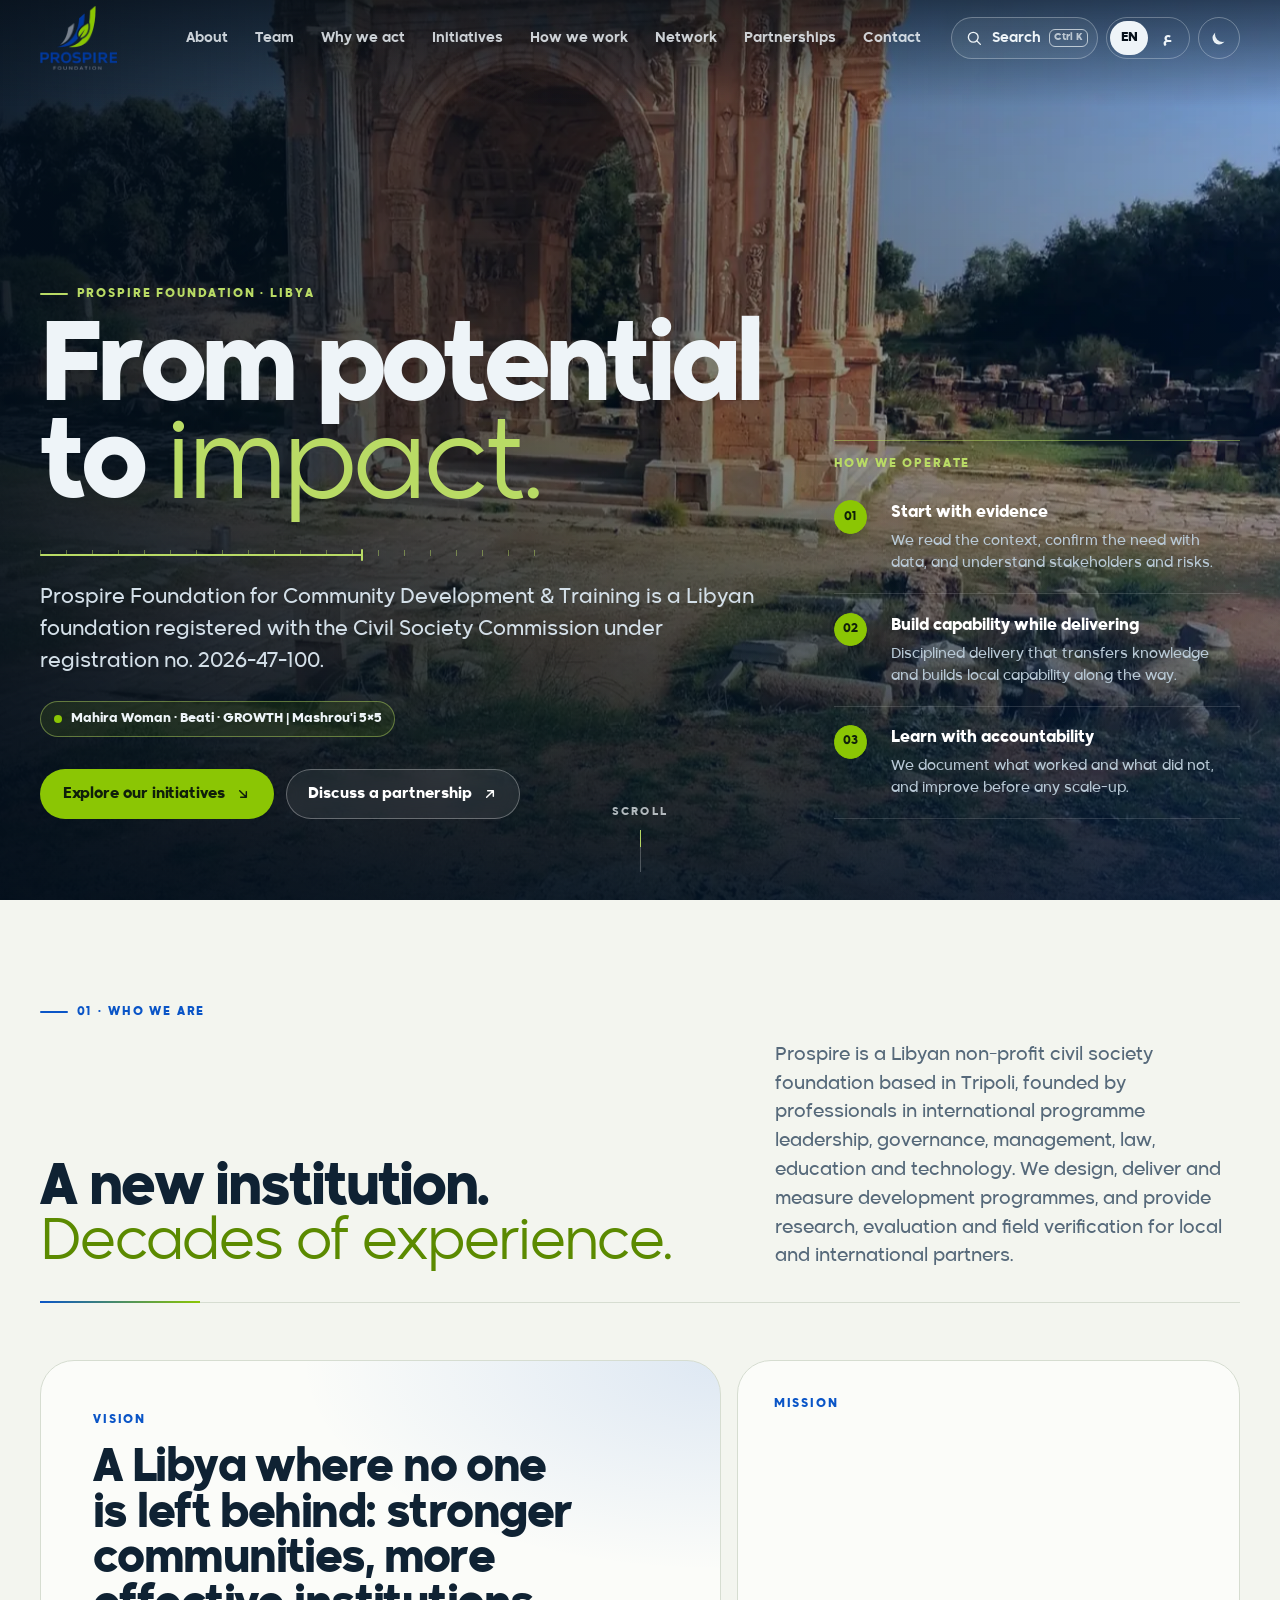
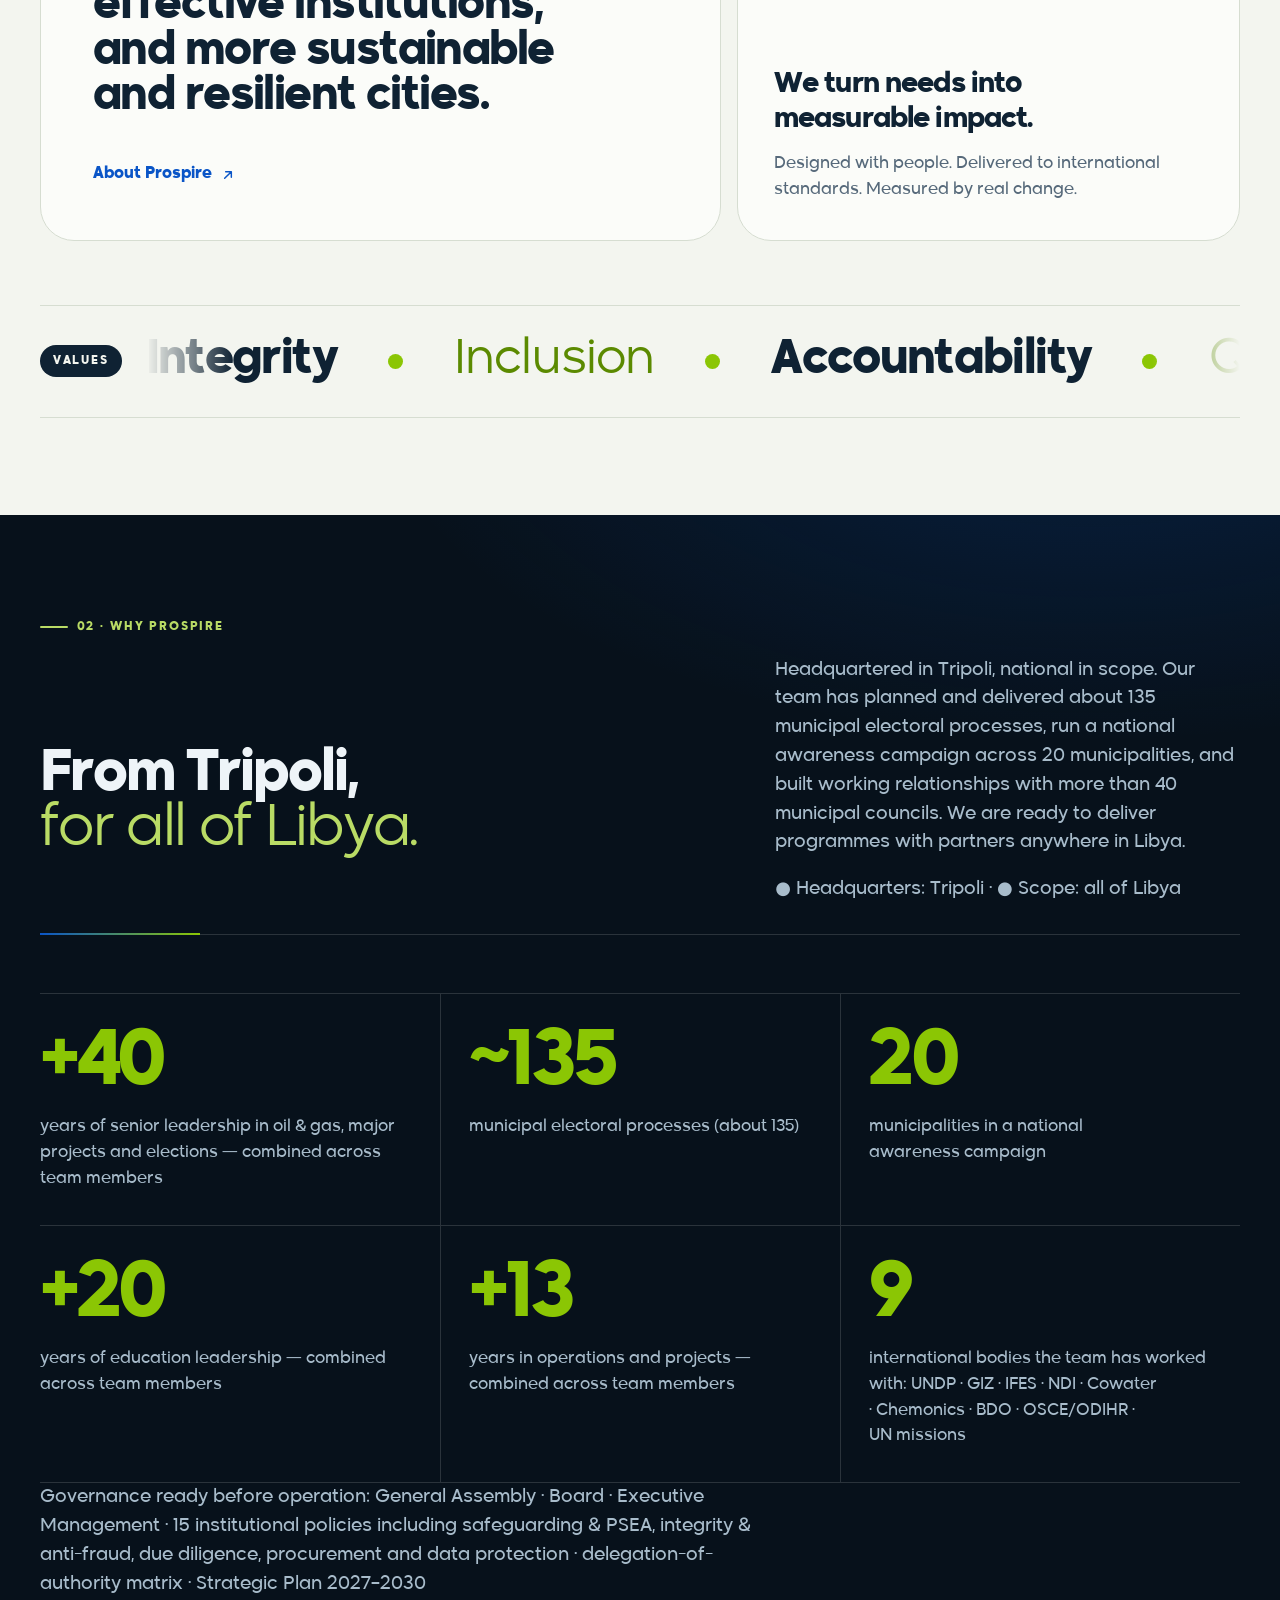
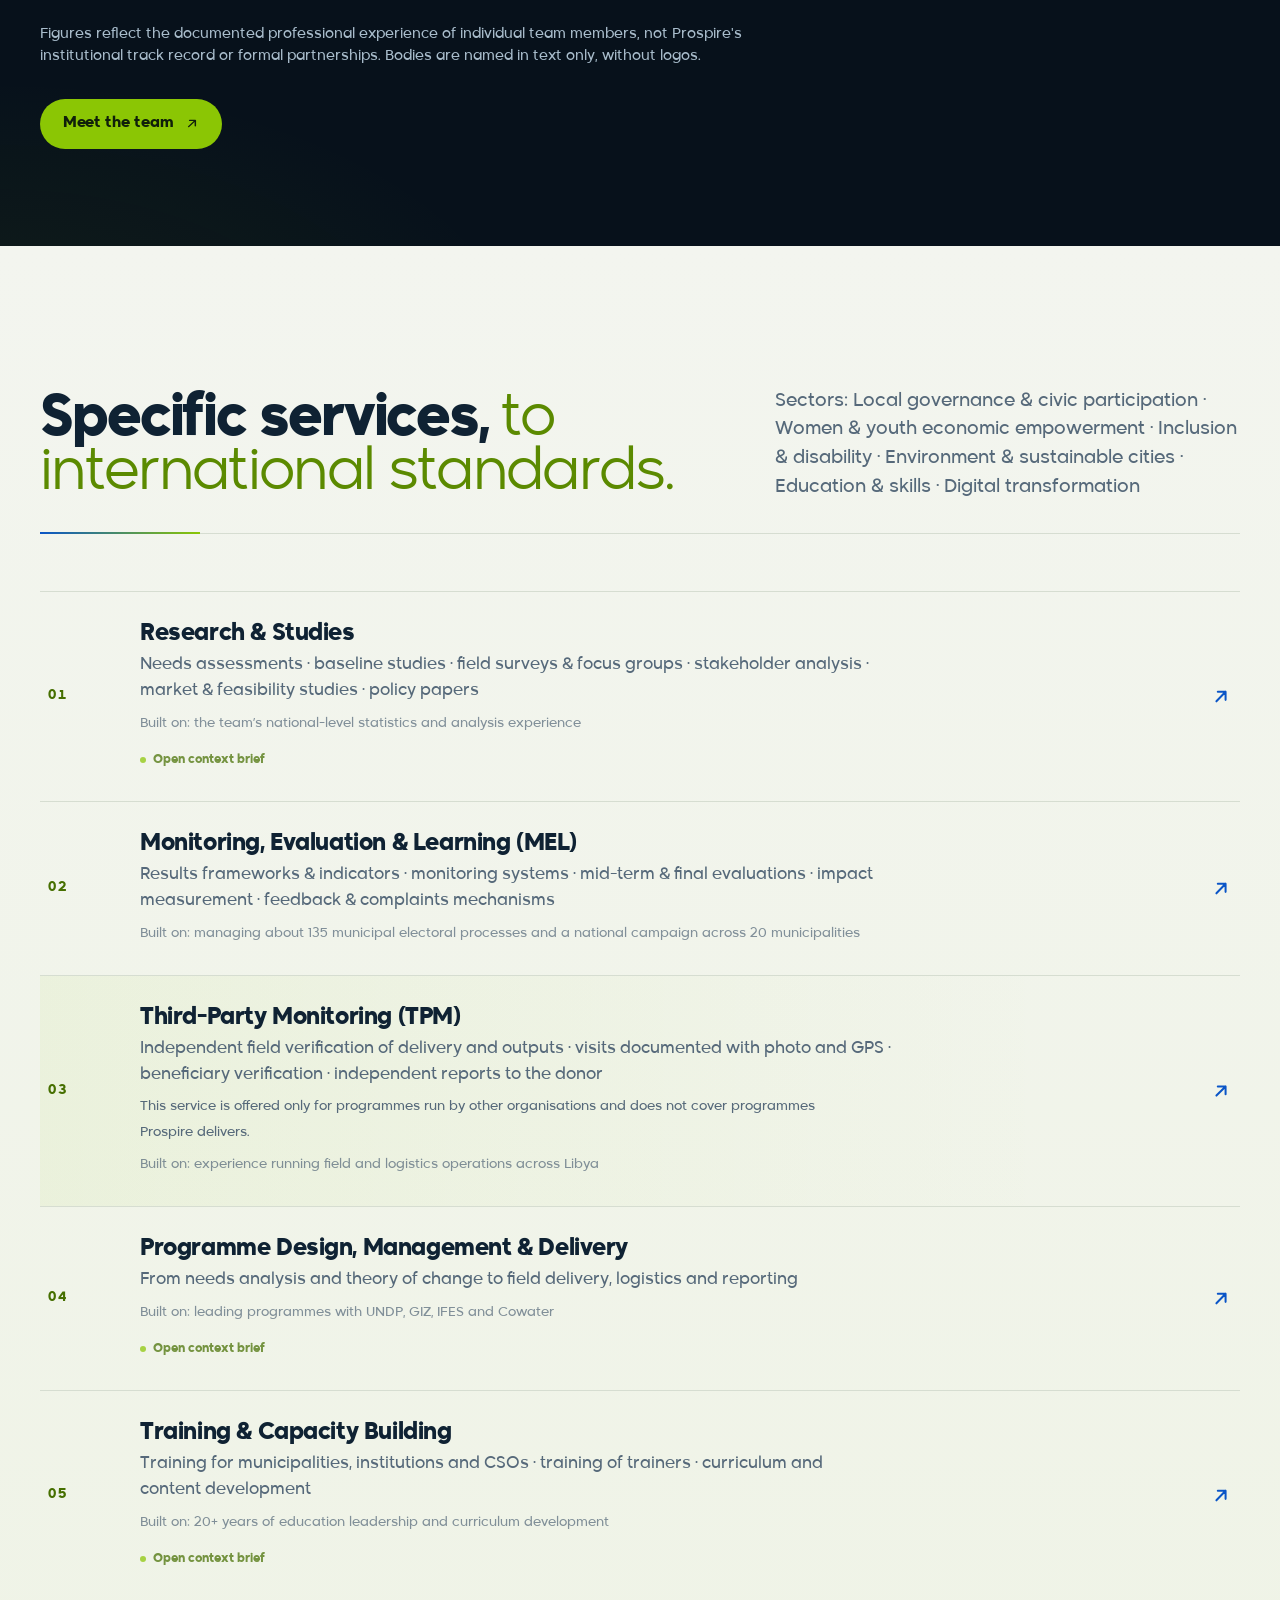
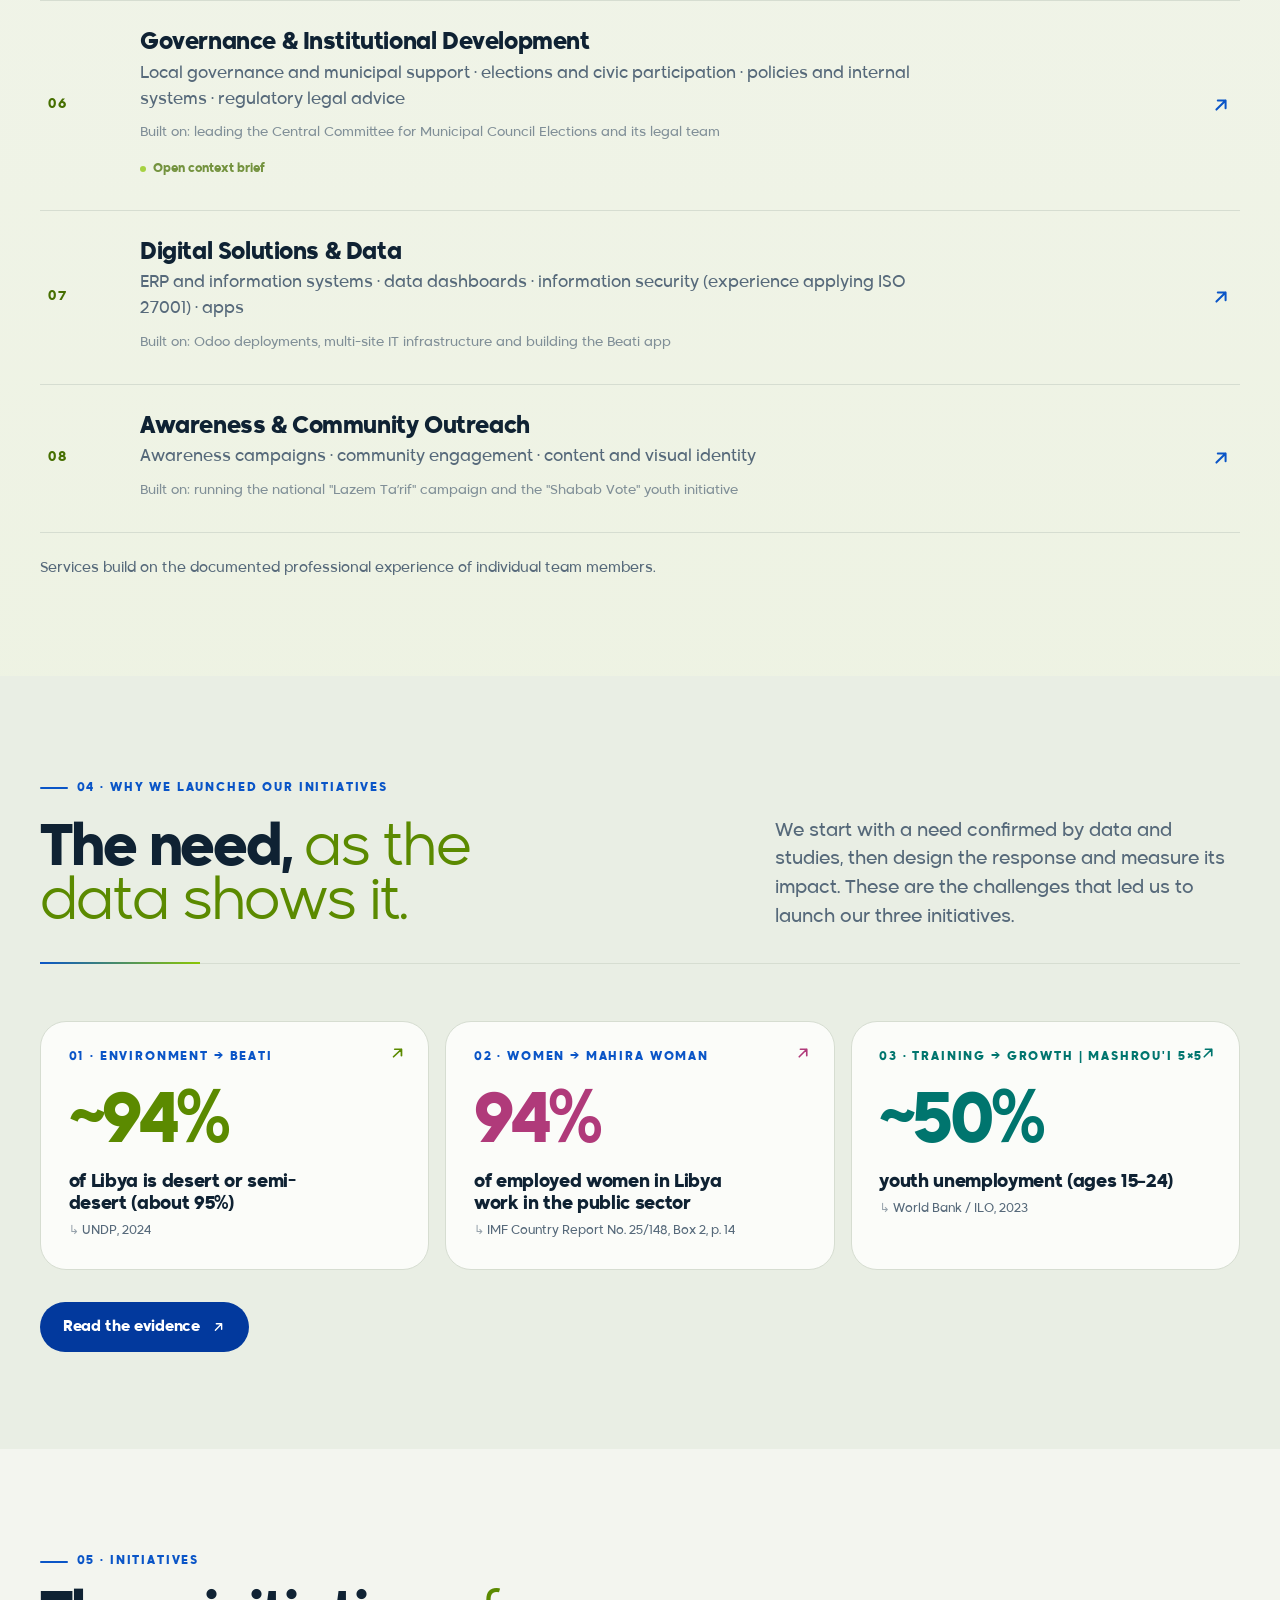
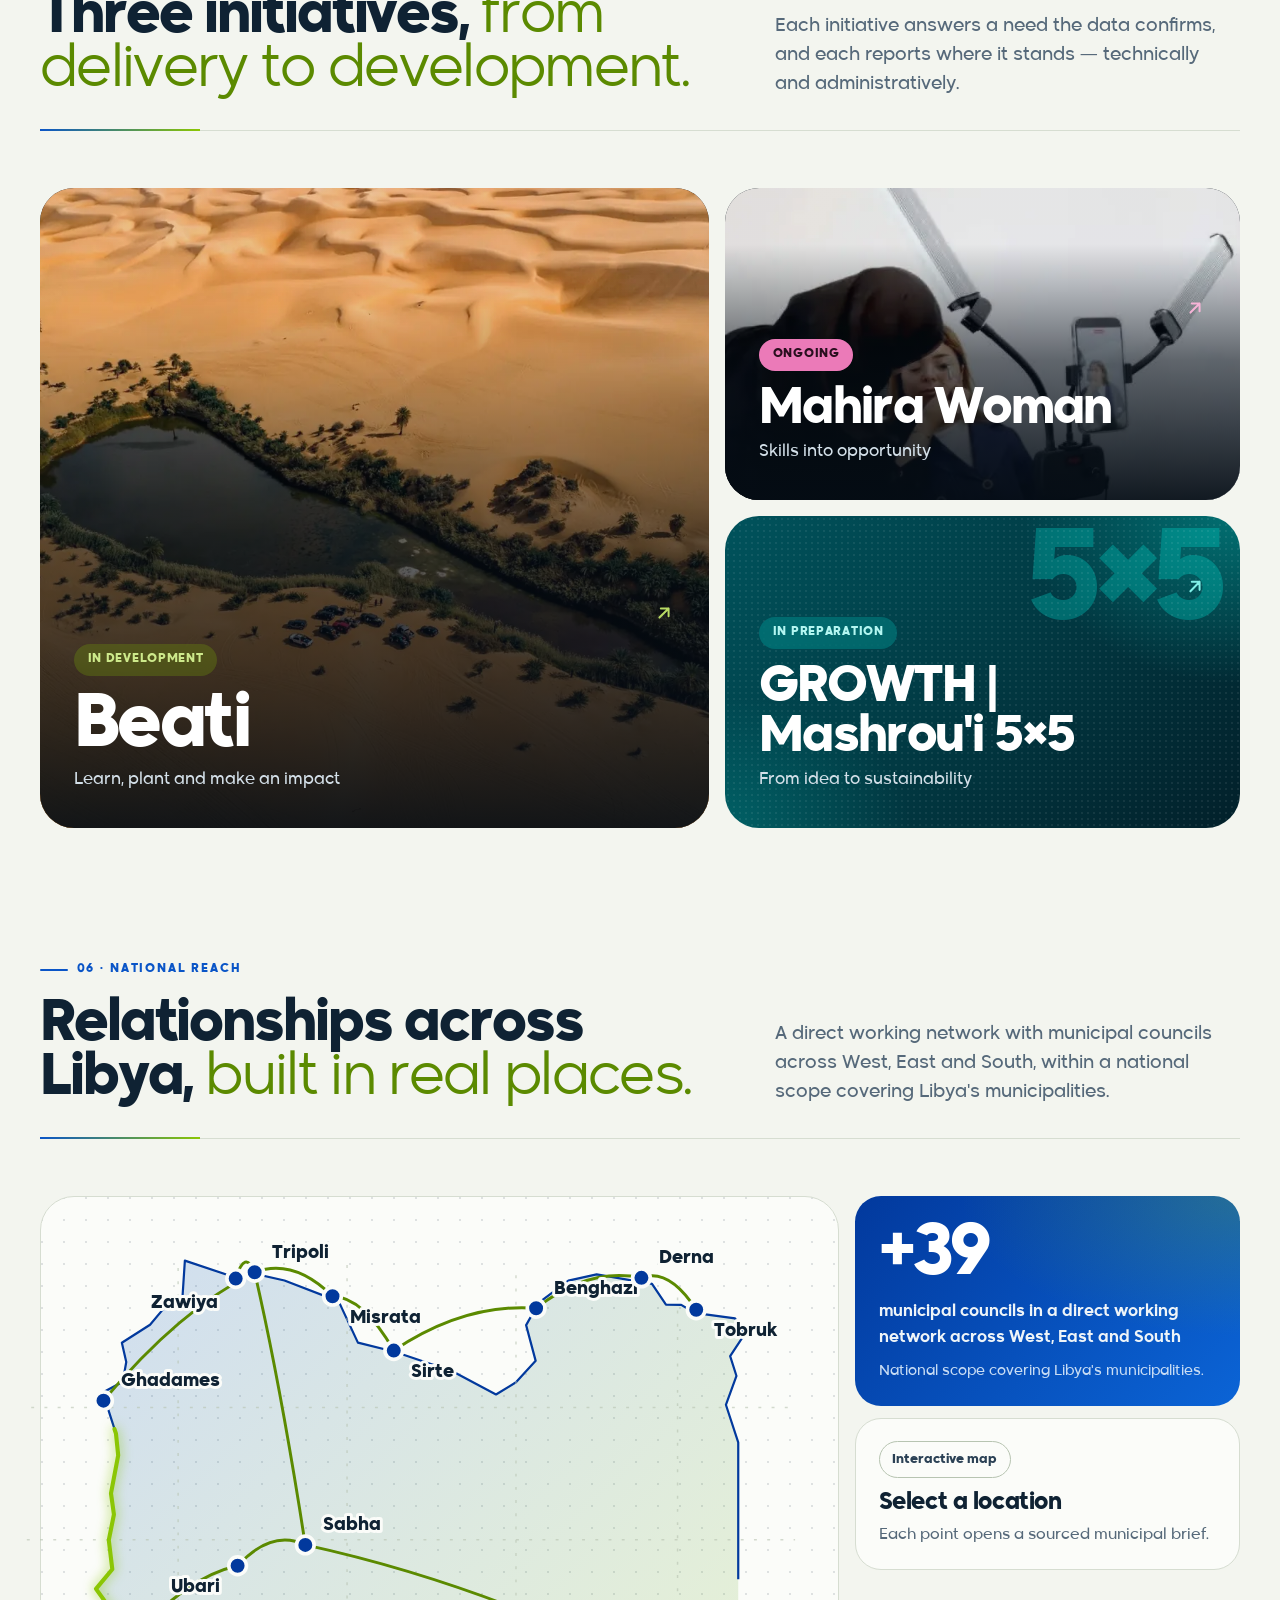
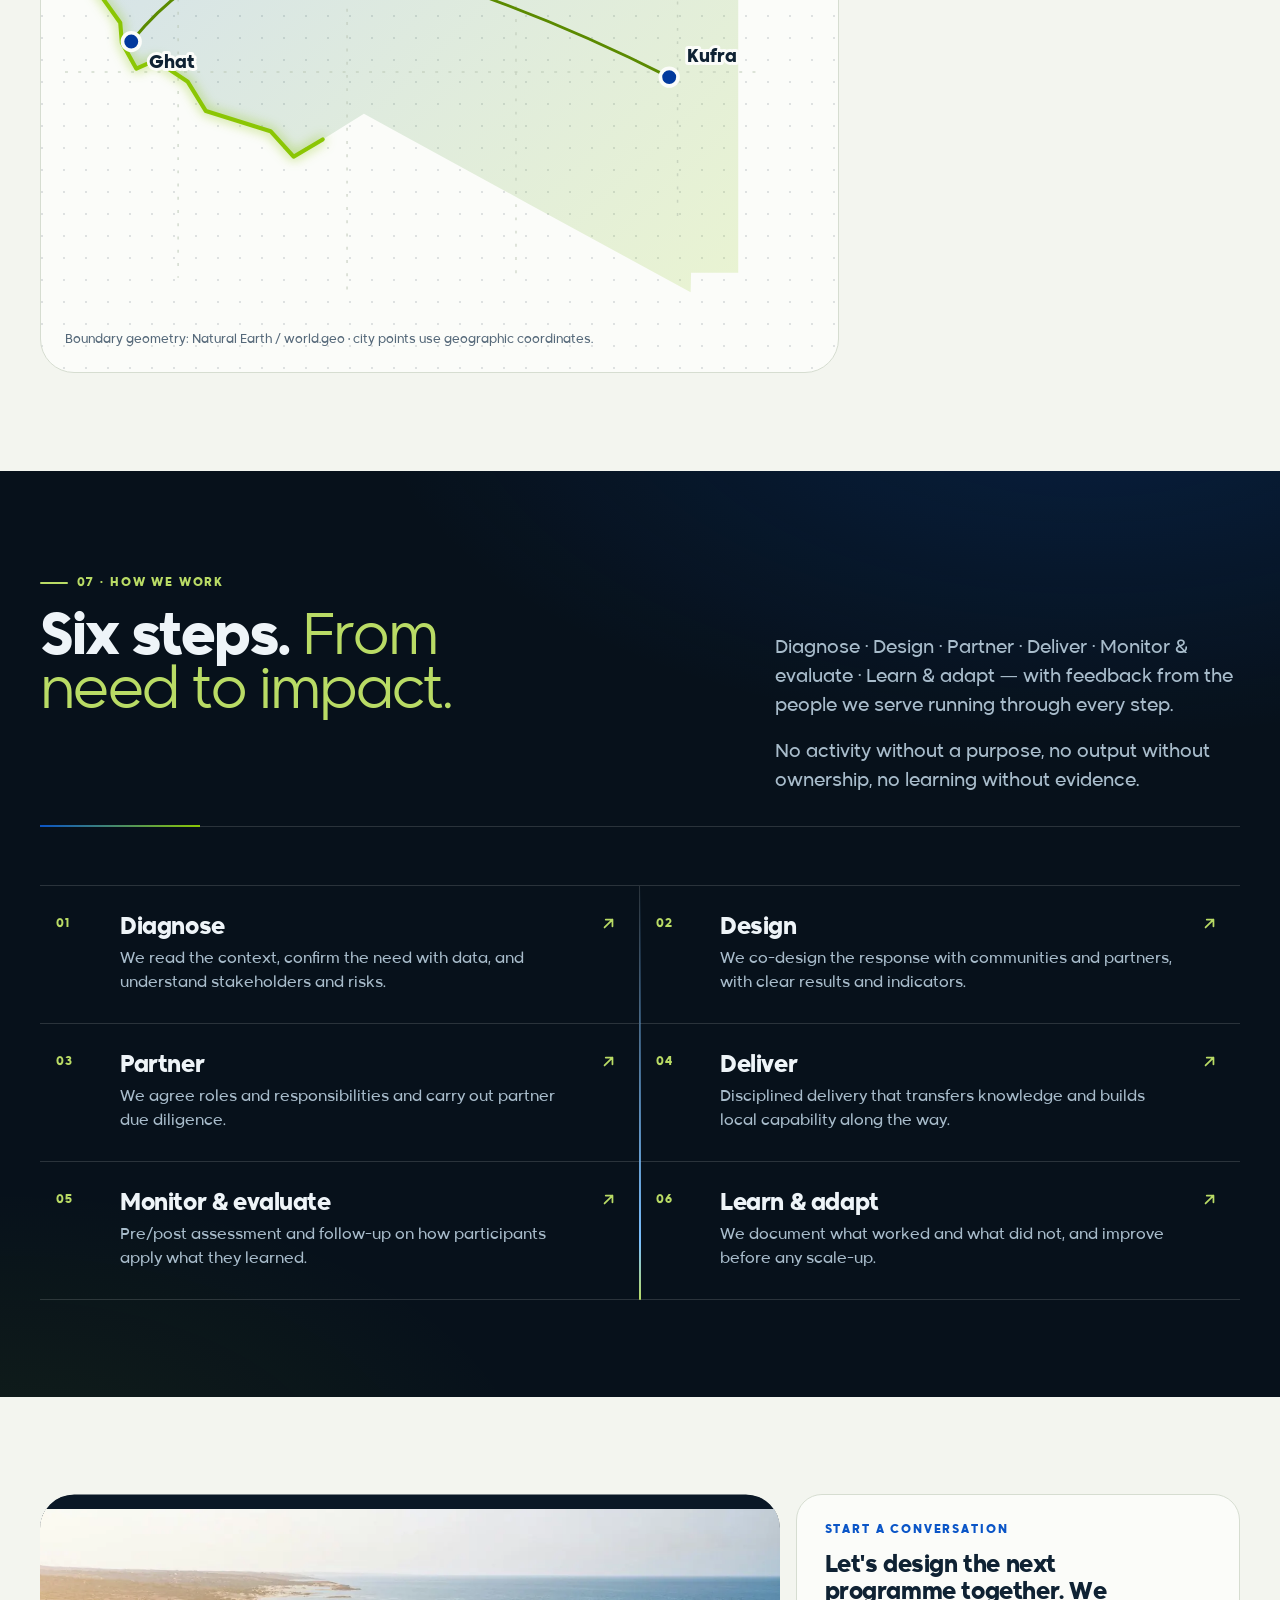
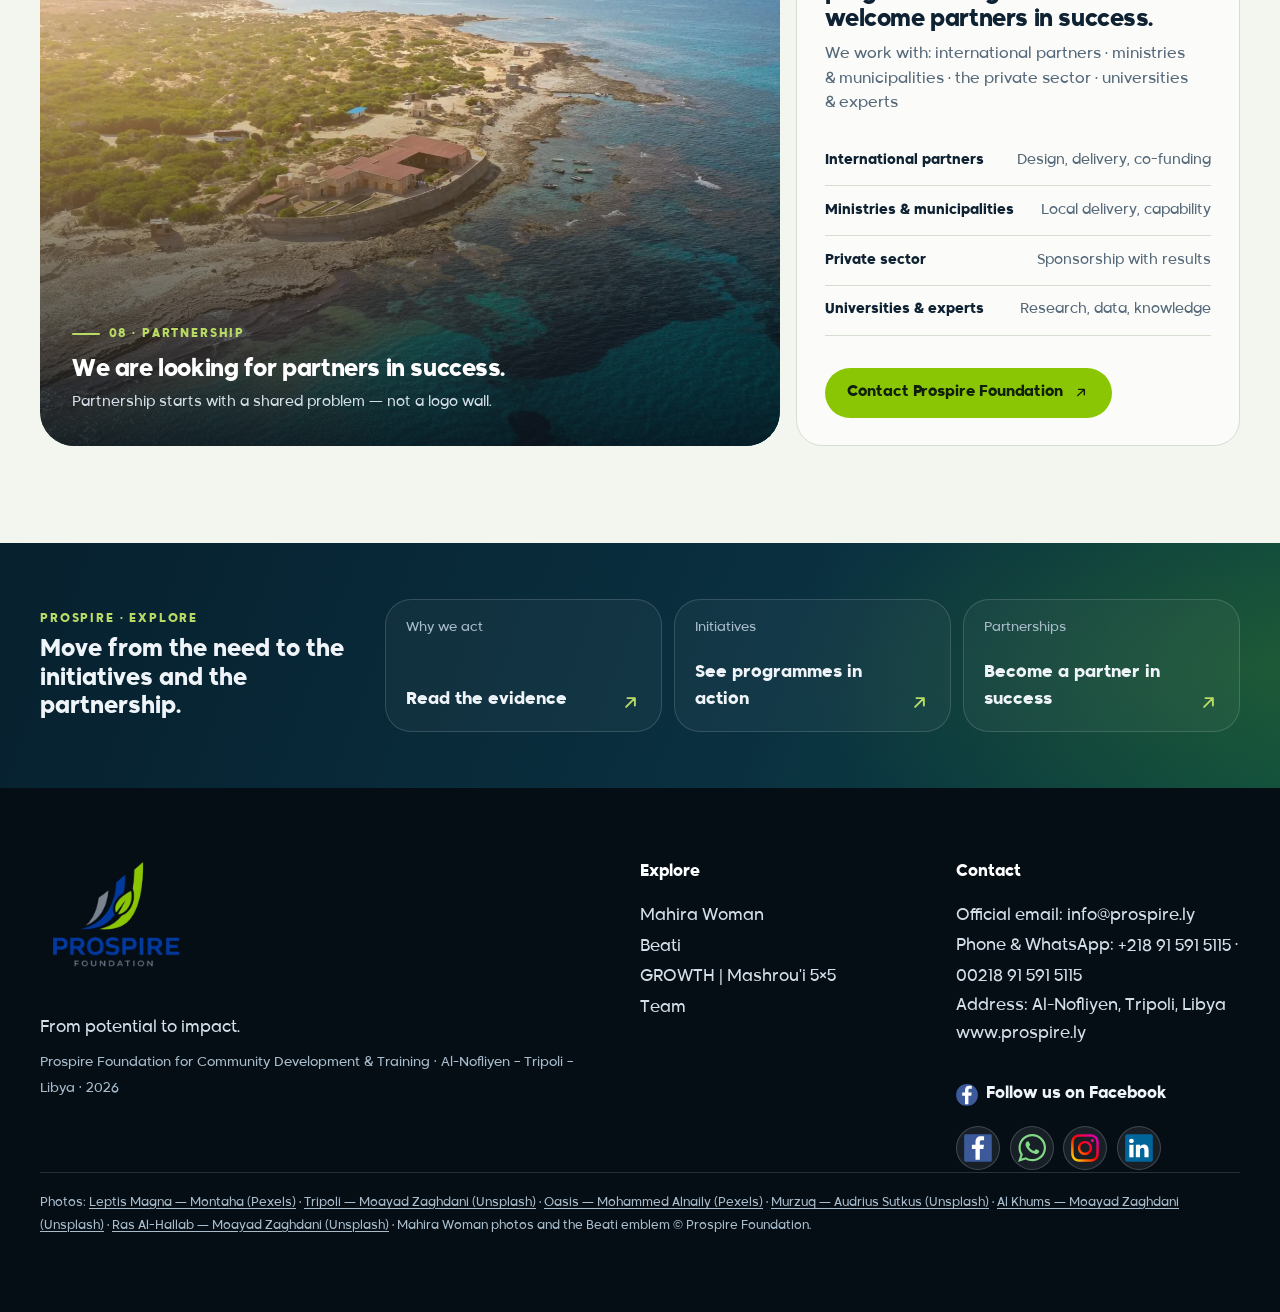
<file: index.html>
<!doctype html> <html lang="en" dir="ltr" data-theme="light" data-route="home"> <head> <meta charset="utf-8"><meta name="robots" content="noindex, nofollow"> <base href="./"> <meta name="viewport" content="width=device-width,initial-scale=1,viewport-fit=cover"> <meta name="theme-color" content="#f3f5ef"> <meta name="color-scheme" content="light dark"> <title>Prospire Foundation for Community Development &amp; Training</title> <meta name="description" content="A Libyan civil society foundation in Tripoli that designs, delivers and measures development programmes: Mahira Woman, Beati and GROWTH | Mashrou'i 5×5."> <link rel="canonical" href="https://www.prospire.ly/"> <link rel="alternate" hreflang="en" href="https://www.prospire.ly/?lang=en"> <link rel="alternate" hreflang="ar" href="https://www.prospire.ly/?lang=ar"> <link rel="alternate" hreflang="x-default" href="https://www.prospire.ly/"> <meta property="og:type" content="website"> <meta property="og:site_name" content="Prospire Foundation · مؤسسة بروسباير"> <meta property="og:title" content="مؤسسة بروسباير للتنمية المجتمعية والتدريب | Prospire Foundation for Community Development &amp; Training"> <meta property="og:description" content="مؤسسة مجتمع مدني ليبية مقرها طرابلس، تصمّم البرامج التنموية وتنفّذها وتقيس أثرها: امرأة ماهرة، بيئتي، وGROWTH | مشروعي 5×5. — A Libyan civil society foundation in Tripoli that designs, delivers and measures development programmes: Mahira Woman, Beati and GROWTH | Mashrou'i 5×5."> <meta property="og:url" content="https://www.prospire.ly/"> <meta property="og:image" content="https://www.prospire.ly/assets/img/og-image.jpg"> <meta property="og:image:width" content="1200"> <meta property="og:image:height" content="630"> <meta property="og:image:alt" content="Prospire Foundation · مؤسسة بروسباير"> <meta property="og:locale" content="en_GB"> <meta property="og:locale:alternate" content="ar_LY"> <meta name="twitter:card" content="summary_large_image"> <link rel="icon" href="favicon.ico"> <link rel="apple-touch-icon" href="assets/img/apple-touch-icon.png"> <link rel="preload" href="assets/fonts/madani-bold.woff2" as="font" type="font/woff2" crossorigin> <link rel="preload" href="assets/fonts/madani-regular.woff2" as="font" type="font/woff2" crossorigin> <script>!function(){var e=document.documentElement,t="en",a=null;try{var r=new URLSearchParams(location.search);r.get("lang")&&localStorage.setItem("prospire-lang",r.get("lang")),r.get("theme")&&localStorage.setItem("prospire-theme",r.get("theme")),t=localStorage.getItem("prospire-lang")||"en",a=localStorage.getItem("prospire-theme")}catch(e){}a||(a=window.matchMedia&&matchMedia("(prefers-color-scheme: dark)").matches?"dark":"light"),e.lang="ar"===t?"ar":"en",e.dir="ar"===t?"rtl":"ltr",e.setAttribute("data-theme","dark"===a?"dark":"light");var o=e.getAttribute("data-route"),l=location.hash,m=!(o&&"home"!==o||l&&0===l.indexOf("#/")&&"#/home"!==l);e.className+=" js"+(m?" is-intro":"")}()</script> <link rel="stylesheet" href="assets/css/styles.css"> </head> <body data-build="V5-SIGNATURE-MOTION"> <a class="skip-link" href="#main"><span data-en>Skip to content</span><span data-ar>تخطَّ إلى المحتوى</span></a> <header class="site-header" id="siteHeader"> <div class="shell header-row"> <a class="brand" href="./" data-label-en="Prospire Foundation — home" data-label-ar="مؤسسة بروسباير — الرئيسية"><img src="assets/img/prospire-logo.png" alt="Prospire Foundation" data-alt-ar="مؤسسة بروسباير" width="500" height="500" decoding="async"></a> <nav class="desktop-nav" data-label-en="Primary" data-label-ar="التنقل الرئيسي"> <span class="nav-indicator" aria-hidden="true"></span><a data-nav="about" href="about/"><span data-en>About</span><span data-ar>عن المؤسسة</span></a><a data-nav="team" href="team/"><span data-en>Team</span><span data-ar>الفريق</span></a><a data-nav="why" href="why/"><span data-en>Why we act</span><span data-ar>لماذا أطلقنا مبادراتنا</span></a><a data-nav="initiatives" href="initiatives/"><span data-en>Initiatives</span><span data-ar>المبادرات</span></a><a data-nav="method" href="method/"><span data-en>How we work</span><span data-ar>كيف نعمل</span></a><a data-nav="network" href="network/"><span data-en>Network</span><span data-ar>الامتداد الوطني</span></a><a data-nav="partnerships" href="partnerships/"><span data-en>Partnerships</span><span data-ar>الشراكات</span></a><a data-nav="contact" href="contact/"><span data-en>Contact</span><span data-ar>التواصل</span></a> </nav> <div class="actions"> <button class="cmdk-trigger" type="button" data-cmdk-open aria-haspopup="dialog" aria-keyshortcuts="Control+K Meta+K" data-label-en="Search pages" data-label-ar="البحث في الصفحات"> <svg viewBox="0 0 24 24" aria-hidden="true"><circle cx="11" cy="11" r="6.5"></circle><path d="m16 16 4.5 4.5"></path></svg><span class="cmdk-trigger-label"><span data-en>Search</span><span data-ar>بحث</span></span><kbd>⌘K</kbd> </button> <div class="lang-switch" role="group" data-label-en="Language" data-label-ar="اللغة"> <span class="lang-thumb" aria-hidden="true"></span> <button class="lang-btn" type="button" data-lang="en" lang="en" aria-label="English">EN</button> <button class="lang-btn" type="button" data-lang="ar" lang="ar" aria-label="العربية">ع</button> </div> <button class="icon-btn theme-toggle" id="themeToggle" type="button" data-label-en="Switch to dark theme" data-label-ar="التبديل إلى الوضع الداكن"> <svg class="theme-icon" viewBox="0 0 24 24" aria-hidden="true"> <mask id="themeMask"><rect width="24" height="24" fill="#fff"></rect><circle class="theme-bite" cx="24" cy="4" r="7" fill="#000"></circle></mask> <circle class="theme-core" cx="12" cy="12" r="5" mask="url(#themeMask)"></circle> <g class="theme-rays"><path d="M12 1.5v2.2M12 20.3v2.2M1.5 12h2.2M20.3 12h2.2M4.6 4.6l1.5 1.5M17.9 17.9l1.5 1.5M4.6 19.4l1.5-1.5M17.9 6.1l1.5-1.5"></path></g> </svg> </button> <button class="icon-btn menu-btn" id="menuToggle" type="button" aria-expanded="false" aria-controls="mobileMenu" data-label-en="Menu" data-label-ar="القائمة"> <span class="menu-lines" aria-hidden="true"><i></i><i></i></span> </button> </div> </div> <div class="scroll-progress" aria-hidden="true"><i></i></div> </header> <nav class="mobile-menu" id="mobileMenu" data-label-en="Menu" data-label-ar="القائمة" inert> <div class="shell mobile-menu-inner"> <a data-nav="about" href="about/"><small>01</small><span data-en>About</span><span data-ar>عن المؤسسة</span><span class="arr" data-arr="e" aria-hidden="true"></span></a><a data-nav="team" href="team/"><small>02</small><span data-en>Team</span><span data-ar>الفريق</span><span class="arr" data-arr="e" aria-hidden="true"></span></a><a data-nav="why" href="why/"><small>03</small><span data-en>Why we act</span><span data-ar>لماذا أطلقنا مبادراتنا</span><span class="arr" data-arr="e" aria-hidden="true"></span></a><a data-nav="initiatives" href="initiatives/"><small>04</small><span data-en>Initiatives</span><span data-ar>المبادرات</span><span class="arr" data-arr="e" aria-hidden="true"></span></a><a data-nav="method" href="method/"><small>05</small><span data-en>How we work</span><span data-ar>كيف نعمل</span><span class="arr" data-arr="e" aria-hidden="true"></span></a><a data-nav="network" href="network/"><small>06</small><span data-en>National network</span><span data-ar>الامتداد الوطني</span><span class="arr" data-arr="e" aria-hidden="true"></span></a><a data-nav="partnerships" href="partnerships/"><small>07</small><span data-en>Partnerships</span><span data-ar>الشراكات</span><span class="arr" data-arr="e" aria-hidden="true"></span></a><a data-nav="contact" href="contact/"><small>08</small><span data-en>Contact</span><span data-ar>التواصل</span><span class="arr" data-arr="e" aria-hidden="true"></span></a> </div> </nav> <button class="global-back" id="globalBack" type="button" hidden> <span class="arr" data-arr="w" aria-hidden="true"></span><span data-en>Back</span><span data-ar>رجوع</span> </button> <main id="main"> <section class="view active" data-view="home"> <section class="hero"> <div class="hero-bg" role="img" data-label-en="Arch at Leptis Magna, Libya (photo: Montaha, Pexels)" data-label-ar="قوس في لبدة الكبرى، ليبيا (تصوير: Montaha، Pexels)"></div> <div class="shell hero-grid"> <div> <div class="kicker"><span data-en>PROSPIRE FOUNDATION · LIBYA</span><span data-ar>مؤسسة بروسباير · ليبيا</span></div> <h1> <span data-en>From potential<br>to <em>impact.</em></span><span data-ar>من الإمكانات<br>إلى <em>الأثر.</em></span> </h1> <div class="measure-rule" aria-hidden="true"><i></i></div> <p class="hero-lead"> <span data-en>Prospire Foundation for Community Development &amp; Training is a Libyan foundation registered with the Civil Society Commission under registration no. 2026-47-100.</span><span data-ar>مؤسسة بروسباير للتنمية المجتمعية والتدريب مؤسسة ليبية مسجّلة لدى مفوضية المجتمع المدني تحت رقم القيد 2026-47-100.</span> </p> <div class="hero-pill-row"> <span class="sustain-pill"><span data-en>Mahira Woman · Beati · GROWTH | Mashrou'i 5×5</span><span data-ar>امرأة ماهرة · بيئتي · GROWTH | مشروعي 5×5</span></span> </div> <div class="hero-actions"> <a class="button primary" href="initiatives/"><span data-en>Explore our initiatives</span><span data-ar>استكشف مبادراتنا</span><span class="arr" data-arr="se" aria-hidden="true"></span></a><a class="button ghost" href="contact/?topic=partnership"><span data-en>Discuss a partnership</span><span data-ar>ناقش فرصة شراكة</span><span class="arr" data-arr="ne" aria-hidden="true"></span></a> </div> </div> <div data-label-en="Prospire operating principles" data-label-ar="مبادئ عمل بروسباير" class="hero-index principles-panel"> <div class="principles-label"><span data-en>HOW WE OPERATE</span><span data-ar>كيف نعمل</span></div> <article class="principle-row"> <span class="principle-no">01</span> <div class="principle-copy"> <b><span data-en>Start with evidence</span><span data-ar>نبدأ بالدليل</span></b><small><span data-en>We read the context, confirm the need with data, and understand stakeholders and risks.</span><span data-ar>نقرأ السياق، ونتحقق من الحاجة بالبيانات، ونفهم أصحاب المصلحة والمخاطر.</span></small> </div> </article> <article class="principle-row"> <span class="principle-no">02</span> <div class="principle-copy"> <b><span data-en>Build capability while delivering</span><span data-ar>نبني القدرة أثناء التنفيذ</span></b><small><span data-en>Disciplined delivery that transfers knowledge and builds local capability along the way.</span><span data-ar>تنفيذ منضبط ينقل المعرفة ويبني القدرات المحلية أثناء العمل.</span></small> </div> </article> <article class="principle-row"> <span class="principle-no">03</span> <div class="principle-copy"> <b><span data-en>Learn with accountability</span><span data-ar>نتعلم بمساءلة</span></b><small><span data-en>We document what worked and what did not, and improve before any scale-up.</span><span data-ar>نوثق ما نجح وما لم ينجح، ونحسّن قبل أي توسع.</span></small> </div> </article> </div> </div> <button class="scroll-cue" type="button" data-scroll-next><span data-en>Scroll</span><span data-ar>مرّر للأسفل</span><i aria-hidden="true"></i></button> </section> <section class="section"> <div class="shell"> <div class="section-head reveal"> <div><span class="section-no"><span data-en>01 · WHO WE ARE</span><span data-ar>01 · من نحن</span></span></div> <div> <h2><span data-en>A new institution. <em>Decades of experience.</em></span><span data-ar>مؤسسة جديدة… <em>وخبرة تمتد عقوداً.</em></span></h2> <p class="lede"> <span data-en>Prospire is a Libyan non-profit civil society foundation based in Tripoli, founded by professionals in international programme leadership, governance, management, law, education and technology. We design, deliver and measure development programmes, and provide research, evaluation and field verification for local and international partners.</span><span data-ar>بروسباير مؤسسة مجتمع مدني ليبية غير ربحية مقرها طرابلس، أسسها فريق من المختصين في قيادة البرامج الدولية والحوكمة والإدارة والقانون والتعليم والتقنية. نصمّم البرامج التنموية وننفّذها ونقيس أثرها، ونقدّم الدراسات والتقييم والتحقق الميداني للشركاء المحليين والدوليين.</span> </p> </div> </div> <div class="identity-editorial reveal"> <article class="identity-feature"> <span class="num"><span data-en>VISION</span><span data-ar>الرؤية</span></span> <h3><span data-en>A Libya where no one is left behind: stronger communities, more effective institutions, and more sustainable and resilient cities.</span><span data-ar>ليبيا لا يُترك فيها أحد خلف الركب: مجتمعات أكثر قدرة، ومؤسسات أكثر فاعلية، ومدن أكثر استدامة ومرونة.</span></h3> <a class="text-link" href="about/"><span data-en>About Prospire</span><span data-ar>عن بروسباير</span><span class="arr" data-arr="ne" aria-hidden="true"></span></a> </article> <div class="identity-stack"> <article class="identity-panel"> <span class="num"><span data-en>MISSION</span><span data-ar>الرسالة</span></span> <h3><span data-en>We turn needs into measurable impact.</span><span data-ar>نحوّل الاحتياج إلى أثر يُقاس.</span></h3><p><span data-en>Designed with people. Delivered to international standards. Measured by real change.</span><span data-ar>نصمّم مع الناس، وننفّذ بمعايير دولية، ونقيس ما تغيّر فعلاً.</span></p> </article> </div> </div> <div class="values-band reveal" role="group" data-label-en="Values" data-label-ar="القيم"> <span class="values-label"><span data-en>VALUES</span><span data-ar>القيم</span></span> <div class="marquee" data-marquee> <ul class="marquee-list"> <li><span data-en>Integrity</span><span data-ar>النزاهة</span></li> <li><span data-en>Inclusion</span><span data-ar>الشمول</span></li> <li><span data-en>Accountability</span><span data-ar>المساءلة</span></li> <li><span data-en>Quality &amp; learning</span><span data-ar>الجودة والتعلّم</span></li> <li><span data-en>Sustainability</span><span data-ar>الاستدامة</span></li> </ul> </div> </div> </div> </section> <section class="section dark"> <div class="shell"> <div class="section-head reveal"> <div><span class="section-no"><span data-en>02 · WHY PROSPIRE</span><span data-ar>02 · لماذا نحن</span></span></div> <div> <h2><span data-en>From Tripoli, <em>for all of Libya.</em></span><span data-ar>من طرابلس… <em>إلى كل ليبيا.</em></span></h2> <p class="lede"><span data-en>Headquartered in Tripoli, national in scope. Our team has planned and delivered about 135 municipal electoral processes, run a national awareness campaign across 20 municipalities, and built working relationships with more than 40 municipal councils. We are ready to deliver programmes with partners anywhere in Libya.</span><span data-ar>مقرنا في طرابلس، ونطاق عملنا وطني. خطّط فريقنا ونفّذ نحو 135 عملية انتخابية بلدية، وأدار حملة توعية وطنية في 20 بلدية، وبنى شبكة عمل مع أكثر من 40 مجلساً بلدياً؛ ونحن جاهزون لتنفيذ البرامج مع الشركاء في أي منطقة من ليبيا.</span></p> <p class="lede"><span data-en>● Headquarters: Tripoli · ● Scope: all of Libya</span><span data-ar>● المقر: طرابلس · ● نطاق العمل: كل ليبيا</span></p> </div> </div> <div class="team-numbers"> <div class="tn"><strong>+40</strong><p><span data-en>years of senior leadership in oil &amp; gas, major projects and elections — combined across team members</span><span data-ar>عاماً من القيادة العليا في النفط والغاز والمشروعات الكبرى والانتخابات — مجتمعةً لدى أعضاء الفريق</span></p></div> <div class="tn"><strong>~135</strong><p><span data-en>municipal electoral processes (about 135)</span><span data-ar>عملية انتخابية بلدية (نحو 135)</span></p></div> <div class="tn"><strong>20</strong><p><span data-en>municipalities in a national awareness campaign</span><span data-ar>بلدية في حملة توعية وطنية</span></p></div> <div class="tn"><strong>+20</strong><p><span data-en>years of education leadership — combined across team members</span><span data-ar>عاماً في القيادة التعليمية — مجتمعةً لدى أعضاء الفريق</span></p></div> <div class="tn"><strong>+13</strong><p><span data-en>years in operations and projects — combined across team members</span><span data-ar>عاماً في العمليات والمشاريع — مجتمعةً لدى أعضاء الفريق</span></p></div> <div class="tn"><strong>9</strong><p><span data-en>international bodies the team has worked with: UNDP · GIZ · IFES · NDI · Cowater · Chemonics · BDO · OSCE/ODIHR · UN missions</span><span data-ar>جهات دولية عمل معها الفريق: UNDP · GIZ · IFES · NDI · Cowater · Chemonics · BDO · OSCE/ODIHR · بعثات الأمم المتحدة</span></p></div> </div> <p class="lede"><span data-en>Governance ready before operation: General Assembly · Board · Executive Management · 15 institutional policies including safeguarding &amp; PSEA, integrity &amp; anti-fraud, due diligence, procurement and data protection · delegation-of-authority matrix · Strategic Plan 2027–2030</span><span data-ar>حوكمة جاهزة قبل التشغيل: جمعية عمومية · مجلس إدارة · إدارة تنفيذية · 15 سياسة مؤسسية منها الحماية ومنع الاستغلال، والنزاهة ومكافحة الاحتيال، والعناية الواجبة، والمشتريات، وحماية البيانات · مصفوفة صلاحيات · خطة استراتيجية 2027–2030</span></p> <p class="fine-note"><span data-en>Figures reflect the documented professional experience of individual team members, not Prospire's institutional track record or formal partnerships. Bodies are named in text only, without logos.</span><span data-ar>الأرقام خبرات مهنية موثقة لأعضاء الفريق بصفتهم الفردية، ولا تمثل سجلاً تنفيذياً لبروسباير ولا شراكات رسمية مع الجهات المذكورة. تُكتب أسماء الجهات نصاً دون شعارات.</span></p> <div class="section-cta"><a class="button primary" href="team/"><span data-en>Meet the team</span><span data-ar>تعرّف على الفريق</span><span class="arr" data-arr="ne" aria-hidden="true"></span></a></div> </div> </section> <section class="section services-preview"> <div class="shell"> <div class="section-head reveal"> <div><span class="section-no"><span data-en>03 · WHAT WE OFFER</span><span data-ar>03 · ماذا نقدّم</span></span></div> <div> <h2><span data-en>Specific services, <em>to international standards.</em></span><span data-ar>خدمات محددة… <em>بمعايير الجهات الدولية.</em></span></h2> <p class="lede"><span data-en>Sectors: Local governance &amp; civic participation · Women &amp; youth economic empowerment · Inclusion &amp; disability · Environment &amp; sustainable cities · Education &amp; skills · Digital transformation</span><span data-ar>القطاعات: الحوكمة المحلية والمشاركة المدنية · التمكين الاقتصادي للمرأة والشباب · الإدماج والإعاقة · البيئة والمدن المستدامة · التعليم وتنمية المهارات · التحول الرقمي</span></p> </div> </div> <div class="service-editorial reveal"> <a class="service-row" href="contact/?topic=programme"><span class="service-no">01</span> <div> <h3><span data-en>Research &amp; Studies</span><span data-ar>الدراسات والبحوث</span></h3> <p><span data-en>Needs assessments · baseline studies · field surveys &amp; focus groups · stakeholder analysis · market &amp; feasibility studies · policy papers</span><span data-ar>تقييم الاحتياجات · دراسات خط الأساس · المسوح الميدانية ومجموعات التركيز · تحليل أصحاب المصلحة · دراسات السوق والجدوى · أوراق السياسات</span></p> <p class="service-basis"><small><span data-en>Built on: the team’s national-level statistics and analysis experience</span><span data-ar>يستند إلى: خبرة الفريق في الإحصاء والتحليل على المستوى الوطني</span></small></p> </div> <span class="service-arrow arr" data-arr="ne" aria-hidden="true"></span></a> <a class="service-row" href="contact/?topic=programme"><span class="service-no">02</span> <div> <h3><span data-en>Monitoring, Evaluation &amp; Learning (MEL)</span><span data-ar>المتابعة والتقييم والتعلّم (MEL)</span></h3> <p><span data-en>Results frameworks &amp; indicators · monitoring systems · mid-term &amp; final evaluations · impact measurement · feedback &amp; complaints mechanisms</span><span data-ar>أطر النتائج والمؤشرات · أنظمة المتابعة · التقييم المرحلي والنهائي · قياس الأثر · آليات التغذية الراجعة والشكاوى</span></p> <p class="service-basis"><small><span data-en>Built on: managing about 135 municipal electoral processes and a national campaign across 20 municipalities</span><span data-ar>يستند إلى: إدارة نحو 135 عملية انتخابية بلدية وحملة وطنية في 20 بلدية</span></small></p> </div> <span class="service-arrow arr" data-arr="ne" aria-hidden="true"></span></a> <a class="service-row featured" href="contact/?topic=programme"><span class="service-no">03</span> <div> <h3><span data-en>Third-Party Monitoring (TPM)</span><span data-ar>التحقق والمتابعة من طرف ثالث (TPM)</span></h3> <p><span data-en>Independent field verification of delivery and outputs · visits documented with photo and GPS · beneficiary verification · independent reports to the donor</span><span data-ar>التحقق الميداني المستقل من التنفيذ والمخرجات · زيارات موثقة بالصور والإحداثيات · التحقق من المستفيدين · تقارير مستقلة للجهة المانحة</span></p> <p class="service-scope"><small><span data-en>This service is offered only for programmes run by other organisations and does not cover programmes Prospire delivers.</span><span data-ar>الخدمة تُقدَّم لبرامج جهات أخرى فقط ولا تشمل برامج تنفذها بروسباير.</span></small></p> <p class="service-basis"><small><span data-en>Built on: experience running field and logistics operations across Libya</span><span data-ar>يستند إلى: خبرة في إدارة عمليات ميدانية ولوجستية على مستوى ليبيا</span></small></p> </div> <span class="service-arrow arr" data-arr="ne" aria-hidden="true"></span></a> <a class="service-row" href="contact/?topic=programme"><span class="service-no">04</span> <div> <h3><span data-en>Programme Design, Management &amp; Delivery</span><span data-ar>تصميم البرامج وإدارتها وتنفيذها</span></h3> <p><span data-en>From needs analysis and theory of change to field delivery, logistics and reporting</span><span data-ar>من تحليل الاحتياج ونظرية التغيير إلى التنفيذ الميداني واللوجستيات والتقارير</span></p> <p class="service-basis"><small><span data-en>Built on: leading programmes with UNDP, GIZ, IFES and Cowater</span><span data-ar>يستند إلى: قيادة برامج مع UNDP وGIZ وIFES وCowater</span></small></p> </div> <span class="service-arrow arr" data-arr="ne" aria-hidden="true"></span></a> <a class="service-row" href="contact/?topic=programme"><span class="service-no">05</span> <div> <h3><span data-en>Training &amp; Capacity Building</span><span data-ar>التدريب وبناء القدرات</span></h3> <p><span data-en>Training for municipalities, institutions and CSOs · training of trainers · curriculum and content development</span><span data-ar>تدريب البلديات والمؤسسات ومنظمات المجتمع المدني · تدريب المدربين · تطوير المناهج والمحتوى التدريبي</span></p> <p class="service-basis"><small><span data-en>Built on: 20+ years of education leadership and curriculum development</span><span data-ar>يستند إلى: أكثر من 20 عاماً في القيادة التعليمية وتطوير المناهج</span></small></p> </div> <span class="service-arrow arr" data-arr="ne" aria-hidden="true"></span></a> <a class="service-row" href="contact/?topic=programme"><span class="service-no">06</span> <div> <h3><span data-en>Governance &amp; Institutional Development</span><span data-ar>الحوكمة والتطوير المؤسسي</span></h3> <p><span data-en>Local governance and municipal support · elections and civic participation · policies and internal systems · regulatory legal advice</span><span data-ar>الحوكمة المحلية ودعم البلديات · الانتخابات والمشاركة المدنية · السياسات والأنظمة الداخلية · الاستشارات القانونية التنظيمية</span></p> <p class="service-basis"><small><span data-en>Built on: leading the Central Committee for Municipal Council Elections and its legal team</span><span data-ar>يستند إلى: قيادة اللجنة المركزية لانتخابات المجالس البلدية وفريقها القانوني</span></small></p> </div> <span class="service-arrow arr" data-arr="ne" aria-hidden="true"></span></a> <a class="service-row" href="contact/?topic=programme"><span class="service-no">07</span> <div> <h3><span data-en>Digital Solutions &amp; Data</span><span data-ar>الحلول الرقمية والبيانات</span></h3> <p><span data-en>ERP and information systems · data dashboards · information security (experience applying ISO 27001) · apps</span><span data-ar>أنظمة ERP ونظم المعلومات · لوحات البيانات · أمن المعلومات (خبرة في تطبيق معيار ISO 27001) · التطبيقات</span></p> <p class="service-basis"><small><span data-en>Built on: Odoo deployments, multi-site IT infrastructure and building the Beati app</span><span data-ar>يستند إلى: تنفيذ أنظمة Odoo وإدارة بنى تقنية متعددة المواقع وتطوير تطبيق «بيئتي»</span></small></p> </div> <span class="service-arrow arr" data-arr="ne" aria-hidden="true"></span></a> <a class="service-row" href="contact/?topic=programme"><span class="service-no">08</span> <div> <h3><span data-en>Awareness &amp; Community Outreach</span><span data-ar>التوعية والتواصل المجتمعي</span></h3> <p><span data-en>Awareness campaigns · community engagement · content and visual identity</span><span data-ar>حملات التوعية · إشراك المجتمع · المحتوى والهوية البصرية</span></p> <p class="service-basis"><small><span data-en>Built on: running the national "Lazem Ta’rif" campaign and the "Shabab Vote" youth initiative</span><span data-ar>يستند إلى: إدارة حملة «لازم تعرف» الوطنية ومبادرة «Shabab Vote»</span></small></p> </div> <span class="service-arrow arr" data-arr="ne" aria-hidden="true"></span></a> </div> <p class="fine-note"><span data-en>Services build on the documented professional experience of individual team members.</span><span data-ar>تستند الخدمات إلى الخبرات المهنية الموثقة لأعضاء الفريق بصفتهم الفردية.</span></p> </div> </section> <section class="section soft"> <div class="shell"> <div class="section-head reveal"> <div><span class="section-no"><span data-en>04 · WHY WE LAUNCHED OUR INITIATIVES</span><span data-ar>04 · لماذا أطلقنا مبادراتنا؟</span></span></div> <div> <h2><span data-en>The need, <em>as the data shows it.</em></span><span data-ar>الحاجة <em>كما تثبتها البيانات.</em></span></h2> <p class="lede"><span data-en>We start with a need confirmed by data and studies, then design the response and measure its impact. These are the challenges that led us to launch our three initiatives.</span><span data-ar>نبدأ بحاجة تثبتها البيانات والدراسات، ثم نصمم الاستجابة ونقيس أثرها. هذه هي التحديات التي دفعتنا إلى إطلاق مبادراتنا الثلاث.</span></p> </div> </div> <div class="grid g3 why-teasers"> <article class="card link why-card env" data-route="why"> <span class="num"><span data-en>01 · ENVIRONMENT → BEATI</span><span data-ar>01 · البيئة ← بيئتي</span></span> <strong class="why-big">~95%</strong> <h3><span data-en>of Libya is desert or semi-desert (about 95%)</span><span data-ar>من أراضي ليبيا صحراوية أو شبه صحراوية (نحو 95%)</span></h3> <small class="src">UNDP, 2024</small> <span class="arrow arr" data-arr="ne" aria-hidden="true"></span> </article> <article class="card link why-card women" data-route="why"> <span class="num"><span data-en>02 · WOMEN → MAHIRA WOMAN</span><span data-ar>02 · المرأة ← امرأة ماهرة</span></span> <strong class="why-big">95%</strong> <h3><span data-en>of employed women in Libya work in the public sector</span><span data-ar>من النساء العاملات في ليبيا يعملن في القطاع العام</span></h3> <small class="src">IMF Country Report No. 25/148, Box 2, p. 14</small> <span class="arrow arr" data-arr="ne" aria-hidden="true"></span> </article> <article class="card link why-card train" data-route="why"> <span class="num"><span data-en>03 · TRAINING → GROWTH | MASHROU'I 5×5</span><span data-ar>03 · التدريب ← GROWTH | مشروعي 5×5</span></span> <strong class="why-big">~50%</strong> <h3><span data-en>youth unemployment (ages 15–24)</span><span data-ar>بطالة الشباب (15–24 سنة)</span></h3> <small class="src">World Bank / ILO, 2023</small> <span class="arrow arr" data-arr="ne" aria-hidden="true"></span> </article> </div> <div class="section-cta"><a class="button blue" href="why/"><span data-en>Read the evidence</span><span data-ar>اقرأ الأدلة</span><span class="arr" data-arr="ne" aria-hidden="true"></span></a></div> </div> </section> <section class="section"> <div class="shell"> <div class="section-head reveal"> <div><span class="section-no"><span data-en>05 · INITIATIVES</span><span data-ar>05 · المبادرات</span></span></div> <div> <h2><span data-en>Three initiatives, <em>from delivery to development.</em></span><span data-ar>ثلاث مبادرات… <em>من التنفيذ إلى التطوير.</em></span></h2> <p class="lede"><span data-en>Each initiative answers a need the data confirms, and each reports where it stands — technically and administratively.</span><span data-ar>كل مبادرة تستجيب لحاجة تثبتها البيانات، وتوضح أين وصلت فنيًا وإداريًا.</span></p> </div> </div> <div class="init-grid"> <article class="init-card init-card--beati" data-route="beati"> <img src="assets/img/beati-oasis.webp" alt="Oasis lake among sand dunes in Libya" data-alt-ar="بحيرة واحة بين الكثبان الرملية في ليبيا" loading="lazy" decoding="async"> <div class="init-copy"> <span class="status"><span data-en data-field="beati.status_badge.en">In development</span><span data-ar data-field="beati.status_badge.ar">قيد التطوير</span></span> <h3><span data-en>Beati</span><span data-ar>بيئتي</span></h3> <p><span data-en>Learn, plant and make an impact</span><span data-ar>تعلّم، ازرع، واصنع أثرًا</span></p> <span class="arrow arr" data-arr="ne" aria-hidden="true"></span> </div> </article> <article class="init-card init-card--mahira" data-route="mahira"> <img src="assets/img/mahira-practice.webp" alt="Practical makeup training during the initiative" data-alt-ar="تدريب عملي على المكياج خلال المبادرة" loading="lazy" decoding="async"> <div class="init-copy"> <span class="status"><span data-en data-field="mahira-woman.status_badge.en">Ongoing</span><span data-ar data-field="mahira-woman.status_badge.ar">جارية</span></span> <h3><span data-en>Mahira Woman</span><span data-ar>امرأة ماهرة</span></h3> <p><span data-en>Skills into opportunity</span><span data-ar>من المهارة إلى الفرصة</span></p> <span class="arrow arr" data-arr="ne" aria-hidden="true"></span> </div> </article> <article class="init-card init-card--five" data-route="mashroui"> <div class="five-mark" aria-hidden="true">5×5</div> <div class="init-copy"> <span class="status"><span data-en data-field="mashroui-5x5.status_badge.en">In preparation</span><span data-ar data-field="mashroui-5x5.status_badge.ar">قيد التحضير</span></span> <h3><span data-en>GROWTH | Mashrou'i 5×5</span><span data-ar>GROWTH | مشروعي 5×5</span></h3> <p><span data-en>From idea to sustainability</span><span data-ar>من الفكرة إلى الاستدامة</span></p> <span class="arrow arr" data-arr="ne" aria-hidden="true"></span> </div> </article> </div> </div> </section> <section class="section"> <div class="shell"> <div class="section-head reveal"> <div><span class="section-no"><span data-en>06 · NATIONAL REACH</span><span data-ar>06 · الامتداد الوطني</span></span></div> <div> <h2><span data-en>Relationships across Libya, <em>built in real places.</em></span><span data-ar>علاقات عبر ليبيا، <em>مبنية في أماكن حقيقية.</em></span></h2> <p class="lede"><span data-en>A direct working network with municipal councils across West, East and South, within a national scope covering Libya's municipalities.</span><span data-ar>شبكة عمل مباشرة مع مجالس بلدية في الغرب والشرق والجنوب، ضمن نطاق وطني يغطي بلديات ليبيا.</span></p> </div> </div> <div class="map-shell reveal"> <div class="map-panel"> <div class="map-canvas" data-map="home" data-label-en="Interactive Libya national network map" data-label-ar="خريطة تفاعلية للامتداد الوطني في ليبيا"></div> <small class="map-source"><span data-en>Boundary geometry: Natural Earth / world.geo · city points use geographic coordinates.</span><span data-ar>هندسة الحدود: Natural Earth / world.geo · مواقع المدن مبنية على الإحداثيات الجغرافية.</span></small> </div> <div class="map-info"> <div class="stat"> <strong>+40</strong><span data-en>municipal councils in a direct working network across West, East and South</span><span data-ar>مجلساً بلدياً في شبكة عمل مباشرة تغطي الغرب والشرق والجنوب</span> <small><span data-en>National scope covering Libya's municipalities.</span><span data-ar>نطاق وطني يغطي بلديات ليبيا.</span></small> </div> <div class="map-readout" id="homeMapReadout"> <span class="pill"><span data-en>Interactive map</span><span data-ar>خريطة تفاعلية</span></span> <h3><span data-en>Select a location</span><span data-ar>اختر موقعًا</span></h3> <p><span data-en>Each point opens a sourced municipal brief.</span><span data-ar>تفتح كل نقطة ملفًا بلديًا موثق المصادر.</span></p> </div> <a class="button blue" href="network/"><span data-en>Explore national network</span><span data-ar>استكشف الامتداد الوطني</span><span class="arr" data-arr="ne" aria-hidden="true"></span></a> </div> </div> </div> </section> <section class="section dark"> <div class="shell"> <div class="section-head reveal"> <div><span class="section-no"><span data-en>07 · HOW WE WORK</span><span data-ar>07 · كيف نعمل</span></span></div> <div> <h2><span data-en>Six steps. <em>From need to impact.</em></span><span data-ar>ست خطوات. <em>من الحاجة إلى الأثر.</em></span></h2> <p class="lede"><span data-en>Diagnose · Design · Partner · Deliver · Monitor &amp; evaluate · Learn &amp; adapt — with feedback from the people we serve running through every step.</span><span data-ar>التشخيص · التصميم · الشراكة · التنفيذ · المتابعة والتقييم · التعلّم والتكيّف — والتغذية الراجعة من المستفيدين تمر عبر كل خطوة.</span></p> <p class="lede"><span data-en>No activity without a purpose, no output without ownership, no learning without evidence.</span><span data-ar>لا نشاط بلا غاية، ولا مخرج بلا مسؤولية، ولا تعلّم بلا دليل.</span></p> </div> </div> <div class="strategy-rail-list reveal"> <a class="strategy-rail-item" href="method/"><span>01</span><div><h3><span data-en>Diagnose</span><span data-ar>التشخيص</span></h3><p><span data-en>We read the context, confirm the need with data, and understand stakeholders and risks.</span><span data-ar>نقرأ السياق، ونتحقق من الحاجة بالبيانات، ونفهم أصحاب المصلحة والمخاطر.</span></p></div><i class="arrow arr" data-arr="ne" aria-hidden="true"></i></a> <a class="strategy-rail-item" href="method/"><span>02</span><div><h3><span data-en>Design</span><span data-ar>التصميم</span></h3><p><span data-en>We co-design the response with communities and partners, with clear results and indicators.</span><span data-ar>نصمم التدخل مع المجتمع والشركاء، بنتائج ومؤشرات واضحة.</span></p></div><i class="arrow arr" data-arr="ne" aria-hidden="true"></i></a> <a class="strategy-rail-item" href="method/"><span>03</span><div><h3><span data-en>Partner</span><span data-ar>الشراكة</span></h3><p><span data-en>We agree roles and responsibilities and carry out partner due diligence.</span><span data-ar>نحدد الأدوار والمسؤوليات، ونجري العناية الواجبة للشركاء.</span></p></div><i class="arrow arr" data-arr="ne" aria-hidden="true"></i></a> <a class="strategy-rail-item" href="method/"><span>04</span><div><h3><span data-en>Deliver</span><span data-ar>التنفيذ</span></h3><p><span data-en>Disciplined delivery that transfers knowledge and builds local capability along the way.</span><span data-ar>تنفيذ منضبط ينقل المعرفة ويبني القدرات المحلية أثناء العمل.</span></p></div><i class="arrow arr" data-arr="ne" aria-hidden="true"></i></a> <a class="strategy-rail-item" href="method/"><span>05</span><div><h3><span data-en>Monitor &amp; evaluate</span><span data-ar>المتابعة والتقييم</span></h3><p><span data-en>Pre/post assessment and follow-up on how participants apply what they learned.</span><span data-ar>قياس قبلي وبعدي، ومتابعة تطبيق ما تعلّمه المشاركون بعد البرنامج.</span></p></div><i class="arrow arr" data-arr="ne" aria-hidden="true"></i></a> <a class="strategy-rail-item" href="method/"><span>06</span><div><h3><span data-en>Learn &amp; adapt</span><span data-ar>التعلّم والتكيّف</span></h3><p><span data-en>We document what worked and what did not, and improve before any scale-up.</span><span data-ar>نوثق ما نجح وما لم ينجح، ونحسّن قبل أي توسع.</span></p></div><i class="arrow arr" data-arr="ne" aria-hidden="true"></i></a> </div> </div> </section> <section class="section"> <div class="shell"> <div class="context-photo-strip reveal"> <article class="context-photo"> <img src="assets/img/al-khums.webp" alt="Aerial view of Al Khums coast and vegetation" data-alt-ar="منظر جوي لساحل الخمس وغطائه النباتي" loading="lazy" decoding="async"> <div class="context-photo-copy"> <span class="section-no"><span data-en>08 · PARTNERSHIP</span><span data-ar>08 · الشراكة</span></span> <h3><span data-en>We are looking for partners in success.</span><span data-ar>نبحث عن شركاء نجاح.</span></h3> <p><span data-en>Partnership starts with a shared problem — not a logo wall.</span><span data-ar>الشراكة تبدأ بمشكلة مشتركة… لا بقائمة شعارات.</span></p> </div> </article> <article class="card"> <span class="num"><span data-en>START A CONVERSATION</span><span data-ar>ابدأ محادثة</span></span> <h3><span data-en>Let's design the next programme together. We welcome partners in success.</span><span data-ar>لنصمّم البرنامج القادم معاً. نرحّب بشركاء النجاح.</span></h3> <p><span data-en>We work with: international partners · ministries &amp; municipalities · the private sector · universities &amp; experts</span><span data-ar>نعمل مع: الشركاء الدوليين · الوزارات والبلديات · القطاع الخاص · الجامعات والخبراء</span></p> <div class="mini-list"> <div><b><span data-en>International partners</span><span data-ar>الشركاء الدوليون</span></b><span><span data-en>Design, delivery, co-funding</span><span data-ar>تصميم وتنفيذ وتمويل مشترك</span></span></div> <div><b><span data-en>Ministries &amp; municipalities</span><span data-ar>الوزارات والبلديات</span></b><span><span data-en>Local delivery, capability</span><span data-ar>تنفيذ محلي وبناء قدرات</span></span></div> <div><b><span data-en>Private sector</span><span data-ar>القطاع الخاص</span></b><span><span data-en>Sponsorship with results</span><span data-ar>رعاية بنتائج قابلة للقياس</span></span></div> <div><b><span data-en>Universities &amp; experts</span><span data-ar>الجامعات والخبراء</span></b><span><span data-en>Research, data, knowledge</span><span data-ar>البحث والبيانات والمعرفة</span></span></div> </div> <div class="hero-actions"><a class="button primary" href="contact/?topic=partnership"><span data-en>Contact Prospire Foundation</span><span data-ar>تواصل مع مؤسسة بروسباير</span><span class="arr" data-arr="ne" aria-hidden="true"></span></a></div> </article> </div> </div> </section> </section> <section class="view" data-view="about"> <div class="page-hero"> <div class="shell"> <div class="breadcrumbs"><span data-en>ABOUT PROSPIRE</span><span data-ar>عن بروسباير</span></div> <h1><span data-en>A new institution. <em>Decades of experience.</em></span><span data-ar>مؤسسة جديدة… <em>وخبرة تمتد عقوداً.</em></span></h1> <div class="measure-rule" aria-hidden="true"><i></i></div> <p><span data-en>Prospire is a Libyan non-profit civil society foundation based in Tripoli, founded by professionals in international programme leadership, governance, management, law, education and technology. We design, deliver and measure development programmes, and provide research, evaluation and field verification for local and international partners.</span><span data-ar>بروسباير مؤسسة مجتمع مدني ليبية غير ربحية مقرها طرابلس، أسسها فريق من المختصين في قيادة البرامج الدولية والحوكمة والإدارة والقانون والتعليم والتقنية. نصمّم البرامج التنموية وننفّذها ونقيس أثرها، ونقدّم الدراسات والتقييم والتحقق الميداني للشركاء المحليين والدوليين.</span></p> </div> </div> <section class="section"> <div class="shell"> <div class="context-photo-strip reveal"> <article class="context-photo"> <img src="assets/img/tripoli-towers.webp" alt="Tripoli towers on the sea front" data-alt-ar="أبراج طرابلس على الواجهة البحرية" loading="lazy" decoding="async"> <div class="context-photo-copy"> <span class="section-no"><span data-en>TRIPOLI · LIBYA</span><span data-ar>طرابلس · ليبيا</span></span> <h3><span data-en>We do not start with an idea in search of funding; we start with a need the data confirms, then design the response.</span><span data-ar>لا نبدأ بفكرة نبحث لها عن تمويل؛ نبدأ بحاجة تثبتها البيانات، ثم نصمم الاستجابة.</span></h3> </div> </article> <article class="card"> <span class="num"><span data-en>WHAT WE OFFER</span><span data-ar>ماذا نقدّم</span></span> <h3><span data-en>Specific services, to international standards.</span><span data-ar>خدمات محددة… بمعايير الجهات الدولية.</span></h3> <div class="mini-list"> <div><b>01</b><span><span data-en>Research &amp; Studies</span><span data-ar>الدراسات والبحوث</span></span></div> <div><b>02</b><span><span data-en>Monitoring, Evaluation &amp; Learning (MEL)</span><span data-ar>المتابعة والتقييم والتعلّم (MEL)</span></span></div> <div><b>03</b><span><span data-en>Third-Party Monitoring (TPM)</span><span data-ar>التحقق والمتابعة من طرف ثالث (TPM)</span></span></div> <div><b>04</b><span><span data-en>Programme Design, Management &amp; Delivery</span><span data-ar>تصميم البرامج وإدارتها وتنفيذها</span></span></div> <div><b>05</b><span><span data-en>Training &amp; Capacity Building</span><span data-ar>التدريب وبناء القدرات</span></span></div> <div><b>06</b><span><span data-en>Governance &amp; Institutional Development</span><span data-ar>الحوكمة والتطوير المؤسسي</span></span></div> <div><b>07</b><span><span data-en>Digital Solutions &amp; Data</span><span data-ar>الحلول الرقمية والبيانات</span></span></div> <div><b>08</b><span><span data-en>Awareness &amp; Community Outreach</span><span data-ar>التوعية والتواصل المجتمعي</span></span></div> </div> </article> </div> </div> </section> <section class="section soft"> <div class="shell"> <div class="section-head"> <div><span class="section-no"><span data-en>01 · IDENTITY</span><span data-ar>01 · الهوية</span></span></div> <div><h2><span data-en>Vision, mission <em>and values.</em></span><span data-ar>الرؤية والرسالة <em>والقيم.</em></span></h2></div> </div> <div class="grid g3"> <div class="card"><span class="num"><span data-en>VISION</span><span data-ar>الرؤية</span></span><h3><span data-en>A Libya where no one is left behind: stronger communities, more effective institutions, and more sustainable and resilient cities.</span><span data-ar>ليبيا لا يُترك فيها أحد خلف الركب: مجتمعات أكثر قدرة، ومؤسسات أكثر فاعلية، ومدن أكثر استدامة ومرونة.</span></h3></div> <div class="card"><span class="num"><span data-en>MISSION</span><span data-ar>الرسالة</span></span><h3><span data-en>We turn needs into measurable impact.</span><span data-ar>نحوّل الاحتياج إلى أثر يُقاس.</span></h3><p><span data-en>Designed with people. Delivered to international standards. Measured by real change.</span><span data-ar>نصمّم مع الناس، وننفّذ بمعايير دولية، ونقيس ما تغيّر فعلاً.</span></p></div> <div class="card"><span class="num"><span data-en>VALUES</span><span data-ar>القيم</span></span><h3><span data-en>Integrity · Inclusion · Accountability · Quality &amp; Learning · Sustainability</span><span data-ar>النزاهة · الشمول · المساءلة · الجودة والتعلّم · الاستدامة</span></h3></div> </div> </div> </section> <section class="section"> <div class="shell"> <div class="section-head"> <div><span class="section-no"><span data-en>02 · GOVERNANCE</span><span data-ar>02 · الحوكمة</span></span></div> <div> <h2><span data-en>Governance ready <em>before operation.</em></span><span data-ar>حوكمة جاهزة <em>قبل التشغيل.</em></span></h2> <p class="lede"><span data-en>General Assembly · Board · Executive Management · 15 institutional policies including safeguarding &amp; PSEA, integrity &amp; anti-fraud, due diligence, procurement and data protection · delegation-of-authority matrix · Strategic Plan 2027–2030</span><span data-ar>جمعية عمومية · مجلس إدارة · إدارة تنفيذية · 15 سياسة مؤسسية منها الحماية ومنع الاستغلال، والنزاهة ومكافحة الاحتيال، والعناية الواجبة، والمشتريات، وحماية البيانات · مصفوفة صلاحيات · خطة استراتيجية 2027–2030</span></p> </div> </div> <div class="flow reveal"> <div class="flow-step"><span>01</span><b><span data-en>General Assembly</span><span data-ar>الجمعية العمومية</span></b></div> <span class="flow-arrow" aria-hidden="true"><span class="arr" data-arr="e"></span></span> <div class="flow-step"><span>02</span><b><span data-en>Board of Directors</span><span data-ar>مجلس الإدارة</span></b></div> <span class="flow-arrow" aria-hidden="true"><span class="arr" data-arr="e"></span></span> <div class="flow-step"><span>03</span><b><span data-en>Executive Management</span><span data-ar>الإدارة التنفيذية</span></b></div> <span class="flow-arrow" aria-hidden="true"><span class="arr" data-arr="e"></span></span> <div class="flow-step"><span>04</span><b><span data-en>15 institutional policies</span><span data-ar>15 سياسة مؤسسية</span></b></div> <span class="flow-arrow" aria-hidden="true"><span class="arr" data-arr="e"></span></span> <div class="flow-step"><span>05</span><b><span data-en>Delegation-of-authority matrix</span><span data-ar>مصفوفة صلاحيات</span></b></div> </div> </div> </section> <section class="section dark"> <div class="shell"> <div class="section-head"> <div><span class="section-no"><span data-en>03 · WHY PROSPIRE</span><span data-ar>03 · لماذا نحن</span></span></div> <div><h2><span data-en>From Tripoli, <em>for all of Libya.</em></span><span data-ar>من طرابلس… <em>إلى كل ليبيا.</em></span></h2></div> </div> <div class="team-numbers"> <div class="tn"><strong>+40</strong><p><span data-en>years of senior leadership in oil &amp; gas, major projects and elections — combined across team members</span><span data-ar>عاماً من القيادة العليا في النفط والغاز والمشروعات الكبرى والانتخابات — مجتمعةً لدى أعضاء الفريق</span></p></div> <div class="tn"><strong>~135</strong><p><span data-en>municipal electoral processes (about 135)</span><span data-ar>عملية انتخابية بلدية (نحو 135)</span></p></div> <div class="tn"><strong>20</strong><p><span data-en>municipalities in a national awareness campaign</span><span data-ar>بلدية في حملة توعية وطنية</span></p></div> <div class="tn"><strong>+20</strong><p><span data-en>years of education leadership — combined across team members</span><span data-ar>عاماً في القيادة التعليمية — مجتمعةً لدى أعضاء الفريق</span></p></div> <div class="tn"><strong>+13</strong><p><span data-en>years in operations and projects — combined across team members</span><span data-ar>عاماً في العمليات والمشاريع — مجتمعةً لدى أعضاء الفريق</span></p></div> <div class="tn"><strong>9</strong><p><span data-en>international bodies the team has worked with: UNDP · GIZ · IFES · NDI · Cowater · Chemonics · BDO · OSCE/ODIHR · UN missions</span><span data-ar>جهات دولية عمل معها الفريق: UNDP · GIZ · IFES · NDI · Cowater · Chemonics · BDO · OSCE/ODIHR · بعثات الأمم المتحدة</span></p></div> </div> <p class="lede"><span data-en>Governance ready before operation: General Assembly · Board · Executive Management · 15 institutional policies including safeguarding &amp; PSEA, integrity &amp; anti-fraud, due diligence, procurement and data protection · delegation-of-authority matrix · Strategic Plan 2027–2030</span><span data-ar>حوكمة جاهزة قبل التشغيل: جمعية عمومية · مجلس إدارة · إدارة تنفيذية · 15 سياسة مؤسسية منها الحماية ومنع الاستغلال، والنزاهة ومكافحة الاحتيال، والعناية الواجبة، والمشتريات، وحماية البيانات · مصفوفة صلاحيات · خطة استراتيجية 2027–2030</span></p> <p class="fine-note"><span data-en>Figures reflect the documented professional experience of individual team members, not Prospire's institutional track record or formal partnerships. Bodies are named in text only, without logos.</span><span data-ar>الأرقام خبرات مهنية موثقة لأعضاء الفريق بصفتهم الفردية، ولا تمثل سجلاً تنفيذياً لبروسباير ولا شراكات رسمية مع الجهات المذكورة. تُكتب أسماء الجهات نصاً دون شعارات.</span></p> <div class="section-cta"><a class="button primary" href="team/"><span data-en>Meet the team</span><span data-ar>تعرّف على الفريق</span><span class="arr" data-arr="ne" aria-hidden="true"></span></a></div> </div> </section> </section> <section class="view" data-view="team"> <div class="page-hero"> <div class="shell"> <div class="breadcrumbs"><span data-en>GOVERNANCE &amp; LEADERSHIP</span><span data-ar>الحوكمة والقيادة</span></div> <h1><span data-en>National leadership. <em>International experience.</em></span><span data-ar>فريق يجمع القيادة الوطنية <em>والخبرة الدولية.</em></span></h1> <div class="measure-rule" aria-hidden="true"><i></i></div> <p><span data-en>Experience in official projects, civil society and international programmes. Select any profile for the full background.</span><span data-ar>خبرات في المشاريع الرسمية والعمل المدني والبرامج الدولية. اضغط على أي ملف للاطلاع على الخلفية كاملة.</span></p> </div> </div> <section class="section"> <div class="shell"> <div class="section-head"> <div><span class="section-no"><span data-en>01 · GOVERNANCE &amp; LEADERSHIP</span><span data-ar>01 · الحوكمة والقيادة</span></span></div> <div><h2><span data-en>General Assembly <em>and Board.</em></span><span data-ar>الجمعية العمومية <em>ومجلس الإدارة.</em></span></h2></div> </div> <div class="leadership stagger"> <article class="leader" data-person="abdulhafid"><div class="leader-photo"><img src="assets/img/team/Abdulhafid_Saad.webp" alt="Abdulhafid Saad Emhemed" data-alt-ar="أ. عبد الحفيظ سعد امحمد" loading="lazy" decoding="async"></div><div class="leader-copy"><h3><span data-en>Abdulhafid Saad Emhemed</span><span data-ar>أ. عبد الحفيظ سعد امحمد</span></h3><small><span data-en>President of the General Assembly</span><span data-ar>رئيس الجمعية العمومية</span></small><p><b><span data-en>Four decades of legal expertise</span><span data-ar>أربعة عقود من الخبرة القانونية</span></b><br><span data-en>Headed the legal team and objections committee of the Central Committee for Municipal Council Elections, former Legal Adviser to UNDP’s Local Governance project, and trainer of judges and lawyers.</span><span data-ar>ترأس الفريق القانوني ولجنة الطعون في اللجنة المركزية لانتخابات المجالس البلدية، ومستشار قانوني سابق لمشروع الحكم المحلي لدى UNDP، ومدرب للقضاة والمحامين.</span></p></div></article> <article class="leader" data-person="souf"><div class="leader-photo"><img src="assets/img/team/Souf_Aburoniya.webp" alt="Souf Mohamed Aburoniya" data-alt-ar="سوف محمد أبورونية" loading="lazy" decoding="async"></div><div class="leader-copy"><h3><span data-en>Souf Mohamed Aburoniya</span><span data-ar>سوف محمد أبورونية</span></h3><small><span data-en>Founder &amp; Chairman of the Board</span><span data-ar>المؤسس ورئيس مجلس الإدارة</span></small><p><b><span data-en>From national analytics to programme leadership</span><span data-ar>من التحليل الوطني إلى قيادة البرامج</span></b><br><span data-en>10+ years leading programmes, municipal coordination and civic engagement with UNDP, GIZ, IFES and Cowater; led statistics &amp; analysis, then national awareness &amp; education, at the Central Committee for Municipal Council Elections.</span><span data-ar>أكثر من 10 سنوات في قيادة البرامج والتنسيق البلدي والمشاركة المدنية مع UNDP وGIZ وIFES وCowater؛ قاد الإحصاء والتحليل ثم التوعية والتثقيف على مستوى ليبيا في اللجنة المركزية لانتخابات المجالس البلدية.</span></p></div></article> <article class="leader" data-person="salem"><div class="leader-photo"><img src="assets/img/team/Salem_Bentahia.webp" alt="Eng. Salem Mohamed Al-Sharif Bentahia" data-alt-ar="م. سالم محمد الشريف بن تاهية" loading="lazy" decoding="async"></div><div class="leader-copy"><h3><span data-en>Eng. Salem Mohamed Al-Sharif Bentahia</span><span data-ar>م. سالم محمد الشريف بن تاهية</span></h3><small><span data-en>Vice Chairman of the Board</span><span data-ar>نائب رئيس مجلس الإدارة</span></small><p><b><span data-en>Four decades leading major operations</span><span data-ar>أربعة عقود من قيادة المشروعات الكبرى</span></b><br><span data-en>Chemical engineer with 40+ years’ experience; led about 135 municipal electoral processes as Chair of the Central Committee, former Director-General of Electoral Operations at HNEC, and UNDP adviser.</span><span data-ar>مهندس كيميائي بخبرة تتجاوز 40 عاماً؛ قاد نحو 135 عملية انتخابية بلدية رئيساً للجنة المركزية، ومدير عام سابق للعمليات الانتخابية بالمفوضية الوطنية العليا للانتخابات، ومستشار لدى UNDP.</span></p></div></article> </div> <div class="grid g4 executive-grid board-more"> <div class="card executive-card" data-person="aljundi" data-initials="MJ"><h3><span data-en>Mohammed Abdulhamid Al-Jundi</span><span data-ar>محمد عبد الحميد الجندي</span></h3><p><span data-en>Treasurer · Training, Programmes &amp; Operations Lead</span><span data-ar>أمين الصندوق · قائد التدريب والبرامج والعمليات</span></p><small><span data-en>From plan to delivery, no detail missed</span><span data-ar>من التخطيط إلى التسليم… دون أن يفوت تفصيل</span></small></div> <div class="card executive-card" data-person="natali" data-initials="NK"><h3><span data-en>Natali Karayan</span><span data-ar>ناتالي كرايان</span></h3><p><span data-en>International Adviser · Governance &amp; Electoral Programmes</span><span data-ar>مستشارة دولية · الحوكمة والبرامج الانتخابية</span></p><small><span data-en>Electoral experience across international missions</span><span data-ar>خبرة انتخابية في بعثات دولية</span></small></div> <div class="card executive-card" data-person="alkhazimi" data-initials="MA"><h3><span data-en>Mohammed Emhimmed Alkhazimi</span><span data-ar>محمد امحمد الخازمي</span></h3><p><span data-en>Board Member · Digital Transformation</span><span data-ar>عضو مجلس الإدارة · التحول الرقمي</span></p><small><span data-en>Secure, always-on infrastructure</span><span data-ar>بنية تقنية آمنة لا تتوقف</span></small></div> <div class="card executive-card" data-person="maureen" data-initials="MT"><h3><span data-en>Maureen Tuweni</span><span data-ar>مورين الطويني</span></h3><p><span data-en>Executive Director · Vice-President of the General Assembly</span><span data-ar>المديرة التنفيذية · نائبة رئيس الجمعية العمومية</span></p><small><span data-en>Education leadership that makes a difference</span><span data-ar>قيادة تربوية تصنع الفرق</span></small></div> </div> </div> </section> <section class="section soft"> <div class="shell"> <div class="section-head"> <div><span class="section-no"><span data-en>02 · EXECUTIVE TEAM</span><span data-ar>02 · الفريق التنفيذي</span></span></div> <div><h2><span data-en>A complete delivery team — <em>from partnerships to technology.</em></span><span data-ar>فريق تنفيذ متكامل… <em>من الشراكات إلى التقنية.</em></span></h2></div> </div> <div class="grid g4 executive-grid"> <div class="card executive-card" data-person="mbentahia" data-initials="MB"><h3><span data-en>Eng. Mohamed Salem Bentahia</span><span data-ar>م. محمد سالم بن تاهية</span></h3><p><span data-en>Programme &amp; Project Manager</span><span data-ar>مدير البرامج والمشاريع</span></p><small><span data-en>From field operations to digital platforms</span><span data-ar>من العمليات الميدانية إلى المنصات الرقمية</span></small></div> <div class="card executive-card" data-person="jinan" data-initials="JI"><h3><span data-en>Jinan Issa</span><span data-ar>جنان عيسى</span></h3><p><span data-en>Head of Strategy &amp; Communications</span><span data-ar>رئيسة الاستراتيجية والاتصال</span></p><small><span data-en>Protection and partnerships to UN standards</span><span data-ar>الحماية والشراكات بمعايير أممية</span></small></div> <div class="card executive-card" data-person="fady" data-initials="FE"><h3><span data-en>Fady Nagib Elmarzugi</span><span data-ar>فادي نجيب المرزوقي</span></h3><p><span data-en>Strategic Planning Lead</span><span data-ar>مسؤول التخطيط الاستراتيجي</span></p><small><span data-en>Reading the market before the decision</span><span data-ar>قراءة السوق قبل القرار</span></small></div> <div class="card executive-card" data-person="esraa" data-initials="IT"><h3><span data-en>Israa Rashad Tarbaghia</span><span data-ar>إسراء رشاد طرباقية</span></h3><p><span data-en>Board Member · Technical Solutions &amp; Services Lead</span><span data-ar>عضو مجلس الإدارة · قائدة الحلول والخدمات التقنية</span></p><small><span data-en>Systems that turn management into data</span><span data-ar>أنظمة تحوّل الإدارة إلى بيانات</span></small></div> <div class="card executive-card has-photo" data-person="darbi"><img class="exec-photo" src="assets/img/team/Mustafa_Darbi.webp" alt="Mustafa Darbi" data-alt-ar="مصطفى دربي" loading="lazy" decoding="async"><h3><span data-en>Mustafa Darbi</span><span data-ar>مصطفى دربي</span></h3><p><span data-en>Business Development · Rapporteur of the General Assembly</span><span data-ar>تطوير الأعمال · مقرر الجمعية العمومية</span></p><small><span data-en>Accurate data, new opportunities</span><span data-ar>بيانات دقيقة وفرص جديدة</span></small></div> <div class="card executive-card" data-person="ayman" data-initials="AH"><h3><span data-en>Ayman Hinshiri</span><span data-ar>أيمن الهنشيري</span></h3><p><span data-en>Design &amp; Visual Identity Lead</span><span data-ar>مسؤول التصميم والهوية البصرية</span></p><small><span data-en>Visual identity that tells the impact story</span><span data-ar>هوية بصرية تحكي الأثر</span></small></div> </div> <p class="source"><span data-en>Display order does not imply rank or reporting lines. Experience listed is the individual professional experience of team members and does not imply current formal partnerships between Prospire and the bodies named.</span><span data-ar>ترتيب العرض لا يعني أولوية ولا تبعية. الخبرات المذكورة خبرات مهنية فردية لأعضاء الفريق، ولا تعني شراكات رسمية حالية لبروسباير مع الجهات المذكورة.</span></p> <p class="source"><span data-en>Founding members (11): Souf Aburoniya · Salem Bentahia · Mohammed Al-Jundi · Mohammed Alkhazimi · Israa Tarbaghia · Abdulhafid Saad · Maureen Tuweni · Mustafa Darbi · Mohamed Salem Bentahia · Fady Elmarzugi · Ayman Hinshiri</span><span data-ar>الأعضاء المؤسسون (11): سوف أبورونية · سالم بن تاهية · محمد الجندي · محمد الخازمي · إسراء طرباقية · عبد الحفيظ سعد · مورين الطويني · مصطفى دربي · محمد سالم بن تاهية · فادي المرزوقي · أيمن الهنشيري</span></p> </div> </section> </section> <section class="view" data-view="why"> <div class="page-hero"> <div class="shell"> <div class="breadcrumbs"><span data-en>WHY WE LAUNCHED OUR INITIATIVES</span><span data-ar>لماذا أطلقنا مبادراتنا؟</span></div> <h1><span data-en>The need, <em>as the data shows it.</em></span><span data-ar>الحاجة <em>كما تثبتها البيانات.</em></span></h1> <div class="measure-rule" aria-hidden="true"><i></i></div> <p><span data-en>Prospire does not start with an idea in search of funding. We start with a need confirmed by data and studies, then design the response and measure its impact. These are the challenges that led us to launch our three initiatives.</span><span data-ar>لا تبدأ بروسباير بفكرة تبحث لها عن تمويل؛ نبدأ بحاجة تثبتها البيانات والدراسات، ثم نصمم الاستجابة ونقيس أثرها. هذه هي التحديات التي دفعتنا إلى إطلاق مبادراتنا الثلاث.</span></p> </div> </div> <section class="section"> <div class="shell"> <div class="section-head"> <div><span class="section-no"><span data-en>01 · ENVIRONMENT → BEATI</span><span data-ar>01 · البيئة ← بيئتي</span></span></div> <div> <h2><span data-en>The environmental challenge: <em>land under pressure, data missing.</em></span><span data-ar>التحدي البيئي: <em>أرض تتصحر ومعلومة غائبة.</em></span></h2> <p class="lede"><span data-en>So we launched Beati: to organise scattered environmental effort, expand green cover with real follow-up, and build the first verified municipal-level environmental data layer.</span><span data-ar>لذلك أطلقنا «بيئتي»: لتنظيم الجهد البيئي المتفرق، وتوسيع الرقعة الخضراء بمتابعة حقيقية، وبناء أول طبقة بيانات بيئية موثقة على مستوى البلدية.</span></p> </div> </div> <div class="context-photo-strip why-photo reveal"> <article class="context-photo"> <img src="assets/img/murzuq-dunes.webp" alt="Murzuq dunes — desertification context" data-alt-ar="كثبان مرزق — سياق التصحر" loading="lazy" decoding="async"> <div class="context-photo-copy"> <span class="section-no"><span data-en>MURZUQ · DESERTIFICATION CONTEXT</span><span data-ar>مرزق · سياق التصحر</span></span> <h3><span data-en>About 95% of Libya is desert or semi-desert.</span><span data-ar>نحو 95% من أراضي ليبيا صحراوية أو شبه صحراوية.</span></h3> <p>UNDP, 2024</p> </div> </article> <div class="fact-grid"> <div class="fact"><strong>0.1%</strong><span><span data-en>forest area as a share of land</span><span data-ar>فقط مساحة الغابات من اليابسة</span></span><small>FAO / World Bank, 2023</small></div> <div class="fact"><strong>+90%</strong><span><span data-en>of water supply from non-renewable groundwater</span><span data-ar>من إمدادات المياه من مياه جوفية غير متجددة</span></span><small>UNDP — National Water Security Strategy 2050</small></div> <div class="fact"><strong>88%</strong><span><span data-en>of people live in cities — pressure on green space</span><span data-ar>من السكان في المدن — ضغط على المساحات الخضراء</span></span><small><span data-en>World Bank, 2024 · estimates vary with how “urban” is defined</span><span data-ar>البنك الدولي، 2024 · تختلف التقديرات باختلاف تعريف «حضري»</span></small></div> <div class="fact"><strong>93%</strong><span><span data-en>bare land in Greater Tripoli in 2025</span><span data-ar>أراضٍ جرداء في نطاق طرابلس الكبرى عام 2025</span></span><small>Libyan Journal of Ecological &amp; Environmental Sciences and Technology, 2025</small></div> <div class="fact"><strong>−51%</strong><span><span data-en>fall in vegetation in a north-east Al-Jabal Al-Akhdar study area (2011–2021)</span><span data-ar>تراجع الغطاء النباتي في منطقة دراسة شمال شرق الجبل الأخضر (2011–2021)</span></span><small>Libyan Journal of Basic Sciences, 2022</small></div> <div class="fact fact-text"><strong><span data-en>Region</span><span data-ar>الإقليم</span></strong><span><span data-en>is the lowest level we found for official environmental indicators: we found no published official environmental indicators at municipal level</span><span data-ar>أدنى مستوى وجدناه للمؤشرات البيئية الرسمية: لم نعثر على مؤشرات بيئية رسمية منشورة على مستوى البلدية</span></span><small><span data-en>Prospire review, 2026</span><span data-ar>مراجعة بروسباير، 2026</span></small></div> </div> </div> <div class="chart-row two reveal"> <div class="chart-card"><div class="chart-title"><div><h3><span data-en>Greater Tripoli: bare land dominates land cover</span><span data-ar>طرابلس الكبرى: الأراضي الجرداء تهيمن على الغطاء الأرضي</span></h3><small><span data-en>Share of bare land in land cover, 2016–2025 (axis starts at 88%)</span><span data-ar>نسبة الأراضي الجرداء من الغطاء الأرضي، 2016–2025 (المحور يبدأ من 88%)</span></small></div></div><svg class="evidence-chart line-chart land-trend" viewBox="0 0 640 300" direction="ltr" role="img" data-label-en="Bare land share in Greater Tripoli, 2016–2025: 2016 93%, 2017 91%, 2018 92%, 2019 92%, 2020 95%, 2021 94%, 2022 92%, 2023 94%, 2024 94%, 2025 93%" data-label-ar="نسبة الأراضي الجرداء في طرابلس الكبرى، 2016–2025: 2016 ‏93%، 2017 ‏91%، 2018 ‏92%، 2019 ‏92%، 2020 ‏95%، 2021 ‏94%، 2022 ‏92%، 2023 ‏94%، 2024 ‏94%، 2025 ‏93%"><defs><linearGradient id="bareGrad1" x1="0" y1="0" x2="0" y2="1"><stop offset="0" class="ta-top"/><stop offset="1" class="ta-bot"/></linearGradient></defs><g class="gridlines"><path d="M66 235.8H620"/><text x="46" y="239.8" text-anchor="end">89%</text><path d="M66 183.3H620"/><text x="46" y="187.3" text-anchor="end">91%</text><path d="M66 130.9H620"/><text x="46" y="134.9" text-anchor="end">93%</text><path d="M66 78.4H620"/><text x="46" y="82.4" text-anchor="end">95%</text><path d="M66 26.0H620"/><text x="46" y="30.0" text-anchor="end">97%</text><text x="66.0" y="292" text-anchor="middle">2016</text><text x="127.6" y="292" text-anchor="middle">2017</text><text x="189.1" y="292" text-anchor="middle">2018</text><text x="250.7" y="292" text-anchor="middle">2019</text><text x="312.2" y="292" text-anchor="middle">2020</text><text x="373.8" y="292" text-anchor="middle">2021</text><text x="435.3" y="292" text-anchor="middle">2022</text><text x="496.9" y="292" text-anchor="middle">2023</text><text x="558.4" y="292" text-anchor="middle">2024</text><text x="620.0" y="292" text-anchor="middle">2025</text></g><path class="trend-area" d="M66.0,262 L66.0,130.9 L127.6,183.3 L189.1,157.1 L250.7,157.1 L312.2,78.4 L373.8,104.7 L435.3,157.1 L496.9,104.7 L558.4,104.7 L620.0,130.9 L620.0,262 Z" fill="url(#bareGrad1)"/><polyline class="trend-line sand" points="66.0,130.9 127.6,183.3 189.1,157.1 250.7,157.1 312.2,78.4 373.8,104.7 435.3,157.1 496.9,104.7 558.4,104.7 620.0,130.9"/><g class="pt" tabindex="0" aria-label="2016: 93%"><line class="xh" x1="66.0" x2="66.0" y1="26" y2="262"/><circle class="hit" cx="66.0" cy="130.9" r="18"/><circle class="dot" cx="66.0" cy="130.9" r="5"/><text class="pv" x="66.0" y="116.9" text-anchor="middle">93%</text></g><g class="pt" tabindex="0" aria-label="2017: 91%"><line class="xh" x1="127.6" x2="127.6" y1="26" y2="262"/><circle class="hit" cx="127.6" cy="183.3" r="18"/><circle class="dot" cx="127.6" cy="183.3" r="5"/><text class="pv" x="127.6" y="169.3" text-anchor="middle">91%</text></g><g class="pt" tabindex="0" aria-label="2018: 92%"><line class="xh" x1="189.1" x2="189.1" y1="26" y2="262"/><circle class="hit" cx="189.1" cy="157.1" r="18"/><circle class="dot" cx="189.1" cy="157.1" r="5"/><text class="pv" x="189.1" y="143.1" text-anchor="middle">92%</text></g><g class="pt" tabindex="0" aria-label="2019: 92%"><line class="xh" x1="250.7" x2="250.7" y1="26" y2="262"/><circle class="hit" cx="250.7" cy="157.1" r="18"/><circle class="dot" cx="250.7" cy="157.1" r="5"/><text class="pv" x="250.7" y="143.1" text-anchor="middle">92%</text></g><g class="pt" tabindex="0" aria-label="2020: 95%"><line class="xh" x1="312.2" x2="312.2" y1="26" y2="262"/><circle class="hit" cx="312.2" cy="78.4" r="18"/><circle class="dot" cx="312.2" cy="78.4" r="5"/><text class="pv keep" x="312.2" y="64.4" text-anchor="middle">95%</text></g><g class="pt" tabindex="0" aria-label="2021: 94%"><line class="xh" x1="373.8" x2="373.8" y1="26" y2="262"/><circle class="hit" cx="373.8" cy="104.7" r="18"/><circle class="dot" cx="373.8" cy="104.7" r="5"/><text class="pv" x="373.8" y="90.7" text-anchor="middle">94%</text></g><g class="pt" tabindex="0" aria-label="2022: 92%"><line class="xh" x1="435.3" x2="435.3" y1="26" y2="262"/><circle class="hit" cx="435.3" cy="157.1" r="18"/><circle class="dot" cx="435.3" cy="157.1" r="5"/><text class="pv" x="435.3" y="143.1" text-anchor="middle">92%</text></g><g class="pt" tabindex="0" aria-label="2023: 94%"><line class="xh" x1="496.9" x2="496.9" y1="26" y2="262"/><circle class="hit" cx="496.9" cy="104.7" r="18"/><circle class="dot" cx="496.9" cy="104.7" r="5"/><text class="pv" x="496.9" y="90.7" text-anchor="middle">94%</text></g><g class="pt" tabindex="0" aria-label="2024: 94%"><line class="xh" x1="558.4" x2="558.4" y1="26" y2="262"/><circle class="hit" cx="558.4" cy="104.7" r="18"/><circle class="dot" cx="558.4" cy="104.7" r="5"/><text class="pv" x="558.4" y="90.7" text-anchor="middle">94%</text></g><g class="pt" tabindex="0" aria-label="2025: 93%"><line class="xh" x1="620.0" x2="620.0" y1="26" y2="262"/><circle class="hit" cx="620.0" cy="130.9" r="18"/><circle class="dot" cx="620.0" cy="130.9" r="5"/><text class="pv keep" x="620.0" y="116.9" text-anchor="middle">93%</text></g></svg><p class="chart-note"><span data-en>Note: the vertical axis starts at 88%, not 0, so year-to-year changes look larger than they are.</span><span data-ar>تنبيه: المحور العمودي يبدأ من 88% وليس من الصفر، لذلك تبدو التغيرات بين السنوات أكبر من حجمها الفعلي.</span></p><p class="chart-source"><span data-en>Source: Libyan Journal of Ecological &amp; Environmental Sciences and Technology, 2025 — a local indicator for Greater Tripoli, not a national share.</span><span data-ar>المصدر: المجلة الليبية للعلوم البيئية والتكنولوجيا، 2025 — مؤشر محلي لنطاق طرابلس الكبرى وليس نسبة وطنية.</span></p></div> <div class="chart-card"><div class="chart-title"><div><h3><span data-en>North-east Al-Jabal Al-Akhdar: vegetation halved in a decade</span><span data-ar>شمال شرق الجبل الأخضر: الغطاء النباتي انخفض إلى النصف خلال عقد</span></h3><small><span data-en>Area of each class in km² — light = 2011, dark = 2021</span><span data-ar>مساحة كل فئة بالكيلومتر المربع — اللون الفاتح 2011، الداكن 2021</span></small></div></div><div class="landcover-compare"><div class="lc-metric"><div class="lc-head"><b><span data-en>Vegetation</span><span data-ar>الغطاء النباتي</span></b><em dir="ltr">−50.87 km²</em></div><div class="lc-row" title="2011: 99.66 km²"><span class="lc-year">2011</span><span class="lc-bar"><i class="lc-fill vegetation old" style="--w:99.66%"></i></span><strong>99.66 km²</strong></div><div class="lc-row" title="2021: 48.79 km²"><span class="lc-year">2021</span><span class="lc-bar"><i class="lc-fill vegetation" style="--w:48.79%"></i></span><strong>48.79 km²</strong></div></div><div class="lc-metric"><div class="lc-head"><b><span data-en>Built-up</span><span data-ar>العمران</span></b><em dir="ltr">+16.90 km²</em></div><div class="lc-row" title="2011: 34.19 km²"><span class="lc-year">2011</span><span class="lc-bar"><i class="lc-fill built old" style="--w:34.19%"></i></span><strong>34.19 km²</strong></div><div class="lc-row" title="2021: 51.09 km²"><span class="lc-year">2021</span><span class="lc-bar"><i class="lc-fill built" style="--w:51.09%"></i></span><strong>51.09 km²</strong></div></div><div class="lc-metric"><div class="lc-head"><b><span data-en>Bare land</span><span data-ar>الأراضي الجرداء</span></b><em dir="ltr">+30.63 km²</em></div><div class="lc-row" title="2011: 68.1 km²"><span class="lc-year">2011</span><span class="lc-bar"><i class="lc-fill bare old" style="--w:68.1%"></i></span><strong>68.1 km²</strong></div><div class="lc-row" title="2021: 98.73 km²"><span class="lc-year">2021</span><span class="lc-bar"><i class="lc-fill bare" style="--w:98.73%"></i></span><strong>98.73 km²</strong></div></div></div><p class="chart-source"><span data-en>Source: Libyan Journal of Basic Sciences, 2022 — study area only. Other land-cover classes are not shown, so the three classes do not add up to the same total in both years.</span><span data-ar>المصدر: المجلة الليبية للعلوم الأساسية، 2022 — منطقة الدراسة فقط. لا يشمل الرسم فئات الغطاء الأرضي الأخرى، لذلك لا يتساوى مجموع الفئات الثلاث في السنتين.</span></p></div> </div> <div class="section-cta"><a class="button primary" href="beati/"><span data-en>See Beati</span><span data-ar>تعرّف على بيئتي</span><span class="arr" data-arr="ne" aria-hidden="true"></span></a></div> </div> </section> <section class="section soft theme-mahira"> <div class="shell"> <div class="section-head"> <div><span class="section-no"><span data-en>02 · WOMEN → MAHIRA WOMAN</span><span data-ar>02 · المرأة ← امرأة ماهرة</span></span></div> <div> <h2><span data-en>The economic-opportunity <em>gap for women.</em></span><span data-ar>فجوة الفرص <em>الاقتصادية للمرأة.</em></span></h2> <p class="lede"><span data-en>So we launched Mahira Woman: practical vocational training inside municipal women's training centres, opening a realistic path to income beyond public employment.</span><span data-ar>لذلك أطلقنا «امرأة ماهرة»: تدريب مهني تطبيقي داخل مراكز تدريب المرأة في البلدية، يفتح طريقًا واقعيًا نحو الدخل خارج الوظيفة العامة.</span></p> </div> </div> <div class="fact-grid three reveal"> <div class="fact"><strong>95%</strong><span><span data-en>of employed women in Libya work in the public sector</span><span data-ar>من النساء العاملات في ليبيا يعملن في القطاع العام</span></span><small><a href="https://www.elibrary.imf.org/view/journals/002/2025/148/article-A001-en.xml" target="_blank" rel="noopener">IMF Country Report No. 25/148, Box 2, p. 14</a></small></div> <div class="fact"><strong>86%</strong><span><span data-en>of the official labour force is in public employment</span><span data-ar>من القوى العاملة الرسمية تعمل في القطاع العام</span></span><small><a href="https://www.elibrary.imf.org/view/journals/002/2025/148/article-A001-en.xml" target="_blank" rel="noopener">IMF Country Report No. 25/148, Box 2, p. 14</a></small></div> <div class="fact"><strong>2</strong><span><span data-en>main barriers to training: distance, and theory without practice</span><span data-ar>عائقان رئيسيان أمام التدريب: المسافة، والتدريب النظري بلا ممارسة</span></span><small>Prospire — Mahira Woman programme design, 2026</small></div> </div> <p class="chart-source imf-source"><span data-en>Source: IMF Country Report No. 25/148, Libya 2025 Article IV Consultation, Box 2, p. 14.</span><span data-ar>المصدر: صندوق النقد الدولي، التقرير القُطري رقم 25/148، مشاورات المادة الرابعة لليبيا 2025، الإطار 2، ص 14.</span></p> <div class="chart-row reveal"> <div class="chart-card pathway-card"><div class="chart-title"><div><h3><span data-en>Mahira Woman: delivered locally, expanding municipality by municipality</span><span data-ar>امرأة ماهرة: تنفيذ محلي ثم توسع بلدي</span></h3></div></div><div class="pathway"><article class="path-step done"><span class="path-badge"><span data-en>Phase 1 · Delivered</span><span data-ar>المرحلة الأولى · نُفذت</span></span><h4><span data-en>Tajoura + Abu Salim</span><span data-ar>تاجوراء + أبوسليم</span></h4><ul><li><span data-en>July–August 2026</span><span data-ar>يوليو–أغسطس 2026</span></li><li><span data-en>Inside municipal women’s training centres</span><span data-ar>داخل مراكز تدريب المرأة البلدية</span></li><li><span data-en>Professional beauty &amp; makeup — live demo and supervised practice</span><span data-ar>التجميل والمكياج الاحترافي — عرض مباشر وممارسة تحت الإشراف</span></li><li><span data-en>40 trainees completed the training and received their certificates</span><span data-ar>40 متدربة أنهين التدريب وحصلن على الشهادة</span></li></ul></article><div class="path-link" aria-hidden="true"><i></i></div><article class="path-step next"><span class="path-badge"><span data-en>Next phase · Janzour registration open</span><span data-ar>المرحلة التالية · التسجيل مفتوح في جنزور</span></span><h4><span data-en>Janzour + Tripoli Centre</span><span data-ar>جنزور + طرابلس المركز</span></h4><ul><li><span data-en>Janzour: Professional Makeup Course, 4 days, mid-November 2026</span><span data-ar>جنزور: كورس المكياج الاحترافي، 4 أيام، منتصف نوفمبر 2026</span></li><li><span data-en>Tripoli Centre: in preparation</span><span data-ar>طرابلس المركز: قيد التحضير</span></li><li><span data-en>Same model: access, practice, local delivery</span><span data-ar>النموذج نفسه: إتاحة، ممارسة، تنفيذ محلي</span></li><li><span data-en>Measure completion and practical assessment</span><span data-ar>قياس الإتمام والتقييم العملي</span></li><li><span data-en>Follow how the skill is used after training</span><span data-ar>متابعة استخدام المهارة بعد التدريب</span></li></ul></article></div></div> </div> <div class="section-cta"><a class="button primary" href="mahira/"><span data-en>See Mahira Woman</span><span data-ar>تعرّف على امرأة ماهرة</span><span class="arr" data-arr="ne" aria-hidden="true"></span></a></div> </div> </section> <section class="section theme-five"> <div class="shell"> <div class="section-head"> <div><span class="section-no"><span data-en>03 · TRAINING → GROWTH | MASHROU'I 5×5</span><span data-ar>03 · التدريب ← GROWTH | مشروعي 5×5</span></span></div> <div> <h2><span data-en>The training-quality <em>and labour-market gap.</em></span><span data-ar>فجوة جودة التدريب <em>وسوق العمل.</em></span></h2> <p class="lede"><span data-en>So we designed GROWTH | Mashrou'i 5×5: a five-stage methodology that ends with practical tools, measurement and follow-up, instead of short, scattered courses.</span><span data-ar>لذلك صممنا «GROWTH | مشروعي 5×5»: منهجية من خمس مراحل تنتهي بأدوات عملية وقياس ومتابعة، بدل الدورات القصيرة المتفرقة.</span></p> </div> </div> <div class="fact-grid three reveal"> <div class="fact"><strong>~50%</strong><span><span data-en>youth unemployment (ages 15–24)</span><span data-ar>بطالة الشباب (15–24 سنة)</span></span><small><a href="https://data.worldbank.org/indicator/SL.UEM.1524.ZS?locations=LY" target="_blank" rel="noopener">World Bank / ILO modelled estimate, 2023</a></small></div> <div class="fact"><strong>30.5%</strong><span><span data-en>of youth are not in employment, education or training</span><span data-ar>من الشباب خارج العمل والتعليم والتدريب</span></span><small><a href="https://data.worldbank.org/indicator/SL.UEM.NEET.ZS?locations=LY" target="_blank" rel="noopener">ILO modelled estimate (World Bank SL.UEM.NEET.ZS), 2025</a></small></div> <div class="fact"><strong>2026</strong><span><span data-en>the ILO launched a rapid assessment of Libya's employment and skills ecosystem to identify skills mismatches</span><span data-ar>أطلقت منظمة العمل الدولية تقييمًا سريعًا لمنظومة التشغيل والمهارات في ليبيا لتحديد فجوات المهارات</span></span><small>ILO, 2026 — via Prospire Libya Training Market Study 2026</small></div> </div> <div class="chart-row reveal"> <div class="chart-card stat-board" role="group" data-label-en="Labour-market signals" data-label-ar="مؤشرات سوق العمل"><div class="chart-title"><div><h3><span data-en>The need: economic opportunity for women beyond public jobs is limited</span><span data-ar>الحاجة: الفرص الاقتصادية للمرأة خارج الوظيفة العامة محدودة</span></h3><small><span data-en>Labour-market signals behind Mahira Woman and GROWTH | Mashrou'i 5×5</span><span data-ar>مؤشرات سوق العمل التي تبني عليها امرأة ماهرة وGROWTH | مشروعي 5×5</span></small></div></div><div class="env-kpis"><div class="env-kpi"><div class="kpi-ring" style="--p:95"><b>95%</b></div><p class="kpi-text"><span data-en>of employed women work in the public sector</span><span data-ar>من النساء العاملات يعملن في القطاع العام</span></p><small>IMF Country Report No. 25/148 · Box 2, p. 14</small></div><div class="env-kpi"><div class="kpi-ring" style="--p:86"><b>86%</b></div><p class="kpi-text"><span data-en>of the official labour force is in public employment</span><span data-ar>من القوى العاملة الرسمية في القطاع العام</span></p><small>IMF Country Report No. 25/148 · Box 2, p. 14</small></div><div class="env-kpi"><div class="kpi-ring" style="--p:50"><b>~50%</b></div><p class="kpi-text"><span data-en>youth unemployment (ages 15–24)</span><span data-ar>بطالة الشباب (15–24 سنة)</span></p><small>World Bank / ILO · 2023</small></div><div class="env-kpi"><div class="kpi-ring" style="--p:30.5"><b>30.5%</b></div><p class="kpi-text"><span data-en>of youth are not in employment, education or training</span><span data-ar>من الشباب خارج العمل والتعليم والتدريب</span></p><small>ILO · 2025</small></div></div></div> </div> <div class="section-cta"><a class="button primary" href="mashroui/"><span data-en>See GROWTH | Mashrou'i 5×5</span><span data-ar>تعرّف على GROWTH | مشروعي 5×5</span><span class="arr" data-arr="ne" aria-hidden="true"></span></a></div> </div> </section> </section> <section class="view" data-view="initiatives"> <div class="page-hero"> <div class="shell"> <div class="breadcrumbs"><span data-en>INITIATIVES</span><span data-ar>المبادرات</span></div> <h1><span data-en>Three initiatives, <em>from delivery to development.</em></span><span data-ar>ثلاث مبادرات… <em>من التنفيذ إلى التطوير.</em></span></h1> <div class="measure-rule" aria-hidden="true"><i></i></div> <p><span data-en>Select an initiative for the need, our response, where we are, next steps and how to support it.</span><span data-ar>اختر مبادرة للاطلاع على الحاجة، والاستجابة، وأين وصلنا، والخطوات التالية، وطرق الدعم.</span></p> </div> </div> <section class="section"> <div class="shell"> <div class="init-grid"> <article class="init-card init-card--beati" data-route="beati"> <img src="assets/img/beati-oasis.webp" alt="Oasis lake among sand dunes in Libya" data-alt-ar="بحيرة واحة بين الكثبان الرملية في ليبيا" loading="lazy" decoding="async"> <div class="init-copy"> <span class="status"><span data-en data-field="beati.status_badge.en">In development</span><span data-ar data-field="beati.status_badge.ar">قيد التطوير</span></span> <h3><span data-en>Beati</span><span data-ar>بيئتي</span></h3> <p><span data-en>A national environmental initiative in four stages: Learn · Plant · Document · Contribute, through an Android and iOS app that works offline and connects citizens with their municipality.</span><span data-ar>مبادرة بيئية وطنية بأربع مراحل: تعلّم · ازرع · وثّق · ساهم، عبر تطبيق على Android وiOS يعمل دون إنترنت ويربط المواطن ببلديته.</span></p> <p><small><span data-en>Prototypes complete · the test release will be announced when ready.</span><span data-ar>النماذج الأولية مكتملة · الإطلاق التجريبي يُعلن عند الجاهزية.</span></small></p> <span class="arrow arr" data-arr="ne" aria-hidden="true"></span> </div> </article> <article class="init-card init-card--mahira" data-route="mahira"> <img src="assets/img/mahira-practice.webp" alt="Practical makeup training during the initiative" data-alt-ar="تدريب عملي على المكياج خلال المبادرة" loading="lazy" decoding="async"> <div class="init-copy"> <span class="status"><span data-en data-field="mahira-woman.status_badge.en">Ongoing</span><span data-ar data-field="mahira-woman.status_badge.ar">جارية</span></span> <h3><span data-en>Mahira Woman</span><span data-ar>امرأة ماهرة</span></h3> <p><span data-en>Hands-on vocational training that removes two barriers: training inside municipal women’s centres, and learning by doing.</span><span data-ar>تدريب مهني تطبيقي يزيل عائقين: التدريب داخل مراكز المرأة بالبلدية، والتعلّم بالممارسة.</span></p> <p><small><span data-en>Phase one delivered July–August 2026 with the Women’s Training &amp; Development Offices of Tajoura and Abu Salim, where 40 trainees received their certificates · Janzour: registration open — next course mid-November 2026 · Tripoli Centre in preparation · 60 women targeted.</span><span data-ar>المرحلة الأولى نُفّذت في يوليو–أغسطس 2026 مع مكتبي تدريب وتطوير المرأة في تاجوراء وأبوسليم، وحصلت فيها 40 متدربة على الشهادة · جنزور: التسجيل مفتوح — الدورة القادمة منتصف نوفمبر 2026 · طرابلس المركز قيد التحضير · 60 سيدة مستهدفة.</span></small></p> <span class="arrow arr" data-arr="ne" aria-hidden="true"></span> </div> </article> <article class="init-card init-card--five" data-route="mashroui"> <div class="five-mark" aria-hidden="true">5×5</div> <div class="init-copy"> <span class="status"><span data-en data-field="mashroui-5x5.status_badge.en">In preparation</span><span data-ar data-field="mashroui-5x5.status_badge.ar">قيد التحضير</span></span> <h3><span data-en>GROWTH | Mashrou'i 5×5</span><span data-ar>GROWTH | مشروعي 5×5</span></h3> <p><span data-en>A women-led initiative within Prospire: a 5×5 programme taking women from an idea to a sustainable business.</span><span data-ar>مبادرة تقودها نساء ضمن بروسباير: برنامج 5×5 يأخذ المرأة من الفكرة إلى مشروع مستدام.</span></p> <p><small><span data-en>25 women in the first cohort, women with disabilities among them, with an online option for other municipalities · design complete; the date and location of the first cohort will be announced.</span><span data-ar>25 سيدة في الدورة الأولى، بينهن نساء ذوات إعاقة، مع خيار عن بُعد لنساء البلديات الأخرى · التصميم مكتمل، ويُعلن عن موعد الدورة الأولى ومكانها لاحقًا.</span></small></p> <span class="arrow arr" data-arr="ne" aria-hidden="true"></span> </div> </article> </div> <p class="lede support-line"><span data-en>Support our initiatives: funding · private-sector sponsorship · trainers and experts · in-kind support</span><span data-ar>ادعم مبادراتنا: تمويل · رعاية من القطاع الخاص · مدرّبون وخبراء · دعم عيني</span></p> </div> </section> </section> <section class="view" data-view="mahira"> <section class="mahira-hero"> <div class="shell mahira-hero-grid"> <div> <div class="kicker"><span data-en>OUR FIRST DELIVERED INITIATIVE · 2026</span><span data-ar>أولى مبادراتنا المنفذة · 2026</span></div> <h1><span data-en>Mahira Woman.<br><em>Skills into opportunity.</em></span><span data-ar>امرأة ماهرة.<br><em>من المهارة إلى الفرصة.</em></span></h1> <p class="hero-lead"><span data-en>Prospire's first delivered initiative: women's skills and economic inclusion that puts practical vocational training within reach inside the municipality and builds a realistic path to professional practice and self-employment.</span><span data-ar>أولى مبادرات بروسباير المنفذة: تمكين مهاري وشمول اقتصادي للمرأة، يجعل التدريب المهني التطبيقي في متناولها داخل بلديتها، ويبني مسارًا واقعيًا نحو الممارسة المهنية والعمل الحر.</span></p> <div class="hero-actions"> <a class="button primary" href="contact/?topic=mahira"><span data-en>Support the initiative</span><span data-ar>ادعم المبادرة</span><span class="arr" data-arr="ne" aria-hidden="true"></span></a><a class="button ghost" href="initiatives/"><span data-en>All initiatives</span><span data-ar>جميع المبادرات</span><span class="arr" data-arr="ne" aria-hidden="true"></span></a> </div> <div class="mahira-statbar"> <div class="mahira-stat"><strong>60</strong><span data-en>women targeted</span><span data-ar>سيدة مستهدفة</span></div> <div class="mahira-stat"><strong>40</strong><span data-en>trainees certified in phase one</span><span data-ar>متدربة حصلن على الشهادة في المرحلة الأولى</span></div> <div class="mahira-stat"><strong>2</strong><span data-en>municipalities delivered</span><span data-ar>بلديتان نُفذت فيهما المرحلة الأولى</span></div> <div class="mahira-stat"><strong>2</strong><span data-en>municipalities in preparation</span><span data-ar>بلديتان قيد التحضير</span></div> </div> </div> <figure class="mahira-hero-photo"> <img src="assets/img/mahira-practice.webp" alt="Practical makeup training during the initiative" data-alt-ar="تدريب عملي على المكياج خلال المبادرة" loading="lazy" decoding="async"> <figcaption class="mahira-photo-caption"><b><span data-en data-field="mahira-woman.status_badge.en">Ongoing</span><span data-ar data-field="mahira-woman.status_badge.ar">جارية</span></b><span><span data-en>July–August 2026</span><span data-ar>يوليو–أغسطس 2026</span></span></figcaption> </figure> </div> </section> <section class="section soft janzour-section" id="janzour"> <div class="shell"> <div class="section-head"> <div><span class="section-no"><span data-en>JANZOUR · REGISTRATION OPEN</span><span data-ar>جنزور · التسجيل مفتوح</span></span></div> <div><h2><span data-en>Professional Makeup Course — <em>4 days, mid-November 2026.</em></span><span data-ar>كورس المكياج الاحترافي — <em>4 أيام، منتصف نوفمبر 2026.</em></span></h2></div> </div> <div class="grid g2 janzour-grid reveal"> <article class="card janzour-card"> <span class="pill"><span data-en>REGISTRATION OPEN</span><span data-ar>التسجيل مفتوح</span></span> <p><span data-en>Janzour: registration open — Professional Makeup Course, 4 days, next course mid-November 2026, with makeup artist Mawadda Aburoniya. Location: Al-Rteimi intersection toward Al-Najila, opposite the Water Park — Women's Training &amp; Development Centre, Janzour.</span><span data-ar>جنزور: التسجيل مفتوح — كورس المكياج الاحترافي، 4 أيام، الدورة القادمة منتصف نوفمبر 2026، مع الأرتيست مودة أبورونية. الموقع: تقاطع الرتيمي في اتجاه النجيلة، مقابل مدينة الألعاب المائية — مركز تدريب وتطوير المرأة جنزور.</span></p> <div class="hero-actions"><a class="button primary" href="contact/?topic=mahira"><span data-en>Ask about registration</span><span data-ar>استفسر عن التسجيل</span><span class="arr" data-arr="ne" aria-hidden="true"></span></a></div> </article> <article class="card"> <span class="num"><span data-en>PROGRAMME</span><span data-ar>البرنامج</span></span> <ol class="path-list janzour-days"> <li><b><span data-en>Day 1</span><span data-ar>اليوم الأول</span></b><span data-en>Cut Crease look</span><span data-ar>لوك Cut Crease</span></li> <li><b><span data-en>Day 2</span><span data-ar>اليوم الثاني</span></b><span data-en>Smokey Eye look</span><span data-ar>لوك Smokey Eye</span></li> <li><b><span data-en>Day 3</span><span data-ar>اليوم الثالث</span></b><span data-en>Spotlight look</span><span data-ar>لوك Spotlight</span></li> <li><b><span data-en>Day 4</span><span data-ar>اليوم الرابع</span></b><span data-en>full hands-on practice and skills assessment</span><span data-ar>تطبيق عملي شامل وتقييم المهارات</span></li> </ol> </article> </div> </div> </section> <section class="section"> <div class="shell"> <div class="mahira-editorial reveal"> <div> <span class="story-kicker"><span data-en>THE NEED WE STARTED FROM</span><span data-ar>الحاجة التي انطلقنا منها</span></span> <h2><span data-en>A model that removes both barriers at once.</span><span data-ar>نموذج يزيل العائقين معًا.</span></h2> </div> <div> <ul class="need-list"> <li><span data-en>95% of employed women in Libya work in the public sector; opportunity outside it is limited (IMF Country Report No. 25/148, 2025).</span><span data-ar>95% من النساء العاملات في ليبيا يعملن في القطاع العام، والفرص خارجه محدودة (صندوق النقد الدولي، التقرير القُطري رقم 25/148، 2025).</span></li> <li><span data-en>Distance to training centres adds a mobility barrier.</span><span data-ar>بُعد مراكز التدريب يضيف عائق التنقل.</span></li> </ul> <p class="response"><span data-en>A model that removes both barriers at once: training inside municipal women's centres, and learning by doing. Courses are delivered in cooperation with the Women's Training &amp; Development Centres.</span><span data-ar>نموذج يزيل العائقين معًا: التدريب داخل مراكز المرأة البلدية، والتعلم بالممارسة. تُقدَّم الدورات بالتعاون مع مراكز تدريب وتطوير المرأة.</span></p> <div class="mahira-office-grid"> <article><span>01</span><div><b><span data-en>Women’s Training &amp; Development Office</span><span data-ar>مكتب تدريب وتطوير المرأة</span></b><strong><span data-en>Tajoura Municipality</span><span data-ar>بلدية تاجوراء</span></strong><small><span data-en>Phase 1 · July–August 2026</span><span data-ar>المرحلة الأولى · يوليو–أغسطس 2026</span></small></div></article> <article><span>02</span><div><b><span data-en>Women’s Training &amp; Development Office</span><span data-ar>مكتب تدريب وتطوير المرأة</span></b><strong><span data-en>Abu Salim Municipality</span><span data-ar>بلدية أبوسليم</span></strong><small><span data-en>Phase 1 · July–August 2026</span><span data-ar>المرحلة الأولى · يوليو–أغسطس 2026</span></small></div></article> </div> </div> </div> </div> </section> <section class="section soft"> <div class="shell"> <div class="section-head"> <div><span class="section-no"><span data-en>THE MODEL</span><span data-ar>النموذج</span></span></div> <div><h2><span data-en>Access, practice, local delivery — <em>progression to income.</em></span><span data-ar>الإتاحة والممارسة والتنفيذ المحلي — <em>والتدرّج نحو الدخل.</em></span></h2></div> </div> <div class="mahira-route reveal"> <article><b><span data-en>01 · ACCESS</span><span data-ar>01 · الإتاحة</span></b><h4><span data-en>In cooperation with the centres</span><span data-ar>بالتعاون مع المراكز</span></h4><p><span data-en>Courses are delivered in cooperation with the Women's Training &amp; Development Centres.</span><span data-ar>تُقدَّم الدورات بالتعاون مع مراكز تدريب وتطوير المرأة.</span></p></article> <article><b><span data-en>02 · PRACTICE</span><span data-ar>02 · الممارسة</span></b><h4><span data-en>Learning by doing</span><span data-ar>التعلم بالممارسة</span></h4><p><span data-en>Live demonstration and supervised practice.</span><span data-ar>العرض المباشر والممارسة تحت الإشراف.</span></p></article> <article><b><span data-en>03 · LOCAL DELIVERY</span><span data-ar>03 · التنفيذ المحلي</span></b><h4><span data-en>Inside municipal women's centres</span><span data-ar>داخل مراكز المرأة البلدية</span></h4><p><span data-en>Training moved closer to participants, removing the mobility barrier.</span><span data-ar>نقل التدريب إلى داخل البلدية لإزالة عائق التنقل.</span></p></article> <article><b><span data-en>04 · PROGRESSION TO INCOME</span><span data-ar>04 · التدرّج نحو الدخل</span></b><h4><span data-en>A path to practice and self-employment</span><span data-ar>مسار نحو الممارسة والعمل الحر</span></h4><p><span data-en>Follow how participants use the skill after training.</span><span data-ar>متابعة استخدام المهارة بعد التدريب.</span></p></article> </div> </div> </section> <section class="section"> <div class="shell"> <div class="section-head"> <div><span class="section-no"><span data-en>WHERE WE ARE</span><span data-ar>أين وصلنا</span></span></div> <div><h2><span data-en>Delivered locally, then expanded <em>step by step.</em></span><span data-ar>تنفيذ محلي ثم توسع <em>على مراحل.</em></span></h2></div> </div> <p class="status-date"><span data-en>Last updated: 14 November 2026</span><span data-ar>آخر تحديث: 14 نوفمبر 2026</span></p> <div class="status-grid reveal"> <article class="status-card tech"><span class="pill"><span data-en>TECHNICAL</span><span data-ar>فنيًا</span></span><p><span data-en data-field="mahira-woman.technical_status.en">Phase 1 delivered July–August 2026: practical training in professional beauty and makeup for women of all ages, through live demonstration and supervised practice. Phase one: 40 trainees completed the training and received their certificates in Abu Salim and Tajoura. The next course takes place at the Women's Training &amp; Development Centre, Janzour, in mid-November 2026.</span><span data-ar data-field="mahira-woman.technical_status.ar">نُفذت المرحلة الأولى في يوليو–أغسطس 2026: تدريب تطبيقي على التجميل والمكياج الاحترافي لسيدات من مختلف الأعمار، بالعرض المباشر والممارسة تحت الإشراف. المرحلة الأولى: 40 متدربة أنهين التدريب وحصلن على الشهادة في أبوسليم وتاجوراء. الدورة القادمة في مركز تدريب وتطوير المرأة جنزور منتصف نوفمبر 2026.</span></p></article> <article class="status-card admin"><span class="pill"><span data-en>ADMINISTRATIVE</span><span data-ar>إداريًا</span></span><p><span data-en data-field="mahira-woman.administrative_status.en">Delivered in cooperation with the Women's Training &amp; Development Office – Tajoura Municipality and the Women's Training &amp; Development Office – Abu Salim Municipality, inside their centres. Janzour: registration open — next course mid-November 2026 at the Women's Training &amp; Development Centre, Janzour. Tripoli Centre in preparation.</span><span data-ar data-field="mahira-woman.administrative_status.ar">نُفذت بالتعاون مع مكتب تدريب وتطوير المرأة – بلدية تاجوراء، ومكتب تدريب وتطوير المرأة – بلدية أبوسليم، داخل مراكزهما. جنزور: التسجيل مفتوح — الدورة القادمة منتصف نوفمبر 2026 في مركز تدريب وتطوير المرأة جنزور. طرابلس المركز قيد التحضير.</span></p></article> </div> <div class="mahira-status"> <article class="done"><span class="pill"><span data-en>PHASE 1 · DELIVERED</span><span data-ar>المرحلة الأولى · نُفذت</span></span><h3><span data-en>Tajoura + Abu Salim</span><span data-ar>تاجوراء + أبوسليم</span></h3> <ul><li><span data-en>July–August 2026</span><span data-ar>يوليو–أغسطس 2026</span></li><li><span data-en>Professional beauty and makeup, for women of all ages</span><span data-ar>التجميل والمكياج الاحترافي لسيدات من مختلف الأعمار</span></li><li><span data-en>40 trainees completed the training and received their certificates</span><span data-ar>40 متدربة أنهين التدريب وحصلن على الشهادة</span></li><li><span data-en>Inside the municipal women's centres</span><span data-ar>داخل مراكز المرأة البلدية</span></li></ul></article> <article class="prep"><span class="pill"><span data-en>NEXT STEPS</span><span data-ar>الخطوات التالية</span></span><h3><span data-en>Janzour + Tripoli Centre</span><span data-ar>جنزور + طرابلس المركز</span></h3> <ul><li><span data-en>Janzour: registration open — next course mid-November 2026</span><span data-ar>جنزور: التسجيل مفتوح — الدورة القادمة منتصف نوفمبر 2026</span></li><li><span data-en>Tripoli Centre: in preparation</span><span data-ar>طرابلس المركز: قيد التحضير</span></li><li><span data-en>Measure completion and practical assessment</span><span data-ar>قياس الإتمام والتقييم العملي</span></li><li><span data-en>Follow post-training use of the skill</span><span data-ar>متابعة استخدام المهارة بعد التدريب</span></li></ul></article> </div> </div> </section> <section class="section soft"> <div class="shell"> <div class="mahira-practice"> <figure class="mahira-practice-photo"><img src="assets/img/mahira-tools.webp" alt="Professional tools and materials used in training" data-alt-ar="أدوات ومواد احترافية مستخدمة في التدريب" loading="lazy" decoding="async"></figure> <article class="mahira-practice-copy"> <span class="story-kicker"><span data-en>OUR METHOD IN PRACTICE</span><span data-ar>منهجنا عمليًا</span></span> <h3><span data-en>From diagnosis to learning — the same six-step method.</span><span data-ar>من التشخيص إلى التعلّم — بالمنهج نفسه.</span></h3> <ol class="path-list"> <li><b><span data-en>Diagnose</span><span data-ar>تشخيص</span></b><span data-en>distance and theory-only training</span><span data-ar>عائق المسافة والتدريب النظري</span></li> <li><b><span data-en>Design</span><span data-ar>تصميم</span></b><span data-en>training inside the municipality, with supervised practice</span><span data-ar>تدريب داخل البلدية بممارسة تحت الإشراف</span></li> <li><b><span data-en>Deliver</span><span data-ar>تنفيذ</span></b><span data-en>Tajoura and Abu Salim</span><span data-ar>تاجوراء وأبوسليم</span></li> <li><b><span data-en>Monitor &amp; evaluate</span><span data-ar>متابعة وتقييم</span></b><span data-en>completion and skill use</span><span data-ar>الإتمام واستخدام المهارة</span></li> <li><b><span data-en>Learn &amp; adapt</span><span data-ar>تعلّم وتكيّف</span></b><span data-en>expansion to Janzour and Tripoli Centre</span><span data-ar>التوسع إلى جنزور وطرابلس المركز</span></li> </ol> </article> </div> <div class="chart-row reveal"> <div class="chart-card pathway-card"><div class="chart-title"><div><h3><span data-en>Mahira Woman: delivered locally, expanding municipality by municipality</span><span data-ar>امرأة ماهرة: تنفيذ محلي ثم توسع بلدي</span></h3></div></div><div class="pathway"><article class="path-step done"><span class="path-badge"><span data-en>Phase 1 · Delivered</span><span data-ar>المرحلة الأولى · نُفذت</span></span><h4><span data-en>Tajoura + Abu Salim</span><span data-ar>تاجوراء + أبوسليم</span></h4><ul><li><span data-en>July–August 2026</span><span data-ar>يوليو–أغسطس 2026</span></li><li><span data-en>Inside municipal women’s training centres</span><span data-ar>داخل مراكز تدريب المرأة البلدية</span></li><li><span data-en>Professional beauty &amp; makeup — live demo and supervised practice</span><span data-ar>التجميل والمكياج الاحترافي — عرض مباشر وممارسة تحت الإشراف</span></li><li><span data-en>40 trainees completed the training and received their certificates</span><span data-ar>40 متدربة أنهين التدريب وحصلن على الشهادة</span></li></ul></article><div class="path-link" aria-hidden="true"><i></i></div><article class="path-step next"><span class="path-badge"><span data-en>Next phase · Janzour registration open</span><span data-ar>المرحلة التالية · التسجيل مفتوح في جنزور</span></span><h4><span data-en>Janzour + Tripoli Centre</span><span data-ar>جنزور + طرابلس المركز</span></h4><ul><li><span data-en>Janzour: Professional Makeup Course, 4 days, mid-November 2026</span><span data-ar>جنزور: كورس المكياج الاحترافي، 4 أيام، منتصف نوفمبر 2026</span></li><li><span data-en>Tripoli Centre: in preparation</span><span data-ar>طرابلس المركز: قيد التحضير</span></li><li><span data-en>Same model: access, practice, local delivery</span><span data-ar>النموذج نفسه: إتاحة، ممارسة، تنفيذ محلي</span></li><li><span data-en>Measure completion and practical assessment</span><span data-ar>قياس الإتمام والتقييم العملي</span></li><li><span data-en>Follow how the skill is used after training</span><span data-ar>متابعة استخدام المهارة بعد التدريب</span></li></ul></article></div></div> </div> <div class="photo-pair reveal"> <figure><img src="assets/img/mahira-centre.webp" alt="Mahira Woman training inside a municipal women’s training centre" data-alt-ar="تدريب امرأة ماهرة داخل مركز تدريب المرأة البلدي" loading="lazy"><figcaption><span data-en>Training inside a municipal women’s training centre</span><span data-ar>التدريب داخل مركز تدريب المرأة البلدي</span></figcaption></figure> <figure><img src="assets/img/mahira-tools.webp" alt="Professional tools and materials used in training" data-alt-ar="أدوات ومواد احترافية مستخدمة في التدريب" loading="lazy"><figcaption><span data-en>Professional tools and materials used in training</span><span data-ar>أدوات ومواد التدريب المستخدمة</span></figcaption></figure> </div> </div> </section> <section class="section"> <div class="shell"> <div class="contact-box contact-box--feature"> <span class="pill"><span data-en>SUPPORT THE INITIATIVE</span><span data-ar>ادعم المبادرة</span></span> <h2><span data-en>Help bring practical skills to women, municipality by municipality.</span><span data-ar>ساهم في إتاحة المهارة للمرأة، بلدية بعد أخرى.</span></h2> <p><span data-en>Funding · trainers · tools and training materials · private-sector sponsorship</span><span data-ar>تمويل · مدربون · أدوات ومواد تدريب · رعاية من القطاع الخاص</span></p> <div class="hero-actions"><a class="button primary" href="contact/?topic=mahira"><span data-en>Talk to us about support</span><span data-ar>تواصل معنا بشأن الدعم</span><span class="arr" data-arr="ne" aria-hidden="true"></span></a></div> </div> </div> </section> </section> <section class="view" data-view="beati"> <section class="beati-hero"> <div class="shell beati-grid"> <div> <div class="kicker"><span data-en data-field="beati.status_badge.en">In development</span><span data-ar data-field="beati.status_badge.ar">قيد التطوير</span></div> <h1 class="beati-title"><span data-en><strong class="beati-name">Beati.</strong><br><em>Learn, plant and make an impact.</em></span><span data-ar><strong class="beati-name">بيئتي.</strong><br><em>تعلّم، ازرع، واصنع أثرًا.</em></span></h1> <p class="hero-lead"><span data-en>A national environmental initiative combining sourced environmental information, simple field action by families — planting, care, clean-ups and reporting — and transparent measurement of results. Its Android and iOS app connects citizens with their municipality and the competent official bodies.</span><span data-ar>مبادرة بيئية وطنية تجمع المعلومة البيئية الموثقة، والعمل الميداني البسيط للأسر — زراعة ورعاية وتنظيف وإبلاغ — والقياس الشفاف للنتائج، ويربط تطبيقها على Android وiOS المواطن ببلديته والجهات الرسمية المختصة.</span></p> <div class="hero-actions"> <a class="button primary" href="contact/?topic=beati"><span data-en>Support Beati</span><span data-ar>ادعم بيئتي</span><span class="arr" data-arr="ne" aria-hidden="true"></span></a><a class="button ghost" href="why/"><span data-en>Why Beati</span><span data-ar>لماذا بيئتي</span><span class="arr" data-arr="ne" aria-hidden="true"></span></a> </div> </div> <div class="beati-logo-wrap"><img src="assets/img/beati-emblem.webp" alt="Silphium emblem, transparent background" data-alt-ar="رمز السلفيوم بخلفية شفافة" loading="lazy" decoding="async"></div> </div> </section> <section class="section"> <div class="shell"> <div class="section-head"> <div><span class="section-no"><span data-en>01 · THE NEED WE STARTED FROM</span><span data-ar>01 · الحاجة التي انطلقنا منها</span></span></div> <div> <h2><span data-en>Land under pressure. <em>Data missing.</em></span><span data-ar>أرض تتصحر. <em>ومعلومة غائبة.</em></span></h2> <p class="lede"><span data-en>We found no published official environmental indicators at municipal level (Prospire review, 2026); the lowest level available is the region. Beati therefore first builds a verified data layer for each municipality, with a source and reliability grade on every figure.</span><span data-ar>لم نعثر على مؤشرات بيئية رسمية منشورة على مستوى البلدية (مراجعة بروسباير، 2026)؛ أدنى مستوى متاح هو الإقليم. لذلك تبني بيئتي أولًا طبقة بيانات موثقة لكل بلدية، مع درجة موثوقية ومصدر لكل رقم.</span></p> </div> </div> <div class="chart-row reveal"> <div class="chart-card stat-board" role="group" data-label-en="Environmental pressure in numbers" data-label-ar="الضغط البيئي في أرقام"><div class="chart-title"><div><h3><span data-en>Why Beati? Environmental pressure in numbers</span><span data-ar>لماذا بيئتي؟ الضغط البيئي في أرقام</span></h3><small><span data-en>National indicators from documented international sources</span><span data-ar>مؤشرات وطنية من مصادر دولية موثقة</span></small></div></div><div class="env-kpis"><div class="env-kpi"><div class="kpi-ring" style="--p:95"><b>~95%</b></div><p class="kpi-text"><span data-en>of Libya is desert or semi-desert (about 95%)</span><span data-ar>من أراضي ليبيا صحراوية أو شبه صحراوية (نحو 95%)</span></p><small>UNDP · 2024</small></div><div class="env-kpi"><div class="kpi-ring" style="--p:0.1"><b>0.1%</b></div><p class="kpi-text"><span data-en>forest area as a share of land</span><span data-ar>فقط مساحة الغابات من اليابسة</span></p><small>FAO / World Bank · 2023</small></div><div class="env-kpi water"><div class="kpi-ring" style="--p:90"><b>+90%</b></div><p class="kpi-text"><span data-en>of water supply from non-renewable groundwater</span><span data-ar>من إمدادات المياه من مياه جوفية غير متجددة</span></p><small>UNDP · NWSS 2050</small></div><div class="env-kpi"><div class="kpi-ring" style="--p:88"><b>88%</b></div><p class="kpi-text"><span data-en>of people live in cities — pressure on green space</span><span data-ar>من السكان في المدن — ضغط على المساحات الخضراء</span></p><small><span data-en>World Bank, 2024 · estimates vary with how “urban” is defined</span><span data-ar>البنك الدولي، 2024 · تختلف التقديرات باختلاف تعريف «حضري»</span></small></div></div></div> </div> <div class="chart-row two reveal"> <div class="chart-card"><div class="chart-title"><div><h3><span data-en>Greater Tripoli: bare land dominates land cover</span><span data-ar>طرابلس الكبرى: الأراضي الجرداء تهيمن على الغطاء الأرضي</span></h3><small><span data-en>Share of bare land in land cover, 2016–2025 (axis starts at 88%)</span><span data-ar>نسبة الأراضي الجرداء من الغطاء الأرضي، 2016–2025 (المحور يبدأ من 88%)</span></small></div></div><svg class="evidence-chart line-chart land-trend" viewBox="0 0 640 300" direction="ltr" role="img" data-label-en="Bare land share in Greater Tripoli, 2016–2025: 2016 93%, 2017 91%, 2018 92%, 2019 92%, 2020 95%, 2021 94%, 2022 92%, 2023 94%, 2024 94%, 2025 93%" data-label-ar="نسبة الأراضي الجرداء في طرابلس الكبرى، 2016–2025: 2016 ‏93%، 2017 ‏91%، 2018 ‏92%، 2019 ‏92%، 2020 ‏95%، 2021 ‏94%، 2022 ‏92%، 2023 ‏94%، 2024 ‏94%، 2025 ‏93%"><defs><linearGradient id="bareGrad2" x1="0" y1="0" x2="0" y2="1"><stop offset="0" class="ta-top"/><stop offset="1" class="ta-bot"/></linearGradient></defs><g class="gridlines"><path d="M66 235.8H620"/><text x="46" y="239.8" text-anchor="end">89%</text><path d="M66 183.3H620"/><text x="46" y="187.3" text-anchor="end">91%</text><path d="M66 130.9H620"/><text x="46" y="134.9" text-anchor="end">93%</text><path d="M66 78.4H620"/><text x="46" y="82.4" text-anchor="end">95%</text><path d="M66 26.0H620"/><text x="46" y="30.0" text-anchor="end">97%</text><text x="66.0" y="292" text-anchor="middle">2016</text><text x="127.6" y="292" text-anchor="middle">2017</text><text x="189.1" y="292" text-anchor="middle">2018</text><text x="250.7" y="292" text-anchor="middle">2019</text><text x="312.2" y="292" text-anchor="middle">2020</text><text x="373.8" y="292" text-anchor="middle">2021</text><text x="435.3" y="292" text-anchor="middle">2022</text><text x="496.9" y="292" text-anchor="middle">2023</text><text x="558.4" y="292" text-anchor="middle">2024</text><text x="620.0" y="292" text-anchor="middle">2025</text></g><path class="trend-area" d="M66.0,262 L66.0,130.9 L127.6,183.3 L189.1,157.1 L250.7,157.1 L312.2,78.4 L373.8,104.7 L435.3,157.1 L496.9,104.7 L558.4,104.7 L620.0,130.9 L620.0,262 Z" fill="url(#bareGrad2)"/><polyline class="trend-line sand" points="66.0,130.9 127.6,183.3 189.1,157.1 250.7,157.1 312.2,78.4 373.8,104.7 435.3,157.1 496.9,104.7 558.4,104.7 620.0,130.9"/><g class="pt" tabindex="0" aria-label="2016: 93%"><line class="xh" x1="66.0" x2="66.0" y1="26" y2="262"/><circle class="hit" cx="66.0" cy="130.9" r="18"/><circle class="dot" cx="66.0" cy="130.9" r="5"/><text class="pv" x="66.0" y="116.9" text-anchor="middle">93%</text></g><g class="pt" tabindex="0" aria-label="2017: 91%"><line class="xh" x1="127.6" x2="127.6" y1="26" y2="262"/><circle class="hit" cx="127.6" cy="183.3" r="18"/><circle class="dot" cx="127.6" cy="183.3" r="5"/><text class="pv" x="127.6" y="169.3" text-anchor="middle">91%</text></g><g class="pt" tabindex="0" aria-label="2018: 92%"><line class="xh" x1="189.1" x2="189.1" y1="26" y2="262"/><circle class="hit" cx="189.1" cy="157.1" r="18"/><circle class="dot" cx="189.1" cy="157.1" r="5"/><text class="pv" x="189.1" y="143.1" text-anchor="middle">92%</text></g><g class="pt" tabindex="0" aria-label="2019: 92%"><line class="xh" x1="250.7" x2="250.7" y1="26" y2="262"/><circle class="hit" cx="250.7" cy="157.1" r="18"/><circle class="dot" cx="250.7" cy="157.1" r="5"/><text class="pv" x="250.7" y="143.1" text-anchor="middle">92%</text></g><g class="pt" tabindex="0" aria-label="2020: 95%"><line class="xh" x1="312.2" x2="312.2" y1="26" y2="262"/><circle class="hit" cx="312.2" cy="78.4" r="18"/><circle class="dot" cx="312.2" cy="78.4" r="5"/><text class="pv keep" x="312.2" y="64.4" text-anchor="middle">95%</text></g><g class="pt" tabindex="0" aria-label="2021: 94%"><line class="xh" x1="373.8" x2="373.8" y1="26" y2="262"/><circle class="hit" cx="373.8" cy="104.7" r="18"/><circle class="dot" cx="373.8" cy="104.7" r="5"/><text class="pv" x="373.8" y="90.7" text-anchor="middle">94%</text></g><g class="pt" tabindex="0" aria-label="2022: 92%"><line class="xh" x1="435.3" x2="435.3" y1="26" y2="262"/><circle class="hit" cx="435.3" cy="157.1" r="18"/><circle class="dot" cx="435.3" cy="157.1" r="5"/><text class="pv" x="435.3" y="143.1" text-anchor="middle">92%</text></g><g class="pt" tabindex="0" aria-label="2023: 94%"><line class="xh" x1="496.9" x2="496.9" y1="26" y2="262"/><circle class="hit" cx="496.9" cy="104.7" r="18"/><circle class="dot" cx="496.9" cy="104.7" r="5"/><text class="pv" x="496.9" y="90.7" text-anchor="middle">94%</text></g><g class="pt" tabindex="0" aria-label="2024: 94%"><line class="xh" x1="558.4" x2="558.4" y1="26" y2="262"/><circle class="hit" cx="558.4" cy="104.7" r="18"/><circle class="dot" cx="558.4" cy="104.7" r="5"/><text class="pv" x="558.4" y="90.7" text-anchor="middle">94%</text></g><g class="pt" tabindex="0" aria-label="2025: 93%"><line class="xh" x1="620.0" x2="620.0" y1="26" y2="262"/><circle class="hit" cx="620.0" cy="130.9" r="18"/><circle class="dot" cx="620.0" cy="130.9" r="5"/><text class="pv keep" x="620.0" y="116.9" text-anchor="middle">93%</text></g></svg><p class="chart-note"><span data-en>Note: the vertical axis starts at 88%, not 0, so year-to-year changes look larger than they are.</span><span data-ar>تنبيه: المحور العمودي يبدأ من 88% وليس من الصفر، لذلك تبدو التغيرات بين السنوات أكبر من حجمها الفعلي.</span></p><p class="chart-source"><span data-en>Source: Libyan Journal of Ecological &amp; Environmental Sciences and Technology, 2025 — a local indicator for Greater Tripoli, not a national share.</span><span data-ar>المصدر: المجلة الليبية للعلوم البيئية والتكنولوجيا، 2025 — مؤشر محلي لنطاق طرابلس الكبرى وليس نسبة وطنية.</span></p></div> <div class="chart-card"><div class="chart-title"><div><h3><span data-en>North-east Al-Jabal Al-Akhdar: vegetation halved in a decade</span><span data-ar>شمال شرق الجبل الأخضر: الغطاء النباتي انخفض إلى النصف خلال عقد</span></h3><small><span data-en>Area of each class in km² — light = 2011, dark = 2021</span><span data-ar>مساحة كل فئة بالكيلومتر المربع — اللون الفاتح 2011، الداكن 2021</span></small></div></div><div class="landcover-compare"><div class="lc-metric"><div class="lc-head"><b><span data-en>Vegetation</span><span data-ar>الغطاء النباتي</span></b><em dir="ltr">−50.87 km²</em></div><div class="lc-row" title="2011: 99.66 km²"><span class="lc-year">2011</span><span class="lc-bar"><i class="lc-fill vegetation old" style="--w:99.66%"></i></span><strong>99.66 km²</strong></div><div class="lc-row" title="2021: 48.79 km²"><span class="lc-year">2021</span><span class="lc-bar"><i class="lc-fill vegetation" style="--w:48.79%"></i></span><strong>48.79 km²</strong></div></div><div class="lc-metric"><div class="lc-head"><b><span data-en>Built-up</span><span data-ar>العمران</span></b><em dir="ltr">+16.90 km²</em></div><div class="lc-row" title="2011: 34.19 km²"><span class="lc-year">2011</span><span class="lc-bar"><i class="lc-fill built old" style="--w:34.19%"></i></span><strong>34.19 km²</strong></div><div class="lc-row" title="2021: 51.09 km²"><span class="lc-year">2021</span><span class="lc-bar"><i class="lc-fill built" style="--w:51.09%"></i></span><strong>51.09 km²</strong></div></div><div class="lc-metric"><div class="lc-head"><b><span data-en>Bare land</span><span data-ar>الأراضي الجرداء</span></b><em dir="ltr">+30.63 km²</em></div><div class="lc-row" title="2011: 68.1 km²"><span class="lc-year">2011</span><span class="lc-bar"><i class="lc-fill bare old" style="--w:68.1%"></i></span><strong>68.1 km²</strong></div><div class="lc-row" title="2021: 98.73 km²"><span class="lc-year">2021</span><span class="lc-bar"><i class="lc-fill bare" style="--w:98.73%"></i></span><strong>98.73 km²</strong></div></div></div><p class="chart-source"><span data-en>Source: Libyan Journal of Basic Sciences, 2022 — study area only. Other land-cover classes are not shown, so the three classes do not add up to the same total in both years.</span><span data-ar>المصدر: المجلة الليبية للعلوم الأساسية، 2022 — منطقة الدراسة فقط. لا يشمل الرسم فئات الغطاء الأرضي الأخرى، لذلك لا يتساوى مجموع الفئات الثلاث في السنتين.</span></p></div> </div> </div> </section> <section class="section soft"> <div class="shell"> <div class="section-head"> <div><span class="section-no"><span data-en>02 · FOUR STEPS</span><span data-ar>02 · أربع خطوات</span></span></div> <div><h2><span data-en>Learn. Plant. Document. <em>Contribute.</em></span><span data-ar>تعلّم. ازرع. وثّق. <em>ساهم.</em></span></h2></div> </div> <div class="grid g4"> <article class="card programme-card step-card"><span class="num">01</span><h3><span data-en>Learn</span><span data-ar>تعلّم</span></h3><p><span data-en>Sourced, Libya-specific knowledge: plant guide, seasonal care and content reviewed by a scientific committee.</span><span data-ar>معرفة بيئية ليبية موثقة المصدر: دليل نباتات، وعناية موسمية، ومحتوى تراجعه لجنة علمية.</span></p></article> <article class="card programme-card step-card"><span class="num">02</span><h3><span data-en>Plant</span><span data-ar>ازرع</span></h3><p><span data-en>Planting and care with families, schools and nurseries — with reminders so trees survive, not just get planted.</span><span data-ar>زراعة الأشجار والعناية بها مع الأسر والمدارس والمشاتل، وتذكير بالري والرعاية حتى تبقى الشجرة.</span></p></article> <article class="card programme-card step-card"><span class="num">03</span><h3><span data-en>Document</span><span data-ar>وثّق</span></h3><p><span data-en>Every tree, report and campaign logged with photo and GPS and double-verified — even offline.</span><span data-ar>كل شجرة وبلاغ وحملة يُسجَّل بصورة وموقع جغرافي ويمر بتحقق مزدوج — حتى دون إنترنت.</span></p></article> <article class="card programme-card step-card"><span class="num">04</span><h3><span data-en>Contribute</span><span data-ar>ساهم</span></h3><p><span data-en>Volunteering, in-kind support, national campaigns and reports that reach the municipality — each contribution measured.</span><span data-ar>تطوع، ودعم عيني، وحملات وطنية، وبلاغات تصل إلى البلدية — مع قياس شفاف لكل مساهمة.</span></p></article> </div> </div> </section> <section class="section"> <div class="shell"> <div class="section-head"> <div><span class="section-no"><span data-en>03 · THE APP</span><span data-ar>03 · التطبيق</span></span></div> <div><h2><span data-en>An Android and iOS app that <em>works offline.</em></span><span data-ar>تطبيق على Android وiOS <em>يعمل دون إنترنت.</em></span></h2></div> </div> <div class="feature-layout reveal"> <figure class="feature-photo"><img src="assets/img/beati-oasis.webp" alt="Oasis lake among sand dunes in Libya" data-alt-ar="بحيرة واحة بين الكثبان الرملية في ليبيا" loading="lazy"><img class="feature-icon" src="assets/img/beati-icon.webp" alt="Beati app icon (Silphium emblem)" data-alt-ar="أيقونة تطبيق بيئتي (رمز السلفيوم)" loading="lazy"></figure> <div class="feature-wrap"> <p class="feature-legend"><span data-en>Each feature is marked with its status: Available · In development · Planned. No feature is publicly available before the test release.</span><span data-ar>كل ميزة موسومة بحالتها: متاح · قيد التطوير · مخطط. لا تتاح أي ميزة للجمهور قبل الإطلاق التجريبي.</span></p> <ol class="feature-list"> <li><span class="feature-tag is-dev"><span data-en>In development</span><span data-ar>قيد التطوير</span></span><span data-en>A page for each municipality with verified indicators and a source and reliability grade on every figure</span><span data-ar>صفحة لكل بلدية بمؤشرات موثقة ودرجة موثوقية ومصدر لكل رقم</span></li> <li><span class="feature-tag is-dev"><span data-en>In development</span><span data-ar>قيد التطوير</span></span><span data-en>A citizen-built environmental record with photo, location and double verification</span><span data-ar>سجل بيئي يبنيه المواطن بالصورة والموقع والتحقق المزدوج</span></li> <li><span class="feature-tag is-dev"><span data-en>In development</span><span data-ar>قيد التطوير</span></span><span data-en>Smart tree diagnosis built on specialist-reviewed Libyan field images</span><span data-ar>تشخيص ذكي للأشجار مبني على صور ميدانية ليبية يراجعها مختصون</span></li> <li><span class="feature-tag is-planned"><span data-en>Planned · v1.1</span><span data-ar>مخطط · الإصدار 1.1</span></span><span data-en>“Ask Beati”: an assistant that answers only from approved content and says “I don't know” when evidence is missing</span><span data-ar>«اسأل بيئتي»: مساعد يجيب فقط من محتوى معتمد، ويقول «لا أعرف» عند غياب الدليل</span></li> <li><span class="feature-tag is-dev"><span data-en>In development</span><span data-ar>قيد التطوير</span></span><span data-en>Carbon and emissions indicators with sources; recycling points</span><span data-ar>مؤشرات الكربون والانبعاثات بمصادرها، ونقاط إعادة التدوير</span></li> <li><span class="feature-tag is-planned"><span data-en>Planned</span><span data-ar>مخطط</span></span><span data-en>National campaigns: “A Tree for Every Home”, beach clean-ups, “Green Municipality”</span><span data-ar>حملات وطنية: «شجرة لكل بيت»، تنظيف الشواطئ، «بلدية خضراء»</span></li> <li><span class="feature-tag is-planned"><span data-en>Planned · v1.1</span><span data-ar>مخطط · الإصدار 1.1</span></span><span data-en>Official alerts relayed from the competent authority — never its own warnings</span><span data-ar>تنبيهات رسمية تنقلها من الجهة المختصة دون إصدار تحذيرات خاصة بها</span></li> <li><span class="feature-tag is-dev"><span data-en>In development</span><span data-ar>قيد التطوير</span></span><span data-en>Data protection: sea-turtle nesting sites never published; children's data protected with parental consent</span><span data-ar>حماية البيانات: لا نشر لمواقع تعشيش السلاحف البحرية، وحماية بيانات الأطفال بموافقة الوالدين</span></li> </ol> </div> </div> </div> </section> <section class="section dark"> <div class="shell"> <div class="section-head"> <div><span class="section-no"><span data-en>04 · WHERE WE ARE</span><span data-ar>04 · أين وصلنا</span></span></div> <div><h2><span data-en>Prototypes complete. <em>Test release next.</em></span><span data-ar>النماذج مكتملة. <em>والإطلاق التجريبي قادم.</em></span></h2></div> </div> <p class="status-date"><span data-en>Last updated: 14 November 2026</span><span data-ar>آخر تحديث: 14 نوفمبر 2026</span></p> <div class="status-grid"> <article class="status-card tech"><span class="pill"><span data-en>TECHNICAL</span><span data-ar>فنيًا</span></span><p><span data-en data-field="beati.technical_status.en">Prototypes and design assets are complete. The test release will be announced once the required testing and reviews are complete. Approved stack: Flutter and Supabase · Android and iOS app works offline and syncs later · smart tree diagnosis in development · “Ask Beati” assistant and official alerts planned for v1.1.</span><span data-ar data-field="beati.technical_status.ar">النماذج الأولية وأصول التصميم مكتملة، ويُعلن عن الإطلاق التجريبي عند اكتمال الاختبارات والمراجعات اللازمة. التقنية المعتمدة Flutter وSupabase · تطبيق Android وiOS يعمل دون إنترنت ويزامن لاحقًا · خاصية التشخيص الذكي للأشجار قيد التطوير · المساعد «اسأل بيئتي» والتنبيهات الرسمية مخطط لها في الإصدار 1.1.</span></p></article> <article class="status-card admin"><span class="pill"><span data-en>ADMINISTRATIVE</span><span data-ar>إداريًا</span></span><p><span data-en data-field="beati.administrative_status.en">An initiative owned by Prospire Foundation with an approved identity (the Silphium emblem). We are working to build partnerships with the competent official bodies in environment, agriculture, local government and information; partnerships are announced once documented.</span><span data-ar data-field="beati.administrative_status.ar">مبادرة مملوكة لمؤسسة بروسباير بهوية معتمدة (رمز السلفيوم). نعمل على بناء شراكات مع الجهات الرسمية المختصة في مجالات البيئة والزراعة والحكم المحلي والمعلومات، وتُعلن الشراكات بعد توثيقها.</span></p></article> </div> <div class="strategy-rail-list next-rail"> <div class="strategy-rail-item"><span>01</span><div><h3><span data-en>Test release and first usage data (date announced when ready).</span><span data-ar>الإطلاق التجريبي ونشر أول بيانات الاستخدام (يُعلن موعده عند الجاهزية).</span></h3></div></div> <div class="strategy-rail-item"><span>02</span><div><h3><span data-en>Municipal pilot with clear indicators</span><span data-ar>تجربة بلدية بمؤشرات قياس واضحة</span></h3></div></div> <div class="strategy-rail-item"><span>03</span><div><h3><span data-en>Technical review of plant content; privacy and security review</span><span data-ar>مراجعة فنية لمحتوى النباتات ومراجعة الخصوصية والأمن</span></h3></div></div> <div class="strategy-rail-item"><span>04</span><div><h3><span data-en>Version 1.1: “Ask Beati” and official alerts</span><span data-ar>الإصدار 1.1: «اسأل بيئتي» والتنبيهات الرسمية</span></h3></div></div> <div class="strategy-rail-item"><span>05</span><div><h3><span data-en>National scale-up and integration into climate and greening programmes</span><span data-ar>التوسع الوطني والاندماج في برامج المناخ والتشجير</span></h3></div></div> </div> </div> </section> <section class="section"> <div class="shell"> <div class="context-photo-strip reveal"> <article class="context-photo"> <img src="assets/img/ras-alhallab.webp" alt="Ras Al-Hallab lighthouse on the Libyan coast" data-alt-ar="منارة رأس الحلاب على الساحل الليبي" loading="lazy" decoding="async"> <div class="context-photo-copy"> <span class="section-no"><span data-en>NATIONAL CAMPAIGNS</span><span data-ar>حملات وطنية</span></span> <h3><span data-en>“A Tree for Every Home” · beach clean-ups · “Green Municipality” — every activity logged by photo and location.</span><span data-ar>«شجرة لكل بيت» · تنظيف الشواطئ · «بلدية خضراء» — وكل نشاط مسجل بصورة وموقع.</span></h3> </div> </article> <article class="card"> <span class="num"><span data-en>OUR METHOD IN PRACTICE</span><span data-ar>منهجنا عمليًا</span></span> <ol class="path-list"> <li><b><span data-en>Diagnose</span><span data-ar>تشخيص</span></b><span data-en>no municipal data</span><span data-ar>غياب البيانات البلدية</span></li> <li><b><span data-en>Design</span><span data-ar>تصميم</span></b><span data-en>a photo- and location-verified environmental record</span><span data-ar>سجل بيئي موثق بالصورة والموقع</span></li> <li><b><span data-en>Deliver</span><span data-ar>تنفيذ</span></b><span data-en>test release when ready</span><span data-ar>إطلاق تجريبي عند الجاهزية</span></li> <li><b><span data-en>Monitor &amp; evaluate</span><span data-ar>متابعة وتقييم</span></b><span data-en>trees documented, reports and contributions</span><span data-ar>أشجار موثقة وبلاغات ومساهمات</span></li> <li><b><span data-en>Learn &amp; adapt</span><span data-ar>تعلّم وتكيّف</span></b><span data-en>municipal pilot before national scale-up</span><span data-ar>تجربة بلدية قبل التوسع الوطني</span></li> </ol> </article> </div> <div class="contact-box contact-box--feature beati-support-box"> <span class="pill"><span data-en>SUPPORT BEATI</span><span data-ar>ادعم بيئتي</span></span> <h2><span data-en>Financial sponsorship · seedlings &amp; nurseries · in-kind support (tools, bins, transport) · expertise &amp; volunteering</span><span data-ar>رعاية مالية · شتلات ومشاتل · دعم عيني (أدوات، حاويات، نقل) · خبرة وتطوع</span></h2> <div class="hero-actions"><a class="button primary" href="contact/?topic=beati"><span data-en>Talk to us about support</span><span data-ar>تواصل معنا بشأن الدعم</span><span class="arr" data-arr="ne" aria-hidden="true"></span></a></div> </div> </div> </section> </section> <section class="view" data-view="mashroui"> <section class="beati-hero five-hero"> <div class="shell beati-grid"> <div> <div class="kicker"><span data-en data-field="mashroui-5x5.status_badge.en">In preparation</span><span data-ar data-field="mashroui-5x5.status_badge.ar">قيد التحضير</span></div> <h1 class="beati-title"><span data-en><strong class="beati-name">GROWTH | Mashrou'i 5×5.</strong><br><em>From idea to sustainability.</em></span><span data-ar><strong class="beati-name">GROWTH | مشروعي 5×5.</strong><br><em>من الفكرة إلى الاستدامة.</em></span></h1> <p class="hero-lead"><span data-en>GROWTH is a women-led initiative within Prospire for women’s economic empowerment. Its programme, Mashrou'i ("my project"), helps women turn an idea into a tested business, strengthen existing small businesses and move towards sustainable income.</span><span data-ar>GROWTH مبادرة تقودها نساء داخل بروسباير للتمكين الاقتصادي للمرأة، وبرنامجها «مشروعي» يساعد النساء على تحويل الفكرة إلى مشروع مدروس، وتقوية المشروعات الصغيرة القائمة، والتقدم نحو دخل مستدام.</span></p> <div class="hero-actions"> <a class="button primary" href="contact/?topic=mashroui"><span data-en>Become a partner in success</span><span data-ar>كن شريك نجاح</span><span class="arr" data-arr="ne" aria-hidden="true"></span></a><a class="button ghost" href="initiatives/"><span data-en>All initiatives</span><span data-ar>جميع المبادرات</span><span class="arr" data-arr="ne" aria-hidden="true"></span></a> </div> </div> <div class="five-grid" aria-hidden="true"><i></i><i></i><i></i><i></i><i></i><i></i><i></i><i></i><i></i><i></i><i></i><i></i><i></i><i></i><i></i><i></i><i></i><i></i><i></i><i></i><i></i><i></i><i></i><i></i><i></i><b>5×5</b></div> </div> </section> <section class="section"> <div class="shell"> <div class="mahira-editorial reveal"> <div> <span class="story-kicker"><span data-en>THE NEED WE STARTED FROM</span><span data-ar>الحاجة التي انطلقنا منها</span></span> <h2><span data-en>From short, scattered courses to systematic, measurable training.</span><span data-ar>من دورات قصيرة متفرقة إلى تدريبات منهجية قابلة للقياس.</span></h2> </div> <div> <ul class="need-list"> <li><span data-en>95% of employed women in Libya work in the public sector (IMF Country Report No. 25/148, 2025).</span><span data-ar>95% من النساء العاملات في ليبيا يعملن في القطاع العام (صندوق النقد الدولي، التقرير القُطري رقم 25/148، 2025).</span></li> <li><span data-en>Much of the training offered to women consists of short, scattered courses that end without practical tools or follow-up.</span><span data-ar>كثير من التدريبات المقدمة للمرأة دورات قصيرة متفرقة، لا تنتهي بأدوات عملية أو متابعة.</span></li> </ul> <p class="response"><b><span data-en>Our aim:</span><span data-ar>الهدف:</span></b> <span data-en>To raise the standard of training offered to support women — from short, scattered courses to systematic, measurable training with real impact, built on sound learning materials and tangible outputs.</span><span data-ar>الارتقاء بمنهجية التدريب المقدَّم لدعم المرأة، من دورات قصيرة متفرقة إلى تدريبات منهجية قابلة للقياس وذات أثر، بمواد علمية حقيقية ومخرجات ملموسة.</span></p> </div> </div> </div> </section> <section class="section dark"> <div class="shell"> <div class="section-head"> <div><span class="section-no"><span data-en>THE 5×5 METHODOLOGY</span><span data-ar>منهجية 5×5</span></span></div> <div> <h2><span data-en>Five stages. <em>Progress measured at every one.</em></span><span data-ar>خمس مراحل. <em>ويُقاس التقدّم في كل مرحلة.</em></span></h2> <p class="lede"><span data-en>Each stage combines learning, practical exercises, feedback and real-world tasks, and each participant's progress is measured at every stage.</span><span data-ar>كل مرحلة تجمع التعلم والتمارين العملية والتغذية الراجعة ومهام من الواقع، ويُقاس تقدّم المشاركة في كل مرحلة.</span></p> </div> </div> <div class="stage-row"> <div class="stage5"><span>01</span><b><span data-en>Discover</span><span data-ar>اكتشف</span></b></div> <div class="stage5"><span>02</span><b><span data-en>Design</span><span data-ar>صمّم</span></b></div> <div class="stage5"><span>03</span><b><span data-en>Manage</span><span data-ar>أدِر</span></b></div> <div class="stage5"><span>04</span><b><span data-en>Sell &amp; Connect</span><span data-ar>بِع وتواصل</span></b></div> <div class="stage5"><span>05</span><b><span data-en>Improve &amp; Sustain</span><span data-ar>حسّن واستدم</span></b></div> </div> </div> </section> <section class="section"> <div class="shell"> <div class="grid g2"> <article class="card"> <span class="num"><span data-en>TOOLS EVERY PARTICIPANT LEAVES WITH</span><span data-ar>أدوات تخرج بها كل مشاركة</span></span> <div class="tool-chips"> <span><span data-en>Business model</span><span data-ar>نموذج عمل</span></span> <span><span data-en>Costing &amp; pricing sheets</span><span data-ar>جداول التكلفة والتسعير</span></span> <span><span data-en>Financial records</span><span data-ar>سجلات مالية</span></span> <span><span data-en>Marketing &amp; sales plan</span><span data-ar>خطة تسويق ومبيعات</span></span> <span><span data-en>Individual action plan</span><span data-ar>خطة عمل فردية</span></span> </div> </article> <article class="card"> <span class="num"><span data-en>THE FIRST COHORT</span><span data-ar>الدورة الأولى</span></span> <ul class="need-list"> <li><span data-en>25 women in person in Tripoli, with live streaming for other municipalities</span><span data-ar>25 سيدة حضورياً في طرابلس مع بث مباشر لنساء البلديات الأخرى</span></li> <li><span data-en>4 months</span><span data-ar>4 أشهر</span></li> <li><span data-en>10 training days: 9 practical days across the 5 stages + 1 legal and economic-rights awareness day</span><span data-ar>10 أيام تدريب: 9 أيام تدريب عملي موزعة على المراحل الخمس + يوم للتوعية القانونية والحقوق الاقتصادية</span></li> <li><span data-en>Demo Day</span><span data-ar>يوم عرض المشروعات</span></li> <li><span data-en>60-day follow-up</span><span data-ar>60 يوماً متابعة</span></li> <li><span data-en>All trainers are women</span><span data-ar>جميع المدرّبات نساء</span></li> <li><span data-en>Step-free venue and sign language on request</span><span data-ar>مكان خالٍ من العوائق ولغة إشارة عند الطلب</span></li> </ul> </article> </div> </div> </section> <section class="section"> <div class="shell"> <div class="grid g3"> <article class="card"><span class="num"><span data-en>THE 5×5 MODEL</span><span data-ar>نموذج 5×5</span></span><p><span data-en>The 5×5 Model, developed by Prospire: five stages (Discover · Design · Manage · Sell &amp; Connect · Improve &amp; Sustain), each through the same five steps (Learn · Practise · Produce · Feedback · Field follow-up); the repetition is deliberate, building a routine that lasts beyond the programme.</span><span data-ar>نموذج 5×5 من تطوير بروسباير: خمس مراحل (اكتشف · صمّم · أدِر · بِع وتواصل · حسّن واستدم)، تمر كل منها بالخطوات الخمس نفسها (تعلّم · تدرّب · أنتج · تغذية راجعة · تطبيق ميداني)؛ والتكرار مقصود لتبني المشاركة روتيناً يستمر بعد البرنامج.</span></p></article> <article class="card"><span class="num"><span data-en>FIRST-COHORT TARGETS</span><span data-ar>مستهدفات الدورة الأولى</span></span><ul class="need-list"> <li><span data-en>80% completion (at least 20)</span><span data-ar>80% إتمام (20 مشاركة على الأقل)</span></li> <li><span data-en>+25 points knowledge gain</span><span data-ar>+25 نقطة تحسّن في المعرفة</span></li> <li><span data-en>70% scoring 12/20+ on the readiness scorecard</span><span data-ar>70% يحققن 12/20 أو أكثر في بطاقة الجاهزية</span></li> <li><span data-en>60% taking two economic actions within 60 days</span><span data-ar>60% يتخذن خطوتين اقتصاديتين خلال 60 يوماً</span></li> <li><span data-en>Disability completion gap ≤ 10 points</span><span data-ar>فارق إتمام ≤ 10 نقاط لذوات الإعاقة</span></li> <li><span data-en>85% satisfaction and sense of safety</span><span data-ar>85% رضا وشعور بالأمان</span></li> </ul></article> <article class="card"><span class="num"><span data-en>FEEDBACK</span><span data-ar>التغذية الراجعة</span></span><ul class="need-list"> <li><span data-en>Confidential pulse after each stage</span><span data-ar>استطلاع سري بعد كل مرحلة</span></li> <li><span data-en>Confidential complaints channel</span><span data-ar>قناة سرية للشكاوى</span></li> <li><span data-en>Co-design with graduates before each cohort</span><span data-ar>تصميم مشترك مع الخريجات قبل كل دورة</span></li> <li><span data-en>Results disaggregated by disability and age</span><span data-ar>نتائج مصنّفة حسب الإعاقة والعمر</span></li> </ul></article> </div> </div> </section> <section class="section soft"> <div class="shell"> <div class="section-head"> <div><span class="section-no"><span data-en>WHERE WE ARE</span><span data-ar>أين وصلنا</span></span></div> <div><h2><span data-en>Design complete; <em>the first cohort will be announced.</em></span><span data-ar>التصميم مكتمل، <em>ويُعلن عن الدورة الأولى لاحقًا.</em></span></h2></div> </div> <p class="status-date"><span data-en>Last updated: 14 November 2026</span><span data-ar>آخر تحديث: 14 نوفمبر 2026</span></p> <div class="status-grid"> <article class="status-card tech"><span class="pill"><span data-en>TECHNICAL</span><span data-ar>فنيًا</span></span><p><span data-en data-field="mashroui-5x5.technical_status.en">The methodology, its five stages and practical tools are defined; training materials and selection criteria for trainers and participants are in preparation.</span><span data-ar data-field="mashroui-5x5.technical_status.ar">المنهجية ومراحلها الخمس والأدوات العملية محددة؛ المواد التدريبية ومعايير اختيار المدربات والمشاركات قيد الإعداد.</span></p></article> <article class="status-card admin"><span class="pill"><span data-en>ADMINISTRATIVE</span><span data-ar>إداريًا</span></span><p><span data-en data-field="mashroui-5x5.administrative_status.en">In preparation — the date and location of the first cohort will be announced.</span><span data-ar data-field="mashroui-5x5.administrative_status.ar">قيد التحضير — يُعلن عن موعد الدورة الأولى ومكانها لاحقًا.</span></p></article> </div> <div class="grid g2 five-next"> <article class="card"> <span class="num"><span data-en>NEXT STEPS</span><span data-ar>الخطوات التالية</span></span> <ol class="path-list plain"> <li><span data-en>Complete training materials following the 5×5 methodology</span><span data-ar>استكمال المواد التدريبية وفق منهجية 5×5</span></li> <li><span data-en>Select trainers and participants</span><span data-ar>اختيار المدربات والمشاركات</span></li> <li><span data-en>Launch the first cohort and document its results</span><span data-ar>إطلاق الدورة الأولى وتوثيق نتائجها</span></li> </ol> </article> <article class="card"> <span class="num"><span data-en>OUR METHOD IN PRACTICE</span><span data-ar>منهجنا عمليًا</span></span> <ol class="path-list"> <li><b><span data-en>Diagnose</span><span data-ar>تشخيص</span></b><span data-en>short courses without tools or follow-up</span><span data-ar>دورات قصيرة بلا أدوات أو متابعة</span></li> <li><b><span data-en>Design</span><span data-ar>تصميم</span></b><span data-en>five stages and practical tools</span><span data-ar>خمس مراحل وأدوات عملية</span></li> <li><b><span data-en>Deliver</span><span data-ar>تنفيذ</span></b><span data-en>a first cohort of 25 women</span><span data-ar>دورة أولى لـ25 امرأة</span></li> <li><b><span data-en>Monitor &amp; evaluate</span><span data-ar>متابعة وتقييم</span></b><span data-en>a 60-day follow-up clinic</span><span data-ar>عيادة متابعة 60 يومًا</span></li> <li><b><span data-en>Learn &amp; adapt</span><span data-ar>تعلّم وتكيّف</span></b><span data-en>refine the model before the second cohort</span><span data-ar>تحسين النموذج قبل الدورة الثانية</span></li> </ol> </article> </div> <div class="chart-row reveal"> <div class="chart-card stat-board" role="group" data-label-en="Labour-market signals" data-label-ar="مؤشرات سوق العمل"><div class="chart-title"><div><h3><span data-en>The need: economic opportunity for women beyond public jobs is limited</span><span data-ar>الحاجة: الفرص الاقتصادية للمرأة خارج الوظيفة العامة محدودة</span></h3><small><span data-en>Labour-market signals behind Mahira Woman and GROWTH | Mashrou'i 5×5</span><span data-ar>مؤشرات سوق العمل التي تبني عليها امرأة ماهرة وGROWTH | مشروعي 5×5</span></small></div></div><div class="env-kpis"><div class="env-kpi"><div class="kpi-ring" style="--p:95"><b>95%</b></div><p class="kpi-text"><span data-en>of employed women work in the public sector</span><span data-ar>من النساء العاملات يعملن في القطاع العام</span></p><small>IMF Country Report No. 25/148 · Box 2, p. 14</small></div><div class="env-kpi"><div class="kpi-ring" style="--p:86"><b>86%</b></div><p class="kpi-text"><span data-en>of the official labour force is in public employment</span><span data-ar>من القوى العاملة الرسمية في القطاع العام</span></p><small>IMF Country Report No. 25/148 · Box 2, p. 14</small></div><div class="env-kpi"><div class="kpi-ring" style="--p:50"><b>~50%</b></div><p class="kpi-text"><span data-en>youth unemployment (ages 15–24)</span><span data-ar>بطالة الشباب (15–24 سنة)</span></p><small>World Bank / ILO · 2023</small></div><div class="env-kpi"><div class="kpi-ring" style="--p:30.5"><b>30.5%</b></div><p class="kpi-text"><span data-en>of youth are not in employment, education or training</span><span data-ar>من الشباب خارج العمل والتعليم والتدريب</span></p><small>ILO · 2025</small></div></div></div> </div> </div> </section> <section class="section"> <div class="shell"> <div class="contact-box contact-box--feature"> <span class="pill"><span data-en>PARTNERS IN SUCCESS</span><span data-ar>شركاء النجاح</span></span> <h2><span data-en>We are looking for partners in success who believe in Libyan women and want to create impact with us.</span><span data-ar>نبحث عن شركاء نجاح يؤمنون بقدرة المرأة الليبية، ويشاركوننا صناعة الأثر.</span></h2> <div class="hero-actions"><a class="button primary" href="contact/?topic=mashroui"><span data-en>Talk to us</span><span data-ar>تواصل معنا</span><span class="arr" data-arr="ne" aria-hidden="true"></span></a></div> </div> </div> </section> </section> <section class="view" data-view="method"> <div class="page-hero"> <div class="shell"> <div class="breadcrumbs"><span data-en>HOW WE WORK</span><span data-ar>كيف نعمل</span></div> <h1><span data-en>How we work: <em>from need to impact.</em></span><span data-ar>كيف نعمل: <em>من الحاجة إلى الأثر.</em></span></h1> <div class="measure-rule" aria-hidden="true"><i></i></div> <p><span data-en>We apply the same method in every initiative, so results can be tracked, compared and improved.</span><span data-ar>نطبق المنهج نفسه في كل مبادرة، حتى تكون النتائج قابلة للتتبع والمقارنة والتحسين.</span></p> </div> </div> <section class="section dark hub-section"> <div class="shell"> <div class="delivery-system is-hub reveal" id="deliverySystem"> <div class="delivery-intro"> <span class="system-kicker"><span data-en>PROSPIRE DELIVERY SYSTEM</span><span data-ar>منظومة بروسباير للتنفيذ</span></span> <h3><span data-en>No activity without purpose, no output without ownership, no learning without evidence.</span><span data-ar>لا نشاط بلا غاية، ولا مخرج بلا مسؤولية، ولا تعلّم بلا دليل.</span></h3> <p><span data-en>Six stages. Governance, inclusion, safeguarding, quality and MEL run across the entire cycle.</span><span data-ar>ست مراحل، تمتد عبرها الحوكمة والشمول والحماية والجودة والمتابعة والتقييم والتعلم.</span></p> </div> <div data-label-en="Prospire delivery methodology" data-label-ar="منهجية بروسباير في التنفيذ" class="delivery-visual"> <div class="delivery-orbit orbit-a"></div> <div class="delivery-orbit orbit-b"></div> <div class="delivery-pulse p1"></div> <div class="delivery-pulse p2"></div> <div aria-hidden="true" class="delivery-core"> <img class="core-mark" src="assets/img/prospire-mark-t.png" alt="" width="40" height="40"> <small>PROSPIRE</small> <strong><span data-en>NEED<br>TO IMPACT</span><span data-ar>من الحاجة<br>إلى الأثر</span></strong> <div class="core-triad"><span><span data-en>NEED</span><span data-ar>احتياج</span></span><span><span data-en>EVIDENCE</span><span data-ar>دليل</span></span><span><span data-en>IMPACT</span><span data-ar>أثر</span></span></div> </div> <button class="delivery-node dn1 is-active" data-step="1" type="button"><span>01</span><b><span data-en>Diagnose</span><span data-ar>التشخيص</span></b><small><span data-en>We read the context, confirm the need with data, and understand stakeholders and risks.</span><span data-ar>نقرأ السياق، ونتحقق من الحاجة بالبيانات، ونفهم أصحاب المصلحة والمخاطر.</span></small></button> <button class="delivery-node dn2" data-step="2" type="button"><span>02</span><b><span data-en>Design</span><span data-ar>التصميم</span></b><small><span data-en>We co-design the response with communities and partners, with clear results and indicators.</span><span data-ar>نصمم التدخل مع المجتمع والشركاء، بنتائج ومؤشرات واضحة.</span></small></button> <button class="delivery-node dn3" data-step="3" type="button"><span>03</span><b><span data-en>Partner</span><span data-ar>الشراكة</span></b><small><span data-en>We agree roles and responsibilities and carry out partner due diligence.</span><span data-ar>نحدد الأدوار والمسؤوليات، ونجري العناية الواجبة للشركاء.</span></small></button> <button class="delivery-node dn4" data-step="4" type="button"><span>04</span><b><span data-en>Deliver</span><span data-ar>التنفيذ</span></b><small><span data-en>Disciplined delivery that transfers knowledge and builds local capability along the way.</span><span data-ar>تنفيذ منضبط ينقل المعرفة ويبني القدرات المحلية أثناء العمل.</span></small></button> <button class="delivery-node dn5" data-step="5" type="button"><span>05</span><b><span data-en>Monitor &amp; evaluate</span><span data-ar>المتابعة والتقييم</span></b><small><span data-en>Pre/post assessment and follow-up on how participants apply what they learned.</span><span data-ar>قياس قبلي وبعدي، ومتابعة تطبيق ما تعلّمه المشاركون بعد البرنامج.</span></small></button> <button class="delivery-node dn6" data-step="6" type="button"><span>06</span><b><span data-en>Learn &amp; adapt</span><span data-ar>التعلّم والتكيّف</span></b><small><span data-en>We document what worked and what did not, and improve before any scale-up.</span><span data-ar>نوثق ما نجح وما لم ينجح، ونحسّن قبل أي توسع.</span></small></button> </div> <div class="crosscutting-bar"><span><span data-en>Governance</span><span data-ar>الحوكمة</span></span><span><span data-en>Inclusion</span><span data-ar>الشمول</span></span><span><span data-en>Safeguarding</span><span data-ar>الحماية</span></span><span><span data-en>Quality</span><span data-ar>الجودة</span></span><span><span data-en>MEL</span><span data-ar>المتابعة والتقييم والتعلم</span></span></div> </div> </div> </section> <section class="section"> <div class="shell"> <div class="section-head"> <div><span class="section-no"><span data-en>01 · WORKING PRINCIPLES</span><span data-ar>01 · مبادئ العمل</span></span></div> <div><h2><span data-en>No figure without a source. <em>No partnership before it is documented.</em></span><span data-ar>لا رقم بلا مصدر. <em>ولا شراكة تُعلن قبل توثيقها.</em></span></h2></div> </div> <div class="grid g2 principles-grid"> <div class="card"><span class="num">01</span><h3><span data-en>No activity without purpose, no output without ownership, no learning without evidence.</span><span data-ar>لا نشاط بلا غاية، ولا مخرج بلا مسؤولية، ولا تعلّم بلا دليل.</span></h3></div> <div class="card"><span class="num">02</span><h3><span data-en>No figure without a source, and a clear line between what has been achieved and what is planned.</span><span data-ar>لا رقم بلا مصدر، وفصل واضح بين ما تحقق وما هو مخطط.</span></h3></div> <div class="card"><span class="num">03</span><h3><span data-en>No partnership announced before it is documented.</span><span data-ar>لا شراكة تُعلن قبل توثيقها.</span></h3></div> <div class="card"><span class="num">04</span><h3><span data-en>Protecting participants and their data is part of the design, not an afterthought.</span><span data-ar>حماية المشاركين وبياناتهم جزء من التصميم، لا إضافة لاحقة.</span></h3></div> </div> </div> </section> <section class="section soft"> <div class="shell"> <div class="section-head"> <div><span class="section-no"><span data-en>02 · THE METHOD IN PRACTICE</span><span data-ar>02 · المنهج عمليًا</span></span></div> <div><h2><span data-en>One method, <em>three initiatives.</em></span><span data-ar>منهج واحد، <em>ثلاث مبادرات.</em></span></h2></div> </div> <div class="practice-rows"> <a class="practice-row" href="mahira/"><b><span data-en>Mahira Woman</span><span data-ar>امرأة ماهرة</span></b><div class="impact-flow"> <span><b>01</b><span data-en>Distance and theory-only training</span><span data-ar>عائق المسافة والتدريب النظري</span></span><span class="flow-arrow" aria-hidden="true"><span class="arr" data-arr="e"></span></span> <span><b>02</b><span data-en>Training in the municipality, supervised practice</span><span data-ar>تدريب داخل البلدية بممارسة تحت الإشراف</span></span><span class="flow-arrow" aria-hidden="true"><span class="arr" data-arr="e"></span></span> <span><b>04</b><span data-en>Tajoura and Abu Salim</span><span data-ar>تاجوراء وأبوسليم</span></span><span class="flow-arrow" aria-hidden="true"><span class="arr" data-arr="e"></span></span> <span><b>05</b><span data-en>Completion and skill use</span><span data-ar>الإتمام واستخدام المهارة</span></span><span class="flow-arrow" aria-hidden="true"><span class="arr" data-arr="e"></span></span> <span><b>06</b><span data-en>Expansion to Janzour and Tripoli Centre</span><span data-ar>التوسع إلى جنزور وطرابلس المركز</span></span></div></a> <a class="practice-row" href="beati/"><b><span data-en>Beati</span><span data-ar>بيئتي</span></b><div class="impact-flow"> <span><b>01</b><span data-en>No municipal data</span><span data-ar>غياب البيانات البلدية</span></span><span class="flow-arrow" aria-hidden="true"><span class="arr" data-arr="e"></span></span> <span><b>02</b><span data-en>Photo- and location-verified record</span><span data-ar>سجل بيئي موثق بالصورة والموقع</span></span><span class="flow-arrow" aria-hidden="true"><span class="arr" data-arr="e"></span></span> <span><b>04</b><span data-en>Test release when ready</span><span data-ar>إطلاق تجريبي عند الجاهزية</span></span><span class="flow-arrow" aria-hidden="true"><span class="arr" data-arr="e"></span></span> <span><b>05</b><span data-en>Trees documented, reports, contributions</span><span data-ar>أشجار موثقة وبلاغات ومساهمات</span></span><span class="flow-arrow" aria-hidden="true"><span class="arr" data-arr="e"></span></span> <span><b>06</b><span data-en>Municipal pilot before national scale-up</span><span data-ar>تجربة بلدية قبل التوسع الوطني</span></span></div></a> <a class="practice-row" href="mashroui/"><b><span data-en>GROWTH | Mashrou'i 5×5</span><span data-ar>GROWTH | مشروعي 5×5</span></b><div class="impact-flow"> <span><b>01</b><span data-en>Short courses without tools or follow-up</span><span data-ar>دورات قصيرة بلا أدوات أو متابعة</span></span><span class="flow-arrow" aria-hidden="true"><span class="arr" data-arr="e"></span></span> <span><b>02</b><span data-en>Five stages and practical tools</span><span data-ar>خمس مراحل وأدوات عملية</span></span><span class="flow-arrow" aria-hidden="true"><span class="arr" data-arr="e"></span></span> <span><b>04</b><span data-en>A first cohort of 25 women</span><span data-ar>دورة أولى لـ25 امرأة</span></span><span class="flow-arrow" aria-hidden="true"><span class="arr" data-arr="e"></span></span> <span><b>05</b><span data-en>A 60-day follow-up clinic</span><span data-ar>عيادة متابعة 60 يومًا</span></span><span class="flow-arrow" aria-hidden="true"><span class="arr" data-arr="e"></span></span> <span><b>06</b><span data-en>Refine the model before the second cohort</span><span data-ar>تحسين النموذج قبل الدورة الثانية</span></span></div></a> </div> </div> </section> <section class="section dark"> <div class="shell"> <div class="section-head"> <div><span class="section-no"><span data-en>ROADMAP</span><span data-ar>خارطة الطريق</span></span></div> <div><h2><span data-en>2026 to 2030: <em>build, prove, then scale.</em></span><span data-ar>من 2026 إلى 2030: <em>نبني، نثبت، ثم نتوسع.</em></span></h2></div> </div> <div class="roadmap5"> <div class="card"><span class="num">2026</span><h3><span data-en>Foundation &amp; readiness</span><span data-ar>التأسيس والجاهزية</span></h3></div> <div class="card"><span class="num">2027</span><h3><span data-en>Launch &amp; early delivery</span><span data-ar>الانطلاق والتنفيذ المبكر</span></h3></div> <div class="card"><span class="num">2028</span><h3><span data-en>Scale &amp; partnerships</span><span data-ar>التوسع والشراكات</span></h3></div> <div class="card"><span class="num">2029</span><h3><span data-en>Innovation &amp; impact</span><span data-ar>الابتكار والأثر</span></h3></div> <div class="card"><span class="num">2030</span><h3><span data-en>Sustainability &amp; continuity</span><span data-ar>الاستدامة والاستمرارية</span></h3></div> </div> </div> </section> <section class="section"> <div class="shell"> <div class="section-head"> <div><span class="section-no"><span data-en>WHERE WE ARE GOING</span><span data-ar>إلى أين نتجه</span></span></div> <div><h2><span data-en>Our directions 2027–2030</span><span data-ar>توجهاتنا 2027–2030</span></h2></div> </div> <div class="grid g3"> <div class="card"><span class="num">01</span><h3><span data-en>Institutional readiness &amp; governance</span><span data-ar>الجاهزية المؤسسية والحوكمة</span></h3></div> <div class="card"><span class="num">02</span><h3><span data-en>Capacity building &amp; learning</span><span data-ar>بناء القدرات والتعلّم</span></h3></div> <div class="card"><span class="num">03</span><h3><span data-en>Local development &amp; inclusion</span><span data-ar>التنمية المحلية والشمول</span></h3></div> <div class="card"><span class="num">04</span><h3><span data-en>Environment &amp; sustainable cities</span><span data-ar>البيئة والمدن المستدامة</span></h3></div> <div class="card"><span class="num">05</span><h3><span data-en>Knowledge, data &amp; digital</span><span data-ar>المعرفة والبيانات والرقمنة</span></h3></div> <div class="card"><span class="num">06</span><h3><span data-en>Partnerships, resources &amp; impact</span><span data-ar>الشراكات والموارد والأثر</span></h3></div> </div> </div> </section> </section> <section class="view" data-view="network"> <div class="page-hero"> <div class="shell"> <div class="breadcrumbs"><span data-en>NATIONAL NETWORK</span><span data-ar>الامتداد الوطني</span></div> <h1><span data-en>Relationships across Libya, <em>built in real places.</em></span><span data-ar>علاقات عبر ليبيا، <em>مبنية في أماكن حقيقية.</em></span></h1> <div class="measure-rule" aria-hidden="true"><i></i></div> <p><span data-en>A direct working network with more than 40 municipal councils across West, East and South, built through the team's documented experience in municipal elections and local governance.</span><span data-ar>شبكة عمل مباشرة مع أكثر من 40 مجلساً بلدياً في الغرب والشرق والجنوب، بُنيت عبر الخبرة الموثقة لأعضاء الفريق في الانتخابات البلدية والحكم المحلي.</span></p> </div> </div> <section class="section"> <div class="shell"> <div class="map-shell"> <div class="map-panel"> <div class="map-canvas" data-map="network" data-label-en="Interactive Libya national network map" data-label-ar="خريطة تفاعلية للامتداد الوطني في ليبيا"></div> <small class="map-source"><span data-en>Boundary geometry: Natural Earth / world.geo · city points use geographic coordinates.</span><span data-ar>هندسة الحدود: Natural Earth / world.geo · مواقع المدن مبنية على الإحداثيات الجغرافية.</span></small> </div> <div class="map-info"> <div class="stat"><strong>+40</strong><span data-en>municipal councils in a direct working network across West, East and South</span><span data-ar>مجلساً بلدياً في شبكة عمل مباشرة تغطي الغرب والشرق والجنوب</span></div> <div class="stat"><span data-en>National scope covering Libya's municipalities.</span><span data-ar>نطاق وطني يغطي بلديات ليبيا.</span></div> <div class="map-readout" id="networkMapReadout"> <h3><span data-en>Choose a node on the map</span><span data-ar>اختر نقطة على الخريطة</span></h3> <p><span data-en>Each point opens a sourced municipal brief.</span><span data-ar>تفتح كل نقطة ملفًا بلديًا موثق المصادر.</span></p> </div> </div> </div> </div> </section> </section> <section class="view" data-view="partnerships"> <div class="page-hero"> <div class="shell"> <div class="breadcrumbs"><span data-en>PARTNERSHIPS</span><span data-ar>الشراكات</span></div> <h1><span data-en>Partnership starts with a shared problem, <em>not a logo wall.</em></span><span data-ar>الشراكة تبدأ بمشكلة مشتركة… <em>لا بقائمة شعارات.</em></span></h1> <div class="measure-rule" aria-hidden="true"><i></i></div> <p><span data-en>We are looking for partners in success. No partnership is announced before it is documented.</span><span data-ar>نبحث عن شركاء نجاح. ولا شراكة تُعلن قبل توثيقها.</span></p> </div> </div> <section class="section"> <div class="shell"> <div class="grid g2"> <div class="card"><span class="num">01</span><h3><span data-en>International partners &amp; donors</span><span data-ar>الشركاء الدوليون والمانحون</span></h3><p><span data-en>Programme design, delivery and co-funding</span><span data-ar>تصميم البرامج وتنفيذها والتمويل المشترك</span></p></div> <div class="card"><span class="num">02</span><h3><span data-en>Ministries &amp; municipalities</span><span data-ar>الوزارات والبلديات</span></h3><p><span data-en>Local delivery and institutional capability</span><span data-ar>التنفيذ المحلي وبناء القدرات المؤسسية</span></p></div> <div class="card"><span class="num">03</span><h3><span data-en>Private sector</span><span data-ar>القطاع الخاص</span></h3><p><span data-en>Sponsoring initiatives with measurable results</span><span data-ar>رعاية مبادرات بنتائج قابلة للقياس</span></p></div> <div class="card"><span class="num">04</span><h3><span data-en>Universities &amp; experts</span><span data-ar>الجامعات والخبراء</span></h3><p><span data-en>Research, data and knowledge</span><span data-ar>البحث والبيانات والمعرفة</span></p></div> </div> <div class="flow"> <div class="flow-step">01<b><span data-en>Diagnose</span><span data-ar>التشخيص</span></b></div><span class="flow-arrow" aria-hidden="true"><span class="arr" data-arr="e"></span></span> <div class="flow-step">02<b><span data-en>Design</span><span data-ar>التصميم</span></b></div><span class="flow-arrow" aria-hidden="true"><span class="arr" data-arr="e"></span></span> <div class="flow-step">03<b><span data-en>Partner</span><span data-ar>الشراكة</span></b></div><span class="flow-arrow" aria-hidden="true"><span class="arr" data-arr="e"></span></span> <div class="flow-step">04<b><span data-en>Deliver</span><span data-ar>التنفيذ</span></b></div><span class="flow-arrow" aria-hidden="true"><span class="arr" data-arr="e"></span></span> <div class="flow-step">05<b><span data-en>Monitor &amp; evaluate</span><span data-ar>المتابعة والتقييم</span></b></div><span class="flow-arrow" aria-hidden="true"><span class="arr" data-arr="e"></span></span> <div class="flow-step">06<b><span data-en>Learn &amp; adapt</span><span data-ar>التعلّم والتكيّف</span></b></div> </div> </div> </section> <section class="section soft"> <div class="shell"> <div class="section-head"> <div><span class="section-no"><span data-en>SUPPORT AN INITIATIVE</span><span data-ar>ادعم مبادرة</span></span></div> <div><h2><span data-en>Three ways to <em>create impact with us.</em></span><span data-ar>ثلاث طرق <em>لصناعة الأثر معنا.</em></span></h2></div> </div> <div class="grid g3"> <article class="card link" data-route="mahira"><span class="num"><span data-en>MAHIRA WOMAN</span><span data-ar>امرأة ماهرة</span></span><h3><span data-en>Funding · trainers · tools and training materials · private-sector sponsorship</span><span data-ar>تمويل · مدربون · أدوات ومواد تدريب · رعاية من القطاع الخاص</span></h3><span class="arrow arr" data-arr="ne" aria-hidden="true"></span></article> <article class="card link" data-route="beati"><span class="num"><span data-en>BEATI</span><span data-ar>بيئتي</span></span><h3><span data-en>Financial sponsorship · seedlings &amp; nurseries · in-kind support (tools, bins, transport) · expertise &amp; volunteering</span><span data-ar>رعاية مالية · شتلات ومشاتل · دعم عيني (أدوات، حاويات، نقل) · خبرة وتطوع</span></h3><span class="arrow arr" data-arr="ne" aria-hidden="true"></span></article> <article class="card link" data-route="mashroui"><span class="num"><span data-en>GROWTH | MASHROU'I 5×5</span><span data-ar>GROWTH | مشروعي 5×5</span></span><h3><span data-en>We are looking for partners in success who believe in Libyan women and want to create impact with us.</span><span data-ar>نبحث عن شركاء نجاح يؤمنون بقدرة المرأة الليبية، ويشاركوننا صناعة الأثر.</span></h3><span class="arrow arr" data-arr="ne" aria-hidden="true"></span></article> </div> </div> </section> </section> <section class="view" data-view="contact"> <div class="page-hero"> <div class="shell"> <div class="breadcrumbs"><span data-en>CONTACT PROSPIRE FOUNDATION</span><span data-ar>تواصل مع مؤسسة بروسباير</span></div> <h1><span data-en>Let's design the next programme <em>together.</em></span><span data-ar>لنصمّم البرنامج القادم <em>معاً.</em></span></h1> <div class="measure-rule" aria-hidden="true"><i></i></div> <p><span data-en>We welcome partners in success.</span><span data-ar>نرحّب بشركاء النجاح.</span></p> </div> </div> <section class="section"> <div class="shell"> <div class="contact-layout"> <div class="contact-box"> <span class="section-no"><span data-en>PROSPIRE FOUNDATION</span><span data-ar>مؤسسة بروسباير</span></span> <h2><span data-en>Al-Nofliyen – Tripoli – Libya</span><span data-ar>النوفليين – طرابلس – ليبيا</span></h2> <dl class="contact-lines"> <div class="contact-line contact-line--email"><dt><span data-en>Official email</span><span data-ar>البريد الرسمي</span></dt><dd><a href="mailto:info@prospire.ly">info@prospire.ly</a><button class="copy-btn" type="button" data-copy="info@prospire.ly" data-label-en="Copy email address" data-label-ar="نسخ البريد الإلكتروني"><svg viewBox="0 0 24 24" aria-hidden="true"><rect x="8.5" y="8.5" width="11" height="11" rx="2.5"></rect><path d="M15.5 8.5V6.5a2 2 0 0 0-2-2h-7a2 2 0 0 0-2 2v7a2 2 0 0 0 2 2h2"></path></svg></button></dd></div> <div class="contact-line"><dt><span data-en>Phone &amp; WhatsApp</span><span data-ar>الهاتف وواتساب</span></dt><dd><a href="tel:+218915915115"><bdi dir="ltr">+218 91 591 5115</bdi></a> · <a href="tel:+218915915115"><bdi dir="ltr">00218 91 591 5115</bdi></a></dd></div> <div class="contact-line"><dt><span data-en>Address</span><span data-ar>العنوان</span></dt><dd><span data-en>Al-Nofliyen, Tripoli, Libya</span><span data-ar>النوفليين، طرابلس، ليبيا</span></dd></div> <div class="contact-line"><dt><span data-en>Website</span><span data-ar>الموقع</span></dt><dd><a href="https://www.prospire.ly" target="_blank" rel="noopener">www.prospire.ly</a></dd></div> </dl> <p class="contact-note"><span data-en>info@prospire.ly is our official address for all correspondence.</span><span data-ar>info@prospire.ly هو عنواننا الرسمي لكل المراسلات.</span></p> <div class="follow-block"> <a class="button fb-follow" href="https://www.facebook.com/share/1Cf334XGpH/" target="_blank" rel="noopener noreferrer"><img src="assets/img/social/facebook.svg" alt="" width="24" height="24"><span data-en>Follow us on Facebook</span><span data-ar>تابعنا على فيسبوك</span></a> <ul class="social-row" role="list"> <li><a class="social-link" href="https://www.facebook.com/share/1Cf334XGpH/" target="_blank" rel="noopener noreferrer" data-label-en="Follow us on Facebook" data-label-ar="تابعنا على فيسبوك"><img src="assets/img/social/facebook.svg" alt="" width="28" height="28"></a></li> <li><a class="social-link" href="https://wa.me/218915915115" target="_blank" rel="noopener noreferrer" data-label-en="Chat with us on WhatsApp" data-label-ar="تواصل معنا عبر واتساب"><img src="assets/img/social/whatsapp.svg" alt="" width="28" height="28"></a></li> <li><a class="social-link" href="https://www.instagram.com/prospire_foundation_/" target="_blank" rel="noopener noreferrer" data-label-en="Follow us on Instagram" data-label-ar="تابعنا على إنستغرام"><img src="assets/img/social/instagram.svg" alt="" width="28" height="28"></a></li> <li><a class="social-link" href="https://www.linkedin.com/company/prospire-organization-for-community-development-training/" target="_blank" rel="noopener noreferrer" data-label-en="Follow us on LinkedIn" data-label-ar="تابعنا على لينكد إن"><img src="assets/img/social/linkedin.svg" alt="" width="28" height="28"></a></li> </ul> </div> <p><span data-en>Partnerships · programme design · municipal collaboration · Mahira Woman · Beati · GROWTH | Mashrou'i 5×5</span><span data-ar>شراكات · تصميم برامج · تعاون بلدي · امرأة ماهرة · بيئتي · GROWTH | مشروعي 5×5</span></p> </div> <form class="form-card" data-contact-form> <div class="form-grid"> <div class="field"><label><span data-en>Name</span><span data-ar>الاسم</span></label><input name="name" required autocomplete="name"></div> <div class="field"><label><span data-en>Organisation</span><span data-ar>الجهة</span></label><input name="org" autocomplete="organization"></div> <div class="field"><label><span data-en>Email</span><span data-ar>البريد الإلكتروني</span></label><input name="email" required type="email" autocomplete="email"></div> <div class="field"><label><span data-en>Topic</span><span data-ar>الموضوع</span></label><select name="topic"> <option value="General enquiry" data-label-en="General enquiry" data-label-ar="استفسار عام">General enquiry</option> <option value="Partnership" data-label-en="Partnership" data-label-ar="شراكة">Partnership</option> <option value="Programme design" data-label-en="Programme design" data-label-ar="تصميم البرامج">Programme design</option> <option value="Municipal collaboration" data-label-en="Municipal collaboration" data-label-ar="تعاون بلدي">Municipal collaboration</option> <option value="Mahira Woman" data-label-en="Mahira Woman" data-label-ar="امرأة ماهرة">Mahira Woman</option> <option value="Beati" data-label-en="Beati" data-label-ar="بيئتي">Beati</option> <option value="Mashroui 5x5" data-label-en="GROWTH | Mashrou'i 5×5" data-label-ar="GROWTH | مشروعي 5×5">GROWTH | Mashrou'i 5×5</option> </select></div> <div class="field full"><label><span data-en>Message</span><span data-ar>الرسالة</span></label><textarea name="message" required></textarea></div> <div class="field full hp-field" aria-hidden="true"><label><span data-en>Leave this field empty</span><span data-ar>اترك هذا الحقل فارغًا</span></label><input name="website" type="text" tabindex="-1" autocomplete="off"></div> <div class="field full privacy-note"><p><span data-en>Privacy: we use your name, organisation and email only to reply to your message. We do not share them with third parties or use them for marketing. Sending opens your email app, and the message goes directly to info@prospire.ly.</span><span data-ar>الخصوصية: نستخدم اسمك وجهتك وبريدك الإلكتروني فقط للرد على رسالتك، ولا نشاركها مع أي طرف ثالث ولا نستخدمها لأغراض تسويقية. يفتح الإرسال تطبيق البريد لديك، وتصل الرسالة مباشرة إلى info@prospire.ly.</span></p></div> <div class="field full consent-field"><label class="consent"><input name="consent" type="checkbox" required><span><span data-en>I agree that Prospire Foundation may use these details to reply to my message.</span><span data-ar>أوافق على أن تستخدم مؤسسة بروسباير هذه البيانات للرد على رسالتي.</span></span></label></div> <div class="field full"><button class="button blue" type="submit"><span data-en>Send message</span><span data-ar>إرسال الرسالة</span><span class="arr" data-arr="ne" aria-hidden="true"></span></button></div> </div> </form> </div> <figure class="contact-map reveal"> <iframe title="Map: Al-Nofliyen, Tripoli, Libya" data-label-en="Map: Al-Nofliyen, Tripoli, Libya" data-label-ar="خريطة: النوفليين، طرابلس، ليبيا" src="https://www.openstreetmap.org/export/embed.html?bbox=13.2042%2C32.8846%2C13.2282%2C32.8976&amp;layer=mapnik&amp;marker=32.8911%2C13.2162" loading="lazy" referrerpolicy="no-referrer"></iframe> <figcaption><span data-en>Al-Nofliyen, Tripoli — neighbourhood map</span><span data-ar>النوفليين، طرابلس — خريطة الحي</span> · <a href="https://www.openstreetmap.org/?mlat=32.8911&amp;mlon=13.2162#map=16/32.8911/13.2162" target="_blank" rel="noopener noreferrer"><span data-en>Open larger map</span><span data-ar>فتح الخريطة بحجم أكبر</span></a> · <small>© OpenStreetMap contributors</small></figcaption> </figure> </div> </section> </section> </main> <section class="prefooter" data-label-en="Explore Prospire" data-label-ar="استكشف بروسباير"> <div class="shell prefooter-grid"> <div class="prefooter-copy"> <small><span data-en>PROSPIRE · EXPLORE</span><span data-ar>بروسباير · استكشف</span></small> <strong><span data-en>Move from the need to the initiatives and the partnership.</span><span data-ar>انتقل من الحاجة إلى المبادرات والشراكة.</span></strong> </div> <a class="gateway" href="why/"><span><span data-en>Why we act</span><span data-ar>لماذا أطلقنا مبادراتنا</span></span><b><span data-en>Read the evidence</span><span data-ar>اقرأ الأدلة</span></b><i class="arrow arr" data-arr="ne" aria-hidden="true"></i></a> <a class="gateway" href="initiatives/"><span><span data-en>Initiatives</span><span data-ar>المبادرات</span></span><b><span data-en>See programmes in action</span><span data-ar>تعرّف على المبادرات</span></b><i class="arrow arr" data-arr="ne" aria-hidden="true"></i></a> <a class="gateway" href="partnerships/"><span><span data-en>Partnerships</span><span data-ar>الشراكات</span></span><b><span data-en>Become a partner in success</span><span data-ar>كن شريك نجاح</span></b><i class="arrow arr" data-arr="ne" aria-hidden="true"></i></a> </div> </section> <footer class="footer"> <div class="shell footer-grid"> <div> <img src="assets/img/prospire-logo.png" alt="Prospire Foundation" data-alt-ar="مؤسسة بروسباير" loading="lazy" decoding="async" class="footer-logo"> <p><span data-en>From potential to impact.</span><span data-ar>من الإمكانات إلى الأثر.</span></p> <small><span data-en>Prospire Foundation for Community Development &amp; Training · Al-Nofliyen – Tripoli – Libya · 2026</span><span data-ar>مؤسسة بروسباير للتنمية المجتمعية والتدريب · النوفليين – طرابلس – ليبيا · 2026</span></small> </div> <div> <b><span data-en>Explore</span><span data-ar>استكشف</span></b> <p><a href="mahira/"><span data-en>Mahira Woman</span><span data-ar>امرأة ماهرة</span></a><br><a href="beati/"><span data-en>Beati</span><span data-ar>بيئتي</span></a><br><a href="mashroui/"><span data-en>GROWTH | Mashrou'i 5×5</span><span data-ar>GROWTH | مشروعي 5×5</span></a><br><a href="team/"><span data-en>Team</span><span data-ar>الفريق</span></a></p> </div> <div> <b><span data-en>Contact</span><span data-ar>التواصل</span></b> <p><span data-en>Official email:</span><span data-ar>البريد الرسمي:</span> <a href="mailto:info@prospire.ly">info@prospire.ly</a><br><span data-en>Phone &amp; WhatsApp:</span><span data-ar>الهاتف وواتساب:</span> <a href="tel:+218915915115"><bdi dir="ltr">+218 91 591 5115</bdi></a> · <a href="tel:+218915915115"><bdi dir="ltr">00218 91 591 5115</bdi></a><br><span data-en>Address: Al-Nofliyen, Tripoli, Libya</span><span data-ar>العنوان: النوفليين، طرابلس، ليبيا</span><br><a href="https://www.prospire.ly">www.prospire.ly</a></p> <a class="fb-follow fb-follow--footer" href="https://www.facebook.com/share/1Cf334XGpH/" target="_blank" rel="noopener noreferrer"><img src="assets/img/social/facebook.svg" alt="" width="24" height="24"><span data-en>Follow us on Facebook</span><span data-ar>تابعنا على فيسبوك</span></a> <ul class="social-row" role="list"> <li><a class="social-link" href="https://www.facebook.com/share/1Cf334XGpH/" target="_blank" rel="noopener noreferrer" data-label-en="Follow us on Facebook" data-label-ar="تابعنا على فيسبوك"><img src="assets/img/social/facebook.svg" alt="" width="28" height="28"></a></li> <li><a class="social-link" href="https://wa.me/218915915115" target="_blank" rel="noopener noreferrer" data-label-en="Chat with us on WhatsApp" data-label-ar="تواصل معنا عبر واتساب"><img src="assets/img/social/whatsapp.svg" alt="" width="28" height="28"></a></li> <li><a class="social-link" href="https://www.instagram.com/prospire_foundation_/" target="_blank" rel="noopener noreferrer" data-label-en="Follow us on Instagram" data-label-ar="تابعنا على إنستغرام"><img src="assets/img/social/instagram.svg" alt="" width="28" height="28"></a></li> <li><a class="social-link" href="https://www.linkedin.com/company/prospire-organization-for-community-development-training/" target="_blank" rel="noopener noreferrer" data-label-en="Follow us on LinkedIn" data-label-ar="تابعنا على لينكد إن"><img src="assets/img/social/linkedin.svg" alt="" width="28" height="28"></a></li> </ul> </div> </div> <div class="shell credits"> <span data-en>Photos:</span><span data-ar>الصور:</span> <a href="https://www.pexels.com/photo/historic-arch-at-leptis-magna-libya-38076912/" target="_blank" rel="noopener">Leptis Magna — Montaha (Pexels)</a> · <a href="https://unsplash.com/photos/vKF4RjuZThc" target="_blank" rel="noopener">Tripoli — Moayad Zaghdani (Unsplash)</a> · <a href="https://www.pexels.com/photo/scenic-aerial-view-of-desert-oasis-and-sand-dunes-36885274/" target="_blank" rel="noopener">Oasis — Mohammed Alnaily (Pexels)</a> · <a href="https://unsplash.com/photos/Ggvj8lq_Fs8" target="_blank" rel="noopener">Murzuq — Audrius Sutkus (Unsplash)</a> · <a href="https://unsplash.com/photos/wVpY6W477xo" target="_blank" rel="noopener">Al Khums — Moayad Zaghdani (Unsplash)</a> · <a href="https://unsplash.com/photos/A20ECcarNYM" target="_blank" rel="noopener">Ras Al-Hallab — Moayad Zaghdani (Unsplash)</a> · <span data-en>Mahira Woman photos and the Beati emblem © Prospire Foundation.</span><span data-ar>صور امرأة ماهرة وشعار بيئتي ملك لمؤسسة بروسباير.</span> </div> </footer> <button class="to-top" id="toTop" type="button" data-label-en="Back to top" data-label-ar="العودة إلى الأعلى"> <svg class="to-top-ring" viewBox="0 0 48 48" aria-hidden="true"><circle cx="24" cy="24" r="22"></circle><circle class="to-top-progress" cx="24" cy="24" r="22" pathLength="100"></circle></svg><svg viewBox="0 0 24 24" aria-hidden="true"><path d="M12 19V5M6 11l6-6 6 6"></path></svg> </button> <div class="toast-region" id="toastRegion" role="status" aria-live="polite"></div> <div class="map-tip" id="mapTip" role="tooltip" hidden></div> <dialog class="cmdk" id="cmdk" data-label-en="Search pages" data-label-ar="البحث في الصفحات"> <div class="cmdk-panel"> <div class="cmdk-search"> <svg viewBox="0 0 24 24" aria-hidden="true"><circle cx="11" cy="11" r="6.5"></circle><path d="m16 16 4.5 4.5"></path></svg><input id="cmdkInput" type="text" autocomplete="off" spellcheck="false" role="combobox" aria-expanded="true" aria-controls="cmdkList" aria-autocomplete="list"><kbd>Esc</kbd> </div> <ul class="cmdk-list" id="cmdkList" role="listbox"></ul> <div class="cmdk-foot"><span><kbd>↑</kbd><kbd>↓</kbd> <span data-en>to move</span><span data-ar>للتنقل</span></span><span><kbd>↵</kbd> <span data-en>to open</span><span data-ar>للفتح</span></span></div> </div> </dialog> <div class="insight-backdrop" id="insightBackdrop" aria-hidden="true"></div> <aside class="insight-drawer insight-report" id="insightDrawer" role="dialog" aria-modal="true" aria-hidden="true" aria-labelledby="insightTitle"> <div class="insight-drawer-inner insight-report-inner"> <span class="drawer-grip" aria-hidden="true"></span> <button class="insight-close" id="insightClose" type="button" data-label-en="Close evidence brief" data-label-ar="إغلاق موجز الأدلة"><svg viewBox="0 0 24 24" aria-hidden="true"><path d="M6 6l12 12M18 6 6 18"></path></svg></button> <header class="insight-report-head"> <div class="insight-kicker"><span id="insightType">EVIDENCE BRIEF</span><span class="verified" id="insightVerified">● Public source</span></div> <h2 id="insightTitle"></h2> <p class="insight-lead" id="insightLead"></p> <div class="insight-rule"></div> </header> <div class="insight-report-grid"> <div class="insight-report-primary"> <div class="insight-visual" id="insightVisual"></div> <section class="insight-section insight-context" id="insightContextBlock"><h3 id="insightContextLabel">CONTEXT</h3><p id="insightContext"></p></section> </div> <aside class="insight-report-secondary"> <div class="insight-facts" id="insightFacts"></div> <section class="insight-section insight-lens-section"><h3 id="insightLensLabel">PROGRAMME DESIGN LENS</h3><div class="insight-design-lens"><b id="insightLensTitle"></b><p id="insightLens"></p></div></section> <a class="insight-route" id="insightRoute" href="network/" hidden><span id="insightRouteText">Open related section</span><span><span class="arr" data-arr="ne" aria-hidden="true"></span></span></a> </aside> </div> <section class="insight-section insight-source-section"><h3 id="insightSourcesLabel">SOURCES</h3><div class="insight-sources" id="insightSources"></div><p class="insight-note" id="insightNote"></p></section> </div> </aside> <dialog class="modal" id="personModal"> <div class="modal-card"> <button class="modal-close" id="personClose" type="button" data-label-en="Close profile" data-label-ar="إغلاق الملف"><svg viewBox="0 0 24 24" aria-hidden="true"><path d="M6 6l12 12M18 6 6 18"></path></svg></button> <div class="modal-profile"> <div id="personAvatar"></div> <div> <span class="pill"><span data-en>Profile</span><span data-ar>الملف</span></span> <h2 id="personName"></h2> <b id="personRole"></b> <div id="personBio"></div> </div> </div> </div> </dialog> <script src="assets/js/data.js"></script> <script src="assets/js/app.js"></script> </body> </html>
</file>
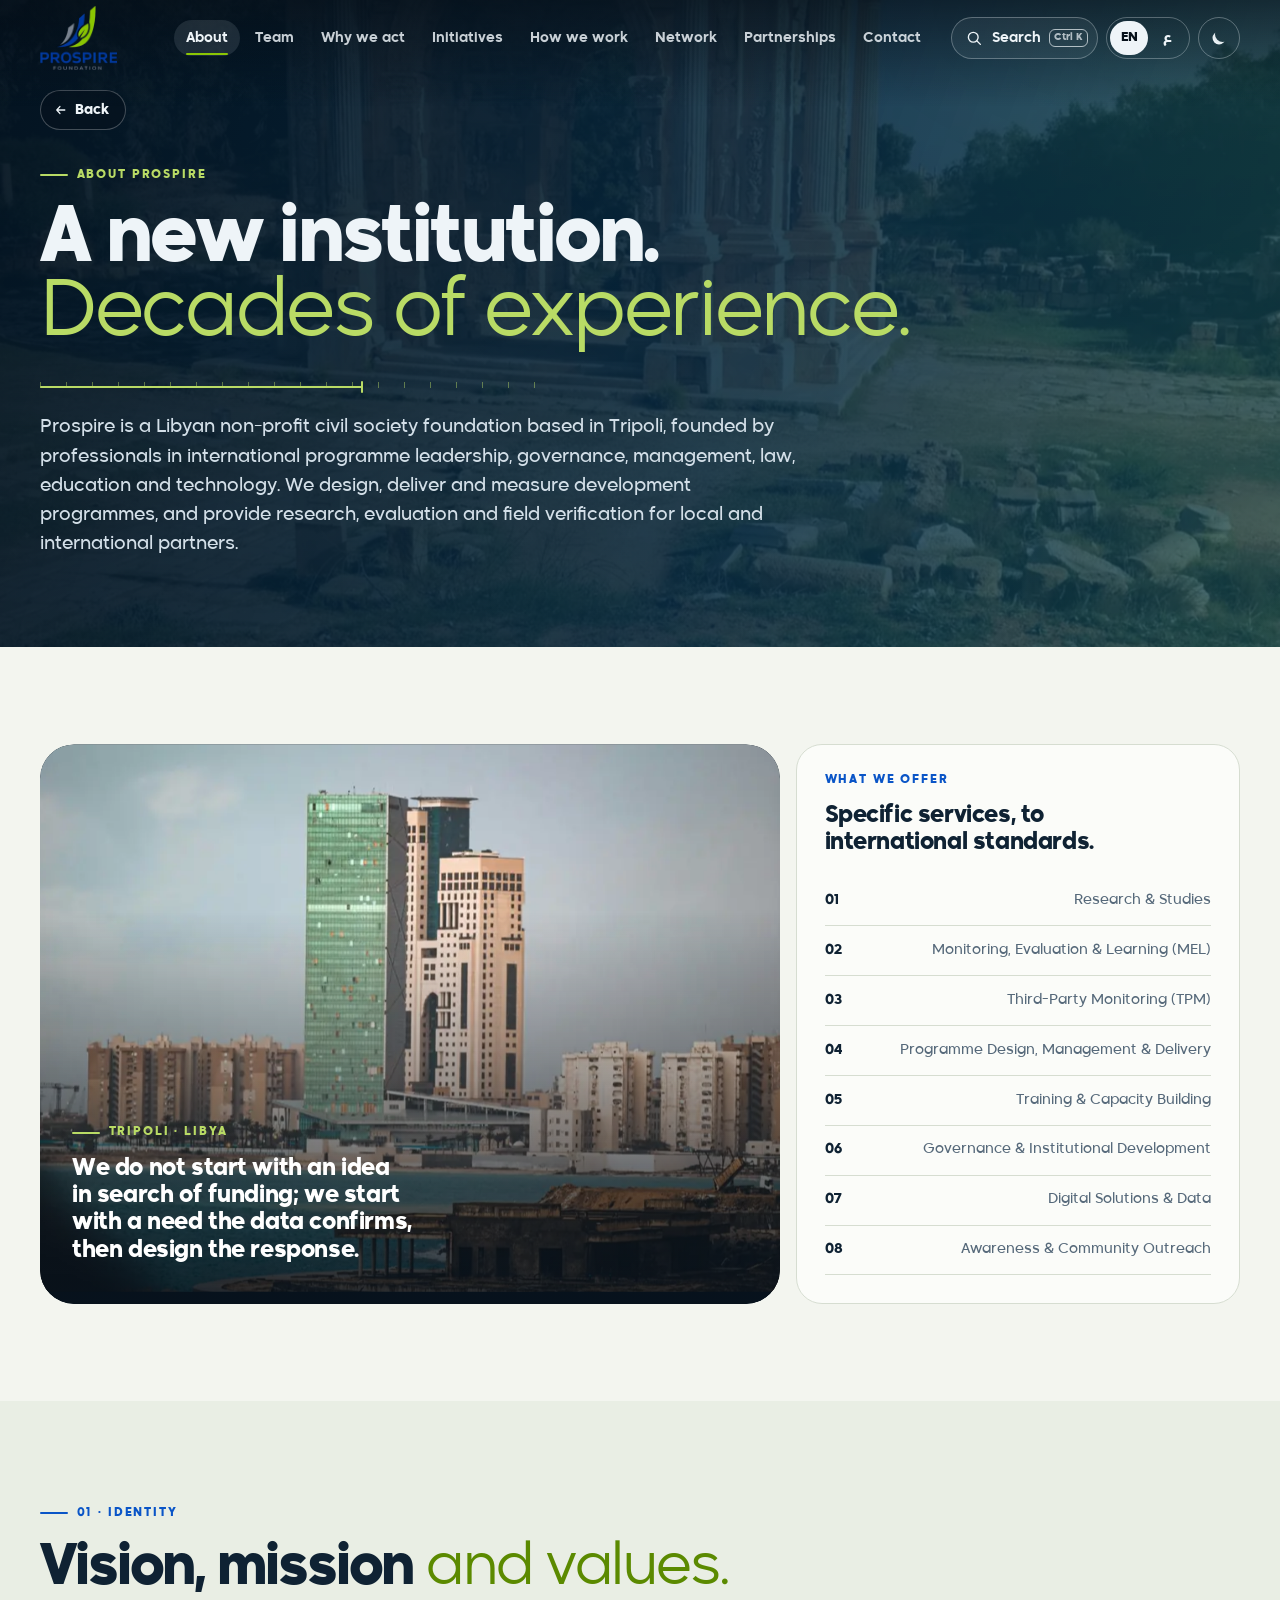
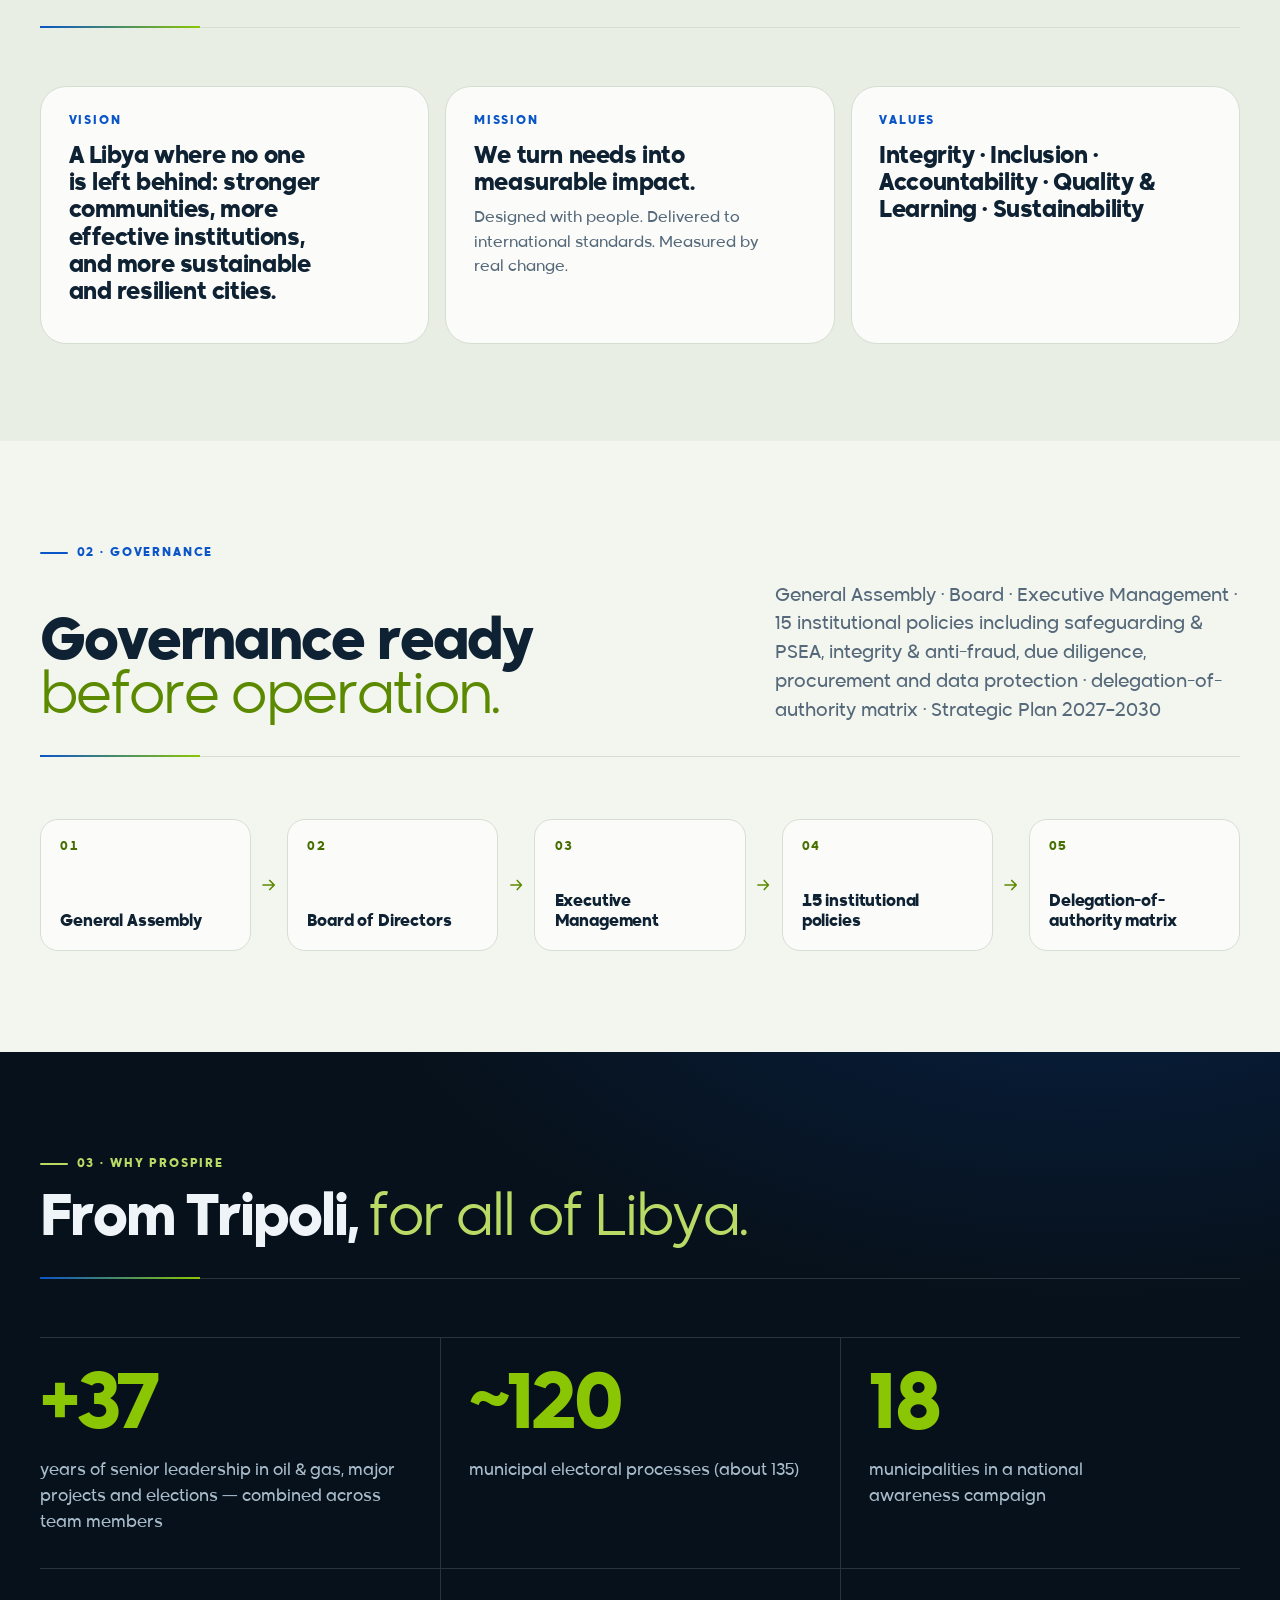
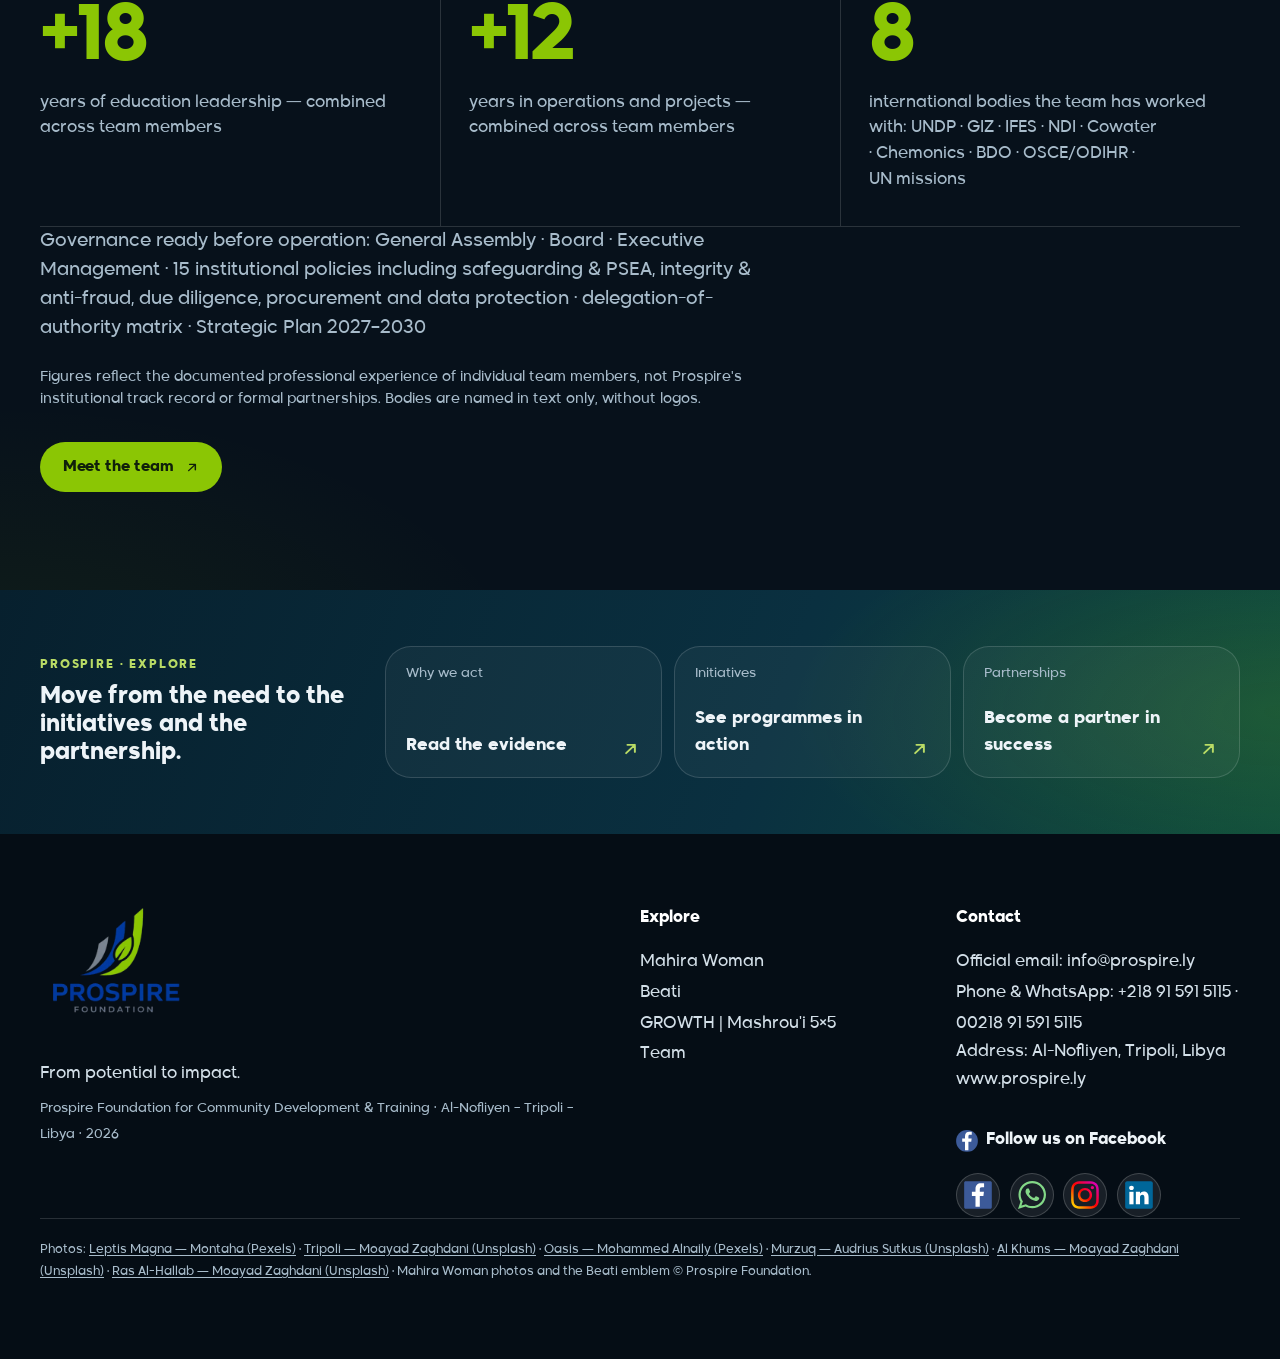
<file: about/index.html>
<!doctype html> <html lang="en" dir="ltr" data-theme="light" data-route="about"> <head> <meta charset="utf-8"><meta name="robots" content="noindex, nofollow"> <base href="../"> <meta name="viewport" content="width=device-width,initial-scale=1,viewport-fit=cover"> <meta name="theme-color" content="#f3f5ef"> <meta name="color-scheme" content="light dark"> <title>About — Prospire Foundation</title> <meta name="description" content="Who Prospire is: vision, mission, values and governance ready before operation, with 15 institutional policies and a Strategic Plan 2027–2030."> <link rel="canonical" href="https://www.prospire.ly/about/"> <link rel="alternate" hreflang="en" href="https://www.prospire.ly/about/?lang=en"> <link rel="alternate" hreflang="ar" href="https://www.prospire.ly/about/?lang=ar"> <link rel="alternate" hreflang="x-default" href="https://www.prospire.ly/about/"> <meta property="og:type" content="website"> <meta property="og:site_name" content="Prospire Foundation · مؤسسة بروسباير"> <meta property="og:title" content="عن المؤسسة — مؤسسة بروسباير | About — Prospire Foundation"> <meta property="og:description" content="من نحن: الرؤية والرسالة والقيم، وحوكمة جاهزة قبل التشغيل مع 15 سياسة مؤسسية وخطة استراتيجية 2027–2030. — Who Prospire is: vision, mission, values and governance ready before operation, with 15 institutional policies and a Strategic Plan 2027–2030."> <meta property="og:url" content="https://www.prospire.ly/about/"> <meta property="og:image" content="https://www.prospire.ly/assets/img/og-image.jpg"> <meta property="og:image:width" content="1200"> <meta property="og:image:height" content="630"> <meta property="og:image:alt" content="Prospire Foundation · مؤسسة بروسباير"> <meta property="og:locale" content="en_GB"> <meta property="og:locale:alternate" content="ar_LY"> <meta name="twitter:card" content="summary_large_image"> <link rel="icon" href="favicon.ico"> <link rel="apple-touch-icon" href="assets/img/apple-touch-icon.png"> <link rel="preload" href="assets/fonts/madani-bold.woff2" as="font" type="font/woff2" crossorigin> <link rel="preload" href="assets/fonts/madani-regular.woff2" as="font" type="font/woff2" crossorigin> <script>!function(){var e=document.documentElement,t="en",a=null;try{var r=new URLSearchParams(location.search);r.get("lang")&&localStorage.setItem("prospire-lang",r.get("lang")),r.get("theme")&&localStorage.setItem("prospire-theme",r.get("theme")),t=localStorage.getItem("prospire-lang")||"en",a=localStorage.getItem("prospire-theme")}catch(e){}a||(a=window.matchMedia&&matchMedia("(prefers-color-scheme: dark)").matches?"dark":"light"),e.lang="ar"===t?"ar":"en",e.dir="ar"===t?"rtl":"ltr",e.setAttribute("data-theme","dark"===a?"dark":"light");var o=e.getAttribute("data-route"),l=location.hash,m=!(o&&"home"!==o||l&&0===l.indexOf("#/")&&"#/home"!==l);e.className+=" js"+(m?" is-intro":"")}()</script> <link rel="stylesheet" href="assets/css/styles.css"> </head> <body data-build="V5-SIGNATURE-MOTION"> <a class="skip-link" href="#main"><span data-en>Skip to content</span><span data-ar>تخطَّ إلى المحتوى</span></a> <header class="site-header" id="siteHeader"> <div class="shell header-row"> <a class="brand" href="./" data-label-en="Prospire Foundation — home" data-label-ar="مؤسسة بروسباير — الرئيسية"><img src="assets/img/prospire-logo.png" alt="Prospire Foundation" data-alt-ar="مؤسسة بروسباير" width="500" height="500" decoding="async"></a> <nav class="desktop-nav" data-label-en="Primary" data-label-ar="التنقل الرئيسي"> <span class="nav-indicator" aria-hidden="true"></span><a data-nav="about" href="about/"><span data-en>About</span><span data-ar>عن المؤسسة</span></a><a data-nav="team" href="team/"><span data-en>Team</span><span data-ar>الفريق</span></a><a data-nav="why" href="why/"><span data-en>Why we act</span><span data-ar>لماذا أطلقنا مبادراتنا</span></a><a data-nav="initiatives" href="initiatives/"><span data-en>Initiatives</span><span data-ar>المبادرات</span></a><a data-nav="method" href="method/"><span data-en>How we work</span><span data-ar>كيف نعمل</span></a><a data-nav="network" href="network/"><span data-en>Network</span><span data-ar>الامتداد الوطني</span></a><a data-nav="partnerships" href="partnerships/"><span data-en>Partnerships</span><span data-ar>الشراكات</span></a><a data-nav="contact" href="contact/"><span data-en>Contact</span><span data-ar>التواصل</span></a> </nav> <div class="actions"> <button class="cmdk-trigger" type="button" data-cmdk-open aria-haspopup="dialog" aria-keyshortcuts="Control+K Meta+K" data-label-en="Search pages" data-label-ar="البحث في الصفحات"> <svg viewBox="0 0 24 24" aria-hidden="true"><circle cx="11" cy="11" r="6.5"></circle><path d="m16 16 4.5 4.5"></path></svg><span class="cmdk-trigger-label"><span data-en>Search</span><span data-ar>بحث</span></span><kbd>⌘K</kbd> </button> <div class="lang-switch" role="group" data-label-en="Language" data-label-ar="اللغة"> <span class="lang-thumb" aria-hidden="true"></span> <button class="lang-btn" type="button" data-lang="en" lang="en" aria-label="English">EN</button> <button class="lang-btn" type="button" data-lang="ar" lang="ar" aria-label="العربية">ع</button> </div> <button class="icon-btn theme-toggle" id="themeToggle" type="button" data-label-en="Switch to dark theme" data-label-ar="التبديل إلى الوضع الداكن"> <svg class="theme-icon" viewBox="0 0 24 24" aria-hidden="true"> <mask id="themeMask"><rect width="24" height="24" fill="#fff"></rect><circle class="theme-bite" cx="24" cy="4" r="7" fill="#000"></circle></mask> <circle class="theme-core" cx="12" cy="12" r="5" mask="url(#themeMask)"></circle> <g class="theme-rays"><path d="M12 1.5v2.2M12 20.3v2.2M1.5 12h2.2M20.3 12h2.2M4.6 4.6l1.5 1.5M17.9 17.9l1.5 1.5M4.6 19.4l1.5-1.5M17.9 6.1l1.5-1.5"></path></g> </svg> </button> <button class="icon-btn menu-btn" id="menuToggle" type="button" aria-expanded="false" aria-controls="mobileMenu" data-label-en="Menu" data-label-ar="القائمة"> <span class="menu-lines" aria-hidden="true"><i></i><i></i></span> </button> </div> </div> <div class="scroll-progress" aria-hidden="true"><i></i></div> </header> <nav class="mobile-menu" id="mobileMenu" data-label-en="Menu" data-label-ar="القائمة" inert> <div class="shell mobile-menu-inner"> <a data-nav="about" href="about/"><small>01</small><span data-en>About</span><span data-ar>عن المؤسسة</span><span class="arr" data-arr="e" aria-hidden="true"></span></a><a data-nav="team" href="team/"><small>02</small><span data-en>Team</span><span data-ar>الفريق</span><span class="arr" data-arr="e" aria-hidden="true"></span></a><a data-nav="why" href="why/"><small>03</small><span data-en>Why we act</span><span data-ar>لماذا أطلقنا مبادراتنا</span><span class="arr" data-arr="e" aria-hidden="true"></span></a><a data-nav="initiatives" href="initiatives/"><small>04</small><span data-en>Initiatives</span><span data-ar>المبادرات</span><span class="arr" data-arr="e" aria-hidden="true"></span></a><a data-nav="method" href="method/"><small>05</small><span data-en>How we work</span><span data-ar>كيف نعمل</span><span class="arr" data-arr="e" aria-hidden="true"></span></a><a data-nav="network" href="network/"><small>06</small><span data-en>National network</span><span data-ar>الامتداد الوطني</span><span class="arr" data-arr="e" aria-hidden="true"></span></a><a data-nav="partnerships" href="partnerships/"><small>07</small><span data-en>Partnerships</span><span data-ar>الشراكات</span><span class="arr" data-arr="e" aria-hidden="true"></span></a><a data-nav="contact" href="contact/"><small>08</small><span data-en>Contact</span><span data-ar>التواصل</span><span class="arr" data-arr="e" aria-hidden="true"></span></a> </div> </nav> <button class="global-back" id="globalBack" type="button" hidden> <span class="arr" data-arr="w" aria-hidden="true"></span><span data-en>Back</span><span data-ar>رجوع</span> </button> <main id="main"> <section class="view" data-view="home"> <section class="hero"> <div class="hero-bg" role="img" data-label-en="Arch at Leptis Magna, Libya (photo: Montaha, Pexels)" data-label-ar="قوس في لبدة الكبرى، ليبيا (تصوير: Montaha، Pexels)"></div> <div class="shell hero-grid"> <div> <div class="kicker"><span data-en>PROSPIRE FOUNDATION · LIBYA</span><span data-ar>مؤسسة بروسباير · ليبيا</span></div> <h1> <span data-en>From potential<br>to <em>impact.</em></span><span data-ar>من الإمكانات<br>إلى <em>الأثر.</em></span> </h1> <div class="measure-rule" aria-hidden="true"><i></i></div> <p class="hero-lead"> <span data-en>Prospire Foundation for Community Development &amp; Training is a Libyan foundation registered with the Civil Society Commission under registration no. 2026-47-100.</span><span data-ar>مؤسسة بروسباير للتنمية المجتمعية والتدريب مؤسسة ليبية مسجّلة لدى مفوضية المجتمع المدني تحت رقم القيد 2026-47-100.</span> </p> <div class="hero-pill-row"> <span class="sustain-pill"><span data-en>Mahira Woman · Beati · GROWTH | Mashrou'i 5×5</span><span data-ar>امرأة ماهرة · بيئتي · GROWTH | مشروعي 5×5</span></span> </div> <div class="hero-actions"> <a class="button primary" href="initiatives/"><span data-en>Explore our initiatives</span><span data-ar>استكشف مبادراتنا</span><span class="arr" data-arr="se" aria-hidden="true"></span></a><a class="button ghost" href="contact/?topic=partnership"><span data-en>Discuss a partnership</span><span data-ar>ناقش فرصة شراكة</span><span class="arr" data-arr="ne" aria-hidden="true"></span></a> </div> </div> <div data-label-en="Prospire operating principles" data-label-ar="مبادئ عمل بروسباير" class="hero-index principles-panel"> <div class="principles-label"><span data-en>HOW WE OPERATE</span><span data-ar>كيف نعمل</span></div> <article class="principle-row"> <span class="principle-no">01</span> <div class="principle-copy"> <b><span data-en>Start with evidence</span><span data-ar>نبدأ بالدليل</span></b><small><span data-en>We read the context, confirm the need with data, and understand stakeholders and risks.</span><span data-ar>نقرأ السياق، ونتحقق من الحاجة بالبيانات، ونفهم أصحاب المصلحة والمخاطر.</span></small> </div> </article> <article class="principle-row"> <span class="principle-no">02</span> <div class="principle-copy"> <b><span data-en>Build capability while delivering</span><span data-ar>نبني القدرة أثناء التنفيذ</span></b><small><span data-en>Disciplined delivery that transfers knowledge and builds local capability along the way.</span><span data-ar>تنفيذ منضبط ينقل المعرفة ويبني القدرات المحلية أثناء العمل.</span></small> </div> </article> <article class="principle-row"> <span class="principle-no">03</span> <div class="principle-copy"> <b><span data-en>Learn with accountability</span><span data-ar>نتعلم بمساءلة</span></b><small><span data-en>We document what worked and what did not, and improve before any scale-up.</span><span data-ar>نوثق ما نجح وما لم ينجح، ونحسّن قبل أي توسع.</span></small> </div> </article> </div> </div> <button class="scroll-cue" type="button" data-scroll-next><span data-en>Scroll</span><span data-ar>مرّر للأسفل</span><i aria-hidden="true"></i></button> </section> <section class="section"> <div class="shell"> <div class="section-head reveal"> <div><span class="section-no"><span data-en>01 · WHO WE ARE</span><span data-ar>01 · من نحن</span></span></div> <div> <h2><span data-en>A new institution. <em>Decades of experience.</em></span><span data-ar>مؤسسة جديدة… <em>وخبرة تمتد عقوداً.</em></span></h2> <p class="lede"> <span data-en>Prospire is a Libyan non-profit civil society foundation based in Tripoli, founded by professionals in international programme leadership, governance, management, law, education and technology. We design, deliver and measure development programmes, and provide research, evaluation and field verification for local and international partners.</span><span data-ar>بروسباير مؤسسة مجتمع مدني ليبية غير ربحية مقرها طرابلس، أسسها فريق من المختصين في قيادة البرامج الدولية والحوكمة والإدارة والقانون والتعليم والتقنية. نصمّم البرامج التنموية وننفّذها ونقيس أثرها، ونقدّم الدراسات والتقييم والتحقق الميداني للشركاء المحليين والدوليين.</span> </p> </div> </div> <div class="identity-editorial reveal"> <article class="identity-feature"> <span class="num"><span data-en>VISION</span><span data-ar>الرؤية</span></span> <h3><span data-en>A Libya where no one is left behind: stronger communities, more effective institutions, and more sustainable and resilient cities.</span><span data-ar>ليبيا لا يُترك فيها أحد خلف الركب: مجتمعات أكثر قدرة، ومؤسسات أكثر فاعلية، ومدن أكثر استدامة ومرونة.</span></h3> <a class="text-link" href="about/"><span data-en>About Prospire</span><span data-ar>عن بروسباير</span><span class="arr" data-arr="ne" aria-hidden="true"></span></a> </article> <div class="identity-stack"> <article class="identity-panel"> <span class="num"><span data-en>MISSION</span><span data-ar>الرسالة</span></span> <h3><span data-en>We turn needs into measurable impact.</span><span data-ar>نحوّل الاحتياج إلى أثر يُقاس.</span></h3><p><span data-en>Designed with people. Delivered to international standards. Measured by real change.</span><span data-ar>نصمّم مع الناس، وننفّذ بمعايير دولية، ونقيس ما تغيّر فعلاً.</span></p> </article> </div> </div> <div class="values-band reveal" role="group" data-label-en="Values" data-label-ar="القيم"> <span class="values-label"><span data-en>VALUES</span><span data-ar>القيم</span></span> <div class="marquee" data-marquee> <ul class="marquee-list"> <li><span data-en>Integrity</span><span data-ar>النزاهة</span></li> <li><span data-en>Inclusion</span><span data-ar>الشمول</span></li> <li><span data-en>Accountability</span><span data-ar>المساءلة</span></li> <li><span data-en>Quality &amp; learning</span><span data-ar>الجودة والتعلّم</span></li> <li><span data-en>Sustainability</span><span data-ar>الاستدامة</span></li> </ul> </div> </div> </div> </section> <section class="section dark"> <div class="shell"> <div class="section-head reveal"> <div><span class="section-no"><span data-en>02 · WHY PROSPIRE</span><span data-ar>02 · لماذا نحن</span></span></div> <div> <h2><span data-en>From Tripoli, <em>for all of Libya.</em></span><span data-ar>من طرابلس… <em>إلى كل ليبيا.</em></span></h2> <p class="lede"><span data-en>Headquartered in Tripoli, national in scope. Our team has planned and delivered about 135 municipal electoral processes, run a national awareness campaign across 20 municipalities, and built working relationships with more than 40 municipal councils. We are ready to deliver programmes with partners anywhere in Libya.</span><span data-ar>مقرنا في طرابلس، ونطاق عملنا وطني. خطّط فريقنا ونفّذ نحو 135 عملية انتخابية بلدية، وأدار حملة توعية وطنية في 20 بلدية، وبنى شبكة عمل مع أكثر من 40 مجلساً بلدياً؛ ونحن جاهزون لتنفيذ البرامج مع الشركاء في أي منطقة من ليبيا.</span></p> <p class="lede"><span data-en>● Headquarters: Tripoli · ● Scope: all of Libya</span><span data-ar>● المقر: طرابلس · ● نطاق العمل: كل ليبيا</span></p> </div> </div> <div class="team-numbers"> <div class="tn"><strong>+40</strong><p><span data-en>years of senior leadership in oil &amp; gas, major projects and elections — combined across team members</span><span data-ar>عاماً من القيادة العليا في النفط والغاز والمشروعات الكبرى والانتخابات — مجتمعةً لدى أعضاء الفريق</span></p></div> <div class="tn"><strong>~135</strong><p><span data-en>municipal electoral processes (about 135)</span><span data-ar>عملية انتخابية بلدية (نحو 135)</span></p></div> <div class="tn"><strong>20</strong><p><span data-en>municipalities in a national awareness campaign</span><span data-ar>بلدية في حملة توعية وطنية</span></p></div> <div class="tn"><strong>+20</strong><p><span data-en>years of education leadership — combined across team members</span><span data-ar>عاماً في القيادة التعليمية — مجتمعةً لدى أعضاء الفريق</span></p></div> <div class="tn"><strong>+13</strong><p><span data-en>years in operations and projects — combined across team members</span><span data-ar>عاماً في العمليات والمشاريع — مجتمعةً لدى أعضاء الفريق</span></p></div> <div class="tn"><strong>9</strong><p><span data-en>international bodies the team has worked with: UNDP · GIZ · IFES · NDI · Cowater · Chemonics · BDO · OSCE/ODIHR · UN missions</span><span data-ar>جهات دولية عمل معها الفريق: UNDP · GIZ · IFES · NDI · Cowater · Chemonics · BDO · OSCE/ODIHR · بعثات الأمم المتحدة</span></p></div> </div> <p class="lede"><span data-en>Governance ready before operation: General Assembly · Board · Executive Management · 15 institutional policies including safeguarding &amp; PSEA, integrity &amp; anti-fraud, due diligence, procurement and data protection · delegation-of-authority matrix · Strategic Plan 2027–2030</span><span data-ar>حوكمة جاهزة قبل التشغيل: جمعية عمومية · مجلس إدارة · إدارة تنفيذية · 15 سياسة مؤسسية منها الحماية ومنع الاستغلال، والنزاهة ومكافحة الاحتيال، والعناية الواجبة، والمشتريات، وحماية البيانات · مصفوفة صلاحيات · خطة استراتيجية 2027–2030</span></p> <p class="fine-note"><span data-en>Figures reflect the documented professional experience of individual team members, not Prospire's institutional track record or formal partnerships. Bodies are named in text only, without logos.</span><span data-ar>الأرقام خبرات مهنية موثقة لأعضاء الفريق بصفتهم الفردية، ولا تمثل سجلاً تنفيذياً لبروسباير ولا شراكات رسمية مع الجهات المذكورة. تُكتب أسماء الجهات نصاً دون شعارات.</span></p> <div class="section-cta"><a class="button primary" href="team/"><span data-en>Meet the team</span><span data-ar>تعرّف على الفريق</span><span class="arr" data-arr="ne" aria-hidden="true"></span></a></div> </div> </section> <section class="section services-preview"> <div class="shell"> <div class="section-head reveal"> <div><span class="section-no"><span data-en>03 · WHAT WE OFFER</span><span data-ar>03 · ماذا نقدّم</span></span></div> <div> <h2><span data-en>Specific services, <em>to international standards.</em></span><span data-ar>خدمات محددة… <em>بمعايير الجهات الدولية.</em></span></h2> <p class="lede"><span data-en>Sectors: Local governance &amp; civic participation · Women &amp; youth economic empowerment · Inclusion &amp; disability · Environment &amp; sustainable cities · Education &amp; skills · Digital transformation</span><span data-ar>القطاعات: الحوكمة المحلية والمشاركة المدنية · التمكين الاقتصادي للمرأة والشباب · الإدماج والإعاقة · البيئة والمدن المستدامة · التعليم وتنمية المهارات · التحول الرقمي</span></p> </div> </div> <div class="service-editorial reveal"> <a class="service-row" href="contact/?topic=programme"><span class="service-no">01</span> <div> <h3><span data-en>Research &amp; Studies</span><span data-ar>الدراسات والبحوث</span></h3> <p><span data-en>Needs assessments · baseline studies · field surveys &amp; focus groups · stakeholder analysis · market &amp; feasibility studies · policy papers</span><span data-ar>تقييم الاحتياجات · دراسات خط الأساس · المسوح الميدانية ومجموعات التركيز · تحليل أصحاب المصلحة · دراسات السوق والجدوى · أوراق السياسات</span></p> <p class="service-basis"><small><span data-en>Built on: the team’s national-level statistics and analysis experience</span><span data-ar>يستند إلى: خبرة الفريق في الإحصاء والتحليل على المستوى الوطني</span></small></p> </div> <span class="service-arrow arr" data-arr="ne" aria-hidden="true"></span></a> <a class="service-row" href="contact/?topic=programme"><span class="service-no">02</span> <div> <h3><span data-en>Monitoring, Evaluation &amp; Learning (MEL)</span><span data-ar>المتابعة والتقييم والتعلّم (MEL)</span></h3> <p><span data-en>Results frameworks &amp; indicators · monitoring systems · mid-term &amp; final evaluations · impact measurement · feedback &amp; complaints mechanisms</span><span data-ar>أطر النتائج والمؤشرات · أنظمة المتابعة · التقييم المرحلي والنهائي · قياس الأثر · آليات التغذية الراجعة والشكاوى</span></p> <p class="service-basis"><small><span data-en>Built on: managing about 135 municipal electoral processes and a national campaign across 20 municipalities</span><span data-ar>يستند إلى: إدارة نحو 135 عملية انتخابية بلدية وحملة وطنية في 20 بلدية</span></small></p> </div> <span class="service-arrow arr" data-arr="ne" aria-hidden="true"></span></a> <a class="service-row featured" href="contact/?topic=programme"><span class="service-no">03</span> <div> <h3><span data-en>Third-Party Monitoring (TPM)</span><span data-ar>التحقق والمتابعة من طرف ثالث (TPM)</span></h3> <p><span data-en>Independent field verification of delivery and outputs · visits documented with photo and GPS · beneficiary verification · independent reports to the donor</span><span data-ar>التحقق الميداني المستقل من التنفيذ والمخرجات · زيارات موثقة بالصور والإحداثيات · التحقق من المستفيدين · تقارير مستقلة للجهة المانحة</span></p> <p class="service-scope"><small><span data-en>This service is offered only for programmes run by other organisations and does not cover programmes Prospire delivers.</span><span data-ar>الخدمة تُقدَّم لبرامج جهات أخرى فقط ولا تشمل برامج تنفذها بروسباير.</span></small></p> <p class="service-basis"><small><span data-en>Built on: experience running field and logistics operations across Libya</span><span data-ar>يستند إلى: خبرة في إدارة عمليات ميدانية ولوجستية على مستوى ليبيا</span></small></p> </div> <span class="service-arrow arr" data-arr="ne" aria-hidden="true"></span></a> <a class="service-row" href="contact/?topic=programme"><span class="service-no">04</span> <div> <h3><span data-en>Programme Design, Management &amp; Delivery</span><span data-ar>تصميم البرامج وإدارتها وتنفيذها</span></h3> <p><span data-en>From needs analysis and theory of change to field delivery, logistics and reporting</span><span data-ar>من تحليل الاحتياج ونظرية التغيير إلى التنفيذ الميداني واللوجستيات والتقارير</span></p> <p class="service-basis"><small><span data-en>Built on: leading programmes with UNDP, GIZ, IFES and Cowater</span><span data-ar>يستند إلى: قيادة برامج مع UNDP وGIZ وIFES وCowater</span></small></p> </div> <span class="service-arrow arr" data-arr="ne" aria-hidden="true"></span></a> <a class="service-row" href="contact/?topic=programme"><span class="service-no">05</span> <div> <h3><span data-en>Training &amp; Capacity Building</span><span data-ar>التدريب وبناء القدرات</span></h3> <p><span data-en>Training for municipalities, institutions and CSOs · training of trainers · curriculum and content development</span><span data-ar>تدريب البلديات والمؤسسات ومنظمات المجتمع المدني · تدريب المدربين · تطوير المناهج والمحتوى التدريبي</span></p> <p class="service-basis"><small><span data-en>Built on: 20+ years of education leadership and curriculum development</span><span data-ar>يستند إلى: أكثر من 20 عاماً في القيادة التعليمية وتطوير المناهج</span></small></p> </div> <span class="service-arrow arr" data-arr="ne" aria-hidden="true"></span></a> <a class="service-row" href="contact/?topic=programme"><span class="service-no">06</span> <div> <h3><span data-en>Governance &amp; Institutional Development</span><span data-ar>الحوكمة والتطوير المؤسسي</span></h3> <p><span data-en>Local governance and municipal support · elections and civic participation · policies and internal systems · regulatory legal advice</span><span data-ar>الحوكمة المحلية ودعم البلديات · الانتخابات والمشاركة المدنية · السياسات والأنظمة الداخلية · الاستشارات القانونية التنظيمية</span></p> <p class="service-basis"><small><span data-en>Built on: leading the Central Committee for Municipal Council Elections and its legal team</span><span data-ar>يستند إلى: قيادة اللجنة المركزية لانتخابات المجالس البلدية وفريقها القانوني</span></small></p> </div> <span class="service-arrow arr" data-arr="ne" aria-hidden="true"></span></a> <a class="service-row" href="contact/?topic=programme"><span class="service-no">07</span> <div> <h3><span data-en>Digital Solutions &amp; Data</span><span data-ar>الحلول الرقمية والبيانات</span></h3> <p><span data-en>ERP and information systems · data dashboards · information security (experience applying ISO 27001) · apps</span><span data-ar>أنظمة ERP ونظم المعلومات · لوحات البيانات · أمن المعلومات (خبرة في تطبيق معيار ISO 27001) · التطبيقات</span></p> <p class="service-basis"><small><span data-en>Built on: Odoo deployments, multi-site IT infrastructure and building the Beati app</span><span data-ar>يستند إلى: تنفيذ أنظمة Odoo وإدارة بنى تقنية متعددة المواقع وتطوير تطبيق «بيئتي»</span></small></p> </div> <span class="service-arrow arr" data-arr="ne" aria-hidden="true"></span></a> <a class="service-row" href="contact/?topic=programme"><span class="service-no">08</span> <div> <h3><span data-en>Awareness &amp; Community Outreach</span><span data-ar>التوعية والتواصل المجتمعي</span></h3> <p><span data-en>Awareness campaigns · community engagement · content and visual identity</span><span data-ar>حملات التوعية · إشراك المجتمع · المحتوى والهوية البصرية</span></p> <p class="service-basis"><small><span data-en>Built on: running the national "Lazem Ta’rif" campaign and the "Shabab Vote" youth initiative</span><span data-ar>يستند إلى: إدارة حملة «لازم تعرف» الوطنية ومبادرة «Shabab Vote»</span></small></p> </div> <span class="service-arrow arr" data-arr="ne" aria-hidden="true"></span></a> </div> <p class="fine-note"><span data-en>Services build on the documented professional experience of individual team members.</span><span data-ar>تستند الخدمات إلى الخبرات المهنية الموثقة لأعضاء الفريق بصفتهم الفردية.</span></p> </div> </section> <section class="section soft"> <div class="shell"> <div class="section-head reveal"> <div><span class="section-no"><span data-en>04 · WHY WE LAUNCHED OUR INITIATIVES</span><span data-ar>04 · لماذا أطلقنا مبادراتنا؟</span></span></div> <div> <h2><span data-en>The need, <em>as the data shows it.</em></span><span data-ar>الحاجة <em>كما تثبتها البيانات.</em></span></h2> <p class="lede"><span data-en>We start with a need confirmed by data and studies, then design the response and measure its impact. These are the challenges that led us to launch our three initiatives.</span><span data-ar>نبدأ بحاجة تثبتها البيانات والدراسات، ثم نصمم الاستجابة ونقيس أثرها. هذه هي التحديات التي دفعتنا إلى إطلاق مبادراتنا الثلاث.</span></p> </div> </div> <div class="grid g3 why-teasers"> <article class="card link why-card env" data-route="why"> <span class="num"><span data-en>01 · ENVIRONMENT → BEATI</span><span data-ar>01 · البيئة ← بيئتي</span></span> <strong class="why-big">~95%</strong> <h3><span data-en>of Libya is desert or semi-desert (about 95%)</span><span data-ar>من أراضي ليبيا صحراوية أو شبه صحراوية (نحو 95%)</span></h3> <small class="src">UNDP, 2024</small> <span class="arrow arr" data-arr="ne" aria-hidden="true"></span> </article> <article class="card link why-card women" data-route="why"> <span class="num"><span data-en>02 · WOMEN → MAHIRA WOMAN</span><span data-ar>02 · المرأة ← امرأة ماهرة</span></span> <strong class="why-big">95%</strong> <h3><span data-en>of employed women in Libya work in the public sector</span><span data-ar>من النساء العاملات في ليبيا يعملن في القطاع العام</span></h3> <small class="src">IMF Country Report No. 25/148, Box 2, p. 14</small> <span class="arrow arr" data-arr="ne" aria-hidden="true"></span> </article> <article class="card link why-card train" data-route="why"> <span class="num"><span data-en>03 · TRAINING → GROWTH | MASHROU'I 5×5</span><span data-ar>03 · التدريب ← GROWTH | مشروعي 5×5</span></span> <strong class="why-big">~50%</strong> <h3><span data-en>youth unemployment (ages 15–24)</span><span data-ar>بطالة الشباب (15–24 سنة)</span></h3> <small class="src">World Bank / ILO, 2023</small> <span class="arrow arr" data-arr="ne" aria-hidden="true"></span> </article> </div> <div class="section-cta"><a class="button blue" href="why/"><span data-en>Read the evidence</span><span data-ar>اقرأ الأدلة</span><span class="arr" data-arr="ne" aria-hidden="true"></span></a></div> </div> </section> <section class="section"> <div class="shell"> <div class="section-head reveal"> <div><span class="section-no"><span data-en>05 · INITIATIVES</span><span data-ar>05 · المبادرات</span></span></div> <div> <h2><span data-en>Three initiatives, <em>from delivery to development.</em></span><span data-ar>ثلاث مبادرات… <em>من التنفيذ إلى التطوير.</em></span></h2> <p class="lede"><span data-en>Each initiative answers a need the data confirms, and each reports where it stands — technically and administratively.</span><span data-ar>كل مبادرة تستجيب لحاجة تثبتها البيانات، وتوضح أين وصلت فنيًا وإداريًا.</span></p> </div> </div> <div class="init-grid"> <article class="init-card init-card--beati" data-route="beati"> <img src="assets/img/beati-oasis.webp" alt="Oasis lake among sand dunes in Libya" data-alt-ar="بحيرة واحة بين الكثبان الرملية في ليبيا" loading="lazy" decoding="async"> <div class="init-copy"> <span class="status"><span data-en data-field="beati.status_badge.en">In development</span><span data-ar data-field="beati.status_badge.ar">قيد التطوير</span></span> <h3><span data-en>Beati</span><span data-ar>بيئتي</span></h3> <p><span data-en>Learn, plant and make an impact</span><span data-ar>تعلّم، ازرع، واصنع أثرًا</span></p> <span class="arrow arr" data-arr="ne" aria-hidden="true"></span> </div> </article> <article class="init-card init-card--mahira" data-route="mahira"> <img src="assets/img/mahira-practice.webp" alt="Practical makeup training during the initiative" data-alt-ar="تدريب عملي على المكياج خلال المبادرة" loading="lazy" decoding="async"> <div class="init-copy"> <span class="status"><span data-en data-field="mahira-woman.status_badge.en">Ongoing</span><span data-ar data-field="mahira-woman.status_badge.ar">جارية</span></span> <h3><span data-en>Mahira Woman</span><span data-ar>امرأة ماهرة</span></h3> <p><span data-en>Skills into opportunity</span><span data-ar>من المهارة إلى الفرصة</span></p> <span class="arrow arr" data-arr="ne" aria-hidden="true"></span> </div> </article> <article class="init-card init-card--five" data-route="mashroui"> <div class="five-mark" aria-hidden="true">5×5</div> <div class="init-copy"> <span class="status"><span data-en data-field="mashroui-5x5.status_badge.en">In preparation</span><span data-ar data-field="mashroui-5x5.status_badge.ar">قيد التحضير</span></span> <h3><span data-en>GROWTH | Mashrou'i 5×5</span><span data-ar>GROWTH | مشروعي 5×5</span></h3> <p><span data-en>From idea to sustainability</span><span data-ar>من الفكرة إلى الاستدامة</span></p> <span class="arrow arr" data-arr="ne" aria-hidden="true"></span> </div> </article> </div> </div> </section> <section class="section"> <div class="shell"> <div class="section-head reveal"> <div><span class="section-no"><span data-en>06 · NATIONAL REACH</span><span data-ar>06 · الامتداد الوطني</span></span></div> <div> <h2><span data-en>Relationships across Libya, <em>built in real places.</em></span><span data-ar>علاقات عبر ليبيا، <em>مبنية في أماكن حقيقية.</em></span></h2> <p class="lede"><span data-en>A direct working network with municipal councils across West, East and South, within a national scope covering Libya's municipalities.</span><span data-ar>شبكة عمل مباشرة مع مجالس بلدية في الغرب والشرق والجنوب، ضمن نطاق وطني يغطي بلديات ليبيا.</span></p> </div> </div> <div class="map-shell reveal"> <div class="map-panel"> <div class="map-canvas" data-map="home" data-label-en="Interactive Libya national network map" data-label-ar="خريطة تفاعلية للامتداد الوطني في ليبيا"></div> <small class="map-source"><span data-en>Boundary geometry: Natural Earth / world.geo · city points use geographic coordinates.</span><span data-ar>هندسة الحدود: Natural Earth / world.geo · مواقع المدن مبنية على الإحداثيات الجغرافية.</span></small> </div> <div class="map-info"> <div class="stat"> <strong>+40</strong><span data-en>municipal councils in a direct working network across West, East and South</span><span data-ar>مجلساً بلدياً في شبكة عمل مباشرة تغطي الغرب والشرق والجنوب</span> <small><span data-en>National scope covering Libya's municipalities.</span><span data-ar>نطاق وطني يغطي بلديات ليبيا.</span></small> </div> <div class="map-readout" id="homeMapReadout"> <span class="pill"><span data-en>Interactive map</span><span data-ar>خريطة تفاعلية</span></span> <h3><span data-en>Select a location</span><span data-ar>اختر موقعًا</span></h3> <p><span data-en>Each point opens a sourced municipal brief.</span><span data-ar>تفتح كل نقطة ملفًا بلديًا موثق المصادر.</span></p> </div> <a class="button blue" href="network/"><span data-en>Explore national network</span><span data-ar>استكشف الامتداد الوطني</span><span class="arr" data-arr="ne" aria-hidden="true"></span></a> </div> </div> </div> </section> <section class="section dark"> <div class="shell"> <div class="section-head reveal"> <div><span class="section-no"><span data-en>07 · HOW WE WORK</span><span data-ar>07 · كيف نعمل</span></span></div> <div> <h2><span data-en>Six steps. <em>From need to impact.</em></span><span data-ar>ست خطوات. <em>من الحاجة إلى الأثر.</em></span></h2> <p class="lede"><span data-en>Diagnose · Design · Partner · Deliver · Monitor &amp; evaluate · Learn &amp; adapt — with feedback from the people we serve running through every step.</span><span data-ar>التشخيص · التصميم · الشراكة · التنفيذ · المتابعة والتقييم · التعلّم والتكيّف — والتغذية الراجعة من المستفيدين تمر عبر كل خطوة.</span></p> <p class="lede"><span data-en>No activity without a purpose, no output without ownership, no learning without evidence.</span><span data-ar>لا نشاط بلا غاية، ولا مخرج بلا مسؤولية، ولا تعلّم بلا دليل.</span></p> </div> </div> <div class="strategy-rail-list reveal"> <a class="strategy-rail-item" href="method/"><span>01</span><div><h3><span data-en>Diagnose</span><span data-ar>التشخيص</span></h3><p><span data-en>We read the context, confirm the need with data, and understand stakeholders and risks.</span><span data-ar>نقرأ السياق، ونتحقق من الحاجة بالبيانات، ونفهم أصحاب المصلحة والمخاطر.</span></p></div><i class="arrow arr" data-arr="ne" aria-hidden="true"></i></a> <a class="strategy-rail-item" href="method/"><span>02</span><div><h3><span data-en>Design</span><span data-ar>التصميم</span></h3><p><span data-en>We co-design the response with communities and partners, with clear results and indicators.</span><span data-ar>نصمم التدخل مع المجتمع والشركاء، بنتائج ومؤشرات واضحة.</span></p></div><i class="arrow arr" data-arr="ne" aria-hidden="true"></i></a> <a class="strategy-rail-item" href="method/"><span>03</span><div><h3><span data-en>Partner</span><span data-ar>الشراكة</span></h3><p><span data-en>We agree roles and responsibilities and carry out partner due diligence.</span><span data-ar>نحدد الأدوار والمسؤوليات، ونجري العناية الواجبة للشركاء.</span></p></div><i class="arrow arr" data-arr="ne" aria-hidden="true"></i></a> <a class="strategy-rail-item" href="method/"><span>04</span><div><h3><span data-en>Deliver</span><span data-ar>التنفيذ</span></h3><p><span data-en>Disciplined delivery that transfers knowledge and builds local capability along the way.</span><span data-ar>تنفيذ منضبط ينقل المعرفة ويبني القدرات المحلية أثناء العمل.</span></p></div><i class="arrow arr" data-arr="ne" aria-hidden="true"></i></a> <a class="strategy-rail-item" href="method/"><span>05</span><div><h3><span data-en>Monitor &amp; evaluate</span><span data-ar>المتابعة والتقييم</span></h3><p><span data-en>Pre/post assessment and follow-up on how participants apply what they learned.</span><span data-ar>قياس قبلي وبعدي، ومتابعة تطبيق ما تعلّمه المشاركون بعد البرنامج.</span></p></div><i class="arrow arr" data-arr="ne" aria-hidden="true"></i></a> <a class="strategy-rail-item" href="method/"><span>06</span><div><h3><span data-en>Learn &amp; adapt</span><span data-ar>التعلّم والتكيّف</span></h3><p><span data-en>We document what worked and what did not, and improve before any scale-up.</span><span data-ar>نوثق ما نجح وما لم ينجح، ونحسّن قبل أي توسع.</span></p></div><i class="arrow arr" data-arr="ne" aria-hidden="true"></i></a> </div> </div> </section> <section class="section"> <div class="shell"> <div class="context-photo-strip reveal"> <article class="context-photo"> <img src="assets/img/al-khums.webp" alt="Aerial view of Al Khums coast and vegetation" data-alt-ar="منظر جوي لساحل الخمس وغطائه النباتي" loading="lazy" decoding="async"> <div class="context-photo-copy"> <span class="section-no"><span data-en>08 · PARTNERSHIP</span><span data-ar>08 · الشراكة</span></span> <h3><span data-en>We are looking for partners in success.</span><span data-ar>نبحث عن شركاء نجاح.</span></h3> <p><span data-en>Partnership starts with a shared problem — not a logo wall.</span><span data-ar>الشراكة تبدأ بمشكلة مشتركة… لا بقائمة شعارات.</span></p> </div> </article> <article class="card"> <span class="num"><span data-en>START A CONVERSATION</span><span data-ar>ابدأ محادثة</span></span> <h3><span data-en>Let's design the next programme together. We welcome partners in success.</span><span data-ar>لنصمّم البرنامج القادم معاً. نرحّب بشركاء النجاح.</span></h3> <p><span data-en>We work with: international partners · ministries &amp; municipalities · the private sector · universities &amp; experts</span><span data-ar>نعمل مع: الشركاء الدوليين · الوزارات والبلديات · القطاع الخاص · الجامعات والخبراء</span></p> <div class="mini-list"> <div><b><span data-en>International partners</span><span data-ar>الشركاء الدوليون</span></b><span><span data-en>Design, delivery, co-funding</span><span data-ar>تصميم وتنفيذ وتمويل مشترك</span></span></div> <div><b><span data-en>Ministries &amp; municipalities</span><span data-ar>الوزارات والبلديات</span></b><span><span data-en>Local delivery, capability</span><span data-ar>تنفيذ محلي وبناء قدرات</span></span></div> <div><b><span data-en>Private sector</span><span data-ar>القطاع الخاص</span></b><span><span data-en>Sponsorship with results</span><span data-ar>رعاية بنتائج قابلة للقياس</span></span></div> <div><b><span data-en>Universities &amp; experts</span><span data-ar>الجامعات والخبراء</span></b><span><span data-en>Research, data, knowledge</span><span data-ar>البحث والبيانات والمعرفة</span></span></div> </div> <div class="hero-actions"><a class="button primary" href="contact/?topic=partnership"><span data-en>Contact Prospire Foundation</span><span data-ar>تواصل مع مؤسسة بروسباير</span><span class="arr" data-arr="ne" aria-hidden="true"></span></a></div> </article> </div> </div> </section> </section> <section class="view active" data-view="about"> <div class="page-hero"> <div class="shell"> <div class="breadcrumbs"><span data-en>ABOUT PROSPIRE</span><span data-ar>عن بروسباير</span></div> <h1><span data-en>A new institution. <em>Decades of experience.</em></span><span data-ar>مؤسسة جديدة… <em>وخبرة تمتد عقوداً.</em></span></h1> <div class="measure-rule" aria-hidden="true"><i></i></div> <p><span data-en>Prospire is a Libyan non-profit civil society foundation based in Tripoli, founded by professionals in international programme leadership, governance, management, law, education and technology. We design, deliver and measure development programmes, and provide research, evaluation and field verification for local and international partners.</span><span data-ar>بروسباير مؤسسة مجتمع مدني ليبية غير ربحية مقرها طرابلس، أسسها فريق من المختصين في قيادة البرامج الدولية والحوكمة والإدارة والقانون والتعليم والتقنية. نصمّم البرامج التنموية وننفّذها ونقيس أثرها، ونقدّم الدراسات والتقييم والتحقق الميداني للشركاء المحليين والدوليين.</span></p> </div> </div> <section class="section"> <div class="shell"> <div class="context-photo-strip reveal"> <article class="context-photo"> <img src="assets/img/tripoli-towers.webp" alt="Tripoli towers on the sea front" data-alt-ar="أبراج طرابلس على الواجهة البحرية" loading="lazy" decoding="async"> <div class="context-photo-copy"> <span class="section-no"><span data-en>TRIPOLI · LIBYA</span><span data-ar>طرابلس · ليبيا</span></span> <h3><span data-en>We do not start with an idea in search of funding; we start with a need the data confirms, then design the response.</span><span data-ar>لا نبدأ بفكرة نبحث لها عن تمويل؛ نبدأ بحاجة تثبتها البيانات، ثم نصمم الاستجابة.</span></h3> </div> </article> <article class="card"> <span class="num"><span data-en>WHAT WE OFFER</span><span data-ar>ماذا نقدّم</span></span> <h3><span data-en>Specific services, to international standards.</span><span data-ar>خدمات محددة… بمعايير الجهات الدولية.</span></h3> <div class="mini-list"> <div><b>01</b><span><span data-en>Research &amp; Studies</span><span data-ar>الدراسات والبحوث</span></span></div> <div><b>02</b><span><span data-en>Monitoring, Evaluation &amp; Learning (MEL)</span><span data-ar>المتابعة والتقييم والتعلّم (MEL)</span></span></div> <div><b>03</b><span><span data-en>Third-Party Monitoring (TPM)</span><span data-ar>التحقق والمتابعة من طرف ثالث (TPM)</span></span></div> <div><b>04</b><span><span data-en>Programme Design, Management &amp; Delivery</span><span data-ar>تصميم البرامج وإدارتها وتنفيذها</span></span></div> <div><b>05</b><span><span data-en>Training &amp; Capacity Building</span><span data-ar>التدريب وبناء القدرات</span></span></div> <div><b>06</b><span><span data-en>Governance &amp; Institutional Development</span><span data-ar>الحوكمة والتطوير المؤسسي</span></span></div> <div><b>07</b><span><span data-en>Digital Solutions &amp; Data</span><span data-ar>الحلول الرقمية والبيانات</span></span></div> <div><b>08</b><span><span data-en>Awareness &amp; Community Outreach</span><span data-ar>التوعية والتواصل المجتمعي</span></span></div> </div> </article> </div> </div> </section> <section class="section soft"> <div class="shell"> <div class="section-head"> <div><span class="section-no"><span data-en>01 · IDENTITY</span><span data-ar>01 · الهوية</span></span></div> <div><h2><span data-en>Vision, mission <em>and values.</em></span><span data-ar>الرؤية والرسالة <em>والقيم.</em></span></h2></div> </div> <div class="grid g3"> <div class="card"><span class="num"><span data-en>VISION</span><span data-ar>الرؤية</span></span><h3><span data-en>A Libya where no one is left behind: stronger communities, more effective institutions, and more sustainable and resilient cities.</span><span data-ar>ليبيا لا يُترك فيها أحد خلف الركب: مجتمعات أكثر قدرة، ومؤسسات أكثر فاعلية، ومدن أكثر استدامة ومرونة.</span></h3></div> <div class="card"><span class="num"><span data-en>MISSION</span><span data-ar>الرسالة</span></span><h3><span data-en>We turn needs into measurable impact.</span><span data-ar>نحوّل الاحتياج إلى أثر يُقاس.</span></h3><p><span data-en>Designed with people. Delivered to international standards. Measured by real change.</span><span data-ar>نصمّم مع الناس، وننفّذ بمعايير دولية، ونقيس ما تغيّر فعلاً.</span></p></div> <div class="card"><span class="num"><span data-en>VALUES</span><span data-ar>القيم</span></span><h3><span data-en>Integrity · Inclusion · Accountability · Quality &amp; Learning · Sustainability</span><span data-ar>النزاهة · الشمول · المساءلة · الجودة والتعلّم · الاستدامة</span></h3></div> </div> </div> </section> <section class="section"> <div class="shell"> <div class="section-head"> <div><span class="section-no"><span data-en>02 · GOVERNANCE</span><span data-ar>02 · الحوكمة</span></span></div> <div> <h2><span data-en>Governance ready <em>before operation.</em></span><span data-ar>حوكمة جاهزة <em>قبل التشغيل.</em></span></h2> <p class="lede"><span data-en>General Assembly · Board · Executive Management · 15 institutional policies including safeguarding &amp; PSEA, integrity &amp; anti-fraud, due diligence, procurement and data protection · delegation-of-authority matrix · Strategic Plan 2027–2030</span><span data-ar>جمعية عمومية · مجلس إدارة · إدارة تنفيذية · 15 سياسة مؤسسية منها الحماية ومنع الاستغلال، والنزاهة ومكافحة الاحتيال، والعناية الواجبة، والمشتريات، وحماية البيانات · مصفوفة صلاحيات · خطة استراتيجية 2027–2030</span></p> </div> </div> <div class="flow reveal"> <div class="flow-step"><span>01</span><b><span data-en>General Assembly</span><span data-ar>الجمعية العمومية</span></b></div> <span class="flow-arrow" aria-hidden="true"><span class="arr" data-arr="e"></span></span> <div class="flow-step"><span>02</span><b><span data-en>Board of Directors</span><span data-ar>مجلس الإدارة</span></b></div> <span class="flow-arrow" aria-hidden="true"><span class="arr" data-arr="e"></span></span> <div class="flow-step"><span>03</span><b><span data-en>Executive Management</span><span data-ar>الإدارة التنفيذية</span></b></div> <span class="flow-arrow" aria-hidden="true"><span class="arr" data-arr="e"></span></span> <div class="flow-step"><span>04</span><b><span data-en>15 institutional policies</span><span data-ar>15 سياسة مؤسسية</span></b></div> <span class="flow-arrow" aria-hidden="true"><span class="arr" data-arr="e"></span></span> <div class="flow-step"><span>05</span><b><span data-en>Delegation-of-authority matrix</span><span data-ar>مصفوفة صلاحيات</span></b></div> </div> </div> </section> <section class="section dark"> <div class="shell"> <div class="section-head"> <div><span class="section-no"><span data-en>03 · WHY PROSPIRE</span><span data-ar>03 · لماذا نحن</span></span></div> <div><h2><span data-en>From Tripoli, <em>for all of Libya.</em></span><span data-ar>من طرابلس… <em>إلى كل ليبيا.</em></span></h2></div> </div> <div class="team-numbers"> <div class="tn"><strong>+40</strong><p><span data-en>years of senior leadership in oil &amp; gas, major projects and elections — combined across team members</span><span data-ar>عاماً من القيادة العليا في النفط والغاز والمشروعات الكبرى والانتخابات — مجتمعةً لدى أعضاء الفريق</span></p></div> <div class="tn"><strong>~135</strong><p><span data-en>municipal electoral processes (about 135)</span><span data-ar>عملية انتخابية بلدية (نحو 135)</span></p></div> <div class="tn"><strong>20</strong><p><span data-en>municipalities in a national awareness campaign</span><span data-ar>بلدية في حملة توعية وطنية</span></p></div> <div class="tn"><strong>+20</strong><p><span data-en>years of education leadership — combined across team members</span><span data-ar>عاماً في القيادة التعليمية — مجتمعةً لدى أعضاء الفريق</span></p></div> <div class="tn"><strong>+13</strong><p><span data-en>years in operations and projects — combined across team members</span><span data-ar>عاماً في العمليات والمشاريع — مجتمعةً لدى أعضاء الفريق</span></p></div> <div class="tn"><strong>9</strong><p><span data-en>international bodies the team has worked with: UNDP · GIZ · IFES · NDI · Cowater · Chemonics · BDO · OSCE/ODIHR · UN missions</span><span data-ar>جهات دولية عمل معها الفريق: UNDP · GIZ · IFES · NDI · Cowater · Chemonics · BDO · OSCE/ODIHR · بعثات الأمم المتحدة</span></p></div> </div> <p class="lede"><span data-en>Governance ready before operation: General Assembly · Board · Executive Management · 15 institutional policies including safeguarding &amp; PSEA, integrity &amp; anti-fraud, due diligence, procurement and data protection · delegation-of-authority matrix · Strategic Plan 2027–2030</span><span data-ar>حوكمة جاهزة قبل التشغيل: جمعية عمومية · مجلس إدارة · إدارة تنفيذية · 15 سياسة مؤسسية منها الحماية ومنع الاستغلال، والنزاهة ومكافحة الاحتيال، والعناية الواجبة، والمشتريات، وحماية البيانات · مصفوفة صلاحيات · خطة استراتيجية 2027–2030</span></p> <p class="fine-note"><span data-en>Figures reflect the documented professional experience of individual team members, not Prospire's institutional track record or formal partnerships. Bodies are named in text only, without logos.</span><span data-ar>الأرقام خبرات مهنية موثقة لأعضاء الفريق بصفتهم الفردية، ولا تمثل سجلاً تنفيذياً لبروسباير ولا شراكات رسمية مع الجهات المذكورة. تُكتب أسماء الجهات نصاً دون شعارات.</span></p> <div class="section-cta"><a class="button primary" href="team/"><span data-en>Meet the team</span><span data-ar>تعرّف على الفريق</span><span class="arr" data-arr="ne" aria-hidden="true"></span></a></div> </div> </section> </section> <section class="view" data-view="team"> <div class="page-hero"> <div class="shell"> <div class="breadcrumbs"><span data-en>GOVERNANCE &amp; LEADERSHIP</span><span data-ar>الحوكمة والقيادة</span></div> <h1><span data-en>National leadership. <em>International experience.</em></span><span data-ar>فريق يجمع القيادة الوطنية <em>والخبرة الدولية.</em></span></h1> <div class="measure-rule" aria-hidden="true"><i></i></div> <p><span data-en>Experience in official projects, civil society and international programmes. Select any profile for the full background.</span><span data-ar>خبرات في المشاريع الرسمية والعمل المدني والبرامج الدولية. اضغط على أي ملف للاطلاع على الخلفية كاملة.</span></p> </div> </div> <section class="section"> <div class="shell"> <div class="section-head"> <div><span class="section-no"><span data-en>01 · GOVERNANCE &amp; LEADERSHIP</span><span data-ar>01 · الحوكمة والقيادة</span></span></div> <div><h2><span data-en>General Assembly <em>and Board.</em></span><span data-ar>الجمعية العمومية <em>ومجلس الإدارة.</em></span></h2></div> </div> <div class="leadership stagger"> <article class="leader" data-person="abdulhafid"><div class="leader-photo"><img src="assets/img/team/Abdulhafid_Saad.webp" alt="Abdulhafid Saad Emhemed" data-alt-ar="أ. عبد الحفيظ سعد امحمد" loading="lazy" decoding="async"></div><div class="leader-copy"><h3><span data-en>Abdulhafid Saad Emhemed</span><span data-ar>أ. عبد الحفيظ سعد امحمد</span></h3><small><span data-en>President of the General Assembly</span><span data-ar>رئيس الجمعية العمومية</span></small><p><b><span data-en>Four decades of legal expertise</span><span data-ar>أربعة عقود من الخبرة القانونية</span></b><br><span data-en>Headed the legal team and objections committee of the Central Committee for Municipal Council Elections, former Legal Adviser to UNDP’s Local Governance project, and trainer of judges and lawyers.</span><span data-ar>ترأس الفريق القانوني ولجنة الطعون في اللجنة المركزية لانتخابات المجالس البلدية، ومستشار قانوني سابق لمشروع الحكم المحلي لدى UNDP، ومدرب للقضاة والمحامين.</span></p></div></article> <article class="leader" data-person="souf"><div class="leader-photo"><img src="assets/img/team/Souf_Aburoniya.webp" alt="Souf Mohamed Aburoniya" data-alt-ar="سوف محمد أبورونية" loading="lazy" decoding="async"></div><div class="leader-copy"><h3><span data-en>Souf Mohamed Aburoniya</span><span data-ar>سوف محمد أبورونية</span></h3><small><span data-en>Founder &amp; Chairman of the Board</span><span data-ar>المؤسس ورئيس مجلس الإدارة</span></small><p><b><span data-en>From national analytics to programme leadership</span><span data-ar>من التحليل الوطني إلى قيادة البرامج</span></b><br><span data-en>10+ years leading programmes, municipal coordination and civic engagement with UNDP, GIZ, IFES and Cowater; led statistics &amp; analysis, then national awareness &amp; education, at the Central Committee for Municipal Council Elections.</span><span data-ar>أكثر من 10 سنوات في قيادة البرامج والتنسيق البلدي والمشاركة المدنية مع UNDP وGIZ وIFES وCowater؛ قاد الإحصاء والتحليل ثم التوعية والتثقيف على مستوى ليبيا في اللجنة المركزية لانتخابات المجالس البلدية.</span></p></div></article> <article class="leader" data-person="salem"><div class="leader-photo"><img src="assets/img/team/Salem_Bentahia.webp" alt="Eng. Salem Mohamed Al-Sharif Bentahia" data-alt-ar="م. سالم محمد الشريف بن تاهية" loading="lazy" decoding="async"></div><div class="leader-copy"><h3><span data-en>Eng. Salem Mohamed Al-Sharif Bentahia</span><span data-ar>م. سالم محمد الشريف بن تاهية</span></h3><small><span data-en>Vice Chairman of the Board</span><span data-ar>نائب رئيس مجلس الإدارة</span></small><p><b><span data-en>Four decades leading major operations</span><span data-ar>أربعة عقود من قيادة المشروعات الكبرى</span></b><br><span data-en>Chemical engineer with 40+ years’ experience; led about 135 municipal electoral processes as Chair of the Central Committee, former Director-General of Electoral Operations at HNEC, and UNDP adviser.</span><span data-ar>مهندس كيميائي بخبرة تتجاوز 40 عاماً؛ قاد نحو 135 عملية انتخابية بلدية رئيساً للجنة المركزية، ومدير عام سابق للعمليات الانتخابية بالمفوضية الوطنية العليا للانتخابات، ومستشار لدى UNDP.</span></p></div></article> </div> <div class="grid g4 executive-grid board-more"> <div class="card executive-card" data-person="aljundi" data-initials="MJ"><h3><span data-en>Mohammed Abdulhamid Al-Jundi</span><span data-ar>محمد عبد الحميد الجندي</span></h3><p><span data-en>Treasurer · Training, Programmes &amp; Operations Lead</span><span data-ar>أمين الصندوق · قائد التدريب والبرامج والعمليات</span></p><small><span data-en>From plan to delivery, no detail missed</span><span data-ar>من التخطيط إلى التسليم… دون أن يفوت تفصيل</span></small></div> <div class="card executive-card" data-person="natali" data-initials="NK"><h3><span data-en>Natali Karayan</span><span data-ar>ناتالي كرايان</span></h3><p><span data-en>International Adviser · Governance &amp; Electoral Programmes</span><span data-ar>مستشارة دولية · الحوكمة والبرامج الانتخابية</span></p><small><span data-en>Electoral experience across international missions</span><span data-ar>خبرة انتخابية في بعثات دولية</span></small></div> <div class="card executive-card" data-person="alkhazimi" data-initials="MA"><h3><span data-en>Mohammed Emhimmed Alkhazimi</span><span data-ar>محمد امحمد الخازمي</span></h3><p><span data-en>Board Member · Digital Transformation</span><span data-ar>عضو مجلس الإدارة · التحول الرقمي</span></p><small><span data-en>Secure, always-on infrastructure</span><span data-ar>بنية تقنية آمنة لا تتوقف</span></small></div> <div class="card executive-card" data-person="maureen" data-initials="MT"><h3><span data-en>Maureen Tuweni</span><span data-ar>مورين الطويني</span></h3><p><span data-en>Executive Director · Vice-President of the General Assembly</span><span data-ar>المديرة التنفيذية · نائبة رئيس الجمعية العمومية</span></p><small><span data-en>Education leadership that makes a difference</span><span data-ar>قيادة تربوية تصنع الفرق</span></small></div> </div> </div> </section> <section class="section soft"> <div class="shell"> <div class="section-head"> <div><span class="section-no"><span data-en>02 · EXECUTIVE TEAM</span><span data-ar>02 · الفريق التنفيذي</span></span></div> <div><h2><span data-en>A complete delivery team — <em>from partnerships to technology.</em></span><span data-ar>فريق تنفيذ متكامل… <em>من الشراكات إلى التقنية.</em></span></h2></div> </div> <div class="grid g4 executive-grid"> <div class="card executive-card" data-person="mbentahia" data-initials="MB"><h3><span data-en>Eng. Mohamed Salem Bentahia</span><span data-ar>م. محمد سالم بن تاهية</span></h3><p><span data-en>Programme &amp; Project Manager</span><span data-ar>مدير البرامج والمشاريع</span></p><small><span data-en>From field operations to digital platforms</span><span data-ar>من العمليات الميدانية إلى المنصات الرقمية</span></small></div> <div class="card executive-card" data-person="jinan" data-initials="JI"><h3><span data-en>Jinan Issa</span><span data-ar>جنان عيسى</span></h3><p><span data-en>Head of Strategy &amp; Communications</span><span data-ar>رئيسة الاستراتيجية والاتصال</span></p><small><span data-en>Protection and partnerships to UN standards</span><span data-ar>الحماية والشراكات بمعايير أممية</span></small></div> <div class="card executive-card" data-person="fady" data-initials="FE"><h3><span data-en>Fady Nagib Elmarzugi</span><span data-ar>فادي نجيب المرزوقي</span></h3><p><span data-en>Strategic Planning Lead</span><span data-ar>مسؤول التخطيط الاستراتيجي</span></p><small><span data-en>Reading the market before the decision</span><span data-ar>قراءة السوق قبل القرار</span></small></div> <div class="card executive-card" data-person="esraa" data-initials="IT"><h3><span data-en>Israa Rashad Tarbaghia</span><span data-ar>إسراء رشاد طرباقية</span></h3><p><span data-en>Board Member · Technical Solutions &amp; Services Lead</span><span data-ar>عضو مجلس الإدارة · قائدة الحلول والخدمات التقنية</span></p><small><span data-en>Systems that turn management into data</span><span data-ar>أنظمة تحوّل الإدارة إلى بيانات</span></small></div> <div class="card executive-card has-photo" data-person="darbi"><img class="exec-photo" src="assets/img/team/Mustafa_Darbi.webp" alt="Mustafa Darbi" data-alt-ar="مصطفى دربي" loading="lazy" decoding="async"><h3><span data-en>Mustafa Darbi</span><span data-ar>مصطفى دربي</span></h3><p><span data-en>Business Development · Rapporteur of the General Assembly</span><span data-ar>تطوير الأعمال · مقرر الجمعية العمومية</span></p><small><span data-en>Accurate data, new opportunities</span><span data-ar>بيانات دقيقة وفرص جديدة</span></small></div> <div class="card executive-card" data-person="ayman" data-initials="AH"><h3><span data-en>Ayman Hinshiri</span><span data-ar>أيمن الهنشيري</span></h3><p><span data-en>Design &amp; Visual Identity Lead</span><span data-ar>مسؤول التصميم والهوية البصرية</span></p><small><span data-en>Visual identity that tells the impact story</span><span data-ar>هوية بصرية تحكي الأثر</span></small></div> </div> <p class="source"><span data-en>Display order does not imply rank or reporting lines. Experience listed is the individual professional experience of team members and does not imply current formal partnerships between Prospire and the bodies named.</span><span data-ar>ترتيب العرض لا يعني أولوية ولا تبعية. الخبرات المذكورة خبرات مهنية فردية لأعضاء الفريق، ولا تعني شراكات رسمية حالية لبروسباير مع الجهات المذكورة.</span></p> <p class="source"><span data-en>Founding members (11): Souf Aburoniya · Salem Bentahia · Mohammed Al-Jundi · Mohammed Alkhazimi · Israa Tarbaghia · Abdulhafid Saad · Maureen Tuweni · Mustafa Darbi · Mohamed Salem Bentahia · Fady Elmarzugi · Ayman Hinshiri</span><span data-ar>الأعضاء المؤسسون (11): سوف أبورونية · سالم بن تاهية · محمد الجندي · محمد الخازمي · إسراء طرباقية · عبد الحفيظ سعد · مورين الطويني · مصطفى دربي · محمد سالم بن تاهية · فادي المرزوقي · أيمن الهنشيري</span></p> </div> </section> </section> <section class="view" data-view="why"> <div class="page-hero"> <div class="shell"> <div class="breadcrumbs"><span data-en>WHY WE LAUNCHED OUR INITIATIVES</span><span data-ar>لماذا أطلقنا مبادراتنا؟</span></div> <h1><span data-en>The need, <em>as the data shows it.</em></span><span data-ar>الحاجة <em>كما تثبتها البيانات.</em></span></h1> <div class="measure-rule" aria-hidden="true"><i></i></div> <p><span data-en>Prospire does not start with an idea in search of funding. We start with a need confirmed by data and studies, then design the response and measure its impact. These are the challenges that led us to launch our three initiatives.</span><span data-ar>لا تبدأ بروسباير بفكرة تبحث لها عن تمويل؛ نبدأ بحاجة تثبتها البيانات والدراسات، ثم نصمم الاستجابة ونقيس أثرها. هذه هي التحديات التي دفعتنا إلى إطلاق مبادراتنا الثلاث.</span></p> </div> </div> <section class="section"> <div class="shell"> <div class="section-head"> <div><span class="section-no"><span data-en>01 · ENVIRONMENT → BEATI</span><span data-ar>01 · البيئة ← بيئتي</span></span></div> <div> <h2><span data-en>The environmental challenge: <em>land under pressure, data missing.</em></span><span data-ar>التحدي البيئي: <em>أرض تتصحر ومعلومة غائبة.</em></span></h2> <p class="lede"><span data-en>So we launched Beati: to organise scattered environmental effort, expand green cover with real follow-up, and build the first verified municipal-level environmental data layer.</span><span data-ar>لذلك أطلقنا «بيئتي»: لتنظيم الجهد البيئي المتفرق، وتوسيع الرقعة الخضراء بمتابعة حقيقية، وبناء أول طبقة بيانات بيئية موثقة على مستوى البلدية.</span></p> </div> </div> <div class="context-photo-strip why-photo reveal"> <article class="context-photo"> <img src="assets/img/murzuq-dunes.webp" alt="Murzuq dunes — desertification context" data-alt-ar="كثبان مرزق — سياق التصحر" loading="lazy" decoding="async"> <div class="context-photo-copy"> <span class="section-no"><span data-en>MURZUQ · DESERTIFICATION CONTEXT</span><span data-ar>مرزق · سياق التصحر</span></span> <h3><span data-en>About 95% of Libya is desert or semi-desert.</span><span data-ar>نحو 95% من أراضي ليبيا صحراوية أو شبه صحراوية.</span></h3> <p>UNDP, 2024</p> </div> </article> <div class="fact-grid"> <div class="fact"><strong>0.1%</strong><span><span data-en>forest area as a share of land</span><span data-ar>فقط مساحة الغابات من اليابسة</span></span><small>FAO / World Bank, 2023</small></div> <div class="fact"><strong>+90%</strong><span><span data-en>of water supply from non-renewable groundwater</span><span data-ar>من إمدادات المياه من مياه جوفية غير متجددة</span></span><small>UNDP — National Water Security Strategy 2050</small></div> <div class="fact"><strong>88%</strong><span><span data-en>of people live in cities — pressure on green space</span><span data-ar>من السكان في المدن — ضغط على المساحات الخضراء</span></span><small><span data-en>World Bank, 2024 · estimates vary with how “urban” is defined</span><span data-ar>البنك الدولي، 2024 · تختلف التقديرات باختلاف تعريف «حضري»</span></small></div> <div class="fact"><strong>93%</strong><span><span data-en>bare land in Greater Tripoli in 2025</span><span data-ar>أراضٍ جرداء في نطاق طرابلس الكبرى عام 2025</span></span><small>Libyan Journal of Ecological &amp; Environmental Sciences and Technology, 2025</small></div> <div class="fact"><strong>−51%</strong><span><span data-en>fall in vegetation in a north-east Al-Jabal Al-Akhdar study area (2011–2021)</span><span data-ar>تراجع الغطاء النباتي في منطقة دراسة شمال شرق الجبل الأخضر (2011–2021)</span></span><small>Libyan Journal of Basic Sciences, 2022</small></div> <div class="fact fact-text"><strong><span data-en>Region</span><span data-ar>الإقليم</span></strong><span><span data-en>is the lowest level we found for official environmental indicators: we found no published official environmental indicators at municipal level</span><span data-ar>أدنى مستوى وجدناه للمؤشرات البيئية الرسمية: لم نعثر على مؤشرات بيئية رسمية منشورة على مستوى البلدية</span></span><small><span data-en>Prospire review, 2026</span><span data-ar>مراجعة بروسباير، 2026</span></small></div> </div> </div> <div class="chart-row two reveal"> <div class="chart-card"><div class="chart-title"><div><h3><span data-en>Greater Tripoli: bare land dominates land cover</span><span data-ar>طرابلس الكبرى: الأراضي الجرداء تهيمن على الغطاء الأرضي</span></h3><small><span data-en>Share of bare land in land cover, 2016–2025 (axis starts at 88%)</span><span data-ar>نسبة الأراضي الجرداء من الغطاء الأرضي، 2016–2025 (المحور يبدأ من 88%)</span></small></div></div><svg class="evidence-chart line-chart land-trend" viewBox="0 0 640 300" direction="ltr" role="img" data-label-en="Bare land share in Greater Tripoli, 2016–2025: 2016 93%, 2017 91%, 2018 92%, 2019 92%, 2020 95%, 2021 94%, 2022 92%, 2023 94%, 2024 94%, 2025 93%" data-label-ar="نسبة الأراضي الجرداء في طرابلس الكبرى، 2016–2025: 2016 ‏93%، 2017 ‏91%، 2018 ‏92%، 2019 ‏92%، 2020 ‏95%، 2021 ‏94%، 2022 ‏92%، 2023 ‏94%، 2024 ‏94%، 2025 ‏93%"><defs><linearGradient id="bareGrad1" x1="0" y1="0" x2="0" y2="1"><stop offset="0" class="ta-top"/><stop offset="1" class="ta-bot"/></linearGradient></defs><g class="gridlines"><path d="M66 235.8H620"/><text x="46" y="239.8" text-anchor="end">89%</text><path d="M66 183.3H620"/><text x="46" y="187.3" text-anchor="end">91%</text><path d="M66 130.9H620"/><text x="46" y="134.9" text-anchor="end">93%</text><path d="M66 78.4H620"/><text x="46" y="82.4" text-anchor="end">95%</text><path d="M66 26.0H620"/><text x="46" y="30.0" text-anchor="end">97%</text><text x="66.0" y="292" text-anchor="middle">2016</text><text x="127.6" y="292" text-anchor="middle">2017</text><text x="189.1" y="292" text-anchor="middle">2018</text><text x="250.7" y="292" text-anchor="middle">2019</text><text x="312.2" y="292" text-anchor="middle">2020</text><text x="373.8" y="292" text-anchor="middle">2021</text><text x="435.3" y="292" text-anchor="middle">2022</text><text x="496.9" y="292" text-anchor="middle">2023</text><text x="558.4" y="292" text-anchor="middle">2024</text><text x="620.0" y="292" text-anchor="middle">2025</text></g><path class="trend-area" d="M66.0,262 L66.0,130.9 L127.6,183.3 L189.1,157.1 L250.7,157.1 L312.2,78.4 L373.8,104.7 L435.3,157.1 L496.9,104.7 L558.4,104.7 L620.0,130.9 L620.0,262 Z" fill="url(#bareGrad1)"/><polyline class="trend-line sand" points="66.0,130.9 127.6,183.3 189.1,157.1 250.7,157.1 312.2,78.4 373.8,104.7 435.3,157.1 496.9,104.7 558.4,104.7 620.0,130.9"/><g class="pt" tabindex="0" aria-label="2016: 93%"><line class="xh" x1="66.0" x2="66.0" y1="26" y2="262"/><circle class="hit" cx="66.0" cy="130.9" r="18"/><circle class="dot" cx="66.0" cy="130.9" r="5"/><text class="pv" x="66.0" y="116.9" text-anchor="middle">93%</text></g><g class="pt" tabindex="0" aria-label="2017: 91%"><line class="xh" x1="127.6" x2="127.6" y1="26" y2="262"/><circle class="hit" cx="127.6" cy="183.3" r="18"/><circle class="dot" cx="127.6" cy="183.3" r="5"/><text class="pv" x="127.6" y="169.3" text-anchor="middle">91%</text></g><g class="pt" tabindex="0" aria-label="2018: 92%"><line class="xh" x1="189.1" x2="189.1" y1="26" y2="262"/><circle class="hit" cx="189.1" cy="157.1" r="18"/><circle class="dot" cx="189.1" cy="157.1" r="5"/><text class="pv" x="189.1" y="143.1" text-anchor="middle">92%</text></g><g class="pt" tabindex="0" aria-label="2019: 92%"><line class="xh" x1="250.7" x2="250.7" y1="26" y2="262"/><circle class="hit" cx="250.7" cy="157.1" r="18"/><circle class="dot" cx="250.7" cy="157.1" r="5"/><text class="pv" x="250.7" y="143.1" text-anchor="middle">92%</text></g><g class="pt" tabindex="0" aria-label="2020: 95%"><line class="xh" x1="312.2" x2="312.2" y1="26" y2="262"/><circle class="hit" cx="312.2" cy="78.4" r="18"/><circle class="dot" cx="312.2" cy="78.4" r="5"/><text class="pv keep" x="312.2" y="64.4" text-anchor="middle">95%</text></g><g class="pt" tabindex="0" aria-label="2021: 94%"><line class="xh" x1="373.8" x2="373.8" y1="26" y2="262"/><circle class="hit" cx="373.8" cy="104.7" r="18"/><circle class="dot" cx="373.8" cy="104.7" r="5"/><text class="pv" x="373.8" y="90.7" text-anchor="middle">94%</text></g><g class="pt" tabindex="0" aria-label="2022: 92%"><line class="xh" x1="435.3" x2="435.3" y1="26" y2="262"/><circle class="hit" cx="435.3" cy="157.1" r="18"/><circle class="dot" cx="435.3" cy="157.1" r="5"/><text class="pv" x="435.3" y="143.1" text-anchor="middle">92%</text></g><g class="pt" tabindex="0" aria-label="2023: 94%"><line class="xh" x1="496.9" x2="496.9" y1="26" y2="262"/><circle class="hit" cx="496.9" cy="104.7" r="18"/><circle class="dot" cx="496.9" cy="104.7" r="5"/><text class="pv" x="496.9" y="90.7" text-anchor="middle">94%</text></g><g class="pt" tabindex="0" aria-label="2024: 94%"><line class="xh" x1="558.4" x2="558.4" y1="26" y2="262"/><circle class="hit" cx="558.4" cy="104.7" r="18"/><circle class="dot" cx="558.4" cy="104.7" r="5"/><text class="pv" x="558.4" y="90.7" text-anchor="middle">94%</text></g><g class="pt" tabindex="0" aria-label="2025: 93%"><line class="xh" x1="620.0" x2="620.0" y1="26" y2="262"/><circle class="hit" cx="620.0" cy="130.9" r="18"/><circle class="dot" cx="620.0" cy="130.9" r="5"/><text class="pv keep" x="620.0" y="116.9" text-anchor="middle">93%</text></g></svg><p class="chart-note"><span data-en>Note: the vertical axis starts at 88%, not 0, so year-to-year changes look larger than they are.</span><span data-ar>تنبيه: المحور العمودي يبدأ من 88% وليس من الصفر، لذلك تبدو التغيرات بين السنوات أكبر من حجمها الفعلي.</span></p><p class="chart-source"><span data-en>Source: Libyan Journal of Ecological &amp; Environmental Sciences and Technology, 2025 — a local indicator for Greater Tripoli, not a national share.</span><span data-ar>المصدر: المجلة الليبية للعلوم البيئية والتكنولوجيا، 2025 — مؤشر محلي لنطاق طرابلس الكبرى وليس نسبة وطنية.</span></p></div> <div class="chart-card"><div class="chart-title"><div><h3><span data-en>North-east Al-Jabal Al-Akhdar: vegetation halved in a decade</span><span data-ar>شمال شرق الجبل الأخضر: الغطاء النباتي انخفض إلى النصف خلال عقد</span></h3><small><span data-en>Area of each class in km² — light = 2011, dark = 2021</span><span data-ar>مساحة كل فئة بالكيلومتر المربع — اللون الفاتح 2011، الداكن 2021</span></small></div></div><div class="landcover-compare"><div class="lc-metric"><div class="lc-head"><b><span data-en>Vegetation</span><span data-ar>الغطاء النباتي</span></b><em dir="ltr">−50.87 km²</em></div><div class="lc-row" title="2011: 99.66 km²"><span class="lc-year">2011</span><span class="lc-bar"><i class="lc-fill vegetation old" style="--w:99.66%"></i></span><strong>99.66 km²</strong></div><div class="lc-row" title="2021: 48.79 km²"><span class="lc-year">2021</span><span class="lc-bar"><i class="lc-fill vegetation" style="--w:48.79%"></i></span><strong>48.79 km²</strong></div></div><div class="lc-metric"><div class="lc-head"><b><span data-en>Built-up</span><span data-ar>العمران</span></b><em dir="ltr">+16.90 km²</em></div><div class="lc-row" title="2011: 34.19 km²"><span class="lc-year">2011</span><span class="lc-bar"><i class="lc-fill built old" style="--w:34.19%"></i></span><strong>34.19 km²</strong></div><div class="lc-row" title="2021: 51.09 km²"><span class="lc-year">2021</span><span class="lc-bar"><i class="lc-fill built" style="--w:51.09%"></i></span><strong>51.09 km²</strong></div></div><div class="lc-metric"><div class="lc-head"><b><span data-en>Bare land</span><span data-ar>الأراضي الجرداء</span></b><em dir="ltr">+30.63 km²</em></div><div class="lc-row" title="2011: 68.1 km²"><span class="lc-year">2011</span><span class="lc-bar"><i class="lc-fill bare old" style="--w:68.1%"></i></span><strong>68.1 km²</strong></div><div class="lc-row" title="2021: 98.73 km²"><span class="lc-year">2021</span><span class="lc-bar"><i class="lc-fill bare" style="--w:98.73%"></i></span><strong>98.73 km²</strong></div></div></div><p class="chart-source"><span data-en>Source: Libyan Journal of Basic Sciences, 2022 — study area only. Other land-cover classes are not shown, so the three classes do not add up to the same total in both years.</span><span data-ar>المصدر: المجلة الليبية للعلوم الأساسية، 2022 — منطقة الدراسة فقط. لا يشمل الرسم فئات الغطاء الأرضي الأخرى، لذلك لا يتساوى مجموع الفئات الثلاث في السنتين.</span></p></div> </div> <div class="section-cta"><a class="button primary" href="beati/"><span data-en>See Beati</span><span data-ar>تعرّف على بيئتي</span><span class="arr" data-arr="ne" aria-hidden="true"></span></a></div> </div> </section> <section class="section soft theme-mahira"> <div class="shell"> <div class="section-head"> <div><span class="section-no"><span data-en>02 · WOMEN → MAHIRA WOMAN</span><span data-ar>02 · المرأة ← امرأة ماهرة</span></span></div> <div> <h2><span data-en>The economic-opportunity <em>gap for women.</em></span><span data-ar>فجوة الفرص <em>الاقتصادية للمرأة.</em></span></h2> <p class="lede"><span data-en>So we launched Mahira Woman: practical vocational training inside municipal women's training centres, opening a realistic path to income beyond public employment.</span><span data-ar>لذلك أطلقنا «امرأة ماهرة»: تدريب مهني تطبيقي داخل مراكز تدريب المرأة في البلدية، يفتح طريقًا واقعيًا نحو الدخل خارج الوظيفة العامة.</span></p> </div> </div> <div class="fact-grid three reveal"> <div class="fact"><strong>95%</strong><span><span data-en>of employed women in Libya work in the public sector</span><span data-ar>من النساء العاملات في ليبيا يعملن في القطاع العام</span></span><small><a href="https://www.elibrary.imf.org/view/journals/002/2025/148/article-A001-en.xml" target="_blank" rel="noopener">IMF Country Report No. 25/148, Box 2, p. 14</a></small></div> <div class="fact"><strong>86%</strong><span><span data-en>of the official labour force is in public employment</span><span data-ar>من القوى العاملة الرسمية تعمل في القطاع العام</span></span><small><a href="https://www.elibrary.imf.org/view/journals/002/2025/148/article-A001-en.xml" target="_blank" rel="noopener">IMF Country Report No. 25/148, Box 2, p. 14</a></small></div> <div class="fact"><strong>2</strong><span><span data-en>main barriers to training: distance, and theory without practice</span><span data-ar>عائقان رئيسيان أمام التدريب: المسافة، والتدريب النظري بلا ممارسة</span></span><small>Prospire — Mahira Woman programme design, 2026</small></div> </div> <p class="chart-source imf-source"><span data-en>Source: IMF Country Report No. 25/148, Libya 2025 Article IV Consultation, Box 2, p. 14.</span><span data-ar>المصدر: صندوق النقد الدولي، التقرير القُطري رقم 25/148، مشاورات المادة الرابعة لليبيا 2025، الإطار 2، ص 14.</span></p> <div class="chart-row reveal"> <div class="chart-card pathway-card"><div class="chart-title"><div><h3><span data-en>Mahira Woman: delivered locally, expanding municipality by municipality</span><span data-ar>امرأة ماهرة: تنفيذ محلي ثم توسع بلدي</span></h3></div></div><div class="pathway"><article class="path-step done"><span class="path-badge"><span data-en>Phase 1 · Delivered</span><span data-ar>المرحلة الأولى · نُفذت</span></span><h4><span data-en>Tajoura + Abu Salim</span><span data-ar>تاجوراء + أبوسليم</span></h4><ul><li><span data-en>July–August 2026</span><span data-ar>يوليو–أغسطس 2026</span></li><li><span data-en>Inside municipal women’s training centres</span><span data-ar>داخل مراكز تدريب المرأة البلدية</span></li><li><span data-en>Professional beauty &amp; makeup — live demo and supervised practice</span><span data-ar>التجميل والمكياج الاحترافي — عرض مباشر وممارسة تحت الإشراف</span></li><li><span data-en>40 trainees completed the training and received their certificates</span><span data-ar>40 متدربة أنهين التدريب وحصلن على الشهادة</span></li></ul></article><div class="path-link" aria-hidden="true"><i></i></div><article class="path-step next"><span class="path-badge"><span data-en>Next phase · Janzour registration open</span><span data-ar>المرحلة التالية · التسجيل مفتوح في جنزور</span></span><h4><span data-en>Janzour + Tripoli Centre</span><span data-ar>جنزور + طرابلس المركز</span></h4><ul><li><span data-en>Janzour: Professional Makeup Course, 4 days, mid-November 2026</span><span data-ar>جنزور: كورس المكياج الاحترافي، 4 أيام، منتصف نوفمبر 2026</span></li><li><span data-en>Tripoli Centre: in preparation</span><span data-ar>طرابلس المركز: قيد التحضير</span></li><li><span data-en>Same model: access, practice, local delivery</span><span data-ar>النموذج نفسه: إتاحة، ممارسة، تنفيذ محلي</span></li><li><span data-en>Measure completion and practical assessment</span><span data-ar>قياس الإتمام والتقييم العملي</span></li><li><span data-en>Follow how the skill is used after training</span><span data-ar>متابعة استخدام المهارة بعد التدريب</span></li></ul></article></div></div> </div> <div class="section-cta"><a class="button primary" href="mahira/"><span data-en>See Mahira Woman</span><span data-ar>تعرّف على امرأة ماهرة</span><span class="arr" data-arr="ne" aria-hidden="true"></span></a></div> </div> </section> <section class="section theme-five"> <div class="shell"> <div class="section-head"> <div><span class="section-no"><span data-en>03 · TRAINING → GROWTH | MASHROU'I 5×5</span><span data-ar>03 · التدريب ← GROWTH | مشروعي 5×5</span></span></div> <div> <h2><span data-en>The training-quality <em>and labour-market gap.</em></span><span data-ar>فجوة جودة التدريب <em>وسوق العمل.</em></span></h2> <p class="lede"><span data-en>So we designed GROWTH | Mashrou'i 5×5: a five-stage methodology that ends with practical tools, measurement and follow-up, instead of short, scattered courses.</span><span data-ar>لذلك صممنا «GROWTH | مشروعي 5×5»: منهجية من خمس مراحل تنتهي بأدوات عملية وقياس ومتابعة، بدل الدورات القصيرة المتفرقة.</span></p> </div> </div> <div class="fact-grid three reveal"> <div class="fact"><strong>~50%</strong><span><span data-en>youth unemployment (ages 15–24)</span><span data-ar>بطالة الشباب (15–24 سنة)</span></span><small><a href="https://data.worldbank.org/indicator/SL.UEM.1524.ZS?locations=LY" target="_blank" rel="noopener">World Bank / ILO modelled estimate, 2023</a></small></div> <div class="fact"><strong>30.5%</strong><span><span data-en>of youth are not in employment, education or training</span><span data-ar>من الشباب خارج العمل والتعليم والتدريب</span></span><small><a href="https://data.worldbank.org/indicator/SL.UEM.NEET.ZS?locations=LY" target="_blank" rel="noopener">ILO modelled estimate (World Bank SL.UEM.NEET.ZS), 2025</a></small></div> <div class="fact"><strong>2026</strong><span><span data-en>the ILO launched a rapid assessment of Libya's employment and skills ecosystem to identify skills mismatches</span><span data-ar>أطلقت منظمة العمل الدولية تقييمًا سريعًا لمنظومة التشغيل والمهارات في ليبيا لتحديد فجوات المهارات</span></span><small>ILO, 2026 — via Prospire Libya Training Market Study 2026</small></div> </div> <div class="chart-row reveal"> <div class="chart-card stat-board" role="group" data-label-en="Labour-market signals" data-label-ar="مؤشرات سوق العمل"><div class="chart-title"><div><h3><span data-en>The need: economic opportunity for women beyond public jobs is limited</span><span data-ar>الحاجة: الفرص الاقتصادية للمرأة خارج الوظيفة العامة محدودة</span></h3><small><span data-en>Labour-market signals behind Mahira Woman and GROWTH | Mashrou'i 5×5</span><span data-ar>مؤشرات سوق العمل التي تبني عليها امرأة ماهرة وGROWTH | مشروعي 5×5</span></small></div></div><div class="env-kpis"><div class="env-kpi"><div class="kpi-ring" style="--p:95"><b>95%</b></div><p class="kpi-text"><span data-en>of employed women work in the public sector</span><span data-ar>من النساء العاملات يعملن في القطاع العام</span></p><small>IMF Country Report No. 25/148 · Box 2, p. 14</small></div><div class="env-kpi"><div class="kpi-ring" style="--p:86"><b>86%</b></div><p class="kpi-text"><span data-en>of the official labour force is in public employment</span><span data-ar>من القوى العاملة الرسمية في القطاع العام</span></p><small>IMF Country Report No. 25/148 · Box 2, p. 14</small></div><div class="env-kpi"><div class="kpi-ring" style="--p:50"><b>~50%</b></div><p class="kpi-text"><span data-en>youth unemployment (ages 15–24)</span><span data-ar>بطالة الشباب (15–24 سنة)</span></p><small>World Bank / ILO · 2023</small></div><div class="env-kpi"><div class="kpi-ring" style="--p:30.5"><b>30.5%</b></div><p class="kpi-text"><span data-en>of youth are not in employment, education or training</span><span data-ar>من الشباب خارج العمل والتعليم والتدريب</span></p><small>ILO · 2025</small></div></div></div> </div> <div class="section-cta"><a class="button primary" href="mashroui/"><span data-en>See GROWTH | Mashrou'i 5×5</span><span data-ar>تعرّف على GROWTH | مشروعي 5×5</span><span class="arr" data-arr="ne" aria-hidden="true"></span></a></div> </div> </section> </section> <section class="view" data-view="initiatives"> <div class="page-hero"> <div class="shell"> <div class="breadcrumbs"><span data-en>INITIATIVES</span><span data-ar>المبادرات</span></div> <h1><span data-en>Three initiatives, <em>from delivery to development.</em></span><span data-ar>ثلاث مبادرات… <em>من التنفيذ إلى التطوير.</em></span></h1> <div class="measure-rule" aria-hidden="true"><i></i></div> <p><span data-en>Select an initiative for the need, our response, where we are, next steps and how to support it.</span><span data-ar>اختر مبادرة للاطلاع على الحاجة، والاستجابة، وأين وصلنا، والخطوات التالية، وطرق الدعم.</span></p> </div> </div> <section class="section"> <div class="shell"> <div class="init-grid"> <article class="init-card init-card--beati" data-route="beati"> <img src="assets/img/beati-oasis.webp" alt="Oasis lake among sand dunes in Libya" data-alt-ar="بحيرة واحة بين الكثبان الرملية في ليبيا" loading="lazy" decoding="async"> <div class="init-copy"> <span class="status"><span data-en data-field="beati.status_badge.en">In development</span><span data-ar data-field="beati.status_badge.ar">قيد التطوير</span></span> <h3><span data-en>Beati</span><span data-ar>بيئتي</span></h3> <p><span data-en>A national environmental initiative in four stages: Learn · Plant · Document · Contribute, through an Android and iOS app that works offline and connects citizens with their municipality.</span><span data-ar>مبادرة بيئية وطنية بأربع مراحل: تعلّم · ازرع · وثّق · ساهم، عبر تطبيق على Android وiOS يعمل دون إنترنت ويربط المواطن ببلديته.</span></p> <p><small><span data-en>Prototypes complete · the test release will be announced when ready.</span><span data-ar>النماذج الأولية مكتملة · الإطلاق التجريبي يُعلن عند الجاهزية.</span></small></p> <span class="arrow arr" data-arr="ne" aria-hidden="true"></span> </div> </article> <article class="init-card init-card--mahira" data-route="mahira"> <img src="assets/img/mahira-practice.webp" alt="Practical makeup training during the initiative" data-alt-ar="تدريب عملي على المكياج خلال المبادرة" loading="lazy" decoding="async"> <div class="init-copy"> <span class="status"><span data-en data-field="mahira-woman.status_badge.en">Ongoing</span><span data-ar data-field="mahira-woman.status_badge.ar">جارية</span></span> <h3><span data-en>Mahira Woman</span><span data-ar>امرأة ماهرة</span></h3> <p><span data-en>Hands-on vocational training that removes two barriers: training inside municipal women’s centres, and learning by doing.</span><span data-ar>تدريب مهني تطبيقي يزيل عائقين: التدريب داخل مراكز المرأة بالبلدية، والتعلّم بالممارسة.</span></p> <p><small><span data-en>Phase one delivered July–August 2026 with the Women’s Training &amp; Development Offices of Tajoura and Abu Salim, where 40 trainees received their certificates · Janzour: registration open — next course mid-November 2026 · Tripoli Centre in preparation · 60 women targeted.</span><span data-ar>المرحلة الأولى نُفّذت في يوليو–أغسطس 2026 مع مكتبي تدريب وتطوير المرأة في تاجوراء وأبوسليم، وحصلت فيها 40 متدربة على الشهادة · جنزور: التسجيل مفتوح — الدورة القادمة منتصف نوفمبر 2026 · طرابلس المركز قيد التحضير · 60 سيدة مستهدفة.</span></small></p> <span class="arrow arr" data-arr="ne" aria-hidden="true"></span> </div> </article> <article class="init-card init-card--five" data-route="mashroui"> <div class="five-mark" aria-hidden="true">5×5</div> <div class="init-copy"> <span class="status"><span data-en data-field="mashroui-5x5.status_badge.en">In preparation</span><span data-ar data-field="mashroui-5x5.status_badge.ar">قيد التحضير</span></span> <h3><span data-en>GROWTH | Mashrou'i 5×5</span><span data-ar>GROWTH | مشروعي 5×5</span></h3> <p><span data-en>A women-led initiative within Prospire: a 5×5 programme taking women from an idea to a sustainable business.</span><span data-ar>مبادرة تقودها نساء ضمن بروسباير: برنامج 5×5 يأخذ المرأة من الفكرة إلى مشروع مستدام.</span></p> <p><small><span data-en>25 women in the first cohort, women with disabilities among them, with an online option for other municipalities · design complete; the date and location of the first cohort will be announced.</span><span data-ar>25 سيدة في الدورة الأولى، بينهن نساء ذوات إعاقة، مع خيار عن بُعد لنساء البلديات الأخرى · التصميم مكتمل، ويُعلن عن موعد الدورة الأولى ومكانها لاحقًا.</span></small></p> <span class="arrow arr" data-arr="ne" aria-hidden="true"></span> </div> </article> </div> <p class="lede support-line"><span data-en>Support our initiatives: funding · private-sector sponsorship · trainers and experts · in-kind support</span><span data-ar>ادعم مبادراتنا: تمويل · رعاية من القطاع الخاص · مدرّبون وخبراء · دعم عيني</span></p> </div> </section> </section> <section class="view" data-view="mahira"> <section class="mahira-hero"> <div class="shell mahira-hero-grid"> <div> <div class="kicker"><span data-en>OUR FIRST DELIVERED INITIATIVE · 2026</span><span data-ar>أولى مبادراتنا المنفذة · 2026</span></div> <h1><span data-en>Mahira Woman.<br><em>Skills into opportunity.</em></span><span data-ar>امرأة ماهرة.<br><em>من المهارة إلى الفرصة.</em></span></h1> <p class="hero-lead"><span data-en>Prospire's first delivered initiative: women's skills and economic inclusion that puts practical vocational training within reach inside the municipality and builds a realistic path to professional practice and self-employment.</span><span data-ar>أولى مبادرات بروسباير المنفذة: تمكين مهاري وشمول اقتصادي للمرأة، يجعل التدريب المهني التطبيقي في متناولها داخل بلديتها، ويبني مسارًا واقعيًا نحو الممارسة المهنية والعمل الحر.</span></p> <div class="hero-actions"> <a class="button primary" href="contact/?topic=mahira"><span data-en>Support the initiative</span><span data-ar>ادعم المبادرة</span><span class="arr" data-arr="ne" aria-hidden="true"></span></a><a class="button ghost" href="initiatives/"><span data-en>All initiatives</span><span data-ar>جميع المبادرات</span><span class="arr" data-arr="ne" aria-hidden="true"></span></a> </div> <div class="mahira-statbar"> <div class="mahira-stat"><strong>60</strong><span data-en>women targeted</span><span data-ar>سيدة مستهدفة</span></div> <div class="mahira-stat"><strong>40</strong><span data-en>trainees certified in phase one</span><span data-ar>متدربة حصلن على الشهادة في المرحلة الأولى</span></div> <div class="mahira-stat"><strong>2</strong><span data-en>municipalities delivered</span><span data-ar>بلديتان نُفذت فيهما المرحلة الأولى</span></div> <div class="mahira-stat"><strong>2</strong><span data-en>municipalities in preparation</span><span data-ar>بلديتان قيد التحضير</span></div> </div> </div> <figure class="mahira-hero-photo"> <img src="assets/img/mahira-practice.webp" alt="Practical makeup training during the initiative" data-alt-ar="تدريب عملي على المكياج خلال المبادرة" loading="lazy" decoding="async"> <figcaption class="mahira-photo-caption"><b><span data-en data-field="mahira-woman.status_badge.en">Ongoing</span><span data-ar data-field="mahira-woman.status_badge.ar">جارية</span></b><span><span data-en>July–August 2026</span><span data-ar>يوليو–أغسطس 2026</span></span></figcaption> </figure> </div> </section> <section class="section soft janzour-section" id="janzour"> <div class="shell"> <div class="section-head"> <div><span class="section-no"><span data-en>JANZOUR · REGISTRATION OPEN</span><span data-ar>جنزور · التسجيل مفتوح</span></span></div> <div><h2><span data-en>Professional Makeup Course — <em>4 days, mid-November 2026.</em></span><span data-ar>كورس المكياج الاحترافي — <em>4 أيام، منتصف نوفمبر 2026.</em></span></h2></div> </div> <div class="grid g2 janzour-grid reveal"> <article class="card janzour-card"> <span class="pill"><span data-en>REGISTRATION OPEN</span><span data-ar>التسجيل مفتوح</span></span> <p><span data-en>Janzour: registration open — Professional Makeup Course, 4 days, next course mid-November 2026, with makeup artist Mawadda Aburoniya. Location: Al-Rteimi intersection toward Al-Najila, opposite the Water Park — Women's Training &amp; Development Centre, Janzour.</span><span data-ar>جنزور: التسجيل مفتوح — كورس المكياج الاحترافي، 4 أيام، الدورة القادمة منتصف نوفمبر 2026، مع الأرتيست مودة أبورونية. الموقع: تقاطع الرتيمي في اتجاه النجيلة، مقابل مدينة الألعاب المائية — مركز تدريب وتطوير المرأة جنزور.</span></p> <div class="hero-actions"><a class="button primary" href="contact/?topic=mahira"><span data-en>Ask about registration</span><span data-ar>استفسر عن التسجيل</span><span class="arr" data-arr="ne" aria-hidden="true"></span></a></div> </article> <article class="card"> <span class="num"><span data-en>PROGRAMME</span><span data-ar>البرنامج</span></span> <ol class="path-list janzour-days"> <li><b><span data-en>Day 1</span><span data-ar>اليوم الأول</span></b><span data-en>Cut Crease look</span><span data-ar>لوك Cut Crease</span></li> <li><b><span data-en>Day 2</span><span data-ar>اليوم الثاني</span></b><span data-en>Smokey Eye look</span><span data-ar>لوك Smokey Eye</span></li> <li><b><span data-en>Day 3</span><span data-ar>اليوم الثالث</span></b><span data-en>Spotlight look</span><span data-ar>لوك Spotlight</span></li> <li><b><span data-en>Day 4</span><span data-ar>اليوم الرابع</span></b><span data-en>full hands-on practice and skills assessment</span><span data-ar>تطبيق عملي شامل وتقييم المهارات</span></li> </ol> </article> </div> </div> </section> <section class="section"> <div class="shell"> <div class="mahira-editorial reveal"> <div> <span class="story-kicker"><span data-en>THE NEED WE STARTED FROM</span><span data-ar>الحاجة التي انطلقنا منها</span></span> <h2><span data-en>A model that removes both barriers at once.</span><span data-ar>نموذج يزيل العائقين معًا.</span></h2> </div> <div> <ul class="need-list"> <li><span data-en>95% of employed women in Libya work in the public sector; opportunity outside it is limited (IMF Country Report No. 25/148, 2025).</span><span data-ar>95% من النساء العاملات في ليبيا يعملن في القطاع العام، والفرص خارجه محدودة (صندوق النقد الدولي، التقرير القُطري رقم 25/148، 2025).</span></li> <li><span data-en>Distance to training centres adds a mobility barrier.</span><span data-ar>بُعد مراكز التدريب يضيف عائق التنقل.</span></li> </ul> <p class="response"><span data-en>A model that removes both barriers at once: training inside municipal women's centres, and learning by doing. Courses are delivered in cooperation with the Women's Training &amp; Development Centres.</span><span data-ar>نموذج يزيل العائقين معًا: التدريب داخل مراكز المرأة البلدية، والتعلم بالممارسة. تُقدَّم الدورات بالتعاون مع مراكز تدريب وتطوير المرأة.</span></p> <div class="mahira-office-grid"> <article><span>01</span><div><b><span data-en>Women’s Training &amp; Development Office</span><span data-ar>مكتب تدريب وتطوير المرأة</span></b><strong><span data-en>Tajoura Municipality</span><span data-ar>بلدية تاجوراء</span></strong><small><span data-en>Phase 1 · July–August 2026</span><span data-ar>المرحلة الأولى · يوليو–أغسطس 2026</span></small></div></article> <article><span>02</span><div><b><span data-en>Women’s Training &amp; Development Office</span><span data-ar>مكتب تدريب وتطوير المرأة</span></b><strong><span data-en>Abu Salim Municipality</span><span data-ar>بلدية أبوسليم</span></strong><small><span data-en>Phase 1 · July–August 2026</span><span data-ar>المرحلة الأولى · يوليو–أغسطس 2026</span></small></div></article> </div> </div> </div> </div> </section> <section class="section soft"> <div class="shell"> <div class="section-head"> <div><span class="section-no"><span data-en>THE MODEL</span><span data-ar>النموذج</span></span></div> <div><h2><span data-en>Access, practice, local delivery — <em>progression to income.</em></span><span data-ar>الإتاحة والممارسة والتنفيذ المحلي — <em>والتدرّج نحو الدخل.</em></span></h2></div> </div> <div class="mahira-route reveal"> <article><b><span data-en>01 · ACCESS</span><span data-ar>01 · الإتاحة</span></b><h4><span data-en>In cooperation with the centres</span><span data-ar>بالتعاون مع المراكز</span></h4><p><span data-en>Courses are delivered in cooperation with the Women's Training &amp; Development Centres.</span><span data-ar>تُقدَّم الدورات بالتعاون مع مراكز تدريب وتطوير المرأة.</span></p></article> <article><b><span data-en>02 · PRACTICE</span><span data-ar>02 · الممارسة</span></b><h4><span data-en>Learning by doing</span><span data-ar>التعلم بالممارسة</span></h4><p><span data-en>Live demonstration and supervised practice.</span><span data-ar>العرض المباشر والممارسة تحت الإشراف.</span></p></article> <article><b><span data-en>03 · LOCAL DELIVERY</span><span data-ar>03 · التنفيذ المحلي</span></b><h4><span data-en>Inside municipal women's centres</span><span data-ar>داخل مراكز المرأة البلدية</span></h4><p><span data-en>Training moved closer to participants, removing the mobility barrier.</span><span data-ar>نقل التدريب إلى داخل البلدية لإزالة عائق التنقل.</span></p></article> <article><b><span data-en>04 · PROGRESSION TO INCOME</span><span data-ar>04 · التدرّج نحو الدخل</span></b><h4><span data-en>A path to practice and self-employment</span><span data-ar>مسار نحو الممارسة والعمل الحر</span></h4><p><span data-en>Follow how participants use the skill after training.</span><span data-ar>متابعة استخدام المهارة بعد التدريب.</span></p></article> </div> </div> </section> <section class="section"> <div class="shell"> <div class="section-head"> <div><span class="section-no"><span data-en>WHERE WE ARE</span><span data-ar>أين وصلنا</span></span></div> <div><h2><span data-en>Delivered locally, then expanded <em>step by step.</em></span><span data-ar>تنفيذ محلي ثم توسع <em>على مراحل.</em></span></h2></div> </div> <p class="status-date"><span data-en>Last updated: 14 November 2026</span><span data-ar>آخر تحديث: 14 نوفمبر 2026</span></p> <div class="status-grid reveal"> <article class="status-card tech"><span class="pill"><span data-en>TECHNICAL</span><span data-ar>فنيًا</span></span><p><span data-en data-field="mahira-woman.technical_status.en">Phase 1 delivered July–August 2026: practical training in professional beauty and makeup for women of all ages, through live demonstration and supervised practice. Phase one: 40 trainees completed the training and received their certificates in Abu Salim and Tajoura. The next course takes place at the Women's Training &amp; Development Centre, Janzour, in mid-November 2026.</span><span data-ar data-field="mahira-woman.technical_status.ar">نُفذت المرحلة الأولى في يوليو–أغسطس 2026: تدريب تطبيقي على التجميل والمكياج الاحترافي لسيدات من مختلف الأعمار، بالعرض المباشر والممارسة تحت الإشراف. المرحلة الأولى: 40 متدربة أنهين التدريب وحصلن على الشهادة في أبوسليم وتاجوراء. الدورة القادمة في مركز تدريب وتطوير المرأة جنزور منتصف نوفمبر 2026.</span></p></article> <article class="status-card admin"><span class="pill"><span data-en>ADMINISTRATIVE</span><span data-ar>إداريًا</span></span><p><span data-en data-field="mahira-woman.administrative_status.en">Delivered in cooperation with the Women's Training &amp; Development Office – Tajoura Municipality and the Women's Training &amp; Development Office – Abu Salim Municipality, inside their centres. Janzour: registration open — next course mid-November 2026 at the Women's Training &amp; Development Centre, Janzour. Tripoli Centre in preparation.</span><span data-ar data-field="mahira-woman.administrative_status.ar">نُفذت بالتعاون مع مكتب تدريب وتطوير المرأة – بلدية تاجوراء، ومكتب تدريب وتطوير المرأة – بلدية أبوسليم، داخل مراكزهما. جنزور: التسجيل مفتوح — الدورة القادمة منتصف نوفمبر 2026 في مركز تدريب وتطوير المرأة جنزور. طرابلس المركز قيد التحضير.</span></p></article> </div> <div class="mahira-status"> <article class="done"><span class="pill"><span data-en>PHASE 1 · DELIVERED</span><span data-ar>المرحلة الأولى · نُفذت</span></span><h3><span data-en>Tajoura + Abu Salim</span><span data-ar>تاجوراء + أبوسليم</span></h3> <ul><li><span data-en>July–August 2026</span><span data-ar>يوليو–أغسطس 2026</span></li><li><span data-en>Professional beauty and makeup, for women of all ages</span><span data-ar>التجميل والمكياج الاحترافي لسيدات من مختلف الأعمار</span></li><li><span data-en>40 trainees completed the training and received their certificates</span><span data-ar>40 متدربة أنهين التدريب وحصلن على الشهادة</span></li><li><span data-en>Inside the municipal women's centres</span><span data-ar>داخل مراكز المرأة البلدية</span></li></ul></article> <article class="prep"><span class="pill"><span data-en>NEXT STEPS</span><span data-ar>الخطوات التالية</span></span><h3><span data-en>Janzour + Tripoli Centre</span><span data-ar>جنزور + طرابلس المركز</span></h3> <ul><li><span data-en>Janzour: registration open — next course mid-November 2026</span><span data-ar>جنزور: التسجيل مفتوح — الدورة القادمة منتصف نوفمبر 2026</span></li><li><span data-en>Tripoli Centre: in preparation</span><span data-ar>طرابلس المركز: قيد التحضير</span></li><li><span data-en>Measure completion and practical assessment</span><span data-ar>قياس الإتمام والتقييم العملي</span></li><li><span data-en>Follow post-training use of the skill</span><span data-ar>متابعة استخدام المهارة بعد التدريب</span></li></ul></article> </div> </div> </section> <section class="section soft"> <div class="shell"> <div class="mahira-practice"> <figure class="mahira-practice-photo"><img src="assets/img/mahira-tools.webp" alt="Professional tools and materials used in training" data-alt-ar="أدوات ومواد احترافية مستخدمة في التدريب" loading="lazy" decoding="async"></figure> <article class="mahira-practice-copy"> <span class="story-kicker"><span data-en>OUR METHOD IN PRACTICE</span><span data-ar>منهجنا عمليًا</span></span> <h3><span data-en>From diagnosis to learning — the same six-step method.</span><span data-ar>من التشخيص إلى التعلّم — بالمنهج نفسه.</span></h3> <ol class="path-list"> <li><b><span data-en>Diagnose</span><span data-ar>تشخيص</span></b><span data-en>distance and theory-only training</span><span data-ar>عائق المسافة والتدريب النظري</span></li> <li><b><span data-en>Design</span><span data-ar>تصميم</span></b><span data-en>training inside the municipality, with supervised practice</span><span data-ar>تدريب داخل البلدية بممارسة تحت الإشراف</span></li> <li><b><span data-en>Deliver</span><span data-ar>تنفيذ</span></b><span data-en>Tajoura and Abu Salim</span><span data-ar>تاجوراء وأبوسليم</span></li> <li><b><span data-en>Monitor &amp; evaluate</span><span data-ar>متابعة وتقييم</span></b><span data-en>completion and skill use</span><span data-ar>الإتمام واستخدام المهارة</span></li> <li><b><span data-en>Learn &amp; adapt</span><span data-ar>تعلّم وتكيّف</span></b><span data-en>expansion to Janzour and Tripoli Centre</span><span data-ar>التوسع إلى جنزور وطرابلس المركز</span></li> </ol> </article> </div> <div class="chart-row reveal"> <div class="chart-card pathway-card"><div class="chart-title"><div><h3><span data-en>Mahira Woman: delivered locally, expanding municipality by municipality</span><span data-ar>امرأة ماهرة: تنفيذ محلي ثم توسع بلدي</span></h3></div></div><div class="pathway"><article class="path-step done"><span class="path-badge"><span data-en>Phase 1 · Delivered</span><span data-ar>المرحلة الأولى · نُفذت</span></span><h4><span data-en>Tajoura + Abu Salim</span><span data-ar>تاجوراء + أبوسليم</span></h4><ul><li><span data-en>July–August 2026</span><span data-ar>يوليو–أغسطس 2026</span></li><li><span data-en>Inside municipal women’s training centres</span><span data-ar>داخل مراكز تدريب المرأة البلدية</span></li><li><span data-en>Professional beauty &amp; makeup — live demo and supervised practice</span><span data-ar>التجميل والمكياج الاحترافي — عرض مباشر وممارسة تحت الإشراف</span></li><li><span data-en>40 trainees completed the training and received their certificates</span><span data-ar>40 متدربة أنهين التدريب وحصلن على الشهادة</span></li></ul></article><div class="path-link" aria-hidden="true"><i></i></div><article class="path-step next"><span class="path-badge"><span data-en>Next phase · Janzour registration open</span><span data-ar>المرحلة التالية · التسجيل مفتوح في جنزور</span></span><h4><span data-en>Janzour + Tripoli Centre</span><span data-ar>جنزور + طرابلس المركز</span></h4><ul><li><span data-en>Janzour: Professional Makeup Course, 4 days, mid-November 2026</span><span data-ar>جنزور: كورس المكياج الاحترافي، 4 أيام، منتصف نوفمبر 2026</span></li><li><span data-en>Tripoli Centre: in preparation</span><span data-ar>طرابلس المركز: قيد التحضير</span></li><li><span data-en>Same model: access, practice, local delivery</span><span data-ar>النموذج نفسه: إتاحة، ممارسة، تنفيذ محلي</span></li><li><span data-en>Measure completion and practical assessment</span><span data-ar>قياس الإتمام والتقييم العملي</span></li><li><span data-en>Follow how the skill is used after training</span><span data-ar>متابعة استخدام المهارة بعد التدريب</span></li></ul></article></div></div> </div> <div class="photo-pair reveal"> <figure><img src="assets/img/mahira-centre.webp" alt="Mahira Woman training inside a municipal women’s training centre" data-alt-ar="تدريب امرأة ماهرة داخل مركز تدريب المرأة البلدي" loading="lazy"><figcaption><span data-en>Training inside a municipal women’s training centre</span><span data-ar>التدريب داخل مركز تدريب المرأة البلدي</span></figcaption></figure> <figure><img src="assets/img/mahira-tools.webp" alt="Professional tools and materials used in training" data-alt-ar="أدوات ومواد احترافية مستخدمة في التدريب" loading="lazy"><figcaption><span data-en>Professional tools and materials used in training</span><span data-ar>أدوات ومواد التدريب المستخدمة</span></figcaption></figure> </div> </div> </section> <section class="section"> <div class="shell"> <div class="contact-box contact-box--feature"> <span class="pill"><span data-en>SUPPORT THE INITIATIVE</span><span data-ar>ادعم المبادرة</span></span> <h2><span data-en>Help bring practical skills to women, municipality by municipality.</span><span data-ar>ساهم في إتاحة المهارة للمرأة، بلدية بعد أخرى.</span></h2> <p><span data-en>Funding · trainers · tools and training materials · private-sector sponsorship</span><span data-ar>تمويل · مدربون · أدوات ومواد تدريب · رعاية من القطاع الخاص</span></p> <div class="hero-actions"><a class="button primary" href="contact/?topic=mahira"><span data-en>Talk to us about support</span><span data-ar>تواصل معنا بشأن الدعم</span><span class="arr" data-arr="ne" aria-hidden="true"></span></a></div> </div> </div> </section> </section> <section class="view" data-view="beati"> <section class="beati-hero"> <div class="shell beati-grid"> <div> <div class="kicker"><span data-en data-field="beati.status_badge.en">In development</span><span data-ar data-field="beati.status_badge.ar">قيد التطوير</span></div> <h1 class="beati-title"><span data-en><strong class="beati-name">Beati.</strong><br><em>Learn, plant and make an impact.</em></span><span data-ar><strong class="beati-name">بيئتي.</strong><br><em>تعلّم، ازرع، واصنع أثرًا.</em></span></h1> <p class="hero-lead"><span data-en>A national environmental initiative combining sourced environmental information, simple field action by families — planting, care, clean-ups and reporting — and transparent measurement of results. Its Android and iOS app connects citizens with their municipality and the competent official bodies.</span><span data-ar>مبادرة بيئية وطنية تجمع المعلومة البيئية الموثقة، والعمل الميداني البسيط للأسر — زراعة ورعاية وتنظيف وإبلاغ — والقياس الشفاف للنتائج، ويربط تطبيقها على Android وiOS المواطن ببلديته والجهات الرسمية المختصة.</span></p> <div class="hero-actions"> <a class="button primary" href="contact/?topic=beati"><span data-en>Support Beati</span><span data-ar>ادعم بيئتي</span><span class="arr" data-arr="ne" aria-hidden="true"></span></a><a class="button ghost" href="why/"><span data-en>Why Beati</span><span data-ar>لماذا بيئتي</span><span class="arr" data-arr="ne" aria-hidden="true"></span></a> </div> </div> <div class="beati-logo-wrap"><img src="assets/img/beati-emblem.webp" alt="Silphium emblem, transparent background" data-alt-ar="رمز السلفيوم بخلفية شفافة" loading="lazy" decoding="async"></div> </div> </section> <section class="section"> <div class="shell"> <div class="section-head"> <div><span class="section-no"><span data-en>01 · THE NEED WE STARTED FROM</span><span data-ar>01 · الحاجة التي انطلقنا منها</span></span></div> <div> <h2><span data-en>Land under pressure. <em>Data missing.</em></span><span data-ar>أرض تتصحر. <em>ومعلومة غائبة.</em></span></h2> <p class="lede"><span data-en>We found no published official environmental indicators at municipal level (Prospire review, 2026); the lowest level available is the region. Beati therefore first builds a verified data layer for each municipality, with a source and reliability grade on every figure.</span><span data-ar>لم نعثر على مؤشرات بيئية رسمية منشورة على مستوى البلدية (مراجعة بروسباير، 2026)؛ أدنى مستوى متاح هو الإقليم. لذلك تبني بيئتي أولًا طبقة بيانات موثقة لكل بلدية، مع درجة موثوقية ومصدر لكل رقم.</span></p> </div> </div> <div class="chart-row reveal"> <div class="chart-card stat-board" role="group" data-label-en="Environmental pressure in numbers" data-label-ar="الضغط البيئي في أرقام"><div class="chart-title"><div><h3><span data-en>Why Beati? Environmental pressure in numbers</span><span data-ar>لماذا بيئتي؟ الضغط البيئي في أرقام</span></h3><small><span data-en>National indicators from documented international sources</span><span data-ar>مؤشرات وطنية من مصادر دولية موثقة</span></small></div></div><div class="env-kpis"><div class="env-kpi"><div class="kpi-ring" style="--p:95"><b>~95%</b></div><p class="kpi-text"><span data-en>of Libya is desert or semi-desert (about 95%)</span><span data-ar>من أراضي ليبيا صحراوية أو شبه صحراوية (نحو 95%)</span></p><small>UNDP · 2024</small></div><div class="env-kpi"><div class="kpi-ring" style="--p:0.1"><b>0.1%</b></div><p class="kpi-text"><span data-en>forest area as a share of land</span><span data-ar>فقط مساحة الغابات من اليابسة</span></p><small>FAO / World Bank · 2023</small></div><div class="env-kpi water"><div class="kpi-ring" style="--p:90"><b>+90%</b></div><p class="kpi-text"><span data-en>of water supply from non-renewable groundwater</span><span data-ar>من إمدادات المياه من مياه جوفية غير متجددة</span></p><small>UNDP · NWSS 2050</small></div><div class="env-kpi"><div class="kpi-ring" style="--p:88"><b>88%</b></div><p class="kpi-text"><span data-en>of people live in cities — pressure on green space</span><span data-ar>من السكان في المدن — ضغط على المساحات الخضراء</span></p><small><span data-en>World Bank, 2024 · estimates vary with how “urban” is defined</span><span data-ar>البنك الدولي، 2024 · تختلف التقديرات باختلاف تعريف «حضري»</span></small></div></div></div> </div> <div class="chart-row two reveal"> <div class="chart-card"><div class="chart-title"><div><h3><span data-en>Greater Tripoli: bare land dominates land cover</span><span data-ar>طرابلس الكبرى: الأراضي الجرداء تهيمن على الغطاء الأرضي</span></h3><small><span data-en>Share of bare land in land cover, 2016–2025 (axis starts at 88%)</span><span data-ar>نسبة الأراضي الجرداء من الغطاء الأرضي، 2016–2025 (المحور يبدأ من 88%)</span></small></div></div><svg class="evidence-chart line-chart land-trend" viewBox="0 0 640 300" direction="ltr" role="img" data-label-en="Bare land share in Greater Tripoli, 2016–2025: 2016 93%, 2017 91%, 2018 92%, 2019 92%, 2020 95%, 2021 94%, 2022 92%, 2023 94%, 2024 94%, 2025 93%" data-label-ar="نسبة الأراضي الجرداء في طرابلس الكبرى، 2016–2025: 2016 ‏93%، 2017 ‏91%، 2018 ‏92%، 2019 ‏92%، 2020 ‏95%، 2021 ‏94%، 2022 ‏92%، 2023 ‏94%، 2024 ‏94%، 2025 ‏93%"><defs><linearGradient id="bareGrad2" x1="0" y1="0" x2="0" y2="1"><stop offset="0" class="ta-top"/><stop offset="1" class="ta-bot"/></linearGradient></defs><g class="gridlines"><path d="M66 235.8H620"/><text x="46" y="239.8" text-anchor="end">89%</text><path d="M66 183.3H620"/><text x="46" y="187.3" text-anchor="end">91%</text><path d="M66 130.9H620"/><text x="46" y="134.9" text-anchor="end">93%</text><path d="M66 78.4H620"/><text x="46" y="82.4" text-anchor="end">95%</text><path d="M66 26.0H620"/><text x="46" y="30.0" text-anchor="end">97%</text><text x="66.0" y="292" text-anchor="middle">2016</text><text x="127.6" y="292" text-anchor="middle">2017</text><text x="189.1" y="292" text-anchor="middle">2018</text><text x="250.7" y="292" text-anchor="middle">2019</text><text x="312.2" y="292" text-anchor="middle">2020</text><text x="373.8" y="292" text-anchor="middle">2021</text><text x="435.3" y="292" text-anchor="middle">2022</text><text x="496.9" y="292" text-anchor="middle">2023</text><text x="558.4" y="292" text-anchor="middle">2024</text><text x="620.0" y="292" text-anchor="middle">2025</text></g><path class="trend-area" d="M66.0,262 L66.0,130.9 L127.6,183.3 L189.1,157.1 L250.7,157.1 L312.2,78.4 L373.8,104.7 L435.3,157.1 L496.9,104.7 L558.4,104.7 L620.0,130.9 L620.0,262 Z" fill="url(#bareGrad2)"/><polyline class="trend-line sand" points="66.0,130.9 127.6,183.3 189.1,157.1 250.7,157.1 312.2,78.4 373.8,104.7 435.3,157.1 496.9,104.7 558.4,104.7 620.0,130.9"/><g class="pt" tabindex="0" aria-label="2016: 93%"><line class="xh" x1="66.0" x2="66.0" y1="26" y2="262"/><circle class="hit" cx="66.0" cy="130.9" r="18"/><circle class="dot" cx="66.0" cy="130.9" r="5"/><text class="pv" x="66.0" y="116.9" text-anchor="middle">93%</text></g><g class="pt" tabindex="0" aria-label="2017: 91%"><line class="xh" x1="127.6" x2="127.6" y1="26" y2="262"/><circle class="hit" cx="127.6" cy="183.3" r="18"/><circle class="dot" cx="127.6" cy="183.3" r="5"/><text class="pv" x="127.6" y="169.3" text-anchor="middle">91%</text></g><g class="pt" tabindex="0" aria-label="2018: 92%"><line class="xh" x1="189.1" x2="189.1" y1="26" y2="262"/><circle class="hit" cx="189.1" cy="157.1" r="18"/><circle class="dot" cx="189.1" cy="157.1" r="5"/><text class="pv" x="189.1" y="143.1" text-anchor="middle">92%</text></g><g class="pt" tabindex="0" aria-label="2019: 92%"><line class="xh" x1="250.7" x2="250.7" y1="26" y2="262"/><circle class="hit" cx="250.7" cy="157.1" r="18"/><circle class="dot" cx="250.7" cy="157.1" r="5"/><text class="pv" x="250.7" y="143.1" text-anchor="middle">92%</text></g><g class="pt" tabindex="0" aria-label="2020: 95%"><line class="xh" x1="312.2" x2="312.2" y1="26" y2="262"/><circle class="hit" cx="312.2" cy="78.4" r="18"/><circle class="dot" cx="312.2" cy="78.4" r="5"/><text class="pv keep" x="312.2" y="64.4" text-anchor="middle">95%</text></g><g class="pt" tabindex="0" aria-label="2021: 94%"><line class="xh" x1="373.8" x2="373.8" y1="26" y2="262"/><circle class="hit" cx="373.8" cy="104.7" r="18"/><circle class="dot" cx="373.8" cy="104.7" r="5"/><text class="pv" x="373.8" y="90.7" text-anchor="middle">94%</text></g><g class="pt" tabindex="0" aria-label="2022: 92%"><line class="xh" x1="435.3" x2="435.3" y1="26" y2="262"/><circle class="hit" cx="435.3" cy="157.1" r="18"/><circle class="dot" cx="435.3" cy="157.1" r="5"/><text class="pv" x="435.3" y="143.1" text-anchor="middle">92%</text></g><g class="pt" tabindex="0" aria-label="2023: 94%"><line class="xh" x1="496.9" x2="496.9" y1="26" y2="262"/><circle class="hit" cx="496.9" cy="104.7" r="18"/><circle class="dot" cx="496.9" cy="104.7" r="5"/><text class="pv" x="496.9" y="90.7" text-anchor="middle">94%</text></g><g class="pt" tabindex="0" aria-label="2024: 94%"><line class="xh" x1="558.4" x2="558.4" y1="26" y2="262"/><circle class="hit" cx="558.4" cy="104.7" r="18"/><circle class="dot" cx="558.4" cy="104.7" r="5"/><text class="pv" x="558.4" y="90.7" text-anchor="middle">94%</text></g><g class="pt" tabindex="0" aria-label="2025: 93%"><line class="xh" x1="620.0" x2="620.0" y1="26" y2="262"/><circle class="hit" cx="620.0" cy="130.9" r="18"/><circle class="dot" cx="620.0" cy="130.9" r="5"/><text class="pv keep" x="620.0" y="116.9" text-anchor="middle">93%</text></g></svg><p class="chart-note"><span data-en>Note: the vertical axis starts at 88%, not 0, so year-to-year changes look larger than they are.</span><span data-ar>تنبيه: المحور العمودي يبدأ من 88% وليس من الصفر، لذلك تبدو التغيرات بين السنوات أكبر من حجمها الفعلي.</span></p><p class="chart-source"><span data-en>Source: Libyan Journal of Ecological &amp; Environmental Sciences and Technology, 2025 — a local indicator for Greater Tripoli, not a national share.</span><span data-ar>المصدر: المجلة الليبية للعلوم البيئية والتكنولوجيا، 2025 — مؤشر محلي لنطاق طرابلس الكبرى وليس نسبة وطنية.</span></p></div> <div class="chart-card"><div class="chart-title"><div><h3><span data-en>North-east Al-Jabal Al-Akhdar: vegetation halved in a decade</span><span data-ar>شمال شرق الجبل الأخضر: الغطاء النباتي انخفض إلى النصف خلال عقد</span></h3><small><span data-en>Area of each class in km² — light = 2011, dark = 2021</span><span data-ar>مساحة كل فئة بالكيلومتر المربع — اللون الفاتح 2011، الداكن 2021</span></small></div></div><div class="landcover-compare"><div class="lc-metric"><div class="lc-head"><b><span data-en>Vegetation</span><span data-ar>الغطاء النباتي</span></b><em dir="ltr">−50.87 km²</em></div><div class="lc-row" title="2011: 99.66 km²"><span class="lc-year">2011</span><span class="lc-bar"><i class="lc-fill vegetation old" style="--w:99.66%"></i></span><strong>99.66 km²</strong></div><div class="lc-row" title="2021: 48.79 km²"><span class="lc-year">2021</span><span class="lc-bar"><i class="lc-fill vegetation" style="--w:48.79%"></i></span><strong>48.79 km²</strong></div></div><div class="lc-metric"><div class="lc-head"><b><span data-en>Built-up</span><span data-ar>العمران</span></b><em dir="ltr">+16.90 km²</em></div><div class="lc-row" title="2011: 34.19 km²"><span class="lc-year">2011</span><span class="lc-bar"><i class="lc-fill built old" style="--w:34.19%"></i></span><strong>34.19 km²</strong></div><div class="lc-row" title="2021: 51.09 km²"><span class="lc-year">2021</span><span class="lc-bar"><i class="lc-fill built" style="--w:51.09%"></i></span><strong>51.09 km²</strong></div></div><div class="lc-metric"><div class="lc-head"><b><span data-en>Bare land</span><span data-ar>الأراضي الجرداء</span></b><em dir="ltr">+30.63 km²</em></div><div class="lc-row" title="2011: 68.1 km²"><span class="lc-year">2011</span><span class="lc-bar"><i class="lc-fill bare old" style="--w:68.1%"></i></span><strong>68.1 km²</strong></div><div class="lc-row" title="2021: 98.73 km²"><span class="lc-year">2021</span><span class="lc-bar"><i class="lc-fill bare" style="--w:98.73%"></i></span><strong>98.73 km²</strong></div></div></div><p class="chart-source"><span data-en>Source: Libyan Journal of Basic Sciences, 2022 — study area only. Other land-cover classes are not shown, so the three classes do not add up to the same total in both years.</span><span data-ar>المصدر: المجلة الليبية للعلوم الأساسية، 2022 — منطقة الدراسة فقط. لا يشمل الرسم فئات الغطاء الأرضي الأخرى، لذلك لا يتساوى مجموع الفئات الثلاث في السنتين.</span></p></div> </div> </div> </section> <section class="section soft"> <div class="shell"> <div class="section-head"> <div><span class="section-no"><span data-en>02 · FOUR STEPS</span><span data-ar>02 · أربع خطوات</span></span></div> <div><h2><span data-en>Learn. Plant. Document. <em>Contribute.</em></span><span data-ar>تعلّم. ازرع. وثّق. <em>ساهم.</em></span></h2></div> </div> <div class="grid g4"> <article class="card programme-card step-card"><span class="num">01</span><h3><span data-en>Learn</span><span data-ar>تعلّم</span></h3><p><span data-en>Sourced, Libya-specific knowledge: plant guide, seasonal care and content reviewed by a scientific committee.</span><span data-ar>معرفة بيئية ليبية موثقة المصدر: دليل نباتات، وعناية موسمية، ومحتوى تراجعه لجنة علمية.</span></p></article> <article class="card programme-card step-card"><span class="num">02</span><h3><span data-en>Plant</span><span data-ar>ازرع</span></h3><p><span data-en>Planting and care with families, schools and nurseries — with reminders so trees survive, not just get planted.</span><span data-ar>زراعة الأشجار والعناية بها مع الأسر والمدارس والمشاتل، وتذكير بالري والرعاية حتى تبقى الشجرة.</span></p></article> <article class="card programme-card step-card"><span class="num">03</span><h3><span data-en>Document</span><span data-ar>وثّق</span></h3><p><span data-en>Every tree, report and campaign logged with photo and GPS and double-verified — even offline.</span><span data-ar>كل شجرة وبلاغ وحملة يُسجَّل بصورة وموقع جغرافي ويمر بتحقق مزدوج — حتى دون إنترنت.</span></p></article> <article class="card programme-card step-card"><span class="num">04</span><h3><span data-en>Contribute</span><span data-ar>ساهم</span></h3><p><span data-en>Volunteering, in-kind support, national campaigns and reports that reach the municipality — each contribution measured.</span><span data-ar>تطوع، ودعم عيني، وحملات وطنية، وبلاغات تصل إلى البلدية — مع قياس شفاف لكل مساهمة.</span></p></article> </div> </div> </section> <section class="section"> <div class="shell"> <div class="section-head"> <div><span class="section-no"><span data-en>03 · THE APP</span><span data-ar>03 · التطبيق</span></span></div> <div><h2><span data-en>An Android and iOS app that <em>works offline.</em></span><span data-ar>تطبيق على Android وiOS <em>يعمل دون إنترنت.</em></span></h2></div> </div> <div class="feature-layout reveal"> <figure class="feature-photo"><img src="assets/img/beati-oasis.webp" alt="Oasis lake among sand dunes in Libya" data-alt-ar="بحيرة واحة بين الكثبان الرملية في ليبيا" loading="lazy"><img class="feature-icon" src="assets/img/beati-icon.webp" alt="Beati app icon (Silphium emblem)" data-alt-ar="أيقونة تطبيق بيئتي (رمز السلفيوم)" loading="lazy"></figure> <div class="feature-wrap"> <p class="feature-legend"><span data-en>Each feature is marked with its status: Available · In development · Planned. No feature is publicly available before the test release.</span><span data-ar>كل ميزة موسومة بحالتها: متاح · قيد التطوير · مخطط. لا تتاح أي ميزة للجمهور قبل الإطلاق التجريبي.</span></p> <ol class="feature-list"> <li><span class="feature-tag is-dev"><span data-en>In development</span><span data-ar>قيد التطوير</span></span><span data-en>A page for each municipality with verified indicators and a source and reliability grade on every figure</span><span data-ar>صفحة لكل بلدية بمؤشرات موثقة ودرجة موثوقية ومصدر لكل رقم</span></li> <li><span class="feature-tag is-dev"><span data-en>In development</span><span data-ar>قيد التطوير</span></span><span data-en>A citizen-built environmental record with photo, location and double verification</span><span data-ar>سجل بيئي يبنيه المواطن بالصورة والموقع والتحقق المزدوج</span></li> <li><span class="feature-tag is-dev"><span data-en>In development</span><span data-ar>قيد التطوير</span></span><span data-en>Smart tree diagnosis built on specialist-reviewed Libyan field images</span><span data-ar>تشخيص ذكي للأشجار مبني على صور ميدانية ليبية يراجعها مختصون</span></li> <li><span class="feature-tag is-planned"><span data-en>Planned · v1.1</span><span data-ar>مخطط · الإصدار 1.1</span></span><span data-en>“Ask Beati”: an assistant that answers only from approved content and says “I don't know” when evidence is missing</span><span data-ar>«اسأل بيئتي»: مساعد يجيب فقط من محتوى معتمد، ويقول «لا أعرف» عند غياب الدليل</span></li> <li><span class="feature-tag is-dev"><span data-en>In development</span><span data-ar>قيد التطوير</span></span><span data-en>Carbon and emissions indicators with sources; recycling points</span><span data-ar>مؤشرات الكربون والانبعاثات بمصادرها، ونقاط إعادة التدوير</span></li> <li><span class="feature-tag is-planned"><span data-en>Planned</span><span data-ar>مخطط</span></span><span data-en>National campaigns: “A Tree for Every Home”, beach clean-ups, “Green Municipality”</span><span data-ar>حملات وطنية: «شجرة لكل بيت»، تنظيف الشواطئ، «بلدية خضراء»</span></li> <li><span class="feature-tag is-planned"><span data-en>Planned · v1.1</span><span data-ar>مخطط · الإصدار 1.1</span></span><span data-en>Official alerts relayed from the competent authority — never its own warnings</span><span data-ar>تنبيهات رسمية تنقلها من الجهة المختصة دون إصدار تحذيرات خاصة بها</span></li> <li><span class="feature-tag is-dev"><span data-en>In development</span><span data-ar>قيد التطوير</span></span><span data-en>Data protection: sea-turtle nesting sites never published; children's data protected with parental consent</span><span data-ar>حماية البيانات: لا نشر لمواقع تعشيش السلاحف البحرية، وحماية بيانات الأطفال بموافقة الوالدين</span></li> </ol> </div> </div> </div> </section> <section class="section dark"> <div class="shell"> <div class="section-head"> <div><span class="section-no"><span data-en>04 · WHERE WE ARE</span><span data-ar>04 · أين وصلنا</span></span></div> <div><h2><span data-en>Prototypes complete. <em>Test release next.</em></span><span data-ar>النماذج مكتملة. <em>والإطلاق التجريبي قادم.</em></span></h2></div> </div> <p class="status-date"><span data-en>Last updated: 14 November 2026</span><span data-ar>آخر تحديث: 14 نوفمبر 2026</span></p> <div class="status-grid"> <article class="status-card tech"><span class="pill"><span data-en>TECHNICAL</span><span data-ar>فنيًا</span></span><p><span data-en data-field="beati.technical_status.en">Prototypes and design assets are complete. The test release will be announced once the required testing and reviews are complete. Approved stack: Flutter and Supabase · Android and iOS app works offline and syncs later · smart tree diagnosis in development · “Ask Beati” assistant and official alerts planned for v1.1.</span><span data-ar data-field="beati.technical_status.ar">النماذج الأولية وأصول التصميم مكتملة، ويُعلن عن الإطلاق التجريبي عند اكتمال الاختبارات والمراجعات اللازمة. التقنية المعتمدة Flutter وSupabase · تطبيق Android وiOS يعمل دون إنترنت ويزامن لاحقًا · خاصية التشخيص الذكي للأشجار قيد التطوير · المساعد «اسأل بيئتي» والتنبيهات الرسمية مخطط لها في الإصدار 1.1.</span></p></article> <article class="status-card admin"><span class="pill"><span data-en>ADMINISTRATIVE</span><span data-ar>إداريًا</span></span><p><span data-en data-field="beati.administrative_status.en">An initiative owned by Prospire Foundation with an approved identity (the Silphium emblem). We are working to build partnerships with the competent official bodies in environment, agriculture, local government and information; partnerships are announced once documented.</span><span data-ar data-field="beati.administrative_status.ar">مبادرة مملوكة لمؤسسة بروسباير بهوية معتمدة (رمز السلفيوم). نعمل على بناء شراكات مع الجهات الرسمية المختصة في مجالات البيئة والزراعة والحكم المحلي والمعلومات، وتُعلن الشراكات بعد توثيقها.</span></p></article> </div> <div class="strategy-rail-list next-rail"> <div class="strategy-rail-item"><span>01</span><div><h3><span data-en>Test release and first usage data (date announced when ready).</span><span data-ar>الإطلاق التجريبي ونشر أول بيانات الاستخدام (يُعلن موعده عند الجاهزية).</span></h3></div></div> <div class="strategy-rail-item"><span>02</span><div><h3><span data-en>Municipal pilot with clear indicators</span><span data-ar>تجربة بلدية بمؤشرات قياس واضحة</span></h3></div></div> <div class="strategy-rail-item"><span>03</span><div><h3><span data-en>Technical review of plant content; privacy and security review</span><span data-ar>مراجعة فنية لمحتوى النباتات ومراجعة الخصوصية والأمن</span></h3></div></div> <div class="strategy-rail-item"><span>04</span><div><h3><span data-en>Version 1.1: “Ask Beati” and official alerts</span><span data-ar>الإصدار 1.1: «اسأل بيئتي» والتنبيهات الرسمية</span></h3></div></div> <div class="strategy-rail-item"><span>05</span><div><h3><span data-en>National scale-up and integration into climate and greening programmes</span><span data-ar>التوسع الوطني والاندماج في برامج المناخ والتشجير</span></h3></div></div> </div> </div> </section> <section class="section"> <div class="shell"> <div class="context-photo-strip reveal"> <article class="context-photo"> <img src="assets/img/ras-alhallab.webp" alt="Ras Al-Hallab lighthouse on the Libyan coast" data-alt-ar="منارة رأس الحلاب على الساحل الليبي" loading="lazy" decoding="async"> <div class="context-photo-copy"> <span class="section-no"><span data-en>NATIONAL CAMPAIGNS</span><span data-ar>حملات وطنية</span></span> <h3><span data-en>“A Tree for Every Home” · beach clean-ups · “Green Municipality” — every activity logged by photo and location.</span><span data-ar>«شجرة لكل بيت» · تنظيف الشواطئ · «بلدية خضراء» — وكل نشاط مسجل بصورة وموقع.</span></h3> </div> </article> <article class="card"> <span class="num"><span data-en>OUR METHOD IN PRACTICE</span><span data-ar>منهجنا عمليًا</span></span> <ol class="path-list"> <li><b><span data-en>Diagnose</span><span data-ar>تشخيص</span></b><span data-en>no municipal data</span><span data-ar>غياب البيانات البلدية</span></li> <li><b><span data-en>Design</span><span data-ar>تصميم</span></b><span data-en>a photo- and location-verified environmental record</span><span data-ar>سجل بيئي موثق بالصورة والموقع</span></li> <li><b><span data-en>Deliver</span><span data-ar>تنفيذ</span></b><span data-en>test release when ready</span><span data-ar>إطلاق تجريبي عند الجاهزية</span></li> <li><b><span data-en>Monitor &amp; evaluate</span><span data-ar>متابعة وتقييم</span></b><span data-en>trees documented, reports and contributions</span><span data-ar>أشجار موثقة وبلاغات ومساهمات</span></li> <li><b><span data-en>Learn &amp; adapt</span><span data-ar>تعلّم وتكيّف</span></b><span data-en>municipal pilot before national scale-up</span><span data-ar>تجربة بلدية قبل التوسع الوطني</span></li> </ol> </article> </div> <div class="contact-box contact-box--feature beati-support-box"> <span class="pill"><span data-en>SUPPORT BEATI</span><span data-ar>ادعم بيئتي</span></span> <h2><span data-en>Financial sponsorship · seedlings &amp; nurseries · in-kind support (tools, bins, transport) · expertise &amp; volunteering</span><span data-ar>رعاية مالية · شتلات ومشاتل · دعم عيني (أدوات، حاويات، نقل) · خبرة وتطوع</span></h2> <div class="hero-actions"><a class="button primary" href="contact/?topic=beati"><span data-en>Talk to us about support</span><span data-ar>تواصل معنا بشأن الدعم</span><span class="arr" data-arr="ne" aria-hidden="true"></span></a></div> </div> </div> </section> </section> <section class="view" data-view="mashroui"> <section class="beati-hero five-hero"> <div class="shell beati-grid"> <div> <div class="kicker"><span data-en data-field="mashroui-5x5.status_badge.en">In preparation</span><span data-ar data-field="mashroui-5x5.status_badge.ar">قيد التحضير</span></div> <h1 class="beati-title"><span data-en><strong class="beati-name">GROWTH | Mashrou'i 5×5.</strong><br><em>From idea to sustainability.</em></span><span data-ar><strong class="beati-name">GROWTH | مشروعي 5×5.</strong><br><em>من الفكرة إلى الاستدامة.</em></span></h1> <p class="hero-lead"><span data-en>GROWTH is a women-led initiative within Prospire for women’s economic empowerment. Its programme, Mashrou'i ("my project"), helps women turn an idea into a tested business, strengthen existing small businesses and move towards sustainable income.</span><span data-ar>GROWTH مبادرة تقودها نساء داخل بروسباير للتمكين الاقتصادي للمرأة، وبرنامجها «مشروعي» يساعد النساء على تحويل الفكرة إلى مشروع مدروس، وتقوية المشروعات الصغيرة القائمة، والتقدم نحو دخل مستدام.</span></p> <div class="hero-actions"> <a class="button primary" href="contact/?topic=mashroui"><span data-en>Become a partner in success</span><span data-ar>كن شريك نجاح</span><span class="arr" data-arr="ne" aria-hidden="true"></span></a><a class="button ghost" href="initiatives/"><span data-en>All initiatives</span><span data-ar>جميع المبادرات</span><span class="arr" data-arr="ne" aria-hidden="true"></span></a> </div> </div> <div class="five-grid" aria-hidden="true"><i></i><i></i><i></i><i></i><i></i><i></i><i></i><i></i><i></i><i></i><i></i><i></i><i></i><i></i><i></i><i></i><i></i><i></i><i></i><i></i><i></i><i></i><i></i><i></i><i></i><b>5×5</b></div> </div> </section> <section class="section"> <div class="shell"> <div class="mahira-editorial reveal"> <div> <span class="story-kicker"><span data-en>THE NEED WE STARTED FROM</span><span data-ar>الحاجة التي انطلقنا منها</span></span> <h2><span data-en>From short, scattered courses to systematic, measurable training.</span><span data-ar>من دورات قصيرة متفرقة إلى تدريبات منهجية قابلة للقياس.</span></h2> </div> <div> <ul class="need-list"> <li><span data-en>95% of employed women in Libya work in the public sector (IMF Country Report No. 25/148, 2025).</span><span data-ar>95% من النساء العاملات في ليبيا يعملن في القطاع العام (صندوق النقد الدولي، التقرير القُطري رقم 25/148، 2025).</span></li> <li><span data-en>Much of the training offered to women consists of short, scattered courses that end without practical tools or follow-up.</span><span data-ar>كثير من التدريبات المقدمة للمرأة دورات قصيرة متفرقة، لا تنتهي بأدوات عملية أو متابعة.</span></li> </ul> <p class="response"><b><span data-en>Our aim:</span><span data-ar>الهدف:</span></b> <span data-en>To raise the standard of training offered to support women — from short, scattered courses to systematic, measurable training with real impact, built on sound learning materials and tangible outputs.</span><span data-ar>الارتقاء بمنهجية التدريب المقدَّم لدعم المرأة، من دورات قصيرة متفرقة إلى تدريبات منهجية قابلة للقياس وذات أثر، بمواد علمية حقيقية ومخرجات ملموسة.</span></p> </div> </div> </div> </section> <section class="section dark"> <div class="shell"> <div class="section-head"> <div><span class="section-no"><span data-en>THE 5×5 METHODOLOGY</span><span data-ar>منهجية 5×5</span></span></div> <div> <h2><span data-en>Five stages. <em>Progress measured at every one.</em></span><span data-ar>خمس مراحل. <em>ويُقاس التقدّم في كل مرحلة.</em></span></h2> <p class="lede"><span data-en>Each stage combines learning, practical exercises, feedback and real-world tasks, and each participant's progress is measured at every stage.</span><span data-ar>كل مرحلة تجمع التعلم والتمارين العملية والتغذية الراجعة ومهام من الواقع، ويُقاس تقدّم المشاركة في كل مرحلة.</span></p> </div> </div> <div class="stage-row"> <div class="stage5"><span>01</span><b><span data-en>Discover</span><span data-ar>اكتشف</span></b></div> <div class="stage5"><span>02</span><b><span data-en>Design</span><span data-ar>صمّم</span></b></div> <div class="stage5"><span>03</span><b><span data-en>Manage</span><span data-ar>أدِر</span></b></div> <div class="stage5"><span>04</span><b><span data-en>Sell &amp; Connect</span><span data-ar>بِع وتواصل</span></b></div> <div class="stage5"><span>05</span><b><span data-en>Improve &amp; Sustain</span><span data-ar>حسّن واستدم</span></b></div> </div> </div> </section> <section class="section"> <div class="shell"> <div class="grid g2"> <article class="card"> <span class="num"><span data-en>TOOLS EVERY PARTICIPANT LEAVES WITH</span><span data-ar>أدوات تخرج بها كل مشاركة</span></span> <div class="tool-chips"> <span><span data-en>Business model</span><span data-ar>نموذج عمل</span></span> <span><span data-en>Costing &amp; pricing sheets</span><span data-ar>جداول التكلفة والتسعير</span></span> <span><span data-en>Financial records</span><span data-ar>سجلات مالية</span></span> <span><span data-en>Marketing &amp; sales plan</span><span data-ar>خطة تسويق ومبيعات</span></span> <span><span data-en>Individual action plan</span><span data-ar>خطة عمل فردية</span></span> </div> </article> <article class="card"> <span class="num"><span data-en>THE FIRST COHORT</span><span data-ar>الدورة الأولى</span></span> <ul class="need-list"> <li><span data-en>25 women in person in Tripoli, with live streaming for other municipalities</span><span data-ar>25 سيدة حضورياً في طرابلس مع بث مباشر لنساء البلديات الأخرى</span></li> <li><span data-en>4 months</span><span data-ar>4 أشهر</span></li> <li><span data-en>10 training days: 9 practical days across the 5 stages + 1 legal and economic-rights awareness day</span><span data-ar>10 أيام تدريب: 9 أيام تدريب عملي موزعة على المراحل الخمس + يوم للتوعية القانونية والحقوق الاقتصادية</span></li> <li><span data-en>Demo Day</span><span data-ar>يوم عرض المشروعات</span></li> <li><span data-en>60-day follow-up</span><span data-ar>60 يوماً متابعة</span></li> <li><span data-en>All trainers are women</span><span data-ar>جميع المدرّبات نساء</span></li> <li><span data-en>Step-free venue and sign language on request</span><span data-ar>مكان خالٍ من العوائق ولغة إشارة عند الطلب</span></li> </ul> </article> </div> </div> </section> <section class="section"> <div class="shell"> <div class="grid g3"> <article class="card"><span class="num"><span data-en>THE 5×5 MODEL</span><span data-ar>نموذج 5×5</span></span><p><span data-en>The 5×5 Model, developed by Prospire: five stages (Discover · Design · Manage · Sell &amp; Connect · Improve &amp; Sustain), each through the same five steps (Learn · Practise · Produce · Feedback · Field follow-up); the repetition is deliberate, building a routine that lasts beyond the programme.</span><span data-ar>نموذج 5×5 من تطوير بروسباير: خمس مراحل (اكتشف · صمّم · أدِر · بِع وتواصل · حسّن واستدم)، تمر كل منها بالخطوات الخمس نفسها (تعلّم · تدرّب · أنتج · تغذية راجعة · تطبيق ميداني)؛ والتكرار مقصود لتبني المشاركة روتيناً يستمر بعد البرنامج.</span></p></article> <article class="card"><span class="num"><span data-en>FIRST-COHORT TARGETS</span><span data-ar>مستهدفات الدورة الأولى</span></span><ul class="need-list"> <li><span data-en>80% completion (at least 20)</span><span data-ar>80% إتمام (20 مشاركة على الأقل)</span></li> <li><span data-en>+25 points knowledge gain</span><span data-ar>+25 نقطة تحسّن في المعرفة</span></li> <li><span data-en>70% scoring 12/20+ on the readiness scorecard</span><span data-ar>70% يحققن 12/20 أو أكثر في بطاقة الجاهزية</span></li> <li><span data-en>60% taking two economic actions within 60 days</span><span data-ar>60% يتخذن خطوتين اقتصاديتين خلال 60 يوماً</span></li> <li><span data-en>Disability completion gap ≤ 10 points</span><span data-ar>فارق إتمام ≤ 10 نقاط لذوات الإعاقة</span></li> <li><span data-en>85% satisfaction and sense of safety</span><span data-ar>85% رضا وشعور بالأمان</span></li> </ul></article> <article class="card"><span class="num"><span data-en>FEEDBACK</span><span data-ar>التغذية الراجعة</span></span><ul class="need-list"> <li><span data-en>Confidential pulse after each stage</span><span data-ar>استطلاع سري بعد كل مرحلة</span></li> <li><span data-en>Confidential complaints channel</span><span data-ar>قناة سرية للشكاوى</span></li> <li><span data-en>Co-design with graduates before each cohort</span><span data-ar>تصميم مشترك مع الخريجات قبل كل دورة</span></li> <li><span data-en>Results disaggregated by disability and age</span><span data-ar>نتائج مصنّفة حسب الإعاقة والعمر</span></li> </ul></article> </div> </div> </section> <section class="section soft"> <div class="shell"> <div class="section-head"> <div><span class="section-no"><span data-en>WHERE WE ARE</span><span data-ar>أين وصلنا</span></span></div> <div><h2><span data-en>Design complete; <em>the first cohort will be announced.</em></span><span data-ar>التصميم مكتمل، <em>ويُعلن عن الدورة الأولى لاحقًا.</em></span></h2></div> </div> <p class="status-date"><span data-en>Last updated: 14 November 2026</span><span data-ar>آخر تحديث: 14 نوفمبر 2026</span></p> <div class="status-grid"> <article class="status-card tech"><span class="pill"><span data-en>TECHNICAL</span><span data-ar>فنيًا</span></span><p><span data-en data-field="mashroui-5x5.technical_status.en">The methodology, its five stages and practical tools are defined; training materials and selection criteria for trainers and participants are in preparation.</span><span data-ar data-field="mashroui-5x5.technical_status.ar">المنهجية ومراحلها الخمس والأدوات العملية محددة؛ المواد التدريبية ومعايير اختيار المدربات والمشاركات قيد الإعداد.</span></p></article> <article class="status-card admin"><span class="pill"><span data-en>ADMINISTRATIVE</span><span data-ar>إداريًا</span></span><p><span data-en data-field="mashroui-5x5.administrative_status.en">In preparation — the date and location of the first cohort will be announced.</span><span data-ar data-field="mashroui-5x5.administrative_status.ar">قيد التحضير — يُعلن عن موعد الدورة الأولى ومكانها لاحقًا.</span></p></article> </div> <div class="grid g2 five-next"> <article class="card"> <span class="num"><span data-en>NEXT STEPS</span><span data-ar>الخطوات التالية</span></span> <ol class="path-list plain"> <li><span data-en>Complete training materials following the 5×5 methodology</span><span data-ar>استكمال المواد التدريبية وفق منهجية 5×5</span></li> <li><span data-en>Select trainers and participants</span><span data-ar>اختيار المدربات والمشاركات</span></li> <li><span data-en>Launch the first cohort and document its results</span><span data-ar>إطلاق الدورة الأولى وتوثيق نتائجها</span></li> </ol> </article> <article class="card"> <span class="num"><span data-en>OUR METHOD IN PRACTICE</span><span data-ar>منهجنا عمليًا</span></span> <ol class="path-list"> <li><b><span data-en>Diagnose</span><span data-ar>تشخيص</span></b><span data-en>short courses without tools or follow-up</span><span data-ar>دورات قصيرة بلا أدوات أو متابعة</span></li> <li><b><span data-en>Design</span><span data-ar>تصميم</span></b><span data-en>five stages and practical tools</span><span data-ar>خمس مراحل وأدوات عملية</span></li> <li><b><span data-en>Deliver</span><span data-ar>تنفيذ</span></b><span data-en>a first cohort of 25 women</span><span data-ar>دورة أولى لـ25 امرأة</span></li> <li><b><span data-en>Monitor &amp; evaluate</span><span data-ar>متابعة وتقييم</span></b><span data-en>a 60-day follow-up clinic</span><span data-ar>عيادة متابعة 60 يومًا</span></li> <li><b><span data-en>Learn &amp; adapt</span><span data-ar>تعلّم وتكيّف</span></b><span data-en>refine the model before the second cohort</span><span data-ar>تحسين النموذج قبل الدورة الثانية</span></li> </ol> </article> </div> <div class="chart-row reveal"> <div class="chart-card stat-board" role="group" data-label-en="Labour-market signals" data-label-ar="مؤشرات سوق العمل"><div class="chart-title"><div><h3><span data-en>The need: economic opportunity for women beyond public jobs is limited</span><span data-ar>الحاجة: الفرص الاقتصادية للمرأة خارج الوظيفة العامة محدودة</span></h3><small><span data-en>Labour-market signals behind Mahira Woman and GROWTH | Mashrou'i 5×5</span><span data-ar>مؤشرات سوق العمل التي تبني عليها امرأة ماهرة وGROWTH | مشروعي 5×5</span></small></div></div><div class="env-kpis"><div class="env-kpi"><div class="kpi-ring" style="--p:95"><b>95%</b></div><p class="kpi-text"><span data-en>of employed women work in the public sector</span><span data-ar>من النساء العاملات يعملن في القطاع العام</span></p><small>IMF Country Report No. 25/148 · Box 2, p. 14</small></div><div class="env-kpi"><div class="kpi-ring" style="--p:86"><b>86%</b></div><p class="kpi-text"><span data-en>of the official labour force is in public employment</span><span data-ar>من القوى العاملة الرسمية في القطاع العام</span></p><small>IMF Country Report No. 25/148 · Box 2, p. 14</small></div><div class="env-kpi"><div class="kpi-ring" style="--p:50"><b>~50%</b></div><p class="kpi-text"><span data-en>youth unemployment (ages 15–24)</span><span data-ar>بطالة الشباب (15–24 سنة)</span></p><small>World Bank / ILO · 2023</small></div><div class="env-kpi"><div class="kpi-ring" style="--p:30.5"><b>30.5%</b></div><p class="kpi-text"><span data-en>of youth are not in employment, education or training</span><span data-ar>من الشباب خارج العمل والتعليم والتدريب</span></p><small>ILO · 2025</small></div></div></div> </div> </div> </section> <section class="section"> <div class="shell"> <div class="contact-box contact-box--feature"> <span class="pill"><span data-en>PARTNERS IN SUCCESS</span><span data-ar>شركاء النجاح</span></span> <h2><span data-en>We are looking for partners in success who believe in Libyan women and want to create impact with us.</span><span data-ar>نبحث عن شركاء نجاح يؤمنون بقدرة المرأة الليبية، ويشاركوننا صناعة الأثر.</span></h2> <div class="hero-actions"><a class="button primary" href="contact/?topic=mashroui"><span data-en>Talk to us</span><span data-ar>تواصل معنا</span><span class="arr" data-arr="ne" aria-hidden="true"></span></a></div> </div> </div> </section> </section> <section class="view" data-view="method"> <div class="page-hero"> <div class="shell"> <div class="breadcrumbs"><span data-en>HOW WE WORK</span><span data-ar>كيف نعمل</span></div> <h1><span data-en>How we work: <em>from need to impact.</em></span><span data-ar>كيف نعمل: <em>من الحاجة إلى الأثر.</em></span></h1> <div class="measure-rule" aria-hidden="true"><i></i></div> <p><span data-en>We apply the same method in every initiative, so results can be tracked, compared and improved.</span><span data-ar>نطبق المنهج نفسه في كل مبادرة، حتى تكون النتائج قابلة للتتبع والمقارنة والتحسين.</span></p> </div> </div> <section class="section dark hub-section"> <div class="shell"> <div class="delivery-system is-hub reveal" id="deliverySystem"> <div class="delivery-intro"> <span class="system-kicker"><span data-en>PROSPIRE DELIVERY SYSTEM</span><span data-ar>منظومة بروسباير للتنفيذ</span></span> <h3><span data-en>No activity without purpose, no output without ownership, no learning without evidence.</span><span data-ar>لا نشاط بلا غاية، ولا مخرج بلا مسؤولية، ولا تعلّم بلا دليل.</span></h3> <p><span data-en>Six stages. Governance, inclusion, safeguarding, quality and MEL run across the entire cycle.</span><span data-ar>ست مراحل، تمتد عبرها الحوكمة والشمول والحماية والجودة والمتابعة والتقييم والتعلم.</span></p> </div> <div data-label-en="Prospire delivery methodology" data-label-ar="منهجية بروسباير في التنفيذ" class="delivery-visual"> <div class="delivery-orbit orbit-a"></div> <div class="delivery-orbit orbit-b"></div> <div class="delivery-pulse p1"></div> <div class="delivery-pulse p2"></div> <div aria-hidden="true" class="delivery-core"> <img class="core-mark" src="assets/img/prospire-mark-t.png" alt="" width="40" height="40"> <small>PROSPIRE</small> <strong><span data-en>NEED<br>TO IMPACT</span><span data-ar>من الحاجة<br>إلى الأثر</span></strong> <div class="core-triad"><span><span data-en>NEED</span><span data-ar>احتياج</span></span><span><span data-en>EVIDENCE</span><span data-ar>دليل</span></span><span><span data-en>IMPACT</span><span data-ar>أثر</span></span></div> </div> <button class="delivery-node dn1 is-active" data-step="1" type="button"><span>01</span><b><span data-en>Diagnose</span><span data-ar>التشخيص</span></b><small><span data-en>We read the context, confirm the need with data, and understand stakeholders and risks.</span><span data-ar>نقرأ السياق، ونتحقق من الحاجة بالبيانات، ونفهم أصحاب المصلحة والمخاطر.</span></small></button> <button class="delivery-node dn2" data-step="2" type="button"><span>02</span><b><span data-en>Design</span><span data-ar>التصميم</span></b><small><span data-en>We co-design the response with communities and partners, with clear results and indicators.</span><span data-ar>نصمم التدخل مع المجتمع والشركاء، بنتائج ومؤشرات واضحة.</span></small></button> <button class="delivery-node dn3" data-step="3" type="button"><span>03</span><b><span data-en>Partner</span><span data-ar>الشراكة</span></b><small><span data-en>We agree roles and responsibilities and carry out partner due diligence.</span><span data-ar>نحدد الأدوار والمسؤوليات، ونجري العناية الواجبة للشركاء.</span></small></button> <button class="delivery-node dn4" data-step="4" type="button"><span>04</span><b><span data-en>Deliver</span><span data-ar>التنفيذ</span></b><small><span data-en>Disciplined delivery that transfers knowledge and builds local capability along the way.</span><span data-ar>تنفيذ منضبط ينقل المعرفة ويبني القدرات المحلية أثناء العمل.</span></small></button> <button class="delivery-node dn5" data-step="5" type="button"><span>05</span><b><span data-en>Monitor &amp; evaluate</span><span data-ar>المتابعة والتقييم</span></b><small><span data-en>Pre/post assessment and follow-up on how participants apply what they learned.</span><span data-ar>قياس قبلي وبعدي، ومتابعة تطبيق ما تعلّمه المشاركون بعد البرنامج.</span></small></button> <button class="delivery-node dn6" data-step="6" type="button"><span>06</span><b><span data-en>Learn &amp; adapt</span><span data-ar>التعلّم والتكيّف</span></b><small><span data-en>We document what worked and what did not, and improve before any scale-up.</span><span data-ar>نوثق ما نجح وما لم ينجح، ونحسّن قبل أي توسع.</span></small></button> </div> <div class="crosscutting-bar"><span><span data-en>Governance</span><span data-ar>الحوكمة</span></span><span><span data-en>Inclusion</span><span data-ar>الشمول</span></span><span><span data-en>Safeguarding</span><span data-ar>الحماية</span></span><span><span data-en>Quality</span><span data-ar>الجودة</span></span><span><span data-en>MEL</span><span data-ar>المتابعة والتقييم والتعلم</span></span></div> </div> </div> </section> <section class="section"> <div class="shell"> <div class="section-head"> <div><span class="section-no"><span data-en>01 · WORKING PRINCIPLES</span><span data-ar>01 · مبادئ العمل</span></span></div> <div><h2><span data-en>No figure without a source. <em>No partnership before it is documented.</em></span><span data-ar>لا رقم بلا مصدر. <em>ولا شراكة تُعلن قبل توثيقها.</em></span></h2></div> </div> <div class="grid g2 principles-grid"> <div class="card"><span class="num">01</span><h3><span data-en>No activity without purpose, no output without ownership, no learning without evidence.</span><span data-ar>لا نشاط بلا غاية، ولا مخرج بلا مسؤولية، ولا تعلّم بلا دليل.</span></h3></div> <div class="card"><span class="num">02</span><h3><span data-en>No figure without a source, and a clear line between what has been achieved and what is planned.</span><span data-ar>لا رقم بلا مصدر، وفصل واضح بين ما تحقق وما هو مخطط.</span></h3></div> <div class="card"><span class="num">03</span><h3><span data-en>No partnership announced before it is documented.</span><span data-ar>لا شراكة تُعلن قبل توثيقها.</span></h3></div> <div class="card"><span class="num">04</span><h3><span data-en>Protecting participants and their data is part of the design, not an afterthought.</span><span data-ar>حماية المشاركين وبياناتهم جزء من التصميم، لا إضافة لاحقة.</span></h3></div> </div> </div> </section> <section class="section soft"> <div class="shell"> <div class="section-head"> <div><span class="section-no"><span data-en>02 · THE METHOD IN PRACTICE</span><span data-ar>02 · المنهج عمليًا</span></span></div> <div><h2><span data-en>One method, <em>three initiatives.</em></span><span data-ar>منهج واحد، <em>ثلاث مبادرات.</em></span></h2></div> </div> <div class="practice-rows"> <a class="practice-row" href="mahira/"><b><span data-en>Mahira Woman</span><span data-ar>امرأة ماهرة</span></b><div class="impact-flow"> <span><b>01</b><span data-en>Distance and theory-only training</span><span data-ar>عائق المسافة والتدريب النظري</span></span><span class="flow-arrow" aria-hidden="true"><span class="arr" data-arr="e"></span></span> <span><b>02</b><span data-en>Training in the municipality, supervised practice</span><span data-ar>تدريب داخل البلدية بممارسة تحت الإشراف</span></span><span class="flow-arrow" aria-hidden="true"><span class="arr" data-arr="e"></span></span> <span><b>04</b><span data-en>Tajoura and Abu Salim</span><span data-ar>تاجوراء وأبوسليم</span></span><span class="flow-arrow" aria-hidden="true"><span class="arr" data-arr="e"></span></span> <span><b>05</b><span data-en>Completion and skill use</span><span data-ar>الإتمام واستخدام المهارة</span></span><span class="flow-arrow" aria-hidden="true"><span class="arr" data-arr="e"></span></span> <span><b>06</b><span data-en>Expansion to Janzour and Tripoli Centre</span><span data-ar>التوسع إلى جنزور وطرابلس المركز</span></span></div></a> <a class="practice-row" href="beati/"><b><span data-en>Beati</span><span data-ar>بيئتي</span></b><div class="impact-flow"> <span><b>01</b><span data-en>No municipal data</span><span data-ar>غياب البيانات البلدية</span></span><span class="flow-arrow" aria-hidden="true"><span class="arr" data-arr="e"></span></span> <span><b>02</b><span data-en>Photo- and location-verified record</span><span data-ar>سجل بيئي موثق بالصورة والموقع</span></span><span class="flow-arrow" aria-hidden="true"><span class="arr" data-arr="e"></span></span> <span><b>04</b><span data-en>Test release when ready</span><span data-ar>إطلاق تجريبي عند الجاهزية</span></span><span class="flow-arrow" aria-hidden="true"><span class="arr" data-arr="e"></span></span> <span><b>05</b><span data-en>Trees documented, reports, contributions</span><span data-ar>أشجار موثقة وبلاغات ومساهمات</span></span><span class="flow-arrow" aria-hidden="true"><span class="arr" data-arr="e"></span></span> <span><b>06</b><span data-en>Municipal pilot before national scale-up</span><span data-ar>تجربة بلدية قبل التوسع الوطني</span></span></div></a> <a class="practice-row" href="mashroui/"><b><span data-en>GROWTH | Mashrou'i 5×5</span><span data-ar>GROWTH | مشروعي 5×5</span></b><div class="impact-flow"> <span><b>01</b><span data-en>Short courses without tools or follow-up</span><span data-ar>دورات قصيرة بلا أدوات أو متابعة</span></span><span class="flow-arrow" aria-hidden="true"><span class="arr" data-arr="e"></span></span> <span><b>02</b><span data-en>Five stages and practical tools</span><span data-ar>خمس مراحل وأدوات عملية</span></span><span class="flow-arrow" aria-hidden="true"><span class="arr" data-arr="e"></span></span> <span><b>04</b><span data-en>A first cohort of 25 women</span><span data-ar>دورة أولى لـ25 امرأة</span></span><span class="flow-arrow" aria-hidden="true"><span class="arr" data-arr="e"></span></span> <span><b>05</b><span data-en>A 60-day follow-up clinic</span><span data-ar>عيادة متابعة 60 يومًا</span></span><span class="flow-arrow" aria-hidden="true"><span class="arr" data-arr="e"></span></span> <span><b>06</b><span data-en>Refine the model before the second cohort</span><span data-ar>تحسين النموذج قبل الدورة الثانية</span></span></div></a> </div> </div> </section> <section class="section dark"> <div class="shell"> <div class="section-head"> <div><span class="section-no"><span data-en>ROADMAP</span><span data-ar>خارطة الطريق</span></span></div> <div><h2><span data-en>2026 to 2030: <em>build, prove, then scale.</em></span><span data-ar>من 2026 إلى 2030: <em>نبني، نثبت، ثم نتوسع.</em></span></h2></div> </div> <div class="roadmap5"> <div class="card"><span class="num">2026</span><h3><span data-en>Foundation &amp; readiness</span><span data-ar>التأسيس والجاهزية</span></h3></div> <div class="card"><span class="num">2027</span><h3><span data-en>Launch &amp; early delivery</span><span data-ar>الانطلاق والتنفيذ المبكر</span></h3></div> <div class="card"><span class="num">2028</span><h3><span data-en>Scale &amp; partnerships</span><span data-ar>التوسع والشراكات</span></h3></div> <div class="card"><span class="num">2029</span><h3><span data-en>Innovation &amp; impact</span><span data-ar>الابتكار والأثر</span></h3></div> <div class="card"><span class="num">2030</span><h3><span data-en>Sustainability &amp; continuity</span><span data-ar>الاستدامة والاستمرارية</span></h3></div> </div> </div> </section> <section class="section"> <div class="shell"> <div class="section-head"> <div><span class="section-no"><span data-en>WHERE WE ARE GOING</span><span data-ar>إلى أين نتجه</span></span></div> <div><h2><span data-en>Our directions 2027–2030</span><span data-ar>توجهاتنا 2027–2030</span></h2></div> </div> <div class="grid g3"> <div class="card"><span class="num">01</span><h3><span data-en>Institutional readiness &amp; governance</span><span data-ar>الجاهزية المؤسسية والحوكمة</span></h3></div> <div class="card"><span class="num">02</span><h3><span data-en>Capacity building &amp; learning</span><span data-ar>بناء القدرات والتعلّم</span></h3></div> <div class="card"><span class="num">03</span><h3><span data-en>Local development &amp; inclusion</span><span data-ar>التنمية المحلية والشمول</span></h3></div> <div class="card"><span class="num">04</span><h3><span data-en>Environment &amp; sustainable cities</span><span data-ar>البيئة والمدن المستدامة</span></h3></div> <div class="card"><span class="num">05</span><h3><span data-en>Knowledge, data &amp; digital</span><span data-ar>المعرفة والبيانات والرقمنة</span></h3></div> <div class="card"><span class="num">06</span><h3><span data-en>Partnerships, resources &amp; impact</span><span data-ar>الشراكات والموارد والأثر</span></h3></div> </div> </div> </section> </section> <section class="view" data-view="network"> <div class="page-hero"> <div class="shell"> <div class="breadcrumbs"><span data-en>NATIONAL NETWORK</span><span data-ar>الامتداد الوطني</span></div> <h1><span data-en>Relationships across Libya, <em>built in real places.</em></span><span data-ar>علاقات عبر ليبيا، <em>مبنية في أماكن حقيقية.</em></span></h1> <div class="measure-rule" aria-hidden="true"><i></i></div> <p><span data-en>A direct working network with more than 40 municipal councils across West, East and South, built through the team's documented experience in municipal elections and local governance.</span><span data-ar>شبكة عمل مباشرة مع أكثر من 40 مجلساً بلدياً في الغرب والشرق والجنوب، بُنيت عبر الخبرة الموثقة لأعضاء الفريق في الانتخابات البلدية والحكم المحلي.</span></p> </div> </div> <section class="section"> <div class="shell"> <div class="map-shell"> <div class="map-panel"> <div class="map-canvas" data-map="network" data-label-en="Interactive Libya national network map" data-label-ar="خريطة تفاعلية للامتداد الوطني في ليبيا"></div> <small class="map-source"><span data-en>Boundary geometry: Natural Earth / world.geo · city points use geographic coordinates.</span><span data-ar>هندسة الحدود: Natural Earth / world.geo · مواقع المدن مبنية على الإحداثيات الجغرافية.</span></small> </div> <div class="map-info"> <div class="stat"><strong>+40</strong><span data-en>municipal councils in a direct working network across West, East and South</span><span data-ar>مجلساً بلدياً في شبكة عمل مباشرة تغطي الغرب والشرق والجنوب</span></div> <div class="stat"><span data-en>National scope covering Libya's municipalities.</span><span data-ar>نطاق وطني يغطي بلديات ليبيا.</span></div> <div class="map-readout" id="networkMapReadout"> <h3><span data-en>Choose a node on the map</span><span data-ar>اختر نقطة على الخريطة</span></h3> <p><span data-en>Each point opens a sourced municipal brief.</span><span data-ar>تفتح كل نقطة ملفًا بلديًا موثق المصادر.</span></p> </div> </div> </div> </div> </section> </section> <section class="view" data-view="partnerships"> <div class="page-hero"> <div class="shell"> <div class="breadcrumbs"><span data-en>PARTNERSHIPS</span><span data-ar>الشراكات</span></div> <h1><span data-en>Partnership starts with a shared problem, <em>not a logo wall.</em></span><span data-ar>الشراكة تبدأ بمشكلة مشتركة… <em>لا بقائمة شعارات.</em></span></h1> <div class="measure-rule" aria-hidden="true"><i></i></div> <p><span data-en>We are looking for partners in success. No partnership is announced before it is documented.</span><span data-ar>نبحث عن شركاء نجاح. ولا شراكة تُعلن قبل توثيقها.</span></p> </div> </div> <section class="section"> <div class="shell"> <div class="grid g2"> <div class="card"><span class="num">01</span><h3><span data-en>International partners &amp; donors</span><span data-ar>الشركاء الدوليون والمانحون</span></h3><p><span data-en>Programme design, delivery and co-funding</span><span data-ar>تصميم البرامج وتنفيذها والتمويل المشترك</span></p></div> <div class="card"><span class="num">02</span><h3><span data-en>Ministries &amp; municipalities</span><span data-ar>الوزارات والبلديات</span></h3><p><span data-en>Local delivery and institutional capability</span><span data-ar>التنفيذ المحلي وبناء القدرات المؤسسية</span></p></div> <div class="card"><span class="num">03</span><h3><span data-en>Private sector</span><span data-ar>القطاع الخاص</span></h3><p><span data-en>Sponsoring initiatives with measurable results</span><span data-ar>رعاية مبادرات بنتائج قابلة للقياس</span></p></div> <div class="card"><span class="num">04</span><h3><span data-en>Universities &amp; experts</span><span data-ar>الجامعات والخبراء</span></h3><p><span data-en>Research, data and knowledge</span><span data-ar>البحث والبيانات والمعرفة</span></p></div> </div> <div class="flow"> <div class="flow-step">01<b><span data-en>Diagnose</span><span data-ar>التشخيص</span></b></div><span class="flow-arrow" aria-hidden="true"><span class="arr" data-arr="e"></span></span> <div class="flow-step">02<b><span data-en>Design</span><span data-ar>التصميم</span></b></div><span class="flow-arrow" aria-hidden="true"><span class="arr" data-arr="e"></span></span> <div class="flow-step">03<b><span data-en>Partner</span><span data-ar>الشراكة</span></b></div><span class="flow-arrow" aria-hidden="true"><span class="arr" data-arr="e"></span></span> <div class="flow-step">04<b><span data-en>Deliver</span><span data-ar>التنفيذ</span></b></div><span class="flow-arrow" aria-hidden="true"><span class="arr" data-arr="e"></span></span> <div class="flow-step">05<b><span data-en>Monitor &amp; evaluate</span><span data-ar>المتابعة والتقييم</span></b></div><span class="flow-arrow" aria-hidden="true"><span class="arr" data-arr="e"></span></span> <div class="flow-step">06<b><span data-en>Learn &amp; adapt</span><span data-ar>التعلّم والتكيّف</span></b></div> </div> </div> </section> <section class="section soft"> <div class="shell"> <div class="section-head"> <div><span class="section-no"><span data-en>SUPPORT AN INITIATIVE</span><span data-ar>ادعم مبادرة</span></span></div> <div><h2><span data-en>Three ways to <em>create impact with us.</em></span><span data-ar>ثلاث طرق <em>لصناعة الأثر معنا.</em></span></h2></div> </div> <div class="grid g3"> <article class="card link" data-route="mahira"><span class="num"><span data-en>MAHIRA WOMAN</span><span data-ar>امرأة ماهرة</span></span><h3><span data-en>Funding · trainers · tools and training materials · private-sector sponsorship</span><span data-ar>تمويل · مدربون · أدوات ومواد تدريب · رعاية من القطاع الخاص</span></h3><span class="arrow arr" data-arr="ne" aria-hidden="true"></span></article> <article class="card link" data-route="beati"><span class="num"><span data-en>BEATI</span><span data-ar>بيئتي</span></span><h3><span data-en>Financial sponsorship · seedlings &amp; nurseries · in-kind support (tools, bins, transport) · expertise &amp; volunteering</span><span data-ar>رعاية مالية · شتلات ومشاتل · دعم عيني (أدوات، حاويات، نقل) · خبرة وتطوع</span></h3><span class="arrow arr" data-arr="ne" aria-hidden="true"></span></article> <article class="card link" data-route="mashroui"><span class="num"><span data-en>GROWTH | MASHROU'I 5×5</span><span data-ar>GROWTH | مشروعي 5×5</span></span><h3><span data-en>We are looking for partners in success who believe in Libyan women and want to create impact with us.</span><span data-ar>نبحث عن شركاء نجاح يؤمنون بقدرة المرأة الليبية، ويشاركوننا صناعة الأثر.</span></h3><span class="arrow arr" data-arr="ne" aria-hidden="true"></span></article> </div> </div> </section> </section> <section class="view" data-view="contact"> <div class="page-hero"> <div class="shell"> <div class="breadcrumbs"><span data-en>CONTACT PROSPIRE FOUNDATION</span><span data-ar>تواصل مع مؤسسة بروسباير</span></div> <h1><span data-en>Let's design the next programme <em>together.</em></span><span data-ar>لنصمّم البرنامج القادم <em>معاً.</em></span></h1> <div class="measure-rule" aria-hidden="true"><i></i></div> <p><span data-en>We welcome partners in success.</span><span data-ar>نرحّب بشركاء النجاح.</span></p> </div> </div> <section class="section"> <div class="shell"> <div class="contact-layout"> <div class="contact-box"> <span class="section-no"><span data-en>PROSPIRE FOUNDATION</span><span data-ar>مؤسسة بروسباير</span></span> <h2><span data-en>Al-Nofliyen – Tripoli – Libya</span><span data-ar>النوفليين – طرابلس – ليبيا</span></h2> <dl class="contact-lines"> <div class="contact-line contact-line--email"><dt><span data-en>Official email</span><span data-ar>البريد الرسمي</span></dt><dd><a href="mailto:info@prospire.ly">info@prospire.ly</a><button class="copy-btn" type="button" data-copy="info@prospire.ly" data-label-en="Copy email address" data-label-ar="نسخ البريد الإلكتروني"><svg viewBox="0 0 24 24" aria-hidden="true"><rect x="8.5" y="8.5" width="11" height="11" rx="2.5"></rect><path d="M15.5 8.5V6.5a2 2 0 0 0-2-2h-7a2 2 0 0 0-2 2v7a2 2 0 0 0 2 2h2"></path></svg></button></dd></div> <div class="contact-line"><dt><span data-en>Phone &amp; WhatsApp</span><span data-ar>الهاتف وواتساب</span></dt><dd><a href="tel:+218915915115"><bdi dir="ltr">+218 91 591 5115</bdi></a> · <a href="tel:+218915915115"><bdi dir="ltr">00218 91 591 5115</bdi></a></dd></div> <div class="contact-line"><dt><span data-en>Address</span><span data-ar>العنوان</span></dt><dd><span data-en>Al-Nofliyen, Tripoli, Libya</span><span data-ar>النوفليين، طرابلس، ليبيا</span></dd></div> <div class="contact-line"><dt><span data-en>Website</span><span data-ar>الموقع</span></dt><dd><a href="https://www.prospire.ly" target="_blank" rel="noopener">www.prospire.ly</a></dd></div> </dl> <p class="contact-note"><span data-en>info@prospire.ly is our official address for all correspondence.</span><span data-ar>info@prospire.ly هو عنواننا الرسمي لكل المراسلات.</span></p> <div class="follow-block"> <a class="button fb-follow" href="https://www.facebook.com/share/1Cf334XGpH/" target="_blank" rel="noopener noreferrer"><img src="assets/img/social/facebook.svg" alt="" width="24" height="24"><span data-en>Follow us on Facebook</span><span data-ar>تابعنا على فيسبوك</span></a> <ul class="social-row" role="list"> <li><a class="social-link" href="https://www.facebook.com/share/1Cf334XGpH/" target="_blank" rel="noopener noreferrer" data-label-en="Follow us on Facebook" data-label-ar="تابعنا على فيسبوك"><img src="assets/img/social/facebook.svg" alt="" width="28" height="28"></a></li> <li><a class="social-link" href="https://wa.me/218915915115" target="_blank" rel="noopener noreferrer" data-label-en="Chat with us on WhatsApp" data-label-ar="تواصل معنا عبر واتساب"><img src="assets/img/social/whatsapp.svg" alt="" width="28" height="28"></a></li> <li><a class="social-link" href="https://www.instagram.com/prospire_foundation_/" target="_blank" rel="noopener noreferrer" data-label-en="Follow us on Instagram" data-label-ar="تابعنا على إنستغرام"><img src="assets/img/social/instagram.svg" alt="" width="28" height="28"></a></li> <li><a class="social-link" href="https://www.linkedin.com/company/prospire-organization-for-community-development-training/" target="_blank" rel="noopener noreferrer" data-label-en="Follow us on LinkedIn" data-label-ar="تابعنا على لينكد إن"><img src="assets/img/social/linkedin.svg" alt="" width="28" height="28"></a></li> </ul> </div> <p><span data-en>Partnerships · programme design · municipal collaboration · Mahira Woman · Beati · GROWTH | Mashrou'i 5×5</span><span data-ar>شراكات · تصميم برامج · تعاون بلدي · امرأة ماهرة · بيئتي · GROWTH | مشروعي 5×5</span></p> </div> <form class="form-card" data-contact-form> <div class="form-grid"> <div class="field"><label><span data-en>Name</span><span data-ar>الاسم</span></label><input name="name" required autocomplete="name"></div> <div class="field"><label><span data-en>Organisation</span><span data-ar>الجهة</span></label><input name="org" autocomplete="organization"></div> <div class="field"><label><span data-en>Email</span><span data-ar>البريد الإلكتروني</span></label><input name="email" required type="email" autocomplete="email"></div> <div class="field"><label><span data-en>Topic</span><span data-ar>الموضوع</span></label><select name="topic"> <option value="General enquiry" data-label-en="General enquiry" data-label-ar="استفسار عام">General enquiry</option> <option value="Partnership" data-label-en="Partnership" data-label-ar="شراكة">Partnership</option> <option value="Programme design" data-label-en="Programme design" data-label-ar="تصميم البرامج">Programme design</option> <option value="Municipal collaboration" data-label-en="Municipal collaboration" data-label-ar="تعاون بلدي">Municipal collaboration</option> <option value="Mahira Woman" data-label-en="Mahira Woman" data-label-ar="امرأة ماهرة">Mahira Woman</option> <option value="Beati" data-label-en="Beati" data-label-ar="بيئتي">Beati</option> <option value="Mashroui 5x5" data-label-en="GROWTH | Mashrou'i 5×5" data-label-ar="GROWTH | مشروعي 5×5">GROWTH | Mashrou'i 5×5</option> </select></div> <div class="field full"><label><span data-en>Message</span><span data-ar>الرسالة</span></label><textarea name="message" required></textarea></div> <div class="field full hp-field" aria-hidden="true"><label><span data-en>Leave this field empty</span><span data-ar>اترك هذا الحقل فارغًا</span></label><input name="website" type="text" tabindex="-1" autocomplete="off"></div> <div class="field full privacy-note"><p><span data-en>Privacy: we use your name, organisation and email only to reply to your message. We do not share them with third parties or use them for marketing. Sending opens your email app, and the message goes directly to info@prospire.ly.</span><span data-ar>الخصوصية: نستخدم اسمك وجهتك وبريدك الإلكتروني فقط للرد على رسالتك، ولا نشاركها مع أي طرف ثالث ولا نستخدمها لأغراض تسويقية. يفتح الإرسال تطبيق البريد لديك، وتصل الرسالة مباشرة إلى info@prospire.ly.</span></p></div> <div class="field full consent-field"><label class="consent"><input name="consent" type="checkbox" required><span><span data-en>I agree that Prospire Foundation may use these details to reply to my message.</span><span data-ar>أوافق على أن تستخدم مؤسسة بروسباير هذه البيانات للرد على رسالتي.</span></span></label></div> <div class="field full"><button class="button blue" type="submit"><span data-en>Send message</span><span data-ar>إرسال الرسالة</span><span class="arr" data-arr="ne" aria-hidden="true"></span></button></div> </div> </form> </div> <figure class="contact-map reveal"> <iframe title="Map: Al-Nofliyen, Tripoli, Libya" data-label-en="Map: Al-Nofliyen, Tripoli, Libya" data-label-ar="خريطة: النوفليين، طرابلس، ليبيا" src="https://www.openstreetmap.org/export/embed.html?bbox=13.2042%2C32.8846%2C13.2282%2C32.8976&amp;layer=mapnik&amp;marker=32.8911%2C13.2162" loading="lazy" referrerpolicy="no-referrer"></iframe> <figcaption><span data-en>Al-Nofliyen, Tripoli — neighbourhood map</span><span data-ar>النوفليين، طرابلس — خريطة الحي</span> · <a href="https://www.openstreetmap.org/?mlat=32.8911&amp;mlon=13.2162#map=16/32.8911/13.2162" target="_blank" rel="noopener noreferrer"><span data-en>Open larger map</span><span data-ar>فتح الخريطة بحجم أكبر</span></a> · <small>© OpenStreetMap contributors</small></figcaption> </figure> </div> </section> </section> </main> <section class="prefooter" data-label-en="Explore Prospire" data-label-ar="استكشف بروسباير"> <div class="shell prefooter-grid"> <div class="prefooter-copy"> <small><span data-en>PROSPIRE · EXPLORE</span><span data-ar>بروسباير · استكشف</span></small> <strong><span data-en>Move from the need to the initiatives and the partnership.</span><span data-ar>انتقل من الحاجة إلى المبادرات والشراكة.</span></strong> </div> <a class="gateway" href="why/"><span><span data-en>Why we act</span><span data-ar>لماذا أطلقنا مبادراتنا</span></span><b><span data-en>Read the evidence</span><span data-ar>اقرأ الأدلة</span></b><i class="arrow arr" data-arr="ne" aria-hidden="true"></i></a> <a class="gateway" href="initiatives/"><span><span data-en>Initiatives</span><span data-ar>المبادرات</span></span><b><span data-en>See programmes in action</span><span data-ar>تعرّف على المبادرات</span></b><i class="arrow arr" data-arr="ne" aria-hidden="true"></i></a> <a class="gateway" href="partnerships/"><span><span data-en>Partnerships</span><span data-ar>الشراكات</span></span><b><span data-en>Become a partner in success</span><span data-ar>كن شريك نجاح</span></b><i class="arrow arr" data-arr="ne" aria-hidden="true"></i></a> </div> </section> <footer class="footer"> <div class="shell footer-grid"> <div> <img src="assets/img/prospire-logo.png" alt="Prospire Foundation" data-alt-ar="مؤسسة بروسباير" loading="lazy" decoding="async" class="footer-logo"> <p><span data-en>From potential to impact.</span><span data-ar>من الإمكانات إلى الأثر.</span></p> <small><span data-en>Prospire Foundation for Community Development &amp; Training · Al-Nofliyen – Tripoli – Libya · 2026</span><span data-ar>مؤسسة بروسباير للتنمية المجتمعية والتدريب · النوفليين – طرابلس – ليبيا · 2026</span></small> </div> <div> <b><span data-en>Explore</span><span data-ar>استكشف</span></b> <p><a href="mahira/"><span data-en>Mahira Woman</span><span data-ar>امرأة ماهرة</span></a><br><a href="beati/"><span data-en>Beati</span><span data-ar>بيئتي</span></a><br><a href="mashroui/"><span data-en>GROWTH | Mashrou'i 5×5</span><span data-ar>GROWTH | مشروعي 5×5</span></a><br><a href="team/"><span data-en>Team</span><span data-ar>الفريق</span></a></p> </div> <div> <b><span data-en>Contact</span><span data-ar>التواصل</span></b> <p><span data-en>Official email:</span><span data-ar>البريد الرسمي:</span> <a href="mailto:info@prospire.ly">info@prospire.ly</a><br><span data-en>Phone &amp; WhatsApp:</span><span data-ar>الهاتف وواتساب:</span> <a href="tel:+218915915115"><bdi dir="ltr">+218 91 591 5115</bdi></a> · <a href="tel:+218915915115"><bdi dir="ltr">00218 91 591 5115</bdi></a><br><span data-en>Address: Al-Nofliyen, Tripoli, Libya</span><span data-ar>العنوان: النوفليين، طرابلس، ليبيا</span><br><a href="https://www.prospire.ly">www.prospire.ly</a></p> <a class="fb-follow fb-follow--footer" href="https://www.facebook.com/share/1Cf334XGpH/" target="_blank" rel="noopener noreferrer"><img src="assets/img/social/facebook.svg" alt="" width="24" height="24"><span data-en>Follow us on Facebook</span><span data-ar>تابعنا على فيسبوك</span></a> <ul class="social-row" role="list"> <li><a class="social-link" href="https://www.facebook.com/share/1Cf334XGpH/" target="_blank" rel="noopener noreferrer" data-label-en="Follow us on Facebook" data-label-ar="تابعنا على فيسبوك"><img src="assets/img/social/facebook.svg" alt="" width="28" height="28"></a></li> <li><a class="social-link" href="https://wa.me/218915915115" target="_blank" rel="noopener noreferrer" data-label-en="Chat with us on WhatsApp" data-label-ar="تواصل معنا عبر واتساب"><img src="assets/img/social/whatsapp.svg" alt="" width="28" height="28"></a></li> <li><a class="social-link" href="https://www.instagram.com/prospire_foundation_/" target="_blank" rel="noopener noreferrer" data-label-en="Follow us on Instagram" data-label-ar="تابعنا على إنستغرام"><img src="assets/img/social/instagram.svg" alt="" width="28" height="28"></a></li> <li><a class="social-link" href="https://www.linkedin.com/company/prospire-organization-for-community-development-training/" target="_blank" rel="noopener noreferrer" data-label-en="Follow us on LinkedIn" data-label-ar="تابعنا على لينكد إن"><img src="assets/img/social/linkedin.svg" alt="" width="28" height="28"></a></li> </ul> </div> </div> <div class="shell credits"> <span data-en>Photos:</span><span data-ar>الصور:</span> <a href="https://www.pexels.com/photo/historic-arch-at-leptis-magna-libya-38076912/" target="_blank" rel="noopener">Leptis Magna — Montaha (Pexels)</a> · <a href="https://unsplash.com/photos/vKF4RjuZThc" target="_blank" rel="noopener">Tripoli — Moayad Zaghdani (Unsplash)</a> · <a href="https://www.pexels.com/photo/scenic-aerial-view-of-desert-oasis-and-sand-dunes-36885274/" target="_blank" rel="noopener">Oasis — Mohammed Alnaily (Pexels)</a> · <a href="https://unsplash.com/photos/Ggvj8lq_Fs8" target="_blank" rel="noopener">Murzuq — Audrius Sutkus (Unsplash)</a> · <a href="https://unsplash.com/photos/wVpY6W477xo" target="_blank" rel="noopener">Al Khums — Moayad Zaghdani (Unsplash)</a> · <a href="https://unsplash.com/photos/A20ECcarNYM" target="_blank" rel="noopener">Ras Al-Hallab — Moayad Zaghdani (Unsplash)</a> · <span data-en>Mahira Woman photos and the Beati emblem © Prospire Foundation.</span><span data-ar>صور امرأة ماهرة وشعار بيئتي ملك لمؤسسة بروسباير.</span> </div> </footer> <button class="to-top" id="toTop" type="button" data-label-en="Back to top" data-label-ar="العودة إلى الأعلى"> <svg class="to-top-ring" viewBox="0 0 48 48" aria-hidden="true"><circle cx="24" cy="24" r="22"></circle><circle class="to-top-progress" cx="24" cy="24" r="22" pathLength="100"></circle></svg><svg viewBox="0 0 24 24" aria-hidden="true"><path d="M12 19V5M6 11l6-6 6 6"></path></svg> </button> <div class="toast-region" id="toastRegion" role="status" aria-live="polite"></div> <div class="map-tip" id="mapTip" role="tooltip" hidden></div> <dialog class="cmdk" id="cmdk" data-label-en="Search pages" data-label-ar="البحث في الصفحات"> <div class="cmdk-panel"> <div class="cmdk-search"> <svg viewBox="0 0 24 24" aria-hidden="true"><circle cx="11" cy="11" r="6.5"></circle><path d="m16 16 4.5 4.5"></path></svg><input id="cmdkInput" type="text" autocomplete="off" spellcheck="false" role="combobox" aria-expanded="true" aria-controls="cmdkList" aria-autocomplete="list"><kbd>Esc</kbd> </div> <ul class="cmdk-list" id="cmdkList" role="listbox"></ul> <div class="cmdk-foot"><span><kbd>↑</kbd><kbd>↓</kbd> <span data-en>to move</span><span data-ar>للتنقل</span></span><span><kbd>↵</kbd> <span data-en>to open</span><span data-ar>للفتح</span></span></div> </div> </dialog> <div class="insight-backdrop" id="insightBackdrop" aria-hidden="true"></div> <aside class="insight-drawer insight-report" id="insightDrawer" role="dialog" aria-modal="true" aria-hidden="true" aria-labelledby="insightTitle"> <div class="insight-drawer-inner insight-report-inner"> <span class="drawer-grip" aria-hidden="true"></span> <button class="insight-close" id="insightClose" type="button" data-label-en="Close evidence brief" data-label-ar="إغلاق موجز الأدلة"><svg viewBox="0 0 24 24" aria-hidden="true"><path d="M6 6l12 12M18 6 6 18"></path></svg></button> <header class="insight-report-head"> <div class="insight-kicker"><span id="insightType">EVIDENCE BRIEF</span><span class="verified" id="insightVerified">● Public source</span></div> <h2 id="insightTitle"></h2> <p class="insight-lead" id="insightLead"></p> <div class="insight-rule"></div> </header> <div class="insight-report-grid"> <div class="insight-report-primary"> <div class="insight-visual" id="insightVisual"></div> <section class="insight-section insight-context" id="insightContextBlock"><h3 id="insightContextLabel">CONTEXT</h3><p id="insightContext"></p></section> </div> <aside class="insight-report-secondary"> <div class="insight-facts" id="insightFacts"></div> <section class="insight-section insight-lens-section"><h3 id="insightLensLabel">PROGRAMME DESIGN LENS</h3><div class="insight-design-lens"><b id="insightLensTitle"></b><p id="insightLens"></p></div></section> <a class="insight-route" id="insightRoute" href="network/" hidden><span id="insightRouteText">Open related section</span><span><span class="arr" data-arr="ne" aria-hidden="true"></span></span></a> </aside> </div> <section class="insight-section insight-source-section"><h3 id="insightSourcesLabel">SOURCES</h3><div class="insight-sources" id="insightSources"></div><p class="insight-note" id="insightNote"></p></section> </div> </aside> <dialog class="modal" id="personModal"> <div class="modal-card"> <button class="modal-close" id="personClose" type="button" data-label-en="Close profile" data-label-ar="إغلاق الملف"><svg viewBox="0 0 24 24" aria-hidden="true"><path d="M6 6l12 12M18 6 6 18"></path></svg></button> <div class="modal-profile"> <div id="personAvatar"></div> <div> <span class="pill"><span data-en>Profile</span><span data-ar>الملف</span></span> <h2 id="personName"></h2> <b id="personRole"></b> <div id="personBio"></div> </div> </div> </div> </dialog> <script src="assets/js/data.js"></script> <script src="assets/js/app.js"></script> </body> </html>
</file>
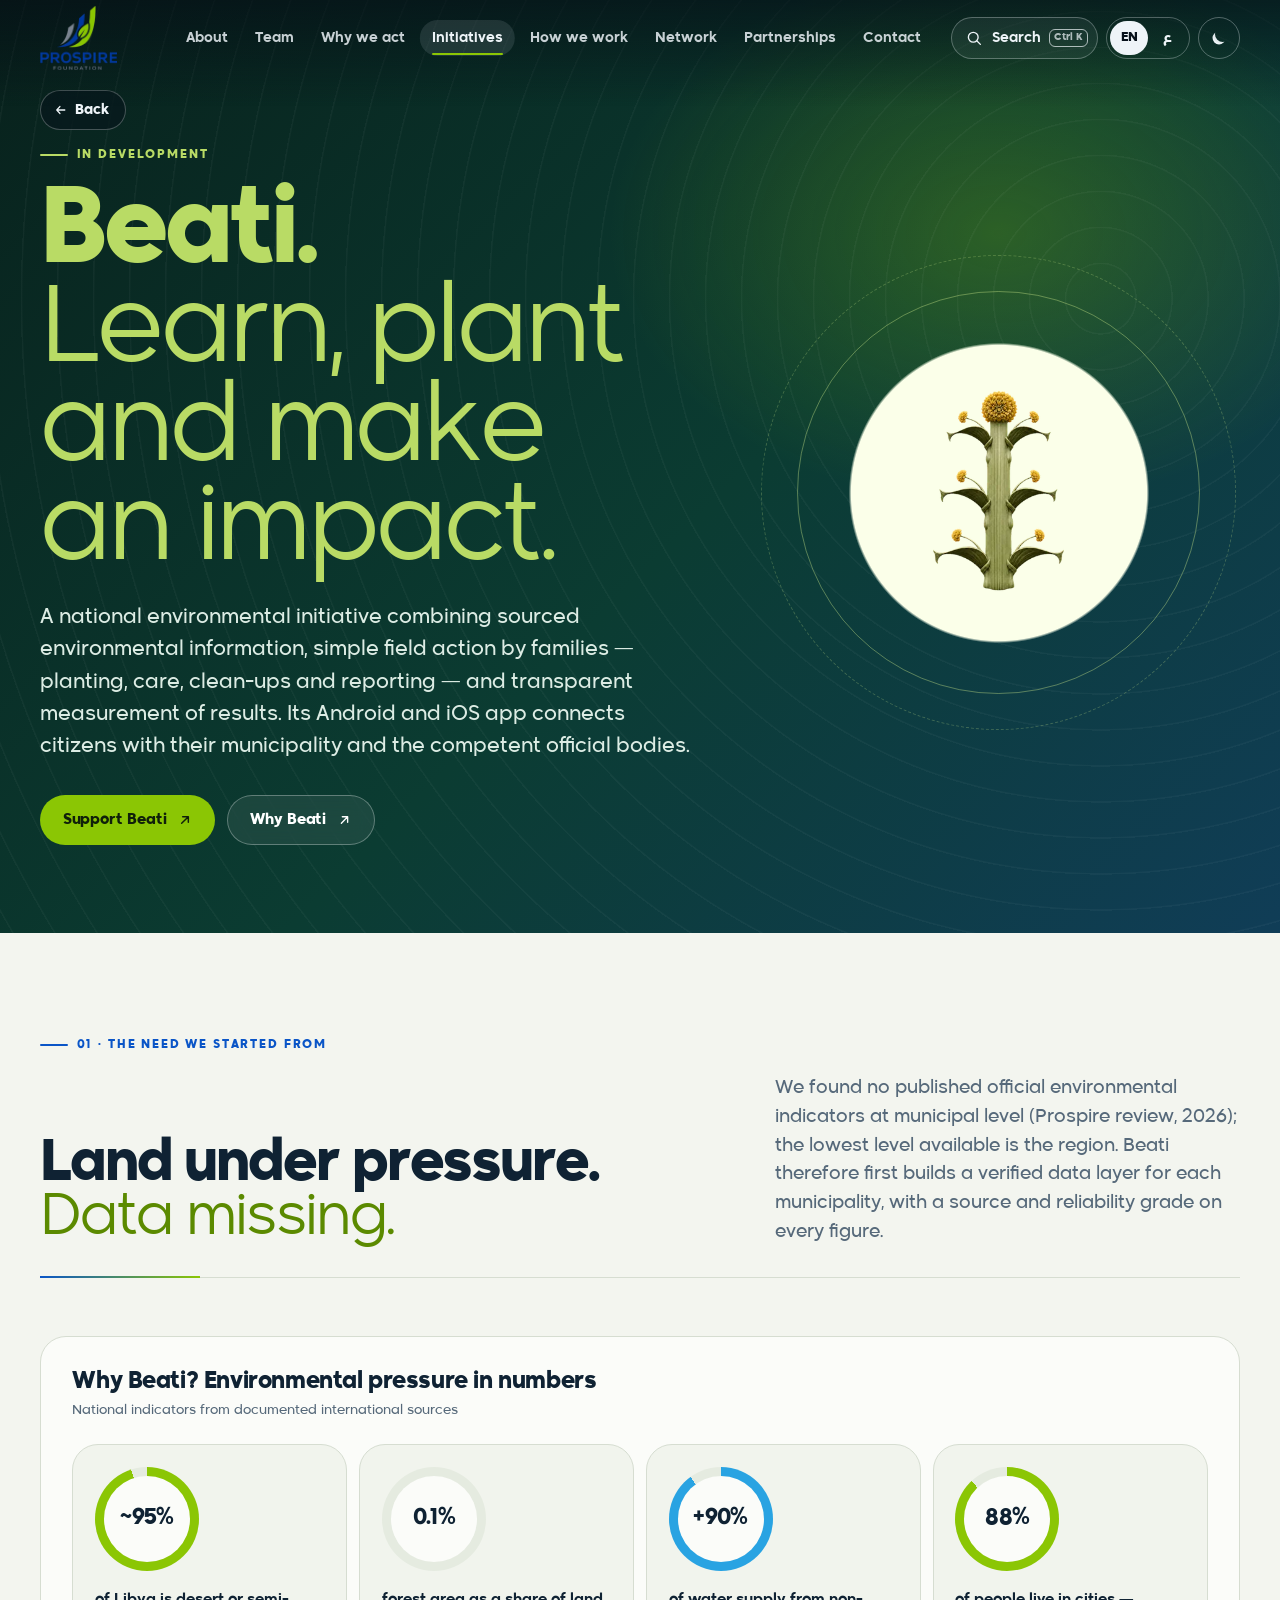
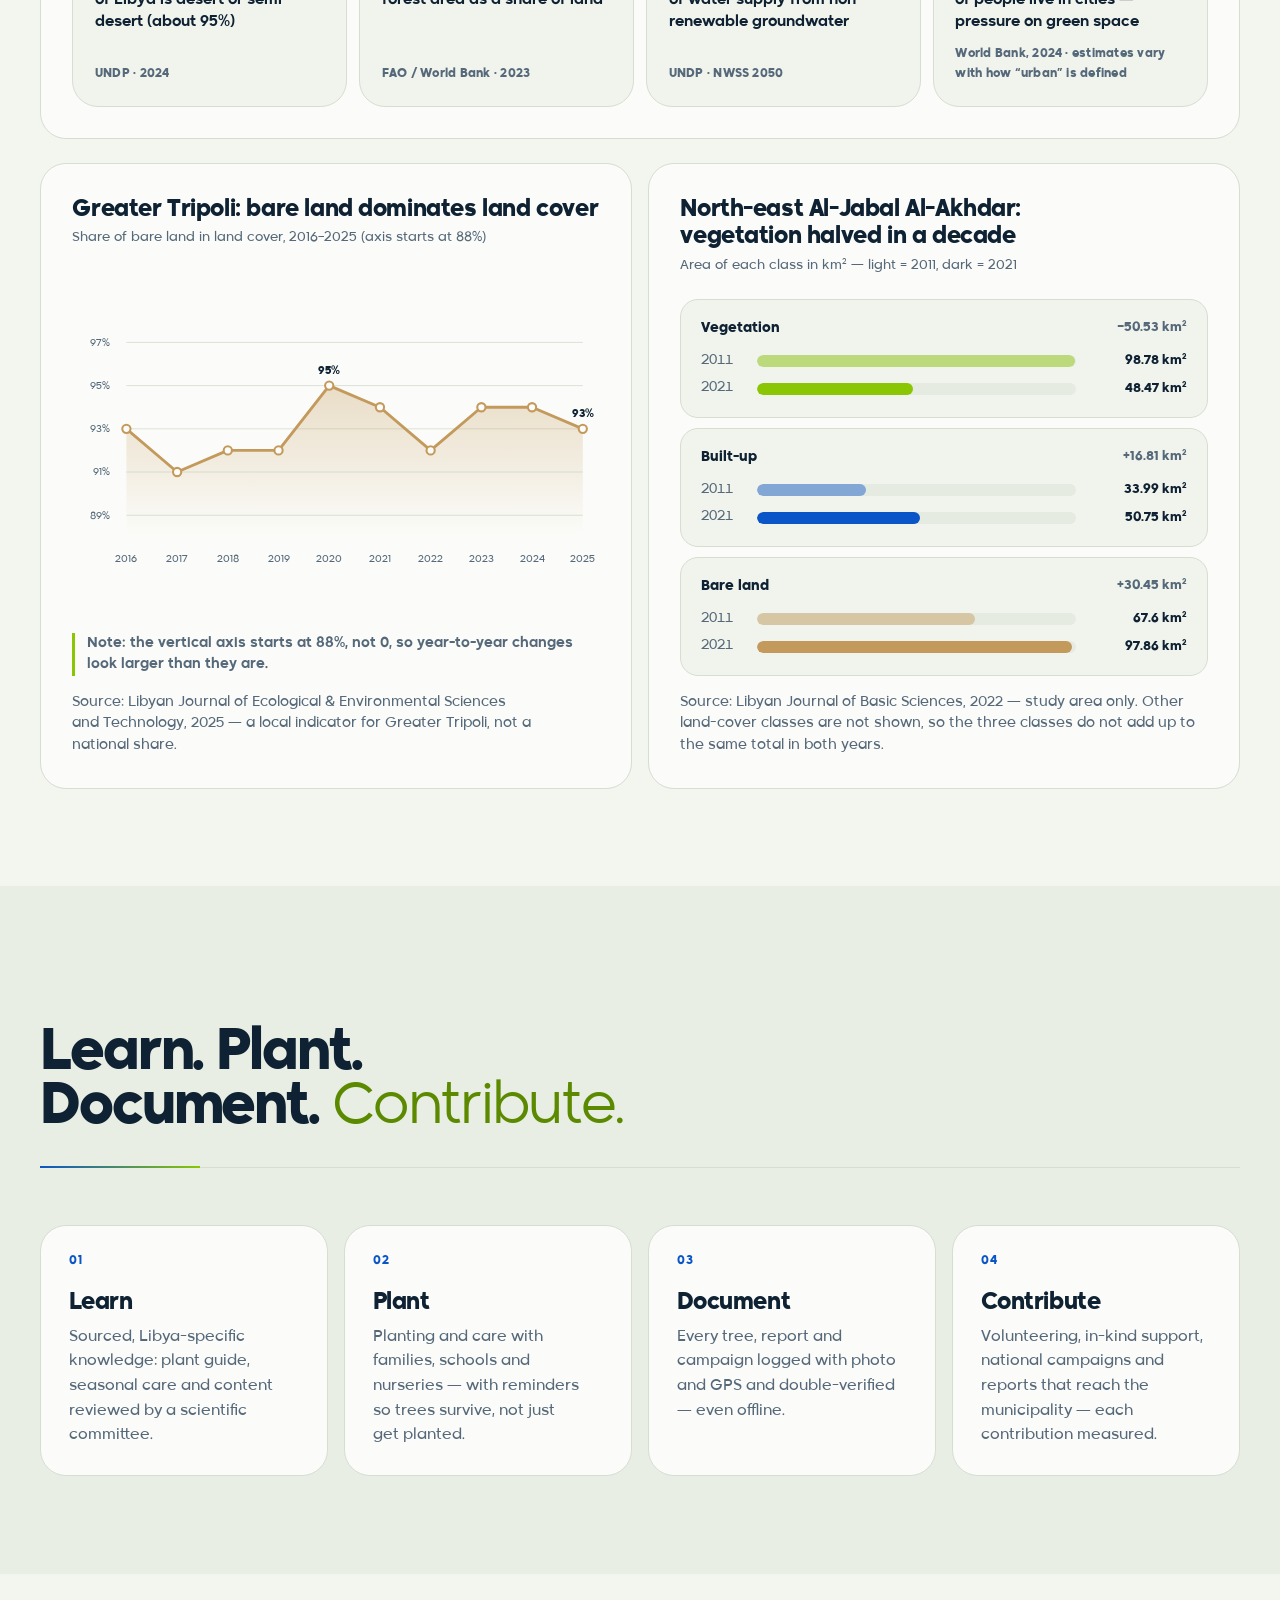
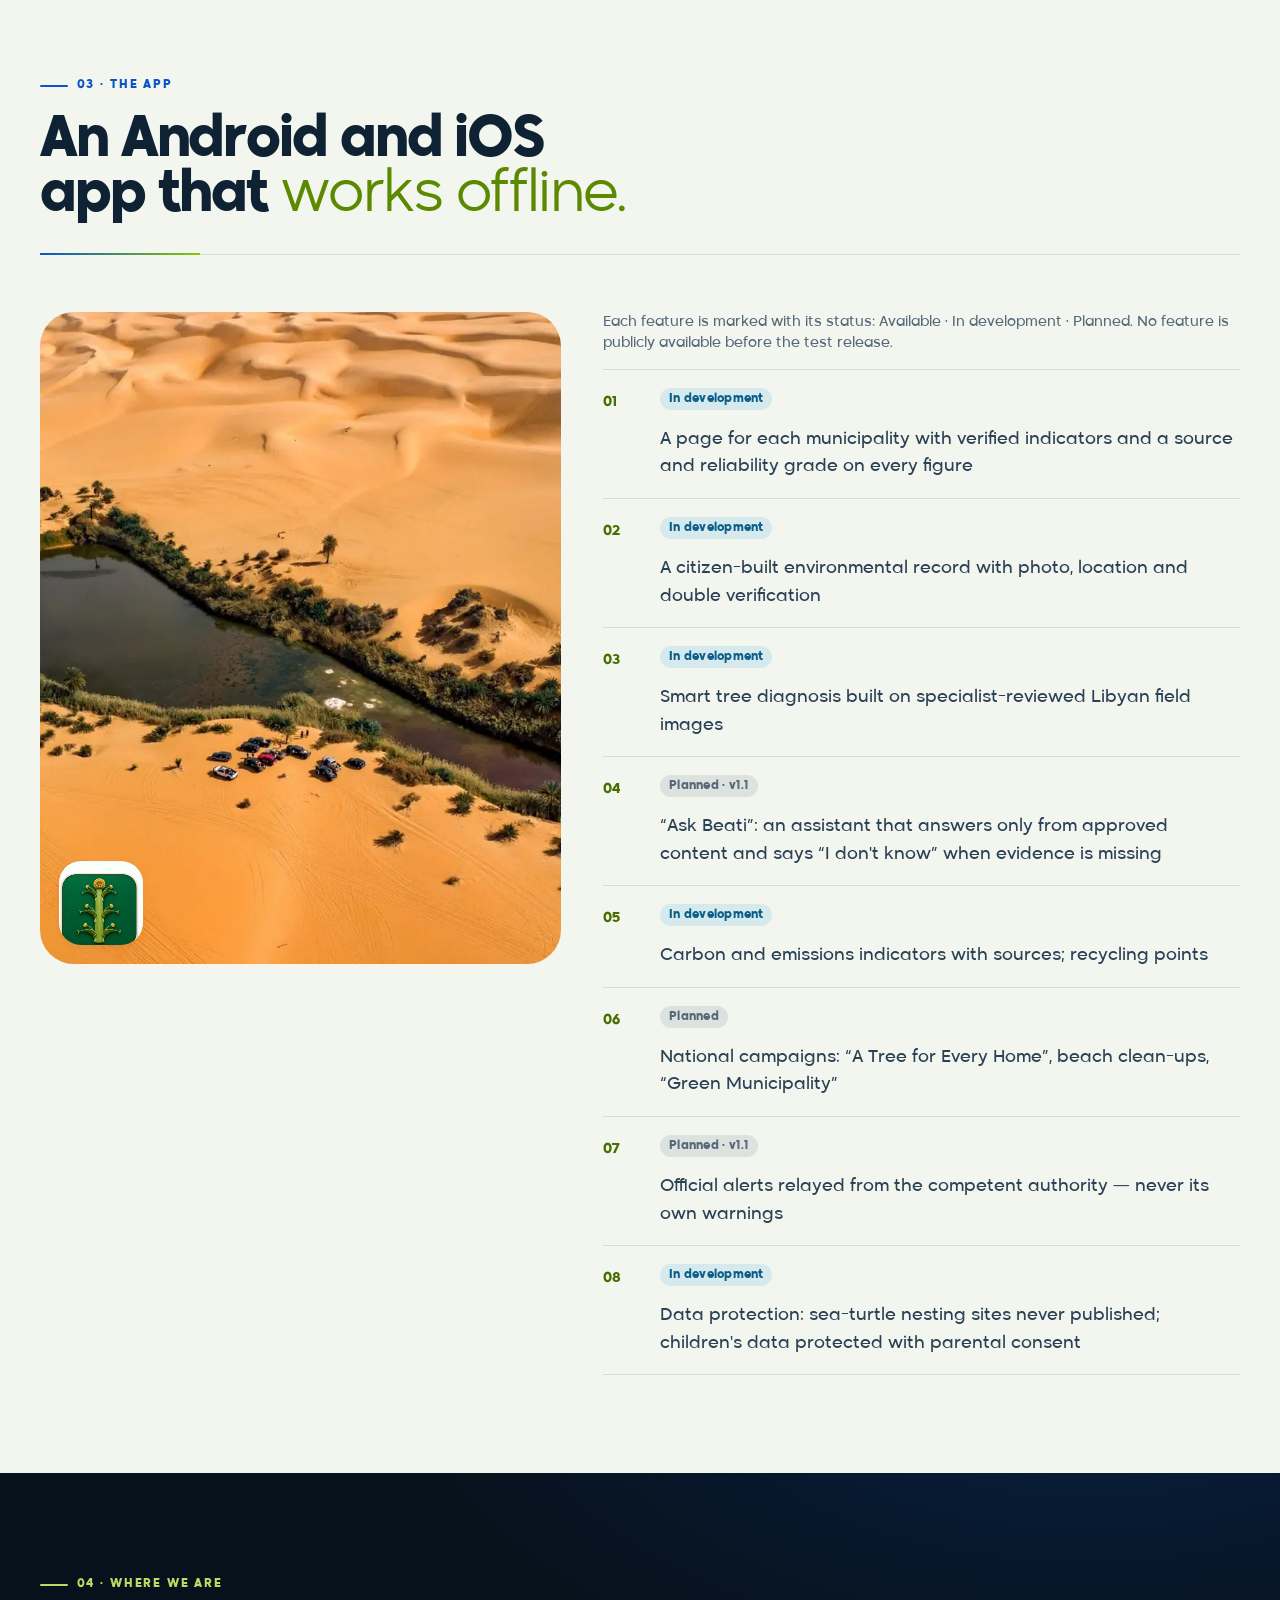
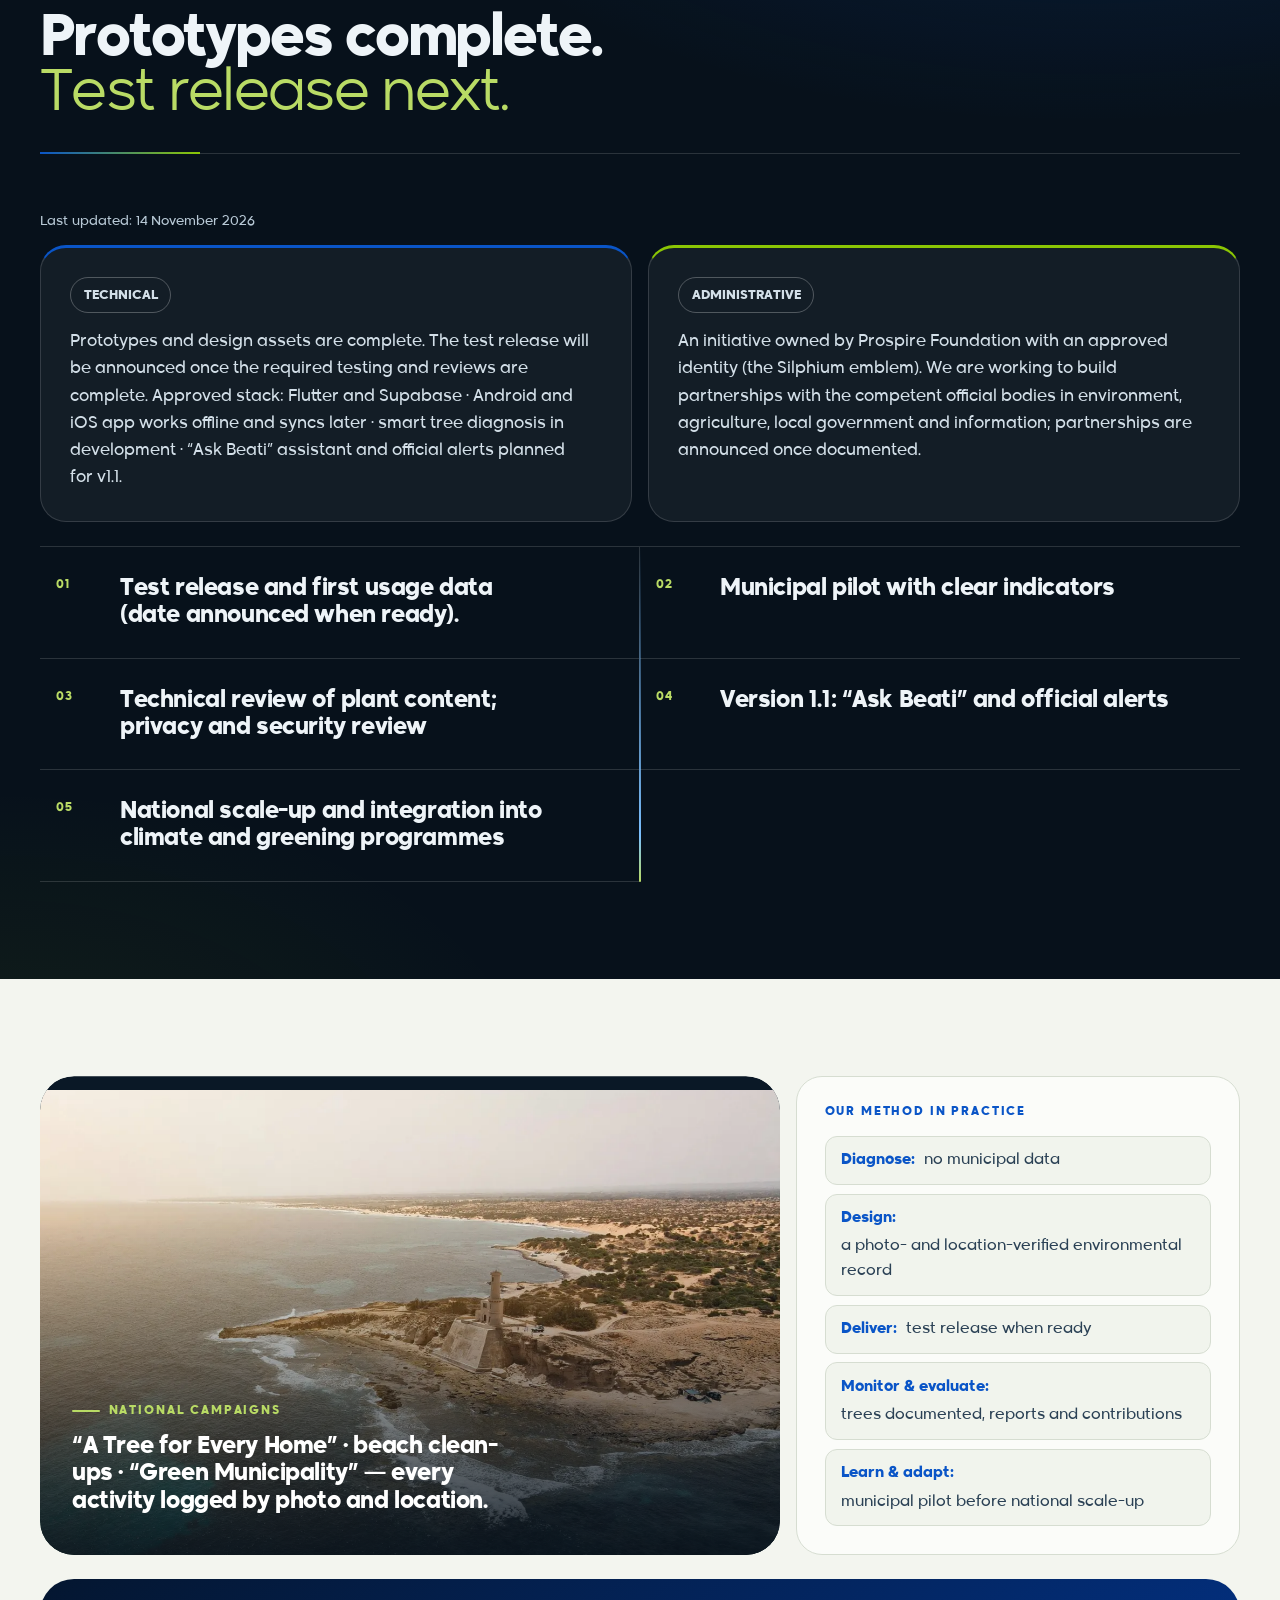
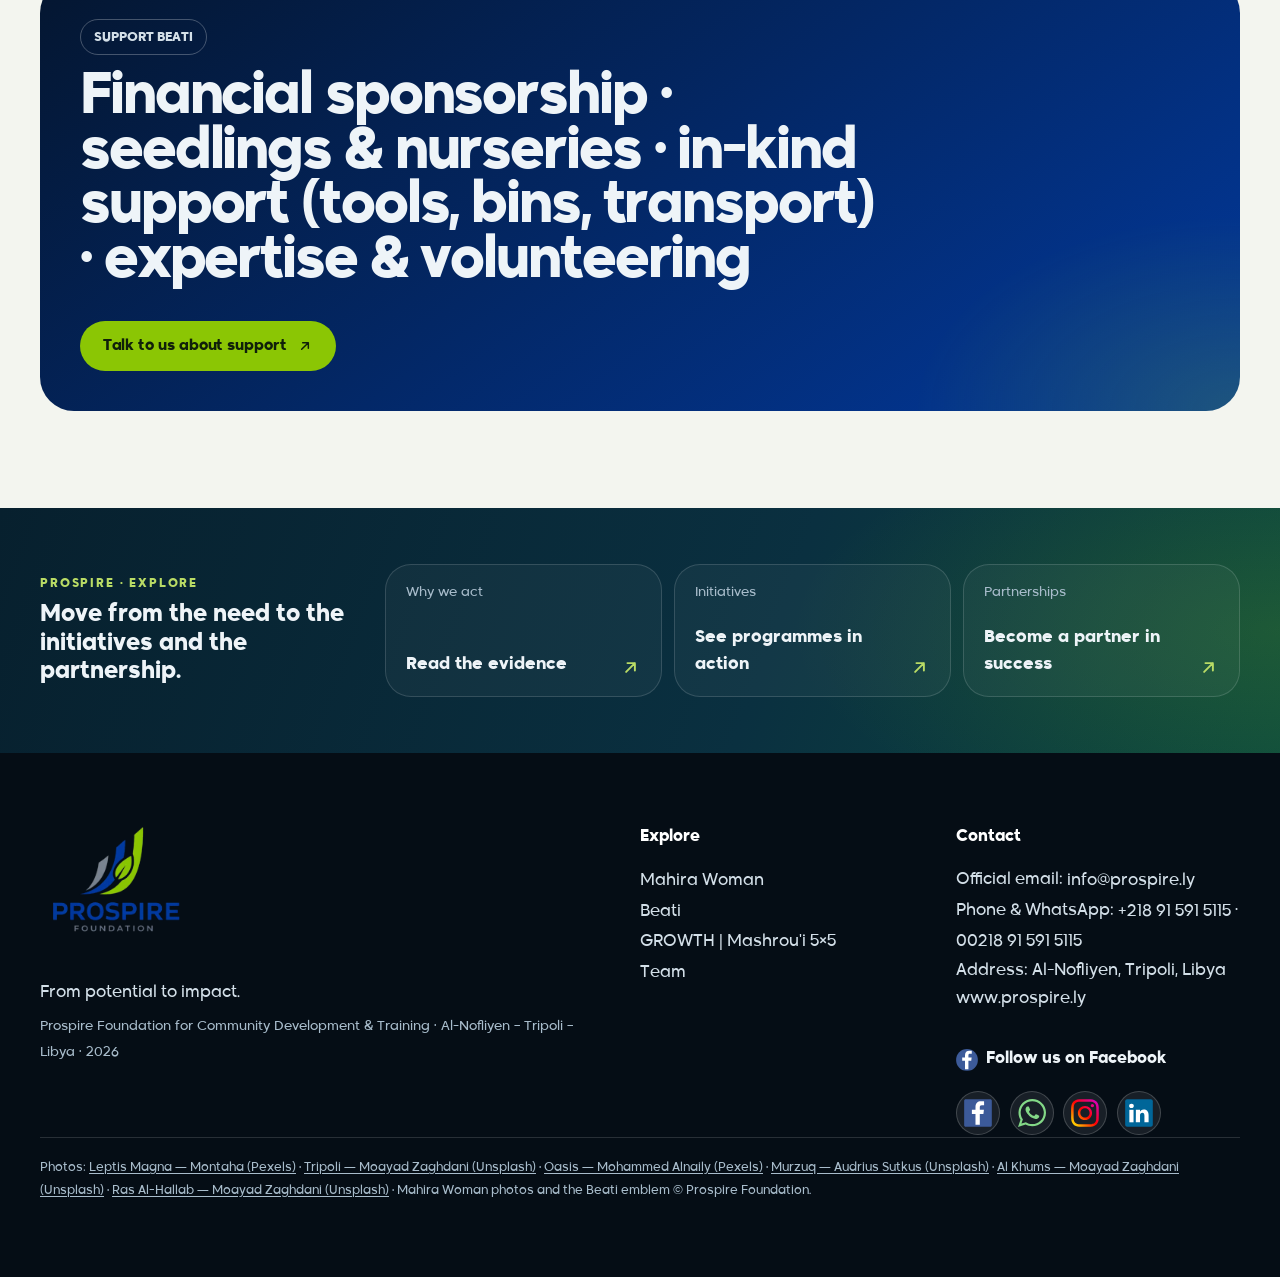
<file: beati/index.html>
<!doctype html> <html lang="en" dir="ltr" data-theme="light" data-route="beati"> <head> <meta charset="utf-8"><meta name="robots" content="noindex, nofollow"> <base href="../"> <meta name="viewport" content="width=device-width,initial-scale=1,viewport-fit=cover"> <meta name="theme-color" content="#f3f5ef"> <meta name="color-scheme" content="light dark"> <title>Beati — Prospire Foundation</title> <meta name="description" content="Beati, a national environmental initiative: learn, plant, document and contribute, through an Android and iOS app that works offline."> <link rel="canonical" href="https://www.prospire.ly/beati/"> <link rel="alternate" hreflang="en" href="https://www.prospire.ly/beati/?lang=en"> <link rel="alternate" hreflang="ar" href="https://www.prospire.ly/beati/?lang=ar"> <link rel="alternate" hreflang="x-default" href="https://www.prospire.ly/beati/"> <meta property="og:type" content="website"> <meta property="og:site_name" content="Prospire Foundation · مؤسسة بروسباير"> <meta property="og:title" content="بيئتي — مؤسسة بروسباير | Beati — Prospire Foundation"> <meta property="og:description" content="بيئتي، مبادرة بيئية وطنية: تعلّم، ازرع، وثّق، ساهم، عبر تطبيق على Android وiOS يعمل دون إنترنت. — Beati, a national environmental initiative: learn, plant, document and contribute, through an Android and iOS app that works offline."> <meta property="og:url" content="https://www.prospire.ly/beati/"> <meta property="og:image" content="https://www.prospire.ly/assets/img/og-image.jpg"> <meta property="og:image:width" content="1200"> <meta property="og:image:height" content="630"> <meta property="og:image:alt" content="Prospire Foundation · مؤسسة بروسباير"> <meta property="og:locale" content="en_GB"> <meta property="og:locale:alternate" content="ar_LY"> <meta name="twitter:card" content="summary_large_image"> <link rel="icon" href="favicon.ico"> <link rel="apple-touch-icon" href="assets/img/apple-touch-icon.png"> <link rel="preload" href="assets/fonts/madani-bold.woff2" as="font" type="font/woff2" crossorigin> <link rel="preload" href="assets/fonts/madani-regular.woff2" as="font" type="font/woff2" crossorigin> <script>!function(){var e=document.documentElement,t="en",a=null;try{var r=new URLSearchParams(location.search);r.get("lang")&&localStorage.setItem("prospire-lang",r.get("lang")),r.get("theme")&&localStorage.setItem("prospire-theme",r.get("theme")),t=localStorage.getItem("prospire-lang")||"en",a=localStorage.getItem("prospire-theme")}catch(e){}a||(a=window.matchMedia&&matchMedia("(prefers-color-scheme: dark)").matches?"dark":"light"),e.lang="ar"===t?"ar":"en",e.dir="ar"===t?"rtl":"ltr",e.setAttribute("data-theme","dark"===a?"dark":"light");var o=e.getAttribute("data-route"),l=location.hash,m=!(o&&"home"!==o||l&&0===l.indexOf("#/")&&"#/home"!==l);e.className+=" js"+(m?" is-intro":"")}()</script> <link rel="stylesheet" href="assets/css/styles.css"> </head> <body data-build="V5-SIGNATURE-MOTION"> <a class="skip-link" href="#main"><span data-en>Skip to content</span><span data-ar>تخطَّ إلى المحتوى</span></a> <header class="site-header" id="siteHeader"> <div class="shell header-row"> <a class="brand" href="./" data-label-en="Prospire Foundation — home" data-label-ar="مؤسسة بروسباير — الرئيسية"><img src="assets/img/prospire-logo.png" alt="Prospire Foundation" data-alt-ar="مؤسسة بروسباير" width="500" height="500" decoding="async"></a> <nav class="desktop-nav" data-label-en="Primary" data-label-ar="التنقل الرئيسي"> <span class="nav-indicator" aria-hidden="true"></span><a data-nav="about" href="about/"><span data-en>About</span><span data-ar>عن المؤسسة</span></a><a data-nav="team" href="team/"><span data-en>Team</span><span data-ar>الفريق</span></a><a data-nav="why" href="why/"><span data-en>Why we act</span><span data-ar>لماذا أطلقنا مبادراتنا</span></a><a data-nav="initiatives" href="initiatives/"><span data-en>Initiatives</span><span data-ar>المبادرات</span></a><a data-nav="method" href="method/"><span data-en>How we work</span><span data-ar>كيف نعمل</span></a><a data-nav="network" href="network/"><span data-en>Network</span><span data-ar>الامتداد الوطني</span></a><a data-nav="partnerships" href="partnerships/"><span data-en>Partnerships</span><span data-ar>الشراكات</span></a><a data-nav="contact" href="contact/"><span data-en>Contact</span><span data-ar>التواصل</span></a> </nav> <div class="actions"> <button class="cmdk-trigger" type="button" data-cmdk-open aria-haspopup="dialog" aria-keyshortcuts="Control+K Meta+K" data-label-en="Search pages" data-label-ar="البحث في الصفحات"> <svg viewBox="0 0 24 24" aria-hidden="true"><circle cx="11" cy="11" r="6.5"></circle><path d="m16 16 4.5 4.5"></path></svg><span class="cmdk-trigger-label"><span data-en>Search</span><span data-ar>بحث</span></span><kbd>⌘K</kbd> </button> <div class="lang-switch" role="group" data-label-en="Language" data-label-ar="اللغة"> <span class="lang-thumb" aria-hidden="true"></span> <button class="lang-btn" type="button" data-lang="en" lang="en" aria-label="English">EN</button> <button class="lang-btn" type="button" data-lang="ar" lang="ar" aria-label="العربية">ع</button> </div> <button class="icon-btn theme-toggle" id="themeToggle" type="button" data-label-en="Switch to dark theme" data-label-ar="التبديل إلى الوضع الداكن"> <svg class="theme-icon" viewBox="0 0 24 24" aria-hidden="true"> <mask id="themeMask"><rect width="24" height="24" fill="#fff"></rect><circle class="theme-bite" cx="24" cy="4" r="7" fill="#000"></circle></mask> <circle class="theme-core" cx="12" cy="12" r="5" mask="url(#themeMask)"></circle> <g class="theme-rays"><path d="M12 1.5v2.2M12 20.3v2.2M1.5 12h2.2M20.3 12h2.2M4.6 4.6l1.5 1.5M17.9 17.9l1.5 1.5M4.6 19.4l1.5-1.5M17.9 6.1l1.5-1.5"></path></g> </svg> </button> <button class="icon-btn menu-btn" id="menuToggle" type="button" aria-expanded="false" aria-controls="mobileMenu" data-label-en="Menu" data-label-ar="القائمة"> <span class="menu-lines" aria-hidden="true"><i></i><i></i></span> </button> </div> </div> <div class="scroll-progress" aria-hidden="true"><i></i></div> </header> <nav class="mobile-menu" id="mobileMenu" data-label-en="Menu" data-label-ar="القائمة" inert> <div class="shell mobile-menu-inner"> <a data-nav="about" href="about/"><small>01</small><span data-en>About</span><span data-ar>عن المؤسسة</span><span class="arr" data-arr="e" aria-hidden="true"></span></a><a data-nav="team" href="team/"><small>02</small><span data-en>Team</span><span data-ar>الفريق</span><span class="arr" data-arr="e" aria-hidden="true"></span></a><a data-nav="why" href="why/"><small>03</small><span data-en>Why we act</span><span data-ar>لماذا أطلقنا مبادراتنا</span><span class="arr" data-arr="e" aria-hidden="true"></span></a><a data-nav="initiatives" href="initiatives/"><small>04</small><span data-en>Initiatives</span><span data-ar>المبادرات</span><span class="arr" data-arr="e" aria-hidden="true"></span></a><a data-nav="method" href="method/"><small>05</small><span data-en>How we work</span><span data-ar>كيف نعمل</span><span class="arr" data-arr="e" aria-hidden="true"></span></a><a data-nav="network" href="network/"><small>06</small><span data-en>National network</span><span data-ar>الامتداد الوطني</span><span class="arr" data-arr="e" aria-hidden="true"></span></a><a data-nav="partnerships" href="partnerships/"><small>07</small><span data-en>Partnerships</span><span data-ar>الشراكات</span><span class="arr" data-arr="e" aria-hidden="true"></span></a><a data-nav="contact" href="contact/"><small>08</small><span data-en>Contact</span><span data-ar>التواصل</span><span class="arr" data-arr="e" aria-hidden="true"></span></a> </div> </nav> <button class="global-back" id="globalBack" type="button" hidden> <span class="arr" data-arr="w" aria-hidden="true"></span><span data-en>Back</span><span data-ar>رجوع</span> </button> <main id="main"> <section class="view" data-view="home"> <section class="hero"> <div class="hero-bg" role="img" data-label-en="Arch at Leptis Magna, Libya (photo: Montaha, Pexels)" data-label-ar="قوس في لبدة الكبرى، ليبيا (تصوير: Montaha، Pexels)"></div> <div class="shell hero-grid"> <div> <div class="kicker"><span data-en>PROSPIRE FOUNDATION · LIBYA</span><span data-ar>مؤسسة بروسباير · ليبيا</span></div> <h1> <span data-en>From potential<br>to <em>impact.</em></span><span data-ar>من الإمكانات<br>إلى <em>الأثر.</em></span> </h1> <div class="measure-rule" aria-hidden="true"><i></i></div> <p class="hero-lead"> <span data-en>Prospire Foundation for Community Development &amp; Training is a Libyan foundation registered with the Civil Society Commission under registration no. 2026-47-100.</span><span data-ar>مؤسسة بروسباير للتنمية المجتمعية والتدريب مؤسسة ليبية مسجّلة لدى مفوضية المجتمع المدني تحت رقم القيد 2026-47-100.</span> </p> <div class="hero-pill-row"> <span class="sustain-pill"><span data-en>Mahira Woman · Beati · GROWTH | Mashrou'i 5×5</span><span data-ar>امرأة ماهرة · بيئتي · GROWTH | مشروعي 5×5</span></span> </div> <div class="hero-actions"> <a class="button primary" href="initiatives/"><span data-en>Explore our initiatives</span><span data-ar>استكشف مبادراتنا</span><span class="arr" data-arr="se" aria-hidden="true"></span></a><a class="button ghost" href="contact/?topic=partnership"><span data-en>Discuss a partnership</span><span data-ar>ناقش فرصة شراكة</span><span class="arr" data-arr="ne" aria-hidden="true"></span></a> </div> </div> <div data-label-en="Prospire operating principles" data-label-ar="مبادئ عمل بروسباير" class="hero-index principles-panel"> <div class="principles-label"><span data-en>HOW WE OPERATE</span><span data-ar>كيف نعمل</span></div> <article class="principle-row"> <span class="principle-no">01</span> <div class="principle-copy"> <b><span data-en>Start with evidence</span><span data-ar>نبدأ بالدليل</span></b><small><span data-en>We read the context, confirm the need with data, and understand stakeholders and risks.</span><span data-ar>نقرأ السياق، ونتحقق من الحاجة بالبيانات، ونفهم أصحاب المصلحة والمخاطر.</span></small> </div> </article> <article class="principle-row"> <span class="principle-no">02</span> <div class="principle-copy"> <b><span data-en>Build capability while delivering</span><span data-ar>نبني القدرة أثناء التنفيذ</span></b><small><span data-en>Disciplined delivery that transfers knowledge and builds local capability along the way.</span><span data-ar>تنفيذ منضبط ينقل المعرفة ويبني القدرات المحلية أثناء العمل.</span></small> </div> </article> <article class="principle-row"> <span class="principle-no">03</span> <div class="principle-copy"> <b><span data-en>Learn with accountability</span><span data-ar>نتعلم بمساءلة</span></b><small><span data-en>We document what worked and what did not, and improve before any scale-up.</span><span data-ar>نوثق ما نجح وما لم ينجح، ونحسّن قبل أي توسع.</span></small> </div> </article> </div> </div> <button class="scroll-cue" type="button" data-scroll-next><span data-en>Scroll</span><span data-ar>مرّر للأسفل</span><i aria-hidden="true"></i></button> </section> <section class="section"> <div class="shell"> <div class="section-head reveal"> <div><span class="section-no"><span data-en>01 · WHO WE ARE</span><span data-ar>01 · من نحن</span></span></div> <div> <h2><span data-en>A new institution. <em>Decades of experience.</em></span><span data-ar>مؤسسة جديدة… <em>وخبرة تمتد عقوداً.</em></span></h2> <p class="lede"> <span data-en>Prospire is a Libyan non-profit civil society foundation based in Tripoli, founded by professionals in international programme leadership, governance, management, law, education and technology. We design, deliver and measure development programmes, and provide research, evaluation and field verification for local and international partners.</span><span data-ar>بروسباير مؤسسة مجتمع مدني ليبية غير ربحية مقرها طرابلس، أسسها فريق من المختصين في قيادة البرامج الدولية والحوكمة والإدارة والقانون والتعليم والتقنية. نصمّم البرامج التنموية وننفّذها ونقيس أثرها، ونقدّم الدراسات والتقييم والتحقق الميداني للشركاء المحليين والدوليين.</span> </p> </div> </div> <div class="identity-editorial reveal"> <article class="identity-feature"> <span class="num"><span data-en>VISION</span><span data-ar>الرؤية</span></span> <h3><span data-en>A Libya where no one is left behind: stronger communities, more effective institutions, and more sustainable and resilient cities.</span><span data-ar>ليبيا لا يُترك فيها أحد خلف الركب: مجتمعات أكثر قدرة، ومؤسسات أكثر فاعلية، ومدن أكثر استدامة ومرونة.</span></h3> <a class="text-link" href="about/"><span data-en>About Prospire</span><span data-ar>عن بروسباير</span><span class="arr" data-arr="ne" aria-hidden="true"></span></a> </article> <div class="identity-stack"> <article class="identity-panel"> <span class="num"><span data-en>MISSION</span><span data-ar>الرسالة</span></span> <h3><span data-en>We turn needs into measurable impact.</span><span data-ar>نحوّل الاحتياج إلى أثر يُقاس.</span></h3><p><span data-en>Designed with people. Delivered to international standards. Measured by real change.</span><span data-ar>نصمّم مع الناس، وننفّذ بمعايير دولية، ونقيس ما تغيّر فعلاً.</span></p> </article> </div> </div> <div class="values-band reveal" role="group" data-label-en="Values" data-label-ar="القيم"> <span class="values-label"><span data-en>VALUES</span><span data-ar>القيم</span></span> <div class="marquee" data-marquee> <ul class="marquee-list"> <li><span data-en>Integrity</span><span data-ar>النزاهة</span></li> <li><span data-en>Inclusion</span><span data-ar>الشمول</span></li> <li><span data-en>Accountability</span><span data-ar>المساءلة</span></li> <li><span data-en>Quality &amp; learning</span><span data-ar>الجودة والتعلّم</span></li> <li><span data-en>Sustainability</span><span data-ar>الاستدامة</span></li> </ul> </div> </div> </div> </section> <section class="section dark"> <div class="shell"> <div class="section-head reveal"> <div><span class="section-no"><span data-en>02 · WHY PROSPIRE</span><span data-ar>02 · لماذا نحن</span></span></div> <div> <h2><span data-en>From Tripoli, <em>for all of Libya.</em></span><span data-ar>من طرابلس… <em>إلى كل ليبيا.</em></span></h2> <p class="lede"><span data-en>Headquartered in Tripoli, national in scope. Our team has planned and delivered about 135 municipal electoral processes, run a national awareness campaign across 20 municipalities, and built working relationships with more than 40 municipal councils. We are ready to deliver programmes with partners anywhere in Libya.</span><span data-ar>مقرنا في طرابلس، ونطاق عملنا وطني. خطّط فريقنا ونفّذ نحو 135 عملية انتخابية بلدية، وأدار حملة توعية وطنية في 20 بلدية، وبنى شبكة عمل مع أكثر من 40 مجلساً بلدياً؛ ونحن جاهزون لتنفيذ البرامج مع الشركاء في أي منطقة من ليبيا.</span></p> <p class="lede"><span data-en>● Headquarters: Tripoli · ● Scope: all of Libya</span><span data-ar>● المقر: طرابلس · ● نطاق العمل: كل ليبيا</span></p> </div> </div> <div class="team-numbers"> <div class="tn"><strong>+40</strong><p><span data-en>years of senior leadership in oil &amp; gas, major projects and elections — combined across team members</span><span data-ar>عاماً من القيادة العليا في النفط والغاز والمشروعات الكبرى والانتخابات — مجتمعةً لدى أعضاء الفريق</span></p></div> <div class="tn"><strong>~135</strong><p><span data-en>municipal electoral processes (about 135)</span><span data-ar>عملية انتخابية بلدية (نحو 135)</span></p></div> <div class="tn"><strong>20</strong><p><span data-en>municipalities in a national awareness campaign</span><span data-ar>بلدية في حملة توعية وطنية</span></p></div> <div class="tn"><strong>+20</strong><p><span data-en>years of education leadership — combined across team members</span><span data-ar>عاماً في القيادة التعليمية — مجتمعةً لدى أعضاء الفريق</span></p></div> <div class="tn"><strong>+13</strong><p><span data-en>years in operations and projects — combined across team members</span><span data-ar>عاماً في العمليات والمشاريع — مجتمعةً لدى أعضاء الفريق</span></p></div> <div class="tn"><strong>9</strong><p><span data-en>international bodies the team has worked with: UNDP · GIZ · IFES · NDI · Cowater · Chemonics · BDO · OSCE/ODIHR · UN missions</span><span data-ar>جهات دولية عمل معها الفريق: UNDP · GIZ · IFES · NDI · Cowater · Chemonics · BDO · OSCE/ODIHR · بعثات الأمم المتحدة</span></p></div> </div> <p class="lede"><span data-en>Governance ready before operation: General Assembly · Board · Executive Management · 15 institutional policies including safeguarding &amp; PSEA, integrity &amp; anti-fraud, due diligence, procurement and data protection · delegation-of-authority matrix · Strategic Plan 2027–2030</span><span data-ar>حوكمة جاهزة قبل التشغيل: جمعية عمومية · مجلس إدارة · إدارة تنفيذية · 15 سياسة مؤسسية منها الحماية ومنع الاستغلال، والنزاهة ومكافحة الاحتيال، والعناية الواجبة، والمشتريات، وحماية البيانات · مصفوفة صلاحيات · خطة استراتيجية 2027–2030</span></p> <p class="fine-note"><span data-en>Figures reflect the documented professional experience of individual team members, not Prospire's institutional track record or formal partnerships. Bodies are named in text only, without logos.</span><span data-ar>الأرقام خبرات مهنية موثقة لأعضاء الفريق بصفتهم الفردية، ولا تمثل سجلاً تنفيذياً لبروسباير ولا شراكات رسمية مع الجهات المذكورة. تُكتب أسماء الجهات نصاً دون شعارات.</span></p> <div class="section-cta"><a class="button primary" href="team/"><span data-en>Meet the team</span><span data-ar>تعرّف على الفريق</span><span class="arr" data-arr="ne" aria-hidden="true"></span></a></div> </div> </section> <section class="section services-preview"> <div class="shell"> <div class="section-head reveal"> <div><span class="section-no"><span data-en>03 · WHAT WE OFFER</span><span data-ar>03 · ماذا نقدّم</span></span></div> <div> <h2><span data-en>Specific services, <em>to international standards.</em></span><span data-ar>خدمات محددة… <em>بمعايير الجهات الدولية.</em></span></h2> <p class="lede"><span data-en>Sectors: Local governance &amp; civic participation · Women &amp; youth economic empowerment · Inclusion &amp; disability · Environment &amp; sustainable cities · Education &amp; skills · Digital transformation</span><span data-ar>القطاعات: الحوكمة المحلية والمشاركة المدنية · التمكين الاقتصادي للمرأة والشباب · الإدماج والإعاقة · البيئة والمدن المستدامة · التعليم وتنمية المهارات · التحول الرقمي</span></p> </div> </div> <div class="service-editorial reveal"> <a class="service-row" href="contact/?topic=programme"><span class="service-no">01</span> <div> <h3><span data-en>Research &amp; Studies</span><span data-ar>الدراسات والبحوث</span></h3> <p><span data-en>Needs assessments · baseline studies · field surveys &amp; focus groups · stakeholder analysis · market &amp; feasibility studies · policy papers</span><span data-ar>تقييم الاحتياجات · دراسات خط الأساس · المسوح الميدانية ومجموعات التركيز · تحليل أصحاب المصلحة · دراسات السوق والجدوى · أوراق السياسات</span></p> <p class="service-basis"><small><span data-en>Built on: the team’s national-level statistics and analysis experience</span><span data-ar>يستند إلى: خبرة الفريق في الإحصاء والتحليل على المستوى الوطني</span></small></p> </div> <span class="service-arrow arr" data-arr="ne" aria-hidden="true"></span></a> <a class="service-row" href="contact/?topic=programme"><span class="service-no">02</span> <div> <h3><span data-en>Monitoring, Evaluation &amp; Learning (MEL)</span><span data-ar>المتابعة والتقييم والتعلّم (MEL)</span></h3> <p><span data-en>Results frameworks &amp; indicators · monitoring systems · mid-term &amp; final evaluations · impact measurement · feedback &amp; complaints mechanisms</span><span data-ar>أطر النتائج والمؤشرات · أنظمة المتابعة · التقييم المرحلي والنهائي · قياس الأثر · آليات التغذية الراجعة والشكاوى</span></p> <p class="service-basis"><small><span data-en>Built on: managing about 135 municipal electoral processes and a national campaign across 20 municipalities</span><span data-ar>يستند إلى: إدارة نحو 135 عملية انتخابية بلدية وحملة وطنية في 20 بلدية</span></small></p> </div> <span class="service-arrow arr" data-arr="ne" aria-hidden="true"></span></a> <a class="service-row featured" href="contact/?topic=programme"><span class="service-no">03</span> <div> <h3><span data-en>Third-Party Monitoring (TPM)</span><span data-ar>التحقق والمتابعة من طرف ثالث (TPM)</span></h3> <p><span data-en>Independent field verification of delivery and outputs · visits documented with photo and GPS · beneficiary verification · independent reports to the donor</span><span data-ar>التحقق الميداني المستقل من التنفيذ والمخرجات · زيارات موثقة بالصور والإحداثيات · التحقق من المستفيدين · تقارير مستقلة للجهة المانحة</span></p> <p class="service-scope"><small><span data-en>This service is offered only for programmes run by other organisations and does not cover programmes Prospire delivers.</span><span data-ar>الخدمة تُقدَّم لبرامج جهات أخرى فقط ولا تشمل برامج تنفذها بروسباير.</span></small></p> <p class="service-basis"><small><span data-en>Built on: experience running field and logistics operations across Libya</span><span data-ar>يستند إلى: خبرة في إدارة عمليات ميدانية ولوجستية على مستوى ليبيا</span></small></p> </div> <span class="service-arrow arr" data-arr="ne" aria-hidden="true"></span></a> <a class="service-row" href="contact/?topic=programme"><span class="service-no">04</span> <div> <h3><span data-en>Programme Design, Management &amp; Delivery</span><span data-ar>تصميم البرامج وإدارتها وتنفيذها</span></h3> <p><span data-en>From needs analysis and theory of change to field delivery, logistics and reporting</span><span data-ar>من تحليل الاحتياج ونظرية التغيير إلى التنفيذ الميداني واللوجستيات والتقارير</span></p> <p class="service-basis"><small><span data-en>Built on: leading programmes with UNDP, GIZ, IFES and Cowater</span><span data-ar>يستند إلى: قيادة برامج مع UNDP وGIZ وIFES وCowater</span></small></p> </div> <span class="service-arrow arr" data-arr="ne" aria-hidden="true"></span></a> <a class="service-row" href="contact/?topic=programme"><span class="service-no">05</span> <div> <h3><span data-en>Training &amp; Capacity Building</span><span data-ar>التدريب وبناء القدرات</span></h3> <p><span data-en>Training for municipalities, institutions and CSOs · training of trainers · curriculum and content development</span><span data-ar>تدريب البلديات والمؤسسات ومنظمات المجتمع المدني · تدريب المدربين · تطوير المناهج والمحتوى التدريبي</span></p> <p class="service-basis"><small><span data-en>Built on: 20+ years of education leadership and curriculum development</span><span data-ar>يستند إلى: أكثر من 20 عاماً في القيادة التعليمية وتطوير المناهج</span></small></p> </div> <span class="service-arrow arr" data-arr="ne" aria-hidden="true"></span></a> <a class="service-row" href="contact/?topic=programme"><span class="service-no">06</span> <div> <h3><span data-en>Governance &amp; Institutional Development</span><span data-ar>الحوكمة والتطوير المؤسسي</span></h3> <p><span data-en>Local governance and municipal support · elections and civic participation · policies and internal systems · regulatory legal advice</span><span data-ar>الحوكمة المحلية ودعم البلديات · الانتخابات والمشاركة المدنية · السياسات والأنظمة الداخلية · الاستشارات القانونية التنظيمية</span></p> <p class="service-basis"><small><span data-en>Built on: leading the Central Committee for Municipal Council Elections and its legal team</span><span data-ar>يستند إلى: قيادة اللجنة المركزية لانتخابات المجالس البلدية وفريقها القانوني</span></small></p> </div> <span class="service-arrow arr" data-arr="ne" aria-hidden="true"></span></a> <a class="service-row" href="contact/?topic=programme"><span class="service-no">07</span> <div> <h3><span data-en>Digital Solutions &amp; Data</span><span data-ar>الحلول الرقمية والبيانات</span></h3> <p><span data-en>ERP and information systems · data dashboards · information security (experience applying ISO 27001) · apps</span><span data-ar>أنظمة ERP ونظم المعلومات · لوحات البيانات · أمن المعلومات (خبرة في تطبيق معيار ISO 27001) · التطبيقات</span></p> <p class="service-basis"><small><span data-en>Built on: Odoo deployments, multi-site IT infrastructure and building the Beati app</span><span data-ar>يستند إلى: تنفيذ أنظمة Odoo وإدارة بنى تقنية متعددة المواقع وتطوير تطبيق «بيئتي»</span></small></p> </div> <span class="service-arrow arr" data-arr="ne" aria-hidden="true"></span></a> <a class="service-row" href="contact/?topic=programme"><span class="service-no">08</span> <div> <h3><span data-en>Awareness &amp; Community Outreach</span><span data-ar>التوعية والتواصل المجتمعي</span></h3> <p><span data-en>Awareness campaigns · community engagement · content and visual identity</span><span data-ar>حملات التوعية · إشراك المجتمع · المحتوى والهوية البصرية</span></p> <p class="service-basis"><small><span data-en>Built on: running the national "Lazem Ta’rif" campaign and the "Shabab Vote" youth initiative</span><span data-ar>يستند إلى: إدارة حملة «لازم تعرف» الوطنية ومبادرة «Shabab Vote»</span></small></p> </div> <span class="service-arrow arr" data-arr="ne" aria-hidden="true"></span></a> </div> <p class="fine-note"><span data-en>Services build on the documented professional experience of individual team members.</span><span data-ar>تستند الخدمات إلى الخبرات المهنية الموثقة لأعضاء الفريق بصفتهم الفردية.</span></p> </div> </section> <section class="section soft"> <div class="shell"> <div class="section-head reveal"> <div><span class="section-no"><span data-en>04 · WHY WE LAUNCHED OUR INITIATIVES</span><span data-ar>04 · لماذا أطلقنا مبادراتنا؟</span></span></div> <div> <h2><span data-en>The need, <em>as the data shows it.</em></span><span data-ar>الحاجة <em>كما تثبتها البيانات.</em></span></h2> <p class="lede"><span data-en>We start with a need confirmed by data and studies, then design the response and measure its impact. These are the challenges that led us to launch our three initiatives.</span><span data-ar>نبدأ بحاجة تثبتها البيانات والدراسات، ثم نصمم الاستجابة ونقيس أثرها. هذه هي التحديات التي دفعتنا إلى إطلاق مبادراتنا الثلاث.</span></p> </div> </div> <div class="grid g3 why-teasers"> <article class="card link why-card env" data-route="why"> <span class="num"><span data-en>01 · ENVIRONMENT → BEATI</span><span data-ar>01 · البيئة ← بيئتي</span></span> <strong class="why-big">~95%</strong> <h3><span data-en>of Libya is desert or semi-desert (about 95%)</span><span data-ar>من أراضي ليبيا صحراوية أو شبه صحراوية (نحو 95%)</span></h3> <small class="src">UNDP, 2024</small> <span class="arrow arr" data-arr="ne" aria-hidden="true"></span> </article> <article class="card link why-card women" data-route="why"> <span class="num"><span data-en>02 · WOMEN → MAHIRA WOMAN</span><span data-ar>02 · المرأة ← امرأة ماهرة</span></span> <strong class="why-big">95%</strong> <h3><span data-en>of employed women in Libya work in the public sector</span><span data-ar>من النساء العاملات في ليبيا يعملن في القطاع العام</span></h3> <small class="src">IMF Country Report No. 25/148, Box 2, p. 14</small> <span class="arrow arr" data-arr="ne" aria-hidden="true"></span> </article> <article class="card link why-card train" data-route="why"> <span class="num"><span data-en>03 · TRAINING → GROWTH | MASHROU'I 5×5</span><span data-ar>03 · التدريب ← GROWTH | مشروعي 5×5</span></span> <strong class="why-big">~50%</strong> <h3><span data-en>youth unemployment (ages 15–24)</span><span data-ar>بطالة الشباب (15–24 سنة)</span></h3> <small class="src">World Bank / ILO, 2023</small> <span class="arrow arr" data-arr="ne" aria-hidden="true"></span> </article> </div> <div class="section-cta"><a class="button blue" href="why/"><span data-en>Read the evidence</span><span data-ar>اقرأ الأدلة</span><span class="arr" data-arr="ne" aria-hidden="true"></span></a></div> </div> </section> <section class="section"> <div class="shell"> <div class="section-head reveal"> <div><span class="section-no"><span data-en>05 · INITIATIVES</span><span data-ar>05 · المبادرات</span></span></div> <div> <h2><span data-en>Three initiatives, <em>from delivery to development.</em></span><span data-ar>ثلاث مبادرات… <em>من التنفيذ إلى التطوير.</em></span></h2> <p class="lede"><span data-en>Each initiative answers a need the data confirms, and each reports where it stands — technically and administratively.</span><span data-ar>كل مبادرة تستجيب لحاجة تثبتها البيانات، وتوضح أين وصلت فنيًا وإداريًا.</span></p> </div> </div> <div class="init-grid"> <article class="init-card init-card--beati" data-route="beati"> <img src="assets/img/beati-oasis.webp" alt="Oasis lake among sand dunes in Libya" data-alt-ar="بحيرة واحة بين الكثبان الرملية في ليبيا" loading="lazy" decoding="async"> <div class="init-copy"> <span class="status"><span data-en data-field="beati.status_badge.en">In development</span><span data-ar data-field="beati.status_badge.ar">قيد التطوير</span></span> <h3><span data-en>Beati</span><span data-ar>بيئتي</span></h3> <p><span data-en>Learn, plant and make an impact</span><span data-ar>تعلّم، ازرع، واصنع أثرًا</span></p> <span class="arrow arr" data-arr="ne" aria-hidden="true"></span> </div> </article> <article class="init-card init-card--mahira" data-route="mahira"> <img src="assets/img/mahira-practice.webp" alt="Practical makeup training during the initiative" data-alt-ar="تدريب عملي على المكياج خلال المبادرة" loading="lazy" decoding="async"> <div class="init-copy"> <span class="status"><span data-en data-field="mahira-woman.status_badge.en">Ongoing</span><span data-ar data-field="mahira-woman.status_badge.ar">جارية</span></span> <h3><span data-en>Mahira Woman</span><span data-ar>امرأة ماهرة</span></h3> <p><span data-en>Skills into opportunity</span><span data-ar>من المهارة إلى الفرصة</span></p> <span class="arrow arr" data-arr="ne" aria-hidden="true"></span> </div> </article> <article class="init-card init-card--five" data-route="mashroui"> <div class="five-mark" aria-hidden="true">5×5</div> <div class="init-copy"> <span class="status"><span data-en data-field="mashroui-5x5.status_badge.en">In preparation</span><span data-ar data-field="mashroui-5x5.status_badge.ar">قيد التحضير</span></span> <h3><span data-en>GROWTH | Mashrou'i 5×5</span><span data-ar>GROWTH | مشروعي 5×5</span></h3> <p><span data-en>From idea to sustainability</span><span data-ar>من الفكرة إلى الاستدامة</span></p> <span class="arrow arr" data-arr="ne" aria-hidden="true"></span> </div> </article> </div> </div> </section> <section class="section"> <div class="shell"> <div class="section-head reveal"> <div><span class="section-no"><span data-en>06 · NATIONAL REACH</span><span data-ar>06 · الامتداد الوطني</span></span></div> <div> <h2><span data-en>Relationships across Libya, <em>built in real places.</em></span><span data-ar>علاقات عبر ليبيا، <em>مبنية في أماكن حقيقية.</em></span></h2> <p class="lede"><span data-en>A direct working network with municipal councils across West, East and South, within a national scope covering Libya's municipalities.</span><span data-ar>شبكة عمل مباشرة مع مجالس بلدية في الغرب والشرق والجنوب، ضمن نطاق وطني يغطي بلديات ليبيا.</span></p> </div> </div> <div class="map-shell reveal"> <div class="map-panel"> <div class="map-canvas" data-map="home" data-label-en="Interactive Libya national network map" data-label-ar="خريطة تفاعلية للامتداد الوطني في ليبيا"></div> <small class="map-source"><span data-en>Boundary geometry: Natural Earth / world.geo · city points use geographic coordinates.</span><span data-ar>هندسة الحدود: Natural Earth / world.geo · مواقع المدن مبنية على الإحداثيات الجغرافية.</span></small> </div> <div class="map-info"> <div class="stat"> <strong>+40</strong><span data-en>municipal councils in a direct working network across West, East and South</span><span data-ar>مجلساً بلدياً في شبكة عمل مباشرة تغطي الغرب والشرق والجنوب</span> <small><span data-en>National scope covering Libya's municipalities.</span><span data-ar>نطاق وطني يغطي بلديات ليبيا.</span></small> </div> <div class="map-readout" id="homeMapReadout"> <span class="pill"><span data-en>Interactive map</span><span data-ar>خريطة تفاعلية</span></span> <h3><span data-en>Select a location</span><span data-ar>اختر موقعًا</span></h3> <p><span data-en>Each point opens a sourced municipal brief.</span><span data-ar>تفتح كل نقطة ملفًا بلديًا موثق المصادر.</span></p> </div> <a class="button blue" href="network/"><span data-en>Explore national network</span><span data-ar>استكشف الامتداد الوطني</span><span class="arr" data-arr="ne" aria-hidden="true"></span></a> </div> </div> </div> </section> <section class="section dark"> <div class="shell"> <div class="section-head reveal"> <div><span class="section-no"><span data-en>07 · HOW WE WORK</span><span data-ar>07 · كيف نعمل</span></span></div> <div> <h2><span data-en>Six steps. <em>From need to impact.</em></span><span data-ar>ست خطوات. <em>من الحاجة إلى الأثر.</em></span></h2> <p class="lede"><span data-en>Diagnose · Design · Partner · Deliver · Monitor &amp; evaluate · Learn &amp; adapt — with feedback from the people we serve running through every step.</span><span data-ar>التشخيص · التصميم · الشراكة · التنفيذ · المتابعة والتقييم · التعلّم والتكيّف — والتغذية الراجعة من المستفيدين تمر عبر كل خطوة.</span></p> <p class="lede"><span data-en>No activity without a purpose, no output without ownership, no learning without evidence.</span><span data-ar>لا نشاط بلا غاية، ولا مخرج بلا مسؤولية، ولا تعلّم بلا دليل.</span></p> </div> </div> <div class="strategy-rail-list reveal"> <a class="strategy-rail-item" href="method/"><span>01</span><div><h3><span data-en>Diagnose</span><span data-ar>التشخيص</span></h3><p><span data-en>We read the context, confirm the need with data, and understand stakeholders and risks.</span><span data-ar>نقرأ السياق، ونتحقق من الحاجة بالبيانات، ونفهم أصحاب المصلحة والمخاطر.</span></p></div><i class="arrow arr" data-arr="ne" aria-hidden="true"></i></a> <a class="strategy-rail-item" href="method/"><span>02</span><div><h3><span data-en>Design</span><span data-ar>التصميم</span></h3><p><span data-en>We co-design the response with communities and partners, with clear results and indicators.</span><span data-ar>نصمم التدخل مع المجتمع والشركاء، بنتائج ومؤشرات واضحة.</span></p></div><i class="arrow arr" data-arr="ne" aria-hidden="true"></i></a> <a class="strategy-rail-item" href="method/"><span>03</span><div><h3><span data-en>Partner</span><span data-ar>الشراكة</span></h3><p><span data-en>We agree roles and responsibilities and carry out partner due diligence.</span><span data-ar>نحدد الأدوار والمسؤوليات، ونجري العناية الواجبة للشركاء.</span></p></div><i class="arrow arr" data-arr="ne" aria-hidden="true"></i></a> <a class="strategy-rail-item" href="method/"><span>04</span><div><h3><span data-en>Deliver</span><span data-ar>التنفيذ</span></h3><p><span data-en>Disciplined delivery that transfers knowledge and builds local capability along the way.</span><span data-ar>تنفيذ منضبط ينقل المعرفة ويبني القدرات المحلية أثناء العمل.</span></p></div><i class="arrow arr" data-arr="ne" aria-hidden="true"></i></a> <a class="strategy-rail-item" href="method/"><span>05</span><div><h3><span data-en>Monitor &amp; evaluate</span><span data-ar>المتابعة والتقييم</span></h3><p><span data-en>Pre/post assessment and follow-up on how participants apply what they learned.</span><span data-ar>قياس قبلي وبعدي، ومتابعة تطبيق ما تعلّمه المشاركون بعد البرنامج.</span></p></div><i class="arrow arr" data-arr="ne" aria-hidden="true"></i></a> <a class="strategy-rail-item" href="method/"><span>06</span><div><h3><span data-en>Learn &amp; adapt</span><span data-ar>التعلّم والتكيّف</span></h3><p><span data-en>We document what worked and what did not, and improve before any scale-up.</span><span data-ar>نوثق ما نجح وما لم ينجح، ونحسّن قبل أي توسع.</span></p></div><i class="arrow arr" data-arr="ne" aria-hidden="true"></i></a> </div> </div> </section> <section class="section"> <div class="shell"> <div class="context-photo-strip reveal"> <article class="context-photo"> <img src="assets/img/al-khums.webp" alt="Aerial view of Al Khums coast and vegetation" data-alt-ar="منظر جوي لساحل الخمس وغطائه النباتي" loading="lazy" decoding="async"> <div class="context-photo-copy"> <span class="section-no"><span data-en>08 · PARTNERSHIP</span><span data-ar>08 · الشراكة</span></span> <h3><span data-en>We are looking for partners in success.</span><span data-ar>نبحث عن شركاء نجاح.</span></h3> <p><span data-en>Partnership starts with a shared problem — not a logo wall.</span><span data-ar>الشراكة تبدأ بمشكلة مشتركة… لا بقائمة شعارات.</span></p> </div> </article> <article class="card"> <span class="num"><span data-en>START A CONVERSATION</span><span data-ar>ابدأ محادثة</span></span> <h3><span data-en>Let's design the next programme together. We welcome partners in success.</span><span data-ar>لنصمّم البرنامج القادم معاً. نرحّب بشركاء النجاح.</span></h3> <p><span data-en>We work with: international partners · ministries &amp; municipalities · the private sector · universities &amp; experts</span><span data-ar>نعمل مع: الشركاء الدوليين · الوزارات والبلديات · القطاع الخاص · الجامعات والخبراء</span></p> <div class="mini-list"> <div><b><span data-en>International partners</span><span data-ar>الشركاء الدوليون</span></b><span><span data-en>Design, delivery, co-funding</span><span data-ar>تصميم وتنفيذ وتمويل مشترك</span></span></div> <div><b><span data-en>Ministries &amp; municipalities</span><span data-ar>الوزارات والبلديات</span></b><span><span data-en>Local delivery, capability</span><span data-ar>تنفيذ محلي وبناء قدرات</span></span></div> <div><b><span data-en>Private sector</span><span data-ar>القطاع الخاص</span></b><span><span data-en>Sponsorship with results</span><span data-ar>رعاية بنتائج قابلة للقياس</span></span></div> <div><b><span data-en>Universities &amp; experts</span><span data-ar>الجامعات والخبراء</span></b><span><span data-en>Research, data, knowledge</span><span data-ar>البحث والبيانات والمعرفة</span></span></div> </div> <div class="hero-actions"><a class="button primary" href="contact/?topic=partnership"><span data-en>Contact Prospire Foundation</span><span data-ar>تواصل مع مؤسسة بروسباير</span><span class="arr" data-arr="ne" aria-hidden="true"></span></a></div> </article> </div> </div> </section> </section> <section class="view" data-view="about"> <div class="page-hero"> <div class="shell"> <div class="breadcrumbs"><span data-en>ABOUT PROSPIRE</span><span data-ar>عن بروسباير</span></div> <h1><span data-en>A new institution. <em>Decades of experience.</em></span><span data-ar>مؤسسة جديدة… <em>وخبرة تمتد عقوداً.</em></span></h1> <div class="measure-rule" aria-hidden="true"><i></i></div> <p><span data-en>Prospire is a Libyan non-profit civil society foundation based in Tripoli, founded by professionals in international programme leadership, governance, management, law, education and technology. We design, deliver and measure development programmes, and provide research, evaluation and field verification for local and international partners.</span><span data-ar>بروسباير مؤسسة مجتمع مدني ليبية غير ربحية مقرها طرابلس، أسسها فريق من المختصين في قيادة البرامج الدولية والحوكمة والإدارة والقانون والتعليم والتقنية. نصمّم البرامج التنموية وننفّذها ونقيس أثرها، ونقدّم الدراسات والتقييم والتحقق الميداني للشركاء المحليين والدوليين.</span></p> </div> </div> <section class="section"> <div class="shell"> <div class="context-photo-strip reveal"> <article class="context-photo"> <img src="assets/img/tripoli-towers.webp" alt="Tripoli towers on the sea front" data-alt-ar="أبراج طرابلس على الواجهة البحرية" loading="lazy" decoding="async"> <div class="context-photo-copy"> <span class="section-no"><span data-en>TRIPOLI · LIBYA</span><span data-ar>طرابلس · ليبيا</span></span> <h3><span data-en>We do not start with an idea in search of funding; we start with a need the data confirms, then design the response.</span><span data-ar>لا نبدأ بفكرة نبحث لها عن تمويل؛ نبدأ بحاجة تثبتها البيانات، ثم نصمم الاستجابة.</span></h3> </div> </article> <article class="card"> <span class="num"><span data-en>WHAT WE OFFER</span><span data-ar>ماذا نقدّم</span></span> <h3><span data-en>Specific services, to international standards.</span><span data-ar>خدمات محددة… بمعايير الجهات الدولية.</span></h3> <div class="mini-list"> <div><b>01</b><span><span data-en>Research &amp; Studies</span><span data-ar>الدراسات والبحوث</span></span></div> <div><b>02</b><span><span data-en>Monitoring, Evaluation &amp; Learning (MEL)</span><span data-ar>المتابعة والتقييم والتعلّم (MEL)</span></span></div> <div><b>03</b><span><span data-en>Third-Party Monitoring (TPM)</span><span data-ar>التحقق والمتابعة من طرف ثالث (TPM)</span></span></div> <div><b>04</b><span><span data-en>Programme Design, Management &amp; Delivery</span><span data-ar>تصميم البرامج وإدارتها وتنفيذها</span></span></div> <div><b>05</b><span><span data-en>Training &amp; Capacity Building</span><span data-ar>التدريب وبناء القدرات</span></span></div> <div><b>06</b><span><span data-en>Governance &amp; Institutional Development</span><span data-ar>الحوكمة والتطوير المؤسسي</span></span></div> <div><b>07</b><span><span data-en>Digital Solutions &amp; Data</span><span data-ar>الحلول الرقمية والبيانات</span></span></div> <div><b>08</b><span><span data-en>Awareness &amp; Community Outreach</span><span data-ar>التوعية والتواصل المجتمعي</span></span></div> </div> </article> </div> </div> </section> <section class="section soft"> <div class="shell"> <div class="section-head"> <div><span class="section-no"><span data-en>01 · IDENTITY</span><span data-ar>01 · الهوية</span></span></div> <div><h2><span data-en>Vision, mission <em>and values.</em></span><span data-ar>الرؤية والرسالة <em>والقيم.</em></span></h2></div> </div> <div class="grid g3"> <div class="card"><span class="num"><span data-en>VISION</span><span data-ar>الرؤية</span></span><h3><span data-en>A Libya where no one is left behind: stronger communities, more effective institutions, and more sustainable and resilient cities.</span><span data-ar>ليبيا لا يُترك فيها أحد خلف الركب: مجتمعات أكثر قدرة، ومؤسسات أكثر فاعلية، ومدن أكثر استدامة ومرونة.</span></h3></div> <div class="card"><span class="num"><span data-en>MISSION</span><span data-ar>الرسالة</span></span><h3><span data-en>We turn needs into measurable impact.</span><span data-ar>نحوّل الاحتياج إلى أثر يُقاس.</span></h3><p><span data-en>Designed with people. Delivered to international standards. Measured by real change.</span><span data-ar>نصمّم مع الناس، وننفّذ بمعايير دولية، ونقيس ما تغيّر فعلاً.</span></p></div> <div class="card"><span class="num"><span data-en>VALUES</span><span data-ar>القيم</span></span><h3><span data-en>Integrity · Inclusion · Accountability · Quality &amp; Learning · Sustainability</span><span data-ar>النزاهة · الشمول · المساءلة · الجودة والتعلّم · الاستدامة</span></h3></div> </div> </div> </section> <section class="section"> <div class="shell"> <div class="section-head"> <div><span class="section-no"><span data-en>02 · GOVERNANCE</span><span data-ar>02 · الحوكمة</span></span></div> <div> <h2><span data-en>Governance ready <em>before operation.</em></span><span data-ar>حوكمة جاهزة <em>قبل التشغيل.</em></span></h2> <p class="lede"><span data-en>General Assembly · Board · Executive Management · 15 institutional policies including safeguarding &amp; PSEA, integrity &amp; anti-fraud, due diligence, procurement and data protection · delegation-of-authority matrix · Strategic Plan 2027–2030</span><span data-ar>جمعية عمومية · مجلس إدارة · إدارة تنفيذية · 15 سياسة مؤسسية منها الحماية ومنع الاستغلال، والنزاهة ومكافحة الاحتيال، والعناية الواجبة، والمشتريات، وحماية البيانات · مصفوفة صلاحيات · خطة استراتيجية 2027–2030</span></p> </div> </div> <div class="flow reveal"> <div class="flow-step"><span>01</span><b><span data-en>General Assembly</span><span data-ar>الجمعية العمومية</span></b></div> <span class="flow-arrow" aria-hidden="true"><span class="arr" data-arr="e"></span></span> <div class="flow-step"><span>02</span><b><span data-en>Board of Directors</span><span data-ar>مجلس الإدارة</span></b></div> <span class="flow-arrow" aria-hidden="true"><span class="arr" data-arr="e"></span></span> <div class="flow-step"><span>03</span><b><span data-en>Executive Management</span><span data-ar>الإدارة التنفيذية</span></b></div> <span class="flow-arrow" aria-hidden="true"><span class="arr" data-arr="e"></span></span> <div class="flow-step"><span>04</span><b><span data-en>15 institutional policies</span><span data-ar>15 سياسة مؤسسية</span></b></div> <span class="flow-arrow" aria-hidden="true"><span class="arr" data-arr="e"></span></span> <div class="flow-step"><span>05</span><b><span data-en>Delegation-of-authority matrix</span><span data-ar>مصفوفة صلاحيات</span></b></div> </div> </div> </section> <section class="section dark"> <div class="shell"> <div class="section-head"> <div><span class="section-no"><span data-en>03 · WHY PROSPIRE</span><span data-ar>03 · لماذا نحن</span></span></div> <div><h2><span data-en>From Tripoli, <em>for all of Libya.</em></span><span data-ar>من طرابلس… <em>إلى كل ليبيا.</em></span></h2></div> </div> <div class="team-numbers"> <div class="tn"><strong>+40</strong><p><span data-en>years of senior leadership in oil &amp; gas, major projects and elections — combined across team members</span><span data-ar>عاماً من القيادة العليا في النفط والغاز والمشروعات الكبرى والانتخابات — مجتمعةً لدى أعضاء الفريق</span></p></div> <div class="tn"><strong>~135</strong><p><span data-en>municipal electoral processes (about 135)</span><span data-ar>عملية انتخابية بلدية (نحو 135)</span></p></div> <div class="tn"><strong>20</strong><p><span data-en>municipalities in a national awareness campaign</span><span data-ar>بلدية في حملة توعية وطنية</span></p></div> <div class="tn"><strong>+20</strong><p><span data-en>years of education leadership — combined across team members</span><span data-ar>عاماً في القيادة التعليمية — مجتمعةً لدى أعضاء الفريق</span></p></div> <div class="tn"><strong>+13</strong><p><span data-en>years in operations and projects — combined across team members</span><span data-ar>عاماً في العمليات والمشاريع — مجتمعةً لدى أعضاء الفريق</span></p></div> <div class="tn"><strong>9</strong><p><span data-en>international bodies the team has worked with: UNDP · GIZ · IFES · NDI · Cowater · Chemonics · BDO · OSCE/ODIHR · UN missions</span><span data-ar>جهات دولية عمل معها الفريق: UNDP · GIZ · IFES · NDI · Cowater · Chemonics · BDO · OSCE/ODIHR · بعثات الأمم المتحدة</span></p></div> </div> <p class="lede"><span data-en>Governance ready before operation: General Assembly · Board · Executive Management · 15 institutional policies including safeguarding &amp; PSEA, integrity &amp; anti-fraud, due diligence, procurement and data protection · delegation-of-authority matrix · Strategic Plan 2027–2030</span><span data-ar>حوكمة جاهزة قبل التشغيل: جمعية عمومية · مجلس إدارة · إدارة تنفيذية · 15 سياسة مؤسسية منها الحماية ومنع الاستغلال، والنزاهة ومكافحة الاحتيال، والعناية الواجبة، والمشتريات، وحماية البيانات · مصفوفة صلاحيات · خطة استراتيجية 2027–2030</span></p> <p class="fine-note"><span data-en>Figures reflect the documented professional experience of individual team members, not Prospire's institutional track record or formal partnerships. Bodies are named in text only, without logos.</span><span data-ar>الأرقام خبرات مهنية موثقة لأعضاء الفريق بصفتهم الفردية، ولا تمثل سجلاً تنفيذياً لبروسباير ولا شراكات رسمية مع الجهات المذكورة. تُكتب أسماء الجهات نصاً دون شعارات.</span></p> <div class="section-cta"><a class="button primary" href="team/"><span data-en>Meet the team</span><span data-ar>تعرّف على الفريق</span><span class="arr" data-arr="ne" aria-hidden="true"></span></a></div> </div> </section> </section> <section class="view" data-view="team"> <div class="page-hero"> <div class="shell"> <div class="breadcrumbs"><span data-en>GOVERNANCE &amp; LEADERSHIP</span><span data-ar>الحوكمة والقيادة</span></div> <h1><span data-en>National leadership. <em>International experience.</em></span><span data-ar>فريق يجمع القيادة الوطنية <em>والخبرة الدولية.</em></span></h1> <div class="measure-rule" aria-hidden="true"><i></i></div> <p><span data-en>Experience in official projects, civil society and international programmes. Select any profile for the full background.</span><span data-ar>خبرات في المشاريع الرسمية والعمل المدني والبرامج الدولية. اضغط على أي ملف للاطلاع على الخلفية كاملة.</span></p> </div> </div> <section class="section"> <div class="shell"> <div class="section-head"> <div><span class="section-no"><span data-en>01 · GOVERNANCE &amp; LEADERSHIP</span><span data-ar>01 · الحوكمة والقيادة</span></span></div> <div><h2><span data-en>General Assembly <em>and Board.</em></span><span data-ar>الجمعية العمومية <em>ومجلس الإدارة.</em></span></h2></div> </div> <div class="leadership stagger"> <article class="leader" data-person="abdulhafid"><div class="leader-photo"><img src="assets/img/team/Abdulhafid_Saad.webp" alt="Abdulhafid Saad Emhemed" data-alt-ar="أ. عبد الحفيظ سعد امحمد" loading="lazy" decoding="async"></div><div class="leader-copy"><h3><span data-en>Abdulhafid Saad Emhemed</span><span data-ar>أ. عبد الحفيظ سعد امحمد</span></h3><small><span data-en>President of the General Assembly</span><span data-ar>رئيس الجمعية العمومية</span></small><p><b><span data-en>Four decades of legal expertise</span><span data-ar>أربعة عقود من الخبرة القانونية</span></b><br><span data-en>Headed the legal team and objections committee of the Central Committee for Municipal Council Elections, former Legal Adviser to UNDP’s Local Governance project, and trainer of judges and lawyers.</span><span data-ar>ترأس الفريق القانوني ولجنة الطعون في اللجنة المركزية لانتخابات المجالس البلدية، ومستشار قانوني سابق لمشروع الحكم المحلي لدى UNDP، ومدرب للقضاة والمحامين.</span></p></div></article> <article class="leader" data-person="souf"><div class="leader-photo"><img src="assets/img/team/Souf_Aburoniya.webp" alt="Souf Mohamed Aburoniya" data-alt-ar="سوف محمد أبورونية" loading="lazy" decoding="async"></div><div class="leader-copy"><h3><span data-en>Souf Mohamed Aburoniya</span><span data-ar>سوف محمد أبورونية</span></h3><small><span data-en>Founder &amp; Chairman of the Board</span><span data-ar>المؤسس ورئيس مجلس الإدارة</span></small><p><b><span data-en>From national analytics to programme leadership</span><span data-ar>من التحليل الوطني إلى قيادة البرامج</span></b><br><span data-en>10+ years leading programmes, municipal coordination and civic engagement with UNDP, GIZ, IFES and Cowater; led statistics &amp; analysis, then national awareness &amp; education, at the Central Committee for Municipal Council Elections.</span><span data-ar>أكثر من 10 سنوات في قيادة البرامج والتنسيق البلدي والمشاركة المدنية مع UNDP وGIZ وIFES وCowater؛ قاد الإحصاء والتحليل ثم التوعية والتثقيف على مستوى ليبيا في اللجنة المركزية لانتخابات المجالس البلدية.</span></p></div></article> <article class="leader" data-person="salem"><div class="leader-photo"><img src="assets/img/team/Salem_Bentahia.webp" alt="Eng. Salem Mohamed Al-Sharif Bentahia" data-alt-ar="م. سالم محمد الشريف بن تاهية" loading="lazy" decoding="async"></div><div class="leader-copy"><h3><span data-en>Eng. Salem Mohamed Al-Sharif Bentahia</span><span data-ar>م. سالم محمد الشريف بن تاهية</span></h3><small><span data-en>Vice Chairman of the Board</span><span data-ar>نائب رئيس مجلس الإدارة</span></small><p><b><span data-en>Four decades leading major operations</span><span data-ar>أربعة عقود من قيادة المشروعات الكبرى</span></b><br><span data-en>Chemical engineer with 40+ years’ experience; led about 135 municipal electoral processes as Chair of the Central Committee, former Director-General of Electoral Operations at HNEC, and UNDP adviser.</span><span data-ar>مهندس كيميائي بخبرة تتجاوز 40 عاماً؛ قاد نحو 135 عملية انتخابية بلدية رئيساً للجنة المركزية، ومدير عام سابق للعمليات الانتخابية بالمفوضية الوطنية العليا للانتخابات، ومستشار لدى UNDP.</span></p></div></article> </div> <div class="grid g4 executive-grid board-more"> <div class="card executive-card" data-person="aljundi" data-initials="MJ"><h3><span data-en>Mohammed Abdulhamid Al-Jundi</span><span data-ar>محمد عبد الحميد الجندي</span></h3><p><span data-en>Treasurer · Training, Programmes &amp; Operations Lead</span><span data-ar>أمين الصندوق · قائد التدريب والبرامج والعمليات</span></p><small><span data-en>From plan to delivery, no detail missed</span><span data-ar>من التخطيط إلى التسليم… دون أن يفوت تفصيل</span></small></div> <div class="card executive-card" data-person="natali" data-initials="NK"><h3><span data-en>Natali Karayan</span><span data-ar>ناتالي كرايان</span></h3><p><span data-en>International Adviser · Governance &amp; Electoral Programmes</span><span data-ar>مستشارة دولية · الحوكمة والبرامج الانتخابية</span></p><small><span data-en>Electoral experience across international missions</span><span data-ar>خبرة انتخابية في بعثات دولية</span></small></div> <div class="card executive-card" data-person="alkhazimi" data-initials="MA"><h3><span data-en>Mohammed Emhimmed Alkhazimi</span><span data-ar>محمد امحمد الخازمي</span></h3><p><span data-en>Board Member · Digital Transformation</span><span data-ar>عضو مجلس الإدارة · التحول الرقمي</span></p><small><span data-en>Secure, always-on infrastructure</span><span data-ar>بنية تقنية آمنة لا تتوقف</span></small></div> <div class="card executive-card" data-person="maureen" data-initials="MT"><h3><span data-en>Maureen Tuweni</span><span data-ar>مورين الطويني</span></h3><p><span data-en>Executive Director · Vice-President of the General Assembly</span><span data-ar>المديرة التنفيذية · نائبة رئيس الجمعية العمومية</span></p><small><span data-en>Education leadership that makes a difference</span><span data-ar>قيادة تربوية تصنع الفرق</span></small></div> </div> </div> </section> <section class="section soft"> <div class="shell"> <div class="section-head"> <div><span class="section-no"><span data-en>02 · EXECUTIVE TEAM</span><span data-ar>02 · الفريق التنفيذي</span></span></div> <div><h2><span data-en>A complete delivery team — <em>from partnerships to technology.</em></span><span data-ar>فريق تنفيذ متكامل… <em>من الشراكات إلى التقنية.</em></span></h2></div> </div> <div class="grid g4 executive-grid"> <div class="card executive-card" data-person="mbentahia" data-initials="MB"><h3><span data-en>Eng. Mohamed Salem Bentahia</span><span data-ar>م. محمد سالم بن تاهية</span></h3><p><span data-en>Programme &amp; Project Manager</span><span data-ar>مدير البرامج والمشاريع</span></p><small><span data-en>From field operations to digital platforms</span><span data-ar>من العمليات الميدانية إلى المنصات الرقمية</span></small></div> <div class="card executive-card" data-person="jinan" data-initials="JI"><h3><span data-en>Jinan Issa</span><span data-ar>جنان عيسى</span></h3><p><span data-en>Head of Strategy &amp; Communications</span><span data-ar>رئيسة الاستراتيجية والاتصال</span></p><small><span data-en>Protection and partnerships to UN standards</span><span data-ar>الحماية والشراكات بمعايير أممية</span></small></div> <div class="card executive-card" data-person="fady" data-initials="FE"><h3><span data-en>Fady Nagib Elmarzugi</span><span data-ar>فادي نجيب المرزوقي</span></h3><p><span data-en>Strategic Planning Lead</span><span data-ar>مسؤول التخطيط الاستراتيجي</span></p><small><span data-en>Reading the market before the decision</span><span data-ar>قراءة السوق قبل القرار</span></small></div> <div class="card executive-card" data-person="esraa" data-initials="IT"><h3><span data-en>Israa Rashad Tarbaghia</span><span data-ar>إسراء رشاد طرباقية</span></h3><p><span data-en>Board Member · Technical Solutions &amp; Services Lead</span><span data-ar>عضو مجلس الإدارة · قائدة الحلول والخدمات التقنية</span></p><small><span data-en>Systems that turn management into data</span><span data-ar>أنظمة تحوّل الإدارة إلى بيانات</span></small></div> <div class="card executive-card has-photo" data-person="darbi"><img class="exec-photo" src="assets/img/team/Mustafa_Darbi.webp" alt="Mustafa Darbi" data-alt-ar="مصطفى دربي" loading="lazy" decoding="async"><h3><span data-en>Mustafa Darbi</span><span data-ar>مصطفى دربي</span></h3><p><span data-en>Business Development · Rapporteur of the General Assembly</span><span data-ar>تطوير الأعمال · مقرر الجمعية العمومية</span></p><small><span data-en>Accurate data, new opportunities</span><span data-ar>بيانات دقيقة وفرص جديدة</span></small></div> <div class="card executive-card" data-person="ayman" data-initials="AH"><h3><span data-en>Ayman Hinshiri</span><span data-ar>أيمن الهنشيري</span></h3><p><span data-en>Design &amp; Visual Identity Lead</span><span data-ar>مسؤول التصميم والهوية البصرية</span></p><small><span data-en>Visual identity that tells the impact story</span><span data-ar>هوية بصرية تحكي الأثر</span></small></div> </div> <p class="source"><span data-en>Display order does not imply rank or reporting lines. Experience listed is the individual professional experience of team members and does not imply current formal partnerships between Prospire and the bodies named.</span><span data-ar>ترتيب العرض لا يعني أولوية ولا تبعية. الخبرات المذكورة خبرات مهنية فردية لأعضاء الفريق، ولا تعني شراكات رسمية حالية لبروسباير مع الجهات المذكورة.</span></p> <p class="source"><span data-en>Founding members (11): Souf Aburoniya · Salem Bentahia · Mohammed Al-Jundi · Mohammed Alkhazimi · Israa Tarbaghia · Abdulhafid Saad · Maureen Tuweni · Mustafa Darbi · Mohamed Salem Bentahia · Fady Elmarzugi · Ayman Hinshiri</span><span data-ar>الأعضاء المؤسسون (11): سوف أبورونية · سالم بن تاهية · محمد الجندي · محمد الخازمي · إسراء طرباقية · عبد الحفيظ سعد · مورين الطويني · مصطفى دربي · محمد سالم بن تاهية · فادي المرزوقي · أيمن الهنشيري</span></p> </div> </section> </section> <section class="view" data-view="why"> <div class="page-hero"> <div class="shell"> <div class="breadcrumbs"><span data-en>WHY WE LAUNCHED OUR INITIATIVES</span><span data-ar>لماذا أطلقنا مبادراتنا؟</span></div> <h1><span data-en>The need, <em>as the data shows it.</em></span><span data-ar>الحاجة <em>كما تثبتها البيانات.</em></span></h1> <div class="measure-rule" aria-hidden="true"><i></i></div> <p><span data-en>Prospire does not start with an idea in search of funding. We start with a need confirmed by data and studies, then design the response and measure its impact. These are the challenges that led us to launch our three initiatives.</span><span data-ar>لا تبدأ بروسباير بفكرة تبحث لها عن تمويل؛ نبدأ بحاجة تثبتها البيانات والدراسات، ثم نصمم الاستجابة ونقيس أثرها. هذه هي التحديات التي دفعتنا إلى إطلاق مبادراتنا الثلاث.</span></p> </div> </div> <section class="section"> <div class="shell"> <div class="section-head"> <div><span class="section-no"><span data-en>01 · ENVIRONMENT → BEATI</span><span data-ar>01 · البيئة ← بيئتي</span></span></div> <div> <h2><span data-en>The environmental challenge: <em>land under pressure, data missing.</em></span><span data-ar>التحدي البيئي: <em>أرض تتصحر ومعلومة غائبة.</em></span></h2> <p class="lede"><span data-en>So we launched Beati: to organise scattered environmental effort, expand green cover with real follow-up, and build the first verified municipal-level environmental data layer.</span><span data-ar>لذلك أطلقنا «بيئتي»: لتنظيم الجهد البيئي المتفرق، وتوسيع الرقعة الخضراء بمتابعة حقيقية، وبناء أول طبقة بيانات بيئية موثقة على مستوى البلدية.</span></p> </div> </div> <div class="context-photo-strip why-photo reveal"> <article class="context-photo"> <img src="assets/img/murzuq-dunes.webp" alt="Murzuq dunes — desertification context" data-alt-ar="كثبان مرزق — سياق التصحر" loading="lazy" decoding="async"> <div class="context-photo-copy"> <span class="section-no"><span data-en>MURZUQ · DESERTIFICATION CONTEXT</span><span data-ar>مرزق · سياق التصحر</span></span> <h3><span data-en>About 95% of Libya is desert or semi-desert.</span><span data-ar>نحو 95% من أراضي ليبيا صحراوية أو شبه صحراوية.</span></h3> <p>UNDP, 2024</p> </div> </article> <div class="fact-grid"> <div class="fact"><strong>0.1%</strong><span><span data-en>forest area as a share of land</span><span data-ar>فقط مساحة الغابات من اليابسة</span></span><small>FAO / World Bank, 2023</small></div> <div class="fact"><strong>+90%</strong><span><span data-en>of water supply from non-renewable groundwater</span><span data-ar>من إمدادات المياه من مياه جوفية غير متجددة</span></span><small>UNDP — National Water Security Strategy 2050</small></div> <div class="fact"><strong>88%</strong><span><span data-en>of people live in cities — pressure on green space</span><span data-ar>من السكان في المدن — ضغط على المساحات الخضراء</span></span><small><span data-en>World Bank, 2024 · estimates vary with how “urban” is defined</span><span data-ar>البنك الدولي، 2024 · تختلف التقديرات باختلاف تعريف «حضري»</span></small></div> <div class="fact"><strong>93%</strong><span><span data-en>bare land in Greater Tripoli in 2025</span><span data-ar>أراضٍ جرداء في نطاق طرابلس الكبرى عام 2025</span></span><small>Libyan Journal of Ecological &amp; Environmental Sciences and Technology, 2025</small></div> <div class="fact"><strong>−51%</strong><span><span data-en>fall in vegetation in a north-east Al-Jabal Al-Akhdar study area (2011–2021)</span><span data-ar>تراجع الغطاء النباتي في منطقة دراسة شمال شرق الجبل الأخضر (2011–2021)</span></span><small>Libyan Journal of Basic Sciences, 2022</small></div> <div class="fact fact-text"><strong><span data-en>Region</span><span data-ar>الإقليم</span></strong><span><span data-en>is the lowest level we found for official environmental indicators: we found no published official environmental indicators at municipal level</span><span data-ar>أدنى مستوى وجدناه للمؤشرات البيئية الرسمية: لم نعثر على مؤشرات بيئية رسمية منشورة على مستوى البلدية</span></span><small><span data-en>Prospire review, 2026</span><span data-ar>مراجعة بروسباير، 2026</span></small></div> </div> </div> <div class="chart-row two reveal"> <div class="chart-card"><div class="chart-title"><div><h3><span data-en>Greater Tripoli: bare land dominates land cover</span><span data-ar>طرابلس الكبرى: الأراضي الجرداء تهيمن على الغطاء الأرضي</span></h3><small><span data-en>Share of bare land in land cover, 2016–2025 (axis starts at 88%)</span><span data-ar>نسبة الأراضي الجرداء من الغطاء الأرضي، 2016–2025 (المحور يبدأ من 88%)</span></small></div></div><svg class="evidence-chart line-chart land-trend" viewBox="0 0 640 300" direction="ltr" role="img" data-label-en="Bare land share in Greater Tripoli, 2016–2025: 2016 93%, 2017 91%, 2018 92%, 2019 92%, 2020 95%, 2021 94%, 2022 92%, 2023 94%, 2024 94%, 2025 93%" data-label-ar="نسبة الأراضي الجرداء في طرابلس الكبرى، 2016–2025: 2016 ‏93%، 2017 ‏91%، 2018 ‏92%، 2019 ‏92%، 2020 ‏95%، 2021 ‏94%، 2022 ‏92%، 2023 ‏94%، 2024 ‏94%، 2025 ‏93%"><defs><linearGradient id="bareGrad1" x1="0" y1="0" x2="0" y2="1"><stop offset="0" class="ta-top"/><stop offset="1" class="ta-bot"/></linearGradient></defs><g class="gridlines"><path d="M66 235.8H620"/><text x="46" y="239.8" text-anchor="end">89%</text><path d="M66 183.3H620"/><text x="46" y="187.3" text-anchor="end">91%</text><path d="M66 130.9H620"/><text x="46" y="134.9" text-anchor="end">93%</text><path d="M66 78.4H620"/><text x="46" y="82.4" text-anchor="end">95%</text><path d="M66 26.0H620"/><text x="46" y="30.0" text-anchor="end">97%</text><text x="66.0" y="292" text-anchor="middle">2016</text><text x="127.6" y="292" text-anchor="middle">2017</text><text x="189.1" y="292" text-anchor="middle">2018</text><text x="250.7" y="292" text-anchor="middle">2019</text><text x="312.2" y="292" text-anchor="middle">2020</text><text x="373.8" y="292" text-anchor="middle">2021</text><text x="435.3" y="292" text-anchor="middle">2022</text><text x="496.9" y="292" text-anchor="middle">2023</text><text x="558.4" y="292" text-anchor="middle">2024</text><text x="620.0" y="292" text-anchor="middle">2025</text></g><path class="trend-area" d="M66.0,262 L66.0,130.9 L127.6,183.3 L189.1,157.1 L250.7,157.1 L312.2,78.4 L373.8,104.7 L435.3,157.1 L496.9,104.7 L558.4,104.7 L620.0,130.9 L620.0,262 Z" fill="url(#bareGrad1)"/><polyline class="trend-line sand" points="66.0,130.9 127.6,183.3 189.1,157.1 250.7,157.1 312.2,78.4 373.8,104.7 435.3,157.1 496.9,104.7 558.4,104.7 620.0,130.9"/><g class="pt" tabindex="0" aria-label="2016: 93%"><line class="xh" x1="66.0" x2="66.0" y1="26" y2="262"/><circle class="hit" cx="66.0" cy="130.9" r="18"/><circle class="dot" cx="66.0" cy="130.9" r="5"/><text class="pv" x="66.0" y="116.9" text-anchor="middle">93%</text></g><g class="pt" tabindex="0" aria-label="2017: 91%"><line class="xh" x1="127.6" x2="127.6" y1="26" y2="262"/><circle class="hit" cx="127.6" cy="183.3" r="18"/><circle class="dot" cx="127.6" cy="183.3" r="5"/><text class="pv" x="127.6" y="169.3" text-anchor="middle">91%</text></g><g class="pt" tabindex="0" aria-label="2018: 92%"><line class="xh" x1="189.1" x2="189.1" y1="26" y2="262"/><circle class="hit" cx="189.1" cy="157.1" r="18"/><circle class="dot" cx="189.1" cy="157.1" r="5"/><text class="pv" x="189.1" y="143.1" text-anchor="middle">92%</text></g><g class="pt" tabindex="0" aria-label="2019: 92%"><line class="xh" x1="250.7" x2="250.7" y1="26" y2="262"/><circle class="hit" cx="250.7" cy="157.1" r="18"/><circle class="dot" cx="250.7" cy="157.1" r="5"/><text class="pv" x="250.7" y="143.1" text-anchor="middle">92%</text></g><g class="pt" tabindex="0" aria-label="2020: 95%"><line class="xh" x1="312.2" x2="312.2" y1="26" y2="262"/><circle class="hit" cx="312.2" cy="78.4" r="18"/><circle class="dot" cx="312.2" cy="78.4" r="5"/><text class="pv keep" x="312.2" y="64.4" text-anchor="middle">95%</text></g><g class="pt" tabindex="0" aria-label="2021: 94%"><line class="xh" x1="373.8" x2="373.8" y1="26" y2="262"/><circle class="hit" cx="373.8" cy="104.7" r="18"/><circle class="dot" cx="373.8" cy="104.7" r="5"/><text class="pv" x="373.8" y="90.7" text-anchor="middle">94%</text></g><g class="pt" tabindex="0" aria-label="2022: 92%"><line class="xh" x1="435.3" x2="435.3" y1="26" y2="262"/><circle class="hit" cx="435.3" cy="157.1" r="18"/><circle class="dot" cx="435.3" cy="157.1" r="5"/><text class="pv" x="435.3" y="143.1" text-anchor="middle">92%</text></g><g class="pt" tabindex="0" aria-label="2023: 94%"><line class="xh" x1="496.9" x2="496.9" y1="26" y2="262"/><circle class="hit" cx="496.9" cy="104.7" r="18"/><circle class="dot" cx="496.9" cy="104.7" r="5"/><text class="pv" x="496.9" y="90.7" text-anchor="middle">94%</text></g><g class="pt" tabindex="0" aria-label="2024: 94%"><line class="xh" x1="558.4" x2="558.4" y1="26" y2="262"/><circle class="hit" cx="558.4" cy="104.7" r="18"/><circle class="dot" cx="558.4" cy="104.7" r="5"/><text class="pv" x="558.4" y="90.7" text-anchor="middle">94%</text></g><g class="pt" tabindex="0" aria-label="2025: 93%"><line class="xh" x1="620.0" x2="620.0" y1="26" y2="262"/><circle class="hit" cx="620.0" cy="130.9" r="18"/><circle class="dot" cx="620.0" cy="130.9" r="5"/><text class="pv keep" x="620.0" y="116.9" text-anchor="middle">93%</text></g></svg><p class="chart-note"><span data-en>Note: the vertical axis starts at 88%, not 0, so year-to-year changes look larger than they are.</span><span data-ar>تنبيه: المحور العمودي يبدأ من 88% وليس من الصفر، لذلك تبدو التغيرات بين السنوات أكبر من حجمها الفعلي.</span></p><p class="chart-source"><span data-en>Source: Libyan Journal of Ecological &amp; Environmental Sciences and Technology, 2025 — a local indicator for Greater Tripoli, not a national share.</span><span data-ar>المصدر: المجلة الليبية للعلوم البيئية والتكنولوجيا، 2025 — مؤشر محلي لنطاق طرابلس الكبرى وليس نسبة وطنية.</span></p></div> <div class="chart-card"><div class="chart-title"><div><h3><span data-en>North-east Al-Jabal Al-Akhdar: vegetation halved in a decade</span><span data-ar>شمال شرق الجبل الأخضر: الغطاء النباتي انخفض إلى النصف خلال عقد</span></h3><small><span data-en>Area of each class in km² — light = 2011, dark = 2021</span><span data-ar>مساحة كل فئة بالكيلومتر المربع — اللون الفاتح 2011، الداكن 2021</span></small></div></div><div class="landcover-compare"><div class="lc-metric"><div class="lc-head"><b><span data-en>Vegetation</span><span data-ar>الغطاء النباتي</span></b><em dir="ltr">−50.87 km²</em></div><div class="lc-row" title="2011: 99.66 km²"><span class="lc-year">2011</span><span class="lc-bar"><i class="lc-fill vegetation old" style="--w:99.66%"></i></span><strong>99.66 km²</strong></div><div class="lc-row" title="2021: 48.79 km²"><span class="lc-year">2021</span><span class="lc-bar"><i class="lc-fill vegetation" style="--w:48.79%"></i></span><strong>48.79 km²</strong></div></div><div class="lc-metric"><div class="lc-head"><b><span data-en>Built-up</span><span data-ar>العمران</span></b><em dir="ltr">+16.90 km²</em></div><div class="lc-row" title="2011: 34.19 km²"><span class="lc-year">2011</span><span class="lc-bar"><i class="lc-fill built old" style="--w:34.19%"></i></span><strong>34.19 km²</strong></div><div class="lc-row" title="2021: 51.09 km²"><span class="lc-year">2021</span><span class="lc-bar"><i class="lc-fill built" style="--w:51.09%"></i></span><strong>51.09 km²</strong></div></div><div class="lc-metric"><div class="lc-head"><b><span data-en>Bare land</span><span data-ar>الأراضي الجرداء</span></b><em dir="ltr">+30.63 km²</em></div><div class="lc-row" title="2011: 68.1 km²"><span class="lc-year">2011</span><span class="lc-bar"><i class="lc-fill bare old" style="--w:68.1%"></i></span><strong>68.1 km²</strong></div><div class="lc-row" title="2021: 98.73 km²"><span class="lc-year">2021</span><span class="lc-bar"><i class="lc-fill bare" style="--w:98.73%"></i></span><strong>98.73 km²</strong></div></div></div><p class="chart-source"><span data-en>Source: Libyan Journal of Basic Sciences, 2022 — study area only. Other land-cover classes are not shown, so the three classes do not add up to the same total in both years.</span><span data-ar>المصدر: المجلة الليبية للعلوم الأساسية، 2022 — منطقة الدراسة فقط. لا يشمل الرسم فئات الغطاء الأرضي الأخرى، لذلك لا يتساوى مجموع الفئات الثلاث في السنتين.</span></p></div> </div> <div class="section-cta"><a class="button primary" href="beati/"><span data-en>See Beati</span><span data-ar>تعرّف على بيئتي</span><span class="arr" data-arr="ne" aria-hidden="true"></span></a></div> </div> </section> <section class="section soft theme-mahira"> <div class="shell"> <div class="section-head"> <div><span class="section-no"><span data-en>02 · WOMEN → MAHIRA WOMAN</span><span data-ar>02 · المرأة ← امرأة ماهرة</span></span></div> <div> <h2><span data-en>The economic-opportunity <em>gap for women.</em></span><span data-ar>فجوة الفرص <em>الاقتصادية للمرأة.</em></span></h2> <p class="lede"><span data-en>So we launched Mahira Woman: practical vocational training inside municipal women's training centres, opening a realistic path to income beyond public employment.</span><span data-ar>لذلك أطلقنا «امرأة ماهرة»: تدريب مهني تطبيقي داخل مراكز تدريب المرأة في البلدية، يفتح طريقًا واقعيًا نحو الدخل خارج الوظيفة العامة.</span></p> </div> </div> <div class="fact-grid three reveal"> <div class="fact"><strong>95%</strong><span><span data-en>of employed women in Libya work in the public sector</span><span data-ar>من النساء العاملات في ليبيا يعملن في القطاع العام</span></span><small><a href="https://www.elibrary.imf.org/view/journals/002/2025/148/article-A001-en.xml" target="_blank" rel="noopener">IMF Country Report No. 25/148, Box 2, p. 14</a></small></div> <div class="fact"><strong>86%</strong><span><span data-en>of the official labour force is in public employment</span><span data-ar>من القوى العاملة الرسمية تعمل في القطاع العام</span></span><small><a href="https://www.elibrary.imf.org/view/journals/002/2025/148/article-A001-en.xml" target="_blank" rel="noopener">IMF Country Report No. 25/148, Box 2, p. 14</a></small></div> <div class="fact"><strong>2</strong><span><span data-en>main barriers to training: distance, and theory without practice</span><span data-ar>عائقان رئيسيان أمام التدريب: المسافة، والتدريب النظري بلا ممارسة</span></span><small>Prospire — Mahira Woman programme design, 2026</small></div> </div> <p class="chart-source imf-source"><span data-en>Source: IMF Country Report No. 25/148, Libya 2025 Article IV Consultation, Box 2, p. 14.</span><span data-ar>المصدر: صندوق النقد الدولي، التقرير القُطري رقم 25/148، مشاورات المادة الرابعة لليبيا 2025، الإطار 2، ص 14.</span></p> <div class="chart-row reveal"> <div class="chart-card pathway-card"><div class="chart-title"><div><h3><span data-en>Mahira Woman: delivered locally, expanding municipality by municipality</span><span data-ar>امرأة ماهرة: تنفيذ محلي ثم توسع بلدي</span></h3></div></div><div class="pathway"><article class="path-step done"><span class="path-badge"><span data-en>Phase 1 · Delivered</span><span data-ar>المرحلة الأولى · نُفذت</span></span><h4><span data-en>Tajoura + Abu Salim</span><span data-ar>تاجوراء + أبوسليم</span></h4><ul><li><span data-en>July–August 2026</span><span data-ar>يوليو–أغسطس 2026</span></li><li><span data-en>Inside municipal women’s training centres</span><span data-ar>داخل مراكز تدريب المرأة البلدية</span></li><li><span data-en>Professional beauty &amp; makeup — live demo and supervised practice</span><span data-ar>التجميل والمكياج الاحترافي — عرض مباشر وممارسة تحت الإشراف</span></li><li><span data-en>40 trainees completed the training and received their certificates</span><span data-ar>40 متدربة أنهين التدريب وحصلن على الشهادة</span></li></ul></article><div class="path-link" aria-hidden="true"><i></i></div><article class="path-step next"><span class="path-badge"><span data-en>Next phase · Janzour registration open</span><span data-ar>المرحلة التالية · التسجيل مفتوح في جنزور</span></span><h4><span data-en>Janzour + Tripoli Centre</span><span data-ar>جنزور + طرابلس المركز</span></h4><ul><li><span data-en>Janzour: Professional Makeup Course, 4 days, mid-November 2026</span><span data-ar>جنزور: كورس المكياج الاحترافي، 4 أيام، منتصف نوفمبر 2026</span></li><li><span data-en>Tripoli Centre: in preparation</span><span data-ar>طرابلس المركز: قيد التحضير</span></li><li><span data-en>Same model: access, practice, local delivery</span><span data-ar>النموذج نفسه: إتاحة، ممارسة، تنفيذ محلي</span></li><li><span data-en>Measure completion and practical assessment</span><span data-ar>قياس الإتمام والتقييم العملي</span></li><li><span data-en>Follow how the skill is used after training</span><span data-ar>متابعة استخدام المهارة بعد التدريب</span></li></ul></article></div></div> </div> <div class="section-cta"><a class="button primary" href="mahira/"><span data-en>See Mahira Woman</span><span data-ar>تعرّف على امرأة ماهرة</span><span class="arr" data-arr="ne" aria-hidden="true"></span></a></div> </div> </section> <section class="section theme-five"> <div class="shell"> <div class="section-head"> <div><span class="section-no"><span data-en>03 · TRAINING → GROWTH | MASHROU'I 5×5</span><span data-ar>03 · التدريب ← GROWTH | مشروعي 5×5</span></span></div> <div> <h2><span data-en>The training-quality <em>and labour-market gap.</em></span><span data-ar>فجوة جودة التدريب <em>وسوق العمل.</em></span></h2> <p class="lede"><span data-en>So we designed GROWTH | Mashrou'i 5×5: a five-stage methodology that ends with practical tools, measurement and follow-up, instead of short, scattered courses.</span><span data-ar>لذلك صممنا «GROWTH | مشروعي 5×5»: منهجية من خمس مراحل تنتهي بأدوات عملية وقياس ومتابعة، بدل الدورات القصيرة المتفرقة.</span></p> </div> </div> <div class="fact-grid three reveal"> <div class="fact"><strong>~50%</strong><span><span data-en>youth unemployment (ages 15–24)</span><span data-ar>بطالة الشباب (15–24 سنة)</span></span><small><a href="https://data.worldbank.org/indicator/SL.UEM.1524.ZS?locations=LY" target="_blank" rel="noopener">World Bank / ILO modelled estimate, 2023</a></small></div> <div class="fact"><strong>30.5%</strong><span><span data-en>of youth are not in employment, education or training</span><span data-ar>من الشباب خارج العمل والتعليم والتدريب</span></span><small><a href="https://data.worldbank.org/indicator/SL.UEM.NEET.ZS?locations=LY" target="_blank" rel="noopener">ILO modelled estimate (World Bank SL.UEM.NEET.ZS), 2025</a></small></div> <div class="fact"><strong>2026</strong><span><span data-en>the ILO launched a rapid assessment of Libya's employment and skills ecosystem to identify skills mismatches</span><span data-ar>أطلقت منظمة العمل الدولية تقييمًا سريعًا لمنظومة التشغيل والمهارات في ليبيا لتحديد فجوات المهارات</span></span><small>ILO, 2026 — via Prospire Libya Training Market Study 2026</small></div> </div> <div class="chart-row reveal"> <div class="chart-card stat-board" role="group" data-label-en="Labour-market signals" data-label-ar="مؤشرات سوق العمل"><div class="chart-title"><div><h3><span data-en>The need: economic opportunity for women beyond public jobs is limited</span><span data-ar>الحاجة: الفرص الاقتصادية للمرأة خارج الوظيفة العامة محدودة</span></h3><small><span data-en>Labour-market signals behind Mahira Woman and GROWTH | Mashrou'i 5×5</span><span data-ar>مؤشرات سوق العمل التي تبني عليها امرأة ماهرة وGROWTH | مشروعي 5×5</span></small></div></div><div class="env-kpis"><div class="env-kpi"><div class="kpi-ring" style="--p:95"><b>95%</b></div><p class="kpi-text"><span data-en>of employed women work in the public sector</span><span data-ar>من النساء العاملات يعملن في القطاع العام</span></p><small>IMF Country Report No. 25/148 · Box 2, p. 14</small></div><div class="env-kpi"><div class="kpi-ring" style="--p:86"><b>86%</b></div><p class="kpi-text"><span data-en>of the official labour force is in public employment</span><span data-ar>من القوى العاملة الرسمية في القطاع العام</span></p><small>IMF Country Report No. 25/148 · Box 2, p. 14</small></div><div class="env-kpi"><div class="kpi-ring" style="--p:50"><b>~50%</b></div><p class="kpi-text"><span data-en>youth unemployment (ages 15–24)</span><span data-ar>بطالة الشباب (15–24 سنة)</span></p><small>World Bank / ILO · 2023</small></div><div class="env-kpi"><div class="kpi-ring" style="--p:30.5"><b>30.5%</b></div><p class="kpi-text"><span data-en>of youth are not in employment, education or training</span><span data-ar>من الشباب خارج العمل والتعليم والتدريب</span></p><small>ILO · 2025</small></div></div></div> </div> <div class="section-cta"><a class="button primary" href="mashroui/"><span data-en>See GROWTH | Mashrou'i 5×5</span><span data-ar>تعرّف على GROWTH | مشروعي 5×5</span><span class="arr" data-arr="ne" aria-hidden="true"></span></a></div> </div> </section> </section> <section class="view" data-view="initiatives"> <div class="page-hero"> <div class="shell"> <div class="breadcrumbs"><span data-en>INITIATIVES</span><span data-ar>المبادرات</span></div> <h1><span data-en>Three initiatives, <em>from delivery to development.</em></span><span data-ar>ثلاث مبادرات… <em>من التنفيذ إلى التطوير.</em></span></h1> <div class="measure-rule" aria-hidden="true"><i></i></div> <p><span data-en>Select an initiative for the need, our response, where we are, next steps and how to support it.</span><span data-ar>اختر مبادرة للاطلاع على الحاجة، والاستجابة، وأين وصلنا، والخطوات التالية، وطرق الدعم.</span></p> </div> </div> <section class="section"> <div class="shell"> <div class="init-grid"> <article class="init-card init-card--beati" data-route="beati"> <img src="assets/img/beati-oasis.webp" alt="Oasis lake among sand dunes in Libya" data-alt-ar="بحيرة واحة بين الكثبان الرملية في ليبيا" loading="lazy" decoding="async"> <div class="init-copy"> <span class="status"><span data-en data-field="beati.status_badge.en">In development</span><span data-ar data-field="beati.status_badge.ar">قيد التطوير</span></span> <h3><span data-en>Beati</span><span data-ar>بيئتي</span></h3> <p><span data-en>A national environmental initiative in four stages: Learn · Plant · Document · Contribute, through an Android and iOS app that works offline and connects citizens with their municipality.</span><span data-ar>مبادرة بيئية وطنية بأربع مراحل: تعلّم · ازرع · وثّق · ساهم، عبر تطبيق على Android وiOS يعمل دون إنترنت ويربط المواطن ببلديته.</span></p> <p><small><span data-en>Prototypes complete · the test release will be announced when ready.</span><span data-ar>النماذج الأولية مكتملة · الإطلاق التجريبي يُعلن عند الجاهزية.</span></small></p> <span class="arrow arr" data-arr="ne" aria-hidden="true"></span> </div> </article> <article class="init-card init-card--mahira" data-route="mahira"> <img src="assets/img/mahira-practice.webp" alt="Practical makeup training during the initiative" data-alt-ar="تدريب عملي على المكياج خلال المبادرة" loading="lazy" decoding="async"> <div class="init-copy"> <span class="status"><span data-en data-field="mahira-woman.status_badge.en">Ongoing</span><span data-ar data-field="mahira-woman.status_badge.ar">جارية</span></span> <h3><span data-en>Mahira Woman</span><span data-ar>امرأة ماهرة</span></h3> <p><span data-en>Hands-on vocational training that removes two barriers: training inside municipal women’s centres, and learning by doing.</span><span data-ar>تدريب مهني تطبيقي يزيل عائقين: التدريب داخل مراكز المرأة بالبلدية، والتعلّم بالممارسة.</span></p> <p><small><span data-en>Phase one delivered July–August 2026 with the Women’s Training &amp; Development Offices of Tajoura and Abu Salim, where 40 trainees received their certificates · Janzour: registration open — next course mid-November 2026 · Tripoli Centre in preparation · 60 women targeted.</span><span data-ar>المرحلة الأولى نُفّذت في يوليو–أغسطس 2026 مع مكتبي تدريب وتطوير المرأة في تاجوراء وأبوسليم، وحصلت فيها 40 متدربة على الشهادة · جنزور: التسجيل مفتوح — الدورة القادمة منتصف نوفمبر 2026 · طرابلس المركز قيد التحضير · 60 سيدة مستهدفة.</span></small></p> <span class="arrow arr" data-arr="ne" aria-hidden="true"></span> </div> </article> <article class="init-card init-card--five" data-route="mashroui"> <div class="five-mark" aria-hidden="true">5×5</div> <div class="init-copy"> <span class="status"><span data-en data-field="mashroui-5x5.status_badge.en">In preparation</span><span data-ar data-field="mashroui-5x5.status_badge.ar">قيد التحضير</span></span> <h3><span data-en>GROWTH | Mashrou'i 5×5</span><span data-ar>GROWTH | مشروعي 5×5</span></h3> <p><span data-en>A women-led initiative within Prospire: a 5×5 programme taking women from an idea to a sustainable business.</span><span data-ar>مبادرة تقودها نساء ضمن بروسباير: برنامج 5×5 يأخذ المرأة من الفكرة إلى مشروع مستدام.</span></p> <p><small><span data-en>25 women in the first cohort, women with disabilities among them, with an online option for other municipalities · design complete; the date and location of the first cohort will be announced.</span><span data-ar>25 سيدة في الدورة الأولى، بينهن نساء ذوات إعاقة، مع خيار عن بُعد لنساء البلديات الأخرى · التصميم مكتمل، ويُعلن عن موعد الدورة الأولى ومكانها لاحقًا.</span></small></p> <span class="arrow arr" data-arr="ne" aria-hidden="true"></span> </div> </article> </div> <p class="lede support-line"><span data-en>Support our initiatives: funding · private-sector sponsorship · trainers and experts · in-kind support</span><span data-ar>ادعم مبادراتنا: تمويل · رعاية من القطاع الخاص · مدرّبون وخبراء · دعم عيني</span></p> </div> </section> </section> <section class="view" data-view="mahira"> <section class="mahira-hero"> <div class="shell mahira-hero-grid"> <div> <div class="kicker"><span data-en>OUR FIRST DELIVERED INITIATIVE · 2026</span><span data-ar>أولى مبادراتنا المنفذة · 2026</span></div> <h1><span data-en>Mahira Woman.<br><em>Skills into opportunity.</em></span><span data-ar>امرأة ماهرة.<br><em>من المهارة إلى الفرصة.</em></span></h1> <p class="hero-lead"><span data-en>Prospire's first delivered initiative: women's skills and economic inclusion that puts practical vocational training within reach inside the municipality and builds a realistic path to professional practice and self-employment.</span><span data-ar>أولى مبادرات بروسباير المنفذة: تمكين مهاري وشمول اقتصادي للمرأة، يجعل التدريب المهني التطبيقي في متناولها داخل بلديتها، ويبني مسارًا واقعيًا نحو الممارسة المهنية والعمل الحر.</span></p> <div class="hero-actions"> <a class="button primary" href="contact/?topic=mahira"><span data-en>Support the initiative</span><span data-ar>ادعم المبادرة</span><span class="arr" data-arr="ne" aria-hidden="true"></span></a><a class="button ghost" href="initiatives/"><span data-en>All initiatives</span><span data-ar>جميع المبادرات</span><span class="arr" data-arr="ne" aria-hidden="true"></span></a> </div> <div class="mahira-statbar"> <div class="mahira-stat"><strong>60</strong><span data-en>women targeted</span><span data-ar>سيدة مستهدفة</span></div> <div class="mahira-stat"><strong>40</strong><span data-en>trainees certified in phase one</span><span data-ar>متدربة حصلن على الشهادة في المرحلة الأولى</span></div> <div class="mahira-stat"><strong>2</strong><span data-en>municipalities delivered</span><span data-ar>بلديتان نُفذت فيهما المرحلة الأولى</span></div> <div class="mahira-stat"><strong>2</strong><span data-en>municipalities in preparation</span><span data-ar>بلديتان قيد التحضير</span></div> </div> </div> <figure class="mahira-hero-photo"> <img src="assets/img/mahira-practice.webp" alt="Practical makeup training during the initiative" data-alt-ar="تدريب عملي على المكياج خلال المبادرة" loading="lazy" decoding="async"> <figcaption class="mahira-photo-caption"><b><span data-en data-field="mahira-woman.status_badge.en">Ongoing</span><span data-ar data-field="mahira-woman.status_badge.ar">جارية</span></b><span><span data-en>July–August 2026</span><span data-ar>يوليو–أغسطس 2026</span></span></figcaption> </figure> </div> </section> <section class="section soft janzour-section" id="janzour"> <div class="shell"> <div class="section-head"> <div><span class="section-no"><span data-en>JANZOUR · REGISTRATION OPEN</span><span data-ar>جنزور · التسجيل مفتوح</span></span></div> <div><h2><span data-en>Professional Makeup Course — <em>4 days, mid-November 2026.</em></span><span data-ar>كورس المكياج الاحترافي — <em>4 أيام، منتصف نوفمبر 2026.</em></span></h2></div> </div> <div class="grid g2 janzour-grid reveal"> <article class="card janzour-card"> <span class="pill"><span data-en>REGISTRATION OPEN</span><span data-ar>التسجيل مفتوح</span></span> <p><span data-en>Janzour: registration open — Professional Makeup Course, 4 days, next course mid-November 2026, with makeup artist Mawadda Aburoniya. Location: Al-Rteimi intersection toward Al-Najila, opposite the Water Park — Women's Training &amp; Development Centre, Janzour.</span><span data-ar>جنزور: التسجيل مفتوح — كورس المكياج الاحترافي، 4 أيام، الدورة القادمة منتصف نوفمبر 2026، مع الأرتيست مودة أبورونية. الموقع: تقاطع الرتيمي في اتجاه النجيلة، مقابل مدينة الألعاب المائية — مركز تدريب وتطوير المرأة جنزور.</span></p> <div class="hero-actions"><a class="button primary" href="contact/?topic=mahira"><span data-en>Ask about registration</span><span data-ar>استفسر عن التسجيل</span><span class="arr" data-arr="ne" aria-hidden="true"></span></a></div> </article> <article class="card"> <span class="num"><span data-en>PROGRAMME</span><span data-ar>البرنامج</span></span> <ol class="path-list janzour-days"> <li><b><span data-en>Day 1</span><span data-ar>اليوم الأول</span></b><span data-en>Cut Crease look</span><span data-ar>لوك Cut Crease</span></li> <li><b><span data-en>Day 2</span><span data-ar>اليوم الثاني</span></b><span data-en>Smokey Eye look</span><span data-ar>لوك Smokey Eye</span></li> <li><b><span data-en>Day 3</span><span data-ar>اليوم الثالث</span></b><span data-en>Spotlight look</span><span data-ar>لوك Spotlight</span></li> <li><b><span data-en>Day 4</span><span data-ar>اليوم الرابع</span></b><span data-en>full hands-on practice and skills assessment</span><span data-ar>تطبيق عملي شامل وتقييم المهارات</span></li> </ol> </article> </div> </div> </section> <section class="section"> <div class="shell"> <div class="mahira-editorial reveal"> <div> <span class="story-kicker"><span data-en>THE NEED WE STARTED FROM</span><span data-ar>الحاجة التي انطلقنا منها</span></span> <h2><span data-en>A model that removes both barriers at once.</span><span data-ar>نموذج يزيل العائقين معًا.</span></h2> </div> <div> <ul class="need-list"> <li><span data-en>95% of employed women in Libya work in the public sector; opportunity outside it is limited (IMF Country Report No. 25/148, 2025).</span><span data-ar>95% من النساء العاملات في ليبيا يعملن في القطاع العام، والفرص خارجه محدودة (صندوق النقد الدولي، التقرير القُطري رقم 25/148، 2025).</span></li> <li><span data-en>Distance to training centres adds a mobility barrier.</span><span data-ar>بُعد مراكز التدريب يضيف عائق التنقل.</span></li> </ul> <p class="response"><span data-en>A model that removes both barriers at once: training inside municipal women's centres, and learning by doing. Courses are delivered in cooperation with the Women's Training &amp; Development Centres.</span><span data-ar>نموذج يزيل العائقين معًا: التدريب داخل مراكز المرأة البلدية، والتعلم بالممارسة. تُقدَّم الدورات بالتعاون مع مراكز تدريب وتطوير المرأة.</span></p> <div class="mahira-office-grid"> <article><span>01</span><div><b><span data-en>Women’s Training &amp; Development Office</span><span data-ar>مكتب تدريب وتطوير المرأة</span></b><strong><span data-en>Tajoura Municipality</span><span data-ar>بلدية تاجوراء</span></strong><small><span data-en>Phase 1 · July–August 2026</span><span data-ar>المرحلة الأولى · يوليو–أغسطس 2026</span></small></div></article> <article><span>02</span><div><b><span data-en>Women’s Training &amp; Development Office</span><span data-ar>مكتب تدريب وتطوير المرأة</span></b><strong><span data-en>Abu Salim Municipality</span><span data-ar>بلدية أبوسليم</span></strong><small><span data-en>Phase 1 · July–August 2026</span><span data-ar>المرحلة الأولى · يوليو–أغسطس 2026</span></small></div></article> </div> </div> </div> </div> </section> <section class="section soft"> <div class="shell"> <div class="section-head"> <div><span class="section-no"><span data-en>THE MODEL</span><span data-ar>النموذج</span></span></div> <div><h2><span data-en>Access, practice, local delivery — <em>progression to income.</em></span><span data-ar>الإتاحة والممارسة والتنفيذ المحلي — <em>والتدرّج نحو الدخل.</em></span></h2></div> </div> <div class="mahira-route reveal"> <article><b><span data-en>01 · ACCESS</span><span data-ar>01 · الإتاحة</span></b><h4><span data-en>In cooperation with the centres</span><span data-ar>بالتعاون مع المراكز</span></h4><p><span data-en>Courses are delivered in cooperation with the Women's Training &amp; Development Centres.</span><span data-ar>تُقدَّم الدورات بالتعاون مع مراكز تدريب وتطوير المرأة.</span></p></article> <article><b><span data-en>02 · PRACTICE</span><span data-ar>02 · الممارسة</span></b><h4><span data-en>Learning by doing</span><span data-ar>التعلم بالممارسة</span></h4><p><span data-en>Live demonstration and supervised practice.</span><span data-ar>العرض المباشر والممارسة تحت الإشراف.</span></p></article> <article><b><span data-en>03 · LOCAL DELIVERY</span><span data-ar>03 · التنفيذ المحلي</span></b><h4><span data-en>Inside municipal women's centres</span><span data-ar>داخل مراكز المرأة البلدية</span></h4><p><span data-en>Training moved closer to participants, removing the mobility barrier.</span><span data-ar>نقل التدريب إلى داخل البلدية لإزالة عائق التنقل.</span></p></article> <article><b><span data-en>04 · PROGRESSION TO INCOME</span><span data-ar>04 · التدرّج نحو الدخل</span></b><h4><span data-en>A path to practice and self-employment</span><span data-ar>مسار نحو الممارسة والعمل الحر</span></h4><p><span data-en>Follow how participants use the skill after training.</span><span data-ar>متابعة استخدام المهارة بعد التدريب.</span></p></article> </div> </div> </section> <section class="section"> <div class="shell"> <div class="section-head"> <div><span class="section-no"><span data-en>WHERE WE ARE</span><span data-ar>أين وصلنا</span></span></div> <div><h2><span data-en>Delivered locally, then expanded <em>step by step.</em></span><span data-ar>تنفيذ محلي ثم توسع <em>على مراحل.</em></span></h2></div> </div> <p class="status-date"><span data-en>Last updated: 14 November 2026</span><span data-ar>آخر تحديث: 14 نوفمبر 2026</span></p> <div class="status-grid reveal"> <article class="status-card tech"><span class="pill"><span data-en>TECHNICAL</span><span data-ar>فنيًا</span></span><p><span data-en data-field="mahira-woman.technical_status.en">Phase 1 delivered July–August 2026: practical training in professional beauty and makeup for women of all ages, through live demonstration and supervised practice. Phase one: 40 trainees completed the training and received their certificates in Abu Salim and Tajoura. The next course takes place at the Women's Training &amp; Development Centre, Janzour, in mid-November 2026.</span><span data-ar data-field="mahira-woman.technical_status.ar">نُفذت المرحلة الأولى في يوليو–أغسطس 2026: تدريب تطبيقي على التجميل والمكياج الاحترافي لسيدات من مختلف الأعمار، بالعرض المباشر والممارسة تحت الإشراف. المرحلة الأولى: 40 متدربة أنهين التدريب وحصلن على الشهادة في أبوسليم وتاجوراء. الدورة القادمة في مركز تدريب وتطوير المرأة جنزور منتصف نوفمبر 2026.</span></p></article> <article class="status-card admin"><span class="pill"><span data-en>ADMINISTRATIVE</span><span data-ar>إداريًا</span></span><p><span data-en data-field="mahira-woman.administrative_status.en">Delivered in cooperation with the Women's Training &amp; Development Office – Tajoura Municipality and the Women's Training &amp; Development Office – Abu Salim Municipality, inside their centres. Janzour: registration open — next course mid-November 2026 at the Women's Training &amp; Development Centre, Janzour. Tripoli Centre in preparation.</span><span data-ar data-field="mahira-woman.administrative_status.ar">نُفذت بالتعاون مع مكتب تدريب وتطوير المرأة – بلدية تاجوراء، ومكتب تدريب وتطوير المرأة – بلدية أبوسليم، داخل مراكزهما. جنزور: التسجيل مفتوح — الدورة القادمة منتصف نوفمبر 2026 في مركز تدريب وتطوير المرأة جنزور. طرابلس المركز قيد التحضير.</span></p></article> </div> <div class="mahira-status"> <article class="done"><span class="pill"><span data-en>PHASE 1 · DELIVERED</span><span data-ar>المرحلة الأولى · نُفذت</span></span><h3><span data-en>Tajoura + Abu Salim</span><span data-ar>تاجوراء + أبوسليم</span></h3> <ul><li><span data-en>July–August 2026</span><span data-ar>يوليو–أغسطس 2026</span></li><li><span data-en>Professional beauty and makeup, for women of all ages</span><span data-ar>التجميل والمكياج الاحترافي لسيدات من مختلف الأعمار</span></li><li><span data-en>40 trainees completed the training and received their certificates</span><span data-ar>40 متدربة أنهين التدريب وحصلن على الشهادة</span></li><li><span data-en>Inside the municipal women's centres</span><span data-ar>داخل مراكز المرأة البلدية</span></li></ul></article> <article class="prep"><span class="pill"><span data-en>NEXT STEPS</span><span data-ar>الخطوات التالية</span></span><h3><span data-en>Janzour + Tripoli Centre</span><span data-ar>جنزور + طرابلس المركز</span></h3> <ul><li><span data-en>Janzour: registration open — next course mid-November 2026</span><span data-ar>جنزور: التسجيل مفتوح — الدورة القادمة منتصف نوفمبر 2026</span></li><li><span data-en>Tripoli Centre: in preparation</span><span data-ar>طرابلس المركز: قيد التحضير</span></li><li><span data-en>Measure completion and practical assessment</span><span data-ar>قياس الإتمام والتقييم العملي</span></li><li><span data-en>Follow post-training use of the skill</span><span data-ar>متابعة استخدام المهارة بعد التدريب</span></li></ul></article> </div> </div> </section> <section class="section soft"> <div class="shell"> <div class="mahira-practice"> <figure class="mahira-practice-photo"><img src="assets/img/mahira-tools.webp" alt="Professional tools and materials used in training" data-alt-ar="أدوات ومواد احترافية مستخدمة في التدريب" loading="lazy" decoding="async"></figure> <article class="mahira-practice-copy"> <span class="story-kicker"><span data-en>OUR METHOD IN PRACTICE</span><span data-ar>منهجنا عمليًا</span></span> <h3><span data-en>From diagnosis to learning — the same six-step method.</span><span data-ar>من التشخيص إلى التعلّم — بالمنهج نفسه.</span></h3> <ol class="path-list"> <li><b><span data-en>Diagnose</span><span data-ar>تشخيص</span></b><span data-en>distance and theory-only training</span><span data-ar>عائق المسافة والتدريب النظري</span></li> <li><b><span data-en>Design</span><span data-ar>تصميم</span></b><span data-en>training inside the municipality, with supervised practice</span><span data-ar>تدريب داخل البلدية بممارسة تحت الإشراف</span></li> <li><b><span data-en>Deliver</span><span data-ar>تنفيذ</span></b><span data-en>Tajoura and Abu Salim</span><span data-ar>تاجوراء وأبوسليم</span></li> <li><b><span data-en>Monitor &amp; evaluate</span><span data-ar>متابعة وتقييم</span></b><span data-en>completion and skill use</span><span data-ar>الإتمام واستخدام المهارة</span></li> <li><b><span data-en>Learn &amp; adapt</span><span data-ar>تعلّم وتكيّف</span></b><span data-en>expansion to Janzour and Tripoli Centre</span><span data-ar>التوسع إلى جنزور وطرابلس المركز</span></li> </ol> </article> </div> <div class="chart-row reveal"> <div class="chart-card pathway-card"><div class="chart-title"><div><h3><span data-en>Mahira Woman: delivered locally, expanding municipality by municipality</span><span data-ar>امرأة ماهرة: تنفيذ محلي ثم توسع بلدي</span></h3></div></div><div class="pathway"><article class="path-step done"><span class="path-badge"><span data-en>Phase 1 · Delivered</span><span data-ar>المرحلة الأولى · نُفذت</span></span><h4><span data-en>Tajoura + Abu Salim</span><span data-ar>تاجوراء + أبوسليم</span></h4><ul><li><span data-en>July–August 2026</span><span data-ar>يوليو–أغسطس 2026</span></li><li><span data-en>Inside municipal women’s training centres</span><span data-ar>داخل مراكز تدريب المرأة البلدية</span></li><li><span data-en>Professional beauty &amp; makeup — live demo and supervised practice</span><span data-ar>التجميل والمكياج الاحترافي — عرض مباشر وممارسة تحت الإشراف</span></li><li><span data-en>40 trainees completed the training and received their certificates</span><span data-ar>40 متدربة أنهين التدريب وحصلن على الشهادة</span></li></ul></article><div class="path-link" aria-hidden="true"><i></i></div><article class="path-step next"><span class="path-badge"><span data-en>Next phase · Janzour registration open</span><span data-ar>المرحلة التالية · التسجيل مفتوح في جنزور</span></span><h4><span data-en>Janzour + Tripoli Centre</span><span data-ar>جنزور + طرابلس المركز</span></h4><ul><li><span data-en>Janzour: Professional Makeup Course, 4 days, mid-November 2026</span><span data-ar>جنزور: كورس المكياج الاحترافي، 4 أيام، منتصف نوفمبر 2026</span></li><li><span data-en>Tripoli Centre: in preparation</span><span data-ar>طرابلس المركز: قيد التحضير</span></li><li><span data-en>Same model: access, practice, local delivery</span><span data-ar>النموذج نفسه: إتاحة، ممارسة، تنفيذ محلي</span></li><li><span data-en>Measure completion and practical assessment</span><span data-ar>قياس الإتمام والتقييم العملي</span></li><li><span data-en>Follow how the skill is used after training</span><span data-ar>متابعة استخدام المهارة بعد التدريب</span></li></ul></article></div></div> </div> <div class="photo-pair reveal"> <figure><img src="assets/img/mahira-centre.webp" alt="Mahira Woman training inside a municipal women’s training centre" data-alt-ar="تدريب امرأة ماهرة داخل مركز تدريب المرأة البلدي" loading="lazy"><figcaption><span data-en>Training inside a municipal women’s training centre</span><span data-ar>التدريب داخل مركز تدريب المرأة البلدي</span></figcaption></figure> <figure><img src="assets/img/mahira-tools.webp" alt="Professional tools and materials used in training" data-alt-ar="أدوات ومواد احترافية مستخدمة في التدريب" loading="lazy"><figcaption><span data-en>Professional tools and materials used in training</span><span data-ar>أدوات ومواد التدريب المستخدمة</span></figcaption></figure> </div> </div> </section> <section class="section"> <div class="shell"> <div class="contact-box contact-box--feature"> <span class="pill"><span data-en>SUPPORT THE INITIATIVE</span><span data-ar>ادعم المبادرة</span></span> <h2><span data-en>Help bring practical skills to women, municipality by municipality.</span><span data-ar>ساهم في إتاحة المهارة للمرأة، بلدية بعد أخرى.</span></h2> <p><span data-en>Funding · trainers · tools and training materials · private-sector sponsorship</span><span data-ar>تمويل · مدربون · أدوات ومواد تدريب · رعاية من القطاع الخاص</span></p> <div class="hero-actions"><a class="button primary" href="contact/?topic=mahira"><span data-en>Talk to us about support</span><span data-ar>تواصل معنا بشأن الدعم</span><span class="arr" data-arr="ne" aria-hidden="true"></span></a></div> </div> </div> </section> </section> <section class="view active" data-view="beati"> <section class="beati-hero"> <div class="shell beati-grid"> <div> <div class="kicker"><span data-en data-field="beati.status_badge.en">In development</span><span data-ar data-field="beati.status_badge.ar">قيد التطوير</span></div> <h1 class="beati-title"><span data-en><strong class="beati-name">Beati.</strong><br><em>Learn, plant and make an impact.</em></span><span data-ar><strong class="beati-name">بيئتي.</strong><br><em>تعلّم، ازرع، واصنع أثرًا.</em></span></h1> <p class="hero-lead"><span data-en>A national environmental initiative combining sourced environmental information, simple field action by families — planting, care, clean-ups and reporting — and transparent measurement of results. Its Android and iOS app connects citizens with their municipality and the competent official bodies.</span><span data-ar>مبادرة بيئية وطنية تجمع المعلومة البيئية الموثقة، والعمل الميداني البسيط للأسر — زراعة ورعاية وتنظيف وإبلاغ — والقياس الشفاف للنتائج، ويربط تطبيقها على Android وiOS المواطن ببلديته والجهات الرسمية المختصة.</span></p> <div class="hero-actions"> <a class="button primary" href="contact/?topic=beati"><span data-en>Support Beati</span><span data-ar>ادعم بيئتي</span><span class="arr" data-arr="ne" aria-hidden="true"></span></a><a class="button ghost" href="why/"><span data-en>Why Beati</span><span data-ar>لماذا بيئتي</span><span class="arr" data-arr="ne" aria-hidden="true"></span></a> </div> </div> <div class="beati-logo-wrap"><img src="assets/img/beati-emblem.webp" alt="Silphium emblem, transparent background" data-alt-ar="رمز السلفيوم بخلفية شفافة" loading="lazy" decoding="async"></div> </div> </section> <section class="section"> <div class="shell"> <div class="section-head"> <div><span class="section-no"><span data-en>01 · THE NEED WE STARTED FROM</span><span data-ar>01 · الحاجة التي انطلقنا منها</span></span></div> <div> <h2><span data-en>Land under pressure. <em>Data missing.</em></span><span data-ar>أرض تتصحر. <em>ومعلومة غائبة.</em></span></h2> <p class="lede"><span data-en>We found no published official environmental indicators at municipal level (Prospire review, 2026); the lowest level available is the region. Beati therefore first builds a verified data layer for each municipality, with a source and reliability grade on every figure.</span><span data-ar>لم نعثر على مؤشرات بيئية رسمية منشورة على مستوى البلدية (مراجعة بروسباير، 2026)؛ أدنى مستوى متاح هو الإقليم. لذلك تبني بيئتي أولًا طبقة بيانات موثقة لكل بلدية، مع درجة موثوقية ومصدر لكل رقم.</span></p> </div> </div> <div class="chart-row reveal"> <div class="chart-card stat-board" role="group" data-label-en="Environmental pressure in numbers" data-label-ar="الضغط البيئي في أرقام"><div class="chart-title"><div><h3><span data-en>Why Beati? Environmental pressure in numbers</span><span data-ar>لماذا بيئتي؟ الضغط البيئي في أرقام</span></h3><small><span data-en>National indicators from documented international sources</span><span data-ar>مؤشرات وطنية من مصادر دولية موثقة</span></small></div></div><div class="env-kpis"><div class="env-kpi"><div class="kpi-ring" style="--p:95"><b>~95%</b></div><p class="kpi-text"><span data-en>of Libya is desert or semi-desert (about 95%)</span><span data-ar>من أراضي ليبيا صحراوية أو شبه صحراوية (نحو 95%)</span></p><small>UNDP · 2024</small></div><div class="env-kpi"><div class="kpi-ring" style="--p:0.1"><b>0.1%</b></div><p class="kpi-text"><span data-en>forest area as a share of land</span><span data-ar>فقط مساحة الغابات من اليابسة</span></p><small>FAO / World Bank · 2023</small></div><div class="env-kpi water"><div class="kpi-ring" style="--p:90"><b>+90%</b></div><p class="kpi-text"><span data-en>of water supply from non-renewable groundwater</span><span data-ar>من إمدادات المياه من مياه جوفية غير متجددة</span></p><small>UNDP · NWSS 2050</small></div><div class="env-kpi"><div class="kpi-ring" style="--p:88"><b>88%</b></div><p class="kpi-text"><span data-en>of people live in cities — pressure on green space</span><span data-ar>من السكان في المدن — ضغط على المساحات الخضراء</span></p><small><span data-en>World Bank, 2024 · estimates vary with how “urban” is defined</span><span data-ar>البنك الدولي، 2024 · تختلف التقديرات باختلاف تعريف «حضري»</span></small></div></div></div> </div> <div class="chart-row two reveal"> <div class="chart-card"><div class="chart-title"><div><h3><span data-en>Greater Tripoli: bare land dominates land cover</span><span data-ar>طرابلس الكبرى: الأراضي الجرداء تهيمن على الغطاء الأرضي</span></h3><small><span data-en>Share of bare land in land cover, 2016–2025 (axis starts at 88%)</span><span data-ar>نسبة الأراضي الجرداء من الغطاء الأرضي، 2016–2025 (المحور يبدأ من 88%)</span></small></div></div><svg class="evidence-chart line-chart land-trend" viewBox="0 0 640 300" direction="ltr" role="img" data-label-en="Bare land share in Greater Tripoli, 2016–2025: 2016 93%, 2017 91%, 2018 92%, 2019 92%, 2020 95%, 2021 94%, 2022 92%, 2023 94%, 2024 94%, 2025 93%" data-label-ar="نسبة الأراضي الجرداء في طرابلس الكبرى، 2016–2025: 2016 ‏93%، 2017 ‏91%، 2018 ‏92%، 2019 ‏92%، 2020 ‏95%، 2021 ‏94%، 2022 ‏92%، 2023 ‏94%، 2024 ‏94%، 2025 ‏93%"><defs><linearGradient id="bareGrad2" x1="0" y1="0" x2="0" y2="1"><stop offset="0" class="ta-top"/><stop offset="1" class="ta-bot"/></linearGradient></defs><g class="gridlines"><path d="M66 235.8H620"/><text x="46" y="239.8" text-anchor="end">89%</text><path d="M66 183.3H620"/><text x="46" y="187.3" text-anchor="end">91%</text><path d="M66 130.9H620"/><text x="46" y="134.9" text-anchor="end">93%</text><path d="M66 78.4H620"/><text x="46" y="82.4" text-anchor="end">95%</text><path d="M66 26.0H620"/><text x="46" y="30.0" text-anchor="end">97%</text><text x="66.0" y="292" text-anchor="middle">2016</text><text x="127.6" y="292" text-anchor="middle">2017</text><text x="189.1" y="292" text-anchor="middle">2018</text><text x="250.7" y="292" text-anchor="middle">2019</text><text x="312.2" y="292" text-anchor="middle">2020</text><text x="373.8" y="292" text-anchor="middle">2021</text><text x="435.3" y="292" text-anchor="middle">2022</text><text x="496.9" y="292" text-anchor="middle">2023</text><text x="558.4" y="292" text-anchor="middle">2024</text><text x="620.0" y="292" text-anchor="middle">2025</text></g><path class="trend-area" d="M66.0,262 L66.0,130.9 L127.6,183.3 L189.1,157.1 L250.7,157.1 L312.2,78.4 L373.8,104.7 L435.3,157.1 L496.9,104.7 L558.4,104.7 L620.0,130.9 L620.0,262 Z" fill="url(#bareGrad2)"/><polyline class="trend-line sand" points="66.0,130.9 127.6,183.3 189.1,157.1 250.7,157.1 312.2,78.4 373.8,104.7 435.3,157.1 496.9,104.7 558.4,104.7 620.0,130.9"/><g class="pt" tabindex="0" aria-label="2016: 93%"><line class="xh" x1="66.0" x2="66.0" y1="26" y2="262"/><circle class="hit" cx="66.0" cy="130.9" r="18"/><circle class="dot" cx="66.0" cy="130.9" r="5"/><text class="pv" x="66.0" y="116.9" text-anchor="middle">93%</text></g><g class="pt" tabindex="0" aria-label="2017: 91%"><line class="xh" x1="127.6" x2="127.6" y1="26" y2="262"/><circle class="hit" cx="127.6" cy="183.3" r="18"/><circle class="dot" cx="127.6" cy="183.3" r="5"/><text class="pv" x="127.6" y="169.3" text-anchor="middle">91%</text></g><g class="pt" tabindex="0" aria-label="2018: 92%"><line class="xh" x1="189.1" x2="189.1" y1="26" y2="262"/><circle class="hit" cx="189.1" cy="157.1" r="18"/><circle class="dot" cx="189.1" cy="157.1" r="5"/><text class="pv" x="189.1" y="143.1" text-anchor="middle">92%</text></g><g class="pt" tabindex="0" aria-label="2019: 92%"><line class="xh" x1="250.7" x2="250.7" y1="26" y2="262"/><circle class="hit" cx="250.7" cy="157.1" r="18"/><circle class="dot" cx="250.7" cy="157.1" r="5"/><text class="pv" x="250.7" y="143.1" text-anchor="middle">92%</text></g><g class="pt" tabindex="0" aria-label="2020: 95%"><line class="xh" x1="312.2" x2="312.2" y1="26" y2="262"/><circle class="hit" cx="312.2" cy="78.4" r="18"/><circle class="dot" cx="312.2" cy="78.4" r="5"/><text class="pv keep" x="312.2" y="64.4" text-anchor="middle">95%</text></g><g class="pt" tabindex="0" aria-label="2021: 94%"><line class="xh" x1="373.8" x2="373.8" y1="26" y2="262"/><circle class="hit" cx="373.8" cy="104.7" r="18"/><circle class="dot" cx="373.8" cy="104.7" r="5"/><text class="pv" x="373.8" y="90.7" text-anchor="middle">94%</text></g><g class="pt" tabindex="0" aria-label="2022: 92%"><line class="xh" x1="435.3" x2="435.3" y1="26" y2="262"/><circle class="hit" cx="435.3" cy="157.1" r="18"/><circle class="dot" cx="435.3" cy="157.1" r="5"/><text class="pv" x="435.3" y="143.1" text-anchor="middle">92%</text></g><g class="pt" tabindex="0" aria-label="2023: 94%"><line class="xh" x1="496.9" x2="496.9" y1="26" y2="262"/><circle class="hit" cx="496.9" cy="104.7" r="18"/><circle class="dot" cx="496.9" cy="104.7" r="5"/><text class="pv" x="496.9" y="90.7" text-anchor="middle">94%</text></g><g class="pt" tabindex="0" aria-label="2024: 94%"><line class="xh" x1="558.4" x2="558.4" y1="26" y2="262"/><circle class="hit" cx="558.4" cy="104.7" r="18"/><circle class="dot" cx="558.4" cy="104.7" r="5"/><text class="pv" x="558.4" y="90.7" text-anchor="middle">94%</text></g><g class="pt" tabindex="0" aria-label="2025: 93%"><line class="xh" x1="620.0" x2="620.0" y1="26" y2="262"/><circle class="hit" cx="620.0" cy="130.9" r="18"/><circle class="dot" cx="620.0" cy="130.9" r="5"/><text class="pv keep" x="620.0" y="116.9" text-anchor="middle">93%</text></g></svg><p class="chart-note"><span data-en>Note: the vertical axis starts at 88%, not 0, so year-to-year changes look larger than they are.</span><span data-ar>تنبيه: المحور العمودي يبدأ من 88% وليس من الصفر، لذلك تبدو التغيرات بين السنوات أكبر من حجمها الفعلي.</span></p><p class="chart-source"><span data-en>Source: Libyan Journal of Ecological &amp; Environmental Sciences and Technology, 2025 — a local indicator for Greater Tripoli, not a national share.</span><span data-ar>المصدر: المجلة الليبية للعلوم البيئية والتكنولوجيا، 2025 — مؤشر محلي لنطاق طرابلس الكبرى وليس نسبة وطنية.</span></p></div> <div class="chart-card"><div class="chart-title"><div><h3><span data-en>North-east Al-Jabal Al-Akhdar: vegetation halved in a decade</span><span data-ar>شمال شرق الجبل الأخضر: الغطاء النباتي انخفض إلى النصف خلال عقد</span></h3><small><span data-en>Area of each class in km² — light = 2011, dark = 2021</span><span data-ar>مساحة كل فئة بالكيلومتر المربع — اللون الفاتح 2011، الداكن 2021</span></small></div></div><div class="landcover-compare"><div class="lc-metric"><div class="lc-head"><b><span data-en>Vegetation</span><span data-ar>الغطاء النباتي</span></b><em dir="ltr">−50.87 km²</em></div><div class="lc-row" title="2011: 99.66 km²"><span class="lc-year">2011</span><span class="lc-bar"><i class="lc-fill vegetation old" style="--w:99.66%"></i></span><strong>99.66 km²</strong></div><div class="lc-row" title="2021: 48.79 km²"><span class="lc-year">2021</span><span class="lc-bar"><i class="lc-fill vegetation" style="--w:48.79%"></i></span><strong>48.79 km²</strong></div></div><div class="lc-metric"><div class="lc-head"><b><span data-en>Built-up</span><span data-ar>العمران</span></b><em dir="ltr">+16.90 km²</em></div><div class="lc-row" title="2011: 34.19 km²"><span class="lc-year">2011</span><span class="lc-bar"><i class="lc-fill built old" style="--w:34.19%"></i></span><strong>34.19 km²</strong></div><div class="lc-row" title="2021: 51.09 km²"><span class="lc-year">2021</span><span class="lc-bar"><i class="lc-fill built" style="--w:51.09%"></i></span><strong>51.09 km²</strong></div></div><div class="lc-metric"><div class="lc-head"><b><span data-en>Bare land</span><span data-ar>الأراضي الجرداء</span></b><em dir="ltr">+30.63 km²</em></div><div class="lc-row" title="2011: 68.1 km²"><span class="lc-year">2011</span><span class="lc-bar"><i class="lc-fill bare old" style="--w:68.1%"></i></span><strong>68.1 km²</strong></div><div class="lc-row" title="2021: 98.73 km²"><span class="lc-year">2021</span><span class="lc-bar"><i class="lc-fill bare" style="--w:98.73%"></i></span><strong>98.73 km²</strong></div></div></div><p class="chart-source"><span data-en>Source: Libyan Journal of Basic Sciences, 2022 — study area only. Other land-cover classes are not shown, so the three classes do not add up to the same total in both years.</span><span data-ar>المصدر: المجلة الليبية للعلوم الأساسية، 2022 — منطقة الدراسة فقط. لا يشمل الرسم فئات الغطاء الأرضي الأخرى، لذلك لا يتساوى مجموع الفئات الثلاث في السنتين.</span></p></div> </div> </div> </section> <section class="section soft"> <div class="shell"> <div class="section-head"> <div><span class="section-no"><span data-en>02 · FOUR STEPS</span><span data-ar>02 · أربع خطوات</span></span></div> <div><h2><span data-en>Learn. Plant. Document. <em>Contribute.</em></span><span data-ar>تعلّم. ازرع. وثّق. <em>ساهم.</em></span></h2></div> </div> <div class="grid g4"> <article class="card programme-card step-card"><span class="num">01</span><h3><span data-en>Learn</span><span data-ar>تعلّم</span></h3><p><span data-en>Sourced, Libya-specific knowledge: plant guide, seasonal care and content reviewed by a scientific committee.</span><span data-ar>معرفة بيئية ليبية موثقة المصدر: دليل نباتات، وعناية موسمية، ومحتوى تراجعه لجنة علمية.</span></p></article> <article class="card programme-card step-card"><span class="num">02</span><h3><span data-en>Plant</span><span data-ar>ازرع</span></h3><p><span data-en>Planting and care with families, schools and nurseries — with reminders so trees survive, not just get planted.</span><span data-ar>زراعة الأشجار والعناية بها مع الأسر والمدارس والمشاتل، وتذكير بالري والرعاية حتى تبقى الشجرة.</span></p></article> <article class="card programme-card step-card"><span class="num">03</span><h3><span data-en>Document</span><span data-ar>وثّق</span></h3><p><span data-en>Every tree, report and campaign logged with photo and GPS and double-verified — even offline.</span><span data-ar>كل شجرة وبلاغ وحملة يُسجَّل بصورة وموقع جغرافي ويمر بتحقق مزدوج — حتى دون إنترنت.</span></p></article> <article class="card programme-card step-card"><span class="num">04</span><h3><span data-en>Contribute</span><span data-ar>ساهم</span></h3><p><span data-en>Volunteering, in-kind support, national campaigns and reports that reach the municipality — each contribution measured.</span><span data-ar>تطوع، ودعم عيني، وحملات وطنية، وبلاغات تصل إلى البلدية — مع قياس شفاف لكل مساهمة.</span></p></article> </div> </div> </section> <section class="section"> <div class="shell"> <div class="section-head"> <div><span class="section-no"><span data-en>03 · THE APP</span><span data-ar>03 · التطبيق</span></span></div> <div><h2><span data-en>An Android and iOS app that <em>works offline.</em></span><span data-ar>تطبيق على Android وiOS <em>يعمل دون إنترنت.</em></span></h2></div> </div> <div class="feature-layout reveal"> <figure class="feature-photo"><img src="assets/img/beati-oasis.webp" alt="Oasis lake among sand dunes in Libya" data-alt-ar="بحيرة واحة بين الكثبان الرملية في ليبيا" loading="lazy"><img class="feature-icon" src="assets/img/beati-icon.webp" alt="Beati app icon (Silphium emblem)" data-alt-ar="أيقونة تطبيق بيئتي (رمز السلفيوم)" loading="lazy"></figure> <div class="feature-wrap"> <p class="feature-legend"><span data-en>Each feature is marked with its status: Available · In development · Planned. No feature is publicly available before the test release.</span><span data-ar>كل ميزة موسومة بحالتها: متاح · قيد التطوير · مخطط. لا تتاح أي ميزة للجمهور قبل الإطلاق التجريبي.</span></p> <ol class="feature-list"> <li><span class="feature-tag is-dev"><span data-en>In development</span><span data-ar>قيد التطوير</span></span><span data-en>A page for each municipality with verified indicators and a source and reliability grade on every figure</span><span data-ar>صفحة لكل بلدية بمؤشرات موثقة ودرجة موثوقية ومصدر لكل رقم</span></li> <li><span class="feature-tag is-dev"><span data-en>In development</span><span data-ar>قيد التطوير</span></span><span data-en>A citizen-built environmental record with photo, location and double verification</span><span data-ar>سجل بيئي يبنيه المواطن بالصورة والموقع والتحقق المزدوج</span></li> <li><span class="feature-tag is-dev"><span data-en>In development</span><span data-ar>قيد التطوير</span></span><span data-en>Smart tree diagnosis built on specialist-reviewed Libyan field images</span><span data-ar>تشخيص ذكي للأشجار مبني على صور ميدانية ليبية يراجعها مختصون</span></li> <li><span class="feature-tag is-planned"><span data-en>Planned · v1.1</span><span data-ar>مخطط · الإصدار 1.1</span></span><span data-en>“Ask Beati”: an assistant that answers only from approved content and says “I don't know” when evidence is missing</span><span data-ar>«اسأل بيئتي»: مساعد يجيب فقط من محتوى معتمد، ويقول «لا أعرف» عند غياب الدليل</span></li> <li><span class="feature-tag is-dev"><span data-en>In development</span><span data-ar>قيد التطوير</span></span><span data-en>Carbon and emissions indicators with sources; recycling points</span><span data-ar>مؤشرات الكربون والانبعاثات بمصادرها، ونقاط إعادة التدوير</span></li> <li><span class="feature-tag is-planned"><span data-en>Planned</span><span data-ar>مخطط</span></span><span data-en>National campaigns: “A Tree for Every Home”, beach clean-ups, “Green Municipality”</span><span data-ar>حملات وطنية: «شجرة لكل بيت»، تنظيف الشواطئ، «بلدية خضراء»</span></li> <li><span class="feature-tag is-planned"><span data-en>Planned · v1.1</span><span data-ar>مخطط · الإصدار 1.1</span></span><span data-en>Official alerts relayed from the competent authority — never its own warnings</span><span data-ar>تنبيهات رسمية تنقلها من الجهة المختصة دون إصدار تحذيرات خاصة بها</span></li> <li><span class="feature-tag is-dev"><span data-en>In development</span><span data-ar>قيد التطوير</span></span><span data-en>Data protection: sea-turtle nesting sites never published; children's data protected with parental consent</span><span data-ar>حماية البيانات: لا نشر لمواقع تعشيش السلاحف البحرية، وحماية بيانات الأطفال بموافقة الوالدين</span></li> </ol> </div> </div> </div> </section> <section class="section dark"> <div class="shell"> <div class="section-head"> <div><span class="section-no"><span data-en>04 · WHERE WE ARE</span><span data-ar>04 · أين وصلنا</span></span></div> <div><h2><span data-en>Prototypes complete. <em>Test release next.</em></span><span data-ar>النماذج مكتملة. <em>والإطلاق التجريبي قادم.</em></span></h2></div> </div> <p class="status-date"><span data-en>Last updated: 14 November 2026</span><span data-ar>آخر تحديث: 14 نوفمبر 2026</span></p> <div class="status-grid"> <article class="status-card tech"><span class="pill"><span data-en>TECHNICAL</span><span data-ar>فنيًا</span></span><p><span data-en data-field="beati.technical_status.en">Prototypes and design assets are complete. The test release will be announced once the required testing and reviews are complete. Approved stack: Flutter and Supabase · Android and iOS app works offline and syncs later · smart tree diagnosis in development · “Ask Beati” assistant and official alerts planned for v1.1.</span><span data-ar data-field="beati.technical_status.ar">النماذج الأولية وأصول التصميم مكتملة، ويُعلن عن الإطلاق التجريبي عند اكتمال الاختبارات والمراجعات اللازمة. التقنية المعتمدة Flutter وSupabase · تطبيق Android وiOS يعمل دون إنترنت ويزامن لاحقًا · خاصية التشخيص الذكي للأشجار قيد التطوير · المساعد «اسأل بيئتي» والتنبيهات الرسمية مخطط لها في الإصدار 1.1.</span></p></article> <article class="status-card admin"><span class="pill"><span data-en>ADMINISTRATIVE</span><span data-ar>إداريًا</span></span><p><span data-en data-field="beati.administrative_status.en">An initiative owned by Prospire Foundation with an approved identity (the Silphium emblem). We are working to build partnerships with the competent official bodies in environment, agriculture, local government and information; partnerships are announced once documented.</span><span data-ar data-field="beati.administrative_status.ar">مبادرة مملوكة لمؤسسة بروسباير بهوية معتمدة (رمز السلفيوم). نعمل على بناء شراكات مع الجهات الرسمية المختصة في مجالات البيئة والزراعة والحكم المحلي والمعلومات، وتُعلن الشراكات بعد توثيقها.</span></p></article> </div> <div class="strategy-rail-list next-rail"> <div class="strategy-rail-item"><span>01</span><div><h3><span data-en>Test release and first usage data (date announced when ready).</span><span data-ar>الإطلاق التجريبي ونشر أول بيانات الاستخدام (يُعلن موعده عند الجاهزية).</span></h3></div></div> <div class="strategy-rail-item"><span>02</span><div><h3><span data-en>Municipal pilot with clear indicators</span><span data-ar>تجربة بلدية بمؤشرات قياس واضحة</span></h3></div></div> <div class="strategy-rail-item"><span>03</span><div><h3><span data-en>Technical review of plant content; privacy and security review</span><span data-ar>مراجعة فنية لمحتوى النباتات ومراجعة الخصوصية والأمن</span></h3></div></div> <div class="strategy-rail-item"><span>04</span><div><h3><span data-en>Version 1.1: “Ask Beati” and official alerts</span><span data-ar>الإصدار 1.1: «اسأل بيئتي» والتنبيهات الرسمية</span></h3></div></div> <div class="strategy-rail-item"><span>05</span><div><h3><span data-en>National scale-up and integration into climate and greening programmes</span><span data-ar>التوسع الوطني والاندماج في برامج المناخ والتشجير</span></h3></div></div> </div> </div> </section> <section class="section"> <div class="shell"> <div class="context-photo-strip reveal"> <article class="context-photo"> <img src="assets/img/ras-alhallab.webp" alt="Ras Al-Hallab lighthouse on the Libyan coast" data-alt-ar="منارة رأس الحلاب على الساحل الليبي" loading="lazy" decoding="async"> <div class="context-photo-copy"> <span class="section-no"><span data-en>NATIONAL CAMPAIGNS</span><span data-ar>حملات وطنية</span></span> <h3><span data-en>“A Tree for Every Home” · beach clean-ups · “Green Municipality” — every activity logged by photo and location.</span><span data-ar>«شجرة لكل بيت» · تنظيف الشواطئ · «بلدية خضراء» — وكل نشاط مسجل بصورة وموقع.</span></h3> </div> </article> <article class="card"> <span class="num"><span data-en>OUR METHOD IN PRACTICE</span><span data-ar>منهجنا عمليًا</span></span> <ol class="path-list"> <li><b><span data-en>Diagnose</span><span data-ar>تشخيص</span></b><span data-en>no municipal data</span><span data-ar>غياب البيانات البلدية</span></li> <li><b><span data-en>Design</span><span data-ar>تصميم</span></b><span data-en>a photo- and location-verified environmental record</span><span data-ar>سجل بيئي موثق بالصورة والموقع</span></li> <li><b><span data-en>Deliver</span><span data-ar>تنفيذ</span></b><span data-en>test release when ready</span><span data-ar>إطلاق تجريبي عند الجاهزية</span></li> <li><b><span data-en>Monitor &amp; evaluate</span><span data-ar>متابعة وتقييم</span></b><span data-en>trees documented, reports and contributions</span><span data-ar>أشجار موثقة وبلاغات ومساهمات</span></li> <li><b><span data-en>Learn &amp; adapt</span><span data-ar>تعلّم وتكيّف</span></b><span data-en>municipal pilot before national scale-up</span><span data-ar>تجربة بلدية قبل التوسع الوطني</span></li> </ol> </article> </div> <div class="contact-box contact-box--feature beati-support-box"> <span class="pill"><span data-en>SUPPORT BEATI</span><span data-ar>ادعم بيئتي</span></span> <h2><span data-en>Financial sponsorship · seedlings &amp; nurseries · in-kind support (tools, bins, transport) · expertise &amp; volunteering</span><span data-ar>رعاية مالية · شتلات ومشاتل · دعم عيني (أدوات، حاويات، نقل) · خبرة وتطوع</span></h2> <div class="hero-actions"><a class="button primary" href="contact/?topic=beati"><span data-en>Talk to us about support</span><span data-ar>تواصل معنا بشأن الدعم</span><span class="arr" data-arr="ne" aria-hidden="true"></span></a></div> </div> </div> </section> </section> <section class="view" data-view="mashroui"> <section class="beati-hero five-hero"> <div class="shell beati-grid"> <div> <div class="kicker"><span data-en data-field="mashroui-5x5.status_badge.en">In preparation</span><span data-ar data-field="mashroui-5x5.status_badge.ar">قيد التحضير</span></div> <h1 class="beati-title"><span data-en><strong class="beati-name">GROWTH | Mashrou'i 5×5.</strong><br><em>From idea to sustainability.</em></span><span data-ar><strong class="beati-name">GROWTH | مشروعي 5×5.</strong><br><em>من الفكرة إلى الاستدامة.</em></span></h1> <p class="hero-lead"><span data-en>GROWTH is a women-led initiative within Prospire for women’s economic empowerment. Its programme, Mashrou'i ("my project"), helps women turn an idea into a tested business, strengthen existing small businesses and move towards sustainable income.</span><span data-ar>GROWTH مبادرة تقودها نساء داخل بروسباير للتمكين الاقتصادي للمرأة، وبرنامجها «مشروعي» يساعد النساء على تحويل الفكرة إلى مشروع مدروس، وتقوية المشروعات الصغيرة القائمة، والتقدم نحو دخل مستدام.</span></p> <div class="hero-actions"> <a class="button primary" href="contact/?topic=mashroui"><span data-en>Become a partner in success</span><span data-ar>كن شريك نجاح</span><span class="arr" data-arr="ne" aria-hidden="true"></span></a><a class="button ghost" href="initiatives/"><span data-en>All initiatives</span><span data-ar>جميع المبادرات</span><span class="arr" data-arr="ne" aria-hidden="true"></span></a> </div> </div> <div class="five-grid" aria-hidden="true"><i></i><i></i><i></i><i></i><i></i><i></i><i></i><i></i><i></i><i></i><i></i><i></i><i></i><i></i><i></i><i></i><i></i><i></i><i></i><i></i><i></i><i></i><i></i><i></i><i></i><b>5×5</b></div> </div> </section> <section class="section"> <div class="shell"> <div class="mahira-editorial reveal"> <div> <span class="story-kicker"><span data-en>THE NEED WE STARTED FROM</span><span data-ar>الحاجة التي انطلقنا منها</span></span> <h2><span data-en>From short, scattered courses to systematic, measurable training.</span><span data-ar>من دورات قصيرة متفرقة إلى تدريبات منهجية قابلة للقياس.</span></h2> </div> <div> <ul class="need-list"> <li><span data-en>95% of employed women in Libya work in the public sector (IMF Country Report No. 25/148, 2025).</span><span data-ar>95% من النساء العاملات في ليبيا يعملن في القطاع العام (صندوق النقد الدولي، التقرير القُطري رقم 25/148، 2025).</span></li> <li><span data-en>Much of the training offered to women consists of short, scattered courses that end without practical tools or follow-up.</span><span data-ar>كثير من التدريبات المقدمة للمرأة دورات قصيرة متفرقة، لا تنتهي بأدوات عملية أو متابعة.</span></li> </ul> <p class="response"><b><span data-en>Our aim:</span><span data-ar>الهدف:</span></b> <span data-en>To raise the standard of training offered to support women — from short, scattered courses to systematic, measurable training with real impact, built on sound learning materials and tangible outputs.</span><span data-ar>الارتقاء بمنهجية التدريب المقدَّم لدعم المرأة، من دورات قصيرة متفرقة إلى تدريبات منهجية قابلة للقياس وذات أثر، بمواد علمية حقيقية ومخرجات ملموسة.</span></p> </div> </div> </div> </section> <section class="section dark"> <div class="shell"> <div class="section-head"> <div><span class="section-no"><span data-en>THE 5×5 METHODOLOGY</span><span data-ar>منهجية 5×5</span></span></div> <div> <h2><span data-en>Five stages. <em>Progress measured at every one.</em></span><span data-ar>خمس مراحل. <em>ويُقاس التقدّم في كل مرحلة.</em></span></h2> <p class="lede"><span data-en>Each stage combines learning, practical exercises, feedback and real-world tasks, and each participant's progress is measured at every stage.</span><span data-ar>كل مرحلة تجمع التعلم والتمارين العملية والتغذية الراجعة ومهام من الواقع، ويُقاس تقدّم المشاركة في كل مرحلة.</span></p> </div> </div> <div class="stage-row"> <div class="stage5"><span>01</span><b><span data-en>Discover</span><span data-ar>اكتشف</span></b></div> <div class="stage5"><span>02</span><b><span data-en>Design</span><span data-ar>صمّم</span></b></div> <div class="stage5"><span>03</span><b><span data-en>Manage</span><span data-ar>أدِر</span></b></div> <div class="stage5"><span>04</span><b><span data-en>Sell &amp; Connect</span><span data-ar>بِع وتواصل</span></b></div> <div class="stage5"><span>05</span><b><span data-en>Improve &amp; Sustain</span><span data-ar>حسّن واستدم</span></b></div> </div> </div> </section> <section class="section"> <div class="shell"> <div class="grid g2"> <article class="card"> <span class="num"><span data-en>TOOLS EVERY PARTICIPANT LEAVES WITH</span><span data-ar>أدوات تخرج بها كل مشاركة</span></span> <div class="tool-chips"> <span><span data-en>Business model</span><span data-ar>نموذج عمل</span></span> <span><span data-en>Costing &amp; pricing sheets</span><span data-ar>جداول التكلفة والتسعير</span></span> <span><span data-en>Financial records</span><span data-ar>سجلات مالية</span></span> <span><span data-en>Marketing &amp; sales plan</span><span data-ar>خطة تسويق ومبيعات</span></span> <span><span data-en>Individual action plan</span><span data-ar>خطة عمل فردية</span></span> </div> </article> <article class="card"> <span class="num"><span data-en>THE FIRST COHORT</span><span data-ar>الدورة الأولى</span></span> <ul class="need-list"> <li><span data-en>25 women in person in Tripoli, with live streaming for other municipalities</span><span data-ar>25 سيدة حضورياً في طرابلس مع بث مباشر لنساء البلديات الأخرى</span></li> <li><span data-en>4 months</span><span data-ar>4 أشهر</span></li> <li><span data-en>10 training days: 9 practical days across the 5 stages + 1 legal and economic-rights awareness day</span><span data-ar>10 أيام تدريب: 9 أيام تدريب عملي موزعة على المراحل الخمس + يوم للتوعية القانونية والحقوق الاقتصادية</span></li> <li><span data-en>Demo Day</span><span data-ar>يوم عرض المشروعات</span></li> <li><span data-en>60-day follow-up</span><span data-ar>60 يوماً متابعة</span></li> <li><span data-en>All trainers are women</span><span data-ar>جميع المدرّبات نساء</span></li> <li><span data-en>Step-free venue and sign language on request</span><span data-ar>مكان خالٍ من العوائق ولغة إشارة عند الطلب</span></li> </ul> </article> </div> </div> </section> <section class="section"> <div class="shell"> <div class="grid g3"> <article class="card"><span class="num"><span data-en>THE 5×5 MODEL</span><span data-ar>نموذج 5×5</span></span><p><span data-en>The 5×5 Model, developed by Prospire: five stages (Discover · Design · Manage · Sell &amp; Connect · Improve &amp; Sustain), each through the same five steps (Learn · Practise · Produce · Feedback · Field follow-up); the repetition is deliberate, building a routine that lasts beyond the programme.</span><span data-ar>نموذج 5×5 من تطوير بروسباير: خمس مراحل (اكتشف · صمّم · أدِر · بِع وتواصل · حسّن واستدم)، تمر كل منها بالخطوات الخمس نفسها (تعلّم · تدرّب · أنتج · تغذية راجعة · تطبيق ميداني)؛ والتكرار مقصود لتبني المشاركة روتيناً يستمر بعد البرنامج.</span></p></article> <article class="card"><span class="num"><span data-en>FIRST-COHORT TARGETS</span><span data-ar>مستهدفات الدورة الأولى</span></span><ul class="need-list"> <li><span data-en>80% completion (at least 20)</span><span data-ar>80% إتمام (20 مشاركة على الأقل)</span></li> <li><span data-en>+25 points knowledge gain</span><span data-ar>+25 نقطة تحسّن في المعرفة</span></li> <li><span data-en>70% scoring 12/20+ on the readiness scorecard</span><span data-ar>70% يحققن 12/20 أو أكثر في بطاقة الجاهزية</span></li> <li><span data-en>60% taking two economic actions within 60 days</span><span data-ar>60% يتخذن خطوتين اقتصاديتين خلال 60 يوماً</span></li> <li><span data-en>Disability completion gap ≤ 10 points</span><span data-ar>فارق إتمام ≤ 10 نقاط لذوات الإعاقة</span></li> <li><span data-en>85% satisfaction and sense of safety</span><span data-ar>85% رضا وشعور بالأمان</span></li> </ul></article> <article class="card"><span class="num"><span data-en>FEEDBACK</span><span data-ar>التغذية الراجعة</span></span><ul class="need-list"> <li><span data-en>Confidential pulse after each stage</span><span data-ar>استطلاع سري بعد كل مرحلة</span></li> <li><span data-en>Confidential complaints channel</span><span data-ar>قناة سرية للشكاوى</span></li> <li><span data-en>Co-design with graduates before each cohort</span><span data-ar>تصميم مشترك مع الخريجات قبل كل دورة</span></li> <li><span data-en>Results disaggregated by disability and age</span><span data-ar>نتائج مصنّفة حسب الإعاقة والعمر</span></li> </ul></article> </div> </div> </section> <section class="section soft"> <div class="shell"> <div class="section-head"> <div><span class="section-no"><span data-en>WHERE WE ARE</span><span data-ar>أين وصلنا</span></span></div> <div><h2><span data-en>Design complete; <em>the first cohort will be announced.</em></span><span data-ar>التصميم مكتمل، <em>ويُعلن عن الدورة الأولى لاحقًا.</em></span></h2></div> </div> <p class="status-date"><span data-en>Last updated: 14 November 2026</span><span data-ar>آخر تحديث: 14 نوفمبر 2026</span></p> <div class="status-grid"> <article class="status-card tech"><span class="pill"><span data-en>TECHNICAL</span><span data-ar>فنيًا</span></span><p><span data-en data-field="mashroui-5x5.technical_status.en">The methodology, its five stages and practical tools are defined; training materials and selection criteria for trainers and participants are in preparation.</span><span data-ar data-field="mashroui-5x5.technical_status.ar">المنهجية ومراحلها الخمس والأدوات العملية محددة؛ المواد التدريبية ومعايير اختيار المدربات والمشاركات قيد الإعداد.</span></p></article> <article class="status-card admin"><span class="pill"><span data-en>ADMINISTRATIVE</span><span data-ar>إداريًا</span></span><p><span data-en data-field="mashroui-5x5.administrative_status.en">In preparation — the date and location of the first cohort will be announced.</span><span data-ar data-field="mashroui-5x5.administrative_status.ar">قيد التحضير — يُعلن عن موعد الدورة الأولى ومكانها لاحقًا.</span></p></article> </div> <div class="grid g2 five-next"> <article class="card"> <span class="num"><span data-en>NEXT STEPS</span><span data-ar>الخطوات التالية</span></span> <ol class="path-list plain"> <li><span data-en>Complete training materials following the 5×5 methodology</span><span data-ar>استكمال المواد التدريبية وفق منهجية 5×5</span></li> <li><span data-en>Select trainers and participants</span><span data-ar>اختيار المدربات والمشاركات</span></li> <li><span data-en>Launch the first cohort and document its results</span><span data-ar>إطلاق الدورة الأولى وتوثيق نتائجها</span></li> </ol> </article> <article class="card"> <span class="num"><span data-en>OUR METHOD IN PRACTICE</span><span data-ar>منهجنا عمليًا</span></span> <ol class="path-list"> <li><b><span data-en>Diagnose</span><span data-ar>تشخيص</span></b><span data-en>short courses without tools or follow-up</span><span data-ar>دورات قصيرة بلا أدوات أو متابعة</span></li> <li><b><span data-en>Design</span><span data-ar>تصميم</span></b><span data-en>five stages and practical tools</span><span data-ar>خمس مراحل وأدوات عملية</span></li> <li><b><span data-en>Deliver</span><span data-ar>تنفيذ</span></b><span data-en>a first cohort of 25 women</span><span data-ar>دورة أولى لـ25 امرأة</span></li> <li><b><span data-en>Monitor &amp; evaluate</span><span data-ar>متابعة وتقييم</span></b><span data-en>a 60-day follow-up clinic</span><span data-ar>عيادة متابعة 60 يومًا</span></li> <li><b><span data-en>Learn &amp; adapt</span><span data-ar>تعلّم وتكيّف</span></b><span data-en>refine the model before the second cohort</span><span data-ar>تحسين النموذج قبل الدورة الثانية</span></li> </ol> </article> </div> <div class="chart-row reveal"> <div class="chart-card stat-board" role="group" data-label-en="Labour-market signals" data-label-ar="مؤشرات سوق العمل"><div class="chart-title"><div><h3><span data-en>The need: economic opportunity for women beyond public jobs is limited</span><span data-ar>الحاجة: الفرص الاقتصادية للمرأة خارج الوظيفة العامة محدودة</span></h3><small><span data-en>Labour-market signals behind Mahira Woman and GROWTH | Mashrou'i 5×5</span><span data-ar>مؤشرات سوق العمل التي تبني عليها امرأة ماهرة وGROWTH | مشروعي 5×5</span></small></div></div><div class="env-kpis"><div class="env-kpi"><div class="kpi-ring" style="--p:95"><b>95%</b></div><p class="kpi-text"><span data-en>of employed women work in the public sector</span><span data-ar>من النساء العاملات يعملن في القطاع العام</span></p><small>IMF Country Report No. 25/148 · Box 2, p. 14</small></div><div class="env-kpi"><div class="kpi-ring" style="--p:86"><b>86%</b></div><p class="kpi-text"><span data-en>of the official labour force is in public employment</span><span data-ar>من القوى العاملة الرسمية في القطاع العام</span></p><small>IMF Country Report No. 25/148 · Box 2, p. 14</small></div><div class="env-kpi"><div class="kpi-ring" style="--p:50"><b>~50%</b></div><p class="kpi-text"><span data-en>youth unemployment (ages 15–24)</span><span data-ar>بطالة الشباب (15–24 سنة)</span></p><small>World Bank / ILO · 2023</small></div><div class="env-kpi"><div class="kpi-ring" style="--p:30.5"><b>30.5%</b></div><p class="kpi-text"><span data-en>of youth are not in employment, education or training</span><span data-ar>من الشباب خارج العمل والتعليم والتدريب</span></p><small>ILO · 2025</small></div></div></div> </div> </div> </section> <section class="section"> <div class="shell"> <div class="contact-box contact-box--feature"> <span class="pill"><span data-en>PARTNERS IN SUCCESS</span><span data-ar>شركاء النجاح</span></span> <h2><span data-en>We are looking for partners in success who believe in Libyan women and want to create impact with us.</span><span data-ar>نبحث عن شركاء نجاح يؤمنون بقدرة المرأة الليبية، ويشاركوننا صناعة الأثر.</span></h2> <div class="hero-actions"><a class="button primary" href="contact/?topic=mashroui"><span data-en>Talk to us</span><span data-ar>تواصل معنا</span><span class="arr" data-arr="ne" aria-hidden="true"></span></a></div> </div> </div> </section> </section> <section class="view" data-view="method"> <div class="page-hero"> <div class="shell"> <div class="breadcrumbs"><span data-en>HOW WE WORK</span><span data-ar>كيف نعمل</span></div> <h1><span data-en>How we work: <em>from need to impact.</em></span><span data-ar>كيف نعمل: <em>من الحاجة إلى الأثر.</em></span></h1> <div class="measure-rule" aria-hidden="true"><i></i></div> <p><span data-en>We apply the same method in every initiative, so results can be tracked, compared and improved.</span><span data-ar>نطبق المنهج نفسه في كل مبادرة، حتى تكون النتائج قابلة للتتبع والمقارنة والتحسين.</span></p> </div> </div> <section class="section dark hub-section"> <div class="shell"> <div class="delivery-system is-hub reveal" id="deliverySystem"> <div class="delivery-intro"> <span class="system-kicker"><span data-en>PROSPIRE DELIVERY SYSTEM</span><span data-ar>منظومة بروسباير للتنفيذ</span></span> <h3><span data-en>No activity without purpose, no output without ownership, no learning without evidence.</span><span data-ar>لا نشاط بلا غاية، ولا مخرج بلا مسؤولية، ولا تعلّم بلا دليل.</span></h3> <p><span data-en>Six stages. Governance, inclusion, safeguarding, quality and MEL run across the entire cycle.</span><span data-ar>ست مراحل، تمتد عبرها الحوكمة والشمول والحماية والجودة والمتابعة والتقييم والتعلم.</span></p> </div> <div data-label-en="Prospire delivery methodology" data-label-ar="منهجية بروسباير في التنفيذ" class="delivery-visual"> <div class="delivery-orbit orbit-a"></div> <div class="delivery-orbit orbit-b"></div> <div class="delivery-pulse p1"></div> <div class="delivery-pulse p2"></div> <div aria-hidden="true" class="delivery-core"> <img class="core-mark" src="assets/img/prospire-mark-t.png" alt="" width="40" height="40"> <small>PROSPIRE</small> <strong><span data-en>NEED<br>TO IMPACT</span><span data-ar>من الحاجة<br>إلى الأثر</span></strong> <div class="core-triad"><span><span data-en>NEED</span><span data-ar>احتياج</span></span><span><span data-en>EVIDENCE</span><span data-ar>دليل</span></span><span><span data-en>IMPACT</span><span data-ar>أثر</span></span></div> </div> <button class="delivery-node dn1 is-active" data-step="1" type="button"><span>01</span><b><span data-en>Diagnose</span><span data-ar>التشخيص</span></b><small><span data-en>We read the context, confirm the need with data, and understand stakeholders and risks.</span><span data-ar>نقرأ السياق، ونتحقق من الحاجة بالبيانات، ونفهم أصحاب المصلحة والمخاطر.</span></small></button> <button class="delivery-node dn2" data-step="2" type="button"><span>02</span><b><span data-en>Design</span><span data-ar>التصميم</span></b><small><span data-en>We co-design the response with communities and partners, with clear results and indicators.</span><span data-ar>نصمم التدخل مع المجتمع والشركاء، بنتائج ومؤشرات واضحة.</span></small></button> <button class="delivery-node dn3" data-step="3" type="button"><span>03</span><b><span data-en>Partner</span><span data-ar>الشراكة</span></b><small><span data-en>We agree roles and responsibilities and carry out partner due diligence.</span><span data-ar>نحدد الأدوار والمسؤوليات، ونجري العناية الواجبة للشركاء.</span></small></button> <button class="delivery-node dn4" data-step="4" type="button"><span>04</span><b><span data-en>Deliver</span><span data-ar>التنفيذ</span></b><small><span data-en>Disciplined delivery that transfers knowledge and builds local capability along the way.</span><span data-ar>تنفيذ منضبط ينقل المعرفة ويبني القدرات المحلية أثناء العمل.</span></small></button> <button class="delivery-node dn5" data-step="5" type="button"><span>05</span><b><span data-en>Monitor &amp; evaluate</span><span data-ar>المتابعة والتقييم</span></b><small><span data-en>Pre/post assessment and follow-up on how participants apply what they learned.</span><span data-ar>قياس قبلي وبعدي، ومتابعة تطبيق ما تعلّمه المشاركون بعد البرنامج.</span></small></button> <button class="delivery-node dn6" data-step="6" type="button"><span>06</span><b><span data-en>Learn &amp; adapt</span><span data-ar>التعلّم والتكيّف</span></b><small><span data-en>We document what worked and what did not, and improve before any scale-up.</span><span data-ar>نوثق ما نجح وما لم ينجح، ونحسّن قبل أي توسع.</span></small></button> </div> <div class="crosscutting-bar"><span><span data-en>Governance</span><span data-ar>الحوكمة</span></span><span><span data-en>Inclusion</span><span data-ar>الشمول</span></span><span><span data-en>Safeguarding</span><span data-ar>الحماية</span></span><span><span data-en>Quality</span><span data-ar>الجودة</span></span><span><span data-en>MEL</span><span data-ar>المتابعة والتقييم والتعلم</span></span></div> </div> </div> </section> <section class="section"> <div class="shell"> <div class="section-head"> <div><span class="section-no"><span data-en>01 · WORKING PRINCIPLES</span><span data-ar>01 · مبادئ العمل</span></span></div> <div><h2><span data-en>No figure without a source. <em>No partnership before it is documented.</em></span><span data-ar>لا رقم بلا مصدر. <em>ولا شراكة تُعلن قبل توثيقها.</em></span></h2></div> </div> <div class="grid g2 principles-grid"> <div class="card"><span class="num">01</span><h3><span data-en>No activity without purpose, no output without ownership, no learning without evidence.</span><span data-ar>لا نشاط بلا غاية، ولا مخرج بلا مسؤولية، ولا تعلّم بلا دليل.</span></h3></div> <div class="card"><span class="num">02</span><h3><span data-en>No figure without a source, and a clear line between what has been achieved and what is planned.</span><span data-ar>لا رقم بلا مصدر، وفصل واضح بين ما تحقق وما هو مخطط.</span></h3></div> <div class="card"><span class="num">03</span><h3><span data-en>No partnership announced before it is documented.</span><span data-ar>لا شراكة تُعلن قبل توثيقها.</span></h3></div> <div class="card"><span class="num">04</span><h3><span data-en>Protecting participants and their data is part of the design, not an afterthought.</span><span data-ar>حماية المشاركين وبياناتهم جزء من التصميم، لا إضافة لاحقة.</span></h3></div> </div> </div> </section> <section class="section soft"> <div class="shell"> <div class="section-head"> <div><span class="section-no"><span data-en>02 · THE METHOD IN PRACTICE</span><span data-ar>02 · المنهج عمليًا</span></span></div> <div><h2><span data-en>One method, <em>three initiatives.</em></span><span data-ar>منهج واحد، <em>ثلاث مبادرات.</em></span></h2></div> </div> <div class="practice-rows"> <a class="practice-row" href="mahira/"><b><span data-en>Mahira Woman</span><span data-ar>امرأة ماهرة</span></b><div class="impact-flow"> <span><b>01</b><span data-en>Distance and theory-only training</span><span data-ar>عائق المسافة والتدريب النظري</span></span><span class="flow-arrow" aria-hidden="true"><span class="arr" data-arr="e"></span></span> <span><b>02</b><span data-en>Training in the municipality, supervised practice</span><span data-ar>تدريب داخل البلدية بممارسة تحت الإشراف</span></span><span class="flow-arrow" aria-hidden="true"><span class="arr" data-arr="e"></span></span> <span><b>04</b><span data-en>Tajoura and Abu Salim</span><span data-ar>تاجوراء وأبوسليم</span></span><span class="flow-arrow" aria-hidden="true"><span class="arr" data-arr="e"></span></span> <span><b>05</b><span data-en>Completion and skill use</span><span data-ar>الإتمام واستخدام المهارة</span></span><span class="flow-arrow" aria-hidden="true"><span class="arr" data-arr="e"></span></span> <span><b>06</b><span data-en>Expansion to Janzour and Tripoli Centre</span><span data-ar>التوسع إلى جنزور وطرابلس المركز</span></span></div></a> <a class="practice-row" href="beati/"><b><span data-en>Beati</span><span data-ar>بيئتي</span></b><div class="impact-flow"> <span><b>01</b><span data-en>No municipal data</span><span data-ar>غياب البيانات البلدية</span></span><span class="flow-arrow" aria-hidden="true"><span class="arr" data-arr="e"></span></span> <span><b>02</b><span data-en>Photo- and location-verified record</span><span data-ar>سجل بيئي موثق بالصورة والموقع</span></span><span class="flow-arrow" aria-hidden="true"><span class="arr" data-arr="e"></span></span> <span><b>04</b><span data-en>Test release when ready</span><span data-ar>إطلاق تجريبي عند الجاهزية</span></span><span class="flow-arrow" aria-hidden="true"><span class="arr" data-arr="e"></span></span> <span><b>05</b><span data-en>Trees documented, reports, contributions</span><span data-ar>أشجار موثقة وبلاغات ومساهمات</span></span><span class="flow-arrow" aria-hidden="true"><span class="arr" data-arr="e"></span></span> <span><b>06</b><span data-en>Municipal pilot before national scale-up</span><span data-ar>تجربة بلدية قبل التوسع الوطني</span></span></div></a> <a class="practice-row" href="mashroui/"><b><span data-en>GROWTH | Mashrou'i 5×5</span><span data-ar>GROWTH | مشروعي 5×5</span></b><div class="impact-flow"> <span><b>01</b><span data-en>Short courses without tools or follow-up</span><span data-ar>دورات قصيرة بلا أدوات أو متابعة</span></span><span class="flow-arrow" aria-hidden="true"><span class="arr" data-arr="e"></span></span> <span><b>02</b><span data-en>Five stages and practical tools</span><span data-ar>خمس مراحل وأدوات عملية</span></span><span class="flow-arrow" aria-hidden="true"><span class="arr" data-arr="e"></span></span> <span><b>04</b><span data-en>A first cohort of 25 women</span><span data-ar>دورة أولى لـ25 امرأة</span></span><span class="flow-arrow" aria-hidden="true"><span class="arr" data-arr="e"></span></span> <span><b>05</b><span data-en>A 60-day follow-up clinic</span><span data-ar>عيادة متابعة 60 يومًا</span></span><span class="flow-arrow" aria-hidden="true"><span class="arr" data-arr="e"></span></span> <span><b>06</b><span data-en>Refine the model before the second cohort</span><span data-ar>تحسين النموذج قبل الدورة الثانية</span></span></div></a> </div> </div> </section> <section class="section dark"> <div class="shell"> <div class="section-head"> <div><span class="section-no"><span data-en>ROADMAP</span><span data-ar>خارطة الطريق</span></span></div> <div><h2><span data-en>2026 to 2030: <em>build, prove, then scale.</em></span><span data-ar>من 2026 إلى 2030: <em>نبني، نثبت، ثم نتوسع.</em></span></h2></div> </div> <div class="roadmap5"> <div class="card"><span class="num">2026</span><h3><span data-en>Foundation &amp; readiness</span><span data-ar>التأسيس والجاهزية</span></h3></div> <div class="card"><span class="num">2027</span><h3><span data-en>Launch &amp; early delivery</span><span data-ar>الانطلاق والتنفيذ المبكر</span></h3></div> <div class="card"><span class="num">2028</span><h3><span data-en>Scale &amp; partnerships</span><span data-ar>التوسع والشراكات</span></h3></div> <div class="card"><span class="num">2029</span><h3><span data-en>Innovation &amp; impact</span><span data-ar>الابتكار والأثر</span></h3></div> <div class="card"><span class="num">2030</span><h3><span data-en>Sustainability &amp; continuity</span><span data-ar>الاستدامة والاستمرارية</span></h3></div> </div> </div> </section> <section class="section"> <div class="shell"> <div class="section-head"> <div><span class="section-no"><span data-en>WHERE WE ARE GOING</span><span data-ar>إلى أين نتجه</span></span></div> <div><h2><span data-en>Our directions 2027–2030</span><span data-ar>توجهاتنا 2027–2030</span></h2></div> </div> <div class="grid g3"> <div class="card"><span class="num">01</span><h3><span data-en>Institutional readiness &amp; governance</span><span data-ar>الجاهزية المؤسسية والحوكمة</span></h3></div> <div class="card"><span class="num">02</span><h3><span data-en>Capacity building &amp; learning</span><span data-ar>بناء القدرات والتعلّم</span></h3></div> <div class="card"><span class="num">03</span><h3><span data-en>Local development &amp; inclusion</span><span data-ar>التنمية المحلية والشمول</span></h3></div> <div class="card"><span class="num">04</span><h3><span data-en>Environment &amp; sustainable cities</span><span data-ar>البيئة والمدن المستدامة</span></h3></div> <div class="card"><span class="num">05</span><h3><span data-en>Knowledge, data &amp; digital</span><span data-ar>المعرفة والبيانات والرقمنة</span></h3></div> <div class="card"><span class="num">06</span><h3><span data-en>Partnerships, resources &amp; impact</span><span data-ar>الشراكات والموارد والأثر</span></h3></div> </div> </div> </section> </section> <section class="view" data-view="network"> <div class="page-hero"> <div class="shell"> <div class="breadcrumbs"><span data-en>NATIONAL NETWORK</span><span data-ar>الامتداد الوطني</span></div> <h1><span data-en>Relationships across Libya, <em>built in real places.</em></span><span data-ar>علاقات عبر ليبيا، <em>مبنية في أماكن حقيقية.</em></span></h1> <div class="measure-rule" aria-hidden="true"><i></i></div> <p><span data-en>A direct working network with more than 40 municipal councils across West, East and South, built through the team's documented experience in municipal elections and local governance.</span><span data-ar>شبكة عمل مباشرة مع أكثر من 40 مجلساً بلدياً في الغرب والشرق والجنوب، بُنيت عبر الخبرة الموثقة لأعضاء الفريق في الانتخابات البلدية والحكم المحلي.</span></p> </div> </div> <section class="section"> <div class="shell"> <div class="map-shell"> <div class="map-panel"> <div class="map-canvas" data-map="network" data-label-en="Interactive Libya national network map" data-label-ar="خريطة تفاعلية للامتداد الوطني في ليبيا"></div> <small class="map-source"><span data-en>Boundary geometry: Natural Earth / world.geo · city points use geographic coordinates.</span><span data-ar>هندسة الحدود: Natural Earth / world.geo · مواقع المدن مبنية على الإحداثيات الجغرافية.</span></small> </div> <div class="map-info"> <div class="stat"><strong>+40</strong><span data-en>municipal councils in a direct working network across West, East and South</span><span data-ar>مجلساً بلدياً في شبكة عمل مباشرة تغطي الغرب والشرق والجنوب</span></div> <div class="stat"><span data-en>National scope covering Libya's municipalities.</span><span data-ar>نطاق وطني يغطي بلديات ليبيا.</span></div> <div class="map-readout" id="networkMapReadout"> <h3><span data-en>Choose a node on the map</span><span data-ar>اختر نقطة على الخريطة</span></h3> <p><span data-en>Each point opens a sourced municipal brief.</span><span data-ar>تفتح كل نقطة ملفًا بلديًا موثق المصادر.</span></p> </div> </div> </div> </div> </section> </section> <section class="view" data-view="partnerships"> <div class="page-hero"> <div class="shell"> <div class="breadcrumbs"><span data-en>PARTNERSHIPS</span><span data-ar>الشراكات</span></div> <h1><span data-en>Partnership starts with a shared problem, <em>not a logo wall.</em></span><span data-ar>الشراكة تبدأ بمشكلة مشتركة… <em>لا بقائمة شعارات.</em></span></h1> <div class="measure-rule" aria-hidden="true"><i></i></div> <p><span data-en>We are looking for partners in success. No partnership is announced before it is documented.</span><span data-ar>نبحث عن شركاء نجاح. ولا شراكة تُعلن قبل توثيقها.</span></p> </div> </div> <section class="section"> <div class="shell"> <div class="grid g2"> <div class="card"><span class="num">01</span><h3><span data-en>International partners &amp; donors</span><span data-ar>الشركاء الدوليون والمانحون</span></h3><p><span data-en>Programme design, delivery and co-funding</span><span data-ar>تصميم البرامج وتنفيذها والتمويل المشترك</span></p></div> <div class="card"><span class="num">02</span><h3><span data-en>Ministries &amp; municipalities</span><span data-ar>الوزارات والبلديات</span></h3><p><span data-en>Local delivery and institutional capability</span><span data-ar>التنفيذ المحلي وبناء القدرات المؤسسية</span></p></div> <div class="card"><span class="num">03</span><h3><span data-en>Private sector</span><span data-ar>القطاع الخاص</span></h3><p><span data-en>Sponsoring initiatives with measurable results</span><span data-ar>رعاية مبادرات بنتائج قابلة للقياس</span></p></div> <div class="card"><span class="num">04</span><h3><span data-en>Universities &amp; experts</span><span data-ar>الجامعات والخبراء</span></h3><p><span data-en>Research, data and knowledge</span><span data-ar>البحث والبيانات والمعرفة</span></p></div> </div> <div class="flow"> <div class="flow-step">01<b><span data-en>Diagnose</span><span data-ar>التشخيص</span></b></div><span class="flow-arrow" aria-hidden="true"><span class="arr" data-arr="e"></span></span> <div class="flow-step">02<b><span data-en>Design</span><span data-ar>التصميم</span></b></div><span class="flow-arrow" aria-hidden="true"><span class="arr" data-arr="e"></span></span> <div class="flow-step">03<b><span data-en>Partner</span><span data-ar>الشراكة</span></b></div><span class="flow-arrow" aria-hidden="true"><span class="arr" data-arr="e"></span></span> <div class="flow-step">04<b><span data-en>Deliver</span><span data-ar>التنفيذ</span></b></div><span class="flow-arrow" aria-hidden="true"><span class="arr" data-arr="e"></span></span> <div class="flow-step">05<b><span data-en>Monitor &amp; evaluate</span><span data-ar>المتابعة والتقييم</span></b></div><span class="flow-arrow" aria-hidden="true"><span class="arr" data-arr="e"></span></span> <div class="flow-step">06<b><span data-en>Learn &amp; adapt</span><span data-ar>التعلّم والتكيّف</span></b></div> </div> </div> </section> <section class="section soft"> <div class="shell"> <div class="section-head"> <div><span class="section-no"><span data-en>SUPPORT AN INITIATIVE</span><span data-ar>ادعم مبادرة</span></span></div> <div><h2><span data-en>Three ways to <em>create impact with us.</em></span><span data-ar>ثلاث طرق <em>لصناعة الأثر معنا.</em></span></h2></div> </div> <div class="grid g3"> <article class="card link" data-route="mahira"><span class="num"><span data-en>MAHIRA WOMAN</span><span data-ar>امرأة ماهرة</span></span><h3><span data-en>Funding · trainers · tools and training materials · private-sector sponsorship</span><span data-ar>تمويل · مدربون · أدوات ومواد تدريب · رعاية من القطاع الخاص</span></h3><span class="arrow arr" data-arr="ne" aria-hidden="true"></span></article> <article class="card link" data-route="beati"><span class="num"><span data-en>BEATI</span><span data-ar>بيئتي</span></span><h3><span data-en>Financial sponsorship · seedlings &amp; nurseries · in-kind support (tools, bins, transport) · expertise &amp; volunteering</span><span data-ar>رعاية مالية · شتلات ومشاتل · دعم عيني (أدوات، حاويات، نقل) · خبرة وتطوع</span></h3><span class="arrow arr" data-arr="ne" aria-hidden="true"></span></article> <article class="card link" data-route="mashroui"><span class="num"><span data-en>GROWTH | MASHROU'I 5×5</span><span data-ar>GROWTH | مشروعي 5×5</span></span><h3><span data-en>We are looking for partners in success who believe in Libyan women and want to create impact with us.</span><span data-ar>نبحث عن شركاء نجاح يؤمنون بقدرة المرأة الليبية، ويشاركوننا صناعة الأثر.</span></h3><span class="arrow arr" data-arr="ne" aria-hidden="true"></span></article> </div> </div> </section> </section> <section class="view" data-view="contact"> <div class="page-hero"> <div class="shell"> <div class="breadcrumbs"><span data-en>CONTACT PROSPIRE FOUNDATION</span><span data-ar>تواصل مع مؤسسة بروسباير</span></div> <h1><span data-en>Let's design the next programme <em>together.</em></span><span data-ar>لنصمّم البرنامج القادم <em>معاً.</em></span></h1> <div class="measure-rule" aria-hidden="true"><i></i></div> <p><span data-en>We welcome partners in success.</span><span data-ar>نرحّب بشركاء النجاح.</span></p> </div> </div> <section class="section"> <div class="shell"> <div class="contact-layout"> <div class="contact-box"> <span class="section-no"><span data-en>PROSPIRE FOUNDATION</span><span data-ar>مؤسسة بروسباير</span></span> <h2><span data-en>Al-Nofliyen – Tripoli – Libya</span><span data-ar>النوفليين – طرابلس – ليبيا</span></h2> <dl class="contact-lines"> <div class="contact-line contact-line--email"><dt><span data-en>Official email</span><span data-ar>البريد الرسمي</span></dt><dd><a href="mailto:info@prospire.ly">info@prospire.ly</a><button class="copy-btn" type="button" data-copy="info@prospire.ly" data-label-en="Copy email address" data-label-ar="نسخ البريد الإلكتروني"><svg viewBox="0 0 24 24" aria-hidden="true"><rect x="8.5" y="8.5" width="11" height="11" rx="2.5"></rect><path d="M15.5 8.5V6.5a2 2 0 0 0-2-2h-7a2 2 0 0 0-2 2v7a2 2 0 0 0 2 2h2"></path></svg></button></dd></div> <div class="contact-line"><dt><span data-en>Phone &amp; WhatsApp</span><span data-ar>الهاتف وواتساب</span></dt><dd><a href="tel:+218915915115"><bdi dir="ltr">+218 91 591 5115</bdi></a> · <a href="tel:+218915915115"><bdi dir="ltr">00218 91 591 5115</bdi></a></dd></div> <div class="contact-line"><dt><span data-en>Address</span><span data-ar>العنوان</span></dt><dd><span data-en>Al-Nofliyen, Tripoli, Libya</span><span data-ar>النوفليين، طرابلس، ليبيا</span></dd></div> <div class="contact-line"><dt><span data-en>Website</span><span data-ar>الموقع</span></dt><dd><a href="https://www.prospire.ly" target="_blank" rel="noopener">www.prospire.ly</a></dd></div> </dl> <p class="contact-note"><span data-en>info@prospire.ly is our official address for all correspondence.</span><span data-ar>info@prospire.ly هو عنواننا الرسمي لكل المراسلات.</span></p> <div class="follow-block"> <a class="button fb-follow" href="https://www.facebook.com/share/1Cf334XGpH/" target="_blank" rel="noopener noreferrer"><img src="assets/img/social/facebook.svg" alt="" width="24" height="24"><span data-en>Follow us on Facebook</span><span data-ar>تابعنا على فيسبوك</span></a> <ul class="social-row" role="list"> <li><a class="social-link" href="https://www.facebook.com/share/1Cf334XGpH/" target="_blank" rel="noopener noreferrer" data-label-en="Follow us on Facebook" data-label-ar="تابعنا على فيسبوك"><img src="assets/img/social/facebook.svg" alt="" width="28" height="28"></a></li> <li><a class="social-link" href="https://wa.me/218915915115" target="_blank" rel="noopener noreferrer" data-label-en="Chat with us on WhatsApp" data-label-ar="تواصل معنا عبر واتساب"><img src="assets/img/social/whatsapp.svg" alt="" width="28" height="28"></a></li> <li><a class="social-link" href="https://www.instagram.com/prospire_foundation_/" target="_blank" rel="noopener noreferrer" data-label-en="Follow us on Instagram" data-label-ar="تابعنا على إنستغرام"><img src="assets/img/social/instagram.svg" alt="" width="28" height="28"></a></li> <li><a class="social-link" href="https://www.linkedin.com/company/prospire-organization-for-community-development-training/" target="_blank" rel="noopener noreferrer" data-label-en="Follow us on LinkedIn" data-label-ar="تابعنا على لينكد إن"><img src="assets/img/social/linkedin.svg" alt="" width="28" height="28"></a></li> </ul> </div> <p><span data-en>Partnerships · programme design · municipal collaboration · Mahira Woman · Beati · GROWTH | Mashrou'i 5×5</span><span data-ar>شراكات · تصميم برامج · تعاون بلدي · امرأة ماهرة · بيئتي · GROWTH | مشروعي 5×5</span></p> </div> <form class="form-card" data-contact-form> <div class="form-grid"> <div class="field"><label><span data-en>Name</span><span data-ar>الاسم</span></label><input name="name" required autocomplete="name"></div> <div class="field"><label><span data-en>Organisation</span><span data-ar>الجهة</span></label><input name="org" autocomplete="organization"></div> <div class="field"><label><span data-en>Email</span><span data-ar>البريد الإلكتروني</span></label><input name="email" required type="email" autocomplete="email"></div> <div class="field"><label><span data-en>Topic</span><span data-ar>الموضوع</span></label><select name="topic"> <option value="General enquiry" data-label-en="General enquiry" data-label-ar="استفسار عام">General enquiry</option> <option value="Partnership" data-label-en="Partnership" data-label-ar="شراكة">Partnership</option> <option value="Programme design" data-label-en="Programme design" data-label-ar="تصميم البرامج">Programme design</option> <option value="Municipal collaboration" data-label-en="Municipal collaboration" data-label-ar="تعاون بلدي">Municipal collaboration</option> <option value="Mahira Woman" data-label-en="Mahira Woman" data-label-ar="امرأة ماهرة">Mahira Woman</option> <option value="Beati" data-label-en="Beati" data-label-ar="بيئتي">Beati</option> <option value="Mashroui 5x5" data-label-en="GROWTH | Mashrou'i 5×5" data-label-ar="GROWTH | مشروعي 5×5">GROWTH | Mashrou'i 5×5</option> </select></div> <div class="field full"><label><span data-en>Message</span><span data-ar>الرسالة</span></label><textarea name="message" required></textarea></div> <div class="field full hp-field" aria-hidden="true"><label><span data-en>Leave this field empty</span><span data-ar>اترك هذا الحقل فارغًا</span></label><input name="website" type="text" tabindex="-1" autocomplete="off"></div> <div class="field full privacy-note"><p><span data-en>Privacy: we use your name, organisation and email only to reply to your message. We do not share them with third parties or use them for marketing. Sending opens your email app, and the message goes directly to info@prospire.ly.</span><span data-ar>الخصوصية: نستخدم اسمك وجهتك وبريدك الإلكتروني فقط للرد على رسالتك، ولا نشاركها مع أي طرف ثالث ولا نستخدمها لأغراض تسويقية. يفتح الإرسال تطبيق البريد لديك، وتصل الرسالة مباشرة إلى info@prospire.ly.</span></p></div> <div class="field full consent-field"><label class="consent"><input name="consent" type="checkbox" required><span><span data-en>I agree that Prospire Foundation may use these details to reply to my message.</span><span data-ar>أوافق على أن تستخدم مؤسسة بروسباير هذه البيانات للرد على رسالتي.</span></span></label></div> <div class="field full"><button class="button blue" type="submit"><span data-en>Send message</span><span data-ar>إرسال الرسالة</span><span class="arr" data-arr="ne" aria-hidden="true"></span></button></div> </div> </form> </div> <figure class="contact-map reveal"> <iframe title="Map: Al-Nofliyen, Tripoli, Libya" data-label-en="Map: Al-Nofliyen, Tripoli, Libya" data-label-ar="خريطة: النوفليين، طرابلس، ليبيا" src="https://www.openstreetmap.org/export/embed.html?bbox=13.2042%2C32.8846%2C13.2282%2C32.8976&amp;layer=mapnik&amp;marker=32.8911%2C13.2162" loading="lazy" referrerpolicy="no-referrer"></iframe> <figcaption><span data-en>Al-Nofliyen, Tripoli — neighbourhood map</span><span data-ar>النوفليين، طرابلس — خريطة الحي</span> · <a href="https://www.openstreetmap.org/?mlat=32.8911&amp;mlon=13.2162#map=16/32.8911/13.2162" target="_blank" rel="noopener noreferrer"><span data-en>Open larger map</span><span data-ar>فتح الخريطة بحجم أكبر</span></a> · <small>© OpenStreetMap contributors</small></figcaption> </figure> </div> </section> </section> </main> <section class="prefooter" data-label-en="Explore Prospire" data-label-ar="استكشف بروسباير"> <div class="shell prefooter-grid"> <div class="prefooter-copy"> <small><span data-en>PROSPIRE · EXPLORE</span><span data-ar>بروسباير · استكشف</span></small> <strong><span data-en>Move from the need to the initiatives and the partnership.</span><span data-ar>انتقل من الحاجة إلى المبادرات والشراكة.</span></strong> </div> <a class="gateway" href="why/"><span><span data-en>Why we act</span><span data-ar>لماذا أطلقنا مبادراتنا</span></span><b><span data-en>Read the evidence</span><span data-ar>اقرأ الأدلة</span></b><i class="arrow arr" data-arr="ne" aria-hidden="true"></i></a> <a class="gateway" href="initiatives/"><span><span data-en>Initiatives</span><span data-ar>المبادرات</span></span><b><span data-en>See programmes in action</span><span data-ar>تعرّف على المبادرات</span></b><i class="arrow arr" data-arr="ne" aria-hidden="true"></i></a> <a class="gateway" href="partnerships/"><span><span data-en>Partnerships</span><span data-ar>الشراكات</span></span><b><span data-en>Become a partner in success</span><span data-ar>كن شريك نجاح</span></b><i class="arrow arr" data-arr="ne" aria-hidden="true"></i></a> </div> </section> <footer class="footer"> <div class="shell footer-grid"> <div> <img src="assets/img/prospire-logo.png" alt="Prospire Foundation" data-alt-ar="مؤسسة بروسباير" loading="lazy" decoding="async" class="footer-logo"> <p><span data-en>From potential to impact.</span><span data-ar>من الإمكانات إلى الأثر.</span></p> <small><span data-en>Prospire Foundation for Community Development &amp; Training · Al-Nofliyen – Tripoli – Libya · 2026</span><span data-ar>مؤسسة بروسباير للتنمية المجتمعية والتدريب · النوفليين – طرابلس – ليبيا · 2026</span></small> </div> <div> <b><span data-en>Explore</span><span data-ar>استكشف</span></b> <p><a href="mahira/"><span data-en>Mahira Woman</span><span data-ar>امرأة ماهرة</span></a><br><a href="beati/"><span data-en>Beati</span><span data-ar>بيئتي</span></a><br><a href="mashroui/"><span data-en>GROWTH | Mashrou'i 5×5</span><span data-ar>GROWTH | مشروعي 5×5</span></a><br><a href="team/"><span data-en>Team</span><span data-ar>الفريق</span></a></p> </div> <div> <b><span data-en>Contact</span><span data-ar>التواصل</span></b> <p><span data-en>Official email:</span><span data-ar>البريد الرسمي:</span> <a href="mailto:info@prospire.ly">info@prospire.ly</a><br><span data-en>Phone &amp; WhatsApp:</span><span data-ar>الهاتف وواتساب:</span> <a href="tel:+218915915115"><bdi dir="ltr">+218 91 591 5115</bdi></a> · <a href="tel:+218915915115"><bdi dir="ltr">00218 91 591 5115</bdi></a><br><span data-en>Address: Al-Nofliyen, Tripoli, Libya</span><span data-ar>العنوان: النوفليين، طرابلس، ليبيا</span><br><a href="https://www.prospire.ly">www.prospire.ly</a></p> <a class="fb-follow fb-follow--footer" href="https://www.facebook.com/share/1Cf334XGpH/" target="_blank" rel="noopener noreferrer"><img src="assets/img/social/facebook.svg" alt="" width="24" height="24"><span data-en>Follow us on Facebook</span><span data-ar>تابعنا على فيسبوك</span></a> <ul class="social-row" role="list"> <li><a class="social-link" href="https://www.facebook.com/share/1Cf334XGpH/" target="_blank" rel="noopener noreferrer" data-label-en="Follow us on Facebook" data-label-ar="تابعنا على فيسبوك"><img src="assets/img/social/facebook.svg" alt="" width="28" height="28"></a></li> <li><a class="social-link" href="https://wa.me/218915915115" target="_blank" rel="noopener noreferrer" data-label-en="Chat with us on WhatsApp" data-label-ar="تواصل معنا عبر واتساب"><img src="assets/img/social/whatsapp.svg" alt="" width="28" height="28"></a></li> <li><a class="social-link" href="https://www.instagram.com/prospire_foundation_/" target="_blank" rel="noopener noreferrer" data-label-en="Follow us on Instagram" data-label-ar="تابعنا على إنستغرام"><img src="assets/img/social/instagram.svg" alt="" width="28" height="28"></a></li> <li><a class="social-link" href="https://www.linkedin.com/company/prospire-organization-for-community-development-training/" target="_blank" rel="noopener noreferrer" data-label-en="Follow us on LinkedIn" data-label-ar="تابعنا على لينكد إن"><img src="assets/img/social/linkedin.svg" alt="" width="28" height="28"></a></li> </ul> </div> </div> <div class="shell credits"> <span data-en>Photos:</span><span data-ar>الصور:</span> <a href="https://www.pexels.com/photo/historic-arch-at-leptis-magna-libya-38076912/" target="_blank" rel="noopener">Leptis Magna — Montaha (Pexels)</a> · <a href="https://unsplash.com/photos/vKF4RjuZThc" target="_blank" rel="noopener">Tripoli — Moayad Zaghdani (Unsplash)</a> · <a href="https://www.pexels.com/photo/scenic-aerial-view-of-desert-oasis-and-sand-dunes-36885274/" target="_blank" rel="noopener">Oasis — Mohammed Alnaily (Pexels)</a> · <a href="https://unsplash.com/photos/Ggvj8lq_Fs8" target="_blank" rel="noopener">Murzuq — Audrius Sutkus (Unsplash)</a> · <a href="https://unsplash.com/photos/wVpY6W477xo" target="_blank" rel="noopener">Al Khums — Moayad Zaghdani (Unsplash)</a> · <a href="https://unsplash.com/photos/A20ECcarNYM" target="_blank" rel="noopener">Ras Al-Hallab — Moayad Zaghdani (Unsplash)</a> · <span data-en>Mahira Woman photos and the Beati emblem © Prospire Foundation.</span><span data-ar>صور امرأة ماهرة وشعار بيئتي ملك لمؤسسة بروسباير.</span> </div> </footer> <button class="to-top" id="toTop" type="button" data-label-en="Back to top" data-label-ar="العودة إلى الأعلى"> <svg class="to-top-ring" viewBox="0 0 48 48" aria-hidden="true"><circle cx="24" cy="24" r="22"></circle><circle class="to-top-progress" cx="24" cy="24" r="22" pathLength="100"></circle></svg><svg viewBox="0 0 24 24" aria-hidden="true"><path d="M12 19V5M6 11l6-6 6 6"></path></svg> </button> <div class="toast-region" id="toastRegion" role="status" aria-live="polite"></div> <div class="map-tip" id="mapTip" role="tooltip" hidden></div> <dialog class="cmdk" id="cmdk" data-label-en="Search pages" data-label-ar="البحث في الصفحات"> <div class="cmdk-panel"> <div class="cmdk-search"> <svg viewBox="0 0 24 24" aria-hidden="true"><circle cx="11" cy="11" r="6.5"></circle><path d="m16 16 4.5 4.5"></path></svg><input id="cmdkInput" type="text" autocomplete="off" spellcheck="false" role="combobox" aria-expanded="true" aria-controls="cmdkList" aria-autocomplete="list"><kbd>Esc</kbd> </div> <ul class="cmdk-list" id="cmdkList" role="listbox"></ul> <div class="cmdk-foot"><span><kbd>↑</kbd><kbd>↓</kbd> <span data-en>to move</span><span data-ar>للتنقل</span></span><span><kbd>↵</kbd> <span data-en>to open</span><span data-ar>للفتح</span></span></div> </div> </dialog> <div class="insight-backdrop" id="insightBackdrop" aria-hidden="true"></div> <aside class="insight-drawer insight-report" id="insightDrawer" role="dialog" aria-modal="true" aria-hidden="true" aria-labelledby="insightTitle"> <div class="insight-drawer-inner insight-report-inner"> <span class="drawer-grip" aria-hidden="true"></span> <button class="insight-close" id="insightClose" type="button" data-label-en="Close evidence brief" data-label-ar="إغلاق موجز الأدلة"><svg viewBox="0 0 24 24" aria-hidden="true"><path d="M6 6l12 12M18 6 6 18"></path></svg></button> <header class="insight-report-head"> <div class="insight-kicker"><span id="insightType">EVIDENCE BRIEF</span><span class="verified" id="insightVerified">● Public source</span></div> <h2 id="insightTitle"></h2> <p class="insight-lead" id="insightLead"></p> <div class="insight-rule"></div> </header> <div class="insight-report-grid"> <div class="insight-report-primary"> <div class="insight-visual" id="insightVisual"></div> <section class="insight-section insight-context" id="insightContextBlock"><h3 id="insightContextLabel">CONTEXT</h3><p id="insightContext"></p></section> </div> <aside class="insight-report-secondary"> <div class="insight-facts" id="insightFacts"></div> <section class="insight-section insight-lens-section"><h3 id="insightLensLabel">PROGRAMME DESIGN LENS</h3><div class="insight-design-lens"><b id="insightLensTitle"></b><p id="insightLens"></p></div></section> <a class="insight-route" id="insightRoute" href="network/" hidden><span id="insightRouteText">Open related section</span><span><span class="arr" data-arr="ne" aria-hidden="true"></span></span></a> </aside> </div> <section class="insight-section insight-source-section"><h3 id="insightSourcesLabel">SOURCES</h3><div class="insight-sources" id="insightSources"></div><p class="insight-note" id="insightNote"></p></section> </div> </aside> <dialog class="modal" id="personModal"> <div class="modal-card"> <button class="modal-close" id="personClose" type="button" data-label-en="Close profile" data-label-ar="إغلاق الملف"><svg viewBox="0 0 24 24" aria-hidden="true"><path d="M6 6l12 12M18 6 6 18"></path></svg></button> <div class="modal-profile"> <div id="personAvatar"></div> <div> <span class="pill"><span data-en>Profile</span><span data-ar>الملف</span></span> <h2 id="personName"></h2> <b id="personRole"></b> <div id="personBio"></div> </div> </div> </div> </dialog> <script src="assets/js/data.js"></script> <script src="assets/js/app.js"></script> </body> </html>
</file>
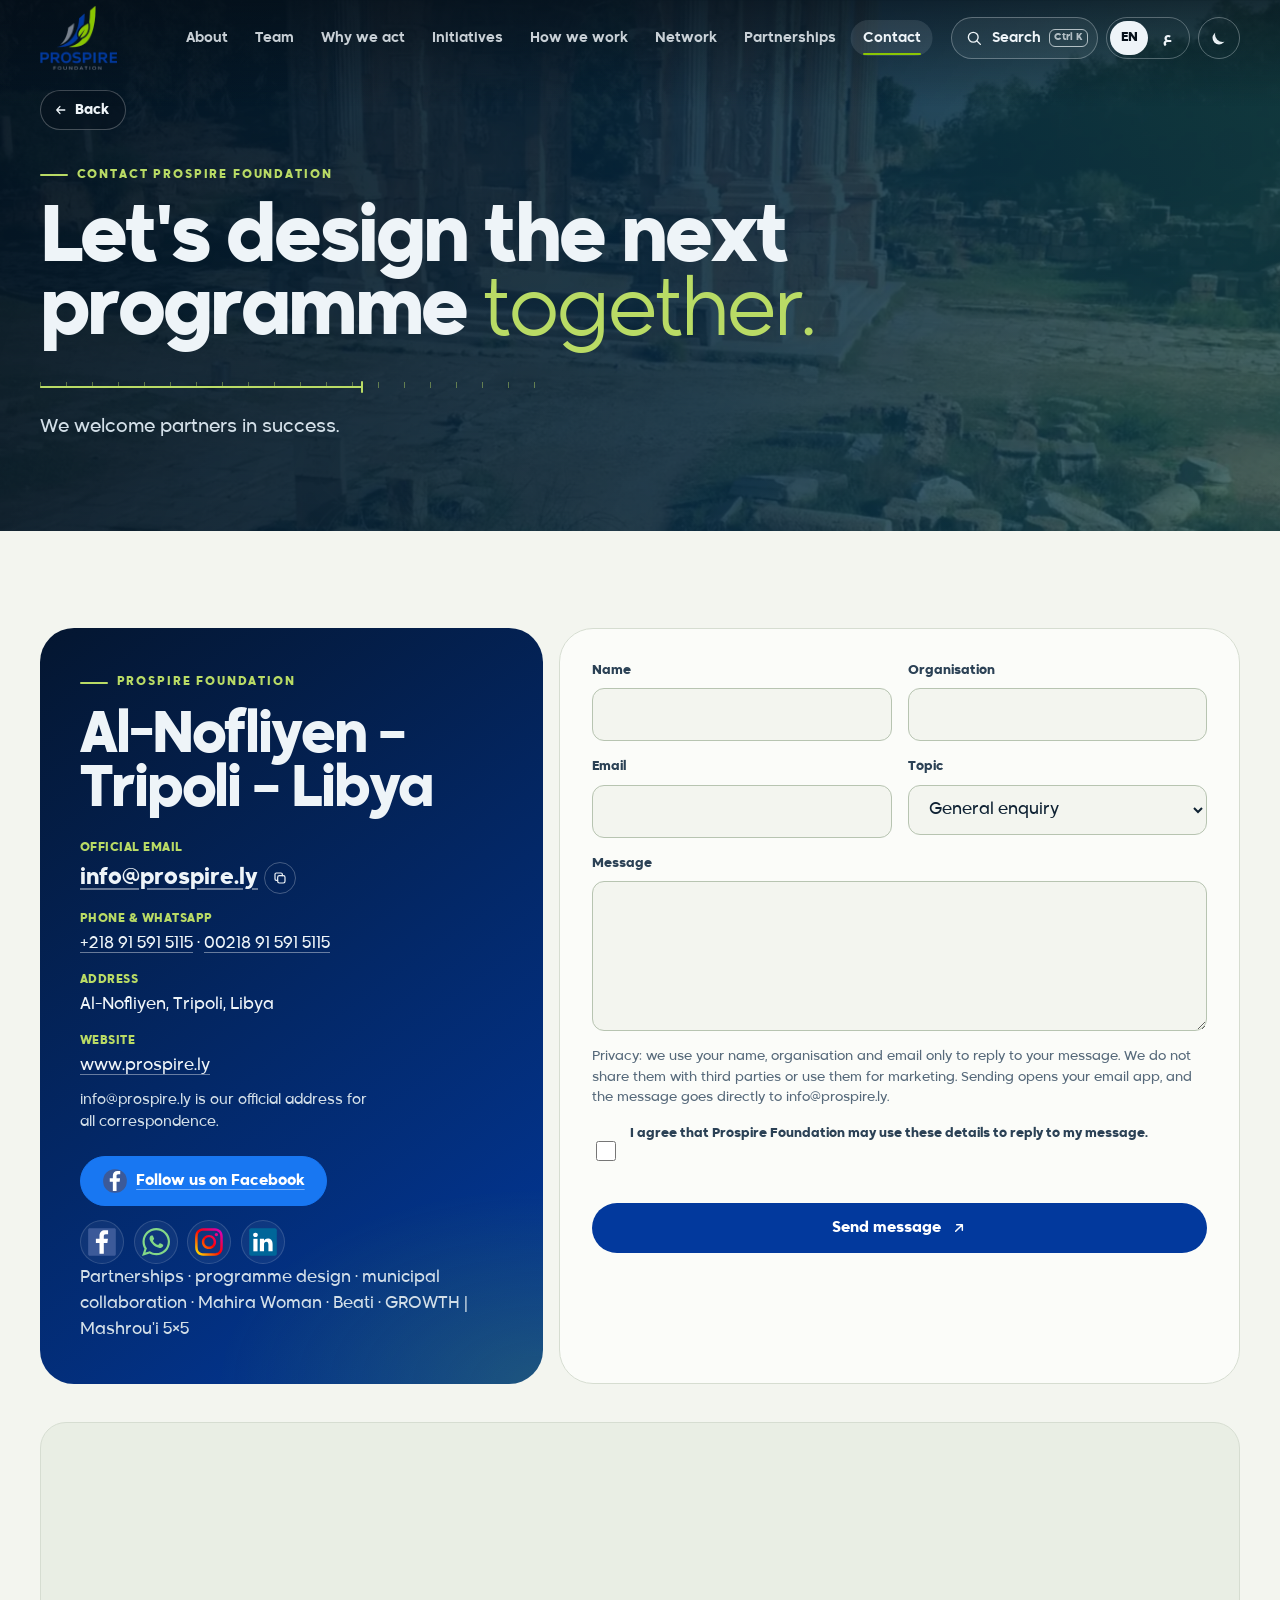
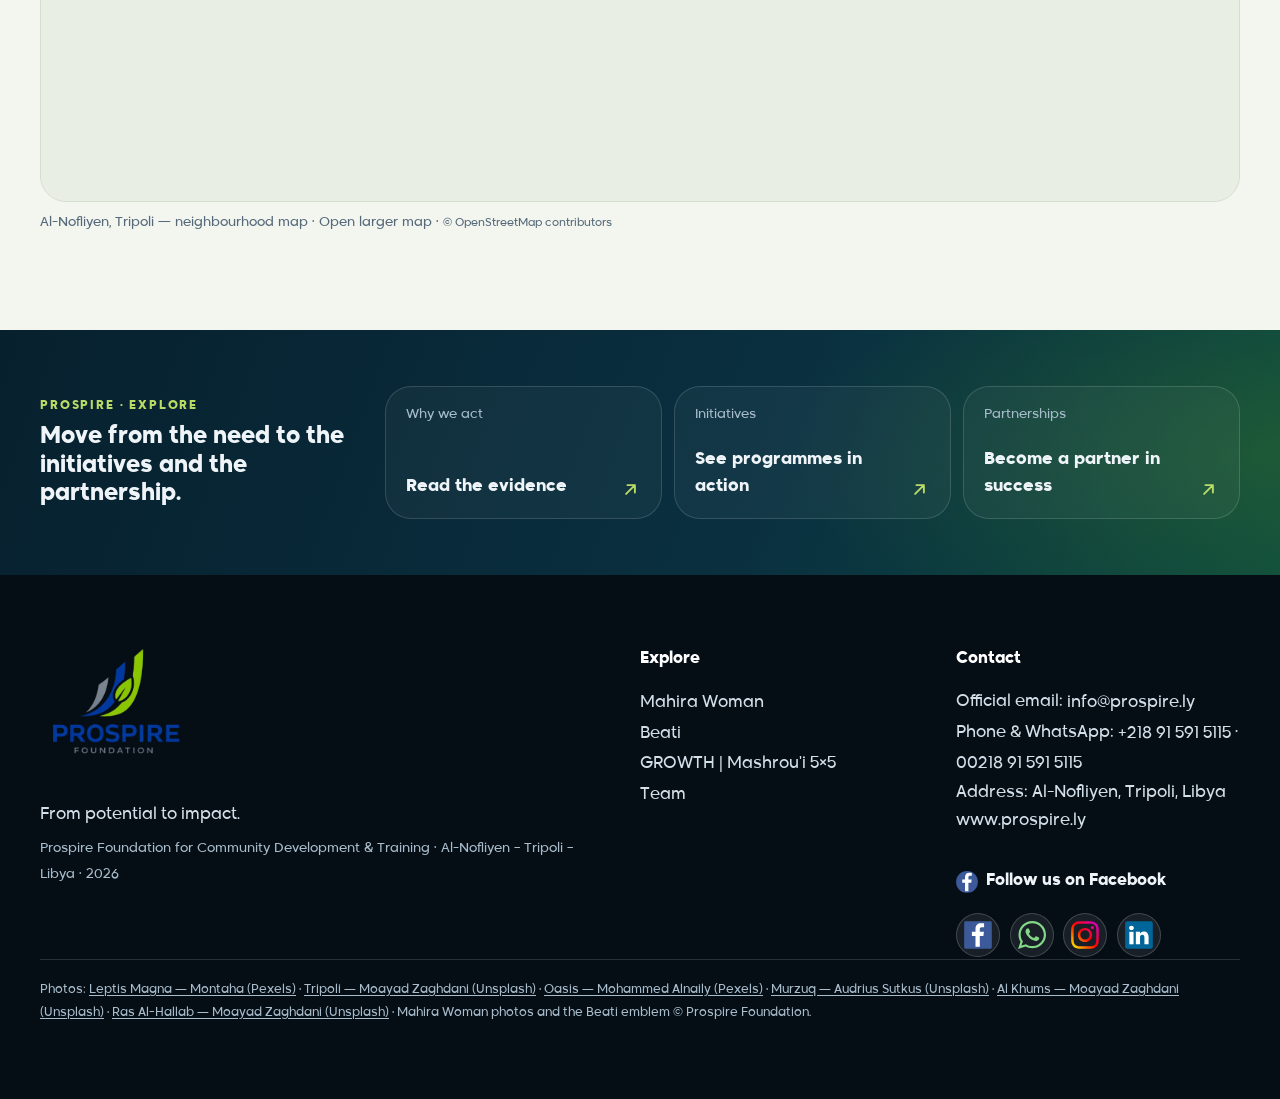
<file: contact/index.html>
<!doctype html> <html lang="en" dir="ltr" data-theme="light" data-route="contact"> <head> <meta charset="utf-8"><meta name="robots" content="noindex, nofollow"> <base href="../"> <meta name="viewport" content="width=device-width,initial-scale=1,viewport-fit=cover"> <meta name="theme-color" content="#f3f5ef"> <meta name="color-scheme" content="light dark"> <title>Contact — Prospire Foundation</title> <meta name="description" content="Contact Prospire Foundation: info@prospire.ly · +218 91 591 5115 · Al-Nofliyen, Tripoli, Libya."> <link rel="canonical" href="https://www.prospire.ly/contact/"> <link rel="alternate" hreflang="en" href="https://www.prospire.ly/contact/?lang=en"> <link rel="alternate" hreflang="ar" href="https://www.prospire.ly/contact/?lang=ar"> <link rel="alternate" hreflang="x-default" href="https://www.prospire.ly/contact/"> <meta property="og:type" content="website"> <meta property="og:site_name" content="Prospire Foundation · مؤسسة بروسباير"> <meta property="og:title" content="التواصل — مؤسسة بروسباير | Contact — Prospire Foundation"> <meta property="og:description" content="تواصل مع مؤسسة بروسباير: info@prospire.ly · ‎+218 91 591 5115 · النوفليين، طرابلس، ليبيا. — Contact Prospire Foundation: info@prospire.ly · +218 91 591 5115 · Al-Nofliyen, Tripoli, Libya."> <meta property="og:url" content="https://www.prospire.ly/contact/"> <meta property="og:image" content="https://www.prospire.ly/assets/img/og-image.jpg"> <meta property="og:image:width" content="1200"> <meta property="og:image:height" content="630"> <meta property="og:image:alt" content="Prospire Foundation · مؤسسة بروسباير"> <meta property="og:locale" content="en_GB"> <meta property="og:locale:alternate" content="ar_LY"> <meta name="twitter:card" content="summary_large_image"> <link rel="icon" href="favicon.ico"> <link rel="apple-touch-icon" href="assets/img/apple-touch-icon.png"> <link rel="preload" href="assets/fonts/madani-bold.woff2" as="font" type="font/woff2" crossorigin> <link rel="preload" href="assets/fonts/madani-regular.woff2" as="font" type="font/woff2" crossorigin> <script>!function(){var e=document.documentElement,t="en",a=null;try{var r=new URLSearchParams(location.search);r.get("lang")&&localStorage.setItem("prospire-lang",r.get("lang")),r.get("theme")&&localStorage.setItem("prospire-theme",r.get("theme")),t=localStorage.getItem("prospire-lang")||"en",a=localStorage.getItem("prospire-theme")}catch(e){}a||(a=window.matchMedia&&matchMedia("(prefers-color-scheme: dark)").matches?"dark":"light"),e.lang="ar"===t?"ar":"en",e.dir="ar"===t?"rtl":"ltr",e.setAttribute("data-theme","dark"===a?"dark":"light");var o=e.getAttribute("data-route"),l=location.hash,m=!(o&&"home"!==o||l&&0===l.indexOf("#/")&&"#/home"!==l);e.className+=" js"+(m?" is-intro":"")}()</script> <link rel="stylesheet" href="assets/css/styles.css"> </head> <body data-build="V5-SIGNATURE-MOTION"> <a class="skip-link" href="#main"><span data-en>Skip to content</span><span data-ar>تخطَّ إلى المحتوى</span></a> <header class="site-header" id="siteHeader"> <div class="shell header-row"> <a class="brand" href="./" data-label-en="Prospire Foundation — home" data-label-ar="مؤسسة بروسباير — الرئيسية"><img src="assets/img/prospire-logo.png" alt="Prospire Foundation" data-alt-ar="مؤسسة بروسباير" width="500" height="500" decoding="async"></a> <nav class="desktop-nav" data-label-en="Primary" data-label-ar="التنقل الرئيسي"> <span class="nav-indicator" aria-hidden="true"></span><a data-nav="about" href="about/"><span data-en>About</span><span data-ar>عن المؤسسة</span></a><a data-nav="team" href="team/"><span data-en>Team</span><span data-ar>الفريق</span></a><a data-nav="why" href="why/"><span data-en>Why we act</span><span data-ar>لماذا أطلقنا مبادراتنا</span></a><a data-nav="initiatives" href="initiatives/"><span data-en>Initiatives</span><span data-ar>المبادرات</span></a><a data-nav="method" href="method/"><span data-en>How we work</span><span data-ar>كيف نعمل</span></a><a data-nav="network" href="network/"><span data-en>Network</span><span data-ar>الامتداد الوطني</span></a><a data-nav="partnerships" href="partnerships/"><span data-en>Partnerships</span><span data-ar>الشراكات</span></a><a data-nav="contact" href="contact/"><span data-en>Contact</span><span data-ar>التواصل</span></a> </nav> <div class="actions"> <button class="cmdk-trigger" type="button" data-cmdk-open aria-haspopup="dialog" aria-keyshortcuts="Control+K Meta+K" data-label-en="Search pages" data-label-ar="البحث في الصفحات"> <svg viewBox="0 0 24 24" aria-hidden="true"><circle cx="11" cy="11" r="6.5"></circle><path d="m16 16 4.5 4.5"></path></svg><span class="cmdk-trigger-label"><span data-en>Search</span><span data-ar>بحث</span></span><kbd>⌘K</kbd> </button> <div class="lang-switch" role="group" data-label-en="Language" data-label-ar="اللغة"> <span class="lang-thumb" aria-hidden="true"></span> <button class="lang-btn" type="button" data-lang="en" lang="en" aria-label="English">EN</button> <button class="lang-btn" type="button" data-lang="ar" lang="ar" aria-label="العربية">ع</button> </div> <button class="icon-btn theme-toggle" id="themeToggle" type="button" data-label-en="Switch to dark theme" data-label-ar="التبديل إلى الوضع الداكن"> <svg class="theme-icon" viewBox="0 0 24 24" aria-hidden="true"> <mask id="themeMask"><rect width="24" height="24" fill="#fff"></rect><circle class="theme-bite" cx="24" cy="4" r="7" fill="#000"></circle></mask> <circle class="theme-core" cx="12" cy="12" r="5" mask="url(#themeMask)"></circle> <g class="theme-rays"><path d="M12 1.5v2.2M12 20.3v2.2M1.5 12h2.2M20.3 12h2.2M4.6 4.6l1.5 1.5M17.9 17.9l1.5 1.5M4.6 19.4l1.5-1.5M17.9 6.1l1.5-1.5"></path></g> </svg> </button> <button class="icon-btn menu-btn" id="menuToggle" type="button" aria-expanded="false" aria-controls="mobileMenu" data-label-en="Menu" data-label-ar="القائمة"> <span class="menu-lines" aria-hidden="true"><i></i><i></i></span> </button> </div> </div> <div class="scroll-progress" aria-hidden="true"><i></i></div> </header> <nav class="mobile-menu" id="mobileMenu" data-label-en="Menu" data-label-ar="القائمة" inert> <div class="shell mobile-menu-inner"> <a data-nav="about" href="about/"><small>01</small><span data-en>About</span><span data-ar>عن المؤسسة</span><span class="arr" data-arr="e" aria-hidden="true"></span></a><a data-nav="team" href="team/"><small>02</small><span data-en>Team</span><span data-ar>الفريق</span><span class="arr" data-arr="e" aria-hidden="true"></span></a><a data-nav="why" href="why/"><small>03</small><span data-en>Why we act</span><span data-ar>لماذا أطلقنا مبادراتنا</span><span class="arr" data-arr="e" aria-hidden="true"></span></a><a data-nav="initiatives" href="initiatives/"><small>04</small><span data-en>Initiatives</span><span data-ar>المبادرات</span><span class="arr" data-arr="e" aria-hidden="true"></span></a><a data-nav="method" href="method/"><small>05</small><span data-en>How we work</span><span data-ar>كيف نعمل</span><span class="arr" data-arr="e" aria-hidden="true"></span></a><a data-nav="network" href="network/"><small>06</small><span data-en>National network</span><span data-ar>الامتداد الوطني</span><span class="arr" data-arr="e" aria-hidden="true"></span></a><a data-nav="partnerships" href="partnerships/"><small>07</small><span data-en>Partnerships</span><span data-ar>الشراكات</span><span class="arr" data-arr="e" aria-hidden="true"></span></a><a data-nav="contact" href="contact/"><small>08</small><span data-en>Contact</span><span data-ar>التواصل</span><span class="arr" data-arr="e" aria-hidden="true"></span></a> </div> </nav> <button class="global-back" id="globalBack" type="button" hidden> <span class="arr" data-arr="w" aria-hidden="true"></span><span data-en>Back</span><span data-ar>رجوع</span> </button> <main id="main"> <section class="view" data-view="home"> <section class="hero"> <div class="hero-bg" role="img" data-label-en="Arch at Leptis Magna, Libya (photo: Montaha, Pexels)" data-label-ar="قوس في لبدة الكبرى، ليبيا (تصوير: Montaha، Pexels)"></div> <div class="shell hero-grid"> <div> <div class="kicker"><span data-en>PROSPIRE FOUNDATION · LIBYA</span><span data-ar>مؤسسة بروسباير · ليبيا</span></div> <h1> <span data-en>From potential<br>to <em>impact.</em></span><span data-ar>من الإمكانات<br>إلى <em>الأثر.</em></span> </h1> <div class="measure-rule" aria-hidden="true"><i></i></div> <p class="hero-lead"> <span data-en>Prospire Foundation for Community Development &amp; Training is a Libyan foundation registered with the Civil Society Commission under registration no. 2026-47-100.</span><span data-ar>مؤسسة بروسباير للتنمية المجتمعية والتدريب مؤسسة ليبية مسجّلة لدى مفوضية المجتمع المدني تحت رقم القيد 2026-47-100.</span> </p> <div class="hero-pill-row"> <span class="sustain-pill"><span data-en>Mahira Woman · Beati · GROWTH | Mashrou'i 5×5</span><span data-ar>امرأة ماهرة · بيئتي · GROWTH | مشروعي 5×5</span></span> </div> <div class="hero-actions"> <a class="button primary" href="initiatives/"><span data-en>Explore our initiatives</span><span data-ar>استكشف مبادراتنا</span><span class="arr" data-arr="se" aria-hidden="true"></span></a><a class="button ghost" href="contact/?topic=partnership"><span data-en>Discuss a partnership</span><span data-ar>ناقش فرصة شراكة</span><span class="arr" data-arr="ne" aria-hidden="true"></span></a> </div> </div> <div data-label-en="Prospire operating principles" data-label-ar="مبادئ عمل بروسباير" class="hero-index principles-panel"> <div class="principles-label"><span data-en>HOW WE OPERATE</span><span data-ar>كيف نعمل</span></div> <article class="principle-row"> <span class="principle-no">01</span> <div class="principle-copy"> <b><span data-en>Start with evidence</span><span data-ar>نبدأ بالدليل</span></b><small><span data-en>We read the context, confirm the need with data, and understand stakeholders and risks.</span><span data-ar>نقرأ السياق، ونتحقق من الحاجة بالبيانات، ونفهم أصحاب المصلحة والمخاطر.</span></small> </div> </article> <article class="principle-row"> <span class="principle-no">02</span> <div class="principle-copy"> <b><span data-en>Build capability while delivering</span><span data-ar>نبني القدرة أثناء التنفيذ</span></b><small><span data-en>Disciplined delivery that transfers knowledge and builds local capability along the way.</span><span data-ar>تنفيذ منضبط ينقل المعرفة ويبني القدرات المحلية أثناء العمل.</span></small> </div> </article> <article class="principle-row"> <span class="principle-no">03</span> <div class="principle-copy"> <b><span data-en>Learn with accountability</span><span data-ar>نتعلم بمساءلة</span></b><small><span data-en>We document what worked and what did not, and improve before any scale-up.</span><span data-ar>نوثق ما نجح وما لم ينجح، ونحسّن قبل أي توسع.</span></small> </div> </article> </div> </div> <button class="scroll-cue" type="button" data-scroll-next><span data-en>Scroll</span><span data-ar>مرّر للأسفل</span><i aria-hidden="true"></i></button> </section> <section class="section"> <div class="shell"> <div class="section-head reveal"> <div><span class="section-no"><span data-en>01 · WHO WE ARE</span><span data-ar>01 · من نحن</span></span></div> <div> <h2><span data-en>A new institution. <em>Decades of experience.</em></span><span data-ar>مؤسسة جديدة… <em>وخبرة تمتد عقوداً.</em></span></h2> <p class="lede"> <span data-en>Prospire is a Libyan non-profit civil society foundation based in Tripoli, founded by professionals in international programme leadership, governance, management, law, education and technology. We design, deliver and measure development programmes, and provide research, evaluation and field verification for local and international partners.</span><span data-ar>بروسباير مؤسسة مجتمع مدني ليبية غير ربحية مقرها طرابلس، أسسها فريق من المختصين في قيادة البرامج الدولية والحوكمة والإدارة والقانون والتعليم والتقنية. نصمّم البرامج التنموية وننفّذها ونقيس أثرها، ونقدّم الدراسات والتقييم والتحقق الميداني للشركاء المحليين والدوليين.</span> </p> </div> </div> <div class="identity-editorial reveal"> <article class="identity-feature"> <span class="num"><span data-en>VISION</span><span data-ar>الرؤية</span></span> <h3><span data-en>A Libya where no one is left behind: stronger communities, more effective institutions, and more sustainable and resilient cities.</span><span data-ar>ليبيا لا يُترك فيها أحد خلف الركب: مجتمعات أكثر قدرة، ومؤسسات أكثر فاعلية، ومدن أكثر استدامة ومرونة.</span></h3> <a class="text-link" href="about/"><span data-en>About Prospire</span><span data-ar>عن بروسباير</span><span class="arr" data-arr="ne" aria-hidden="true"></span></a> </article> <div class="identity-stack"> <article class="identity-panel"> <span class="num"><span data-en>MISSION</span><span data-ar>الرسالة</span></span> <h3><span data-en>We turn needs into measurable impact.</span><span data-ar>نحوّل الاحتياج إلى أثر يُقاس.</span></h3><p><span data-en>Designed with people. Delivered to international standards. Measured by real change.</span><span data-ar>نصمّم مع الناس، وننفّذ بمعايير دولية، ونقيس ما تغيّر فعلاً.</span></p> </article> </div> </div> <div class="values-band reveal" role="group" data-label-en="Values" data-label-ar="القيم"> <span class="values-label"><span data-en>VALUES</span><span data-ar>القيم</span></span> <div class="marquee" data-marquee> <ul class="marquee-list"> <li><span data-en>Integrity</span><span data-ar>النزاهة</span></li> <li><span data-en>Inclusion</span><span data-ar>الشمول</span></li> <li><span data-en>Accountability</span><span data-ar>المساءلة</span></li> <li><span data-en>Quality &amp; learning</span><span data-ar>الجودة والتعلّم</span></li> <li><span data-en>Sustainability</span><span data-ar>الاستدامة</span></li> </ul> </div> </div> </div> </section> <section class="section dark"> <div class="shell"> <div class="section-head reveal"> <div><span class="section-no"><span data-en>02 · WHY PROSPIRE</span><span data-ar>02 · لماذا نحن</span></span></div> <div> <h2><span data-en>From Tripoli, <em>for all of Libya.</em></span><span data-ar>من طرابلس… <em>إلى كل ليبيا.</em></span></h2> <p class="lede"><span data-en>Headquartered in Tripoli, national in scope. Our team has planned and delivered about 135 municipal electoral processes, run a national awareness campaign across 20 municipalities, and built working relationships with more than 40 municipal councils. We are ready to deliver programmes with partners anywhere in Libya.</span><span data-ar>مقرنا في طرابلس، ونطاق عملنا وطني. خطّط فريقنا ونفّذ نحو 135 عملية انتخابية بلدية، وأدار حملة توعية وطنية في 20 بلدية، وبنى شبكة عمل مع أكثر من 40 مجلساً بلدياً؛ ونحن جاهزون لتنفيذ البرامج مع الشركاء في أي منطقة من ليبيا.</span></p> <p class="lede"><span data-en>● Headquarters: Tripoli · ● Scope: all of Libya</span><span data-ar>● المقر: طرابلس · ● نطاق العمل: كل ليبيا</span></p> </div> </div> <div class="team-numbers"> <div class="tn"><strong>+40</strong><p><span data-en>years of senior leadership in oil &amp; gas, major projects and elections — combined across team members</span><span data-ar>عاماً من القيادة العليا في النفط والغاز والمشروعات الكبرى والانتخابات — مجتمعةً لدى أعضاء الفريق</span></p></div> <div class="tn"><strong>~135</strong><p><span data-en>municipal electoral processes (about 135)</span><span data-ar>عملية انتخابية بلدية (نحو 135)</span></p></div> <div class="tn"><strong>20</strong><p><span data-en>municipalities in a national awareness campaign</span><span data-ar>بلدية في حملة توعية وطنية</span></p></div> <div class="tn"><strong>+20</strong><p><span data-en>years of education leadership — combined across team members</span><span data-ar>عاماً في القيادة التعليمية — مجتمعةً لدى أعضاء الفريق</span></p></div> <div class="tn"><strong>+13</strong><p><span data-en>years in operations and projects — combined across team members</span><span data-ar>عاماً في العمليات والمشاريع — مجتمعةً لدى أعضاء الفريق</span></p></div> <div class="tn"><strong>9</strong><p><span data-en>international bodies the team has worked with: UNDP · GIZ · IFES · NDI · Cowater · Chemonics · BDO · OSCE/ODIHR · UN missions</span><span data-ar>جهات دولية عمل معها الفريق: UNDP · GIZ · IFES · NDI · Cowater · Chemonics · BDO · OSCE/ODIHR · بعثات الأمم المتحدة</span></p></div> </div> <p class="lede"><span data-en>Governance ready before operation: General Assembly · Board · Executive Management · 15 institutional policies including safeguarding &amp; PSEA, integrity &amp; anti-fraud, due diligence, procurement and data protection · delegation-of-authority matrix · Strategic Plan 2027–2030</span><span data-ar>حوكمة جاهزة قبل التشغيل: جمعية عمومية · مجلس إدارة · إدارة تنفيذية · 15 سياسة مؤسسية منها الحماية ومنع الاستغلال، والنزاهة ومكافحة الاحتيال، والعناية الواجبة، والمشتريات، وحماية البيانات · مصفوفة صلاحيات · خطة استراتيجية 2027–2030</span></p> <p class="fine-note"><span data-en>Figures reflect the documented professional experience of individual team members, not Prospire's institutional track record or formal partnerships. Bodies are named in text only, without logos.</span><span data-ar>الأرقام خبرات مهنية موثقة لأعضاء الفريق بصفتهم الفردية، ولا تمثل سجلاً تنفيذياً لبروسباير ولا شراكات رسمية مع الجهات المذكورة. تُكتب أسماء الجهات نصاً دون شعارات.</span></p> <div class="section-cta"><a class="button primary" href="team/"><span data-en>Meet the team</span><span data-ar>تعرّف على الفريق</span><span class="arr" data-arr="ne" aria-hidden="true"></span></a></div> </div> </section> <section class="section services-preview"> <div class="shell"> <div class="section-head reveal"> <div><span class="section-no"><span data-en>03 · WHAT WE OFFER</span><span data-ar>03 · ماذا نقدّم</span></span></div> <div> <h2><span data-en>Specific services, <em>to international standards.</em></span><span data-ar>خدمات محددة… <em>بمعايير الجهات الدولية.</em></span></h2> <p class="lede"><span data-en>Sectors: Local governance &amp; civic participation · Women &amp; youth economic empowerment · Inclusion &amp; disability · Environment &amp; sustainable cities · Education &amp; skills · Digital transformation</span><span data-ar>القطاعات: الحوكمة المحلية والمشاركة المدنية · التمكين الاقتصادي للمرأة والشباب · الإدماج والإعاقة · البيئة والمدن المستدامة · التعليم وتنمية المهارات · التحول الرقمي</span></p> </div> </div> <div class="service-editorial reveal"> <a class="service-row" href="contact/?topic=programme"><span class="service-no">01</span> <div> <h3><span data-en>Research &amp; Studies</span><span data-ar>الدراسات والبحوث</span></h3> <p><span data-en>Needs assessments · baseline studies · field surveys &amp; focus groups · stakeholder analysis · market &amp; feasibility studies · policy papers</span><span data-ar>تقييم الاحتياجات · دراسات خط الأساس · المسوح الميدانية ومجموعات التركيز · تحليل أصحاب المصلحة · دراسات السوق والجدوى · أوراق السياسات</span></p> <p class="service-basis"><small><span data-en>Built on: the team’s national-level statistics and analysis experience</span><span data-ar>يستند إلى: خبرة الفريق في الإحصاء والتحليل على المستوى الوطني</span></small></p> </div> <span class="service-arrow arr" data-arr="ne" aria-hidden="true"></span></a> <a class="service-row" href="contact/?topic=programme"><span class="service-no">02</span> <div> <h3><span data-en>Monitoring, Evaluation &amp; Learning (MEL)</span><span data-ar>المتابعة والتقييم والتعلّم (MEL)</span></h3> <p><span data-en>Results frameworks &amp; indicators · monitoring systems · mid-term &amp; final evaluations · impact measurement · feedback &amp; complaints mechanisms</span><span data-ar>أطر النتائج والمؤشرات · أنظمة المتابعة · التقييم المرحلي والنهائي · قياس الأثر · آليات التغذية الراجعة والشكاوى</span></p> <p class="service-basis"><small><span data-en>Built on: managing about 135 municipal electoral processes and a national campaign across 20 municipalities</span><span data-ar>يستند إلى: إدارة نحو 135 عملية انتخابية بلدية وحملة وطنية في 20 بلدية</span></small></p> </div> <span class="service-arrow arr" data-arr="ne" aria-hidden="true"></span></a> <a class="service-row featured" href="contact/?topic=programme"><span class="service-no">03</span> <div> <h3><span data-en>Third-Party Monitoring (TPM)</span><span data-ar>التحقق والمتابعة من طرف ثالث (TPM)</span></h3> <p><span data-en>Independent field verification of delivery and outputs · visits documented with photo and GPS · beneficiary verification · independent reports to the donor</span><span data-ar>التحقق الميداني المستقل من التنفيذ والمخرجات · زيارات موثقة بالصور والإحداثيات · التحقق من المستفيدين · تقارير مستقلة للجهة المانحة</span></p> <p class="service-scope"><small><span data-en>This service is offered only for programmes run by other organisations and does not cover programmes Prospire delivers.</span><span data-ar>الخدمة تُقدَّم لبرامج جهات أخرى فقط ولا تشمل برامج تنفذها بروسباير.</span></small></p> <p class="service-basis"><small><span data-en>Built on: experience running field and logistics operations across Libya</span><span data-ar>يستند إلى: خبرة في إدارة عمليات ميدانية ولوجستية على مستوى ليبيا</span></small></p> </div> <span class="service-arrow arr" data-arr="ne" aria-hidden="true"></span></a> <a class="service-row" href="contact/?topic=programme"><span class="service-no">04</span> <div> <h3><span data-en>Programme Design, Management &amp; Delivery</span><span data-ar>تصميم البرامج وإدارتها وتنفيذها</span></h3> <p><span data-en>From needs analysis and theory of change to field delivery, logistics and reporting</span><span data-ar>من تحليل الاحتياج ونظرية التغيير إلى التنفيذ الميداني واللوجستيات والتقارير</span></p> <p class="service-basis"><small><span data-en>Built on: leading programmes with UNDP, GIZ, IFES and Cowater</span><span data-ar>يستند إلى: قيادة برامج مع UNDP وGIZ وIFES وCowater</span></small></p> </div> <span class="service-arrow arr" data-arr="ne" aria-hidden="true"></span></a> <a class="service-row" href="contact/?topic=programme"><span class="service-no">05</span> <div> <h3><span data-en>Training &amp; Capacity Building</span><span data-ar>التدريب وبناء القدرات</span></h3> <p><span data-en>Training for municipalities, institutions and CSOs · training of trainers · curriculum and content development</span><span data-ar>تدريب البلديات والمؤسسات ومنظمات المجتمع المدني · تدريب المدربين · تطوير المناهج والمحتوى التدريبي</span></p> <p class="service-basis"><small><span data-en>Built on: 20+ years of education leadership and curriculum development</span><span data-ar>يستند إلى: أكثر من 20 عاماً في القيادة التعليمية وتطوير المناهج</span></small></p> </div> <span class="service-arrow arr" data-arr="ne" aria-hidden="true"></span></a> <a class="service-row" href="contact/?topic=programme"><span class="service-no">06</span> <div> <h3><span data-en>Governance &amp; Institutional Development</span><span data-ar>الحوكمة والتطوير المؤسسي</span></h3> <p><span data-en>Local governance and municipal support · elections and civic participation · policies and internal systems · regulatory legal advice</span><span data-ar>الحوكمة المحلية ودعم البلديات · الانتخابات والمشاركة المدنية · السياسات والأنظمة الداخلية · الاستشارات القانونية التنظيمية</span></p> <p class="service-basis"><small><span data-en>Built on: leading the Central Committee for Municipal Council Elections and its legal team</span><span data-ar>يستند إلى: قيادة اللجنة المركزية لانتخابات المجالس البلدية وفريقها القانوني</span></small></p> </div> <span class="service-arrow arr" data-arr="ne" aria-hidden="true"></span></a> <a class="service-row" href="contact/?topic=programme"><span class="service-no">07</span> <div> <h3><span data-en>Digital Solutions &amp; Data</span><span data-ar>الحلول الرقمية والبيانات</span></h3> <p><span data-en>ERP and information systems · data dashboards · information security (experience applying ISO 27001) · apps</span><span data-ar>أنظمة ERP ونظم المعلومات · لوحات البيانات · أمن المعلومات (خبرة في تطبيق معيار ISO 27001) · التطبيقات</span></p> <p class="service-basis"><small><span data-en>Built on: Odoo deployments, multi-site IT infrastructure and building the Beati app</span><span data-ar>يستند إلى: تنفيذ أنظمة Odoo وإدارة بنى تقنية متعددة المواقع وتطوير تطبيق «بيئتي»</span></small></p> </div> <span class="service-arrow arr" data-arr="ne" aria-hidden="true"></span></a> <a class="service-row" href="contact/?topic=programme"><span class="service-no">08</span> <div> <h3><span data-en>Awareness &amp; Community Outreach</span><span data-ar>التوعية والتواصل المجتمعي</span></h3> <p><span data-en>Awareness campaigns · community engagement · content and visual identity</span><span data-ar>حملات التوعية · إشراك المجتمع · المحتوى والهوية البصرية</span></p> <p class="service-basis"><small><span data-en>Built on: running the national "Lazem Ta’rif" campaign and the "Shabab Vote" youth initiative</span><span data-ar>يستند إلى: إدارة حملة «لازم تعرف» الوطنية ومبادرة «Shabab Vote»</span></small></p> </div> <span class="service-arrow arr" data-arr="ne" aria-hidden="true"></span></a> </div> <p class="fine-note"><span data-en>Services build on the documented professional experience of individual team members.</span><span data-ar>تستند الخدمات إلى الخبرات المهنية الموثقة لأعضاء الفريق بصفتهم الفردية.</span></p> </div> </section> <section class="section soft"> <div class="shell"> <div class="section-head reveal"> <div><span class="section-no"><span data-en>04 · WHY WE LAUNCHED OUR INITIATIVES</span><span data-ar>04 · لماذا أطلقنا مبادراتنا؟</span></span></div> <div> <h2><span data-en>The need, <em>as the data shows it.</em></span><span data-ar>الحاجة <em>كما تثبتها البيانات.</em></span></h2> <p class="lede"><span data-en>We start with a need confirmed by data and studies, then design the response and measure its impact. These are the challenges that led us to launch our three initiatives.</span><span data-ar>نبدأ بحاجة تثبتها البيانات والدراسات، ثم نصمم الاستجابة ونقيس أثرها. هذه هي التحديات التي دفعتنا إلى إطلاق مبادراتنا الثلاث.</span></p> </div> </div> <div class="grid g3 why-teasers"> <article class="card link why-card env" data-route="why"> <span class="num"><span data-en>01 · ENVIRONMENT → BEATI</span><span data-ar>01 · البيئة ← بيئتي</span></span> <strong class="why-big">~95%</strong> <h3><span data-en>of Libya is desert or semi-desert (about 95%)</span><span data-ar>من أراضي ليبيا صحراوية أو شبه صحراوية (نحو 95%)</span></h3> <small class="src">UNDP, 2024</small> <span class="arrow arr" data-arr="ne" aria-hidden="true"></span> </article> <article class="card link why-card women" data-route="why"> <span class="num"><span data-en>02 · WOMEN → MAHIRA WOMAN</span><span data-ar>02 · المرأة ← امرأة ماهرة</span></span> <strong class="why-big">95%</strong> <h3><span data-en>of employed women in Libya work in the public sector</span><span data-ar>من النساء العاملات في ليبيا يعملن في القطاع العام</span></h3> <small class="src">IMF Country Report No. 25/148, Box 2, p. 14</small> <span class="arrow arr" data-arr="ne" aria-hidden="true"></span> </article> <article class="card link why-card train" data-route="why"> <span class="num"><span data-en>03 · TRAINING → GROWTH | MASHROU'I 5×5</span><span data-ar>03 · التدريب ← GROWTH | مشروعي 5×5</span></span> <strong class="why-big">~50%</strong> <h3><span data-en>youth unemployment (ages 15–24)</span><span data-ar>بطالة الشباب (15–24 سنة)</span></h3> <small class="src">World Bank / ILO, 2023</small> <span class="arrow arr" data-arr="ne" aria-hidden="true"></span> </article> </div> <div class="section-cta"><a class="button blue" href="why/"><span data-en>Read the evidence</span><span data-ar>اقرأ الأدلة</span><span class="arr" data-arr="ne" aria-hidden="true"></span></a></div> </div> </section> <section class="section"> <div class="shell"> <div class="section-head reveal"> <div><span class="section-no"><span data-en>05 · INITIATIVES</span><span data-ar>05 · المبادرات</span></span></div> <div> <h2><span data-en>Three initiatives, <em>from delivery to development.</em></span><span data-ar>ثلاث مبادرات… <em>من التنفيذ إلى التطوير.</em></span></h2> <p class="lede"><span data-en>Each initiative answers a need the data confirms, and each reports where it stands — technically and administratively.</span><span data-ar>كل مبادرة تستجيب لحاجة تثبتها البيانات، وتوضح أين وصلت فنيًا وإداريًا.</span></p> </div> </div> <div class="init-grid"> <article class="init-card init-card--beati" data-route="beati"> <img src="assets/img/beati-oasis.webp" alt="Oasis lake among sand dunes in Libya" data-alt-ar="بحيرة واحة بين الكثبان الرملية في ليبيا" loading="lazy" decoding="async"> <div class="init-copy"> <span class="status"><span data-en data-field="beati.status_badge.en">In development</span><span data-ar data-field="beati.status_badge.ar">قيد التطوير</span></span> <h3><span data-en>Beati</span><span data-ar>بيئتي</span></h3> <p><span data-en>Learn, plant and make an impact</span><span data-ar>تعلّم، ازرع، واصنع أثرًا</span></p> <span class="arrow arr" data-arr="ne" aria-hidden="true"></span> </div> </article> <article class="init-card init-card--mahira" data-route="mahira"> <img src="assets/img/mahira-practice.webp" alt="Practical makeup training during the initiative" data-alt-ar="تدريب عملي على المكياج خلال المبادرة" loading="lazy" decoding="async"> <div class="init-copy"> <span class="status"><span data-en data-field="mahira-woman.status_badge.en">Ongoing</span><span data-ar data-field="mahira-woman.status_badge.ar">جارية</span></span> <h3><span data-en>Mahira Woman</span><span data-ar>امرأة ماهرة</span></h3> <p><span data-en>Skills into opportunity</span><span data-ar>من المهارة إلى الفرصة</span></p> <span class="arrow arr" data-arr="ne" aria-hidden="true"></span> </div> </article> <article class="init-card init-card--five" data-route="mashroui"> <div class="five-mark" aria-hidden="true">5×5</div> <div class="init-copy"> <span class="status"><span data-en data-field="mashroui-5x5.status_badge.en">In preparation</span><span data-ar data-field="mashroui-5x5.status_badge.ar">قيد التحضير</span></span> <h3><span data-en>GROWTH | Mashrou'i 5×5</span><span data-ar>GROWTH | مشروعي 5×5</span></h3> <p><span data-en>From idea to sustainability</span><span data-ar>من الفكرة إلى الاستدامة</span></p> <span class="arrow arr" data-arr="ne" aria-hidden="true"></span> </div> </article> </div> </div> </section> <section class="section"> <div class="shell"> <div class="section-head reveal"> <div><span class="section-no"><span data-en>06 · NATIONAL REACH</span><span data-ar>06 · الامتداد الوطني</span></span></div> <div> <h2><span data-en>Relationships across Libya, <em>built in real places.</em></span><span data-ar>علاقات عبر ليبيا، <em>مبنية في أماكن حقيقية.</em></span></h2> <p class="lede"><span data-en>A direct working network with municipal councils across West, East and South, within a national scope covering Libya's municipalities.</span><span data-ar>شبكة عمل مباشرة مع مجالس بلدية في الغرب والشرق والجنوب، ضمن نطاق وطني يغطي بلديات ليبيا.</span></p> </div> </div> <div class="map-shell reveal"> <div class="map-panel"> <div class="map-canvas" data-map="home" data-label-en="Interactive Libya national network map" data-label-ar="خريطة تفاعلية للامتداد الوطني في ليبيا"></div> <small class="map-source"><span data-en>Boundary geometry: Natural Earth / world.geo · city points use geographic coordinates.</span><span data-ar>هندسة الحدود: Natural Earth / world.geo · مواقع المدن مبنية على الإحداثيات الجغرافية.</span></small> </div> <div class="map-info"> <div class="stat"> <strong>+40</strong><span data-en>municipal councils in a direct working network across West, East and South</span><span data-ar>مجلساً بلدياً في شبكة عمل مباشرة تغطي الغرب والشرق والجنوب</span> <small><span data-en>National scope covering Libya's municipalities.</span><span data-ar>نطاق وطني يغطي بلديات ليبيا.</span></small> </div> <div class="map-readout" id="homeMapReadout"> <span class="pill"><span data-en>Interactive map</span><span data-ar>خريطة تفاعلية</span></span> <h3><span data-en>Select a location</span><span data-ar>اختر موقعًا</span></h3> <p><span data-en>Each point opens a sourced municipal brief.</span><span data-ar>تفتح كل نقطة ملفًا بلديًا موثق المصادر.</span></p> </div> <a class="button blue" href="network/"><span data-en>Explore national network</span><span data-ar>استكشف الامتداد الوطني</span><span class="arr" data-arr="ne" aria-hidden="true"></span></a> </div> </div> </div> </section> <section class="section dark"> <div class="shell"> <div class="section-head reveal"> <div><span class="section-no"><span data-en>07 · HOW WE WORK</span><span data-ar>07 · كيف نعمل</span></span></div> <div> <h2><span data-en>Six steps. <em>From need to impact.</em></span><span data-ar>ست خطوات. <em>من الحاجة إلى الأثر.</em></span></h2> <p class="lede"><span data-en>Diagnose · Design · Partner · Deliver · Monitor &amp; evaluate · Learn &amp; adapt — with feedback from the people we serve running through every step.</span><span data-ar>التشخيص · التصميم · الشراكة · التنفيذ · المتابعة والتقييم · التعلّم والتكيّف — والتغذية الراجعة من المستفيدين تمر عبر كل خطوة.</span></p> <p class="lede"><span data-en>No activity without a purpose, no output without ownership, no learning without evidence.</span><span data-ar>لا نشاط بلا غاية، ولا مخرج بلا مسؤولية، ولا تعلّم بلا دليل.</span></p> </div> </div> <div class="strategy-rail-list reveal"> <a class="strategy-rail-item" href="method/"><span>01</span><div><h3><span data-en>Diagnose</span><span data-ar>التشخيص</span></h3><p><span data-en>We read the context, confirm the need with data, and understand stakeholders and risks.</span><span data-ar>نقرأ السياق، ونتحقق من الحاجة بالبيانات، ونفهم أصحاب المصلحة والمخاطر.</span></p></div><i class="arrow arr" data-arr="ne" aria-hidden="true"></i></a> <a class="strategy-rail-item" href="method/"><span>02</span><div><h3><span data-en>Design</span><span data-ar>التصميم</span></h3><p><span data-en>We co-design the response with communities and partners, with clear results and indicators.</span><span data-ar>نصمم التدخل مع المجتمع والشركاء، بنتائج ومؤشرات واضحة.</span></p></div><i class="arrow arr" data-arr="ne" aria-hidden="true"></i></a> <a class="strategy-rail-item" href="method/"><span>03</span><div><h3><span data-en>Partner</span><span data-ar>الشراكة</span></h3><p><span data-en>We agree roles and responsibilities and carry out partner due diligence.</span><span data-ar>نحدد الأدوار والمسؤوليات، ونجري العناية الواجبة للشركاء.</span></p></div><i class="arrow arr" data-arr="ne" aria-hidden="true"></i></a> <a class="strategy-rail-item" href="method/"><span>04</span><div><h3><span data-en>Deliver</span><span data-ar>التنفيذ</span></h3><p><span data-en>Disciplined delivery that transfers knowledge and builds local capability along the way.</span><span data-ar>تنفيذ منضبط ينقل المعرفة ويبني القدرات المحلية أثناء العمل.</span></p></div><i class="arrow arr" data-arr="ne" aria-hidden="true"></i></a> <a class="strategy-rail-item" href="method/"><span>05</span><div><h3><span data-en>Monitor &amp; evaluate</span><span data-ar>المتابعة والتقييم</span></h3><p><span data-en>Pre/post assessment and follow-up on how participants apply what they learned.</span><span data-ar>قياس قبلي وبعدي، ومتابعة تطبيق ما تعلّمه المشاركون بعد البرنامج.</span></p></div><i class="arrow arr" data-arr="ne" aria-hidden="true"></i></a> <a class="strategy-rail-item" href="method/"><span>06</span><div><h3><span data-en>Learn &amp; adapt</span><span data-ar>التعلّم والتكيّف</span></h3><p><span data-en>We document what worked and what did not, and improve before any scale-up.</span><span data-ar>نوثق ما نجح وما لم ينجح، ونحسّن قبل أي توسع.</span></p></div><i class="arrow arr" data-arr="ne" aria-hidden="true"></i></a> </div> </div> </section> <section class="section"> <div class="shell"> <div class="context-photo-strip reveal"> <article class="context-photo"> <img src="assets/img/al-khums.webp" alt="Aerial view of Al Khums coast and vegetation" data-alt-ar="منظر جوي لساحل الخمس وغطائه النباتي" loading="lazy" decoding="async"> <div class="context-photo-copy"> <span class="section-no"><span data-en>08 · PARTNERSHIP</span><span data-ar>08 · الشراكة</span></span> <h3><span data-en>We are looking for partners in success.</span><span data-ar>نبحث عن شركاء نجاح.</span></h3> <p><span data-en>Partnership starts with a shared problem — not a logo wall.</span><span data-ar>الشراكة تبدأ بمشكلة مشتركة… لا بقائمة شعارات.</span></p> </div> </article> <article class="card"> <span class="num"><span data-en>START A CONVERSATION</span><span data-ar>ابدأ محادثة</span></span> <h3><span data-en>Let's design the next programme together. We welcome partners in success.</span><span data-ar>لنصمّم البرنامج القادم معاً. نرحّب بشركاء النجاح.</span></h3> <p><span data-en>We work with: international partners · ministries &amp; municipalities · the private sector · universities &amp; experts</span><span data-ar>نعمل مع: الشركاء الدوليين · الوزارات والبلديات · القطاع الخاص · الجامعات والخبراء</span></p> <div class="mini-list"> <div><b><span data-en>International partners</span><span data-ar>الشركاء الدوليون</span></b><span><span data-en>Design, delivery, co-funding</span><span data-ar>تصميم وتنفيذ وتمويل مشترك</span></span></div> <div><b><span data-en>Ministries &amp; municipalities</span><span data-ar>الوزارات والبلديات</span></b><span><span data-en>Local delivery, capability</span><span data-ar>تنفيذ محلي وبناء قدرات</span></span></div> <div><b><span data-en>Private sector</span><span data-ar>القطاع الخاص</span></b><span><span data-en>Sponsorship with results</span><span data-ar>رعاية بنتائج قابلة للقياس</span></span></div> <div><b><span data-en>Universities &amp; experts</span><span data-ar>الجامعات والخبراء</span></b><span><span data-en>Research, data, knowledge</span><span data-ar>البحث والبيانات والمعرفة</span></span></div> </div> <div class="hero-actions"><a class="button primary" href="contact/?topic=partnership"><span data-en>Contact Prospire Foundation</span><span data-ar>تواصل مع مؤسسة بروسباير</span><span class="arr" data-arr="ne" aria-hidden="true"></span></a></div> </article> </div> </div> </section> </section> <section class="view" data-view="about"> <div class="page-hero"> <div class="shell"> <div class="breadcrumbs"><span data-en>ABOUT PROSPIRE</span><span data-ar>عن بروسباير</span></div> <h1><span data-en>A new institution. <em>Decades of experience.</em></span><span data-ar>مؤسسة جديدة… <em>وخبرة تمتد عقوداً.</em></span></h1> <div class="measure-rule" aria-hidden="true"><i></i></div> <p><span data-en>Prospire is a Libyan non-profit civil society foundation based in Tripoli, founded by professionals in international programme leadership, governance, management, law, education and technology. We design, deliver and measure development programmes, and provide research, evaluation and field verification for local and international partners.</span><span data-ar>بروسباير مؤسسة مجتمع مدني ليبية غير ربحية مقرها طرابلس، أسسها فريق من المختصين في قيادة البرامج الدولية والحوكمة والإدارة والقانون والتعليم والتقنية. نصمّم البرامج التنموية وننفّذها ونقيس أثرها، ونقدّم الدراسات والتقييم والتحقق الميداني للشركاء المحليين والدوليين.</span></p> </div> </div> <section class="section"> <div class="shell"> <div class="context-photo-strip reveal"> <article class="context-photo"> <img src="assets/img/tripoli-towers.webp" alt="Tripoli towers on the sea front" data-alt-ar="أبراج طرابلس على الواجهة البحرية" loading="lazy" decoding="async"> <div class="context-photo-copy"> <span class="section-no"><span data-en>TRIPOLI · LIBYA</span><span data-ar>طرابلس · ليبيا</span></span> <h3><span data-en>We do not start with an idea in search of funding; we start with a need the data confirms, then design the response.</span><span data-ar>لا نبدأ بفكرة نبحث لها عن تمويل؛ نبدأ بحاجة تثبتها البيانات، ثم نصمم الاستجابة.</span></h3> </div> </article> <article class="card"> <span class="num"><span data-en>WHAT WE OFFER</span><span data-ar>ماذا نقدّم</span></span> <h3><span data-en>Specific services, to international standards.</span><span data-ar>خدمات محددة… بمعايير الجهات الدولية.</span></h3> <div class="mini-list"> <div><b>01</b><span><span data-en>Research &amp; Studies</span><span data-ar>الدراسات والبحوث</span></span></div> <div><b>02</b><span><span data-en>Monitoring, Evaluation &amp; Learning (MEL)</span><span data-ar>المتابعة والتقييم والتعلّم (MEL)</span></span></div> <div><b>03</b><span><span data-en>Third-Party Monitoring (TPM)</span><span data-ar>التحقق والمتابعة من طرف ثالث (TPM)</span></span></div> <div><b>04</b><span><span data-en>Programme Design, Management &amp; Delivery</span><span data-ar>تصميم البرامج وإدارتها وتنفيذها</span></span></div> <div><b>05</b><span><span data-en>Training &amp; Capacity Building</span><span data-ar>التدريب وبناء القدرات</span></span></div> <div><b>06</b><span><span data-en>Governance &amp; Institutional Development</span><span data-ar>الحوكمة والتطوير المؤسسي</span></span></div> <div><b>07</b><span><span data-en>Digital Solutions &amp; Data</span><span data-ar>الحلول الرقمية والبيانات</span></span></div> <div><b>08</b><span><span data-en>Awareness &amp; Community Outreach</span><span data-ar>التوعية والتواصل المجتمعي</span></span></div> </div> </article> </div> </div> </section> <section class="section soft"> <div class="shell"> <div class="section-head"> <div><span class="section-no"><span data-en>01 · IDENTITY</span><span data-ar>01 · الهوية</span></span></div> <div><h2><span data-en>Vision, mission <em>and values.</em></span><span data-ar>الرؤية والرسالة <em>والقيم.</em></span></h2></div> </div> <div class="grid g3"> <div class="card"><span class="num"><span data-en>VISION</span><span data-ar>الرؤية</span></span><h3><span data-en>A Libya where no one is left behind: stronger communities, more effective institutions, and more sustainable and resilient cities.</span><span data-ar>ليبيا لا يُترك فيها أحد خلف الركب: مجتمعات أكثر قدرة، ومؤسسات أكثر فاعلية، ومدن أكثر استدامة ومرونة.</span></h3></div> <div class="card"><span class="num"><span data-en>MISSION</span><span data-ar>الرسالة</span></span><h3><span data-en>We turn needs into measurable impact.</span><span data-ar>نحوّل الاحتياج إلى أثر يُقاس.</span></h3><p><span data-en>Designed with people. Delivered to international standards. Measured by real change.</span><span data-ar>نصمّم مع الناس، وننفّذ بمعايير دولية، ونقيس ما تغيّر فعلاً.</span></p></div> <div class="card"><span class="num"><span data-en>VALUES</span><span data-ar>القيم</span></span><h3><span data-en>Integrity · Inclusion · Accountability · Quality &amp; Learning · Sustainability</span><span data-ar>النزاهة · الشمول · المساءلة · الجودة والتعلّم · الاستدامة</span></h3></div> </div> </div> </section> <section class="section"> <div class="shell"> <div class="section-head"> <div><span class="section-no"><span data-en>02 · GOVERNANCE</span><span data-ar>02 · الحوكمة</span></span></div> <div> <h2><span data-en>Governance ready <em>before operation.</em></span><span data-ar>حوكمة جاهزة <em>قبل التشغيل.</em></span></h2> <p class="lede"><span data-en>General Assembly · Board · Executive Management · 15 institutional policies including safeguarding &amp; PSEA, integrity &amp; anti-fraud, due diligence, procurement and data protection · delegation-of-authority matrix · Strategic Plan 2027–2030</span><span data-ar>جمعية عمومية · مجلس إدارة · إدارة تنفيذية · 15 سياسة مؤسسية منها الحماية ومنع الاستغلال، والنزاهة ومكافحة الاحتيال، والعناية الواجبة، والمشتريات، وحماية البيانات · مصفوفة صلاحيات · خطة استراتيجية 2027–2030</span></p> </div> </div> <div class="flow reveal"> <div class="flow-step"><span>01</span><b><span data-en>General Assembly</span><span data-ar>الجمعية العمومية</span></b></div> <span class="flow-arrow" aria-hidden="true"><span class="arr" data-arr="e"></span></span> <div class="flow-step"><span>02</span><b><span data-en>Board of Directors</span><span data-ar>مجلس الإدارة</span></b></div> <span class="flow-arrow" aria-hidden="true"><span class="arr" data-arr="e"></span></span> <div class="flow-step"><span>03</span><b><span data-en>Executive Management</span><span data-ar>الإدارة التنفيذية</span></b></div> <span class="flow-arrow" aria-hidden="true"><span class="arr" data-arr="e"></span></span> <div class="flow-step"><span>04</span><b><span data-en>15 institutional policies</span><span data-ar>15 سياسة مؤسسية</span></b></div> <span class="flow-arrow" aria-hidden="true"><span class="arr" data-arr="e"></span></span> <div class="flow-step"><span>05</span><b><span data-en>Delegation-of-authority matrix</span><span data-ar>مصفوفة صلاحيات</span></b></div> </div> </div> </section> <section class="section dark"> <div class="shell"> <div class="section-head"> <div><span class="section-no"><span data-en>03 · WHY PROSPIRE</span><span data-ar>03 · لماذا نحن</span></span></div> <div><h2><span data-en>From Tripoli, <em>for all of Libya.</em></span><span data-ar>من طرابلس… <em>إلى كل ليبيا.</em></span></h2></div> </div> <div class="team-numbers"> <div class="tn"><strong>+40</strong><p><span data-en>years of senior leadership in oil &amp; gas, major projects and elections — combined across team members</span><span data-ar>عاماً من القيادة العليا في النفط والغاز والمشروعات الكبرى والانتخابات — مجتمعةً لدى أعضاء الفريق</span></p></div> <div class="tn"><strong>~135</strong><p><span data-en>municipal electoral processes (about 135)</span><span data-ar>عملية انتخابية بلدية (نحو 135)</span></p></div> <div class="tn"><strong>20</strong><p><span data-en>municipalities in a national awareness campaign</span><span data-ar>بلدية في حملة توعية وطنية</span></p></div> <div class="tn"><strong>+20</strong><p><span data-en>years of education leadership — combined across team members</span><span data-ar>عاماً في القيادة التعليمية — مجتمعةً لدى أعضاء الفريق</span></p></div> <div class="tn"><strong>+13</strong><p><span data-en>years in operations and projects — combined across team members</span><span data-ar>عاماً في العمليات والمشاريع — مجتمعةً لدى أعضاء الفريق</span></p></div> <div class="tn"><strong>9</strong><p><span data-en>international bodies the team has worked with: UNDP · GIZ · IFES · NDI · Cowater · Chemonics · BDO · OSCE/ODIHR · UN missions</span><span data-ar>جهات دولية عمل معها الفريق: UNDP · GIZ · IFES · NDI · Cowater · Chemonics · BDO · OSCE/ODIHR · بعثات الأمم المتحدة</span></p></div> </div> <p class="lede"><span data-en>Governance ready before operation: General Assembly · Board · Executive Management · 15 institutional policies including safeguarding &amp; PSEA, integrity &amp; anti-fraud, due diligence, procurement and data protection · delegation-of-authority matrix · Strategic Plan 2027–2030</span><span data-ar>حوكمة جاهزة قبل التشغيل: جمعية عمومية · مجلس إدارة · إدارة تنفيذية · 15 سياسة مؤسسية منها الحماية ومنع الاستغلال، والنزاهة ومكافحة الاحتيال، والعناية الواجبة، والمشتريات، وحماية البيانات · مصفوفة صلاحيات · خطة استراتيجية 2027–2030</span></p> <p class="fine-note"><span data-en>Figures reflect the documented professional experience of individual team members, not Prospire's institutional track record or formal partnerships. Bodies are named in text only, without logos.</span><span data-ar>الأرقام خبرات مهنية موثقة لأعضاء الفريق بصفتهم الفردية، ولا تمثل سجلاً تنفيذياً لبروسباير ولا شراكات رسمية مع الجهات المذكورة. تُكتب أسماء الجهات نصاً دون شعارات.</span></p> <div class="section-cta"><a class="button primary" href="team/"><span data-en>Meet the team</span><span data-ar>تعرّف على الفريق</span><span class="arr" data-arr="ne" aria-hidden="true"></span></a></div> </div> </section> </section> <section class="view" data-view="team"> <div class="page-hero"> <div class="shell"> <div class="breadcrumbs"><span data-en>GOVERNANCE &amp; LEADERSHIP</span><span data-ar>الحوكمة والقيادة</span></div> <h1><span data-en>National leadership. <em>International experience.</em></span><span data-ar>فريق يجمع القيادة الوطنية <em>والخبرة الدولية.</em></span></h1> <div class="measure-rule" aria-hidden="true"><i></i></div> <p><span data-en>Experience in official projects, civil society and international programmes. Select any profile for the full background.</span><span data-ar>خبرات في المشاريع الرسمية والعمل المدني والبرامج الدولية. اضغط على أي ملف للاطلاع على الخلفية كاملة.</span></p> </div> </div> <section class="section"> <div class="shell"> <div class="section-head"> <div><span class="section-no"><span data-en>01 · GOVERNANCE &amp; LEADERSHIP</span><span data-ar>01 · الحوكمة والقيادة</span></span></div> <div><h2><span data-en>General Assembly <em>and Board.</em></span><span data-ar>الجمعية العمومية <em>ومجلس الإدارة.</em></span></h2></div> </div> <div class="leadership stagger"> <article class="leader" data-person="abdulhafid"><div class="leader-photo"><img src="assets/img/team/Abdulhafid_Saad.webp" alt="Abdulhafid Saad Emhemed" data-alt-ar="أ. عبد الحفيظ سعد امحمد" loading="lazy" decoding="async"></div><div class="leader-copy"><h3><span data-en>Abdulhafid Saad Emhemed</span><span data-ar>أ. عبد الحفيظ سعد امحمد</span></h3><small><span data-en>President of the General Assembly</span><span data-ar>رئيس الجمعية العمومية</span></small><p><b><span data-en>Four decades of legal expertise</span><span data-ar>أربعة عقود من الخبرة القانونية</span></b><br><span data-en>Headed the legal team and objections committee of the Central Committee for Municipal Council Elections, former Legal Adviser to UNDP’s Local Governance project, and trainer of judges and lawyers.</span><span data-ar>ترأس الفريق القانوني ولجنة الطعون في اللجنة المركزية لانتخابات المجالس البلدية، ومستشار قانوني سابق لمشروع الحكم المحلي لدى UNDP، ومدرب للقضاة والمحامين.</span></p></div></article> <article class="leader" data-person="souf"><div class="leader-photo"><img src="assets/img/team/Souf_Aburoniya.webp" alt="Souf Mohamed Aburoniya" data-alt-ar="سوف محمد أبورونية" loading="lazy" decoding="async"></div><div class="leader-copy"><h3><span data-en>Souf Mohamed Aburoniya</span><span data-ar>سوف محمد أبورونية</span></h3><small><span data-en>Founder &amp; Chairman of the Board</span><span data-ar>المؤسس ورئيس مجلس الإدارة</span></small><p><b><span data-en>From national analytics to programme leadership</span><span data-ar>من التحليل الوطني إلى قيادة البرامج</span></b><br><span data-en>10+ years leading programmes, municipal coordination and civic engagement with UNDP, GIZ, IFES and Cowater; led statistics &amp; analysis, then national awareness &amp; education, at the Central Committee for Municipal Council Elections.</span><span data-ar>أكثر من 10 سنوات في قيادة البرامج والتنسيق البلدي والمشاركة المدنية مع UNDP وGIZ وIFES وCowater؛ قاد الإحصاء والتحليل ثم التوعية والتثقيف على مستوى ليبيا في اللجنة المركزية لانتخابات المجالس البلدية.</span></p></div></article> <article class="leader" data-person="salem"><div class="leader-photo"><img src="assets/img/team/Salem_Bentahia.webp" alt="Eng. Salem Mohamed Al-Sharif Bentahia" data-alt-ar="م. سالم محمد الشريف بن تاهية" loading="lazy" decoding="async"></div><div class="leader-copy"><h3><span data-en>Eng. Salem Mohamed Al-Sharif Bentahia</span><span data-ar>م. سالم محمد الشريف بن تاهية</span></h3><small><span data-en>Vice Chairman of the Board</span><span data-ar>نائب رئيس مجلس الإدارة</span></small><p><b><span data-en>Four decades leading major operations</span><span data-ar>أربعة عقود من قيادة المشروعات الكبرى</span></b><br><span data-en>Chemical engineer with 40+ years’ experience; led about 135 municipal electoral processes as Chair of the Central Committee, former Director-General of Electoral Operations at HNEC, and UNDP adviser.</span><span data-ar>مهندس كيميائي بخبرة تتجاوز 40 عاماً؛ قاد نحو 135 عملية انتخابية بلدية رئيساً للجنة المركزية، ومدير عام سابق للعمليات الانتخابية بالمفوضية الوطنية العليا للانتخابات، ومستشار لدى UNDP.</span></p></div></article> </div> <div class="grid g4 executive-grid board-more"> <div class="card executive-card" data-person="aljundi" data-initials="MJ"><h3><span data-en>Mohammed Abdulhamid Al-Jundi</span><span data-ar>محمد عبد الحميد الجندي</span></h3><p><span data-en>Treasurer · Training, Programmes &amp; Operations Lead</span><span data-ar>أمين الصندوق · قائد التدريب والبرامج والعمليات</span></p><small><span data-en>From plan to delivery, no detail missed</span><span data-ar>من التخطيط إلى التسليم… دون أن يفوت تفصيل</span></small></div> <div class="card executive-card" data-person="natali" data-initials="NK"><h3><span data-en>Natali Karayan</span><span data-ar>ناتالي كرايان</span></h3><p><span data-en>International Adviser · Governance &amp; Electoral Programmes</span><span data-ar>مستشارة دولية · الحوكمة والبرامج الانتخابية</span></p><small><span data-en>Electoral experience across international missions</span><span data-ar>خبرة انتخابية في بعثات دولية</span></small></div> <div class="card executive-card" data-person="alkhazimi" data-initials="MA"><h3><span data-en>Mohammed Emhimmed Alkhazimi</span><span data-ar>محمد امحمد الخازمي</span></h3><p><span data-en>Board Member · Digital Transformation</span><span data-ar>عضو مجلس الإدارة · التحول الرقمي</span></p><small><span data-en>Secure, always-on infrastructure</span><span data-ar>بنية تقنية آمنة لا تتوقف</span></small></div> <div class="card executive-card" data-person="maureen" data-initials="MT"><h3><span data-en>Maureen Tuweni</span><span data-ar>مورين الطويني</span></h3><p><span data-en>Executive Director · Vice-President of the General Assembly</span><span data-ar>المديرة التنفيذية · نائبة رئيس الجمعية العمومية</span></p><small><span data-en>Education leadership that makes a difference</span><span data-ar>قيادة تربوية تصنع الفرق</span></small></div> </div> </div> </section> <section class="section soft"> <div class="shell"> <div class="section-head"> <div><span class="section-no"><span data-en>02 · EXECUTIVE TEAM</span><span data-ar>02 · الفريق التنفيذي</span></span></div> <div><h2><span data-en>A complete delivery team — <em>from partnerships to technology.</em></span><span data-ar>فريق تنفيذ متكامل… <em>من الشراكات إلى التقنية.</em></span></h2></div> </div> <div class="grid g4 executive-grid"> <div class="card executive-card" data-person="mbentahia" data-initials="MB"><h3><span data-en>Eng. Mohamed Salem Bentahia</span><span data-ar>م. محمد سالم بن تاهية</span></h3><p><span data-en>Programme &amp; Project Manager</span><span data-ar>مدير البرامج والمشاريع</span></p><small><span data-en>From field operations to digital platforms</span><span data-ar>من العمليات الميدانية إلى المنصات الرقمية</span></small></div> <div class="card executive-card" data-person="jinan" data-initials="JI"><h3><span data-en>Jinan Issa</span><span data-ar>جنان عيسى</span></h3><p><span data-en>Head of Strategy &amp; Communications</span><span data-ar>رئيسة الاستراتيجية والاتصال</span></p><small><span data-en>Protection and partnerships to UN standards</span><span data-ar>الحماية والشراكات بمعايير أممية</span></small></div> <div class="card executive-card" data-person="fady" data-initials="FE"><h3><span data-en>Fady Nagib Elmarzugi</span><span data-ar>فادي نجيب المرزوقي</span></h3><p><span data-en>Strategic Planning Lead</span><span data-ar>مسؤول التخطيط الاستراتيجي</span></p><small><span data-en>Reading the market before the decision</span><span data-ar>قراءة السوق قبل القرار</span></small></div> <div class="card executive-card" data-person="esraa" data-initials="IT"><h3><span data-en>Israa Rashad Tarbaghia</span><span data-ar>إسراء رشاد طرباقية</span></h3><p><span data-en>Board Member · Technical Solutions &amp; Services Lead</span><span data-ar>عضو مجلس الإدارة · قائدة الحلول والخدمات التقنية</span></p><small><span data-en>Systems that turn management into data</span><span data-ar>أنظمة تحوّل الإدارة إلى بيانات</span></small></div> <div class="card executive-card has-photo" data-person="darbi"><img class="exec-photo" src="assets/img/team/Mustafa_Darbi.webp" alt="Mustafa Darbi" data-alt-ar="مصطفى دربي" loading="lazy" decoding="async"><h3><span data-en>Mustafa Darbi</span><span data-ar>مصطفى دربي</span></h3><p><span data-en>Business Development · Rapporteur of the General Assembly</span><span data-ar>تطوير الأعمال · مقرر الجمعية العمومية</span></p><small><span data-en>Accurate data, new opportunities</span><span data-ar>بيانات دقيقة وفرص جديدة</span></small></div> <div class="card executive-card" data-person="ayman" data-initials="AH"><h3><span data-en>Ayman Hinshiri</span><span data-ar>أيمن الهنشيري</span></h3><p><span data-en>Design &amp; Visual Identity Lead</span><span data-ar>مسؤول التصميم والهوية البصرية</span></p><small><span data-en>Visual identity that tells the impact story</span><span data-ar>هوية بصرية تحكي الأثر</span></small></div> </div> <p class="source"><span data-en>Display order does not imply rank or reporting lines. Experience listed is the individual professional experience of team members and does not imply current formal partnerships between Prospire and the bodies named.</span><span data-ar>ترتيب العرض لا يعني أولوية ولا تبعية. الخبرات المذكورة خبرات مهنية فردية لأعضاء الفريق، ولا تعني شراكات رسمية حالية لبروسباير مع الجهات المذكورة.</span></p> <p class="source"><span data-en>Founding members (11): Souf Aburoniya · Salem Bentahia · Mohammed Al-Jundi · Mohammed Alkhazimi · Israa Tarbaghia · Abdulhafid Saad · Maureen Tuweni · Mustafa Darbi · Mohamed Salem Bentahia · Fady Elmarzugi · Ayman Hinshiri</span><span data-ar>الأعضاء المؤسسون (11): سوف أبورونية · سالم بن تاهية · محمد الجندي · محمد الخازمي · إسراء طرباقية · عبد الحفيظ سعد · مورين الطويني · مصطفى دربي · محمد سالم بن تاهية · فادي المرزوقي · أيمن الهنشيري</span></p> </div> </section> </section> <section class="view" data-view="why"> <div class="page-hero"> <div class="shell"> <div class="breadcrumbs"><span data-en>WHY WE LAUNCHED OUR INITIATIVES</span><span data-ar>لماذا أطلقنا مبادراتنا؟</span></div> <h1><span data-en>The need, <em>as the data shows it.</em></span><span data-ar>الحاجة <em>كما تثبتها البيانات.</em></span></h1> <div class="measure-rule" aria-hidden="true"><i></i></div> <p><span data-en>Prospire does not start with an idea in search of funding. We start with a need confirmed by data and studies, then design the response and measure its impact. These are the challenges that led us to launch our three initiatives.</span><span data-ar>لا تبدأ بروسباير بفكرة تبحث لها عن تمويل؛ نبدأ بحاجة تثبتها البيانات والدراسات، ثم نصمم الاستجابة ونقيس أثرها. هذه هي التحديات التي دفعتنا إلى إطلاق مبادراتنا الثلاث.</span></p> </div> </div> <section class="section"> <div class="shell"> <div class="section-head"> <div><span class="section-no"><span data-en>01 · ENVIRONMENT → BEATI</span><span data-ar>01 · البيئة ← بيئتي</span></span></div> <div> <h2><span data-en>The environmental challenge: <em>land under pressure, data missing.</em></span><span data-ar>التحدي البيئي: <em>أرض تتصحر ومعلومة غائبة.</em></span></h2> <p class="lede"><span data-en>So we launched Beati: to organise scattered environmental effort, expand green cover with real follow-up, and build the first verified municipal-level environmental data layer.</span><span data-ar>لذلك أطلقنا «بيئتي»: لتنظيم الجهد البيئي المتفرق، وتوسيع الرقعة الخضراء بمتابعة حقيقية، وبناء أول طبقة بيانات بيئية موثقة على مستوى البلدية.</span></p> </div> </div> <div class="context-photo-strip why-photo reveal"> <article class="context-photo"> <img src="assets/img/murzuq-dunes.webp" alt="Murzuq dunes — desertification context" data-alt-ar="كثبان مرزق — سياق التصحر" loading="lazy" decoding="async"> <div class="context-photo-copy"> <span class="section-no"><span data-en>MURZUQ · DESERTIFICATION CONTEXT</span><span data-ar>مرزق · سياق التصحر</span></span> <h3><span data-en>About 95% of Libya is desert or semi-desert.</span><span data-ar>نحو 95% من أراضي ليبيا صحراوية أو شبه صحراوية.</span></h3> <p>UNDP, 2024</p> </div> </article> <div class="fact-grid"> <div class="fact"><strong>0.1%</strong><span><span data-en>forest area as a share of land</span><span data-ar>فقط مساحة الغابات من اليابسة</span></span><small>FAO / World Bank, 2023</small></div> <div class="fact"><strong>+90%</strong><span><span data-en>of water supply from non-renewable groundwater</span><span data-ar>من إمدادات المياه من مياه جوفية غير متجددة</span></span><small>UNDP — National Water Security Strategy 2050</small></div> <div class="fact"><strong>88%</strong><span><span data-en>of people live in cities — pressure on green space</span><span data-ar>من السكان في المدن — ضغط على المساحات الخضراء</span></span><small><span data-en>World Bank, 2024 · estimates vary with how “urban” is defined</span><span data-ar>البنك الدولي، 2024 · تختلف التقديرات باختلاف تعريف «حضري»</span></small></div> <div class="fact"><strong>93%</strong><span><span data-en>bare land in Greater Tripoli in 2025</span><span data-ar>أراضٍ جرداء في نطاق طرابلس الكبرى عام 2025</span></span><small>Libyan Journal of Ecological &amp; Environmental Sciences and Technology, 2025</small></div> <div class="fact"><strong>−51%</strong><span><span data-en>fall in vegetation in a north-east Al-Jabal Al-Akhdar study area (2011–2021)</span><span data-ar>تراجع الغطاء النباتي في منطقة دراسة شمال شرق الجبل الأخضر (2011–2021)</span></span><small>Libyan Journal of Basic Sciences, 2022</small></div> <div class="fact fact-text"><strong><span data-en>Region</span><span data-ar>الإقليم</span></strong><span><span data-en>is the lowest level we found for official environmental indicators: we found no published official environmental indicators at municipal level</span><span data-ar>أدنى مستوى وجدناه للمؤشرات البيئية الرسمية: لم نعثر على مؤشرات بيئية رسمية منشورة على مستوى البلدية</span></span><small><span data-en>Prospire review, 2026</span><span data-ar>مراجعة بروسباير، 2026</span></small></div> </div> </div> <div class="chart-row two reveal"> <div class="chart-card"><div class="chart-title"><div><h3><span data-en>Greater Tripoli: bare land dominates land cover</span><span data-ar>طرابلس الكبرى: الأراضي الجرداء تهيمن على الغطاء الأرضي</span></h3><small><span data-en>Share of bare land in land cover, 2016–2025 (axis starts at 88%)</span><span data-ar>نسبة الأراضي الجرداء من الغطاء الأرضي، 2016–2025 (المحور يبدأ من 88%)</span></small></div></div><svg class="evidence-chart line-chart land-trend" viewBox="0 0 640 300" direction="ltr" role="img" data-label-en="Bare land share in Greater Tripoli, 2016–2025: 2016 93%, 2017 91%, 2018 92%, 2019 92%, 2020 95%, 2021 94%, 2022 92%, 2023 94%, 2024 94%, 2025 93%" data-label-ar="نسبة الأراضي الجرداء في طرابلس الكبرى، 2016–2025: 2016 ‏93%، 2017 ‏91%، 2018 ‏92%، 2019 ‏92%، 2020 ‏95%، 2021 ‏94%، 2022 ‏92%، 2023 ‏94%، 2024 ‏94%، 2025 ‏93%"><defs><linearGradient id="bareGrad1" x1="0" y1="0" x2="0" y2="1"><stop offset="0" class="ta-top"/><stop offset="1" class="ta-bot"/></linearGradient></defs><g class="gridlines"><path d="M66 235.8H620"/><text x="46" y="239.8" text-anchor="end">89%</text><path d="M66 183.3H620"/><text x="46" y="187.3" text-anchor="end">91%</text><path d="M66 130.9H620"/><text x="46" y="134.9" text-anchor="end">93%</text><path d="M66 78.4H620"/><text x="46" y="82.4" text-anchor="end">95%</text><path d="M66 26.0H620"/><text x="46" y="30.0" text-anchor="end">97%</text><text x="66.0" y="292" text-anchor="middle">2016</text><text x="127.6" y="292" text-anchor="middle">2017</text><text x="189.1" y="292" text-anchor="middle">2018</text><text x="250.7" y="292" text-anchor="middle">2019</text><text x="312.2" y="292" text-anchor="middle">2020</text><text x="373.8" y="292" text-anchor="middle">2021</text><text x="435.3" y="292" text-anchor="middle">2022</text><text x="496.9" y="292" text-anchor="middle">2023</text><text x="558.4" y="292" text-anchor="middle">2024</text><text x="620.0" y="292" text-anchor="middle">2025</text></g><path class="trend-area" d="M66.0,262 L66.0,130.9 L127.6,183.3 L189.1,157.1 L250.7,157.1 L312.2,78.4 L373.8,104.7 L435.3,157.1 L496.9,104.7 L558.4,104.7 L620.0,130.9 L620.0,262 Z" fill="url(#bareGrad1)"/><polyline class="trend-line sand" points="66.0,130.9 127.6,183.3 189.1,157.1 250.7,157.1 312.2,78.4 373.8,104.7 435.3,157.1 496.9,104.7 558.4,104.7 620.0,130.9"/><g class="pt" tabindex="0" aria-label="2016: 93%"><line class="xh" x1="66.0" x2="66.0" y1="26" y2="262"/><circle class="hit" cx="66.0" cy="130.9" r="18"/><circle class="dot" cx="66.0" cy="130.9" r="5"/><text class="pv" x="66.0" y="116.9" text-anchor="middle">93%</text></g><g class="pt" tabindex="0" aria-label="2017: 91%"><line class="xh" x1="127.6" x2="127.6" y1="26" y2="262"/><circle class="hit" cx="127.6" cy="183.3" r="18"/><circle class="dot" cx="127.6" cy="183.3" r="5"/><text class="pv" x="127.6" y="169.3" text-anchor="middle">91%</text></g><g class="pt" tabindex="0" aria-label="2018: 92%"><line class="xh" x1="189.1" x2="189.1" y1="26" y2="262"/><circle class="hit" cx="189.1" cy="157.1" r="18"/><circle class="dot" cx="189.1" cy="157.1" r="5"/><text class="pv" x="189.1" y="143.1" text-anchor="middle">92%</text></g><g class="pt" tabindex="0" aria-label="2019: 92%"><line class="xh" x1="250.7" x2="250.7" y1="26" y2="262"/><circle class="hit" cx="250.7" cy="157.1" r="18"/><circle class="dot" cx="250.7" cy="157.1" r="5"/><text class="pv" x="250.7" y="143.1" text-anchor="middle">92%</text></g><g class="pt" tabindex="0" aria-label="2020: 95%"><line class="xh" x1="312.2" x2="312.2" y1="26" y2="262"/><circle class="hit" cx="312.2" cy="78.4" r="18"/><circle class="dot" cx="312.2" cy="78.4" r="5"/><text class="pv keep" x="312.2" y="64.4" text-anchor="middle">95%</text></g><g class="pt" tabindex="0" aria-label="2021: 94%"><line class="xh" x1="373.8" x2="373.8" y1="26" y2="262"/><circle class="hit" cx="373.8" cy="104.7" r="18"/><circle class="dot" cx="373.8" cy="104.7" r="5"/><text class="pv" x="373.8" y="90.7" text-anchor="middle">94%</text></g><g class="pt" tabindex="0" aria-label="2022: 92%"><line class="xh" x1="435.3" x2="435.3" y1="26" y2="262"/><circle class="hit" cx="435.3" cy="157.1" r="18"/><circle class="dot" cx="435.3" cy="157.1" r="5"/><text class="pv" x="435.3" y="143.1" text-anchor="middle">92%</text></g><g class="pt" tabindex="0" aria-label="2023: 94%"><line class="xh" x1="496.9" x2="496.9" y1="26" y2="262"/><circle class="hit" cx="496.9" cy="104.7" r="18"/><circle class="dot" cx="496.9" cy="104.7" r="5"/><text class="pv" x="496.9" y="90.7" text-anchor="middle">94%</text></g><g class="pt" tabindex="0" aria-label="2024: 94%"><line class="xh" x1="558.4" x2="558.4" y1="26" y2="262"/><circle class="hit" cx="558.4" cy="104.7" r="18"/><circle class="dot" cx="558.4" cy="104.7" r="5"/><text class="pv" x="558.4" y="90.7" text-anchor="middle">94%</text></g><g class="pt" tabindex="0" aria-label="2025: 93%"><line class="xh" x1="620.0" x2="620.0" y1="26" y2="262"/><circle class="hit" cx="620.0" cy="130.9" r="18"/><circle class="dot" cx="620.0" cy="130.9" r="5"/><text class="pv keep" x="620.0" y="116.9" text-anchor="middle">93%</text></g></svg><p class="chart-note"><span data-en>Note: the vertical axis starts at 88%, not 0, so year-to-year changes look larger than they are.</span><span data-ar>تنبيه: المحور العمودي يبدأ من 88% وليس من الصفر، لذلك تبدو التغيرات بين السنوات أكبر من حجمها الفعلي.</span></p><p class="chart-source"><span data-en>Source: Libyan Journal of Ecological &amp; Environmental Sciences and Technology, 2025 — a local indicator for Greater Tripoli, not a national share.</span><span data-ar>المصدر: المجلة الليبية للعلوم البيئية والتكنولوجيا، 2025 — مؤشر محلي لنطاق طرابلس الكبرى وليس نسبة وطنية.</span></p></div> <div class="chart-card"><div class="chart-title"><div><h3><span data-en>North-east Al-Jabal Al-Akhdar: vegetation halved in a decade</span><span data-ar>شمال شرق الجبل الأخضر: الغطاء النباتي انخفض إلى النصف خلال عقد</span></h3><small><span data-en>Area of each class in km² — light = 2011, dark = 2021</span><span data-ar>مساحة كل فئة بالكيلومتر المربع — اللون الفاتح 2011، الداكن 2021</span></small></div></div><div class="landcover-compare"><div class="lc-metric"><div class="lc-head"><b><span data-en>Vegetation</span><span data-ar>الغطاء النباتي</span></b><em dir="ltr">−50.87 km²</em></div><div class="lc-row" title="2011: 99.66 km²"><span class="lc-year">2011</span><span class="lc-bar"><i class="lc-fill vegetation old" style="--w:99.66%"></i></span><strong>99.66 km²</strong></div><div class="lc-row" title="2021: 48.79 km²"><span class="lc-year">2021</span><span class="lc-bar"><i class="lc-fill vegetation" style="--w:48.79%"></i></span><strong>48.79 km²</strong></div></div><div class="lc-metric"><div class="lc-head"><b><span data-en>Built-up</span><span data-ar>العمران</span></b><em dir="ltr">+16.90 km²</em></div><div class="lc-row" title="2011: 34.19 km²"><span class="lc-year">2011</span><span class="lc-bar"><i class="lc-fill built old" style="--w:34.19%"></i></span><strong>34.19 km²</strong></div><div class="lc-row" title="2021: 51.09 km²"><span class="lc-year">2021</span><span class="lc-bar"><i class="lc-fill built" style="--w:51.09%"></i></span><strong>51.09 km²</strong></div></div><div class="lc-metric"><div class="lc-head"><b><span data-en>Bare land</span><span data-ar>الأراضي الجرداء</span></b><em dir="ltr">+30.63 km²</em></div><div class="lc-row" title="2011: 68.1 km²"><span class="lc-year">2011</span><span class="lc-bar"><i class="lc-fill bare old" style="--w:68.1%"></i></span><strong>68.1 km²</strong></div><div class="lc-row" title="2021: 98.73 km²"><span class="lc-year">2021</span><span class="lc-bar"><i class="lc-fill bare" style="--w:98.73%"></i></span><strong>98.73 km²</strong></div></div></div><p class="chart-source"><span data-en>Source: Libyan Journal of Basic Sciences, 2022 — study area only. Other land-cover classes are not shown, so the three classes do not add up to the same total in both years.</span><span data-ar>المصدر: المجلة الليبية للعلوم الأساسية، 2022 — منطقة الدراسة فقط. لا يشمل الرسم فئات الغطاء الأرضي الأخرى، لذلك لا يتساوى مجموع الفئات الثلاث في السنتين.</span></p></div> </div> <div class="section-cta"><a class="button primary" href="beati/"><span data-en>See Beati</span><span data-ar>تعرّف على بيئتي</span><span class="arr" data-arr="ne" aria-hidden="true"></span></a></div> </div> </section> <section class="section soft theme-mahira"> <div class="shell"> <div class="section-head"> <div><span class="section-no"><span data-en>02 · WOMEN → MAHIRA WOMAN</span><span data-ar>02 · المرأة ← امرأة ماهرة</span></span></div> <div> <h2><span data-en>The economic-opportunity <em>gap for women.</em></span><span data-ar>فجوة الفرص <em>الاقتصادية للمرأة.</em></span></h2> <p class="lede"><span data-en>So we launched Mahira Woman: practical vocational training inside municipal women's training centres, opening a realistic path to income beyond public employment.</span><span data-ar>لذلك أطلقنا «امرأة ماهرة»: تدريب مهني تطبيقي داخل مراكز تدريب المرأة في البلدية، يفتح طريقًا واقعيًا نحو الدخل خارج الوظيفة العامة.</span></p> </div> </div> <div class="fact-grid three reveal"> <div class="fact"><strong>95%</strong><span><span data-en>of employed women in Libya work in the public sector</span><span data-ar>من النساء العاملات في ليبيا يعملن في القطاع العام</span></span><small><a href="https://www.elibrary.imf.org/view/journals/002/2025/148/article-A001-en.xml" target="_blank" rel="noopener">IMF Country Report No. 25/148, Box 2, p. 14</a></small></div> <div class="fact"><strong>86%</strong><span><span data-en>of the official labour force is in public employment</span><span data-ar>من القوى العاملة الرسمية تعمل في القطاع العام</span></span><small><a href="https://www.elibrary.imf.org/view/journals/002/2025/148/article-A001-en.xml" target="_blank" rel="noopener">IMF Country Report No. 25/148, Box 2, p. 14</a></small></div> <div class="fact"><strong>2</strong><span><span data-en>main barriers to training: distance, and theory without practice</span><span data-ar>عائقان رئيسيان أمام التدريب: المسافة، والتدريب النظري بلا ممارسة</span></span><small>Prospire — Mahira Woman programme design, 2026</small></div> </div> <p class="chart-source imf-source"><span data-en>Source: IMF Country Report No. 25/148, Libya 2025 Article IV Consultation, Box 2, p. 14.</span><span data-ar>المصدر: صندوق النقد الدولي، التقرير القُطري رقم 25/148، مشاورات المادة الرابعة لليبيا 2025، الإطار 2، ص 14.</span></p> <div class="chart-row reveal"> <div class="chart-card pathway-card"><div class="chart-title"><div><h3><span data-en>Mahira Woman: delivered locally, expanding municipality by municipality</span><span data-ar>امرأة ماهرة: تنفيذ محلي ثم توسع بلدي</span></h3></div></div><div class="pathway"><article class="path-step done"><span class="path-badge"><span data-en>Phase 1 · Delivered</span><span data-ar>المرحلة الأولى · نُفذت</span></span><h4><span data-en>Tajoura + Abu Salim</span><span data-ar>تاجوراء + أبوسليم</span></h4><ul><li><span data-en>July–August 2026</span><span data-ar>يوليو–أغسطس 2026</span></li><li><span data-en>Inside municipal women’s training centres</span><span data-ar>داخل مراكز تدريب المرأة البلدية</span></li><li><span data-en>Professional beauty &amp; makeup — live demo and supervised practice</span><span data-ar>التجميل والمكياج الاحترافي — عرض مباشر وممارسة تحت الإشراف</span></li><li><span data-en>40 trainees completed the training and received their certificates</span><span data-ar>40 متدربة أنهين التدريب وحصلن على الشهادة</span></li></ul></article><div class="path-link" aria-hidden="true"><i></i></div><article class="path-step next"><span class="path-badge"><span data-en>Next phase · Janzour registration open</span><span data-ar>المرحلة التالية · التسجيل مفتوح في جنزور</span></span><h4><span data-en>Janzour + Tripoli Centre</span><span data-ar>جنزور + طرابلس المركز</span></h4><ul><li><span data-en>Janzour: Professional Makeup Course, 4 days, mid-November 2026</span><span data-ar>جنزور: كورس المكياج الاحترافي، 4 أيام، منتصف نوفمبر 2026</span></li><li><span data-en>Tripoli Centre: in preparation</span><span data-ar>طرابلس المركز: قيد التحضير</span></li><li><span data-en>Same model: access, practice, local delivery</span><span data-ar>النموذج نفسه: إتاحة، ممارسة، تنفيذ محلي</span></li><li><span data-en>Measure completion and practical assessment</span><span data-ar>قياس الإتمام والتقييم العملي</span></li><li><span data-en>Follow how the skill is used after training</span><span data-ar>متابعة استخدام المهارة بعد التدريب</span></li></ul></article></div></div> </div> <div class="section-cta"><a class="button primary" href="mahira/"><span data-en>See Mahira Woman</span><span data-ar>تعرّف على امرأة ماهرة</span><span class="arr" data-arr="ne" aria-hidden="true"></span></a></div> </div> </section> <section class="section theme-five"> <div class="shell"> <div class="section-head"> <div><span class="section-no"><span data-en>03 · TRAINING → GROWTH | MASHROU'I 5×5</span><span data-ar>03 · التدريب ← GROWTH | مشروعي 5×5</span></span></div> <div> <h2><span data-en>The training-quality <em>and labour-market gap.</em></span><span data-ar>فجوة جودة التدريب <em>وسوق العمل.</em></span></h2> <p class="lede"><span data-en>So we designed GROWTH | Mashrou'i 5×5: a five-stage methodology that ends with practical tools, measurement and follow-up, instead of short, scattered courses.</span><span data-ar>لذلك صممنا «GROWTH | مشروعي 5×5»: منهجية من خمس مراحل تنتهي بأدوات عملية وقياس ومتابعة، بدل الدورات القصيرة المتفرقة.</span></p> </div> </div> <div class="fact-grid three reveal"> <div class="fact"><strong>~50%</strong><span><span data-en>youth unemployment (ages 15–24)</span><span data-ar>بطالة الشباب (15–24 سنة)</span></span><small><a href="https://data.worldbank.org/indicator/SL.UEM.1524.ZS?locations=LY" target="_blank" rel="noopener">World Bank / ILO modelled estimate, 2023</a></small></div> <div class="fact"><strong>30.5%</strong><span><span data-en>of youth are not in employment, education or training</span><span data-ar>من الشباب خارج العمل والتعليم والتدريب</span></span><small><a href="https://data.worldbank.org/indicator/SL.UEM.NEET.ZS?locations=LY" target="_blank" rel="noopener">ILO modelled estimate (World Bank SL.UEM.NEET.ZS), 2025</a></small></div> <div class="fact"><strong>2026</strong><span><span data-en>the ILO launched a rapid assessment of Libya's employment and skills ecosystem to identify skills mismatches</span><span data-ar>أطلقت منظمة العمل الدولية تقييمًا سريعًا لمنظومة التشغيل والمهارات في ليبيا لتحديد فجوات المهارات</span></span><small>ILO, 2026 — via Prospire Libya Training Market Study 2026</small></div> </div> <div class="chart-row reveal"> <div class="chart-card stat-board" role="group" data-label-en="Labour-market signals" data-label-ar="مؤشرات سوق العمل"><div class="chart-title"><div><h3><span data-en>The need: economic opportunity for women beyond public jobs is limited</span><span data-ar>الحاجة: الفرص الاقتصادية للمرأة خارج الوظيفة العامة محدودة</span></h3><small><span data-en>Labour-market signals behind Mahira Woman and GROWTH | Mashrou'i 5×5</span><span data-ar>مؤشرات سوق العمل التي تبني عليها امرأة ماهرة وGROWTH | مشروعي 5×5</span></small></div></div><div class="env-kpis"><div class="env-kpi"><div class="kpi-ring" style="--p:95"><b>95%</b></div><p class="kpi-text"><span data-en>of employed women work in the public sector</span><span data-ar>من النساء العاملات يعملن في القطاع العام</span></p><small>IMF Country Report No. 25/148 · Box 2, p. 14</small></div><div class="env-kpi"><div class="kpi-ring" style="--p:86"><b>86%</b></div><p class="kpi-text"><span data-en>of the official labour force is in public employment</span><span data-ar>من القوى العاملة الرسمية في القطاع العام</span></p><small>IMF Country Report No. 25/148 · Box 2, p. 14</small></div><div class="env-kpi"><div class="kpi-ring" style="--p:50"><b>~50%</b></div><p class="kpi-text"><span data-en>youth unemployment (ages 15–24)</span><span data-ar>بطالة الشباب (15–24 سنة)</span></p><small>World Bank / ILO · 2023</small></div><div class="env-kpi"><div class="kpi-ring" style="--p:30.5"><b>30.5%</b></div><p class="kpi-text"><span data-en>of youth are not in employment, education or training</span><span data-ar>من الشباب خارج العمل والتعليم والتدريب</span></p><small>ILO · 2025</small></div></div></div> </div> <div class="section-cta"><a class="button primary" href="mashroui/"><span data-en>See GROWTH | Mashrou'i 5×5</span><span data-ar>تعرّف على GROWTH | مشروعي 5×5</span><span class="arr" data-arr="ne" aria-hidden="true"></span></a></div> </div> </section> </section> <section class="view" data-view="initiatives"> <div class="page-hero"> <div class="shell"> <div class="breadcrumbs"><span data-en>INITIATIVES</span><span data-ar>المبادرات</span></div> <h1><span data-en>Three initiatives, <em>from delivery to development.</em></span><span data-ar>ثلاث مبادرات… <em>من التنفيذ إلى التطوير.</em></span></h1> <div class="measure-rule" aria-hidden="true"><i></i></div> <p><span data-en>Select an initiative for the need, our response, where we are, next steps and how to support it.</span><span data-ar>اختر مبادرة للاطلاع على الحاجة، والاستجابة، وأين وصلنا، والخطوات التالية، وطرق الدعم.</span></p> </div> </div> <section class="section"> <div class="shell"> <div class="init-grid"> <article class="init-card init-card--beati" data-route="beati"> <img src="assets/img/beati-oasis.webp" alt="Oasis lake among sand dunes in Libya" data-alt-ar="بحيرة واحة بين الكثبان الرملية في ليبيا" loading="lazy" decoding="async"> <div class="init-copy"> <span class="status"><span data-en data-field="beati.status_badge.en">In development</span><span data-ar data-field="beati.status_badge.ar">قيد التطوير</span></span> <h3><span data-en>Beati</span><span data-ar>بيئتي</span></h3> <p><span data-en>A national environmental initiative in four stages: Learn · Plant · Document · Contribute, through an Android and iOS app that works offline and connects citizens with their municipality.</span><span data-ar>مبادرة بيئية وطنية بأربع مراحل: تعلّم · ازرع · وثّق · ساهم، عبر تطبيق على Android وiOS يعمل دون إنترنت ويربط المواطن ببلديته.</span></p> <p><small><span data-en>Prototypes complete · the test release will be announced when ready.</span><span data-ar>النماذج الأولية مكتملة · الإطلاق التجريبي يُعلن عند الجاهزية.</span></small></p> <span class="arrow arr" data-arr="ne" aria-hidden="true"></span> </div> </article> <article class="init-card init-card--mahira" data-route="mahira"> <img src="assets/img/mahira-practice.webp" alt="Practical makeup training during the initiative" data-alt-ar="تدريب عملي على المكياج خلال المبادرة" loading="lazy" decoding="async"> <div class="init-copy"> <span class="status"><span data-en data-field="mahira-woman.status_badge.en">Ongoing</span><span data-ar data-field="mahira-woman.status_badge.ar">جارية</span></span> <h3><span data-en>Mahira Woman</span><span data-ar>امرأة ماهرة</span></h3> <p><span data-en>Hands-on vocational training that removes two barriers: training inside municipal women’s centres, and learning by doing.</span><span data-ar>تدريب مهني تطبيقي يزيل عائقين: التدريب داخل مراكز المرأة بالبلدية، والتعلّم بالممارسة.</span></p> <p><small><span data-en>Phase one delivered July–August 2026 with the Women’s Training &amp; Development Offices of Tajoura and Abu Salim, where 40 trainees received their certificates · Janzour: registration open — next course mid-November 2026 · Tripoli Centre in preparation · 60 women targeted.</span><span data-ar>المرحلة الأولى نُفّذت في يوليو–أغسطس 2026 مع مكتبي تدريب وتطوير المرأة في تاجوراء وأبوسليم، وحصلت فيها 40 متدربة على الشهادة · جنزور: التسجيل مفتوح — الدورة القادمة منتصف نوفمبر 2026 · طرابلس المركز قيد التحضير · 60 سيدة مستهدفة.</span></small></p> <span class="arrow arr" data-arr="ne" aria-hidden="true"></span> </div> </article> <article class="init-card init-card--five" data-route="mashroui"> <div class="five-mark" aria-hidden="true">5×5</div> <div class="init-copy"> <span class="status"><span data-en data-field="mashroui-5x5.status_badge.en">In preparation</span><span data-ar data-field="mashroui-5x5.status_badge.ar">قيد التحضير</span></span> <h3><span data-en>GROWTH | Mashrou'i 5×5</span><span data-ar>GROWTH | مشروعي 5×5</span></h3> <p><span data-en>A women-led initiative within Prospire: a 5×5 programme taking women from an idea to a sustainable business.</span><span data-ar>مبادرة تقودها نساء ضمن بروسباير: برنامج 5×5 يأخذ المرأة من الفكرة إلى مشروع مستدام.</span></p> <p><small><span data-en>25 women in the first cohort, women with disabilities among them, with an online option for other municipalities · design complete; the date and location of the first cohort will be announced.</span><span data-ar>25 سيدة في الدورة الأولى، بينهن نساء ذوات إعاقة، مع خيار عن بُعد لنساء البلديات الأخرى · التصميم مكتمل، ويُعلن عن موعد الدورة الأولى ومكانها لاحقًا.</span></small></p> <span class="arrow arr" data-arr="ne" aria-hidden="true"></span> </div> </article> </div> <p class="lede support-line"><span data-en>Support our initiatives: funding · private-sector sponsorship · trainers and experts · in-kind support</span><span data-ar>ادعم مبادراتنا: تمويل · رعاية من القطاع الخاص · مدرّبون وخبراء · دعم عيني</span></p> </div> </section> </section> <section class="view" data-view="mahira"> <section class="mahira-hero"> <div class="shell mahira-hero-grid"> <div> <div class="kicker"><span data-en>OUR FIRST DELIVERED INITIATIVE · 2026</span><span data-ar>أولى مبادراتنا المنفذة · 2026</span></div> <h1><span data-en>Mahira Woman.<br><em>Skills into opportunity.</em></span><span data-ar>امرأة ماهرة.<br><em>من المهارة إلى الفرصة.</em></span></h1> <p class="hero-lead"><span data-en>Prospire's first delivered initiative: women's skills and economic inclusion that puts practical vocational training within reach inside the municipality and builds a realistic path to professional practice and self-employment.</span><span data-ar>أولى مبادرات بروسباير المنفذة: تمكين مهاري وشمول اقتصادي للمرأة، يجعل التدريب المهني التطبيقي في متناولها داخل بلديتها، ويبني مسارًا واقعيًا نحو الممارسة المهنية والعمل الحر.</span></p> <div class="hero-actions"> <a class="button primary" href="contact/?topic=mahira"><span data-en>Support the initiative</span><span data-ar>ادعم المبادرة</span><span class="arr" data-arr="ne" aria-hidden="true"></span></a><a class="button ghost" href="initiatives/"><span data-en>All initiatives</span><span data-ar>جميع المبادرات</span><span class="arr" data-arr="ne" aria-hidden="true"></span></a> </div> <div class="mahira-statbar"> <div class="mahira-stat"><strong>60</strong><span data-en>women targeted</span><span data-ar>سيدة مستهدفة</span></div> <div class="mahira-stat"><strong>40</strong><span data-en>trainees certified in phase one</span><span data-ar>متدربة حصلن على الشهادة في المرحلة الأولى</span></div> <div class="mahira-stat"><strong>2</strong><span data-en>municipalities delivered</span><span data-ar>بلديتان نُفذت فيهما المرحلة الأولى</span></div> <div class="mahira-stat"><strong>2</strong><span data-en>municipalities in preparation</span><span data-ar>بلديتان قيد التحضير</span></div> </div> </div> <figure class="mahira-hero-photo"> <img src="assets/img/mahira-practice.webp" alt="Practical makeup training during the initiative" data-alt-ar="تدريب عملي على المكياج خلال المبادرة" loading="lazy" decoding="async"> <figcaption class="mahira-photo-caption"><b><span data-en data-field="mahira-woman.status_badge.en">Ongoing</span><span data-ar data-field="mahira-woman.status_badge.ar">جارية</span></b><span><span data-en>July–August 2026</span><span data-ar>يوليو–أغسطس 2026</span></span></figcaption> </figure> </div> </section> <section class="section soft janzour-section" id="janzour"> <div class="shell"> <div class="section-head"> <div><span class="section-no"><span data-en>JANZOUR · REGISTRATION OPEN</span><span data-ar>جنزور · التسجيل مفتوح</span></span></div> <div><h2><span data-en>Professional Makeup Course — <em>4 days, mid-November 2026.</em></span><span data-ar>كورس المكياج الاحترافي — <em>4 أيام، منتصف نوفمبر 2026.</em></span></h2></div> </div> <div class="grid g2 janzour-grid reveal"> <article class="card janzour-card"> <span class="pill"><span data-en>REGISTRATION OPEN</span><span data-ar>التسجيل مفتوح</span></span> <p><span data-en>Janzour: registration open — Professional Makeup Course, 4 days, next course mid-November 2026, with makeup artist Mawadda Aburoniya. Location: Al-Rteimi intersection toward Al-Najila, opposite the Water Park — Women's Training &amp; Development Centre, Janzour.</span><span data-ar>جنزور: التسجيل مفتوح — كورس المكياج الاحترافي، 4 أيام، الدورة القادمة منتصف نوفمبر 2026، مع الأرتيست مودة أبورونية. الموقع: تقاطع الرتيمي في اتجاه النجيلة، مقابل مدينة الألعاب المائية — مركز تدريب وتطوير المرأة جنزور.</span></p> <div class="hero-actions"><a class="button primary" href="contact/?topic=mahira"><span data-en>Ask about registration</span><span data-ar>استفسر عن التسجيل</span><span class="arr" data-arr="ne" aria-hidden="true"></span></a></div> </article> <article class="card"> <span class="num"><span data-en>PROGRAMME</span><span data-ar>البرنامج</span></span> <ol class="path-list janzour-days"> <li><b><span data-en>Day 1</span><span data-ar>اليوم الأول</span></b><span data-en>Cut Crease look</span><span data-ar>لوك Cut Crease</span></li> <li><b><span data-en>Day 2</span><span data-ar>اليوم الثاني</span></b><span data-en>Smokey Eye look</span><span data-ar>لوك Smokey Eye</span></li> <li><b><span data-en>Day 3</span><span data-ar>اليوم الثالث</span></b><span data-en>Spotlight look</span><span data-ar>لوك Spotlight</span></li> <li><b><span data-en>Day 4</span><span data-ar>اليوم الرابع</span></b><span data-en>full hands-on practice and skills assessment</span><span data-ar>تطبيق عملي شامل وتقييم المهارات</span></li> </ol> </article> </div> </div> </section> <section class="section"> <div class="shell"> <div class="mahira-editorial reveal"> <div> <span class="story-kicker"><span data-en>THE NEED WE STARTED FROM</span><span data-ar>الحاجة التي انطلقنا منها</span></span> <h2><span data-en>A model that removes both barriers at once.</span><span data-ar>نموذج يزيل العائقين معًا.</span></h2> </div> <div> <ul class="need-list"> <li><span data-en>95% of employed women in Libya work in the public sector; opportunity outside it is limited (IMF Country Report No. 25/148, 2025).</span><span data-ar>95% من النساء العاملات في ليبيا يعملن في القطاع العام، والفرص خارجه محدودة (صندوق النقد الدولي، التقرير القُطري رقم 25/148، 2025).</span></li> <li><span data-en>Distance to training centres adds a mobility barrier.</span><span data-ar>بُعد مراكز التدريب يضيف عائق التنقل.</span></li> </ul> <p class="response"><span data-en>A model that removes both barriers at once: training inside municipal women's centres, and learning by doing. Courses are delivered in cooperation with the Women's Training &amp; Development Centres.</span><span data-ar>نموذج يزيل العائقين معًا: التدريب داخل مراكز المرأة البلدية، والتعلم بالممارسة. تُقدَّم الدورات بالتعاون مع مراكز تدريب وتطوير المرأة.</span></p> <div class="mahira-office-grid"> <article><span>01</span><div><b><span data-en>Women’s Training &amp; Development Office</span><span data-ar>مكتب تدريب وتطوير المرأة</span></b><strong><span data-en>Tajoura Municipality</span><span data-ar>بلدية تاجوراء</span></strong><small><span data-en>Phase 1 · July–August 2026</span><span data-ar>المرحلة الأولى · يوليو–أغسطس 2026</span></small></div></article> <article><span>02</span><div><b><span data-en>Women’s Training &amp; Development Office</span><span data-ar>مكتب تدريب وتطوير المرأة</span></b><strong><span data-en>Abu Salim Municipality</span><span data-ar>بلدية أبوسليم</span></strong><small><span data-en>Phase 1 · July–August 2026</span><span data-ar>المرحلة الأولى · يوليو–أغسطس 2026</span></small></div></article> </div> </div> </div> </div> </section> <section class="section soft"> <div class="shell"> <div class="section-head"> <div><span class="section-no"><span data-en>THE MODEL</span><span data-ar>النموذج</span></span></div> <div><h2><span data-en>Access, practice, local delivery — <em>progression to income.</em></span><span data-ar>الإتاحة والممارسة والتنفيذ المحلي — <em>والتدرّج نحو الدخل.</em></span></h2></div> </div> <div class="mahira-route reveal"> <article><b><span data-en>01 · ACCESS</span><span data-ar>01 · الإتاحة</span></b><h4><span data-en>In cooperation with the centres</span><span data-ar>بالتعاون مع المراكز</span></h4><p><span data-en>Courses are delivered in cooperation with the Women's Training &amp; Development Centres.</span><span data-ar>تُقدَّم الدورات بالتعاون مع مراكز تدريب وتطوير المرأة.</span></p></article> <article><b><span data-en>02 · PRACTICE</span><span data-ar>02 · الممارسة</span></b><h4><span data-en>Learning by doing</span><span data-ar>التعلم بالممارسة</span></h4><p><span data-en>Live demonstration and supervised practice.</span><span data-ar>العرض المباشر والممارسة تحت الإشراف.</span></p></article> <article><b><span data-en>03 · LOCAL DELIVERY</span><span data-ar>03 · التنفيذ المحلي</span></b><h4><span data-en>Inside municipal women's centres</span><span data-ar>داخل مراكز المرأة البلدية</span></h4><p><span data-en>Training moved closer to participants, removing the mobility barrier.</span><span data-ar>نقل التدريب إلى داخل البلدية لإزالة عائق التنقل.</span></p></article> <article><b><span data-en>04 · PROGRESSION TO INCOME</span><span data-ar>04 · التدرّج نحو الدخل</span></b><h4><span data-en>A path to practice and self-employment</span><span data-ar>مسار نحو الممارسة والعمل الحر</span></h4><p><span data-en>Follow how participants use the skill after training.</span><span data-ar>متابعة استخدام المهارة بعد التدريب.</span></p></article> </div> </div> </section> <section class="section"> <div class="shell"> <div class="section-head"> <div><span class="section-no"><span data-en>WHERE WE ARE</span><span data-ar>أين وصلنا</span></span></div> <div><h2><span data-en>Delivered locally, then expanded <em>step by step.</em></span><span data-ar>تنفيذ محلي ثم توسع <em>على مراحل.</em></span></h2></div> </div> <p class="status-date"><span data-en>Last updated: 14 November 2026</span><span data-ar>آخر تحديث: 14 نوفمبر 2026</span></p> <div class="status-grid reveal"> <article class="status-card tech"><span class="pill"><span data-en>TECHNICAL</span><span data-ar>فنيًا</span></span><p><span data-en data-field="mahira-woman.technical_status.en">Phase 1 delivered July–August 2026: practical training in professional beauty and makeup for women of all ages, through live demonstration and supervised practice. Phase one: 40 trainees completed the training and received their certificates in Abu Salim and Tajoura. The next course takes place at the Women's Training &amp; Development Centre, Janzour, in mid-November 2026.</span><span data-ar data-field="mahira-woman.technical_status.ar">نُفذت المرحلة الأولى في يوليو–أغسطس 2026: تدريب تطبيقي على التجميل والمكياج الاحترافي لسيدات من مختلف الأعمار، بالعرض المباشر والممارسة تحت الإشراف. المرحلة الأولى: 40 متدربة أنهين التدريب وحصلن على الشهادة في أبوسليم وتاجوراء. الدورة القادمة في مركز تدريب وتطوير المرأة جنزور منتصف نوفمبر 2026.</span></p></article> <article class="status-card admin"><span class="pill"><span data-en>ADMINISTRATIVE</span><span data-ar>إداريًا</span></span><p><span data-en data-field="mahira-woman.administrative_status.en">Delivered in cooperation with the Women's Training &amp; Development Office – Tajoura Municipality and the Women's Training &amp; Development Office – Abu Salim Municipality, inside their centres. Janzour: registration open — next course mid-November 2026 at the Women's Training &amp; Development Centre, Janzour. Tripoli Centre in preparation.</span><span data-ar data-field="mahira-woman.administrative_status.ar">نُفذت بالتعاون مع مكتب تدريب وتطوير المرأة – بلدية تاجوراء، ومكتب تدريب وتطوير المرأة – بلدية أبوسليم، داخل مراكزهما. جنزور: التسجيل مفتوح — الدورة القادمة منتصف نوفمبر 2026 في مركز تدريب وتطوير المرأة جنزور. طرابلس المركز قيد التحضير.</span></p></article> </div> <div class="mahira-status"> <article class="done"><span class="pill"><span data-en>PHASE 1 · DELIVERED</span><span data-ar>المرحلة الأولى · نُفذت</span></span><h3><span data-en>Tajoura + Abu Salim</span><span data-ar>تاجوراء + أبوسليم</span></h3> <ul><li><span data-en>July–August 2026</span><span data-ar>يوليو–أغسطس 2026</span></li><li><span data-en>Professional beauty and makeup, for women of all ages</span><span data-ar>التجميل والمكياج الاحترافي لسيدات من مختلف الأعمار</span></li><li><span data-en>40 trainees completed the training and received their certificates</span><span data-ar>40 متدربة أنهين التدريب وحصلن على الشهادة</span></li><li><span data-en>Inside the municipal women's centres</span><span data-ar>داخل مراكز المرأة البلدية</span></li></ul></article> <article class="prep"><span class="pill"><span data-en>NEXT STEPS</span><span data-ar>الخطوات التالية</span></span><h3><span data-en>Janzour + Tripoli Centre</span><span data-ar>جنزور + طرابلس المركز</span></h3> <ul><li><span data-en>Janzour: registration open — next course mid-November 2026</span><span data-ar>جنزور: التسجيل مفتوح — الدورة القادمة منتصف نوفمبر 2026</span></li><li><span data-en>Tripoli Centre: in preparation</span><span data-ar>طرابلس المركز: قيد التحضير</span></li><li><span data-en>Measure completion and practical assessment</span><span data-ar>قياس الإتمام والتقييم العملي</span></li><li><span data-en>Follow post-training use of the skill</span><span data-ar>متابعة استخدام المهارة بعد التدريب</span></li></ul></article> </div> </div> </section> <section class="section soft"> <div class="shell"> <div class="mahira-practice"> <figure class="mahira-practice-photo"><img src="assets/img/mahira-tools.webp" alt="Professional tools and materials used in training" data-alt-ar="أدوات ومواد احترافية مستخدمة في التدريب" loading="lazy" decoding="async"></figure> <article class="mahira-practice-copy"> <span class="story-kicker"><span data-en>OUR METHOD IN PRACTICE</span><span data-ar>منهجنا عمليًا</span></span> <h3><span data-en>From diagnosis to learning — the same six-step method.</span><span data-ar>من التشخيص إلى التعلّم — بالمنهج نفسه.</span></h3> <ol class="path-list"> <li><b><span data-en>Diagnose</span><span data-ar>تشخيص</span></b><span data-en>distance and theory-only training</span><span data-ar>عائق المسافة والتدريب النظري</span></li> <li><b><span data-en>Design</span><span data-ar>تصميم</span></b><span data-en>training inside the municipality, with supervised practice</span><span data-ar>تدريب داخل البلدية بممارسة تحت الإشراف</span></li> <li><b><span data-en>Deliver</span><span data-ar>تنفيذ</span></b><span data-en>Tajoura and Abu Salim</span><span data-ar>تاجوراء وأبوسليم</span></li> <li><b><span data-en>Monitor &amp; evaluate</span><span data-ar>متابعة وتقييم</span></b><span data-en>completion and skill use</span><span data-ar>الإتمام واستخدام المهارة</span></li> <li><b><span data-en>Learn &amp; adapt</span><span data-ar>تعلّم وتكيّف</span></b><span data-en>expansion to Janzour and Tripoli Centre</span><span data-ar>التوسع إلى جنزور وطرابلس المركز</span></li> </ol> </article> </div> <div class="chart-row reveal"> <div class="chart-card pathway-card"><div class="chart-title"><div><h3><span data-en>Mahira Woman: delivered locally, expanding municipality by municipality</span><span data-ar>امرأة ماهرة: تنفيذ محلي ثم توسع بلدي</span></h3></div></div><div class="pathway"><article class="path-step done"><span class="path-badge"><span data-en>Phase 1 · Delivered</span><span data-ar>المرحلة الأولى · نُفذت</span></span><h4><span data-en>Tajoura + Abu Salim</span><span data-ar>تاجوراء + أبوسليم</span></h4><ul><li><span data-en>July–August 2026</span><span data-ar>يوليو–أغسطس 2026</span></li><li><span data-en>Inside municipal women’s training centres</span><span data-ar>داخل مراكز تدريب المرأة البلدية</span></li><li><span data-en>Professional beauty &amp; makeup — live demo and supervised practice</span><span data-ar>التجميل والمكياج الاحترافي — عرض مباشر وممارسة تحت الإشراف</span></li><li><span data-en>40 trainees completed the training and received their certificates</span><span data-ar>40 متدربة أنهين التدريب وحصلن على الشهادة</span></li></ul></article><div class="path-link" aria-hidden="true"><i></i></div><article class="path-step next"><span class="path-badge"><span data-en>Next phase · Janzour registration open</span><span data-ar>المرحلة التالية · التسجيل مفتوح في جنزور</span></span><h4><span data-en>Janzour + Tripoli Centre</span><span data-ar>جنزور + طرابلس المركز</span></h4><ul><li><span data-en>Janzour: Professional Makeup Course, 4 days, mid-November 2026</span><span data-ar>جنزور: كورس المكياج الاحترافي، 4 أيام، منتصف نوفمبر 2026</span></li><li><span data-en>Tripoli Centre: in preparation</span><span data-ar>طرابلس المركز: قيد التحضير</span></li><li><span data-en>Same model: access, practice, local delivery</span><span data-ar>النموذج نفسه: إتاحة، ممارسة، تنفيذ محلي</span></li><li><span data-en>Measure completion and practical assessment</span><span data-ar>قياس الإتمام والتقييم العملي</span></li><li><span data-en>Follow how the skill is used after training</span><span data-ar>متابعة استخدام المهارة بعد التدريب</span></li></ul></article></div></div> </div> <div class="photo-pair reveal"> <figure><img src="assets/img/mahira-centre.webp" alt="Mahira Woman training inside a municipal women’s training centre" data-alt-ar="تدريب امرأة ماهرة داخل مركز تدريب المرأة البلدي" loading="lazy"><figcaption><span data-en>Training inside a municipal women’s training centre</span><span data-ar>التدريب داخل مركز تدريب المرأة البلدي</span></figcaption></figure> <figure><img src="assets/img/mahira-tools.webp" alt="Professional tools and materials used in training" data-alt-ar="أدوات ومواد احترافية مستخدمة في التدريب" loading="lazy"><figcaption><span data-en>Professional tools and materials used in training</span><span data-ar>أدوات ومواد التدريب المستخدمة</span></figcaption></figure> </div> </div> </section> <section class="section"> <div class="shell"> <div class="contact-box contact-box--feature"> <span class="pill"><span data-en>SUPPORT THE INITIATIVE</span><span data-ar>ادعم المبادرة</span></span> <h2><span data-en>Help bring practical skills to women, municipality by municipality.</span><span data-ar>ساهم في إتاحة المهارة للمرأة، بلدية بعد أخرى.</span></h2> <p><span data-en>Funding · trainers · tools and training materials · private-sector sponsorship</span><span data-ar>تمويل · مدربون · أدوات ومواد تدريب · رعاية من القطاع الخاص</span></p> <div class="hero-actions"><a class="button primary" href="contact/?topic=mahira"><span data-en>Talk to us about support</span><span data-ar>تواصل معنا بشأن الدعم</span><span class="arr" data-arr="ne" aria-hidden="true"></span></a></div> </div> </div> </section> </section> <section class="view" data-view="beati"> <section class="beati-hero"> <div class="shell beati-grid"> <div> <div class="kicker"><span data-en data-field="beati.status_badge.en">In development</span><span data-ar data-field="beati.status_badge.ar">قيد التطوير</span></div> <h1 class="beati-title"><span data-en><strong class="beati-name">Beati.</strong><br><em>Learn, plant and make an impact.</em></span><span data-ar><strong class="beati-name">بيئتي.</strong><br><em>تعلّم، ازرع، واصنع أثرًا.</em></span></h1> <p class="hero-lead"><span data-en>A national environmental initiative combining sourced environmental information, simple field action by families — planting, care, clean-ups and reporting — and transparent measurement of results. Its Android and iOS app connects citizens with their municipality and the competent official bodies.</span><span data-ar>مبادرة بيئية وطنية تجمع المعلومة البيئية الموثقة، والعمل الميداني البسيط للأسر — زراعة ورعاية وتنظيف وإبلاغ — والقياس الشفاف للنتائج، ويربط تطبيقها على Android وiOS المواطن ببلديته والجهات الرسمية المختصة.</span></p> <div class="hero-actions"> <a class="button primary" href="contact/?topic=beati"><span data-en>Support Beati</span><span data-ar>ادعم بيئتي</span><span class="arr" data-arr="ne" aria-hidden="true"></span></a><a class="button ghost" href="why/"><span data-en>Why Beati</span><span data-ar>لماذا بيئتي</span><span class="arr" data-arr="ne" aria-hidden="true"></span></a> </div> </div> <div class="beati-logo-wrap"><img src="assets/img/beati-emblem.webp" alt="Silphium emblem, transparent background" data-alt-ar="رمز السلفيوم بخلفية شفافة" loading="lazy" decoding="async"></div> </div> </section> <section class="section"> <div class="shell"> <div class="section-head"> <div><span class="section-no"><span data-en>01 · THE NEED WE STARTED FROM</span><span data-ar>01 · الحاجة التي انطلقنا منها</span></span></div> <div> <h2><span data-en>Land under pressure. <em>Data missing.</em></span><span data-ar>أرض تتصحر. <em>ومعلومة غائبة.</em></span></h2> <p class="lede"><span data-en>We found no published official environmental indicators at municipal level (Prospire review, 2026); the lowest level available is the region. Beati therefore first builds a verified data layer for each municipality, with a source and reliability grade on every figure.</span><span data-ar>لم نعثر على مؤشرات بيئية رسمية منشورة على مستوى البلدية (مراجعة بروسباير، 2026)؛ أدنى مستوى متاح هو الإقليم. لذلك تبني بيئتي أولًا طبقة بيانات موثقة لكل بلدية، مع درجة موثوقية ومصدر لكل رقم.</span></p> </div> </div> <div class="chart-row reveal"> <div class="chart-card stat-board" role="group" data-label-en="Environmental pressure in numbers" data-label-ar="الضغط البيئي في أرقام"><div class="chart-title"><div><h3><span data-en>Why Beati? Environmental pressure in numbers</span><span data-ar>لماذا بيئتي؟ الضغط البيئي في أرقام</span></h3><small><span data-en>National indicators from documented international sources</span><span data-ar>مؤشرات وطنية من مصادر دولية موثقة</span></small></div></div><div class="env-kpis"><div class="env-kpi"><div class="kpi-ring" style="--p:95"><b>~95%</b></div><p class="kpi-text"><span data-en>of Libya is desert or semi-desert (about 95%)</span><span data-ar>من أراضي ليبيا صحراوية أو شبه صحراوية (نحو 95%)</span></p><small>UNDP · 2024</small></div><div class="env-kpi"><div class="kpi-ring" style="--p:0.1"><b>0.1%</b></div><p class="kpi-text"><span data-en>forest area as a share of land</span><span data-ar>فقط مساحة الغابات من اليابسة</span></p><small>FAO / World Bank · 2023</small></div><div class="env-kpi water"><div class="kpi-ring" style="--p:90"><b>+90%</b></div><p class="kpi-text"><span data-en>of water supply from non-renewable groundwater</span><span data-ar>من إمدادات المياه من مياه جوفية غير متجددة</span></p><small>UNDP · NWSS 2050</small></div><div class="env-kpi"><div class="kpi-ring" style="--p:88"><b>88%</b></div><p class="kpi-text"><span data-en>of people live in cities — pressure on green space</span><span data-ar>من السكان في المدن — ضغط على المساحات الخضراء</span></p><small><span data-en>World Bank, 2024 · estimates vary with how “urban” is defined</span><span data-ar>البنك الدولي، 2024 · تختلف التقديرات باختلاف تعريف «حضري»</span></small></div></div></div> </div> <div class="chart-row two reveal"> <div class="chart-card"><div class="chart-title"><div><h3><span data-en>Greater Tripoli: bare land dominates land cover</span><span data-ar>طرابلس الكبرى: الأراضي الجرداء تهيمن على الغطاء الأرضي</span></h3><small><span data-en>Share of bare land in land cover, 2016–2025 (axis starts at 88%)</span><span data-ar>نسبة الأراضي الجرداء من الغطاء الأرضي، 2016–2025 (المحور يبدأ من 88%)</span></small></div></div><svg class="evidence-chart line-chart land-trend" viewBox="0 0 640 300" direction="ltr" role="img" data-label-en="Bare land share in Greater Tripoli, 2016–2025: 2016 93%, 2017 91%, 2018 92%, 2019 92%, 2020 95%, 2021 94%, 2022 92%, 2023 94%, 2024 94%, 2025 93%" data-label-ar="نسبة الأراضي الجرداء في طرابلس الكبرى، 2016–2025: 2016 ‏93%، 2017 ‏91%، 2018 ‏92%، 2019 ‏92%، 2020 ‏95%، 2021 ‏94%، 2022 ‏92%، 2023 ‏94%، 2024 ‏94%، 2025 ‏93%"><defs><linearGradient id="bareGrad2" x1="0" y1="0" x2="0" y2="1"><stop offset="0" class="ta-top"/><stop offset="1" class="ta-bot"/></linearGradient></defs><g class="gridlines"><path d="M66 235.8H620"/><text x="46" y="239.8" text-anchor="end">89%</text><path d="M66 183.3H620"/><text x="46" y="187.3" text-anchor="end">91%</text><path d="M66 130.9H620"/><text x="46" y="134.9" text-anchor="end">93%</text><path d="M66 78.4H620"/><text x="46" y="82.4" text-anchor="end">95%</text><path d="M66 26.0H620"/><text x="46" y="30.0" text-anchor="end">97%</text><text x="66.0" y="292" text-anchor="middle">2016</text><text x="127.6" y="292" text-anchor="middle">2017</text><text x="189.1" y="292" text-anchor="middle">2018</text><text x="250.7" y="292" text-anchor="middle">2019</text><text x="312.2" y="292" text-anchor="middle">2020</text><text x="373.8" y="292" text-anchor="middle">2021</text><text x="435.3" y="292" text-anchor="middle">2022</text><text x="496.9" y="292" text-anchor="middle">2023</text><text x="558.4" y="292" text-anchor="middle">2024</text><text x="620.0" y="292" text-anchor="middle">2025</text></g><path class="trend-area" d="M66.0,262 L66.0,130.9 L127.6,183.3 L189.1,157.1 L250.7,157.1 L312.2,78.4 L373.8,104.7 L435.3,157.1 L496.9,104.7 L558.4,104.7 L620.0,130.9 L620.0,262 Z" fill="url(#bareGrad2)"/><polyline class="trend-line sand" points="66.0,130.9 127.6,183.3 189.1,157.1 250.7,157.1 312.2,78.4 373.8,104.7 435.3,157.1 496.9,104.7 558.4,104.7 620.0,130.9"/><g class="pt" tabindex="0" aria-label="2016: 93%"><line class="xh" x1="66.0" x2="66.0" y1="26" y2="262"/><circle class="hit" cx="66.0" cy="130.9" r="18"/><circle class="dot" cx="66.0" cy="130.9" r="5"/><text class="pv" x="66.0" y="116.9" text-anchor="middle">93%</text></g><g class="pt" tabindex="0" aria-label="2017: 91%"><line class="xh" x1="127.6" x2="127.6" y1="26" y2="262"/><circle class="hit" cx="127.6" cy="183.3" r="18"/><circle class="dot" cx="127.6" cy="183.3" r="5"/><text class="pv" x="127.6" y="169.3" text-anchor="middle">91%</text></g><g class="pt" tabindex="0" aria-label="2018: 92%"><line class="xh" x1="189.1" x2="189.1" y1="26" y2="262"/><circle class="hit" cx="189.1" cy="157.1" r="18"/><circle class="dot" cx="189.1" cy="157.1" r="5"/><text class="pv" x="189.1" y="143.1" text-anchor="middle">92%</text></g><g class="pt" tabindex="0" aria-label="2019: 92%"><line class="xh" x1="250.7" x2="250.7" y1="26" y2="262"/><circle class="hit" cx="250.7" cy="157.1" r="18"/><circle class="dot" cx="250.7" cy="157.1" r="5"/><text class="pv" x="250.7" y="143.1" text-anchor="middle">92%</text></g><g class="pt" tabindex="0" aria-label="2020: 95%"><line class="xh" x1="312.2" x2="312.2" y1="26" y2="262"/><circle class="hit" cx="312.2" cy="78.4" r="18"/><circle class="dot" cx="312.2" cy="78.4" r="5"/><text class="pv keep" x="312.2" y="64.4" text-anchor="middle">95%</text></g><g class="pt" tabindex="0" aria-label="2021: 94%"><line class="xh" x1="373.8" x2="373.8" y1="26" y2="262"/><circle class="hit" cx="373.8" cy="104.7" r="18"/><circle class="dot" cx="373.8" cy="104.7" r="5"/><text class="pv" x="373.8" y="90.7" text-anchor="middle">94%</text></g><g class="pt" tabindex="0" aria-label="2022: 92%"><line class="xh" x1="435.3" x2="435.3" y1="26" y2="262"/><circle class="hit" cx="435.3" cy="157.1" r="18"/><circle class="dot" cx="435.3" cy="157.1" r="5"/><text class="pv" x="435.3" y="143.1" text-anchor="middle">92%</text></g><g class="pt" tabindex="0" aria-label="2023: 94%"><line class="xh" x1="496.9" x2="496.9" y1="26" y2="262"/><circle class="hit" cx="496.9" cy="104.7" r="18"/><circle class="dot" cx="496.9" cy="104.7" r="5"/><text class="pv" x="496.9" y="90.7" text-anchor="middle">94%</text></g><g class="pt" tabindex="0" aria-label="2024: 94%"><line class="xh" x1="558.4" x2="558.4" y1="26" y2="262"/><circle class="hit" cx="558.4" cy="104.7" r="18"/><circle class="dot" cx="558.4" cy="104.7" r="5"/><text class="pv" x="558.4" y="90.7" text-anchor="middle">94%</text></g><g class="pt" tabindex="0" aria-label="2025: 93%"><line class="xh" x1="620.0" x2="620.0" y1="26" y2="262"/><circle class="hit" cx="620.0" cy="130.9" r="18"/><circle class="dot" cx="620.0" cy="130.9" r="5"/><text class="pv keep" x="620.0" y="116.9" text-anchor="middle">93%</text></g></svg><p class="chart-note"><span data-en>Note: the vertical axis starts at 88%, not 0, so year-to-year changes look larger than they are.</span><span data-ar>تنبيه: المحور العمودي يبدأ من 88% وليس من الصفر، لذلك تبدو التغيرات بين السنوات أكبر من حجمها الفعلي.</span></p><p class="chart-source"><span data-en>Source: Libyan Journal of Ecological &amp; Environmental Sciences and Technology, 2025 — a local indicator for Greater Tripoli, not a national share.</span><span data-ar>المصدر: المجلة الليبية للعلوم البيئية والتكنولوجيا، 2025 — مؤشر محلي لنطاق طرابلس الكبرى وليس نسبة وطنية.</span></p></div> <div class="chart-card"><div class="chart-title"><div><h3><span data-en>North-east Al-Jabal Al-Akhdar: vegetation halved in a decade</span><span data-ar>شمال شرق الجبل الأخضر: الغطاء النباتي انخفض إلى النصف خلال عقد</span></h3><small><span data-en>Area of each class in km² — light = 2011, dark = 2021</span><span data-ar>مساحة كل فئة بالكيلومتر المربع — اللون الفاتح 2011، الداكن 2021</span></small></div></div><div class="landcover-compare"><div class="lc-metric"><div class="lc-head"><b><span data-en>Vegetation</span><span data-ar>الغطاء النباتي</span></b><em dir="ltr">−50.87 km²</em></div><div class="lc-row" title="2011: 99.66 km²"><span class="lc-year">2011</span><span class="lc-bar"><i class="lc-fill vegetation old" style="--w:99.66%"></i></span><strong>99.66 km²</strong></div><div class="lc-row" title="2021: 48.79 km²"><span class="lc-year">2021</span><span class="lc-bar"><i class="lc-fill vegetation" style="--w:48.79%"></i></span><strong>48.79 km²</strong></div></div><div class="lc-metric"><div class="lc-head"><b><span data-en>Built-up</span><span data-ar>العمران</span></b><em dir="ltr">+16.90 km²</em></div><div class="lc-row" title="2011: 34.19 km²"><span class="lc-year">2011</span><span class="lc-bar"><i class="lc-fill built old" style="--w:34.19%"></i></span><strong>34.19 km²</strong></div><div class="lc-row" title="2021: 51.09 km²"><span class="lc-year">2021</span><span class="lc-bar"><i class="lc-fill built" style="--w:51.09%"></i></span><strong>51.09 km²</strong></div></div><div class="lc-metric"><div class="lc-head"><b><span data-en>Bare land</span><span data-ar>الأراضي الجرداء</span></b><em dir="ltr">+30.63 km²</em></div><div class="lc-row" title="2011: 68.1 km²"><span class="lc-year">2011</span><span class="lc-bar"><i class="lc-fill bare old" style="--w:68.1%"></i></span><strong>68.1 km²</strong></div><div class="lc-row" title="2021: 98.73 km²"><span class="lc-year">2021</span><span class="lc-bar"><i class="lc-fill bare" style="--w:98.73%"></i></span><strong>98.73 km²</strong></div></div></div><p class="chart-source"><span data-en>Source: Libyan Journal of Basic Sciences, 2022 — study area only. Other land-cover classes are not shown, so the three classes do not add up to the same total in both years.</span><span data-ar>المصدر: المجلة الليبية للعلوم الأساسية، 2022 — منطقة الدراسة فقط. لا يشمل الرسم فئات الغطاء الأرضي الأخرى، لذلك لا يتساوى مجموع الفئات الثلاث في السنتين.</span></p></div> </div> </div> </section> <section class="section soft"> <div class="shell"> <div class="section-head"> <div><span class="section-no"><span data-en>02 · FOUR STEPS</span><span data-ar>02 · أربع خطوات</span></span></div> <div><h2><span data-en>Learn. Plant. Document. <em>Contribute.</em></span><span data-ar>تعلّم. ازرع. وثّق. <em>ساهم.</em></span></h2></div> </div> <div class="grid g4"> <article class="card programme-card step-card"><span class="num">01</span><h3><span data-en>Learn</span><span data-ar>تعلّم</span></h3><p><span data-en>Sourced, Libya-specific knowledge: plant guide, seasonal care and content reviewed by a scientific committee.</span><span data-ar>معرفة بيئية ليبية موثقة المصدر: دليل نباتات، وعناية موسمية، ومحتوى تراجعه لجنة علمية.</span></p></article> <article class="card programme-card step-card"><span class="num">02</span><h3><span data-en>Plant</span><span data-ar>ازرع</span></h3><p><span data-en>Planting and care with families, schools and nurseries — with reminders so trees survive, not just get planted.</span><span data-ar>زراعة الأشجار والعناية بها مع الأسر والمدارس والمشاتل، وتذكير بالري والرعاية حتى تبقى الشجرة.</span></p></article> <article class="card programme-card step-card"><span class="num">03</span><h3><span data-en>Document</span><span data-ar>وثّق</span></h3><p><span data-en>Every tree, report and campaign logged with photo and GPS and double-verified — even offline.</span><span data-ar>كل شجرة وبلاغ وحملة يُسجَّل بصورة وموقع جغرافي ويمر بتحقق مزدوج — حتى دون إنترنت.</span></p></article> <article class="card programme-card step-card"><span class="num">04</span><h3><span data-en>Contribute</span><span data-ar>ساهم</span></h3><p><span data-en>Volunteering, in-kind support, national campaigns and reports that reach the municipality — each contribution measured.</span><span data-ar>تطوع، ودعم عيني، وحملات وطنية، وبلاغات تصل إلى البلدية — مع قياس شفاف لكل مساهمة.</span></p></article> </div> </div> </section> <section class="section"> <div class="shell"> <div class="section-head"> <div><span class="section-no"><span data-en>03 · THE APP</span><span data-ar>03 · التطبيق</span></span></div> <div><h2><span data-en>An Android and iOS app that <em>works offline.</em></span><span data-ar>تطبيق على Android وiOS <em>يعمل دون إنترنت.</em></span></h2></div> </div> <div class="feature-layout reveal"> <figure class="feature-photo"><img src="assets/img/beati-oasis.webp" alt="Oasis lake among sand dunes in Libya" data-alt-ar="بحيرة واحة بين الكثبان الرملية في ليبيا" loading="lazy"><img class="feature-icon" src="assets/img/beati-icon.webp" alt="Beati app icon (Silphium emblem)" data-alt-ar="أيقونة تطبيق بيئتي (رمز السلفيوم)" loading="lazy"></figure> <div class="feature-wrap"> <p class="feature-legend"><span data-en>Each feature is marked with its status: Available · In development · Planned. No feature is publicly available before the test release.</span><span data-ar>كل ميزة موسومة بحالتها: متاح · قيد التطوير · مخطط. لا تتاح أي ميزة للجمهور قبل الإطلاق التجريبي.</span></p> <ol class="feature-list"> <li><span class="feature-tag is-dev"><span data-en>In development</span><span data-ar>قيد التطوير</span></span><span data-en>A page for each municipality with verified indicators and a source and reliability grade on every figure</span><span data-ar>صفحة لكل بلدية بمؤشرات موثقة ودرجة موثوقية ومصدر لكل رقم</span></li> <li><span class="feature-tag is-dev"><span data-en>In development</span><span data-ar>قيد التطوير</span></span><span data-en>A citizen-built environmental record with photo, location and double verification</span><span data-ar>سجل بيئي يبنيه المواطن بالصورة والموقع والتحقق المزدوج</span></li> <li><span class="feature-tag is-dev"><span data-en>In development</span><span data-ar>قيد التطوير</span></span><span data-en>Smart tree diagnosis built on specialist-reviewed Libyan field images</span><span data-ar>تشخيص ذكي للأشجار مبني على صور ميدانية ليبية يراجعها مختصون</span></li> <li><span class="feature-tag is-planned"><span data-en>Planned · v1.1</span><span data-ar>مخطط · الإصدار 1.1</span></span><span data-en>“Ask Beati”: an assistant that answers only from approved content and says “I don't know” when evidence is missing</span><span data-ar>«اسأل بيئتي»: مساعد يجيب فقط من محتوى معتمد، ويقول «لا أعرف» عند غياب الدليل</span></li> <li><span class="feature-tag is-dev"><span data-en>In development</span><span data-ar>قيد التطوير</span></span><span data-en>Carbon and emissions indicators with sources; recycling points</span><span data-ar>مؤشرات الكربون والانبعاثات بمصادرها، ونقاط إعادة التدوير</span></li> <li><span class="feature-tag is-planned"><span data-en>Planned</span><span data-ar>مخطط</span></span><span data-en>National campaigns: “A Tree for Every Home”, beach clean-ups, “Green Municipality”</span><span data-ar>حملات وطنية: «شجرة لكل بيت»، تنظيف الشواطئ، «بلدية خضراء»</span></li> <li><span class="feature-tag is-planned"><span data-en>Planned · v1.1</span><span data-ar>مخطط · الإصدار 1.1</span></span><span data-en>Official alerts relayed from the competent authority — never its own warnings</span><span data-ar>تنبيهات رسمية تنقلها من الجهة المختصة دون إصدار تحذيرات خاصة بها</span></li> <li><span class="feature-tag is-dev"><span data-en>In development</span><span data-ar>قيد التطوير</span></span><span data-en>Data protection: sea-turtle nesting sites never published; children's data protected with parental consent</span><span data-ar>حماية البيانات: لا نشر لمواقع تعشيش السلاحف البحرية، وحماية بيانات الأطفال بموافقة الوالدين</span></li> </ol> </div> </div> </div> </section> <section class="section dark"> <div class="shell"> <div class="section-head"> <div><span class="section-no"><span data-en>04 · WHERE WE ARE</span><span data-ar>04 · أين وصلنا</span></span></div> <div><h2><span data-en>Prototypes complete. <em>Test release next.</em></span><span data-ar>النماذج مكتملة. <em>والإطلاق التجريبي قادم.</em></span></h2></div> </div> <p class="status-date"><span data-en>Last updated: 14 November 2026</span><span data-ar>آخر تحديث: 14 نوفمبر 2026</span></p> <div class="status-grid"> <article class="status-card tech"><span class="pill"><span data-en>TECHNICAL</span><span data-ar>فنيًا</span></span><p><span data-en data-field="beati.technical_status.en">Prototypes and design assets are complete. The test release will be announced once the required testing and reviews are complete. Approved stack: Flutter and Supabase · Android and iOS app works offline and syncs later · smart tree diagnosis in development · “Ask Beati” assistant and official alerts planned for v1.1.</span><span data-ar data-field="beati.technical_status.ar">النماذج الأولية وأصول التصميم مكتملة، ويُعلن عن الإطلاق التجريبي عند اكتمال الاختبارات والمراجعات اللازمة. التقنية المعتمدة Flutter وSupabase · تطبيق Android وiOS يعمل دون إنترنت ويزامن لاحقًا · خاصية التشخيص الذكي للأشجار قيد التطوير · المساعد «اسأل بيئتي» والتنبيهات الرسمية مخطط لها في الإصدار 1.1.</span></p></article> <article class="status-card admin"><span class="pill"><span data-en>ADMINISTRATIVE</span><span data-ar>إداريًا</span></span><p><span data-en data-field="beati.administrative_status.en">An initiative owned by Prospire Foundation with an approved identity (the Silphium emblem). We are working to build partnerships with the competent official bodies in environment, agriculture, local government and information; partnerships are announced once documented.</span><span data-ar data-field="beati.administrative_status.ar">مبادرة مملوكة لمؤسسة بروسباير بهوية معتمدة (رمز السلفيوم). نعمل على بناء شراكات مع الجهات الرسمية المختصة في مجالات البيئة والزراعة والحكم المحلي والمعلومات، وتُعلن الشراكات بعد توثيقها.</span></p></article> </div> <div class="strategy-rail-list next-rail"> <div class="strategy-rail-item"><span>01</span><div><h3><span data-en>Test release and first usage data (date announced when ready).</span><span data-ar>الإطلاق التجريبي ونشر أول بيانات الاستخدام (يُعلن موعده عند الجاهزية).</span></h3></div></div> <div class="strategy-rail-item"><span>02</span><div><h3><span data-en>Municipal pilot with clear indicators</span><span data-ar>تجربة بلدية بمؤشرات قياس واضحة</span></h3></div></div> <div class="strategy-rail-item"><span>03</span><div><h3><span data-en>Technical review of plant content; privacy and security review</span><span data-ar>مراجعة فنية لمحتوى النباتات ومراجعة الخصوصية والأمن</span></h3></div></div> <div class="strategy-rail-item"><span>04</span><div><h3><span data-en>Version 1.1: “Ask Beati” and official alerts</span><span data-ar>الإصدار 1.1: «اسأل بيئتي» والتنبيهات الرسمية</span></h3></div></div> <div class="strategy-rail-item"><span>05</span><div><h3><span data-en>National scale-up and integration into climate and greening programmes</span><span data-ar>التوسع الوطني والاندماج في برامج المناخ والتشجير</span></h3></div></div> </div> </div> </section> <section class="section"> <div class="shell"> <div class="context-photo-strip reveal"> <article class="context-photo"> <img src="assets/img/ras-alhallab.webp" alt="Ras Al-Hallab lighthouse on the Libyan coast" data-alt-ar="منارة رأس الحلاب على الساحل الليبي" loading="lazy" decoding="async"> <div class="context-photo-copy"> <span class="section-no"><span data-en>NATIONAL CAMPAIGNS</span><span data-ar>حملات وطنية</span></span> <h3><span data-en>“A Tree for Every Home” · beach clean-ups · “Green Municipality” — every activity logged by photo and location.</span><span data-ar>«شجرة لكل بيت» · تنظيف الشواطئ · «بلدية خضراء» — وكل نشاط مسجل بصورة وموقع.</span></h3> </div> </article> <article class="card"> <span class="num"><span data-en>OUR METHOD IN PRACTICE</span><span data-ar>منهجنا عمليًا</span></span> <ol class="path-list"> <li><b><span data-en>Diagnose</span><span data-ar>تشخيص</span></b><span data-en>no municipal data</span><span data-ar>غياب البيانات البلدية</span></li> <li><b><span data-en>Design</span><span data-ar>تصميم</span></b><span data-en>a photo- and location-verified environmental record</span><span data-ar>سجل بيئي موثق بالصورة والموقع</span></li> <li><b><span data-en>Deliver</span><span data-ar>تنفيذ</span></b><span data-en>test release when ready</span><span data-ar>إطلاق تجريبي عند الجاهزية</span></li> <li><b><span data-en>Monitor &amp; evaluate</span><span data-ar>متابعة وتقييم</span></b><span data-en>trees documented, reports and contributions</span><span data-ar>أشجار موثقة وبلاغات ومساهمات</span></li> <li><b><span data-en>Learn &amp; adapt</span><span data-ar>تعلّم وتكيّف</span></b><span data-en>municipal pilot before national scale-up</span><span data-ar>تجربة بلدية قبل التوسع الوطني</span></li> </ol> </article> </div> <div class="contact-box contact-box--feature beati-support-box"> <span class="pill"><span data-en>SUPPORT BEATI</span><span data-ar>ادعم بيئتي</span></span> <h2><span data-en>Financial sponsorship · seedlings &amp; nurseries · in-kind support (tools, bins, transport) · expertise &amp; volunteering</span><span data-ar>رعاية مالية · شتلات ومشاتل · دعم عيني (أدوات، حاويات، نقل) · خبرة وتطوع</span></h2> <div class="hero-actions"><a class="button primary" href="contact/?topic=beati"><span data-en>Talk to us about support</span><span data-ar>تواصل معنا بشأن الدعم</span><span class="arr" data-arr="ne" aria-hidden="true"></span></a></div> </div> </div> </section> </section> <section class="view" data-view="mashroui"> <section class="beati-hero five-hero"> <div class="shell beati-grid"> <div> <div class="kicker"><span data-en data-field="mashroui-5x5.status_badge.en">In preparation</span><span data-ar data-field="mashroui-5x5.status_badge.ar">قيد التحضير</span></div> <h1 class="beati-title"><span data-en><strong class="beati-name">GROWTH | Mashrou'i 5×5.</strong><br><em>From idea to sustainability.</em></span><span data-ar><strong class="beati-name">GROWTH | مشروعي 5×5.</strong><br><em>من الفكرة إلى الاستدامة.</em></span></h1> <p class="hero-lead"><span data-en>GROWTH is a women-led initiative within Prospire for women’s economic empowerment. Its programme, Mashrou'i ("my project"), helps women turn an idea into a tested business, strengthen existing small businesses and move towards sustainable income.</span><span data-ar>GROWTH مبادرة تقودها نساء داخل بروسباير للتمكين الاقتصادي للمرأة، وبرنامجها «مشروعي» يساعد النساء على تحويل الفكرة إلى مشروع مدروس، وتقوية المشروعات الصغيرة القائمة، والتقدم نحو دخل مستدام.</span></p> <div class="hero-actions"> <a class="button primary" href="contact/?topic=mashroui"><span data-en>Become a partner in success</span><span data-ar>كن شريك نجاح</span><span class="arr" data-arr="ne" aria-hidden="true"></span></a><a class="button ghost" href="initiatives/"><span data-en>All initiatives</span><span data-ar>جميع المبادرات</span><span class="arr" data-arr="ne" aria-hidden="true"></span></a> </div> </div> <div class="five-grid" aria-hidden="true"><i></i><i></i><i></i><i></i><i></i><i></i><i></i><i></i><i></i><i></i><i></i><i></i><i></i><i></i><i></i><i></i><i></i><i></i><i></i><i></i><i></i><i></i><i></i><i></i><i></i><b>5×5</b></div> </div> </section> <section class="section"> <div class="shell"> <div class="mahira-editorial reveal"> <div> <span class="story-kicker"><span data-en>THE NEED WE STARTED FROM</span><span data-ar>الحاجة التي انطلقنا منها</span></span> <h2><span data-en>From short, scattered courses to systematic, measurable training.</span><span data-ar>من دورات قصيرة متفرقة إلى تدريبات منهجية قابلة للقياس.</span></h2> </div> <div> <ul class="need-list"> <li><span data-en>95% of employed women in Libya work in the public sector (IMF Country Report No. 25/148, 2025).</span><span data-ar>95% من النساء العاملات في ليبيا يعملن في القطاع العام (صندوق النقد الدولي، التقرير القُطري رقم 25/148، 2025).</span></li> <li><span data-en>Much of the training offered to women consists of short, scattered courses that end without practical tools or follow-up.</span><span data-ar>كثير من التدريبات المقدمة للمرأة دورات قصيرة متفرقة، لا تنتهي بأدوات عملية أو متابعة.</span></li> </ul> <p class="response"><b><span data-en>Our aim:</span><span data-ar>الهدف:</span></b> <span data-en>To raise the standard of training offered to support women — from short, scattered courses to systematic, measurable training with real impact, built on sound learning materials and tangible outputs.</span><span data-ar>الارتقاء بمنهجية التدريب المقدَّم لدعم المرأة، من دورات قصيرة متفرقة إلى تدريبات منهجية قابلة للقياس وذات أثر، بمواد علمية حقيقية ومخرجات ملموسة.</span></p> </div> </div> </div> </section> <section class="section dark"> <div class="shell"> <div class="section-head"> <div><span class="section-no"><span data-en>THE 5×5 METHODOLOGY</span><span data-ar>منهجية 5×5</span></span></div> <div> <h2><span data-en>Five stages. <em>Progress measured at every one.</em></span><span data-ar>خمس مراحل. <em>ويُقاس التقدّم في كل مرحلة.</em></span></h2> <p class="lede"><span data-en>Each stage combines learning, practical exercises, feedback and real-world tasks, and each participant's progress is measured at every stage.</span><span data-ar>كل مرحلة تجمع التعلم والتمارين العملية والتغذية الراجعة ومهام من الواقع، ويُقاس تقدّم المشاركة في كل مرحلة.</span></p> </div> </div> <div class="stage-row"> <div class="stage5"><span>01</span><b><span data-en>Discover</span><span data-ar>اكتشف</span></b></div> <div class="stage5"><span>02</span><b><span data-en>Design</span><span data-ar>صمّم</span></b></div> <div class="stage5"><span>03</span><b><span data-en>Manage</span><span data-ar>أدِر</span></b></div> <div class="stage5"><span>04</span><b><span data-en>Sell &amp; Connect</span><span data-ar>بِع وتواصل</span></b></div> <div class="stage5"><span>05</span><b><span data-en>Improve &amp; Sustain</span><span data-ar>حسّن واستدم</span></b></div> </div> </div> </section> <section class="section"> <div class="shell"> <div class="grid g2"> <article class="card"> <span class="num"><span data-en>TOOLS EVERY PARTICIPANT LEAVES WITH</span><span data-ar>أدوات تخرج بها كل مشاركة</span></span> <div class="tool-chips"> <span><span data-en>Business model</span><span data-ar>نموذج عمل</span></span> <span><span data-en>Costing &amp; pricing sheets</span><span data-ar>جداول التكلفة والتسعير</span></span> <span><span data-en>Financial records</span><span data-ar>سجلات مالية</span></span> <span><span data-en>Marketing &amp; sales plan</span><span data-ar>خطة تسويق ومبيعات</span></span> <span><span data-en>Individual action plan</span><span data-ar>خطة عمل فردية</span></span> </div> </article> <article class="card"> <span class="num"><span data-en>THE FIRST COHORT</span><span data-ar>الدورة الأولى</span></span> <ul class="need-list"> <li><span data-en>25 women in person in Tripoli, with live streaming for other municipalities</span><span data-ar>25 سيدة حضورياً في طرابلس مع بث مباشر لنساء البلديات الأخرى</span></li> <li><span data-en>4 months</span><span data-ar>4 أشهر</span></li> <li><span data-en>10 training days: 9 practical days across the 5 stages + 1 legal and economic-rights awareness day</span><span data-ar>10 أيام تدريب: 9 أيام تدريب عملي موزعة على المراحل الخمس + يوم للتوعية القانونية والحقوق الاقتصادية</span></li> <li><span data-en>Demo Day</span><span data-ar>يوم عرض المشروعات</span></li> <li><span data-en>60-day follow-up</span><span data-ar>60 يوماً متابعة</span></li> <li><span data-en>All trainers are women</span><span data-ar>جميع المدرّبات نساء</span></li> <li><span data-en>Step-free venue and sign language on request</span><span data-ar>مكان خالٍ من العوائق ولغة إشارة عند الطلب</span></li> </ul> </article> </div> </div> </section> <section class="section"> <div class="shell"> <div class="grid g3"> <article class="card"><span class="num"><span data-en>THE 5×5 MODEL</span><span data-ar>نموذج 5×5</span></span><p><span data-en>The 5×5 Model, developed by Prospire: five stages (Discover · Design · Manage · Sell &amp; Connect · Improve &amp; Sustain), each through the same five steps (Learn · Practise · Produce · Feedback · Field follow-up); the repetition is deliberate, building a routine that lasts beyond the programme.</span><span data-ar>نموذج 5×5 من تطوير بروسباير: خمس مراحل (اكتشف · صمّم · أدِر · بِع وتواصل · حسّن واستدم)، تمر كل منها بالخطوات الخمس نفسها (تعلّم · تدرّب · أنتج · تغذية راجعة · تطبيق ميداني)؛ والتكرار مقصود لتبني المشاركة روتيناً يستمر بعد البرنامج.</span></p></article> <article class="card"><span class="num"><span data-en>FIRST-COHORT TARGETS</span><span data-ar>مستهدفات الدورة الأولى</span></span><ul class="need-list"> <li><span data-en>80% completion (at least 20)</span><span data-ar>80% إتمام (20 مشاركة على الأقل)</span></li> <li><span data-en>+25 points knowledge gain</span><span data-ar>+25 نقطة تحسّن في المعرفة</span></li> <li><span data-en>70% scoring 12/20+ on the readiness scorecard</span><span data-ar>70% يحققن 12/20 أو أكثر في بطاقة الجاهزية</span></li> <li><span data-en>60% taking two economic actions within 60 days</span><span data-ar>60% يتخذن خطوتين اقتصاديتين خلال 60 يوماً</span></li> <li><span data-en>Disability completion gap ≤ 10 points</span><span data-ar>فارق إتمام ≤ 10 نقاط لذوات الإعاقة</span></li> <li><span data-en>85% satisfaction and sense of safety</span><span data-ar>85% رضا وشعور بالأمان</span></li> </ul></article> <article class="card"><span class="num"><span data-en>FEEDBACK</span><span data-ar>التغذية الراجعة</span></span><ul class="need-list"> <li><span data-en>Confidential pulse after each stage</span><span data-ar>استطلاع سري بعد كل مرحلة</span></li> <li><span data-en>Confidential complaints channel</span><span data-ar>قناة سرية للشكاوى</span></li> <li><span data-en>Co-design with graduates before each cohort</span><span data-ar>تصميم مشترك مع الخريجات قبل كل دورة</span></li> <li><span data-en>Results disaggregated by disability and age</span><span data-ar>نتائج مصنّفة حسب الإعاقة والعمر</span></li> </ul></article> </div> </div> </section> <section class="section soft"> <div class="shell"> <div class="section-head"> <div><span class="section-no"><span data-en>WHERE WE ARE</span><span data-ar>أين وصلنا</span></span></div> <div><h2><span data-en>Design complete; <em>the first cohort will be announced.</em></span><span data-ar>التصميم مكتمل، <em>ويُعلن عن الدورة الأولى لاحقًا.</em></span></h2></div> </div> <p class="status-date"><span data-en>Last updated: 14 November 2026</span><span data-ar>آخر تحديث: 14 نوفمبر 2026</span></p> <div class="status-grid"> <article class="status-card tech"><span class="pill"><span data-en>TECHNICAL</span><span data-ar>فنيًا</span></span><p><span data-en data-field="mashroui-5x5.technical_status.en">The methodology, its five stages and practical tools are defined; training materials and selection criteria for trainers and participants are in preparation.</span><span data-ar data-field="mashroui-5x5.technical_status.ar">المنهجية ومراحلها الخمس والأدوات العملية محددة؛ المواد التدريبية ومعايير اختيار المدربات والمشاركات قيد الإعداد.</span></p></article> <article class="status-card admin"><span class="pill"><span data-en>ADMINISTRATIVE</span><span data-ar>إداريًا</span></span><p><span data-en data-field="mashroui-5x5.administrative_status.en">In preparation — the date and location of the first cohort will be announced.</span><span data-ar data-field="mashroui-5x5.administrative_status.ar">قيد التحضير — يُعلن عن موعد الدورة الأولى ومكانها لاحقًا.</span></p></article> </div> <div class="grid g2 five-next"> <article class="card"> <span class="num"><span data-en>NEXT STEPS</span><span data-ar>الخطوات التالية</span></span> <ol class="path-list plain"> <li><span data-en>Complete training materials following the 5×5 methodology</span><span data-ar>استكمال المواد التدريبية وفق منهجية 5×5</span></li> <li><span data-en>Select trainers and participants</span><span data-ar>اختيار المدربات والمشاركات</span></li> <li><span data-en>Launch the first cohort and document its results</span><span data-ar>إطلاق الدورة الأولى وتوثيق نتائجها</span></li> </ol> </article> <article class="card"> <span class="num"><span data-en>OUR METHOD IN PRACTICE</span><span data-ar>منهجنا عمليًا</span></span> <ol class="path-list"> <li><b><span data-en>Diagnose</span><span data-ar>تشخيص</span></b><span data-en>short courses without tools or follow-up</span><span data-ar>دورات قصيرة بلا أدوات أو متابعة</span></li> <li><b><span data-en>Design</span><span data-ar>تصميم</span></b><span data-en>five stages and practical tools</span><span data-ar>خمس مراحل وأدوات عملية</span></li> <li><b><span data-en>Deliver</span><span data-ar>تنفيذ</span></b><span data-en>a first cohort of 25 women</span><span data-ar>دورة أولى لـ25 امرأة</span></li> <li><b><span data-en>Monitor &amp; evaluate</span><span data-ar>متابعة وتقييم</span></b><span data-en>a 60-day follow-up clinic</span><span data-ar>عيادة متابعة 60 يومًا</span></li> <li><b><span data-en>Learn &amp; adapt</span><span data-ar>تعلّم وتكيّف</span></b><span data-en>refine the model before the second cohort</span><span data-ar>تحسين النموذج قبل الدورة الثانية</span></li> </ol> </article> </div> <div class="chart-row reveal"> <div class="chart-card stat-board" role="group" data-label-en="Labour-market signals" data-label-ar="مؤشرات سوق العمل"><div class="chart-title"><div><h3><span data-en>The need: economic opportunity for women beyond public jobs is limited</span><span data-ar>الحاجة: الفرص الاقتصادية للمرأة خارج الوظيفة العامة محدودة</span></h3><small><span data-en>Labour-market signals behind Mahira Woman and GROWTH | Mashrou'i 5×5</span><span data-ar>مؤشرات سوق العمل التي تبني عليها امرأة ماهرة وGROWTH | مشروعي 5×5</span></small></div></div><div class="env-kpis"><div class="env-kpi"><div class="kpi-ring" style="--p:95"><b>95%</b></div><p class="kpi-text"><span data-en>of employed women work in the public sector</span><span data-ar>من النساء العاملات يعملن في القطاع العام</span></p><small>IMF Country Report No. 25/148 · Box 2, p. 14</small></div><div class="env-kpi"><div class="kpi-ring" style="--p:86"><b>86%</b></div><p class="kpi-text"><span data-en>of the official labour force is in public employment</span><span data-ar>من القوى العاملة الرسمية في القطاع العام</span></p><small>IMF Country Report No. 25/148 · Box 2, p. 14</small></div><div class="env-kpi"><div class="kpi-ring" style="--p:50"><b>~50%</b></div><p class="kpi-text"><span data-en>youth unemployment (ages 15–24)</span><span data-ar>بطالة الشباب (15–24 سنة)</span></p><small>World Bank / ILO · 2023</small></div><div class="env-kpi"><div class="kpi-ring" style="--p:30.5"><b>30.5%</b></div><p class="kpi-text"><span data-en>of youth are not in employment, education or training</span><span data-ar>من الشباب خارج العمل والتعليم والتدريب</span></p><small>ILO · 2025</small></div></div></div> </div> </div> </section> <section class="section"> <div class="shell"> <div class="contact-box contact-box--feature"> <span class="pill"><span data-en>PARTNERS IN SUCCESS</span><span data-ar>شركاء النجاح</span></span> <h2><span data-en>We are looking for partners in success who believe in Libyan women and want to create impact with us.</span><span data-ar>نبحث عن شركاء نجاح يؤمنون بقدرة المرأة الليبية، ويشاركوننا صناعة الأثر.</span></h2> <div class="hero-actions"><a class="button primary" href="contact/?topic=mashroui"><span data-en>Talk to us</span><span data-ar>تواصل معنا</span><span class="arr" data-arr="ne" aria-hidden="true"></span></a></div> </div> </div> </section> </section> <section class="view" data-view="method"> <div class="page-hero"> <div class="shell"> <div class="breadcrumbs"><span data-en>HOW WE WORK</span><span data-ar>كيف نعمل</span></div> <h1><span data-en>How we work: <em>from need to impact.</em></span><span data-ar>كيف نعمل: <em>من الحاجة إلى الأثر.</em></span></h1> <div class="measure-rule" aria-hidden="true"><i></i></div> <p><span data-en>We apply the same method in every initiative, so results can be tracked, compared and improved.</span><span data-ar>نطبق المنهج نفسه في كل مبادرة، حتى تكون النتائج قابلة للتتبع والمقارنة والتحسين.</span></p> </div> </div> <section class="section dark hub-section"> <div class="shell"> <div class="delivery-system is-hub reveal" id="deliverySystem"> <div class="delivery-intro"> <span class="system-kicker"><span data-en>PROSPIRE DELIVERY SYSTEM</span><span data-ar>منظومة بروسباير للتنفيذ</span></span> <h3><span data-en>No activity without purpose, no output without ownership, no learning without evidence.</span><span data-ar>لا نشاط بلا غاية، ولا مخرج بلا مسؤولية، ولا تعلّم بلا دليل.</span></h3> <p><span data-en>Six stages. Governance, inclusion, safeguarding, quality and MEL run across the entire cycle.</span><span data-ar>ست مراحل، تمتد عبرها الحوكمة والشمول والحماية والجودة والمتابعة والتقييم والتعلم.</span></p> </div> <div data-label-en="Prospire delivery methodology" data-label-ar="منهجية بروسباير في التنفيذ" class="delivery-visual"> <div class="delivery-orbit orbit-a"></div> <div class="delivery-orbit orbit-b"></div> <div class="delivery-pulse p1"></div> <div class="delivery-pulse p2"></div> <div aria-hidden="true" class="delivery-core"> <img class="core-mark" src="assets/img/prospire-mark-t.png" alt="" width="40" height="40"> <small>PROSPIRE</small> <strong><span data-en>NEED<br>TO IMPACT</span><span data-ar>من الحاجة<br>إلى الأثر</span></strong> <div class="core-triad"><span><span data-en>NEED</span><span data-ar>احتياج</span></span><span><span data-en>EVIDENCE</span><span data-ar>دليل</span></span><span><span data-en>IMPACT</span><span data-ar>أثر</span></span></div> </div> <button class="delivery-node dn1 is-active" data-step="1" type="button"><span>01</span><b><span data-en>Diagnose</span><span data-ar>التشخيص</span></b><small><span data-en>We read the context, confirm the need with data, and understand stakeholders and risks.</span><span data-ar>نقرأ السياق، ونتحقق من الحاجة بالبيانات، ونفهم أصحاب المصلحة والمخاطر.</span></small></button> <button class="delivery-node dn2" data-step="2" type="button"><span>02</span><b><span data-en>Design</span><span data-ar>التصميم</span></b><small><span data-en>We co-design the response with communities and partners, with clear results and indicators.</span><span data-ar>نصمم التدخل مع المجتمع والشركاء، بنتائج ومؤشرات واضحة.</span></small></button> <button class="delivery-node dn3" data-step="3" type="button"><span>03</span><b><span data-en>Partner</span><span data-ar>الشراكة</span></b><small><span data-en>We agree roles and responsibilities and carry out partner due diligence.</span><span data-ar>نحدد الأدوار والمسؤوليات، ونجري العناية الواجبة للشركاء.</span></small></button> <button class="delivery-node dn4" data-step="4" type="button"><span>04</span><b><span data-en>Deliver</span><span data-ar>التنفيذ</span></b><small><span data-en>Disciplined delivery that transfers knowledge and builds local capability along the way.</span><span data-ar>تنفيذ منضبط ينقل المعرفة ويبني القدرات المحلية أثناء العمل.</span></small></button> <button class="delivery-node dn5" data-step="5" type="button"><span>05</span><b><span data-en>Monitor &amp; evaluate</span><span data-ar>المتابعة والتقييم</span></b><small><span data-en>Pre/post assessment and follow-up on how participants apply what they learned.</span><span data-ar>قياس قبلي وبعدي، ومتابعة تطبيق ما تعلّمه المشاركون بعد البرنامج.</span></small></button> <button class="delivery-node dn6" data-step="6" type="button"><span>06</span><b><span data-en>Learn &amp; adapt</span><span data-ar>التعلّم والتكيّف</span></b><small><span data-en>We document what worked and what did not, and improve before any scale-up.</span><span data-ar>نوثق ما نجح وما لم ينجح، ونحسّن قبل أي توسع.</span></small></button> </div> <div class="crosscutting-bar"><span><span data-en>Governance</span><span data-ar>الحوكمة</span></span><span><span data-en>Inclusion</span><span data-ar>الشمول</span></span><span><span data-en>Safeguarding</span><span data-ar>الحماية</span></span><span><span data-en>Quality</span><span data-ar>الجودة</span></span><span><span data-en>MEL</span><span data-ar>المتابعة والتقييم والتعلم</span></span></div> </div> </div> </section> <section class="section"> <div class="shell"> <div class="section-head"> <div><span class="section-no"><span data-en>01 · WORKING PRINCIPLES</span><span data-ar>01 · مبادئ العمل</span></span></div> <div><h2><span data-en>No figure without a source. <em>No partnership before it is documented.</em></span><span data-ar>لا رقم بلا مصدر. <em>ولا شراكة تُعلن قبل توثيقها.</em></span></h2></div> </div> <div class="grid g2 principles-grid"> <div class="card"><span class="num">01</span><h3><span data-en>No activity without purpose, no output without ownership, no learning without evidence.</span><span data-ar>لا نشاط بلا غاية، ولا مخرج بلا مسؤولية، ولا تعلّم بلا دليل.</span></h3></div> <div class="card"><span class="num">02</span><h3><span data-en>No figure without a source, and a clear line between what has been achieved and what is planned.</span><span data-ar>لا رقم بلا مصدر، وفصل واضح بين ما تحقق وما هو مخطط.</span></h3></div> <div class="card"><span class="num">03</span><h3><span data-en>No partnership announced before it is documented.</span><span data-ar>لا شراكة تُعلن قبل توثيقها.</span></h3></div> <div class="card"><span class="num">04</span><h3><span data-en>Protecting participants and their data is part of the design, not an afterthought.</span><span data-ar>حماية المشاركين وبياناتهم جزء من التصميم، لا إضافة لاحقة.</span></h3></div> </div> </div> </section> <section class="section soft"> <div class="shell"> <div class="section-head"> <div><span class="section-no"><span data-en>02 · THE METHOD IN PRACTICE</span><span data-ar>02 · المنهج عمليًا</span></span></div> <div><h2><span data-en>One method, <em>three initiatives.</em></span><span data-ar>منهج واحد، <em>ثلاث مبادرات.</em></span></h2></div> </div> <div class="practice-rows"> <a class="practice-row" href="mahira/"><b><span data-en>Mahira Woman</span><span data-ar>امرأة ماهرة</span></b><div class="impact-flow"> <span><b>01</b><span data-en>Distance and theory-only training</span><span data-ar>عائق المسافة والتدريب النظري</span></span><span class="flow-arrow" aria-hidden="true"><span class="arr" data-arr="e"></span></span> <span><b>02</b><span data-en>Training in the municipality, supervised practice</span><span data-ar>تدريب داخل البلدية بممارسة تحت الإشراف</span></span><span class="flow-arrow" aria-hidden="true"><span class="arr" data-arr="e"></span></span> <span><b>04</b><span data-en>Tajoura and Abu Salim</span><span data-ar>تاجوراء وأبوسليم</span></span><span class="flow-arrow" aria-hidden="true"><span class="arr" data-arr="e"></span></span> <span><b>05</b><span data-en>Completion and skill use</span><span data-ar>الإتمام واستخدام المهارة</span></span><span class="flow-arrow" aria-hidden="true"><span class="arr" data-arr="e"></span></span> <span><b>06</b><span data-en>Expansion to Janzour and Tripoli Centre</span><span data-ar>التوسع إلى جنزور وطرابلس المركز</span></span></div></a> <a class="practice-row" href="beati/"><b><span data-en>Beati</span><span data-ar>بيئتي</span></b><div class="impact-flow"> <span><b>01</b><span data-en>No municipal data</span><span data-ar>غياب البيانات البلدية</span></span><span class="flow-arrow" aria-hidden="true"><span class="arr" data-arr="e"></span></span> <span><b>02</b><span data-en>Photo- and location-verified record</span><span data-ar>سجل بيئي موثق بالصورة والموقع</span></span><span class="flow-arrow" aria-hidden="true"><span class="arr" data-arr="e"></span></span> <span><b>04</b><span data-en>Test release when ready</span><span data-ar>إطلاق تجريبي عند الجاهزية</span></span><span class="flow-arrow" aria-hidden="true"><span class="arr" data-arr="e"></span></span> <span><b>05</b><span data-en>Trees documented, reports, contributions</span><span data-ar>أشجار موثقة وبلاغات ومساهمات</span></span><span class="flow-arrow" aria-hidden="true"><span class="arr" data-arr="e"></span></span> <span><b>06</b><span data-en>Municipal pilot before national scale-up</span><span data-ar>تجربة بلدية قبل التوسع الوطني</span></span></div></a> <a class="practice-row" href="mashroui/"><b><span data-en>GROWTH | Mashrou'i 5×5</span><span data-ar>GROWTH | مشروعي 5×5</span></b><div class="impact-flow"> <span><b>01</b><span data-en>Short courses without tools or follow-up</span><span data-ar>دورات قصيرة بلا أدوات أو متابعة</span></span><span class="flow-arrow" aria-hidden="true"><span class="arr" data-arr="e"></span></span> <span><b>02</b><span data-en>Five stages and practical tools</span><span data-ar>خمس مراحل وأدوات عملية</span></span><span class="flow-arrow" aria-hidden="true"><span class="arr" data-arr="e"></span></span> <span><b>04</b><span data-en>A first cohort of 25 women</span><span data-ar>دورة أولى لـ25 امرأة</span></span><span class="flow-arrow" aria-hidden="true"><span class="arr" data-arr="e"></span></span> <span><b>05</b><span data-en>A 60-day follow-up clinic</span><span data-ar>عيادة متابعة 60 يومًا</span></span><span class="flow-arrow" aria-hidden="true"><span class="arr" data-arr="e"></span></span> <span><b>06</b><span data-en>Refine the model before the second cohort</span><span data-ar>تحسين النموذج قبل الدورة الثانية</span></span></div></a> </div> </div> </section> <section class="section dark"> <div class="shell"> <div class="section-head"> <div><span class="section-no"><span data-en>ROADMAP</span><span data-ar>خارطة الطريق</span></span></div> <div><h2><span data-en>2026 to 2030: <em>build, prove, then scale.</em></span><span data-ar>من 2026 إلى 2030: <em>نبني، نثبت، ثم نتوسع.</em></span></h2></div> </div> <div class="roadmap5"> <div class="card"><span class="num">2026</span><h3><span data-en>Foundation &amp; readiness</span><span data-ar>التأسيس والجاهزية</span></h3></div> <div class="card"><span class="num">2027</span><h3><span data-en>Launch &amp; early delivery</span><span data-ar>الانطلاق والتنفيذ المبكر</span></h3></div> <div class="card"><span class="num">2028</span><h3><span data-en>Scale &amp; partnerships</span><span data-ar>التوسع والشراكات</span></h3></div> <div class="card"><span class="num">2029</span><h3><span data-en>Innovation &amp; impact</span><span data-ar>الابتكار والأثر</span></h3></div> <div class="card"><span class="num">2030</span><h3><span data-en>Sustainability &amp; continuity</span><span data-ar>الاستدامة والاستمرارية</span></h3></div> </div> </div> </section> <section class="section"> <div class="shell"> <div class="section-head"> <div><span class="section-no"><span data-en>WHERE WE ARE GOING</span><span data-ar>إلى أين نتجه</span></span></div> <div><h2><span data-en>Our directions 2027–2030</span><span data-ar>توجهاتنا 2027–2030</span></h2></div> </div> <div class="grid g3"> <div class="card"><span class="num">01</span><h3><span data-en>Institutional readiness &amp; governance</span><span data-ar>الجاهزية المؤسسية والحوكمة</span></h3></div> <div class="card"><span class="num">02</span><h3><span data-en>Capacity building &amp; learning</span><span data-ar>بناء القدرات والتعلّم</span></h3></div> <div class="card"><span class="num">03</span><h3><span data-en>Local development &amp; inclusion</span><span data-ar>التنمية المحلية والشمول</span></h3></div> <div class="card"><span class="num">04</span><h3><span data-en>Environment &amp; sustainable cities</span><span data-ar>البيئة والمدن المستدامة</span></h3></div> <div class="card"><span class="num">05</span><h3><span data-en>Knowledge, data &amp; digital</span><span data-ar>المعرفة والبيانات والرقمنة</span></h3></div> <div class="card"><span class="num">06</span><h3><span data-en>Partnerships, resources &amp; impact</span><span data-ar>الشراكات والموارد والأثر</span></h3></div> </div> </div> </section> </section> <section class="view" data-view="network"> <div class="page-hero"> <div class="shell"> <div class="breadcrumbs"><span data-en>NATIONAL NETWORK</span><span data-ar>الامتداد الوطني</span></div> <h1><span data-en>Relationships across Libya, <em>built in real places.</em></span><span data-ar>علاقات عبر ليبيا، <em>مبنية في أماكن حقيقية.</em></span></h1> <div class="measure-rule" aria-hidden="true"><i></i></div> <p><span data-en>A direct working network with more than 40 municipal councils across West, East and South, built through the team's documented experience in municipal elections and local governance.</span><span data-ar>شبكة عمل مباشرة مع أكثر من 40 مجلساً بلدياً في الغرب والشرق والجنوب، بُنيت عبر الخبرة الموثقة لأعضاء الفريق في الانتخابات البلدية والحكم المحلي.</span></p> </div> </div> <section class="section"> <div class="shell"> <div class="map-shell"> <div class="map-panel"> <div class="map-canvas" data-map="network" data-label-en="Interactive Libya national network map" data-label-ar="خريطة تفاعلية للامتداد الوطني في ليبيا"></div> <small class="map-source"><span data-en>Boundary geometry: Natural Earth / world.geo · city points use geographic coordinates.</span><span data-ar>هندسة الحدود: Natural Earth / world.geo · مواقع المدن مبنية على الإحداثيات الجغرافية.</span></small> </div> <div class="map-info"> <div class="stat"><strong>+40</strong><span data-en>municipal councils in a direct working network across West, East and South</span><span data-ar>مجلساً بلدياً في شبكة عمل مباشرة تغطي الغرب والشرق والجنوب</span></div> <div class="stat"><span data-en>National scope covering Libya's municipalities.</span><span data-ar>نطاق وطني يغطي بلديات ليبيا.</span></div> <div class="map-readout" id="networkMapReadout"> <h3><span data-en>Choose a node on the map</span><span data-ar>اختر نقطة على الخريطة</span></h3> <p><span data-en>Each point opens a sourced municipal brief.</span><span data-ar>تفتح كل نقطة ملفًا بلديًا موثق المصادر.</span></p> </div> </div> </div> </div> </section> </section> <section class="view" data-view="partnerships"> <div class="page-hero"> <div class="shell"> <div class="breadcrumbs"><span data-en>PARTNERSHIPS</span><span data-ar>الشراكات</span></div> <h1><span data-en>Partnership starts with a shared problem, <em>not a logo wall.</em></span><span data-ar>الشراكة تبدأ بمشكلة مشتركة… <em>لا بقائمة شعارات.</em></span></h1> <div class="measure-rule" aria-hidden="true"><i></i></div> <p><span data-en>We are looking for partners in success. No partnership is announced before it is documented.</span><span data-ar>نبحث عن شركاء نجاح. ولا شراكة تُعلن قبل توثيقها.</span></p> </div> </div> <section class="section"> <div class="shell"> <div class="grid g2"> <div class="card"><span class="num">01</span><h3><span data-en>International partners &amp; donors</span><span data-ar>الشركاء الدوليون والمانحون</span></h3><p><span data-en>Programme design, delivery and co-funding</span><span data-ar>تصميم البرامج وتنفيذها والتمويل المشترك</span></p></div> <div class="card"><span class="num">02</span><h3><span data-en>Ministries &amp; municipalities</span><span data-ar>الوزارات والبلديات</span></h3><p><span data-en>Local delivery and institutional capability</span><span data-ar>التنفيذ المحلي وبناء القدرات المؤسسية</span></p></div> <div class="card"><span class="num">03</span><h3><span data-en>Private sector</span><span data-ar>القطاع الخاص</span></h3><p><span data-en>Sponsoring initiatives with measurable results</span><span data-ar>رعاية مبادرات بنتائج قابلة للقياس</span></p></div> <div class="card"><span class="num">04</span><h3><span data-en>Universities &amp; experts</span><span data-ar>الجامعات والخبراء</span></h3><p><span data-en>Research, data and knowledge</span><span data-ar>البحث والبيانات والمعرفة</span></p></div> </div> <div class="flow"> <div class="flow-step">01<b><span data-en>Diagnose</span><span data-ar>التشخيص</span></b></div><span class="flow-arrow" aria-hidden="true"><span class="arr" data-arr="e"></span></span> <div class="flow-step">02<b><span data-en>Design</span><span data-ar>التصميم</span></b></div><span class="flow-arrow" aria-hidden="true"><span class="arr" data-arr="e"></span></span> <div class="flow-step">03<b><span data-en>Partner</span><span data-ar>الشراكة</span></b></div><span class="flow-arrow" aria-hidden="true"><span class="arr" data-arr="e"></span></span> <div class="flow-step">04<b><span data-en>Deliver</span><span data-ar>التنفيذ</span></b></div><span class="flow-arrow" aria-hidden="true"><span class="arr" data-arr="e"></span></span> <div class="flow-step">05<b><span data-en>Monitor &amp; evaluate</span><span data-ar>المتابعة والتقييم</span></b></div><span class="flow-arrow" aria-hidden="true"><span class="arr" data-arr="e"></span></span> <div class="flow-step">06<b><span data-en>Learn &amp; adapt</span><span data-ar>التعلّم والتكيّف</span></b></div> </div> </div> </section> <section class="section soft"> <div class="shell"> <div class="section-head"> <div><span class="section-no"><span data-en>SUPPORT AN INITIATIVE</span><span data-ar>ادعم مبادرة</span></span></div> <div><h2><span data-en>Three ways to <em>create impact with us.</em></span><span data-ar>ثلاث طرق <em>لصناعة الأثر معنا.</em></span></h2></div> </div> <div class="grid g3"> <article class="card link" data-route="mahira"><span class="num"><span data-en>MAHIRA WOMAN</span><span data-ar>امرأة ماهرة</span></span><h3><span data-en>Funding · trainers · tools and training materials · private-sector sponsorship</span><span data-ar>تمويل · مدربون · أدوات ومواد تدريب · رعاية من القطاع الخاص</span></h3><span class="arrow arr" data-arr="ne" aria-hidden="true"></span></article> <article class="card link" data-route="beati"><span class="num"><span data-en>BEATI</span><span data-ar>بيئتي</span></span><h3><span data-en>Financial sponsorship · seedlings &amp; nurseries · in-kind support (tools, bins, transport) · expertise &amp; volunteering</span><span data-ar>رعاية مالية · شتلات ومشاتل · دعم عيني (أدوات، حاويات، نقل) · خبرة وتطوع</span></h3><span class="arrow arr" data-arr="ne" aria-hidden="true"></span></article> <article class="card link" data-route="mashroui"><span class="num"><span data-en>GROWTH | MASHROU'I 5×5</span><span data-ar>GROWTH | مشروعي 5×5</span></span><h3><span data-en>We are looking for partners in success who believe in Libyan women and want to create impact with us.</span><span data-ar>نبحث عن شركاء نجاح يؤمنون بقدرة المرأة الليبية، ويشاركوننا صناعة الأثر.</span></h3><span class="arrow arr" data-arr="ne" aria-hidden="true"></span></article> </div> </div> </section> </section> <section class="view active" data-view="contact"> <div class="page-hero"> <div class="shell"> <div class="breadcrumbs"><span data-en>CONTACT PROSPIRE FOUNDATION</span><span data-ar>تواصل مع مؤسسة بروسباير</span></div> <h1><span data-en>Let's design the next programme <em>together.</em></span><span data-ar>لنصمّم البرنامج القادم <em>معاً.</em></span></h1> <div class="measure-rule" aria-hidden="true"><i></i></div> <p><span data-en>We welcome partners in success.</span><span data-ar>نرحّب بشركاء النجاح.</span></p> </div> </div> <section class="section"> <div class="shell"> <div class="contact-layout"> <div class="contact-box"> <span class="section-no"><span data-en>PROSPIRE FOUNDATION</span><span data-ar>مؤسسة بروسباير</span></span> <h2><span data-en>Al-Nofliyen – Tripoli – Libya</span><span data-ar>النوفليين – طرابلس – ليبيا</span></h2> <dl class="contact-lines"> <div class="contact-line contact-line--email"><dt><span data-en>Official email</span><span data-ar>البريد الرسمي</span></dt><dd><a href="mailto:info@prospire.ly">info@prospire.ly</a><button class="copy-btn" type="button" data-copy="info@prospire.ly" data-label-en="Copy email address" data-label-ar="نسخ البريد الإلكتروني"><svg viewBox="0 0 24 24" aria-hidden="true"><rect x="8.5" y="8.5" width="11" height="11" rx="2.5"></rect><path d="M15.5 8.5V6.5a2 2 0 0 0-2-2h-7a2 2 0 0 0-2 2v7a2 2 0 0 0 2 2h2"></path></svg></button></dd></div> <div class="contact-line"><dt><span data-en>Phone &amp; WhatsApp</span><span data-ar>الهاتف وواتساب</span></dt><dd><a href="tel:+218915915115"><bdi dir="ltr">+218 91 591 5115</bdi></a> · <a href="tel:+218915915115"><bdi dir="ltr">00218 91 591 5115</bdi></a></dd></div> <div class="contact-line"><dt><span data-en>Address</span><span data-ar>العنوان</span></dt><dd><span data-en>Al-Nofliyen, Tripoli, Libya</span><span data-ar>النوفليين، طرابلس، ليبيا</span></dd></div> <div class="contact-line"><dt><span data-en>Website</span><span data-ar>الموقع</span></dt><dd><a href="https://www.prospire.ly" target="_blank" rel="noopener">www.prospire.ly</a></dd></div> </dl> <p class="contact-note"><span data-en>info@prospire.ly is our official address for all correspondence.</span><span data-ar>info@prospire.ly هو عنواننا الرسمي لكل المراسلات.</span></p> <div class="follow-block"> <a class="button fb-follow" href="https://www.facebook.com/share/1Cf334XGpH/" target="_blank" rel="noopener noreferrer"><img src="assets/img/social/facebook.svg" alt="" width="24" height="24"><span data-en>Follow us on Facebook</span><span data-ar>تابعنا على فيسبوك</span></a> <ul class="social-row" role="list"> <li><a class="social-link" href="https://www.facebook.com/share/1Cf334XGpH/" target="_blank" rel="noopener noreferrer" data-label-en="Follow us on Facebook" data-label-ar="تابعنا على فيسبوك"><img src="assets/img/social/facebook.svg" alt="" width="28" height="28"></a></li> <li><a class="social-link" href="https://wa.me/218915915115" target="_blank" rel="noopener noreferrer" data-label-en="Chat with us on WhatsApp" data-label-ar="تواصل معنا عبر واتساب"><img src="assets/img/social/whatsapp.svg" alt="" width="28" height="28"></a></li> <li><a class="social-link" href="https://www.instagram.com/prospire_foundation_/" target="_blank" rel="noopener noreferrer" data-label-en="Follow us on Instagram" data-label-ar="تابعنا على إنستغرام"><img src="assets/img/social/instagram.svg" alt="" width="28" height="28"></a></li> <li><a class="social-link" href="https://www.linkedin.com/company/prospire-organization-for-community-development-training/" target="_blank" rel="noopener noreferrer" data-label-en="Follow us on LinkedIn" data-label-ar="تابعنا على لينكد إن"><img src="assets/img/social/linkedin.svg" alt="" width="28" height="28"></a></li> </ul> </div> <p><span data-en>Partnerships · programme design · municipal collaboration · Mahira Woman · Beati · GROWTH | Mashrou'i 5×5</span><span data-ar>شراكات · تصميم برامج · تعاون بلدي · امرأة ماهرة · بيئتي · GROWTH | مشروعي 5×5</span></p> </div> <form class="form-card" data-contact-form> <div class="form-grid"> <div class="field"><label><span data-en>Name</span><span data-ar>الاسم</span></label><input name="name" required autocomplete="name"></div> <div class="field"><label><span data-en>Organisation</span><span data-ar>الجهة</span></label><input name="org" autocomplete="organization"></div> <div class="field"><label><span data-en>Email</span><span data-ar>البريد الإلكتروني</span></label><input name="email" required type="email" autocomplete="email"></div> <div class="field"><label><span data-en>Topic</span><span data-ar>الموضوع</span></label><select name="topic"> <option value="General enquiry" data-label-en="General enquiry" data-label-ar="استفسار عام">General enquiry</option> <option value="Partnership" data-label-en="Partnership" data-label-ar="شراكة">Partnership</option> <option value="Programme design" data-label-en="Programme design" data-label-ar="تصميم البرامج">Programme design</option> <option value="Municipal collaboration" data-label-en="Municipal collaboration" data-label-ar="تعاون بلدي">Municipal collaboration</option> <option value="Mahira Woman" data-label-en="Mahira Woman" data-label-ar="امرأة ماهرة">Mahira Woman</option> <option value="Beati" data-label-en="Beati" data-label-ar="بيئتي">Beati</option> <option value="Mashroui 5x5" data-label-en="GROWTH | Mashrou'i 5×5" data-label-ar="GROWTH | مشروعي 5×5">GROWTH | Mashrou'i 5×5</option> </select></div> <div class="field full"><label><span data-en>Message</span><span data-ar>الرسالة</span></label><textarea name="message" required></textarea></div> <div class="field full hp-field" aria-hidden="true"><label><span data-en>Leave this field empty</span><span data-ar>اترك هذا الحقل فارغًا</span></label><input name="website" type="text" tabindex="-1" autocomplete="off"></div> <div class="field full privacy-note"><p><span data-en>Privacy: we use your name, organisation and email only to reply to your message. We do not share them with third parties or use them for marketing. Sending opens your email app, and the message goes directly to info@prospire.ly.</span><span data-ar>الخصوصية: نستخدم اسمك وجهتك وبريدك الإلكتروني فقط للرد على رسالتك، ولا نشاركها مع أي طرف ثالث ولا نستخدمها لأغراض تسويقية. يفتح الإرسال تطبيق البريد لديك، وتصل الرسالة مباشرة إلى info@prospire.ly.</span></p></div> <div class="field full consent-field"><label class="consent"><input name="consent" type="checkbox" required><span><span data-en>I agree that Prospire Foundation may use these details to reply to my message.</span><span data-ar>أوافق على أن تستخدم مؤسسة بروسباير هذه البيانات للرد على رسالتي.</span></span></label></div> <div class="field full"><button class="button blue" type="submit"><span data-en>Send message</span><span data-ar>إرسال الرسالة</span><span class="arr" data-arr="ne" aria-hidden="true"></span></button></div> </div> </form> </div> <figure class="contact-map reveal"> <iframe title="Map: Al-Nofliyen, Tripoli, Libya" data-label-en="Map: Al-Nofliyen, Tripoli, Libya" data-label-ar="خريطة: النوفليين، طرابلس، ليبيا" src="https://www.openstreetmap.org/export/embed.html?bbox=13.2042%2C32.8846%2C13.2282%2C32.8976&amp;layer=mapnik&amp;marker=32.8911%2C13.2162" loading="lazy" referrerpolicy="no-referrer"></iframe> <figcaption><span data-en>Al-Nofliyen, Tripoli — neighbourhood map</span><span data-ar>النوفليين، طرابلس — خريطة الحي</span> · <a href="https://www.openstreetmap.org/?mlat=32.8911&amp;mlon=13.2162#map=16/32.8911/13.2162" target="_blank" rel="noopener noreferrer"><span data-en>Open larger map</span><span data-ar>فتح الخريطة بحجم أكبر</span></a> · <small>© OpenStreetMap contributors</small></figcaption> </figure> </div> </section> </section> </main> <section class="prefooter" data-label-en="Explore Prospire" data-label-ar="استكشف بروسباير"> <div class="shell prefooter-grid"> <div class="prefooter-copy"> <small><span data-en>PROSPIRE · EXPLORE</span><span data-ar>بروسباير · استكشف</span></small> <strong><span data-en>Move from the need to the initiatives and the partnership.</span><span data-ar>انتقل من الحاجة إلى المبادرات والشراكة.</span></strong> </div> <a class="gateway" href="why/"><span><span data-en>Why we act</span><span data-ar>لماذا أطلقنا مبادراتنا</span></span><b><span data-en>Read the evidence</span><span data-ar>اقرأ الأدلة</span></b><i class="arrow arr" data-arr="ne" aria-hidden="true"></i></a> <a class="gateway" href="initiatives/"><span><span data-en>Initiatives</span><span data-ar>المبادرات</span></span><b><span data-en>See programmes in action</span><span data-ar>تعرّف على المبادرات</span></b><i class="arrow arr" data-arr="ne" aria-hidden="true"></i></a> <a class="gateway" href="partnerships/"><span><span data-en>Partnerships</span><span data-ar>الشراكات</span></span><b><span data-en>Become a partner in success</span><span data-ar>كن شريك نجاح</span></b><i class="arrow arr" data-arr="ne" aria-hidden="true"></i></a> </div> </section> <footer class="footer"> <div class="shell footer-grid"> <div> <img src="assets/img/prospire-logo.png" alt="Prospire Foundation" data-alt-ar="مؤسسة بروسباير" loading="lazy" decoding="async" class="footer-logo"> <p><span data-en>From potential to impact.</span><span data-ar>من الإمكانات إلى الأثر.</span></p> <small><span data-en>Prospire Foundation for Community Development &amp; Training · Al-Nofliyen – Tripoli – Libya · 2026</span><span data-ar>مؤسسة بروسباير للتنمية المجتمعية والتدريب · النوفليين – طرابلس – ليبيا · 2026</span></small> </div> <div> <b><span data-en>Explore</span><span data-ar>استكشف</span></b> <p><a href="mahira/"><span data-en>Mahira Woman</span><span data-ar>امرأة ماهرة</span></a><br><a href="beati/"><span data-en>Beati</span><span data-ar>بيئتي</span></a><br><a href="mashroui/"><span data-en>GROWTH | Mashrou'i 5×5</span><span data-ar>GROWTH | مشروعي 5×5</span></a><br><a href="team/"><span data-en>Team</span><span data-ar>الفريق</span></a></p> </div> <div> <b><span data-en>Contact</span><span data-ar>التواصل</span></b> <p><span data-en>Official email:</span><span data-ar>البريد الرسمي:</span> <a href="mailto:info@prospire.ly">info@prospire.ly</a><br><span data-en>Phone &amp; WhatsApp:</span><span data-ar>الهاتف وواتساب:</span> <a href="tel:+218915915115"><bdi dir="ltr">+218 91 591 5115</bdi></a> · <a href="tel:+218915915115"><bdi dir="ltr">00218 91 591 5115</bdi></a><br><span data-en>Address: Al-Nofliyen, Tripoli, Libya</span><span data-ar>العنوان: النوفليين، طرابلس، ليبيا</span><br><a href="https://www.prospire.ly">www.prospire.ly</a></p> <a class="fb-follow fb-follow--footer" href="https://www.facebook.com/share/1Cf334XGpH/" target="_blank" rel="noopener noreferrer"><img src="assets/img/social/facebook.svg" alt="" width="24" height="24"><span data-en>Follow us on Facebook</span><span data-ar>تابعنا على فيسبوك</span></a> <ul class="social-row" role="list"> <li><a class="social-link" href="https://www.facebook.com/share/1Cf334XGpH/" target="_blank" rel="noopener noreferrer" data-label-en="Follow us on Facebook" data-label-ar="تابعنا على فيسبوك"><img src="assets/img/social/facebook.svg" alt="" width="28" height="28"></a></li> <li><a class="social-link" href="https://wa.me/218915915115" target="_blank" rel="noopener noreferrer" data-label-en="Chat with us on WhatsApp" data-label-ar="تواصل معنا عبر واتساب"><img src="assets/img/social/whatsapp.svg" alt="" width="28" height="28"></a></li> <li><a class="social-link" href="https://www.instagram.com/prospire_foundation_/" target="_blank" rel="noopener noreferrer" data-label-en="Follow us on Instagram" data-label-ar="تابعنا على إنستغرام"><img src="assets/img/social/instagram.svg" alt="" width="28" height="28"></a></li> <li><a class="social-link" href="https://www.linkedin.com/company/prospire-organization-for-community-development-training/" target="_blank" rel="noopener noreferrer" data-label-en="Follow us on LinkedIn" data-label-ar="تابعنا على لينكد إن"><img src="assets/img/social/linkedin.svg" alt="" width="28" height="28"></a></li> </ul> </div> </div> <div class="shell credits"> <span data-en>Photos:</span><span data-ar>الصور:</span> <a href="https://www.pexels.com/photo/historic-arch-at-leptis-magna-libya-38076912/" target="_blank" rel="noopener">Leptis Magna — Montaha (Pexels)</a> · <a href="https://unsplash.com/photos/vKF4RjuZThc" target="_blank" rel="noopener">Tripoli — Moayad Zaghdani (Unsplash)</a> · <a href="https://www.pexels.com/photo/scenic-aerial-view-of-desert-oasis-and-sand-dunes-36885274/" target="_blank" rel="noopener">Oasis — Mohammed Alnaily (Pexels)</a> · <a href="https://unsplash.com/photos/Ggvj8lq_Fs8" target="_blank" rel="noopener">Murzuq — Audrius Sutkus (Unsplash)</a> · <a href="https://unsplash.com/photos/wVpY6W477xo" target="_blank" rel="noopener">Al Khums — Moayad Zaghdani (Unsplash)</a> · <a href="https://unsplash.com/photos/A20ECcarNYM" target="_blank" rel="noopener">Ras Al-Hallab — Moayad Zaghdani (Unsplash)</a> · <span data-en>Mahira Woman photos and the Beati emblem © Prospire Foundation.</span><span data-ar>صور امرأة ماهرة وشعار بيئتي ملك لمؤسسة بروسباير.</span> </div> </footer> <button class="to-top" id="toTop" type="button" data-label-en="Back to top" data-label-ar="العودة إلى الأعلى"> <svg class="to-top-ring" viewBox="0 0 48 48" aria-hidden="true"><circle cx="24" cy="24" r="22"></circle><circle class="to-top-progress" cx="24" cy="24" r="22" pathLength="100"></circle></svg><svg viewBox="0 0 24 24" aria-hidden="true"><path d="M12 19V5M6 11l6-6 6 6"></path></svg> </button> <div class="toast-region" id="toastRegion" role="status" aria-live="polite"></div> <div class="map-tip" id="mapTip" role="tooltip" hidden></div> <dialog class="cmdk" id="cmdk" data-label-en="Search pages" data-label-ar="البحث في الصفحات"> <div class="cmdk-panel"> <div class="cmdk-search"> <svg viewBox="0 0 24 24" aria-hidden="true"><circle cx="11" cy="11" r="6.5"></circle><path d="m16 16 4.5 4.5"></path></svg><input id="cmdkInput" type="text" autocomplete="off" spellcheck="false" role="combobox" aria-expanded="true" aria-controls="cmdkList" aria-autocomplete="list"><kbd>Esc</kbd> </div> <ul class="cmdk-list" id="cmdkList" role="listbox"></ul> <div class="cmdk-foot"><span><kbd>↑</kbd><kbd>↓</kbd> <span data-en>to move</span><span data-ar>للتنقل</span></span><span><kbd>↵</kbd> <span data-en>to open</span><span data-ar>للفتح</span></span></div> </div> </dialog> <div class="insight-backdrop" id="insightBackdrop" aria-hidden="true"></div> <aside class="insight-drawer insight-report" id="insightDrawer" role="dialog" aria-modal="true" aria-hidden="true" aria-labelledby="insightTitle"> <div class="insight-drawer-inner insight-report-inner"> <span class="drawer-grip" aria-hidden="true"></span> <button class="insight-close" id="insightClose" type="button" data-label-en="Close evidence brief" data-label-ar="إغلاق موجز الأدلة"><svg viewBox="0 0 24 24" aria-hidden="true"><path d="M6 6l12 12M18 6 6 18"></path></svg></button> <header class="insight-report-head"> <div class="insight-kicker"><span id="insightType">EVIDENCE BRIEF</span><span class="verified" id="insightVerified">● Public source</span></div> <h2 id="insightTitle"></h2> <p class="insight-lead" id="insightLead"></p> <div class="insight-rule"></div> </header> <div class="insight-report-grid"> <div class="insight-report-primary"> <div class="insight-visual" id="insightVisual"></div> <section class="insight-section insight-context" id="insightContextBlock"><h3 id="insightContextLabel">CONTEXT</h3><p id="insightContext"></p></section> </div> <aside class="insight-report-secondary"> <div class="insight-facts" id="insightFacts"></div> <section class="insight-section insight-lens-section"><h3 id="insightLensLabel">PROGRAMME DESIGN LENS</h3><div class="insight-design-lens"><b id="insightLensTitle"></b><p id="insightLens"></p></div></section> <a class="insight-route" id="insightRoute" href="network/" hidden><span id="insightRouteText">Open related section</span><span><span class="arr" data-arr="ne" aria-hidden="true"></span></span></a> </aside> </div> <section class="insight-section insight-source-section"><h3 id="insightSourcesLabel">SOURCES</h3><div class="insight-sources" id="insightSources"></div><p class="insight-note" id="insightNote"></p></section> </div> </aside> <dialog class="modal" id="personModal"> <div class="modal-card"> <button class="modal-close" id="personClose" type="button" data-label-en="Close profile" data-label-ar="إغلاق الملف"><svg viewBox="0 0 24 24" aria-hidden="true"><path d="M6 6l12 12M18 6 6 18"></path></svg></button> <div class="modal-profile"> <div id="personAvatar"></div> <div> <span class="pill"><span data-en>Profile</span><span data-ar>الملف</span></span> <h2 id="personName"></h2> <b id="personRole"></b> <div id="personBio"></div> </div> </div> </div> </dialog> <script src="assets/js/data.js"></script> <script src="assets/js/app.js"></script> </body> </html>
</file>
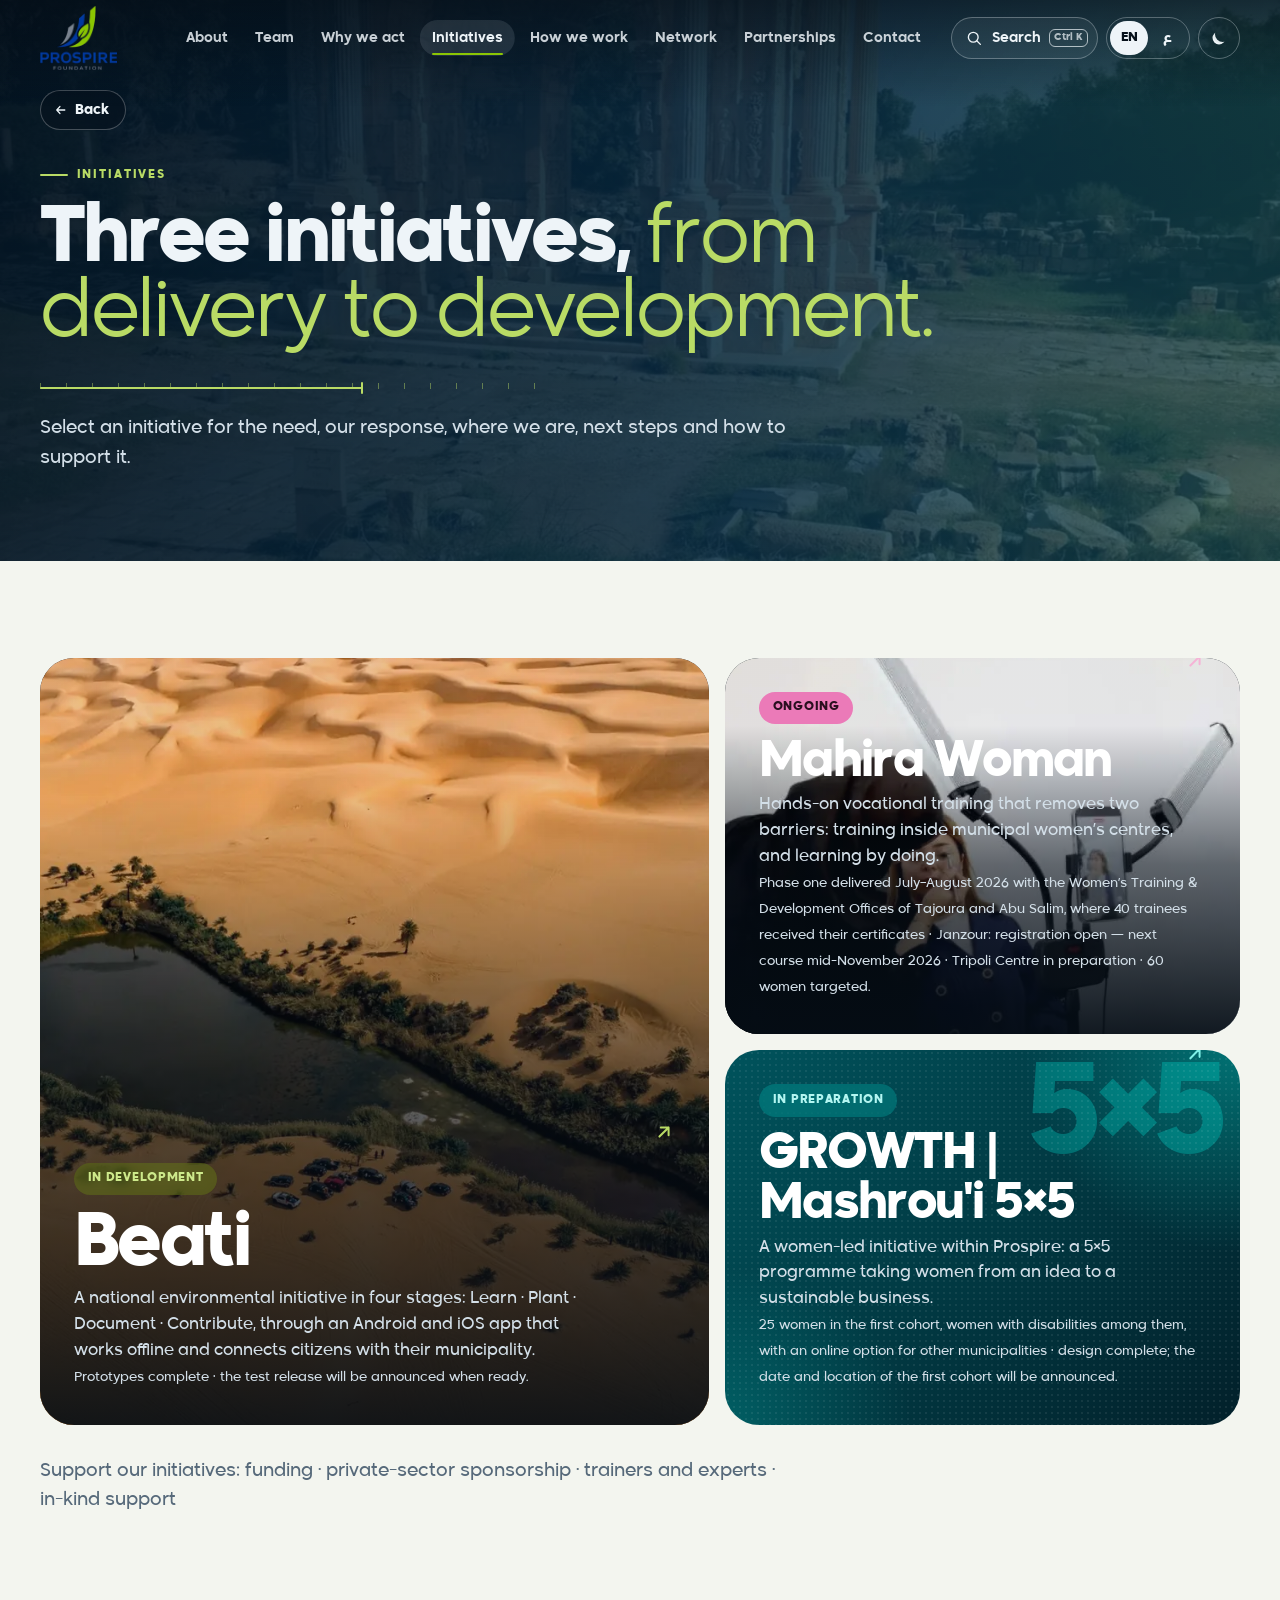
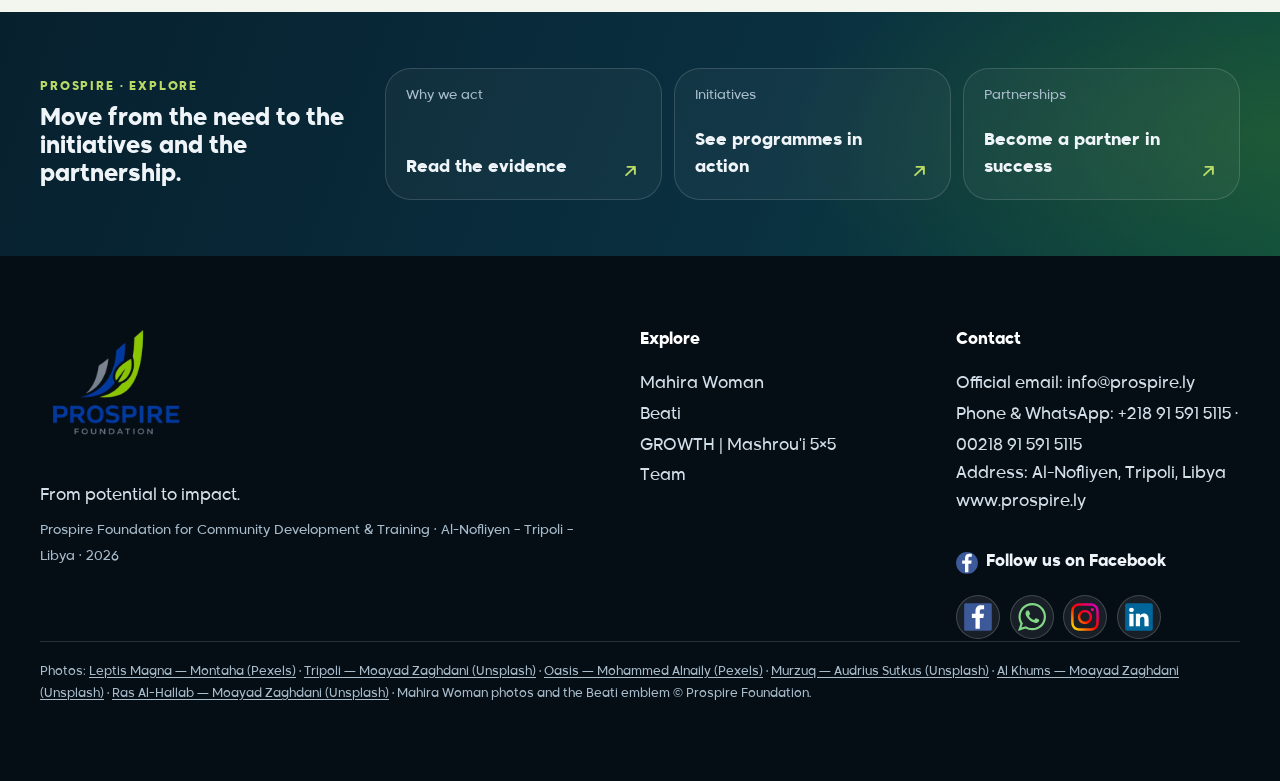
<file: initiatives/index.html>
<!doctype html> <html lang="en" dir="ltr" data-theme="light" data-route="initiatives"> <head> <meta charset="utf-8"><meta name="robots" content="noindex, nofollow"> <base href="../"> <meta name="viewport" content="width=device-width,initial-scale=1,viewport-fit=cover"> <meta name="theme-color" content="#f3f5ef"> <meta name="color-scheme" content="light dark"> <title>Initiatives — Prospire Foundation</title> <meta name="description" content="Mahira Woman, Beati and GROWTH | Mashrou'i 5×5: the need, our response and where each initiative stands."> <link rel="canonical" href="https://www.prospire.ly/initiatives/"> <link rel="alternate" hreflang="en" href="https://www.prospire.ly/initiatives/?lang=en"> <link rel="alternate" hreflang="ar" href="https://www.prospire.ly/initiatives/?lang=ar"> <link rel="alternate" hreflang="x-default" href="https://www.prospire.ly/initiatives/"> <meta property="og:type" content="website"> <meta property="og:site_name" content="Prospire Foundation · مؤسسة بروسباير"> <meta property="og:title" content="المبادرات — مؤسسة بروسباير | Initiatives — Prospire Foundation"> <meta property="og:description" content="امرأة ماهرة وبيئتي وGROWTH | مشروعي 5×5: الحاجة والاستجابة وأين وصلت كل مبادرة. — Mahira Woman, Beati and GROWTH | Mashrou'i 5×5: the need, our response and where each initiative stands."> <meta property="og:url" content="https://www.prospire.ly/initiatives/"> <meta property="og:image" content="https://www.prospire.ly/assets/img/og-image.jpg"> <meta property="og:image:width" content="1200"> <meta property="og:image:height" content="630"> <meta property="og:image:alt" content="Prospire Foundation · مؤسسة بروسباير"> <meta property="og:locale" content="en_GB"> <meta property="og:locale:alternate" content="ar_LY"> <meta name="twitter:card" content="summary_large_image"> <link rel="icon" href="favicon.ico"> <link rel="apple-touch-icon" href="assets/img/apple-touch-icon.png"> <link rel="preload" href="assets/fonts/madani-bold.woff2" as="font" type="font/woff2" crossorigin> <link rel="preload" href="assets/fonts/madani-regular.woff2" as="font" type="font/woff2" crossorigin> <script>!function(){var e=document.documentElement,t="en",a=null;try{var r=new URLSearchParams(location.search);r.get("lang")&&localStorage.setItem("prospire-lang",r.get("lang")),r.get("theme")&&localStorage.setItem("prospire-theme",r.get("theme")),t=localStorage.getItem("prospire-lang")||"en",a=localStorage.getItem("prospire-theme")}catch(e){}a||(a=window.matchMedia&&matchMedia("(prefers-color-scheme: dark)").matches?"dark":"light"),e.lang="ar"===t?"ar":"en",e.dir="ar"===t?"rtl":"ltr",e.setAttribute("data-theme","dark"===a?"dark":"light");var o=e.getAttribute("data-route"),l=location.hash,m=!(o&&"home"!==o||l&&0===l.indexOf("#/")&&"#/home"!==l);e.className+=" js"+(m?" is-intro":"")}()</script> <link rel="stylesheet" href="assets/css/styles.css"> </head> <body data-build="V5-SIGNATURE-MOTION"> <a class="skip-link" href="#main"><span data-en>Skip to content</span><span data-ar>تخطَّ إلى المحتوى</span></a> <header class="site-header" id="siteHeader"> <div class="shell header-row"> <a class="brand" href="./" data-label-en="Prospire Foundation — home" data-label-ar="مؤسسة بروسباير — الرئيسية"><img src="assets/img/prospire-logo.png" alt="Prospire Foundation" data-alt-ar="مؤسسة بروسباير" width="500" height="500" decoding="async"></a> <nav class="desktop-nav" data-label-en="Primary" data-label-ar="التنقل الرئيسي"> <span class="nav-indicator" aria-hidden="true"></span><a data-nav="about" href="about/"><span data-en>About</span><span data-ar>عن المؤسسة</span></a><a data-nav="team" href="team/"><span data-en>Team</span><span data-ar>الفريق</span></a><a data-nav="why" href="why/"><span data-en>Why we act</span><span data-ar>لماذا أطلقنا مبادراتنا</span></a><a data-nav="initiatives" href="initiatives/"><span data-en>Initiatives</span><span data-ar>المبادرات</span></a><a data-nav="method" href="method/"><span data-en>How we work</span><span data-ar>كيف نعمل</span></a><a data-nav="network" href="network/"><span data-en>Network</span><span data-ar>الامتداد الوطني</span></a><a data-nav="partnerships" href="partnerships/"><span data-en>Partnerships</span><span data-ar>الشراكات</span></a><a data-nav="contact" href="contact/"><span data-en>Contact</span><span data-ar>التواصل</span></a> </nav> <div class="actions"> <button class="cmdk-trigger" type="button" data-cmdk-open aria-haspopup="dialog" aria-keyshortcuts="Control+K Meta+K" data-label-en="Search pages" data-label-ar="البحث في الصفحات"> <svg viewBox="0 0 24 24" aria-hidden="true"><circle cx="11" cy="11" r="6.5"></circle><path d="m16 16 4.5 4.5"></path></svg><span class="cmdk-trigger-label"><span data-en>Search</span><span data-ar>بحث</span></span><kbd>⌘K</kbd> </button> <div class="lang-switch" role="group" data-label-en="Language" data-label-ar="اللغة"> <span class="lang-thumb" aria-hidden="true"></span> <button class="lang-btn" type="button" data-lang="en" lang="en" aria-label="English">EN</button> <button class="lang-btn" type="button" data-lang="ar" lang="ar" aria-label="العربية">ع</button> </div> <button class="icon-btn theme-toggle" id="themeToggle" type="button" data-label-en="Switch to dark theme" data-label-ar="التبديل إلى الوضع الداكن"> <svg class="theme-icon" viewBox="0 0 24 24" aria-hidden="true"> <mask id="themeMask"><rect width="24" height="24" fill="#fff"></rect><circle class="theme-bite" cx="24" cy="4" r="7" fill="#000"></circle></mask> <circle class="theme-core" cx="12" cy="12" r="5" mask="url(#themeMask)"></circle> <g class="theme-rays"><path d="M12 1.5v2.2M12 20.3v2.2M1.5 12h2.2M20.3 12h2.2M4.6 4.6l1.5 1.5M17.9 17.9l1.5 1.5M4.6 19.4l1.5-1.5M17.9 6.1l1.5-1.5"></path></g> </svg> </button> <button class="icon-btn menu-btn" id="menuToggle" type="button" aria-expanded="false" aria-controls="mobileMenu" data-label-en="Menu" data-label-ar="القائمة"> <span class="menu-lines" aria-hidden="true"><i></i><i></i></span> </button> </div> </div> <div class="scroll-progress" aria-hidden="true"><i></i></div> </header> <nav class="mobile-menu" id="mobileMenu" data-label-en="Menu" data-label-ar="القائمة" inert> <div class="shell mobile-menu-inner"> <a data-nav="about" href="about/"><small>01</small><span data-en>About</span><span data-ar>عن المؤسسة</span><span class="arr" data-arr="e" aria-hidden="true"></span></a><a data-nav="team" href="team/"><small>02</small><span data-en>Team</span><span data-ar>الفريق</span><span class="arr" data-arr="e" aria-hidden="true"></span></a><a data-nav="why" href="why/"><small>03</small><span data-en>Why we act</span><span data-ar>لماذا أطلقنا مبادراتنا</span><span class="arr" data-arr="e" aria-hidden="true"></span></a><a data-nav="initiatives" href="initiatives/"><small>04</small><span data-en>Initiatives</span><span data-ar>المبادرات</span><span class="arr" data-arr="e" aria-hidden="true"></span></a><a data-nav="method" href="method/"><small>05</small><span data-en>How we work</span><span data-ar>كيف نعمل</span><span class="arr" data-arr="e" aria-hidden="true"></span></a><a data-nav="network" href="network/"><small>06</small><span data-en>National network</span><span data-ar>الامتداد الوطني</span><span class="arr" data-arr="e" aria-hidden="true"></span></a><a data-nav="partnerships" href="partnerships/"><small>07</small><span data-en>Partnerships</span><span data-ar>الشراكات</span><span class="arr" data-arr="e" aria-hidden="true"></span></a><a data-nav="contact" href="contact/"><small>08</small><span data-en>Contact</span><span data-ar>التواصل</span><span class="arr" data-arr="e" aria-hidden="true"></span></a> </div> </nav> <button class="global-back" id="globalBack" type="button" hidden> <span class="arr" data-arr="w" aria-hidden="true"></span><span data-en>Back</span><span data-ar>رجوع</span> </button> <main id="main"> <section class="view" data-view="home"> <section class="hero"> <div class="hero-bg" role="img" data-label-en="Arch at Leptis Magna, Libya (photo: Montaha, Pexels)" data-label-ar="قوس في لبدة الكبرى، ليبيا (تصوير: Montaha، Pexels)"></div> <div class="shell hero-grid"> <div> <div class="kicker"><span data-en>PROSPIRE FOUNDATION · LIBYA</span><span data-ar>مؤسسة بروسباير · ليبيا</span></div> <h1> <span data-en>From potential<br>to <em>impact.</em></span><span data-ar>من الإمكانات<br>إلى <em>الأثر.</em></span> </h1> <div class="measure-rule" aria-hidden="true"><i></i></div> <p class="hero-lead"> <span data-en>Prospire Foundation for Community Development &amp; Training is a Libyan foundation registered with the Civil Society Commission under registration no. 2026-47-100.</span><span data-ar>مؤسسة بروسباير للتنمية المجتمعية والتدريب مؤسسة ليبية مسجّلة لدى مفوضية المجتمع المدني تحت رقم القيد 2026-47-100.</span> </p> <div class="hero-pill-row"> <span class="sustain-pill"><span data-en>Mahira Woman · Beati · GROWTH | Mashrou'i 5×5</span><span data-ar>امرأة ماهرة · بيئتي · GROWTH | مشروعي 5×5</span></span> </div> <div class="hero-actions"> <a class="button primary" href="initiatives/"><span data-en>Explore our initiatives</span><span data-ar>استكشف مبادراتنا</span><span class="arr" data-arr="se" aria-hidden="true"></span></a><a class="button ghost" href="contact/?topic=partnership"><span data-en>Discuss a partnership</span><span data-ar>ناقش فرصة شراكة</span><span class="arr" data-arr="ne" aria-hidden="true"></span></a> </div> </div> <div data-label-en="Prospire operating principles" data-label-ar="مبادئ عمل بروسباير" class="hero-index principles-panel"> <div class="principles-label"><span data-en>HOW WE OPERATE</span><span data-ar>كيف نعمل</span></div> <article class="principle-row"> <span class="principle-no">01</span> <div class="principle-copy"> <b><span data-en>Start with evidence</span><span data-ar>نبدأ بالدليل</span></b><small><span data-en>We read the context, confirm the need with data, and understand stakeholders and risks.</span><span data-ar>نقرأ السياق، ونتحقق من الحاجة بالبيانات، ونفهم أصحاب المصلحة والمخاطر.</span></small> </div> </article> <article class="principle-row"> <span class="principle-no">02</span> <div class="principle-copy"> <b><span data-en>Build capability while delivering</span><span data-ar>نبني القدرة أثناء التنفيذ</span></b><small><span data-en>Disciplined delivery that transfers knowledge and builds local capability along the way.</span><span data-ar>تنفيذ منضبط ينقل المعرفة ويبني القدرات المحلية أثناء العمل.</span></small> </div> </article> <article class="principle-row"> <span class="principle-no">03</span> <div class="principle-copy"> <b><span data-en>Learn with accountability</span><span data-ar>نتعلم بمساءلة</span></b><small><span data-en>We document what worked and what did not, and improve before any scale-up.</span><span data-ar>نوثق ما نجح وما لم ينجح، ونحسّن قبل أي توسع.</span></small> </div> </article> </div> </div> <button class="scroll-cue" type="button" data-scroll-next><span data-en>Scroll</span><span data-ar>مرّر للأسفل</span><i aria-hidden="true"></i></button> </section> <section class="section"> <div class="shell"> <div class="section-head reveal"> <div><span class="section-no"><span data-en>01 · WHO WE ARE</span><span data-ar>01 · من نحن</span></span></div> <div> <h2><span data-en>A new institution. <em>Decades of experience.</em></span><span data-ar>مؤسسة جديدة… <em>وخبرة تمتد عقوداً.</em></span></h2> <p class="lede"> <span data-en>Prospire is a Libyan non-profit civil society foundation based in Tripoli, founded by professionals in international programme leadership, governance, management, law, education and technology. We design, deliver and measure development programmes, and provide research, evaluation and field verification for local and international partners.</span><span data-ar>بروسباير مؤسسة مجتمع مدني ليبية غير ربحية مقرها طرابلس، أسسها فريق من المختصين في قيادة البرامج الدولية والحوكمة والإدارة والقانون والتعليم والتقنية. نصمّم البرامج التنموية وننفّذها ونقيس أثرها، ونقدّم الدراسات والتقييم والتحقق الميداني للشركاء المحليين والدوليين.</span> </p> </div> </div> <div class="identity-editorial reveal"> <article class="identity-feature"> <span class="num"><span data-en>VISION</span><span data-ar>الرؤية</span></span> <h3><span data-en>A Libya where no one is left behind: stronger communities, more effective institutions, and more sustainable and resilient cities.</span><span data-ar>ليبيا لا يُترك فيها أحد خلف الركب: مجتمعات أكثر قدرة، ومؤسسات أكثر فاعلية، ومدن أكثر استدامة ومرونة.</span></h3> <a class="text-link" href="about/"><span data-en>About Prospire</span><span data-ar>عن بروسباير</span><span class="arr" data-arr="ne" aria-hidden="true"></span></a> </article> <div class="identity-stack"> <article class="identity-panel"> <span class="num"><span data-en>MISSION</span><span data-ar>الرسالة</span></span> <h3><span data-en>We turn needs into measurable impact.</span><span data-ar>نحوّل الاحتياج إلى أثر يُقاس.</span></h3><p><span data-en>Designed with people. Delivered to international standards. Measured by real change.</span><span data-ar>نصمّم مع الناس، وننفّذ بمعايير دولية، ونقيس ما تغيّر فعلاً.</span></p> </article> </div> </div> <div class="values-band reveal" role="group" data-label-en="Values" data-label-ar="القيم"> <span class="values-label"><span data-en>VALUES</span><span data-ar>القيم</span></span> <div class="marquee" data-marquee> <ul class="marquee-list"> <li><span data-en>Integrity</span><span data-ar>النزاهة</span></li> <li><span data-en>Inclusion</span><span data-ar>الشمول</span></li> <li><span data-en>Accountability</span><span data-ar>المساءلة</span></li> <li><span data-en>Quality &amp; learning</span><span data-ar>الجودة والتعلّم</span></li> <li><span data-en>Sustainability</span><span data-ar>الاستدامة</span></li> </ul> </div> </div> </div> </section> <section class="section dark"> <div class="shell"> <div class="section-head reveal"> <div><span class="section-no"><span data-en>02 · WHY PROSPIRE</span><span data-ar>02 · لماذا نحن</span></span></div> <div> <h2><span data-en>From Tripoli, <em>for all of Libya.</em></span><span data-ar>من طرابلس… <em>إلى كل ليبيا.</em></span></h2> <p class="lede"><span data-en>Headquartered in Tripoli, national in scope. Our team has planned and delivered about 135 municipal electoral processes, run a national awareness campaign across 20 municipalities, and built working relationships with more than 40 municipal councils. We are ready to deliver programmes with partners anywhere in Libya.</span><span data-ar>مقرنا في طرابلس، ونطاق عملنا وطني. خطّط فريقنا ونفّذ نحو 135 عملية انتخابية بلدية، وأدار حملة توعية وطنية في 20 بلدية، وبنى شبكة عمل مع أكثر من 40 مجلساً بلدياً؛ ونحن جاهزون لتنفيذ البرامج مع الشركاء في أي منطقة من ليبيا.</span></p> <p class="lede"><span data-en>● Headquarters: Tripoli · ● Scope: all of Libya</span><span data-ar>● المقر: طرابلس · ● نطاق العمل: كل ليبيا</span></p> </div> </div> <div class="team-numbers"> <div class="tn"><strong>+40</strong><p><span data-en>years of senior leadership in oil &amp; gas, major projects and elections — combined across team members</span><span data-ar>عاماً من القيادة العليا في النفط والغاز والمشروعات الكبرى والانتخابات — مجتمعةً لدى أعضاء الفريق</span></p></div> <div class="tn"><strong>~135</strong><p><span data-en>municipal electoral processes (about 135)</span><span data-ar>عملية انتخابية بلدية (نحو 135)</span></p></div> <div class="tn"><strong>20</strong><p><span data-en>municipalities in a national awareness campaign</span><span data-ar>بلدية في حملة توعية وطنية</span></p></div> <div class="tn"><strong>+20</strong><p><span data-en>years of education leadership — combined across team members</span><span data-ar>عاماً في القيادة التعليمية — مجتمعةً لدى أعضاء الفريق</span></p></div> <div class="tn"><strong>+13</strong><p><span data-en>years in operations and projects — combined across team members</span><span data-ar>عاماً في العمليات والمشاريع — مجتمعةً لدى أعضاء الفريق</span></p></div> <div class="tn"><strong>9</strong><p><span data-en>international bodies the team has worked with: UNDP · GIZ · IFES · NDI · Cowater · Chemonics · BDO · OSCE/ODIHR · UN missions</span><span data-ar>جهات دولية عمل معها الفريق: UNDP · GIZ · IFES · NDI · Cowater · Chemonics · BDO · OSCE/ODIHR · بعثات الأمم المتحدة</span></p></div> </div> <p class="lede"><span data-en>Governance ready before operation: General Assembly · Board · Executive Management · 15 institutional policies including safeguarding &amp; PSEA, integrity &amp; anti-fraud, due diligence, procurement and data protection · delegation-of-authority matrix · Strategic Plan 2027–2030</span><span data-ar>حوكمة جاهزة قبل التشغيل: جمعية عمومية · مجلس إدارة · إدارة تنفيذية · 15 سياسة مؤسسية منها الحماية ومنع الاستغلال، والنزاهة ومكافحة الاحتيال، والعناية الواجبة، والمشتريات، وحماية البيانات · مصفوفة صلاحيات · خطة استراتيجية 2027–2030</span></p> <p class="fine-note"><span data-en>Figures reflect the documented professional experience of individual team members, not Prospire's institutional track record or formal partnerships. Bodies are named in text only, without logos.</span><span data-ar>الأرقام خبرات مهنية موثقة لأعضاء الفريق بصفتهم الفردية، ولا تمثل سجلاً تنفيذياً لبروسباير ولا شراكات رسمية مع الجهات المذكورة. تُكتب أسماء الجهات نصاً دون شعارات.</span></p> <div class="section-cta"><a class="button primary" href="team/"><span data-en>Meet the team</span><span data-ar>تعرّف على الفريق</span><span class="arr" data-arr="ne" aria-hidden="true"></span></a></div> </div> </section> <section class="section services-preview"> <div class="shell"> <div class="section-head reveal"> <div><span class="section-no"><span data-en>03 · WHAT WE OFFER</span><span data-ar>03 · ماذا نقدّم</span></span></div> <div> <h2><span data-en>Specific services, <em>to international standards.</em></span><span data-ar>خدمات محددة… <em>بمعايير الجهات الدولية.</em></span></h2> <p class="lede"><span data-en>Sectors: Local governance &amp; civic participation · Women &amp; youth economic empowerment · Inclusion &amp; disability · Environment &amp; sustainable cities · Education &amp; skills · Digital transformation</span><span data-ar>القطاعات: الحوكمة المحلية والمشاركة المدنية · التمكين الاقتصادي للمرأة والشباب · الإدماج والإعاقة · البيئة والمدن المستدامة · التعليم وتنمية المهارات · التحول الرقمي</span></p> </div> </div> <div class="service-editorial reveal"> <a class="service-row" href="contact/?topic=programme"><span class="service-no">01</span> <div> <h3><span data-en>Research &amp; Studies</span><span data-ar>الدراسات والبحوث</span></h3> <p><span data-en>Needs assessments · baseline studies · field surveys &amp; focus groups · stakeholder analysis · market &amp; feasibility studies · policy papers</span><span data-ar>تقييم الاحتياجات · دراسات خط الأساس · المسوح الميدانية ومجموعات التركيز · تحليل أصحاب المصلحة · دراسات السوق والجدوى · أوراق السياسات</span></p> <p class="service-basis"><small><span data-en>Built on: the team’s national-level statistics and analysis experience</span><span data-ar>يستند إلى: خبرة الفريق في الإحصاء والتحليل على المستوى الوطني</span></small></p> </div> <span class="service-arrow arr" data-arr="ne" aria-hidden="true"></span></a> <a class="service-row" href="contact/?topic=programme"><span class="service-no">02</span> <div> <h3><span data-en>Monitoring, Evaluation &amp; Learning (MEL)</span><span data-ar>المتابعة والتقييم والتعلّم (MEL)</span></h3> <p><span data-en>Results frameworks &amp; indicators · monitoring systems · mid-term &amp; final evaluations · impact measurement · feedback &amp; complaints mechanisms</span><span data-ar>أطر النتائج والمؤشرات · أنظمة المتابعة · التقييم المرحلي والنهائي · قياس الأثر · آليات التغذية الراجعة والشكاوى</span></p> <p class="service-basis"><small><span data-en>Built on: managing about 135 municipal electoral processes and a national campaign across 20 municipalities</span><span data-ar>يستند إلى: إدارة نحو 135 عملية انتخابية بلدية وحملة وطنية في 20 بلدية</span></small></p> </div> <span class="service-arrow arr" data-arr="ne" aria-hidden="true"></span></a> <a class="service-row featured" href="contact/?topic=programme"><span class="service-no">03</span> <div> <h3><span data-en>Third-Party Monitoring (TPM)</span><span data-ar>التحقق والمتابعة من طرف ثالث (TPM)</span></h3> <p><span data-en>Independent field verification of delivery and outputs · visits documented with photo and GPS · beneficiary verification · independent reports to the donor</span><span data-ar>التحقق الميداني المستقل من التنفيذ والمخرجات · زيارات موثقة بالصور والإحداثيات · التحقق من المستفيدين · تقارير مستقلة للجهة المانحة</span></p> <p class="service-scope"><small><span data-en>This service is offered only for programmes run by other organisations and does not cover programmes Prospire delivers.</span><span data-ar>الخدمة تُقدَّم لبرامج جهات أخرى فقط ولا تشمل برامج تنفذها بروسباير.</span></small></p> <p class="service-basis"><small><span data-en>Built on: experience running field and logistics operations across Libya</span><span data-ar>يستند إلى: خبرة في إدارة عمليات ميدانية ولوجستية على مستوى ليبيا</span></small></p> </div> <span class="service-arrow arr" data-arr="ne" aria-hidden="true"></span></a> <a class="service-row" href="contact/?topic=programme"><span class="service-no">04</span> <div> <h3><span data-en>Programme Design, Management &amp; Delivery</span><span data-ar>تصميم البرامج وإدارتها وتنفيذها</span></h3> <p><span data-en>From needs analysis and theory of change to field delivery, logistics and reporting</span><span data-ar>من تحليل الاحتياج ونظرية التغيير إلى التنفيذ الميداني واللوجستيات والتقارير</span></p> <p class="service-basis"><small><span data-en>Built on: leading programmes with UNDP, GIZ, IFES and Cowater</span><span data-ar>يستند إلى: قيادة برامج مع UNDP وGIZ وIFES وCowater</span></small></p> </div> <span class="service-arrow arr" data-arr="ne" aria-hidden="true"></span></a> <a class="service-row" href="contact/?topic=programme"><span class="service-no">05</span> <div> <h3><span data-en>Training &amp; Capacity Building</span><span data-ar>التدريب وبناء القدرات</span></h3> <p><span data-en>Training for municipalities, institutions and CSOs · training of trainers · curriculum and content development</span><span data-ar>تدريب البلديات والمؤسسات ومنظمات المجتمع المدني · تدريب المدربين · تطوير المناهج والمحتوى التدريبي</span></p> <p class="service-basis"><small><span data-en>Built on: 20+ years of education leadership and curriculum development</span><span data-ar>يستند إلى: أكثر من 20 عاماً في القيادة التعليمية وتطوير المناهج</span></small></p> </div> <span class="service-arrow arr" data-arr="ne" aria-hidden="true"></span></a> <a class="service-row" href="contact/?topic=programme"><span class="service-no">06</span> <div> <h3><span data-en>Governance &amp; Institutional Development</span><span data-ar>الحوكمة والتطوير المؤسسي</span></h3> <p><span data-en>Local governance and municipal support · elections and civic participation · policies and internal systems · regulatory legal advice</span><span data-ar>الحوكمة المحلية ودعم البلديات · الانتخابات والمشاركة المدنية · السياسات والأنظمة الداخلية · الاستشارات القانونية التنظيمية</span></p> <p class="service-basis"><small><span data-en>Built on: leading the Central Committee for Municipal Council Elections and its legal team</span><span data-ar>يستند إلى: قيادة اللجنة المركزية لانتخابات المجالس البلدية وفريقها القانوني</span></small></p> </div> <span class="service-arrow arr" data-arr="ne" aria-hidden="true"></span></a> <a class="service-row" href="contact/?topic=programme"><span class="service-no">07</span> <div> <h3><span data-en>Digital Solutions &amp; Data</span><span data-ar>الحلول الرقمية والبيانات</span></h3> <p><span data-en>ERP and information systems · data dashboards · information security (experience applying ISO 27001) · apps</span><span data-ar>أنظمة ERP ونظم المعلومات · لوحات البيانات · أمن المعلومات (خبرة في تطبيق معيار ISO 27001) · التطبيقات</span></p> <p class="service-basis"><small><span data-en>Built on: Odoo deployments, multi-site IT infrastructure and building the Beati app</span><span data-ar>يستند إلى: تنفيذ أنظمة Odoo وإدارة بنى تقنية متعددة المواقع وتطوير تطبيق «بيئتي»</span></small></p> </div> <span class="service-arrow arr" data-arr="ne" aria-hidden="true"></span></a> <a class="service-row" href="contact/?topic=programme"><span class="service-no">08</span> <div> <h3><span data-en>Awareness &amp; Community Outreach</span><span data-ar>التوعية والتواصل المجتمعي</span></h3> <p><span data-en>Awareness campaigns · community engagement · content and visual identity</span><span data-ar>حملات التوعية · إشراك المجتمع · المحتوى والهوية البصرية</span></p> <p class="service-basis"><small><span data-en>Built on: running the national "Lazem Ta’rif" campaign and the "Shabab Vote" youth initiative</span><span data-ar>يستند إلى: إدارة حملة «لازم تعرف» الوطنية ومبادرة «Shabab Vote»</span></small></p> </div> <span class="service-arrow arr" data-arr="ne" aria-hidden="true"></span></a> </div> <p class="fine-note"><span data-en>Services build on the documented professional experience of individual team members.</span><span data-ar>تستند الخدمات إلى الخبرات المهنية الموثقة لأعضاء الفريق بصفتهم الفردية.</span></p> </div> </section> <section class="section soft"> <div class="shell"> <div class="section-head reveal"> <div><span class="section-no"><span data-en>04 · WHY WE LAUNCHED OUR INITIATIVES</span><span data-ar>04 · لماذا أطلقنا مبادراتنا؟</span></span></div> <div> <h2><span data-en>The need, <em>as the data shows it.</em></span><span data-ar>الحاجة <em>كما تثبتها البيانات.</em></span></h2> <p class="lede"><span data-en>We start with a need confirmed by data and studies, then design the response and measure its impact. These are the challenges that led us to launch our three initiatives.</span><span data-ar>نبدأ بحاجة تثبتها البيانات والدراسات، ثم نصمم الاستجابة ونقيس أثرها. هذه هي التحديات التي دفعتنا إلى إطلاق مبادراتنا الثلاث.</span></p> </div> </div> <div class="grid g3 why-teasers"> <article class="card link why-card env" data-route="why"> <span class="num"><span data-en>01 · ENVIRONMENT → BEATI</span><span data-ar>01 · البيئة ← بيئتي</span></span> <strong class="why-big">~95%</strong> <h3><span data-en>of Libya is desert or semi-desert (about 95%)</span><span data-ar>من أراضي ليبيا صحراوية أو شبه صحراوية (نحو 95%)</span></h3> <small class="src">UNDP, 2024</small> <span class="arrow arr" data-arr="ne" aria-hidden="true"></span> </article> <article class="card link why-card women" data-route="why"> <span class="num"><span data-en>02 · WOMEN → MAHIRA WOMAN</span><span data-ar>02 · المرأة ← امرأة ماهرة</span></span> <strong class="why-big">95%</strong> <h3><span data-en>of employed women in Libya work in the public sector</span><span data-ar>من النساء العاملات في ليبيا يعملن في القطاع العام</span></h3> <small class="src">IMF Country Report No. 25/148, Box 2, p. 14</small> <span class="arrow arr" data-arr="ne" aria-hidden="true"></span> </article> <article class="card link why-card train" data-route="why"> <span class="num"><span data-en>03 · TRAINING → GROWTH | MASHROU'I 5×5</span><span data-ar>03 · التدريب ← GROWTH | مشروعي 5×5</span></span> <strong class="why-big">~50%</strong> <h3><span data-en>youth unemployment (ages 15–24)</span><span data-ar>بطالة الشباب (15–24 سنة)</span></h3> <small class="src">World Bank / ILO, 2023</small> <span class="arrow arr" data-arr="ne" aria-hidden="true"></span> </article> </div> <div class="section-cta"><a class="button blue" href="why/"><span data-en>Read the evidence</span><span data-ar>اقرأ الأدلة</span><span class="arr" data-arr="ne" aria-hidden="true"></span></a></div> </div> </section> <section class="section"> <div class="shell"> <div class="section-head reveal"> <div><span class="section-no"><span data-en>05 · INITIATIVES</span><span data-ar>05 · المبادرات</span></span></div> <div> <h2><span data-en>Three initiatives, <em>from delivery to development.</em></span><span data-ar>ثلاث مبادرات… <em>من التنفيذ إلى التطوير.</em></span></h2> <p class="lede"><span data-en>Each initiative answers a need the data confirms, and each reports where it stands — technically and administratively.</span><span data-ar>كل مبادرة تستجيب لحاجة تثبتها البيانات، وتوضح أين وصلت فنيًا وإداريًا.</span></p> </div> </div> <div class="init-grid"> <article class="init-card init-card--beati" data-route="beati"> <img src="assets/img/beati-oasis.webp" alt="Oasis lake among sand dunes in Libya" data-alt-ar="بحيرة واحة بين الكثبان الرملية في ليبيا" loading="lazy" decoding="async"> <div class="init-copy"> <span class="status"><span data-en data-field="beati.status_badge.en">In development</span><span data-ar data-field="beati.status_badge.ar">قيد التطوير</span></span> <h3><span data-en>Beati</span><span data-ar>بيئتي</span></h3> <p><span data-en>Learn, plant and make an impact</span><span data-ar>تعلّم، ازرع، واصنع أثرًا</span></p> <span class="arrow arr" data-arr="ne" aria-hidden="true"></span> </div> </article> <article class="init-card init-card--mahira" data-route="mahira"> <img src="assets/img/mahira-practice.webp" alt="Practical makeup training during the initiative" data-alt-ar="تدريب عملي على المكياج خلال المبادرة" loading="lazy" decoding="async"> <div class="init-copy"> <span class="status"><span data-en data-field="mahira-woman.status_badge.en">Ongoing</span><span data-ar data-field="mahira-woman.status_badge.ar">جارية</span></span> <h3><span data-en>Mahira Woman</span><span data-ar>امرأة ماهرة</span></h3> <p><span data-en>Skills into opportunity</span><span data-ar>من المهارة إلى الفرصة</span></p> <span class="arrow arr" data-arr="ne" aria-hidden="true"></span> </div> </article> <article class="init-card init-card--five" data-route="mashroui"> <div class="five-mark" aria-hidden="true">5×5</div> <div class="init-copy"> <span class="status"><span data-en data-field="mashroui-5x5.status_badge.en">In preparation</span><span data-ar data-field="mashroui-5x5.status_badge.ar">قيد التحضير</span></span> <h3><span data-en>GROWTH | Mashrou'i 5×5</span><span data-ar>GROWTH | مشروعي 5×5</span></h3> <p><span data-en>From idea to sustainability</span><span data-ar>من الفكرة إلى الاستدامة</span></p> <span class="arrow arr" data-arr="ne" aria-hidden="true"></span> </div> </article> </div> </div> </section> <section class="section"> <div class="shell"> <div class="section-head reveal"> <div><span class="section-no"><span data-en>06 · NATIONAL REACH</span><span data-ar>06 · الامتداد الوطني</span></span></div> <div> <h2><span data-en>Relationships across Libya, <em>built in real places.</em></span><span data-ar>علاقات عبر ليبيا، <em>مبنية في أماكن حقيقية.</em></span></h2> <p class="lede"><span data-en>A direct working network with municipal councils across West, East and South, within a national scope covering Libya's municipalities.</span><span data-ar>شبكة عمل مباشرة مع مجالس بلدية في الغرب والشرق والجنوب، ضمن نطاق وطني يغطي بلديات ليبيا.</span></p> </div> </div> <div class="map-shell reveal"> <div class="map-panel"> <div class="map-canvas" data-map="home" data-label-en="Interactive Libya national network map" data-label-ar="خريطة تفاعلية للامتداد الوطني في ليبيا"></div> <small class="map-source"><span data-en>Boundary geometry: Natural Earth / world.geo · city points use geographic coordinates.</span><span data-ar>هندسة الحدود: Natural Earth / world.geo · مواقع المدن مبنية على الإحداثيات الجغرافية.</span></small> </div> <div class="map-info"> <div class="stat"> <strong>+40</strong><span data-en>municipal councils in a direct working network across West, East and South</span><span data-ar>مجلساً بلدياً في شبكة عمل مباشرة تغطي الغرب والشرق والجنوب</span> <small><span data-en>National scope covering Libya's municipalities.</span><span data-ar>نطاق وطني يغطي بلديات ليبيا.</span></small> </div> <div class="map-readout" id="homeMapReadout"> <span class="pill"><span data-en>Interactive map</span><span data-ar>خريطة تفاعلية</span></span> <h3><span data-en>Select a location</span><span data-ar>اختر موقعًا</span></h3> <p><span data-en>Each point opens a sourced municipal brief.</span><span data-ar>تفتح كل نقطة ملفًا بلديًا موثق المصادر.</span></p> </div> <a class="button blue" href="network/"><span data-en>Explore national network</span><span data-ar>استكشف الامتداد الوطني</span><span class="arr" data-arr="ne" aria-hidden="true"></span></a> </div> </div> </div> </section> <section class="section dark"> <div class="shell"> <div class="section-head reveal"> <div><span class="section-no"><span data-en>07 · HOW WE WORK</span><span data-ar>07 · كيف نعمل</span></span></div> <div> <h2><span data-en>Six steps. <em>From need to impact.</em></span><span data-ar>ست خطوات. <em>من الحاجة إلى الأثر.</em></span></h2> <p class="lede"><span data-en>Diagnose · Design · Partner · Deliver · Monitor &amp; evaluate · Learn &amp; adapt — with feedback from the people we serve running through every step.</span><span data-ar>التشخيص · التصميم · الشراكة · التنفيذ · المتابعة والتقييم · التعلّم والتكيّف — والتغذية الراجعة من المستفيدين تمر عبر كل خطوة.</span></p> <p class="lede"><span data-en>No activity without a purpose, no output without ownership, no learning without evidence.</span><span data-ar>لا نشاط بلا غاية، ولا مخرج بلا مسؤولية، ولا تعلّم بلا دليل.</span></p> </div> </div> <div class="strategy-rail-list reveal"> <a class="strategy-rail-item" href="method/"><span>01</span><div><h3><span data-en>Diagnose</span><span data-ar>التشخيص</span></h3><p><span data-en>We read the context, confirm the need with data, and understand stakeholders and risks.</span><span data-ar>نقرأ السياق، ونتحقق من الحاجة بالبيانات، ونفهم أصحاب المصلحة والمخاطر.</span></p></div><i class="arrow arr" data-arr="ne" aria-hidden="true"></i></a> <a class="strategy-rail-item" href="method/"><span>02</span><div><h3><span data-en>Design</span><span data-ar>التصميم</span></h3><p><span data-en>We co-design the response with communities and partners, with clear results and indicators.</span><span data-ar>نصمم التدخل مع المجتمع والشركاء، بنتائج ومؤشرات واضحة.</span></p></div><i class="arrow arr" data-arr="ne" aria-hidden="true"></i></a> <a class="strategy-rail-item" href="method/"><span>03</span><div><h3><span data-en>Partner</span><span data-ar>الشراكة</span></h3><p><span data-en>We agree roles and responsibilities and carry out partner due diligence.</span><span data-ar>نحدد الأدوار والمسؤوليات، ونجري العناية الواجبة للشركاء.</span></p></div><i class="arrow arr" data-arr="ne" aria-hidden="true"></i></a> <a class="strategy-rail-item" href="method/"><span>04</span><div><h3><span data-en>Deliver</span><span data-ar>التنفيذ</span></h3><p><span data-en>Disciplined delivery that transfers knowledge and builds local capability along the way.</span><span data-ar>تنفيذ منضبط ينقل المعرفة ويبني القدرات المحلية أثناء العمل.</span></p></div><i class="arrow arr" data-arr="ne" aria-hidden="true"></i></a> <a class="strategy-rail-item" href="method/"><span>05</span><div><h3><span data-en>Monitor &amp; evaluate</span><span data-ar>المتابعة والتقييم</span></h3><p><span data-en>Pre/post assessment and follow-up on how participants apply what they learned.</span><span data-ar>قياس قبلي وبعدي، ومتابعة تطبيق ما تعلّمه المشاركون بعد البرنامج.</span></p></div><i class="arrow arr" data-arr="ne" aria-hidden="true"></i></a> <a class="strategy-rail-item" href="method/"><span>06</span><div><h3><span data-en>Learn &amp; adapt</span><span data-ar>التعلّم والتكيّف</span></h3><p><span data-en>We document what worked and what did not, and improve before any scale-up.</span><span data-ar>نوثق ما نجح وما لم ينجح، ونحسّن قبل أي توسع.</span></p></div><i class="arrow arr" data-arr="ne" aria-hidden="true"></i></a> </div> </div> </section> <section class="section"> <div class="shell"> <div class="context-photo-strip reveal"> <article class="context-photo"> <img src="assets/img/al-khums.webp" alt="Aerial view of Al Khums coast and vegetation" data-alt-ar="منظر جوي لساحل الخمس وغطائه النباتي" loading="lazy" decoding="async"> <div class="context-photo-copy"> <span class="section-no"><span data-en>08 · PARTNERSHIP</span><span data-ar>08 · الشراكة</span></span> <h3><span data-en>We are looking for partners in success.</span><span data-ar>نبحث عن شركاء نجاح.</span></h3> <p><span data-en>Partnership starts with a shared problem — not a logo wall.</span><span data-ar>الشراكة تبدأ بمشكلة مشتركة… لا بقائمة شعارات.</span></p> </div> </article> <article class="card"> <span class="num"><span data-en>START A CONVERSATION</span><span data-ar>ابدأ محادثة</span></span> <h3><span data-en>Let's design the next programme together. We welcome partners in success.</span><span data-ar>لنصمّم البرنامج القادم معاً. نرحّب بشركاء النجاح.</span></h3> <p><span data-en>We work with: international partners · ministries &amp; municipalities · the private sector · universities &amp; experts</span><span data-ar>نعمل مع: الشركاء الدوليين · الوزارات والبلديات · القطاع الخاص · الجامعات والخبراء</span></p> <div class="mini-list"> <div><b><span data-en>International partners</span><span data-ar>الشركاء الدوليون</span></b><span><span data-en>Design, delivery, co-funding</span><span data-ar>تصميم وتنفيذ وتمويل مشترك</span></span></div> <div><b><span data-en>Ministries &amp; municipalities</span><span data-ar>الوزارات والبلديات</span></b><span><span data-en>Local delivery, capability</span><span data-ar>تنفيذ محلي وبناء قدرات</span></span></div> <div><b><span data-en>Private sector</span><span data-ar>القطاع الخاص</span></b><span><span data-en>Sponsorship with results</span><span data-ar>رعاية بنتائج قابلة للقياس</span></span></div> <div><b><span data-en>Universities &amp; experts</span><span data-ar>الجامعات والخبراء</span></b><span><span data-en>Research, data, knowledge</span><span data-ar>البحث والبيانات والمعرفة</span></span></div> </div> <div class="hero-actions"><a class="button primary" href="contact/?topic=partnership"><span data-en>Contact Prospire Foundation</span><span data-ar>تواصل مع مؤسسة بروسباير</span><span class="arr" data-arr="ne" aria-hidden="true"></span></a></div> </article> </div> </div> </section> </section> <section class="view" data-view="about"> <div class="page-hero"> <div class="shell"> <div class="breadcrumbs"><span data-en>ABOUT PROSPIRE</span><span data-ar>عن بروسباير</span></div> <h1><span data-en>A new institution. <em>Decades of experience.</em></span><span data-ar>مؤسسة جديدة… <em>وخبرة تمتد عقوداً.</em></span></h1> <div class="measure-rule" aria-hidden="true"><i></i></div> <p><span data-en>Prospire is a Libyan non-profit civil society foundation based in Tripoli, founded by professionals in international programme leadership, governance, management, law, education and technology. We design, deliver and measure development programmes, and provide research, evaluation and field verification for local and international partners.</span><span data-ar>بروسباير مؤسسة مجتمع مدني ليبية غير ربحية مقرها طرابلس، أسسها فريق من المختصين في قيادة البرامج الدولية والحوكمة والإدارة والقانون والتعليم والتقنية. نصمّم البرامج التنموية وننفّذها ونقيس أثرها، ونقدّم الدراسات والتقييم والتحقق الميداني للشركاء المحليين والدوليين.</span></p> </div> </div> <section class="section"> <div class="shell"> <div class="context-photo-strip reveal"> <article class="context-photo"> <img src="assets/img/tripoli-towers.webp" alt="Tripoli towers on the sea front" data-alt-ar="أبراج طرابلس على الواجهة البحرية" loading="lazy" decoding="async"> <div class="context-photo-copy"> <span class="section-no"><span data-en>TRIPOLI · LIBYA</span><span data-ar>طرابلس · ليبيا</span></span> <h3><span data-en>We do not start with an idea in search of funding; we start with a need the data confirms, then design the response.</span><span data-ar>لا نبدأ بفكرة نبحث لها عن تمويل؛ نبدأ بحاجة تثبتها البيانات، ثم نصمم الاستجابة.</span></h3> </div> </article> <article class="card"> <span class="num"><span data-en>WHAT WE OFFER</span><span data-ar>ماذا نقدّم</span></span> <h3><span data-en>Specific services, to international standards.</span><span data-ar>خدمات محددة… بمعايير الجهات الدولية.</span></h3> <div class="mini-list"> <div><b>01</b><span><span data-en>Research &amp; Studies</span><span data-ar>الدراسات والبحوث</span></span></div> <div><b>02</b><span><span data-en>Monitoring, Evaluation &amp; Learning (MEL)</span><span data-ar>المتابعة والتقييم والتعلّم (MEL)</span></span></div> <div><b>03</b><span><span data-en>Third-Party Monitoring (TPM)</span><span data-ar>التحقق والمتابعة من طرف ثالث (TPM)</span></span></div> <div><b>04</b><span><span data-en>Programme Design, Management &amp; Delivery</span><span data-ar>تصميم البرامج وإدارتها وتنفيذها</span></span></div> <div><b>05</b><span><span data-en>Training &amp; Capacity Building</span><span data-ar>التدريب وبناء القدرات</span></span></div> <div><b>06</b><span><span data-en>Governance &amp; Institutional Development</span><span data-ar>الحوكمة والتطوير المؤسسي</span></span></div> <div><b>07</b><span><span data-en>Digital Solutions &amp; Data</span><span data-ar>الحلول الرقمية والبيانات</span></span></div> <div><b>08</b><span><span data-en>Awareness &amp; Community Outreach</span><span data-ar>التوعية والتواصل المجتمعي</span></span></div> </div> </article> </div> </div> </section> <section class="section soft"> <div class="shell"> <div class="section-head"> <div><span class="section-no"><span data-en>01 · IDENTITY</span><span data-ar>01 · الهوية</span></span></div> <div><h2><span data-en>Vision, mission <em>and values.</em></span><span data-ar>الرؤية والرسالة <em>والقيم.</em></span></h2></div> </div> <div class="grid g3"> <div class="card"><span class="num"><span data-en>VISION</span><span data-ar>الرؤية</span></span><h3><span data-en>A Libya where no one is left behind: stronger communities, more effective institutions, and more sustainable and resilient cities.</span><span data-ar>ليبيا لا يُترك فيها أحد خلف الركب: مجتمعات أكثر قدرة، ومؤسسات أكثر فاعلية، ومدن أكثر استدامة ومرونة.</span></h3></div> <div class="card"><span class="num"><span data-en>MISSION</span><span data-ar>الرسالة</span></span><h3><span data-en>We turn needs into measurable impact.</span><span data-ar>نحوّل الاحتياج إلى أثر يُقاس.</span></h3><p><span data-en>Designed with people. Delivered to international standards. Measured by real change.</span><span data-ar>نصمّم مع الناس، وننفّذ بمعايير دولية، ونقيس ما تغيّر فعلاً.</span></p></div> <div class="card"><span class="num"><span data-en>VALUES</span><span data-ar>القيم</span></span><h3><span data-en>Integrity · Inclusion · Accountability · Quality &amp; Learning · Sustainability</span><span data-ar>النزاهة · الشمول · المساءلة · الجودة والتعلّم · الاستدامة</span></h3></div> </div> </div> </section> <section class="section"> <div class="shell"> <div class="section-head"> <div><span class="section-no"><span data-en>02 · GOVERNANCE</span><span data-ar>02 · الحوكمة</span></span></div> <div> <h2><span data-en>Governance ready <em>before operation.</em></span><span data-ar>حوكمة جاهزة <em>قبل التشغيل.</em></span></h2> <p class="lede"><span data-en>General Assembly · Board · Executive Management · 15 institutional policies including safeguarding &amp; PSEA, integrity &amp; anti-fraud, due diligence, procurement and data protection · delegation-of-authority matrix · Strategic Plan 2027–2030</span><span data-ar>جمعية عمومية · مجلس إدارة · إدارة تنفيذية · 15 سياسة مؤسسية منها الحماية ومنع الاستغلال، والنزاهة ومكافحة الاحتيال، والعناية الواجبة، والمشتريات، وحماية البيانات · مصفوفة صلاحيات · خطة استراتيجية 2027–2030</span></p> </div> </div> <div class="flow reveal"> <div class="flow-step"><span>01</span><b><span data-en>General Assembly</span><span data-ar>الجمعية العمومية</span></b></div> <span class="flow-arrow" aria-hidden="true"><span class="arr" data-arr="e"></span></span> <div class="flow-step"><span>02</span><b><span data-en>Board of Directors</span><span data-ar>مجلس الإدارة</span></b></div> <span class="flow-arrow" aria-hidden="true"><span class="arr" data-arr="e"></span></span> <div class="flow-step"><span>03</span><b><span data-en>Executive Management</span><span data-ar>الإدارة التنفيذية</span></b></div> <span class="flow-arrow" aria-hidden="true"><span class="arr" data-arr="e"></span></span> <div class="flow-step"><span>04</span><b><span data-en>15 institutional policies</span><span data-ar>15 سياسة مؤسسية</span></b></div> <span class="flow-arrow" aria-hidden="true"><span class="arr" data-arr="e"></span></span> <div class="flow-step"><span>05</span><b><span data-en>Delegation-of-authority matrix</span><span data-ar>مصفوفة صلاحيات</span></b></div> </div> </div> </section> <section class="section dark"> <div class="shell"> <div class="section-head"> <div><span class="section-no"><span data-en>03 · WHY PROSPIRE</span><span data-ar>03 · لماذا نحن</span></span></div> <div><h2><span data-en>From Tripoli, <em>for all of Libya.</em></span><span data-ar>من طرابلس… <em>إلى كل ليبيا.</em></span></h2></div> </div> <div class="team-numbers"> <div class="tn"><strong>+40</strong><p><span data-en>years of senior leadership in oil &amp; gas, major projects and elections — combined across team members</span><span data-ar>عاماً من القيادة العليا في النفط والغاز والمشروعات الكبرى والانتخابات — مجتمعةً لدى أعضاء الفريق</span></p></div> <div class="tn"><strong>~135</strong><p><span data-en>municipal electoral processes (about 135)</span><span data-ar>عملية انتخابية بلدية (نحو 135)</span></p></div> <div class="tn"><strong>20</strong><p><span data-en>municipalities in a national awareness campaign</span><span data-ar>بلدية في حملة توعية وطنية</span></p></div> <div class="tn"><strong>+20</strong><p><span data-en>years of education leadership — combined across team members</span><span data-ar>عاماً في القيادة التعليمية — مجتمعةً لدى أعضاء الفريق</span></p></div> <div class="tn"><strong>+13</strong><p><span data-en>years in operations and projects — combined across team members</span><span data-ar>عاماً في العمليات والمشاريع — مجتمعةً لدى أعضاء الفريق</span></p></div> <div class="tn"><strong>9</strong><p><span data-en>international bodies the team has worked with: UNDP · GIZ · IFES · NDI · Cowater · Chemonics · BDO · OSCE/ODIHR · UN missions</span><span data-ar>جهات دولية عمل معها الفريق: UNDP · GIZ · IFES · NDI · Cowater · Chemonics · BDO · OSCE/ODIHR · بعثات الأمم المتحدة</span></p></div> </div> <p class="lede"><span data-en>Governance ready before operation: General Assembly · Board · Executive Management · 15 institutional policies including safeguarding &amp; PSEA, integrity &amp; anti-fraud, due diligence, procurement and data protection · delegation-of-authority matrix · Strategic Plan 2027–2030</span><span data-ar>حوكمة جاهزة قبل التشغيل: جمعية عمومية · مجلس إدارة · إدارة تنفيذية · 15 سياسة مؤسسية منها الحماية ومنع الاستغلال، والنزاهة ومكافحة الاحتيال، والعناية الواجبة، والمشتريات، وحماية البيانات · مصفوفة صلاحيات · خطة استراتيجية 2027–2030</span></p> <p class="fine-note"><span data-en>Figures reflect the documented professional experience of individual team members, not Prospire's institutional track record or formal partnerships. Bodies are named in text only, without logos.</span><span data-ar>الأرقام خبرات مهنية موثقة لأعضاء الفريق بصفتهم الفردية، ولا تمثل سجلاً تنفيذياً لبروسباير ولا شراكات رسمية مع الجهات المذكورة. تُكتب أسماء الجهات نصاً دون شعارات.</span></p> <div class="section-cta"><a class="button primary" href="team/"><span data-en>Meet the team</span><span data-ar>تعرّف على الفريق</span><span class="arr" data-arr="ne" aria-hidden="true"></span></a></div> </div> </section> </section> <section class="view" data-view="team"> <div class="page-hero"> <div class="shell"> <div class="breadcrumbs"><span data-en>GOVERNANCE &amp; LEADERSHIP</span><span data-ar>الحوكمة والقيادة</span></div> <h1><span data-en>National leadership. <em>International experience.</em></span><span data-ar>فريق يجمع القيادة الوطنية <em>والخبرة الدولية.</em></span></h1> <div class="measure-rule" aria-hidden="true"><i></i></div> <p><span data-en>Experience in official projects, civil society and international programmes. Select any profile for the full background.</span><span data-ar>خبرات في المشاريع الرسمية والعمل المدني والبرامج الدولية. اضغط على أي ملف للاطلاع على الخلفية كاملة.</span></p> </div> </div> <section class="section"> <div class="shell"> <div class="section-head"> <div><span class="section-no"><span data-en>01 · GOVERNANCE &amp; LEADERSHIP</span><span data-ar>01 · الحوكمة والقيادة</span></span></div> <div><h2><span data-en>General Assembly <em>and Board.</em></span><span data-ar>الجمعية العمومية <em>ومجلس الإدارة.</em></span></h2></div> </div> <div class="leadership stagger"> <article class="leader" data-person="abdulhafid"><div class="leader-photo"><img src="assets/img/team/Abdulhafid_Saad.webp" alt="Abdulhafid Saad Emhemed" data-alt-ar="أ. عبد الحفيظ سعد امحمد" loading="lazy" decoding="async"></div><div class="leader-copy"><h3><span data-en>Abdulhafid Saad Emhemed</span><span data-ar>أ. عبد الحفيظ سعد امحمد</span></h3><small><span data-en>President of the General Assembly</span><span data-ar>رئيس الجمعية العمومية</span></small><p><b><span data-en>Four decades of legal expertise</span><span data-ar>أربعة عقود من الخبرة القانونية</span></b><br><span data-en>Headed the legal team and objections committee of the Central Committee for Municipal Council Elections, former Legal Adviser to UNDP’s Local Governance project, and trainer of judges and lawyers.</span><span data-ar>ترأس الفريق القانوني ولجنة الطعون في اللجنة المركزية لانتخابات المجالس البلدية، ومستشار قانوني سابق لمشروع الحكم المحلي لدى UNDP، ومدرب للقضاة والمحامين.</span></p></div></article> <article class="leader" data-person="souf"><div class="leader-photo"><img src="assets/img/team/Souf_Aburoniya.webp" alt="Souf Mohamed Aburoniya" data-alt-ar="سوف محمد أبورونية" loading="lazy" decoding="async"></div><div class="leader-copy"><h3><span data-en>Souf Mohamed Aburoniya</span><span data-ar>سوف محمد أبورونية</span></h3><small><span data-en>Founder &amp; Chairman of the Board</span><span data-ar>المؤسس ورئيس مجلس الإدارة</span></small><p><b><span data-en>From national analytics to programme leadership</span><span data-ar>من التحليل الوطني إلى قيادة البرامج</span></b><br><span data-en>10+ years leading programmes, municipal coordination and civic engagement with UNDP, GIZ, IFES and Cowater; led statistics &amp; analysis, then national awareness &amp; education, at the Central Committee for Municipal Council Elections.</span><span data-ar>أكثر من 10 سنوات في قيادة البرامج والتنسيق البلدي والمشاركة المدنية مع UNDP وGIZ وIFES وCowater؛ قاد الإحصاء والتحليل ثم التوعية والتثقيف على مستوى ليبيا في اللجنة المركزية لانتخابات المجالس البلدية.</span></p></div></article> <article class="leader" data-person="salem"><div class="leader-photo"><img src="assets/img/team/Salem_Bentahia.webp" alt="Eng. Salem Mohamed Al-Sharif Bentahia" data-alt-ar="م. سالم محمد الشريف بن تاهية" loading="lazy" decoding="async"></div><div class="leader-copy"><h3><span data-en>Eng. Salem Mohamed Al-Sharif Bentahia</span><span data-ar>م. سالم محمد الشريف بن تاهية</span></h3><small><span data-en>Vice Chairman of the Board</span><span data-ar>نائب رئيس مجلس الإدارة</span></small><p><b><span data-en>Four decades leading major operations</span><span data-ar>أربعة عقود من قيادة المشروعات الكبرى</span></b><br><span data-en>Chemical engineer with 40+ years’ experience; led about 135 municipal electoral processes as Chair of the Central Committee, former Director-General of Electoral Operations at HNEC, and UNDP adviser.</span><span data-ar>مهندس كيميائي بخبرة تتجاوز 40 عاماً؛ قاد نحو 135 عملية انتخابية بلدية رئيساً للجنة المركزية، ومدير عام سابق للعمليات الانتخابية بالمفوضية الوطنية العليا للانتخابات، ومستشار لدى UNDP.</span></p></div></article> </div> <div class="grid g4 executive-grid board-more"> <div class="card executive-card" data-person="aljundi" data-initials="MJ"><h3><span data-en>Mohammed Abdulhamid Al-Jundi</span><span data-ar>محمد عبد الحميد الجندي</span></h3><p><span data-en>Treasurer · Training, Programmes &amp; Operations Lead</span><span data-ar>أمين الصندوق · قائد التدريب والبرامج والعمليات</span></p><small><span data-en>From plan to delivery, no detail missed</span><span data-ar>من التخطيط إلى التسليم… دون أن يفوت تفصيل</span></small></div> <div class="card executive-card" data-person="natali" data-initials="NK"><h3><span data-en>Natali Karayan</span><span data-ar>ناتالي كرايان</span></h3><p><span data-en>International Adviser · Governance &amp; Electoral Programmes</span><span data-ar>مستشارة دولية · الحوكمة والبرامج الانتخابية</span></p><small><span data-en>Electoral experience across international missions</span><span data-ar>خبرة انتخابية في بعثات دولية</span></small></div> <div class="card executive-card" data-person="alkhazimi" data-initials="MA"><h3><span data-en>Mohammed Emhimmed Alkhazimi</span><span data-ar>محمد امحمد الخازمي</span></h3><p><span data-en>Board Member · Digital Transformation</span><span data-ar>عضو مجلس الإدارة · التحول الرقمي</span></p><small><span data-en>Secure, always-on infrastructure</span><span data-ar>بنية تقنية آمنة لا تتوقف</span></small></div> <div class="card executive-card" data-person="maureen" data-initials="MT"><h3><span data-en>Maureen Tuweni</span><span data-ar>مورين الطويني</span></h3><p><span data-en>Executive Director · Vice-President of the General Assembly</span><span data-ar>المديرة التنفيذية · نائبة رئيس الجمعية العمومية</span></p><small><span data-en>Education leadership that makes a difference</span><span data-ar>قيادة تربوية تصنع الفرق</span></small></div> </div> </div> </section> <section class="section soft"> <div class="shell"> <div class="section-head"> <div><span class="section-no"><span data-en>02 · EXECUTIVE TEAM</span><span data-ar>02 · الفريق التنفيذي</span></span></div> <div><h2><span data-en>A complete delivery team — <em>from partnerships to technology.</em></span><span data-ar>فريق تنفيذ متكامل… <em>من الشراكات إلى التقنية.</em></span></h2></div> </div> <div class="grid g4 executive-grid"> <div class="card executive-card" data-person="mbentahia" data-initials="MB"><h3><span data-en>Eng. Mohamed Salem Bentahia</span><span data-ar>م. محمد سالم بن تاهية</span></h3><p><span data-en>Programme &amp; Project Manager</span><span data-ar>مدير البرامج والمشاريع</span></p><small><span data-en>From field operations to digital platforms</span><span data-ar>من العمليات الميدانية إلى المنصات الرقمية</span></small></div> <div class="card executive-card" data-person="jinan" data-initials="JI"><h3><span data-en>Jinan Issa</span><span data-ar>جنان عيسى</span></h3><p><span data-en>Head of Strategy &amp; Communications</span><span data-ar>رئيسة الاستراتيجية والاتصال</span></p><small><span data-en>Protection and partnerships to UN standards</span><span data-ar>الحماية والشراكات بمعايير أممية</span></small></div> <div class="card executive-card" data-person="fady" data-initials="FE"><h3><span data-en>Fady Nagib Elmarzugi</span><span data-ar>فادي نجيب المرزوقي</span></h3><p><span data-en>Strategic Planning Lead</span><span data-ar>مسؤول التخطيط الاستراتيجي</span></p><small><span data-en>Reading the market before the decision</span><span data-ar>قراءة السوق قبل القرار</span></small></div> <div class="card executive-card" data-person="esraa" data-initials="IT"><h3><span data-en>Israa Rashad Tarbaghia</span><span data-ar>إسراء رشاد طرباقية</span></h3><p><span data-en>Board Member · Technical Solutions &amp; Services Lead</span><span data-ar>عضو مجلس الإدارة · قائدة الحلول والخدمات التقنية</span></p><small><span data-en>Systems that turn management into data</span><span data-ar>أنظمة تحوّل الإدارة إلى بيانات</span></small></div> <div class="card executive-card has-photo" data-person="darbi"><img class="exec-photo" src="assets/img/team/Mustafa_Darbi.webp" alt="Mustafa Darbi" data-alt-ar="مصطفى دربي" loading="lazy" decoding="async"><h3><span data-en>Mustafa Darbi</span><span data-ar>مصطفى دربي</span></h3><p><span data-en>Business Development · Rapporteur of the General Assembly</span><span data-ar>تطوير الأعمال · مقرر الجمعية العمومية</span></p><small><span data-en>Accurate data, new opportunities</span><span data-ar>بيانات دقيقة وفرص جديدة</span></small></div> <div class="card executive-card" data-person="ayman" data-initials="AH"><h3><span data-en>Ayman Hinshiri</span><span data-ar>أيمن الهنشيري</span></h3><p><span data-en>Design &amp; Visual Identity Lead</span><span data-ar>مسؤول التصميم والهوية البصرية</span></p><small><span data-en>Visual identity that tells the impact story</span><span data-ar>هوية بصرية تحكي الأثر</span></small></div> </div> <p class="source"><span data-en>Display order does not imply rank or reporting lines. Experience listed is the individual professional experience of team members and does not imply current formal partnerships between Prospire and the bodies named.</span><span data-ar>ترتيب العرض لا يعني أولوية ولا تبعية. الخبرات المذكورة خبرات مهنية فردية لأعضاء الفريق، ولا تعني شراكات رسمية حالية لبروسباير مع الجهات المذكورة.</span></p> <p class="source"><span data-en>Founding members (11): Souf Aburoniya · Salem Bentahia · Mohammed Al-Jundi · Mohammed Alkhazimi · Israa Tarbaghia · Abdulhafid Saad · Maureen Tuweni · Mustafa Darbi · Mohamed Salem Bentahia · Fady Elmarzugi · Ayman Hinshiri</span><span data-ar>الأعضاء المؤسسون (11): سوف أبورونية · سالم بن تاهية · محمد الجندي · محمد الخازمي · إسراء طرباقية · عبد الحفيظ سعد · مورين الطويني · مصطفى دربي · محمد سالم بن تاهية · فادي المرزوقي · أيمن الهنشيري</span></p> </div> </section> </section> <section class="view" data-view="why"> <div class="page-hero"> <div class="shell"> <div class="breadcrumbs"><span data-en>WHY WE LAUNCHED OUR INITIATIVES</span><span data-ar>لماذا أطلقنا مبادراتنا؟</span></div> <h1><span data-en>The need, <em>as the data shows it.</em></span><span data-ar>الحاجة <em>كما تثبتها البيانات.</em></span></h1> <div class="measure-rule" aria-hidden="true"><i></i></div> <p><span data-en>Prospire does not start with an idea in search of funding. We start with a need confirmed by data and studies, then design the response and measure its impact. These are the challenges that led us to launch our three initiatives.</span><span data-ar>لا تبدأ بروسباير بفكرة تبحث لها عن تمويل؛ نبدأ بحاجة تثبتها البيانات والدراسات، ثم نصمم الاستجابة ونقيس أثرها. هذه هي التحديات التي دفعتنا إلى إطلاق مبادراتنا الثلاث.</span></p> </div> </div> <section class="section"> <div class="shell"> <div class="section-head"> <div><span class="section-no"><span data-en>01 · ENVIRONMENT → BEATI</span><span data-ar>01 · البيئة ← بيئتي</span></span></div> <div> <h2><span data-en>The environmental challenge: <em>land under pressure, data missing.</em></span><span data-ar>التحدي البيئي: <em>أرض تتصحر ومعلومة غائبة.</em></span></h2> <p class="lede"><span data-en>So we launched Beati: to organise scattered environmental effort, expand green cover with real follow-up, and build the first verified municipal-level environmental data layer.</span><span data-ar>لذلك أطلقنا «بيئتي»: لتنظيم الجهد البيئي المتفرق، وتوسيع الرقعة الخضراء بمتابعة حقيقية، وبناء أول طبقة بيانات بيئية موثقة على مستوى البلدية.</span></p> </div> </div> <div class="context-photo-strip why-photo reveal"> <article class="context-photo"> <img src="assets/img/murzuq-dunes.webp" alt="Murzuq dunes — desertification context" data-alt-ar="كثبان مرزق — سياق التصحر" loading="lazy" decoding="async"> <div class="context-photo-copy"> <span class="section-no"><span data-en>MURZUQ · DESERTIFICATION CONTEXT</span><span data-ar>مرزق · سياق التصحر</span></span> <h3><span data-en>About 95% of Libya is desert or semi-desert.</span><span data-ar>نحو 95% من أراضي ليبيا صحراوية أو شبه صحراوية.</span></h3> <p>UNDP, 2024</p> </div> </article> <div class="fact-grid"> <div class="fact"><strong>0.1%</strong><span><span data-en>forest area as a share of land</span><span data-ar>فقط مساحة الغابات من اليابسة</span></span><small>FAO / World Bank, 2023</small></div> <div class="fact"><strong>+90%</strong><span><span data-en>of water supply from non-renewable groundwater</span><span data-ar>من إمدادات المياه من مياه جوفية غير متجددة</span></span><small>UNDP — National Water Security Strategy 2050</small></div> <div class="fact"><strong>88%</strong><span><span data-en>of people live in cities — pressure on green space</span><span data-ar>من السكان في المدن — ضغط على المساحات الخضراء</span></span><small><span data-en>World Bank, 2024 · estimates vary with how “urban” is defined</span><span data-ar>البنك الدولي، 2024 · تختلف التقديرات باختلاف تعريف «حضري»</span></small></div> <div class="fact"><strong>93%</strong><span><span data-en>bare land in Greater Tripoli in 2025</span><span data-ar>أراضٍ جرداء في نطاق طرابلس الكبرى عام 2025</span></span><small>Libyan Journal of Ecological &amp; Environmental Sciences and Technology, 2025</small></div> <div class="fact"><strong>−51%</strong><span><span data-en>fall in vegetation in a north-east Al-Jabal Al-Akhdar study area (2011–2021)</span><span data-ar>تراجع الغطاء النباتي في منطقة دراسة شمال شرق الجبل الأخضر (2011–2021)</span></span><small>Libyan Journal of Basic Sciences, 2022</small></div> <div class="fact fact-text"><strong><span data-en>Region</span><span data-ar>الإقليم</span></strong><span><span data-en>is the lowest level we found for official environmental indicators: we found no published official environmental indicators at municipal level</span><span data-ar>أدنى مستوى وجدناه للمؤشرات البيئية الرسمية: لم نعثر على مؤشرات بيئية رسمية منشورة على مستوى البلدية</span></span><small><span data-en>Prospire review, 2026</span><span data-ar>مراجعة بروسباير، 2026</span></small></div> </div> </div> <div class="chart-row two reveal"> <div class="chart-card"><div class="chart-title"><div><h3><span data-en>Greater Tripoli: bare land dominates land cover</span><span data-ar>طرابلس الكبرى: الأراضي الجرداء تهيمن على الغطاء الأرضي</span></h3><small><span data-en>Share of bare land in land cover, 2016–2025 (axis starts at 88%)</span><span data-ar>نسبة الأراضي الجرداء من الغطاء الأرضي، 2016–2025 (المحور يبدأ من 88%)</span></small></div></div><svg class="evidence-chart line-chart land-trend" viewBox="0 0 640 300" direction="ltr" role="img" data-label-en="Bare land share in Greater Tripoli, 2016–2025: 2016 93%, 2017 91%, 2018 92%, 2019 92%, 2020 95%, 2021 94%, 2022 92%, 2023 94%, 2024 94%, 2025 93%" data-label-ar="نسبة الأراضي الجرداء في طرابلس الكبرى، 2016–2025: 2016 ‏93%، 2017 ‏91%، 2018 ‏92%، 2019 ‏92%، 2020 ‏95%، 2021 ‏94%، 2022 ‏92%، 2023 ‏94%، 2024 ‏94%، 2025 ‏93%"><defs><linearGradient id="bareGrad1" x1="0" y1="0" x2="0" y2="1"><stop offset="0" class="ta-top"/><stop offset="1" class="ta-bot"/></linearGradient></defs><g class="gridlines"><path d="M66 235.8H620"/><text x="46" y="239.8" text-anchor="end">89%</text><path d="M66 183.3H620"/><text x="46" y="187.3" text-anchor="end">91%</text><path d="M66 130.9H620"/><text x="46" y="134.9" text-anchor="end">93%</text><path d="M66 78.4H620"/><text x="46" y="82.4" text-anchor="end">95%</text><path d="M66 26.0H620"/><text x="46" y="30.0" text-anchor="end">97%</text><text x="66.0" y="292" text-anchor="middle">2016</text><text x="127.6" y="292" text-anchor="middle">2017</text><text x="189.1" y="292" text-anchor="middle">2018</text><text x="250.7" y="292" text-anchor="middle">2019</text><text x="312.2" y="292" text-anchor="middle">2020</text><text x="373.8" y="292" text-anchor="middle">2021</text><text x="435.3" y="292" text-anchor="middle">2022</text><text x="496.9" y="292" text-anchor="middle">2023</text><text x="558.4" y="292" text-anchor="middle">2024</text><text x="620.0" y="292" text-anchor="middle">2025</text></g><path class="trend-area" d="M66.0,262 L66.0,130.9 L127.6,183.3 L189.1,157.1 L250.7,157.1 L312.2,78.4 L373.8,104.7 L435.3,157.1 L496.9,104.7 L558.4,104.7 L620.0,130.9 L620.0,262 Z" fill="url(#bareGrad1)"/><polyline class="trend-line sand" points="66.0,130.9 127.6,183.3 189.1,157.1 250.7,157.1 312.2,78.4 373.8,104.7 435.3,157.1 496.9,104.7 558.4,104.7 620.0,130.9"/><g class="pt" tabindex="0" aria-label="2016: 93%"><line class="xh" x1="66.0" x2="66.0" y1="26" y2="262"/><circle class="hit" cx="66.0" cy="130.9" r="18"/><circle class="dot" cx="66.0" cy="130.9" r="5"/><text class="pv" x="66.0" y="116.9" text-anchor="middle">93%</text></g><g class="pt" tabindex="0" aria-label="2017: 91%"><line class="xh" x1="127.6" x2="127.6" y1="26" y2="262"/><circle class="hit" cx="127.6" cy="183.3" r="18"/><circle class="dot" cx="127.6" cy="183.3" r="5"/><text class="pv" x="127.6" y="169.3" text-anchor="middle">91%</text></g><g class="pt" tabindex="0" aria-label="2018: 92%"><line class="xh" x1="189.1" x2="189.1" y1="26" y2="262"/><circle class="hit" cx="189.1" cy="157.1" r="18"/><circle class="dot" cx="189.1" cy="157.1" r="5"/><text class="pv" x="189.1" y="143.1" text-anchor="middle">92%</text></g><g class="pt" tabindex="0" aria-label="2019: 92%"><line class="xh" x1="250.7" x2="250.7" y1="26" y2="262"/><circle class="hit" cx="250.7" cy="157.1" r="18"/><circle class="dot" cx="250.7" cy="157.1" r="5"/><text class="pv" x="250.7" y="143.1" text-anchor="middle">92%</text></g><g class="pt" tabindex="0" aria-label="2020: 95%"><line class="xh" x1="312.2" x2="312.2" y1="26" y2="262"/><circle class="hit" cx="312.2" cy="78.4" r="18"/><circle class="dot" cx="312.2" cy="78.4" r="5"/><text class="pv keep" x="312.2" y="64.4" text-anchor="middle">95%</text></g><g class="pt" tabindex="0" aria-label="2021: 94%"><line class="xh" x1="373.8" x2="373.8" y1="26" y2="262"/><circle class="hit" cx="373.8" cy="104.7" r="18"/><circle class="dot" cx="373.8" cy="104.7" r="5"/><text class="pv" x="373.8" y="90.7" text-anchor="middle">94%</text></g><g class="pt" tabindex="0" aria-label="2022: 92%"><line class="xh" x1="435.3" x2="435.3" y1="26" y2="262"/><circle class="hit" cx="435.3" cy="157.1" r="18"/><circle class="dot" cx="435.3" cy="157.1" r="5"/><text class="pv" x="435.3" y="143.1" text-anchor="middle">92%</text></g><g class="pt" tabindex="0" aria-label="2023: 94%"><line class="xh" x1="496.9" x2="496.9" y1="26" y2="262"/><circle class="hit" cx="496.9" cy="104.7" r="18"/><circle class="dot" cx="496.9" cy="104.7" r="5"/><text class="pv" x="496.9" y="90.7" text-anchor="middle">94%</text></g><g class="pt" tabindex="0" aria-label="2024: 94%"><line class="xh" x1="558.4" x2="558.4" y1="26" y2="262"/><circle class="hit" cx="558.4" cy="104.7" r="18"/><circle class="dot" cx="558.4" cy="104.7" r="5"/><text class="pv" x="558.4" y="90.7" text-anchor="middle">94%</text></g><g class="pt" tabindex="0" aria-label="2025: 93%"><line class="xh" x1="620.0" x2="620.0" y1="26" y2="262"/><circle class="hit" cx="620.0" cy="130.9" r="18"/><circle class="dot" cx="620.0" cy="130.9" r="5"/><text class="pv keep" x="620.0" y="116.9" text-anchor="middle">93%</text></g></svg><p class="chart-note"><span data-en>Note: the vertical axis starts at 88%, not 0, so year-to-year changes look larger than they are.</span><span data-ar>تنبيه: المحور العمودي يبدأ من 88% وليس من الصفر، لذلك تبدو التغيرات بين السنوات أكبر من حجمها الفعلي.</span></p><p class="chart-source"><span data-en>Source: Libyan Journal of Ecological &amp; Environmental Sciences and Technology, 2025 — a local indicator for Greater Tripoli, not a national share.</span><span data-ar>المصدر: المجلة الليبية للعلوم البيئية والتكنولوجيا، 2025 — مؤشر محلي لنطاق طرابلس الكبرى وليس نسبة وطنية.</span></p></div> <div class="chart-card"><div class="chart-title"><div><h3><span data-en>North-east Al-Jabal Al-Akhdar: vegetation halved in a decade</span><span data-ar>شمال شرق الجبل الأخضر: الغطاء النباتي انخفض إلى النصف خلال عقد</span></h3><small><span data-en>Area of each class in km² — light = 2011, dark = 2021</span><span data-ar>مساحة كل فئة بالكيلومتر المربع — اللون الفاتح 2011، الداكن 2021</span></small></div></div><div class="landcover-compare"><div class="lc-metric"><div class="lc-head"><b><span data-en>Vegetation</span><span data-ar>الغطاء النباتي</span></b><em dir="ltr">−50.87 km²</em></div><div class="lc-row" title="2011: 99.66 km²"><span class="lc-year">2011</span><span class="lc-bar"><i class="lc-fill vegetation old" style="--w:99.66%"></i></span><strong>99.66 km²</strong></div><div class="lc-row" title="2021: 48.79 km²"><span class="lc-year">2021</span><span class="lc-bar"><i class="lc-fill vegetation" style="--w:48.79%"></i></span><strong>48.79 km²</strong></div></div><div class="lc-metric"><div class="lc-head"><b><span data-en>Built-up</span><span data-ar>العمران</span></b><em dir="ltr">+16.90 km²</em></div><div class="lc-row" title="2011: 34.19 km²"><span class="lc-year">2011</span><span class="lc-bar"><i class="lc-fill built old" style="--w:34.19%"></i></span><strong>34.19 km²</strong></div><div class="lc-row" title="2021: 51.09 km²"><span class="lc-year">2021</span><span class="lc-bar"><i class="lc-fill built" style="--w:51.09%"></i></span><strong>51.09 km²</strong></div></div><div class="lc-metric"><div class="lc-head"><b><span data-en>Bare land</span><span data-ar>الأراضي الجرداء</span></b><em dir="ltr">+30.63 km²</em></div><div class="lc-row" title="2011: 68.1 km²"><span class="lc-year">2011</span><span class="lc-bar"><i class="lc-fill bare old" style="--w:68.1%"></i></span><strong>68.1 km²</strong></div><div class="lc-row" title="2021: 98.73 km²"><span class="lc-year">2021</span><span class="lc-bar"><i class="lc-fill bare" style="--w:98.73%"></i></span><strong>98.73 km²</strong></div></div></div><p class="chart-source"><span data-en>Source: Libyan Journal of Basic Sciences, 2022 — study area only. Other land-cover classes are not shown, so the three classes do not add up to the same total in both years.</span><span data-ar>المصدر: المجلة الليبية للعلوم الأساسية، 2022 — منطقة الدراسة فقط. لا يشمل الرسم فئات الغطاء الأرضي الأخرى، لذلك لا يتساوى مجموع الفئات الثلاث في السنتين.</span></p></div> </div> <div class="section-cta"><a class="button primary" href="beati/"><span data-en>See Beati</span><span data-ar>تعرّف على بيئتي</span><span class="arr" data-arr="ne" aria-hidden="true"></span></a></div> </div> </section> <section class="section soft theme-mahira"> <div class="shell"> <div class="section-head"> <div><span class="section-no"><span data-en>02 · WOMEN → MAHIRA WOMAN</span><span data-ar>02 · المرأة ← امرأة ماهرة</span></span></div> <div> <h2><span data-en>The economic-opportunity <em>gap for women.</em></span><span data-ar>فجوة الفرص <em>الاقتصادية للمرأة.</em></span></h2> <p class="lede"><span data-en>So we launched Mahira Woman: practical vocational training inside municipal women's training centres, opening a realistic path to income beyond public employment.</span><span data-ar>لذلك أطلقنا «امرأة ماهرة»: تدريب مهني تطبيقي داخل مراكز تدريب المرأة في البلدية، يفتح طريقًا واقعيًا نحو الدخل خارج الوظيفة العامة.</span></p> </div> </div> <div class="fact-grid three reveal"> <div class="fact"><strong>95%</strong><span><span data-en>of employed women in Libya work in the public sector</span><span data-ar>من النساء العاملات في ليبيا يعملن في القطاع العام</span></span><small><a href="https://www.elibrary.imf.org/view/journals/002/2025/148/article-A001-en.xml" target="_blank" rel="noopener">IMF Country Report No. 25/148, Box 2, p. 14</a></small></div> <div class="fact"><strong>86%</strong><span><span data-en>of the official labour force is in public employment</span><span data-ar>من القوى العاملة الرسمية تعمل في القطاع العام</span></span><small><a href="https://www.elibrary.imf.org/view/journals/002/2025/148/article-A001-en.xml" target="_blank" rel="noopener">IMF Country Report No. 25/148, Box 2, p. 14</a></small></div> <div class="fact"><strong>2</strong><span><span data-en>main barriers to training: distance, and theory without practice</span><span data-ar>عائقان رئيسيان أمام التدريب: المسافة، والتدريب النظري بلا ممارسة</span></span><small>Prospire — Mahira Woman programme design, 2026</small></div> </div> <p class="chart-source imf-source"><span data-en>Source: IMF Country Report No. 25/148, Libya 2025 Article IV Consultation, Box 2, p. 14.</span><span data-ar>المصدر: صندوق النقد الدولي، التقرير القُطري رقم 25/148، مشاورات المادة الرابعة لليبيا 2025، الإطار 2، ص 14.</span></p> <div class="chart-row reveal"> <div class="chart-card pathway-card"><div class="chart-title"><div><h3><span data-en>Mahira Woman: delivered locally, expanding municipality by municipality</span><span data-ar>امرأة ماهرة: تنفيذ محلي ثم توسع بلدي</span></h3></div></div><div class="pathway"><article class="path-step done"><span class="path-badge"><span data-en>Phase 1 · Delivered</span><span data-ar>المرحلة الأولى · نُفذت</span></span><h4><span data-en>Tajoura + Abu Salim</span><span data-ar>تاجوراء + أبوسليم</span></h4><ul><li><span data-en>July–August 2026</span><span data-ar>يوليو–أغسطس 2026</span></li><li><span data-en>Inside municipal women’s training centres</span><span data-ar>داخل مراكز تدريب المرأة البلدية</span></li><li><span data-en>Professional beauty &amp; makeup — live demo and supervised practice</span><span data-ar>التجميل والمكياج الاحترافي — عرض مباشر وممارسة تحت الإشراف</span></li><li><span data-en>40 trainees completed the training and received their certificates</span><span data-ar>40 متدربة أنهين التدريب وحصلن على الشهادة</span></li></ul></article><div class="path-link" aria-hidden="true"><i></i></div><article class="path-step next"><span class="path-badge"><span data-en>Next phase · Janzour registration open</span><span data-ar>المرحلة التالية · التسجيل مفتوح في جنزور</span></span><h4><span data-en>Janzour + Tripoli Centre</span><span data-ar>جنزور + طرابلس المركز</span></h4><ul><li><span data-en>Janzour: Professional Makeup Course, 4 days, mid-November 2026</span><span data-ar>جنزور: كورس المكياج الاحترافي، 4 أيام، منتصف نوفمبر 2026</span></li><li><span data-en>Tripoli Centre: in preparation</span><span data-ar>طرابلس المركز: قيد التحضير</span></li><li><span data-en>Same model: access, practice, local delivery</span><span data-ar>النموذج نفسه: إتاحة، ممارسة، تنفيذ محلي</span></li><li><span data-en>Measure completion and practical assessment</span><span data-ar>قياس الإتمام والتقييم العملي</span></li><li><span data-en>Follow how the skill is used after training</span><span data-ar>متابعة استخدام المهارة بعد التدريب</span></li></ul></article></div></div> </div> <div class="section-cta"><a class="button primary" href="mahira/"><span data-en>See Mahira Woman</span><span data-ar>تعرّف على امرأة ماهرة</span><span class="arr" data-arr="ne" aria-hidden="true"></span></a></div> </div> </section> <section class="section theme-five"> <div class="shell"> <div class="section-head"> <div><span class="section-no"><span data-en>03 · TRAINING → GROWTH | MASHROU'I 5×5</span><span data-ar>03 · التدريب ← GROWTH | مشروعي 5×5</span></span></div> <div> <h2><span data-en>The training-quality <em>and labour-market gap.</em></span><span data-ar>فجوة جودة التدريب <em>وسوق العمل.</em></span></h2> <p class="lede"><span data-en>So we designed GROWTH | Mashrou'i 5×5: a five-stage methodology that ends with practical tools, measurement and follow-up, instead of short, scattered courses.</span><span data-ar>لذلك صممنا «GROWTH | مشروعي 5×5»: منهجية من خمس مراحل تنتهي بأدوات عملية وقياس ومتابعة، بدل الدورات القصيرة المتفرقة.</span></p> </div> </div> <div class="fact-grid three reveal"> <div class="fact"><strong>~50%</strong><span><span data-en>youth unemployment (ages 15–24)</span><span data-ar>بطالة الشباب (15–24 سنة)</span></span><small><a href="https://data.worldbank.org/indicator/SL.UEM.1524.ZS?locations=LY" target="_blank" rel="noopener">World Bank / ILO modelled estimate, 2023</a></small></div> <div class="fact"><strong>30.5%</strong><span><span data-en>of youth are not in employment, education or training</span><span data-ar>من الشباب خارج العمل والتعليم والتدريب</span></span><small><a href="https://data.worldbank.org/indicator/SL.UEM.NEET.ZS?locations=LY" target="_blank" rel="noopener">ILO modelled estimate (World Bank SL.UEM.NEET.ZS), 2025</a></small></div> <div class="fact"><strong>2026</strong><span><span data-en>the ILO launched a rapid assessment of Libya's employment and skills ecosystem to identify skills mismatches</span><span data-ar>أطلقت منظمة العمل الدولية تقييمًا سريعًا لمنظومة التشغيل والمهارات في ليبيا لتحديد فجوات المهارات</span></span><small>ILO, 2026 — via Prospire Libya Training Market Study 2026</small></div> </div> <div class="chart-row reveal"> <div class="chart-card stat-board" role="group" data-label-en="Labour-market signals" data-label-ar="مؤشرات سوق العمل"><div class="chart-title"><div><h3><span data-en>The need: economic opportunity for women beyond public jobs is limited</span><span data-ar>الحاجة: الفرص الاقتصادية للمرأة خارج الوظيفة العامة محدودة</span></h3><small><span data-en>Labour-market signals behind Mahira Woman and GROWTH | Mashrou'i 5×5</span><span data-ar>مؤشرات سوق العمل التي تبني عليها امرأة ماهرة وGROWTH | مشروعي 5×5</span></small></div></div><div class="env-kpis"><div class="env-kpi"><div class="kpi-ring" style="--p:95"><b>95%</b></div><p class="kpi-text"><span data-en>of employed women work in the public sector</span><span data-ar>من النساء العاملات يعملن في القطاع العام</span></p><small>IMF Country Report No. 25/148 · Box 2, p. 14</small></div><div class="env-kpi"><div class="kpi-ring" style="--p:86"><b>86%</b></div><p class="kpi-text"><span data-en>of the official labour force is in public employment</span><span data-ar>من القوى العاملة الرسمية في القطاع العام</span></p><small>IMF Country Report No. 25/148 · Box 2, p. 14</small></div><div class="env-kpi"><div class="kpi-ring" style="--p:50"><b>~50%</b></div><p class="kpi-text"><span data-en>youth unemployment (ages 15–24)</span><span data-ar>بطالة الشباب (15–24 سنة)</span></p><small>World Bank / ILO · 2023</small></div><div class="env-kpi"><div class="kpi-ring" style="--p:30.5"><b>30.5%</b></div><p class="kpi-text"><span data-en>of youth are not in employment, education or training</span><span data-ar>من الشباب خارج العمل والتعليم والتدريب</span></p><small>ILO · 2025</small></div></div></div> </div> <div class="section-cta"><a class="button primary" href="mashroui/"><span data-en>See GROWTH | Mashrou'i 5×5</span><span data-ar>تعرّف على GROWTH | مشروعي 5×5</span><span class="arr" data-arr="ne" aria-hidden="true"></span></a></div> </div> </section> </section> <section class="view active" data-view="initiatives"> <div class="page-hero"> <div class="shell"> <div class="breadcrumbs"><span data-en>INITIATIVES</span><span data-ar>المبادرات</span></div> <h1><span data-en>Three initiatives, <em>from delivery to development.</em></span><span data-ar>ثلاث مبادرات… <em>من التنفيذ إلى التطوير.</em></span></h1> <div class="measure-rule" aria-hidden="true"><i></i></div> <p><span data-en>Select an initiative for the need, our response, where we are, next steps and how to support it.</span><span data-ar>اختر مبادرة للاطلاع على الحاجة، والاستجابة، وأين وصلنا، والخطوات التالية، وطرق الدعم.</span></p> </div> </div> <section class="section"> <div class="shell"> <div class="init-grid"> <article class="init-card init-card--beati" data-route="beati"> <img src="assets/img/beati-oasis.webp" alt="Oasis lake among sand dunes in Libya" data-alt-ar="بحيرة واحة بين الكثبان الرملية في ليبيا" loading="lazy" decoding="async"> <div class="init-copy"> <span class="status"><span data-en data-field="beati.status_badge.en">In development</span><span data-ar data-field="beati.status_badge.ar">قيد التطوير</span></span> <h3><span data-en>Beati</span><span data-ar>بيئتي</span></h3> <p><span data-en>A national environmental initiative in four stages: Learn · Plant · Document · Contribute, through an Android and iOS app that works offline and connects citizens with their municipality.</span><span data-ar>مبادرة بيئية وطنية بأربع مراحل: تعلّم · ازرع · وثّق · ساهم، عبر تطبيق على Android وiOS يعمل دون إنترنت ويربط المواطن ببلديته.</span></p> <p><small><span data-en>Prototypes complete · the test release will be announced when ready.</span><span data-ar>النماذج الأولية مكتملة · الإطلاق التجريبي يُعلن عند الجاهزية.</span></small></p> <span class="arrow arr" data-arr="ne" aria-hidden="true"></span> </div> </article> <article class="init-card init-card--mahira" data-route="mahira"> <img src="assets/img/mahira-practice.webp" alt="Practical makeup training during the initiative" data-alt-ar="تدريب عملي على المكياج خلال المبادرة" loading="lazy" decoding="async"> <div class="init-copy"> <span class="status"><span data-en data-field="mahira-woman.status_badge.en">Ongoing</span><span data-ar data-field="mahira-woman.status_badge.ar">جارية</span></span> <h3><span data-en>Mahira Woman</span><span data-ar>امرأة ماهرة</span></h3> <p><span data-en>Hands-on vocational training that removes two barriers: training inside municipal women’s centres, and learning by doing.</span><span data-ar>تدريب مهني تطبيقي يزيل عائقين: التدريب داخل مراكز المرأة بالبلدية، والتعلّم بالممارسة.</span></p> <p><small><span data-en>Phase one delivered July–August 2026 with the Women’s Training &amp; Development Offices of Tajoura and Abu Salim, where 40 trainees received their certificates · Janzour: registration open — next course mid-November 2026 · Tripoli Centre in preparation · 60 women targeted.</span><span data-ar>المرحلة الأولى نُفّذت في يوليو–أغسطس 2026 مع مكتبي تدريب وتطوير المرأة في تاجوراء وأبوسليم، وحصلت فيها 40 متدربة على الشهادة · جنزور: التسجيل مفتوح — الدورة القادمة منتصف نوفمبر 2026 · طرابلس المركز قيد التحضير · 60 سيدة مستهدفة.</span></small></p> <span class="arrow arr" data-arr="ne" aria-hidden="true"></span> </div> </article> <article class="init-card init-card--five" data-route="mashroui"> <div class="five-mark" aria-hidden="true">5×5</div> <div class="init-copy"> <span class="status"><span data-en data-field="mashroui-5x5.status_badge.en">In preparation</span><span data-ar data-field="mashroui-5x5.status_badge.ar">قيد التحضير</span></span> <h3><span data-en>GROWTH | Mashrou'i 5×5</span><span data-ar>GROWTH | مشروعي 5×5</span></h3> <p><span data-en>A women-led initiative within Prospire: a 5×5 programme taking women from an idea to a sustainable business.</span><span data-ar>مبادرة تقودها نساء ضمن بروسباير: برنامج 5×5 يأخذ المرأة من الفكرة إلى مشروع مستدام.</span></p> <p><small><span data-en>25 women in the first cohort, women with disabilities among them, with an online option for other municipalities · design complete; the date and location of the first cohort will be announced.</span><span data-ar>25 سيدة في الدورة الأولى، بينهن نساء ذوات إعاقة، مع خيار عن بُعد لنساء البلديات الأخرى · التصميم مكتمل، ويُعلن عن موعد الدورة الأولى ومكانها لاحقًا.</span></small></p> <span class="arrow arr" data-arr="ne" aria-hidden="true"></span> </div> </article> </div> <p class="lede support-line"><span data-en>Support our initiatives: funding · private-sector sponsorship · trainers and experts · in-kind support</span><span data-ar>ادعم مبادراتنا: تمويل · رعاية من القطاع الخاص · مدرّبون وخبراء · دعم عيني</span></p> </div> </section> </section> <section class="view" data-view="mahira"> <section class="mahira-hero"> <div class="shell mahira-hero-grid"> <div> <div class="kicker"><span data-en>OUR FIRST DELIVERED INITIATIVE · 2026</span><span data-ar>أولى مبادراتنا المنفذة · 2026</span></div> <h1><span data-en>Mahira Woman.<br><em>Skills into opportunity.</em></span><span data-ar>امرأة ماهرة.<br><em>من المهارة إلى الفرصة.</em></span></h1> <p class="hero-lead"><span data-en>Prospire's first delivered initiative: women's skills and economic inclusion that puts practical vocational training within reach inside the municipality and builds a realistic path to professional practice and self-employment.</span><span data-ar>أولى مبادرات بروسباير المنفذة: تمكين مهاري وشمول اقتصادي للمرأة، يجعل التدريب المهني التطبيقي في متناولها داخل بلديتها، ويبني مسارًا واقعيًا نحو الممارسة المهنية والعمل الحر.</span></p> <div class="hero-actions"> <a class="button primary" href="contact/?topic=mahira"><span data-en>Support the initiative</span><span data-ar>ادعم المبادرة</span><span class="arr" data-arr="ne" aria-hidden="true"></span></a><a class="button ghost" href="initiatives/"><span data-en>All initiatives</span><span data-ar>جميع المبادرات</span><span class="arr" data-arr="ne" aria-hidden="true"></span></a> </div> <div class="mahira-statbar"> <div class="mahira-stat"><strong>60</strong><span data-en>women targeted</span><span data-ar>سيدة مستهدفة</span></div> <div class="mahira-stat"><strong>40</strong><span data-en>trainees certified in phase one</span><span data-ar>متدربة حصلن على الشهادة في المرحلة الأولى</span></div> <div class="mahira-stat"><strong>2</strong><span data-en>municipalities delivered</span><span data-ar>بلديتان نُفذت فيهما المرحلة الأولى</span></div> <div class="mahira-stat"><strong>2</strong><span data-en>municipalities in preparation</span><span data-ar>بلديتان قيد التحضير</span></div> </div> </div> <figure class="mahira-hero-photo"> <img src="assets/img/mahira-practice.webp" alt="Practical makeup training during the initiative" data-alt-ar="تدريب عملي على المكياج خلال المبادرة" loading="lazy" decoding="async"> <figcaption class="mahira-photo-caption"><b><span data-en data-field="mahira-woman.status_badge.en">Ongoing</span><span data-ar data-field="mahira-woman.status_badge.ar">جارية</span></b><span><span data-en>July–August 2026</span><span data-ar>يوليو–أغسطس 2026</span></span></figcaption> </figure> </div> </section> <section class="section soft janzour-section" id="janzour"> <div class="shell"> <div class="section-head"> <div><span class="section-no"><span data-en>JANZOUR · REGISTRATION OPEN</span><span data-ar>جنزور · التسجيل مفتوح</span></span></div> <div><h2><span data-en>Professional Makeup Course — <em>4 days, mid-November 2026.</em></span><span data-ar>كورس المكياج الاحترافي — <em>4 أيام، منتصف نوفمبر 2026.</em></span></h2></div> </div> <div class="grid g2 janzour-grid reveal"> <article class="card janzour-card"> <span class="pill"><span data-en>REGISTRATION OPEN</span><span data-ar>التسجيل مفتوح</span></span> <p><span data-en>Janzour: registration open — Professional Makeup Course, 4 days, next course mid-November 2026, with makeup artist Mawadda Aburoniya. Location: Al-Rteimi intersection toward Al-Najila, opposite the Water Park — Women's Training &amp; Development Centre, Janzour.</span><span data-ar>جنزور: التسجيل مفتوح — كورس المكياج الاحترافي، 4 أيام، الدورة القادمة منتصف نوفمبر 2026، مع الأرتيست مودة أبورونية. الموقع: تقاطع الرتيمي في اتجاه النجيلة، مقابل مدينة الألعاب المائية — مركز تدريب وتطوير المرأة جنزور.</span></p> <div class="hero-actions"><a class="button primary" href="contact/?topic=mahira"><span data-en>Ask about registration</span><span data-ar>استفسر عن التسجيل</span><span class="arr" data-arr="ne" aria-hidden="true"></span></a></div> </article> <article class="card"> <span class="num"><span data-en>PROGRAMME</span><span data-ar>البرنامج</span></span> <ol class="path-list janzour-days"> <li><b><span data-en>Day 1</span><span data-ar>اليوم الأول</span></b><span data-en>Cut Crease look</span><span data-ar>لوك Cut Crease</span></li> <li><b><span data-en>Day 2</span><span data-ar>اليوم الثاني</span></b><span data-en>Smokey Eye look</span><span data-ar>لوك Smokey Eye</span></li> <li><b><span data-en>Day 3</span><span data-ar>اليوم الثالث</span></b><span data-en>Spotlight look</span><span data-ar>لوك Spotlight</span></li> <li><b><span data-en>Day 4</span><span data-ar>اليوم الرابع</span></b><span data-en>full hands-on practice and skills assessment</span><span data-ar>تطبيق عملي شامل وتقييم المهارات</span></li> </ol> </article> </div> </div> </section> <section class="section"> <div class="shell"> <div class="mahira-editorial reveal"> <div> <span class="story-kicker"><span data-en>THE NEED WE STARTED FROM</span><span data-ar>الحاجة التي انطلقنا منها</span></span> <h2><span data-en>A model that removes both barriers at once.</span><span data-ar>نموذج يزيل العائقين معًا.</span></h2> </div> <div> <ul class="need-list"> <li><span data-en>95% of employed women in Libya work in the public sector; opportunity outside it is limited (IMF Country Report No. 25/148, 2025).</span><span data-ar>95% من النساء العاملات في ليبيا يعملن في القطاع العام، والفرص خارجه محدودة (صندوق النقد الدولي، التقرير القُطري رقم 25/148، 2025).</span></li> <li><span data-en>Distance to training centres adds a mobility barrier.</span><span data-ar>بُعد مراكز التدريب يضيف عائق التنقل.</span></li> </ul> <p class="response"><span data-en>A model that removes both barriers at once: training inside municipal women's centres, and learning by doing. Courses are delivered in cooperation with the Women's Training &amp; Development Centres.</span><span data-ar>نموذج يزيل العائقين معًا: التدريب داخل مراكز المرأة البلدية، والتعلم بالممارسة. تُقدَّم الدورات بالتعاون مع مراكز تدريب وتطوير المرأة.</span></p> <div class="mahira-office-grid"> <article><span>01</span><div><b><span data-en>Women’s Training &amp; Development Office</span><span data-ar>مكتب تدريب وتطوير المرأة</span></b><strong><span data-en>Tajoura Municipality</span><span data-ar>بلدية تاجوراء</span></strong><small><span data-en>Phase 1 · July–August 2026</span><span data-ar>المرحلة الأولى · يوليو–أغسطس 2026</span></small></div></article> <article><span>02</span><div><b><span data-en>Women’s Training &amp; Development Office</span><span data-ar>مكتب تدريب وتطوير المرأة</span></b><strong><span data-en>Abu Salim Municipality</span><span data-ar>بلدية أبوسليم</span></strong><small><span data-en>Phase 1 · July–August 2026</span><span data-ar>المرحلة الأولى · يوليو–أغسطس 2026</span></small></div></article> </div> </div> </div> </div> </section> <section class="section soft"> <div class="shell"> <div class="section-head"> <div><span class="section-no"><span data-en>THE MODEL</span><span data-ar>النموذج</span></span></div> <div><h2><span data-en>Access, practice, local delivery — <em>progression to income.</em></span><span data-ar>الإتاحة والممارسة والتنفيذ المحلي — <em>والتدرّج نحو الدخل.</em></span></h2></div> </div> <div class="mahira-route reveal"> <article><b><span data-en>01 · ACCESS</span><span data-ar>01 · الإتاحة</span></b><h4><span data-en>In cooperation with the centres</span><span data-ar>بالتعاون مع المراكز</span></h4><p><span data-en>Courses are delivered in cooperation with the Women's Training &amp; Development Centres.</span><span data-ar>تُقدَّم الدورات بالتعاون مع مراكز تدريب وتطوير المرأة.</span></p></article> <article><b><span data-en>02 · PRACTICE</span><span data-ar>02 · الممارسة</span></b><h4><span data-en>Learning by doing</span><span data-ar>التعلم بالممارسة</span></h4><p><span data-en>Live demonstration and supervised practice.</span><span data-ar>العرض المباشر والممارسة تحت الإشراف.</span></p></article> <article><b><span data-en>03 · LOCAL DELIVERY</span><span data-ar>03 · التنفيذ المحلي</span></b><h4><span data-en>Inside municipal women's centres</span><span data-ar>داخل مراكز المرأة البلدية</span></h4><p><span data-en>Training moved closer to participants, removing the mobility barrier.</span><span data-ar>نقل التدريب إلى داخل البلدية لإزالة عائق التنقل.</span></p></article> <article><b><span data-en>04 · PROGRESSION TO INCOME</span><span data-ar>04 · التدرّج نحو الدخل</span></b><h4><span data-en>A path to practice and self-employment</span><span data-ar>مسار نحو الممارسة والعمل الحر</span></h4><p><span data-en>Follow how participants use the skill after training.</span><span data-ar>متابعة استخدام المهارة بعد التدريب.</span></p></article> </div> </div> </section> <section class="section"> <div class="shell"> <div class="section-head"> <div><span class="section-no"><span data-en>WHERE WE ARE</span><span data-ar>أين وصلنا</span></span></div> <div><h2><span data-en>Delivered locally, then expanded <em>step by step.</em></span><span data-ar>تنفيذ محلي ثم توسع <em>على مراحل.</em></span></h2></div> </div> <p class="status-date"><span data-en>Last updated: 14 November 2026</span><span data-ar>آخر تحديث: 14 نوفمبر 2026</span></p> <div class="status-grid reveal"> <article class="status-card tech"><span class="pill"><span data-en>TECHNICAL</span><span data-ar>فنيًا</span></span><p><span data-en data-field="mahira-woman.technical_status.en">Phase 1 delivered July–August 2026: practical training in professional beauty and makeup for women of all ages, through live demonstration and supervised practice. Phase one: 40 trainees completed the training and received their certificates in Abu Salim and Tajoura. The next course takes place at the Women's Training &amp; Development Centre, Janzour, in mid-November 2026.</span><span data-ar data-field="mahira-woman.technical_status.ar">نُفذت المرحلة الأولى في يوليو–أغسطس 2026: تدريب تطبيقي على التجميل والمكياج الاحترافي لسيدات من مختلف الأعمار، بالعرض المباشر والممارسة تحت الإشراف. المرحلة الأولى: 40 متدربة أنهين التدريب وحصلن على الشهادة في أبوسليم وتاجوراء. الدورة القادمة في مركز تدريب وتطوير المرأة جنزور منتصف نوفمبر 2026.</span></p></article> <article class="status-card admin"><span class="pill"><span data-en>ADMINISTRATIVE</span><span data-ar>إداريًا</span></span><p><span data-en data-field="mahira-woman.administrative_status.en">Delivered in cooperation with the Women's Training &amp; Development Office – Tajoura Municipality and the Women's Training &amp; Development Office – Abu Salim Municipality, inside their centres. Janzour: registration open — next course mid-November 2026 at the Women's Training &amp; Development Centre, Janzour. Tripoli Centre in preparation.</span><span data-ar data-field="mahira-woman.administrative_status.ar">نُفذت بالتعاون مع مكتب تدريب وتطوير المرأة – بلدية تاجوراء، ومكتب تدريب وتطوير المرأة – بلدية أبوسليم، داخل مراكزهما. جنزور: التسجيل مفتوح — الدورة القادمة منتصف نوفمبر 2026 في مركز تدريب وتطوير المرأة جنزور. طرابلس المركز قيد التحضير.</span></p></article> </div> <div class="mahira-status"> <article class="done"><span class="pill"><span data-en>PHASE 1 · DELIVERED</span><span data-ar>المرحلة الأولى · نُفذت</span></span><h3><span data-en>Tajoura + Abu Salim</span><span data-ar>تاجوراء + أبوسليم</span></h3> <ul><li><span data-en>July–August 2026</span><span data-ar>يوليو–أغسطس 2026</span></li><li><span data-en>Professional beauty and makeup, for women of all ages</span><span data-ar>التجميل والمكياج الاحترافي لسيدات من مختلف الأعمار</span></li><li><span data-en>40 trainees completed the training and received their certificates</span><span data-ar>40 متدربة أنهين التدريب وحصلن على الشهادة</span></li><li><span data-en>Inside the municipal women's centres</span><span data-ar>داخل مراكز المرأة البلدية</span></li></ul></article> <article class="prep"><span class="pill"><span data-en>NEXT STEPS</span><span data-ar>الخطوات التالية</span></span><h3><span data-en>Janzour + Tripoli Centre</span><span data-ar>جنزور + طرابلس المركز</span></h3> <ul><li><span data-en>Janzour: registration open — next course mid-November 2026</span><span data-ar>جنزور: التسجيل مفتوح — الدورة القادمة منتصف نوفمبر 2026</span></li><li><span data-en>Tripoli Centre: in preparation</span><span data-ar>طرابلس المركز: قيد التحضير</span></li><li><span data-en>Measure completion and practical assessment</span><span data-ar>قياس الإتمام والتقييم العملي</span></li><li><span data-en>Follow post-training use of the skill</span><span data-ar>متابعة استخدام المهارة بعد التدريب</span></li></ul></article> </div> </div> </section> <section class="section soft"> <div class="shell"> <div class="mahira-practice"> <figure class="mahira-practice-photo"><img src="assets/img/mahira-tools.webp" alt="Professional tools and materials used in training" data-alt-ar="أدوات ومواد احترافية مستخدمة في التدريب" loading="lazy" decoding="async"></figure> <article class="mahira-practice-copy"> <span class="story-kicker"><span data-en>OUR METHOD IN PRACTICE</span><span data-ar>منهجنا عمليًا</span></span> <h3><span data-en>From diagnosis to learning — the same six-step method.</span><span data-ar>من التشخيص إلى التعلّم — بالمنهج نفسه.</span></h3> <ol class="path-list"> <li><b><span data-en>Diagnose</span><span data-ar>تشخيص</span></b><span data-en>distance and theory-only training</span><span data-ar>عائق المسافة والتدريب النظري</span></li> <li><b><span data-en>Design</span><span data-ar>تصميم</span></b><span data-en>training inside the municipality, with supervised practice</span><span data-ar>تدريب داخل البلدية بممارسة تحت الإشراف</span></li> <li><b><span data-en>Deliver</span><span data-ar>تنفيذ</span></b><span data-en>Tajoura and Abu Salim</span><span data-ar>تاجوراء وأبوسليم</span></li> <li><b><span data-en>Monitor &amp; evaluate</span><span data-ar>متابعة وتقييم</span></b><span data-en>completion and skill use</span><span data-ar>الإتمام واستخدام المهارة</span></li> <li><b><span data-en>Learn &amp; adapt</span><span data-ar>تعلّم وتكيّف</span></b><span data-en>expansion to Janzour and Tripoli Centre</span><span data-ar>التوسع إلى جنزور وطرابلس المركز</span></li> </ol> </article> </div> <div class="chart-row reveal"> <div class="chart-card pathway-card"><div class="chart-title"><div><h3><span data-en>Mahira Woman: delivered locally, expanding municipality by municipality</span><span data-ar>امرأة ماهرة: تنفيذ محلي ثم توسع بلدي</span></h3></div></div><div class="pathway"><article class="path-step done"><span class="path-badge"><span data-en>Phase 1 · Delivered</span><span data-ar>المرحلة الأولى · نُفذت</span></span><h4><span data-en>Tajoura + Abu Salim</span><span data-ar>تاجوراء + أبوسليم</span></h4><ul><li><span data-en>July–August 2026</span><span data-ar>يوليو–أغسطس 2026</span></li><li><span data-en>Inside municipal women’s training centres</span><span data-ar>داخل مراكز تدريب المرأة البلدية</span></li><li><span data-en>Professional beauty &amp; makeup — live demo and supervised practice</span><span data-ar>التجميل والمكياج الاحترافي — عرض مباشر وممارسة تحت الإشراف</span></li><li><span data-en>40 trainees completed the training and received their certificates</span><span data-ar>40 متدربة أنهين التدريب وحصلن على الشهادة</span></li></ul></article><div class="path-link" aria-hidden="true"><i></i></div><article class="path-step next"><span class="path-badge"><span data-en>Next phase · Janzour registration open</span><span data-ar>المرحلة التالية · التسجيل مفتوح في جنزور</span></span><h4><span data-en>Janzour + Tripoli Centre</span><span data-ar>جنزور + طرابلس المركز</span></h4><ul><li><span data-en>Janzour: Professional Makeup Course, 4 days, mid-November 2026</span><span data-ar>جنزور: كورس المكياج الاحترافي، 4 أيام، منتصف نوفمبر 2026</span></li><li><span data-en>Tripoli Centre: in preparation</span><span data-ar>طرابلس المركز: قيد التحضير</span></li><li><span data-en>Same model: access, practice, local delivery</span><span data-ar>النموذج نفسه: إتاحة، ممارسة، تنفيذ محلي</span></li><li><span data-en>Measure completion and practical assessment</span><span data-ar>قياس الإتمام والتقييم العملي</span></li><li><span data-en>Follow how the skill is used after training</span><span data-ar>متابعة استخدام المهارة بعد التدريب</span></li></ul></article></div></div> </div> <div class="photo-pair reveal"> <figure><img src="assets/img/mahira-centre.webp" alt="Mahira Woman training inside a municipal women’s training centre" data-alt-ar="تدريب امرأة ماهرة داخل مركز تدريب المرأة البلدي" loading="lazy"><figcaption><span data-en>Training inside a municipal women’s training centre</span><span data-ar>التدريب داخل مركز تدريب المرأة البلدي</span></figcaption></figure> <figure><img src="assets/img/mahira-tools.webp" alt="Professional tools and materials used in training" data-alt-ar="أدوات ومواد احترافية مستخدمة في التدريب" loading="lazy"><figcaption><span data-en>Professional tools and materials used in training</span><span data-ar>أدوات ومواد التدريب المستخدمة</span></figcaption></figure> </div> </div> </section> <section class="section"> <div class="shell"> <div class="contact-box contact-box--feature"> <span class="pill"><span data-en>SUPPORT THE INITIATIVE</span><span data-ar>ادعم المبادرة</span></span> <h2><span data-en>Help bring practical skills to women, municipality by municipality.</span><span data-ar>ساهم في إتاحة المهارة للمرأة، بلدية بعد أخرى.</span></h2> <p><span data-en>Funding · trainers · tools and training materials · private-sector sponsorship</span><span data-ar>تمويل · مدربون · أدوات ومواد تدريب · رعاية من القطاع الخاص</span></p> <div class="hero-actions"><a class="button primary" href="contact/?topic=mahira"><span data-en>Talk to us about support</span><span data-ar>تواصل معنا بشأن الدعم</span><span class="arr" data-arr="ne" aria-hidden="true"></span></a></div> </div> </div> </section> </section> <section class="view" data-view="beati"> <section class="beati-hero"> <div class="shell beati-grid"> <div> <div class="kicker"><span data-en data-field="beati.status_badge.en">In development</span><span data-ar data-field="beati.status_badge.ar">قيد التطوير</span></div> <h1 class="beati-title"><span data-en><strong class="beati-name">Beati.</strong><br><em>Learn, plant and make an impact.</em></span><span data-ar><strong class="beati-name">بيئتي.</strong><br><em>تعلّم، ازرع، واصنع أثرًا.</em></span></h1> <p class="hero-lead"><span data-en>A national environmental initiative combining sourced environmental information, simple field action by families — planting, care, clean-ups and reporting — and transparent measurement of results. Its Android and iOS app connects citizens with their municipality and the competent official bodies.</span><span data-ar>مبادرة بيئية وطنية تجمع المعلومة البيئية الموثقة، والعمل الميداني البسيط للأسر — زراعة ورعاية وتنظيف وإبلاغ — والقياس الشفاف للنتائج، ويربط تطبيقها على Android وiOS المواطن ببلديته والجهات الرسمية المختصة.</span></p> <div class="hero-actions"> <a class="button primary" href="contact/?topic=beati"><span data-en>Support Beati</span><span data-ar>ادعم بيئتي</span><span class="arr" data-arr="ne" aria-hidden="true"></span></a><a class="button ghost" href="why/"><span data-en>Why Beati</span><span data-ar>لماذا بيئتي</span><span class="arr" data-arr="ne" aria-hidden="true"></span></a> </div> </div> <div class="beati-logo-wrap"><img src="assets/img/beati-emblem.webp" alt="Silphium emblem, transparent background" data-alt-ar="رمز السلفيوم بخلفية شفافة" loading="lazy" decoding="async"></div> </div> </section> <section class="section"> <div class="shell"> <div class="section-head"> <div><span class="section-no"><span data-en>01 · THE NEED WE STARTED FROM</span><span data-ar>01 · الحاجة التي انطلقنا منها</span></span></div> <div> <h2><span data-en>Land under pressure. <em>Data missing.</em></span><span data-ar>أرض تتصحر. <em>ومعلومة غائبة.</em></span></h2> <p class="lede"><span data-en>We found no published official environmental indicators at municipal level (Prospire review, 2026); the lowest level available is the region. Beati therefore first builds a verified data layer for each municipality, with a source and reliability grade on every figure.</span><span data-ar>لم نعثر على مؤشرات بيئية رسمية منشورة على مستوى البلدية (مراجعة بروسباير، 2026)؛ أدنى مستوى متاح هو الإقليم. لذلك تبني بيئتي أولًا طبقة بيانات موثقة لكل بلدية، مع درجة موثوقية ومصدر لكل رقم.</span></p> </div> </div> <div class="chart-row reveal"> <div class="chart-card stat-board" role="group" data-label-en="Environmental pressure in numbers" data-label-ar="الضغط البيئي في أرقام"><div class="chart-title"><div><h3><span data-en>Why Beati? Environmental pressure in numbers</span><span data-ar>لماذا بيئتي؟ الضغط البيئي في أرقام</span></h3><small><span data-en>National indicators from documented international sources</span><span data-ar>مؤشرات وطنية من مصادر دولية موثقة</span></small></div></div><div class="env-kpis"><div class="env-kpi"><div class="kpi-ring" style="--p:95"><b>~95%</b></div><p class="kpi-text"><span data-en>of Libya is desert or semi-desert (about 95%)</span><span data-ar>من أراضي ليبيا صحراوية أو شبه صحراوية (نحو 95%)</span></p><small>UNDP · 2024</small></div><div class="env-kpi"><div class="kpi-ring" style="--p:0.1"><b>0.1%</b></div><p class="kpi-text"><span data-en>forest area as a share of land</span><span data-ar>فقط مساحة الغابات من اليابسة</span></p><small>FAO / World Bank · 2023</small></div><div class="env-kpi water"><div class="kpi-ring" style="--p:90"><b>+90%</b></div><p class="kpi-text"><span data-en>of water supply from non-renewable groundwater</span><span data-ar>من إمدادات المياه من مياه جوفية غير متجددة</span></p><small>UNDP · NWSS 2050</small></div><div class="env-kpi"><div class="kpi-ring" style="--p:88"><b>88%</b></div><p class="kpi-text"><span data-en>of people live in cities — pressure on green space</span><span data-ar>من السكان في المدن — ضغط على المساحات الخضراء</span></p><small><span data-en>World Bank, 2024 · estimates vary with how “urban” is defined</span><span data-ar>البنك الدولي، 2024 · تختلف التقديرات باختلاف تعريف «حضري»</span></small></div></div></div> </div> <div class="chart-row two reveal"> <div class="chart-card"><div class="chart-title"><div><h3><span data-en>Greater Tripoli: bare land dominates land cover</span><span data-ar>طرابلس الكبرى: الأراضي الجرداء تهيمن على الغطاء الأرضي</span></h3><small><span data-en>Share of bare land in land cover, 2016–2025 (axis starts at 88%)</span><span data-ar>نسبة الأراضي الجرداء من الغطاء الأرضي، 2016–2025 (المحور يبدأ من 88%)</span></small></div></div><svg class="evidence-chart line-chart land-trend" viewBox="0 0 640 300" direction="ltr" role="img" data-label-en="Bare land share in Greater Tripoli, 2016–2025: 2016 93%, 2017 91%, 2018 92%, 2019 92%, 2020 95%, 2021 94%, 2022 92%, 2023 94%, 2024 94%, 2025 93%" data-label-ar="نسبة الأراضي الجرداء في طرابلس الكبرى، 2016–2025: 2016 ‏93%، 2017 ‏91%، 2018 ‏92%، 2019 ‏92%، 2020 ‏95%، 2021 ‏94%، 2022 ‏92%، 2023 ‏94%، 2024 ‏94%، 2025 ‏93%"><defs><linearGradient id="bareGrad2" x1="0" y1="0" x2="0" y2="1"><stop offset="0" class="ta-top"/><stop offset="1" class="ta-bot"/></linearGradient></defs><g class="gridlines"><path d="M66 235.8H620"/><text x="46" y="239.8" text-anchor="end">89%</text><path d="M66 183.3H620"/><text x="46" y="187.3" text-anchor="end">91%</text><path d="M66 130.9H620"/><text x="46" y="134.9" text-anchor="end">93%</text><path d="M66 78.4H620"/><text x="46" y="82.4" text-anchor="end">95%</text><path d="M66 26.0H620"/><text x="46" y="30.0" text-anchor="end">97%</text><text x="66.0" y="292" text-anchor="middle">2016</text><text x="127.6" y="292" text-anchor="middle">2017</text><text x="189.1" y="292" text-anchor="middle">2018</text><text x="250.7" y="292" text-anchor="middle">2019</text><text x="312.2" y="292" text-anchor="middle">2020</text><text x="373.8" y="292" text-anchor="middle">2021</text><text x="435.3" y="292" text-anchor="middle">2022</text><text x="496.9" y="292" text-anchor="middle">2023</text><text x="558.4" y="292" text-anchor="middle">2024</text><text x="620.0" y="292" text-anchor="middle">2025</text></g><path class="trend-area" d="M66.0,262 L66.0,130.9 L127.6,183.3 L189.1,157.1 L250.7,157.1 L312.2,78.4 L373.8,104.7 L435.3,157.1 L496.9,104.7 L558.4,104.7 L620.0,130.9 L620.0,262 Z" fill="url(#bareGrad2)"/><polyline class="trend-line sand" points="66.0,130.9 127.6,183.3 189.1,157.1 250.7,157.1 312.2,78.4 373.8,104.7 435.3,157.1 496.9,104.7 558.4,104.7 620.0,130.9"/><g class="pt" tabindex="0" aria-label="2016: 93%"><line class="xh" x1="66.0" x2="66.0" y1="26" y2="262"/><circle class="hit" cx="66.0" cy="130.9" r="18"/><circle class="dot" cx="66.0" cy="130.9" r="5"/><text class="pv" x="66.0" y="116.9" text-anchor="middle">93%</text></g><g class="pt" tabindex="0" aria-label="2017: 91%"><line class="xh" x1="127.6" x2="127.6" y1="26" y2="262"/><circle class="hit" cx="127.6" cy="183.3" r="18"/><circle class="dot" cx="127.6" cy="183.3" r="5"/><text class="pv" x="127.6" y="169.3" text-anchor="middle">91%</text></g><g class="pt" tabindex="0" aria-label="2018: 92%"><line class="xh" x1="189.1" x2="189.1" y1="26" y2="262"/><circle class="hit" cx="189.1" cy="157.1" r="18"/><circle class="dot" cx="189.1" cy="157.1" r="5"/><text class="pv" x="189.1" y="143.1" text-anchor="middle">92%</text></g><g class="pt" tabindex="0" aria-label="2019: 92%"><line class="xh" x1="250.7" x2="250.7" y1="26" y2="262"/><circle class="hit" cx="250.7" cy="157.1" r="18"/><circle class="dot" cx="250.7" cy="157.1" r="5"/><text class="pv" x="250.7" y="143.1" text-anchor="middle">92%</text></g><g class="pt" tabindex="0" aria-label="2020: 95%"><line class="xh" x1="312.2" x2="312.2" y1="26" y2="262"/><circle class="hit" cx="312.2" cy="78.4" r="18"/><circle class="dot" cx="312.2" cy="78.4" r="5"/><text class="pv keep" x="312.2" y="64.4" text-anchor="middle">95%</text></g><g class="pt" tabindex="0" aria-label="2021: 94%"><line class="xh" x1="373.8" x2="373.8" y1="26" y2="262"/><circle class="hit" cx="373.8" cy="104.7" r="18"/><circle class="dot" cx="373.8" cy="104.7" r="5"/><text class="pv" x="373.8" y="90.7" text-anchor="middle">94%</text></g><g class="pt" tabindex="0" aria-label="2022: 92%"><line class="xh" x1="435.3" x2="435.3" y1="26" y2="262"/><circle class="hit" cx="435.3" cy="157.1" r="18"/><circle class="dot" cx="435.3" cy="157.1" r="5"/><text class="pv" x="435.3" y="143.1" text-anchor="middle">92%</text></g><g class="pt" tabindex="0" aria-label="2023: 94%"><line class="xh" x1="496.9" x2="496.9" y1="26" y2="262"/><circle class="hit" cx="496.9" cy="104.7" r="18"/><circle class="dot" cx="496.9" cy="104.7" r="5"/><text class="pv" x="496.9" y="90.7" text-anchor="middle">94%</text></g><g class="pt" tabindex="0" aria-label="2024: 94%"><line class="xh" x1="558.4" x2="558.4" y1="26" y2="262"/><circle class="hit" cx="558.4" cy="104.7" r="18"/><circle class="dot" cx="558.4" cy="104.7" r="5"/><text class="pv" x="558.4" y="90.7" text-anchor="middle">94%</text></g><g class="pt" tabindex="0" aria-label="2025: 93%"><line class="xh" x1="620.0" x2="620.0" y1="26" y2="262"/><circle class="hit" cx="620.0" cy="130.9" r="18"/><circle class="dot" cx="620.0" cy="130.9" r="5"/><text class="pv keep" x="620.0" y="116.9" text-anchor="middle">93%</text></g></svg><p class="chart-note"><span data-en>Note: the vertical axis starts at 88%, not 0, so year-to-year changes look larger than they are.</span><span data-ar>تنبيه: المحور العمودي يبدأ من 88% وليس من الصفر، لذلك تبدو التغيرات بين السنوات أكبر من حجمها الفعلي.</span></p><p class="chart-source"><span data-en>Source: Libyan Journal of Ecological &amp; Environmental Sciences and Technology, 2025 — a local indicator for Greater Tripoli, not a national share.</span><span data-ar>المصدر: المجلة الليبية للعلوم البيئية والتكنولوجيا، 2025 — مؤشر محلي لنطاق طرابلس الكبرى وليس نسبة وطنية.</span></p></div> <div class="chart-card"><div class="chart-title"><div><h3><span data-en>North-east Al-Jabal Al-Akhdar: vegetation halved in a decade</span><span data-ar>شمال شرق الجبل الأخضر: الغطاء النباتي انخفض إلى النصف خلال عقد</span></h3><small><span data-en>Area of each class in km² — light = 2011, dark = 2021</span><span data-ar>مساحة كل فئة بالكيلومتر المربع — اللون الفاتح 2011، الداكن 2021</span></small></div></div><div class="landcover-compare"><div class="lc-metric"><div class="lc-head"><b><span data-en>Vegetation</span><span data-ar>الغطاء النباتي</span></b><em dir="ltr">−50.87 km²</em></div><div class="lc-row" title="2011: 99.66 km²"><span class="lc-year">2011</span><span class="lc-bar"><i class="lc-fill vegetation old" style="--w:99.66%"></i></span><strong>99.66 km²</strong></div><div class="lc-row" title="2021: 48.79 km²"><span class="lc-year">2021</span><span class="lc-bar"><i class="lc-fill vegetation" style="--w:48.79%"></i></span><strong>48.79 km²</strong></div></div><div class="lc-metric"><div class="lc-head"><b><span data-en>Built-up</span><span data-ar>العمران</span></b><em dir="ltr">+16.90 km²</em></div><div class="lc-row" title="2011: 34.19 km²"><span class="lc-year">2011</span><span class="lc-bar"><i class="lc-fill built old" style="--w:34.19%"></i></span><strong>34.19 km²</strong></div><div class="lc-row" title="2021: 51.09 km²"><span class="lc-year">2021</span><span class="lc-bar"><i class="lc-fill built" style="--w:51.09%"></i></span><strong>51.09 km²</strong></div></div><div class="lc-metric"><div class="lc-head"><b><span data-en>Bare land</span><span data-ar>الأراضي الجرداء</span></b><em dir="ltr">+30.63 km²</em></div><div class="lc-row" title="2011: 68.1 km²"><span class="lc-year">2011</span><span class="lc-bar"><i class="lc-fill bare old" style="--w:68.1%"></i></span><strong>68.1 km²</strong></div><div class="lc-row" title="2021: 98.73 km²"><span class="lc-year">2021</span><span class="lc-bar"><i class="lc-fill bare" style="--w:98.73%"></i></span><strong>98.73 km²</strong></div></div></div><p class="chart-source"><span data-en>Source: Libyan Journal of Basic Sciences, 2022 — study area only. Other land-cover classes are not shown, so the three classes do not add up to the same total in both years.</span><span data-ar>المصدر: المجلة الليبية للعلوم الأساسية، 2022 — منطقة الدراسة فقط. لا يشمل الرسم فئات الغطاء الأرضي الأخرى، لذلك لا يتساوى مجموع الفئات الثلاث في السنتين.</span></p></div> </div> </div> </section> <section class="section soft"> <div class="shell"> <div class="section-head"> <div><span class="section-no"><span data-en>02 · FOUR STEPS</span><span data-ar>02 · أربع خطوات</span></span></div> <div><h2><span data-en>Learn. Plant. Document. <em>Contribute.</em></span><span data-ar>تعلّم. ازرع. وثّق. <em>ساهم.</em></span></h2></div> </div> <div class="grid g4"> <article class="card programme-card step-card"><span class="num">01</span><h3><span data-en>Learn</span><span data-ar>تعلّم</span></h3><p><span data-en>Sourced, Libya-specific knowledge: plant guide, seasonal care and content reviewed by a scientific committee.</span><span data-ar>معرفة بيئية ليبية موثقة المصدر: دليل نباتات، وعناية موسمية، ومحتوى تراجعه لجنة علمية.</span></p></article> <article class="card programme-card step-card"><span class="num">02</span><h3><span data-en>Plant</span><span data-ar>ازرع</span></h3><p><span data-en>Planting and care with families, schools and nurseries — with reminders so trees survive, not just get planted.</span><span data-ar>زراعة الأشجار والعناية بها مع الأسر والمدارس والمشاتل، وتذكير بالري والرعاية حتى تبقى الشجرة.</span></p></article> <article class="card programme-card step-card"><span class="num">03</span><h3><span data-en>Document</span><span data-ar>وثّق</span></h3><p><span data-en>Every tree, report and campaign logged with photo and GPS and double-verified — even offline.</span><span data-ar>كل شجرة وبلاغ وحملة يُسجَّل بصورة وموقع جغرافي ويمر بتحقق مزدوج — حتى دون إنترنت.</span></p></article> <article class="card programme-card step-card"><span class="num">04</span><h3><span data-en>Contribute</span><span data-ar>ساهم</span></h3><p><span data-en>Volunteering, in-kind support, national campaigns and reports that reach the municipality — each contribution measured.</span><span data-ar>تطوع، ودعم عيني، وحملات وطنية، وبلاغات تصل إلى البلدية — مع قياس شفاف لكل مساهمة.</span></p></article> </div> </div> </section> <section class="section"> <div class="shell"> <div class="section-head"> <div><span class="section-no"><span data-en>03 · THE APP</span><span data-ar>03 · التطبيق</span></span></div> <div><h2><span data-en>An Android and iOS app that <em>works offline.</em></span><span data-ar>تطبيق على Android وiOS <em>يعمل دون إنترنت.</em></span></h2></div> </div> <div class="feature-layout reveal"> <figure class="feature-photo"><img src="assets/img/beati-oasis.webp" alt="Oasis lake among sand dunes in Libya" data-alt-ar="بحيرة واحة بين الكثبان الرملية في ليبيا" loading="lazy"><img class="feature-icon" src="assets/img/beati-icon.webp" alt="Beati app icon (Silphium emblem)" data-alt-ar="أيقونة تطبيق بيئتي (رمز السلفيوم)" loading="lazy"></figure> <div class="feature-wrap"> <p class="feature-legend"><span data-en>Each feature is marked with its status: Available · In development · Planned. No feature is publicly available before the test release.</span><span data-ar>كل ميزة موسومة بحالتها: متاح · قيد التطوير · مخطط. لا تتاح أي ميزة للجمهور قبل الإطلاق التجريبي.</span></p> <ol class="feature-list"> <li><span class="feature-tag is-dev"><span data-en>In development</span><span data-ar>قيد التطوير</span></span><span data-en>A page for each municipality with verified indicators and a source and reliability grade on every figure</span><span data-ar>صفحة لكل بلدية بمؤشرات موثقة ودرجة موثوقية ومصدر لكل رقم</span></li> <li><span class="feature-tag is-dev"><span data-en>In development</span><span data-ar>قيد التطوير</span></span><span data-en>A citizen-built environmental record with photo, location and double verification</span><span data-ar>سجل بيئي يبنيه المواطن بالصورة والموقع والتحقق المزدوج</span></li> <li><span class="feature-tag is-dev"><span data-en>In development</span><span data-ar>قيد التطوير</span></span><span data-en>Smart tree diagnosis built on specialist-reviewed Libyan field images</span><span data-ar>تشخيص ذكي للأشجار مبني على صور ميدانية ليبية يراجعها مختصون</span></li> <li><span class="feature-tag is-planned"><span data-en>Planned · v1.1</span><span data-ar>مخطط · الإصدار 1.1</span></span><span data-en>“Ask Beati”: an assistant that answers only from approved content and says “I don't know” when evidence is missing</span><span data-ar>«اسأل بيئتي»: مساعد يجيب فقط من محتوى معتمد، ويقول «لا أعرف» عند غياب الدليل</span></li> <li><span class="feature-tag is-dev"><span data-en>In development</span><span data-ar>قيد التطوير</span></span><span data-en>Carbon and emissions indicators with sources; recycling points</span><span data-ar>مؤشرات الكربون والانبعاثات بمصادرها، ونقاط إعادة التدوير</span></li> <li><span class="feature-tag is-planned"><span data-en>Planned</span><span data-ar>مخطط</span></span><span data-en>National campaigns: “A Tree for Every Home”, beach clean-ups, “Green Municipality”</span><span data-ar>حملات وطنية: «شجرة لكل بيت»، تنظيف الشواطئ، «بلدية خضراء»</span></li> <li><span class="feature-tag is-planned"><span data-en>Planned · v1.1</span><span data-ar>مخطط · الإصدار 1.1</span></span><span data-en>Official alerts relayed from the competent authority — never its own warnings</span><span data-ar>تنبيهات رسمية تنقلها من الجهة المختصة دون إصدار تحذيرات خاصة بها</span></li> <li><span class="feature-tag is-dev"><span data-en>In development</span><span data-ar>قيد التطوير</span></span><span data-en>Data protection: sea-turtle nesting sites never published; children's data protected with parental consent</span><span data-ar>حماية البيانات: لا نشر لمواقع تعشيش السلاحف البحرية، وحماية بيانات الأطفال بموافقة الوالدين</span></li> </ol> </div> </div> </div> </section> <section class="section dark"> <div class="shell"> <div class="section-head"> <div><span class="section-no"><span data-en>04 · WHERE WE ARE</span><span data-ar>04 · أين وصلنا</span></span></div> <div><h2><span data-en>Prototypes complete. <em>Test release next.</em></span><span data-ar>النماذج مكتملة. <em>والإطلاق التجريبي قادم.</em></span></h2></div> </div> <p class="status-date"><span data-en>Last updated: 14 November 2026</span><span data-ar>آخر تحديث: 14 نوفمبر 2026</span></p> <div class="status-grid"> <article class="status-card tech"><span class="pill"><span data-en>TECHNICAL</span><span data-ar>فنيًا</span></span><p><span data-en data-field="beati.technical_status.en">Prototypes and design assets are complete. The test release will be announced once the required testing and reviews are complete. Approved stack: Flutter and Supabase · Android and iOS app works offline and syncs later · smart tree diagnosis in development · “Ask Beati” assistant and official alerts planned for v1.1.</span><span data-ar data-field="beati.technical_status.ar">النماذج الأولية وأصول التصميم مكتملة، ويُعلن عن الإطلاق التجريبي عند اكتمال الاختبارات والمراجعات اللازمة. التقنية المعتمدة Flutter وSupabase · تطبيق Android وiOS يعمل دون إنترنت ويزامن لاحقًا · خاصية التشخيص الذكي للأشجار قيد التطوير · المساعد «اسأل بيئتي» والتنبيهات الرسمية مخطط لها في الإصدار 1.1.</span></p></article> <article class="status-card admin"><span class="pill"><span data-en>ADMINISTRATIVE</span><span data-ar>إداريًا</span></span><p><span data-en data-field="beati.administrative_status.en">An initiative owned by Prospire Foundation with an approved identity (the Silphium emblem). We are working to build partnerships with the competent official bodies in environment, agriculture, local government and information; partnerships are announced once documented.</span><span data-ar data-field="beati.administrative_status.ar">مبادرة مملوكة لمؤسسة بروسباير بهوية معتمدة (رمز السلفيوم). نعمل على بناء شراكات مع الجهات الرسمية المختصة في مجالات البيئة والزراعة والحكم المحلي والمعلومات، وتُعلن الشراكات بعد توثيقها.</span></p></article> </div> <div class="strategy-rail-list next-rail"> <div class="strategy-rail-item"><span>01</span><div><h3><span data-en>Test release and first usage data (date announced when ready).</span><span data-ar>الإطلاق التجريبي ونشر أول بيانات الاستخدام (يُعلن موعده عند الجاهزية).</span></h3></div></div> <div class="strategy-rail-item"><span>02</span><div><h3><span data-en>Municipal pilot with clear indicators</span><span data-ar>تجربة بلدية بمؤشرات قياس واضحة</span></h3></div></div> <div class="strategy-rail-item"><span>03</span><div><h3><span data-en>Technical review of plant content; privacy and security review</span><span data-ar>مراجعة فنية لمحتوى النباتات ومراجعة الخصوصية والأمن</span></h3></div></div> <div class="strategy-rail-item"><span>04</span><div><h3><span data-en>Version 1.1: “Ask Beati” and official alerts</span><span data-ar>الإصدار 1.1: «اسأل بيئتي» والتنبيهات الرسمية</span></h3></div></div> <div class="strategy-rail-item"><span>05</span><div><h3><span data-en>National scale-up and integration into climate and greening programmes</span><span data-ar>التوسع الوطني والاندماج في برامج المناخ والتشجير</span></h3></div></div> </div> </div> </section> <section class="section"> <div class="shell"> <div class="context-photo-strip reveal"> <article class="context-photo"> <img src="assets/img/ras-alhallab.webp" alt="Ras Al-Hallab lighthouse on the Libyan coast" data-alt-ar="منارة رأس الحلاب على الساحل الليبي" loading="lazy" decoding="async"> <div class="context-photo-copy"> <span class="section-no"><span data-en>NATIONAL CAMPAIGNS</span><span data-ar>حملات وطنية</span></span> <h3><span data-en>“A Tree for Every Home” · beach clean-ups · “Green Municipality” — every activity logged by photo and location.</span><span data-ar>«شجرة لكل بيت» · تنظيف الشواطئ · «بلدية خضراء» — وكل نشاط مسجل بصورة وموقع.</span></h3> </div> </article> <article class="card"> <span class="num"><span data-en>OUR METHOD IN PRACTICE</span><span data-ar>منهجنا عمليًا</span></span> <ol class="path-list"> <li><b><span data-en>Diagnose</span><span data-ar>تشخيص</span></b><span data-en>no municipal data</span><span data-ar>غياب البيانات البلدية</span></li> <li><b><span data-en>Design</span><span data-ar>تصميم</span></b><span data-en>a photo- and location-verified environmental record</span><span data-ar>سجل بيئي موثق بالصورة والموقع</span></li> <li><b><span data-en>Deliver</span><span data-ar>تنفيذ</span></b><span data-en>test release when ready</span><span data-ar>إطلاق تجريبي عند الجاهزية</span></li> <li><b><span data-en>Monitor &amp; evaluate</span><span data-ar>متابعة وتقييم</span></b><span data-en>trees documented, reports and contributions</span><span data-ar>أشجار موثقة وبلاغات ومساهمات</span></li> <li><b><span data-en>Learn &amp; adapt</span><span data-ar>تعلّم وتكيّف</span></b><span data-en>municipal pilot before national scale-up</span><span data-ar>تجربة بلدية قبل التوسع الوطني</span></li> </ol> </article> </div> <div class="contact-box contact-box--feature beati-support-box"> <span class="pill"><span data-en>SUPPORT BEATI</span><span data-ar>ادعم بيئتي</span></span> <h2><span data-en>Financial sponsorship · seedlings &amp; nurseries · in-kind support (tools, bins, transport) · expertise &amp; volunteering</span><span data-ar>رعاية مالية · شتلات ومشاتل · دعم عيني (أدوات، حاويات، نقل) · خبرة وتطوع</span></h2> <div class="hero-actions"><a class="button primary" href="contact/?topic=beati"><span data-en>Talk to us about support</span><span data-ar>تواصل معنا بشأن الدعم</span><span class="arr" data-arr="ne" aria-hidden="true"></span></a></div> </div> </div> </section> </section> <section class="view" data-view="mashroui"> <section class="beati-hero five-hero"> <div class="shell beati-grid"> <div> <div class="kicker"><span data-en data-field="mashroui-5x5.status_badge.en">In preparation</span><span data-ar data-field="mashroui-5x5.status_badge.ar">قيد التحضير</span></div> <h1 class="beati-title"><span data-en><strong class="beati-name">GROWTH | Mashrou'i 5×5.</strong><br><em>From idea to sustainability.</em></span><span data-ar><strong class="beati-name">GROWTH | مشروعي 5×5.</strong><br><em>من الفكرة إلى الاستدامة.</em></span></h1> <p class="hero-lead"><span data-en>GROWTH is a women-led initiative within Prospire for women’s economic empowerment. Its programme, Mashrou'i ("my project"), helps women turn an idea into a tested business, strengthen existing small businesses and move towards sustainable income.</span><span data-ar>GROWTH مبادرة تقودها نساء داخل بروسباير للتمكين الاقتصادي للمرأة، وبرنامجها «مشروعي» يساعد النساء على تحويل الفكرة إلى مشروع مدروس، وتقوية المشروعات الصغيرة القائمة، والتقدم نحو دخل مستدام.</span></p> <div class="hero-actions"> <a class="button primary" href="contact/?topic=mashroui"><span data-en>Become a partner in success</span><span data-ar>كن شريك نجاح</span><span class="arr" data-arr="ne" aria-hidden="true"></span></a><a class="button ghost" href="initiatives/"><span data-en>All initiatives</span><span data-ar>جميع المبادرات</span><span class="arr" data-arr="ne" aria-hidden="true"></span></a> </div> </div> <div class="five-grid" aria-hidden="true"><i></i><i></i><i></i><i></i><i></i><i></i><i></i><i></i><i></i><i></i><i></i><i></i><i></i><i></i><i></i><i></i><i></i><i></i><i></i><i></i><i></i><i></i><i></i><i></i><i></i><b>5×5</b></div> </div> </section> <section class="section"> <div class="shell"> <div class="mahira-editorial reveal"> <div> <span class="story-kicker"><span data-en>THE NEED WE STARTED FROM</span><span data-ar>الحاجة التي انطلقنا منها</span></span> <h2><span data-en>From short, scattered courses to systematic, measurable training.</span><span data-ar>من دورات قصيرة متفرقة إلى تدريبات منهجية قابلة للقياس.</span></h2> </div> <div> <ul class="need-list"> <li><span data-en>95% of employed women in Libya work in the public sector (IMF Country Report No. 25/148, 2025).</span><span data-ar>95% من النساء العاملات في ليبيا يعملن في القطاع العام (صندوق النقد الدولي، التقرير القُطري رقم 25/148، 2025).</span></li> <li><span data-en>Much of the training offered to women consists of short, scattered courses that end without practical tools or follow-up.</span><span data-ar>كثير من التدريبات المقدمة للمرأة دورات قصيرة متفرقة، لا تنتهي بأدوات عملية أو متابعة.</span></li> </ul> <p class="response"><b><span data-en>Our aim:</span><span data-ar>الهدف:</span></b> <span data-en>To raise the standard of training offered to support women — from short, scattered courses to systematic, measurable training with real impact, built on sound learning materials and tangible outputs.</span><span data-ar>الارتقاء بمنهجية التدريب المقدَّم لدعم المرأة، من دورات قصيرة متفرقة إلى تدريبات منهجية قابلة للقياس وذات أثر، بمواد علمية حقيقية ومخرجات ملموسة.</span></p> </div> </div> </div> </section> <section class="section dark"> <div class="shell"> <div class="section-head"> <div><span class="section-no"><span data-en>THE 5×5 METHODOLOGY</span><span data-ar>منهجية 5×5</span></span></div> <div> <h2><span data-en>Five stages. <em>Progress measured at every one.</em></span><span data-ar>خمس مراحل. <em>ويُقاس التقدّم في كل مرحلة.</em></span></h2> <p class="lede"><span data-en>Each stage combines learning, practical exercises, feedback and real-world tasks, and each participant's progress is measured at every stage.</span><span data-ar>كل مرحلة تجمع التعلم والتمارين العملية والتغذية الراجعة ومهام من الواقع، ويُقاس تقدّم المشاركة في كل مرحلة.</span></p> </div> </div> <div class="stage-row"> <div class="stage5"><span>01</span><b><span data-en>Discover</span><span data-ar>اكتشف</span></b></div> <div class="stage5"><span>02</span><b><span data-en>Design</span><span data-ar>صمّم</span></b></div> <div class="stage5"><span>03</span><b><span data-en>Manage</span><span data-ar>أدِر</span></b></div> <div class="stage5"><span>04</span><b><span data-en>Sell &amp; Connect</span><span data-ar>بِع وتواصل</span></b></div> <div class="stage5"><span>05</span><b><span data-en>Improve &amp; Sustain</span><span data-ar>حسّن واستدم</span></b></div> </div> </div> </section> <section class="section"> <div class="shell"> <div class="grid g2"> <article class="card"> <span class="num"><span data-en>TOOLS EVERY PARTICIPANT LEAVES WITH</span><span data-ar>أدوات تخرج بها كل مشاركة</span></span> <div class="tool-chips"> <span><span data-en>Business model</span><span data-ar>نموذج عمل</span></span> <span><span data-en>Costing &amp; pricing sheets</span><span data-ar>جداول التكلفة والتسعير</span></span> <span><span data-en>Financial records</span><span data-ar>سجلات مالية</span></span> <span><span data-en>Marketing &amp; sales plan</span><span data-ar>خطة تسويق ومبيعات</span></span> <span><span data-en>Individual action plan</span><span data-ar>خطة عمل فردية</span></span> </div> </article> <article class="card"> <span class="num"><span data-en>THE FIRST COHORT</span><span data-ar>الدورة الأولى</span></span> <ul class="need-list"> <li><span data-en>25 women in person in Tripoli, with live streaming for other municipalities</span><span data-ar>25 سيدة حضورياً في طرابلس مع بث مباشر لنساء البلديات الأخرى</span></li> <li><span data-en>4 months</span><span data-ar>4 أشهر</span></li> <li><span data-en>10 training days: 9 practical days across the 5 stages + 1 legal and economic-rights awareness day</span><span data-ar>10 أيام تدريب: 9 أيام تدريب عملي موزعة على المراحل الخمس + يوم للتوعية القانونية والحقوق الاقتصادية</span></li> <li><span data-en>Demo Day</span><span data-ar>يوم عرض المشروعات</span></li> <li><span data-en>60-day follow-up</span><span data-ar>60 يوماً متابعة</span></li> <li><span data-en>All trainers are women</span><span data-ar>جميع المدرّبات نساء</span></li> <li><span data-en>Step-free venue and sign language on request</span><span data-ar>مكان خالٍ من العوائق ولغة إشارة عند الطلب</span></li> </ul> </article> </div> </div> </section> <section class="section"> <div class="shell"> <div class="grid g3"> <article class="card"><span class="num"><span data-en>THE 5×5 MODEL</span><span data-ar>نموذج 5×5</span></span><p><span data-en>The 5×5 Model, developed by Prospire: five stages (Discover · Design · Manage · Sell &amp; Connect · Improve &amp; Sustain), each through the same five steps (Learn · Practise · Produce · Feedback · Field follow-up); the repetition is deliberate, building a routine that lasts beyond the programme.</span><span data-ar>نموذج 5×5 من تطوير بروسباير: خمس مراحل (اكتشف · صمّم · أدِر · بِع وتواصل · حسّن واستدم)، تمر كل منها بالخطوات الخمس نفسها (تعلّم · تدرّب · أنتج · تغذية راجعة · تطبيق ميداني)؛ والتكرار مقصود لتبني المشاركة روتيناً يستمر بعد البرنامج.</span></p></article> <article class="card"><span class="num"><span data-en>FIRST-COHORT TARGETS</span><span data-ar>مستهدفات الدورة الأولى</span></span><ul class="need-list"> <li><span data-en>80% completion (at least 20)</span><span data-ar>80% إتمام (20 مشاركة على الأقل)</span></li> <li><span data-en>+25 points knowledge gain</span><span data-ar>+25 نقطة تحسّن في المعرفة</span></li> <li><span data-en>70% scoring 12/20+ on the readiness scorecard</span><span data-ar>70% يحققن 12/20 أو أكثر في بطاقة الجاهزية</span></li> <li><span data-en>60% taking two economic actions within 60 days</span><span data-ar>60% يتخذن خطوتين اقتصاديتين خلال 60 يوماً</span></li> <li><span data-en>Disability completion gap ≤ 10 points</span><span data-ar>فارق إتمام ≤ 10 نقاط لذوات الإعاقة</span></li> <li><span data-en>85% satisfaction and sense of safety</span><span data-ar>85% رضا وشعور بالأمان</span></li> </ul></article> <article class="card"><span class="num"><span data-en>FEEDBACK</span><span data-ar>التغذية الراجعة</span></span><ul class="need-list"> <li><span data-en>Confidential pulse after each stage</span><span data-ar>استطلاع سري بعد كل مرحلة</span></li> <li><span data-en>Confidential complaints channel</span><span data-ar>قناة سرية للشكاوى</span></li> <li><span data-en>Co-design with graduates before each cohort</span><span data-ar>تصميم مشترك مع الخريجات قبل كل دورة</span></li> <li><span data-en>Results disaggregated by disability and age</span><span data-ar>نتائج مصنّفة حسب الإعاقة والعمر</span></li> </ul></article> </div> </div> </section> <section class="section soft"> <div class="shell"> <div class="section-head"> <div><span class="section-no"><span data-en>WHERE WE ARE</span><span data-ar>أين وصلنا</span></span></div> <div><h2><span data-en>Design complete; <em>the first cohort will be announced.</em></span><span data-ar>التصميم مكتمل، <em>ويُعلن عن الدورة الأولى لاحقًا.</em></span></h2></div> </div> <p class="status-date"><span data-en>Last updated: 14 November 2026</span><span data-ar>آخر تحديث: 14 نوفمبر 2026</span></p> <div class="status-grid"> <article class="status-card tech"><span class="pill"><span data-en>TECHNICAL</span><span data-ar>فنيًا</span></span><p><span data-en data-field="mashroui-5x5.technical_status.en">The methodology, its five stages and practical tools are defined; training materials and selection criteria for trainers and participants are in preparation.</span><span data-ar data-field="mashroui-5x5.technical_status.ar">المنهجية ومراحلها الخمس والأدوات العملية محددة؛ المواد التدريبية ومعايير اختيار المدربات والمشاركات قيد الإعداد.</span></p></article> <article class="status-card admin"><span class="pill"><span data-en>ADMINISTRATIVE</span><span data-ar>إداريًا</span></span><p><span data-en data-field="mashroui-5x5.administrative_status.en">In preparation — the date and location of the first cohort will be announced.</span><span data-ar data-field="mashroui-5x5.administrative_status.ar">قيد التحضير — يُعلن عن موعد الدورة الأولى ومكانها لاحقًا.</span></p></article> </div> <div class="grid g2 five-next"> <article class="card"> <span class="num"><span data-en>NEXT STEPS</span><span data-ar>الخطوات التالية</span></span> <ol class="path-list plain"> <li><span data-en>Complete training materials following the 5×5 methodology</span><span data-ar>استكمال المواد التدريبية وفق منهجية 5×5</span></li> <li><span data-en>Select trainers and participants</span><span data-ar>اختيار المدربات والمشاركات</span></li> <li><span data-en>Launch the first cohort and document its results</span><span data-ar>إطلاق الدورة الأولى وتوثيق نتائجها</span></li> </ol> </article> <article class="card"> <span class="num"><span data-en>OUR METHOD IN PRACTICE</span><span data-ar>منهجنا عمليًا</span></span> <ol class="path-list"> <li><b><span data-en>Diagnose</span><span data-ar>تشخيص</span></b><span data-en>short courses without tools or follow-up</span><span data-ar>دورات قصيرة بلا أدوات أو متابعة</span></li> <li><b><span data-en>Design</span><span data-ar>تصميم</span></b><span data-en>five stages and practical tools</span><span data-ar>خمس مراحل وأدوات عملية</span></li> <li><b><span data-en>Deliver</span><span data-ar>تنفيذ</span></b><span data-en>a first cohort of 25 women</span><span data-ar>دورة أولى لـ25 امرأة</span></li> <li><b><span data-en>Monitor &amp; evaluate</span><span data-ar>متابعة وتقييم</span></b><span data-en>a 60-day follow-up clinic</span><span data-ar>عيادة متابعة 60 يومًا</span></li> <li><b><span data-en>Learn &amp; adapt</span><span data-ar>تعلّم وتكيّف</span></b><span data-en>refine the model before the second cohort</span><span data-ar>تحسين النموذج قبل الدورة الثانية</span></li> </ol> </article> </div> <div class="chart-row reveal"> <div class="chart-card stat-board" role="group" data-label-en="Labour-market signals" data-label-ar="مؤشرات سوق العمل"><div class="chart-title"><div><h3><span data-en>The need: economic opportunity for women beyond public jobs is limited</span><span data-ar>الحاجة: الفرص الاقتصادية للمرأة خارج الوظيفة العامة محدودة</span></h3><small><span data-en>Labour-market signals behind Mahira Woman and GROWTH | Mashrou'i 5×5</span><span data-ar>مؤشرات سوق العمل التي تبني عليها امرأة ماهرة وGROWTH | مشروعي 5×5</span></small></div></div><div class="env-kpis"><div class="env-kpi"><div class="kpi-ring" style="--p:95"><b>95%</b></div><p class="kpi-text"><span data-en>of employed women work in the public sector</span><span data-ar>من النساء العاملات يعملن في القطاع العام</span></p><small>IMF Country Report No. 25/148 · Box 2, p. 14</small></div><div class="env-kpi"><div class="kpi-ring" style="--p:86"><b>86%</b></div><p class="kpi-text"><span data-en>of the official labour force is in public employment</span><span data-ar>من القوى العاملة الرسمية في القطاع العام</span></p><small>IMF Country Report No. 25/148 · Box 2, p. 14</small></div><div class="env-kpi"><div class="kpi-ring" style="--p:50"><b>~50%</b></div><p class="kpi-text"><span data-en>youth unemployment (ages 15–24)</span><span data-ar>بطالة الشباب (15–24 سنة)</span></p><small>World Bank / ILO · 2023</small></div><div class="env-kpi"><div class="kpi-ring" style="--p:30.5"><b>30.5%</b></div><p class="kpi-text"><span data-en>of youth are not in employment, education or training</span><span data-ar>من الشباب خارج العمل والتعليم والتدريب</span></p><small>ILO · 2025</small></div></div></div> </div> </div> </section> <section class="section"> <div class="shell"> <div class="contact-box contact-box--feature"> <span class="pill"><span data-en>PARTNERS IN SUCCESS</span><span data-ar>شركاء النجاح</span></span> <h2><span data-en>We are looking for partners in success who believe in Libyan women and want to create impact with us.</span><span data-ar>نبحث عن شركاء نجاح يؤمنون بقدرة المرأة الليبية، ويشاركوننا صناعة الأثر.</span></h2> <div class="hero-actions"><a class="button primary" href="contact/?topic=mashroui"><span data-en>Talk to us</span><span data-ar>تواصل معنا</span><span class="arr" data-arr="ne" aria-hidden="true"></span></a></div> </div> </div> </section> </section> <section class="view" data-view="method"> <div class="page-hero"> <div class="shell"> <div class="breadcrumbs"><span data-en>HOW WE WORK</span><span data-ar>كيف نعمل</span></div> <h1><span data-en>How we work: <em>from need to impact.</em></span><span data-ar>كيف نعمل: <em>من الحاجة إلى الأثر.</em></span></h1> <div class="measure-rule" aria-hidden="true"><i></i></div> <p><span data-en>We apply the same method in every initiative, so results can be tracked, compared and improved.</span><span data-ar>نطبق المنهج نفسه في كل مبادرة، حتى تكون النتائج قابلة للتتبع والمقارنة والتحسين.</span></p> </div> </div> <section class="section dark hub-section"> <div class="shell"> <div class="delivery-system is-hub reveal" id="deliverySystem"> <div class="delivery-intro"> <span class="system-kicker"><span data-en>PROSPIRE DELIVERY SYSTEM</span><span data-ar>منظومة بروسباير للتنفيذ</span></span> <h3><span data-en>No activity without purpose, no output without ownership, no learning without evidence.</span><span data-ar>لا نشاط بلا غاية، ولا مخرج بلا مسؤولية، ولا تعلّم بلا دليل.</span></h3> <p><span data-en>Six stages. Governance, inclusion, safeguarding, quality and MEL run across the entire cycle.</span><span data-ar>ست مراحل، تمتد عبرها الحوكمة والشمول والحماية والجودة والمتابعة والتقييم والتعلم.</span></p> </div> <div data-label-en="Prospire delivery methodology" data-label-ar="منهجية بروسباير في التنفيذ" class="delivery-visual"> <div class="delivery-orbit orbit-a"></div> <div class="delivery-orbit orbit-b"></div> <div class="delivery-pulse p1"></div> <div class="delivery-pulse p2"></div> <div aria-hidden="true" class="delivery-core"> <img class="core-mark" src="assets/img/prospire-mark-t.png" alt="" width="40" height="40"> <small>PROSPIRE</small> <strong><span data-en>NEED<br>TO IMPACT</span><span data-ar>من الحاجة<br>إلى الأثر</span></strong> <div class="core-triad"><span><span data-en>NEED</span><span data-ar>احتياج</span></span><span><span data-en>EVIDENCE</span><span data-ar>دليل</span></span><span><span data-en>IMPACT</span><span data-ar>أثر</span></span></div> </div> <button class="delivery-node dn1 is-active" data-step="1" type="button"><span>01</span><b><span data-en>Diagnose</span><span data-ar>التشخيص</span></b><small><span data-en>We read the context, confirm the need with data, and understand stakeholders and risks.</span><span data-ar>نقرأ السياق، ونتحقق من الحاجة بالبيانات، ونفهم أصحاب المصلحة والمخاطر.</span></small></button> <button class="delivery-node dn2" data-step="2" type="button"><span>02</span><b><span data-en>Design</span><span data-ar>التصميم</span></b><small><span data-en>We co-design the response with communities and partners, with clear results and indicators.</span><span data-ar>نصمم التدخل مع المجتمع والشركاء، بنتائج ومؤشرات واضحة.</span></small></button> <button class="delivery-node dn3" data-step="3" type="button"><span>03</span><b><span data-en>Partner</span><span data-ar>الشراكة</span></b><small><span data-en>We agree roles and responsibilities and carry out partner due diligence.</span><span data-ar>نحدد الأدوار والمسؤوليات، ونجري العناية الواجبة للشركاء.</span></small></button> <button class="delivery-node dn4" data-step="4" type="button"><span>04</span><b><span data-en>Deliver</span><span data-ar>التنفيذ</span></b><small><span data-en>Disciplined delivery that transfers knowledge and builds local capability along the way.</span><span data-ar>تنفيذ منضبط ينقل المعرفة ويبني القدرات المحلية أثناء العمل.</span></small></button> <button class="delivery-node dn5" data-step="5" type="button"><span>05</span><b><span data-en>Monitor &amp; evaluate</span><span data-ar>المتابعة والتقييم</span></b><small><span data-en>Pre/post assessment and follow-up on how participants apply what they learned.</span><span data-ar>قياس قبلي وبعدي، ومتابعة تطبيق ما تعلّمه المشاركون بعد البرنامج.</span></small></button> <button class="delivery-node dn6" data-step="6" type="button"><span>06</span><b><span data-en>Learn &amp; adapt</span><span data-ar>التعلّم والتكيّف</span></b><small><span data-en>We document what worked and what did not, and improve before any scale-up.</span><span data-ar>نوثق ما نجح وما لم ينجح، ونحسّن قبل أي توسع.</span></small></button> </div> <div class="crosscutting-bar"><span><span data-en>Governance</span><span data-ar>الحوكمة</span></span><span><span data-en>Inclusion</span><span data-ar>الشمول</span></span><span><span data-en>Safeguarding</span><span data-ar>الحماية</span></span><span><span data-en>Quality</span><span data-ar>الجودة</span></span><span><span data-en>MEL</span><span data-ar>المتابعة والتقييم والتعلم</span></span></div> </div> </div> </section> <section class="section"> <div class="shell"> <div class="section-head"> <div><span class="section-no"><span data-en>01 · WORKING PRINCIPLES</span><span data-ar>01 · مبادئ العمل</span></span></div> <div><h2><span data-en>No figure without a source. <em>No partnership before it is documented.</em></span><span data-ar>لا رقم بلا مصدر. <em>ولا شراكة تُعلن قبل توثيقها.</em></span></h2></div> </div> <div class="grid g2 principles-grid"> <div class="card"><span class="num">01</span><h3><span data-en>No activity without purpose, no output without ownership, no learning without evidence.</span><span data-ar>لا نشاط بلا غاية، ولا مخرج بلا مسؤولية، ولا تعلّم بلا دليل.</span></h3></div> <div class="card"><span class="num">02</span><h3><span data-en>No figure without a source, and a clear line between what has been achieved and what is planned.</span><span data-ar>لا رقم بلا مصدر، وفصل واضح بين ما تحقق وما هو مخطط.</span></h3></div> <div class="card"><span class="num">03</span><h3><span data-en>No partnership announced before it is documented.</span><span data-ar>لا شراكة تُعلن قبل توثيقها.</span></h3></div> <div class="card"><span class="num">04</span><h3><span data-en>Protecting participants and their data is part of the design, not an afterthought.</span><span data-ar>حماية المشاركين وبياناتهم جزء من التصميم، لا إضافة لاحقة.</span></h3></div> </div> </div> </section> <section class="section soft"> <div class="shell"> <div class="section-head"> <div><span class="section-no"><span data-en>02 · THE METHOD IN PRACTICE</span><span data-ar>02 · المنهج عمليًا</span></span></div> <div><h2><span data-en>One method, <em>three initiatives.</em></span><span data-ar>منهج واحد، <em>ثلاث مبادرات.</em></span></h2></div> </div> <div class="practice-rows"> <a class="practice-row" href="mahira/"><b><span data-en>Mahira Woman</span><span data-ar>امرأة ماهرة</span></b><div class="impact-flow"> <span><b>01</b><span data-en>Distance and theory-only training</span><span data-ar>عائق المسافة والتدريب النظري</span></span><span class="flow-arrow" aria-hidden="true"><span class="arr" data-arr="e"></span></span> <span><b>02</b><span data-en>Training in the municipality, supervised practice</span><span data-ar>تدريب داخل البلدية بممارسة تحت الإشراف</span></span><span class="flow-arrow" aria-hidden="true"><span class="arr" data-arr="e"></span></span> <span><b>04</b><span data-en>Tajoura and Abu Salim</span><span data-ar>تاجوراء وأبوسليم</span></span><span class="flow-arrow" aria-hidden="true"><span class="arr" data-arr="e"></span></span> <span><b>05</b><span data-en>Completion and skill use</span><span data-ar>الإتمام واستخدام المهارة</span></span><span class="flow-arrow" aria-hidden="true"><span class="arr" data-arr="e"></span></span> <span><b>06</b><span data-en>Expansion to Janzour and Tripoli Centre</span><span data-ar>التوسع إلى جنزور وطرابلس المركز</span></span></div></a> <a class="practice-row" href="beati/"><b><span data-en>Beati</span><span data-ar>بيئتي</span></b><div class="impact-flow"> <span><b>01</b><span data-en>No municipal data</span><span data-ar>غياب البيانات البلدية</span></span><span class="flow-arrow" aria-hidden="true"><span class="arr" data-arr="e"></span></span> <span><b>02</b><span data-en>Photo- and location-verified record</span><span data-ar>سجل بيئي موثق بالصورة والموقع</span></span><span class="flow-arrow" aria-hidden="true"><span class="arr" data-arr="e"></span></span> <span><b>04</b><span data-en>Test release when ready</span><span data-ar>إطلاق تجريبي عند الجاهزية</span></span><span class="flow-arrow" aria-hidden="true"><span class="arr" data-arr="e"></span></span> <span><b>05</b><span data-en>Trees documented, reports, contributions</span><span data-ar>أشجار موثقة وبلاغات ومساهمات</span></span><span class="flow-arrow" aria-hidden="true"><span class="arr" data-arr="e"></span></span> <span><b>06</b><span data-en>Municipal pilot before national scale-up</span><span data-ar>تجربة بلدية قبل التوسع الوطني</span></span></div></a> <a class="practice-row" href="mashroui/"><b><span data-en>GROWTH | Mashrou'i 5×5</span><span data-ar>GROWTH | مشروعي 5×5</span></b><div class="impact-flow"> <span><b>01</b><span data-en>Short courses without tools or follow-up</span><span data-ar>دورات قصيرة بلا أدوات أو متابعة</span></span><span class="flow-arrow" aria-hidden="true"><span class="arr" data-arr="e"></span></span> <span><b>02</b><span data-en>Five stages and practical tools</span><span data-ar>خمس مراحل وأدوات عملية</span></span><span class="flow-arrow" aria-hidden="true"><span class="arr" data-arr="e"></span></span> <span><b>04</b><span data-en>A first cohort of 25 women</span><span data-ar>دورة أولى لـ25 امرأة</span></span><span class="flow-arrow" aria-hidden="true"><span class="arr" data-arr="e"></span></span> <span><b>05</b><span data-en>A 60-day follow-up clinic</span><span data-ar>عيادة متابعة 60 يومًا</span></span><span class="flow-arrow" aria-hidden="true"><span class="arr" data-arr="e"></span></span> <span><b>06</b><span data-en>Refine the model before the second cohort</span><span data-ar>تحسين النموذج قبل الدورة الثانية</span></span></div></a> </div> </div> </section> <section class="section dark"> <div class="shell"> <div class="section-head"> <div><span class="section-no"><span data-en>ROADMAP</span><span data-ar>خارطة الطريق</span></span></div> <div><h2><span data-en>2026 to 2030: <em>build, prove, then scale.</em></span><span data-ar>من 2026 إلى 2030: <em>نبني، نثبت، ثم نتوسع.</em></span></h2></div> </div> <div class="roadmap5"> <div class="card"><span class="num">2026</span><h3><span data-en>Foundation &amp; readiness</span><span data-ar>التأسيس والجاهزية</span></h3></div> <div class="card"><span class="num">2027</span><h3><span data-en>Launch &amp; early delivery</span><span data-ar>الانطلاق والتنفيذ المبكر</span></h3></div> <div class="card"><span class="num">2028</span><h3><span data-en>Scale &amp; partnerships</span><span data-ar>التوسع والشراكات</span></h3></div> <div class="card"><span class="num">2029</span><h3><span data-en>Innovation &amp; impact</span><span data-ar>الابتكار والأثر</span></h3></div> <div class="card"><span class="num">2030</span><h3><span data-en>Sustainability &amp; continuity</span><span data-ar>الاستدامة والاستمرارية</span></h3></div> </div> </div> </section> <section class="section"> <div class="shell"> <div class="section-head"> <div><span class="section-no"><span data-en>WHERE WE ARE GOING</span><span data-ar>إلى أين نتجه</span></span></div> <div><h2><span data-en>Our directions 2027–2030</span><span data-ar>توجهاتنا 2027–2030</span></h2></div> </div> <div class="grid g3"> <div class="card"><span class="num">01</span><h3><span data-en>Institutional readiness &amp; governance</span><span data-ar>الجاهزية المؤسسية والحوكمة</span></h3></div> <div class="card"><span class="num">02</span><h3><span data-en>Capacity building &amp; learning</span><span data-ar>بناء القدرات والتعلّم</span></h3></div> <div class="card"><span class="num">03</span><h3><span data-en>Local development &amp; inclusion</span><span data-ar>التنمية المحلية والشمول</span></h3></div> <div class="card"><span class="num">04</span><h3><span data-en>Environment &amp; sustainable cities</span><span data-ar>البيئة والمدن المستدامة</span></h3></div> <div class="card"><span class="num">05</span><h3><span data-en>Knowledge, data &amp; digital</span><span data-ar>المعرفة والبيانات والرقمنة</span></h3></div> <div class="card"><span class="num">06</span><h3><span data-en>Partnerships, resources &amp; impact</span><span data-ar>الشراكات والموارد والأثر</span></h3></div> </div> </div> </section> </section> <section class="view" data-view="network"> <div class="page-hero"> <div class="shell"> <div class="breadcrumbs"><span data-en>NATIONAL NETWORK</span><span data-ar>الامتداد الوطني</span></div> <h1><span data-en>Relationships across Libya, <em>built in real places.</em></span><span data-ar>علاقات عبر ليبيا، <em>مبنية في أماكن حقيقية.</em></span></h1> <div class="measure-rule" aria-hidden="true"><i></i></div> <p><span data-en>A direct working network with more than 40 municipal councils across West, East and South, built through the team's documented experience in municipal elections and local governance.</span><span data-ar>شبكة عمل مباشرة مع أكثر من 40 مجلساً بلدياً في الغرب والشرق والجنوب، بُنيت عبر الخبرة الموثقة لأعضاء الفريق في الانتخابات البلدية والحكم المحلي.</span></p> </div> </div> <section class="section"> <div class="shell"> <div class="map-shell"> <div class="map-panel"> <div class="map-canvas" data-map="network" data-label-en="Interactive Libya national network map" data-label-ar="خريطة تفاعلية للامتداد الوطني في ليبيا"></div> <small class="map-source"><span data-en>Boundary geometry: Natural Earth / world.geo · city points use geographic coordinates.</span><span data-ar>هندسة الحدود: Natural Earth / world.geo · مواقع المدن مبنية على الإحداثيات الجغرافية.</span></small> </div> <div class="map-info"> <div class="stat"><strong>+40</strong><span data-en>municipal councils in a direct working network across West, East and South</span><span data-ar>مجلساً بلدياً في شبكة عمل مباشرة تغطي الغرب والشرق والجنوب</span></div> <div class="stat"><span data-en>National scope covering Libya's municipalities.</span><span data-ar>نطاق وطني يغطي بلديات ليبيا.</span></div> <div class="map-readout" id="networkMapReadout"> <h3><span data-en>Choose a node on the map</span><span data-ar>اختر نقطة على الخريطة</span></h3> <p><span data-en>Each point opens a sourced municipal brief.</span><span data-ar>تفتح كل نقطة ملفًا بلديًا موثق المصادر.</span></p> </div> </div> </div> </div> </section> </section> <section class="view" data-view="partnerships"> <div class="page-hero"> <div class="shell"> <div class="breadcrumbs"><span data-en>PARTNERSHIPS</span><span data-ar>الشراكات</span></div> <h1><span data-en>Partnership starts with a shared problem, <em>not a logo wall.</em></span><span data-ar>الشراكة تبدأ بمشكلة مشتركة… <em>لا بقائمة شعارات.</em></span></h1> <div class="measure-rule" aria-hidden="true"><i></i></div> <p><span data-en>We are looking for partners in success. No partnership is announced before it is documented.</span><span data-ar>نبحث عن شركاء نجاح. ولا شراكة تُعلن قبل توثيقها.</span></p> </div> </div> <section class="section"> <div class="shell"> <div class="grid g2"> <div class="card"><span class="num">01</span><h3><span data-en>International partners &amp; donors</span><span data-ar>الشركاء الدوليون والمانحون</span></h3><p><span data-en>Programme design, delivery and co-funding</span><span data-ar>تصميم البرامج وتنفيذها والتمويل المشترك</span></p></div> <div class="card"><span class="num">02</span><h3><span data-en>Ministries &amp; municipalities</span><span data-ar>الوزارات والبلديات</span></h3><p><span data-en>Local delivery and institutional capability</span><span data-ar>التنفيذ المحلي وبناء القدرات المؤسسية</span></p></div> <div class="card"><span class="num">03</span><h3><span data-en>Private sector</span><span data-ar>القطاع الخاص</span></h3><p><span data-en>Sponsoring initiatives with measurable results</span><span data-ar>رعاية مبادرات بنتائج قابلة للقياس</span></p></div> <div class="card"><span class="num">04</span><h3><span data-en>Universities &amp; experts</span><span data-ar>الجامعات والخبراء</span></h3><p><span data-en>Research, data and knowledge</span><span data-ar>البحث والبيانات والمعرفة</span></p></div> </div> <div class="flow"> <div class="flow-step">01<b><span data-en>Diagnose</span><span data-ar>التشخيص</span></b></div><span class="flow-arrow" aria-hidden="true"><span class="arr" data-arr="e"></span></span> <div class="flow-step">02<b><span data-en>Design</span><span data-ar>التصميم</span></b></div><span class="flow-arrow" aria-hidden="true"><span class="arr" data-arr="e"></span></span> <div class="flow-step">03<b><span data-en>Partner</span><span data-ar>الشراكة</span></b></div><span class="flow-arrow" aria-hidden="true"><span class="arr" data-arr="e"></span></span> <div class="flow-step">04<b><span data-en>Deliver</span><span data-ar>التنفيذ</span></b></div><span class="flow-arrow" aria-hidden="true"><span class="arr" data-arr="e"></span></span> <div class="flow-step">05<b><span data-en>Monitor &amp; evaluate</span><span data-ar>المتابعة والتقييم</span></b></div><span class="flow-arrow" aria-hidden="true"><span class="arr" data-arr="e"></span></span> <div class="flow-step">06<b><span data-en>Learn &amp; adapt</span><span data-ar>التعلّم والتكيّف</span></b></div> </div> </div> </section> <section class="section soft"> <div class="shell"> <div class="section-head"> <div><span class="section-no"><span data-en>SUPPORT AN INITIATIVE</span><span data-ar>ادعم مبادرة</span></span></div> <div><h2><span data-en>Three ways to <em>create impact with us.</em></span><span data-ar>ثلاث طرق <em>لصناعة الأثر معنا.</em></span></h2></div> </div> <div class="grid g3"> <article class="card link" data-route="mahira"><span class="num"><span data-en>MAHIRA WOMAN</span><span data-ar>امرأة ماهرة</span></span><h3><span data-en>Funding · trainers · tools and training materials · private-sector sponsorship</span><span data-ar>تمويل · مدربون · أدوات ومواد تدريب · رعاية من القطاع الخاص</span></h3><span class="arrow arr" data-arr="ne" aria-hidden="true"></span></article> <article class="card link" data-route="beati"><span class="num"><span data-en>BEATI</span><span data-ar>بيئتي</span></span><h3><span data-en>Financial sponsorship · seedlings &amp; nurseries · in-kind support (tools, bins, transport) · expertise &amp; volunteering</span><span data-ar>رعاية مالية · شتلات ومشاتل · دعم عيني (أدوات، حاويات، نقل) · خبرة وتطوع</span></h3><span class="arrow arr" data-arr="ne" aria-hidden="true"></span></article> <article class="card link" data-route="mashroui"><span class="num"><span data-en>GROWTH | MASHROU'I 5×5</span><span data-ar>GROWTH | مشروعي 5×5</span></span><h3><span data-en>We are looking for partners in success who believe in Libyan women and want to create impact with us.</span><span data-ar>نبحث عن شركاء نجاح يؤمنون بقدرة المرأة الليبية، ويشاركوننا صناعة الأثر.</span></h3><span class="arrow arr" data-arr="ne" aria-hidden="true"></span></article> </div> </div> </section> </section> <section class="view" data-view="contact"> <div class="page-hero"> <div class="shell"> <div class="breadcrumbs"><span data-en>CONTACT PROSPIRE FOUNDATION</span><span data-ar>تواصل مع مؤسسة بروسباير</span></div> <h1><span data-en>Let's design the next programme <em>together.</em></span><span data-ar>لنصمّم البرنامج القادم <em>معاً.</em></span></h1> <div class="measure-rule" aria-hidden="true"><i></i></div> <p><span data-en>We welcome partners in success.</span><span data-ar>نرحّب بشركاء النجاح.</span></p> </div> </div> <section class="section"> <div class="shell"> <div class="contact-layout"> <div class="contact-box"> <span class="section-no"><span data-en>PROSPIRE FOUNDATION</span><span data-ar>مؤسسة بروسباير</span></span> <h2><span data-en>Al-Nofliyen – Tripoli – Libya</span><span data-ar>النوفليين – طرابلس – ليبيا</span></h2> <dl class="contact-lines"> <div class="contact-line contact-line--email"><dt><span data-en>Official email</span><span data-ar>البريد الرسمي</span></dt><dd><a href="mailto:info@prospire.ly">info@prospire.ly</a><button class="copy-btn" type="button" data-copy="info@prospire.ly" data-label-en="Copy email address" data-label-ar="نسخ البريد الإلكتروني"><svg viewBox="0 0 24 24" aria-hidden="true"><rect x="8.5" y="8.5" width="11" height="11" rx="2.5"></rect><path d="M15.5 8.5V6.5a2 2 0 0 0-2-2h-7a2 2 0 0 0-2 2v7a2 2 0 0 0 2 2h2"></path></svg></button></dd></div> <div class="contact-line"><dt><span data-en>Phone &amp; WhatsApp</span><span data-ar>الهاتف وواتساب</span></dt><dd><a href="tel:+218915915115"><bdi dir="ltr">+218 91 591 5115</bdi></a> · <a href="tel:+218915915115"><bdi dir="ltr">00218 91 591 5115</bdi></a></dd></div> <div class="contact-line"><dt><span data-en>Address</span><span data-ar>العنوان</span></dt><dd><span data-en>Al-Nofliyen, Tripoli, Libya</span><span data-ar>النوفليين، طرابلس، ليبيا</span></dd></div> <div class="contact-line"><dt><span data-en>Website</span><span data-ar>الموقع</span></dt><dd><a href="https://www.prospire.ly" target="_blank" rel="noopener">www.prospire.ly</a></dd></div> </dl> <p class="contact-note"><span data-en>info@prospire.ly is our official address for all correspondence.</span><span data-ar>info@prospire.ly هو عنواننا الرسمي لكل المراسلات.</span></p> <div class="follow-block"> <a class="button fb-follow" href="https://www.facebook.com/share/1Cf334XGpH/" target="_blank" rel="noopener noreferrer"><img src="assets/img/social/facebook.svg" alt="" width="24" height="24"><span data-en>Follow us on Facebook</span><span data-ar>تابعنا على فيسبوك</span></a> <ul class="social-row" role="list"> <li><a class="social-link" href="https://www.facebook.com/share/1Cf334XGpH/" target="_blank" rel="noopener noreferrer" data-label-en="Follow us on Facebook" data-label-ar="تابعنا على فيسبوك"><img src="assets/img/social/facebook.svg" alt="" width="28" height="28"></a></li> <li><a class="social-link" href="https://wa.me/218915915115" target="_blank" rel="noopener noreferrer" data-label-en="Chat with us on WhatsApp" data-label-ar="تواصل معنا عبر واتساب"><img src="assets/img/social/whatsapp.svg" alt="" width="28" height="28"></a></li> <li><a class="social-link" href="https://www.instagram.com/prospire_foundation_/" target="_blank" rel="noopener noreferrer" data-label-en="Follow us on Instagram" data-label-ar="تابعنا على إنستغرام"><img src="assets/img/social/instagram.svg" alt="" width="28" height="28"></a></li> <li><a class="social-link" href="https://www.linkedin.com/company/prospire-organization-for-community-development-training/" target="_blank" rel="noopener noreferrer" data-label-en="Follow us on LinkedIn" data-label-ar="تابعنا على لينكد إن"><img src="assets/img/social/linkedin.svg" alt="" width="28" height="28"></a></li> </ul> </div> <p><span data-en>Partnerships · programme design · municipal collaboration · Mahira Woman · Beati · GROWTH | Mashrou'i 5×5</span><span data-ar>شراكات · تصميم برامج · تعاون بلدي · امرأة ماهرة · بيئتي · GROWTH | مشروعي 5×5</span></p> </div> <form class="form-card" data-contact-form> <div class="form-grid"> <div class="field"><label><span data-en>Name</span><span data-ar>الاسم</span></label><input name="name" required autocomplete="name"></div> <div class="field"><label><span data-en>Organisation</span><span data-ar>الجهة</span></label><input name="org" autocomplete="organization"></div> <div class="field"><label><span data-en>Email</span><span data-ar>البريد الإلكتروني</span></label><input name="email" required type="email" autocomplete="email"></div> <div class="field"><label><span data-en>Topic</span><span data-ar>الموضوع</span></label><select name="topic"> <option value="General enquiry" data-label-en="General enquiry" data-label-ar="استفسار عام">General enquiry</option> <option value="Partnership" data-label-en="Partnership" data-label-ar="شراكة">Partnership</option> <option value="Programme design" data-label-en="Programme design" data-label-ar="تصميم البرامج">Programme design</option> <option value="Municipal collaboration" data-label-en="Municipal collaboration" data-label-ar="تعاون بلدي">Municipal collaboration</option> <option value="Mahira Woman" data-label-en="Mahira Woman" data-label-ar="امرأة ماهرة">Mahira Woman</option> <option value="Beati" data-label-en="Beati" data-label-ar="بيئتي">Beati</option> <option value="Mashroui 5x5" data-label-en="GROWTH | Mashrou'i 5×5" data-label-ar="GROWTH | مشروعي 5×5">GROWTH | Mashrou'i 5×5</option> </select></div> <div class="field full"><label><span data-en>Message</span><span data-ar>الرسالة</span></label><textarea name="message" required></textarea></div> <div class="field full hp-field" aria-hidden="true"><label><span data-en>Leave this field empty</span><span data-ar>اترك هذا الحقل فارغًا</span></label><input name="website" type="text" tabindex="-1" autocomplete="off"></div> <div class="field full privacy-note"><p><span data-en>Privacy: we use your name, organisation and email only to reply to your message. We do not share them with third parties or use them for marketing. Sending opens your email app, and the message goes directly to info@prospire.ly.</span><span data-ar>الخصوصية: نستخدم اسمك وجهتك وبريدك الإلكتروني فقط للرد على رسالتك، ولا نشاركها مع أي طرف ثالث ولا نستخدمها لأغراض تسويقية. يفتح الإرسال تطبيق البريد لديك، وتصل الرسالة مباشرة إلى info@prospire.ly.</span></p></div> <div class="field full consent-field"><label class="consent"><input name="consent" type="checkbox" required><span><span data-en>I agree that Prospire Foundation may use these details to reply to my message.</span><span data-ar>أوافق على أن تستخدم مؤسسة بروسباير هذه البيانات للرد على رسالتي.</span></span></label></div> <div class="field full"><button class="button blue" type="submit"><span data-en>Send message</span><span data-ar>إرسال الرسالة</span><span class="arr" data-arr="ne" aria-hidden="true"></span></button></div> </div> </form> </div> <figure class="contact-map reveal"> <iframe title="Map: Al-Nofliyen, Tripoli, Libya" data-label-en="Map: Al-Nofliyen, Tripoli, Libya" data-label-ar="خريطة: النوفليين، طرابلس، ليبيا" src="https://www.openstreetmap.org/export/embed.html?bbox=13.2042%2C32.8846%2C13.2282%2C32.8976&amp;layer=mapnik&amp;marker=32.8911%2C13.2162" loading="lazy" referrerpolicy="no-referrer"></iframe> <figcaption><span data-en>Al-Nofliyen, Tripoli — neighbourhood map</span><span data-ar>النوفليين، طرابلس — خريطة الحي</span> · <a href="https://www.openstreetmap.org/?mlat=32.8911&amp;mlon=13.2162#map=16/32.8911/13.2162" target="_blank" rel="noopener noreferrer"><span data-en>Open larger map</span><span data-ar>فتح الخريطة بحجم أكبر</span></a> · <small>© OpenStreetMap contributors</small></figcaption> </figure> </div> </section> </section> </main> <section class="prefooter" data-label-en="Explore Prospire" data-label-ar="استكشف بروسباير"> <div class="shell prefooter-grid"> <div class="prefooter-copy"> <small><span data-en>PROSPIRE · EXPLORE</span><span data-ar>بروسباير · استكشف</span></small> <strong><span data-en>Move from the need to the initiatives and the partnership.</span><span data-ar>انتقل من الحاجة إلى المبادرات والشراكة.</span></strong> </div> <a class="gateway" href="why/"><span><span data-en>Why we act</span><span data-ar>لماذا أطلقنا مبادراتنا</span></span><b><span data-en>Read the evidence</span><span data-ar>اقرأ الأدلة</span></b><i class="arrow arr" data-arr="ne" aria-hidden="true"></i></a> <a class="gateway" href="initiatives/"><span><span data-en>Initiatives</span><span data-ar>المبادرات</span></span><b><span data-en>See programmes in action</span><span data-ar>تعرّف على المبادرات</span></b><i class="arrow arr" data-arr="ne" aria-hidden="true"></i></a> <a class="gateway" href="partnerships/"><span><span data-en>Partnerships</span><span data-ar>الشراكات</span></span><b><span data-en>Become a partner in success</span><span data-ar>كن شريك نجاح</span></b><i class="arrow arr" data-arr="ne" aria-hidden="true"></i></a> </div> </section> <footer class="footer"> <div class="shell footer-grid"> <div> <img src="assets/img/prospire-logo.png" alt="Prospire Foundation" data-alt-ar="مؤسسة بروسباير" loading="lazy" decoding="async" class="footer-logo"> <p><span data-en>From potential to impact.</span><span data-ar>من الإمكانات إلى الأثر.</span></p> <small><span data-en>Prospire Foundation for Community Development &amp; Training · Al-Nofliyen – Tripoli – Libya · 2026</span><span data-ar>مؤسسة بروسباير للتنمية المجتمعية والتدريب · النوفليين – طرابلس – ليبيا · 2026</span></small> </div> <div> <b><span data-en>Explore</span><span data-ar>استكشف</span></b> <p><a href="mahira/"><span data-en>Mahira Woman</span><span data-ar>امرأة ماهرة</span></a><br><a href="beati/"><span data-en>Beati</span><span data-ar>بيئتي</span></a><br><a href="mashroui/"><span data-en>GROWTH | Mashrou'i 5×5</span><span data-ar>GROWTH | مشروعي 5×5</span></a><br><a href="team/"><span data-en>Team</span><span data-ar>الفريق</span></a></p> </div> <div> <b><span data-en>Contact</span><span data-ar>التواصل</span></b> <p><span data-en>Official email:</span><span data-ar>البريد الرسمي:</span> <a href="mailto:info@prospire.ly">info@prospire.ly</a><br><span data-en>Phone &amp; WhatsApp:</span><span data-ar>الهاتف وواتساب:</span> <a href="tel:+218915915115"><bdi dir="ltr">+218 91 591 5115</bdi></a> · <a href="tel:+218915915115"><bdi dir="ltr">00218 91 591 5115</bdi></a><br><span data-en>Address: Al-Nofliyen, Tripoli, Libya</span><span data-ar>العنوان: النوفليين، طرابلس، ليبيا</span><br><a href="https://www.prospire.ly">www.prospire.ly</a></p> <a class="fb-follow fb-follow--footer" href="https://www.facebook.com/share/1Cf334XGpH/" target="_blank" rel="noopener noreferrer"><img src="assets/img/social/facebook.svg" alt="" width="24" height="24"><span data-en>Follow us on Facebook</span><span data-ar>تابعنا على فيسبوك</span></a> <ul class="social-row" role="list"> <li><a class="social-link" href="https://www.facebook.com/share/1Cf334XGpH/" target="_blank" rel="noopener noreferrer" data-label-en="Follow us on Facebook" data-label-ar="تابعنا على فيسبوك"><img src="assets/img/social/facebook.svg" alt="" width="28" height="28"></a></li> <li><a class="social-link" href="https://wa.me/218915915115" target="_blank" rel="noopener noreferrer" data-label-en="Chat with us on WhatsApp" data-label-ar="تواصل معنا عبر واتساب"><img src="assets/img/social/whatsapp.svg" alt="" width="28" height="28"></a></li> <li><a class="social-link" href="https://www.instagram.com/prospire_foundation_/" target="_blank" rel="noopener noreferrer" data-label-en="Follow us on Instagram" data-label-ar="تابعنا على إنستغرام"><img src="assets/img/social/instagram.svg" alt="" width="28" height="28"></a></li> <li><a class="social-link" href="https://www.linkedin.com/company/prospire-organization-for-community-development-training/" target="_blank" rel="noopener noreferrer" data-label-en="Follow us on LinkedIn" data-label-ar="تابعنا على لينكد إن"><img src="assets/img/social/linkedin.svg" alt="" width="28" height="28"></a></li> </ul> </div> </div> <div class="shell credits"> <span data-en>Photos:</span><span data-ar>الصور:</span> <a href="https://www.pexels.com/photo/historic-arch-at-leptis-magna-libya-38076912/" target="_blank" rel="noopener">Leptis Magna — Montaha (Pexels)</a> · <a href="https://unsplash.com/photos/vKF4RjuZThc" target="_blank" rel="noopener">Tripoli — Moayad Zaghdani (Unsplash)</a> · <a href="https://www.pexels.com/photo/scenic-aerial-view-of-desert-oasis-and-sand-dunes-36885274/" target="_blank" rel="noopener">Oasis — Mohammed Alnaily (Pexels)</a> · <a href="https://unsplash.com/photos/Ggvj8lq_Fs8" target="_blank" rel="noopener">Murzuq — Audrius Sutkus (Unsplash)</a> · <a href="https://unsplash.com/photos/wVpY6W477xo" target="_blank" rel="noopener">Al Khums — Moayad Zaghdani (Unsplash)</a> · <a href="https://unsplash.com/photos/A20ECcarNYM" target="_blank" rel="noopener">Ras Al-Hallab — Moayad Zaghdani (Unsplash)</a> · <span data-en>Mahira Woman photos and the Beati emblem © Prospire Foundation.</span><span data-ar>صور امرأة ماهرة وشعار بيئتي ملك لمؤسسة بروسباير.</span> </div> </footer> <button class="to-top" id="toTop" type="button" data-label-en="Back to top" data-label-ar="العودة إلى الأعلى"> <svg class="to-top-ring" viewBox="0 0 48 48" aria-hidden="true"><circle cx="24" cy="24" r="22"></circle><circle class="to-top-progress" cx="24" cy="24" r="22" pathLength="100"></circle></svg><svg viewBox="0 0 24 24" aria-hidden="true"><path d="M12 19V5M6 11l6-6 6 6"></path></svg> </button> <div class="toast-region" id="toastRegion" role="status" aria-live="polite"></div> <div class="map-tip" id="mapTip" role="tooltip" hidden></div> <dialog class="cmdk" id="cmdk" data-label-en="Search pages" data-label-ar="البحث في الصفحات"> <div class="cmdk-panel"> <div class="cmdk-search"> <svg viewBox="0 0 24 24" aria-hidden="true"><circle cx="11" cy="11" r="6.5"></circle><path d="m16 16 4.5 4.5"></path></svg><input id="cmdkInput" type="text" autocomplete="off" spellcheck="false" role="combobox" aria-expanded="true" aria-controls="cmdkList" aria-autocomplete="list"><kbd>Esc</kbd> </div> <ul class="cmdk-list" id="cmdkList" role="listbox"></ul> <div class="cmdk-foot"><span><kbd>↑</kbd><kbd>↓</kbd> <span data-en>to move</span><span data-ar>للتنقل</span></span><span><kbd>↵</kbd> <span data-en>to open</span><span data-ar>للفتح</span></span></div> </div> </dialog> <div class="insight-backdrop" id="insightBackdrop" aria-hidden="true"></div> <aside class="insight-drawer insight-report" id="insightDrawer" role="dialog" aria-modal="true" aria-hidden="true" aria-labelledby="insightTitle"> <div class="insight-drawer-inner insight-report-inner"> <span class="drawer-grip" aria-hidden="true"></span> <button class="insight-close" id="insightClose" type="button" data-label-en="Close evidence brief" data-label-ar="إغلاق موجز الأدلة"><svg viewBox="0 0 24 24" aria-hidden="true"><path d="M6 6l12 12M18 6 6 18"></path></svg></button> <header class="insight-report-head"> <div class="insight-kicker"><span id="insightType">EVIDENCE BRIEF</span><span class="verified" id="insightVerified">● Public source</span></div> <h2 id="insightTitle"></h2> <p class="insight-lead" id="insightLead"></p> <div class="insight-rule"></div> </header> <div class="insight-report-grid"> <div class="insight-report-primary"> <div class="insight-visual" id="insightVisual"></div> <section class="insight-section insight-context" id="insightContextBlock"><h3 id="insightContextLabel">CONTEXT</h3><p id="insightContext"></p></section> </div> <aside class="insight-report-secondary"> <div class="insight-facts" id="insightFacts"></div> <section class="insight-section insight-lens-section"><h3 id="insightLensLabel">PROGRAMME DESIGN LENS</h3><div class="insight-design-lens"><b id="insightLensTitle"></b><p id="insightLens"></p></div></section> <a class="insight-route" id="insightRoute" href="network/" hidden><span id="insightRouteText">Open related section</span><span><span class="arr" data-arr="ne" aria-hidden="true"></span></span></a> </aside> </div> <section class="insight-section insight-source-section"><h3 id="insightSourcesLabel">SOURCES</h3><div class="insight-sources" id="insightSources"></div><p class="insight-note" id="insightNote"></p></section> </div> </aside> <dialog class="modal" id="personModal"> <div class="modal-card"> <button class="modal-close" id="personClose" type="button" data-label-en="Close profile" data-label-ar="إغلاق الملف"><svg viewBox="0 0 24 24" aria-hidden="true"><path d="M6 6l12 12M18 6 6 18"></path></svg></button> <div class="modal-profile"> <div id="personAvatar"></div> <div> <span class="pill"><span data-en>Profile</span><span data-ar>الملف</span></span> <h2 id="personName"></h2> <b id="personRole"></b> <div id="personBio"></div> </div> </div> </div> </dialog> <script src="assets/js/data.js"></script> <script src="assets/js/app.js"></script> </body> </html>
</file>
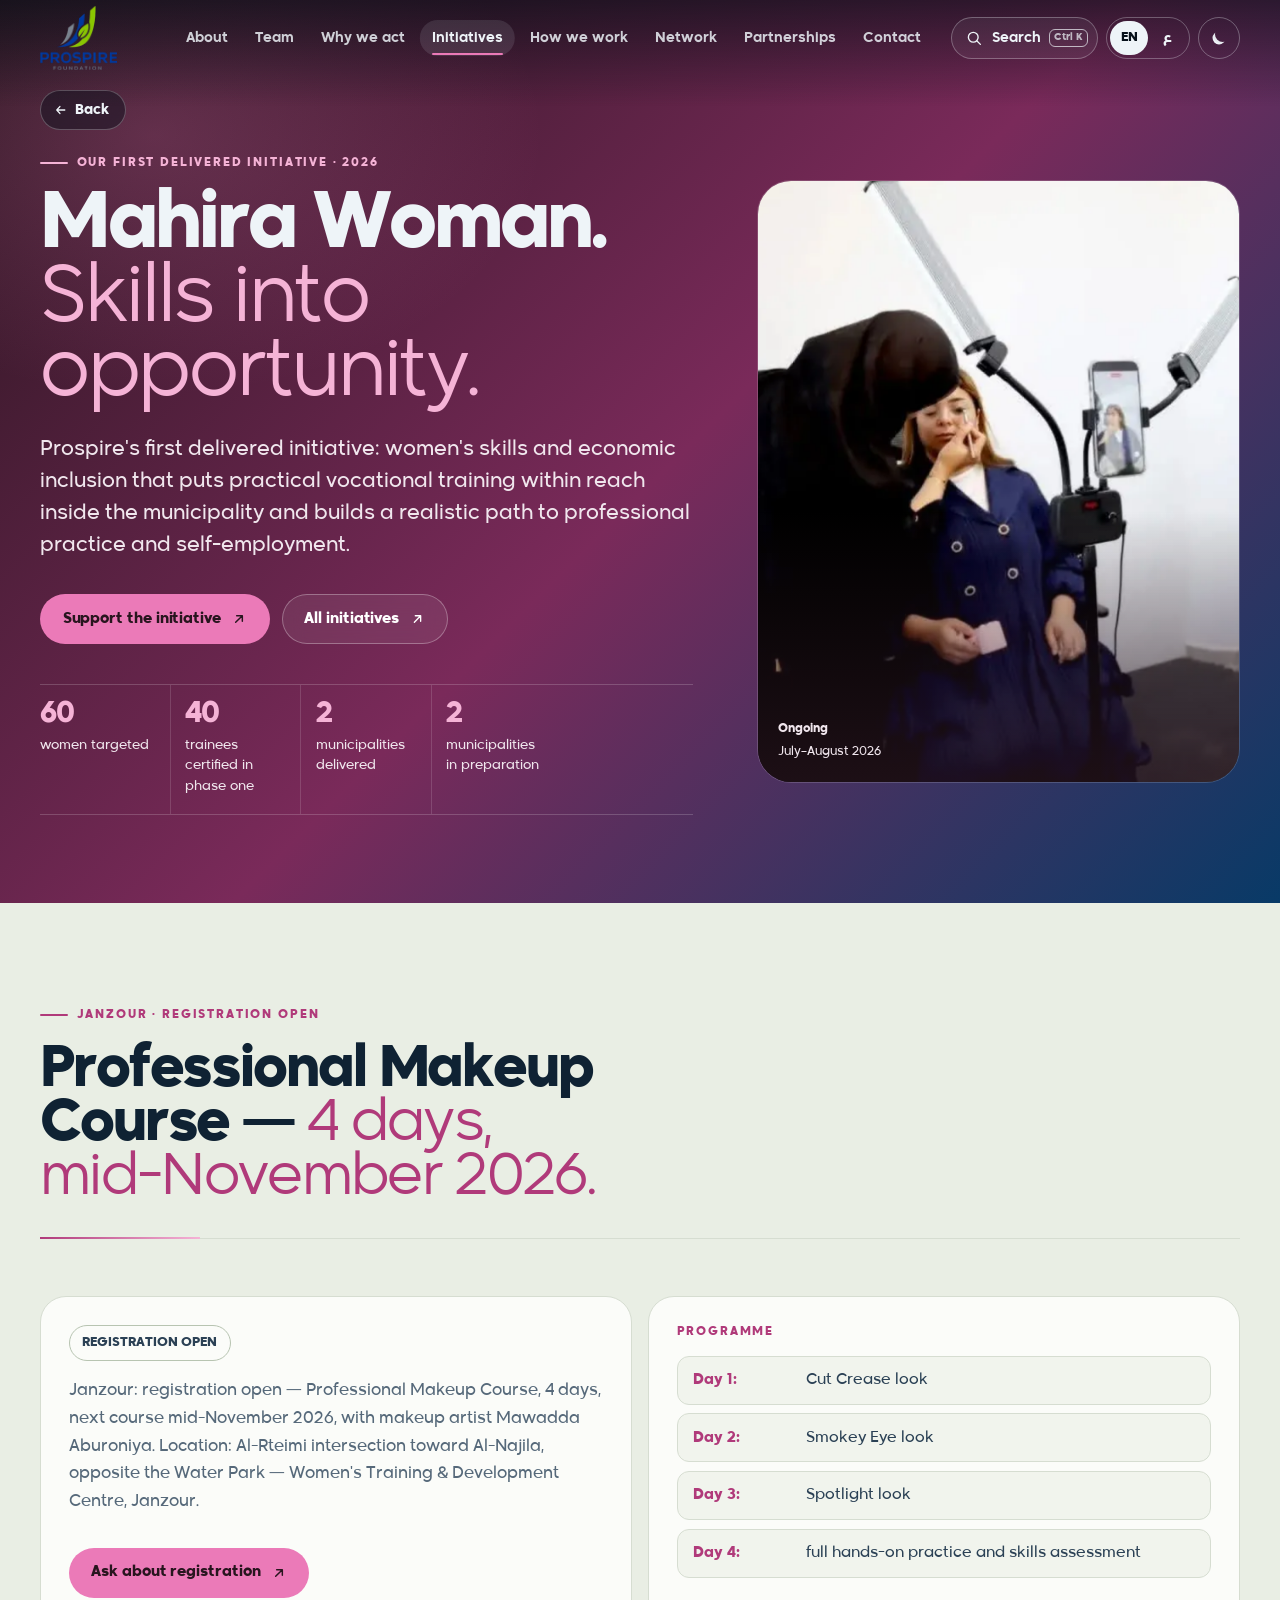
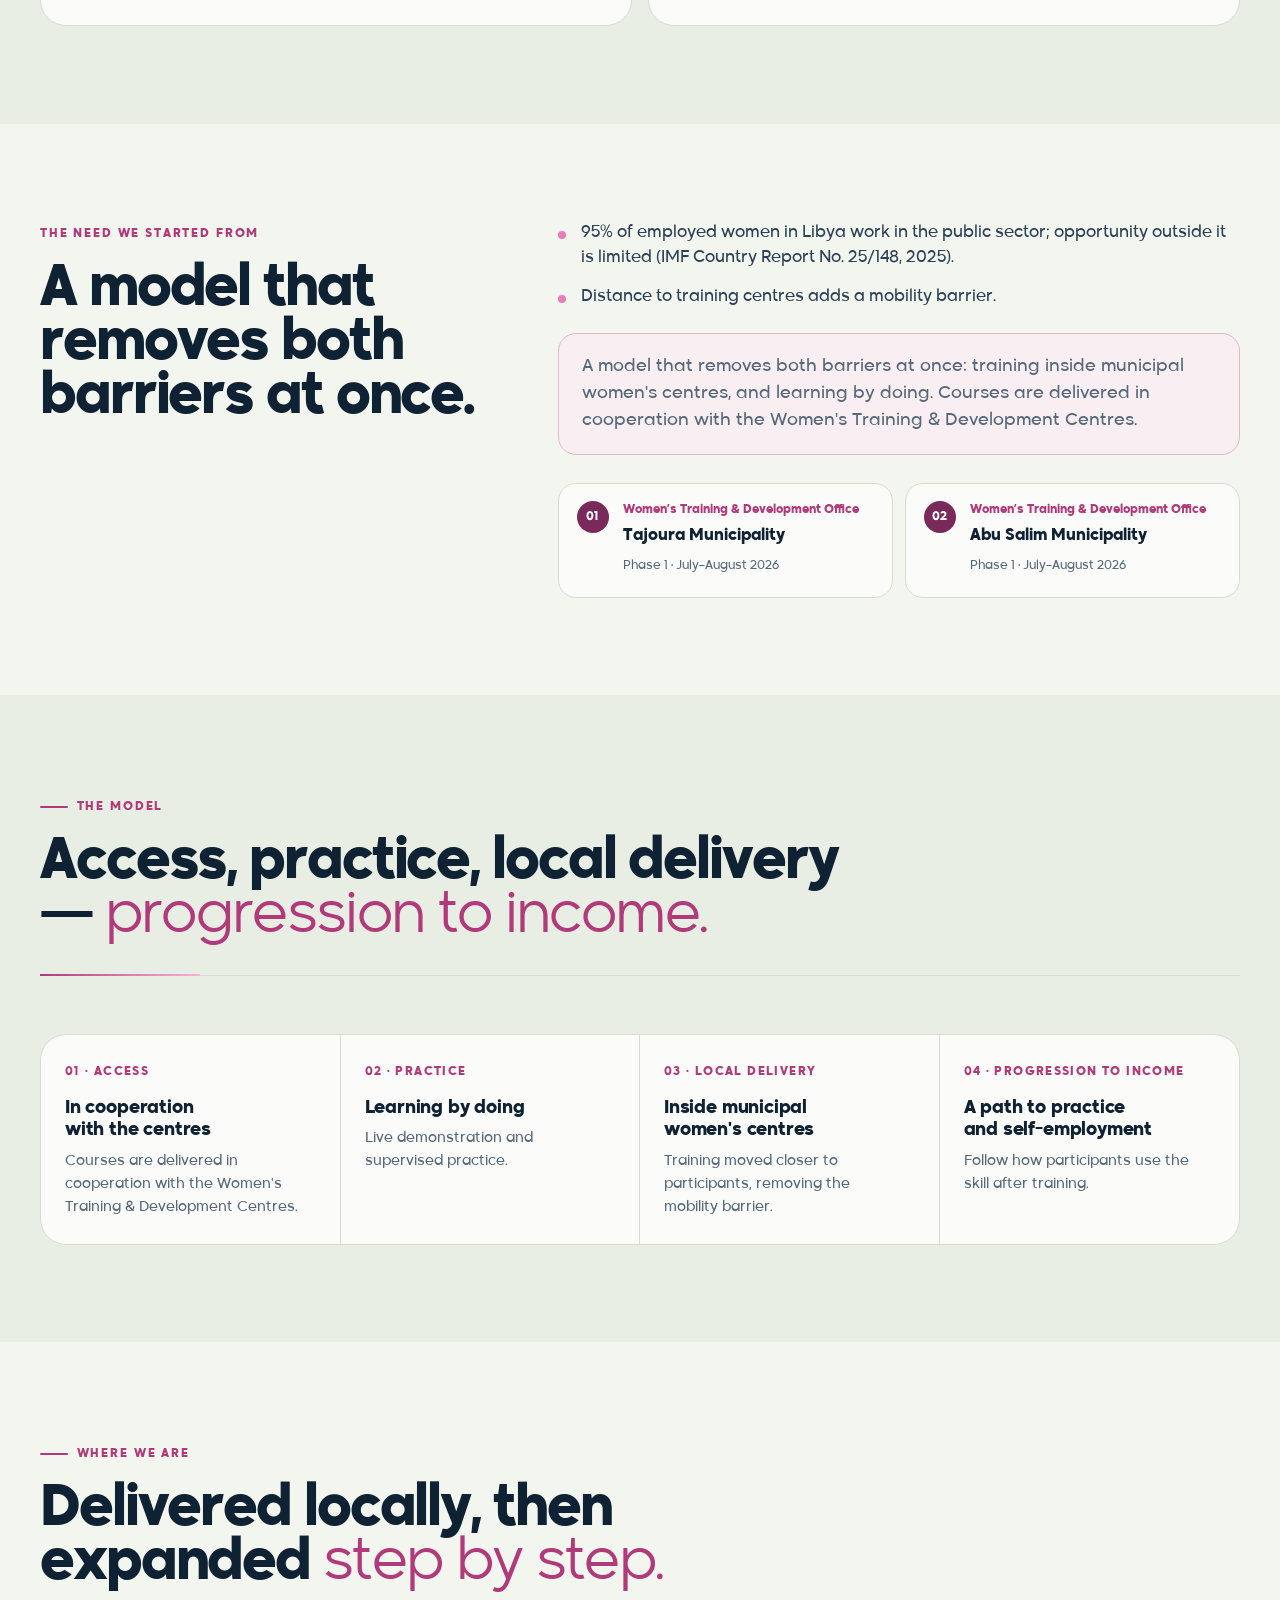
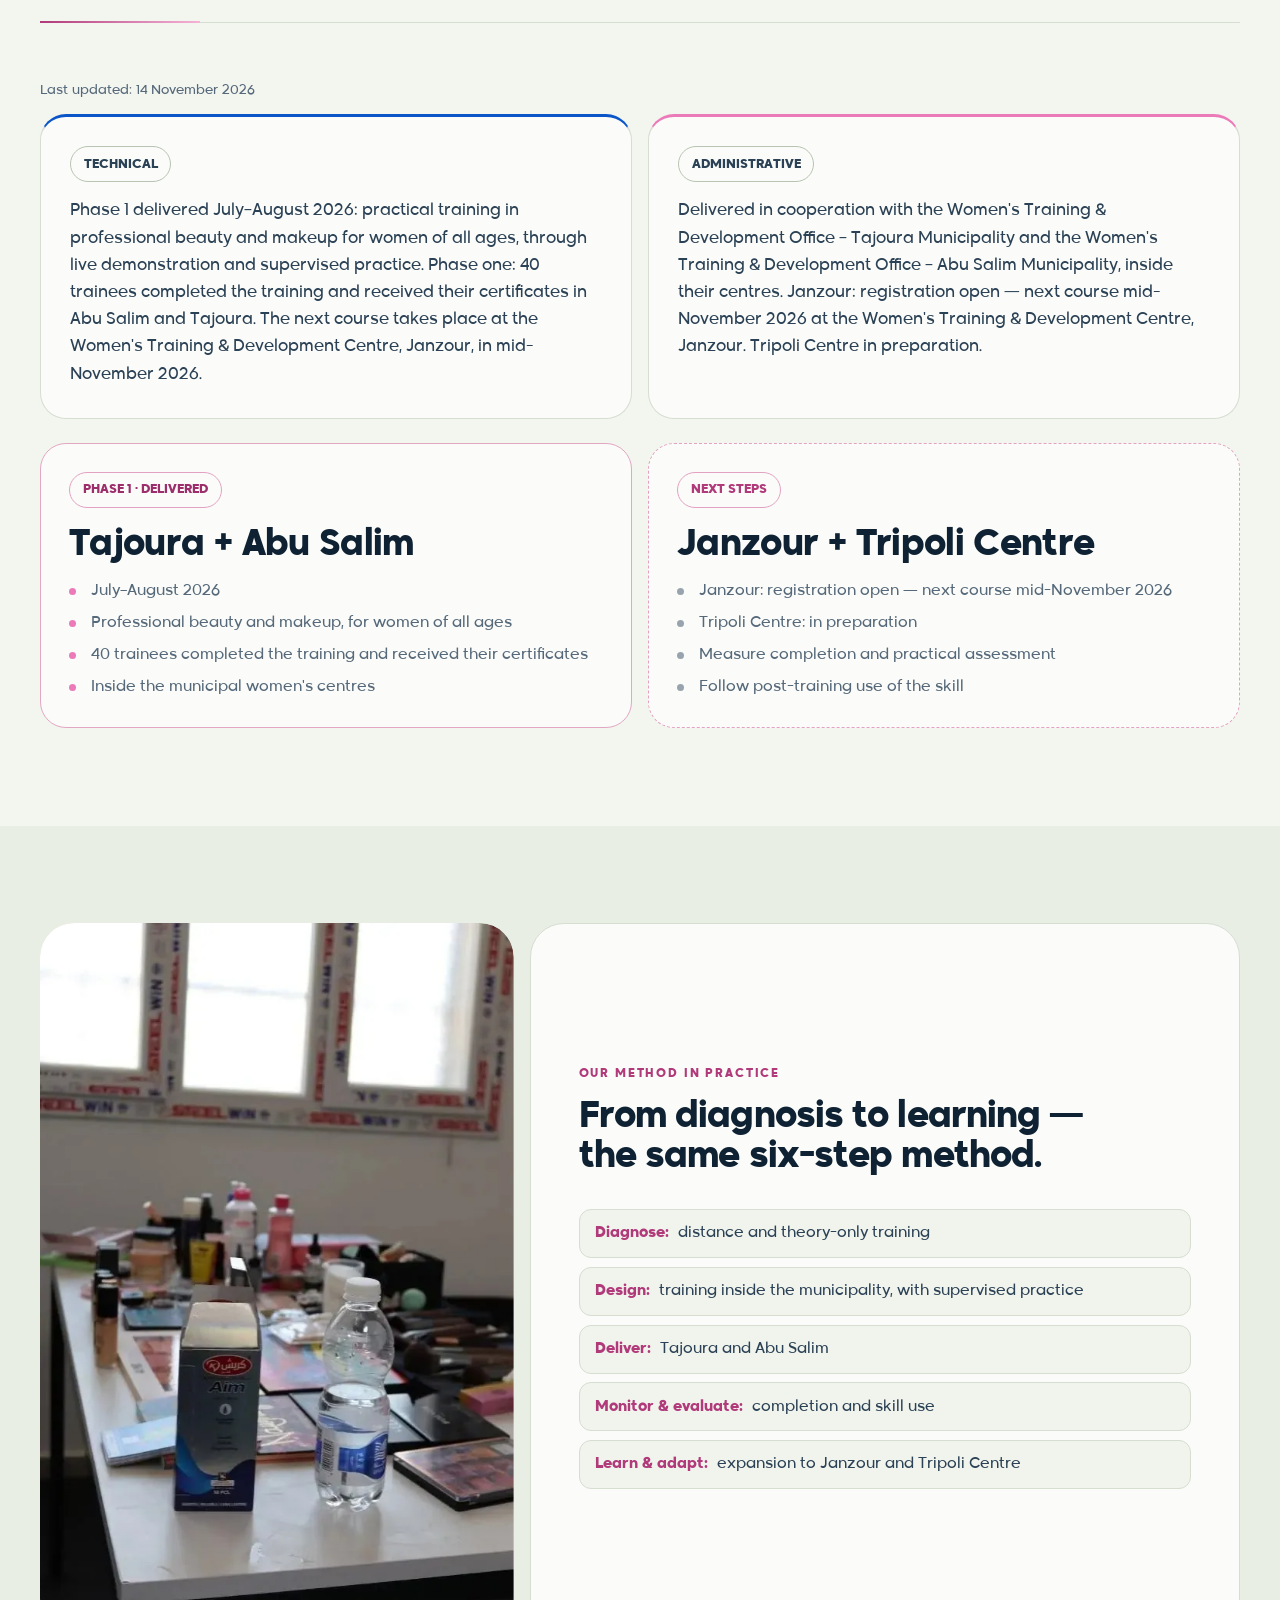
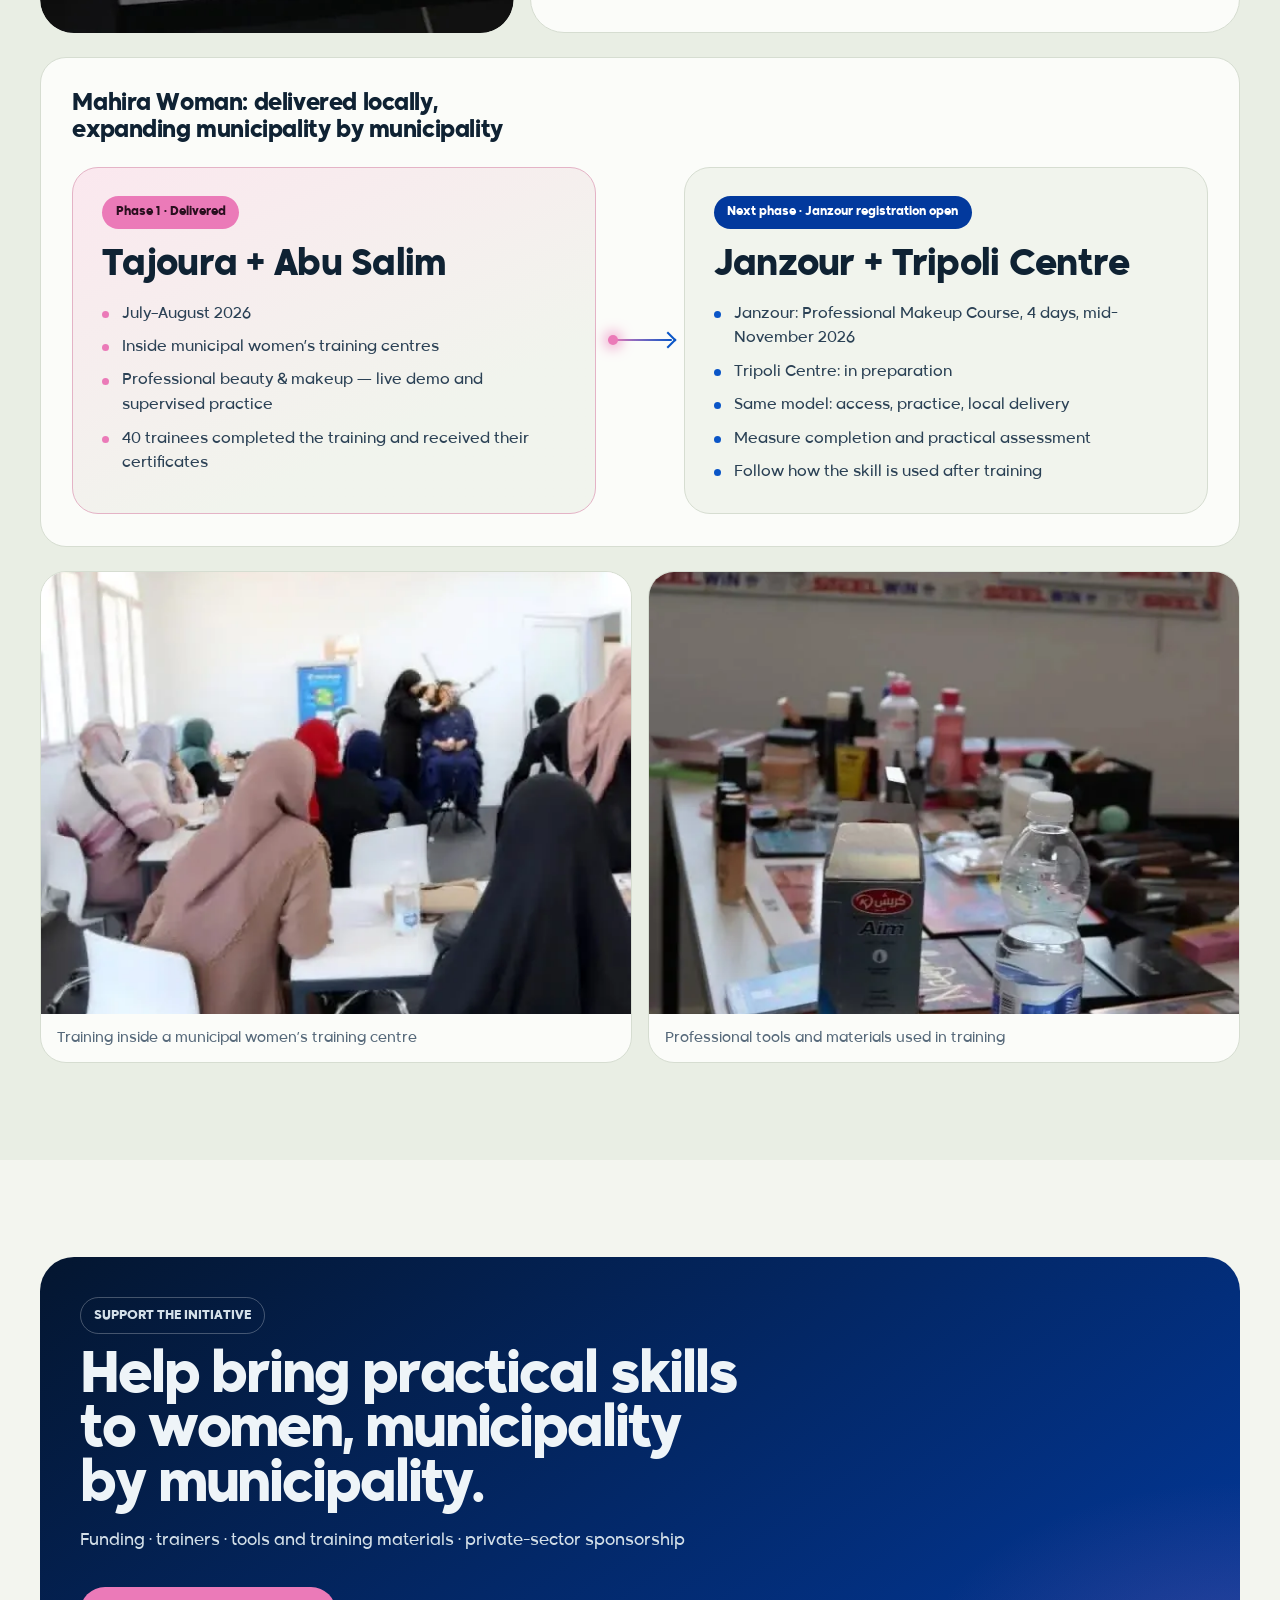
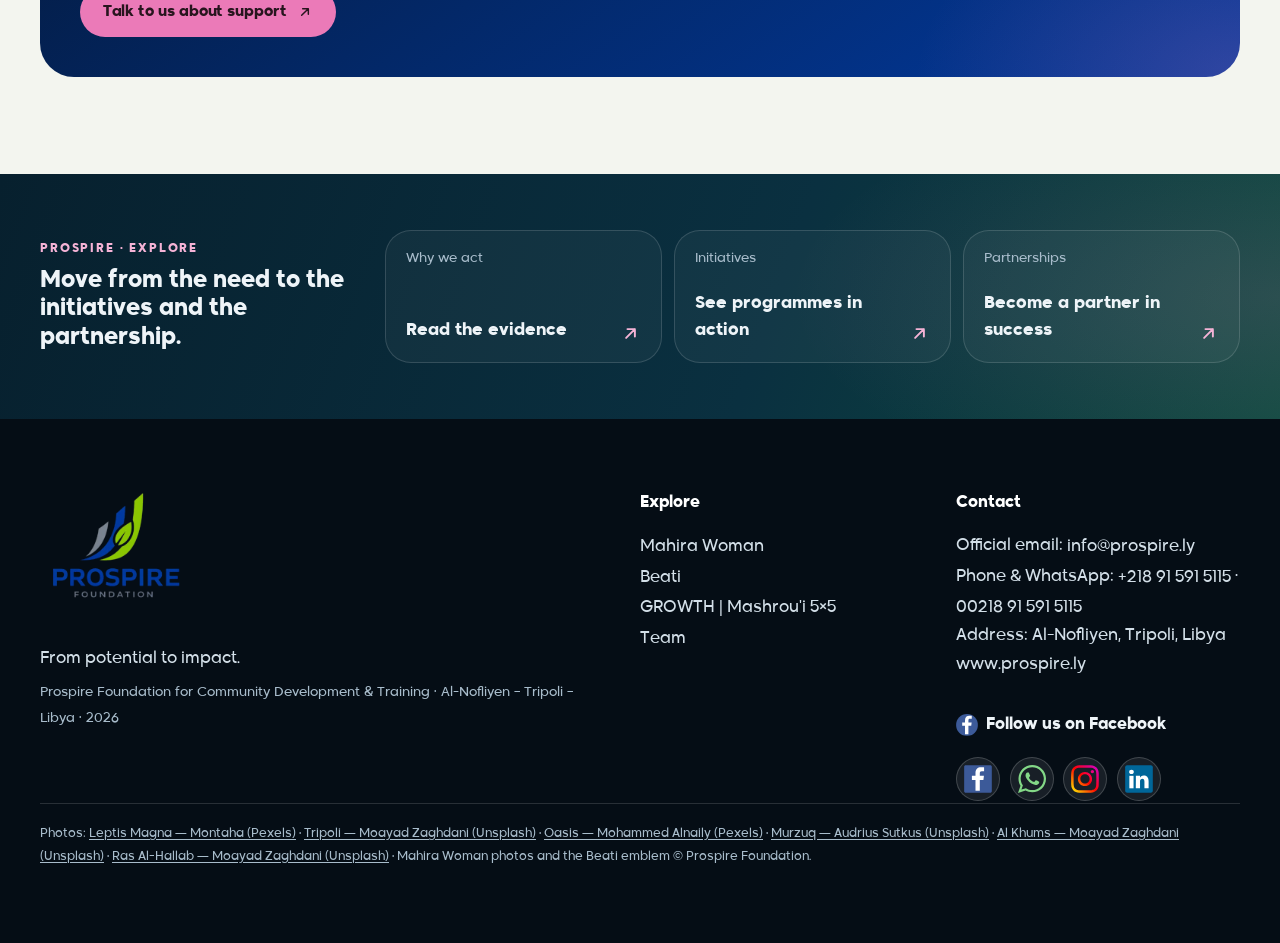
<file: mahira/index.html>
<!doctype html> <html lang="en" dir="ltr" data-theme="light" data-route="mahira"> <head> <meta charset="utf-8"><meta name="robots" content="noindex, nofollow"> <base href="../"> <meta name="viewport" content="width=device-width,initial-scale=1,viewport-fit=cover"> <meta name="theme-color" content="#f3f5ef"> <meta name="color-scheme" content="light dark"> <title>Mahira Woman — Prospire Foundation</title> <meta name="description" content="Practical vocational training for women inside municipal women's training centres. Janzour: registration open for the Professional Makeup Course."> <link rel="canonical" href="https://www.prospire.ly/mahira/"> <link rel="alternate" hreflang="en" href="https://www.prospire.ly/mahira/?lang=en"> <link rel="alternate" hreflang="ar" href="https://www.prospire.ly/mahira/?lang=ar"> <link rel="alternate" hreflang="x-default" href="https://www.prospire.ly/mahira/"> <meta property="og:type" content="website"> <meta property="og:site_name" content="Prospire Foundation · مؤسسة بروسباير"> <meta property="og:title" content="امرأة ماهرة — مؤسسة بروسباير | Mahira Woman — Prospire Foundation"> <meta property="og:description" content="تدريب مهني تطبيقي للمرأة داخل مراكز تدريب المرأة البلدية. جنزور: التسجيل مفتوح في كورس المكياج الاحترافي. — Practical vocational training for women inside municipal women's training centres. Janzour: registration open for the Professional Makeup Course."> <meta property="og:url" content="https://www.prospire.ly/mahira/"> <meta property="og:image" content="https://www.prospire.ly/assets/img/og-image.jpg"> <meta property="og:image:width" content="1200"> <meta property="og:image:height" content="630"> <meta property="og:image:alt" content="Prospire Foundation · مؤسسة بروسباير"> <meta property="og:locale" content="en_GB"> <meta property="og:locale:alternate" content="ar_LY"> <meta name="twitter:card" content="summary_large_image"> <link rel="icon" href="favicon.ico"> <link rel="apple-touch-icon" href="assets/img/apple-touch-icon.png"> <link rel="preload" href="assets/fonts/madani-bold.woff2" as="font" type="font/woff2" crossorigin> <link rel="preload" href="assets/fonts/madani-regular.woff2" as="font" type="font/woff2" crossorigin> <script>!function(){var e=document.documentElement,t="en",a=null;try{var r=new URLSearchParams(location.search);r.get("lang")&&localStorage.setItem("prospire-lang",r.get("lang")),r.get("theme")&&localStorage.setItem("prospire-theme",r.get("theme")),t=localStorage.getItem("prospire-lang")||"en",a=localStorage.getItem("prospire-theme")}catch(e){}a||(a=window.matchMedia&&matchMedia("(prefers-color-scheme: dark)").matches?"dark":"light"),e.lang="ar"===t?"ar":"en",e.dir="ar"===t?"rtl":"ltr",e.setAttribute("data-theme","dark"===a?"dark":"light");var o=e.getAttribute("data-route"),l=location.hash,m=!(o&&"home"!==o||l&&0===l.indexOf("#/")&&"#/home"!==l);e.className+=" js"+(m?" is-intro":"")}()</script> <link rel="stylesheet" href="assets/css/styles.css"> </head> <body data-build="V5-SIGNATURE-MOTION"> <a class="skip-link" href="#main"><span data-en>Skip to content</span><span data-ar>تخطَّ إلى المحتوى</span></a> <header class="site-header" id="siteHeader"> <div class="shell header-row"> <a class="brand" href="./" data-label-en="Prospire Foundation — home" data-label-ar="مؤسسة بروسباير — الرئيسية"><img src="assets/img/prospire-logo.png" alt="Prospire Foundation" data-alt-ar="مؤسسة بروسباير" width="500" height="500" decoding="async"></a> <nav class="desktop-nav" data-label-en="Primary" data-label-ar="التنقل الرئيسي"> <span class="nav-indicator" aria-hidden="true"></span><a data-nav="about" href="about/"><span data-en>About</span><span data-ar>عن المؤسسة</span></a><a data-nav="team" href="team/"><span data-en>Team</span><span data-ar>الفريق</span></a><a data-nav="why" href="why/"><span data-en>Why we act</span><span data-ar>لماذا أطلقنا مبادراتنا</span></a><a data-nav="initiatives" href="initiatives/"><span data-en>Initiatives</span><span data-ar>المبادرات</span></a><a data-nav="method" href="method/"><span data-en>How we work</span><span data-ar>كيف نعمل</span></a><a data-nav="network" href="network/"><span data-en>Network</span><span data-ar>الامتداد الوطني</span></a><a data-nav="partnerships" href="partnerships/"><span data-en>Partnerships</span><span data-ar>الشراكات</span></a><a data-nav="contact" href="contact/"><span data-en>Contact</span><span data-ar>التواصل</span></a> </nav> <div class="actions"> <button class="cmdk-trigger" type="button" data-cmdk-open aria-haspopup="dialog" aria-keyshortcuts="Control+K Meta+K" data-label-en="Search pages" data-label-ar="البحث في الصفحات"> <svg viewBox="0 0 24 24" aria-hidden="true"><circle cx="11" cy="11" r="6.5"></circle><path d="m16 16 4.5 4.5"></path></svg><span class="cmdk-trigger-label"><span data-en>Search</span><span data-ar>بحث</span></span><kbd>⌘K</kbd> </button> <div class="lang-switch" role="group" data-label-en="Language" data-label-ar="اللغة"> <span class="lang-thumb" aria-hidden="true"></span> <button class="lang-btn" type="button" data-lang="en" lang="en" aria-label="English">EN</button> <button class="lang-btn" type="button" data-lang="ar" lang="ar" aria-label="العربية">ع</button> </div> <button class="icon-btn theme-toggle" id="themeToggle" type="button" data-label-en="Switch to dark theme" data-label-ar="التبديل إلى الوضع الداكن"> <svg class="theme-icon" viewBox="0 0 24 24" aria-hidden="true"> <mask id="themeMask"><rect width="24" height="24" fill="#fff"></rect><circle class="theme-bite" cx="24" cy="4" r="7" fill="#000"></circle></mask> <circle class="theme-core" cx="12" cy="12" r="5" mask="url(#themeMask)"></circle> <g class="theme-rays"><path d="M12 1.5v2.2M12 20.3v2.2M1.5 12h2.2M20.3 12h2.2M4.6 4.6l1.5 1.5M17.9 17.9l1.5 1.5M4.6 19.4l1.5-1.5M17.9 6.1l1.5-1.5"></path></g> </svg> </button> <button class="icon-btn menu-btn" id="menuToggle" type="button" aria-expanded="false" aria-controls="mobileMenu" data-label-en="Menu" data-label-ar="القائمة"> <span class="menu-lines" aria-hidden="true"><i></i><i></i></span> </button> </div> </div> <div class="scroll-progress" aria-hidden="true"><i></i></div> </header> <nav class="mobile-menu" id="mobileMenu" data-label-en="Menu" data-label-ar="القائمة" inert> <div class="shell mobile-menu-inner"> <a data-nav="about" href="about/"><small>01</small><span data-en>About</span><span data-ar>عن المؤسسة</span><span class="arr" data-arr="e" aria-hidden="true"></span></a><a data-nav="team" href="team/"><small>02</small><span data-en>Team</span><span data-ar>الفريق</span><span class="arr" data-arr="e" aria-hidden="true"></span></a><a data-nav="why" href="why/"><small>03</small><span data-en>Why we act</span><span data-ar>لماذا أطلقنا مبادراتنا</span><span class="arr" data-arr="e" aria-hidden="true"></span></a><a data-nav="initiatives" href="initiatives/"><small>04</small><span data-en>Initiatives</span><span data-ar>المبادرات</span><span class="arr" data-arr="e" aria-hidden="true"></span></a><a data-nav="method" href="method/"><small>05</small><span data-en>How we work</span><span data-ar>كيف نعمل</span><span class="arr" data-arr="e" aria-hidden="true"></span></a><a data-nav="network" href="network/"><small>06</small><span data-en>National network</span><span data-ar>الامتداد الوطني</span><span class="arr" data-arr="e" aria-hidden="true"></span></a><a data-nav="partnerships" href="partnerships/"><small>07</small><span data-en>Partnerships</span><span data-ar>الشراكات</span><span class="arr" data-arr="e" aria-hidden="true"></span></a><a data-nav="contact" href="contact/"><small>08</small><span data-en>Contact</span><span data-ar>التواصل</span><span class="arr" data-arr="e" aria-hidden="true"></span></a> </div> </nav> <button class="global-back" id="globalBack" type="button" hidden> <span class="arr" data-arr="w" aria-hidden="true"></span><span data-en>Back</span><span data-ar>رجوع</span> </button> <main id="main"> <section class="view" data-view="home"> <section class="hero"> <div class="hero-bg" role="img" data-label-en="Arch at Leptis Magna, Libya (photo: Montaha, Pexels)" data-label-ar="قوس في لبدة الكبرى، ليبيا (تصوير: Montaha، Pexels)"></div> <div class="shell hero-grid"> <div> <div class="kicker"><span data-en>PROSPIRE FOUNDATION · LIBYA</span><span data-ar>مؤسسة بروسباير · ليبيا</span></div> <h1> <span data-en>From potential<br>to <em>impact.</em></span><span data-ar>من الإمكانات<br>إلى <em>الأثر.</em></span> </h1> <div class="measure-rule" aria-hidden="true"><i></i></div> <p class="hero-lead"> <span data-en>Prospire Foundation for Community Development &amp; Training is a Libyan foundation registered with the Civil Society Commission under registration no. 2026-47-100.</span><span data-ar>مؤسسة بروسباير للتنمية المجتمعية والتدريب مؤسسة ليبية مسجّلة لدى مفوضية المجتمع المدني تحت رقم القيد 2026-47-100.</span> </p> <div class="hero-pill-row"> <span class="sustain-pill"><span data-en>Mahira Woman · Beati · GROWTH | Mashrou'i 5×5</span><span data-ar>امرأة ماهرة · بيئتي · GROWTH | مشروعي 5×5</span></span> </div> <div class="hero-actions"> <a class="button primary" href="initiatives/"><span data-en>Explore our initiatives</span><span data-ar>استكشف مبادراتنا</span><span class="arr" data-arr="se" aria-hidden="true"></span></a><a class="button ghost" href="contact/?topic=partnership"><span data-en>Discuss a partnership</span><span data-ar>ناقش فرصة شراكة</span><span class="arr" data-arr="ne" aria-hidden="true"></span></a> </div> </div> <div data-label-en="Prospire operating principles" data-label-ar="مبادئ عمل بروسباير" class="hero-index principles-panel"> <div class="principles-label"><span data-en>HOW WE OPERATE</span><span data-ar>كيف نعمل</span></div> <article class="principle-row"> <span class="principle-no">01</span> <div class="principle-copy"> <b><span data-en>Start with evidence</span><span data-ar>نبدأ بالدليل</span></b><small><span data-en>We read the context, confirm the need with data, and understand stakeholders and risks.</span><span data-ar>نقرأ السياق، ونتحقق من الحاجة بالبيانات، ونفهم أصحاب المصلحة والمخاطر.</span></small> </div> </article> <article class="principle-row"> <span class="principle-no">02</span> <div class="principle-copy"> <b><span data-en>Build capability while delivering</span><span data-ar>نبني القدرة أثناء التنفيذ</span></b><small><span data-en>Disciplined delivery that transfers knowledge and builds local capability along the way.</span><span data-ar>تنفيذ منضبط ينقل المعرفة ويبني القدرات المحلية أثناء العمل.</span></small> </div> </article> <article class="principle-row"> <span class="principle-no">03</span> <div class="principle-copy"> <b><span data-en>Learn with accountability</span><span data-ar>نتعلم بمساءلة</span></b><small><span data-en>We document what worked and what did not, and improve before any scale-up.</span><span data-ar>نوثق ما نجح وما لم ينجح، ونحسّن قبل أي توسع.</span></small> </div> </article> </div> </div> <button class="scroll-cue" type="button" data-scroll-next><span data-en>Scroll</span><span data-ar>مرّر للأسفل</span><i aria-hidden="true"></i></button> </section> <section class="section"> <div class="shell"> <div class="section-head reveal"> <div><span class="section-no"><span data-en>01 · WHO WE ARE</span><span data-ar>01 · من نحن</span></span></div> <div> <h2><span data-en>A new institution. <em>Decades of experience.</em></span><span data-ar>مؤسسة جديدة… <em>وخبرة تمتد عقوداً.</em></span></h2> <p class="lede"> <span data-en>Prospire is a Libyan non-profit civil society foundation based in Tripoli, founded by professionals in international programme leadership, governance, management, law, education and technology. We design, deliver and measure development programmes, and provide research, evaluation and field verification for local and international partners.</span><span data-ar>بروسباير مؤسسة مجتمع مدني ليبية غير ربحية مقرها طرابلس، أسسها فريق من المختصين في قيادة البرامج الدولية والحوكمة والإدارة والقانون والتعليم والتقنية. نصمّم البرامج التنموية وننفّذها ونقيس أثرها، ونقدّم الدراسات والتقييم والتحقق الميداني للشركاء المحليين والدوليين.</span> </p> </div> </div> <div class="identity-editorial reveal"> <article class="identity-feature"> <span class="num"><span data-en>VISION</span><span data-ar>الرؤية</span></span> <h3><span data-en>A Libya where no one is left behind: stronger communities, more effective institutions, and more sustainable and resilient cities.</span><span data-ar>ليبيا لا يُترك فيها أحد خلف الركب: مجتمعات أكثر قدرة، ومؤسسات أكثر فاعلية، ومدن أكثر استدامة ومرونة.</span></h3> <a class="text-link" href="about/"><span data-en>About Prospire</span><span data-ar>عن بروسباير</span><span class="arr" data-arr="ne" aria-hidden="true"></span></a> </article> <div class="identity-stack"> <article class="identity-panel"> <span class="num"><span data-en>MISSION</span><span data-ar>الرسالة</span></span> <h3><span data-en>We turn needs into measurable impact.</span><span data-ar>نحوّل الاحتياج إلى أثر يُقاس.</span></h3><p><span data-en>Designed with people. Delivered to international standards. Measured by real change.</span><span data-ar>نصمّم مع الناس، وننفّذ بمعايير دولية، ونقيس ما تغيّر فعلاً.</span></p> </article> </div> </div> <div class="values-band reveal" role="group" data-label-en="Values" data-label-ar="القيم"> <span class="values-label"><span data-en>VALUES</span><span data-ar>القيم</span></span> <div class="marquee" data-marquee> <ul class="marquee-list"> <li><span data-en>Integrity</span><span data-ar>النزاهة</span></li> <li><span data-en>Inclusion</span><span data-ar>الشمول</span></li> <li><span data-en>Accountability</span><span data-ar>المساءلة</span></li> <li><span data-en>Quality &amp; learning</span><span data-ar>الجودة والتعلّم</span></li> <li><span data-en>Sustainability</span><span data-ar>الاستدامة</span></li> </ul> </div> </div> </div> </section> <section class="section dark"> <div class="shell"> <div class="section-head reveal"> <div><span class="section-no"><span data-en>02 · WHY PROSPIRE</span><span data-ar>02 · لماذا نحن</span></span></div> <div> <h2><span data-en>From Tripoli, <em>for all of Libya.</em></span><span data-ar>من طرابلس… <em>إلى كل ليبيا.</em></span></h2> <p class="lede"><span data-en>Headquartered in Tripoli, national in scope. Our team has planned and delivered about 135 municipal electoral processes, run a national awareness campaign across 20 municipalities, and built working relationships with more than 40 municipal councils. We are ready to deliver programmes with partners anywhere in Libya.</span><span data-ar>مقرنا في طرابلس، ونطاق عملنا وطني. خطّط فريقنا ونفّذ نحو 135 عملية انتخابية بلدية، وأدار حملة توعية وطنية في 20 بلدية، وبنى شبكة عمل مع أكثر من 40 مجلساً بلدياً؛ ونحن جاهزون لتنفيذ البرامج مع الشركاء في أي منطقة من ليبيا.</span></p> <p class="lede"><span data-en>● Headquarters: Tripoli · ● Scope: all of Libya</span><span data-ar>● المقر: طرابلس · ● نطاق العمل: كل ليبيا</span></p> </div> </div> <div class="team-numbers"> <div class="tn"><strong>+40</strong><p><span data-en>years of senior leadership in oil &amp; gas, major projects and elections — combined across team members</span><span data-ar>عاماً من القيادة العليا في النفط والغاز والمشروعات الكبرى والانتخابات — مجتمعةً لدى أعضاء الفريق</span></p></div> <div class="tn"><strong>~135</strong><p><span data-en>municipal electoral processes (about 135)</span><span data-ar>عملية انتخابية بلدية (نحو 135)</span></p></div> <div class="tn"><strong>20</strong><p><span data-en>municipalities in a national awareness campaign</span><span data-ar>بلدية في حملة توعية وطنية</span></p></div> <div class="tn"><strong>+20</strong><p><span data-en>years of education leadership — combined across team members</span><span data-ar>عاماً في القيادة التعليمية — مجتمعةً لدى أعضاء الفريق</span></p></div> <div class="tn"><strong>+13</strong><p><span data-en>years in operations and projects — combined across team members</span><span data-ar>عاماً في العمليات والمشاريع — مجتمعةً لدى أعضاء الفريق</span></p></div> <div class="tn"><strong>9</strong><p><span data-en>international bodies the team has worked with: UNDP · GIZ · IFES · NDI · Cowater · Chemonics · BDO · OSCE/ODIHR · UN missions</span><span data-ar>جهات دولية عمل معها الفريق: UNDP · GIZ · IFES · NDI · Cowater · Chemonics · BDO · OSCE/ODIHR · بعثات الأمم المتحدة</span></p></div> </div> <p class="lede"><span data-en>Governance ready before operation: General Assembly · Board · Executive Management · 15 institutional policies including safeguarding &amp; PSEA, integrity &amp; anti-fraud, due diligence, procurement and data protection · delegation-of-authority matrix · Strategic Plan 2027–2030</span><span data-ar>حوكمة جاهزة قبل التشغيل: جمعية عمومية · مجلس إدارة · إدارة تنفيذية · 15 سياسة مؤسسية منها الحماية ومنع الاستغلال، والنزاهة ومكافحة الاحتيال، والعناية الواجبة، والمشتريات، وحماية البيانات · مصفوفة صلاحيات · خطة استراتيجية 2027–2030</span></p> <p class="fine-note"><span data-en>Figures reflect the documented professional experience of individual team members, not Prospire's institutional track record or formal partnerships. Bodies are named in text only, without logos.</span><span data-ar>الأرقام خبرات مهنية موثقة لأعضاء الفريق بصفتهم الفردية، ولا تمثل سجلاً تنفيذياً لبروسباير ولا شراكات رسمية مع الجهات المذكورة. تُكتب أسماء الجهات نصاً دون شعارات.</span></p> <div class="section-cta"><a class="button primary" href="team/"><span data-en>Meet the team</span><span data-ar>تعرّف على الفريق</span><span class="arr" data-arr="ne" aria-hidden="true"></span></a></div> </div> </section> <section class="section services-preview"> <div class="shell"> <div class="section-head reveal"> <div><span class="section-no"><span data-en>03 · WHAT WE OFFER</span><span data-ar>03 · ماذا نقدّم</span></span></div> <div> <h2><span data-en>Specific services, <em>to international standards.</em></span><span data-ar>خدمات محددة… <em>بمعايير الجهات الدولية.</em></span></h2> <p class="lede"><span data-en>Sectors: Local governance &amp; civic participation · Women &amp; youth economic empowerment · Inclusion &amp; disability · Environment &amp; sustainable cities · Education &amp; skills · Digital transformation</span><span data-ar>القطاعات: الحوكمة المحلية والمشاركة المدنية · التمكين الاقتصادي للمرأة والشباب · الإدماج والإعاقة · البيئة والمدن المستدامة · التعليم وتنمية المهارات · التحول الرقمي</span></p> </div> </div> <div class="service-editorial reveal"> <a class="service-row" href="contact/?topic=programme"><span class="service-no">01</span> <div> <h3><span data-en>Research &amp; Studies</span><span data-ar>الدراسات والبحوث</span></h3> <p><span data-en>Needs assessments · baseline studies · field surveys &amp; focus groups · stakeholder analysis · market &amp; feasibility studies · policy papers</span><span data-ar>تقييم الاحتياجات · دراسات خط الأساس · المسوح الميدانية ومجموعات التركيز · تحليل أصحاب المصلحة · دراسات السوق والجدوى · أوراق السياسات</span></p> <p class="service-basis"><small><span data-en>Built on: the team’s national-level statistics and analysis experience</span><span data-ar>يستند إلى: خبرة الفريق في الإحصاء والتحليل على المستوى الوطني</span></small></p> </div> <span class="service-arrow arr" data-arr="ne" aria-hidden="true"></span></a> <a class="service-row" href="contact/?topic=programme"><span class="service-no">02</span> <div> <h3><span data-en>Monitoring, Evaluation &amp; Learning (MEL)</span><span data-ar>المتابعة والتقييم والتعلّم (MEL)</span></h3> <p><span data-en>Results frameworks &amp; indicators · monitoring systems · mid-term &amp; final evaluations · impact measurement · feedback &amp; complaints mechanisms</span><span data-ar>أطر النتائج والمؤشرات · أنظمة المتابعة · التقييم المرحلي والنهائي · قياس الأثر · آليات التغذية الراجعة والشكاوى</span></p> <p class="service-basis"><small><span data-en>Built on: managing about 135 municipal electoral processes and a national campaign across 20 municipalities</span><span data-ar>يستند إلى: إدارة نحو 135 عملية انتخابية بلدية وحملة وطنية في 20 بلدية</span></small></p> </div> <span class="service-arrow arr" data-arr="ne" aria-hidden="true"></span></a> <a class="service-row featured" href="contact/?topic=programme"><span class="service-no">03</span> <div> <h3><span data-en>Third-Party Monitoring (TPM)</span><span data-ar>التحقق والمتابعة من طرف ثالث (TPM)</span></h3> <p><span data-en>Independent field verification of delivery and outputs · visits documented with photo and GPS · beneficiary verification · independent reports to the donor</span><span data-ar>التحقق الميداني المستقل من التنفيذ والمخرجات · زيارات موثقة بالصور والإحداثيات · التحقق من المستفيدين · تقارير مستقلة للجهة المانحة</span></p> <p class="service-scope"><small><span data-en>This service is offered only for programmes run by other organisations and does not cover programmes Prospire delivers.</span><span data-ar>الخدمة تُقدَّم لبرامج جهات أخرى فقط ولا تشمل برامج تنفذها بروسباير.</span></small></p> <p class="service-basis"><small><span data-en>Built on: experience running field and logistics operations across Libya</span><span data-ar>يستند إلى: خبرة في إدارة عمليات ميدانية ولوجستية على مستوى ليبيا</span></small></p> </div> <span class="service-arrow arr" data-arr="ne" aria-hidden="true"></span></a> <a class="service-row" href="contact/?topic=programme"><span class="service-no">04</span> <div> <h3><span data-en>Programme Design, Management &amp; Delivery</span><span data-ar>تصميم البرامج وإدارتها وتنفيذها</span></h3> <p><span data-en>From needs analysis and theory of change to field delivery, logistics and reporting</span><span data-ar>من تحليل الاحتياج ونظرية التغيير إلى التنفيذ الميداني واللوجستيات والتقارير</span></p> <p class="service-basis"><small><span data-en>Built on: leading programmes with UNDP, GIZ, IFES and Cowater</span><span data-ar>يستند إلى: قيادة برامج مع UNDP وGIZ وIFES وCowater</span></small></p> </div> <span class="service-arrow arr" data-arr="ne" aria-hidden="true"></span></a> <a class="service-row" href="contact/?topic=programme"><span class="service-no">05</span> <div> <h3><span data-en>Training &amp; Capacity Building</span><span data-ar>التدريب وبناء القدرات</span></h3> <p><span data-en>Training for municipalities, institutions and CSOs · training of trainers · curriculum and content development</span><span data-ar>تدريب البلديات والمؤسسات ومنظمات المجتمع المدني · تدريب المدربين · تطوير المناهج والمحتوى التدريبي</span></p> <p class="service-basis"><small><span data-en>Built on: 20+ years of education leadership and curriculum development</span><span data-ar>يستند إلى: أكثر من 20 عاماً في القيادة التعليمية وتطوير المناهج</span></small></p> </div> <span class="service-arrow arr" data-arr="ne" aria-hidden="true"></span></a> <a class="service-row" href="contact/?topic=programme"><span class="service-no">06</span> <div> <h3><span data-en>Governance &amp; Institutional Development</span><span data-ar>الحوكمة والتطوير المؤسسي</span></h3> <p><span data-en>Local governance and municipal support · elections and civic participation · policies and internal systems · regulatory legal advice</span><span data-ar>الحوكمة المحلية ودعم البلديات · الانتخابات والمشاركة المدنية · السياسات والأنظمة الداخلية · الاستشارات القانونية التنظيمية</span></p> <p class="service-basis"><small><span data-en>Built on: leading the Central Committee for Municipal Council Elections and its legal team</span><span data-ar>يستند إلى: قيادة اللجنة المركزية لانتخابات المجالس البلدية وفريقها القانوني</span></small></p> </div> <span class="service-arrow arr" data-arr="ne" aria-hidden="true"></span></a> <a class="service-row" href="contact/?topic=programme"><span class="service-no">07</span> <div> <h3><span data-en>Digital Solutions &amp; Data</span><span data-ar>الحلول الرقمية والبيانات</span></h3> <p><span data-en>ERP and information systems · data dashboards · information security (experience applying ISO 27001) · apps</span><span data-ar>أنظمة ERP ونظم المعلومات · لوحات البيانات · أمن المعلومات (خبرة في تطبيق معيار ISO 27001) · التطبيقات</span></p> <p class="service-basis"><small><span data-en>Built on: Odoo deployments, multi-site IT infrastructure and building the Beati app</span><span data-ar>يستند إلى: تنفيذ أنظمة Odoo وإدارة بنى تقنية متعددة المواقع وتطوير تطبيق «بيئتي»</span></small></p> </div> <span class="service-arrow arr" data-arr="ne" aria-hidden="true"></span></a> <a class="service-row" href="contact/?topic=programme"><span class="service-no">08</span> <div> <h3><span data-en>Awareness &amp; Community Outreach</span><span data-ar>التوعية والتواصل المجتمعي</span></h3> <p><span data-en>Awareness campaigns · community engagement · content and visual identity</span><span data-ar>حملات التوعية · إشراك المجتمع · المحتوى والهوية البصرية</span></p> <p class="service-basis"><small><span data-en>Built on: running the national "Lazem Ta’rif" campaign and the "Shabab Vote" youth initiative</span><span data-ar>يستند إلى: إدارة حملة «لازم تعرف» الوطنية ومبادرة «Shabab Vote»</span></small></p> </div> <span class="service-arrow arr" data-arr="ne" aria-hidden="true"></span></a> </div> <p class="fine-note"><span data-en>Services build on the documented professional experience of individual team members.</span><span data-ar>تستند الخدمات إلى الخبرات المهنية الموثقة لأعضاء الفريق بصفتهم الفردية.</span></p> </div> </section> <section class="section soft"> <div class="shell"> <div class="section-head reveal"> <div><span class="section-no"><span data-en>04 · WHY WE LAUNCHED OUR INITIATIVES</span><span data-ar>04 · لماذا أطلقنا مبادراتنا؟</span></span></div> <div> <h2><span data-en>The need, <em>as the data shows it.</em></span><span data-ar>الحاجة <em>كما تثبتها البيانات.</em></span></h2> <p class="lede"><span data-en>We start with a need confirmed by data and studies, then design the response and measure its impact. These are the challenges that led us to launch our three initiatives.</span><span data-ar>نبدأ بحاجة تثبتها البيانات والدراسات، ثم نصمم الاستجابة ونقيس أثرها. هذه هي التحديات التي دفعتنا إلى إطلاق مبادراتنا الثلاث.</span></p> </div> </div> <div class="grid g3 why-teasers"> <article class="card link why-card env" data-route="why"> <span class="num"><span data-en>01 · ENVIRONMENT → BEATI</span><span data-ar>01 · البيئة ← بيئتي</span></span> <strong class="why-big">~95%</strong> <h3><span data-en>of Libya is desert or semi-desert (about 95%)</span><span data-ar>من أراضي ليبيا صحراوية أو شبه صحراوية (نحو 95%)</span></h3> <small class="src">UNDP, 2024</small> <span class="arrow arr" data-arr="ne" aria-hidden="true"></span> </article> <article class="card link why-card women" data-route="why"> <span class="num"><span data-en>02 · WOMEN → MAHIRA WOMAN</span><span data-ar>02 · المرأة ← امرأة ماهرة</span></span> <strong class="why-big">95%</strong> <h3><span data-en>of employed women in Libya work in the public sector</span><span data-ar>من النساء العاملات في ليبيا يعملن في القطاع العام</span></h3> <small class="src">IMF Country Report No. 25/148, Box 2, p. 14</small> <span class="arrow arr" data-arr="ne" aria-hidden="true"></span> </article> <article class="card link why-card train" data-route="why"> <span class="num"><span data-en>03 · TRAINING → GROWTH | MASHROU'I 5×5</span><span data-ar>03 · التدريب ← GROWTH | مشروعي 5×5</span></span> <strong class="why-big">~50%</strong> <h3><span data-en>youth unemployment (ages 15–24)</span><span data-ar>بطالة الشباب (15–24 سنة)</span></h3> <small class="src">World Bank / ILO, 2023</small> <span class="arrow arr" data-arr="ne" aria-hidden="true"></span> </article> </div> <div class="section-cta"><a class="button blue" href="why/"><span data-en>Read the evidence</span><span data-ar>اقرأ الأدلة</span><span class="arr" data-arr="ne" aria-hidden="true"></span></a></div> </div> </section> <section class="section"> <div class="shell"> <div class="section-head reveal"> <div><span class="section-no"><span data-en>05 · INITIATIVES</span><span data-ar>05 · المبادرات</span></span></div> <div> <h2><span data-en>Three initiatives, <em>from delivery to development.</em></span><span data-ar>ثلاث مبادرات… <em>من التنفيذ إلى التطوير.</em></span></h2> <p class="lede"><span data-en>Each initiative answers a need the data confirms, and each reports where it stands — technically and administratively.</span><span data-ar>كل مبادرة تستجيب لحاجة تثبتها البيانات، وتوضح أين وصلت فنيًا وإداريًا.</span></p> </div> </div> <div class="init-grid"> <article class="init-card init-card--beati" data-route="beati"> <img src="assets/img/beati-oasis.webp" alt="Oasis lake among sand dunes in Libya" data-alt-ar="بحيرة واحة بين الكثبان الرملية في ليبيا" loading="lazy" decoding="async"> <div class="init-copy"> <span class="status"><span data-en data-field="beati.status_badge.en">In development</span><span data-ar data-field="beati.status_badge.ar">قيد التطوير</span></span> <h3><span data-en>Beati</span><span data-ar>بيئتي</span></h3> <p><span data-en>Learn, plant and make an impact</span><span data-ar>تعلّم، ازرع، واصنع أثرًا</span></p> <span class="arrow arr" data-arr="ne" aria-hidden="true"></span> </div> </article> <article class="init-card init-card--mahira" data-route="mahira"> <img src="assets/img/mahira-practice.webp" alt="Practical makeup training during the initiative" data-alt-ar="تدريب عملي على المكياج خلال المبادرة" loading="lazy" decoding="async"> <div class="init-copy"> <span class="status"><span data-en data-field="mahira-woman.status_badge.en">Ongoing</span><span data-ar data-field="mahira-woman.status_badge.ar">جارية</span></span> <h3><span data-en>Mahira Woman</span><span data-ar>امرأة ماهرة</span></h3> <p><span data-en>Skills into opportunity</span><span data-ar>من المهارة إلى الفرصة</span></p> <span class="arrow arr" data-arr="ne" aria-hidden="true"></span> </div> </article> <article class="init-card init-card--five" data-route="mashroui"> <div class="five-mark" aria-hidden="true">5×5</div> <div class="init-copy"> <span class="status"><span data-en data-field="mashroui-5x5.status_badge.en">In preparation</span><span data-ar data-field="mashroui-5x5.status_badge.ar">قيد التحضير</span></span> <h3><span data-en>GROWTH | Mashrou'i 5×5</span><span data-ar>GROWTH | مشروعي 5×5</span></h3> <p><span data-en>From idea to sustainability</span><span data-ar>من الفكرة إلى الاستدامة</span></p> <span class="arrow arr" data-arr="ne" aria-hidden="true"></span> </div> </article> </div> </div> </section> <section class="section"> <div class="shell"> <div class="section-head reveal"> <div><span class="section-no"><span data-en>06 · NATIONAL REACH</span><span data-ar>06 · الامتداد الوطني</span></span></div> <div> <h2><span data-en>Relationships across Libya, <em>built in real places.</em></span><span data-ar>علاقات عبر ليبيا، <em>مبنية في أماكن حقيقية.</em></span></h2> <p class="lede"><span data-en>A direct working network with municipal councils across West, East and South, within a national scope covering Libya's municipalities.</span><span data-ar>شبكة عمل مباشرة مع مجالس بلدية في الغرب والشرق والجنوب، ضمن نطاق وطني يغطي بلديات ليبيا.</span></p> </div> </div> <div class="map-shell reveal"> <div class="map-panel"> <div class="map-canvas" data-map="home" data-label-en="Interactive Libya national network map" data-label-ar="خريطة تفاعلية للامتداد الوطني في ليبيا"></div> <small class="map-source"><span data-en>Boundary geometry: Natural Earth / world.geo · city points use geographic coordinates.</span><span data-ar>هندسة الحدود: Natural Earth / world.geo · مواقع المدن مبنية على الإحداثيات الجغرافية.</span></small> </div> <div class="map-info"> <div class="stat"> <strong>+40</strong><span data-en>municipal councils in a direct working network across West, East and South</span><span data-ar>مجلساً بلدياً في شبكة عمل مباشرة تغطي الغرب والشرق والجنوب</span> <small><span data-en>National scope covering Libya's municipalities.</span><span data-ar>نطاق وطني يغطي بلديات ليبيا.</span></small> </div> <div class="map-readout" id="homeMapReadout"> <span class="pill"><span data-en>Interactive map</span><span data-ar>خريطة تفاعلية</span></span> <h3><span data-en>Select a location</span><span data-ar>اختر موقعًا</span></h3> <p><span data-en>Each point opens a sourced municipal brief.</span><span data-ar>تفتح كل نقطة ملفًا بلديًا موثق المصادر.</span></p> </div> <a class="button blue" href="network/"><span data-en>Explore national network</span><span data-ar>استكشف الامتداد الوطني</span><span class="arr" data-arr="ne" aria-hidden="true"></span></a> </div> </div> </div> </section> <section class="section dark"> <div class="shell"> <div class="section-head reveal"> <div><span class="section-no"><span data-en>07 · HOW WE WORK</span><span data-ar>07 · كيف نعمل</span></span></div> <div> <h2><span data-en>Six steps. <em>From need to impact.</em></span><span data-ar>ست خطوات. <em>من الحاجة إلى الأثر.</em></span></h2> <p class="lede"><span data-en>Diagnose · Design · Partner · Deliver · Monitor &amp; evaluate · Learn &amp; adapt — with feedback from the people we serve running through every step.</span><span data-ar>التشخيص · التصميم · الشراكة · التنفيذ · المتابعة والتقييم · التعلّم والتكيّف — والتغذية الراجعة من المستفيدين تمر عبر كل خطوة.</span></p> <p class="lede"><span data-en>No activity without a purpose, no output without ownership, no learning without evidence.</span><span data-ar>لا نشاط بلا غاية، ولا مخرج بلا مسؤولية، ولا تعلّم بلا دليل.</span></p> </div> </div> <div class="strategy-rail-list reveal"> <a class="strategy-rail-item" href="method/"><span>01</span><div><h3><span data-en>Diagnose</span><span data-ar>التشخيص</span></h3><p><span data-en>We read the context, confirm the need with data, and understand stakeholders and risks.</span><span data-ar>نقرأ السياق، ونتحقق من الحاجة بالبيانات، ونفهم أصحاب المصلحة والمخاطر.</span></p></div><i class="arrow arr" data-arr="ne" aria-hidden="true"></i></a> <a class="strategy-rail-item" href="method/"><span>02</span><div><h3><span data-en>Design</span><span data-ar>التصميم</span></h3><p><span data-en>We co-design the response with communities and partners, with clear results and indicators.</span><span data-ar>نصمم التدخل مع المجتمع والشركاء، بنتائج ومؤشرات واضحة.</span></p></div><i class="arrow arr" data-arr="ne" aria-hidden="true"></i></a> <a class="strategy-rail-item" href="method/"><span>03</span><div><h3><span data-en>Partner</span><span data-ar>الشراكة</span></h3><p><span data-en>We agree roles and responsibilities and carry out partner due diligence.</span><span data-ar>نحدد الأدوار والمسؤوليات، ونجري العناية الواجبة للشركاء.</span></p></div><i class="arrow arr" data-arr="ne" aria-hidden="true"></i></a> <a class="strategy-rail-item" href="method/"><span>04</span><div><h3><span data-en>Deliver</span><span data-ar>التنفيذ</span></h3><p><span data-en>Disciplined delivery that transfers knowledge and builds local capability along the way.</span><span data-ar>تنفيذ منضبط ينقل المعرفة ويبني القدرات المحلية أثناء العمل.</span></p></div><i class="arrow arr" data-arr="ne" aria-hidden="true"></i></a> <a class="strategy-rail-item" href="method/"><span>05</span><div><h3><span data-en>Monitor &amp; evaluate</span><span data-ar>المتابعة والتقييم</span></h3><p><span data-en>Pre/post assessment and follow-up on how participants apply what they learned.</span><span data-ar>قياس قبلي وبعدي، ومتابعة تطبيق ما تعلّمه المشاركون بعد البرنامج.</span></p></div><i class="arrow arr" data-arr="ne" aria-hidden="true"></i></a> <a class="strategy-rail-item" href="method/"><span>06</span><div><h3><span data-en>Learn &amp; adapt</span><span data-ar>التعلّم والتكيّف</span></h3><p><span data-en>We document what worked and what did not, and improve before any scale-up.</span><span data-ar>نوثق ما نجح وما لم ينجح، ونحسّن قبل أي توسع.</span></p></div><i class="arrow arr" data-arr="ne" aria-hidden="true"></i></a> </div> </div> </section> <section class="section"> <div class="shell"> <div class="context-photo-strip reveal"> <article class="context-photo"> <img src="assets/img/al-khums.webp" alt="Aerial view of Al Khums coast and vegetation" data-alt-ar="منظر جوي لساحل الخمس وغطائه النباتي" loading="lazy" decoding="async"> <div class="context-photo-copy"> <span class="section-no"><span data-en>08 · PARTNERSHIP</span><span data-ar>08 · الشراكة</span></span> <h3><span data-en>We are looking for partners in success.</span><span data-ar>نبحث عن شركاء نجاح.</span></h3> <p><span data-en>Partnership starts with a shared problem — not a logo wall.</span><span data-ar>الشراكة تبدأ بمشكلة مشتركة… لا بقائمة شعارات.</span></p> </div> </article> <article class="card"> <span class="num"><span data-en>START A CONVERSATION</span><span data-ar>ابدأ محادثة</span></span> <h3><span data-en>Let's design the next programme together. We welcome partners in success.</span><span data-ar>لنصمّم البرنامج القادم معاً. نرحّب بشركاء النجاح.</span></h3> <p><span data-en>We work with: international partners · ministries &amp; municipalities · the private sector · universities &amp; experts</span><span data-ar>نعمل مع: الشركاء الدوليين · الوزارات والبلديات · القطاع الخاص · الجامعات والخبراء</span></p> <div class="mini-list"> <div><b><span data-en>International partners</span><span data-ar>الشركاء الدوليون</span></b><span><span data-en>Design, delivery, co-funding</span><span data-ar>تصميم وتنفيذ وتمويل مشترك</span></span></div> <div><b><span data-en>Ministries &amp; municipalities</span><span data-ar>الوزارات والبلديات</span></b><span><span data-en>Local delivery, capability</span><span data-ar>تنفيذ محلي وبناء قدرات</span></span></div> <div><b><span data-en>Private sector</span><span data-ar>القطاع الخاص</span></b><span><span data-en>Sponsorship with results</span><span data-ar>رعاية بنتائج قابلة للقياس</span></span></div> <div><b><span data-en>Universities &amp; experts</span><span data-ar>الجامعات والخبراء</span></b><span><span data-en>Research, data, knowledge</span><span data-ar>البحث والبيانات والمعرفة</span></span></div> </div> <div class="hero-actions"><a class="button primary" href="contact/?topic=partnership"><span data-en>Contact Prospire Foundation</span><span data-ar>تواصل مع مؤسسة بروسباير</span><span class="arr" data-arr="ne" aria-hidden="true"></span></a></div> </article> </div> </div> </section> </section> <section class="view" data-view="about"> <div class="page-hero"> <div class="shell"> <div class="breadcrumbs"><span data-en>ABOUT PROSPIRE</span><span data-ar>عن بروسباير</span></div> <h1><span data-en>A new institution. <em>Decades of experience.</em></span><span data-ar>مؤسسة جديدة… <em>وخبرة تمتد عقوداً.</em></span></h1> <div class="measure-rule" aria-hidden="true"><i></i></div> <p><span data-en>Prospire is a Libyan non-profit civil society foundation based in Tripoli, founded by professionals in international programme leadership, governance, management, law, education and technology. We design, deliver and measure development programmes, and provide research, evaluation and field verification for local and international partners.</span><span data-ar>بروسباير مؤسسة مجتمع مدني ليبية غير ربحية مقرها طرابلس، أسسها فريق من المختصين في قيادة البرامج الدولية والحوكمة والإدارة والقانون والتعليم والتقنية. نصمّم البرامج التنموية وننفّذها ونقيس أثرها، ونقدّم الدراسات والتقييم والتحقق الميداني للشركاء المحليين والدوليين.</span></p> </div> </div> <section class="section"> <div class="shell"> <div class="context-photo-strip reveal"> <article class="context-photo"> <img src="assets/img/tripoli-towers.webp" alt="Tripoli towers on the sea front" data-alt-ar="أبراج طرابلس على الواجهة البحرية" loading="lazy" decoding="async"> <div class="context-photo-copy"> <span class="section-no"><span data-en>TRIPOLI · LIBYA</span><span data-ar>طرابلس · ليبيا</span></span> <h3><span data-en>We do not start with an idea in search of funding; we start with a need the data confirms, then design the response.</span><span data-ar>لا نبدأ بفكرة نبحث لها عن تمويل؛ نبدأ بحاجة تثبتها البيانات، ثم نصمم الاستجابة.</span></h3> </div> </article> <article class="card"> <span class="num"><span data-en>WHAT WE OFFER</span><span data-ar>ماذا نقدّم</span></span> <h3><span data-en>Specific services, to international standards.</span><span data-ar>خدمات محددة… بمعايير الجهات الدولية.</span></h3> <div class="mini-list"> <div><b>01</b><span><span data-en>Research &amp; Studies</span><span data-ar>الدراسات والبحوث</span></span></div> <div><b>02</b><span><span data-en>Monitoring, Evaluation &amp; Learning (MEL)</span><span data-ar>المتابعة والتقييم والتعلّم (MEL)</span></span></div> <div><b>03</b><span><span data-en>Third-Party Monitoring (TPM)</span><span data-ar>التحقق والمتابعة من طرف ثالث (TPM)</span></span></div> <div><b>04</b><span><span data-en>Programme Design, Management &amp; Delivery</span><span data-ar>تصميم البرامج وإدارتها وتنفيذها</span></span></div> <div><b>05</b><span><span data-en>Training &amp; Capacity Building</span><span data-ar>التدريب وبناء القدرات</span></span></div> <div><b>06</b><span><span data-en>Governance &amp; Institutional Development</span><span data-ar>الحوكمة والتطوير المؤسسي</span></span></div> <div><b>07</b><span><span data-en>Digital Solutions &amp; Data</span><span data-ar>الحلول الرقمية والبيانات</span></span></div> <div><b>08</b><span><span data-en>Awareness &amp; Community Outreach</span><span data-ar>التوعية والتواصل المجتمعي</span></span></div> </div> </article> </div> </div> </section> <section class="section soft"> <div class="shell"> <div class="section-head"> <div><span class="section-no"><span data-en>01 · IDENTITY</span><span data-ar>01 · الهوية</span></span></div> <div><h2><span data-en>Vision, mission <em>and values.</em></span><span data-ar>الرؤية والرسالة <em>والقيم.</em></span></h2></div> </div> <div class="grid g3"> <div class="card"><span class="num"><span data-en>VISION</span><span data-ar>الرؤية</span></span><h3><span data-en>A Libya where no one is left behind: stronger communities, more effective institutions, and more sustainable and resilient cities.</span><span data-ar>ليبيا لا يُترك فيها أحد خلف الركب: مجتمعات أكثر قدرة، ومؤسسات أكثر فاعلية، ومدن أكثر استدامة ومرونة.</span></h3></div> <div class="card"><span class="num"><span data-en>MISSION</span><span data-ar>الرسالة</span></span><h3><span data-en>We turn needs into measurable impact.</span><span data-ar>نحوّل الاحتياج إلى أثر يُقاس.</span></h3><p><span data-en>Designed with people. Delivered to international standards. Measured by real change.</span><span data-ar>نصمّم مع الناس، وننفّذ بمعايير دولية، ونقيس ما تغيّر فعلاً.</span></p></div> <div class="card"><span class="num"><span data-en>VALUES</span><span data-ar>القيم</span></span><h3><span data-en>Integrity · Inclusion · Accountability · Quality &amp; Learning · Sustainability</span><span data-ar>النزاهة · الشمول · المساءلة · الجودة والتعلّم · الاستدامة</span></h3></div> </div> </div> </section> <section class="section"> <div class="shell"> <div class="section-head"> <div><span class="section-no"><span data-en>02 · GOVERNANCE</span><span data-ar>02 · الحوكمة</span></span></div> <div> <h2><span data-en>Governance ready <em>before operation.</em></span><span data-ar>حوكمة جاهزة <em>قبل التشغيل.</em></span></h2> <p class="lede"><span data-en>General Assembly · Board · Executive Management · 15 institutional policies including safeguarding &amp; PSEA, integrity &amp; anti-fraud, due diligence, procurement and data protection · delegation-of-authority matrix · Strategic Plan 2027–2030</span><span data-ar>جمعية عمومية · مجلس إدارة · إدارة تنفيذية · 15 سياسة مؤسسية منها الحماية ومنع الاستغلال، والنزاهة ومكافحة الاحتيال، والعناية الواجبة، والمشتريات، وحماية البيانات · مصفوفة صلاحيات · خطة استراتيجية 2027–2030</span></p> </div> </div> <div class="flow reveal"> <div class="flow-step"><span>01</span><b><span data-en>General Assembly</span><span data-ar>الجمعية العمومية</span></b></div> <span class="flow-arrow" aria-hidden="true"><span class="arr" data-arr="e"></span></span> <div class="flow-step"><span>02</span><b><span data-en>Board of Directors</span><span data-ar>مجلس الإدارة</span></b></div> <span class="flow-arrow" aria-hidden="true"><span class="arr" data-arr="e"></span></span> <div class="flow-step"><span>03</span><b><span data-en>Executive Management</span><span data-ar>الإدارة التنفيذية</span></b></div> <span class="flow-arrow" aria-hidden="true"><span class="arr" data-arr="e"></span></span> <div class="flow-step"><span>04</span><b><span data-en>15 institutional policies</span><span data-ar>15 سياسة مؤسسية</span></b></div> <span class="flow-arrow" aria-hidden="true"><span class="arr" data-arr="e"></span></span> <div class="flow-step"><span>05</span><b><span data-en>Delegation-of-authority matrix</span><span data-ar>مصفوفة صلاحيات</span></b></div> </div> </div> </section> <section class="section dark"> <div class="shell"> <div class="section-head"> <div><span class="section-no"><span data-en>03 · WHY PROSPIRE</span><span data-ar>03 · لماذا نحن</span></span></div> <div><h2><span data-en>From Tripoli, <em>for all of Libya.</em></span><span data-ar>من طرابلس… <em>إلى كل ليبيا.</em></span></h2></div> </div> <div class="team-numbers"> <div class="tn"><strong>+40</strong><p><span data-en>years of senior leadership in oil &amp; gas, major projects and elections — combined across team members</span><span data-ar>عاماً من القيادة العليا في النفط والغاز والمشروعات الكبرى والانتخابات — مجتمعةً لدى أعضاء الفريق</span></p></div> <div class="tn"><strong>~135</strong><p><span data-en>municipal electoral processes (about 135)</span><span data-ar>عملية انتخابية بلدية (نحو 135)</span></p></div> <div class="tn"><strong>20</strong><p><span data-en>municipalities in a national awareness campaign</span><span data-ar>بلدية في حملة توعية وطنية</span></p></div> <div class="tn"><strong>+20</strong><p><span data-en>years of education leadership — combined across team members</span><span data-ar>عاماً في القيادة التعليمية — مجتمعةً لدى أعضاء الفريق</span></p></div> <div class="tn"><strong>+13</strong><p><span data-en>years in operations and projects — combined across team members</span><span data-ar>عاماً في العمليات والمشاريع — مجتمعةً لدى أعضاء الفريق</span></p></div> <div class="tn"><strong>9</strong><p><span data-en>international bodies the team has worked with: UNDP · GIZ · IFES · NDI · Cowater · Chemonics · BDO · OSCE/ODIHR · UN missions</span><span data-ar>جهات دولية عمل معها الفريق: UNDP · GIZ · IFES · NDI · Cowater · Chemonics · BDO · OSCE/ODIHR · بعثات الأمم المتحدة</span></p></div> </div> <p class="lede"><span data-en>Governance ready before operation: General Assembly · Board · Executive Management · 15 institutional policies including safeguarding &amp; PSEA, integrity &amp; anti-fraud, due diligence, procurement and data protection · delegation-of-authority matrix · Strategic Plan 2027–2030</span><span data-ar>حوكمة جاهزة قبل التشغيل: جمعية عمومية · مجلس إدارة · إدارة تنفيذية · 15 سياسة مؤسسية منها الحماية ومنع الاستغلال، والنزاهة ومكافحة الاحتيال، والعناية الواجبة، والمشتريات، وحماية البيانات · مصفوفة صلاحيات · خطة استراتيجية 2027–2030</span></p> <p class="fine-note"><span data-en>Figures reflect the documented professional experience of individual team members, not Prospire's institutional track record or formal partnerships. Bodies are named in text only, without logos.</span><span data-ar>الأرقام خبرات مهنية موثقة لأعضاء الفريق بصفتهم الفردية، ولا تمثل سجلاً تنفيذياً لبروسباير ولا شراكات رسمية مع الجهات المذكورة. تُكتب أسماء الجهات نصاً دون شعارات.</span></p> <div class="section-cta"><a class="button primary" href="team/"><span data-en>Meet the team</span><span data-ar>تعرّف على الفريق</span><span class="arr" data-arr="ne" aria-hidden="true"></span></a></div> </div> </section> </section> <section class="view" data-view="team"> <div class="page-hero"> <div class="shell"> <div class="breadcrumbs"><span data-en>GOVERNANCE &amp; LEADERSHIP</span><span data-ar>الحوكمة والقيادة</span></div> <h1><span data-en>National leadership. <em>International experience.</em></span><span data-ar>فريق يجمع القيادة الوطنية <em>والخبرة الدولية.</em></span></h1> <div class="measure-rule" aria-hidden="true"><i></i></div> <p><span data-en>Experience in official projects, civil society and international programmes. Select any profile for the full background.</span><span data-ar>خبرات في المشاريع الرسمية والعمل المدني والبرامج الدولية. اضغط على أي ملف للاطلاع على الخلفية كاملة.</span></p> </div> </div> <section class="section"> <div class="shell"> <div class="section-head"> <div><span class="section-no"><span data-en>01 · GOVERNANCE &amp; LEADERSHIP</span><span data-ar>01 · الحوكمة والقيادة</span></span></div> <div><h2><span data-en>General Assembly <em>and Board.</em></span><span data-ar>الجمعية العمومية <em>ومجلس الإدارة.</em></span></h2></div> </div> <div class="leadership stagger"> <article class="leader" data-person="abdulhafid"><div class="leader-photo"><img src="assets/img/team/Abdulhafid_Saad.webp" alt="Abdulhafid Saad Emhemed" data-alt-ar="أ. عبد الحفيظ سعد امحمد" loading="lazy" decoding="async"></div><div class="leader-copy"><h3><span data-en>Abdulhafid Saad Emhemed</span><span data-ar>أ. عبد الحفيظ سعد امحمد</span></h3><small><span data-en>President of the General Assembly</span><span data-ar>رئيس الجمعية العمومية</span></small><p><b><span data-en>Four decades of legal expertise</span><span data-ar>أربعة عقود من الخبرة القانونية</span></b><br><span data-en>Headed the legal team and objections committee of the Central Committee for Municipal Council Elections, former Legal Adviser to UNDP’s Local Governance project, and trainer of judges and lawyers.</span><span data-ar>ترأس الفريق القانوني ولجنة الطعون في اللجنة المركزية لانتخابات المجالس البلدية، ومستشار قانوني سابق لمشروع الحكم المحلي لدى UNDP، ومدرب للقضاة والمحامين.</span></p></div></article> <article class="leader" data-person="souf"><div class="leader-photo"><img src="assets/img/team/Souf_Aburoniya.webp" alt="Souf Mohamed Aburoniya" data-alt-ar="سوف محمد أبورونية" loading="lazy" decoding="async"></div><div class="leader-copy"><h3><span data-en>Souf Mohamed Aburoniya</span><span data-ar>سوف محمد أبورونية</span></h3><small><span data-en>Founder &amp; Chairman of the Board</span><span data-ar>المؤسس ورئيس مجلس الإدارة</span></small><p><b><span data-en>From national analytics to programme leadership</span><span data-ar>من التحليل الوطني إلى قيادة البرامج</span></b><br><span data-en>10+ years leading programmes, municipal coordination and civic engagement with UNDP, GIZ, IFES and Cowater; led statistics &amp; analysis, then national awareness &amp; education, at the Central Committee for Municipal Council Elections.</span><span data-ar>أكثر من 10 سنوات في قيادة البرامج والتنسيق البلدي والمشاركة المدنية مع UNDP وGIZ وIFES وCowater؛ قاد الإحصاء والتحليل ثم التوعية والتثقيف على مستوى ليبيا في اللجنة المركزية لانتخابات المجالس البلدية.</span></p></div></article> <article class="leader" data-person="salem"><div class="leader-photo"><img src="assets/img/team/Salem_Bentahia.webp" alt="Eng. Salem Mohamed Al-Sharif Bentahia" data-alt-ar="م. سالم محمد الشريف بن تاهية" loading="lazy" decoding="async"></div><div class="leader-copy"><h3><span data-en>Eng. Salem Mohamed Al-Sharif Bentahia</span><span data-ar>م. سالم محمد الشريف بن تاهية</span></h3><small><span data-en>Vice Chairman of the Board</span><span data-ar>نائب رئيس مجلس الإدارة</span></small><p><b><span data-en>Four decades leading major operations</span><span data-ar>أربعة عقود من قيادة المشروعات الكبرى</span></b><br><span data-en>Chemical engineer with 40+ years’ experience; led about 135 municipal electoral processes as Chair of the Central Committee, former Director-General of Electoral Operations at HNEC, and UNDP adviser.</span><span data-ar>مهندس كيميائي بخبرة تتجاوز 40 عاماً؛ قاد نحو 135 عملية انتخابية بلدية رئيساً للجنة المركزية، ومدير عام سابق للعمليات الانتخابية بالمفوضية الوطنية العليا للانتخابات، ومستشار لدى UNDP.</span></p></div></article> </div> <div class="grid g4 executive-grid board-more"> <div class="card executive-card" data-person="aljundi" data-initials="MJ"><h3><span data-en>Mohammed Abdulhamid Al-Jundi</span><span data-ar>محمد عبد الحميد الجندي</span></h3><p><span data-en>Treasurer · Training, Programmes &amp; Operations Lead</span><span data-ar>أمين الصندوق · قائد التدريب والبرامج والعمليات</span></p><small><span data-en>From plan to delivery, no detail missed</span><span data-ar>من التخطيط إلى التسليم… دون أن يفوت تفصيل</span></small></div> <div class="card executive-card" data-person="natali" data-initials="NK"><h3><span data-en>Natali Karayan</span><span data-ar>ناتالي كرايان</span></h3><p><span data-en>International Adviser · Governance &amp; Electoral Programmes</span><span data-ar>مستشارة دولية · الحوكمة والبرامج الانتخابية</span></p><small><span data-en>Electoral experience across international missions</span><span data-ar>خبرة انتخابية في بعثات دولية</span></small></div> <div class="card executive-card" data-person="alkhazimi" data-initials="MA"><h3><span data-en>Mohammed Emhimmed Alkhazimi</span><span data-ar>محمد امحمد الخازمي</span></h3><p><span data-en>Board Member · Digital Transformation</span><span data-ar>عضو مجلس الإدارة · التحول الرقمي</span></p><small><span data-en>Secure, always-on infrastructure</span><span data-ar>بنية تقنية آمنة لا تتوقف</span></small></div> <div class="card executive-card" data-person="maureen" data-initials="MT"><h3><span data-en>Maureen Tuweni</span><span data-ar>مورين الطويني</span></h3><p><span data-en>Executive Director · Vice-President of the General Assembly</span><span data-ar>المديرة التنفيذية · نائبة رئيس الجمعية العمومية</span></p><small><span data-en>Education leadership that makes a difference</span><span data-ar>قيادة تربوية تصنع الفرق</span></small></div> </div> </div> </section> <section class="section soft"> <div class="shell"> <div class="section-head"> <div><span class="section-no"><span data-en>02 · EXECUTIVE TEAM</span><span data-ar>02 · الفريق التنفيذي</span></span></div> <div><h2><span data-en>A complete delivery team — <em>from partnerships to technology.</em></span><span data-ar>فريق تنفيذ متكامل… <em>من الشراكات إلى التقنية.</em></span></h2></div> </div> <div class="grid g4 executive-grid"> <div class="card executive-card" data-person="mbentahia" data-initials="MB"><h3><span data-en>Eng. Mohamed Salem Bentahia</span><span data-ar>م. محمد سالم بن تاهية</span></h3><p><span data-en>Programme &amp; Project Manager</span><span data-ar>مدير البرامج والمشاريع</span></p><small><span data-en>From field operations to digital platforms</span><span data-ar>من العمليات الميدانية إلى المنصات الرقمية</span></small></div> <div class="card executive-card" data-person="jinan" data-initials="JI"><h3><span data-en>Jinan Issa</span><span data-ar>جنان عيسى</span></h3><p><span data-en>Head of Strategy &amp; Communications</span><span data-ar>رئيسة الاستراتيجية والاتصال</span></p><small><span data-en>Protection and partnerships to UN standards</span><span data-ar>الحماية والشراكات بمعايير أممية</span></small></div> <div class="card executive-card" data-person="fady" data-initials="FE"><h3><span data-en>Fady Nagib Elmarzugi</span><span data-ar>فادي نجيب المرزوقي</span></h3><p><span data-en>Strategic Planning Lead</span><span data-ar>مسؤول التخطيط الاستراتيجي</span></p><small><span data-en>Reading the market before the decision</span><span data-ar>قراءة السوق قبل القرار</span></small></div> <div class="card executive-card" data-person="esraa" data-initials="IT"><h3><span data-en>Israa Rashad Tarbaghia</span><span data-ar>إسراء رشاد طرباقية</span></h3><p><span data-en>Board Member · Technical Solutions &amp; Services Lead</span><span data-ar>عضو مجلس الإدارة · قائدة الحلول والخدمات التقنية</span></p><small><span data-en>Systems that turn management into data</span><span data-ar>أنظمة تحوّل الإدارة إلى بيانات</span></small></div> <div class="card executive-card has-photo" data-person="darbi"><img class="exec-photo" src="assets/img/team/Mustafa_Darbi.webp" alt="Mustafa Darbi" data-alt-ar="مصطفى دربي" loading="lazy" decoding="async"><h3><span data-en>Mustafa Darbi</span><span data-ar>مصطفى دربي</span></h3><p><span data-en>Business Development · Rapporteur of the General Assembly</span><span data-ar>تطوير الأعمال · مقرر الجمعية العمومية</span></p><small><span data-en>Accurate data, new opportunities</span><span data-ar>بيانات دقيقة وفرص جديدة</span></small></div> <div class="card executive-card" data-person="ayman" data-initials="AH"><h3><span data-en>Ayman Hinshiri</span><span data-ar>أيمن الهنشيري</span></h3><p><span data-en>Design &amp; Visual Identity Lead</span><span data-ar>مسؤول التصميم والهوية البصرية</span></p><small><span data-en>Visual identity that tells the impact story</span><span data-ar>هوية بصرية تحكي الأثر</span></small></div> </div> <p class="source"><span data-en>Display order does not imply rank or reporting lines. Experience listed is the individual professional experience of team members and does not imply current formal partnerships between Prospire and the bodies named.</span><span data-ar>ترتيب العرض لا يعني أولوية ولا تبعية. الخبرات المذكورة خبرات مهنية فردية لأعضاء الفريق، ولا تعني شراكات رسمية حالية لبروسباير مع الجهات المذكورة.</span></p> <p class="source"><span data-en>Founding members (11): Souf Aburoniya · Salem Bentahia · Mohammed Al-Jundi · Mohammed Alkhazimi · Israa Tarbaghia · Abdulhafid Saad · Maureen Tuweni · Mustafa Darbi · Mohamed Salem Bentahia · Fady Elmarzugi · Ayman Hinshiri</span><span data-ar>الأعضاء المؤسسون (11): سوف أبورونية · سالم بن تاهية · محمد الجندي · محمد الخازمي · إسراء طرباقية · عبد الحفيظ سعد · مورين الطويني · مصطفى دربي · محمد سالم بن تاهية · فادي المرزوقي · أيمن الهنشيري</span></p> </div> </section> </section> <section class="view" data-view="why"> <div class="page-hero"> <div class="shell"> <div class="breadcrumbs"><span data-en>WHY WE LAUNCHED OUR INITIATIVES</span><span data-ar>لماذا أطلقنا مبادراتنا؟</span></div> <h1><span data-en>The need, <em>as the data shows it.</em></span><span data-ar>الحاجة <em>كما تثبتها البيانات.</em></span></h1> <div class="measure-rule" aria-hidden="true"><i></i></div> <p><span data-en>Prospire does not start with an idea in search of funding. We start with a need confirmed by data and studies, then design the response and measure its impact. These are the challenges that led us to launch our three initiatives.</span><span data-ar>لا تبدأ بروسباير بفكرة تبحث لها عن تمويل؛ نبدأ بحاجة تثبتها البيانات والدراسات، ثم نصمم الاستجابة ونقيس أثرها. هذه هي التحديات التي دفعتنا إلى إطلاق مبادراتنا الثلاث.</span></p> </div> </div> <section class="section"> <div class="shell"> <div class="section-head"> <div><span class="section-no"><span data-en>01 · ENVIRONMENT → BEATI</span><span data-ar>01 · البيئة ← بيئتي</span></span></div> <div> <h2><span data-en>The environmental challenge: <em>land under pressure, data missing.</em></span><span data-ar>التحدي البيئي: <em>أرض تتصحر ومعلومة غائبة.</em></span></h2> <p class="lede"><span data-en>So we launched Beati: to organise scattered environmental effort, expand green cover with real follow-up, and build the first verified municipal-level environmental data layer.</span><span data-ar>لذلك أطلقنا «بيئتي»: لتنظيم الجهد البيئي المتفرق، وتوسيع الرقعة الخضراء بمتابعة حقيقية، وبناء أول طبقة بيانات بيئية موثقة على مستوى البلدية.</span></p> </div> </div> <div class="context-photo-strip why-photo reveal"> <article class="context-photo"> <img src="assets/img/murzuq-dunes.webp" alt="Murzuq dunes — desertification context" data-alt-ar="كثبان مرزق — سياق التصحر" loading="lazy" decoding="async"> <div class="context-photo-copy"> <span class="section-no"><span data-en>MURZUQ · DESERTIFICATION CONTEXT</span><span data-ar>مرزق · سياق التصحر</span></span> <h3><span data-en>About 95% of Libya is desert or semi-desert.</span><span data-ar>نحو 95% من أراضي ليبيا صحراوية أو شبه صحراوية.</span></h3> <p>UNDP, 2024</p> </div> </article> <div class="fact-grid"> <div class="fact"><strong>0.1%</strong><span><span data-en>forest area as a share of land</span><span data-ar>فقط مساحة الغابات من اليابسة</span></span><small>FAO / World Bank, 2023</small></div> <div class="fact"><strong>+90%</strong><span><span data-en>of water supply from non-renewable groundwater</span><span data-ar>من إمدادات المياه من مياه جوفية غير متجددة</span></span><small>UNDP — National Water Security Strategy 2050</small></div> <div class="fact"><strong>88%</strong><span><span data-en>of people live in cities — pressure on green space</span><span data-ar>من السكان في المدن — ضغط على المساحات الخضراء</span></span><small><span data-en>World Bank, 2024 · estimates vary with how “urban” is defined</span><span data-ar>البنك الدولي، 2024 · تختلف التقديرات باختلاف تعريف «حضري»</span></small></div> <div class="fact"><strong>93%</strong><span><span data-en>bare land in Greater Tripoli in 2025</span><span data-ar>أراضٍ جرداء في نطاق طرابلس الكبرى عام 2025</span></span><small>Libyan Journal of Ecological &amp; Environmental Sciences and Technology, 2025</small></div> <div class="fact"><strong>−51%</strong><span><span data-en>fall in vegetation in a north-east Al-Jabal Al-Akhdar study area (2011–2021)</span><span data-ar>تراجع الغطاء النباتي في منطقة دراسة شمال شرق الجبل الأخضر (2011–2021)</span></span><small>Libyan Journal of Basic Sciences, 2022</small></div> <div class="fact fact-text"><strong><span data-en>Region</span><span data-ar>الإقليم</span></strong><span><span data-en>is the lowest level we found for official environmental indicators: we found no published official environmental indicators at municipal level</span><span data-ar>أدنى مستوى وجدناه للمؤشرات البيئية الرسمية: لم نعثر على مؤشرات بيئية رسمية منشورة على مستوى البلدية</span></span><small><span data-en>Prospire review, 2026</span><span data-ar>مراجعة بروسباير، 2026</span></small></div> </div> </div> <div class="chart-row two reveal"> <div class="chart-card"><div class="chart-title"><div><h3><span data-en>Greater Tripoli: bare land dominates land cover</span><span data-ar>طرابلس الكبرى: الأراضي الجرداء تهيمن على الغطاء الأرضي</span></h3><small><span data-en>Share of bare land in land cover, 2016–2025 (axis starts at 88%)</span><span data-ar>نسبة الأراضي الجرداء من الغطاء الأرضي، 2016–2025 (المحور يبدأ من 88%)</span></small></div></div><svg class="evidence-chart line-chart land-trend" viewBox="0 0 640 300" direction="ltr" role="img" data-label-en="Bare land share in Greater Tripoli, 2016–2025: 2016 93%, 2017 91%, 2018 92%, 2019 92%, 2020 95%, 2021 94%, 2022 92%, 2023 94%, 2024 94%, 2025 93%" data-label-ar="نسبة الأراضي الجرداء في طرابلس الكبرى، 2016–2025: 2016 ‏93%، 2017 ‏91%، 2018 ‏92%، 2019 ‏92%، 2020 ‏95%، 2021 ‏94%، 2022 ‏92%، 2023 ‏94%، 2024 ‏94%، 2025 ‏93%"><defs><linearGradient id="bareGrad1" x1="0" y1="0" x2="0" y2="1"><stop offset="0" class="ta-top"/><stop offset="1" class="ta-bot"/></linearGradient></defs><g class="gridlines"><path d="M66 235.8H620"/><text x="46" y="239.8" text-anchor="end">89%</text><path d="M66 183.3H620"/><text x="46" y="187.3" text-anchor="end">91%</text><path d="M66 130.9H620"/><text x="46" y="134.9" text-anchor="end">93%</text><path d="M66 78.4H620"/><text x="46" y="82.4" text-anchor="end">95%</text><path d="M66 26.0H620"/><text x="46" y="30.0" text-anchor="end">97%</text><text x="66.0" y="292" text-anchor="middle">2016</text><text x="127.6" y="292" text-anchor="middle">2017</text><text x="189.1" y="292" text-anchor="middle">2018</text><text x="250.7" y="292" text-anchor="middle">2019</text><text x="312.2" y="292" text-anchor="middle">2020</text><text x="373.8" y="292" text-anchor="middle">2021</text><text x="435.3" y="292" text-anchor="middle">2022</text><text x="496.9" y="292" text-anchor="middle">2023</text><text x="558.4" y="292" text-anchor="middle">2024</text><text x="620.0" y="292" text-anchor="middle">2025</text></g><path class="trend-area" d="M66.0,262 L66.0,130.9 L127.6,183.3 L189.1,157.1 L250.7,157.1 L312.2,78.4 L373.8,104.7 L435.3,157.1 L496.9,104.7 L558.4,104.7 L620.0,130.9 L620.0,262 Z" fill="url(#bareGrad1)"/><polyline class="trend-line sand" points="66.0,130.9 127.6,183.3 189.1,157.1 250.7,157.1 312.2,78.4 373.8,104.7 435.3,157.1 496.9,104.7 558.4,104.7 620.0,130.9"/><g class="pt" tabindex="0" aria-label="2016: 93%"><line class="xh" x1="66.0" x2="66.0" y1="26" y2="262"/><circle class="hit" cx="66.0" cy="130.9" r="18"/><circle class="dot" cx="66.0" cy="130.9" r="5"/><text class="pv" x="66.0" y="116.9" text-anchor="middle">93%</text></g><g class="pt" tabindex="0" aria-label="2017: 91%"><line class="xh" x1="127.6" x2="127.6" y1="26" y2="262"/><circle class="hit" cx="127.6" cy="183.3" r="18"/><circle class="dot" cx="127.6" cy="183.3" r="5"/><text class="pv" x="127.6" y="169.3" text-anchor="middle">91%</text></g><g class="pt" tabindex="0" aria-label="2018: 92%"><line class="xh" x1="189.1" x2="189.1" y1="26" y2="262"/><circle class="hit" cx="189.1" cy="157.1" r="18"/><circle class="dot" cx="189.1" cy="157.1" r="5"/><text class="pv" x="189.1" y="143.1" text-anchor="middle">92%</text></g><g class="pt" tabindex="0" aria-label="2019: 92%"><line class="xh" x1="250.7" x2="250.7" y1="26" y2="262"/><circle class="hit" cx="250.7" cy="157.1" r="18"/><circle class="dot" cx="250.7" cy="157.1" r="5"/><text class="pv" x="250.7" y="143.1" text-anchor="middle">92%</text></g><g class="pt" tabindex="0" aria-label="2020: 95%"><line class="xh" x1="312.2" x2="312.2" y1="26" y2="262"/><circle class="hit" cx="312.2" cy="78.4" r="18"/><circle class="dot" cx="312.2" cy="78.4" r="5"/><text class="pv keep" x="312.2" y="64.4" text-anchor="middle">95%</text></g><g class="pt" tabindex="0" aria-label="2021: 94%"><line class="xh" x1="373.8" x2="373.8" y1="26" y2="262"/><circle class="hit" cx="373.8" cy="104.7" r="18"/><circle class="dot" cx="373.8" cy="104.7" r="5"/><text class="pv" x="373.8" y="90.7" text-anchor="middle">94%</text></g><g class="pt" tabindex="0" aria-label="2022: 92%"><line class="xh" x1="435.3" x2="435.3" y1="26" y2="262"/><circle class="hit" cx="435.3" cy="157.1" r="18"/><circle class="dot" cx="435.3" cy="157.1" r="5"/><text class="pv" x="435.3" y="143.1" text-anchor="middle">92%</text></g><g class="pt" tabindex="0" aria-label="2023: 94%"><line class="xh" x1="496.9" x2="496.9" y1="26" y2="262"/><circle class="hit" cx="496.9" cy="104.7" r="18"/><circle class="dot" cx="496.9" cy="104.7" r="5"/><text class="pv" x="496.9" y="90.7" text-anchor="middle">94%</text></g><g class="pt" tabindex="0" aria-label="2024: 94%"><line class="xh" x1="558.4" x2="558.4" y1="26" y2="262"/><circle class="hit" cx="558.4" cy="104.7" r="18"/><circle class="dot" cx="558.4" cy="104.7" r="5"/><text class="pv" x="558.4" y="90.7" text-anchor="middle">94%</text></g><g class="pt" tabindex="0" aria-label="2025: 93%"><line class="xh" x1="620.0" x2="620.0" y1="26" y2="262"/><circle class="hit" cx="620.0" cy="130.9" r="18"/><circle class="dot" cx="620.0" cy="130.9" r="5"/><text class="pv keep" x="620.0" y="116.9" text-anchor="middle">93%</text></g></svg><p class="chart-note"><span data-en>Note: the vertical axis starts at 88%, not 0, so year-to-year changes look larger than they are.</span><span data-ar>تنبيه: المحور العمودي يبدأ من 88% وليس من الصفر، لذلك تبدو التغيرات بين السنوات أكبر من حجمها الفعلي.</span></p><p class="chart-source"><span data-en>Source: Libyan Journal of Ecological &amp; Environmental Sciences and Technology, 2025 — a local indicator for Greater Tripoli, not a national share.</span><span data-ar>المصدر: المجلة الليبية للعلوم البيئية والتكنولوجيا، 2025 — مؤشر محلي لنطاق طرابلس الكبرى وليس نسبة وطنية.</span></p></div> <div class="chart-card"><div class="chart-title"><div><h3><span data-en>North-east Al-Jabal Al-Akhdar: vegetation halved in a decade</span><span data-ar>شمال شرق الجبل الأخضر: الغطاء النباتي انخفض إلى النصف خلال عقد</span></h3><small><span data-en>Area of each class in km² — light = 2011, dark = 2021</span><span data-ar>مساحة كل فئة بالكيلومتر المربع — اللون الفاتح 2011، الداكن 2021</span></small></div></div><div class="landcover-compare"><div class="lc-metric"><div class="lc-head"><b><span data-en>Vegetation</span><span data-ar>الغطاء النباتي</span></b><em dir="ltr">−50.87 km²</em></div><div class="lc-row" title="2011: 99.66 km²"><span class="lc-year">2011</span><span class="lc-bar"><i class="lc-fill vegetation old" style="--w:99.66%"></i></span><strong>99.66 km²</strong></div><div class="lc-row" title="2021: 48.79 km²"><span class="lc-year">2021</span><span class="lc-bar"><i class="lc-fill vegetation" style="--w:48.79%"></i></span><strong>48.79 km²</strong></div></div><div class="lc-metric"><div class="lc-head"><b><span data-en>Built-up</span><span data-ar>العمران</span></b><em dir="ltr">+16.90 km²</em></div><div class="lc-row" title="2011: 34.19 km²"><span class="lc-year">2011</span><span class="lc-bar"><i class="lc-fill built old" style="--w:34.19%"></i></span><strong>34.19 km²</strong></div><div class="lc-row" title="2021: 51.09 km²"><span class="lc-year">2021</span><span class="lc-bar"><i class="lc-fill built" style="--w:51.09%"></i></span><strong>51.09 km²</strong></div></div><div class="lc-metric"><div class="lc-head"><b><span data-en>Bare land</span><span data-ar>الأراضي الجرداء</span></b><em dir="ltr">+30.63 km²</em></div><div class="lc-row" title="2011: 68.1 km²"><span class="lc-year">2011</span><span class="lc-bar"><i class="lc-fill bare old" style="--w:68.1%"></i></span><strong>68.1 km²</strong></div><div class="lc-row" title="2021: 98.73 km²"><span class="lc-year">2021</span><span class="lc-bar"><i class="lc-fill bare" style="--w:98.73%"></i></span><strong>98.73 km²</strong></div></div></div><p class="chart-source"><span data-en>Source: Libyan Journal of Basic Sciences, 2022 — study area only. Other land-cover classes are not shown, so the three classes do not add up to the same total in both years.</span><span data-ar>المصدر: المجلة الليبية للعلوم الأساسية، 2022 — منطقة الدراسة فقط. لا يشمل الرسم فئات الغطاء الأرضي الأخرى، لذلك لا يتساوى مجموع الفئات الثلاث في السنتين.</span></p></div> </div> <div class="section-cta"><a class="button primary" href="beati/"><span data-en>See Beati</span><span data-ar>تعرّف على بيئتي</span><span class="arr" data-arr="ne" aria-hidden="true"></span></a></div> </div> </section> <section class="section soft theme-mahira"> <div class="shell"> <div class="section-head"> <div><span class="section-no"><span data-en>02 · WOMEN → MAHIRA WOMAN</span><span data-ar>02 · المرأة ← امرأة ماهرة</span></span></div> <div> <h2><span data-en>The economic-opportunity <em>gap for women.</em></span><span data-ar>فجوة الفرص <em>الاقتصادية للمرأة.</em></span></h2> <p class="lede"><span data-en>So we launched Mahira Woman: practical vocational training inside municipal women's training centres, opening a realistic path to income beyond public employment.</span><span data-ar>لذلك أطلقنا «امرأة ماهرة»: تدريب مهني تطبيقي داخل مراكز تدريب المرأة في البلدية، يفتح طريقًا واقعيًا نحو الدخل خارج الوظيفة العامة.</span></p> </div> </div> <div class="fact-grid three reveal"> <div class="fact"><strong>95%</strong><span><span data-en>of employed women in Libya work in the public sector</span><span data-ar>من النساء العاملات في ليبيا يعملن في القطاع العام</span></span><small><a href="https://www.elibrary.imf.org/view/journals/002/2025/148/article-A001-en.xml" target="_blank" rel="noopener">IMF Country Report No. 25/148, Box 2, p. 14</a></small></div> <div class="fact"><strong>86%</strong><span><span data-en>of the official labour force is in public employment</span><span data-ar>من القوى العاملة الرسمية تعمل في القطاع العام</span></span><small><a href="https://www.elibrary.imf.org/view/journals/002/2025/148/article-A001-en.xml" target="_blank" rel="noopener">IMF Country Report No. 25/148, Box 2, p. 14</a></small></div> <div class="fact"><strong>2</strong><span><span data-en>main barriers to training: distance, and theory without practice</span><span data-ar>عائقان رئيسيان أمام التدريب: المسافة، والتدريب النظري بلا ممارسة</span></span><small>Prospire — Mahira Woman programme design, 2026</small></div> </div> <p class="chart-source imf-source"><span data-en>Source: IMF Country Report No. 25/148, Libya 2025 Article IV Consultation, Box 2, p. 14.</span><span data-ar>المصدر: صندوق النقد الدولي، التقرير القُطري رقم 25/148، مشاورات المادة الرابعة لليبيا 2025، الإطار 2، ص 14.</span></p> <div class="chart-row reveal"> <div class="chart-card pathway-card"><div class="chart-title"><div><h3><span data-en>Mahira Woman: delivered locally, expanding municipality by municipality</span><span data-ar>امرأة ماهرة: تنفيذ محلي ثم توسع بلدي</span></h3></div></div><div class="pathway"><article class="path-step done"><span class="path-badge"><span data-en>Phase 1 · Delivered</span><span data-ar>المرحلة الأولى · نُفذت</span></span><h4><span data-en>Tajoura + Abu Salim</span><span data-ar>تاجوراء + أبوسليم</span></h4><ul><li><span data-en>July–August 2026</span><span data-ar>يوليو–أغسطس 2026</span></li><li><span data-en>Inside municipal women’s training centres</span><span data-ar>داخل مراكز تدريب المرأة البلدية</span></li><li><span data-en>Professional beauty &amp; makeup — live demo and supervised practice</span><span data-ar>التجميل والمكياج الاحترافي — عرض مباشر وممارسة تحت الإشراف</span></li><li><span data-en>40 trainees completed the training and received their certificates</span><span data-ar>40 متدربة أنهين التدريب وحصلن على الشهادة</span></li></ul></article><div class="path-link" aria-hidden="true"><i></i></div><article class="path-step next"><span class="path-badge"><span data-en>Next phase · Janzour registration open</span><span data-ar>المرحلة التالية · التسجيل مفتوح في جنزور</span></span><h4><span data-en>Janzour + Tripoli Centre</span><span data-ar>جنزور + طرابلس المركز</span></h4><ul><li><span data-en>Janzour: Professional Makeup Course, 4 days, mid-November 2026</span><span data-ar>جنزور: كورس المكياج الاحترافي، 4 أيام، منتصف نوفمبر 2026</span></li><li><span data-en>Tripoli Centre: in preparation</span><span data-ar>طرابلس المركز: قيد التحضير</span></li><li><span data-en>Same model: access, practice, local delivery</span><span data-ar>النموذج نفسه: إتاحة، ممارسة، تنفيذ محلي</span></li><li><span data-en>Measure completion and practical assessment</span><span data-ar>قياس الإتمام والتقييم العملي</span></li><li><span data-en>Follow how the skill is used after training</span><span data-ar>متابعة استخدام المهارة بعد التدريب</span></li></ul></article></div></div> </div> <div class="section-cta"><a class="button primary" href="mahira/"><span data-en>See Mahira Woman</span><span data-ar>تعرّف على امرأة ماهرة</span><span class="arr" data-arr="ne" aria-hidden="true"></span></a></div> </div> </section> <section class="section theme-five"> <div class="shell"> <div class="section-head"> <div><span class="section-no"><span data-en>03 · TRAINING → GROWTH | MASHROU'I 5×5</span><span data-ar>03 · التدريب ← GROWTH | مشروعي 5×5</span></span></div> <div> <h2><span data-en>The training-quality <em>and labour-market gap.</em></span><span data-ar>فجوة جودة التدريب <em>وسوق العمل.</em></span></h2> <p class="lede"><span data-en>So we designed GROWTH | Mashrou'i 5×5: a five-stage methodology that ends with practical tools, measurement and follow-up, instead of short, scattered courses.</span><span data-ar>لذلك صممنا «GROWTH | مشروعي 5×5»: منهجية من خمس مراحل تنتهي بأدوات عملية وقياس ومتابعة، بدل الدورات القصيرة المتفرقة.</span></p> </div> </div> <div class="fact-grid three reveal"> <div class="fact"><strong>~50%</strong><span><span data-en>youth unemployment (ages 15–24)</span><span data-ar>بطالة الشباب (15–24 سنة)</span></span><small><a href="https://data.worldbank.org/indicator/SL.UEM.1524.ZS?locations=LY" target="_blank" rel="noopener">World Bank / ILO modelled estimate, 2023</a></small></div> <div class="fact"><strong>30.5%</strong><span><span data-en>of youth are not in employment, education or training</span><span data-ar>من الشباب خارج العمل والتعليم والتدريب</span></span><small><a href="https://data.worldbank.org/indicator/SL.UEM.NEET.ZS?locations=LY" target="_blank" rel="noopener">ILO modelled estimate (World Bank SL.UEM.NEET.ZS), 2025</a></small></div> <div class="fact"><strong>2026</strong><span><span data-en>the ILO launched a rapid assessment of Libya's employment and skills ecosystem to identify skills mismatches</span><span data-ar>أطلقت منظمة العمل الدولية تقييمًا سريعًا لمنظومة التشغيل والمهارات في ليبيا لتحديد فجوات المهارات</span></span><small>ILO, 2026 — via Prospire Libya Training Market Study 2026</small></div> </div> <div class="chart-row reveal"> <div class="chart-card stat-board" role="group" data-label-en="Labour-market signals" data-label-ar="مؤشرات سوق العمل"><div class="chart-title"><div><h3><span data-en>The need: economic opportunity for women beyond public jobs is limited</span><span data-ar>الحاجة: الفرص الاقتصادية للمرأة خارج الوظيفة العامة محدودة</span></h3><small><span data-en>Labour-market signals behind Mahira Woman and GROWTH | Mashrou'i 5×5</span><span data-ar>مؤشرات سوق العمل التي تبني عليها امرأة ماهرة وGROWTH | مشروعي 5×5</span></small></div></div><div class="env-kpis"><div class="env-kpi"><div class="kpi-ring" style="--p:95"><b>95%</b></div><p class="kpi-text"><span data-en>of employed women work in the public sector</span><span data-ar>من النساء العاملات يعملن في القطاع العام</span></p><small>IMF Country Report No. 25/148 · Box 2, p. 14</small></div><div class="env-kpi"><div class="kpi-ring" style="--p:86"><b>86%</b></div><p class="kpi-text"><span data-en>of the official labour force is in public employment</span><span data-ar>من القوى العاملة الرسمية في القطاع العام</span></p><small>IMF Country Report No. 25/148 · Box 2, p. 14</small></div><div class="env-kpi"><div class="kpi-ring" style="--p:50"><b>~50%</b></div><p class="kpi-text"><span data-en>youth unemployment (ages 15–24)</span><span data-ar>بطالة الشباب (15–24 سنة)</span></p><small>World Bank / ILO · 2023</small></div><div class="env-kpi"><div class="kpi-ring" style="--p:30.5"><b>30.5%</b></div><p class="kpi-text"><span data-en>of youth are not in employment, education or training</span><span data-ar>من الشباب خارج العمل والتعليم والتدريب</span></p><small>ILO · 2025</small></div></div></div> </div> <div class="section-cta"><a class="button primary" href="mashroui/"><span data-en>See GROWTH | Mashrou'i 5×5</span><span data-ar>تعرّف على GROWTH | مشروعي 5×5</span><span class="arr" data-arr="ne" aria-hidden="true"></span></a></div> </div> </section> </section> <section class="view" data-view="initiatives"> <div class="page-hero"> <div class="shell"> <div class="breadcrumbs"><span data-en>INITIATIVES</span><span data-ar>المبادرات</span></div> <h1><span data-en>Three initiatives, <em>from delivery to development.</em></span><span data-ar>ثلاث مبادرات… <em>من التنفيذ إلى التطوير.</em></span></h1> <div class="measure-rule" aria-hidden="true"><i></i></div> <p><span data-en>Select an initiative for the need, our response, where we are, next steps and how to support it.</span><span data-ar>اختر مبادرة للاطلاع على الحاجة، والاستجابة، وأين وصلنا، والخطوات التالية، وطرق الدعم.</span></p> </div> </div> <section class="section"> <div class="shell"> <div class="init-grid"> <article class="init-card init-card--beati" data-route="beati"> <img src="assets/img/beati-oasis.webp" alt="Oasis lake among sand dunes in Libya" data-alt-ar="بحيرة واحة بين الكثبان الرملية في ليبيا" loading="lazy" decoding="async"> <div class="init-copy"> <span class="status"><span data-en data-field="beati.status_badge.en">In development</span><span data-ar data-field="beati.status_badge.ar">قيد التطوير</span></span> <h3><span data-en>Beati</span><span data-ar>بيئتي</span></h3> <p><span data-en>A national environmental initiative in four stages: Learn · Plant · Document · Contribute, through an Android and iOS app that works offline and connects citizens with their municipality.</span><span data-ar>مبادرة بيئية وطنية بأربع مراحل: تعلّم · ازرع · وثّق · ساهم، عبر تطبيق على Android وiOS يعمل دون إنترنت ويربط المواطن ببلديته.</span></p> <p><small><span data-en>Prototypes complete · the test release will be announced when ready.</span><span data-ar>النماذج الأولية مكتملة · الإطلاق التجريبي يُعلن عند الجاهزية.</span></small></p> <span class="arrow arr" data-arr="ne" aria-hidden="true"></span> </div> </article> <article class="init-card init-card--mahira" data-route="mahira"> <img src="assets/img/mahira-practice.webp" alt="Practical makeup training during the initiative" data-alt-ar="تدريب عملي على المكياج خلال المبادرة" loading="lazy" decoding="async"> <div class="init-copy"> <span class="status"><span data-en data-field="mahira-woman.status_badge.en">Ongoing</span><span data-ar data-field="mahira-woman.status_badge.ar">جارية</span></span> <h3><span data-en>Mahira Woman</span><span data-ar>امرأة ماهرة</span></h3> <p><span data-en>Hands-on vocational training that removes two barriers: training inside municipal women’s centres, and learning by doing.</span><span data-ar>تدريب مهني تطبيقي يزيل عائقين: التدريب داخل مراكز المرأة بالبلدية، والتعلّم بالممارسة.</span></p> <p><small><span data-en>Phase one delivered July–August 2026 with the Women’s Training &amp; Development Offices of Tajoura and Abu Salim, where 40 trainees received their certificates · Janzour: registration open — next course mid-November 2026 · Tripoli Centre in preparation · 60 women targeted.</span><span data-ar>المرحلة الأولى نُفّذت في يوليو–أغسطس 2026 مع مكتبي تدريب وتطوير المرأة في تاجوراء وأبوسليم، وحصلت فيها 40 متدربة على الشهادة · جنزور: التسجيل مفتوح — الدورة القادمة منتصف نوفمبر 2026 · طرابلس المركز قيد التحضير · 60 سيدة مستهدفة.</span></small></p> <span class="arrow arr" data-arr="ne" aria-hidden="true"></span> </div> </article> <article class="init-card init-card--five" data-route="mashroui"> <div class="five-mark" aria-hidden="true">5×5</div> <div class="init-copy"> <span class="status"><span data-en data-field="mashroui-5x5.status_badge.en">In preparation</span><span data-ar data-field="mashroui-5x5.status_badge.ar">قيد التحضير</span></span> <h3><span data-en>GROWTH | Mashrou'i 5×5</span><span data-ar>GROWTH | مشروعي 5×5</span></h3> <p><span data-en>A women-led initiative within Prospire: a 5×5 programme taking women from an idea to a sustainable business.</span><span data-ar>مبادرة تقودها نساء ضمن بروسباير: برنامج 5×5 يأخذ المرأة من الفكرة إلى مشروع مستدام.</span></p> <p><small><span data-en>25 women in the first cohort, women with disabilities among them, with an online option for other municipalities · design complete; the date and location of the first cohort will be announced.</span><span data-ar>25 سيدة في الدورة الأولى، بينهن نساء ذوات إعاقة، مع خيار عن بُعد لنساء البلديات الأخرى · التصميم مكتمل، ويُعلن عن موعد الدورة الأولى ومكانها لاحقًا.</span></small></p> <span class="arrow arr" data-arr="ne" aria-hidden="true"></span> </div> </article> </div> <p class="lede support-line"><span data-en>Support our initiatives: funding · private-sector sponsorship · trainers and experts · in-kind support</span><span data-ar>ادعم مبادراتنا: تمويل · رعاية من القطاع الخاص · مدرّبون وخبراء · دعم عيني</span></p> </div> </section> </section> <section class="view active" data-view="mahira"> <section class="mahira-hero"> <div class="shell mahira-hero-grid"> <div> <div class="kicker"><span data-en>OUR FIRST DELIVERED INITIATIVE · 2026</span><span data-ar>أولى مبادراتنا المنفذة · 2026</span></div> <h1><span data-en>Mahira Woman.<br><em>Skills into opportunity.</em></span><span data-ar>امرأة ماهرة.<br><em>من المهارة إلى الفرصة.</em></span></h1> <p class="hero-lead"><span data-en>Prospire's first delivered initiative: women's skills and economic inclusion that puts practical vocational training within reach inside the municipality and builds a realistic path to professional practice and self-employment.</span><span data-ar>أولى مبادرات بروسباير المنفذة: تمكين مهاري وشمول اقتصادي للمرأة، يجعل التدريب المهني التطبيقي في متناولها داخل بلديتها، ويبني مسارًا واقعيًا نحو الممارسة المهنية والعمل الحر.</span></p> <div class="hero-actions"> <a class="button primary" href="contact/?topic=mahira"><span data-en>Support the initiative</span><span data-ar>ادعم المبادرة</span><span class="arr" data-arr="ne" aria-hidden="true"></span></a><a class="button ghost" href="initiatives/"><span data-en>All initiatives</span><span data-ar>جميع المبادرات</span><span class="arr" data-arr="ne" aria-hidden="true"></span></a> </div> <div class="mahira-statbar"> <div class="mahira-stat"><strong>60</strong><span data-en>women targeted</span><span data-ar>سيدة مستهدفة</span></div> <div class="mahira-stat"><strong>40</strong><span data-en>trainees certified in phase one</span><span data-ar>متدربة حصلن على الشهادة في المرحلة الأولى</span></div> <div class="mahira-stat"><strong>2</strong><span data-en>municipalities delivered</span><span data-ar>بلديتان نُفذت فيهما المرحلة الأولى</span></div> <div class="mahira-stat"><strong>2</strong><span data-en>municipalities in preparation</span><span data-ar>بلديتان قيد التحضير</span></div> </div> </div> <figure class="mahira-hero-photo"> <img src="assets/img/mahira-practice.webp" alt="Practical makeup training during the initiative" data-alt-ar="تدريب عملي على المكياج خلال المبادرة" loading="lazy" decoding="async"> <figcaption class="mahira-photo-caption"><b><span data-en data-field="mahira-woman.status_badge.en">Ongoing</span><span data-ar data-field="mahira-woman.status_badge.ar">جارية</span></b><span><span data-en>July–August 2026</span><span data-ar>يوليو–أغسطس 2026</span></span></figcaption> </figure> </div> </section> <section class="section soft janzour-section" id="janzour"> <div class="shell"> <div class="section-head"> <div><span class="section-no"><span data-en>JANZOUR · REGISTRATION OPEN</span><span data-ar>جنزور · التسجيل مفتوح</span></span></div> <div><h2><span data-en>Professional Makeup Course — <em>4 days, mid-November 2026.</em></span><span data-ar>كورس المكياج الاحترافي — <em>4 أيام، منتصف نوفمبر 2026.</em></span></h2></div> </div> <div class="grid g2 janzour-grid reveal"> <article class="card janzour-card"> <span class="pill"><span data-en>REGISTRATION OPEN</span><span data-ar>التسجيل مفتوح</span></span> <p><span data-en>Janzour: registration open — Professional Makeup Course, 4 days, next course mid-November 2026, with makeup artist Mawadda Aburoniya. Location: Al-Rteimi intersection toward Al-Najila, opposite the Water Park — Women's Training &amp; Development Centre, Janzour.</span><span data-ar>جنزور: التسجيل مفتوح — كورس المكياج الاحترافي، 4 أيام، الدورة القادمة منتصف نوفمبر 2026، مع الأرتيست مودة أبورونية. الموقع: تقاطع الرتيمي في اتجاه النجيلة، مقابل مدينة الألعاب المائية — مركز تدريب وتطوير المرأة جنزور.</span></p> <div class="hero-actions"><a class="button primary" href="contact/?topic=mahira"><span data-en>Ask about registration</span><span data-ar>استفسر عن التسجيل</span><span class="arr" data-arr="ne" aria-hidden="true"></span></a></div> </article> <article class="card"> <span class="num"><span data-en>PROGRAMME</span><span data-ar>البرنامج</span></span> <ol class="path-list janzour-days"> <li><b><span data-en>Day 1</span><span data-ar>اليوم الأول</span></b><span data-en>Cut Crease look</span><span data-ar>لوك Cut Crease</span></li> <li><b><span data-en>Day 2</span><span data-ar>اليوم الثاني</span></b><span data-en>Smokey Eye look</span><span data-ar>لوك Smokey Eye</span></li> <li><b><span data-en>Day 3</span><span data-ar>اليوم الثالث</span></b><span data-en>Spotlight look</span><span data-ar>لوك Spotlight</span></li> <li><b><span data-en>Day 4</span><span data-ar>اليوم الرابع</span></b><span data-en>full hands-on practice and skills assessment</span><span data-ar>تطبيق عملي شامل وتقييم المهارات</span></li> </ol> </article> </div> </div> </section> <section class="section"> <div class="shell"> <div class="mahira-editorial reveal"> <div> <span class="story-kicker"><span data-en>THE NEED WE STARTED FROM</span><span data-ar>الحاجة التي انطلقنا منها</span></span> <h2><span data-en>A model that removes both barriers at once.</span><span data-ar>نموذج يزيل العائقين معًا.</span></h2> </div> <div> <ul class="need-list"> <li><span data-en>95% of employed women in Libya work in the public sector; opportunity outside it is limited (IMF Country Report No. 25/148, 2025).</span><span data-ar>95% من النساء العاملات في ليبيا يعملن في القطاع العام، والفرص خارجه محدودة (صندوق النقد الدولي، التقرير القُطري رقم 25/148، 2025).</span></li> <li><span data-en>Distance to training centres adds a mobility barrier.</span><span data-ar>بُعد مراكز التدريب يضيف عائق التنقل.</span></li> </ul> <p class="response"><span data-en>A model that removes both barriers at once: training inside municipal women's centres, and learning by doing. Courses are delivered in cooperation with the Women's Training &amp; Development Centres.</span><span data-ar>نموذج يزيل العائقين معًا: التدريب داخل مراكز المرأة البلدية، والتعلم بالممارسة. تُقدَّم الدورات بالتعاون مع مراكز تدريب وتطوير المرأة.</span></p> <div class="mahira-office-grid"> <article><span>01</span><div><b><span data-en>Women’s Training &amp; Development Office</span><span data-ar>مكتب تدريب وتطوير المرأة</span></b><strong><span data-en>Tajoura Municipality</span><span data-ar>بلدية تاجوراء</span></strong><small><span data-en>Phase 1 · July–August 2026</span><span data-ar>المرحلة الأولى · يوليو–أغسطس 2026</span></small></div></article> <article><span>02</span><div><b><span data-en>Women’s Training &amp; Development Office</span><span data-ar>مكتب تدريب وتطوير المرأة</span></b><strong><span data-en>Abu Salim Municipality</span><span data-ar>بلدية أبوسليم</span></strong><small><span data-en>Phase 1 · July–August 2026</span><span data-ar>المرحلة الأولى · يوليو–أغسطس 2026</span></small></div></article> </div> </div> </div> </div> </section> <section class="section soft"> <div class="shell"> <div class="section-head"> <div><span class="section-no"><span data-en>THE MODEL</span><span data-ar>النموذج</span></span></div> <div><h2><span data-en>Access, practice, local delivery — <em>progression to income.</em></span><span data-ar>الإتاحة والممارسة والتنفيذ المحلي — <em>والتدرّج نحو الدخل.</em></span></h2></div> </div> <div class="mahira-route reveal"> <article><b><span data-en>01 · ACCESS</span><span data-ar>01 · الإتاحة</span></b><h4><span data-en>In cooperation with the centres</span><span data-ar>بالتعاون مع المراكز</span></h4><p><span data-en>Courses are delivered in cooperation with the Women's Training &amp; Development Centres.</span><span data-ar>تُقدَّم الدورات بالتعاون مع مراكز تدريب وتطوير المرأة.</span></p></article> <article><b><span data-en>02 · PRACTICE</span><span data-ar>02 · الممارسة</span></b><h4><span data-en>Learning by doing</span><span data-ar>التعلم بالممارسة</span></h4><p><span data-en>Live demonstration and supervised practice.</span><span data-ar>العرض المباشر والممارسة تحت الإشراف.</span></p></article> <article><b><span data-en>03 · LOCAL DELIVERY</span><span data-ar>03 · التنفيذ المحلي</span></b><h4><span data-en>Inside municipal women's centres</span><span data-ar>داخل مراكز المرأة البلدية</span></h4><p><span data-en>Training moved closer to participants, removing the mobility barrier.</span><span data-ar>نقل التدريب إلى داخل البلدية لإزالة عائق التنقل.</span></p></article> <article><b><span data-en>04 · PROGRESSION TO INCOME</span><span data-ar>04 · التدرّج نحو الدخل</span></b><h4><span data-en>A path to practice and self-employment</span><span data-ar>مسار نحو الممارسة والعمل الحر</span></h4><p><span data-en>Follow how participants use the skill after training.</span><span data-ar>متابعة استخدام المهارة بعد التدريب.</span></p></article> </div> </div> </section> <section class="section"> <div class="shell"> <div class="section-head"> <div><span class="section-no"><span data-en>WHERE WE ARE</span><span data-ar>أين وصلنا</span></span></div> <div><h2><span data-en>Delivered locally, then expanded <em>step by step.</em></span><span data-ar>تنفيذ محلي ثم توسع <em>على مراحل.</em></span></h2></div> </div> <p class="status-date"><span data-en>Last updated: 14 November 2026</span><span data-ar>آخر تحديث: 14 نوفمبر 2026</span></p> <div class="status-grid reveal"> <article class="status-card tech"><span class="pill"><span data-en>TECHNICAL</span><span data-ar>فنيًا</span></span><p><span data-en data-field="mahira-woman.technical_status.en">Phase 1 delivered July–August 2026: practical training in professional beauty and makeup for women of all ages, through live demonstration and supervised practice. Phase one: 40 trainees completed the training and received their certificates in Abu Salim and Tajoura. The next course takes place at the Women's Training &amp; Development Centre, Janzour, in mid-November 2026.</span><span data-ar data-field="mahira-woman.technical_status.ar">نُفذت المرحلة الأولى في يوليو–أغسطس 2026: تدريب تطبيقي على التجميل والمكياج الاحترافي لسيدات من مختلف الأعمار، بالعرض المباشر والممارسة تحت الإشراف. المرحلة الأولى: 40 متدربة أنهين التدريب وحصلن على الشهادة في أبوسليم وتاجوراء. الدورة القادمة في مركز تدريب وتطوير المرأة جنزور منتصف نوفمبر 2026.</span></p></article> <article class="status-card admin"><span class="pill"><span data-en>ADMINISTRATIVE</span><span data-ar>إداريًا</span></span><p><span data-en data-field="mahira-woman.administrative_status.en">Delivered in cooperation with the Women's Training &amp; Development Office – Tajoura Municipality and the Women's Training &amp; Development Office – Abu Salim Municipality, inside their centres. Janzour: registration open — next course mid-November 2026 at the Women's Training &amp; Development Centre, Janzour. Tripoli Centre in preparation.</span><span data-ar data-field="mahira-woman.administrative_status.ar">نُفذت بالتعاون مع مكتب تدريب وتطوير المرأة – بلدية تاجوراء، ومكتب تدريب وتطوير المرأة – بلدية أبوسليم، داخل مراكزهما. جنزور: التسجيل مفتوح — الدورة القادمة منتصف نوفمبر 2026 في مركز تدريب وتطوير المرأة جنزور. طرابلس المركز قيد التحضير.</span></p></article> </div> <div class="mahira-status"> <article class="done"><span class="pill"><span data-en>PHASE 1 · DELIVERED</span><span data-ar>المرحلة الأولى · نُفذت</span></span><h3><span data-en>Tajoura + Abu Salim</span><span data-ar>تاجوراء + أبوسليم</span></h3> <ul><li><span data-en>July–August 2026</span><span data-ar>يوليو–أغسطس 2026</span></li><li><span data-en>Professional beauty and makeup, for women of all ages</span><span data-ar>التجميل والمكياج الاحترافي لسيدات من مختلف الأعمار</span></li><li><span data-en>40 trainees completed the training and received their certificates</span><span data-ar>40 متدربة أنهين التدريب وحصلن على الشهادة</span></li><li><span data-en>Inside the municipal women's centres</span><span data-ar>داخل مراكز المرأة البلدية</span></li></ul></article> <article class="prep"><span class="pill"><span data-en>NEXT STEPS</span><span data-ar>الخطوات التالية</span></span><h3><span data-en>Janzour + Tripoli Centre</span><span data-ar>جنزور + طرابلس المركز</span></h3> <ul><li><span data-en>Janzour: registration open — next course mid-November 2026</span><span data-ar>جنزور: التسجيل مفتوح — الدورة القادمة منتصف نوفمبر 2026</span></li><li><span data-en>Tripoli Centre: in preparation</span><span data-ar>طرابلس المركز: قيد التحضير</span></li><li><span data-en>Measure completion and practical assessment</span><span data-ar>قياس الإتمام والتقييم العملي</span></li><li><span data-en>Follow post-training use of the skill</span><span data-ar>متابعة استخدام المهارة بعد التدريب</span></li></ul></article> </div> </div> </section> <section class="section soft"> <div class="shell"> <div class="mahira-practice"> <figure class="mahira-practice-photo"><img src="assets/img/mahira-tools.webp" alt="Professional tools and materials used in training" data-alt-ar="أدوات ومواد احترافية مستخدمة في التدريب" loading="lazy" decoding="async"></figure> <article class="mahira-practice-copy"> <span class="story-kicker"><span data-en>OUR METHOD IN PRACTICE</span><span data-ar>منهجنا عمليًا</span></span> <h3><span data-en>From diagnosis to learning — the same six-step method.</span><span data-ar>من التشخيص إلى التعلّم — بالمنهج نفسه.</span></h3> <ol class="path-list"> <li><b><span data-en>Diagnose</span><span data-ar>تشخيص</span></b><span data-en>distance and theory-only training</span><span data-ar>عائق المسافة والتدريب النظري</span></li> <li><b><span data-en>Design</span><span data-ar>تصميم</span></b><span data-en>training inside the municipality, with supervised practice</span><span data-ar>تدريب داخل البلدية بممارسة تحت الإشراف</span></li> <li><b><span data-en>Deliver</span><span data-ar>تنفيذ</span></b><span data-en>Tajoura and Abu Salim</span><span data-ar>تاجوراء وأبوسليم</span></li> <li><b><span data-en>Monitor &amp; evaluate</span><span data-ar>متابعة وتقييم</span></b><span data-en>completion and skill use</span><span data-ar>الإتمام واستخدام المهارة</span></li> <li><b><span data-en>Learn &amp; adapt</span><span data-ar>تعلّم وتكيّف</span></b><span data-en>expansion to Janzour and Tripoli Centre</span><span data-ar>التوسع إلى جنزور وطرابلس المركز</span></li> </ol> </article> </div> <div class="chart-row reveal"> <div class="chart-card pathway-card"><div class="chart-title"><div><h3><span data-en>Mahira Woman: delivered locally, expanding municipality by municipality</span><span data-ar>امرأة ماهرة: تنفيذ محلي ثم توسع بلدي</span></h3></div></div><div class="pathway"><article class="path-step done"><span class="path-badge"><span data-en>Phase 1 · Delivered</span><span data-ar>المرحلة الأولى · نُفذت</span></span><h4><span data-en>Tajoura + Abu Salim</span><span data-ar>تاجوراء + أبوسليم</span></h4><ul><li><span data-en>July–August 2026</span><span data-ar>يوليو–أغسطس 2026</span></li><li><span data-en>Inside municipal women’s training centres</span><span data-ar>داخل مراكز تدريب المرأة البلدية</span></li><li><span data-en>Professional beauty &amp; makeup — live demo and supervised practice</span><span data-ar>التجميل والمكياج الاحترافي — عرض مباشر وممارسة تحت الإشراف</span></li><li><span data-en>40 trainees completed the training and received their certificates</span><span data-ar>40 متدربة أنهين التدريب وحصلن على الشهادة</span></li></ul></article><div class="path-link" aria-hidden="true"><i></i></div><article class="path-step next"><span class="path-badge"><span data-en>Next phase · Janzour registration open</span><span data-ar>المرحلة التالية · التسجيل مفتوح في جنزور</span></span><h4><span data-en>Janzour + Tripoli Centre</span><span data-ar>جنزور + طرابلس المركز</span></h4><ul><li><span data-en>Janzour: Professional Makeup Course, 4 days, mid-November 2026</span><span data-ar>جنزور: كورس المكياج الاحترافي، 4 أيام، منتصف نوفمبر 2026</span></li><li><span data-en>Tripoli Centre: in preparation</span><span data-ar>طرابلس المركز: قيد التحضير</span></li><li><span data-en>Same model: access, practice, local delivery</span><span data-ar>النموذج نفسه: إتاحة، ممارسة، تنفيذ محلي</span></li><li><span data-en>Measure completion and practical assessment</span><span data-ar>قياس الإتمام والتقييم العملي</span></li><li><span data-en>Follow how the skill is used after training</span><span data-ar>متابعة استخدام المهارة بعد التدريب</span></li></ul></article></div></div> </div> <div class="photo-pair reveal"> <figure><img src="assets/img/mahira-centre.webp" alt="Mahira Woman training inside a municipal women’s training centre" data-alt-ar="تدريب امرأة ماهرة داخل مركز تدريب المرأة البلدي" loading="lazy"><figcaption><span data-en>Training inside a municipal women’s training centre</span><span data-ar>التدريب داخل مركز تدريب المرأة البلدي</span></figcaption></figure> <figure><img src="assets/img/mahira-tools.webp" alt="Professional tools and materials used in training" data-alt-ar="أدوات ومواد احترافية مستخدمة في التدريب" loading="lazy"><figcaption><span data-en>Professional tools and materials used in training</span><span data-ar>أدوات ومواد التدريب المستخدمة</span></figcaption></figure> </div> </div> </section> <section class="section"> <div class="shell"> <div class="contact-box contact-box--feature"> <span class="pill"><span data-en>SUPPORT THE INITIATIVE</span><span data-ar>ادعم المبادرة</span></span> <h2><span data-en>Help bring practical skills to women, municipality by municipality.</span><span data-ar>ساهم في إتاحة المهارة للمرأة، بلدية بعد أخرى.</span></h2> <p><span data-en>Funding · trainers · tools and training materials · private-sector sponsorship</span><span data-ar>تمويل · مدربون · أدوات ومواد تدريب · رعاية من القطاع الخاص</span></p> <div class="hero-actions"><a class="button primary" href="contact/?topic=mahira"><span data-en>Talk to us about support</span><span data-ar>تواصل معنا بشأن الدعم</span><span class="arr" data-arr="ne" aria-hidden="true"></span></a></div> </div> </div> </section> </section> <section class="view" data-view="beati"> <section class="beati-hero"> <div class="shell beati-grid"> <div> <div class="kicker"><span data-en data-field="beati.status_badge.en">In development</span><span data-ar data-field="beati.status_badge.ar">قيد التطوير</span></div> <h1 class="beati-title"><span data-en><strong class="beati-name">Beati.</strong><br><em>Learn, plant and make an impact.</em></span><span data-ar><strong class="beati-name">بيئتي.</strong><br><em>تعلّم، ازرع، واصنع أثرًا.</em></span></h1> <p class="hero-lead"><span data-en>A national environmental initiative combining sourced environmental information, simple field action by families — planting, care, clean-ups and reporting — and transparent measurement of results. Its Android and iOS app connects citizens with their municipality and the competent official bodies.</span><span data-ar>مبادرة بيئية وطنية تجمع المعلومة البيئية الموثقة، والعمل الميداني البسيط للأسر — زراعة ورعاية وتنظيف وإبلاغ — والقياس الشفاف للنتائج، ويربط تطبيقها على Android وiOS المواطن ببلديته والجهات الرسمية المختصة.</span></p> <div class="hero-actions"> <a class="button primary" href="contact/?topic=beati"><span data-en>Support Beati</span><span data-ar>ادعم بيئتي</span><span class="arr" data-arr="ne" aria-hidden="true"></span></a><a class="button ghost" href="why/"><span data-en>Why Beati</span><span data-ar>لماذا بيئتي</span><span class="arr" data-arr="ne" aria-hidden="true"></span></a> </div> </div> <div class="beati-logo-wrap"><img src="assets/img/beati-emblem.webp" alt="Silphium emblem, transparent background" data-alt-ar="رمز السلفيوم بخلفية شفافة" loading="lazy" decoding="async"></div> </div> </section> <section class="section"> <div class="shell"> <div class="section-head"> <div><span class="section-no"><span data-en>01 · THE NEED WE STARTED FROM</span><span data-ar>01 · الحاجة التي انطلقنا منها</span></span></div> <div> <h2><span data-en>Land under pressure. <em>Data missing.</em></span><span data-ar>أرض تتصحر. <em>ومعلومة غائبة.</em></span></h2> <p class="lede"><span data-en>We found no published official environmental indicators at municipal level (Prospire review, 2026); the lowest level available is the region. Beati therefore first builds a verified data layer for each municipality, with a source and reliability grade on every figure.</span><span data-ar>لم نعثر على مؤشرات بيئية رسمية منشورة على مستوى البلدية (مراجعة بروسباير، 2026)؛ أدنى مستوى متاح هو الإقليم. لذلك تبني بيئتي أولًا طبقة بيانات موثقة لكل بلدية، مع درجة موثوقية ومصدر لكل رقم.</span></p> </div> </div> <div class="chart-row reveal"> <div class="chart-card stat-board" role="group" data-label-en="Environmental pressure in numbers" data-label-ar="الضغط البيئي في أرقام"><div class="chart-title"><div><h3><span data-en>Why Beati? Environmental pressure in numbers</span><span data-ar>لماذا بيئتي؟ الضغط البيئي في أرقام</span></h3><small><span data-en>National indicators from documented international sources</span><span data-ar>مؤشرات وطنية من مصادر دولية موثقة</span></small></div></div><div class="env-kpis"><div class="env-kpi"><div class="kpi-ring" style="--p:95"><b>~95%</b></div><p class="kpi-text"><span data-en>of Libya is desert or semi-desert (about 95%)</span><span data-ar>من أراضي ليبيا صحراوية أو شبه صحراوية (نحو 95%)</span></p><small>UNDP · 2024</small></div><div class="env-kpi"><div class="kpi-ring" style="--p:0.1"><b>0.1%</b></div><p class="kpi-text"><span data-en>forest area as a share of land</span><span data-ar>فقط مساحة الغابات من اليابسة</span></p><small>FAO / World Bank · 2023</small></div><div class="env-kpi water"><div class="kpi-ring" style="--p:90"><b>+90%</b></div><p class="kpi-text"><span data-en>of water supply from non-renewable groundwater</span><span data-ar>من إمدادات المياه من مياه جوفية غير متجددة</span></p><small>UNDP · NWSS 2050</small></div><div class="env-kpi"><div class="kpi-ring" style="--p:88"><b>88%</b></div><p class="kpi-text"><span data-en>of people live in cities — pressure on green space</span><span data-ar>من السكان في المدن — ضغط على المساحات الخضراء</span></p><small><span data-en>World Bank, 2024 · estimates vary with how “urban” is defined</span><span data-ar>البنك الدولي، 2024 · تختلف التقديرات باختلاف تعريف «حضري»</span></small></div></div></div> </div> <div class="chart-row two reveal"> <div class="chart-card"><div class="chart-title"><div><h3><span data-en>Greater Tripoli: bare land dominates land cover</span><span data-ar>طرابلس الكبرى: الأراضي الجرداء تهيمن على الغطاء الأرضي</span></h3><small><span data-en>Share of bare land in land cover, 2016–2025 (axis starts at 88%)</span><span data-ar>نسبة الأراضي الجرداء من الغطاء الأرضي، 2016–2025 (المحور يبدأ من 88%)</span></small></div></div><svg class="evidence-chart line-chart land-trend" viewBox="0 0 640 300" direction="ltr" role="img" data-label-en="Bare land share in Greater Tripoli, 2016–2025: 2016 93%, 2017 91%, 2018 92%, 2019 92%, 2020 95%, 2021 94%, 2022 92%, 2023 94%, 2024 94%, 2025 93%" data-label-ar="نسبة الأراضي الجرداء في طرابلس الكبرى، 2016–2025: 2016 ‏93%، 2017 ‏91%، 2018 ‏92%، 2019 ‏92%، 2020 ‏95%، 2021 ‏94%، 2022 ‏92%، 2023 ‏94%، 2024 ‏94%، 2025 ‏93%"><defs><linearGradient id="bareGrad2" x1="0" y1="0" x2="0" y2="1"><stop offset="0" class="ta-top"/><stop offset="1" class="ta-bot"/></linearGradient></defs><g class="gridlines"><path d="M66 235.8H620"/><text x="46" y="239.8" text-anchor="end">89%</text><path d="M66 183.3H620"/><text x="46" y="187.3" text-anchor="end">91%</text><path d="M66 130.9H620"/><text x="46" y="134.9" text-anchor="end">93%</text><path d="M66 78.4H620"/><text x="46" y="82.4" text-anchor="end">95%</text><path d="M66 26.0H620"/><text x="46" y="30.0" text-anchor="end">97%</text><text x="66.0" y="292" text-anchor="middle">2016</text><text x="127.6" y="292" text-anchor="middle">2017</text><text x="189.1" y="292" text-anchor="middle">2018</text><text x="250.7" y="292" text-anchor="middle">2019</text><text x="312.2" y="292" text-anchor="middle">2020</text><text x="373.8" y="292" text-anchor="middle">2021</text><text x="435.3" y="292" text-anchor="middle">2022</text><text x="496.9" y="292" text-anchor="middle">2023</text><text x="558.4" y="292" text-anchor="middle">2024</text><text x="620.0" y="292" text-anchor="middle">2025</text></g><path class="trend-area" d="M66.0,262 L66.0,130.9 L127.6,183.3 L189.1,157.1 L250.7,157.1 L312.2,78.4 L373.8,104.7 L435.3,157.1 L496.9,104.7 L558.4,104.7 L620.0,130.9 L620.0,262 Z" fill="url(#bareGrad2)"/><polyline class="trend-line sand" points="66.0,130.9 127.6,183.3 189.1,157.1 250.7,157.1 312.2,78.4 373.8,104.7 435.3,157.1 496.9,104.7 558.4,104.7 620.0,130.9"/><g class="pt" tabindex="0" aria-label="2016: 93%"><line class="xh" x1="66.0" x2="66.0" y1="26" y2="262"/><circle class="hit" cx="66.0" cy="130.9" r="18"/><circle class="dot" cx="66.0" cy="130.9" r="5"/><text class="pv" x="66.0" y="116.9" text-anchor="middle">93%</text></g><g class="pt" tabindex="0" aria-label="2017: 91%"><line class="xh" x1="127.6" x2="127.6" y1="26" y2="262"/><circle class="hit" cx="127.6" cy="183.3" r="18"/><circle class="dot" cx="127.6" cy="183.3" r="5"/><text class="pv" x="127.6" y="169.3" text-anchor="middle">91%</text></g><g class="pt" tabindex="0" aria-label="2018: 92%"><line class="xh" x1="189.1" x2="189.1" y1="26" y2="262"/><circle class="hit" cx="189.1" cy="157.1" r="18"/><circle class="dot" cx="189.1" cy="157.1" r="5"/><text class="pv" x="189.1" y="143.1" text-anchor="middle">92%</text></g><g class="pt" tabindex="0" aria-label="2019: 92%"><line class="xh" x1="250.7" x2="250.7" y1="26" y2="262"/><circle class="hit" cx="250.7" cy="157.1" r="18"/><circle class="dot" cx="250.7" cy="157.1" r="5"/><text class="pv" x="250.7" y="143.1" text-anchor="middle">92%</text></g><g class="pt" tabindex="0" aria-label="2020: 95%"><line class="xh" x1="312.2" x2="312.2" y1="26" y2="262"/><circle class="hit" cx="312.2" cy="78.4" r="18"/><circle class="dot" cx="312.2" cy="78.4" r="5"/><text class="pv keep" x="312.2" y="64.4" text-anchor="middle">95%</text></g><g class="pt" tabindex="0" aria-label="2021: 94%"><line class="xh" x1="373.8" x2="373.8" y1="26" y2="262"/><circle class="hit" cx="373.8" cy="104.7" r="18"/><circle class="dot" cx="373.8" cy="104.7" r="5"/><text class="pv" x="373.8" y="90.7" text-anchor="middle">94%</text></g><g class="pt" tabindex="0" aria-label="2022: 92%"><line class="xh" x1="435.3" x2="435.3" y1="26" y2="262"/><circle class="hit" cx="435.3" cy="157.1" r="18"/><circle class="dot" cx="435.3" cy="157.1" r="5"/><text class="pv" x="435.3" y="143.1" text-anchor="middle">92%</text></g><g class="pt" tabindex="0" aria-label="2023: 94%"><line class="xh" x1="496.9" x2="496.9" y1="26" y2="262"/><circle class="hit" cx="496.9" cy="104.7" r="18"/><circle class="dot" cx="496.9" cy="104.7" r="5"/><text class="pv" x="496.9" y="90.7" text-anchor="middle">94%</text></g><g class="pt" tabindex="0" aria-label="2024: 94%"><line class="xh" x1="558.4" x2="558.4" y1="26" y2="262"/><circle class="hit" cx="558.4" cy="104.7" r="18"/><circle class="dot" cx="558.4" cy="104.7" r="5"/><text class="pv" x="558.4" y="90.7" text-anchor="middle">94%</text></g><g class="pt" tabindex="0" aria-label="2025: 93%"><line class="xh" x1="620.0" x2="620.0" y1="26" y2="262"/><circle class="hit" cx="620.0" cy="130.9" r="18"/><circle class="dot" cx="620.0" cy="130.9" r="5"/><text class="pv keep" x="620.0" y="116.9" text-anchor="middle">93%</text></g></svg><p class="chart-note"><span data-en>Note: the vertical axis starts at 88%, not 0, so year-to-year changes look larger than they are.</span><span data-ar>تنبيه: المحور العمودي يبدأ من 88% وليس من الصفر، لذلك تبدو التغيرات بين السنوات أكبر من حجمها الفعلي.</span></p><p class="chart-source"><span data-en>Source: Libyan Journal of Ecological &amp; Environmental Sciences and Technology, 2025 — a local indicator for Greater Tripoli, not a national share.</span><span data-ar>المصدر: المجلة الليبية للعلوم البيئية والتكنولوجيا، 2025 — مؤشر محلي لنطاق طرابلس الكبرى وليس نسبة وطنية.</span></p></div> <div class="chart-card"><div class="chart-title"><div><h3><span data-en>North-east Al-Jabal Al-Akhdar: vegetation halved in a decade</span><span data-ar>شمال شرق الجبل الأخضر: الغطاء النباتي انخفض إلى النصف خلال عقد</span></h3><small><span data-en>Area of each class in km² — light = 2011, dark = 2021</span><span data-ar>مساحة كل فئة بالكيلومتر المربع — اللون الفاتح 2011، الداكن 2021</span></small></div></div><div class="landcover-compare"><div class="lc-metric"><div class="lc-head"><b><span data-en>Vegetation</span><span data-ar>الغطاء النباتي</span></b><em dir="ltr">−50.87 km²</em></div><div class="lc-row" title="2011: 99.66 km²"><span class="lc-year">2011</span><span class="lc-bar"><i class="lc-fill vegetation old" style="--w:99.66%"></i></span><strong>99.66 km²</strong></div><div class="lc-row" title="2021: 48.79 km²"><span class="lc-year">2021</span><span class="lc-bar"><i class="lc-fill vegetation" style="--w:48.79%"></i></span><strong>48.79 km²</strong></div></div><div class="lc-metric"><div class="lc-head"><b><span data-en>Built-up</span><span data-ar>العمران</span></b><em dir="ltr">+16.90 km²</em></div><div class="lc-row" title="2011: 34.19 km²"><span class="lc-year">2011</span><span class="lc-bar"><i class="lc-fill built old" style="--w:34.19%"></i></span><strong>34.19 km²</strong></div><div class="lc-row" title="2021: 51.09 km²"><span class="lc-year">2021</span><span class="lc-bar"><i class="lc-fill built" style="--w:51.09%"></i></span><strong>51.09 km²</strong></div></div><div class="lc-metric"><div class="lc-head"><b><span data-en>Bare land</span><span data-ar>الأراضي الجرداء</span></b><em dir="ltr">+30.63 km²</em></div><div class="lc-row" title="2011: 68.1 km²"><span class="lc-year">2011</span><span class="lc-bar"><i class="lc-fill bare old" style="--w:68.1%"></i></span><strong>68.1 km²</strong></div><div class="lc-row" title="2021: 98.73 km²"><span class="lc-year">2021</span><span class="lc-bar"><i class="lc-fill bare" style="--w:98.73%"></i></span><strong>98.73 km²</strong></div></div></div><p class="chart-source"><span data-en>Source: Libyan Journal of Basic Sciences, 2022 — study area only. Other land-cover classes are not shown, so the three classes do not add up to the same total in both years.</span><span data-ar>المصدر: المجلة الليبية للعلوم الأساسية، 2022 — منطقة الدراسة فقط. لا يشمل الرسم فئات الغطاء الأرضي الأخرى، لذلك لا يتساوى مجموع الفئات الثلاث في السنتين.</span></p></div> </div> </div> </section> <section class="section soft"> <div class="shell"> <div class="section-head"> <div><span class="section-no"><span data-en>02 · FOUR STEPS</span><span data-ar>02 · أربع خطوات</span></span></div> <div><h2><span data-en>Learn. Plant. Document. <em>Contribute.</em></span><span data-ar>تعلّم. ازرع. وثّق. <em>ساهم.</em></span></h2></div> </div> <div class="grid g4"> <article class="card programme-card step-card"><span class="num">01</span><h3><span data-en>Learn</span><span data-ar>تعلّم</span></h3><p><span data-en>Sourced, Libya-specific knowledge: plant guide, seasonal care and content reviewed by a scientific committee.</span><span data-ar>معرفة بيئية ليبية موثقة المصدر: دليل نباتات، وعناية موسمية، ومحتوى تراجعه لجنة علمية.</span></p></article> <article class="card programme-card step-card"><span class="num">02</span><h3><span data-en>Plant</span><span data-ar>ازرع</span></h3><p><span data-en>Planting and care with families, schools and nurseries — with reminders so trees survive, not just get planted.</span><span data-ar>زراعة الأشجار والعناية بها مع الأسر والمدارس والمشاتل، وتذكير بالري والرعاية حتى تبقى الشجرة.</span></p></article> <article class="card programme-card step-card"><span class="num">03</span><h3><span data-en>Document</span><span data-ar>وثّق</span></h3><p><span data-en>Every tree, report and campaign logged with photo and GPS and double-verified — even offline.</span><span data-ar>كل شجرة وبلاغ وحملة يُسجَّل بصورة وموقع جغرافي ويمر بتحقق مزدوج — حتى دون إنترنت.</span></p></article> <article class="card programme-card step-card"><span class="num">04</span><h3><span data-en>Contribute</span><span data-ar>ساهم</span></h3><p><span data-en>Volunteering, in-kind support, national campaigns and reports that reach the municipality — each contribution measured.</span><span data-ar>تطوع، ودعم عيني، وحملات وطنية، وبلاغات تصل إلى البلدية — مع قياس شفاف لكل مساهمة.</span></p></article> </div> </div> </section> <section class="section"> <div class="shell"> <div class="section-head"> <div><span class="section-no"><span data-en>03 · THE APP</span><span data-ar>03 · التطبيق</span></span></div> <div><h2><span data-en>An Android and iOS app that <em>works offline.</em></span><span data-ar>تطبيق على Android وiOS <em>يعمل دون إنترنت.</em></span></h2></div> </div> <div class="feature-layout reveal"> <figure class="feature-photo"><img src="assets/img/beati-oasis.webp" alt="Oasis lake among sand dunes in Libya" data-alt-ar="بحيرة واحة بين الكثبان الرملية في ليبيا" loading="lazy"><img class="feature-icon" src="assets/img/beati-icon.webp" alt="Beati app icon (Silphium emblem)" data-alt-ar="أيقونة تطبيق بيئتي (رمز السلفيوم)" loading="lazy"></figure> <div class="feature-wrap"> <p class="feature-legend"><span data-en>Each feature is marked with its status: Available · In development · Planned. No feature is publicly available before the test release.</span><span data-ar>كل ميزة موسومة بحالتها: متاح · قيد التطوير · مخطط. لا تتاح أي ميزة للجمهور قبل الإطلاق التجريبي.</span></p> <ol class="feature-list"> <li><span class="feature-tag is-dev"><span data-en>In development</span><span data-ar>قيد التطوير</span></span><span data-en>A page for each municipality with verified indicators and a source and reliability grade on every figure</span><span data-ar>صفحة لكل بلدية بمؤشرات موثقة ودرجة موثوقية ومصدر لكل رقم</span></li> <li><span class="feature-tag is-dev"><span data-en>In development</span><span data-ar>قيد التطوير</span></span><span data-en>A citizen-built environmental record with photo, location and double verification</span><span data-ar>سجل بيئي يبنيه المواطن بالصورة والموقع والتحقق المزدوج</span></li> <li><span class="feature-tag is-dev"><span data-en>In development</span><span data-ar>قيد التطوير</span></span><span data-en>Smart tree diagnosis built on specialist-reviewed Libyan field images</span><span data-ar>تشخيص ذكي للأشجار مبني على صور ميدانية ليبية يراجعها مختصون</span></li> <li><span class="feature-tag is-planned"><span data-en>Planned · v1.1</span><span data-ar>مخطط · الإصدار 1.1</span></span><span data-en>“Ask Beati”: an assistant that answers only from approved content and says “I don't know” when evidence is missing</span><span data-ar>«اسأل بيئتي»: مساعد يجيب فقط من محتوى معتمد، ويقول «لا أعرف» عند غياب الدليل</span></li> <li><span class="feature-tag is-dev"><span data-en>In development</span><span data-ar>قيد التطوير</span></span><span data-en>Carbon and emissions indicators with sources; recycling points</span><span data-ar>مؤشرات الكربون والانبعاثات بمصادرها، ونقاط إعادة التدوير</span></li> <li><span class="feature-tag is-planned"><span data-en>Planned</span><span data-ar>مخطط</span></span><span data-en>National campaigns: “A Tree for Every Home”, beach clean-ups, “Green Municipality”</span><span data-ar>حملات وطنية: «شجرة لكل بيت»، تنظيف الشواطئ، «بلدية خضراء»</span></li> <li><span class="feature-tag is-planned"><span data-en>Planned · v1.1</span><span data-ar>مخطط · الإصدار 1.1</span></span><span data-en>Official alerts relayed from the competent authority — never its own warnings</span><span data-ar>تنبيهات رسمية تنقلها من الجهة المختصة دون إصدار تحذيرات خاصة بها</span></li> <li><span class="feature-tag is-dev"><span data-en>In development</span><span data-ar>قيد التطوير</span></span><span data-en>Data protection: sea-turtle nesting sites never published; children's data protected with parental consent</span><span data-ar>حماية البيانات: لا نشر لمواقع تعشيش السلاحف البحرية، وحماية بيانات الأطفال بموافقة الوالدين</span></li> </ol> </div> </div> </div> </section> <section class="section dark"> <div class="shell"> <div class="section-head"> <div><span class="section-no"><span data-en>04 · WHERE WE ARE</span><span data-ar>04 · أين وصلنا</span></span></div> <div><h2><span data-en>Prototypes complete. <em>Test release next.</em></span><span data-ar>النماذج مكتملة. <em>والإطلاق التجريبي قادم.</em></span></h2></div> </div> <p class="status-date"><span data-en>Last updated: 14 November 2026</span><span data-ar>آخر تحديث: 14 نوفمبر 2026</span></p> <div class="status-grid"> <article class="status-card tech"><span class="pill"><span data-en>TECHNICAL</span><span data-ar>فنيًا</span></span><p><span data-en data-field="beati.technical_status.en">Prototypes and design assets are complete. The test release will be announced once the required testing and reviews are complete. Approved stack: Flutter and Supabase · Android and iOS app works offline and syncs later · smart tree diagnosis in development · “Ask Beati” assistant and official alerts planned for v1.1.</span><span data-ar data-field="beati.technical_status.ar">النماذج الأولية وأصول التصميم مكتملة، ويُعلن عن الإطلاق التجريبي عند اكتمال الاختبارات والمراجعات اللازمة. التقنية المعتمدة Flutter وSupabase · تطبيق Android وiOS يعمل دون إنترنت ويزامن لاحقًا · خاصية التشخيص الذكي للأشجار قيد التطوير · المساعد «اسأل بيئتي» والتنبيهات الرسمية مخطط لها في الإصدار 1.1.</span></p></article> <article class="status-card admin"><span class="pill"><span data-en>ADMINISTRATIVE</span><span data-ar>إداريًا</span></span><p><span data-en data-field="beati.administrative_status.en">An initiative owned by Prospire Foundation with an approved identity (the Silphium emblem). We are working to build partnerships with the competent official bodies in environment, agriculture, local government and information; partnerships are announced once documented.</span><span data-ar data-field="beati.administrative_status.ar">مبادرة مملوكة لمؤسسة بروسباير بهوية معتمدة (رمز السلفيوم). نعمل على بناء شراكات مع الجهات الرسمية المختصة في مجالات البيئة والزراعة والحكم المحلي والمعلومات، وتُعلن الشراكات بعد توثيقها.</span></p></article> </div> <div class="strategy-rail-list next-rail"> <div class="strategy-rail-item"><span>01</span><div><h3><span data-en>Test release and first usage data (date announced when ready).</span><span data-ar>الإطلاق التجريبي ونشر أول بيانات الاستخدام (يُعلن موعده عند الجاهزية).</span></h3></div></div> <div class="strategy-rail-item"><span>02</span><div><h3><span data-en>Municipal pilot with clear indicators</span><span data-ar>تجربة بلدية بمؤشرات قياس واضحة</span></h3></div></div> <div class="strategy-rail-item"><span>03</span><div><h3><span data-en>Technical review of plant content; privacy and security review</span><span data-ar>مراجعة فنية لمحتوى النباتات ومراجعة الخصوصية والأمن</span></h3></div></div> <div class="strategy-rail-item"><span>04</span><div><h3><span data-en>Version 1.1: “Ask Beati” and official alerts</span><span data-ar>الإصدار 1.1: «اسأل بيئتي» والتنبيهات الرسمية</span></h3></div></div> <div class="strategy-rail-item"><span>05</span><div><h3><span data-en>National scale-up and integration into climate and greening programmes</span><span data-ar>التوسع الوطني والاندماج في برامج المناخ والتشجير</span></h3></div></div> </div> </div> </section> <section class="section"> <div class="shell"> <div class="context-photo-strip reveal"> <article class="context-photo"> <img src="assets/img/ras-alhallab.webp" alt="Ras Al-Hallab lighthouse on the Libyan coast" data-alt-ar="منارة رأس الحلاب على الساحل الليبي" loading="lazy" decoding="async"> <div class="context-photo-copy"> <span class="section-no"><span data-en>NATIONAL CAMPAIGNS</span><span data-ar>حملات وطنية</span></span> <h3><span data-en>“A Tree for Every Home” · beach clean-ups · “Green Municipality” — every activity logged by photo and location.</span><span data-ar>«شجرة لكل بيت» · تنظيف الشواطئ · «بلدية خضراء» — وكل نشاط مسجل بصورة وموقع.</span></h3> </div> </article> <article class="card"> <span class="num"><span data-en>OUR METHOD IN PRACTICE</span><span data-ar>منهجنا عمليًا</span></span> <ol class="path-list"> <li><b><span data-en>Diagnose</span><span data-ar>تشخيص</span></b><span data-en>no municipal data</span><span data-ar>غياب البيانات البلدية</span></li> <li><b><span data-en>Design</span><span data-ar>تصميم</span></b><span data-en>a photo- and location-verified environmental record</span><span data-ar>سجل بيئي موثق بالصورة والموقع</span></li> <li><b><span data-en>Deliver</span><span data-ar>تنفيذ</span></b><span data-en>test release when ready</span><span data-ar>إطلاق تجريبي عند الجاهزية</span></li> <li><b><span data-en>Monitor &amp; evaluate</span><span data-ar>متابعة وتقييم</span></b><span data-en>trees documented, reports and contributions</span><span data-ar>أشجار موثقة وبلاغات ومساهمات</span></li> <li><b><span data-en>Learn &amp; adapt</span><span data-ar>تعلّم وتكيّف</span></b><span data-en>municipal pilot before national scale-up</span><span data-ar>تجربة بلدية قبل التوسع الوطني</span></li> </ol> </article> </div> <div class="contact-box contact-box--feature beati-support-box"> <span class="pill"><span data-en>SUPPORT BEATI</span><span data-ar>ادعم بيئتي</span></span> <h2><span data-en>Financial sponsorship · seedlings &amp; nurseries · in-kind support (tools, bins, transport) · expertise &amp; volunteering</span><span data-ar>رعاية مالية · شتلات ومشاتل · دعم عيني (أدوات، حاويات، نقل) · خبرة وتطوع</span></h2> <div class="hero-actions"><a class="button primary" href="contact/?topic=beati"><span data-en>Talk to us about support</span><span data-ar>تواصل معنا بشأن الدعم</span><span class="arr" data-arr="ne" aria-hidden="true"></span></a></div> </div> </div> </section> </section> <section class="view" data-view="mashroui"> <section class="beati-hero five-hero"> <div class="shell beati-grid"> <div> <div class="kicker"><span data-en data-field="mashroui-5x5.status_badge.en">In preparation</span><span data-ar data-field="mashroui-5x5.status_badge.ar">قيد التحضير</span></div> <h1 class="beati-title"><span data-en><strong class="beati-name">GROWTH | Mashrou'i 5×5.</strong><br><em>From idea to sustainability.</em></span><span data-ar><strong class="beati-name">GROWTH | مشروعي 5×5.</strong><br><em>من الفكرة إلى الاستدامة.</em></span></h1> <p class="hero-lead"><span data-en>GROWTH is a women-led initiative within Prospire for women’s economic empowerment. Its programme, Mashrou'i ("my project"), helps women turn an idea into a tested business, strengthen existing small businesses and move towards sustainable income.</span><span data-ar>GROWTH مبادرة تقودها نساء داخل بروسباير للتمكين الاقتصادي للمرأة، وبرنامجها «مشروعي» يساعد النساء على تحويل الفكرة إلى مشروع مدروس، وتقوية المشروعات الصغيرة القائمة، والتقدم نحو دخل مستدام.</span></p> <div class="hero-actions"> <a class="button primary" href="contact/?topic=mashroui"><span data-en>Become a partner in success</span><span data-ar>كن شريك نجاح</span><span class="arr" data-arr="ne" aria-hidden="true"></span></a><a class="button ghost" href="initiatives/"><span data-en>All initiatives</span><span data-ar>جميع المبادرات</span><span class="arr" data-arr="ne" aria-hidden="true"></span></a> </div> </div> <div class="five-grid" aria-hidden="true"><i></i><i></i><i></i><i></i><i></i><i></i><i></i><i></i><i></i><i></i><i></i><i></i><i></i><i></i><i></i><i></i><i></i><i></i><i></i><i></i><i></i><i></i><i></i><i></i><i></i><b>5×5</b></div> </div> </section> <section class="section"> <div class="shell"> <div class="mahira-editorial reveal"> <div> <span class="story-kicker"><span data-en>THE NEED WE STARTED FROM</span><span data-ar>الحاجة التي انطلقنا منها</span></span> <h2><span data-en>From short, scattered courses to systematic, measurable training.</span><span data-ar>من دورات قصيرة متفرقة إلى تدريبات منهجية قابلة للقياس.</span></h2> </div> <div> <ul class="need-list"> <li><span data-en>95% of employed women in Libya work in the public sector (IMF Country Report No. 25/148, 2025).</span><span data-ar>95% من النساء العاملات في ليبيا يعملن في القطاع العام (صندوق النقد الدولي، التقرير القُطري رقم 25/148، 2025).</span></li> <li><span data-en>Much of the training offered to women consists of short, scattered courses that end without practical tools or follow-up.</span><span data-ar>كثير من التدريبات المقدمة للمرأة دورات قصيرة متفرقة، لا تنتهي بأدوات عملية أو متابعة.</span></li> </ul> <p class="response"><b><span data-en>Our aim:</span><span data-ar>الهدف:</span></b> <span data-en>To raise the standard of training offered to support women — from short, scattered courses to systematic, measurable training with real impact, built on sound learning materials and tangible outputs.</span><span data-ar>الارتقاء بمنهجية التدريب المقدَّم لدعم المرأة، من دورات قصيرة متفرقة إلى تدريبات منهجية قابلة للقياس وذات أثر، بمواد علمية حقيقية ومخرجات ملموسة.</span></p> </div> </div> </div> </section> <section class="section dark"> <div class="shell"> <div class="section-head"> <div><span class="section-no"><span data-en>THE 5×5 METHODOLOGY</span><span data-ar>منهجية 5×5</span></span></div> <div> <h2><span data-en>Five stages. <em>Progress measured at every one.</em></span><span data-ar>خمس مراحل. <em>ويُقاس التقدّم في كل مرحلة.</em></span></h2> <p class="lede"><span data-en>Each stage combines learning, practical exercises, feedback and real-world tasks, and each participant's progress is measured at every stage.</span><span data-ar>كل مرحلة تجمع التعلم والتمارين العملية والتغذية الراجعة ومهام من الواقع، ويُقاس تقدّم المشاركة في كل مرحلة.</span></p> </div> </div> <div class="stage-row"> <div class="stage5"><span>01</span><b><span data-en>Discover</span><span data-ar>اكتشف</span></b></div> <div class="stage5"><span>02</span><b><span data-en>Design</span><span data-ar>صمّم</span></b></div> <div class="stage5"><span>03</span><b><span data-en>Manage</span><span data-ar>أدِر</span></b></div> <div class="stage5"><span>04</span><b><span data-en>Sell &amp; Connect</span><span data-ar>بِع وتواصل</span></b></div> <div class="stage5"><span>05</span><b><span data-en>Improve &amp; Sustain</span><span data-ar>حسّن واستدم</span></b></div> </div> </div> </section> <section class="section"> <div class="shell"> <div class="grid g2"> <article class="card"> <span class="num"><span data-en>TOOLS EVERY PARTICIPANT LEAVES WITH</span><span data-ar>أدوات تخرج بها كل مشاركة</span></span> <div class="tool-chips"> <span><span data-en>Business model</span><span data-ar>نموذج عمل</span></span> <span><span data-en>Costing &amp; pricing sheets</span><span data-ar>جداول التكلفة والتسعير</span></span> <span><span data-en>Financial records</span><span data-ar>سجلات مالية</span></span> <span><span data-en>Marketing &amp; sales plan</span><span data-ar>خطة تسويق ومبيعات</span></span> <span><span data-en>Individual action plan</span><span data-ar>خطة عمل فردية</span></span> </div> </article> <article class="card"> <span class="num"><span data-en>THE FIRST COHORT</span><span data-ar>الدورة الأولى</span></span> <ul class="need-list"> <li><span data-en>25 women in person in Tripoli, with live streaming for other municipalities</span><span data-ar>25 سيدة حضورياً في طرابلس مع بث مباشر لنساء البلديات الأخرى</span></li> <li><span data-en>4 months</span><span data-ar>4 أشهر</span></li> <li><span data-en>10 training days: 9 practical days across the 5 stages + 1 legal and economic-rights awareness day</span><span data-ar>10 أيام تدريب: 9 أيام تدريب عملي موزعة على المراحل الخمس + يوم للتوعية القانونية والحقوق الاقتصادية</span></li> <li><span data-en>Demo Day</span><span data-ar>يوم عرض المشروعات</span></li> <li><span data-en>60-day follow-up</span><span data-ar>60 يوماً متابعة</span></li> <li><span data-en>All trainers are women</span><span data-ar>جميع المدرّبات نساء</span></li> <li><span data-en>Step-free venue and sign language on request</span><span data-ar>مكان خالٍ من العوائق ولغة إشارة عند الطلب</span></li> </ul> </article> </div> </div> </section> <section class="section"> <div class="shell"> <div class="grid g3"> <article class="card"><span class="num"><span data-en>THE 5×5 MODEL</span><span data-ar>نموذج 5×5</span></span><p><span data-en>The 5×5 Model, developed by Prospire: five stages (Discover · Design · Manage · Sell &amp; Connect · Improve &amp; Sustain), each through the same five steps (Learn · Practise · Produce · Feedback · Field follow-up); the repetition is deliberate, building a routine that lasts beyond the programme.</span><span data-ar>نموذج 5×5 من تطوير بروسباير: خمس مراحل (اكتشف · صمّم · أدِر · بِع وتواصل · حسّن واستدم)، تمر كل منها بالخطوات الخمس نفسها (تعلّم · تدرّب · أنتج · تغذية راجعة · تطبيق ميداني)؛ والتكرار مقصود لتبني المشاركة روتيناً يستمر بعد البرنامج.</span></p></article> <article class="card"><span class="num"><span data-en>FIRST-COHORT TARGETS</span><span data-ar>مستهدفات الدورة الأولى</span></span><ul class="need-list"> <li><span data-en>80% completion (at least 20)</span><span data-ar>80% إتمام (20 مشاركة على الأقل)</span></li> <li><span data-en>+25 points knowledge gain</span><span data-ar>+25 نقطة تحسّن في المعرفة</span></li> <li><span data-en>70% scoring 12/20+ on the readiness scorecard</span><span data-ar>70% يحققن 12/20 أو أكثر في بطاقة الجاهزية</span></li> <li><span data-en>60% taking two economic actions within 60 days</span><span data-ar>60% يتخذن خطوتين اقتصاديتين خلال 60 يوماً</span></li> <li><span data-en>Disability completion gap ≤ 10 points</span><span data-ar>فارق إتمام ≤ 10 نقاط لذوات الإعاقة</span></li> <li><span data-en>85% satisfaction and sense of safety</span><span data-ar>85% رضا وشعور بالأمان</span></li> </ul></article> <article class="card"><span class="num"><span data-en>FEEDBACK</span><span data-ar>التغذية الراجعة</span></span><ul class="need-list"> <li><span data-en>Confidential pulse after each stage</span><span data-ar>استطلاع سري بعد كل مرحلة</span></li> <li><span data-en>Confidential complaints channel</span><span data-ar>قناة سرية للشكاوى</span></li> <li><span data-en>Co-design with graduates before each cohort</span><span data-ar>تصميم مشترك مع الخريجات قبل كل دورة</span></li> <li><span data-en>Results disaggregated by disability and age</span><span data-ar>نتائج مصنّفة حسب الإعاقة والعمر</span></li> </ul></article> </div> </div> </section> <section class="section soft"> <div class="shell"> <div class="section-head"> <div><span class="section-no"><span data-en>WHERE WE ARE</span><span data-ar>أين وصلنا</span></span></div> <div><h2><span data-en>Design complete; <em>the first cohort will be announced.</em></span><span data-ar>التصميم مكتمل، <em>ويُعلن عن الدورة الأولى لاحقًا.</em></span></h2></div> </div> <p class="status-date"><span data-en>Last updated: 14 November 2026</span><span data-ar>آخر تحديث: 14 نوفمبر 2026</span></p> <div class="status-grid"> <article class="status-card tech"><span class="pill"><span data-en>TECHNICAL</span><span data-ar>فنيًا</span></span><p><span data-en data-field="mashroui-5x5.technical_status.en">The methodology, its five stages and practical tools are defined; training materials and selection criteria for trainers and participants are in preparation.</span><span data-ar data-field="mashroui-5x5.technical_status.ar">المنهجية ومراحلها الخمس والأدوات العملية محددة؛ المواد التدريبية ومعايير اختيار المدربات والمشاركات قيد الإعداد.</span></p></article> <article class="status-card admin"><span class="pill"><span data-en>ADMINISTRATIVE</span><span data-ar>إداريًا</span></span><p><span data-en data-field="mashroui-5x5.administrative_status.en">In preparation — the date and location of the first cohort will be announced.</span><span data-ar data-field="mashroui-5x5.administrative_status.ar">قيد التحضير — يُعلن عن موعد الدورة الأولى ومكانها لاحقًا.</span></p></article> </div> <div class="grid g2 five-next"> <article class="card"> <span class="num"><span data-en>NEXT STEPS</span><span data-ar>الخطوات التالية</span></span> <ol class="path-list plain"> <li><span data-en>Complete training materials following the 5×5 methodology</span><span data-ar>استكمال المواد التدريبية وفق منهجية 5×5</span></li> <li><span data-en>Select trainers and participants</span><span data-ar>اختيار المدربات والمشاركات</span></li> <li><span data-en>Launch the first cohort and document its results</span><span data-ar>إطلاق الدورة الأولى وتوثيق نتائجها</span></li> </ol> </article> <article class="card"> <span class="num"><span data-en>OUR METHOD IN PRACTICE</span><span data-ar>منهجنا عمليًا</span></span> <ol class="path-list"> <li><b><span data-en>Diagnose</span><span data-ar>تشخيص</span></b><span data-en>short courses without tools or follow-up</span><span data-ar>دورات قصيرة بلا أدوات أو متابعة</span></li> <li><b><span data-en>Design</span><span data-ar>تصميم</span></b><span data-en>five stages and practical tools</span><span data-ar>خمس مراحل وأدوات عملية</span></li> <li><b><span data-en>Deliver</span><span data-ar>تنفيذ</span></b><span data-en>a first cohort of 25 women</span><span data-ar>دورة أولى لـ25 امرأة</span></li> <li><b><span data-en>Monitor &amp; evaluate</span><span data-ar>متابعة وتقييم</span></b><span data-en>a 60-day follow-up clinic</span><span data-ar>عيادة متابعة 60 يومًا</span></li> <li><b><span data-en>Learn &amp; adapt</span><span data-ar>تعلّم وتكيّف</span></b><span data-en>refine the model before the second cohort</span><span data-ar>تحسين النموذج قبل الدورة الثانية</span></li> </ol> </article> </div> <div class="chart-row reveal"> <div class="chart-card stat-board" role="group" data-label-en="Labour-market signals" data-label-ar="مؤشرات سوق العمل"><div class="chart-title"><div><h3><span data-en>The need: economic opportunity for women beyond public jobs is limited</span><span data-ar>الحاجة: الفرص الاقتصادية للمرأة خارج الوظيفة العامة محدودة</span></h3><small><span data-en>Labour-market signals behind Mahira Woman and GROWTH | Mashrou'i 5×5</span><span data-ar>مؤشرات سوق العمل التي تبني عليها امرأة ماهرة وGROWTH | مشروعي 5×5</span></small></div></div><div class="env-kpis"><div class="env-kpi"><div class="kpi-ring" style="--p:95"><b>95%</b></div><p class="kpi-text"><span data-en>of employed women work in the public sector</span><span data-ar>من النساء العاملات يعملن في القطاع العام</span></p><small>IMF Country Report No. 25/148 · Box 2, p. 14</small></div><div class="env-kpi"><div class="kpi-ring" style="--p:86"><b>86%</b></div><p class="kpi-text"><span data-en>of the official labour force is in public employment</span><span data-ar>من القوى العاملة الرسمية في القطاع العام</span></p><small>IMF Country Report No. 25/148 · Box 2, p. 14</small></div><div class="env-kpi"><div class="kpi-ring" style="--p:50"><b>~50%</b></div><p class="kpi-text"><span data-en>youth unemployment (ages 15–24)</span><span data-ar>بطالة الشباب (15–24 سنة)</span></p><small>World Bank / ILO · 2023</small></div><div class="env-kpi"><div class="kpi-ring" style="--p:30.5"><b>30.5%</b></div><p class="kpi-text"><span data-en>of youth are not in employment, education or training</span><span data-ar>من الشباب خارج العمل والتعليم والتدريب</span></p><small>ILO · 2025</small></div></div></div> </div> </div> </section> <section class="section"> <div class="shell"> <div class="contact-box contact-box--feature"> <span class="pill"><span data-en>PARTNERS IN SUCCESS</span><span data-ar>شركاء النجاح</span></span> <h2><span data-en>We are looking for partners in success who believe in Libyan women and want to create impact with us.</span><span data-ar>نبحث عن شركاء نجاح يؤمنون بقدرة المرأة الليبية، ويشاركوننا صناعة الأثر.</span></h2> <div class="hero-actions"><a class="button primary" href="contact/?topic=mashroui"><span data-en>Talk to us</span><span data-ar>تواصل معنا</span><span class="arr" data-arr="ne" aria-hidden="true"></span></a></div> </div> </div> </section> </section> <section class="view" data-view="method"> <div class="page-hero"> <div class="shell"> <div class="breadcrumbs"><span data-en>HOW WE WORK</span><span data-ar>كيف نعمل</span></div> <h1><span data-en>How we work: <em>from need to impact.</em></span><span data-ar>كيف نعمل: <em>من الحاجة إلى الأثر.</em></span></h1> <div class="measure-rule" aria-hidden="true"><i></i></div> <p><span data-en>We apply the same method in every initiative, so results can be tracked, compared and improved.</span><span data-ar>نطبق المنهج نفسه في كل مبادرة، حتى تكون النتائج قابلة للتتبع والمقارنة والتحسين.</span></p> </div> </div> <section class="section dark hub-section"> <div class="shell"> <div class="delivery-system is-hub reveal" id="deliverySystem"> <div class="delivery-intro"> <span class="system-kicker"><span data-en>PROSPIRE DELIVERY SYSTEM</span><span data-ar>منظومة بروسباير للتنفيذ</span></span> <h3><span data-en>No activity without purpose, no output without ownership, no learning without evidence.</span><span data-ar>لا نشاط بلا غاية، ولا مخرج بلا مسؤولية، ولا تعلّم بلا دليل.</span></h3> <p><span data-en>Six stages. Governance, inclusion, safeguarding, quality and MEL run across the entire cycle.</span><span data-ar>ست مراحل، تمتد عبرها الحوكمة والشمول والحماية والجودة والمتابعة والتقييم والتعلم.</span></p> </div> <div data-label-en="Prospire delivery methodology" data-label-ar="منهجية بروسباير في التنفيذ" class="delivery-visual"> <div class="delivery-orbit orbit-a"></div> <div class="delivery-orbit orbit-b"></div> <div class="delivery-pulse p1"></div> <div class="delivery-pulse p2"></div> <div aria-hidden="true" class="delivery-core"> <img class="core-mark" src="assets/img/prospire-mark-t.png" alt="" width="40" height="40"> <small>PROSPIRE</small> <strong><span data-en>NEED<br>TO IMPACT</span><span data-ar>من الحاجة<br>إلى الأثر</span></strong> <div class="core-triad"><span><span data-en>NEED</span><span data-ar>احتياج</span></span><span><span data-en>EVIDENCE</span><span data-ar>دليل</span></span><span><span data-en>IMPACT</span><span data-ar>أثر</span></span></div> </div> <button class="delivery-node dn1 is-active" data-step="1" type="button"><span>01</span><b><span data-en>Diagnose</span><span data-ar>التشخيص</span></b><small><span data-en>We read the context, confirm the need with data, and understand stakeholders and risks.</span><span data-ar>نقرأ السياق، ونتحقق من الحاجة بالبيانات، ونفهم أصحاب المصلحة والمخاطر.</span></small></button> <button class="delivery-node dn2" data-step="2" type="button"><span>02</span><b><span data-en>Design</span><span data-ar>التصميم</span></b><small><span data-en>We co-design the response with communities and partners, with clear results and indicators.</span><span data-ar>نصمم التدخل مع المجتمع والشركاء، بنتائج ومؤشرات واضحة.</span></small></button> <button class="delivery-node dn3" data-step="3" type="button"><span>03</span><b><span data-en>Partner</span><span data-ar>الشراكة</span></b><small><span data-en>We agree roles and responsibilities and carry out partner due diligence.</span><span data-ar>نحدد الأدوار والمسؤوليات، ونجري العناية الواجبة للشركاء.</span></small></button> <button class="delivery-node dn4" data-step="4" type="button"><span>04</span><b><span data-en>Deliver</span><span data-ar>التنفيذ</span></b><small><span data-en>Disciplined delivery that transfers knowledge and builds local capability along the way.</span><span data-ar>تنفيذ منضبط ينقل المعرفة ويبني القدرات المحلية أثناء العمل.</span></small></button> <button class="delivery-node dn5" data-step="5" type="button"><span>05</span><b><span data-en>Monitor &amp; evaluate</span><span data-ar>المتابعة والتقييم</span></b><small><span data-en>Pre/post assessment and follow-up on how participants apply what they learned.</span><span data-ar>قياس قبلي وبعدي، ومتابعة تطبيق ما تعلّمه المشاركون بعد البرنامج.</span></small></button> <button class="delivery-node dn6" data-step="6" type="button"><span>06</span><b><span data-en>Learn &amp; adapt</span><span data-ar>التعلّم والتكيّف</span></b><small><span data-en>We document what worked and what did not, and improve before any scale-up.</span><span data-ar>نوثق ما نجح وما لم ينجح، ونحسّن قبل أي توسع.</span></small></button> </div> <div class="crosscutting-bar"><span><span data-en>Governance</span><span data-ar>الحوكمة</span></span><span><span data-en>Inclusion</span><span data-ar>الشمول</span></span><span><span data-en>Safeguarding</span><span data-ar>الحماية</span></span><span><span data-en>Quality</span><span data-ar>الجودة</span></span><span><span data-en>MEL</span><span data-ar>المتابعة والتقييم والتعلم</span></span></div> </div> </div> </section> <section class="section"> <div class="shell"> <div class="section-head"> <div><span class="section-no"><span data-en>01 · WORKING PRINCIPLES</span><span data-ar>01 · مبادئ العمل</span></span></div> <div><h2><span data-en>No figure without a source. <em>No partnership before it is documented.</em></span><span data-ar>لا رقم بلا مصدر. <em>ولا شراكة تُعلن قبل توثيقها.</em></span></h2></div> </div> <div class="grid g2 principles-grid"> <div class="card"><span class="num">01</span><h3><span data-en>No activity without purpose, no output without ownership, no learning without evidence.</span><span data-ar>لا نشاط بلا غاية، ولا مخرج بلا مسؤولية، ولا تعلّم بلا دليل.</span></h3></div> <div class="card"><span class="num">02</span><h3><span data-en>No figure without a source, and a clear line between what has been achieved and what is planned.</span><span data-ar>لا رقم بلا مصدر، وفصل واضح بين ما تحقق وما هو مخطط.</span></h3></div> <div class="card"><span class="num">03</span><h3><span data-en>No partnership announced before it is documented.</span><span data-ar>لا شراكة تُعلن قبل توثيقها.</span></h3></div> <div class="card"><span class="num">04</span><h3><span data-en>Protecting participants and their data is part of the design, not an afterthought.</span><span data-ar>حماية المشاركين وبياناتهم جزء من التصميم، لا إضافة لاحقة.</span></h3></div> </div> </div> </section> <section class="section soft"> <div class="shell"> <div class="section-head"> <div><span class="section-no"><span data-en>02 · THE METHOD IN PRACTICE</span><span data-ar>02 · المنهج عمليًا</span></span></div> <div><h2><span data-en>One method, <em>three initiatives.</em></span><span data-ar>منهج واحد، <em>ثلاث مبادرات.</em></span></h2></div> </div> <div class="practice-rows"> <a class="practice-row" href="mahira/"><b><span data-en>Mahira Woman</span><span data-ar>امرأة ماهرة</span></b><div class="impact-flow"> <span><b>01</b><span data-en>Distance and theory-only training</span><span data-ar>عائق المسافة والتدريب النظري</span></span><span class="flow-arrow" aria-hidden="true"><span class="arr" data-arr="e"></span></span> <span><b>02</b><span data-en>Training in the municipality, supervised practice</span><span data-ar>تدريب داخل البلدية بممارسة تحت الإشراف</span></span><span class="flow-arrow" aria-hidden="true"><span class="arr" data-arr="e"></span></span> <span><b>04</b><span data-en>Tajoura and Abu Salim</span><span data-ar>تاجوراء وأبوسليم</span></span><span class="flow-arrow" aria-hidden="true"><span class="arr" data-arr="e"></span></span> <span><b>05</b><span data-en>Completion and skill use</span><span data-ar>الإتمام واستخدام المهارة</span></span><span class="flow-arrow" aria-hidden="true"><span class="arr" data-arr="e"></span></span> <span><b>06</b><span data-en>Expansion to Janzour and Tripoli Centre</span><span data-ar>التوسع إلى جنزور وطرابلس المركز</span></span></div></a> <a class="practice-row" href="beati/"><b><span data-en>Beati</span><span data-ar>بيئتي</span></b><div class="impact-flow"> <span><b>01</b><span data-en>No municipal data</span><span data-ar>غياب البيانات البلدية</span></span><span class="flow-arrow" aria-hidden="true"><span class="arr" data-arr="e"></span></span> <span><b>02</b><span data-en>Photo- and location-verified record</span><span data-ar>سجل بيئي موثق بالصورة والموقع</span></span><span class="flow-arrow" aria-hidden="true"><span class="arr" data-arr="e"></span></span> <span><b>04</b><span data-en>Test release when ready</span><span data-ar>إطلاق تجريبي عند الجاهزية</span></span><span class="flow-arrow" aria-hidden="true"><span class="arr" data-arr="e"></span></span> <span><b>05</b><span data-en>Trees documented, reports, contributions</span><span data-ar>أشجار موثقة وبلاغات ومساهمات</span></span><span class="flow-arrow" aria-hidden="true"><span class="arr" data-arr="e"></span></span> <span><b>06</b><span data-en>Municipal pilot before national scale-up</span><span data-ar>تجربة بلدية قبل التوسع الوطني</span></span></div></a> <a class="practice-row" href="mashroui/"><b><span data-en>GROWTH | Mashrou'i 5×5</span><span data-ar>GROWTH | مشروعي 5×5</span></b><div class="impact-flow"> <span><b>01</b><span data-en>Short courses without tools or follow-up</span><span data-ar>دورات قصيرة بلا أدوات أو متابعة</span></span><span class="flow-arrow" aria-hidden="true"><span class="arr" data-arr="e"></span></span> <span><b>02</b><span data-en>Five stages and practical tools</span><span data-ar>خمس مراحل وأدوات عملية</span></span><span class="flow-arrow" aria-hidden="true"><span class="arr" data-arr="e"></span></span> <span><b>04</b><span data-en>A first cohort of 25 women</span><span data-ar>دورة أولى لـ25 امرأة</span></span><span class="flow-arrow" aria-hidden="true"><span class="arr" data-arr="e"></span></span> <span><b>05</b><span data-en>A 60-day follow-up clinic</span><span data-ar>عيادة متابعة 60 يومًا</span></span><span class="flow-arrow" aria-hidden="true"><span class="arr" data-arr="e"></span></span> <span><b>06</b><span data-en>Refine the model before the second cohort</span><span data-ar>تحسين النموذج قبل الدورة الثانية</span></span></div></a> </div> </div> </section> <section class="section dark"> <div class="shell"> <div class="section-head"> <div><span class="section-no"><span data-en>ROADMAP</span><span data-ar>خارطة الطريق</span></span></div> <div><h2><span data-en>2026 to 2030: <em>build, prove, then scale.</em></span><span data-ar>من 2026 إلى 2030: <em>نبني، نثبت، ثم نتوسع.</em></span></h2></div> </div> <div class="roadmap5"> <div class="card"><span class="num">2026</span><h3><span data-en>Foundation &amp; readiness</span><span data-ar>التأسيس والجاهزية</span></h3></div> <div class="card"><span class="num">2027</span><h3><span data-en>Launch &amp; early delivery</span><span data-ar>الانطلاق والتنفيذ المبكر</span></h3></div> <div class="card"><span class="num">2028</span><h3><span data-en>Scale &amp; partnerships</span><span data-ar>التوسع والشراكات</span></h3></div> <div class="card"><span class="num">2029</span><h3><span data-en>Innovation &amp; impact</span><span data-ar>الابتكار والأثر</span></h3></div> <div class="card"><span class="num">2030</span><h3><span data-en>Sustainability &amp; continuity</span><span data-ar>الاستدامة والاستمرارية</span></h3></div> </div> </div> </section> <section class="section"> <div class="shell"> <div class="section-head"> <div><span class="section-no"><span data-en>WHERE WE ARE GOING</span><span data-ar>إلى أين نتجه</span></span></div> <div><h2><span data-en>Our directions 2027–2030</span><span data-ar>توجهاتنا 2027–2030</span></h2></div> </div> <div class="grid g3"> <div class="card"><span class="num">01</span><h3><span data-en>Institutional readiness &amp; governance</span><span data-ar>الجاهزية المؤسسية والحوكمة</span></h3></div> <div class="card"><span class="num">02</span><h3><span data-en>Capacity building &amp; learning</span><span data-ar>بناء القدرات والتعلّم</span></h3></div> <div class="card"><span class="num">03</span><h3><span data-en>Local development &amp; inclusion</span><span data-ar>التنمية المحلية والشمول</span></h3></div> <div class="card"><span class="num">04</span><h3><span data-en>Environment &amp; sustainable cities</span><span data-ar>البيئة والمدن المستدامة</span></h3></div> <div class="card"><span class="num">05</span><h3><span data-en>Knowledge, data &amp; digital</span><span data-ar>المعرفة والبيانات والرقمنة</span></h3></div> <div class="card"><span class="num">06</span><h3><span data-en>Partnerships, resources &amp; impact</span><span data-ar>الشراكات والموارد والأثر</span></h3></div> </div> </div> </section> </section> <section class="view" data-view="network"> <div class="page-hero"> <div class="shell"> <div class="breadcrumbs"><span data-en>NATIONAL NETWORK</span><span data-ar>الامتداد الوطني</span></div> <h1><span data-en>Relationships across Libya, <em>built in real places.</em></span><span data-ar>علاقات عبر ليبيا، <em>مبنية في أماكن حقيقية.</em></span></h1> <div class="measure-rule" aria-hidden="true"><i></i></div> <p><span data-en>A direct working network with more than 40 municipal councils across West, East and South, built through the team's documented experience in municipal elections and local governance.</span><span data-ar>شبكة عمل مباشرة مع أكثر من 40 مجلساً بلدياً في الغرب والشرق والجنوب، بُنيت عبر الخبرة الموثقة لأعضاء الفريق في الانتخابات البلدية والحكم المحلي.</span></p> </div> </div> <section class="section"> <div class="shell"> <div class="map-shell"> <div class="map-panel"> <div class="map-canvas" data-map="network" data-label-en="Interactive Libya national network map" data-label-ar="خريطة تفاعلية للامتداد الوطني في ليبيا"></div> <small class="map-source"><span data-en>Boundary geometry: Natural Earth / world.geo · city points use geographic coordinates.</span><span data-ar>هندسة الحدود: Natural Earth / world.geo · مواقع المدن مبنية على الإحداثيات الجغرافية.</span></small> </div> <div class="map-info"> <div class="stat"><strong>+40</strong><span data-en>municipal councils in a direct working network across West, East and South</span><span data-ar>مجلساً بلدياً في شبكة عمل مباشرة تغطي الغرب والشرق والجنوب</span></div> <div class="stat"><span data-en>National scope covering Libya's municipalities.</span><span data-ar>نطاق وطني يغطي بلديات ليبيا.</span></div> <div class="map-readout" id="networkMapReadout"> <h3><span data-en>Choose a node on the map</span><span data-ar>اختر نقطة على الخريطة</span></h3> <p><span data-en>Each point opens a sourced municipal brief.</span><span data-ar>تفتح كل نقطة ملفًا بلديًا موثق المصادر.</span></p> </div> </div> </div> </div> </section> </section> <section class="view" data-view="partnerships"> <div class="page-hero"> <div class="shell"> <div class="breadcrumbs"><span data-en>PARTNERSHIPS</span><span data-ar>الشراكات</span></div> <h1><span data-en>Partnership starts with a shared problem, <em>not a logo wall.</em></span><span data-ar>الشراكة تبدأ بمشكلة مشتركة… <em>لا بقائمة شعارات.</em></span></h1> <div class="measure-rule" aria-hidden="true"><i></i></div> <p><span data-en>We are looking for partners in success. No partnership is announced before it is documented.</span><span data-ar>نبحث عن شركاء نجاح. ولا شراكة تُعلن قبل توثيقها.</span></p> </div> </div> <section class="section"> <div class="shell"> <div class="grid g2"> <div class="card"><span class="num">01</span><h3><span data-en>International partners &amp; donors</span><span data-ar>الشركاء الدوليون والمانحون</span></h3><p><span data-en>Programme design, delivery and co-funding</span><span data-ar>تصميم البرامج وتنفيذها والتمويل المشترك</span></p></div> <div class="card"><span class="num">02</span><h3><span data-en>Ministries &amp; municipalities</span><span data-ar>الوزارات والبلديات</span></h3><p><span data-en>Local delivery and institutional capability</span><span data-ar>التنفيذ المحلي وبناء القدرات المؤسسية</span></p></div> <div class="card"><span class="num">03</span><h3><span data-en>Private sector</span><span data-ar>القطاع الخاص</span></h3><p><span data-en>Sponsoring initiatives with measurable results</span><span data-ar>رعاية مبادرات بنتائج قابلة للقياس</span></p></div> <div class="card"><span class="num">04</span><h3><span data-en>Universities &amp; experts</span><span data-ar>الجامعات والخبراء</span></h3><p><span data-en>Research, data and knowledge</span><span data-ar>البحث والبيانات والمعرفة</span></p></div> </div> <div class="flow"> <div class="flow-step">01<b><span data-en>Diagnose</span><span data-ar>التشخيص</span></b></div><span class="flow-arrow" aria-hidden="true"><span class="arr" data-arr="e"></span></span> <div class="flow-step">02<b><span data-en>Design</span><span data-ar>التصميم</span></b></div><span class="flow-arrow" aria-hidden="true"><span class="arr" data-arr="e"></span></span> <div class="flow-step">03<b><span data-en>Partner</span><span data-ar>الشراكة</span></b></div><span class="flow-arrow" aria-hidden="true"><span class="arr" data-arr="e"></span></span> <div class="flow-step">04<b><span data-en>Deliver</span><span data-ar>التنفيذ</span></b></div><span class="flow-arrow" aria-hidden="true"><span class="arr" data-arr="e"></span></span> <div class="flow-step">05<b><span data-en>Monitor &amp; evaluate</span><span data-ar>المتابعة والتقييم</span></b></div><span class="flow-arrow" aria-hidden="true"><span class="arr" data-arr="e"></span></span> <div class="flow-step">06<b><span data-en>Learn &amp; adapt</span><span data-ar>التعلّم والتكيّف</span></b></div> </div> </div> </section> <section class="section soft"> <div class="shell"> <div class="section-head"> <div><span class="section-no"><span data-en>SUPPORT AN INITIATIVE</span><span data-ar>ادعم مبادرة</span></span></div> <div><h2><span data-en>Three ways to <em>create impact with us.</em></span><span data-ar>ثلاث طرق <em>لصناعة الأثر معنا.</em></span></h2></div> </div> <div class="grid g3"> <article class="card link" data-route="mahira"><span class="num"><span data-en>MAHIRA WOMAN</span><span data-ar>امرأة ماهرة</span></span><h3><span data-en>Funding · trainers · tools and training materials · private-sector sponsorship</span><span data-ar>تمويل · مدربون · أدوات ومواد تدريب · رعاية من القطاع الخاص</span></h3><span class="arrow arr" data-arr="ne" aria-hidden="true"></span></article> <article class="card link" data-route="beati"><span class="num"><span data-en>BEATI</span><span data-ar>بيئتي</span></span><h3><span data-en>Financial sponsorship · seedlings &amp; nurseries · in-kind support (tools, bins, transport) · expertise &amp; volunteering</span><span data-ar>رعاية مالية · شتلات ومشاتل · دعم عيني (أدوات، حاويات، نقل) · خبرة وتطوع</span></h3><span class="arrow arr" data-arr="ne" aria-hidden="true"></span></article> <article class="card link" data-route="mashroui"><span class="num"><span data-en>GROWTH | MASHROU'I 5×5</span><span data-ar>GROWTH | مشروعي 5×5</span></span><h3><span data-en>We are looking for partners in success who believe in Libyan women and want to create impact with us.</span><span data-ar>نبحث عن شركاء نجاح يؤمنون بقدرة المرأة الليبية، ويشاركوننا صناعة الأثر.</span></h3><span class="arrow arr" data-arr="ne" aria-hidden="true"></span></article> </div> </div> </section> </section> <section class="view" data-view="contact"> <div class="page-hero"> <div class="shell"> <div class="breadcrumbs"><span data-en>CONTACT PROSPIRE FOUNDATION</span><span data-ar>تواصل مع مؤسسة بروسباير</span></div> <h1><span data-en>Let's design the next programme <em>together.</em></span><span data-ar>لنصمّم البرنامج القادم <em>معاً.</em></span></h1> <div class="measure-rule" aria-hidden="true"><i></i></div> <p><span data-en>We welcome partners in success.</span><span data-ar>نرحّب بشركاء النجاح.</span></p> </div> </div> <section class="section"> <div class="shell"> <div class="contact-layout"> <div class="contact-box"> <span class="section-no"><span data-en>PROSPIRE FOUNDATION</span><span data-ar>مؤسسة بروسباير</span></span> <h2><span data-en>Al-Nofliyen – Tripoli – Libya</span><span data-ar>النوفليين – طرابلس – ليبيا</span></h2> <dl class="contact-lines"> <div class="contact-line contact-line--email"><dt><span data-en>Official email</span><span data-ar>البريد الرسمي</span></dt><dd><a href="mailto:info@prospire.ly">info@prospire.ly</a><button class="copy-btn" type="button" data-copy="info@prospire.ly" data-label-en="Copy email address" data-label-ar="نسخ البريد الإلكتروني"><svg viewBox="0 0 24 24" aria-hidden="true"><rect x="8.5" y="8.5" width="11" height="11" rx="2.5"></rect><path d="M15.5 8.5V6.5a2 2 0 0 0-2-2h-7a2 2 0 0 0-2 2v7a2 2 0 0 0 2 2h2"></path></svg></button></dd></div> <div class="contact-line"><dt><span data-en>Phone &amp; WhatsApp</span><span data-ar>الهاتف وواتساب</span></dt><dd><a href="tel:+218915915115"><bdi dir="ltr">+218 91 591 5115</bdi></a> · <a href="tel:+218915915115"><bdi dir="ltr">00218 91 591 5115</bdi></a></dd></div> <div class="contact-line"><dt><span data-en>Address</span><span data-ar>العنوان</span></dt><dd><span data-en>Al-Nofliyen, Tripoli, Libya</span><span data-ar>النوفليين، طرابلس، ليبيا</span></dd></div> <div class="contact-line"><dt><span data-en>Website</span><span data-ar>الموقع</span></dt><dd><a href="https://www.prospire.ly" target="_blank" rel="noopener">www.prospire.ly</a></dd></div> </dl> <p class="contact-note"><span data-en>info@prospire.ly is our official address for all correspondence.</span><span data-ar>info@prospire.ly هو عنواننا الرسمي لكل المراسلات.</span></p> <div class="follow-block"> <a class="button fb-follow" href="https://www.facebook.com/share/1Cf334XGpH/" target="_blank" rel="noopener noreferrer"><img src="assets/img/social/facebook.svg" alt="" width="24" height="24"><span data-en>Follow us on Facebook</span><span data-ar>تابعنا على فيسبوك</span></a> <ul class="social-row" role="list"> <li><a class="social-link" href="https://www.facebook.com/share/1Cf334XGpH/" target="_blank" rel="noopener noreferrer" data-label-en="Follow us on Facebook" data-label-ar="تابعنا على فيسبوك"><img src="assets/img/social/facebook.svg" alt="" width="28" height="28"></a></li> <li><a class="social-link" href="https://wa.me/218915915115" target="_blank" rel="noopener noreferrer" data-label-en="Chat with us on WhatsApp" data-label-ar="تواصل معنا عبر واتساب"><img src="assets/img/social/whatsapp.svg" alt="" width="28" height="28"></a></li> <li><a class="social-link" href="https://www.instagram.com/prospire_foundation_/" target="_blank" rel="noopener noreferrer" data-label-en="Follow us on Instagram" data-label-ar="تابعنا على إنستغرام"><img src="assets/img/social/instagram.svg" alt="" width="28" height="28"></a></li> <li><a class="social-link" href="https://www.linkedin.com/company/prospire-organization-for-community-development-training/" target="_blank" rel="noopener noreferrer" data-label-en="Follow us on LinkedIn" data-label-ar="تابعنا على لينكد إن"><img src="assets/img/social/linkedin.svg" alt="" width="28" height="28"></a></li> </ul> </div> <p><span data-en>Partnerships · programme design · municipal collaboration · Mahira Woman · Beati · GROWTH | Mashrou'i 5×5</span><span data-ar>شراكات · تصميم برامج · تعاون بلدي · امرأة ماهرة · بيئتي · GROWTH | مشروعي 5×5</span></p> </div> <form class="form-card" data-contact-form> <div class="form-grid"> <div class="field"><label><span data-en>Name</span><span data-ar>الاسم</span></label><input name="name" required autocomplete="name"></div> <div class="field"><label><span data-en>Organisation</span><span data-ar>الجهة</span></label><input name="org" autocomplete="organization"></div> <div class="field"><label><span data-en>Email</span><span data-ar>البريد الإلكتروني</span></label><input name="email" required type="email" autocomplete="email"></div> <div class="field"><label><span data-en>Topic</span><span data-ar>الموضوع</span></label><select name="topic"> <option value="General enquiry" data-label-en="General enquiry" data-label-ar="استفسار عام">General enquiry</option> <option value="Partnership" data-label-en="Partnership" data-label-ar="شراكة">Partnership</option> <option value="Programme design" data-label-en="Programme design" data-label-ar="تصميم البرامج">Programme design</option> <option value="Municipal collaboration" data-label-en="Municipal collaboration" data-label-ar="تعاون بلدي">Municipal collaboration</option> <option value="Mahira Woman" data-label-en="Mahira Woman" data-label-ar="امرأة ماهرة">Mahira Woman</option> <option value="Beati" data-label-en="Beati" data-label-ar="بيئتي">Beati</option> <option value="Mashroui 5x5" data-label-en="GROWTH | Mashrou'i 5×5" data-label-ar="GROWTH | مشروعي 5×5">GROWTH | Mashrou'i 5×5</option> </select></div> <div class="field full"><label><span data-en>Message</span><span data-ar>الرسالة</span></label><textarea name="message" required></textarea></div> <div class="field full hp-field" aria-hidden="true"><label><span data-en>Leave this field empty</span><span data-ar>اترك هذا الحقل فارغًا</span></label><input name="website" type="text" tabindex="-1" autocomplete="off"></div> <div class="field full privacy-note"><p><span data-en>Privacy: we use your name, organisation and email only to reply to your message. We do not share them with third parties or use them for marketing. Sending opens your email app, and the message goes directly to info@prospire.ly.</span><span data-ar>الخصوصية: نستخدم اسمك وجهتك وبريدك الإلكتروني فقط للرد على رسالتك، ولا نشاركها مع أي طرف ثالث ولا نستخدمها لأغراض تسويقية. يفتح الإرسال تطبيق البريد لديك، وتصل الرسالة مباشرة إلى info@prospire.ly.</span></p></div> <div class="field full consent-field"><label class="consent"><input name="consent" type="checkbox" required><span><span data-en>I agree that Prospire Foundation may use these details to reply to my message.</span><span data-ar>أوافق على أن تستخدم مؤسسة بروسباير هذه البيانات للرد على رسالتي.</span></span></label></div> <div class="field full"><button class="button blue" type="submit"><span data-en>Send message</span><span data-ar>إرسال الرسالة</span><span class="arr" data-arr="ne" aria-hidden="true"></span></button></div> </div> </form> </div> <figure class="contact-map reveal"> <iframe title="Map: Al-Nofliyen, Tripoli, Libya" data-label-en="Map: Al-Nofliyen, Tripoli, Libya" data-label-ar="خريطة: النوفليين، طرابلس، ليبيا" src="https://www.openstreetmap.org/export/embed.html?bbox=13.2042%2C32.8846%2C13.2282%2C32.8976&amp;layer=mapnik&amp;marker=32.8911%2C13.2162" loading="lazy" referrerpolicy="no-referrer"></iframe> <figcaption><span data-en>Al-Nofliyen, Tripoli — neighbourhood map</span><span data-ar>النوفليين، طرابلس — خريطة الحي</span> · <a href="https://www.openstreetmap.org/?mlat=32.8911&amp;mlon=13.2162#map=16/32.8911/13.2162" target="_blank" rel="noopener noreferrer"><span data-en>Open larger map</span><span data-ar>فتح الخريطة بحجم أكبر</span></a> · <small>© OpenStreetMap contributors</small></figcaption> </figure> </div> </section> </section> </main> <section class="prefooter" data-label-en="Explore Prospire" data-label-ar="استكشف بروسباير"> <div class="shell prefooter-grid"> <div class="prefooter-copy"> <small><span data-en>PROSPIRE · EXPLORE</span><span data-ar>بروسباير · استكشف</span></small> <strong><span data-en>Move from the need to the initiatives and the partnership.</span><span data-ar>انتقل من الحاجة إلى المبادرات والشراكة.</span></strong> </div> <a class="gateway" href="why/"><span><span data-en>Why we act</span><span data-ar>لماذا أطلقنا مبادراتنا</span></span><b><span data-en>Read the evidence</span><span data-ar>اقرأ الأدلة</span></b><i class="arrow arr" data-arr="ne" aria-hidden="true"></i></a> <a class="gateway" href="initiatives/"><span><span data-en>Initiatives</span><span data-ar>المبادرات</span></span><b><span data-en>See programmes in action</span><span data-ar>تعرّف على المبادرات</span></b><i class="arrow arr" data-arr="ne" aria-hidden="true"></i></a> <a class="gateway" href="partnerships/"><span><span data-en>Partnerships</span><span data-ar>الشراكات</span></span><b><span data-en>Become a partner in success</span><span data-ar>كن شريك نجاح</span></b><i class="arrow arr" data-arr="ne" aria-hidden="true"></i></a> </div> </section> <footer class="footer"> <div class="shell footer-grid"> <div> <img src="assets/img/prospire-logo.png" alt="Prospire Foundation" data-alt-ar="مؤسسة بروسباير" loading="lazy" decoding="async" class="footer-logo"> <p><span data-en>From potential to impact.</span><span data-ar>من الإمكانات إلى الأثر.</span></p> <small><span data-en>Prospire Foundation for Community Development &amp; Training · Al-Nofliyen – Tripoli – Libya · 2026</span><span data-ar>مؤسسة بروسباير للتنمية المجتمعية والتدريب · النوفليين – طرابلس – ليبيا · 2026</span></small> </div> <div> <b><span data-en>Explore</span><span data-ar>استكشف</span></b> <p><a href="mahira/"><span data-en>Mahira Woman</span><span data-ar>امرأة ماهرة</span></a><br><a href="beati/"><span data-en>Beati</span><span data-ar>بيئتي</span></a><br><a href="mashroui/"><span data-en>GROWTH | Mashrou'i 5×5</span><span data-ar>GROWTH | مشروعي 5×5</span></a><br><a href="team/"><span data-en>Team</span><span data-ar>الفريق</span></a></p> </div> <div> <b><span data-en>Contact</span><span data-ar>التواصل</span></b> <p><span data-en>Official email:</span><span data-ar>البريد الرسمي:</span> <a href="mailto:info@prospire.ly">info@prospire.ly</a><br><span data-en>Phone &amp; WhatsApp:</span><span data-ar>الهاتف وواتساب:</span> <a href="tel:+218915915115"><bdi dir="ltr">+218 91 591 5115</bdi></a> · <a href="tel:+218915915115"><bdi dir="ltr">00218 91 591 5115</bdi></a><br><span data-en>Address: Al-Nofliyen, Tripoli, Libya</span><span data-ar>العنوان: النوفليين، طرابلس، ليبيا</span><br><a href="https://www.prospire.ly">www.prospire.ly</a></p> <a class="fb-follow fb-follow--footer" href="https://www.facebook.com/share/1Cf334XGpH/" target="_blank" rel="noopener noreferrer"><img src="assets/img/social/facebook.svg" alt="" width="24" height="24"><span data-en>Follow us on Facebook</span><span data-ar>تابعنا على فيسبوك</span></a> <ul class="social-row" role="list"> <li><a class="social-link" href="https://www.facebook.com/share/1Cf334XGpH/" target="_blank" rel="noopener noreferrer" data-label-en="Follow us on Facebook" data-label-ar="تابعنا على فيسبوك"><img src="assets/img/social/facebook.svg" alt="" width="28" height="28"></a></li> <li><a class="social-link" href="https://wa.me/218915915115" target="_blank" rel="noopener noreferrer" data-label-en="Chat with us on WhatsApp" data-label-ar="تواصل معنا عبر واتساب"><img src="assets/img/social/whatsapp.svg" alt="" width="28" height="28"></a></li> <li><a class="social-link" href="https://www.instagram.com/prospire_foundation_/" target="_blank" rel="noopener noreferrer" data-label-en="Follow us on Instagram" data-label-ar="تابعنا على إنستغرام"><img src="assets/img/social/instagram.svg" alt="" width="28" height="28"></a></li> <li><a class="social-link" href="https://www.linkedin.com/company/prospire-organization-for-community-development-training/" target="_blank" rel="noopener noreferrer" data-label-en="Follow us on LinkedIn" data-label-ar="تابعنا على لينكد إن"><img src="assets/img/social/linkedin.svg" alt="" width="28" height="28"></a></li> </ul> </div> </div> <div class="shell credits"> <span data-en>Photos:</span><span data-ar>الصور:</span> <a href="https://www.pexels.com/photo/historic-arch-at-leptis-magna-libya-38076912/" target="_blank" rel="noopener">Leptis Magna — Montaha (Pexels)</a> · <a href="https://unsplash.com/photos/vKF4RjuZThc" target="_blank" rel="noopener">Tripoli — Moayad Zaghdani (Unsplash)</a> · <a href="https://www.pexels.com/photo/scenic-aerial-view-of-desert-oasis-and-sand-dunes-36885274/" target="_blank" rel="noopener">Oasis — Mohammed Alnaily (Pexels)</a> · <a href="https://unsplash.com/photos/Ggvj8lq_Fs8" target="_blank" rel="noopener">Murzuq — Audrius Sutkus (Unsplash)</a> · <a href="https://unsplash.com/photos/wVpY6W477xo" target="_blank" rel="noopener">Al Khums — Moayad Zaghdani (Unsplash)</a> · <a href="https://unsplash.com/photos/A20ECcarNYM" target="_blank" rel="noopener">Ras Al-Hallab — Moayad Zaghdani (Unsplash)</a> · <span data-en>Mahira Woman photos and the Beati emblem © Prospire Foundation.</span><span data-ar>صور امرأة ماهرة وشعار بيئتي ملك لمؤسسة بروسباير.</span> </div> </footer> <button class="to-top" id="toTop" type="button" data-label-en="Back to top" data-label-ar="العودة إلى الأعلى"> <svg class="to-top-ring" viewBox="0 0 48 48" aria-hidden="true"><circle cx="24" cy="24" r="22"></circle><circle class="to-top-progress" cx="24" cy="24" r="22" pathLength="100"></circle></svg><svg viewBox="0 0 24 24" aria-hidden="true"><path d="M12 19V5M6 11l6-6 6 6"></path></svg> </button> <div class="toast-region" id="toastRegion" role="status" aria-live="polite"></div> <div class="map-tip" id="mapTip" role="tooltip" hidden></div> <dialog class="cmdk" id="cmdk" data-label-en="Search pages" data-label-ar="البحث في الصفحات"> <div class="cmdk-panel"> <div class="cmdk-search"> <svg viewBox="0 0 24 24" aria-hidden="true"><circle cx="11" cy="11" r="6.5"></circle><path d="m16 16 4.5 4.5"></path></svg><input id="cmdkInput" type="text" autocomplete="off" spellcheck="false" role="combobox" aria-expanded="true" aria-controls="cmdkList" aria-autocomplete="list"><kbd>Esc</kbd> </div> <ul class="cmdk-list" id="cmdkList" role="listbox"></ul> <div class="cmdk-foot"><span><kbd>↑</kbd><kbd>↓</kbd> <span data-en>to move</span><span data-ar>للتنقل</span></span><span><kbd>↵</kbd> <span data-en>to open</span><span data-ar>للفتح</span></span></div> </div> </dialog> <div class="insight-backdrop" id="insightBackdrop" aria-hidden="true"></div> <aside class="insight-drawer insight-report" id="insightDrawer" role="dialog" aria-modal="true" aria-hidden="true" aria-labelledby="insightTitle"> <div class="insight-drawer-inner insight-report-inner"> <span class="drawer-grip" aria-hidden="true"></span> <button class="insight-close" id="insightClose" type="button" data-label-en="Close evidence brief" data-label-ar="إغلاق موجز الأدلة"><svg viewBox="0 0 24 24" aria-hidden="true"><path d="M6 6l12 12M18 6 6 18"></path></svg></button> <header class="insight-report-head"> <div class="insight-kicker"><span id="insightType">EVIDENCE BRIEF</span><span class="verified" id="insightVerified">● Public source</span></div> <h2 id="insightTitle"></h2> <p class="insight-lead" id="insightLead"></p> <div class="insight-rule"></div> </header> <div class="insight-report-grid"> <div class="insight-report-primary"> <div class="insight-visual" id="insightVisual"></div> <section class="insight-section insight-context" id="insightContextBlock"><h3 id="insightContextLabel">CONTEXT</h3><p id="insightContext"></p></section> </div> <aside class="insight-report-secondary"> <div class="insight-facts" id="insightFacts"></div> <section class="insight-section insight-lens-section"><h3 id="insightLensLabel">PROGRAMME DESIGN LENS</h3><div class="insight-design-lens"><b id="insightLensTitle"></b><p id="insightLens"></p></div></section> <a class="insight-route" id="insightRoute" href="network/" hidden><span id="insightRouteText">Open related section</span><span><span class="arr" data-arr="ne" aria-hidden="true"></span></span></a> </aside> </div> <section class="insight-section insight-source-section"><h3 id="insightSourcesLabel">SOURCES</h3><div class="insight-sources" id="insightSources"></div><p class="insight-note" id="insightNote"></p></section> </div> </aside> <dialog class="modal" id="personModal"> <div class="modal-card"> <button class="modal-close" id="personClose" type="button" data-label-en="Close profile" data-label-ar="إغلاق الملف"><svg viewBox="0 0 24 24" aria-hidden="true"><path d="M6 6l12 12M18 6 6 18"></path></svg></button> <div class="modal-profile"> <div id="personAvatar"></div> <div> <span class="pill"><span data-en>Profile</span><span data-ar>الملف</span></span> <h2 id="personName"></h2> <b id="personRole"></b> <div id="personBio"></div> </div> </div> </div> </dialog> <script src="assets/js/data.js"></script> <script src="assets/js/app.js"></script> </body> </html>
</file>
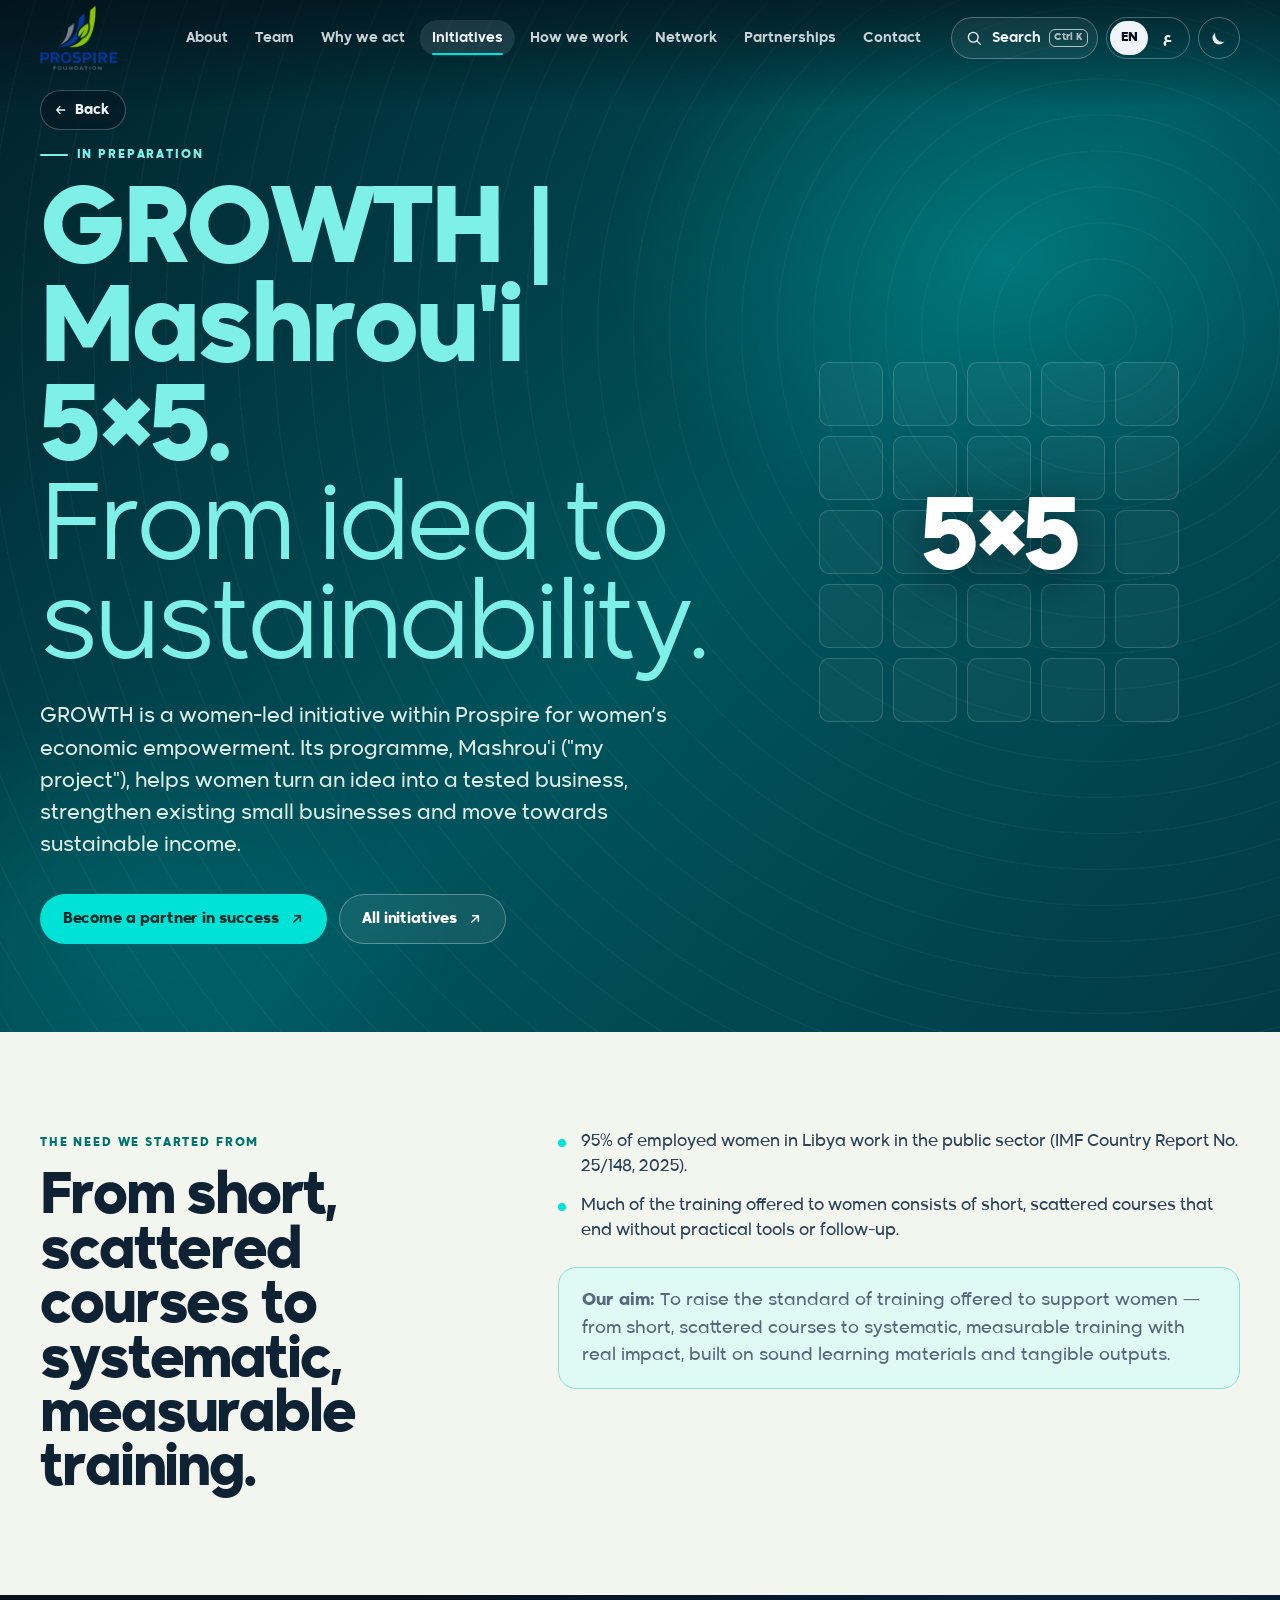
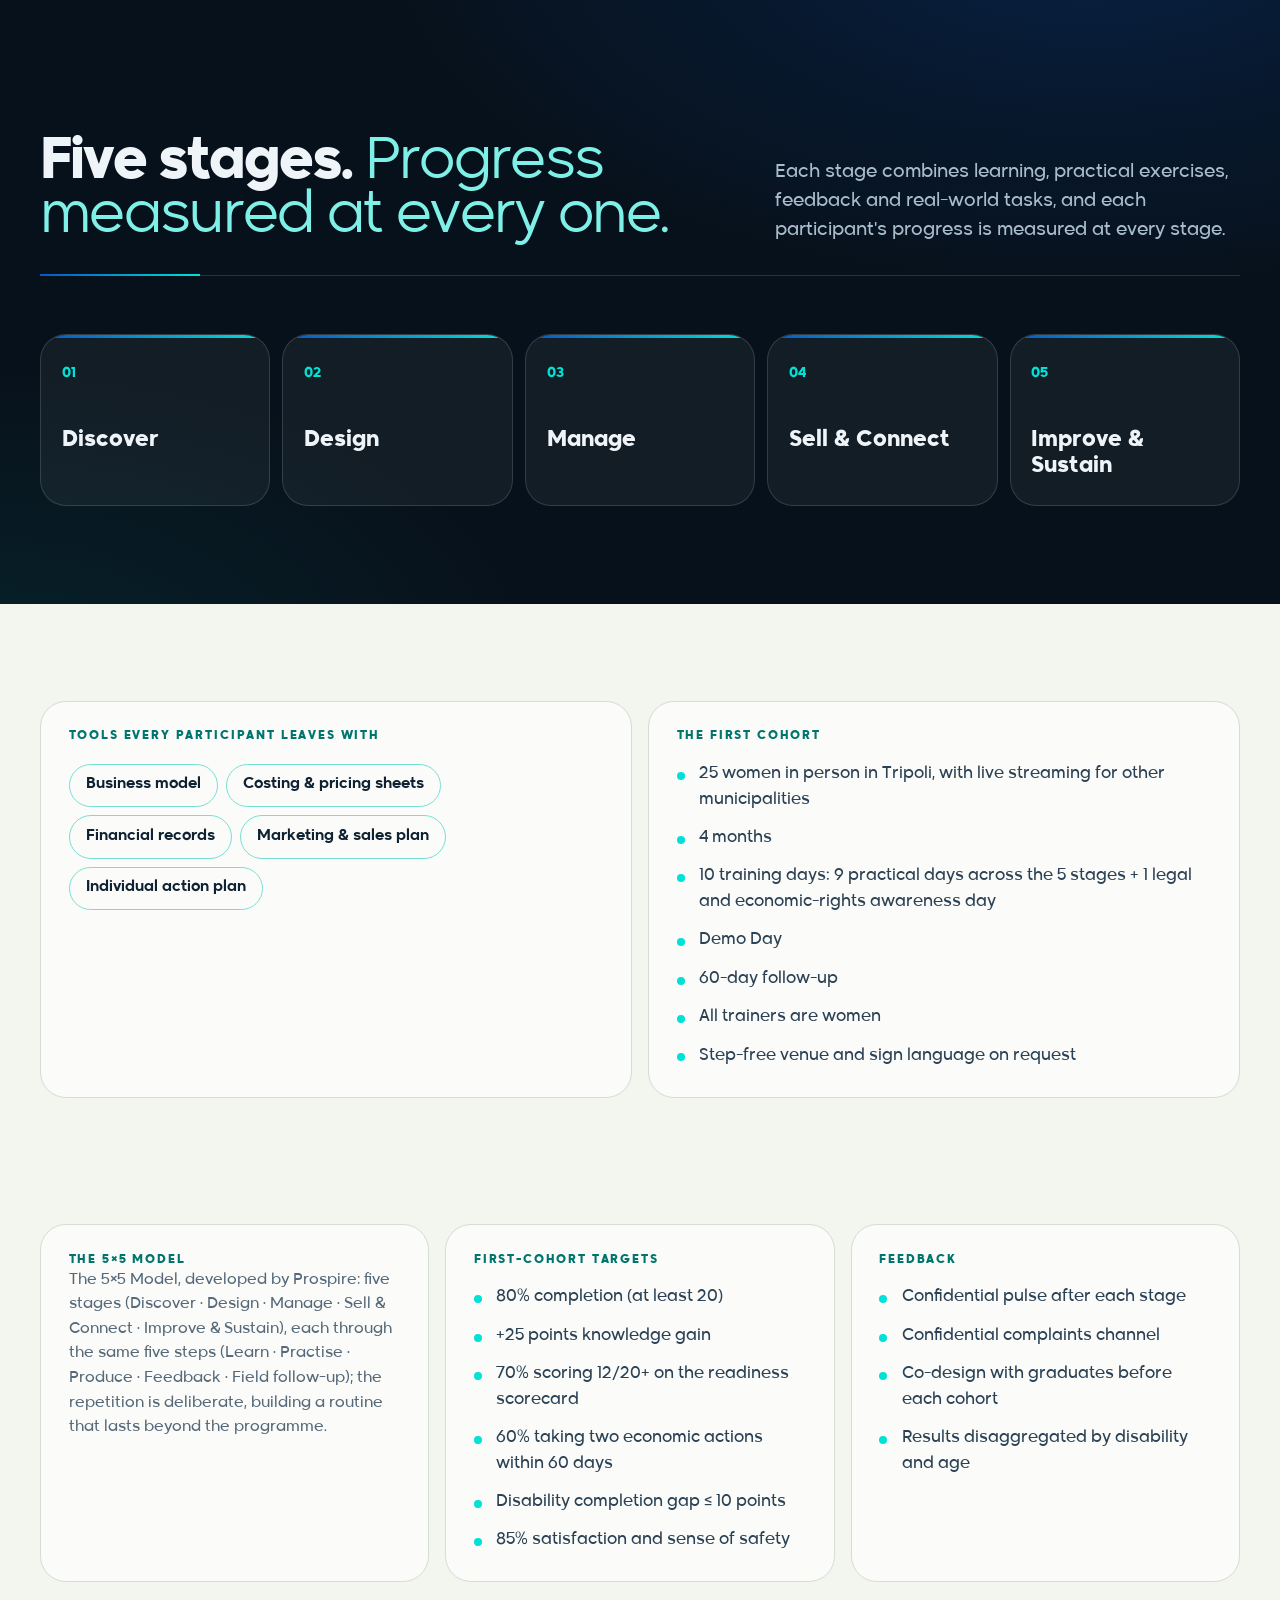
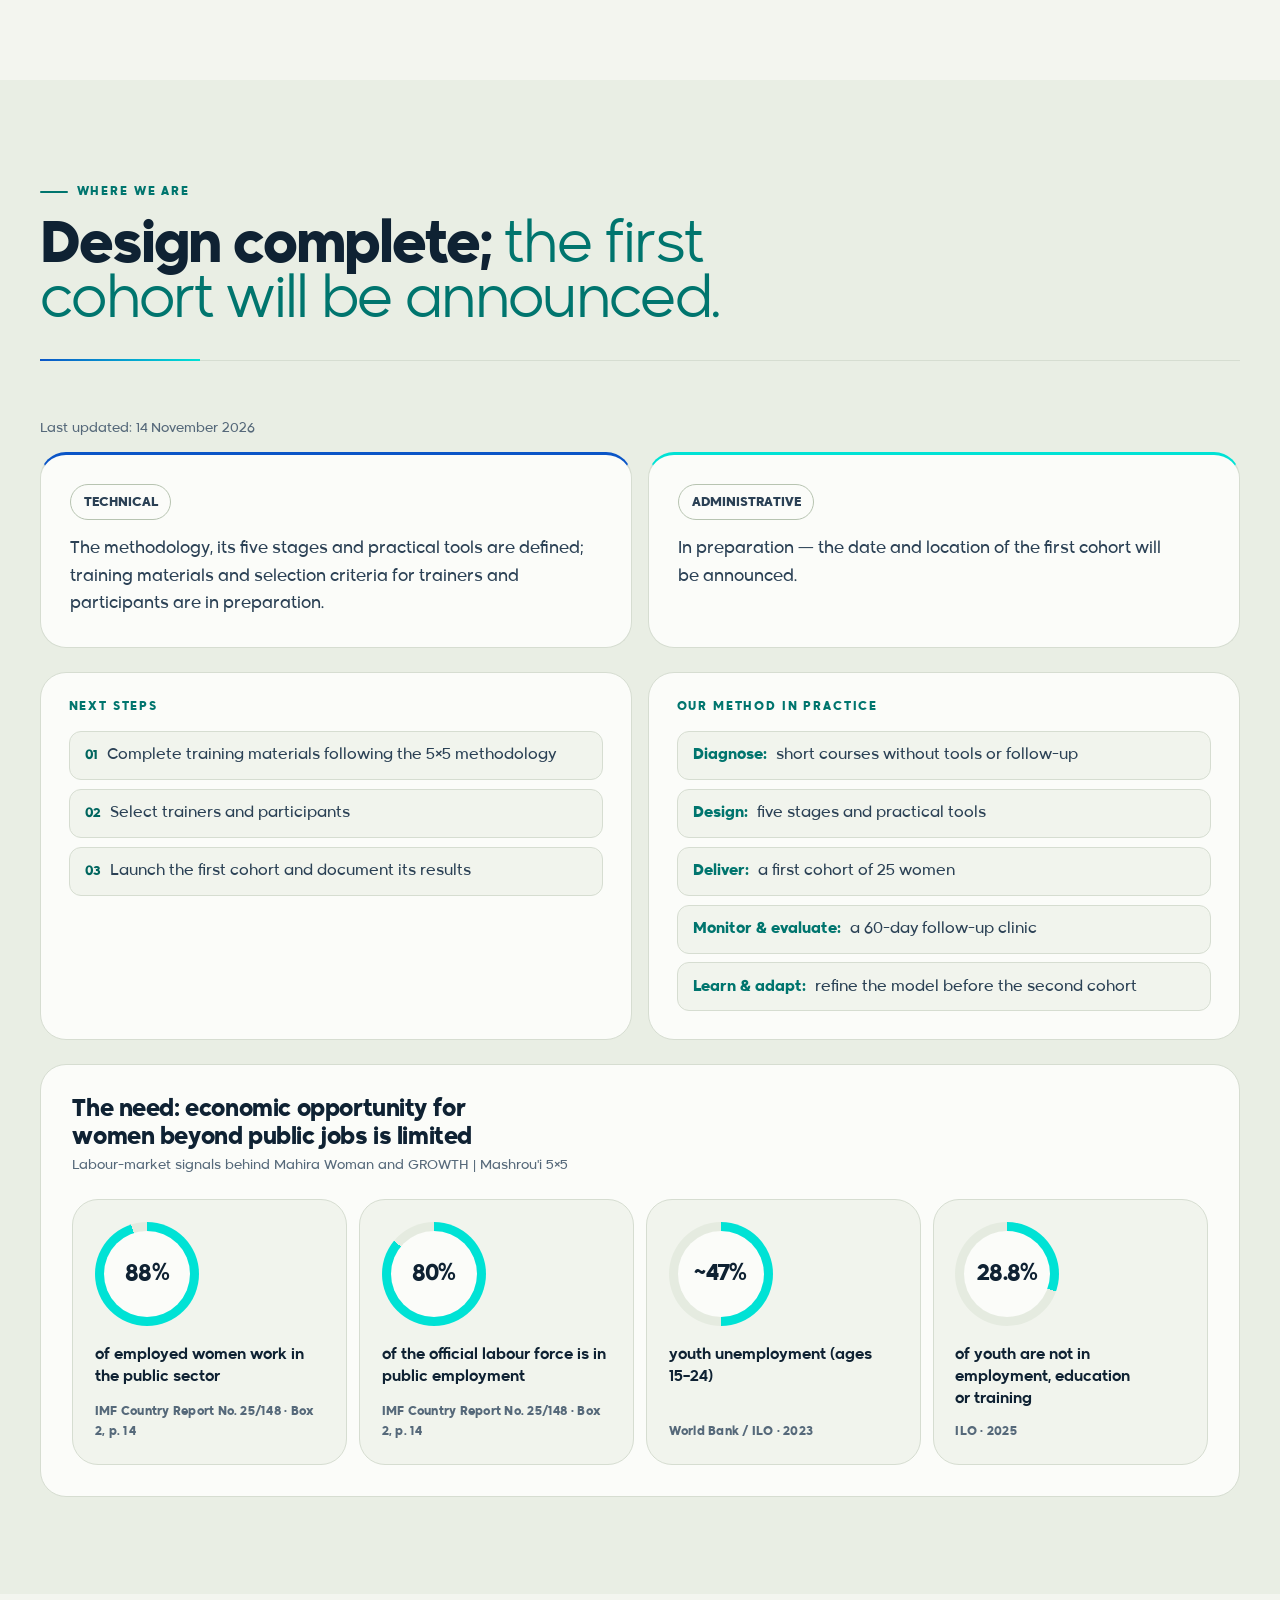
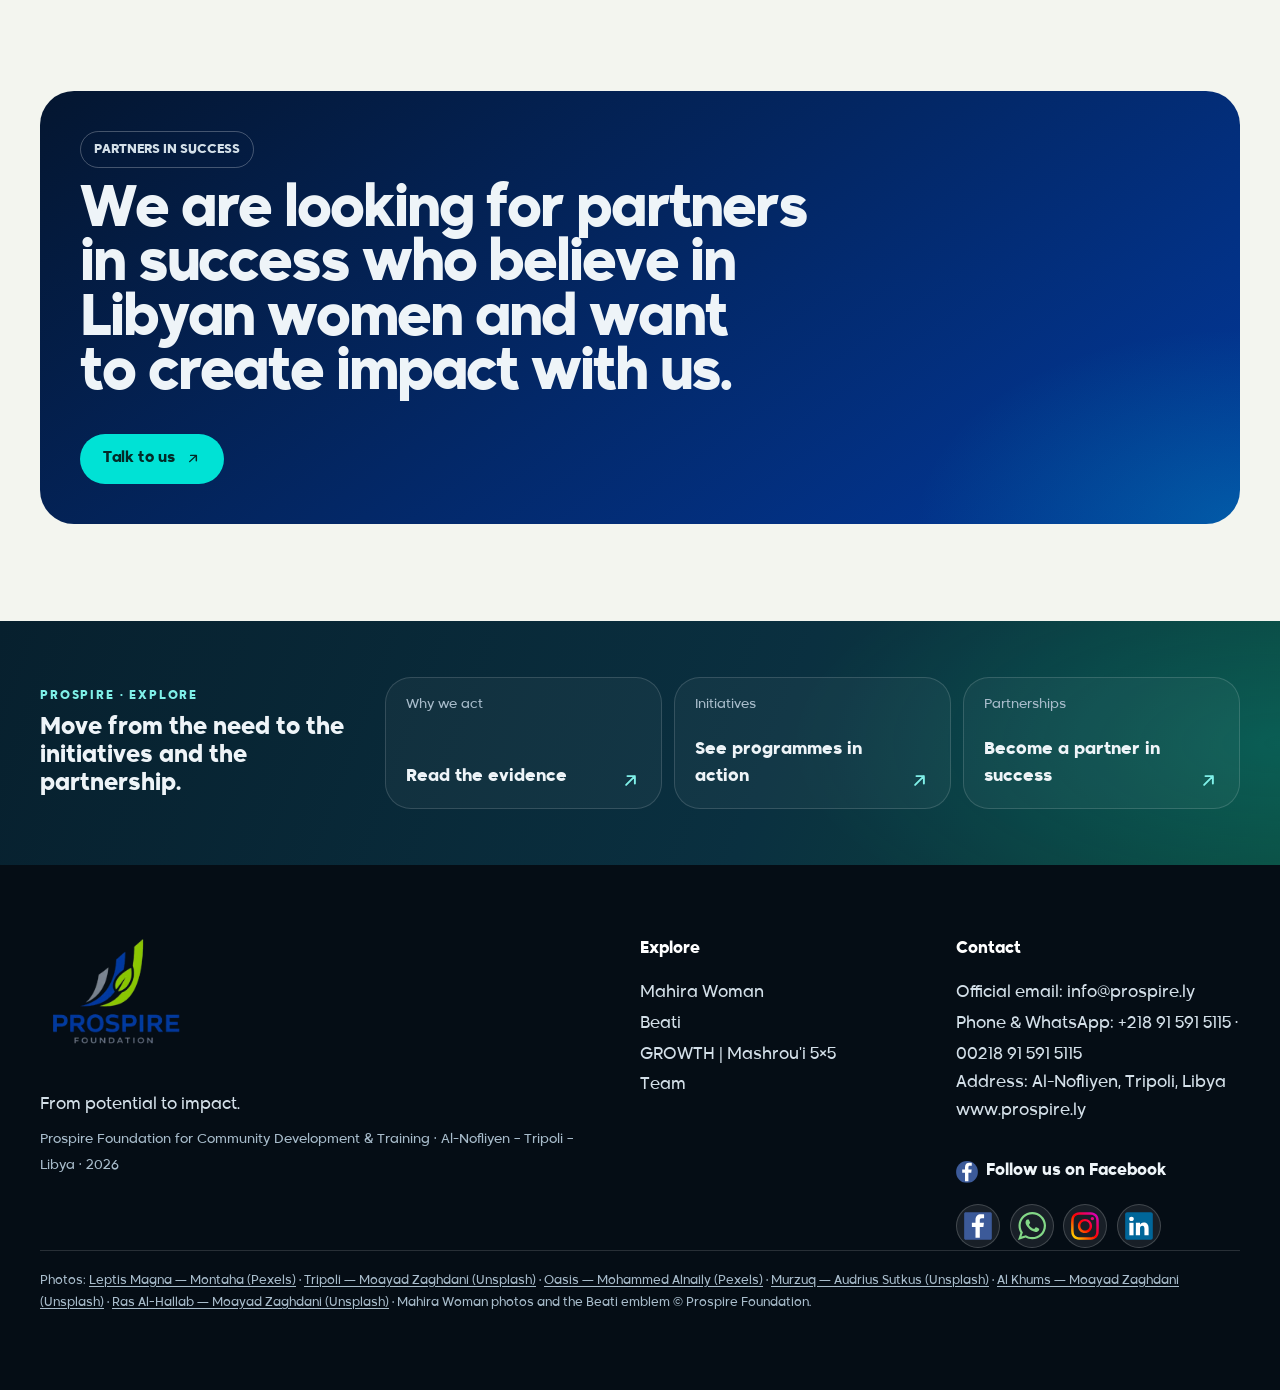
<file: mashroui/index.html>
<!doctype html> <html lang="en" dir="ltr" data-theme="light" data-route="mashroui"> <head> <meta charset="utf-8"><meta name="robots" content="noindex, nofollow"> <base href="../"> <meta name="viewport" content="width=device-width,initial-scale=1,viewport-fit=cover"> <meta name="theme-color" content="#f3f5ef"> <meta name="color-scheme" content="light dark"> <title>GROWTH | Mashrou'i 5×5 — Prospire Foundation</title> <meta name="description" content="GROWTH | Mashrou'i 5×5: a five-stage programme taking women from an idea to a sustainable business, with measurement at every stage."> <link rel="canonical" href="https://www.prospire.ly/mashroui/"> <link rel="alternate" hreflang="en" href="https://www.prospire.ly/mashroui/?lang=en"> <link rel="alternate" hreflang="ar" href="https://www.prospire.ly/mashroui/?lang=ar"> <link rel="alternate" hreflang="x-default" href="https://www.prospire.ly/mashroui/"> <meta property="og:type" content="website"> <meta property="og:site_name" content="Prospire Foundation · مؤسسة بروسباير"> <meta property="og:title" content="GROWTH | مشروعي 5×5 — مؤسسة بروسباير | GROWTH | Mashrou'i 5×5 — Prospire Foundation"> <meta property="og:description" content="GROWTH | مشروعي 5×5: برنامج من خمس مراحل يأخذ المرأة من الفكرة إلى مشروع مستدام، مع قياس التقدّم في كل مرحلة. — GROWTH | Mashrou'i 5×5: a five-stage programme taking women from an idea to a sustainable business, with measurement at every stage."> <meta property="og:url" content="https://www.prospire.ly/mashroui/"> <meta property="og:image" content="https://www.prospire.ly/assets/img/og-image.jpg"> <meta property="og:image:width" content="1200"> <meta property="og:image:height" content="630"> <meta property="og:image:alt" content="Prospire Foundation · مؤسسة بروسباير"> <meta property="og:locale" content="en_GB"> <meta property="og:locale:alternate" content="ar_LY"> <meta name="twitter:card" content="summary_large_image"> <link rel="icon" href="favicon.ico"> <link rel="apple-touch-icon" href="assets/img/apple-touch-icon.png"> <link rel="preload" href="assets/fonts/madani-bold.woff2" as="font" type="font/woff2" crossorigin> <link rel="preload" href="assets/fonts/madani-regular.woff2" as="font" type="font/woff2" crossorigin> <script>!function(){var e=document.documentElement,t="en",a=null;try{var r=new URLSearchParams(location.search);r.get("lang")&&localStorage.setItem("prospire-lang",r.get("lang")),r.get("theme")&&localStorage.setItem("prospire-theme",r.get("theme")),t=localStorage.getItem("prospire-lang")||"en",a=localStorage.getItem("prospire-theme")}catch(e){}a||(a=window.matchMedia&&matchMedia("(prefers-color-scheme: dark)").matches?"dark":"light"),e.lang="ar"===t?"ar":"en",e.dir="ar"===t?"rtl":"ltr",e.setAttribute("data-theme","dark"===a?"dark":"light");var o=e.getAttribute("data-route"),l=location.hash,m=!(o&&"home"!==o||l&&0===l.indexOf("#/")&&"#/home"!==l);e.className+=" js"+(m?" is-intro":"")}()</script> <link rel="stylesheet" href="assets/css/styles.css"> </head> <body data-build="V5-SIGNATURE-MOTION"> <a class="skip-link" href="#main"><span data-en>Skip to content</span><span data-ar>تخطَّ إلى المحتوى</span></a> <header class="site-header" id="siteHeader"> <div class="shell header-row"> <a class="brand" href="./" data-label-en="Prospire Foundation — home" data-label-ar="مؤسسة بروسباير — الرئيسية"><img src="assets/img/prospire-logo.png" alt="Prospire Foundation" data-alt-ar="مؤسسة بروسباير" width="500" height="500" decoding="async"></a> <nav class="desktop-nav" data-label-en="Primary" data-label-ar="التنقل الرئيسي"> <span class="nav-indicator" aria-hidden="true"></span><a data-nav="about" href="about/"><span data-en>About</span><span data-ar>عن المؤسسة</span></a><a data-nav="team" href="team/"><span data-en>Team</span><span data-ar>الفريق</span></a><a data-nav="why" href="why/"><span data-en>Why we act</span><span data-ar>لماذا أطلقنا مبادراتنا</span></a><a data-nav="initiatives" href="initiatives/"><span data-en>Initiatives</span><span data-ar>المبادرات</span></a><a data-nav="method" href="method/"><span data-en>How we work</span><span data-ar>كيف نعمل</span></a><a data-nav="network" href="network/"><span data-en>Network</span><span data-ar>الامتداد الوطني</span></a><a data-nav="partnerships" href="partnerships/"><span data-en>Partnerships</span><span data-ar>الشراكات</span></a><a data-nav="contact" href="contact/"><span data-en>Contact</span><span data-ar>التواصل</span></a> </nav> <div class="actions"> <button class="cmdk-trigger" type="button" data-cmdk-open aria-haspopup="dialog" aria-keyshortcuts="Control+K Meta+K" data-label-en="Search pages" data-label-ar="البحث في الصفحات"> <svg viewBox="0 0 24 24" aria-hidden="true"><circle cx="11" cy="11" r="6.5"></circle><path d="m16 16 4.5 4.5"></path></svg><span class="cmdk-trigger-label"><span data-en>Search</span><span data-ar>بحث</span></span><kbd>⌘K</kbd> </button> <div class="lang-switch" role="group" data-label-en="Language" data-label-ar="اللغة"> <span class="lang-thumb" aria-hidden="true"></span> <button class="lang-btn" type="button" data-lang="en" lang="en" aria-label="English">EN</button> <button class="lang-btn" type="button" data-lang="ar" lang="ar" aria-label="العربية">ع</button> </div> <button class="icon-btn theme-toggle" id="themeToggle" type="button" data-label-en="Switch to dark theme" data-label-ar="التبديل إلى الوضع الداكن"> <svg class="theme-icon" viewBox="0 0 24 24" aria-hidden="true"> <mask id="themeMask"><rect width="24" height="24" fill="#fff"></rect><circle class="theme-bite" cx="24" cy="4" r="7" fill="#000"></circle></mask> <circle class="theme-core" cx="12" cy="12" r="5" mask="url(#themeMask)"></circle> <g class="theme-rays"><path d="M12 1.5v2.2M12 20.3v2.2M1.5 12h2.2M20.3 12h2.2M4.6 4.6l1.5 1.5M17.9 17.9l1.5 1.5M4.6 19.4l1.5-1.5M17.9 6.1l1.5-1.5"></path></g> </svg> </button> <button class="icon-btn menu-btn" id="menuToggle" type="button" aria-expanded="false" aria-controls="mobileMenu" data-label-en="Menu" data-label-ar="القائمة"> <span class="menu-lines" aria-hidden="true"><i></i><i></i></span> </button> </div> </div> <div class="scroll-progress" aria-hidden="true"><i></i></div> </header> <nav class="mobile-menu" id="mobileMenu" data-label-en="Menu" data-label-ar="القائمة" inert> <div class="shell mobile-menu-inner"> <a data-nav="about" href="about/"><small>01</small><span data-en>About</span><span data-ar>عن المؤسسة</span><span class="arr" data-arr="e" aria-hidden="true"></span></a><a data-nav="team" href="team/"><small>02</small><span data-en>Team</span><span data-ar>الفريق</span><span class="arr" data-arr="e" aria-hidden="true"></span></a><a data-nav="why" href="why/"><small>03</small><span data-en>Why we act</span><span data-ar>لماذا أطلقنا مبادراتنا</span><span class="arr" data-arr="e" aria-hidden="true"></span></a><a data-nav="initiatives" href="initiatives/"><small>04</small><span data-en>Initiatives</span><span data-ar>المبادرات</span><span class="arr" data-arr="e" aria-hidden="true"></span></a><a data-nav="method" href="method/"><small>05</small><span data-en>How we work</span><span data-ar>كيف نعمل</span><span class="arr" data-arr="e" aria-hidden="true"></span></a><a data-nav="network" href="network/"><small>06</small><span data-en>National network</span><span data-ar>الامتداد الوطني</span><span class="arr" data-arr="e" aria-hidden="true"></span></a><a data-nav="partnerships" href="partnerships/"><small>07</small><span data-en>Partnerships</span><span data-ar>الشراكات</span><span class="arr" data-arr="e" aria-hidden="true"></span></a><a data-nav="contact" href="contact/"><small>08</small><span data-en>Contact</span><span data-ar>التواصل</span><span class="arr" data-arr="e" aria-hidden="true"></span></a> </div> </nav> <button class="global-back" id="globalBack" type="button" hidden> <span class="arr" data-arr="w" aria-hidden="true"></span><span data-en>Back</span><span data-ar>رجوع</span> </button> <main id="main"> <section class="view" data-view="home"> <section class="hero"> <div class="hero-bg" role="img" data-label-en="Arch at Leptis Magna, Libya (photo: Montaha, Pexels)" data-label-ar="قوس في لبدة الكبرى، ليبيا (تصوير: Montaha، Pexels)"></div> <div class="shell hero-grid"> <div> <div class="kicker"><span data-en>PROSPIRE FOUNDATION · LIBYA</span><span data-ar>مؤسسة بروسباير · ليبيا</span></div> <h1> <span data-en>From potential<br>to <em>impact.</em></span><span data-ar>من الإمكانات<br>إلى <em>الأثر.</em></span> </h1> <div class="measure-rule" aria-hidden="true"><i></i></div> <p class="hero-lead"> <span data-en>Prospire Foundation for Community Development &amp; Training is a Libyan foundation registered with the Civil Society Commission under registration no. 2026-47-100.</span><span data-ar>مؤسسة بروسباير للتنمية المجتمعية والتدريب مؤسسة ليبية مسجّلة لدى مفوضية المجتمع المدني تحت رقم القيد 2026-47-100.</span> </p> <div class="hero-pill-row"> <span class="sustain-pill"><span data-en>Mahira Woman · Beati · GROWTH | Mashrou'i 5×5</span><span data-ar>امرأة ماهرة · بيئتي · GROWTH | مشروعي 5×5</span></span> </div> <div class="hero-actions"> <a class="button primary" href="initiatives/"><span data-en>Explore our initiatives</span><span data-ar>استكشف مبادراتنا</span><span class="arr" data-arr="se" aria-hidden="true"></span></a><a class="button ghost" href="contact/?topic=partnership"><span data-en>Discuss a partnership</span><span data-ar>ناقش فرصة شراكة</span><span class="arr" data-arr="ne" aria-hidden="true"></span></a> </div> </div> <div data-label-en="Prospire operating principles" data-label-ar="مبادئ عمل بروسباير" class="hero-index principles-panel"> <div class="principles-label"><span data-en>HOW WE OPERATE</span><span data-ar>كيف نعمل</span></div> <article class="principle-row"> <span class="principle-no">01</span> <div class="principle-copy"> <b><span data-en>Start with evidence</span><span data-ar>نبدأ بالدليل</span></b><small><span data-en>We read the context, confirm the need with data, and understand stakeholders and risks.</span><span data-ar>نقرأ السياق، ونتحقق من الحاجة بالبيانات، ونفهم أصحاب المصلحة والمخاطر.</span></small> </div> </article> <article class="principle-row"> <span class="principle-no">02</span> <div class="principle-copy"> <b><span data-en>Build capability while delivering</span><span data-ar>نبني القدرة أثناء التنفيذ</span></b><small><span data-en>Disciplined delivery that transfers knowledge and builds local capability along the way.</span><span data-ar>تنفيذ منضبط ينقل المعرفة ويبني القدرات المحلية أثناء العمل.</span></small> </div> </article> <article class="principle-row"> <span class="principle-no">03</span> <div class="principle-copy"> <b><span data-en>Learn with accountability</span><span data-ar>نتعلم بمساءلة</span></b><small><span data-en>We document what worked and what did not, and improve before any scale-up.</span><span data-ar>نوثق ما نجح وما لم ينجح، ونحسّن قبل أي توسع.</span></small> </div> </article> </div> </div> <button class="scroll-cue" type="button" data-scroll-next><span data-en>Scroll</span><span data-ar>مرّر للأسفل</span><i aria-hidden="true"></i></button> </section> <section class="section"> <div class="shell"> <div class="section-head reveal"> <div><span class="section-no"><span data-en>01 · WHO WE ARE</span><span data-ar>01 · من نحن</span></span></div> <div> <h2><span data-en>A new institution. <em>Decades of experience.</em></span><span data-ar>مؤسسة جديدة… <em>وخبرة تمتد عقوداً.</em></span></h2> <p class="lede"> <span data-en>Prospire is a Libyan non-profit civil society foundation based in Tripoli, founded by professionals in international programme leadership, governance, management, law, education and technology. We design, deliver and measure development programmes, and provide research, evaluation and field verification for local and international partners.</span><span data-ar>بروسباير مؤسسة مجتمع مدني ليبية غير ربحية مقرها طرابلس، أسسها فريق من المختصين في قيادة البرامج الدولية والحوكمة والإدارة والقانون والتعليم والتقنية. نصمّم البرامج التنموية وننفّذها ونقيس أثرها، ونقدّم الدراسات والتقييم والتحقق الميداني للشركاء المحليين والدوليين.</span> </p> </div> </div> <div class="identity-editorial reveal"> <article class="identity-feature"> <span class="num"><span data-en>VISION</span><span data-ar>الرؤية</span></span> <h3><span data-en>A Libya where no one is left behind: stronger communities, more effective institutions, and more sustainable and resilient cities.</span><span data-ar>ليبيا لا يُترك فيها أحد خلف الركب: مجتمعات أكثر قدرة، ومؤسسات أكثر فاعلية، ومدن أكثر استدامة ومرونة.</span></h3> <a class="text-link" href="about/"><span data-en>About Prospire</span><span data-ar>عن بروسباير</span><span class="arr" data-arr="ne" aria-hidden="true"></span></a> </article> <div class="identity-stack"> <article class="identity-panel"> <span class="num"><span data-en>MISSION</span><span data-ar>الرسالة</span></span> <h3><span data-en>We turn needs into measurable impact.</span><span data-ar>نحوّل الاحتياج إلى أثر يُقاس.</span></h3><p><span data-en>Designed with people. Delivered to international standards. Measured by real change.</span><span data-ar>نصمّم مع الناس، وننفّذ بمعايير دولية، ونقيس ما تغيّر فعلاً.</span></p> </article> </div> </div> <div class="values-band reveal" role="group" data-label-en="Values" data-label-ar="القيم"> <span class="values-label"><span data-en>VALUES</span><span data-ar>القيم</span></span> <div class="marquee" data-marquee> <ul class="marquee-list"> <li><span data-en>Integrity</span><span data-ar>النزاهة</span></li> <li><span data-en>Inclusion</span><span data-ar>الشمول</span></li> <li><span data-en>Accountability</span><span data-ar>المساءلة</span></li> <li><span data-en>Quality &amp; learning</span><span data-ar>الجودة والتعلّم</span></li> <li><span data-en>Sustainability</span><span data-ar>الاستدامة</span></li> </ul> </div> </div> </div> </section> <section class="section dark"> <div class="shell"> <div class="section-head reveal"> <div><span class="section-no"><span data-en>02 · WHY PROSPIRE</span><span data-ar>02 · لماذا نحن</span></span></div> <div> <h2><span data-en>From Tripoli, <em>for all of Libya.</em></span><span data-ar>من طرابلس… <em>إلى كل ليبيا.</em></span></h2> <p class="lede"><span data-en>Headquartered in Tripoli, national in scope. Our team has planned and delivered about 135 municipal electoral processes, run a national awareness campaign across 20 municipalities, and built working relationships with more than 40 municipal councils. We are ready to deliver programmes with partners anywhere in Libya.</span><span data-ar>مقرنا في طرابلس، ونطاق عملنا وطني. خطّط فريقنا ونفّذ نحو 135 عملية انتخابية بلدية، وأدار حملة توعية وطنية في 20 بلدية، وبنى شبكة عمل مع أكثر من 40 مجلساً بلدياً؛ ونحن جاهزون لتنفيذ البرامج مع الشركاء في أي منطقة من ليبيا.</span></p> <p class="lede"><span data-en>● Headquarters: Tripoli · ● Scope: all of Libya</span><span data-ar>● المقر: طرابلس · ● نطاق العمل: كل ليبيا</span></p> </div> </div> <div class="team-numbers"> <div class="tn"><strong>+40</strong><p><span data-en>years of senior leadership in oil &amp; gas, major projects and elections — combined across team members</span><span data-ar>عاماً من القيادة العليا في النفط والغاز والمشروعات الكبرى والانتخابات — مجتمعةً لدى أعضاء الفريق</span></p></div> <div class="tn"><strong>~135</strong><p><span data-en>municipal electoral processes (about 135)</span><span data-ar>عملية انتخابية بلدية (نحو 135)</span></p></div> <div class="tn"><strong>20</strong><p><span data-en>municipalities in a national awareness campaign</span><span data-ar>بلدية في حملة توعية وطنية</span></p></div> <div class="tn"><strong>+20</strong><p><span data-en>years of education leadership — combined across team members</span><span data-ar>عاماً في القيادة التعليمية — مجتمعةً لدى أعضاء الفريق</span></p></div> <div class="tn"><strong>+13</strong><p><span data-en>years in operations and projects — combined across team members</span><span data-ar>عاماً في العمليات والمشاريع — مجتمعةً لدى أعضاء الفريق</span></p></div> <div class="tn"><strong>9</strong><p><span data-en>international bodies the team has worked with: UNDP · GIZ · IFES · NDI · Cowater · Chemonics · BDO · OSCE/ODIHR · UN missions</span><span data-ar>جهات دولية عمل معها الفريق: UNDP · GIZ · IFES · NDI · Cowater · Chemonics · BDO · OSCE/ODIHR · بعثات الأمم المتحدة</span></p></div> </div> <p class="lede"><span data-en>Governance ready before operation: General Assembly · Board · Executive Management · 15 institutional policies including safeguarding &amp; PSEA, integrity &amp; anti-fraud, due diligence, procurement and data protection · delegation-of-authority matrix · Strategic Plan 2027–2030</span><span data-ar>حوكمة جاهزة قبل التشغيل: جمعية عمومية · مجلس إدارة · إدارة تنفيذية · 15 سياسة مؤسسية منها الحماية ومنع الاستغلال، والنزاهة ومكافحة الاحتيال، والعناية الواجبة، والمشتريات، وحماية البيانات · مصفوفة صلاحيات · خطة استراتيجية 2027–2030</span></p> <p class="fine-note"><span data-en>Figures reflect the documented professional experience of individual team members, not Prospire's institutional track record or formal partnerships. Bodies are named in text only, without logos.</span><span data-ar>الأرقام خبرات مهنية موثقة لأعضاء الفريق بصفتهم الفردية، ولا تمثل سجلاً تنفيذياً لبروسباير ولا شراكات رسمية مع الجهات المذكورة. تُكتب أسماء الجهات نصاً دون شعارات.</span></p> <div class="section-cta"><a class="button primary" href="team/"><span data-en>Meet the team</span><span data-ar>تعرّف على الفريق</span><span class="arr" data-arr="ne" aria-hidden="true"></span></a></div> </div> </section> <section class="section services-preview"> <div class="shell"> <div class="section-head reveal"> <div><span class="section-no"><span data-en>03 · WHAT WE OFFER</span><span data-ar>03 · ماذا نقدّم</span></span></div> <div> <h2><span data-en>Specific services, <em>to international standards.</em></span><span data-ar>خدمات محددة… <em>بمعايير الجهات الدولية.</em></span></h2> <p class="lede"><span data-en>Sectors: Local governance &amp; civic participation · Women &amp; youth economic empowerment · Inclusion &amp; disability · Environment &amp; sustainable cities · Education &amp; skills · Digital transformation</span><span data-ar>القطاعات: الحوكمة المحلية والمشاركة المدنية · التمكين الاقتصادي للمرأة والشباب · الإدماج والإعاقة · البيئة والمدن المستدامة · التعليم وتنمية المهارات · التحول الرقمي</span></p> </div> </div> <div class="service-editorial reveal"> <a class="service-row" href="contact/?topic=programme"><span class="service-no">01</span> <div> <h3><span data-en>Research &amp; Studies</span><span data-ar>الدراسات والبحوث</span></h3> <p><span data-en>Needs assessments · baseline studies · field surveys &amp; focus groups · stakeholder analysis · market &amp; feasibility studies · policy papers</span><span data-ar>تقييم الاحتياجات · دراسات خط الأساس · المسوح الميدانية ومجموعات التركيز · تحليل أصحاب المصلحة · دراسات السوق والجدوى · أوراق السياسات</span></p> <p class="service-basis"><small><span data-en>Built on: the team’s national-level statistics and analysis experience</span><span data-ar>يستند إلى: خبرة الفريق في الإحصاء والتحليل على المستوى الوطني</span></small></p> </div> <span class="service-arrow arr" data-arr="ne" aria-hidden="true"></span></a> <a class="service-row" href="contact/?topic=programme"><span class="service-no">02</span> <div> <h3><span data-en>Monitoring, Evaluation &amp; Learning (MEL)</span><span data-ar>المتابعة والتقييم والتعلّم (MEL)</span></h3> <p><span data-en>Results frameworks &amp; indicators · monitoring systems · mid-term &amp; final evaluations · impact measurement · feedback &amp; complaints mechanisms</span><span data-ar>أطر النتائج والمؤشرات · أنظمة المتابعة · التقييم المرحلي والنهائي · قياس الأثر · آليات التغذية الراجعة والشكاوى</span></p> <p class="service-basis"><small><span data-en>Built on: managing about 135 municipal electoral processes and a national campaign across 20 municipalities</span><span data-ar>يستند إلى: إدارة نحو 135 عملية انتخابية بلدية وحملة وطنية في 20 بلدية</span></small></p> </div> <span class="service-arrow arr" data-arr="ne" aria-hidden="true"></span></a> <a class="service-row featured" href="contact/?topic=programme"><span class="service-no">03</span> <div> <h3><span data-en>Third-Party Monitoring (TPM)</span><span data-ar>التحقق والمتابعة من طرف ثالث (TPM)</span></h3> <p><span data-en>Independent field verification of delivery and outputs · visits documented with photo and GPS · beneficiary verification · independent reports to the donor</span><span data-ar>التحقق الميداني المستقل من التنفيذ والمخرجات · زيارات موثقة بالصور والإحداثيات · التحقق من المستفيدين · تقارير مستقلة للجهة المانحة</span></p> <p class="service-scope"><small><span data-en>This service is offered only for programmes run by other organisations and does not cover programmes Prospire delivers.</span><span data-ar>الخدمة تُقدَّم لبرامج جهات أخرى فقط ولا تشمل برامج تنفذها بروسباير.</span></small></p> <p class="service-basis"><small><span data-en>Built on: experience running field and logistics operations across Libya</span><span data-ar>يستند إلى: خبرة في إدارة عمليات ميدانية ولوجستية على مستوى ليبيا</span></small></p> </div> <span class="service-arrow arr" data-arr="ne" aria-hidden="true"></span></a> <a class="service-row" href="contact/?topic=programme"><span class="service-no">04</span> <div> <h3><span data-en>Programme Design, Management &amp; Delivery</span><span data-ar>تصميم البرامج وإدارتها وتنفيذها</span></h3> <p><span data-en>From needs analysis and theory of change to field delivery, logistics and reporting</span><span data-ar>من تحليل الاحتياج ونظرية التغيير إلى التنفيذ الميداني واللوجستيات والتقارير</span></p> <p class="service-basis"><small><span data-en>Built on: leading programmes with UNDP, GIZ, IFES and Cowater</span><span data-ar>يستند إلى: قيادة برامج مع UNDP وGIZ وIFES وCowater</span></small></p> </div> <span class="service-arrow arr" data-arr="ne" aria-hidden="true"></span></a> <a class="service-row" href="contact/?topic=programme"><span class="service-no">05</span> <div> <h3><span data-en>Training &amp; Capacity Building</span><span data-ar>التدريب وبناء القدرات</span></h3> <p><span data-en>Training for municipalities, institutions and CSOs · training of trainers · curriculum and content development</span><span data-ar>تدريب البلديات والمؤسسات ومنظمات المجتمع المدني · تدريب المدربين · تطوير المناهج والمحتوى التدريبي</span></p> <p class="service-basis"><small><span data-en>Built on: 20+ years of education leadership and curriculum development</span><span data-ar>يستند إلى: أكثر من 20 عاماً في القيادة التعليمية وتطوير المناهج</span></small></p> </div> <span class="service-arrow arr" data-arr="ne" aria-hidden="true"></span></a> <a class="service-row" href="contact/?topic=programme"><span class="service-no">06</span> <div> <h3><span data-en>Governance &amp; Institutional Development</span><span data-ar>الحوكمة والتطوير المؤسسي</span></h3> <p><span data-en>Local governance and municipal support · elections and civic participation · policies and internal systems · regulatory legal advice</span><span data-ar>الحوكمة المحلية ودعم البلديات · الانتخابات والمشاركة المدنية · السياسات والأنظمة الداخلية · الاستشارات القانونية التنظيمية</span></p> <p class="service-basis"><small><span data-en>Built on: leading the Central Committee for Municipal Council Elections and its legal team</span><span data-ar>يستند إلى: قيادة اللجنة المركزية لانتخابات المجالس البلدية وفريقها القانوني</span></small></p> </div> <span class="service-arrow arr" data-arr="ne" aria-hidden="true"></span></a> <a class="service-row" href="contact/?topic=programme"><span class="service-no">07</span> <div> <h3><span data-en>Digital Solutions &amp; Data</span><span data-ar>الحلول الرقمية والبيانات</span></h3> <p><span data-en>ERP and information systems · data dashboards · information security (experience applying ISO 27001) · apps</span><span data-ar>أنظمة ERP ونظم المعلومات · لوحات البيانات · أمن المعلومات (خبرة في تطبيق معيار ISO 27001) · التطبيقات</span></p> <p class="service-basis"><small><span data-en>Built on: Odoo deployments, multi-site IT infrastructure and building the Beati app</span><span data-ar>يستند إلى: تنفيذ أنظمة Odoo وإدارة بنى تقنية متعددة المواقع وتطوير تطبيق «بيئتي»</span></small></p> </div> <span class="service-arrow arr" data-arr="ne" aria-hidden="true"></span></a> <a class="service-row" href="contact/?topic=programme"><span class="service-no">08</span> <div> <h3><span data-en>Awareness &amp; Community Outreach</span><span data-ar>التوعية والتواصل المجتمعي</span></h3> <p><span data-en>Awareness campaigns · community engagement · content and visual identity</span><span data-ar>حملات التوعية · إشراك المجتمع · المحتوى والهوية البصرية</span></p> <p class="service-basis"><small><span data-en>Built on: running the national "Lazem Ta’rif" campaign and the "Shabab Vote" youth initiative</span><span data-ar>يستند إلى: إدارة حملة «لازم تعرف» الوطنية ومبادرة «Shabab Vote»</span></small></p> </div> <span class="service-arrow arr" data-arr="ne" aria-hidden="true"></span></a> </div> <p class="fine-note"><span data-en>Services build on the documented professional experience of individual team members.</span><span data-ar>تستند الخدمات إلى الخبرات المهنية الموثقة لأعضاء الفريق بصفتهم الفردية.</span></p> </div> </section> <section class="section soft"> <div class="shell"> <div class="section-head reveal"> <div><span class="section-no"><span data-en>04 · WHY WE LAUNCHED OUR INITIATIVES</span><span data-ar>04 · لماذا أطلقنا مبادراتنا؟</span></span></div> <div> <h2><span data-en>The need, <em>as the data shows it.</em></span><span data-ar>الحاجة <em>كما تثبتها البيانات.</em></span></h2> <p class="lede"><span data-en>We start with a need confirmed by data and studies, then design the response and measure its impact. These are the challenges that led us to launch our three initiatives.</span><span data-ar>نبدأ بحاجة تثبتها البيانات والدراسات، ثم نصمم الاستجابة ونقيس أثرها. هذه هي التحديات التي دفعتنا إلى إطلاق مبادراتنا الثلاث.</span></p> </div> </div> <div class="grid g3 why-teasers"> <article class="card link why-card env" data-route="why"> <span class="num"><span data-en>01 · ENVIRONMENT → BEATI</span><span data-ar>01 · البيئة ← بيئتي</span></span> <strong class="why-big">~95%</strong> <h3><span data-en>of Libya is desert or semi-desert (about 95%)</span><span data-ar>من أراضي ليبيا صحراوية أو شبه صحراوية (نحو 95%)</span></h3> <small class="src">UNDP, 2024</small> <span class="arrow arr" data-arr="ne" aria-hidden="true"></span> </article> <article class="card link why-card women" data-route="why"> <span class="num"><span data-en>02 · WOMEN → MAHIRA WOMAN</span><span data-ar>02 · المرأة ← امرأة ماهرة</span></span> <strong class="why-big">95%</strong> <h3><span data-en>of employed women in Libya work in the public sector</span><span data-ar>من النساء العاملات في ليبيا يعملن في القطاع العام</span></h3> <small class="src">IMF Country Report No. 25/148, Box 2, p. 14</small> <span class="arrow arr" data-arr="ne" aria-hidden="true"></span> </article> <article class="card link why-card train" data-route="why"> <span class="num"><span data-en>03 · TRAINING → GROWTH | MASHROU'I 5×5</span><span data-ar>03 · التدريب ← GROWTH | مشروعي 5×5</span></span> <strong class="why-big">~50%</strong> <h3><span data-en>youth unemployment (ages 15–24)</span><span data-ar>بطالة الشباب (15–24 سنة)</span></h3> <small class="src">World Bank / ILO, 2023</small> <span class="arrow arr" data-arr="ne" aria-hidden="true"></span> </article> </div> <div class="section-cta"><a class="button blue" href="why/"><span data-en>Read the evidence</span><span data-ar>اقرأ الأدلة</span><span class="arr" data-arr="ne" aria-hidden="true"></span></a></div> </div> </section> <section class="section"> <div class="shell"> <div class="section-head reveal"> <div><span class="section-no"><span data-en>05 · INITIATIVES</span><span data-ar>05 · المبادرات</span></span></div> <div> <h2><span data-en>Three initiatives, <em>from delivery to development.</em></span><span data-ar>ثلاث مبادرات… <em>من التنفيذ إلى التطوير.</em></span></h2> <p class="lede"><span data-en>Each initiative answers a need the data confirms, and each reports where it stands — technically and administratively.</span><span data-ar>كل مبادرة تستجيب لحاجة تثبتها البيانات، وتوضح أين وصلت فنيًا وإداريًا.</span></p> </div> </div> <div class="init-grid"> <article class="init-card init-card--beati" data-route="beati"> <img src="assets/img/beati-oasis.webp" alt="Oasis lake among sand dunes in Libya" data-alt-ar="بحيرة واحة بين الكثبان الرملية في ليبيا" loading="lazy" decoding="async"> <div class="init-copy"> <span class="status"><span data-en data-field="beati.status_badge.en">In development</span><span data-ar data-field="beati.status_badge.ar">قيد التطوير</span></span> <h3><span data-en>Beati</span><span data-ar>بيئتي</span></h3> <p><span data-en>Learn, plant and make an impact</span><span data-ar>تعلّم، ازرع، واصنع أثرًا</span></p> <span class="arrow arr" data-arr="ne" aria-hidden="true"></span> </div> </article> <article class="init-card init-card--mahira" data-route="mahira"> <img src="assets/img/mahira-practice.webp" alt="Practical makeup training during the initiative" data-alt-ar="تدريب عملي على المكياج خلال المبادرة" loading="lazy" decoding="async"> <div class="init-copy"> <span class="status"><span data-en data-field="mahira-woman.status_badge.en">Ongoing</span><span data-ar data-field="mahira-woman.status_badge.ar">جارية</span></span> <h3><span data-en>Mahira Woman</span><span data-ar>امرأة ماهرة</span></h3> <p><span data-en>Skills into opportunity</span><span data-ar>من المهارة إلى الفرصة</span></p> <span class="arrow arr" data-arr="ne" aria-hidden="true"></span> </div> </article> <article class="init-card init-card--five" data-route="mashroui"> <div class="five-mark" aria-hidden="true">5×5</div> <div class="init-copy"> <span class="status"><span data-en data-field="mashroui-5x5.status_badge.en">In preparation</span><span data-ar data-field="mashroui-5x5.status_badge.ar">قيد التحضير</span></span> <h3><span data-en>GROWTH | Mashrou'i 5×5</span><span data-ar>GROWTH | مشروعي 5×5</span></h3> <p><span data-en>From idea to sustainability</span><span data-ar>من الفكرة إلى الاستدامة</span></p> <span class="arrow arr" data-arr="ne" aria-hidden="true"></span> </div> </article> </div> </div> </section> <section class="section"> <div class="shell"> <div class="section-head reveal"> <div><span class="section-no"><span data-en>06 · NATIONAL REACH</span><span data-ar>06 · الامتداد الوطني</span></span></div> <div> <h2><span data-en>Relationships across Libya, <em>built in real places.</em></span><span data-ar>علاقات عبر ليبيا، <em>مبنية في أماكن حقيقية.</em></span></h2> <p class="lede"><span data-en>A direct working network with municipal councils across West, East and South, within a national scope covering Libya's municipalities.</span><span data-ar>شبكة عمل مباشرة مع مجالس بلدية في الغرب والشرق والجنوب، ضمن نطاق وطني يغطي بلديات ليبيا.</span></p> </div> </div> <div class="map-shell reveal"> <div class="map-panel"> <div class="map-canvas" data-map="home" data-label-en="Interactive Libya national network map" data-label-ar="خريطة تفاعلية للامتداد الوطني في ليبيا"></div> <small class="map-source"><span data-en>Boundary geometry: Natural Earth / world.geo · city points use geographic coordinates.</span><span data-ar>هندسة الحدود: Natural Earth / world.geo · مواقع المدن مبنية على الإحداثيات الجغرافية.</span></small> </div> <div class="map-info"> <div class="stat"> <strong>+40</strong><span data-en>municipal councils in a direct working network across West, East and South</span><span data-ar>مجلساً بلدياً في شبكة عمل مباشرة تغطي الغرب والشرق والجنوب</span> <small><span data-en>National scope covering Libya's municipalities.</span><span data-ar>نطاق وطني يغطي بلديات ليبيا.</span></small> </div> <div class="map-readout" id="homeMapReadout"> <span class="pill"><span data-en>Interactive map</span><span data-ar>خريطة تفاعلية</span></span> <h3><span data-en>Select a location</span><span data-ar>اختر موقعًا</span></h3> <p><span data-en>Each point opens a sourced municipal brief.</span><span data-ar>تفتح كل نقطة ملفًا بلديًا موثق المصادر.</span></p> </div> <a class="button blue" href="network/"><span data-en>Explore national network</span><span data-ar>استكشف الامتداد الوطني</span><span class="arr" data-arr="ne" aria-hidden="true"></span></a> </div> </div> </div> </section> <section class="section dark"> <div class="shell"> <div class="section-head reveal"> <div><span class="section-no"><span data-en>07 · HOW WE WORK</span><span data-ar>07 · كيف نعمل</span></span></div> <div> <h2><span data-en>Six steps. <em>From need to impact.</em></span><span data-ar>ست خطوات. <em>من الحاجة إلى الأثر.</em></span></h2> <p class="lede"><span data-en>Diagnose · Design · Partner · Deliver · Monitor &amp; evaluate · Learn &amp; adapt — with feedback from the people we serve running through every step.</span><span data-ar>التشخيص · التصميم · الشراكة · التنفيذ · المتابعة والتقييم · التعلّم والتكيّف — والتغذية الراجعة من المستفيدين تمر عبر كل خطوة.</span></p> <p class="lede"><span data-en>No activity without a purpose, no output without ownership, no learning without evidence.</span><span data-ar>لا نشاط بلا غاية، ولا مخرج بلا مسؤولية، ولا تعلّم بلا دليل.</span></p> </div> </div> <div class="strategy-rail-list reveal"> <a class="strategy-rail-item" href="method/"><span>01</span><div><h3><span data-en>Diagnose</span><span data-ar>التشخيص</span></h3><p><span data-en>We read the context, confirm the need with data, and understand stakeholders and risks.</span><span data-ar>نقرأ السياق، ونتحقق من الحاجة بالبيانات، ونفهم أصحاب المصلحة والمخاطر.</span></p></div><i class="arrow arr" data-arr="ne" aria-hidden="true"></i></a> <a class="strategy-rail-item" href="method/"><span>02</span><div><h3><span data-en>Design</span><span data-ar>التصميم</span></h3><p><span data-en>We co-design the response with communities and partners, with clear results and indicators.</span><span data-ar>نصمم التدخل مع المجتمع والشركاء، بنتائج ومؤشرات واضحة.</span></p></div><i class="arrow arr" data-arr="ne" aria-hidden="true"></i></a> <a class="strategy-rail-item" href="method/"><span>03</span><div><h3><span data-en>Partner</span><span data-ar>الشراكة</span></h3><p><span data-en>We agree roles and responsibilities and carry out partner due diligence.</span><span data-ar>نحدد الأدوار والمسؤوليات، ونجري العناية الواجبة للشركاء.</span></p></div><i class="arrow arr" data-arr="ne" aria-hidden="true"></i></a> <a class="strategy-rail-item" href="method/"><span>04</span><div><h3><span data-en>Deliver</span><span data-ar>التنفيذ</span></h3><p><span data-en>Disciplined delivery that transfers knowledge and builds local capability along the way.</span><span data-ar>تنفيذ منضبط ينقل المعرفة ويبني القدرات المحلية أثناء العمل.</span></p></div><i class="arrow arr" data-arr="ne" aria-hidden="true"></i></a> <a class="strategy-rail-item" href="method/"><span>05</span><div><h3><span data-en>Monitor &amp; evaluate</span><span data-ar>المتابعة والتقييم</span></h3><p><span data-en>Pre/post assessment and follow-up on how participants apply what they learned.</span><span data-ar>قياس قبلي وبعدي، ومتابعة تطبيق ما تعلّمه المشاركون بعد البرنامج.</span></p></div><i class="arrow arr" data-arr="ne" aria-hidden="true"></i></a> <a class="strategy-rail-item" href="method/"><span>06</span><div><h3><span data-en>Learn &amp; adapt</span><span data-ar>التعلّم والتكيّف</span></h3><p><span data-en>We document what worked and what did not, and improve before any scale-up.</span><span data-ar>نوثق ما نجح وما لم ينجح، ونحسّن قبل أي توسع.</span></p></div><i class="arrow arr" data-arr="ne" aria-hidden="true"></i></a> </div> </div> </section> <section class="section"> <div class="shell"> <div class="context-photo-strip reveal"> <article class="context-photo"> <img src="assets/img/al-khums.webp" alt="Aerial view of Al Khums coast and vegetation" data-alt-ar="منظر جوي لساحل الخمس وغطائه النباتي" loading="lazy" decoding="async"> <div class="context-photo-copy"> <span class="section-no"><span data-en>08 · PARTNERSHIP</span><span data-ar>08 · الشراكة</span></span> <h3><span data-en>We are looking for partners in success.</span><span data-ar>نبحث عن شركاء نجاح.</span></h3> <p><span data-en>Partnership starts with a shared problem — not a logo wall.</span><span data-ar>الشراكة تبدأ بمشكلة مشتركة… لا بقائمة شعارات.</span></p> </div> </article> <article class="card"> <span class="num"><span data-en>START A CONVERSATION</span><span data-ar>ابدأ محادثة</span></span> <h3><span data-en>Let's design the next programme together. We welcome partners in success.</span><span data-ar>لنصمّم البرنامج القادم معاً. نرحّب بشركاء النجاح.</span></h3> <p><span data-en>We work with: international partners · ministries &amp; municipalities · the private sector · universities &amp; experts</span><span data-ar>نعمل مع: الشركاء الدوليين · الوزارات والبلديات · القطاع الخاص · الجامعات والخبراء</span></p> <div class="mini-list"> <div><b><span data-en>International partners</span><span data-ar>الشركاء الدوليون</span></b><span><span data-en>Design, delivery, co-funding</span><span data-ar>تصميم وتنفيذ وتمويل مشترك</span></span></div> <div><b><span data-en>Ministries &amp; municipalities</span><span data-ar>الوزارات والبلديات</span></b><span><span data-en>Local delivery, capability</span><span data-ar>تنفيذ محلي وبناء قدرات</span></span></div> <div><b><span data-en>Private sector</span><span data-ar>القطاع الخاص</span></b><span><span data-en>Sponsorship with results</span><span data-ar>رعاية بنتائج قابلة للقياس</span></span></div> <div><b><span data-en>Universities &amp; experts</span><span data-ar>الجامعات والخبراء</span></b><span><span data-en>Research, data, knowledge</span><span data-ar>البحث والبيانات والمعرفة</span></span></div> </div> <div class="hero-actions"><a class="button primary" href="contact/?topic=partnership"><span data-en>Contact Prospire Foundation</span><span data-ar>تواصل مع مؤسسة بروسباير</span><span class="arr" data-arr="ne" aria-hidden="true"></span></a></div> </article> </div> </div> </section> </section> <section class="view" data-view="about"> <div class="page-hero"> <div class="shell"> <div class="breadcrumbs"><span data-en>ABOUT PROSPIRE</span><span data-ar>عن بروسباير</span></div> <h1><span data-en>A new institution. <em>Decades of experience.</em></span><span data-ar>مؤسسة جديدة… <em>وخبرة تمتد عقوداً.</em></span></h1> <div class="measure-rule" aria-hidden="true"><i></i></div> <p><span data-en>Prospire is a Libyan non-profit civil society foundation based in Tripoli, founded by professionals in international programme leadership, governance, management, law, education and technology. We design, deliver and measure development programmes, and provide research, evaluation and field verification for local and international partners.</span><span data-ar>بروسباير مؤسسة مجتمع مدني ليبية غير ربحية مقرها طرابلس، أسسها فريق من المختصين في قيادة البرامج الدولية والحوكمة والإدارة والقانون والتعليم والتقنية. نصمّم البرامج التنموية وننفّذها ونقيس أثرها، ونقدّم الدراسات والتقييم والتحقق الميداني للشركاء المحليين والدوليين.</span></p> </div> </div> <section class="section"> <div class="shell"> <div class="context-photo-strip reveal"> <article class="context-photo"> <img src="assets/img/tripoli-towers.webp" alt="Tripoli towers on the sea front" data-alt-ar="أبراج طرابلس على الواجهة البحرية" loading="lazy" decoding="async"> <div class="context-photo-copy"> <span class="section-no"><span data-en>TRIPOLI · LIBYA</span><span data-ar>طرابلس · ليبيا</span></span> <h3><span data-en>We do not start with an idea in search of funding; we start with a need the data confirms, then design the response.</span><span data-ar>لا نبدأ بفكرة نبحث لها عن تمويل؛ نبدأ بحاجة تثبتها البيانات، ثم نصمم الاستجابة.</span></h3> </div> </article> <article class="card"> <span class="num"><span data-en>WHAT WE OFFER</span><span data-ar>ماذا نقدّم</span></span> <h3><span data-en>Specific services, to international standards.</span><span data-ar>خدمات محددة… بمعايير الجهات الدولية.</span></h3> <div class="mini-list"> <div><b>01</b><span><span data-en>Research &amp; Studies</span><span data-ar>الدراسات والبحوث</span></span></div> <div><b>02</b><span><span data-en>Monitoring, Evaluation &amp; Learning (MEL)</span><span data-ar>المتابعة والتقييم والتعلّم (MEL)</span></span></div> <div><b>03</b><span><span data-en>Third-Party Monitoring (TPM)</span><span data-ar>التحقق والمتابعة من طرف ثالث (TPM)</span></span></div> <div><b>04</b><span><span data-en>Programme Design, Management &amp; Delivery</span><span data-ar>تصميم البرامج وإدارتها وتنفيذها</span></span></div> <div><b>05</b><span><span data-en>Training &amp; Capacity Building</span><span data-ar>التدريب وبناء القدرات</span></span></div> <div><b>06</b><span><span data-en>Governance &amp; Institutional Development</span><span data-ar>الحوكمة والتطوير المؤسسي</span></span></div> <div><b>07</b><span><span data-en>Digital Solutions &amp; Data</span><span data-ar>الحلول الرقمية والبيانات</span></span></div> <div><b>08</b><span><span data-en>Awareness &amp; Community Outreach</span><span data-ar>التوعية والتواصل المجتمعي</span></span></div> </div> </article> </div> </div> </section> <section class="section soft"> <div class="shell"> <div class="section-head"> <div><span class="section-no"><span data-en>01 · IDENTITY</span><span data-ar>01 · الهوية</span></span></div> <div><h2><span data-en>Vision, mission <em>and values.</em></span><span data-ar>الرؤية والرسالة <em>والقيم.</em></span></h2></div> </div> <div class="grid g3"> <div class="card"><span class="num"><span data-en>VISION</span><span data-ar>الرؤية</span></span><h3><span data-en>A Libya where no one is left behind: stronger communities, more effective institutions, and more sustainable and resilient cities.</span><span data-ar>ليبيا لا يُترك فيها أحد خلف الركب: مجتمعات أكثر قدرة، ومؤسسات أكثر فاعلية، ومدن أكثر استدامة ومرونة.</span></h3></div> <div class="card"><span class="num"><span data-en>MISSION</span><span data-ar>الرسالة</span></span><h3><span data-en>We turn needs into measurable impact.</span><span data-ar>نحوّل الاحتياج إلى أثر يُقاس.</span></h3><p><span data-en>Designed with people. Delivered to international standards. Measured by real change.</span><span data-ar>نصمّم مع الناس، وننفّذ بمعايير دولية، ونقيس ما تغيّر فعلاً.</span></p></div> <div class="card"><span class="num"><span data-en>VALUES</span><span data-ar>القيم</span></span><h3><span data-en>Integrity · Inclusion · Accountability · Quality &amp; Learning · Sustainability</span><span data-ar>النزاهة · الشمول · المساءلة · الجودة والتعلّم · الاستدامة</span></h3></div> </div> </div> </section> <section class="section"> <div class="shell"> <div class="section-head"> <div><span class="section-no"><span data-en>02 · GOVERNANCE</span><span data-ar>02 · الحوكمة</span></span></div> <div> <h2><span data-en>Governance ready <em>before operation.</em></span><span data-ar>حوكمة جاهزة <em>قبل التشغيل.</em></span></h2> <p class="lede"><span data-en>General Assembly · Board · Executive Management · 15 institutional policies including safeguarding &amp; PSEA, integrity &amp; anti-fraud, due diligence, procurement and data protection · delegation-of-authority matrix · Strategic Plan 2027–2030</span><span data-ar>جمعية عمومية · مجلس إدارة · إدارة تنفيذية · 15 سياسة مؤسسية منها الحماية ومنع الاستغلال، والنزاهة ومكافحة الاحتيال، والعناية الواجبة، والمشتريات، وحماية البيانات · مصفوفة صلاحيات · خطة استراتيجية 2027–2030</span></p> </div> </div> <div class="flow reveal"> <div class="flow-step"><span>01</span><b><span data-en>General Assembly</span><span data-ar>الجمعية العمومية</span></b></div> <span class="flow-arrow" aria-hidden="true"><span class="arr" data-arr="e"></span></span> <div class="flow-step"><span>02</span><b><span data-en>Board of Directors</span><span data-ar>مجلس الإدارة</span></b></div> <span class="flow-arrow" aria-hidden="true"><span class="arr" data-arr="e"></span></span> <div class="flow-step"><span>03</span><b><span data-en>Executive Management</span><span data-ar>الإدارة التنفيذية</span></b></div> <span class="flow-arrow" aria-hidden="true"><span class="arr" data-arr="e"></span></span> <div class="flow-step"><span>04</span><b><span data-en>15 institutional policies</span><span data-ar>15 سياسة مؤسسية</span></b></div> <span class="flow-arrow" aria-hidden="true"><span class="arr" data-arr="e"></span></span> <div class="flow-step"><span>05</span><b><span data-en>Delegation-of-authority matrix</span><span data-ar>مصفوفة صلاحيات</span></b></div> </div> </div> </section> <section class="section dark"> <div class="shell"> <div class="section-head"> <div><span class="section-no"><span data-en>03 · WHY PROSPIRE</span><span data-ar>03 · لماذا نحن</span></span></div> <div><h2><span data-en>From Tripoli, <em>for all of Libya.</em></span><span data-ar>من طرابلس… <em>إلى كل ليبيا.</em></span></h2></div> </div> <div class="team-numbers"> <div class="tn"><strong>+40</strong><p><span data-en>years of senior leadership in oil &amp; gas, major projects and elections — combined across team members</span><span data-ar>عاماً من القيادة العليا في النفط والغاز والمشروعات الكبرى والانتخابات — مجتمعةً لدى أعضاء الفريق</span></p></div> <div class="tn"><strong>~135</strong><p><span data-en>municipal electoral processes (about 135)</span><span data-ar>عملية انتخابية بلدية (نحو 135)</span></p></div> <div class="tn"><strong>20</strong><p><span data-en>municipalities in a national awareness campaign</span><span data-ar>بلدية في حملة توعية وطنية</span></p></div> <div class="tn"><strong>+20</strong><p><span data-en>years of education leadership — combined across team members</span><span data-ar>عاماً في القيادة التعليمية — مجتمعةً لدى أعضاء الفريق</span></p></div> <div class="tn"><strong>+13</strong><p><span data-en>years in operations and projects — combined across team members</span><span data-ar>عاماً في العمليات والمشاريع — مجتمعةً لدى أعضاء الفريق</span></p></div> <div class="tn"><strong>9</strong><p><span data-en>international bodies the team has worked with: UNDP · GIZ · IFES · NDI · Cowater · Chemonics · BDO · OSCE/ODIHR · UN missions</span><span data-ar>جهات دولية عمل معها الفريق: UNDP · GIZ · IFES · NDI · Cowater · Chemonics · BDO · OSCE/ODIHR · بعثات الأمم المتحدة</span></p></div> </div> <p class="lede"><span data-en>Governance ready before operation: General Assembly · Board · Executive Management · 15 institutional policies including safeguarding &amp; PSEA, integrity &amp; anti-fraud, due diligence, procurement and data protection · delegation-of-authority matrix · Strategic Plan 2027–2030</span><span data-ar>حوكمة جاهزة قبل التشغيل: جمعية عمومية · مجلس إدارة · إدارة تنفيذية · 15 سياسة مؤسسية منها الحماية ومنع الاستغلال، والنزاهة ومكافحة الاحتيال، والعناية الواجبة، والمشتريات، وحماية البيانات · مصفوفة صلاحيات · خطة استراتيجية 2027–2030</span></p> <p class="fine-note"><span data-en>Figures reflect the documented professional experience of individual team members, not Prospire's institutional track record or formal partnerships. Bodies are named in text only, without logos.</span><span data-ar>الأرقام خبرات مهنية موثقة لأعضاء الفريق بصفتهم الفردية، ولا تمثل سجلاً تنفيذياً لبروسباير ولا شراكات رسمية مع الجهات المذكورة. تُكتب أسماء الجهات نصاً دون شعارات.</span></p> <div class="section-cta"><a class="button primary" href="team/"><span data-en>Meet the team</span><span data-ar>تعرّف على الفريق</span><span class="arr" data-arr="ne" aria-hidden="true"></span></a></div> </div> </section> </section> <section class="view" data-view="team"> <div class="page-hero"> <div class="shell"> <div class="breadcrumbs"><span data-en>GOVERNANCE &amp; LEADERSHIP</span><span data-ar>الحوكمة والقيادة</span></div> <h1><span data-en>National leadership. <em>International experience.</em></span><span data-ar>فريق يجمع القيادة الوطنية <em>والخبرة الدولية.</em></span></h1> <div class="measure-rule" aria-hidden="true"><i></i></div> <p><span data-en>Experience in official projects, civil society and international programmes. Select any profile for the full background.</span><span data-ar>خبرات في المشاريع الرسمية والعمل المدني والبرامج الدولية. اضغط على أي ملف للاطلاع على الخلفية كاملة.</span></p> </div> </div> <section class="section"> <div class="shell"> <div class="section-head"> <div><span class="section-no"><span data-en>01 · GOVERNANCE &amp; LEADERSHIP</span><span data-ar>01 · الحوكمة والقيادة</span></span></div> <div><h2><span data-en>General Assembly <em>and Board.</em></span><span data-ar>الجمعية العمومية <em>ومجلس الإدارة.</em></span></h2></div> </div> <div class="leadership stagger"> <article class="leader" data-person="abdulhafid"><div class="leader-photo"><img src="assets/img/team/Abdulhafid_Saad.webp" alt="Abdulhafid Saad Emhemed" data-alt-ar="أ. عبد الحفيظ سعد امحمد" loading="lazy" decoding="async"></div><div class="leader-copy"><h3><span data-en>Abdulhafid Saad Emhemed</span><span data-ar>أ. عبد الحفيظ سعد امحمد</span></h3><small><span data-en>President of the General Assembly</span><span data-ar>رئيس الجمعية العمومية</span></small><p><b><span data-en>Four decades of legal expertise</span><span data-ar>أربعة عقود من الخبرة القانونية</span></b><br><span data-en>Headed the legal team and objections committee of the Central Committee for Municipal Council Elections, former Legal Adviser to UNDP’s Local Governance project, and trainer of judges and lawyers.</span><span data-ar>ترأس الفريق القانوني ولجنة الطعون في اللجنة المركزية لانتخابات المجالس البلدية، ومستشار قانوني سابق لمشروع الحكم المحلي لدى UNDP، ومدرب للقضاة والمحامين.</span></p></div></article> <article class="leader" data-person="souf"><div class="leader-photo"><img src="assets/img/team/Souf_Aburoniya.webp" alt="Souf Mohamed Aburoniya" data-alt-ar="سوف محمد أبورونية" loading="lazy" decoding="async"></div><div class="leader-copy"><h3><span data-en>Souf Mohamed Aburoniya</span><span data-ar>سوف محمد أبورونية</span></h3><small><span data-en>Founder &amp; Chairman of the Board</span><span data-ar>المؤسس ورئيس مجلس الإدارة</span></small><p><b><span data-en>From national analytics to programme leadership</span><span data-ar>من التحليل الوطني إلى قيادة البرامج</span></b><br><span data-en>10+ years leading programmes, municipal coordination and civic engagement with UNDP, GIZ, IFES and Cowater; led statistics &amp; analysis, then national awareness &amp; education, at the Central Committee for Municipal Council Elections.</span><span data-ar>أكثر من 10 سنوات في قيادة البرامج والتنسيق البلدي والمشاركة المدنية مع UNDP وGIZ وIFES وCowater؛ قاد الإحصاء والتحليل ثم التوعية والتثقيف على مستوى ليبيا في اللجنة المركزية لانتخابات المجالس البلدية.</span></p></div></article> <article class="leader" data-person="salem"><div class="leader-photo"><img src="assets/img/team/Salem_Bentahia.webp" alt="Eng. Salem Mohamed Al-Sharif Bentahia" data-alt-ar="م. سالم محمد الشريف بن تاهية" loading="lazy" decoding="async"></div><div class="leader-copy"><h3><span data-en>Eng. Salem Mohamed Al-Sharif Bentahia</span><span data-ar>م. سالم محمد الشريف بن تاهية</span></h3><small><span data-en>Vice Chairman of the Board</span><span data-ar>نائب رئيس مجلس الإدارة</span></small><p><b><span data-en>Four decades leading major operations</span><span data-ar>أربعة عقود من قيادة المشروعات الكبرى</span></b><br><span data-en>Chemical engineer with 40+ years’ experience; led about 135 municipal electoral processes as Chair of the Central Committee, former Director-General of Electoral Operations at HNEC, and UNDP adviser.</span><span data-ar>مهندس كيميائي بخبرة تتجاوز 40 عاماً؛ قاد نحو 135 عملية انتخابية بلدية رئيساً للجنة المركزية، ومدير عام سابق للعمليات الانتخابية بالمفوضية الوطنية العليا للانتخابات، ومستشار لدى UNDP.</span></p></div></article> </div> <div class="grid g4 executive-grid board-more"> <div class="card executive-card" data-person="aljundi" data-initials="MJ"><h3><span data-en>Mohammed Abdulhamid Al-Jundi</span><span data-ar>محمد عبد الحميد الجندي</span></h3><p><span data-en>Treasurer · Training, Programmes &amp; Operations Lead</span><span data-ar>أمين الصندوق · قائد التدريب والبرامج والعمليات</span></p><small><span data-en>From plan to delivery, no detail missed</span><span data-ar>من التخطيط إلى التسليم… دون أن يفوت تفصيل</span></small></div> <div class="card executive-card" data-person="natali" data-initials="NK"><h3><span data-en>Natali Karayan</span><span data-ar>ناتالي كرايان</span></h3><p><span data-en>International Adviser · Governance &amp; Electoral Programmes</span><span data-ar>مستشارة دولية · الحوكمة والبرامج الانتخابية</span></p><small><span data-en>Electoral experience across international missions</span><span data-ar>خبرة انتخابية في بعثات دولية</span></small></div> <div class="card executive-card" data-person="alkhazimi" data-initials="MA"><h3><span data-en>Mohammed Emhimmed Alkhazimi</span><span data-ar>محمد امحمد الخازمي</span></h3><p><span data-en>Board Member · Digital Transformation</span><span data-ar>عضو مجلس الإدارة · التحول الرقمي</span></p><small><span data-en>Secure, always-on infrastructure</span><span data-ar>بنية تقنية آمنة لا تتوقف</span></small></div> <div class="card executive-card" data-person="maureen" data-initials="MT"><h3><span data-en>Maureen Tuweni</span><span data-ar>مورين الطويني</span></h3><p><span data-en>Executive Director · Vice-President of the General Assembly</span><span data-ar>المديرة التنفيذية · نائبة رئيس الجمعية العمومية</span></p><small><span data-en>Education leadership that makes a difference</span><span data-ar>قيادة تربوية تصنع الفرق</span></small></div> </div> </div> </section> <section class="section soft"> <div class="shell"> <div class="section-head"> <div><span class="section-no"><span data-en>02 · EXECUTIVE TEAM</span><span data-ar>02 · الفريق التنفيذي</span></span></div> <div><h2><span data-en>A complete delivery team — <em>from partnerships to technology.</em></span><span data-ar>فريق تنفيذ متكامل… <em>من الشراكات إلى التقنية.</em></span></h2></div> </div> <div class="grid g4 executive-grid"> <div class="card executive-card" data-person="mbentahia" data-initials="MB"><h3><span data-en>Eng. Mohamed Salem Bentahia</span><span data-ar>م. محمد سالم بن تاهية</span></h3><p><span data-en>Programme &amp; Project Manager</span><span data-ar>مدير البرامج والمشاريع</span></p><small><span data-en>From field operations to digital platforms</span><span data-ar>من العمليات الميدانية إلى المنصات الرقمية</span></small></div> <div class="card executive-card" data-person="jinan" data-initials="JI"><h3><span data-en>Jinan Issa</span><span data-ar>جنان عيسى</span></h3><p><span data-en>Head of Strategy &amp; Communications</span><span data-ar>رئيسة الاستراتيجية والاتصال</span></p><small><span data-en>Protection and partnerships to UN standards</span><span data-ar>الحماية والشراكات بمعايير أممية</span></small></div> <div class="card executive-card" data-person="fady" data-initials="FE"><h3><span data-en>Fady Nagib Elmarzugi</span><span data-ar>فادي نجيب المرزوقي</span></h3><p><span data-en>Strategic Planning Lead</span><span data-ar>مسؤول التخطيط الاستراتيجي</span></p><small><span data-en>Reading the market before the decision</span><span data-ar>قراءة السوق قبل القرار</span></small></div> <div class="card executive-card" data-person="esraa" data-initials="IT"><h3><span data-en>Israa Rashad Tarbaghia</span><span data-ar>إسراء رشاد طرباقية</span></h3><p><span data-en>Board Member · Technical Solutions &amp; Services Lead</span><span data-ar>عضو مجلس الإدارة · قائدة الحلول والخدمات التقنية</span></p><small><span data-en>Systems that turn management into data</span><span data-ar>أنظمة تحوّل الإدارة إلى بيانات</span></small></div> <div class="card executive-card has-photo" data-person="darbi"><img class="exec-photo" src="assets/img/team/Mustafa_Darbi.webp" alt="Mustafa Darbi" data-alt-ar="مصطفى دربي" loading="lazy" decoding="async"><h3><span data-en>Mustafa Darbi</span><span data-ar>مصطفى دربي</span></h3><p><span data-en>Business Development · Rapporteur of the General Assembly</span><span data-ar>تطوير الأعمال · مقرر الجمعية العمومية</span></p><small><span data-en>Accurate data, new opportunities</span><span data-ar>بيانات دقيقة وفرص جديدة</span></small></div> <div class="card executive-card" data-person="ayman" data-initials="AH"><h3><span data-en>Ayman Hinshiri</span><span data-ar>أيمن الهنشيري</span></h3><p><span data-en>Design &amp; Visual Identity Lead</span><span data-ar>مسؤول التصميم والهوية البصرية</span></p><small><span data-en>Visual identity that tells the impact story</span><span data-ar>هوية بصرية تحكي الأثر</span></small></div> </div> <p class="source"><span data-en>Display order does not imply rank or reporting lines. Experience listed is the individual professional experience of team members and does not imply current formal partnerships between Prospire and the bodies named.</span><span data-ar>ترتيب العرض لا يعني أولوية ولا تبعية. الخبرات المذكورة خبرات مهنية فردية لأعضاء الفريق، ولا تعني شراكات رسمية حالية لبروسباير مع الجهات المذكورة.</span></p> <p class="source"><span data-en>Founding members (11): Souf Aburoniya · Salem Bentahia · Mohammed Al-Jundi · Mohammed Alkhazimi · Israa Tarbaghia · Abdulhafid Saad · Maureen Tuweni · Mustafa Darbi · Mohamed Salem Bentahia · Fady Elmarzugi · Ayman Hinshiri</span><span data-ar>الأعضاء المؤسسون (11): سوف أبورونية · سالم بن تاهية · محمد الجندي · محمد الخازمي · إسراء طرباقية · عبد الحفيظ سعد · مورين الطويني · مصطفى دربي · محمد سالم بن تاهية · فادي المرزوقي · أيمن الهنشيري</span></p> </div> </section> </section> <section class="view" data-view="why"> <div class="page-hero"> <div class="shell"> <div class="breadcrumbs"><span data-en>WHY WE LAUNCHED OUR INITIATIVES</span><span data-ar>لماذا أطلقنا مبادراتنا؟</span></div> <h1><span data-en>The need, <em>as the data shows it.</em></span><span data-ar>الحاجة <em>كما تثبتها البيانات.</em></span></h1> <div class="measure-rule" aria-hidden="true"><i></i></div> <p><span data-en>Prospire does not start with an idea in search of funding. We start with a need confirmed by data and studies, then design the response and measure its impact. These are the challenges that led us to launch our three initiatives.</span><span data-ar>لا تبدأ بروسباير بفكرة تبحث لها عن تمويل؛ نبدأ بحاجة تثبتها البيانات والدراسات، ثم نصمم الاستجابة ونقيس أثرها. هذه هي التحديات التي دفعتنا إلى إطلاق مبادراتنا الثلاث.</span></p> </div> </div> <section class="section"> <div class="shell"> <div class="section-head"> <div><span class="section-no"><span data-en>01 · ENVIRONMENT → BEATI</span><span data-ar>01 · البيئة ← بيئتي</span></span></div> <div> <h2><span data-en>The environmental challenge: <em>land under pressure, data missing.</em></span><span data-ar>التحدي البيئي: <em>أرض تتصحر ومعلومة غائبة.</em></span></h2> <p class="lede"><span data-en>So we launched Beati: to organise scattered environmental effort, expand green cover with real follow-up, and build the first verified municipal-level environmental data layer.</span><span data-ar>لذلك أطلقنا «بيئتي»: لتنظيم الجهد البيئي المتفرق، وتوسيع الرقعة الخضراء بمتابعة حقيقية، وبناء أول طبقة بيانات بيئية موثقة على مستوى البلدية.</span></p> </div> </div> <div class="context-photo-strip why-photo reveal"> <article class="context-photo"> <img src="assets/img/murzuq-dunes.webp" alt="Murzuq dunes — desertification context" data-alt-ar="كثبان مرزق — سياق التصحر" loading="lazy" decoding="async"> <div class="context-photo-copy"> <span class="section-no"><span data-en>MURZUQ · DESERTIFICATION CONTEXT</span><span data-ar>مرزق · سياق التصحر</span></span> <h3><span data-en>About 95% of Libya is desert or semi-desert.</span><span data-ar>نحو 95% من أراضي ليبيا صحراوية أو شبه صحراوية.</span></h3> <p>UNDP, 2024</p> </div> </article> <div class="fact-grid"> <div class="fact"><strong>0.1%</strong><span><span data-en>forest area as a share of land</span><span data-ar>فقط مساحة الغابات من اليابسة</span></span><small>FAO / World Bank, 2023</small></div> <div class="fact"><strong>+90%</strong><span><span data-en>of water supply from non-renewable groundwater</span><span data-ar>من إمدادات المياه من مياه جوفية غير متجددة</span></span><small>UNDP — National Water Security Strategy 2050</small></div> <div class="fact"><strong>88%</strong><span><span data-en>of people live in cities — pressure on green space</span><span data-ar>من السكان في المدن — ضغط على المساحات الخضراء</span></span><small><span data-en>World Bank, 2024 · estimates vary with how “urban” is defined</span><span data-ar>البنك الدولي، 2024 · تختلف التقديرات باختلاف تعريف «حضري»</span></small></div> <div class="fact"><strong>93%</strong><span><span data-en>bare land in Greater Tripoli in 2025</span><span data-ar>أراضٍ جرداء في نطاق طرابلس الكبرى عام 2025</span></span><small>Libyan Journal of Ecological &amp; Environmental Sciences and Technology, 2025</small></div> <div class="fact"><strong>−51%</strong><span><span data-en>fall in vegetation in a north-east Al-Jabal Al-Akhdar study area (2011–2021)</span><span data-ar>تراجع الغطاء النباتي في منطقة دراسة شمال شرق الجبل الأخضر (2011–2021)</span></span><small>Libyan Journal of Basic Sciences, 2022</small></div> <div class="fact fact-text"><strong><span data-en>Region</span><span data-ar>الإقليم</span></strong><span><span data-en>is the lowest level we found for official environmental indicators: we found no published official environmental indicators at municipal level</span><span data-ar>أدنى مستوى وجدناه للمؤشرات البيئية الرسمية: لم نعثر على مؤشرات بيئية رسمية منشورة على مستوى البلدية</span></span><small><span data-en>Prospire review, 2026</span><span data-ar>مراجعة بروسباير، 2026</span></small></div> </div> </div> <div class="chart-row two reveal"> <div class="chart-card"><div class="chart-title"><div><h3><span data-en>Greater Tripoli: bare land dominates land cover</span><span data-ar>طرابلس الكبرى: الأراضي الجرداء تهيمن على الغطاء الأرضي</span></h3><small><span data-en>Share of bare land in land cover, 2016–2025 (axis starts at 88%)</span><span data-ar>نسبة الأراضي الجرداء من الغطاء الأرضي، 2016–2025 (المحور يبدأ من 88%)</span></small></div></div><svg class="evidence-chart line-chart land-trend" viewBox="0 0 640 300" direction="ltr" role="img" data-label-en="Bare land share in Greater Tripoli, 2016–2025: 2016 93%, 2017 91%, 2018 92%, 2019 92%, 2020 95%, 2021 94%, 2022 92%, 2023 94%, 2024 94%, 2025 93%" data-label-ar="نسبة الأراضي الجرداء في طرابلس الكبرى، 2016–2025: 2016 ‏93%، 2017 ‏91%، 2018 ‏92%، 2019 ‏92%، 2020 ‏95%، 2021 ‏94%، 2022 ‏92%، 2023 ‏94%، 2024 ‏94%، 2025 ‏93%"><defs><linearGradient id="bareGrad1" x1="0" y1="0" x2="0" y2="1"><stop offset="0" class="ta-top"/><stop offset="1" class="ta-bot"/></linearGradient></defs><g class="gridlines"><path d="M66 235.8H620"/><text x="46" y="239.8" text-anchor="end">89%</text><path d="M66 183.3H620"/><text x="46" y="187.3" text-anchor="end">91%</text><path d="M66 130.9H620"/><text x="46" y="134.9" text-anchor="end">93%</text><path d="M66 78.4H620"/><text x="46" y="82.4" text-anchor="end">95%</text><path d="M66 26.0H620"/><text x="46" y="30.0" text-anchor="end">97%</text><text x="66.0" y="292" text-anchor="middle">2016</text><text x="127.6" y="292" text-anchor="middle">2017</text><text x="189.1" y="292" text-anchor="middle">2018</text><text x="250.7" y="292" text-anchor="middle">2019</text><text x="312.2" y="292" text-anchor="middle">2020</text><text x="373.8" y="292" text-anchor="middle">2021</text><text x="435.3" y="292" text-anchor="middle">2022</text><text x="496.9" y="292" text-anchor="middle">2023</text><text x="558.4" y="292" text-anchor="middle">2024</text><text x="620.0" y="292" text-anchor="middle">2025</text></g><path class="trend-area" d="M66.0,262 L66.0,130.9 L127.6,183.3 L189.1,157.1 L250.7,157.1 L312.2,78.4 L373.8,104.7 L435.3,157.1 L496.9,104.7 L558.4,104.7 L620.0,130.9 L620.0,262 Z" fill="url(#bareGrad1)"/><polyline class="trend-line sand" points="66.0,130.9 127.6,183.3 189.1,157.1 250.7,157.1 312.2,78.4 373.8,104.7 435.3,157.1 496.9,104.7 558.4,104.7 620.0,130.9"/><g class="pt" tabindex="0" aria-label="2016: 93%"><line class="xh" x1="66.0" x2="66.0" y1="26" y2="262"/><circle class="hit" cx="66.0" cy="130.9" r="18"/><circle class="dot" cx="66.0" cy="130.9" r="5"/><text class="pv" x="66.0" y="116.9" text-anchor="middle">93%</text></g><g class="pt" tabindex="0" aria-label="2017: 91%"><line class="xh" x1="127.6" x2="127.6" y1="26" y2="262"/><circle class="hit" cx="127.6" cy="183.3" r="18"/><circle class="dot" cx="127.6" cy="183.3" r="5"/><text class="pv" x="127.6" y="169.3" text-anchor="middle">91%</text></g><g class="pt" tabindex="0" aria-label="2018: 92%"><line class="xh" x1="189.1" x2="189.1" y1="26" y2="262"/><circle class="hit" cx="189.1" cy="157.1" r="18"/><circle class="dot" cx="189.1" cy="157.1" r="5"/><text class="pv" x="189.1" y="143.1" text-anchor="middle">92%</text></g><g class="pt" tabindex="0" aria-label="2019: 92%"><line class="xh" x1="250.7" x2="250.7" y1="26" y2="262"/><circle class="hit" cx="250.7" cy="157.1" r="18"/><circle class="dot" cx="250.7" cy="157.1" r="5"/><text class="pv" x="250.7" y="143.1" text-anchor="middle">92%</text></g><g class="pt" tabindex="0" aria-label="2020: 95%"><line class="xh" x1="312.2" x2="312.2" y1="26" y2="262"/><circle class="hit" cx="312.2" cy="78.4" r="18"/><circle class="dot" cx="312.2" cy="78.4" r="5"/><text class="pv keep" x="312.2" y="64.4" text-anchor="middle">95%</text></g><g class="pt" tabindex="0" aria-label="2021: 94%"><line class="xh" x1="373.8" x2="373.8" y1="26" y2="262"/><circle class="hit" cx="373.8" cy="104.7" r="18"/><circle class="dot" cx="373.8" cy="104.7" r="5"/><text class="pv" x="373.8" y="90.7" text-anchor="middle">94%</text></g><g class="pt" tabindex="0" aria-label="2022: 92%"><line class="xh" x1="435.3" x2="435.3" y1="26" y2="262"/><circle class="hit" cx="435.3" cy="157.1" r="18"/><circle class="dot" cx="435.3" cy="157.1" r="5"/><text class="pv" x="435.3" y="143.1" text-anchor="middle">92%</text></g><g class="pt" tabindex="0" aria-label="2023: 94%"><line class="xh" x1="496.9" x2="496.9" y1="26" y2="262"/><circle class="hit" cx="496.9" cy="104.7" r="18"/><circle class="dot" cx="496.9" cy="104.7" r="5"/><text class="pv" x="496.9" y="90.7" text-anchor="middle">94%</text></g><g class="pt" tabindex="0" aria-label="2024: 94%"><line class="xh" x1="558.4" x2="558.4" y1="26" y2="262"/><circle class="hit" cx="558.4" cy="104.7" r="18"/><circle class="dot" cx="558.4" cy="104.7" r="5"/><text class="pv" x="558.4" y="90.7" text-anchor="middle">94%</text></g><g class="pt" tabindex="0" aria-label="2025: 93%"><line class="xh" x1="620.0" x2="620.0" y1="26" y2="262"/><circle class="hit" cx="620.0" cy="130.9" r="18"/><circle class="dot" cx="620.0" cy="130.9" r="5"/><text class="pv keep" x="620.0" y="116.9" text-anchor="middle">93%</text></g></svg><p class="chart-note"><span data-en>Note: the vertical axis starts at 88%, not 0, so year-to-year changes look larger than they are.</span><span data-ar>تنبيه: المحور العمودي يبدأ من 88% وليس من الصفر، لذلك تبدو التغيرات بين السنوات أكبر من حجمها الفعلي.</span></p><p class="chart-source"><span data-en>Source: Libyan Journal of Ecological &amp; Environmental Sciences and Technology, 2025 — a local indicator for Greater Tripoli, not a national share.</span><span data-ar>المصدر: المجلة الليبية للعلوم البيئية والتكنولوجيا، 2025 — مؤشر محلي لنطاق طرابلس الكبرى وليس نسبة وطنية.</span></p></div> <div class="chart-card"><div class="chart-title"><div><h3><span data-en>North-east Al-Jabal Al-Akhdar: vegetation halved in a decade</span><span data-ar>شمال شرق الجبل الأخضر: الغطاء النباتي انخفض إلى النصف خلال عقد</span></h3><small><span data-en>Area of each class in km² — light = 2011, dark = 2021</span><span data-ar>مساحة كل فئة بالكيلومتر المربع — اللون الفاتح 2011، الداكن 2021</span></small></div></div><div class="landcover-compare"><div class="lc-metric"><div class="lc-head"><b><span data-en>Vegetation</span><span data-ar>الغطاء النباتي</span></b><em dir="ltr">−50.87 km²</em></div><div class="lc-row" title="2011: 99.66 km²"><span class="lc-year">2011</span><span class="lc-bar"><i class="lc-fill vegetation old" style="--w:99.66%"></i></span><strong>99.66 km²</strong></div><div class="lc-row" title="2021: 48.79 km²"><span class="lc-year">2021</span><span class="lc-bar"><i class="lc-fill vegetation" style="--w:48.79%"></i></span><strong>48.79 km²</strong></div></div><div class="lc-metric"><div class="lc-head"><b><span data-en>Built-up</span><span data-ar>العمران</span></b><em dir="ltr">+16.90 km²</em></div><div class="lc-row" title="2011: 34.19 km²"><span class="lc-year">2011</span><span class="lc-bar"><i class="lc-fill built old" style="--w:34.19%"></i></span><strong>34.19 km²</strong></div><div class="lc-row" title="2021: 51.09 km²"><span class="lc-year">2021</span><span class="lc-bar"><i class="lc-fill built" style="--w:51.09%"></i></span><strong>51.09 km²</strong></div></div><div class="lc-metric"><div class="lc-head"><b><span data-en>Bare land</span><span data-ar>الأراضي الجرداء</span></b><em dir="ltr">+30.63 km²</em></div><div class="lc-row" title="2011: 68.1 km²"><span class="lc-year">2011</span><span class="lc-bar"><i class="lc-fill bare old" style="--w:68.1%"></i></span><strong>68.1 km²</strong></div><div class="lc-row" title="2021: 98.73 km²"><span class="lc-year">2021</span><span class="lc-bar"><i class="lc-fill bare" style="--w:98.73%"></i></span><strong>98.73 km²</strong></div></div></div><p class="chart-source"><span data-en>Source: Libyan Journal of Basic Sciences, 2022 — study area only. Other land-cover classes are not shown, so the three classes do not add up to the same total in both years.</span><span data-ar>المصدر: المجلة الليبية للعلوم الأساسية، 2022 — منطقة الدراسة فقط. لا يشمل الرسم فئات الغطاء الأرضي الأخرى، لذلك لا يتساوى مجموع الفئات الثلاث في السنتين.</span></p></div> </div> <div class="section-cta"><a class="button primary" href="beati/"><span data-en>See Beati</span><span data-ar>تعرّف على بيئتي</span><span class="arr" data-arr="ne" aria-hidden="true"></span></a></div> </div> </section> <section class="section soft theme-mahira"> <div class="shell"> <div class="section-head"> <div><span class="section-no"><span data-en>02 · WOMEN → MAHIRA WOMAN</span><span data-ar>02 · المرأة ← امرأة ماهرة</span></span></div> <div> <h2><span data-en>The economic-opportunity <em>gap for women.</em></span><span data-ar>فجوة الفرص <em>الاقتصادية للمرأة.</em></span></h2> <p class="lede"><span data-en>So we launched Mahira Woman: practical vocational training inside municipal women's training centres, opening a realistic path to income beyond public employment.</span><span data-ar>لذلك أطلقنا «امرأة ماهرة»: تدريب مهني تطبيقي داخل مراكز تدريب المرأة في البلدية، يفتح طريقًا واقعيًا نحو الدخل خارج الوظيفة العامة.</span></p> </div> </div> <div class="fact-grid three reveal"> <div class="fact"><strong>95%</strong><span><span data-en>of employed women in Libya work in the public sector</span><span data-ar>من النساء العاملات في ليبيا يعملن في القطاع العام</span></span><small><a href="https://www.elibrary.imf.org/view/journals/002/2025/148/article-A001-en.xml" target="_blank" rel="noopener">IMF Country Report No. 25/148, Box 2, p. 14</a></small></div> <div class="fact"><strong>86%</strong><span><span data-en>of the official labour force is in public employment</span><span data-ar>من القوى العاملة الرسمية تعمل في القطاع العام</span></span><small><a href="https://www.elibrary.imf.org/view/journals/002/2025/148/article-A001-en.xml" target="_blank" rel="noopener">IMF Country Report No. 25/148, Box 2, p. 14</a></small></div> <div class="fact"><strong>2</strong><span><span data-en>main barriers to training: distance, and theory without practice</span><span data-ar>عائقان رئيسيان أمام التدريب: المسافة، والتدريب النظري بلا ممارسة</span></span><small>Prospire — Mahira Woman programme design, 2026</small></div> </div> <p class="chart-source imf-source"><span data-en>Source: IMF Country Report No. 25/148, Libya 2025 Article IV Consultation, Box 2, p. 14.</span><span data-ar>المصدر: صندوق النقد الدولي، التقرير القُطري رقم 25/148، مشاورات المادة الرابعة لليبيا 2025، الإطار 2، ص 14.</span></p> <div class="chart-row reveal"> <div class="chart-card pathway-card"><div class="chart-title"><div><h3><span data-en>Mahira Woman: delivered locally, expanding municipality by municipality</span><span data-ar>امرأة ماهرة: تنفيذ محلي ثم توسع بلدي</span></h3></div></div><div class="pathway"><article class="path-step done"><span class="path-badge"><span data-en>Phase 1 · Delivered</span><span data-ar>المرحلة الأولى · نُفذت</span></span><h4><span data-en>Tajoura + Abu Salim</span><span data-ar>تاجوراء + أبوسليم</span></h4><ul><li><span data-en>July–August 2026</span><span data-ar>يوليو–أغسطس 2026</span></li><li><span data-en>Inside municipal women’s training centres</span><span data-ar>داخل مراكز تدريب المرأة البلدية</span></li><li><span data-en>Professional beauty &amp; makeup — live demo and supervised practice</span><span data-ar>التجميل والمكياج الاحترافي — عرض مباشر وممارسة تحت الإشراف</span></li><li><span data-en>40 trainees completed the training and received their certificates</span><span data-ar>40 متدربة أنهين التدريب وحصلن على الشهادة</span></li></ul></article><div class="path-link" aria-hidden="true"><i></i></div><article class="path-step next"><span class="path-badge"><span data-en>Next phase · Janzour registration open</span><span data-ar>المرحلة التالية · التسجيل مفتوح في جنزور</span></span><h4><span data-en>Janzour + Tripoli Centre</span><span data-ar>جنزور + طرابلس المركز</span></h4><ul><li><span data-en>Janzour: Professional Makeup Course, 4 days, mid-November 2026</span><span data-ar>جنزور: كورس المكياج الاحترافي، 4 أيام، منتصف نوفمبر 2026</span></li><li><span data-en>Tripoli Centre: in preparation</span><span data-ar>طرابلس المركز: قيد التحضير</span></li><li><span data-en>Same model: access, practice, local delivery</span><span data-ar>النموذج نفسه: إتاحة، ممارسة، تنفيذ محلي</span></li><li><span data-en>Measure completion and practical assessment</span><span data-ar>قياس الإتمام والتقييم العملي</span></li><li><span data-en>Follow how the skill is used after training</span><span data-ar>متابعة استخدام المهارة بعد التدريب</span></li></ul></article></div></div> </div> <div class="section-cta"><a class="button primary" href="mahira/"><span data-en>See Mahira Woman</span><span data-ar>تعرّف على امرأة ماهرة</span><span class="arr" data-arr="ne" aria-hidden="true"></span></a></div> </div> </section> <section class="section theme-five"> <div class="shell"> <div class="section-head"> <div><span class="section-no"><span data-en>03 · TRAINING → GROWTH | MASHROU'I 5×5</span><span data-ar>03 · التدريب ← GROWTH | مشروعي 5×5</span></span></div> <div> <h2><span data-en>The training-quality <em>and labour-market gap.</em></span><span data-ar>فجوة جودة التدريب <em>وسوق العمل.</em></span></h2> <p class="lede"><span data-en>So we designed GROWTH | Mashrou'i 5×5: a five-stage methodology that ends with practical tools, measurement and follow-up, instead of short, scattered courses.</span><span data-ar>لذلك صممنا «GROWTH | مشروعي 5×5»: منهجية من خمس مراحل تنتهي بأدوات عملية وقياس ومتابعة، بدل الدورات القصيرة المتفرقة.</span></p> </div> </div> <div class="fact-grid three reveal"> <div class="fact"><strong>~50%</strong><span><span data-en>youth unemployment (ages 15–24)</span><span data-ar>بطالة الشباب (15–24 سنة)</span></span><small><a href="https://data.worldbank.org/indicator/SL.UEM.1524.ZS?locations=LY" target="_blank" rel="noopener">World Bank / ILO modelled estimate, 2023</a></small></div> <div class="fact"><strong>30.5%</strong><span><span data-en>of youth are not in employment, education or training</span><span data-ar>من الشباب خارج العمل والتعليم والتدريب</span></span><small><a href="https://data.worldbank.org/indicator/SL.UEM.NEET.ZS?locations=LY" target="_blank" rel="noopener">ILO modelled estimate (World Bank SL.UEM.NEET.ZS), 2025</a></small></div> <div class="fact"><strong>2026</strong><span><span data-en>the ILO launched a rapid assessment of Libya's employment and skills ecosystem to identify skills mismatches</span><span data-ar>أطلقت منظمة العمل الدولية تقييمًا سريعًا لمنظومة التشغيل والمهارات في ليبيا لتحديد فجوات المهارات</span></span><small>ILO, 2026 — via Prospire Libya Training Market Study 2026</small></div> </div> <div class="chart-row reveal"> <div class="chart-card stat-board" role="group" data-label-en="Labour-market signals" data-label-ar="مؤشرات سوق العمل"><div class="chart-title"><div><h3><span data-en>The need: economic opportunity for women beyond public jobs is limited</span><span data-ar>الحاجة: الفرص الاقتصادية للمرأة خارج الوظيفة العامة محدودة</span></h3><small><span data-en>Labour-market signals behind Mahira Woman and GROWTH | Mashrou'i 5×5</span><span data-ar>مؤشرات سوق العمل التي تبني عليها امرأة ماهرة وGROWTH | مشروعي 5×5</span></small></div></div><div class="env-kpis"><div class="env-kpi"><div class="kpi-ring" style="--p:95"><b>95%</b></div><p class="kpi-text"><span data-en>of employed women work in the public sector</span><span data-ar>من النساء العاملات يعملن في القطاع العام</span></p><small>IMF Country Report No. 25/148 · Box 2, p. 14</small></div><div class="env-kpi"><div class="kpi-ring" style="--p:86"><b>86%</b></div><p class="kpi-text"><span data-en>of the official labour force is in public employment</span><span data-ar>من القوى العاملة الرسمية في القطاع العام</span></p><small>IMF Country Report No. 25/148 · Box 2, p. 14</small></div><div class="env-kpi"><div class="kpi-ring" style="--p:50"><b>~50%</b></div><p class="kpi-text"><span data-en>youth unemployment (ages 15–24)</span><span data-ar>بطالة الشباب (15–24 سنة)</span></p><small>World Bank / ILO · 2023</small></div><div class="env-kpi"><div class="kpi-ring" style="--p:30.5"><b>30.5%</b></div><p class="kpi-text"><span data-en>of youth are not in employment, education or training</span><span data-ar>من الشباب خارج العمل والتعليم والتدريب</span></p><small>ILO · 2025</small></div></div></div> </div> <div class="section-cta"><a class="button primary" href="mashroui/"><span data-en>See GROWTH | Mashrou'i 5×5</span><span data-ar>تعرّف على GROWTH | مشروعي 5×5</span><span class="arr" data-arr="ne" aria-hidden="true"></span></a></div> </div> </section> </section> <section class="view" data-view="initiatives"> <div class="page-hero"> <div class="shell"> <div class="breadcrumbs"><span data-en>INITIATIVES</span><span data-ar>المبادرات</span></div> <h1><span data-en>Three initiatives, <em>from delivery to development.</em></span><span data-ar>ثلاث مبادرات… <em>من التنفيذ إلى التطوير.</em></span></h1> <div class="measure-rule" aria-hidden="true"><i></i></div> <p><span data-en>Select an initiative for the need, our response, where we are, next steps and how to support it.</span><span data-ar>اختر مبادرة للاطلاع على الحاجة، والاستجابة، وأين وصلنا، والخطوات التالية، وطرق الدعم.</span></p> </div> </div> <section class="section"> <div class="shell"> <div class="init-grid"> <article class="init-card init-card--beati" data-route="beati"> <img src="assets/img/beati-oasis.webp" alt="Oasis lake among sand dunes in Libya" data-alt-ar="بحيرة واحة بين الكثبان الرملية في ليبيا" loading="lazy" decoding="async"> <div class="init-copy"> <span class="status"><span data-en data-field="beati.status_badge.en">In development</span><span data-ar data-field="beati.status_badge.ar">قيد التطوير</span></span> <h3><span data-en>Beati</span><span data-ar>بيئتي</span></h3> <p><span data-en>A national environmental initiative in four stages: Learn · Plant · Document · Contribute, through an Android and iOS app that works offline and connects citizens with their municipality.</span><span data-ar>مبادرة بيئية وطنية بأربع مراحل: تعلّم · ازرع · وثّق · ساهم، عبر تطبيق على Android وiOS يعمل دون إنترنت ويربط المواطن ببلديته.</span></p> <p><small><span data-en>Prototypes complete · the test release will be announced when ready.</span><span data-ar>النماذج الأولية مكتملة · الإطلاق التجريبي يُعلن عند الجاهزية.</span></small></p> <span class="arrow arr" data-arr="ne" aria-hidden="true"></span> </div> </article> <article class="init-card init-card--mahira" data-route="mahira"> <img src="assets/img/mahira-practice.webp" alt="Practical makeup training during the initiative" data-alt-ar="تدريب عملي على المكياج خلال المبادرة" loading="lazy" decoding="async"> <div class="init-copy"> <span class="status"><span data-en data-field="mahira-woman.status_badge.en">Ongoing</span><span data-ar data-field="mahira-woman.status_badge.ar">جارية</span></span> <h3><span data-en>Mahira Woman</span><span data-ar>امرأة ماهرة</span></h3> <p><span data-en>Hands-on vocational training that removes two barriers: training inside municipal women’s centres, and learning by doing.</span><span data-ar>تدريب مهني تطبيقي يزيل عائقين: التدريب داخل مراكز المرأة بالبلدية، والتعلّم بالممارسة.</span></p> <p><small><span data-en>Phase one delivered July–August 2026 with the Women’s Training &amp; Development Offices of Tajoura and Abu Salim, where 40 trainees received their certificates · Janzour: registration open — next course mid-November 2026 · Tripoli Centre in preparation · 60 women targeted.</span><span data-ar>المرحلة الأولى نُفّذت في يوليو–أغسطس 2026 مع مكتبي تدريب وتطوير المرأة في تاجوراء وأبوسليم، وحصلت فيها 40 متدربة على الشهادة · جنزور: التسجيل مفتوح — الدورة القادمة منتصف نوفمبر 2026 · طرابلس المركز قيد التحضير · 60 سيدة مستهدفة.</span></small></p> <span class="arrow arr" data-arr="ne" aria-hidden="true"></span> </div> </article> <article class="init-card init-card--five" data-route="mashroui"> <div class="five-mark" aria-hidden="true">5×5</div> <div class="init-copy"> <span class="status"><span data-en data-field="mashroui-5x5.status_badge.en">In preparation</span><span data-ar data-field="mashroui-5x5.status_badge.ar">قيد التحضير</span></span> <h3><span data-en>GROWTH | Mashrou'i 5×5</span><span data-ar>GROWTH | مشروعي 5×5</span></h3> <p><span data-en>A women-led initiative within Prospire: a 5×5 programme taking women from an idea to a sustainable business.</span><span data-ar>مبادرة تقودها نساء ضمن بروسباير: برنامج 5×5 يأخذ المرأة من الفكرة إلى مشروع مستدام.</span></p> <p><small><span data-en>25 women in the first cohort, women with disabilities among them, with an online option for other municipalities · design complete; the date and location of the first cohort will be announced.</span><span data-ar>25 سيدة في الدورة الأولى، بينهن نساء ذوات إعاقة، مع خيار عن بُعد لنساء البلديات الأخرى · التصميم مكتمل، ويُعلن عن موعد الدورة الأولى ومكانها لاحقًا.</span></small></p> <span class="arrow arr" data-arr="ne" aria-hidden="true"></span> </div> </article> </div> <p class="lede support-line"><span data-en>Support our initiatives: funding · private-sector sponsorship · trainers and experts · in-kind support</span><span data-ar>ادعم مبادراتنا: تمويل · رعاية من القطاع الخاص · مدرّبون وخبراء · دعم عيني</span></p> </div> </section> </section> <section class="view" data-view="mahira"> <section class="mahira-hero"> <div class="shell mahira-hero-grid"> <div> <div class="kicker"><span data-en>OUR FIRST DELIVERED INITIATIVE · 2026</span><span data-ar>أولى مبادراتنا المنفذة · 2026</span></div> <h1><span data-en>Mahira Woman.<br><em>Skills into opportunity.</em></span><span data-ar>امرأة ماهرة.<br><em>من المهارة إلى الفرصة.</em></span></h1> <p class="hero-lead"><span data-en>Prospire's first delivered initiative: women's skills and economic inclusion that puts practical vocational training within reach inside the municipality and builds a realistic path to professional practice and self-employment.</span><span data-ar>أولى مبادرات بروسباير المنفذة: تمكين مهاري وشمول اقتصادي للمرأة، يجعل التدريب المهني التطبيقي في متناولها داخل بلديتها، ويبني مسارًا واقعيًا نحو الممارسة المهنية والعمل الحر.</span></p> <div class="hero-actions"> <a class="button primary" href="contact/?topic=mahira"><span data-en>Support the initiative</span><span data-ar>ادعم المبادرة</span><span class="arr" data-arr="ne" aria-hidden="true"></span></a><a class="button ghost" href="initiatives/"><span data-en>All initiatives</span><span data-ar>جميع المبادرات</span><span class="arr" data-arr="ne" aria-hidden="true"></span></a> </div> <div class="mahira-statbar"> <div class="mahira-stat"><strong>60</strong><span data-en>women targeted</span><span data-ar>سيدة مستهدفة</span></div> <div class="mahira-stat"><strong>40</strong><span data-en>trainees certified in phase one</span><span data-ar>متدربة حصلن على الشهادة في المرحلة الأولى</span></div> <div class="mahira-stat"><strong>2</strong><span data-en>municipalities delivered</span><span data-ar>بلديتان نُفذت فيهما المرحلة الأولى</span></div> <div class="mahira-stat"><strong>2</strong><span data-en>municipalities in preparation</span><span data-ar>بلديتان قيد التحضير</span></div> </div> </div> <figure class="mahira-hero-photo"> <img src="assets/img/mahira-practice.webp" alt="Practical makeup training during the initiative" data-alt-ar="تدريب عملي على المكياج خلال المبادرة" loading="lazy" decoding="async"> <figcaption class="mahira-photo-caption"><b><span data-en data-field="mahira-woman.status_badge.en">Ongoing</span><span data-ar data-field="mahira-woman.status_badge.ar">جارية</span></b><span><span data-en>July–August 2026</span><span data-ar>يوليو–أغسطس 2026</span></span></figcaption> </figure> </div> </section> <section class="section soft janzour-section" id="janzour"> <div class="shell"> <div class="section-head"> <div><span class="section-no"><span data-en>JANZOUR · REGISTRATION OPEN</span><span data-ar>جنزور · التسجيل مفتوح</span></span></div> <div><h2><span data-en>Professional Makeup Course — <em>4 days, mid-November 2026.</em></span><span data-ar>كورس المكياج الاحترافي — <em>4 أيام، منتصف نوفمبر 2026.</em></span></h2></div> </div> <div class="grid g2 janzour-grid reveal"> <article class="card janzour-card"> <span class="pill"><span data-en>REGISTRATION OPEN</span><span data-ar>التسجيل مفتوح</span></span> <p><span data-en>Janzour: registration open — Professional Makeup Course, 4 days, next course mid-November 2026, with makeup artist Mawadda Aburoniya. Location: Al-Rteimi intersection toward Al-Najila, opposite the Water Park — Women's Training &amp; Development Centre, Janzour.</span><span data-ar>جنزور: التسجيل مفتوح — كورس المكياج الاحترافي، 4 أيام، الدورة القادمة منتصف نوفمبر 2026، مع الأرتيست مودة أبورونية. الموقع: تقاطع الرتيمي في اتجاه النجيلة، مقابل مدينة الألعاب المائية — مركز تدريب وتطوير المرأة جنزور.</span></p> <div class="hero-actions"><a class="button primary" href="contact/?topic=mahira"><span data-en>Ask about registration</span><span data-ar>استفسر عن التسجيل</span><span class="arr" data-arr="ne" aria-hidden="true"></span></a></div> </article> <article class="card"> <span class="num"><span data-en>PROGRAMME</span><span data-ar>البرنامج</span></span> <ol class="path-list janzour-days"> <li><b><span data-en>Day 1</span><span data-ar>اليوم الأول</span></b><span data-en>Cut Crease look</span><span data-ar>لوك Cut Crease</span></li> <li><b><span data-en>Day 2</span><span data-ar>اليوم الثاني</span></b><span data-en>Smokey Eye look</span><span data-ar>لوك Smokey Eye</span></li> <li><b><span data-en>Day 3</span><span data-ar>اليوم الثالث</span></b><span data-en>Spotlight look</span><span data-ar>لوك Spotlight</span></li> <li><b><span data-en>Day 4</span><span data-ar>اليوم الرابع</span></b><span data-en>full hands-on practice and skills assessment</span><span data-ar>تطبيق عملي شامل وتقييم المهارات</span></li> </ol> </article> </div> </div> </section> <section class="section"> <div class="shell"> <div class="mahira-editorial reveal"> <div> <span class="story-kicker"><span data-en>THE NEED WE STARTED FROM</span><span data-ar>الحاجة التي انطلقنا منها</span></span> <h2><span data-en>A model that removes both barriers at once.</span><span data-ar>نموذج يزيل العائقين معًا.</span></h2> </div> <div> <ul class="need-list"> <li><span data-en>95% of employed women in Libya work in the public sector; opportunity outside it is limited (IMF Country Report No. 25/148, 2025).</span><span data-ar>95% من النساء العاملات في ليبيا يعملن في القطاع العام، والفرص خارجه محدودة (صندوق النقد الدولي، التقرير القُطري رقم 25/148، 2025).</span></li> <li><span data-en>Distance to training centres adds a mobility barrier.</span><span data-ar>بُعد مراكز التدريب يضيف عائق التنقل.</span></li> </ul> <p class="response"><span data-en>A model that removes both barriers at once: training inside municipal women's centres, and learning by doing. Courses are delivered in cooperation with the Women's Training &amp; Development Centres.</span><span data-ar>نموذج يزيل العائقين معًا: التدريب داخل مراكز المرأة البلدية، والتعلم بالممارسة. تُقدَّم الدورات بالتعاون مع مراكز تدريب وتطوير المرأة.</span></p> <div class="mahira-office-grid"> <article><span>01</span><div><b><span data-en>Women’s Training &amp; Development Office</span><span data-ar>مكتب تدريب وتطوير المرأة</span></b><strong><span data-en>Tajoura Municipality</span><span data-ar>بلدية تاجوراء</span></strong><small><span data-en>Phase 1 · July–August 2026</span><span data-ar>المرحلة الأولى · يوليو–أغسطس 2026</span></small></div></article> <article><span>02</span><div><b><span data-en>Women’s Training &amp; Development Office</span><span data-ar>مكتب تدريب وتطوير المرأة</span></b><strong><span data-en>Abu Salim Municipality</span><span data-ar>بلدية أبوسليم</span></strong><small><span data-en>Phase 1 · July–August 2026</span><span data-ar>المرحلة الأولى · يوليو–أغسطس 2026</span></small></div></article> </div> </div> </div> </div> </section> <section class="section soft"> <div class="shell"> <div class="section-head"> <div><span class="section-no"><span data-en>THE MODEL</span><span data-ar>النموذج</span></span></div> <div><h2><span data-en>Access, practice, local delivery — <em>progression to income.</em></span><span data-ar>الإتاحة والممارسة والتنفيذ المحلي — <em>والتدرّج نحو الدخل.</em></span></h2></div> </div> <div class="mahira-route reveal"> <article><b><span data-en>01 · ACCESS</span><span data-ar>01 · الإتاحة</span></b><h4><span data-en>In cooperation with the centres</span><span data-ar>بالتعاون مع المراكز</span></h4><p><span data-en>Courses are delivered in cooperation with the Women's Training &amp; Development Centres.</span><span data-ar>تُقدَّم الدورات بالتعاون مع مراكز تدريب وتطوير المرأة.</span></p></article> <article><b><span data-en>02 · PRACTICE</span><span data-ar>02 · الممارسة</span></b><h4><span data-en>Learning by doing</span><span data-ar>التعلم بالممارسة</span></h4><p><span data-en>Live demonstration and supervised practice.</span><span data-ar>العرض المباشر والممارسة تحت الإشراف.</span></p></article> <article><b><span data-en>03 · LOCAL DELIVERY</span><span data-ar>03 · التنفيذ المحلي</span></b><h4><span data-en>Inside municipal women's centres</span><span data-ar>داخل مراكز المرأة البلدية</span></h4><p><span data-en>Training moved closer to participants, removing the mobility barrier.</span><span data-ar>نقل التدريب إلى داخل البلدية لإزالة عائق التنقل.</span></p></article> <article><b><span data-en>04 · PROGRESSION TO INCOME</span><span data-ar>04 · التدرّج نحو الدخل</span></b><h4><span data-en>A path to practice and self-employment</span><span data-ar>مسار نحو الممارسة والعمل الحر</span></h4><p><span data-en>Follow how participants use the skill after training.</span><span data-ar>متابعة استخدام المهارة بعد التدريب.</span></p></article> </div> </div> </section> <section class="section"> <div class="shell"> <div class="section-head"> <div><span class="section-no"><span data-en>WHERE WE ARE</span><span data-ar>أين وصلنا</span></span></div> <div><h2><span data-en>Delivered locally, then expanded <em>step by step.</em></span><span data-ar>تنفيذ محلي ثم توسع <em>على مراحل.</em></span></h2></div> </div> <p class="status-date"><span data-en>Last updated: 14 November 2026</span><span data-ar>آخر تحديث: 14 نوفمبر 2026</span></p> <div class="status-grid reveal"> <article class="status-card tech"><span class="pill"><span data-en>TECHNICAL</span><span data-ar>فنيًا</span></span><p><span data-en data-field="mahira-woman.technical_status.en">Phase 1 delivered July–August 2026: practical training in professional beauty and makeup for women of all ages, through live demonstration and supervised practice. Phase one: 40 trainees completed the training and received their certificates in Abu Salim and Tajoura. The next course takes place at the Women's Training &amp; Development Centre, Janzour, in mid-November 2026.</span><span data-ar data-field="mahira-woman.technical_status.ar">نُفذت المرحلة الأولى في يوليو–أغسطس 2026: تدريب تطبيقي على التجميل والمكياج الاحترافي لسيدات من مختلف الأعمار، بالعرض المباشر والممارسة تحت الإشراف. المرحلة الأولى: 40 متدربة أنهين التدريب وحصلن على الشهادة في أبوسليم وتاجوراء. الدورة القادمة في مركز تدريب وتطوير المرأة جنزور منتصف نوفمبر 2026.</span></p></article> <article class="status-card admin"><span class="pill"><span data-en>ADMINISTRATIVE</span><span data-ar>إداريًا</span></span><p><span data-en data-field="mahira-woman.administrative_status.en">Delivered in cooperation with the Women's Training &amp; Development Office – Tajoura Municipality and the Women's Training &amp; Development Office – Abu Salim Municipality, inside their centres. Janzour: registration open — next course mid-November 2026 at the Women's Training &amp; Development Centre, Janzour. Tripoli Centre in preparation.</span><span data-ar data-field="mahira-woman.administrative_status.ar">نُفذت بالتعاون مع مكتب تدريب وتطوير المرأة – بلدية تاجوراء، ومكتب تدريب وتطوير المرأة – بلدية أبوسليم، داخل مراكزهما. جنزور: التسجيل مفتوح — الدورة القادمة منتصف نوفمبر 2026 في مركز تدريب وتطوير المرأة جنزور. طرابلس المركز قيد التحضير.</span></p></article> </div> <div class="mahira-status"> <article class="done"><span class="pill"><span data-en>PHASE 1 · DELIVERED</span><span data-ar>المرحلة الأولى · نُفذت</span></span><h3><span data-en>Tajoura + Abu Salim</span><span data-ar>تاجوراء + أبوسليم</span></h3> <ul><li><span data-en>July–August 2026</span><span data-ar>يوليو–أغسطس 2026</span></li><li><span data-en>Professional beauty and makeup, for women of all ages</span><span data-ar>التجميل والمكياج الاحترافي لسيدات من مختلف الأعمار</span></li><li><span data-en>40 trainees completed the training and received their certificates</span><span data-ar>40 متدربة أنهين التدريب وحصلن على الشهادة</span></li><li><span data-en>Inside the municipal women's centres</span><span data-ar>داخل مراكز المرأة البلدية</span></li></ul></article> <article class="prep"><span class="pill"><span data-en>NEXT STEPS</span><span data-ar>الخطوات التالية</span></span><h3><span data-en>Janzour + Tripoli Centre</span><span data-ar>جنزور + طرابلس المركز</span></h3> <ul><li><span data-en>Janzour: registration open — next course mid-November 2026</span><span data-ar>جنزور: التسجيل مفتوح — الدورة القادمة منتصف نوفمبر 2026</span></li><li><span data-en>Tripoli Centre: in preparation</span><span data-ar>طرابلس المركز: قيد التحضير</span></li><li><span data-en>Measure completion and practical assessment</span><span data-ar>قياس الإتمام والتقييم العملي</span></li><li><span data-en>Follow post-training use of the skill</span><span data-ar>متابعة استخدام المهارة بعد التدريب</span></li></ul></article> </div> </div> </section> <section class="section soft"> <div class="shell"> <div class="mahira-practice"> <figure class="mahira-practice-photo"><img src="assets/img/mahira-tools.webp" alt="Professional tools and materials used in training" data-alt-ar="أدوات ومواد احترافية مستخدمة في التدريب" loading="lazy" decoding="async"></figure> <article class="mahira-practice-copy"> <span class="story-kicker"><span data-en>OUR METHOD IN PRACTICE</span><span data-ar>منهجنا عمليًا</span></span> <h3><span data-en>From diagnosis to learning — the same six-step method.</span><span data-ar>من التشخيص إلى التعلّم — بالمنهج نفسه.</span></h3> <ol class="path-list"> <li><b><span data-en>Diagnose</span><span data-ar>تشخيص</span></b><span data-en>distance and theory-only training</span><span data-ar>عائق المسافة والتدريب النظري</span></li> <li><b><span data-en>Design</span><span data-ar>تصميم</span></b><span data-en>training inside the municipality, with supervised practice</span><span data-ar>تدريب داخل البلدية بممارسة تحت الإشراف</span></li> <li><b><span data-en>Deliver</span><span data-ar>تنفيذ</span></b><span data-en>Tajoura and Abu Salim</span><span data-ar>تاجوراء وأبوسليم</span></li> <li><b><span data-en>Monitor &amp; evaluate</span><span data-ar>متابعة وتقييم</span></b><span data-en>completion and skill use</span><span data-ar>الإتمام واستخدام المهارة</span></li> <li><b><span data-en>Learn &amp; adapt</span><span data-ar>تعلّم وتكيّف</span></b><span data-en>expansion to Janzour and Tripoli Centre</span><span data-ar>التوسع إلى جنزور وطرابلس المركز</span></li> </ol> </article> </div> <div class="chart-row reveal"> <div class="chart-card pathway-card"><div class="chart-title"><div><h3><span data-en>Mahira Woman: delivered locally, expanding municipality by municipality</span><span data-ar>امرأة ماهرة: تنفيذ محلي ثم توسع بلدي</span></h3></div></div><div class="pathway"><article class="path-step done"><span class="path-badge"><span data-en>Phase 1 · Delivered</span><span data-ar>المرحلة الأولى · نُفذت</span></span><h4><span data-en>Tajoura + Abu Salim</span><span data-ar>تاجوراء + أبوسليم</span></h4><ul><li><span data-en>July–August 2026</span><span data-ar>يوليو–أغسطس 2026</span></li><li><span data-en>Inside municipal women’s training centres</span><span data-ar>داخل مراكز تدريب المرأة البلدية</span></li><li><span data-en>Professional beauty &amp; makeup — live demo and supervised practice</span><span data-ar>التجميل والمكياج الاحترافي — عرض مباشر وممارسة تحت الإشراف</span></li><li><span data-en>40 trainees completed the training and received their certificates</span><span data-ar>40 متدربة أنهين التدريب وحصلن على الشهادة</span></li></ul></article><div class="path-link" aria-hidden="true"><i></i></div><article class="path-step next"><span class="path-badge"><span data-en>Next phase · Janzour registration open</span><span data-ar>المرحلة التالية · التسجيل مفتوح في جنزور</span></span><h4><span data-en>Janzour + Tripoli Centre</span><span data-ar>جنزور + طرابلس المركز</span></h4><ul><li><span data-en>Janzour: Professional Makeup Course, 4 days, mid-November 2026</span><span data-ar>جنزور: كورس المكياج الاحترافي، 4 أيام، منتصف نوفمبر 2026</span></li><li><span data-en>Tripoli Centre: in preparation</span><span data-ar>طرابلس المركز: قيد التحضير</span></li><li><span data-en>Same model: access, practice, local delivery</span><span data-ar>النموذج نفسه: إتاحة، ممارسة، تنفيذ محلي</span></li><li><span data-en>Measure completion and practical assessment</span><span data-ar>قياس الإتمام والتقييم العملي</span></li><li><span data-en>Follow how the skill is used after training</span><span data-ar>متابعة استخدام المهارة بعد التدريب</span></li></ul></article></div></div> </div> <div class="photo-pair reveal"> <figure><img src="assets/img/mahira-centre.webp" alt="Mahira Woman training inside a municipal women’s training centre" data-alt-ar="تدريب امرأة ماهرة داخل مركز تدريب المرأة البلدي" loading="lazy"><figcaption><span data-en>Training inside a municipal women’s training centre</span><span data-ar>التدريب داخل مركز تدريب المرأة البلدي</span></figcaption></figure> <figure><img src="assets/img/mahira-tools.webp" alt="Professional tools and materials used in training" data-alt-ar="أدوات ومواد احترافية مستخدمة في التدريب" loading="lazy"><figcaption><span data-en>Professional tools and materials used in training</span><span data-ar>أدوات ومواد التدريب المستخدمة</span></figcaption></figure> </div> </div> </section> <section class="section"> <div class="shell"> <div class="contact-box contact-box--feature"> <span class="pill"><span data-en>SUPPORT THE INITIATIVE</span><span data-ar>ادعم المبادرة</span></span> <h2><span data-en>Help bring practical skills to women, municipality by municipality.</span><span data-ar>ساهم في إتاحة المهارة للمرأة، بلدية بعد أخرى.</span></h2> <p><span data-en>Funding · trainers · tools and training materials · private-sector sponsorship</span><span data-ar>تمويل · مدربون · أدوات ومواد تدريب · رعاية من القطاع الخاص</span></p> <div class="hero-actions"><a class="button primary" href="contact/?topic=mahira"><span data-en>Talk to us about support</span><span data-ar>تواصل معنا بشأن الدعم</span><span class="arr" data-arr="ne" aria-hidden="true"></span></a></div> </div> </div> </section> </section> <section class="view" data-view="beati"> <section class="beati-hero"> <div class="shell beati-grid"> <div> <div class="kicker"><span data-en data-field="beati.status_badge.en">In development</span><span data-ar data-field="beati.status_badge.ar">قيد التطوير</span></div> <h1 class="beati-title"><span data-en><strong class="beati-name">Beati.</strong><br><em>Learn, plant and make an impact.</em></span><span data-ar><strong class="beati-name">بيئتي.</strong><br><em>تعلّم، ازرع، واصنع أثرًا.</em></span></h1> <p class="hero-lead"><span data-en>A national environmental initiative combining sourced environmental information, simple field action by families — planting, care, clean-ups and reporting — and transparent measurement of results. Its Android and iOS app connects citizens with their municipality and the competent official bodies.</span><span data-ar>مبادرة بيئية وطنية تجمع المعلومة البيئية الموثقة، والعمل الميداني البسيط للأسر — زراعة ورعاية وتنظيف وإبلاغ — والقياس الشفاف للنتائج، ويربط تطبيقها على Android وiOS المواطن ببلديته والجهات الرسمية المختصة.</span></p> <div class="hero-actions"> <a class="button primary" href="contact/?topic=beati"><span data-en>Support Beati</span><span data-ar>ادعم بيئتي</span><span class="arr" data-arr="ne" aria-hidden="true"></span></a><a class="button ghost" href="why/"><span data-en>Why Beati</span><span data-ar>لماذا بيئتي</span><span class="arr" data-arr="ne" aria-hidden="true"></span></a> </div> </div> <div class="beati-logo-wrap"><img src="assets/img/beati-emblem.webp" alt="Silphium emblem, transparent background" data-alt-ar="رمز السلفيوم بخلفية شفافة" loading="lazy" decoding="async"></div> </div> </section> <section class="section"> <div class="shell"> <div class="section-head"> <div><span class="section-no"><span data-en>01 · THE NEED WE STARTED FROM</span><span data-ar>01 · الحاجة التي انطلقنا منها</span></span></div> <div> <h2><span data-en>Land under pressure. <em>Data missing.</em></span><span data-ar>أرض تتصحر. <em>ومعلومة غائبة.</em></span></h2> <p class="lede"><span data-en>We found no published official environmental indicators at municipal level (Prospire review, 2026); the lowest level available is the region. Beati therefore first builds a verified data layer for each municipality, with a source and reliability grade on every figure.</span><span data-ar>لم نعثر على مؤشرات بيئية رسمية منشورة على مستوى البلدية (مراجعة بروسباير، 2026)؛ أدنى مستوى متاح هو الإقليم. لذلك تبني بيئتي أولًا طبقة بيانات موثقة لكل بلدية، مع درجة موثوقية ومصدر لكل رقم.</span></p> </div> </div> <div class="chart-row reveal"> <div class="chart-card stat-board" role="group" data-label-en="Environmental pressure in numbers" data-label-ar="الضغط البيئي في أرقام"><div class="chart-title"><div><h3><span data-en>Why Beati? Environmental pressure in numbers</span><span data-ar>لماذا بيئتي؟ الضغط البيئي في أرقام</span></h3><small><span data-en>National indicators from documented international sources</span><span data-ar>مؤشرات وطنية من مصادر دولية موثقة</span></small></div></div><div class="env-kpis"><div class="env-kpi"><div class="kpi-ring" style="--p:95"><b>~95%</b></div><p class="kpi-text"><span data-en>of Libya is desert or semi-desert (about 95%)</span><span data-ar>من أراضي ليبيا صحراوية أو شبه صحراوية (نحو 95%)</span></p><small>UNDP · 2024</small></div><div class="env-kpi"><div class="kpi-ring" style="--p:0.1"><b>0.1%</b></div><p class="kpi-text"><span data-en>forest area as a share of land</span><span data-ar>فقط مساحة الغابات من اليابسة</span></p><small>FAO / World Bank · 2023</small></div><div class="env-kpi water"><div class="kpi-ring" style="--p:90"><b>+90%</b></div><p class="kpi-text"><span data-en>of water supply from non-renewable groundwater</span><span data-ar>من إمدادات المياه من مياه جوفية غير متجددة</span></p><small>UNDP · NWSS 2050</small></div><div class="env-kpi"><div class="kpi-ring" style="--p:88"><b>88%</b></div><p class="kpi-text"><span data-en>of people live in cities — pressure on green space</span><span data-ar>من السكان في المدن — ضغط على المساحات الخضراء</span></p><small><span data-en>World Bank, 2024 · estimates vary with how “urban” is defined</span><span data-ar>البنك الدولي، 2024 · تختلف التقديرات باختلاف تعريف «حضري»</span></small></div></div></div> </div> <div class="chart-row two reveal"> <div class="chart-card"><div class="chart-title"><div><h3><span data-en>Greater Tripoli: bare land dominates land cover</span><span data-ar>طرابلس الكبرى: الأراضي الجرداء تهيمن على الغطاء الأرضي</span></h3><small><span data-en>Share of bare land in land cover, 2016–2025 (axis starts at 88%)</span><span data-ar>نسبة الأراضي الجرداء من الغطاء الأرضي، 2016–2025 (المحور يبدأ من 88%)</span></small></div></div><svg class="evidence-chart line-chart land-trend" viewBox="0 0 640 300" direction="ltr" role="img" data-label-en="Bare land share in Greater Tripoli, 2016–2025: 2016 93%, 2017 91%, 2018 92%, 2019 92%, 2020 95%, 2021 94%, 2022 92%, 2023 94%, 2024 94%, 2025 93%" data-label-ar="نسبة الأراضي الجرداء في طرابلس الكبرى، 2016–2025: 2016 ‏93%، 2017 ‏91%، 2018 ‏92%، 2019 ‏92%، 2020 ‏95%، 2021 ‏94%، 2022 ‏92%، 2023 ‏94%، 2024 ‏94%، 2025 ‏93%"><defs><linearGradient id="bareGrad2" x1="0" y1="0" x2="0" y2="1"><stop offset="0" class="ta-top"/><stop offset="1" class="ta-bot"/></linearGradient></defs><g class="gridlines"><path d="M66 235.8H620"/><text x="46" y="239.8" text-anchor="end">89%</text><path d="M66 183.3H620"/><text x="46" y="187.3" text-anchor="end">91%</text><path d="M66 130.9H620"/><text x="46" y="134.9" text-anchor="end">93%</text><path d="M66 78.4H620"/><text x="46" y="82.4" text-anchor="end">95%</text><path d="M66 26.0H620"/><text x="46" y="30.0" text-anchor="end">97%</text><text x="66.0" y="292" text-anchor="middle">2016</text><text x="127.6" y="292" text-anchor="middle">2017</text><text x="189.1" y="292" text-anchor="middle">2018</text><text x="250.7" y="292" text-anchor="middle">2019</text><text x="312.2" y="292" text-anchor="middle">2020</text><text x="373.8" y="292" text-anchor="middle">2021</text><text x="435.3" y="292" text-anchor="middle">2022</text><text x="496.9" y="292" text-anchor="middle">2023</text><text x="558.4" y="292" text-anchor="middle">2024</text><text x="620.0" y="292" text-anchor="middle">2025</text></g><path class="trend-area" d="M66.0,262 L66.0,130.9 L127.6,183.3 L189.1,157.1 L250.7,157.1 L312.2,78.4 L373.8,104.7 L435.3,157.1 L496.9,104.7 L558.4,104.7 L620.0,130.9 L620.0,262 Z" fill="url(#bareGrad2)"/><polyline class="trend-line sand" points="66.0,130.9 127.6,183.3 189.1,157.1 250.7,157.1 312.2,78.4 373.8,104.7 435.3,157.1 496.9,104.7 558.4,104.7 620.0,130.9"/><g class="pt" tabindex="0" aria-label="2016: 93%"><line class="xh" x1="66.0" x2="66.0" y1="26" y2="262"/><circle class="hit" cx="66.0" cy="130.9" r="18"/><circle class="dot" cx="66.0" cy="130.9" r="5"/><text class="pv" x="66.0" y="116.9" text-anchor="middle">93%</text></g><g class="pt" tabindex="0" aria-label="2017: 91%"><line class="xh" x1="127.6" x2="127.6" y1="26" y2="262"/><circle class="hit" cx="127.6" cy="183.3" r="18"/><circle class="dot" cx="127.6" cy="183.3" r="5"/><text class="pv" x="127.6" y="169.3" text-anchor="middle">91%</text></g><g class="pt" tabindex="0" aria-label="2018: 92%"><line class="xh" x1="189.1" x2="189.1" y1="26" y2="262"/><circle class="hit" cx="189.1" cy="157.1" r="18"/><circle class="dot" cx="189.1" cy="157.1" r="5"/><text class="pv" x="189.1" y="143.1" text-anchor="middle">92%</text></g><g class="pt" tabindex="0" aria-label="2019: 92%"><line class="xh" x1="250.7" x2="250.7" y1="26" y2="262"/><circle class="hit" cx="250.7" cy="157.1" r="18"/><circle class="dot" cx="250.7" cy="157.1" r="5"/><text class="pv" x="250.7" y="143.1" text-anchor="middle">92%</text></g><g class="pt" tabindex="0" aria-label="2020: 95%"><line class="xh" x1="312.2" x2="312.2" y1="26" y2="262"/><circle class="hit" cx="312.2" cy="78.4" r="18"/><circle class="dot" cx="312.2" cy="78.4" r="5"/><text class="pv keep" x="312.2" y="64.4" text-anchor="middle">95%</text></g><g class="pt" tabindex="0" aria-label="2021: 94%"><line class="xh" x1="373.8" x2="373.8" y1="26" y2="262"/><circle class="hit" cx="373.8" cy="104.7" r="18"/><circle class="dot" cx="373.8" cy="104.7" r="5"/><text class="pv" x="373.8" y="90.7" text-anchor="middle">94%</text></g><g class="pt" tabindex="0" aria-label="2022: 92%"><line class="xh" x1="435.3" x2="435.3" y1="26" y2="262"/><circle class="hit" cx="435.3" cy="157.1" r="18"/><circle class="dot" cx="435.3" cy="157.1" r="5"/><text class="pv" x="435.3" y="143.1" text-anchor="middle">92%</text></g><g class="pt" tabindex="0" aria-label="2023: 94%"><line class="xh" x1="496.9" x2="496.9" y1="26" y2="262"/><circle class="hit" cx="496.9" cy="104.7" r="18"/><circle class="dot" cx="496.9" cy="104.7" r="5"/><text class="pv" x="496.9" y="90.7" text-anchor="middle">94%</text></g><g class="pt" tabindex="0" aria-label="2024: 94%"><line class="xh" x1="558.4" x2="558.4" y1="26" y2="262"/><circle class="hit" cx="558.4" cy="104.7" r="18"/><circle class="dot" cx="558.4" cy="104.7" r="5"/><text class="pv" x="558.4" y="90.7" text-anchor="middle">94%</text></g><g class="pt" tabindex="0" aria-label="2025: 93%"><line class="xh" x1="620.0" x2="620.0" y1="26" y2="262"/><circle class="hit" cx="620.0" cy="130.9" r="18"/><circle class="dot" cx="620.0" cy="130.9" r="5"/><text class="pv keep" x="620.0" y="116.9" text-anchor="middle">93%</text></g></svg><p class="chart-note"><span data-en>Note: the vertical axis starts at 88%, not 0, so year-to-year changes look larger than they are.</span><span data-ar>تنبيه: المحور العمودي يبدأ من 88% وليس من الصفر، لذلك تبدو التغيرات بين السنوات أكبر من حجمها الفعلي.</span></p><p class="chart-source"><span data-en>Source: Libyan Journal of Ecological &amp; Environmental Sciences and Technology, 2025 — a local indicator for Greater Tripoli, not a national share.</span><span data-ar>المصدر: المجلة الليبية للعلوم البيئية والتكنولوجيا، 2025 — مؤشر محلي لنطاق طرابلس الكبرى وليس نسبة وطنية.</span></p></div> <div class="chart-card"><div class="chart-title"><div><h3><span data-en>North-east Al-Jabal Al-Akhdar: vegetation halved in a decade</span><span data-ar>شمال شرق الجبل الأخضر: الغطاء النباتي انخفض إلى النصف خلال عقد</span></h3><small><span data-en>Area of each class in km² — light = 2011, dark = 2021</span><span data-ar>مساحة كل فئة بالكيلومتر المربع — اللون الفاتح 2011، الداكن 2021</span></small></div></div><div class="landcover-compare"><div class="lc-metric"><div class="lc-head"><b><span data-en>Vegetation</span><span data-ar>الغطاء النباتي</span></b><em dir="ltr">−50.87 km²</em></div><div class="lc-row" title="2011: 99.66 km²"><span class="lc-year">2011</span><span class="lc-bar"><i class="lc-fill vegetation old" style="--w:99.66%"></i></span><strong>99.66 km²</strong></div><div class="lc-row" title="2021: 48.79 km²"><span class="lc-year">2021</span><span class="lc-bar"><i class="lc-fill vegetation" style="--w:48.79%"></i></span><strong>48.79 km²</strong></div></div><div class="lc-metric"><div class="lc-head"><b><span data-en>Built-up</span><span data-ar>العمران</span></b><em dir="ltr">+16.90 km²</em></div><div class="lc-row" title="2011: 34.19 km²"><span class="lc-year">2011</span><span class="lc-bar"><i class="lc-fill built old" style="--w:34.19%"></i></span><strong>34.19 km²</strong></div><div class="lc-row" title="2021: 51.09 km²"><span class="lc-year">2021</span><span class="lc-bar"><i class="lc-fill built" style="--w:51.09%"></i></span><strong>51.09 km²</strong></div></div><div class="lc-metric"><div class="lc-head"><b><span data-en>Bare land</span><span data-ar>الأراضي الجرداء</span></b><em dir="ltr">+30.63 km²</em></div><div class="lc-row" title="2011: 68.1 km²"><span class="lc-year">2011</span><span class="lc-bar"><i class="lc-fill bare old" style="--w:68.1%"></i></span><strong>68.1 km²</strong></div><div class="lc-row" title="2021: 98.73 km²"><span class="lc-year">2021</span><span class="lc-bar"><i class="lc-fill bare" style="--w:98.73%"></i></span><strong>98.73 km²</strong></div></div></div><p class="chart-source"><span data-en>Source: Libyan Journal of Basic Sciences, 2022 — study area only. Other land-cover classes are not shown, so the three classes do not add up to the same total in both years.</span><span data-ar>المصدر: المجلة الليبية للعلوم الأساسية، 2022 — منطقة الدراسة فقط. لا يشمل الرسم فئات الغطاء الأرضي الأخرى، لذلك لا يتساوى مجموع الفئات الثلاث في السنتين.</span></p></div> </div> </div> </section> <section class="section soft"> <div class="shell"> <div class="section-head"> <div><span class="section-no"><span data-en>02 · FOUR STEPS</span><span data-ar>02 · أربع خطوات</span></span></div> <div><h2><span data-en>Learn. Plant. Document. <em>Contribute.</em></span><span data-ar>تعلّم. ازرع. وثّق. <em>ساهم.</em></span></h2></div> </div> <div class="grid g4"> <article class="card programme-card step-card"><span class="num">01</span><h3><span data-en>Learn</span><span data-ar>تعلّم</span></h3><p><span data-en>Sourced, Libya-specific knowledge: plant guide, seasonal care and content reviewed by a scientific committee.</span><span data-ar>معرفة بيئية ليبية موثقة المصدر: دليل نباتات، وعناية موسمية، ومحتوى تراجعه لجنة علمية.</span></p></article> <article class="card programme-card step-card"><span class="num">02</span><h3><span data-en>Plant</span><span data-ar>ازرع</span></h3><p><span data-en>Planting and care with families, schools and nurseries — with reminders so trees survive, not just get planted.</span><span data-ar>زراعة الأشجار والعناية بها مع الأسر والمدارس والمشاتل، وتذكير بالري والرعاية حتى تبقى الشجرة.</span></p></article> <article class="card programme-card step-card"><span class="num">03</span><h3><span data-en>Document</span><span data-ar>وثّق</span></h3><p><span data-en>Every tree, report and campaign logged with photo and GPS and double-verified — even offline.</span><span data-ar>كل شجرة وبلاغ وحملة يُسجَّل بصورة وموقع جغرافي ويمر بتحقق مزدوج — حتى دون إنترنت.</span></p></article> <article class="card programme-card step-card"><span class="num">04</span><h3><span data-en>Contribute</span><span data-ar>ساهم</span></h3><p><span data-en>Volunteering, in-kind support, national campaigns and reports that reach the municipality — each contribution measured.</span><span data-ar>تطوع، ودعم عيني، وحملات وطنية، وبلاغات تصل إلى البلدية — مع قياس شفاف لكل مساهمة.</span></p></article> </div> </div> </section> <section class="section"> <div class="shell"> <div class="section-head"> <div><span class="section-no"><span data-en>03 · THE APP</span><span data-ar>03 · التطبيق</span></span></div> <div><h2><span data-en>An Android and iOS app that <em>works offline.</em></span><span data-ar>تطبيق على Android وiOS <em>يعمل دون إنترنت.</em></span></h2></div> </div> <div class="feature-layout reveal"> <figure class="feature-photo"><img src="assets/img/beati-oasis.webp" alt="Oasis lake among sand dunes in Libya" data-alt-ar="بحيرة واحة بين الكثبان الرملية في ليبيا" loading="lazy"><img class="feature-icon" src="assets/img/beati-icon.webp" alt="Beati app icon (Silphium emblem)" data-alt-ar="أيقونة تطبيق بيئتي (رمز السلفيوم)" loading="lazy"></figure> <div class="feature-wrap"> <p class="feature-legend"><span data-en>Each feature is marked with its status: Available · In development · Planned. No feature is publicly available before the test release.</span><span data-ar>كل ميزة موسومة بحالتها: متاح · قيد التطوير · مخطط. لا تتاح أي ميزة للجمهور قبل الإطلاق التجريبي.</span></p> <ol class="feature-list"> <li><span class="feature-tag is-dev"><span data-en>In development</span><span data-ar>قيد التطوير</span></span><span data-en>A page for each municipality with verified indicators and a source and reliability grade on every figure</span><span data-ar>صفحة لكل بلدية بمؤشرات موثقة ودرجة موثوقية ومصدر لكل رقم</span></li> <li><span class="feature-tag is-dev"><span data-en>In development</span><span data-ar>قيد التطوير</span></span><span data-en>A citizen-built environmental record with photo, location and double verification</span><span data-ar>سجل بيئي يبنيه المواطن بالصورة والموقع والتحقق المزدوج</span></li> <li><span class="feature-tag is-dev"><span data-en>In development</span><span data-ar>قيد التطوير</span></span><span data-en>Smart tree diagnosis built on specialist-reviewed Libyan field images</span><span data-ar>تشخيص ذكي للأشجار مبني على صور ميدانية ليبية يراجعها مختصون</span></li> <li><span class="feature-tag is-planned"><span data-en>Planned · v1.1</span><span data-ar>مخطط · الإصدار 1.1</span></span><span data-en>“Ask Beati”: an assistant that answers only from approved content and says “I don't know” when evidence is missing</span><span data-ar>«اسأل بيئتي»: مساعد يجيب فقط من محتوى معتمد، ويقول «لا أعرف» عند غياب الدليل</span></li> <li><span class="feature-tag is-dev"><span data-en>In development</span><span data-ar>قيد التطوير</span></span><span data-en>Carbon and emissions indicators with sources; recycling points</span><span data-ar>مؤشرات الكربون والانبعاثات بمصادرها، ونقاط إعادة التدوير</span></li> <li><span class="feature-tag is-planned"><span data-en>Planned</span><span data-ar>مخطط</span></span><span data-en>National campaigns: “A Tree for Every Home”, beach clean-ups, “Green Municipality”</span><span data-ar>حملات وطنية: «شجرة لكل بيت»، تنظيف الشواطئ، «بلدية خضراء»</span></li> <li><span class="feature-tag is-planned"><span data-en>Planned · v1.1</span><span data-ar>مخطط · الإصدار 1.1</span></span><span data-en>Official alerts relayed from the competent authority — never its own warnings</span><span data-ar>تنبيهات رسمية تنقلها من الجهة المختصة دون إصدار تحذيرات خاصة بها</span></li> <li><span class="feature-tag is-dev"><span data-en>In development</span><span data-ar>قيد التطوير</span></span><span data-en>Data protection: sea-turtle nesting sites never published; children's data protected with parental consent</span><span data-ar>حماية البيانات: لا نشر لمواقع تعشيش السلاحف البحرية، وحماية بيانات الأطفال بموافقة الوالدين</span></li> </ol> </div> </div> </div> </section> <section class="section dark"> <div class="shell"> <div class="section-head"> <div><span class="section-no"><span data-en>04 · WHERE WE ARE</span><span data-ar>04 · أين وصلنا</span></span></div> <div><h2><span data-en>Prototypes complete. <em>Test release next.</em></span><span data-ar>النماذج مكتملة. <em>والإطلاق التجريبي قادم.</em></span></h2></div> </div> <p class="status-date"><span data-en>Last updated: 14 November 2026</span><span data-ar>آخر تحديث: 14 نوفمبر 2026</span></p> <div class="status-grid"> <article class="status-card tech"><span class="pill"><span data-en>TECHNICAL</span><span data-ar>فنيًا</span></span><p><span data-en data-field="beati.technical_status.en">Prototypes and design assets are complete. The test release will be announced once the required testing and reviews are complete. Approved stack: Flutter and Supabase · Android and iOS app works offline and syncs later · smart tree diagnosis in development · “Ask Beati” assistant and official alerts planned for v1.1.</span><span data-ar data-field="beati.technical_status.ar">النماذج الأولية وأصول التصميم مكتملة، ويُعلن عن الإطلاق التجريبي عند اكتمال الاختبارات والمراجعات اللازمة. التقنية المعتمدة Flutter وSupabase · تطبيق Android وiOS يعمل دون إنترنت ويزامن لاحقًا · خاصية التشخيص الذكي للأشجار قيد التطوير · المساعد «اسأل بيئتي» والتنبيهات الرسمية مخطط لها في الإصدار 1.1.</span></p></article> <article class="status-card admin"><span class="pill"><span data-en>ADMINISTRATIVE</span><span data-ar>إداريًا</span></span><p><span data-en data-field="beati.administrative_status.en">An initiative owned by Prospire Foundation with an approved identity (the Silphium emblem). We are working to build partnerships with the competent official bodies in environment, agriculture, local government and information; partnerships are announced once documented.</span><span data-ar data-field="beati.administrative_status.ar">مبادرة مملوكة لمؤسسة بروسباير بهوية معتمدة (رمز السلفيوم). نعمل على بناء شراكات مع الجهات الرسمية المختصة في مجالات البيئة والزراعة والحكم المحلي والمعلومات، وتُعلن الشراكات بعد توثيقها.</span></p></article> </div> <div class="strategy-rail-list next-rail"> <div class="strategy-rail-item"><span>01</span><div><h3><span data-en>Test release and first usage data (date announced when ready).</span><span data-ar>الإطلاق التجريبي ونشر أول بيانات الاستخدام (يُعلن موعده عند الجاهزية).</span></h3></div></div> <div class="strategy-rail-item"><span>02</span><div><h3><span data-en>Municipal pilot with clear indicators</span><span data-ar>تجربة بلدية بمؤشرات قياس واضحة</span></h3></div></div> <div class="strategy-rail-item"><span>03</span><div><h3><span data-en>Technical review of plant content; privacy and security review</span><span data-ar>مراجعة فنية لمحتوى النباتات ومراجعة الخصوصية والأمن</span></h3></div></div> <div class="strategy-rail-item"><span>04</span><div><h3><span data-en>Version 1.1: “Ask Beati” and official alerts</span><span data-ar>الإصدار 1.1: «اسأل بيئتي» والتنبيهات الرسمية</span></h3></div></div> <div class="strategy-rail-item"><span>05</span><div><h3><span data-en>National scale-up and integration into climate and greening programmes</span><span data-ar>التوسع الوطني والاندماج في برامج المناخ والتشجير</span></h3></div></div> </div> </div> </section> <section class="section"> <div class="shell"> <div class="context-photo-strip reveal"> <article class="context-photo"> <img src="assets/img/ras-alhallab.webp" alt="Ras Al-Hallab lighthouse on the Libyan coast" data-alt-ar="منارة رأس الحلاب على الساحل الليبي" loading="lazy" decoding="async"> <div class="context-photo-copy"> <span class="section-no"><span data-en>NATIONAL CAMPAIGNS</span><span data-ar>حملات وطنية</span></span> <h3><span data-en>“A Tree for Every Home” · beach clean-ups · “Green Municipality” — every activity logged by photo and location.</span><span data-ar>«شجرة لكل بيت» · تنظيف الشواطئ · «بلدية خضراء» — وكل نشاط مسجل بصورة وموقع.</span></h3> </div> </article> <article class="card"> <span class="num"><span data-en>OUR METHOD IN PRACTICE</span><span data-ar>منهجنا عمليًا</span></span> <ol class="path-list"> <li><b><span data-en>Diagnose</span><span data-ar>تشخيص</span></b><span data-en>no municipal data</span><span data-ar>غياب البيانات البلدية</span></li> <li><b><span data-en>Design</span><span data-ar>تصميم</span></b><span data-en>a photo- and location-verified environmental record</span><span data-ar>سجل بيئي موثق بالصورة والموقع</span></li> <li><b><span data-en>Deliver</span><span data-ar>تنفيذ</span></b><span data-en>test release when ready</span><span data-ar>إطلاق تجريبي عند الجاهزية</span></li> <li><b><span data-en>Monitor &amp; evaluate</span><span data-ar>متابعة وتقييم</span></b><span data-en>trees documented, reports and contributions</span><span data-ar>أشجار موثقة وبلاغات ومساهمات</span></li> <li><b><span data-en>Learn &amp; adapt</span><span data-ar>تعلّم وتكيّف</span></b><span data-en>municipal pilot before national scale-up</span><span data-ar>تجربة بلدية قبل التوسع الوطني</span></li> </ol> </article> </div> <div class="contact-box contact-box--feature beati-support-box"> <span class="pill"><span data-en>SUPPORT BEATI</span><span data-ar>ادعم بيئتي</span></span> <h2><span data-en>Financial sponsorship · seedlings &amp; nurseries · in-kind support (tools, bins, transport) · expertise &amp; volunteering</span><span data-ar>رعاية مالية · شتلات ومشاتل · دعم عيني (أدوات، حاويات، نقل) · خبرة وتطوع</span></h2> <div class="hero-actions"><a class="button primary" href="contact/?topic=beati"><span data-en>Talk to us about support</span><span data-ar>تواصل معنا بشأن الدعم</span><span class="arr" data-arr="ne" aria-hidden="true"></span></a></div> </div> </div> </section> </section> <section class="view active" data-view="mashroui"> <section class="beati-hero five-hero"> <div class="shell beati-grid"> <div> <div class="kicker"><span data-en data-field="mashroui-5x5.status_badge.en">In preparation</span><span data-ar data-field="mashroui-5x5.status_badge.ar">قيد التحضير</span></div> <h1 class="beati-title"><span data-en><strong class="beati-name">GROWTH | Mashrou'i 5×5.</strong><br><em>From idea to sustainability.</em></span><span data-ar><strong class="beati-name">GROWTH | مشروعي 5×5.</strong><br><em>من الفكرة إلى الاستدامة.</em></span></h1> <p class="hero-lead"><span data-en>GROWTH is a women-led initiative within Prospire for women’s economic empowerment. Its programme, Mashrou'i ("my project"), helps women turn an idea into a tested business, strengthen existing small businesses and move towards sustainable income.</span><span data-ar>GROWTH مبادرة تقودها نساء داخل بروسباير للتمكين الاقتصادي للمرأة، وبرنامجها «مشروعي» يساعد النساء على تحويل الفكرة إلى مشروع مدروس، وتقوية المشروعات الصغيرة القائمة، والتقدم نحو دخل مستدام.</span></p> <div class="hero-actions"> <a class="button primary" href="contact/?topic=mashroui"><span data-en>Become a partner in success</span><span data-ar>كن شريك نجاح</span><span class="arr" data-arr="ne" aria-hidden="true"></span></a><a class="button ghost" href="initiatives/"><span data-en>All initiatives</span><span data-ar>جميع المبادرات</span><span class="arr" data-arr="ne" aria-hidden="true"></span></a> </div> </div> <div class="five-grid" aria-hidden="true"><i></i><i></i><i></i><i></i><i></i><i></i><i></i><i></i><i></i><i></i><i></i><i></i><i></i><i></i><i></i><i></i><i></i><i></i><i></i><i></i><i></i><i></i><i></i><i></i><i></i><b>5×5</b></div> </div> </section> <section class="section"> <div class="shell"> <div class="mahira-editorial reveal"> <div> <span class="story-kicker"><span data-en>THE NEED WE STARTED FROM</span><span data-ar>الحاجة التي انطلقنا منها</span></span> <h2><span data-en>From short, scattered courses to systematic, measurable training.</span><span data-ar>من دورات قصيرة متفرقة إلى تدريبات منهجية قابلة للقياس.</span></h2> </div> <div> <ul class="need-list"> <li><span data-en>95% of employed women in Libya work in the public sector (IMF Country Report No. 25/148, 2025).</span><span data-ar>95% من النساء العاملات في ليبيا يعملن في القطاع العام (صندوق النقد الدولي، التقرير القُطري رقم 25/148، 2025).</span></li> <li><span data-en>Much of the training offered to women consists of short, scattered courses that end without practical tools or follow-up.</span><span data-ar>كثير من التدريبات المقدمة للمرأة دورات قصيرة متفرقة، لا تنتهي بأدوات عملية أو متابعة.</span></li> </ul> <p class="response"><b><span data-en>Our aim:</span><span data-ar>الهدف:</span></b> <span data-en>To raise the standard of training offered to support women — from short, scattered courses to systematic, measurable training with real impact, built on sound learning materials and tangible outputs.</span><span data-ar>الارتقاء بمنهجية التدريب المقدَّم لدعم المرأة، من دورات قصيرة متفرقة إلى تدريبات منهجية قابلة للقياس وذات أثر، بمواد علمية حقيقية ومخرجات ملموسة.</span></p> </div> </div> </div> </section> <section class="section dark"> <div class="shell"> <div class="section-head"> <div><span class="section-no"><span data-en>THE 5×5 METHODOLOGY</span><span data-ar>منهجية 5×5</span></span></div> <div> <h2><span data-en>Five stages. <em>Progress measured at every one.</em></span><span data-ar>خمس مراحل. <em>ويُقاس التقدّم في كل مرحلة.</em></span></h2> <p class="lede"><span data-en>Each stage combines learning, practical exercises, feedback and real-world tasks, and each participant's progress is measured at every stage.</span><span data-ar>كل مرحلة تجمع التعلم والتمارين العملية والتغذية الراجعة ومهام من الواقع، ويُقاس تقدّم المشاركة في كل مرحلة.</span></p> </div> </div> <div class="stage-row"> <div class="stage5"><span>01</span><b><span data-en>Discover</span><span data-ar>اكتشف</span></b></div> <div class="stage5"><span>02</span><b><span data-en>Design</span><span data-ar>صمّم</span></b></div> <div class="stage5"><span>03</span><b><span data-en>Manage</span><span data-ar>أدِر</span></b></div> <div class="stage5"><span>04</span><b><span data-en>Sell &amp; Connect</span><span data-ar>بِع وتواصل</span></b></div> <div class="stage5"><span>05</span><b><span data-en>Improve &amp; Sustain</span><span data-ar>حسّن واستدم</span></b></div> </div> </div> </section> <section class="section"> <div class="shell"> <div class="grid g2"> <article class="card"> <span class="num"><span data-en>TOOLS EVERY PARTICIPANT LEAVES WITH</span><span data-ar>أدوات تخرج بها كل مشاركة</span></span> <div class="tool-chips"> <span><span data-en>Business model</span><span data-ar>نموذج عمل</span></span> <span><span data-en>Costing &amp; pricing sheets</span><span data-ar>جداول التكلفة والتسعير</span></span> <span><span data-en>Financial records</span><span data-ar>سجلات مالية</span></span> <span><span data-en>Marketing &amp; sales plan</span><span data-ar>خطة تسويق ومبيعات</span></span> <span><span data-en>Individual action plan</span><span data-ar>خطة عمل فردية</span></span> </div> </article> <article class="card"> <span class="num"><span data-en>THE FIRST COHORT</span><span data-ar>الدورة الأولى</span></span> <ul class="need-list"> <li><span data-en>25 women in person in Tripoli, with live streaming for other municipalities</span><span data-ar>25 سيدة حضورياً في طرابلس مع بث مباشر لنساء البلديات الأخرى</span></li> <li><span data-en>4 months</span><span data-ar>4 أشهر</span></li> <li><span data-en>10 training days: 9 practical days across the 5 stages + 1 legal and economic-rights awareness day</span><span data-ar>10 أيام تدريب: 9 أيام تدريب عملي موزعة على المراحل الخمس + يوم للتوعية القانونية والحقوق الاقتصادية</span></li> <li><span data-en>Demo Day</span><span data-ar>يوم عرض المشروعات</span></li> <li><span data-en>60-day follow-up</span><span data-ar>60 يوماً متابعة</span></li> <li><span data-en>All trainers are women</span><span data-ar>جميع المدرّبات نساء</span></li> <li><span data-en>Step-free venue and sign language on request</span><span data-ar>مكان خالٍ من العوائق ولغة إشارة عند الطلب</span></li> </ul> </article> </div> </div> </section> <section class="section"> <div class="shell"> <div class="grid g3"> <article class="card"><span class="num"><span data-en>THE 5×5 MODEL</span><span data-ar>نموذج 5×5</span></span><p><span data-en>The 5×5 Model, developed by Prospire: five stages (Discover · Design · Manage · Sell &amp; Connect · Improve &amp; Sustain), each through the same five steps (Learn · Practise · Produce · Feedback · Field follow-up); the repetition is deliberate, building a routine that lasts beyond the programme.</span><span data-ar>نموذج 5×5 من تطوير بروسباير: خمس مراحل (اكتشف · صمّم · أدِر · بِع وتواصل · حسّن واستدم)، تمر كل منها بالخطوات الخمس نفسها (تعلّم · تدرّب · أنتج · تغذية راجعة · تطبيق ميداني)؛ والتكرار مقصود لتبني المشاركة روتيناً يستمر بعد البرنامج.</span></p></article> <article class="card"><span class="num"><span data-en>FIRST-COHORT TARGETS</span><span data-ar>مستهدفات الدورة الأولى</span></span><ul class="need-list"> <li><span data-en>80% completion (at least 20)</span><span data-ar>80% إتمام (20 مشاركة على الأقل)</span></li> <li><span data-en>+25 points knowledge gain</span><span data-ar>+25 نقطة تحسّن في المعرفة</span></li> <li><span data-en>70% scoring 12/20+ on the readiness scorecard</span><span data-ar>70% يحققن 12/20 أو أكثر في بطاقة الجاهزية</span></li> <li><span data-en>60% taking two economic actions within 60 days</span><span data-ar>60% يتخذن خطوتين اقتصاديتين خلال 60 يوماً</span></li> <li><span data-en>Disability completion gap ≤ 10 points</span><span data-ar>فارق إتمام ≤ 10 نقاط لذوات الإعاقة</span></li> <li><span data-en>85% satisfaction and sense of safety</span><span data-ar>85% رضا وشعور بالأمان</span></li> </ul></article> <article class="card"><span class="num"><span data-en>FEEDBACK</span><span data-ar>التغذية الراجعة</span></span><ul class="need-list"> <li><span data-en>Confidential pulse after each stage</span><span data-ar>استطلاع سري بعد كل مرحلة</span></li> <li><span data-en>Confidential complaints channel</span><span data-ar>قناة سرية للشكاوى</span></li> <li><span data-en>Co-design with graduates before each cohort</span><span data-ar>تصميم مشترك مع الخريجات قبل كل دورة</span></li> <li><span data-en>Results disaggregated by disability and age</span><span data-ar>نتائج مصنّفة حسب الإعاقة والعمر</span></li> </ul></article> </div> </div> </section> <section class="section soft"> <div class="shell"> <div class="section-head"> <div><span class="section-no"><span data-en>WHERE WE ARE</span><span data-ar>أين وصلنا</span></span></div> <div><h2><span data-en>Design complete; <em>the first cohort will be announced.</em></span><span data-ar>التصميم مكتمل، <em>ويُعلن عن الدورة الأولى لاحقًا.</em></span></h2></div> </div> <p class="status-date"><span data-en>Last updated: 14 November 2026</span><span data-ar>آخر تحديث: 14 نوفمبر 2026</span></p> <div class="status-grid"> <article class="status-card tech"><span class="pill"><span data-en>TECHNICAL</span><span data-ar>فنيًا</span></span><p><span data-en data-field="mashroui-5x5.technical_status.en">The methodology, its five stages and practical tools are defined; training materials and selection criteria for trainers and participants are in preparation.</span><span data-ar data-field="mashroui-5x5.technical_status.ar">المنهجية ومراحلها الخمس والأدوات العملية محددة؛ المواد التدريبية ومعايير اختيار المدربات والمشاركات قيد الإعداد.</span></p></article> <article class="status-card admin"><span class="pill"><span data-en>ADMINISTRATIVE</span><span data-ar>إداريًا</span></span><p><span data-en data-field="mashroui-5x5.administrative_status.en">In preparation — the date and location of the first cohort will be announced.</span><span data-ar data-field="mashroui-5x5.administrative_status.ar">قيد التحضير — يُعلن عن موعد الدورة الأولى ومكانها لاحقًا.</span></p></article> </div> <div class="grid g2 five-next"> <article class="card"> <span class="num"><span data-en>NEXT STEPS</span><span data-ar>الخطوات التالية</span></span> <ol class="path-list plain"> <li><span data-en>Complete training materials following the 5×5 methodology</span><span data-ar>استكمال المواد التدريبية وفق منهجية 5×5</span></li> <li><span data-en>Select trainers and participants</span><span data-ar>اختيار المدربات والمشاركات</span></li> <li><span data-en>Launch the first cohort and document its results</span><span data-ar>إطلاق الدورة الأولى وتوثيق نتائجها</span></li> </ol> </article> <article class="card"> <span class="num"><span data-en>OUR METHOD IN PRACTICE</span><span data-ar>منهجنا عمليًا</span></span> <ol class="path-list"> <li><b><span data-en>Diagnose</span><span data-ar>تشخيص</span></b><span data-en>short courses without tools or follow-up</span><span data-ar>دورات قصيرة بلا أدوات أو متابعة</span></li> <li><b><span data-en>Design</span><span data-ar>تصميم</span></b><span data-en>five stages and practical tools</span><span data-ar>خمس مراحل وأدوات عملية</span></li> <li><b><span data-en>Deliver</span><span data-ar>تنفيذ</span></b><span data-en>a first cohort of 25 women</span><span data-ar>دورة أولى لـ25 امرأة</span></li> <li><b><span data-en>Monitor &amp; evaluate</span><span data-ar>متابعة وتقييم</span></b><span data-en>a 60-day follow-up clinic</span><span data-ar>عيادة متابعة 60 يومًا</span></li> <li><b><span data-en>Learn &amp; adapt</span><span data-ar>تعلّم وتكيّف</span></b><span data-en>refine the model before the second cohort</span><span data-ar>تحسين النموذج قبل الدورة الثانية</span></li> </ol> </article> </div> <div class="chart-row reveal"> <div class="chart-card stat-board" role="group" data-label-en="Labour-market signals" data-label-ar="مؤشرات سوق العمل"><div class="chart-title"><div><h3><span data-en>The need: economic opportunity for women beyond public jobs is limited</span><span data-ar>الحاجة: الفرص الاقتصادية للمرأة خارج الوظيفة العامة محدودة</span></h3><small><span data-en>Labour-market signals behind Mahira Woman and GROWTH | Mashrou'i 5×5</span><span data-ar>مؤشرات سوق العمل التي تبني عليها امرأة ماهرة وGROWTH | مشروعي 5×5</span></small></div></div><div class="env-kpis"><div class="env-kpi"><div class="kpi-ring" style="--p:95"><b>95%</b></div><p class="kpi-text"><span data-en>of employed women work in the public sector</span><span data-ar>من النساء العاملات يعملن في القطاع العام</span></p><small>IMF Country Report No. 25/148 · Box 2, p. 14</small></div><div class="env-kpi"><div class="kpi-ring" style="--p:86"><b>86%</b></div><p class="kpi-text"><span data-en>of the official labour force is in public employment</span><span data-ar>من القوى العاملة الرسمية في القطاع العام</span></p><small>IMF Country Report No. 25/148 · Box 2, p. 14</small></div><div class="env-kpi"><div class="kpi-ring" style="--p:50"><b>~50%</b></div><p class="kpi-text"><span data-en>youth unemployment (ages 15–24)</span><span data-ar>بطالة الشباب (15–24 سنة)</span></p><small>World Bank / ILO · 2023</small></div><div class="env-kpi"><div class="kpi-ring" style="--p:30.5"><b>30.5%</b></div><p class="kpi-text"><span data-en>of youth are not in employment, education or training</span><span data-ar>من الشباب خارج العمل والتعليم والتدريب</span></p><small>ILO · 2025</small></div></div></div> </div> </div> </section> <section class="section"> <div class="shell"> <div class="contact-box contact-box--feature"> <span class="pill"><span data-en>PARTNERS IN SUCCESS</span><span data-ar>شركاء النجاح</span></span> <h2><span data-en>We are looking for partners in success who believe in Libyan women and want to create impact with us.</span><span data-ar>نبحث عن شركاء نجاح يؤمنون بقدرة المرأة الليبية، ويشاركوننا صناعة الأثر.</span></h2> <div class="hero-actions"><a class="button primary" href="contact/?topic=mashroui"><span data-en>Talk to us</span><span data-ar>تواصل معنا</span><span class="arr" data-arr="ne" aria-hidden="true"></span></a></div> </div> </div> </section> </section> <section class="view" data-view="method"> <div class="page-hero"> <div class="shell"> <div class="breadcrumbs"><span data-en>HOW WE WORK</span><span data-ar>كيف نعمل</span></div> <h1><span data-en>How we work: <em>from need to impact.</em></span><span data-ar>كيف نعمل: <em>من الحاجة إلى الأثر.</em></span></h1> <div class="measure-rule" aria-hidden="true"><i></i></div> <p><span data-en>We apply the same method in every initiative, so results can be tracked, compared and improved.</span><span data-ar>نطبق المنهج نفسه في كل مبادرة، حتى تكون النتائج قابلة للتتبع والمقارنة والتحسين.</span></p> </div> </div> <section class="section dark hub-section"> <div class="shell"> <div class="delivery-system is-hub reveal" id="deliverySystem"> <div class="delivery-intro"> <span class="system-kicker"><span data-en>PROSPIRE DELIVERY SYSTEM</span><span data-ar>منظومة بروسباير للتنفيذ</span></span> <h3><span data-en>No activity without purpose, no output without ownership, no learning without evidence.</span><span data-ar>لا نشاط بلا غاية، ولا مخرج بلا مسؤولية، ولا تعلّم بلا دليل.</span></h3> <p><span data-en>Six stages. Governance, inclusion, safeguarding, quality and MEL run across the entire cycle.</span><span data-ar>ست مراحل، تمتد عبرها الحوكمة والشمول والحماية والجودة والمتابعة والتقييم والتعلم.</span></p> </div> <div data-label-en="Prospire delivery methodology" data-label-ar="منهجية بروسباير في التنفيذ" class="delivery-visual"> <div class="delivery-orbit orbit-a"></div> <div class="delivery-orbit orbit-b"></div> <div class="delivery-pulse p1"></div> <div class="delivery-pulse p2"></div> <div aria-hidden="true" class="delivery-core"> <img class="core-mark" src="assets/img/prospire-mark-t.png" alt="" width="40" height="40"> <small>PROSPIRE</small> <strong><span data-en>NEED<br>TO IMPACT</span><span data-ar>من الحاجة<br>إلى الأثر</span></strong> <div class="core-triad"><span><span data-en>NEED</span><span data-ar>احتياج</span></span><span><span data-en>EVIDENCE</span><span data-ar>دليل</span></span><span><span data-en>IMPACT</span><span data-ar>أثر</span></span></div> </div> <button class="delivery-node dn1 is-active" data-step="1" type="button"><span>01</span><b><span data-en>Diagnose</span><span data-ar>التشخيص</span></b><small><span data-en>We read the context, confirm the need with data, and understand stakeholders and risks.</span><span data-ar>نقرأ السياق، ونتحقق من الحاجة بالبيانات، ونفهم أصحاب المصلحة والمخاطر.</span></small></button> <button class="delivery-node dn2" data-step="2" type="button"><span>02</span><b><span data-en>Design</span><span data-ar>التصميم</span></b><small><span data-en>We co-design the response with communities and partners, with clear results and indicators.</span><span data-ar>نصمم التدخل مع المجتمع والشركاء، بنتائج ومؤشرات واضحة.</span></small></button> <button class="delivery-node dn3" data-step="3" type="button"><span>03</span><b><span data-en>Partner</span><span data-ar>الشراكة</span></b><small><span data-en>We agree roles and responsibilities and carry out partner due diligence.</span><span data-ar>نحدد الأدوار والمسؤوليات، ونجري العناية الواجبة للشركاء.</span></small></button> <button class="delivery-node dn4" data-step="4" type="button"><span>04</span><b><span data-en>Deliver</span><span data-ar>التنفيذ</span></b><small><span data-en>Disciplined delivery that transfers knowledge and builds local capability along the way.</span><span data-ar>تنفيذ منضبط ينقل المعرفة ويبني القدرات المحلية أثناء العمل.</span></small></button> <button class="delivery-node dn5" data-step="5" type="button"><span>05</span><b><span data-en>Monitor &amp; evaluate</span><span data-ar>المتابعة والتقييم</span></b><small><span data-en>Pre/post assessment and follow-up on how participants apply what they learned.</span><span data-ar>قياس قبلي وبعدي، ومتابعة تطبيق ما تعلّمه المشاركون بعد البرنامج.</span></small></button> <button class="delivery-node dn6" data-step="6" type="button"><span>06</span><b><span data-en>Learn &amp; adapt</span><span data-ar>التعلّم والتكيّف</span></b><small><span data-en>We document what worked and what did not, and improve before any scale-up.</span><span data-ar>نوثق ما نجح وما لم ينجح، ونحسّن قبل أي توسع.</span></small></button> </div> <div class="crosscutting-bar"><span><span data-en>Governance</span><span data-ar>الحوكمة</span></span><span><span data-en>Inclusion</span><span data-ar>الشمول</span></span><span><span data-en>Safeguarding</span><span data-ar>الحماية</span></span><span><span data-en>Quality</span><span data-ar>الجودة</span></span><span><span data-en>MEL</span><span data-ar>المتابعة والتقييم والتعلم</span></span></div> </div> </div> </section> <section class="section"> <div class="shell"> <div class="section-head"> <div><span class="section-no"><span data-en>01 · WORKING PRINCIPLES</span><span data-ar>01 · مبادئ العمل</span></span></div> <div><h2><span data-en>No figure without a source. <em>No partnership before it is documented.</em></span><span data-ar>لا رقم بلا مصدر. <em>ولا شراكة تُعلن قبل توثيقها.</em></span></h2></div> </div> <div class="grid g2 principles-grid"> <div class="card"><span class="num">01</span><h3><span data-en>No activity without purpose, no output without ownership, no learning without evidence.</span><span data-ar>لا نشاط بلا غاية، ولا مخرج بلا مسؤولية، ولا تعلّم بلا دليل.</span></h3></div> <div class="card"><span class="num">02</span><h3><span data-en>No figure without a source, and a clear line between what has been achieved and what is planned.</span><span data-ar>لا رقم بلا مصدر، وفصل واضح بين ما تحقق وما هو مخطط.</span></h3></div> <div class="card"><span class="num">03</span><h3><span data-en>No partnership announced before it is documented.</span><span data-ar>لا شراكة تُعلن قبل توثيقها.</span></h3></div> <div class="card"><span class="num">04</span><h3><span data-en>Protecting participants and their data is part of the design, not an afterthought.</span><span data-ar>حماية المشاركين وبياناتهم جزء من التصميم، لا إضافة لاحقة.</span></h3></div> </div> </div> </section> <section class="section soft"> <div class="shell"> <div class="section-head"> <div><span class="section-no"><span data-en>02 · THE METHOD IN PRACTICE</span><span data-ar>02 · المنهج عمليًا</span></span></div> <div><h2><span data-en>One method, <em>three initiatives.</em></span><span data-ar>منهج واحد، <em>ثلاث مبادرات.</em></span></h2></div> </div> <div class="practice-rows"> <a class="practice-row" href="mahira/"><b><span data-en>Mahira Woman</span><span data-ar>امرأة ماهرة</span></b><div class="impact-flow"> <span><b>01</b><span data-en>Distance and theory-only training</span><span data-ar>عائق المسافة والتدريب النظري</span></span><span class="flow-arrow" aria-hidden="true"><span class="arr" data-arr="e"></span></span> <span><b>02</b><span data-en>Training in the municipality, supervised practice</span><span data-ar>تدريب داخل البلدية بممارسة تحت الإشراف</span></span><span class="flow-arrow" aria-hidden="true"><span class="arr" data-arr="e"></span></span> <span><b>04</b><span data-en>Tajoura and Abu Salim</span><span data-ar>تاجوراء وأبوسليم</span></span><span class="flow-arrow" aria-hidden="true"><span class="arr" data-arr="e"></span></span> <span><b>05</b><span data-en>Completion and skill use</span><span data-ar>الإتمام واستخدام المهارة</span></span><span class="flow-arrow" aria-hidden="true"><span class="arr" data-arr="e"></span></span> <span><b>06</b><span data-en>Expansion to Janzour and Tripoli Centre</span><span data-ar>التوسع إلى جنزور وطرابلس المركز</span></span></div></a> <a class="practice-row" href="beati/"><b><span data-en>Beati</span><span data-ar>بيئتي</span></b><div class="impact-flow"> <span><b>01</b><span data-en>No municipal data</span><span data-ar>غياب البيانات البلدية</span></span><span class="flow-arrow" aria-hidden="true"><span class="arr" data-arr="e"></span></span> <span><b>02</b><span data-en>Photo- and location-verified record</span><span data-ar>سجل بيئي موثق بالصورة والموقع</span></span><span class="flow-arrow" aria-hidden="true"><span class="arr" data-arr="e"></span></span> <span><b>04</b><span data-en>Test release when ready</span><span data-ar>إطلاق تجريبي عند الجاهزية</span></span><span class="flow-arrow" aria-hidden="true"><span class="arr" data-arr="e"></span></span> <span><b>05</b><span data-en>Trees documented, reports, contributions</span><span data-ar>أشجار موثقة وبلاغات ومساهمات</span></span><span class="flow-arrow" aria-hidden="true"><span class="arr" data-arr="e"></span></span> <span><b>06</b><span data-en>Municipal pilot before national scale-up</span><span data-ar>تجربة بلدية قبل التوسع الوطني</span></span></div></a> <a class="practice-row" href="mashroui/"><b><span data-en>GROWTH | Mashrou'i 5×5</span><span data-ar>GROWTH | مشروعي 5×5</span></b><div class="impact-flow"> <span><b>01</b><span data-en>Short courses without tools or follow-up</span><span data-ar>دورات قصيرة بلا أدوات أو متابعة</span></span><span class="flow-arrow" aria-hidden="true"><span class="arr" data-arr="e"></span></span> <span><b>02</b><span data-en>Five stages and practical tools</span><span data-ar>خمس مراحل وأدوات عملية</span></span><span class="flow-arrow" aria-hidden="true"><span class="arr" data-arr="e"></span></span> <span><b>04</b><span data-en>A first cohort of 25 women</span><span data-ar>دورة أولى لـ25 امرأة</span></span><span class="flow-arrow" aria-hidden="true"><span class="arr" data-arr="e"></span></span> <span><b>05</b><span data-en>A 60-day follow-up clinic</span><span data-ar>عيادة متابعة 60 يومًا</span></span><span class="flow-arrow" aria-hidden="true"><span class="arr" data-arr="e"></span></span> <span><b>06</b><span data-en>Refine the model before the second cohort</span><span data-ar>تحسين النموذج قبل الدورة الثانية</span></span></div></a> </div> </div> </section> <section class="section dark"> <div class="shell"> <div class="section-head"> <div><span class="section-no"><span data-en>ROADMAP</span><span data-ar>خارطة الطريق</span></span></div> <div><h2><span data-en>2026 to 2030: <em>build, prove, then scale.</em></span><span data-ar>من 2026 إلى 2030: <em>نبني، نثبت، ثم نتوسع.</em></span></h2></div> </div> <div class="roadmap5"> <div class="card"><span class="num">2026</span><h3><span data-en>Foundation &amp; readiness</span><span data-ar>التأسيس والجاهزية</span></h3></div> <div class="card"><span class="num">2027</span><h3><span data-en>Launch &amp; early delivery</span><span data-ar>الانطلاق والتنفيذ المبكر</span></h3></div> <div class="card"><span class="num">2028</span><h3><span data-en>Scale &amp; partnerships</span><span data-ar>التوسع والشراكات</span></h3></div> <div class="card"><span class="num">2029</span><h3><span data-en>Innovation &amp; impact</span><span data-ar>الابتكار والأثر</span></h3></div> <div class="card"><span class="num">2030</span><h3><span data-en>Sustainability &amp; continuity</span><span data-ar>الاستدامة والاستمرارية</span></h3></div> </div> </div> </section> <section class="section"> <div class="shell"> <div class="section-head"> <div><span class="section-no"><span data-en>WHERE WE ARE GOING</span><span data-ar>إلى أين نتجه</span></span></div> <div><h2><span data-en>Our directions 2027–2030</span><span data-ar>توجهاتنا 2027–2030</span></h2></div> </div> <div class="grid g3"> <div class="card"><span class="num">01</span><h3><span data-en>Institutional readiness &amp; governance</span><span data-ar>الجاهزية المؤسسية والحوكمة</span></h3></div> <div class="card"><span class="num">02</span><h3><span data-en>Capacity building &amp; learning</span><span data-ar>بناء القدرات والتعلّم</span></h3></div> <div class="card"><span class="num">03</span><h3><span data-en>Local development &amp; inclusion</span><span data-ar>التنمية المحلية والشمول</span></h3></div> <div class="card"><span class="num">04</span><h3><span data-en>Environment &amp; sustainable cities</span><span data-ar>البيئة والمدن المستدامة</span></h3></div> <div class="card"><span class="num">05</span><h3><span data-en>Knowledge, data &amp; digital</span><span data-ar>المعرفة والبيانات والرقمنة</span></h3></div> <div class="card"><span class="num">06</span><h3><span data-en>Partnerships, resources &amp; impact</span><span data-ar>الشراكات والموارد والأثر</span></h3></div> </div> </div> </section> </section> <section class="view" data-view="network"> <div class="page-hero"> <div class="shell"> <div class="breadcrumbs"><span data-en>NATIONAL NETWORK</span><span data-ar>الامتداد الوطني</span></div> <h1><span data-en>Relationships across Libya, <em>built in real places.</em></span><span data-ar>علاقات عبر ليبيا، <em>مبنية في أماكن حقيقية.</em></span></h1> <div class="measure-rule" aria-hidden="true"><i></i></div> <p><span data-en>A direct working network with more than 40 municipal councils across West, East and South, built through the team's documented experience in municipal elections and local governance.</span><span data-ar>شبكة عمل مباشرة مع أكثر من 40 مجلساً بلدياً في الغرب والشرق والجنوب، بُنيت عبر الخبرة الموثقة لأعضاء الفريق في الانتخابات البلدية والحكم المحلي.</span></p> </div> </div> <section class="section"> <div class="shell"> <div class="map-shell"> <div class="map-panel"> <div class="map-canvas" data-map="network" data-label-en="Interactive Libya national network map" data-label-ar="خريطة تفاعلية للامتداد الوطني في ليبيا"></div> <small class="map-source"><span data-en>Boundary geometry: Natural Earth / world.geo · city points use geographic coordinates.</span><span data-ar>هندسة الحدود: Natural Earth / world.geo · مواقع المدن مبنية على الإحداثيات الجغرافية.</span></small> </div> <div class="map-info"> <div class="stat"><strong>+40</strong><span data-en>municipal councils in a direct working network across West, East and South</span><span data-ar>مجلساً بلدياً في شبكة عمل مباشرة تغطي الغرب والشرق والجنوب</span></div> <div class="stat"><span data-en>National scope covering Libya's municipalities.</span><span data-ar>نطاق وطني يغطي بلديات ليبيا.</span></div> <div class="map-readout" id="networkMapReadout"> <h3><span data-en>Choose a node on the map</span><span data-ar>اختر نقطة على الخريطة</span></h3> <p><span data-en>Each point opens a sourced municipal brief.</span><span data-ar>تفتح كل نقطة ملفًا بلديًا موثق المصادر.</span></p> </div> </div> </div> </div> </section> </section> <section class="view" data-view="partnerships"> <div class="page-hero"> <div class="shell"> <div class="breadcrumbs"><span data-en>PARTNERSHIPS</span><span data-ar>الشراكات</span></div> <h1><span data-en>Partnership starts with a shared problem, <em>not a logo wall.</em></span><span data-ar>الشراكة تبدأ بمشكلة مشتركة… <em>لا بقائمة شعارات.</em></span></h1> <div class="measure-rule" aria-hidden="true"><i></i></div> <p><span data-en>We are looking for partners in success. No partnership is announced before it is documented.</span><span data-ar>نبحث عن شركاء نجاح. ولا شراكة تُعلن قبل توثيقها.</span></p> </div> </div> <section class="section"> <div class="shell"> <div class="grid g2"> <div class="card"><span class="num">01</span><h3><span data-en>International partners &amp; donors</span><span data-ar>الشركاء الدوليون والمانحون</span></h3><p><span data-en>Programme design, delivery and co-funding</span><span data-ar>تصميم البرامج وتنفيذها والتمويل المشترك</span></p></div> <div class="card"><span class="num">02</span><h3><span data-en>Ministries &amp; municipalities</span><span data-ar>الوزارات والبلديات</span></h3><p><span data-en>Local delivery and institutional capability</span><span data-ar>التنفيذ المحلي وبناء القدرات المؤسسية</span></p></div> <div class="card"><span class="num">03</span><h3><span data-en>Private sector</span><span data-ar>القطاع الخاص</span></h3><p><span data-en>Sponsoring initiatives with measurable results</span><span data-ar>رعاية مبادرات بنتائج قابلة للقياس</span></p></div> <div class="card"><span class="num">04</span><h3><span data-en>Universities &amp; experts</span><span data-ar>الجامعات والخبراء</span></h3><p><span data-en>Research, data and knowledge</span><span data-ar>البحث والبيانات والمعرفة</span></p></div> </div> <div class="flow"> <div class="flow-step">01<b><span data-en>Diagnose</span><span data-ar>التشخيص</span></b></div><span class="flow-arrow" aria-hidden="true"><span class="arr" data-arr="e"></span></span> <div class="flow-step">02<b><span data-en>Design</span><span data-ar>التصميم</span></b></div><span class="flow-arrow" aria-hidden="true"><span class="arr" data-arr="e"></span></span> <div class="flow-step">03<b><span data-en>Partner</span><span data-ar>الشراكة</span></b></div><span class="flow-arrow" aria-hidden="true"><span class="arr" data-arr="e"></span></span> <div class="flow-step">04<b><span data-en>Deliver</span><span data-ar>التنفيذ</span></b></div><span class="flow-arrow" aria-hidden="true"><span class="arr" data-arr="e"></span></span> <div class="flow-step">05<b><span data-en>Monitor &amp; evaluate</span><span data-ar>المتابعة والتقييم</span></b></div><span class="flow-arrow" aria-hidden="true"><span class="arr" data-arr="e"></span></span> <div class="flow-step">06<b><span data-en>Learn &amp; adapt</span><span data-ar>التعلّم والتكيّف</span></b></div> </div> </div> </section> <section class="section soft"> <div class="shell"> <div class="section-head"> <div><span class="section-no"><span data-en>SUPPORT AN INITIATIVE</span><span data-ar>ادعم مبادرة</span></span></div> <div><h2><span data-en>Three ways to <em>create impact with us.</em></span><span data-ar>ثلاث طرق <em>لصناعة الأثر معنا.</em></span></h2></div> </div> <div class="grid g3"> <article class="card link" data-route="mahira"><span class="num"><span data-en>MAHIRA WOMAN</span><span data-ar>امرأة ماهرة</span></span><h3><span data-en>Funding · trainers · tools and training materials · private-sector sponsorship</span><span data-ar>تمويل · مدربون · أدوات ومواد تدريب · رعاية من القطاع الخاص</span></h3><span class="arrow arr" data-arr="ne" aria-hidden="true"></span></article> <article class="card link" data-route="beati"><span class="num"><span data-en>BEATI</span><span data-ar>بيئتي</span></span><h3><span data-en>Financial sponsorship · seedlings &amp; nurseries · in-kind support (tools, bins, transport) · expertise &amp; volunteering</span><span data-ar>رعاية مالية · شتلات ومشاتل · دعم عيني (أدوات، حاويات، نقل) · خبرة وتطوع</span></h3><span class="arrow arr" data-arr="ne" aria-hidden="true"></span></article> <article class="card link" data-route="mashroui"><span class="num"><span data-en>GROWTH | MASHROU'I 5×5</span><span data-ar>GROWTH | مشروعي 5×5</span></span><h3><span data-en>We are looking for partners in success who believe in Libyan women and want to create impact with us.</span><span data-ar>نبحث عن شركاء نجاح يؤمنون بقدرة المرأة الليبية، ويشاركوننا صناعة الأثر.</span></h3><span class="arrow arr" data-arr="ne" aria-hidden="true"></span></article> </div> </div> </section> </section> <section class="view" data-view="contact"> <div class="page-hero"> <div class="shell"> <div class="breadcrumbs"><span data-en>CONTACT PROSPIRE FOUNDATION</span><span data-ar>تواصل مع مؤسسة بروسباير</span></div> <h1><span data-en>Let's design the next programme <em>together.</em></span><span data-ar>لنصمّم البرنامج القادم <em>معاً.</em></span></h1> <div class="measure-rule" aria-hidden="true"><i></i></div> <p><span data-en>We welcome partners in success.</span><span data-ar>نرحّب بشركاء النجاح.</span></p> </div> </div> <section class="section"> <div class="shell"> <div class="contact-layout"> <div class="contact-box"> <span class="section-no"><span data-en>PROSPIRE FOUNDATION</span><span data-ar>مؤسسة بروسباير</span></span> <h2><span data-en>Al-Nofliyen – Tripoli – Libya</span><span data-ar>النوفليين – طرابلس – ليبيا</span></h2> <dl class="contact-lines"> <div class="contact-line contact-line--email"><dt><span data-en>Official email</span><span data-ar>البريد الرسمي</span></dt><dd><a href="mailto:info@prospire.ly">info@prospire.ly</a><button class="copy-btn" type="button" data-copy="info@prospire.ly" data-label-en="Copy email address" data-label-ar="نسخ البريد الإلكتروني"><svg viewBox="0 0 24 24" aria-hidden="true"><rect x="8.5" y="8.5" width="11" height="11" rx="2.5"></rect><path d="M15.5 8.5V6.5a2 2 0 0 0-2-2h-7a2 2 0 0 0-2 2v7a2 2 0 0 0 2 2h2"></path></svg></button></dd></div> <div class="contact-line"><dt><span data-en>Phone &amp; WhatsApp</span><span data-ar>الهاتف وواتساب</span></dt><dd><a href="tel:+218915915115"><bdi dir="ltr">+218 91 591 5115</bdi></a> · <a href="tel:+218915915115"><bdi dir="ltr">00218 91 591 5115</bdi></a></dd></div> <div class="contact-line"><dt><span data-en>Address</span><span data-ar>العنوان</span></dt><dd><span data-en>Al-Nofliyen, Tripoli, Libya</span><span data-ar>النوفليين، طرابلس، ليبيا</span></dd></div> <div class="contact-line"><dt><span data-en>Website</span><span data-ar>الموقع</span></dt><dd><a href="https://www.prospire.ly" target="_blank" rel="noopener">www.prospire.ly</a></dd></div> </dl> <p class="contact-note"><span data-en>info@prospire.ly is our official address for all correspondence.</span><span data-ar>info@prospire.ly هو عنواننا الرسمي لكل المراسلات.</span></p> <div class="follow-block"> <a class="button fb-follow" href="https://www.facebook.com/share/1Cf334XGpH/" target="_blank" rel="noopener noreferrer"><img src="assets/img/social/facebook.svg" alt="" width="24" height="24"><span data-en>Follow us on Facebook</span><span data-ar>تابعنا على فيسبوك</span></a> <ul class="social-row" role="list"> <li><a class="social-link" href="https://www.facebook.com/share/1Cf334XGpH/" target="_blank" rel="noopener noreferrer" data-label-en="Follow us on Facebook" data-label-ar="تابعنا على فيسبوك"><img src="assets/img/social/facebook.svg" alt="" width="28" height="28"></a></li> <li><a class="social-link" href="https://wa.me/218915915115" target="_blank" rel="noopener noreferrer" data-label-en="Chat with us on WhatsApp" data-label-ar="تواصل معنا عبر واتساب"><img src="assets/img/social/whatsapp.svg" alt="" width="28" height="28"></a></li> <li><a class="social-link" href="https://www.instagram.com/prospire_foundation_/" target="_blank" rel="noopener noreferrer" data-label-en="Follow us on Instagram" data-label-ar="تابعنا على إنستغرام"><img src="assets/img/social/instagram.svg" alt="" width="28" height="28"></a></li> <li><a class="social-link" href="https://www.linkedin.com/company/prospire-organization-for-community-development-training/" target="_blank" rel="noopener noreferrer" data-label-en="Follow us on LinkedIn" data-label-ar="تابعنا على لينكد إن"><img src="assets/img/social/linkedin.svg" alt="" width="28" height="28"></a></li> </ul> </div> <p><span data-en>Partnerships · programme design · municipal collaboration · Mahira Woman · Beati · GROWTH | Mashrou'i 5×5</span><span data-ar>شراكات · تصميم برامج · تعاون بلدي · امرأة ماهرة · بيئتي · GROWTH | مشروعي 5×5</span></p> </div> <form class="form-card" data-contact-form> <div class="form-grid"> <div class="field"><label><span data-en>Name</span><span data-ar>الاسم</span></label><input name="name" required autocomplete="name"></div> <div class="field"><label><span data-en>Organisation</span><span data-ar>الجهة</span></label><input name="org" autocomplete="organization"></div> <div class="field"><label><span data-en>Email</span><span data-ar>البريد الإلكتروني</span></label><input name="email" required type="email" autocomplete="email"></div> <div class="field"><label><span data-en>Topic</span><span data-ar>الموضوع</span></label><select name="topic"> <option value="General enquiry" data-label-en="General enquiry" data-label-ar="استفسار عام">General enquiry</option> <option value="Partnership" data-label-en="Partnership" data-label-ar="شراكة">Partnership</option> <option value="Programme design" data-label-en="Programme design" data-label-ar="تصميم البرامج">Programme design</option> <option value="Municipal collaboration" data-label-en="Municipal collaboration" data-label-ar="تعاون بلدي">Municipal collaboration</option> <option value="Mahira Woman" data-label-en="Mahira Woman" data-label-ar="امرأة ماهرة">Mahira Woman</option> <option value="Beati" data-label-en="Beati" data-label-ar="بيئتي">Beati</option> <option value="Mashroui 5x5" data-label-en="GROWTH | Mashrou'i 5×5" data-label-ar="GROWTH | مشروعي 5×5">GROWTH | Mashrou'i 5×5</option> </select></div> <div class="field full"><label><span data-en>Message</span><span data-ar>الرسالة</span></label><textarea name="message" required></textarea></div> <div class="field full hp-field" aria-hidden="true"><label><span data-en>Leave this field empty</span><span data-ar>اترك هذا الحقل فارغًا</span></label><input name="website" type="text" tabindex="-1" autocomplete="off"></div> <div class="field full privacy-note"><p><span data-en>Privacy: we use your name, organisation and email only to reply to your message. We do not share them with third parties or use them for marketing. Sending opens your email app, and the message goes directly to info@prospire.ly.</span><span data-ar>الخصوصية: نستخدم اسمك وجهتك وبريدك الإلكتروني فقط للرد على رسالتك، ولا نشاركها مع أي طرف ثالث ولا نستخدمها لأغراض تسويقية. يفتح الإرسال تطبيق البريد لديك، وتصل الرسالة مباشرة إلى info@prospire.ly.</span></p></div> <div class="field full consent-field"><label class="consent"><input name="consent" type="checkbox" required><span><span data-en>I agree that Prospire Foundation may use these details to reply to my message.</span><span data-ar>أوافق على أن تستخدم مؤسسة بروسباير هذه البيانات للرد على رسالتي.</span></span></label></div> <div class="field full"><button class="button blue" type="submit"><span data-en>Send message</span><span data-ar>إرسال الرسالة</span><span class="arr" data-arr="ne" aria-hidden="true"></span></button></div> </div> </form> </div> <figure class="contact-map reveal"> <iframe title="Map: Al-Nofliyen, Tripoli, Libya" data-label-en="Map: Al-Nofliyen, Tripoli, Libya" data-label-ar="خريطة: النوفليين، طرابلس، ليبيا" src="https://www.openstreetmap.org/export/embed.html?bbox=13.2042%2C32.8846%2C13.2282%2C32.8976&amp;layer=mapnik&amp;marker=32.8911%2C13.2162" loading="lazy" referrerpolicy="no-referrer"></iframe> <figcaption><span data-en>Al-Nofliyen, Tripoli — neighbourhood map</span><span data-ar>النوفليين، طرابلس — خريطة الحي</span> · <a href="https://www.openstreetmap.org/?mlat=32.8911&amp;mlon=13.2162#map=16/32.8911/13.2162" target="_blank" rel="noopener noreferrer"><span data-en>Open larger map</span><span data-ar>فتح الخريطة بحجم أكبر</span></a> · <small>© OpenStreetMap contributors</small></figcaption> </figure> </div> </section> </section> </main> <section class="prefooter" data-label-en="Explore Prospire" data-label-ar="استكشف بروسباير"> <div class="shell prefooter-grid"> <div class="prefooter-copy"> <small><span data-en>PROSPIRE · EXPLORE</span><span data-ar>بروسباير · استكشف</span></small> <strong><span data-en>Move from the need to the initiatives and the partnership.</span><span data-ar>انتقل من الحاجة إلى المبادرات والشراكة.</span></strong> </div> <a class="gateway" href="why/"><span><span data-en>Why we act</span><span data-ar>لماذا أطلقنا مبادراتنا</span></span><b><span data-en>Read the evidence</span><span data-ar>اقرأ الأدلة</span></b><i class="arrow arr" data-arr="ne" aria-hidden="true"></i></a> <a class="gateway" href="initiatives/"><span><span data-en>Initiatives</span><span data-ar>المبادرات</span></span><b><span data-en>See programmes in action</span><span data-ar>تعرّف على المبادرات</span></b><i class="arrow arr" data-arr="ne" aria-hidden="true"></i></a> <a class="gateway" href="partnerships/"><span><span data-en>Partnerships</span><span data-ar>الشراكات</span></span><b><span data-en>Become a partner in success</span><span data-ar>كن شريك نجاح</span></b><i class="arrow arr" data-arr="ne" aria-hidden="true"></i></a> </div> </section> <footer class="footer"> <div class="shell footer-grid"> <div> <img src="assets/img/prospire-logo.png" alt="Prospire Foundation" data-alt-ar="مؤسسة بروسباير" loading="lazy" decoding="async" class="footer-logo"> <p><span data-en>From potential to impact.</span><span data-ar>من الإمكانات إلى الأثر.</span></p> <small><span data-en>Prospire Foundation for Community Development &amp; Training · Al-Nofliyen – Tripoli – Libya · 2026</span><span data-ar>مؤسسة بروسباير للتنمية المجتمعية والتدريب · النوفليين – طرابلس – ليبيا · 2026</span></small> </div> <div> <b><span data-en>Explore</span><span data-ar>استكشف</span></b> <p><a href="mahira/"><span data-en>Mahira Woman</span><span data-ar>امرأة ماهرة</span></a><br><a href="beati/"><span data-en>Beati</span><span data-ar>بيئتي</span></a><br><a href="mashroui/"><span data-en>GROWTH | Mashrou'i 5×5</span><span data-ar>GROWTH | مشروعي 5×5</span></a><br><a href="team/"><span data-en>Team</span><span data-ar>الفريق</span></a></p> </div> <div> <b><span data-en>Contact</span><span data-ar>التواصل</span></b> <p><span data-en>Official email:</span><span data-ar>البريد الرسمي:</span> <a href="mailto:info@prospire.ly">info@prospire.ly</a><br><span data-en>Phone &amp; WhatsApp:</span><span data-ar>الهاتف وواتساب:</span> <a href="tel:+218915915115"><bdi dir="ltr">+218 91 591 5115</bdi></a> · <a href="tel:+218915915115"><bdi dir="ltr">00218 91 591 5115</bdi></a><br><span data-en>Address: Al-Nofliyen, Tripoli, Libya</span><span data-ar>العنوان: النوفليين، طرابلس، ليبيا</span><br><a href="https://www.prospire.ly">www.prospire.ly</a></p> <a class="fb-follow fb-follow--footer" href="https://www.facebook.com/share/1Cf334XGpH/" target="_blank" rel="noopener noreferrer"><img src="assets/img/social/facebook.svg" alt="" width="24" height="24"><span data-en>Follow us on Facebook</span><span data-ar>تابعنا على فيسبوك</span></a> <ul class="social-row" role="list"> <li><a class="social-link" href="https://www.facebook.com/share/1Cf334XGpH/" target="_blank" rel="noopener noreferrer" data-label-en="Follow us on Facebook" data-label-ar="تابعنا على فيسبوك"><img src="assets/img/social/facebook.svg" alt="" width="28" height="28"></a></li> <li><a class="social-link" href="https://wa.me/218915915115" target="_blank" rel="noopener noreferrer" data-label-en="Chat with us on WhatsApp" data-label-ar="تواصل معنا عبر واتساب"><img src="assets/img/social/whatsapp.svg" alt="" width="28" height="28"></a></li> <li><a class="social-link" href="https://www.instagram.com/prospire_foundation_/" target="_blank" rel="noopener noreferrer" data-label-en="Follow us on Instagram" data-label-ar="تابعنا على إنستغرام"><img src="assets/img/social/instagram.svg" alt="" width="28" height="28"></a></li> <li><a class="social-link" href="https://www.linkedin.com/company/prospire-organization-for-community-development-training/" target="_blank" rel="noopener noreferrer" data-label-en="Follow us on LinkedIn" data-label-ar="تابعنا على لينكد إن"><img src="assets/img/social/linkedin.svg" alt="" width="28" height="28"></a></li> </ul> </div> </div> <div class="shell credits"> <span data-en>Photos:</span><span data-ar>الصور:</span> <a href="https://www.pexels.com/photo/historic-arch-at-leptis-magna-libya-38076912/" target="_blank" rel="noopener">Leptis Magna — Montaha (Pexels)</a> · <a href="https://unsplash.com/photos/vKF4RjuZThc" target="_blank" rel="noopener">Tripoli — Moayad Zaghdani (Unsplash)</a> · <a href="https://www.pexels.com/photo/scenic-aerial-view-of-desert-oasis-and-sand-dunes-36885274/" target="_blank" rel="noopener">Oasis — Mohammed Alnaily (Pexels)</a> · <a href="https://unsplash.com/photos/Ggvj8lq_Fs8" target="_blank" rel="noopener">Murzuq — Audrius Sutkus (Unsplash)</a> · <a href="https://unsplash.com/photos/wVpY6W477xo" target="_blank" rel="noopener">Al Khums — Moayad Zaghdani (Unsplash)</a> · <a href="https://unsplash.com/photos/A20ECcarNYM" target="_blank" rel="noopener">Ras Al-Hallab — Moayad Zaghdani (Unsplash)</a> · <span data-en>Mahira Woman photos and the Beati emblem © Prospire Foundation.</span><span data-ar>صور امرأة ماهرة وشعار بيئتي ملك لمؤسسة بروسباير.</span> </div> </footer> <button class="to-top" id="toTop" type="button" data-label-en="Back to top" data-label-ar="العودة إلى الأعلى"> <svg class="to-top-ring" viewBox="0 0 48 48" aria-hidden="true"><circle cx="24" cy="24" r="22"></circle><circle class="to-top-progress" cx="24" cy="24" r="22" pathLength="100"></circle></svg><svg viewBox="0 0 24 24" aria-hidden="true"><path d="M12 19V5M6 11l6-6 6 6"></path></svg> </button> <div class="toast-region" id="toastRegion" role="status" aria-live="polite"></div> <div class="map-tip" id="mapTip" role="tooltip" hidden></div> <dialog class="cmdk" id="cmdk" data-label-en="Search pages" data-label-ar="البحث في الصفحات"> <div class="cmdk-panel"> <div class="cmdk-search"> <svg viewBox="0 0 24 24" aria-hidden="true"><circle cx="11" cy="11" r="6.5"></circle><path d="m16 16 4.5 4.5"></path></svg><input id="cmdkInput" type="text" autocomplete="off" spellcheck="false" role="combobox" aria-expanded="true" aria-controls="cmdkList" aria-autocomplete="list"><kbd>Esc</kbd> </div> <ul class="cmdk-list" id="cmdkList" role="listbox"></ul> <div class="cmdk-foot"><span><kbd>↑</kbd><kbd>↓</kbd> <span data-en>to move</span><span data-ar>للتنقل</span></span><span><kbd>↵</kbd> <span data-en>to open</span><span data-ar>للفتح</span></span></div> </div> </dialog> <div class="insight-backdrop" id="insightBackdrop" aria-hidden="true"></div> <aside class="insight-drawer insight-report" id="insightDrawer" role="dialog" aria-modal="true" aria-hidden="true" aria-labelledby="insightTitle"> <div class="insight-drawer-inner insight-report-inner"> <span class="drawer-grip" aria-hidden="true"></span> <button class="insight-close" id="insightClose" type="button" data-label-en="Close evidence brief" data-label-ar="إغلاق موجز الأدلة"><svg viewBox="0 0 24 24" aria-hidden="true"><path d="M6 6l12 12M18 6 6 18"></path></svg></button> <header class="insight-report-head"> <div class="insight-kicker"><span id="insightType">EVIDENCE BRIEF</span><span class="verified" id="insightVerified">● Public source</span></div> <h2 id="insightTitle"></h2> <p class="insight-lead" id="insightLead"></p> <div class="insight-rule"></div> </header> <div class="insight-report-grid"> <div class="insight-report-primary"> <div class="insight-visual" id="insightVisual"></div> <section class="insight-section insight-context" id="insightContextBlock"><h3 id="insightContextLabel">CONTEXT</h3><p id="insightContext"></p></section> </div> <aside class="insight-report-secondary"> <div class="insight-facts" id="insightFacts"></div> <section class="insight-section insight-lens-section"><h3 id="insightLensLabel">PROGRAMME DESIGN LENS</h3><div class="insight-design-lens"><b id="insightLensTitle"></b><p id="insightLens"></p></div></section> <a class="insight-route" id="insightRoute" href="network/" hidden><span id="insightRouteText">Open related section</span><span><span class="arr" data-arr="ne" aria-hidden="true"></span></span></a> </aside> </div> <section class="insight-section insight-source-section"><h3 id="insightSourcesLabel">SOURCES</h3><div class="insight-sources" id="insightSources"></div><p class="insight-note" id="insightNote"></p></section> </div> </aside> <dialog class="modal" id="personModal"> <div class="modal-card"> <button class="modal-close" id="personClose" type="button" data-label-en="Close profile" data-label-ar="إغلاق الملف"><svg viewBox="0 0 24 24" aria-hidden="true"><path d="M6 6l12 12M18 6 6 18"></path></svg></button> <div class="modal-profile"> <div id="personAvatar"></div> <div> <span class="pill"><span data-en>Profile</span><span data-ar>الملف</span></span> <h2 id="personName"></h2> <b id="personRole"></b> <div id="personBio"></div> </div> </div> </div> </dialog> <script src="assets/js/data.js"></script> <script src="assets/js/app.js"></script> </body> </html>
</file>
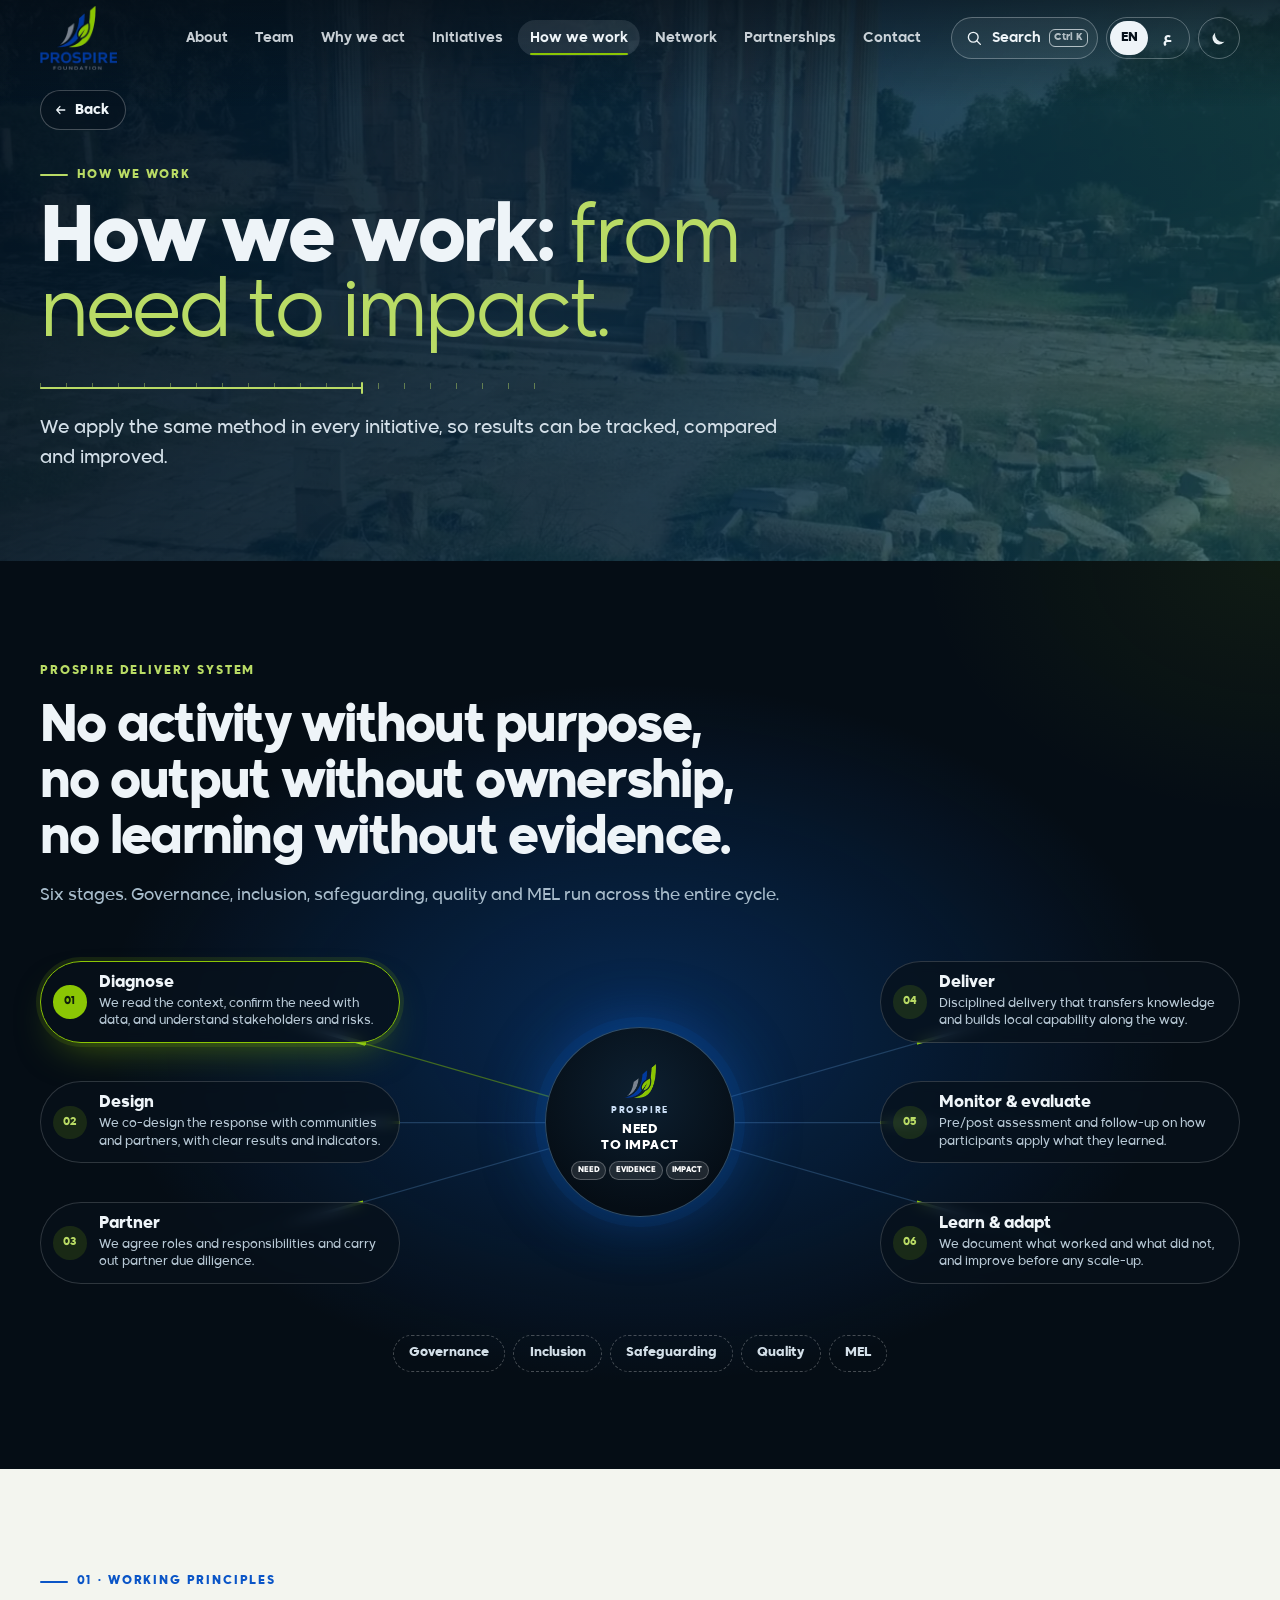
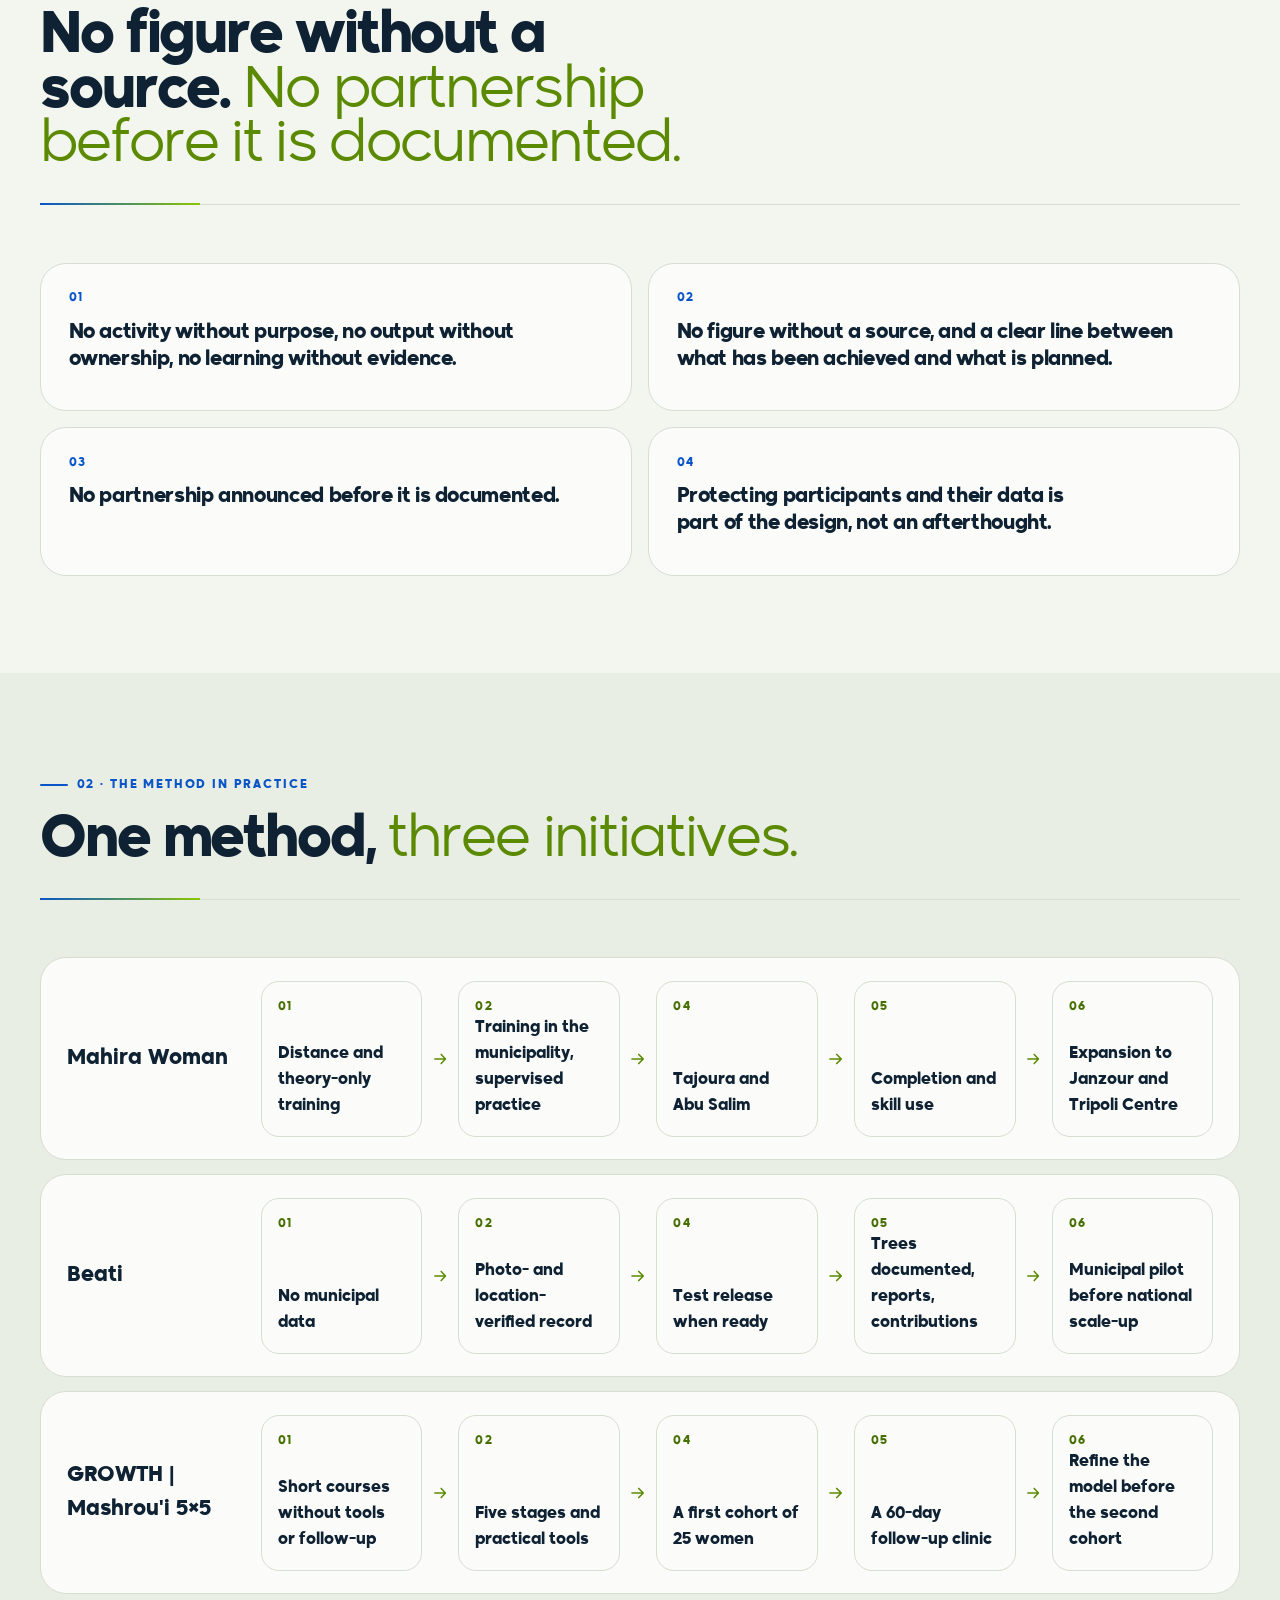
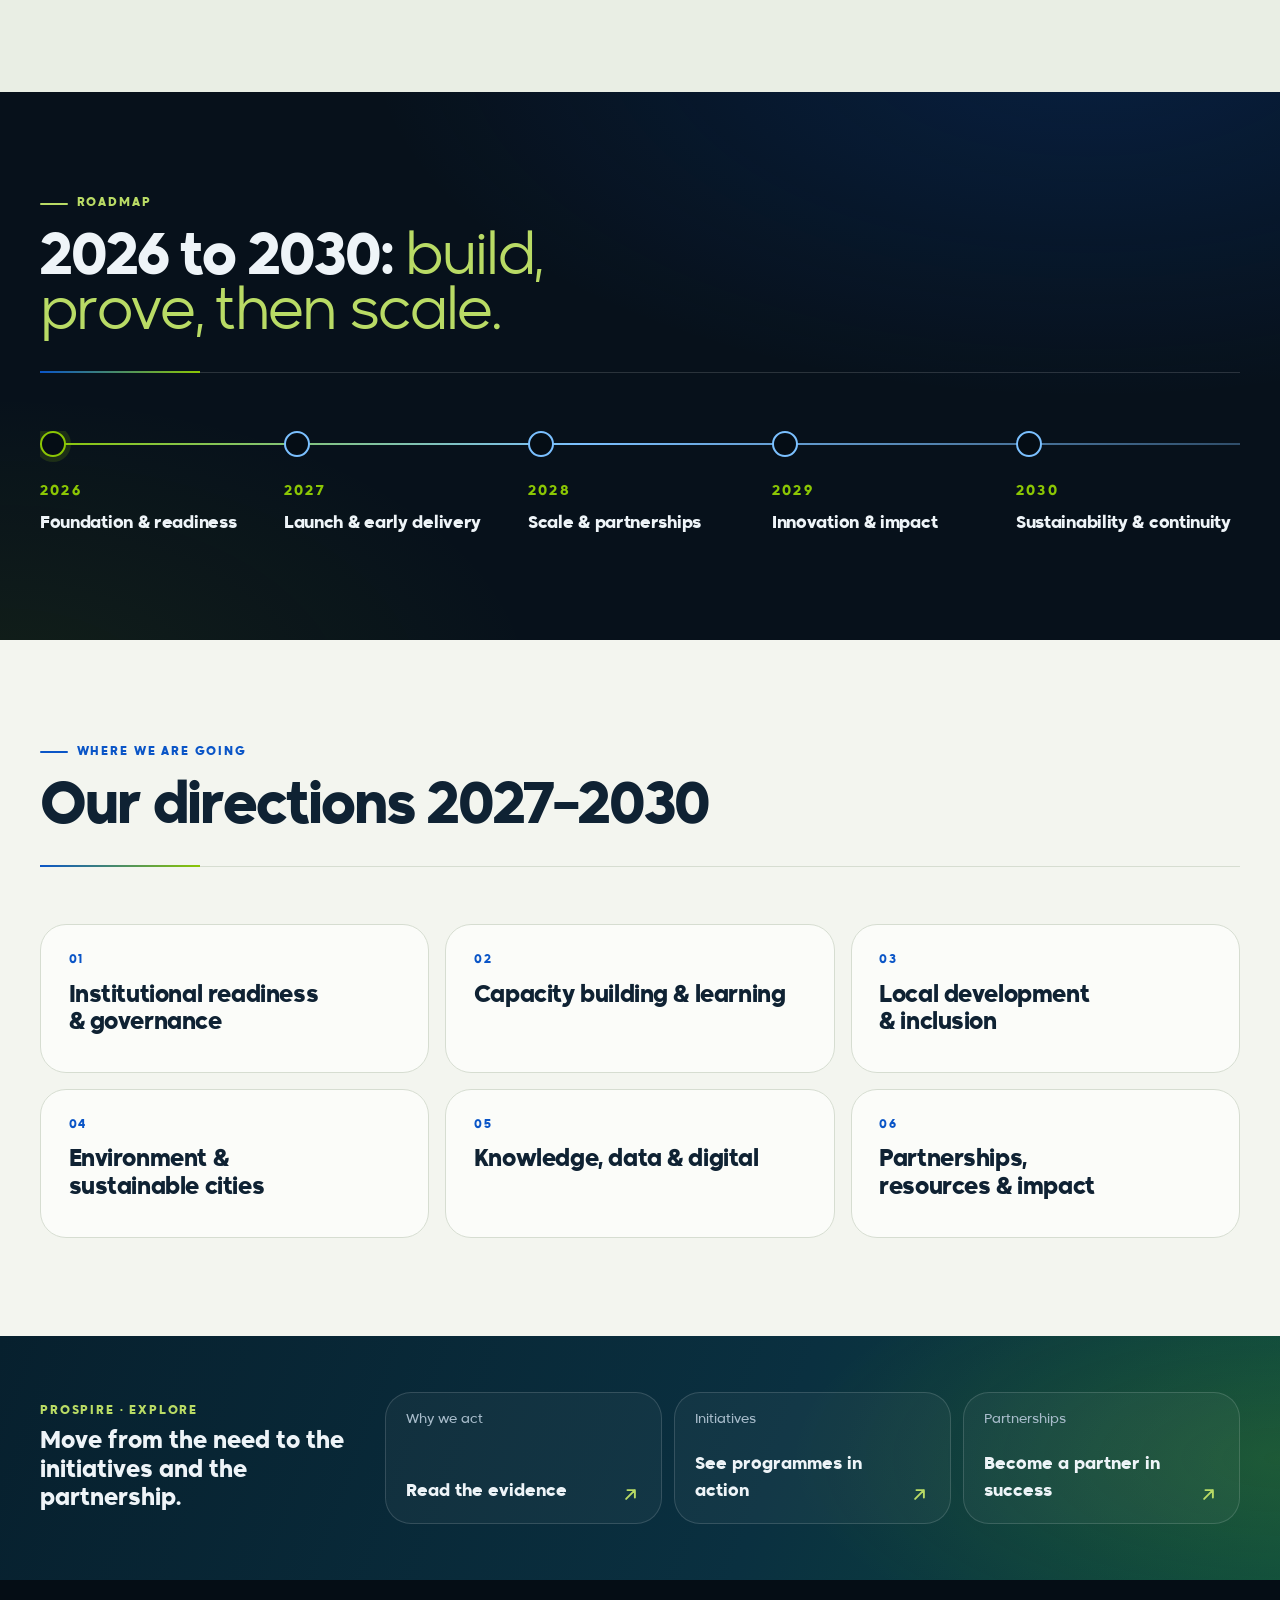
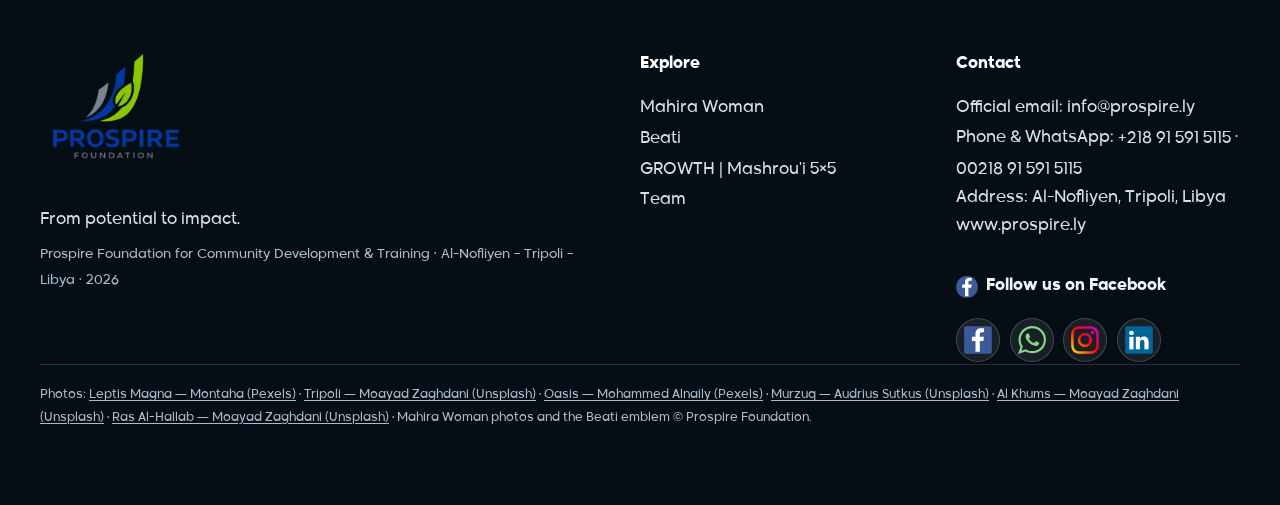
<file: method/index.html>
<!doctype html> <html lang="en" dir="ltr" data-theme="light" data-route="method"> <head> <meta charset="utf-8"><meta name="robots" content="noindex, nofollow"> <base href="../"> <meta name="viewport" content="width=device-width,initial-scale=1,viewport-fit=cover"> <meta name="theme-color" content="#f3f5ef"> <meta name="color-scheme" content="light dark"> <title>How we work — Prospire Foundation</title> <meta name="description" content="Our six-step method from need to impact: diagnose, design, partner, deliver, monitor &amp; evaluate, learn &amp; adapt."> <link rel="canonical" href="https://www.prospire.ly/method/"> <link rel="alternate" hreflang="en" href="https://www.prospire.ly/method/?lang=en"> <link rel="alternate" hreflang="ar" href="https://www.prospire.ly/method/?lang=ar"> <link rel="alternate" hreflang="x-default" href="https://www.prospire.ly/method/"> <meta property="og:type" content="website"> <meta property="og:site_name" content="Prospire Foundation · مؤسسة بروسباير"> <meta property="og:title" content="كيف نعمل — مؤسسة بروسباير | How we work — Prospire Foundation"> <meta property="og:description" content="منهجنا في ست خطوات من الحاجة إلى الأثر: التشخيص، التصميم، الشراكة، التنفيذ، المتابعة والتقييم، التعلّم والتكيّف. — Our six-step method from need to impact: diagnose, design, partner, deliver, monitor &amp; evaluate, learn &amp; adapt."> <meta property="og:url" content="https://www.prospire.ly/method/"> <meta property="og:image" content="https://www.prospire.ly/assets/img/og-image.jpg"> <meta property="og:image:width" content="1200"> <meta property="og:image:height" content="630"> <meta property="og:image:alt" content="Prospire Foundation · مؤسسة بروسباير"> <meta property="og:locale" content="en_GB"> <meta property="og:locale:alternate" content="ar_LY"> <meta name="twitter:card" content="summary_large_image"> <link rel="icon" href="favicon.ico"> <link rel="apple-touch-icon" href="assets/img/apple-touch-icon.png"> <link rel="preload" href="assets/fonts/madani-bold.woff2" as="font" type="font/woff2" crossorigin> <link rel="preload" href="assets/fonts/madani-regular.woff2" as="font" type="font/woff2" crossorigin> <script>!function(){var e=document.documentElement,t="en",a=null;try{var r=new URLSearchParams(location.search);r.get("lang")&&localStorage.setItem("prospire-lang",r.get("lang")),r.get("theme")&&localStorage.setItem("prospire-theme",r.get("theme")),t=localStorage.getItem("prospire-lang")||"en",a=localStorage.getItem("prospire-theme")}catch(e){}a||(a=window.matchMedia&&matchMedia("(prefers-color-scheme: dark)").matches?"dark":"light"),e.lang="ar"===t?"ar":"en",e.dir="ar"===t?"rtl":"ltr",e.setAttribute("data-theme","dark"===a?"dark":"light");var o=e.getAttribute("data-route"),l=location.hash,m=!(o&&"home"!==o||l&&0===l.indexOf("#/")&&"#/home"!==l);e.className+=" js"+(m?" is-intro":"")}()</script> <link rel="stylesheet" href="assets/css/styles.css"> </head> <body data-build="V5-SIGNATURE-MOTION"> <a class="skip-link" href="#main"><span data-en>Skip to content</span><span data-ar>تخطَّ إلى المحتوى</span></a> <header class="site-header" id="siteHeader"> <div class="shell header-row"> <a class="brand" href="./" data-label-en="Prospire Foundation — home" data-label-ar="مؤسسة بروسباير — الرئيسية"><img src="assets/img/prospire-logo.png" alt="Prospire Foundation" data-alt-ar="مؤسسة بروسباير" width="500" height="500" decoding="async"></a> <nav class="desktop-nav" data-label-en="Primary" data-label-ar="التنقل الرئيسي"> <span class="nav-indicator" aria-hidden="true"></span><a data-nav="about" href="about/"><span data-en>About</span><span data-ar>عن المؤسسة</span></a><a data-nav="team" href="team/"><span data-en>Team</span><span data-ar>الفريق</span></a><a data-nav="why" href="why/"><span data-en>Why we act</span><span data-ar>لماذا أطلقنا مبادراتنا</span></a><a data-nav="initiatives" href="initiatives/"><span data-en>Initiatives</span><span data-ar>المبادرات</span></a><a data-nav="method" href="method/"><span data-en>How we work</span><span data-ar>كيف نعمل</span></a><a data-nav="network" href="network/"><span data-en>Network</span><span data-ar>الامتداد الوطني</span></a><a data-nav="partnerships" href="partnerships/"><span data-en>Partnerships</span><span data-ar>الشراكات</span></a><a data-nav="contact" href="contact/"><span data-en>Contact</span><span data-ar>التواصل</span></a> </nav> <div class="actions"> <button class="cmdk-trigger" type="button" data-cmdk-open aria-haspopup="dialog" aria-keyshortcuts="Control+K Meta+K" data-label-en="Search pages" data-label-ar="البحث في الصفحات"> <svg viewBox="0 0 24 24" aria-hidden="true"><circle cx="11" cy="11" r="6.5"></circle><path d="m16 16 4.5 4.5"></path></svg><span class="cmdk-trigger-label"><span data-en>Search</span><span data-ar>بحث</span></span><kbd>⌘K</kbd> </button> <div class="lang-switch" role="group" data-label-en="Language" data-label-ar="اللغة"> <span class="lang-thumb" aria-hidden="true"></span> <button class="lang-btn" type="button" data-lang="en" lang="en" aria-label="English">EN</button> <button class="lang-btn" type="button" data-lang="ar" lang="ar" aria-label="العربية">ع</button> </div> <button class="icon-btn theme-toggle" id="themeToggle" type="button" data-label-en="Switch to dark theme" data-label-ar="التبديل إلى الوضع الداكن"> <svg class="theme-icon" viewBox="0 0 24 24" aria-hidden="true"> <mask id="themeMask"><rect width="24" height="24" fill="#fff"></rect><circle class="theme-bite" cx="24" cy="4" r="7" fill="#000"></circle></mask> <circle class="theme-core" cx="12" cy="12" r="5" mask="url(#themeMask)"></circle> <g class="theme-rays"><path d="M12 1.5v2.2M12 20.3v2.2M1.5 12h2.2M20.3 12h2.2M4.6 4.6l1.5 1.5M17.9 17.9l1.5 1.5M4.6 19.4l1.5-1.5M17.9 6.1l1.5-1.5"></path></g> </svg> </button> <button class="icon-btn menu-btn" id="menuToggle" type="button" aria-expanded="false" aria-controls="mobileMenu" data-label-en="Menu" data-label-ar="القائمة"> <span class="menu-lines" aria-hidden="true"><i></i><i></i></span> </button> </div> </div> <div class="scroll-progress" aria-hidden="true"><i></i></div> </header> <nav class="mobile-menu" id="mobileMenu" data-label-en="Menu" data-label-ar="القائمة" inert> <div class="shell mobile-menu-inner"> <a data-nav="about" href="about/"><small>01</small><span data-en>About</span><span data-ar>عن المؤسسة</span><span class="arr" data-arr="e" aria-hidden="true"></span></a><a data-nav="team" href="team/"><small>02</small><span data-en>Team</span><span data-ar>الفريق</span><span class="arr" data-arr="e" aria-hidden="true"></span></a><a data-nav="why" href="why/"><small>03</small><span data-en>Why we act</span><span data-ar>لماذا أطلقنا مبادراتنا</span><span class="arr" data-arr="e" aria-hidden="true"></span></a><a data-nav="initiatives" href="initiatives/"><small>04</small><span data-en>Initiatives</span><span data-ar>المبادرات</span><span class="arr" data-arr="e" aria-hidden="true"></span></a><a data-nav="method" href="method/"><small>05</small><span data-en>How we work</span><span data-ar>كيف نعمل</span><span class="arr" data-arr="e" aria-hidden="true"></span></a><a data-nav="network" href="network/"><small>06</small><span data-en>National network</span><span data-ar>الامتداد الوطني</span><span class="arr" data-arr="e" aria-hidden="true"></span></a><a data-nav="partnerships" href="partnerships/"><small>07</small><span data-en>Partnerships</span><span data-ar>الشراكات</span><span class="arr" data-arr="e" aria-hidden="true"></span></a><a data-nav="contact" href="contact/"><small>08</small><span data-en>Contact</span><span data-ar>التواصل</span><span class="arr" data-arr="e" aria-hidden="true"></span></a> </div> </nav> <button class="global-back" id="globalBack" type="button" hidden> <span class="arr" data-arr="w" aria-hidden="true"></span><span data-en>Back</span><span data-ar>رجوع</span> </button> <main id="main"> <section class="view" data-view="home"> <section class="hero"> <div class="hero-bg" role="img" data-label-en="Arch at Leptis Magna, Libya (photo: Montaha, Pexels)" data-label-ar="قوس في لبدة الكبرى، ليبيا (تصوير: Montaha، Pexels)"></div> <div class="shell hero-grid"> <div> <div class="kicker"><span data-en>PROSPIRE FOUNDATION · LIBYA</span><span data-ar>مؤسسة بروسباير · ليبيا</span></div> <h1> <span data-en>From potential<br>to <em>impact.</em></span><span data-ar>من الإمكانات<br>إلى <em>الأثر.</em></span> </h1> <div class="measure-rule" aria-hidden="true"><i></i></div> <p class="hero-lead"> <span data-en>Prospire Foundation for Community Development &amp; Training is a Libyan foundation registered with the Civil Society Commission under registration no. 2026-47-100.</span><span data-ar>مؤسسة بروسباير للتنمية المجتمعية والتدريب مؤسسة ليبية مسجّلة لدى مفوضية المجتمع المدني تحت رقم القيد 2026-47-100.</span> </p> <div class="hero-pill-row"> <span class="sustain-pill"><span data-en>Mahira Woman · Beati · GROWTH | Mashrou'i 5×5</span><span data-ar>امرأة ماهرة · بيئتي · GROWTH | مشروعي 5×5</span></span> </div> <div class="hero-actions"> <a class="button primary" href="initiatives/"><span data-en>Explore our initiatives</span><span data-ar>استكشف مبادراتنا</span><span class="arr" data-arr="se" aria-hidden="true"></span></a><a class="button ghost" href="contact/?topic=partnership"><span data-en>Discuss a partnership</span><span data-ar>ناقش فرصة شراكة</span><span class="arr" data-arr="ne" aria-hidden="true"></span></a> </div> </div> <div data-label-en="Prospire operating principles" data-label-ar="مبادئ عمل بروسباير" class="hero-index principles-panel"> <div class="principles-label"><span data-en>HOW WE OPERATE</span><span data-ar>كيف نعمل</span></div> <article class="principle-row"> <span class="principle-no">01</span> <div class="principle-copy"> <b><span data-en>Start with evidence</span><span data-ar>نبدأ بالدليل</span></b><small><span data-en>We read the context, confirm the need with data, and understand stakeholders and risks.</span><span data-ar>نقرأ السياق، ونتحقق من الحاجة بالبيانات، ونفهم أصحاب المصلحة والمخاطر.</span></small> </div> </article> <article class="principle-row"> <span class="principle-no">02</span> <div class="principle-copy"> <b><span data-en>Build capability while delivering</span><span data-ar>نبني القدرة أثناء التنفيذ</span></b><small><span data-en>Disciplined delivery that transfers knowledge and builds local capability along the way.</span><span data-ar>تنفيذ منضبط ينقل المعرفة ويبني القدرات المحلية أثناء العمل.</span></small> </div> </article> <article class="principle-row"> <span class="principle-no">03</span> <div class="principle-copy"> <b><span data-en>Learn with accountability</span><span data-ar>نتعلم بمساءلة</span></b><small><span data-en>We document what worked and what did not, and improve before any scale-up.</span><span data-ar>نوثق ما نجح وما لم ينجح، ونحسّن قبل أي توسع.</span></small> </div> </article> </div> </div> <button class="scroll-cue" type="button" data-scroll-next><span data-en>Scroll</span><span data-ar>مرّر للأسفل</span><i aria-hidden="true"></i></button> </section> <section class="section"> <div class="shell"> <div class="section-head reveal"> <div><span class="section-no"><span data-en>01 · WHO WE ARE</span><span data-ar>01 · من نحن</span></span></div> <div> <h2><span data-en>A new institution. <em>Decades of experience.</em></span><span data-ar>مؤسسة جديدة… <em>وخبرة تمتد عقوداً.</em></span></h2> <p class="lede"> <span data-en>Prospire is a Libyan non-profit civil society foundation based in Tripoli, founded by professionals in international programme leadership, governance, management, law, education and technology. We design, deliver and measure development programmes, and provide research, evaluation and field verification for local and international partners.</span><span data-ar>بروسباير مؤسسة مجتمع مدني ليبية غير ربحية مقرها طرابلس، أسسها فريق من المختصين في قيادة البرامج الدولية والحوكمة والإدارة والقانون والتعليم والتقنية. نصمّم البرامج التنموية وننفّذها ونقيس أثرها، ونقدّم الدراسات والتقييم والتحقق الميداني للشركاء المحليين والدوليين.</span> </p> </div> </div> <div class="identity-editorial reveal"> <article class="identity-feature"> <span class="num"><span data-en>VISION</span><span data-ar>الرؤية</span></span> <h3><span data-en>A Libya where no one is left behind: stronger communities, more effective institutions, and more sustainable and resilient cities.</span><span data-ar>ليبيا لا يُترك فيها أحد خلف الركب: مجتمعات أكثر قدرة، ومؤسسات أكثر فاعلية، ومدن أكثر استدامة ومرونة.</span></h3> <a class="text-link" href="about/"><span data-en>About Prospire</span><span data-ar>عن بروسباير</span><span class="arr" data-arr="ne" aria-hidden="true"></span></a> </article> <div class="identity-stack"> <article class="identity-panel"> <span class="num"><span data-en>MISSION</span><span data-ar>الرسالة</span></span> <h3><span data-en>We turn needs into measurable impact.</span><span data-ar>نحوّل الاحتياج إلى أثر يُقاس.</span></h3><p><span data-en>Designed with people. Delivered to international standards. Measured by real change.</span><span data-ar>نصمّم مع الناس، وننفّذ بمعايير دولية، ونقيس ما تغيّر فعلاً.</span></p> </article> </div> </div> <div class="values-band reveal" role="group" data-label-en="Values" data-label-ar="القيم"> <span class="values-label"><span data-en>VALUES</span><span data-ar>القيم</span></span> <div class="marquee" data-marquee> <ul class="marquee-list"> <li><span data-en>Integrity</span><span data-ar>النزاهة</span></li> <li><span data-en>Inclusion</span><span data-ar>الشمول</span></li> <li><span data-en>Accountability</span><span data-ar>المساءلة</span></li> <li><span data-en>Quality &amp; learning</span><span data-ar>الجودة والتعلّم</span></li> <li><span data-en>Sustainability</span><span data-ar>الاستدامة</span></li> </ul> </div> </div> </div> </section> <section class="section dark"> <div class="shell"> <div class="section-head reveal"> <div><span class="section-no"><span data-en>02 · WHY PROSPIRE</span><span data-ar>02 · لماذا نحن</span></span></div> <div> <h2><span data-en>From Tripoli, <em>for all of Libya.</em></span><span data-ar>من طرابلس… <em>إلى كل ليبيا.</em></span></h2> <p class="lede"><span data-en>Headquartered in Tripoli, national in scope. Our team has planned and delivered about 135 municipal electoral processes, run a national awareness campaign across 20 municipalities, and built working relationships with more than 40 municipal councils. We are ready to deliver programmes with partners anywhere in Libya.</span><span data-ar>مقرنا في طرابلس، ونطاق عملنا وطني. خطّط فريقنا ونفّذ نحو 135 عملية انتخابية بلدية، وأدار حملة توعية وطنية في 20 بلدية، وبنى شبكة عمل مع أكثر من 40 مجلساً بلدياً؛ ونحن جاهزون لتنفيذ البرامج مع الشركاء في أي منطقة من ليبيا.</span></p> <p class="lede"><span data-en>● Headquarters: Tripoli · ● Scope: all of Libya</span><span data-ar>● المقر: طرابلس · ● نطاق العمل: كل ليبيا</span></p> </div> </div> <div class="team-numbers"> <div class="tn"><strong>+40</strong><p><span data-en>years of senior leadership in oil &amp; gas, major projects and elections — combined across team members</span><span data-ar>عاماً من القيادة العليا في النفط والغاز والمشروعات الكبرى والانتخابات — مجتمعةً لدى أعضاء الفريق</span></p></div> <div class="tn"><strong>~135</strong><p><span data-en>municipal electoral processes (about 135)</span><span data-ar>عملية انتخابية بلدية (نحو 135)</span></p></div> <div class="tn"><strong>20</strong><p><span data-en>municipalities in a national awareness campaign</span><span data-ar>بلدية في حملة توعية وطنية</span></p></div> <div class="tn"><strong>+20</strong><p><span data-en>years of education leadership — combined across team members</span><span data-ar>عاماً في القيادة التعليمية — مجتمعةً لدى أعضاء الفريق</span></p></div> <div class="tn"><strong>+13</strong><p><span data-en>years in operations and projects — combined across team members</span><span data-ar>عاماً في العمليات والمشاريع — مجتمعةً لدى أعضاء الفريق</span></p></div> <div class="tn"><strong>9</strong><p><span data-en>international bodies the team has worked with: UNDP · GIZ · IFES · NDI · Cowater · Chemonics · BDO · OSCE/ODIHR · UN missions</span><span data-ar>جهات دولية عمل معها الفريق: UNDP · GIZ · IFES · NDI · Cowater · Chemonics · BDO · OSCE/ODIHR · بعثات الأمم المتحدة</span></p></div> </div> <p class="lede"><span data-en>Governance ready before operation: General Assembly · Board · Executive Management · 15 institutional policies including safeguarding &amp; PSEA, integrity &amp; anti-fraud, due diligence, procurement and data protection · delegation-of-authority matrix · Strategic Plan 2027–2030</span><span data-ar>حوكمة جاهزة قبل التشغيل: جمعية عمومية · مجلس إدارة · إدارة تنفيذية · 15 سياسة مؤسسية منها الحماية ومنع الاستغلال، والنزاهة ومكافحة الاحتيال، والعناية الواجبة، والمشتريات، وحماية البيانات · مصفوفة صلاحيات · خطة استراتيجية 2027–2030</span></p> <p class="fine-note"><span data-en>Figures reflect the documented professional experience of individual team members, not Prospire's institutional track record or formal partnerships. Bodies are named in text only, without logos.</span><span data-ar>الأرقام خبرات مهنية موثقة لأعضاء الفريق بصفتهم الفردية، ولا تمثل سجلاً تنفيذياً لبروسباير ولا شراكات رسمية مع الجهات المذكورة. تُكتب أسماء الجهات نصاً دون شعارات.</span></p> <div class="section-cta"><a class="button primary" href="team/"><span data-en>Meet the team</span><span data-ar>تعرّف على الفريق</span><span class="arr" data-arr="ne" aria-hidden="true"></span></a></div> </div> </section> <section class="section services-preview"> <div class="shell"> <div class="section-head reveal"> <div><span class="section-no"><span data-en>03 · WHAT WE OFFER</span><span data-ar>03 · ماذا نقدّم</span></span></div> <div> <h2><span data-en>Specific services, <em>to international standards.</em></span><span data-ar>خدمات محددة… <em>بمعايير الجهات الدولية.</em></span></h2> <p class="lede"><span data-en>Sectors: Local governance &amp; civic participation · Women &amp; youth economic empowerment · Inclusion &amp; disability · Environment &amp; sustainable cities · Education &amp; skills · Digital transformation</span><span data-ar>القطاعات: الحوكمة المحلية والمشاركة المدنية · التمكين الاقتصادي للمرأة والشباب · الإدماج والإعاقة · البيئة والمدن المستدامة · التعليم وتنمية المهارات · التحول الرقمي</span></p> </div> </div> <div class="service-editorial reveal"> <a class="service-row" href="contact/?topic=programme"><span class="service-no">01</span> <div> <h3><span data-en>Research &amp; Studies</span><span data-ar>الدراسات والبحوث</span></h3> <p><span data-en>Needs assessments · baseline studies · field surveys &amp; focus groups · stakeholder analysis · market &amp; feasibility studies · policy papers</span><span data-ar>تقييم الاحتياجات · دراسات خط الأساس · المسوح الميدانية ومجموعات التركيز · تحليل أصحاب المصلحة · دراسات السوق والجدوى · أوراق السياسات</span></p> <p class="service-basis"><small><span data-en>Built on: the team’s national-level statistics and analysis experience</span><span data-ar>يستند إلى: خبرة الفريق في الإحصاء والتحليل على المستوى الوطني</span></small></p> </div> <span class="service-arrow arr" data-arr="ne" aria-hidden="true"></span></a> <a class="service-row" href="contact/?topic=programme"><span class="service-no">02</span> <div> <h3><span data-en>Monitoring, Evaluation &amp; Learning (MEL)</span><span data-ar>المتابعة والتقييم والتعلّم (MEL)</span></h3> <p><span data-en>Results frameworks &amp; indicators · monitoring systems · mid-term &amp; final evaluations · impact measurement · feedback &amp; complaints mechanisms</span><span data-ar>أطر النتائج والمؤشرات · أنظمة المتابعة · التقييم المرحلي والنهائي · قياس الأثر · آليات التغذية الراجعة والشكاوى</span></p> <p class="service-basis"><small><span data-en>Built on: managing about 135 municipal electoral processes and a national campaign across 20 municipalities</span><span data-ar>يستند إلى: إدارة نحو 135 عملية انتخابية بلدية وحملة وطنية في 20 بلدية</span></small></p> </div> <span class="service-arrow arr" data-arr="ne" aria-hidden="true"></span></a> <a class="service-row featured" href="contact/?topic=programme"><span class="service-no">03</span> <div> <h3><span data-en>Third-Party Monitoring (TPM)</span><span data-ar>التحقق والمتابعة من طرف ثالث (TPM)</span></h3> <p><span data-en>Independent field verification of delivery and outputs · visits documented with photo and GPS · beneficiary verification · independent reports to the donor</span><span data-ar>التحقق الميداني المستقل من التنفيذ والمخرجات · زيارات موثقة بالصور والإحداثيات · التحقق من المستفيدين · تقارير مستقلة للجهة المانحة</span></p> <p class="service-scope"><small><span data-en>This service is offered only for programmes run by other organisations and does not cover programmes Prospire delivers.</span><span data-ar>الخدمة تُقدَّم لبرامج جهات أخرى فقط ولا تشمل برامج تنفذها بروسباير.</span></small></p> <p class="service-basis"><small><span data-en>Built on: experience running field and logistics operations across Libya</span><span data-ar>يستند إلى: خبرة في إدارة عمليات ميدانية ولوجستية على مستوى ليبيا</span></small></p> </div> <span class="service-arrow arr" data-arr="ne" aria-hidden="true"></span></a> <a class="service-row" href="contact/?topic=programme"><span class="service-no">04</span> <div> <h3><span data-en>Programme Design, Management &amp; Delivery</span><span data-ar>تصميم البرامج وإدارتها وتنفيذها</span></h3> <p><span data-en>From needs analysis and theory of change to field delivery, logistics and reporting</span><span data-ar>من تحليل الاحتياج ونظرية التغيير إلى التنفيذ الميداني واللوجستيات والتقارير</span></p> <p class="service-basis"><small><span data-en>Built on: leading programmes with UNDP, GIZ, IFES and Cowater</span><span data-ar>يستند إلى: قيادة برامج مع UNDP وGIZ وIFES وCowater</span></small></p> </div> <span class="service-arrow arr" data-arr="ne" aria-hidden="true"></span></a> <a class="service-row" href="contact/?topic=programme"><span class="service-no">05</span> <div> <h3><span data-en>Training &amp; Capacity Building</span><span data-ar>التدريب وبناء القدرات</span></h3> <p><span data-en>Training for municipalities, institutions and CSOs · training of trainers · curriculum and content development</span><span data-ar>تدريب البلديات والمؤسسات ومنظمات المجتمع المدني · تدريب المدربين · تطوير المناهج والمحتوى التدريبي</span></p> <p class="service-basis"><small><span data-en>Built on: 20+ years of education leadership and curriculum development</span><span data-ar>يستند إلى: أكثر من 20 عاماً في القيادة التعليمية وتطوير المناهج</span></small></p> </div> <span class="service-arrow arr" data-arr="ne" aria-hidden="true"></span></a> <a class="service-row" href="contact/?topic=programme"><span class="service-no">06</span> <div> <h3><span data-en>Governance &amp; Institutional Development</span><span data-ar>الحوكمة والتطوير المؤسسي</span></h3> <p><span data-en>Local governance and municipal support · elections and civic participation · policies and internal systems · regulatory legal advice</span><span data-ar>الحوكمة المحلية ودعم البلديات · الانتخابات والمشاركة المدنية · السياسات والأنظمة الداخلية · الاستشارات القانونية التنظيمية</span></p> <p class="service-basis"><small><span data-en>Built on: leading the Central Committee for Municipal Council Elections and its legal team</span><span data-ar>يستند إلى: قيادة اللجنة المركزية لانتخابات المجالس البلدية وفريقها القانوني</span></small></p> </div> <span class="service-arrow arr" data-arr="ne" aria-hidden="true"></span></a> <a class="service-row" href="contact/?topic=programme"><span class="service-no">07</span> <div> <h3><span data-en>Digital Solutions &amp; Data</span><span data-ar>الحلول الرقمية والبيانات</span></h3> <p><span data-en>ERP and information systems · data dashboards · information security (experience applying ISO 27001) · apps</span><span data-ar>أنظمة ERP ونظم المعلومات · لوحات البيانات · أمن المعلومات (خبرة في تطبيق معيار ISO 27001) · التطبيقات</span></p> <p class="service-basis"><small><span data-en>Built on: Odoo deployments, multi-site IT infrastructure and building the Beati app</span><span data-ar>يستند إلى: تنفيذ أنظمة Odoo وإدارة بنى تقنية متعددة المواقع وتطوير تطبيق «بيئتي»</span></small></p> </div> <span class="service-arrow arr" data-arr="ne" aria-hidden="true"></span></a> <a class="service-row" href="contact/?topic=programme"><span class="service-no">08</span> <div> <h3><span data-en>Awareness &amp; Community Outreach</span><span data-ar>التوعية والتواصل المجتمعي</span></h3> <p><span data-en>Awareness campaigns · community engagement · content and visual identity</span><span data-ar>حملات التوعية · إشراك المجتمع · المحتوى والهوية البصرية</span></p> <p class="service-basis"><small><span data-en>Built on: running the national "Lazem Ta’rif" campaign and the "Shabab Vote" youth initiative</span><span data-ar>يستند إلى: إدارة حملة «لازم تعرف» الوطنية ومبادرة «Shabab Vote»</span></small></p> </div> <span class="service-arrow arr" data-arr="ne" aria-hidden="true"></span></a> </div> <p class="fine-note"><span data-en>Services build on the documented professional experience of individual team members.</span><span data-ar>تستند الخدمات إلى الخبرات المهنية الموثقة لأعضاء الفريق بصفتهم الفردية.</span></p> </div> </section> <section class="section soft"> <div class="shell"> <div class="section-head reveal"> <div><span class="section-no"><span data-en>04 · WHY WE LAUNCHED OUR INITIATIVES</span><span data-ar>04 · لماذا أطلقنا مبادراتنا؟</span></span></div> <div> <h2><span data-en>The need, <em>as the data shows it.</em></span><span data-ar>الحاجة <em>كما تثبتها البيانات.</em></span></h2> <p class="lede"><span data-en>We start with a need confirmed by data and studies, then design the response and measure its impact. These are the challenges that led us to launch our three initiatives.</span><span data-ar>نبدأ بحاجة تثبتها البيانات والدراسات، ثم نصمم الاستجابة ونقيس أثرها. هذه هي التحديات التي دفعتنا إلى إطلاق مبادراتنا الثلاث.</span></p> </div> </div> <div class="grid g3 why-teasers"> <article class="card link why-card env" data-route="why"> <span class="num"><span data-en>01 · ENVIRONMENT → BEATI</span><span data-ar>01 · البيئة ← بيئتي</span></span> <strong class="why-big">~95%</strong> <h3><span data-en>of Libya is desert or semi-desert (about 95%)</span><span data-ar>من أراضي ليبيا صحراوية أو شبه صحراوية (نحو 95%)</span></h3> <small class="src">UNDP, 2024</small> <span class="arrow arr" data-arr="ne" aria-hidden="true"></span> </article> <article class="card link why-card women" data-route="why"> <span class="num"><span data-en>02 · WOMEN → MAHIRA WOMAN</span><span data-ar>02 · المرأة ← امرأة ماهرة</span></span> <strong class="why-big">95%</strong> <h3><span data-en>of employed women in Libya work in the public sector</span><span data-ar>من النساء العاملات في ليبيا يعملن في القطاع العام</span></h3> <small class="src">IMF Country Report No. 25/148, Box 2, p. 14</small> <span class="arrow arr" data-arr="ne" aria-hidden="true"></span> </article> <article class="card link why-card train" data-route="why"> <span class="num"><span data-en>03 · TRAINING → GROWTH | MASHROU'I 5×5</span><span data-ar>03 · التدريب ← GROWTH | مشروعي 5×5</span></span> <strong class="why-big">~50%</strong> <h3><span data-en>youth unemployment (ages 15–24)</span><span data-ar>بطالة الشباب (15–24 سنة)</span></h3> <small class="src">World Bank / ILO, 2023</small> <span class="arrow arr" data-arr="ne" aria-hidden="true"></span> </article> </div> <div class="section-cta"><a class="button blue" href="why/"><span data-en>Read the evidence</span><span data-ar>اقرأ الأدلة</span><span class="arr" data-arr="ne" aria-hidden="true"></span></a></div> </div> </section> <section class="section"> <div class="shell"> <div class="section-head reveal"> <div><span class="section-no"><span data-en>05 · INITIATIVES</span><span data-ar>05 · المبادرات</span></span></div> <div> <h2><span data-en>Three initiatives, <em>from delivery to development.</em></span><span data-ar>ثلاث مبادرات… <em>من التنفيذ إلى التطوير.</em></span></h2> <p class="lede"><span data-en>Each initiative answers a need the data confirms, and each reports where it stands — technically and administratively.</span><span data-ar>كل مبادرة تستجيب لحاجة تثبتها البيانات، وتوضح أين وصلت فنيًا وإداريًا.</span></p> </div> </div> <div class="init-grid"> <article class="init-card init-card--beati" data-route="beati"> <img src="assets/img/beati-oasis.webp" alt="Oasis lake among sand dunes in Libya" data-alt-ar="بحيرة واحة بين الكثبان الرملية في ليبيا" loading="lazy" decoding="async"> <div class="init-copy"> <span class="status"><span data-en data-field="beati.status_badge.en">In development</span><span data-ar data-field="beati.status_badge.ar">قيد التطوير</span></span> <h3><span data-en>Beati</span><span data-ar>بيئتي</span></h3> <p><span data-en>Learn, plant and make an impact</span><span data-ar>تعلّم، ازرع، واصنع أثرًا</span></p> <span class="arrow arr" data-arr="ne" aria-hidden="true"></span> </div> </article> <article class="init-card init-card--mahira" data-route="mahira"> <img src="assets/img/mahira-practice.webp" alt="Practical makeup training during the initiative" data-alt-ar="تدريب عملي على المكياج خلال المبادرة" loading="lazy" decoding="async"> <div class="init-copy"> <span class="status"><span data-en data-field="mahira-woman.status_badge.en">Ongoing</span><span data-ar data-field="mahira-woman.status_badge.ar">جارية</span></span> <h3><span data-en>Mahira Woman</span><span data-ar>امرأة ماهرة</span></h3> <p><span data-en>Skills into opportunity</span><span data-ar>من المهارة إلى الفرصة</span></p> <span class="arrow arr" data-arr="ne" aria-hidden="true"></span> </div> </article> <article class="init-card init-card--five" data-route="mashroui"> <div class="five-mark" aria-hidden="true">5×5</div> <div class="init-copy"> <span class="status"><span data-en data-field="mashroui-5x5.status_badge.en">In preparation</span><span data-ar data-field="mashroui-5x5.status_badge.ar">قيد التحضير</span></span> <h3><span data-en>GROWTH | Mashrou'i 5×5</span><span data-ar>GROWTH | مشروعي 5×5</span></h3> <p><span data-en>From idea to sustainability</span><span data-ar>من الفكرة إلى الاستدامة</span></p> <span class="arrow arr" data-arr="ne" aria-hidden="true"></span> </div> </article> </div> </div> </section> <section class="section"> <div class="shell"> <div class="section-head reveal"> <div><span class="section-no"><span data-en>06 · NATIONAL REACH</span><span data-ar>06 · الامتداد الوطني</span></span></div> <div> <h2><span data-en>Relationships across Libya, <em>built in real places.</em></span><span data-ar>علاقات عبر ليبيا، <em>مبنية في أماكن حقيقية.</em></span></h2> <p class="lede"><span data-en>A direct working network with municipal councils across West, East and South, within a national scope covering Libya's municipalities.</span><span data-ar>شبكة عمل مباشرة مع مجالس بلدية في الغرب والشرق والجنوب، ضمن نطاق وطني يغطي بلديات ليبيا.</span></p> </div> </div> <div class="map-shell reveal"> <div class="map-panel"> <div class="map-canvas" data-map="home" data-label-en="Interactive Libya national network map" data-label-ar="خريطة تفاعلية للامتداد الوطني في ليبيا"></div> <small class="map-source"><span data-en>Boundary geometry: Natural Earth / world.geo · city points use geographic coordinates.</span><span data-ar>هندسة الحدود: Natural Earth / world.geo · مواقع المدن مبنية على الإحداثيات الجغرافية.</span></small> </div> <div class="map-info"> <div class="stat"> <strong>+40</strong><span data-en>municipal councils in a direct working network across West, East and South</span><span data-ar>مجلساً بلدياً في شبكة عمل مباشرة تغطي الغرب والشرق والجنوب</span> <small><span data-en>National scope covering Libya's municipalities.</span><span data-ar>نطاق وطني يغطي بلديات ليبيا.</span></small> </div> <div class="map-readout" id="homeMapReadout"> <span class="pill"><span data-en>Interactive map</span><span data-ar>خريطة تفاعلية</span></span> <h3><span data-en>Select a location</span><span data-ar>اختر موقعًا</span></h3> <p><span data-en>Each point opens a sourced municipal brief.</span><span data-ar>تفتح كل نقطة ملفًا بلديًا موثق المصادر.</span></p> </div> <a class="button blue" href="network/"><span data-en>Explore national network</span><span data-ar>استكشف الامتداد الوطني</span><span class="arr" data-arr="ne" aria-hidden="true"></span></a> </div> </div> </div> </section> <section class="section dark"> <div class="shell"> <div class="section-head reveal"> <div><span class="section-no"><span data-en>07 · HOW WE WORK</span><span data-ar>07 · كيف نعمل</span></span></div> <div> <h2><span data-en>Six steps. <em>From need to impact.</em></span><span data-ar>ست خطوات. <em>من الحاجة إلى الأثر.</em></span></h2> <p class="lede"><span data-en>Diagnose · Design · Partner · Deliver · Monitor &amp; evaluate · Learn &amp; adapt — with feedback from the people we serve running through every step.</span><span data-ar>التشخيص · التصميم · الشراكة · التنفيذ · المتابعة والتقييم · التعلّم والتكيّف — والتغذية الراجعة من المستفيدين تمر عبر كل خطوة.</span></p> <p class="lede"><span data-en>No activity without a purpose, no output without ownership, no learning without evidence.</span><span data-ar>لا نشاط بلا غاية، ولا مخرج بلا مسؤولية، ولا تعلّم بلا دليل.</span></p> </div> </div> <div class="strategy-rail-list reveal"> <a class="strategy-rail-item" href="method/"><span>01</span><div><h3><span data-en>Diagnose</span><span data-ar>التشخيص</span></h3><p><span data-en>We read the context, confirm the need with data, and understand stakeholders and risks.</span><span data-ar>نقرأ السياق، ونتحقق من الحاجة بالبيانات، ونفهم أصحاب المصلحة والمخاطر.</span></p></div><i class="arrow arr" data-arr="ne" aria-hidden="true"></i></a> <a class="strategy-rail-item" href="method/"><span>02</span><div><h3><span data-en>Design</span><span data-ar>التصميم</span></h3><p><span data-en>We co-design the response with communities and partners, with clear results and indicators.</span><span data-ar>نصمم التدخل مع المجتمع والشركاء، بنتائج ومؤشرات واضحة.</span></p></div><i class="arrow arr" data-arr="ne" aria-hidden="true"></i></a> <a class="strategy-rail-item" href="method/"><span>03</span><div><h3><span data-en>Partner</span><span data-ar>الشراكة</span></h3><p><span data-en>We agree roles and responsibilities and carry out partner due diligence.</span><span data-ar>نحدد الأدوار والمسؤوليات، ونجري العناية الواجبة للشركاء.</span></p></div><i class="arrow arr" data-arr="ne" aria-hidden="true"></i></a> <a class="strategy-rail-item" href="method/"><span>04</span><div><h3><span data-en>Deliver</span><span data-ar>التنفيذ</span></h3><p><span data-en>Disciplined delivery that transfers knowledge and builds local capability along the way.</span><span data-ar>تنفيذ منضبط ينقل المعرفة ويبني القدرات المحلية أثناء العمل.</span></p></div><i class="arrow arr" data-arr="ne" aria-hidden="true"></i></a> <a class="strategy-rail-item" href="method/"><span>05</span><div><h3><span data-en>Monitor &amp; evaluate</span><span data-ar>المتابعة والتقييم</span></h3><p><span data-en>Pre/post assessment and follow-up on how participants apply what they learned.</span><span data-ar>قياس قبلي وبعدي، ومتابعة تطبيق ما تعلّمه المشاركون بعد البرنامج.</span></p></div><i class="arrow arr" data-arr="ne" aria-hidden="true"></i></a> <a class="strategy-rail-item" href="method/"><span>06</span><div><h3><span data-en>Learn &amp; adapt</span><span data-ar>التعلّم والتكيّف</span></h3><p><span data-en>We document what worked and what did not, and improve before any scale-up.</span><span data-ar>نوثق ما نجح وما لم ينجح، ونحسّن قبل أي توسع.</span></p></div><i class="arrow arr" data-arr="ne" aria-hidden="true"></i></a> </div> </div> </section> <section class="section"> <div class="shell"> <div class="context-photo-strip reveal"> <article class="context-photo"> <img src="assets/img/al-khums.webp" alt="Aerial view of Al Khums coast and vegetation" data-alt-ar="منظر جوي لساحل الخمس وغطائه النباتي" loading="lazy" decoding="async"> <div class="context-photo-copy"> <span class="section-no"><span data-en>08 · PARTNERSHIP</span><span data-ar>08 · الشراكة</span></span> <h3><span data-en>We are looking for partners in success.</span><span data-ar>نبحث عن شركاء نجاح.</span></h3> <p><span data-en>Partnership starts with a shared problem — not a logo wall.</span><span data-ar>الشراكة تبدأ بمشكلة مشتركة… لا بقائمة شعارات.</span></p> </div> </article> <article class="card"> <span class="num"><span data-en>START A CONVERSATION</span><span data-ar>ابدأ محادثة</span></span> <h3><span data-en>Let's design the next programme together. We welcome partners in success.</span><span data-ar>لنصمّم البرنامج القادم معاً. نرحّب بشركاء النجاح.</span></h3> <p><span data-en>We work with: international partners · ministries &amp; municipalities · the private sector · universities &amp; experts</span><span data-ar>نعمل مع: الشركاء الدوليين · الوزارات والبلديات · القطاع الخاص · الجامعات والخبراء</span></p> <div class="mini-list"> <div><b><span data-en>International partners</span><span data-ar>الشركاء الدوليون</span></b><span><span data-en>Design, delivery, co-funding</span><span data-ar>تصميم وتنفيذ وتمويل مشترك</span></span></div> <div><b><span data-en>Ministries &amp; municipalities</span><span data-ar>الوزارات والبلديات</span></b><span><span data-en>Local delivery, capability</span><span data-ar>تنفيذ محلي وبناء قدرات</span></span></div> <div><b><span data-en>Private sector</span><span data-ar>القطاع الخاص</span></b><span><span data-en>Sponsorship with results</span><span data-ar>رعاية بنتائج قابلة للقياس</span></span></div> <div><b><span data-en>Universities &amp; experts</span><span data-ar>الجامعات والخبراء</span></b><span><span data-en>Research, data, knowledge</span><span data-ar>البحث والبيانات والمعرفة</span></span></div> </div> <div class="hero-actions"><a class="button primary" href="contact/?topic=partnership"><span data-en>Contact Prospire Foundation</span><span data-ar>تواصل مع مؤسسة بروسباير</span><span class="arr" data-arr="ne" aria-hidden="true"></span></a></div> </article> </div> </div> </section> </section> <section class="view" data-view="about"> <div class="page-hero"> <div class="shell"> <div class="breadcrumbs"><span data-en>ABOUT PROSPIRE</span><span data-ar>عن بروسباير</span></div> <h1><span data-en>A new institution. <em>Decades of experience.</em></span><span data-ar>مؤسسة جديدة… <em>وخبرة تمتد عقوداً.</em></span></h1> <div class="measure-rule" aria-hidden="true"><i></i></div> <p><span data-en>Prospire is a Libyan non-profit civil society foundation based in Tripoli, founded by professionals in international programme leadership, governance, management, law, education and technology. We design, deliver and measure development programmes, and provide research, evaluation and field verification for local and international partners.</span><span data-ar>بروسباير مؤسسة مجتمع مدني ليبية غير ربحية مقرها طرابلس، أسسها فريق من المختصين في قيادة البرامج الدولية والحوكمة والإدارة والقانون والتعليم والتقنية. نصمّم البرامج التنموية وننفّذها ونقيس أثرها، ونقدّم الدراسات والتقييم والتحقق الميداني للشركاء المحليين والدوليين.</span></p> </div> </div> <section class="section"> <div class="shell"> <div class="context-photo-strip reveal"> <article class="context-photo"> <img src="assets/img/tripoli-towers.webp" alt="Tripoli towers on the sea front" data-alt-ar="أبراج طرابلس على الواجهة البحرية" loading="lazy" decoding="async"> <div class="context-photo-copy"> <span class="section-no"><span data-en>TRIPOLI · LIBYA</span><span data-ar>طرابلس · ليبيا</span></span> <h3><span data-en>We do not start with an idea in search of funding; we start with a need the data confirms, then design the response.</span><span data-ar>لا نبدأ بفكرة نبحث لها عن تمويل؛ نبدأ بحاجة تثبتها البيانات، ثم نصمم الاستجابة.</span></h3> </div> </article> <article class="card"> <span class="num"><span data-en>WHAT WE OFFER</span><span data-ar>ماذا نقدّم</span></span> <h3><span data-en>Specific services, to international standards.</span><span data-ar>خدمات محددة… بمعايير الجهات الدولية.</span></h3> <div class="mini-list"> <div><b>01</b><span><span data-en>Research &amp; Studies</span><span data-ar>الدراسات والبحوث</span></span></div> <div><b>02</b><span><span data-en>Monitoring, Evaluation &amp; Learning (MEL)</span><span data-ar>المتابعة والتقييم والتعلّم (MEL)</span></span></div> <div><b>03</b><span><span data-en>Third-Party Monitoring (TPM)</span><span data-ar>التحقق والمتابعة من طرف ثالث (TPM)</span></span></div> <div><b>04</b><span><span data-en>Programme Design, Management &amp; Delivery</span><span data-ar>تصميم البرامج وإدارتها وتنفيذها</span></span></div> <div><b>05</b><span><span data-en>Training &amp; Capacity Building</span><span data-ar>التدريب وبناء القدرات</span></span></div> <div><b>06</b><span><span data-en>Governance &amp; Institutional Development</span><span data-ar>الحوكمة والتطوير المؤسسي</span></span></div> <div><b>07</b><span><span data-en>Digital Solutions &amp; Data</span><span data-ar>الحلول الرقمية والبيانات</span></span></div> <div><b>08</b><span><span data-en>Awareness &amp; Community Outreach</span><span data-ar>التوعية والتواصل المجتمعي</span></span></div> </div> </article> </div> </div> </section> <section class="section soft"> <div class="shell"> <div class="section-head"> <div><span class="section-no"><span data-en>01 · IDENTITY</span><span data-ar>01 · الهوية</span></span></div> <div><h2><span data-en>Vision, mission <em>and values.</em></span><span data-ar>الرؤية والرسالة <em>والقيم.</em></span></h2></div> </div> <div class="grid g3"> <div class="card"><span class="num"><span data-en>VISION</span><span data-ar>الرؤية</span></span><h3><span data-en>A Libya where no one is left behind: stronger communities, more effective institutions, and more sustainable and resilient cities.</span><span data-ar>ليبيا لا يُترك فيها أحد خلف الركب: مجتمعات أكثر قدرة، ومؤسسات أكثر فاعلية، ومدن أكثر استدامة ومرونة.</span></h3></div> <div class="card"><span class="num"><span data-en>MISSION</span><span data-ar>الرسالة</span></span><h3><span data-en>We turn needs into measurable impact.</span><span data-ar>نحوّل الاحتياج إلى أثر يُقاس.</span></h3><p><span data-en>Designed with people. Delivered to international standards. Measured by real change.</span><span data-ar>نصمّم مع الناس، وننفّذ بمعايير دولية، ونقيس ما تغيّر فعلاً.</span></p></div> <div class="card"><span class="num"><span data-en>VALUES</span><span data-ar>القيم</span></span><h3><span data-en>Integrity · Inclusion · Accountability · Quality &amp; Learning · Sustainability</span><span data-ar>النزاهة · الشمول · المساءلة · الجودة والتعلّم · الاستدامة</span></h3></div> </div> </div> </section> <section class="section"> <div class="shell"> <div class="section-head"> <div><span class="section-no"><span data-en>02 · GOVERNANCE</span><span data-ar>02 · الحوكمة</span></span></div> <div> <h2><span data-en>Governance ready <em>before operation.</em></span><span data-ar>حوكمة جاهزة <em>قبل التشغيل.</em></span></h2> <p class="lede"><span data-en>General Assembly · Board · Executive Management · 15 institutional policies including safeguarding &amp; PSEA, integrity &amp; anti-fraud, due diligence, procurement and data protection · delegation-of-authority matrix · Strategic Plan 2027–2030</span><span data-ar>جمعية عمومية · مجلس إدارة · إدارة تنفيذية · 15 سياسة مؤسسية منها الحماية ومنع الاستغلال، والنزاهة ومكافحة الاحتيال، والعناية الواجبة، والمشتريات، وحماية البيانات · مصفوفة صلاحيات · خطة استراتيجية 2027–2030</span></p> </div> </div> <div class="flow reveal"> <div class="flow-step"><span>01</span><b><span data-en>General Assembly</span><span data-ar>الجمعية العمومية</span></b></div> <span class="flow-arrow" aria-hidden="true"><span class="arr" data-arr="e"></span></span> <div class="flow-step"><span>02</span><b><span data-en>Board of Directors</span><span data-ar>مجلس الإدارة</span></b></div> <span class="flow-arrow" aria-hidden="true"><span class="arr" data-arr="e"></span></span> <div class="flow-step"><span>03</span><b><span data-en>Executive Management</span><span data-ar>الإدارة التنفيذية</span></b></div> <span class="flow-arrow" aria-hidden="true"><span class="arr" data-arr="e"></span></span> <div class="flow-step"><span>04</span><b><span data-en>15 institutional policies</span><span data-ar>15 سياسة مؤسسية</span></b></div> <span class="flow-arrow" aria-hidden="true"><span class="arr" data-arr="e"></span></span> <div class="flow-step"><span>05</span><b><span data-en>Delegation-of-authority matrix</span><span data-ar>مصفوفة صلاحيات</span></b></div> </div> </div> </section> <section class="section dark"> <div class="shell"> <div class="section-head"> <div><span class="section-no"><span data-en>03 · WHY PROSPIRE</span><span data-ar>03 · لماذا نحن</span></span></div> <div><h2><span data-en>From Tripoli, <em>for all of Libya.</em></span><span data-ar>من طرابلس… <em>إلى كل ليبيا.</em></span></h2></div> </div> <div class="team-numbers"> <div class="tn"><strong>+40</strong><p><span data-en>years of senior leadership in oil &amp; gas, major projects and elections — combined across team members</span><span data-ar>عاماً من القيادة العليا في النفط والغاز والمشروعات الكبرى والانتخابات — مجتمعةً لدى أعضاء الفريق</span></p></div> <div class="tn"><strong>~135</strong><p><span data-en>municipal electoral processes (about 135)</span><span data-ar>عملية انتخابية بلدية (نحو 135)</span></p></div> <div class="tn"><strong>20</strong><p><span data-en>municipalities in a national awareness campaign</span><span data-ar>بلدية في حملة توعية وطنية</span></p></div> <div class="tn"><strong>+20</strong><p><span data-en>years of education leadership — combined across team members</span><span data-ar>عاماً في القيادة التعليمية — مجتمعةً لدى أعضاء الفريق</span></p></div> <div class="tn"><strong>+13</strong><p><span data-en>years in operations and projects — combined across team members</span><span data-ar>عاماً في العمليات والمشاريع — مجتمعةً لدى أعضاء الفريق</span></p></div> <div class="tn"><strong>9</strong><p><span data-en>international bodies the team has worked with: UNDP · GIZ · IFES · NDI · Cowater · Chemonics · BDO · OSCE/ODIHR · UN missions</span><span data-ar>جهات دولية عمل معها الفريق: UNDP · GIZ · IFES · NDI · Cowater · Chemonics · BDO · OSCE/ODIHR · بعثات الأمم المتحدة</span></p></div> </div> <p class="lede"><span data-en>Governance ready before operation: General Assembly · Board · Executive Management · 15 institutional policies including safeguarding &amp; PSEA, integrity &amp; anti-fraud, due diligence, procurement and data protection · delegation-of-authority matrix · Strategic Plan 2027–2030</span><span data-ar>حوكمة جاهزة قبل التشغيل: جمعية عمومية · مجلس إدارة · إدارة تنفيذية · 15 سياسة مؤسسية منها الحماية ومنع الاستغلال، والنزاهة ومكافحة الاحتيال، والعناية الواجبة، والمشتريات، وحماية البيانات · مصفوفة صلاحيات · خطة استراتيجية 2027–2030</span></p> <p class="fine-note"><span data-en>Figures reflect the documented professional experience of individual team members, not Prospire's institutional track record or formal partnerships. Bodies are named in text only, without logos.</span><span data-ar>الأرقام خبرات مهنية موثقة لأعضاء الفريق بصفتهم الفردية، ولا تمثل سجلاً تنفيذياً لبروسباير ولا شراكات رسمية مع الجهات المذكورة. تُكتب أسماء الجهات نصاً دون شعارات.</span></p> <div class="section-cta"><a class="button primary" href="team/"><span data-en>Meet the team</span><span data-ar>تعرّف على الفريق</span><span class="arr" data-arr="ne" aria-hidden="true"></span></a></div> </div> </section> </section> <section class="view" data-view="team"> <div class="page-hero"> <div class="shell"> <div class="breadcrumbs"><span data-en>GOVERNANCE &amp; LEADERSHIP</span><span data-ar>الحوكمة والقيادة</span></div> <h1><span data-en>National leadership. <em>International experience.</em></span><span data-ar>فريق يجمع القيادة الوطنية <em>والخبرة الدولية.</em></span></h1> <div class="measure-rule" aria-hidden="true"><i></i></div> <p><span data-en>Experience in official projects, civil society and international programmes. Select any profile for the full background.</span><span data-ar>خبرات في المشاريع الرسمية والعمل المدني والبرامج الدولية. اضغط على أي ملف للاطلاع على الخلفية كاملة.</span></p> </div> </div> <section class="section"> <div class="shell"> <div class="section-head"> <div><span class="section-no"><span data-en>01 · GOVERNANCE &amp; LEADERSHIP</span><span data-ar>01 · الحوكمة والقيادة</span></span></div> <div><h2><span data-en>General Assembly <em>and Board.</em></span><span data-ar>الجمعية العمومية <em>ومجلس الإدارة.</em></span></h2></div> </div> <div class="leadership stagger"> <article class="leader" data-person="abdulhafid"><div class="leader-photo"><img src="assets/img/team/Abdulhafid_Saad.webp" alt="Abdulhafid Saad Emhemed" data-alt-ar="أ. عبد الحفيظ سعد امحمد" loading="lazy" decoding="async"></div><div class="leader-copy"><h3><span data-en>Abdulhafid Saad Emhemed</span><span data-ar>أ. عبد الحفيظ سعد امحمد</span></h3><small><span data-en>President of the General Assembly</span><span data-ar>رئيس الجمعية العمومية</span></small><p><b><span data-en>Four decades of legal expertise</span><span data-ar>أربعة عقود من الخبرة القانونية</span></b><br><span data-en>Headed the legal team and objections committee of the Central Committee for Municipal Council Elections, former Legal Adviser to UNDP’s Local Governance project, and trainer of judges and lawyers.</span><span data-ar>ترأس الفريق القانوني ولجنة الطعون في اللجنة المركزية لانتخابات المجالس البلدية، ومستشار قانوني سابق لمشروع الحكم المحلي لدى UNDP، ومدرب للقضاة والمحامين.</span></p></div></article> <article class="leader" data-person="souf"><div class="leader-photo"><img src="assets/img/team/Souf_Aburoniya.webp" alt="Souf Mohamed Aburoniya" data-alt-ar="سوف محمد أبورونية" loading="lazy" decoding="async"></div><div class="leader-copy"><h3><span data-en>Souf Mohamed Aburoniya</span><span data-ar>سوف محمد أبورونية</span></h3><small><span data-en>Founder &amp; Chairman of the Board</span><span data-ar>المؤسس ورئيس مجلس الإدارة</span></small><p><b><span data-en>From national analytics to programme leadership</span><span data-ar>من التحليل الوطني إلى قيادة البرامج</span></b><br><span data-en>10+ years leading programmes, municipal coordination and civic engagement with UNDP, GIZ, IFES and Cowater; led statistics &amp; analysis, then national awareness &amp; education, at the Central Committee for Municipal Council Elections.</span><span data-ar>أكثر من 10 سنوات في قيادة البرامج والتنسيق البلدي والمشاركة المدنية مع UNDP وGIZ وIFES وCowater؛ قاد الإحصاء والتحليل ثم التوعية والتثقيف على مستوى ليبيا في اللجنة المركزية لانتخابات المجالس البلدية.</span></p></div></article> <article class="leader" data-person="salem"><div class="leader-photo"><img src="assets/img/team/Salem_Bentahia.webp" alt="Eng. Salem Mohamed Al-Sharif Bentahia" data-alt-ar="م. سالم محمد الشريف بن تاهية" loading="lazy" decoding="async"></div><div class="leader-copy"><h3><span data-en>Eng. Salem Mohamed Al-Sharif Bentahia</span><span data-ar>م. سالم محمد الشريف بن تاهية</span></h3><small><span data-en>Vice Chairman of the Board</span><span data-ar>نائب رئيس مجلس الإدارة</span></small><p><b><span data-en>Four decades leading major operations</span><span data-ar>أربعة عقود من قيادة المشروعات الكبرى</span></b><br><span data-en>Chemical engineer with 40+ years’ experience; led about 135 municipal electoral processes as Chair of the Central Committee, former Director-General of Electoral Operations at HNEC, and UNDP adviser.</span><span data-ar>مهندس كيميائي بخبرة تتجاوز 40 عاماً؛ قاد نحو 135 عملية انتخابية بلدية رئيساً للجنة المركزية، ومدير عام سابق للعمليات الانتخابية بالمفوضية الوطنية العليا للانتخابات، ومستشار لدى UNDP.</span></p></div></article> </div> <div class="grid g4 executive-grid board-more"> <div class="card executive-card" data-person="aljundi" data-initials="MJ"><h3><span data-en>Mohammed Abdulhamid Al-Jundi</span><span data-ar>محمد عبد الحميد الجندي</span></h3><p><span data-en>Treasurer · Training, Programmes &amp; Operations Lead</span><span data-ar>أمين الصندوق · قائد التدريب والبرامج والعمليات</span></p><small><span data-en>From plan to delivery, no detail missed</span><span data-ar>من التخطيط إلى التسليم… دون أن يفوت تفصيل</span></small></div> <div class="card executive-card" data-person="natali" data-initials="NK"><h3><span data-en>Natali Karayan</span><span data-ar>ناتالي كرايان</span></h3><p><span data-en>International Adviser · Governance &amp; Electoral Programmes</span><span data-ar>مستشارة دولية · الحوكمة والبرامج الانتخابية</span></p><small><span data-en>Electoral experience across international missions</span><span data-ar>خبرة انتخابية في بعثات دولية</span></small></div> <div class="card executive-card" data-person="alkhazimi" data-initials="MA"><h3><span data-en>Mohammed Emhimmed Alkhazimi</span><span data-ar>محمد امحمد الخازمي</span></h3><p><span data-en>Board Member · Digital Transformation</span><span data-ar>عضو مجلس الإدارة · التحول الرقمي</span></p><small><span data-en>Secure, always-on infrastructure</span><span data-ar>بنية تقنية آمنة لا تتوقف</span></small></div> <div class="card executive-card" data-person="maureen" data-initials="MT"><h3><span data-en>Maureen Tuweni</span><span data-ar>مورين الطويني</span></h3><p><span data-en>Executive Director · Vice-President of the General Assembly</span><span data-ar>المديرة التنفيذية · نائبة رئيس الجمعية العمومية</span></p><small><span data-en>Education leadership that makes a difference</span><span data-ar>قيادة تربوية تصنع الفرق</span></small></div> </div> </div> </section> <section class="section soft"> <div class="shell"> <div class="section-head"> <div><span class="section-no"><span data-en>02 · EXECUTIVE TEAM</span><span data-ar>02 · الفريق التنفيذي</span></span></div> <div><h2><span data-en>A complete delivery team — <em>from partnerships to technology.</em></span><span data-ar>فريق تنفيذ متكامل… <em>من الشراكات إلى التقنية.</em></span></h2></div> </div> <div class="grid g4 executive-grid"> <div class="card executive-card" data-person="mbentahia" data-initials="MB"><h3><span data-en>Eng. Mohamed Salem Bentahia</span><span data-ar>م. محمد سالم بن تاهية</span></h3><p><span data-en>Programme &amp; Project Manager</span><span data-ar>مدير البرامج والمشاريع</span></p><small><span data-en>From field operations to digital platforms</span><span data-ar>من العمليات الميدانية إلى المنصات الرقمية</span></small></div> <div class="card executive-card" data-person="jinan" data-initials="JI"><h3><span data-en>Jinan Issa</span><span data-ar>جنان عيسى</span></h3><p><span data-en>Head of Strategy &amp; Communications</span><span data-ar>رئيسة الاستراتيجية والاتصال</span></p><small><span data-en>Protection and partnerships to UN standards</span><span data-ar>الحماية والشراكات بمعايير أممية</span></small></div> <div class="card executive-card" data-person="fady" data-initials="FE"><h3><span data-en>Fady Nagib Elmarzugi</span><span data-ar>فادي نجيب المرزوقي</span></h3><p><span data-en>Strategic Planning Lead</span><span data-ar>مسؤول التخطيط الاستراتيجي</span></p><small><span data-en>Reading the market before the decision</span><span data-ar>قراءة السوق قبل القرار</span></small></div> <div class="card executive-card" data-person="esraa" data-initials="IT"><h3><span data-en>Israa Rashad Tarbaghia</span><span data-ar>إسراء رشاد طرباقية</span></h3><p><span data-en>Board Member · Technical Solutions &amp; Services Lead</span><span data-ar>عضو مجلس الإدارة · قائدة الحلول والخدمات التقنية</span></p><small><span data-en>Systems that turn management into data</span><span data-ar>أنظمة تحوّل الإدارة إلى بيانات</span></small></div> <div class="card executive-card has-photo" data-person="darbi"><img class="exec-photo" src="assets/img/team/Mustafa_Darbi.webp" alt="Mustafa Darbi" data-alt-ar="مصطفى دربي" loading="lazy" decoding="async"><h3><span data-en>Mustafa Darbi</span><span data-ar>مصطفى دربي</span></h3><p><span data-en>Business Development · Rapporteur of the General Assembly</span><span data-ar>تطوير الأعمال · مقرر الجمعية العمومية</span></p><small><span data-en>Accurate data, new opportunities</span><span data-ar>بيانات دقيقة وفرص جديدة</span></small></div> <div class="card executive-card" data-person="ayman" data-initials="AH"><h3><span data-en>Ayman Hinshiri</span><span data-ar>أيمن الهنشيري</span></h3><p><span data-en>Design &amp; Visual Identity Lead</span><span data-ar>مسؤول التصميم والهوية البصرية</span></p><small><span data-en>Visual identity that tells the impact story</span><span data-ar>هوية بصرية تحكي الأثر</span></small></div> </div> <p class="source"><span data-en>Display order does not imply rank or reporting lines. Experience listed is the individual professional experience of team members and does not imply current formal partnerships between Prospire and the bodies named.</span><span data-ar>ترتيب العرض لا يعني أولوية ولا تبعية. الخبرات المذكورة خبرات مهنية فردية لأعضاء الفريق، ولا تعني شراكات رسمية حالية لبروسباير مع الجهات المذكورة.</span></p> <p class="source"><span data-en>Founding members (11): Souf Aburoniya · Salem Bentahia · Mohammed Al-Jundi · Mohammed Alkhazimi · Israa Tarbaghia · Abdulhafid Saad · Maureen Tuweni · Mustafa Darbi · Mohamed Salem Bentahia · Fady Elmarzugi · Ayman Hinshiri</span><span data-ar>الأعضاء المؤسسون (11): سوف أبورونية · سالم بن تاهية · محمد الجندي · محمد الخازمي · إسراء طرباقية · عبد الحفيظ سعد · مورين الطويني · مصطفى دربي · محمد سالم بن تاهية · فادي المرزوقي · أيمن الهنشيري</span></p> </div> </section> </section> <section class="view" data-view="why"> <div class="page-hero"> <div class="shell"> <div class="breadcrumbs"><span data-en>WHY WE LAUNCHED OUR INITIATIVES</span><span data-ar>لماذا أطلقنا مبادراتنا؟</span></div> <h1><span data-en>The need, <em>as the data shows it.</em></span><span data-ar>الحاجة <em>كما تثبتها البيانات.</em></span></h1> <div class="measure-rule" aria-hidden="true"><i></i></div> <p><span data-en>Prospire does not start with an idea in search of funding. We start with a need confirmed by data and studies, then design the response and measure its impact. These are the challenges that led us to launch our three initiatives.</span><span data-ar>لا تبدأ بروسباير بفكرة تبحث لها عن تمويل؛ نبدأ بحاجة تثبتها البيانات والدراسات، ثم نصمم الاستجابة ونقيس أثرها. هذه هي التحديات التي دفعتنا إلى إطلاق مبادراتنا الثلاث.</span></p> </div> </div> <section class="section"> <div class="shell"> <div class="section-head"> <div><span class="section-no"><span data-en>01 · ENVIRONMENT → BEATI</span><span data-ar>01 · البيئة ← بيئتي</span></span></div> <div> <h2><span data-en>The environmental challenge: <em>land under pressure, data missing.</em></span><span data-ar>التحدي البيئي: <em>أرض تتصحر ومعلومة غائبة.</em></span></h2> <p class="lede"><span data-en>So we launched Beati: to organise scattered environmental effort, expand green cover with real follow-up, and build the first verified municipal-level environmental data layer.</span><span data-ar>لذلك أطلقنا «بيئتي»: لتنظيم الجهد البيئي المتفرق، وتوسيع الرقعة الخضراء بمتابعة حقيقية، وبناء أول طبقة بيانات بيئية موثقة على مستوى البلدية.</span></p> </div> </div> <div class="context-photo-strip why-photo reveal"> <article class="context-photo"> <img src="assets/img/murzuq-dunes.webp" alt="Murzuq dunes — desertification context" data-alt-ar="كثبان مرزق — سياق التصحر" loading="lazy" decoding="async"> <div class="context-photo-copy"> <span class="section-no"><span data-en>MURZUQ · DESERTIFICATION CONTEXT</span><span data-ar>مرزق · سياق التصحر</span></span> <h3><span data-en>About 95% of Libya is desert or semi-desert.</span><span data-ar>نحو 95% من أراضي ليبيا صحراوية أو شبه صحراوية.</span></h3> <p>UNDP, 2024</p> </div> </article> <div class="fact-grid"> <div class="fact"><strong>0.1%</strong><span><span data-en>forest area as a share of land</span><span data-ar>فقط مساحة الغابات من اليابسة</span></span><small>FAO / World Bank, 2023</small></div> <div class="fact"><strong>+90%</strong><span><span data-en>of water supply from non-renewable groundwater</span><span data-ar>من إمدادات المياه من مياه جوفية غير متجددة</span></span><small>UNDP — National Water Security Strategy 2050</small></div> <div class="fact"><strong>88%</strong><span><span data-en>of people live in cities — pressure on green space</span><span data-ar>من السكان في المدن — ضغط على المساحات الخضراء</span></span><small><span data-en>World Bank, 2024 · estimates vary with how “urban” is defined</span><span data-ar>البنك الدولي، 2024 · تختلف التقديرات باختلاف تعريف «حضري»</span></small></div> <div class="fact"><strong>93%</strong><span><span data-en>bare land in Greater Tripoli in 2025</span><span data-ar>أراضٍ جرداء في نطاق طرابلس الكبرى عام 2025</span></span><small>Libyan Journal of Ecological &amp; Environmental Sciences and Technology, 2025</small></div> <div class="fact"><strong>−51%</strong><span><span data-en>fall in vegetation in a north-east Al-Jabal Al-Akhdar study area (2011–2021)</span><span data-ar>تراجع الغطاء النباتي في منطقة دراسة شمال شرق الجبل الأخضر (2011–2021)</span></span><small>Libyan Journal of Basic Sciences, 2022</small></div> <div class="fact fact-text"><strong><span data-en>Region</span><span data-ar>الإقليم</span></strong><span><span data-en>is the lowest level we found for official environmental indicators: we found no published official environmental indicators at municipal level</span><span data-ar>أدنى مستوى وجدناه للمؤشرات البيئية الرسمية: لم نعثر على مؤشرات بيئية رسمية منشورة على مستوى البلدية</span></span><small><span data-en>Prospire review, 2026</span><span data-ar>مراجعة بروسباير، 2026</span></small></div> </div> </div> <div class="chart-row two reveal"> <div class="chart-card"><div class="chart-title"><div><h3><span data-en>Greater Tripoli: bare land dominates land cover</span><span data-ar>طرابلس الكبرى: الأراضي الجرداء تهيمن على الغطاء الأرضي</span></h3><small><span data-en>Share of bare land in land cover, 2016–2025 (axis starts at 88%)</span><span data-ar>نسبة الأراضي الجرداء من الغطاء الأرضي، 2016–2025 (المحور يبدأ من 88%)</span></small></div></div><svg class="evidence-chart line-chart land-trend" viewBox="0 0 640 300" direction="ltr" role="img" data-label-en="Bare land share in Greater Tripoli, 2016–2025: 2016 93%, 2017 91%, 2018 92%, 2019 92%, 2020 95%, 2021 94%, 2022 92%, 2023 94%, 2024 94%, 2025 93%" data-label-ar="نسبة الأراضي الجرداء في طرابلس الكبرى، 2016–2025: 2016 ‏93%، 2017 ‏91%، 2018 ‏92%، 2019 ‏92%، 2020 ‏95%، 2021 ‏94%، 2022 ‏92%، 2023 ‏94%، 2024 ‏94%، 2025 ‏93%"><defs><linearGradient id="bareGrad1" x1="0" y1="0" x2="0" y2="1"><stop offset="0" class="ta-top"/><stop offset="1" class="ta-bot"/></linearGradient></defs><g class="gridlines"><path d="M66 235.8H620"/><text x="46" y="239.8" text-anchor="end">89%</text><path d="M66 183.3H620"/><text x="46" y="187.3" text-anchor="end">91%</text><path d="M66 130.9H620"/><text x="46" y="134.9" text-anchor="end">93%</text><path d="M66 78.4H620"/><text x="46" y="82.4" text-anchor="end">95%</text><path d="M66 26.0H620"/><text x="46" y="30.0" text-anchor="end">97%</text><text x="66.0" y="292" text-anchor="middle">2016</text><text x="127.6" y="292" text-anchor="middle">2017</text><text x="189.1" y="292" text-anchor="middle">2018</text><text x="250.7" y="292" text-anchor="middle">2019</text><text x="312.2" y="292" text-anchor="middle">2020</text><text x="373.8" y="292" text-anchor="middle">2021</text><text x="435.3" y="292" text-anchor="middle">2022</text><text x="496.9" y="292" text-anchor="middle">2023</text><text x="558.4" y="292" text-anchor="middle">2024</text><text x="620.0" y="292" text-anchor="middle">2025</text></g><path class="trend-area" d="M66.0,262 L66.0,130.9 L127.6,183.3 L189.1,157.1 L250.7,157.1 L312.2,78.4 L373.8,104.7 L435.3,157.1 L496.9,104.7 L558.4,104.7 L620.0,130.9 L620.0,262 Z" fill="url(#bareGrad1)"/><polyline class="trend-line sand" points="66.0,130.9 127.6,183.3 189.1,157.1 250.7,157.1 312.2,78.4 373.8,104.7 435.3,157.1 496.9,104.7 558.4,104.7 620.0,130.9"/><g class="pt" tabindex="0" aria-label="2016: 93%"><line class="xh" x1="66.0" x2="66.0" y1="26" y2="262"/><circle class="hit" cx="66.0" cy="130.9" r="18"/><circle class="dot" cx="66.0" cy="130.9" r="5"/><text class="pv" x="66.0" y="116.9" text-anchor="middle">93%</text></g><g class="pt" tabindex="0" aria-label="2017: 91%"><line class="xh" x1="127.6" x2="127.6" y1="26" y2="262"/><circle class="hit" cx="127.6" cy="183.3" r="18"/><circle class="dot" cx="127.6" cy="183.3" r="5"/><text class="pv" x="127.6" y="169.3" text-anchor="middle">91%</text></g><g class="pt" tabindex="0" aria-label="2018: 92%"><line class="xh" x1="189.1" x2="189.1" y1="26" y2="262"/><circle class="hit" cx="189.1" cy="157.1" r="18"/><circle class="dot" cx="189.1" cy="157.1" r="5"/><text class="pv" x="189.1" y="143.1" text-anchor="middle">92%</text></g><g class="pt" tabindex="0" aria-label="2019: 92%"><line class="xh" x1="250.7" x2="250.7" y1="26" y2="262"/><circle class="hit" cx="250.7" cy="157.1" r="18"/><circle class="dot" cx="250.7" cy="157.1" r="5"/><text class="pv" x="250.7" y="143.1" text-anchor="middle">92%</text></g><g class="pt" tabindex="0" aria-label="2020: 95%"><line class="xh" x1="312.2" x2="312.2" y1="26" y2="262"/><circle class="hit" cx="312.2" cy="78.4" r="18"/><circle class="dot" cx="312.2" cy="78.4" r="5"/><text class="pv keep" x="312.2" y="64.4" text-anchor="middle">95%</text></g><g class="pt" tabindex="0" aria-label="2021: 94%"><line class="xh" x1="373.8" x2="373.8" y1="26" y2="262"/><circle class="hit" cx="373.8" cy="104.7" r="18"/><circle class="dot" cx="373.8" cy="104.7" r="5"/><text class="pv" x="373.8" y="90.7" text-anchor="middle">94%</text></g><g class="pt" tabindex="0" aria-label="2022: 92%"><line class="xh" x1="435.3" x2="435.3" y1="26" y2="262"/><circle class="hit" cx="435.3" cy="157.1" r="18"/><circle class="dot" cx="435.3" cy="157.1" r="5"/><text class="pv" x="435.3" y="143.1" text-anchor="middle">92%</text></g><g class="pt" tabindex="0" aria-label="2023: 94%"><line class="xh" x1="496.9" x2="496.9" y1="26" y2="262"/><circle class="hit" cx="496.9" cy="104.7" r="18"/><circle class="dot" cx="496.9" cy="104.7" r="5"/><text class="pv" x="496.9" y="90.7" text-anchor="middle">94%</text></g><g class="pt" tabindex="0" aria-label="2024: 94%"><line class="xh" x1="558.4" x2="558.4" y1="26" y2="262"/><circle class="hit" cx="558.4" cy="104.7" r="18"/><circle class="dot" cx="558.4" cy="104.7" r="5"/><text class="pv" x="558.4" y="90.7" text-anchor="middle">94%</text></g><g class="pt" tabindex="0" aria-label="2025: 93%"><line class="xh" x1="620.0" x2="620.0" y1="26" y2="262"/><circle class="hit" cx="620.0" cy="130.9" r="18"/><circle class="dot" cx="620.0" cy="130.9" r="5"/><text class="pv keep" x="620.0" y="116.9" text-anchor="middle">93%</text></g></svg><p class="chart-note"><span data-en>Note: the vertical axis starts at 88%, not 0, so year-to-year changes look larger than they are.</span><span data-ar>تنبيه: المحور العمودي يبدأ من 88% وليس من الصفر، لذلك تبدو التغيرات بين السنوات أكبر من حجمها الفعلي.</span></p><p class="chart-source"><span data-en>Source: Libyan Journal of Ecological &amp; Environmental Sciences and Technology, 2025 — a local indicator for Greater Tripoli, not a national share.</span><span data-ar>المصدر: المجلة الليبية للعلوم البيئية والتكنولوجيا، 2025 — مؤشر محلي لنطاق طرابلس الكبرى وليس نسبة وطنية.</span></p></div> <div class="chart-card"><div class="chart-title"><div><h3><span data-en>North-east Al-Jabal Al-Akhdar: vegetation halved in a decade</span><span data-ar>شمال شرق الجبل الأخضر: الغطاء النباتي انخفض إلى النصف خلال عقد</span></h3><small><span data-en>Area of each class in km² — light = 2011, dark = 2021</span><span data-ar>مساحة كل فئة بالكيلومتر المربع — اللون الفاتح 2011، الداكن 2021</span></small></div></div><div class="landcover-compare"><div class="lc-metric"><div class="lc-head"><b><span data-en>Vegetation</span><span data-ar>الغطاء النباتي</span></b><em dir="ltr">−50.87 km²</em></div><div class="lc-row" title="2011: 99.66 km²"><span class="lc-year">2011</span><span class="lc-bar"><i class="lc-fill vegetation old" style="--w:99.66%"></i></span><strong>99.66 km²</strong></div><div class="lc-row" title="2021: 48.79 km²"><span class="lc-year">2021</span><span class="lc-bar"><i class="lc-fill vegetation" style="--w:48.79%"></i></span><strong>48.79 km²</strong></div></div><div class="lc-metric"><div class="lc-head"><b><span data-en>Built-up</span><span data-ar>العمران</span></b><em dir="ltr">+16.90 km²</em></div><div class="lc-row" title="2011: 34.19 km²"><span class="lc-year">2011</span><span class="lc-bar"><i class="lc-fill built old" style="--w:34.19%"></i></span><strong>34.19 km²</strong></div><div class="lc-row" title="2021: 51.09 km²"><span class="lc-year">2021</span><span class="lc-bar"><i class="lc-fill built" style="--w:51.09%"></i></span><strong>51.09 km²</strong></div></div><div class="lc-metric"><div class="lc-head"><b><span data-en>Bare land</span><span data-ar>الأراضي الجرداء</span></b><em dir="ltr">+30.63 km²</em></div><div class="lc-row" title="2011: 68.1 km²"><span class="lc-year">2011</span><span class="lc-bar"><i class="lc-fill bare old" style="--w:68.1%"></i></span><strong>68.1 km²</strong></div><div class="lc-row" title="2021: 98.73 km²"><span class="lc-year">2021</span><span class="lc-bar"><i class="lc-fill bare" style="--w:98.73%"></i></span><strong>98.73 km²</strong></div></div></div><p class="chart-source"><span data-en>Source: Libyan Journal of Basic Sciences, 2022 — study area only. Other land-cover classes are not shown, so the three classes do not add up to the same total in both years.</span><span data-ar>المصدر: المجلة الليبية للعلوم الأساسية، 2022 — منطقة الدراسة فقط. لا يشمل الرسم فئات الغطاء الأرضي الأخرى، لذلك لا يتساوى مجموع الفئات الثلاث في السنتين.</span></p></div> </div> <div class="section-cta"><a class="button primary" href="beati/"><span data-en>See Beati</span><span data-ar>تعرّف على بيئتي</span><span class="arr" data-arr="ne" aria-hidden="true"></span></a></div> </div> </section> <section class="section soft theme-mahira"> <div class="shell"> <div class="section-head"> <div><span class="section-no"><span data-en>02 · WOMEN → MAHIRA WOMAN</span><span data-ar>02 · المرأة ← امرأة ماهرة</span></span></div> <div> <h2><span data-en>The economic-opportunity <em>gap for women.</em></span><span data-ar>فجوة الفرص <em>الاقتصادية للمرأة.</em></span></h2> <p class="lede"><span data-en>So we launched Mahira Woman: practical vocational training inside municipal women's training centres, opening a realistic path to income beyond public employment.</span><span data-ar>لذلك أطلقنا «امرأة ماهرة»: تدريب مهني تطبيقي داخل مراكز تدريب المرأة في البلدية، يفتح طريقًا واقعيًا نحو الدخل خارج الوظيفة العامة.</span></p> </div> </div> <div class="fact-grid three reveal"> <div class="fact"><strong>95%</strong><span><span data-en>of employed women in Libya work in the public sector</span><span data-ar>من النساء العاملات في ليبيا يعملن في القطاع العام</span></span><small><a href="https://www.elibrary.imf.org/view/journals/002/2025/148/article-A001-en.xml" target="_blank" rel="noopener">IMF Country Report No. 25/148, Box 2, p. 14</a></small></div> <div class="fact"><strong>86%</strong><span><span data-en>of the official labour force is in public employment</span><span data-ar>من القوى العاملة الرسمية تعمل في القطاع العام</span></span><small><a href="https://www.elibrary.imf.org/view/journals/002/2025/148/article-A001-en.xml" target="_blank" rel="noopener">IMF Country Report No. 25/148, Box 2, p. 14</a></small></div> <div class="fact"><strong>2</strong><span><span data-en>main barriers to training: distance, and theory without practice</span><span data-ar>عائقان رئيسيان أمام التدريب: المسافة، والتدريب النظري بلا ممارسة</span></span><small>Prospire — Mahira Woman programme design, 2026</small></div> </div> <p class="chart-source imf-source"><span data-en>Source: IMF Country Report No. 25/148, Libya 2025 Article IV Consultation, Box 2, p. 14.</span><span data-ar>المصدر: صندوق النقد الدولي، التقرير القُطري رقم 25/148، مشاورات المادة الرابعة لليبيا 2025، الإطار 2، ص 14.</span></p> <div class="chart-row reveal"> <div class="chart-card pathway-card"><div class="chart-title"><div><h3><span data-en>Mahira Woman: delivered locally, expanding municipality by municipality</span><span data-ar>امرأة ماهرة: تنفيذ محلي ثم توسع بلدي</span></h3></div></div><div class="pathway"><article class="path-step done"><span class="path-badge"><span data-en>Phase 1 · Delivered</span><span data-ar>المرحلة الأولى · نُفذت</span></span><h4><span data-en>Tajoura + Abu Salim</span><span data-ar>تاجوراء + أبوسليم</span></h4><ul><li><span data-en>July–August 2026</span><span data-ar>يوليو–أغسطس 2026</span></li><li><span data-en>Inside municipal women’s training centres</span><span data-ar>داخل مراكز تدريب المرأة البلدية</span></li><li><span data-en>Professional beauty &amp; makeup — live demo and supervised practice</span><span data-ar>التجميل والمكياج الاحترافي — عرض مباشر وممارسة تحت الإشراف</span></li><li><span data-en>40 trainees completed the training and received their certificates</span><span data-ar>40 متدربة أنهين التدريب وحصلن على الشهادة</span></li></ul></article><div class="path-link" aria-hidden="true"><i></i></div><article class="path-step next"><span class="path-badge"><span data-en>Next phase · Janzour registration open</span><span data-ar>المرحلة التالية · التسجيل مفتوح في جنزور</span></span><h4><span data-en>Janzour + Tripoli Centre</span><span data-ar>جنزور + طرابلس المركز</span></h4><ul><li><span data-en>Janzour: Professional Makeup Course, 4 days, mid-November 2026</span><span data-ar>جنزور: كورس المكياج الاحترافي، 4 أيام، منتصف نوفمبر 2026</span></li><li><span data-en>Tripoli Centre: in preparation</span><span data-ar>طرابلس المركز: قيد التحضير</span></li><li><span data-en>Same model: access, practice, local delivery</span><span data-ar>النموذج نفسه: إتاحة، ممارسة، تنفيذ محلي</span></li><li><span data-en>Measure completion and practical assessment</span><span data-ar>قياس الإتمام والتقييم العملي</span></li><li><span data-en>Follow how the skill is used after training</span><span data-ar>متابعة استخدام المهارة بعد التدريب</span></li></ul></article></div></div> </div> <div class="section-cta"><a class="button primary" href="mahira/"><span data-en>See Mahira Woman</span><span data-ar>تعرّف على امرأة ماهرة</span><span class="arr" data-arr="ne" aria-hidden="true"></span></a></div> </div> </section> <section class="section theme-five"> <div class="shell"> <div class="section-head"> <div><span class="section-no"><span data-en>03 · TRAINING → GROWTH | MASHROU'I 5×5</span><span data-ar>03 · التدريب ← GROWTH | مشروعي 5×5</span></span></div> <div> <h2><span data-en>The training-quality <em>and labour-market gap.</em></span><span data-ar>فجوة جودة التدريب <em>وسوق العمل.</em></span></h2> <p class="lede"><span data-en>So we designed GROWTH | Mashrou'i 5×5: a five-stage methodology that ends with practical tools, measurement and follow-up, instead of short, scattered courses.</span><span data-ar>لذلك صممنا «GROWTH | مشروعي 5×5»: منهجية من خمس مراحل تنتهي بأدوات عملية وقياس ومتابعة، بدل الدورات القصيرة المتفرقة.</span></p> </div> </div> <div class="fact-grid three reveal"> <div class="fact"><strong>~50%</strong><span><span data-en>youth unemployment (ages 15–24)</span><span data-ar>بطالة الشباب (15–24 سنة)</span></span><small><a href="https://data.worldbank.org/indicator/SL.UEM.1524.ZS?locations=LY" target="_blank" rel="noopener">World Bank / ILO modelled estimate, 2023</a></small></div> <div class="fact"><strong>30.5%</strong><span><span data-en>of youth are not in employment, education or training</span><span data-ar>من الشباب خارج العمل والتعليم والتدريب</span></span><small><a href="https://data.worldbank.org/indicator/SL.UEM.NEET.ZS?locations=LY" target="_blank" rel="noopener">ILO modelled estimate (World Bank SL.UEM.NEET.ZS), 2025</a></small></div> <div class="fact"><strong>2026</strong><span><span data-en>the ILO launched a rapid assessment of Libya's employment and skills ecosystem to identify skills mismatches</span><span data-ar>أطلقت منظمة العمل الدولية تقييمًا سريعًا لمنظومة التشغيل والمهارات في ليبيا لتحديد فجوات المهارات</span></span><small>ILO, 2026 — via Prospire Libya Training Market Study 2026</small></div> </div> <div class="chart-row reveal"> <div class="chart-card stat-board" role="group" data-label-en="Labour-market signals" data-label-ar="مؤشرات سوق العمل"><div class="chart-title"><div><h3><span data-en>The need: economic opportunity for women beyond public jobs is limited</span><span data-ar>الحاجة: الفرص الاقتصادية للمرأة خارج الوظيفة العامة محدودة</span></h3><small><span data-en>Labour-market signals behind Mahira Woman and GROWTH | Mashrou'i 5×5</span><span data-ar>مؤشرات سوق العمل التي تبني عليها امرأة ماهرة وGROWTH | مشروعي 5×5</span></small></div></div><div class="env-kpis"><div class="env-kpi"><div class="kpi-ring" style="--p:95"><b>95%</b></div><p class="kpi-text"><span data-en>of employed women work in the public sector</span><span data-ar>من النساء العاملات يعملن في القطاع العام</span></p><small>IMF Country Report No. 25/148 · Box 2, p. 14</small></div><div class="env-kpi"><div class="kpi-ring" style="--p:86"><b>86%</b></div><p class="kpi-text"><span data-en>of the official labour force is in public employment</span><span data-ar>من القوى العاملة الرسمية في القطاع العام</span></p><small>IMF Country Report No. 25/148 · Box 2, p. 14</small></div><div class="env-kpi"><div class="kpi-ring" style="--p:50"><b>~50%</b></div><p class="kpi-text"><span data-en>youth unemployment (ages 15–24)</span><span data-ar>بطالة الشباب (15–24 سنة)</span></p><small>World Bank / ILO · 2023</small></div><div class="env-kpi"><div class="kpi-ring" style="--p:30.5"><b>30.5%</b></div><p class="kpi-text"><span data-en>of youth are not in employment, education or training</span><span data-ar>من الشباب خارج العمل والتعليم والتدريب</span></p><small>ILO · 2025</small></div></div></div> </div> <div class="section-cta"><a class="button primary" href="mashroui/"><span data-en>See GROWTH | Mashrou'i 5×5</span><span data-ar>تعرّف على GROWTH | مشروعي 5×5</span><span class="arr" data-arr="ne" aria-hidden="true"></span></a></div> </div> </section> </section> <section class="view" data-view="initiatives"> <div class="page-hero"> <div class="shell"> <div class="breadcrumbs"><span data-en>INITIATIVES</span><span data-ar>المبادرات</span></div> <h1><span data-en>Three initiatives, <em>from delivery to development.</em></span><span data-ar>ثلاث مبادرات… <em>من التنفيذ إلى التطوير.</em></span></h1> <div class="measure-rule" aria-hidden="true"><i></i></div> <p><span data-en>Select an initiative for the need, our response, where we are, next steps and how to support it.</span><span data-ar>اختر مبادرة للاطلاع على الحاجة، والاستجابة، وأين وصلنا، والخطوات التالية، وطرق الدعم.</span></p> </div> </div> <section class="section"> <div class="shell"> <div class="init-grid"> <article class="init-card init-card--beati" data-route="beati"> <img src="assets/img/beati-oasis.webp" alt="Oasis lake among sand dunes in Libya" data-alt-ar="بحيرة واحة بين الكثبان الرملية في ليبيا" loading="lazy" decoding="async"> <div class="init-copy"> <span class="status"><span data-en data-field="beati.status_badge.en">In development</span><span data-ar data-field="beati.status_badge.ar">قيد التطوير</span></span> <h3><span data-en>Beati</span><span data-ar>بيئتي</span></h3> <p><span data-en>A national environmental initiative in four stages: Learn · Plant · Document · Contribute, through an Android and iOS app that works offline and connects citizens with their municipality.</span><span data-ar>مبادرة بيئية وطنية بأربع مراحل: تعلّم · ازرع · وثّق · ساهم، عبر تطبيق على Android وiOS يعمل دون إنترنت ويربط المواطن ببلديته.</span></p> <p><small><span data-en>Prototypes complete · the test release will be announced when ready.</span><span data-ar>النماذج الأولية مكتملة · الإطلاق التجريبي يُعلن عند الجاهزية.</span></small></p> <span class="arrow arr" data-arr="ne" aria-hidden="true"></span> </div> </article> <article class="init-card init-card--mahira" data-route="mahira"> <img src="assets/img/mahira-practice.webp" alt="Practical makeup training during the initiative" data-alt-ar="تدريب عملي على المكياج خلال المبادرة" loading="lazy" decoding="async"> <div class="init-copy"> <span class="status"><span data-en data-field="mahira-woman.status_badge.en">Ongoing</span><span data-ar data-field="mahira-woman.status_badge.ar">جارية</span></span> <h3><span data-en>Mahira Woman</span><span data-ar>امرأة ماهرة</span></h3> <p><span data-en>Hands-on vocational training that removes two barriers: training inside municipal women’s centres, and learning by doing.</span><span data-ar>تدريب مهني تطبيقي يزيل عائقين: التدريب داخل مراكز المرأة بالبلدية، والتعلّم بالممارسة.</span></p> <p><small><span data-en>Phase one delivered July–August 2026 with the Women’s Training &amp; Development Offices of Tajoura and Abu Salim, where 40 trainees received their certificates · Janzour: registration open — next course mid-November 2026 · Tripoli Centre in preparation · 60 women targeted.</span><span data-ar>المرحلة الأولى نُفّذت في يوليو–أغسطس 2026 مع مكتبي تدريب وتطوير المرأة في تاجوراء وأبوسليم، وحصلت فيها 40 متدربة على الشهادة · جنزور: التسجيل مفتوح — الدورة القادمة منتصف نوفمبر 2026 · طرابلس المركز قيد التحضير · 60 سيدة مستهدفة.</span></small></p> <span class="arrow arr" data-arr="ne" aria-hidden="true"></span> </div> </article> <article class="init-card init-card--five" data-route="mashroui"> <div class="five-mark" aria-hidden="true">5×5</div> <div class="init-copy"> <span class="status"><span data-en data-field="mashroui-5x5.status_badge.en">In preparation</span><span data-ar data-field="mashroui-5x5.status_badge.ar">قيد التحضير</span></span> <h3><span data-en>GROWTH | Mashrou'i 5×5</span><span data-ar>GROWTH | مشروعي 5×5</span></h3> <p><span data-en>A women-led initiative within Prospire: a 5×5 programme taking women from an idea to a sustainable business.</span><span data-ar>مبادرة تقودها نساء ضمن بروسباير: برنامج 5×5 يأخذ المرأة من الفكرة إلى مشروع مستدام.</span></p> <p><small><span data-en>25 women in the first cohort, women with disabilities among them, with an online option for other municipalities · design complete; the date and location of the first cohort will be announced.</span><span data-ar>25 سيدة في الدورة الأولى، بينهن نساء ذوات إعاقة، مع خيار عن بُعد لنساء البلديات الأخرى · التصميم مكتمل، ويُعلن عن موعد الدورة الأولى ومكانها لاحقًا.</span></small></p> <span class="arrow arr" data-arr="ne" aria-hidden="true"></span> </div> </article> </div> <p class="lede support-line"><span data-en>Support our initiatives: funding · private-sector sponsorship · trainers and experts · in-kind support</span><span data-ar>ادعم مبادراتنا: تمويل · رعاية من القطاع الخاص · مدرّبون وخبراء · دعم عيني</span></p> </div> </section> </section> <section class="view" data-view="mahira"> <section class="mahira-hero"> <div class="shell mahira-hero-grid"> <div> <div class="kicker"><span data-en>OUR FIRST DELIVERED INITIATIVE · 2026</span><span data-ar>أولى مبادراتنا المنفذة · 2026</span></div> <h1><span data-en>Mahira Woman.<br><em>Skills into opportunity.</em></span><span data-ar>امرأة ماهرة.<br><em>من المهارة إلى الفرصة.</em></span></h1> <p class="hero-lead"><span data-en>Prospire's first delivered initiative: women's skills and economic inclusion that puts practical vocational training within reach inside the municipality and builds a realistic path to professional practice and self-employment.</span><span data-ar>أولى مبادرات بروسباير المنفذة: تمكين مهاري وشمول اقتصادي للمرأة، يجعل التدريب المهني التطبيقي في متناولها داخل بلديتها، ويبني مسارًا واقعيًا نحو الممارسة المهنية والعمل الحر.</span></p> <div class="hero-actions"> <a class="button primary" href="contact/?topic=mahira"><span data-en>Support the initiative</span><span data-ar>ادعم المبادرة</span><span class="arr" data-arr="ne" aria-hidden="true"></span></a><a class="button ghost" href="initiatives/"><span data-en>All initiatives</span><span data-ar>جميع المبادرات</span><span class="arr" data-arr="ne" aria-hidden="true"></span></a> </div> <div class="mahira-statbar"> <div class="mahira-stat"><strong>60</strong><span data-en>women targeted</span><span data-ar>سيدة مستهدفة</span></div> <div class="mahira-stat"><strong>40</strong><span data-en>trainees certified in phase one</span><span data-ar>متدربة حصلن على الشهادة في المرحلة الأولى</span></div> <div class="mahira-stat"><strong>2</strong><span data-en>municipalities delivered</span><span data-ar>بلديتان نُفذت فيهما المرحلة الأولى</span></div> <div class="mahira-stat"><strong>2</strong><span data-en>municipalities in preparation</span><span data-ar>بلديتان قيد التحضير</span></div> </div> </div> <figure class="mahira-hero-photo"> <img src="assets/img/mahira-practice.webp" alt="Practical makeup training during the initiative" data-alt-ar="تدريب عملي على المكياج خلال المبادرة" loading="lazy" decoding="async"> <figcaption class="mahira-photo-caption"><b><span data-en data-field="mahira-woman.status_badge.en">Ongoing</span><span data-ar data-field="mahira-woman.status_badge.ar">جارية</span></b><span><span data-en>July–August 2026</span><span data-ar>يوليو–أغسطس 2026</span></span></figcaption> </figure> </div> </section> <section class="section soft janzour-section" id="janzour"> <div class="shell"> <div class="section-head"> <div><span class="section-no"><span data-en>JANZOUR · REGISTRATION OPEN</span><span data-ar>جنزور · التسجيل مفتوح</span></span></div> <div><h2><span data-en>Professional Makeup Course — <em>4 days, mid-November 2026.</em></span><span data-ar>كورس المكياج الاحترافي — <em>4 أيام، منتصف نوفمبر 2026.</em></span></h2></div> </div> <div class="grid g2 janzour-grid reveal"> <article class="card janzour-card"> <span class="pill"><span data-en>REGISTRATION OPEN</span><span data-ar>التسجيل مفتوح</span></span> <p><span data-en>Janzour: registration open — Professional Makeup Course, 4 days, next course mid-November 2026, with makeup artist Mawadda Aburoniya. Location: Al-Rteimi intersection toward Al-Najila, opposite the Water Park — Women's Training &amp; Development Centre, Janzour.</span><span data-ar>جنزور: التسجيل مفتوح — كورس المكياج الاحترافي، 4 أيام، الدورة القادمة منتصف نوفمبر 2026، مع الأرتيست مودة أبورونية. الموقع: تقاطع الرتيمي في اتجاه النجيلة، مقابل مدينة الألعاب المائية — مركز تدريب وتطوير المرأة جنزور.</span></p> <div class="hero-actions"><a class="button primary" href="contact/?topic=mahira"><span data-en>Ask about registration</span><span data-ar>استفسر عن التسجيل</span><span class="arr" data-arr="ne" aria-hidden="true"></span></a></div> </article> <article class="card"> <span class="num"><span data-en>PROGRAMME</span><span data-ar>البرنامج</span></span> <ol class="path-list janzour-days"> <li><b><span data-en>Day 1</span><span data-ar>اليوم الأول</span></b><span data-en>Cut Crease look</span><span data-ar>لوك Cut Crease</span></li> <li><b><span data-en>Day 2</span><span data-ar>اليوم الثاني</span></b><span data-en>Smokey Eye look</span><span data-ar>لوك Smokey Eye</span></li> <li><b><span data-en>Day 3</span><span data-ar>اليوم الثالث</span></b><span data-en>Spotlight look</span><span data-ar>لوك Spotlight</span></li> <li><b><span data-en>Day 4</span><span data-ar>اليوم الرابع</span></b><span data-en>full hands-on practice and skills assessment</span><span data-ar>تطبيق عملي شامل وتقييم المهارات</span></li> </ol> </article> </div> </div> </section> <section class="section"> <div class="shell"> <div class="mahira-editorial reveal"> <div> <span class="story-kicker"><span data-en>THE NEED WE STARTED FROM</span><span data-ar>الحاجة التي انطلقنا منها</span></span> <h2><span data-en>A model that removes both barriers at once.</span><span data-ar>نموذج يزيل العائقين معًا.</span></h2> </div> <div> <ul class="need-list"> <li><span data-en>95% of employed women in Libya work in the public sector; opportunity outside it is limited (IMF Country Report No. 25/148, 2025).</span><span data-ar>95% من النساء العاملات في ليبيا يعملن في القطاع العام، والفرص خارجه محدودة (صندوق النقد الدولي، التقرير القُطري رقم 25/148، 2025).</span></li> <li><span data-en>Distance to training centres adds a mobility barrier.</span><span data-ar>بُعد مراكز التدريب يضيف عائق التنقل.</span></li> </ul> <p class="response"><span data-en>A model that removes both barriers at once: training inside municipal women's centres, and learning by doing. Courses are delivered in cooperation with the Women's Training &amp; Development Centres.</span><span data-ar>نموذج يزيل العائقين معًا: التدريب داخل مراكز المرأة البلدية، والتعلم بالممارسة. تُقدَّم الدورات بالتعاون مع مراكز تدريب وتطوير المرأة.</span></p> <div class="mahira-office-grid"> <article><span>01</span><div><b><span data-en>Women’s Training &amp; Development Office</span><span data-ar>مكتب تدريب وتطوير المرأة</span></b><strong><span data-en>Tajoura Municipality</span><span data-ar>بلدية تاجوراء</span></strong><small><span data-en>Phase 1 · July–August 2026</span><span data-ar>المرحلة الأولى · يوليو–أغسطس 2026</span></small></div></article> <article><span>02</span><div><b><span data-en>Women’s Training &amp; Development Office</span><span data-ar>مكتب تدريب وتطوير المرأة</span></b><strong><span data-en>Abu Salim Municipality</span><span data-ar>بلدية أبوسليم</span></strong><small><span data-en>Phase 1 · July–August 2026</span><span data-ar>المرحلة الأولى · يوليو–أغسطس 2026</span></small></div></article> </div> </div> </div> </div> </section> <section class="section soft"> <div class="shell"> <div class="section-head"> <div><span class="section-no"><span data-en>THE MODEL</span><span data-ar>النموذج</span></span></div> <div><h2><span data-en>Access, practice, local delivery — <em>progression to income.</em></span><span data-ar>الإتاحة والممارسة والتنفيذ المحلي — <em>والتدرّج نحو الدخل.</em></span></h2></div> </div> <div class="mahira-route reveal"> <article><b><span data-en>01 · ACCESS</span><span data-ar>01 · الإتاحة</span></b><h4><span data-en>In cooperation with the centres</span><span data-ar>بالتعاون مع المراكز</span></h4><p><span data-en>Courses are delivered in cooperation with the Women's Training &amp; Development Centres.</span><span data-ar>تُقدَّم الدورات بالتعاون مع مراكز تدريب وتطوير المرأة.</span></p></article> <article><b><span data-en>02 · PRACTICE</span><span data-ar>02 · الممارسة</span></b><h4><span data-en>Learning by doing</span><span data-ar>التعلم بالممارسة</span></h4><p><span data-en>Live demonstration and supervised practice.</span><span data-ar>العرض المباشر والممارسة تحت الإشراف.</span></p></article> <article><b><span data-en>03 · LOCAL DELIVERY</span><span data-ar>03 · التنفيذ المحلي</span></b><h4><span data-en>Inside municipal women's centres</span><span data-ar>داخل مراكز المرأة البلدية</span></h4><p><span data-en>Training moved closer to participants, removing the mobility barrier.</span><span data-ar>نقل التدريب إلى داخل البلدية لإزالة عائق التنقل.</span></p></article> <article><b><span data-en>04 · PROGRESSION TO INCOME</span><span data-ar>04 · التدرّج نحو الدخل</span></b><h4><span data-en>A path to practice and self-employment</span><span data-ar>مسار نحو الممارسة والعمل الحر</span></h4><p><span data-en>Follow how participants use the skill after training.</span><span data-ar>متابعة استخدام المهارة بعد التدريب.</span></p></article> </div> </div> </section> <section class="section"> <div class="shell"> <div class="section-head"> <div><span class="section-no"><span data-en>WHERE WE ARE</span><span data-ar>أين وصلنا</span></span></div> <div><h2><span data-en>Delivered locally, then expanded <em>step by step.</em></span><span data-ar>تنفيذ محلي ثم توسع <em>على مراحل.</em></span></h2></div> </div> <p class="status-date"><span data-en>Last updated: 14 November 2026</span><span data-ar>آخر تحديث: 14 نوفمبر 2026</span></p> <div class="status-grid reveal"> <article class="status-card tech"><span class="pill"><span data-en>TECHNICAL</span><span data-ar>فنيًا</span></span><p><span data-en data-field="mahira-woman.technical_status.en">Phase 1 delivered July–August 2026: practical training in professional beauty and makeup for women of all ages, through live demonstration and supervised practice. Phase one: 40 trainees completed the training and received their certificates in Abu Salim and Tajoura. The next course takes place at the Women's Training &amp; Development Centre, Janzour, in mid-November 2026.</span><span data-ar data-field="mahira-woman.technical_status.ar">نُفذت المرحلة الأولى في يوليو–أغسطس 2026: تدريب تطبيقي على التجميل والمكياج الاحترافي لسيدات من مختلف الأعمار، بالعرض المباشر والممارسة تحت الإشراف. المرحلة الأولى: 40 متدربة أنهين التدريب وحصلن على الشهادة في أبوسليم وتاجوراء. الدورة القادمة في مركز تدريب وتطوير المرأة جنزور منتصف نوفمبر 2026.</span></p></article> <article class="status-card admin"><span class="pill"><span data-en>ADMINISTRATIVE</span><span data-ar>إداريًا</span></span><p><span data-en data-field="mahira-woman.administrative_status.en">Delivered in cooperation with the Women's Training &amp; Development Office – Tajoura Municipality and the Women's Training &amp; Development Office – Abu Salim Municipality, inside their centres. Janzour: registration open — next course mid-November 2026 at the Women's Training &amp; Development Centre, Janzour. Tripoli Centre in preparation.</span><span data-ar data-field="mahira-woman.administrative_status.ar">نُفذت بالتعاون مع مكتب تدريب وتطوير المرأة – بلدية تاجوراء، ومكتب تدريب وتطوير المرأة – بلدية أبوسليم، داخل مراكزهما. جنزور: التسجيل مفتوح — الدورة القادمة منتصف نوفمبر 2026 في مركز تدريب وتطوير المرأة جنزور. طرابلس المركز قيد التحضير.</span></p></article> </div> <div class="mahira-status"> <article class="done"><span class="pill"><span data-en>PHASE 1 · DELIVERED</span><span data-ar>المرحلة الأولى · نُفذت</span></span><h3><span data-en>Tajoura + Abu Salim</span><span data-ar>تاجوراء + أبوسليم</span></h3> <ul><li><span data-en>July–August 2026</span><span data-ar>يوليو–أغسطس 2026</span></li><li><span data-en>Professional beauty and makeup, for women of all ages</span><span data-ar>التجميل والمكياج الاحترافي لسيدات من مختلف الأعمار</span></li><li><span data-en>40 trainees completed the training and received their certificates</span><span data-ar>40 متدربة أنهين التدريب وحصلن على الشهادة</span></li><li><span data-en>Inside the municipal women's centres</span><span data-ar>داخل مراكز المرأة البلدية</span></li></ul></article> <article class="prep"><span class="pill"><span data-en>NEXT STEPS</span><span data-ar>الخطوات التالية</span></span><h3><span data-en>Janzour + Tripoli Centre</span><span data-ar>جنزور + طرابلس المركز</span></h3> <ul><li><span data-en>Janzour: registration open — next course mid-November 2026</span><span data-ar>جنزور: التسجيل مفتوح — الدورة القادمة منتصف نوفمبر 2026</span></li><li><span data-en>Tripoli Centre: in preparation</span><span data-ar>طرابلس المركز: قيد التحضير</span></li><li><span data-en>Measure completion and practical assessment</span><span data-ar>قياس الإتمام والتقييم العملي</span></li><li><span data-en>Follow post-training use of the skill</span><span data-ar>متابعة استخدام المهارة بعد التدريب</span></li></ul></article> </div> </div> </section> <section class="section soft"> <div class="shell"> <div class="mahira-practice"> <figure class="mahira-practice-photo"><img src="assets/img/mahira-tools.webp" alt="Professional tools and materials used in training" data-alt-ar="أدوات ومواد احترافية مستخدمة في التدريب" loading="lazy" decoding="async"></figure> <article class="mahira-practice-copy"> <span class="story-kicker"><span data-en>OUR METHOD IN PRACTICE</span><span data-ar>منهجنا عمليًا</span></span> <h3><span data-en>From diagnosis to learning — the same six-step method.</span><span data-ar>من التشخيص إلى التعلّم — بالمنهج نفسه.</span></h3> <ol class="path-list"> <li><b><span data-en>Diagnose</span><span data-ar>تشخيص</span></b><span data-en>distance and theory-only training</span><span data-ar>عائق المسافة والتدريب النظري</span></li> <li><b><span data-en>Design</span><span data-ar>تصميم</span></b><span data-en>training inside the municipality, with supervised practice</span><span data-ar>تدريب داخل البلدية بممارسة تحت الإشراف</span></li> <li><b><span data-en>Deliver</span><span data-ar>تنفيذ</span></b><span data-en>Tajoura and Abu Salim</span><span data-ar>تاجوراء وأبوسليم</span></li> <li><b><span data-en>Monitor &amp; evaluate</span><span data-ar>متابعة وتقييم</span></b><span data-en>completion and skill use</span><span data-ar>الإتمام واستخدام المهارة</span></li> <li><b><span data-en>Learn &amp; adapt</span><span data-ar>تعلّم وتكيّف</span></b><span data-en>expansion to Janzour and Tripoli Centre</span><span data-ar>التوسع إلى جنزور وطرابلس المركز</span></li> </ol> </article> </div> <div class="chart-row reveal"> <div class="chart-card pathway-card"><div class="chart-title"><div><h3><span data-en>Mahira Woman: delivered locally, expanding municipality by municipality</span><span data-ar>امرأة ماهرة: تنفيذ محلي ثم توسع بلدي</span></h3></div></div><div class="pathway"><article class="path-step done"><span class="path-badge"><span data-en>Phase 1 · Delivered</span><span data-ar>المرحلة الأولى · نُفذت</span></span><h4><span data-en>Tajoura + Abu Salim</span><span data-ar>تاجوراء + أبوسليم</span></h4><ul><li><span data-en>July–August 2026</span><span data-ar>يوليو–أغسطس 2026</span></li><li><span data-en>Inside municipal women’s training centres</span><span data-ar>داخل مراكز تدريب المرأة البلدية</span></li><li><span data-en>Professional beauty &amp; makeup — live demo and supervised practice</span><span data-ar>التجميل والمكياج الاحترافي — عرض مباشر وممارسة تحت الإشراف</span></li><li><span data-en>40 trainees completed the training and received their certificates</span><span data-ar>40 متدربة أنهين التدريب وحصلن على الشهادة</span></li></ul></article><div class="path-link" aria-hidden="true"><i></i></div><article class="path-step next"><span class="path-badge"><span data-en>Next phase · Janzour registration open</span><span data-ar>المرحلة التالية · التسجيل مفتوح في جنزور</span></span><h4><span data-en>Janzour + Tripoli Centre</span><span data-ar>جنزور + طرابلس المركز</span></h4><ul><li><span data-en>Janzour: Professional Makeup Course, 4 days, mid-November 2026</span><span data-ar>جنزور: كورس المكياج الاحترافي، 4 أيام، منتصف نوفمبر 2026</span></li><li><span data-en>Tripoli Centre: in preparation</span><span data-ar>طرابلس المركز: قيد التحضير</span></li><li><span data-en>Same model: access, practice, local delivery</span><span data-ar>النموذج نفسه: إتاحة، ممارسة، تنفيذ محلي</span></li><li><span data-en>Measure completion and practical assessment</span><span data-ar>قياس الإتمام والتقييم العملي</span></li><li><span data-en>Follow how the skill is used after training</span><span data-ar>متابعة استخدام المهارة بعد التدريب</span></li></ul></article></div></div> </div> <div class="photo-pair reveal"> <figure><img src="assets/img/mahira-centre.webp" alt="Mahira Woman training inside a municipal women’s training centre" data-alt-ar="تدريب امرأة ماهرة داخل مركز تدريب المرأة البلدي" loading="lazy"><figcaption><span data-en>Training inside a municipal women’s training centre</span><span data-ar>التدريب داخل مركز تدريب المرأة البلدي</span></figcaption></figure> <figure><img src="assets/img/mahira-tools.webp" alt="Professional tools and materials used in training" data-alt-ar="أدوات ومواد احترافية مستخدمة في التدريب" loading="lazy"><figcaption><span data-en>Professional tools and materials used in training</span><span data-ar>أدوات ومواد التدريب المستخدمة</span></figcaption></figure> </div> </div> </section> <section class="section"> <div class="shell"> <div class="contact-box contact-box--feature"> <span class="pill"><span data-en>SUPPORT THE INITIATIVE</span><span data-ar>ادعم المبادرة</span></span> <h2><span data-en>Help bring practical skills to women, municipality by municipality.</span><span data-ar>ساهم في إتاحة المهارة للمرأة، بلدية بعد أخرى.</span></h2> <p><span data-en>Funding · trainers · tools and training materials · private-sector sponsorship</span><span data-ar>تمويل · مدربون · أدوات ومواد تدريب · رعاية من القطاع الخاص</span></p> <div class="hero-actions"><a class="button primary" href="contact/?topic=mahira"><span data-en>Talk to us about support</span><span data-ar>تواصل معنا بشأن الدعم</span><span class="arr" data-arr="ne" aria-hidden="true"></span></a></div> </div> </div> </section> </section> <section class="view" data-view="beati"> <section class="beati-hero"> <div class="shell beati-grid"> <div> <div class="kicker"><span data-en data-field="beati.status_badge.en">In development</span><span data-ar data-field="beati.status_badge.ar">قيد التطوير</span></div> <h1 class="beati-title"><span data-en><strong class="beati-name">Beati.</strong><br><em>Learn, plant and make an impact.</em></span><span data-ar><strong class="beati-name">بيئتي.</strong><br><em>تعلّم، ازرع، واصنع أثرًا.</em></span></h1> <p class="hero-lead"><span data-en>A national environmental initiative combining sourced environmental information, simple field action by families — planting, care, clean-ups and reporting — and transparent measurement of results. Its Android and iOS app connects citizens with their municipality and the competent official bodies.</span><span data-ar>مبادرة بيئية وطنية تجمع المعلومة البيئية الموثقة، والعمل الميداني البسيط للأسر — زراعة ورعاية وتنظيف وإبلاغ — والقياس الشفاف للنتائج، ويربط تطبيقها على Android وiOS المواطن ببلديته والجهات الرسمية المختصة.</span></p> <div class="hero-actions"> <a class="button primary" href="contact/?topic=beati"><span data-en>Support Beati</span><span data-ar>ادعم بيئتي</span><span class="arr" data-arr="ne" aria-hidden="true"></span></a><a class="button ghost" href="why/"><span data-en>Why Beati</span><span data-ar>لماذا بيئتي</span><span class="arr" data-arr="ne" aria-hidden="true"></span></a> </div> </div> <div class="beati-logo-wrap"><img src="assets/img/beati-emblem.webp" alt="Silphium emblem, transparent background" data-alt-ar="رمز السلفيوم بخلفية شفافة" loading="lazy" decoding="async"></div> </div> </section> <section class="section"> <div class="shell"> <div class="section-head"> <div><span class="section-no"><span data-en>01 · THE NEED WE STARTED FROM</span><span data-ar>01 · الحاجة التي انطلقنا منها</span></span></div> <div> <h2><span data-en>Land under pressure. <em>Data missing.</em></span><span data-ar>أرض تتصحر. <em>ومعلومة غائبة.</em></span></h2> <p class="lede"><span data-en>We found no published official environmental indicators at municipal level (Prospire review, 2026); the lowest level available is the region. Beati therefore first builds a verified data layer for each municipality, with a source and reliability grade on every figure.</span><span data-ar>لم نعثر على مؤشرات بيئية رسمية منشورة على مستوى البلدية (مراجعة بروسباير، 2026)؛ أدنى مستوى متاح هو الإقليم. لذلك تبني بيئتي أولًا طبقة بيانات موثقة لكل بلدية، مع درجة موثوقية ومصدر لكل رقم.</span></p> </div> </div> <div class="chart-row reveal"> <div class="chart-card stat-board" role="group" data-label-en="Environmental pressure in numbers" data-label-ar="الضغط البيئي في أرقام"><div class="chart-title"><div><h3><span data-en>Why Beati? Environmental pressure in numbers</span><span data-ar>لماذا بيئتي؟ الضغط البيئي في أرقام</span></h3><small><span data-en>National indicators from documented international sources</span><span data-ar>مؤشرات وطنية من مصادر دولية موثقة</span></small></div></div><div class="env-kpis"><div class="env-kpi"><div class="kpi-ring" style="--p:95"><b>~95%</b></div><p class="kpi-text"><span data-en>of Libya is desert or semi-desert (about 95%)</span><span data-ar>من أراضي ليبيا صحراوية أو شبه صحراوية (نحو 95%)</span></p><small>UNDP · 2024</small></div><div class="env-kpi"><div class="kpi-ring" style="--p:0.1"><b>0.1%</b></div><p class="kpi-text"><span data-en>forest area as a share of land</span><span data-ar>فقط مساحة الغابات من اليابسة</span></p><small>FAO / World Bank · 2023</small></div><div class="env-kpi water"><div class="kpi-ring" style="--p:90"><b>+90%</b></div><p class="kpi-text"><span data-en>of water supply from non-renewable groundwater</span><span data-ar>من إمدادات المياه من مياه جوفية غير متجددة</span></p><small>UNDP · NWSS 2050</small></div><div class="env-kpi"><div class="kpi-ring" style="--p:88"><b>88%</b></div><p class="kpi-text"><span data-en>of people live in cities — pressure on green space</span><span data-ar>من السكان في المدن — ضغط على المساحات الخضراء</span></p><small><span data-en>World Bank, 2024 · estimates vary with how “urban” is defined</span><span data-ar>البنك الدولي، 2024 · تختلف التقديرات باختلاف تعريف «حضري»</span></small></div></div></div> </div> <div class="chart-row two reveal"> <div class="chart-card"><div class="chart-title"><div><h3><span data-en>Greater Tripoli: bare land dominates land cover</span><span data-ar>طرابلس الكبرى: الأراضي الجرداء تهيمن على الغطاء الأرضي</span></h3><small><span data-en>Share of bare land in land cover, 2016–2025 (axis starts at 88%)</span><span data-ar>نسبة الأراضي الجرداء من الغطاء الأرضي، 2016–2025 (المحور يبدأ من 88%)</span></small></div></div><svg class="evidence-chart line-chart land-trend" viewBox="0 0 640 300" direction="ltr" role="img" data-label-en="Bare land share in Greater Tripoli, 2016–2025: 2016 93%, 2017 91%, 2018 92%, 2019 92%, 2020 95%, 2021 94%, 2022 92%, 2023 94%, 2024 94%, 2025 93%" data-label-ar="نسبة الأراضي الجرداء في طرابلس الكبرى، 2016–2025: 2016 ‏93%، 2017 ‏91%، 2018 ‏92%، 2019 ‏92%، 2020 ‏95%، 2021 ‏94%، 2022 ‏92%، 2023 ‏94%، 2024 ‏94%، 2025 ‏93%"><defs><linearGradient id="bareGrad2" x1="0" y1="0" x2="0" y2="1"><stop offset="0" class="ta-top"/><stop offset="1" class="ta-bot"/></linearGradient></defs><g class="gridlines"><path d="M66 235.8H620"/><text x="46" y="239.8" text-anchor="end">89%</text><path d="M66 183.3H620"/><text x="46" y="187.3" text-anchor="end">91%</text><path d="M66 130.9H620"/><text x="46" y="134.9" text-anchor="end">93%</text><path d="M66 78.4H620"/><text x="46" y="82.4" text-anchor="end">95%</text><path d="M66 26.0H620"/><text x="46" y="30.0" text-anchor="end">97%</text><text x="66.0" y="292" text-anchor="middle">2016</text><text x="127.6" y="292" text-anchor="middle">2017</text><text x="189.1" y="292" text-anchor="middle">2018</text><text x="250.7" y="292" text-anchor="middle">2019</text><text x="312.2" y="292" text-anchor="middle">2020</text><text x="373.8" y="292" text-anchor="middle">2021</text><text x="435.3" y="292" text-anchor="middle">2022</text><text x="496.9" y="292" text-anchor="middle">2023</text><text x="558.4" y="292" text-anchor="middle">2024</text><text x="620.0" y="292" text-anchor="middle">2025</text></g><path class="trend-area" d="M66.0,262 L66.0,130.9 L127.6,183.3 L189.1,157.1 L250.7,157.1 L312.2,78.4 L373.8,104.7 L435.3,157.1 L496.9,104.7 L558.4,104.7 L620.0,130.9 L620.0,262 Z" fill="url(#bareGrad2)"/><polyline class="trend-line sand" points="66.0,130.9 127.6,183.3 189.1,157.1 250.7,157.1 312.2,78.4 373.8,104.7 435.3,157.1 496.9,104.7 558.4,104.7 620.0,130.9"/><g class="pt" tabindex="0" aria-label="2016: 93%"><line class="xh" x1="66.0" x2="66.0" y1="26" y2="262"/><circle class="hit" cx="66.0" cy="130.9" r="18"/><circle class="dot" cx="66.0" cy="130.9" r="5"/><text class="pv" x="66.0" y="116.9" text-anchor="middle">93%</text></g><g class="pt" tabindex="0" aria-label="2017: 91%"><line class="xh" x1="127.6" x2="127.6" y1="26" y2="262"/><circle class="hit" cx="127.6" cy="183.3" r="18"/><circle class="dot" cx="127.6" cy="183.3" r="5"/><text class="pv" x="127.6" y="169.3" text-anchor="middle">91%</text></g><g class="pt" tabindex="0" aria-label="2018: 92%"><line class="xh" x1="189.1" x2="189.1" y1="26" y2="262"/><circle class="hit" cx="189.1" cy="157.1" r="18"/><circle class="dot" cx="189.1" cy="157.1" r="5"/><text class="pv" x="189.1" y="143.1" text-anchor="middle">92%</text></g><g class="pt" tabindex="0" aria-label="2019: 92%"><line class="xh" x1="250.7" x2="250.7" y1="26" y2="262"/><circle class="hit" cx="250.7" cy="157.1" r="18"/><circle class="dot" cx="250.7" cy="157.1" r="5"/><text class="pv" x="250.7" y="143.1" text-anchor="middle">92%</text></g><g class="pt" tabindex="0" aria-label="2020: 95%"><line class="xh" x1="312.2" x2="312.2" y1="26" y2="262"/><circle class="hit" cx="312.2" cy="78.4" r="18"/><circle class="dot" cx="312.2" cy="78.4" r="5"/><text class="pv keep" x="312.2" y="64.4" text-anchor="middle">95%</text></g><g class="pt" tabindex="0" aria-label="2021: 94%"><line class="xh" x1="373.8" x2="373.8" y1="26" y2="262"/><circle class="hit" cx="373.8" cy="104.7" r="18"/><circle class="dot" cx="373.8" cy="104.7" r="5"/><text class="pv" x="373.8" y="90.7" text-anchor="middle">94%</text></g><g class="pt" tabindex="0" aria-label="2022: 92%"><line class="xh" x1="435.3" x2="435.3" y1="26" y2="262"/><circle class="hit" cx="435.3" cy="157.1" r="18"/><circle class="dot" cx="435.3" cy="157.1" r="5"/><text class="pv" x="435.3" y="143.1" text-anchor="middle">92%</text></g><g class="pt" tabindex="0" aria-label="2023: 94%"><line class="xh" x1="496.9" x2="496.9" y1="26" y2="262"/><circle class="hit" cx="496.9" cy="104.7" r="18"/><circle class="dot" cx="496.9" cy="104.7" r="5"/><text class="pv" x="496.9" y="90.7" text-anchor="middle">94%</text></g><g class="pt" tabindex="0" aria-label="2024: 94%"><line class="xh" x1="558.4" x2="558.4" y1="26" y2="262"/><circle class="hit" cx="558.4" cy="104.7" r="18"/><circle class="dot" cx="558.4" cy="104.7" r="5"/><text class="pv" x="558.4" y="90.7" text-anchor="middle">94%</text></g><g class="pt" tabindex="0" aria-label="2025: 93%"><line class="xh" x1="620.0" x2="620.0" y1="26" y2="262"/><circle class="hit" cx="620.0" cy="130.9" r="18"/><circle class="dot" cx="620.0" cy="130.9" r="5"/><text class="pv keep" x="620.0" y="116.9" text-anchor="middle">93%</text></g></svg><p class="chart-note"><span data-en>Note: the vertical axis starts at 88%, not 0, so year-to-year changes look larger than they are.</span><span data-ar>تنبيه: المحور العمودي يبدأ من 88% وليس من الصفر، لذلك تبدو التغيرات بين السنوات أكبر من حجمها الفعلي.</span></p><p class="chart-source"><span data-en>Source: Libyan Journal of Ecological &amp; Environmental Sciences and Technology, 2025 — a local indicator for Greater Tripoli, not a national share.</span><span data-ar>المصدر: المجلة الليبية للعلوم البيئية والتكنولوجيا، 2025 — مؤشر محلي لنطاق طرابلس الكبرى وليس نسبة وطنية.</span></p></div> <div class="chart-card"><div class="chart-title"><div><h3><span data-en>North-east Al-Jabal Al-Akhdar: vegetation halved in a decade</span><span data-ar>شمال شرق الجبل الأخضر: الغطاء النباتي انخفض إلى النصف خلال عقد</span></h3><small><span data-en>Area of each class in km² — light = 2011, dark = 2021</span><span data-ar>مساحة كل فئة بالكيلومتر المربع — اللون الفاتح 2011، الداكن 2021</span></small></div></div><div class="landcover-compare"><div class="lc-metric"><div class="lc-head"><b><span data-en>Vegetation</span><span data-ar>الغطاء النباتي</span></b><em dir="ltr">−50.87 km²</em></div><div class="lc-row" title="2011: 99.66 km²"><span class="lc-year">2011</span><span class="lc-bar"><i class="lc-fill vegetation old" style="--w:99.66%"></i></span><strong>99.66 km²</strong></div><div class="lc-row" title="2021: 48.79 km²"><span class="lc-year">2021</span><span class="lc-bar"><i class="lc-fill vegetation" style="--w:48.79%"></i></span><strong>48.79 km²</strong></div></div><div class="lc-metric"><div class="lc-head"><b><span data-en>Built-up</span><span data-ar>العمران</span></b><em dir="ltr">+16.90 km²</em></div><div class="lc-row" title="2011: 34.19 km²"><span class="lc-year">2011</span><span class="lc-bar"><i class="lc-fill built old" style="--w:34.19%"></i></span><strong>34.19 km²</strong></div><div class="lc-row" title="2021: 51.09 km²"><span class="lc-year">2021</span><span class="lc-bar"><i class="lc-fill built" style="--w:51.09%"></i></span><strong>51.09 km²</strong></div></div><div class="lc-metric"><div class="lc-head"><b><span data-en>Bare land</span><span data-ar>الأراضي الجرداء</span></b><em dir="ltr">+30.63 km²</em></div><div class="lc-row" title="2011: 68.1 km²"><span class="lc-year">2011</span><span class="lc-bar"><i class="lc-fill bare old" style="--w:68.1%"></i></span><strong>68.1 km²</strong></div><div class="lc-row" title="2021: 98.73 km²"><span class="lc-year">2021</span><span class="lc-bar"><i class="lc-fill bare" style="--w:98.73%"></i></span><strong>98.73 km²</strong></div></div></div><p class="chart-source"><span data-en>Source: Libyan Journal of Basic Sciences, 2022 — study area only. Other land-cover classes are not shown, so the three classes do not add up to the same total in both years.</span><span data-ar>المصدر: المجلة الليبية للعلوم الأساسية، 2022 — منطقة الدراسة فقط. لا يشمل الرسم فئات الغطاء الأرضي الأخرى، لذلك لا يتساوى مجموع الفئات الثلاث في السنتين.</span></p></div> </div> </div> </section> <section class="section soft"> <div class="shell"> <div class="section-head"> <div><span class="section-no"><span data-en>02 · FOUR STEPS</span><span data-ar>02 · أربع خطوات</span></span></div> <div><h2><span data-en>Learn. Plant. Document. <em>Contribute.</em></span><span data-ar>تعلّم. ازرع. وثّق. <em>ساهم.</em></span></h2></div> </div> <div class="grid g4"> <article class="card programme-card step-card"><span class="num">01</span><h3><span data-en>Learn</span><span data-ar>تعلّم</span></h3><p><span data-en>Sourced, Libya-specific knowledge: plant guide, seasonal care and content reviewed by a scientific committee.</span><span data-ar>معرفة بيئية ليبية موثقة المصدر: دليل نباتات، وعناية موسمية، ومحتوى تراجعه لجنة علمية.</span></p></article> <article class="card programme-card step-card"><span class="num">02</span><h3><span data-en>Plant</span><span data-ar>ازرع</span></h3><p><span data-en>Planting and care with families, schools and nurseries — with reminders so trees survive, not just get planted.</span><span data-ar>زراعة الأشجار والعناية بها مع الأسر والمدارس والمشاتل، وتذكير بالري والرعاية حتى تبقى الشجرة.</span></p></article> <article class="card programme-card step-card"><span class="num">03</span><h3><span data-en>Document</span><span data-ar>وثّق</span></h3><p><span data-en>Every tree, report and campaign logged with photo and GPS and double-verified — even offline.</span><span data-ar>كل شجرة وبلاغ وحملة يُسجَّل بصورة وموقع جغرافي ويمر بتحقق مزدوج — حتى دون إنترنت.</span></p></article> <article class="card programme-card step-card"><span class="num">04</span><h3><span data-en>Contribute</span><span data-ar>ساهم</span></h3><p><span data-en>Volunteering, in-kind support, national campaigns and reports that reach the municipality — each contribution measured.</span><span data-ar>تطوع، ودعم عيني، وحملات وطنية، وبلاغات تصل إلى البلدية — مع قياس شفاف لكل مساهمة.</span></p></article> </div> </div> </section> <section class="section"> <div class="shell"> <div class="section-head"> <div><span class="section-no"><span data-en>03 · THE APP</span><span data-ar>03 · التطبيق</span></span></div> <div><h2><span data-en>An Android and iOS app that <em>works offline.</em></span><span data-ar>تطبيق على Android وiOS <em>يعمل دون إنترنت.</em></span></h2></div> </div> <div class="feature-layout reveal"> <figure class="feature-photo"><img src="assets/img/beati-oasis.webp" alt="Oasis lake among sand dunes in Libya" data-alt-ar="بحيرة واحة بين الكثبان الرملية في ليبيا" loading="lazy"><img class="feature-icon" src="assets/img/beati-icon.webp" alt="Beati app icon (Silphium emblem)" data-alt-ar="أيقونة تطبيق بيئتي (رمز السلفيوم)" loading="lazy"></figure> <div class="feature-wrap"> <p class="feature-legend"><span data-en>Each feature is marked with its status: Available · In development · Planned. No feature is publicly available before the test release.</span><span data-ar>كل ميزة موسومة بحالتها: متاح · قيد التطوير · مخطط. لا تتاح أي ميزة للجمهور قبل الإطلاق التجريبي.</span></p> <ol class="feature-list"> <li><span class="feature-tag is-dev"><span data-en>In development</span><span data-ar>قيد التطوير</span></span><span data-en>A page for each municipality with verified indicators and a source and reliability grade on every figure</span><span data-ar>صفحة لكل بلدية بمؤشرات موثقة ودرجة موثوقية ومصدر لكل رقم</span></li> <li><span class="feature-tag is-dev"><span data-en>In development</span><span data-ar>قيد التطوير</span></span><span data-en>A citizen-built environmental record with photo, location and double verification</span><span data-ar>سجل بيئي يبنيه المواطن بالصورة والموقع والتحقق المزدوج</span></li> <li><span class="feature-tag is-dev"><span data-en>In development</span><span data-ar>قيد التطوير</span></span><span data-en>Smart tree diagnosis built on specialist-reviewed Libyan field images</span><span data-ar>تشخيص ذكي للأشجار مبني على صور ميدانية ليبية يراجعها مختصون</span></li> <li><span class="feature-tag is-planned"><span data-en>Planned · v1.1</span><span data-ar>مخطط · الإصدار 1.1</span></span><span data-en>“Ask Beati”: an assistant that answers only from approved content and says “I don't know” when evidence is missing</span><span data-ar>«اسأل بيئتي»: مساعد يجيب فقط من محتوى معتمد، ويقول «لا أعرف» عند غياب الدليل</span></li> <li><span class="feature-tag is-dev"><span data-en>In development</span><span data-ar>قيد التطوير</span></span><span data-en>Carbon and emissions indicators with sources; recycling points</span><span data-ar>مؤشرات الكربون والانبعاثات بمصادرها، ونقاط إعادة التدوير</span></li> <li><span class="feature-tag is-planned"><span data-en>Planned</span><span data-ar>مخطط</span></span><span data-en>National campaigns: “A Tree for Every Home”, beach clean-ups, “Green Municipality”</span><span data-ar>حملات وطنية: «شجرة لكل بيت»، تنظيف الشواطئ، «بلدية خضراء»</span></li> <li><span class="feature-tag is-planned"><span data-en>Planned · v1.1</span><span data-ar>مخطط · الإصدار 1.1</span></span><span data-en>Official alerts relayed from the competent authority — never its own warnings</span><span data-ar>تنبيهات رسمية تنقلها من الجهة المختصة دون إصدار تحذيرات خاصة بها</span></li> <li><span class="feature-tag is-dev"><span data-en>In development</span><span data-ar>قيد التطوير</span></span><span data-en>Data protection: sea-turtle nesting sites never published; children's data protected with parental consent</span><span data-ar>حماية البيانات: لا نشر لمواقع تعشيش السلاحف البحرية، وحماية بيانات الأطفال بموافقة الوالدين</span></li> </ol> </div> </div> </div> </section> <section class="section dark"> <div class="shell"> <div class="section-head"> <div><span class="section-no"><span data-en>04 · WHERE WE ARE</span><span data-ar>04 · أين وصلنا</span></span></div> <div><h2><span data-en>Prototypes complete. <em>Test release next.</em></span><span data-ar>النماذج مكتملة. <em>والإطلاق التجريبي قادم.</em></span></h2></div> </div> <p class="status-date"><span data-en>Last updated: 14 November 2026</span><span data-ar>آخر تحديث: 14 نوفمبر 2026</span></p> <div class="status-grid"> <article class="status-card tech"><span class="pill"><span data-en>TECHNICAL</span><span data-ar>فنيًا</span></span><p><span data-en data-field="beati.technical_status.en">Prototypes and design assets are complete. The test release will be announced once the required testing and reviews are complete. Approved stack: Flutter and Supabase · Android and iOS app works offline and syncs later · smart tree diagnosis in development · “Ask Beati” assistant and official alerts planned for v1.1.</span><span data-ar data-field="beati.technical_status.ar">النماذج الأولية وأصول التصميم مكتملة، ويُعلن عن الإطلاق التجريبي عند اكتمال الاختبارات والمراجعات اللازمة. التقنية المعتمدة Flutter وSupabase · تطبيق Android وiOS يعمل دون إنترنت ويزامن لاحقًا · خاصية التشخيص الذكي للأشجار قيد التطوير · المساعد «اسأل بيئتي» والتنبيهات الرسمية مخطط لها في الإصدار 1.1.</span></p></article> <article class="status-card admin"><span class="pill"><span data-en>ADMINISTRATIVE</span><span data-ar>إداريًا</span></span><p><span data-en data-field="beati.administrative_status.en">An initiative owned by Prospire Foundation with an approved identity (the Silphium emblem). We are working to build partnerships with the competent official bodies in environment, agriculture, local government and information; partnerships are announced once documented.</span><span data-ar data-field="beati.administrative_status.ar">مبادرة مملوكة لمؤسسة بروسباير بهوية معتمدة (رمز السلفيوم). نعمل على بناء شراكات مع الجهات الرسمية المختصة في مجالات البيئة والزراعة والحكم المحلي والمعلومات، وتُعلن الشراكات بعد توثيقها.</span></p></article> </div> <div class="strategy-rail-list next-rail"> <div class="strategy-rail-item"><span>01</span><div><h3><span data-en>Test release and first usage data (date announced when ready).</span><span data-ar>الإطلاق التجريبي ونشر أول بيانات الاستخدام (يُعلن موعده عند الجاهزية).</span></h3></div></div> <div class="strategy-rail-item"><span>02</span><div><h3><span data-en>Municipal pilot with clear indicators</span><span data-ar>تجربة بلدية بمؤشرات قياس واضحة</span></h3></div></div> <div class="strategy-rail-item"><span>03</span><div><h3><span data-en>Technical review of plant content; privacy and security review</span><span data-ar>مراجعة فنية لمحتوى النباتات ومراجعة الخصوصية والأمن</span></h3></div></div> <div class="strategy-rail-item"><span>04</span><div><h3><span data-en>Version 1.1: “Ask Beati” and official alerts</span><span data-ar>الإصدار 1.1: «اسأل بيئتي» والتنبيهات الرسمية</span></h3></div></div> <div class="strategy-rail-item"><span>05</span><div><h3><span data-en>National scale-up and integration into climate and greening programmes</span><span data-ar>التوسع الوطني والاندماج في برامج المناخ والتشجير</span></h3></div></div> </div> </div> </section> <section class="section"> <div class="shell"> <div class="context-photo-strip reveal"> <article class="context-photo"> <img src="assets/img/ras-alhallab.webp" alt="Ras Al-Hallab lighthouse on the Libyan coast" data-alt-ar="منارة رأس الحلاب على الساحل الليبي" loading="lazy" decoding="async"> <div class="context-photo-copy"> <span class="section-no"><span data-en>NATIONAL CAMPAIGNS</span><span data-ar>حملات وطنية</span></span> <h3><span data-en>“A Tree for Every Home” · beach clean-ups · “Green Municipality” — every activity logged by photo and location.</span><span data-ar>«شجرة لكل بيت» · تنظيف الشواطئ · «بلدية خضراء» — وكل نشاط مسجل بصورة وموقع.</span></h3> </div> </article> <article class="card"> <span class="num"><span data-en>OUR METHOD IN PRACTICE</span><span data-ar>منهجنا عمليًا</span></span> <ol class="path-list"> <li><b><span data-en>Diagnose</span><span data-ar>تشخيص</span></b><span data-en>no municipal data</span><span data-ar>غياب البيانات البلدية</span></li> <li><b><span data-en>Design</span><span data-ar>تصميم</span></b><span data-en>a photo- and location-verified environmental record</span><span data-ar>سجل بيئي موثق بالصورة والموقع</span></li> <li><b><span data-en>Deliver</span><span data-ar>تنفيذ</span></b><span data-en>test release when ready</span><span data-ar>إطلاق تجريبي عند الجاهزية</span></li> <li><b><span data-en>Monitor &amp; evaluate</span><span data-ar>متابعة وتقييم</span></b><span data-en>trees documented, reports and contributions</span><span data-ar>أشجار موثقة وبلاغات ومساهمات</span></li> <li><b><span data-en>Learn &amp; adapt</span><span data-ar>تعلّم وتكيّف</span></b><span data-en>municipal pilot before national scale-up</span><span data-ar>تجربة بلدية قبل التوسع الوطني</span></li> </ol> </article> </div> <div class="contact-box contact-box--feature beati-support-box"> <span class="pill"><span data-en>SUPPORT BEATI</span><span data-ar>ادعم بيئتي</span></span> <h2><span data-en>Financial sponsorship · seedlings &amp; nurseries · in-kind support (tools, bins, transport) · expertise &amp; volunteering</span><span data-ar>رعاية مالية · شتلات ومشاتل · دعم عيني (أدوات، حاويات، نقل) · خبرة وتطوع</span></h2> <div class="hero-actions"><a class="button primary" href="contact/?topic=beati"><span data-en>Talk to us about support</span><span data-ar>تواصل معنا بشأن الدعم</span><span class="arr" data-arr="ne" aria-hidden="true"></span></a></div> </div> </div> </section> </section> <section class="view" data-view="mashroui"> <section class="beati-hero five-hero"> <div class="shell beati-grid"> <div> <div class="kicker"><span data-en data-field="mashroui-5x5.status_badge.en">In preparation</span><span data-ar data-field="mashroui-5x5.status_badge.ar">قيد التحضير</span></div> <h1 class="beati-title"><span data-en><strong class="beati-name">GROWTH | Mashrou'i 5×5.</strong><br><em>From idea to sustainability.</em></span><span data-ar><strong class="beati-name">GROWTH | مشروعي 5×5.</strong><br><em>من الفكرة إلى الاستدامة.</em></span></h1> <p class="hero-lead"><span data-en>GROWTH is a women-led initiative within Prospire for women’s economic empowerment. Its programme, Mashrou'i ("my project"), helps women turn an idea into a tested business, strengthen existing small businesses and move towards sustainable income.</span><span data-ar>GROWTH مبادرة تقودها نساء داخل بروسباير للتمكين الاقتصادي للمرأة، وبرنامجها «مشروعي» يساعد النساء على تحويل الفكرة إلى مشروع مدروس، وتقوية المشروعات الصغيرة القائمة، والتقدم نحو دخل مستدام.</span></p> <div class="hero-actions"> <a class="button primary" href="contact/?topic=mashroui"><span data-en>Become a partner in success</span><span data-ar>كن شريك نجاح</span><span class="arr" data-arr="ne" aria-hidden="true"></span></a><a class="button ghost" href="initiatives/"><span data-en>All initiatives</span><span data-ar>جميع المبادرات</span><span class="arr" data-arr="ne" aria-hidden="true"></span></a> </div> </div> <div class="five-grid" aria-hidden="true"><i></i><i></i><i></i><i></i><i></i><i></i><i></i><i></i><i></i><i></i><i></i><i></i><i></i><i></i><i></i><i></i><i></i><i></i><i></i><i></i><i></i><i></i><i></i><i></i><i></i><b>5×5</b></div> </div> </section> <section class="section"> <div class="shell"> <div class="mahira-editorial reveal"> <div> <span class="story-kicker"><span data-en>THE NEED WE STARTED FROM</span><span data-ar>الحاجة التي انطلقنا منها</span></span> <h2><span data-en>From short, scattered courses to systematic, measurable training.</span><span data-ar>من دورات قصيرة متفرقة إلى تدريبات منهجية قابلة للقياس.</span></h2> </div> <div> <ul class="need-list"> <li><span data-en>95% of employed women in Libya work in the public sector (IMF Country Report No. 25/148, 2025).</span><span data-ar>95% من النساء العاملات في ليبيا يعملن في القطاع العام (صندوق النقد الدولي، التقرير القُطري رقم 25/148، 2025).</span></li> <li><span data-en>Much of the training offered to women consists of short, scattered courses that end without practical tools or follow-up.</span><span data-ar>كثير من التدريبات المقدمة للمرأة دورات قصيرة متفرقة، لا تنتهي بأدوات عملية أو متابعة.</span></li> </ul> <p class="response"><b><span data-en>Our aim:</span><span data-ar>الهدف:</span></b> <span data-en>To raise the standard of training offered to support women — from short, scattered courses to systematic, measurable training with real impact, built on sound learning materials and tangible outputs.</span><span data-ar>الارتقاء بمنهجية التدريب المقدَّم لدعم المرأة، من دورات قصيرة متفرقة إلى تدريبات منهجية قابلة للقياس وذات أثر، بمواد علمية حقيقية ومخرجات ملموسة.</span></p> </div> </div> </div> </section> <section class="section dark"> <div class="shell"> <div class="section-head"> <div><span class="section-no"><span data-en>THE 5×5 METHODOLOGY</span><span data-ar>منهجية 5×5</span></span></div> <div> <h2><span data-en>Five stages. <em>Progress measured at every one.</em></span><span data-ar>خمس مراحل. <em>ويُقاس التقدّم في كل مرحلة.</em></span></h2> <p class="lede"><span data-en>Each stage combines learning, practical exercises, feedback and real-world tasks, and each participant's progress is measured at every stage.</span><span data-ar>كل مرحلة تجمع التعلم والتمارين العملية والتغذية الراجعة ومهام من الواقع، ويُقاس تقدّم المشاركة في كل مرحلة.</span></p> </div> </div> <div class="stage-row"> <div class="stage5"><span>01</span><b><span data-en>Discover</span><span data-ar>اكتشف</span></b></div> <div class="stage5"><span>02</span><b><span data-en>Design</span><span data-ar>صمّم</span></b></div> <div class="stage5"><span>03</span><b><span data-en>Manage</span><span data-ar>أدِر</span></b></div> <div class="stage5"><span>04</span><b><span data-en>Sell &amp; Connect</span><span data-ar>بِع وتواصل</span></b></div> <div class="stage5"><span>05</span><b><span data-en>Improve &amp; Sustain</span><span data-ar>حسّن واستدم</span></b></div> </div> </div> </section> <section class="section"> <div class="shell"> <div class="grid g2"> <article class="card"> <span class="num"><span data-en>TOOLS EVERY PARTICIPANT LEAVES WITH</span><span data-ar>أدوات تخرج بها كل مشاركة</span></span> <div class="tool-chips"> <span><span data-en>Business model</span><span data-ar>نموذج عمل</span></span> <span><span data-en>Costing &amp; pricing sheets</span><span data-ar>جداول التكلفة والتسعير</span></span> <span><span data-en>Financial records</span><span data-ar>سجلات مالية</span></span> <span><span data-en>Marketing &amp; sales plan</span><span data-ar>خطة تسويق ومبيعات</span></span> <span><span data-en>Individual action plan</span><span data-ar>خطة عمل فردية</span></span> </div> </article> <article class="card"> <span class="num"><span data-en>THE FIRST COHORT</span><span data-ar>الدورة الأولى</span></span> <ul class="need-list"> <li><span data-en>25 women in person in Tripoli, with live streaming for other municipalities</span><span data-ar>25 سيدة حضورياً في طرابلس مع بث مباشر لنساء البلديات الأخرى</span></li> <li><span data-en>4 months</span><span data-ar>4 أشهر</span></li> <li><span data-en>10 training days: 9 practical days across the 5 stages + 1 legal and economic-rights awareness day</span><span data-ar>10 أيام تدريب: 9 أيام تدريب عملي موزعة على المراحل الخمس + يوم للتوعية القانونية والحقوق الاقتصادية</span></li> <li><span data-en>Demo Day</span><span data-ar>يوم عرض المشروعات</span></li> <li><span data-en>60-day follow-up</span><span data-ar>60 يوماً متابعة</span></li> <li><span data-en>All trainers are women</span><span data-ar>جميع المدرّبات نساء</span></li> <li><span data-en>Step-free venue and sign language on request</span><span data-ar>مكان خالٍ من العوائق ولغة إشارة عند الطلب</span></li> </ul> </article> </div> </div> </section> <section class="section"> <div class="shell"> <div class="grid g3"> <article class="card"><span class="num"><span data-en>THE 5×5 MODEL</span><span data-ar>نموذج 5×5</span></span><p><span data-en>The 5×5 Model, developed by Prospire: five stages (Discover · Design · Manage · Sell &amp; Connect · Improve &amp; Sustain), each through the same five steps (Learn · Practise · Produce · Feedback · Field follow-up); the repetition is deliberate, building a routine that lasts beyond the programme.</span><span data-ar>نموذج 5×5 من تطوير بروسباير: خمس مراحل (اكتشف · صمّم · أدِر · بِع وتواصل · حسّن واستدم)، تمر كل منها بالخطوات الخمس نفسها (تعلّم · تدرّب · أنتج · تغذية راجعة · تطبيق ميداني)؛ والتكرار مقصود لتبني المشاركة روتيناً يستمر بعد البرنامج.</span></p></article> <article class="card"><span class="num"><span data-en>FIRST-COHORT TARGETS</span><span data-ar>مستهدفات الدورة الأولى</span></span><ul class="need-list"> <li><span data-en>80% completion (at least 20)</span><span data-ar>80% إتمام (20 مشاركة على الأقل)</span></li> <li><span data-en>+25 points knowledge gain</span><span data-ar>+25 نقطة تحسّن في المعرفة</span></li> <li><span data-en>70% scoring 12/20+ on the readiness scorecard</span><span data-ar>70% يحققن 12/20 أو أكثر في بطاقة الجاهزية</span></li> <li><span data-en>60% taking two economic actions within 60 days</span><span data-ar>60% يتخذن خطوتين اقتصاديتين خلال 60 يوماً</span></li> <li><span data-en>Disability completion gap ≤ 10 points</span><span data-ar>فارق إتمام ≤ 10 نقاط لذوات الإعاقة</span></li> <li><span data-en>85% satisfaction and sense of safety</span><span data-ar>85% رضا وشعور بالأمان</span></li> </ul></article> <article class="card"><span class="num"><span data-en>FEEDBACK</span><span data-ar>التغذية الراجعة</span></span><ul class="need-list"> <li><span data-en>Confidential pulse after each stage</span><span data-ar>استطلاع سري بعد كل مرحلة</span></li> <li><span data-en>Confidential complaints channel</span><span data-ar>قناة سرية للشكاوى</span></li> <li><span data-en>Co-design with graduates before each cohort</span><span data-ar>تصميم مشترك مع الخريجات قبل كل دورة</span></li> <li><span data-en>Results disaggregated by disability and age</span><span data-ar>نتائج مصنّفة حسب الإعاقة والعمر</span></li> </ul></article> </div> </div> </section> <section class="section soft"> <div class="shell"> <div class="section-head"> <div><span class="section-no"><span data-en>WHERE WE ARE</span><span data-ar>أين وصلنا</span></span></div> <div><h2><span data-en>Design complete; <em>the first cohort will be announced.</em></span><span data-ar>التصميم مكتمل، <em>ويُعلن عن الدورة الأولى لاحقًا.</em></span></h2></div> </div> <p class="status-date"><span data-en>Last updated: 14 November 2026</span><span data-ar>آخر تحديث: 14 نوفمبر 2026</span></p> <div class="status-grid"> <article class="status-card tech"><span class="pill"><span data-en>TECHNICAL</span><span data-ar>فنيًا</span></span><p><span data-en data-field="mashroui-5x5.technical_status.en">The methodology, its five stages and practical tools are defined; training materials and selection criteria for trainers and participants are in preparation.</span><span data-ar data-field="mashroui-5x5.technical_status.ar">المنهجية ومراحلها الخمس والأدوات العملية محددة؛ المواد التدريبية ومعايير اختيار المدربات والمشاركات قيد الإعداد.</span></p></article> <article class="status-card admin"><span class="pill"><span data-en>ADMINISTRATIVE</span><span data-ar>إداريًا</span></span><p><span data-en data-field="mashroui-5x5.administrative_status.en">In preparation — the date and location of the first cohort will be announced.</span><span data-ar data-field="mashroui-5x5.administrative_status.ar">قيد التحضير — يُعلن عن موعد الدورة الأولى ومكانها لاحقًا.</span></p></article> </div> <div class="grid g2 five-next"> <article class="card"> <span class="num"><span data-en>NEXT STEPS</span><span data-ar>الخطوات التالية</span></span> <ol class="path-list plain"> <li><span data-en>Complete training materials following the 5×5 methodology</span><span data-ar>استكمال المواد التدريبية وفق منهجية 5×5</span></li> <li><span data-en>Select trainers and participants</span><span data-ar>اختيار المدربات والمشاركات</span></li> <li><span data-en>Launch the first cohort and document its results</span><span data-ar>إطلاق الدورة الأولى وتوثيق نتائجها</span></li> </ol> </article> <article class="card"> <span class="num"><span data-en>OUR METHOD IN PRACTICE</span><span data-ar>منهجنا عمليًا</span></span> <ol class="path-list"> <li><b><span data-en>Diagnose</span><span data-ar>تشخيص</span></b><span data-en>short courses without tools or follow-up</span><span data-ar>دورات قصيرة بلا أدوات أو متابعة</span></li> <li><b><span data-en>Design</span><span data-ar>تصميم</span></b><span data-en>five stages and practical tools</span><span data-ar>خمس مراحل وأدوات عملية</span></li> <li><b><span data-en>Deliver</span><span data-ar>تنفيذ</span></b><span data-en>a first cohort of 25 women</span><span data-ar>دورة أولى لـ25 امرأة</span></li> <li><b><span data-en>Monitor &amp; evaluate</span><span data-ar>متابعة وتقييم</span></b><span data-en>a 60-day follow-up clinic</span><span data-ar>عيادة متابعة 60 يومًا</span></li> <li><b><span data-en>Learn &amp; adapt</span><span data-ar>تعلّم وتكيّف</span></b><span data-en>refine the model before the second cohort</span><span data-ar>تحسين النموذج قبل الدورة الثانية</span></li> </ol> </article> </div> <div class="chart-row reveal"> <div class="chart-card stat-board" role="group" data-label-en="Labour-market signals" data-label-ar="مؤشرات سوق العمل"><div class="chart-title"><div><h3><span data-en>The need: economic opportunity for women beyond public jobs is limited</span><span data-ar>الحاجة: الفرص الاقتصادية للمرأة خارج الوظيفة العامة محدودة</span></h3><small><span data-en>Labour-market signals behind Mahira Woman and GROWTH | Mashrou'i 5×5</span><span data-ar>مؤشرات سوق العمل التي تبني عليها امرأة ماهرة وGROWTH | مشروعي 5×5</span></small></div></div><div class="env-kpis"><div class="env-kpi"><div class="kpi-ring" style="--p:95"><b>95%</b></div><p class="kpi-text"><span data-en>of employed women work in the public sector</span><span data-ar>من النساء العاملات يعملن في القطاع العام</span></p><small>IMF Country Report No. 25/148 · Box 2, p. 14</small></div><div class="env-kpi"><div class="kpi-ring" style="--p:86"><b>86%</b></div><p class="kpi-text"><span data-en>of the official labour force is in public employment</span><span data-ar>من القوى العاملة الرسمية في القطاع العام</span></p><small>IMF Country Report No. 25/148 · Box 2, p. 14</small></div><div class="env-kpi"><div class="kpi-ring" style="--p:50"><b>~50%</b></div><p class="kpi-text"><span data-en>youth unemployment (ages 15–24)</span><span data-ar>بطالة الشباب (15–24 سنة)</span></p><small>World Bank / ILO · 2023</small></div><div class="env-kpi"><div class="kpi-ring" style="--p:30.5"><b>30.5%</b></div><p class="kpi-text"><span data-en>of youth are not in employment, education or training</span><span data-ar>من الشباب خارج العمل والتعليم والتدريب</span></p><small>ILO · 2025</small></div></div></div> </div> </div> </section> <section class="section"> <div class="shell"> <div class="contact-box contact-box--feature"> <span class="pill"><span data-en>PARTNERS IN SUCCESS</span><span data-ar>شركاء النجاح</span></span> <h2><span data-en>We are looking for partners in success who believe in Libyan women and want to create impact with us.</span><span data-ar>نبحث عن شركاء نجاح يؤمنون بقدرة المرأة الليبية، ويشاركوننا صناعة الأثر.</span></h2> <div class="hero-actions"><a class="button primary" href="contact/?topic=mashroui"><span data-en>Talk to us</span><span data-ar>تواصل معنا</span><span class="arr" data-arr="ne" aria-hidden="true"></span></a></div> </div> </div> </section> </section> <section class="view active" data-view="method"> <div class="page-hero"> <div class="shell"> <div class="breadcrumbs"><span data-en>HOW WE WORK</span><span data-ar>كيف نعمل</span></div> <h1><span data-en>How we work: <em>from need to impact.</em></span><span data-ar>كيف نعمل: <em>من الحاجة إلى الأثر.</em></span></h1> <div class="measure-rule" aria-hidden="true"><i></i></div> <p><span data-en>We apply the same method in every initiative, so results can be tracked, compared and improved.</span><span data-ar>نطبق المنهج نفسه في كل مبادرة، حتى تكون النتائج قابلة للتتبع والمقارنة والتحسين.</span></p> </div> </div> <section class="section dark hub-section"> <div class="shell"> <div class="delivery-system is-hub reveal" id="deliverySystem"> <div class="delivery-intro"> <span class="system-kicker"><span data-en>PROSPIRE DELIVERY SYSTEM</span><span data-ar>منظومة بروسباير للتنفيذ</span></span> <h3><span data-en>No activity without purpose, no output without ownership, no learning without evidence.</span><span data-ar>لا نشاط بلا غاية، ولا مخرج بلا مسؤولية، ولا تعلّم بلا دليل.</span></h3> <p><span data-en>Six stages. Governance, inclusion, safeguarding, quality and MEL run across the entire cycle.</span><span data-ar>ست مراحل، تمتد عبرها الحوكمة والشمول والحماية والجودة والمتابعة والتقييم والتعلم.</span></p> </div> <div data-label-en="Prospire delivery methodology" data-label-ar="منهجية بروسباير في التنفيذ" class="delivery-visual"> <div class="delivery-orbit orbit-a"></div> <div class="delivery-orbit orbit-b"></div> <div class="delivery-pulse p1"></div> <div class="delivery-pulse p2"></div> <div aria-hidden="true" class="delivery-core"> <img class="core-mark" src="assets/img/prospire-mark-t.png" alt="" width="40" height="40"> <small>PROSPIRE</small> <strong><span data-en>NEED<br>TO IMPACT</span><span data-ar>من الحاجة<br>إلى الأثر</span></strong> <div class="core-triad"><span><span data-en>NEED</span><span data-ar>احتياج</span></span><span><span data-en>EVIDENCE</span><span data-ar>دليل</span></span><span><span data-en>IMPACT</span><span data-ar>أثر</span></span></div> </div> <button class="delivery-node dn1 is-active" data-step="1" type="button"><span>01</span><b><span data-en>Diagnose</span><span data-ar>التشخيص</span></b><small><span data-en>We read the context, confirm the need with data, and understand stakeholders and risks.</span><span data-ar>نقرأ السياق، ونتحقق من الحاجة بالبيانات، ونفهم أصحاب المصلحة والمخاطر.</span></small></button> <button class="delivery-node dn2" data-step="2" type="button"><span>02</span><b><span data-en>Design</span><span data-ar>التصميم</span></b><small><span data-en>We co-design the response with communities and partners, with clear results and indicators.</span><span data-ar>نصمم التدخل مع المجتمع والشركاء، بنتائج ومؤشرات واضحة.</span></small></button> <button class="delivery-node dn3" data-step="3" type="button"><span>03</span><b><span data-en>Partner</span><span data-ar>الشراكة</span></b><small><span data-en>We agree roles and responsibilities and carry out partner due diligence.</span><span data-ar>نحدد الأدوار والمسؤوليات، ونجري العناية الواجبة للشركاء.</span></small></button> <button class="delivery-node dn4" data-step="4" type="button"><span>04</span><b><span data-en>Deliver</span><span data-ar>التنفيذ</span></b><small><span data-en>Disciplined delivery that transfers knowledge and builds local capability along the way.</span><span data-ar>تنفيذ منضبط ينقل المعرفة ويبني القدرات المحلية أثناء العمل.</span></small></button> <button class="delivery-node dn5" data-step="5" type="button"><span>05</span><b><span data-en>Monitor &amp; evaluate</span><span data-ar>المتابعة والتقييم</span></b><small><span data-en>Pre/post assessment and follow-up on how participants apply what they learned.</span><span data-ar>قياس قبلي وبعدي، ومتابعة تطبيق ما تعلّمه المشاركون بعد البرنامج.</span></small></button> <button class="delivery-node dn6" data-step="6" type="button"><span>06</span><b><span data-en>Learn &amp; adapt</span><span data-ar>التعلّم والتكيّف</span></b><small><span data-en>We document what worked and what did not, and improve before any scale-up.</span><span data-ar>نوثق ما نجح وما لم ينجح، ونحسّن قبل أي توسع.</span></small></button> </div> <div class="crosscutting-bar"><span><span data-en>Governance</span><span data-ar>الحوكمة</span></span><span><span data-en>Inclusion</span><span data-ar>الشمول</span></span><span><span data-en>Safeguarding</span><span data-ar>الحماية</span></span><span><span data-en>Quality</span><span data-ar>الجودة</span></span><span><span data-en>MEL</span><span data-ar>المتابعة والتقييم والتعلم</span></span></div> </div> </div> </section> <section class="section"> <div class="shell"> <div class="section-head"> <div><span class="section-no"><span data-en>01 · WORKING PRINCIPLES</span><span data-ar>01 · مبادئ العمل</span></span></div> <div><h2><span data-en>No figure without a source. <em>No partnership before it is documented.</em></span><span data-ar>لا رقم بلا مصدر. <em>ولا شراكة تُعلن قبل توثيقها.</em></span></h2></div> </div> <div class="grid g2 principles-grid"> <div class="card"><span class="num">01</span><h3><span data-en>No activity without purpose, no output without ownership, no learning without evidence.</span><span data-ar>لا نشاط بلا غاية، ولا مخرج بلا مسؤولية، ولا تعلّم بلا دليل.</span></h3></div> <div class="card"><span class="num">02</span><h3><span data-en>No figure without a source, and a clear line between what has been achieved and what is planned.</span><span data-ar>لا رقم بلا مصدر، وفصل واضح بين ما تحقق وما هو مخطط.</span></h3></div> <div class="card"><span class="num">03</span><h3><span data-en>No partnership announced before it is documented.</span><span data-ar>لا شراكة تُعلن قبل توثيقها.</span></h3></div> <div class="card"><span class="num">04</span><h3><span data-en>Protecting participants and their data is part of the design, not an afterthought.</span><span data-ar>حماية المشاركين وبياناتهم جزء من التصميم، لا إضافة لاحقة.</span></h3></div> </div> </div> </section> <section class="section soft"> <div class="shell"> <div class="section-head"> <div><span class="section-no"><span data-en>02 · THE METHOD IN PRACTICE</span><span data-ar>02 · المنهج عمليًا</span></span></div> <div><h2><span data-en>One method, <em>three initiatives.</em></span><span data-ar>منهج واحد، <em>ثلاث مبادرات.</em></span></h2></div> </div> <div class="practice-rows"> <a class="practice-row" href="mahira/"><b><span data-en>Mahira Woman</span><span data-ar>امرأة ماهرة</span></b><div class="impact-flow"> <span><b>01</b><span data-en>Distance and theory-only training</span><span data-ar>عائق المسافة والتدريب النظري</span></span><span class="flow-arrow" aria-hidden="true"><span class="arr" data-arr="e"></span></span> <span><b>02</b><span data-en>Training in the municipality, supervised practice</span><span data-ar>تدريب داخل البلدية بممارسة تحت الإشراف</span></span><span class="flow-arrow" aria-hidden="true"><span class="arr" data-arr="e"></span></span> <span><b>04</b><span data-en>Tajoura and Abu Salim</span><span data-ar>تاجوراء وأبوسليم</span></span><span class="flow-arrow" aria-hidden="true"><span class="arr" data-arr="e"></span></span> <span><b>05</b><span data-en>Completion and skill use</span><span data-ar>الإتمام واستخدام المهارة</span></span><span class="flow-arrow" aria-hidden="true"><span class="arr" data-arr="e"></span></span> <span><b>06</b><span data-en>Expansion to Janzour and Tripoli Centre</span><span data-ar>التوسع إلى جنزور وطرابلس المركز</span></span></div></a> <a class="practice-row" href="beati/"><b><span data-en>Beati</span><span data-ar>بيئتي</span></b><div class="impact-flow"> <span><b>01</b><span data-en>No municipal data</span><span data-ar>غياب البيانات البلدية</span></span><span class="flow-arrow" aria-hidden="true"><span class="arr" data-arr="e"></span></span> <span><b>02</b><span data-en>Photo- and location-verified record</span><span data-ar>سجل بيئي موثق بالصورة والموقع</span></span><span class="flow-arrow" aria-hidden="true"><span class="arr" data-arr="e"></span></span> <span><b>04</b><span data-en>Test release when ready</span><span data-ar>إطلاق تجريبي عند الجاهزية</span></span><span class="flow-arrow" aria-hidden="true"><span class="arr" data-arr="e"></span></span> <span><b>05</b><span data-en>Trees documented, reports, contributions</span><span data-ar>أشجار موثقة وبلاغات ومساهمات</span></span><span class="flow-arrow" aria-hidden="true"><span class="arr" data-arr="e"></span></span> <span><b>06</b><span data-en>Municipal pilot before national scale-up</span><span data-ar>تجربة بلدية قبل التوسع الوطني</span></span></div></a> <a class="practice-row" href="mashroui/"><b><span data-en>GROWTH | Mashrou'i 5×5</span><span data-ar>GROWTH | مشروعي 5×5</span></b><div class="impact-flow"> <span><b>01</b><span data-en>Short courses without tools or follow-up</span><span data-ar>دورات قصيرة بلا أدوات أو متابعة</span></span><span class="flow-arrow" aria-hidden="true"><span class="arr" data-arr="e"></span></span> <span><b>02</b><span data-en>Five stages and practical tools</span><span data-ar>خمس مراحل وأدوات عملية</span></span><span class="flow-arrow" aria-hidden="true"><span class="arr" data-arr="e"></span></span> <span><b>04</b><span data-en>A first cohort of 25 women</span><span data-ar>دورة أولى لـ25 امرأة</span></span><span class="flow-arrow" aria-hidden="true"><span class="arr" data-arr="e"></span></span> <span><b>05</b><span data-en>A 60-day follow-up clinic</span><span data-ar>عيادة متابعة 60 يومًا</span></span><span class="flow-arrow" aria-hidden="true"><span class="arr" data-arr="e"></span></span> <span><b>06</b><span data-en>Refine the model before the second cohort</span><span data-ar>تحسين النموذج قبل الدورة الثانية</span></span></div></a> </div> </div> </section> <section class="section dark"> <div class="shell"> <div class="section-head"> <div><span class="section-no"><span data-en>ROADMAP</span><span data-ar>خارطة الطريق</span></span></div> <div><h2><span data-en>2026 to 2030: <em>build, prove, then scale.</em></span><span data-ar>من 2026 إلى 2030: <em>نبني، نثبت، ثم نتوسع.</em></span></h2></div> </div> <div class="roadmap5"> <div class="card"><span class="num">2026</span><h3><span data-en>Foundation &amp; readiness</span><span data-ar>التأسيس والجاهزية</span></h3></div> <div class="card"><span class="num">2027</span><h3><span data-en>Launch &amp; early delivery</span><span data-ar>الانطلاق والتنفيذ المبكر</span></h3></div> <div class="card"><span class="num">2028</span><h3><span data-en>Scale &amp; partnerships</span><span data-ar>التوسع والشراكات</span></h3></div> <div class="card"><span class="num">2029</span><h3><span data-en>Innovation &amp; impact</span><span data-ar>الابتكار والأثر</span></h3></div> <div class="card"><span class="num">2030</span><h3><span data-en>Sustainability &amp; continuity</span><span data-ar>الاستدامة والاستمرارية</span></h3></div> </div> </div> </section> <section class="section"> <div class="shell"> <div class="section-head"> <div><span class="section-no"><span data-en>WHERE WE ARE GOING</span><span data-ar>إلى أين نتجه</span></span></div> <div><h2><span data-en>Our directions 2027–2030</span><span data-ar>توجهاتنا 2027–2030</span></h2></div> </div> <div class="grid g3"> <div class="card"><span class="num">01</span><h3><span data-en>Institutional readiness &amp; governance</span><span data-ar>الجاهزية المؤسسية والحوكمة</span></h3></div> <div class="card"><span class="num">02</span><h3><span data-en>Capacity building &amp; learning</span><span data-ar>بناء القدرات والتعلّم</span></h3></div> <div class="card"><span class="num">03</span><h3><span data-en>Local development &amp; inclusion</span><span data-ar>التنمية المحلية والشمول</span></h3></div> <div class="card"><span class="num">04</span><h3><span data-en>Environment &amp; sustainable cities</span><span data-ar>البيئة والمدن المستدامة</span></h3></div> <div class="card"><span class="num">05</span><h3><span data-en>Knowledge, data &amp; digital</span><span data-ar>المعرفة والبيانات والرقمنة</span></h3></div> <div class="card"><span class="num">06</span><h3><span data-en>Partnerships, resources &amp; impact</span><span data-ar>الشراكات والموارد والأثر</span></h3></div> </div> </div> </section> </section> <section class="view" data-view="network"> <div class="page-hero"> <div class="shell"> <div class="breadcrumbs"><span data-en>NATIONAL NETWORK</span><span data-ar>الامتداد الوطني</span></div> <h1><span data-en>Relationships across Libya, <em>built in real places.</em></span><span data-ar>علاقات عبر ليبيا، <em>مبنية في أماكن حقيقية.</em></span></h1> <div class="measure-rule" aria-hidden="true"><i></i></div> <p><span data-en>A direct working network with more than 40 municipal councils across West, East and South, built through the team's documented experience in municipal elections and local governance.</span><span data-ar>شبكة عمل مباشرة مع أكثر من 40 مجلساً بلدياً في الغرب والشرق والجنوب، بُنيت عبر الخبرة الموثقة لأعضاء الفريق في الانتخابات البلدية والحكم المحلي.</span></p> </div> </div> <section class="section"> <div class="shell"> <div class="map-shell"> <div class="map-panel"> <div class="map-canvas" data-map="network" data-label-en="Interactive Libya national network map" data-label-ar="خريطة تفاعلية للامتداد الوطني في ليبيا"></div> <small class="map-source"><span data-en>Boundary geometry: Natural Earth / world.geo · city points use geographic coordinates.</span><span data-ar>هندسة الحدود: Natural Earth / world.geo · مواقع المدن مبنية على الإحداثيات الجغرافية.</span></small> </div> <div class="map-info"> <div class="stat"><strong>+40</strong><span data-en>municipal councils in a direct working network across West, East and South</span><span data-ar>مجلساً بلدياً في شبكة عمل مباشرة تغطي الغرب والشرق والجنوب</span></div> <div class="stat"><span data-en>National scope covering Libya's municipalities.</span><span data-ar>نطاق وطني يغطي بلديات ليبيا.</span></div> <div class="map-readout" id="networkMapReadout"> <h3><span data-en>Choose a node on the map</span><span data-ar>اختر نقطة على الخريطة</span></h3> <p><span data-en>Each point opens a sourced municipal brief.</span><span data-ar>تفتح كل نقطة ملفًا بلديًا موثق المصادر.</span></p> </div> </div> </div> </div> </section> </section> <section class="view" data-view="partnerships"> <div class="page-hero"> <div class="shell"> <div class="breadcrumbs"><span data-en>PARTNERSHIPS</span><span data-ar>الشراكات</span></div> <h1><span data-en>Partnership starts with a shared problem, <em>not a logo wall.</em></span><span data-ar>الشراكة تبدأ بمشكلة مشتركة… <em>لا بقائمة شعارات.</em></span></h1> <div class="measure-rule" aria-hidden="true"><i></i></div> <p><span data-en>We are looking for partners in success. No partnership is announced before it is documented.</span><span data-ar>نبحث عن شركاء نجاح. ولا شراكة تُعلن قبل توثيقها.</span></p> </div> </div> <section class="section"> <div class="shell"> <div class="grid g2"> <div class="card"><span class="num">01</span><h3><span data-en>International partners &amp; donors</span><span data-ar>الشركاء الدوليون والمانحون</span></h3><p><span data-en>Programme design, delivery and co-funding</span><span data-ar>تصميم البرامج وتنفيذها والتمويل المشترك</span></p></div> <div class="card"><span class="num">02</span><h3><span data-en>Ministries &amp; municipalities</span><span data-ar>الوزارات والبلديات</span></h3><p><span data-en>Local delivery and institutional capability</span><span data-ar>التنفيذ المحلي وبناء القدرات المؤسسية</span></p></div> <div class="card"><span class="num">03</span><h3><span data-en>Private sector</span><span data-ar>القطاع الخاص</span></h3><p><span data-en>Sponsoring initiatives with measurable results</span><span data-ar>رعاية مبادرات بنتائج قابلة للقياس</span></p></div> <div class="card"><span class="num">04</span><h3><span data-en>Universities &amp; experts</span><span data-ar>الجامعات والخبراء</span></h3><p><span data-en>Research, data and knowledge</span><span data-ar>البحث والبيانات والمعرفة</span></p></div> </div> <div class="flow"> <div class="flow-step">01<b><span data-en>Diagnose</span><span data-ar>التشخيص</span></b></div><span class="flow-arrow" aria-hidden="true"><span class="arr" data-arr="e"></span></span> <div class="flow-step">02<b><span data-en>Design</span><span data-ar>التصميم</span></b></div><span class="flow-arrow" aria-hidden="true"><span class="arr" data-arr="e"></span></span> <div class="flow-step">03<b><span data-en>Partner</span><span data-ar>الشراكة</span></b></div><span class="flow-arrow" aria-hidden="true"><span class="arr" data-arr="e"></span></span> <div class="flow-step">04<b><span data-en>Deliver</span><span data-ar>التنفيذ</span></b></div><span class="flow-arrow" aria-hidden="true"><span class="arr" data-arr="e"></span></span> <div class="flow-step">05<b><span data-en>Monitor &amp; evaluate</span><span data-ar>المتابعة والتقييم</span></b></div><span class="flow-arrow" aria-hidden="true"><span class="arr" data-arr="e"></span></span> <div class="flow-step">06<b><span data-en>Learn &amp; adapt</span><span data-ar>التعلّم والتكيّف</span></b></div> </div> </div> </section> <section class="section soft"> <div class="shell"> <div class="section-head"> <div><span class="section-no"><span data-en>SUPPORT AN INITIATIVE</span><span data-ar>ادعم مبادرة</span></span></div> <div><h2><span data-en>Three ways to <em>create impact with us.</em></span><span data-ar>ثلاث طرق <em>لصناعة الأثر معنا.</em></span></h2></div> </div> <div class="grid g3"> <article class="card link" data-route="mahira"><span class="num"><span data-en>MAHIRA WOMAN</span><span data-ar>امرأة ماهرة</span></span><h3><span data-en>Funding · trainers · tools and training materials · private-sector sponsorship</span><span data-ar>تمويل · مدربون · أدوات ومواد تدريب · رعاية من القطاع الخاص</span></h3><span class="arrow arr" data-arr="ne" aria-hidden="true"></span></article> <article class="card link" data-route="beati"><span class="num"><span data-en>BEATI</span><span data-ar>بيئتي</span></span><h3><span data-en>Financial sponsorship · seedlings &amp; nurseries · in-kind support (tools, bins, transport) · expertise &amp; volunteering</span><span data-ar>رعاية مالية · شتلات ومشاتل · دعم عيني (أدوات، حاويات، نقل) · خبرة وتطوع</span></h3><span class="arrow arr" data-arr="ne" aria-hidden="true"></span></article> <article class="card link" data-route="mashroui"><span class="num"><span data-en>GROWTH | MASHROU'I 5×5</span><span data-ar>GROWTH | مشروعي 5×5</span></span><h3><span data-en>We are looking for partners in success who believe in Libyan women and want to create impact with us.</span><span data-ar>نبحث عن شركاء نجاح يؤمنون بقدرة المرأة الليبية، ويشاركوننا صناعة الأثر.</span></h3><span class="arrow arr" data-arr="ne" aria-hidden="true"></span></article> </div> </div> </section> </section> <section class="view" data-view="contact"> <div class="page-hero"> <div class="shell"> <div class="breadcrumbs"><span data-en>CONTACT PROSPIRE FOUNDATION</span><span data-ar>تواصل مع مؤسسة بروسباير</span></div> <h1><span data-en>Let's design the next programme <em>together.</em></span><span data-ar>لنصمّم البرنامج القادم <em>معاً.</em></span></h1> <div class="measure-rule" aria-hidden="true"><i></i></div> <p><span data-en>We welcome partners in success.</span><span data-ar>نرحّب بشركاء النجاح.</span></p> </div> </div> <section class="section"> <div class="shell"> <div class="contact-layout"> <div class="contact-box"> <span class="section-no"><span data-en>PROSPIRE FOUNDATION</span><span data-ar>مؤسسة بروسباير</span></span> <h2><span data-en>Al-Nofliyen – Tripoli – Libya</span><span data-ar>النوفليين – طرابلس – ليبيا</span></h2> <dl class="contact-lines"> <div class="contact-line contact-line--email"><dt><span data-en>Official email</span><span data-ar>البريد الرسمي</span></dt><dd><a href="mailto:info@prospire.ly">info@prospire.ly</a><button class="copy-btn" type="button" data-copy="info@prospire.ly" data-label-en="Copy email address" data-label-ar="نسخ البريد الإلكتروني"><svg viewBox="0 0 24 24" aria-hidden="true"><rect x="8.5" y="8.5" width="11" height="11" rx="2.5"></rect><path d="M15.5 8.5V6.5a2 2 0 0 0-2-2h-7a2 2 0 0 0-2 2v7a2 2 0 0 0 2 2h2"></path></svg></button></dd></div> <div class="contact-line"><dt><span data-en>Phone &amp; WhatsApp</span><span data-ar>الهاتف وواتساب</span></dt><dd><a href="tel:+218915915115"><bdi dir="ltr">+218 91 591 5115</bdi></a> · <a href="tel:+218915915115"><bdi dir="ltr">00218 91 591 5115</bdi></a></dd></div> <div class="contact-line"><dt><span data-en>Address</span><span data-ar>العنوان</span></dt><dd><span data-en>Al-Nofliyen, Tripoli, Libya</span><span data-ar>النوفليين، طرابلس، ليبيا</span></dd></div> <div class="contact-line"><dt><span data-en>Website</span><span data-ar>الموقع</span></dt><dd><a href="https://www.prospire.ly" target="_blank" rel="noopener">www.prospire.ly</a></dd></div> </dl> <p class="contact-note"><span data-en>info@prospire.ly is our official address for all correspondence.</span><span data-ar>info@prospire.ly هو عنواننا الرسمي لكل المراسلات.</span></p> <div class="follow-block"> <a class="button fb-follow" href="https://www.facebook.com/share/1Cf334XGpH/" target="_blank" rel="noopener noreferrer"><img src="assets/img/social/facebook.svg" alt="" width="24" height="24"><span data-en>Follow us on Facebook</span><span data-ar>تابعنا على فيسبوك</span></a> <ul class="social-row" role="list"> <li><a class="social-link" href="https://www.facebook.com/share/1Cf334XGpH/" target="_blank" rel="noopener noreferrer" data-label-en="Follow us on Facebook" data-label-ar="تابعنا على فيسبوك"><img src="assets/img/social/facebook.svg" alt="" width="28" height="28"></a></li> <li><a class="social-link" href="https://wa.me/218915915115" target="_blank" rel="noopener noreferrer" data-label-en="Chat with us on WhatsApp" data-label-ar="تواصل معنا عبر واتساب"><img src="assets/img/social/whatsapp.svg" alt="" width="28" height="28"></a></li> <li><a class="social-link" href="https://www.instagram.com/prospire_foundation_/" target="_blank" rel="noopener noreferrer" data-label-en="Follow us on Instagram" data-label-ar="تابعنا على إنستغرام"><img src="assets/img/social/instagram.svg" alt="" width="28" height="28"></a></li> <li><a class="social-link" href="https://www.linkedin.com/company/prospire-organization-for-community-development-training/" target="_blank" rel="noopener noreferrer" data-label-en="Follow us on LinkedIn" data-label-ar="تابعنا على لينكد إن"><img src="assets/img/social/linkedin.svg" alt="" width="28" height="28"></a></li> </ul> </div> <p><span data-en>Partnerships · programme design · municipal collaboration · Mahira Woman · Beati · GROWTH | Mashrou'i 5×5</span><span data-ar>شراكات · تصميم برامج · تعاون بلدي · امرأة ماهرة · بيئتي · GROWTH | مشروعي 5×5</span></p> </div> <form class="form-card" data-contact-form> <div class="form-grid"> <div class="field"><label><span data-en>Name</span><span data-ar>الاسم</span></label><input name="name" required autocomplete="name"></div> <div class="field"><label><span data-en>Organisation</span><span data-ar>الجهة</span></label><input name="org" autocomplete="organization"></div> <div class="field"><label><span data-en>Email</span><span data-ar>البريد الإلكتروني</span></label><input name="email" required type="email" autocomplete="email"></div> <div class="field"><label><span data-en>Topic</span><span data-ar>الموضوع</span></label><select name="topic"> <option value="General enquiry" data-label-en="General enquiry" data-label-ar="استفسار عام">General enquiry</option> <option value="Partnership" data-label-en="Partnership" data-label-ar="شراكة">Partnership</option> <option value="Programme design" data-label-en="Programme design" data-label-ar="تصميم البرامج">Programme design</option> <option value="Municipal collaboration" data-label-en="Municipal collaboration" data-label-ar="تعاون بلدي">Municipal collaboration</option> <option value="Mahira Woman" data-label-en="Mahira Woman" data-label-ar="امرأة ماهرة">Mahira Woman</option> <option value="Beati" data-label-en="Beati" data-label-ar="بيئتي">Beati</option> <option value="Mashroui 5x5" data-label-en="GROWTH | Mashrou'i 5×5" data-label-ar="GROWTH | مشروعي 5×5">GROWTH | Mashrou'i 5×5</option> </select></div> <div class="field full"><label><span data-en>Message</span><span data-ar>الرسالة</span></label><textarea name="message" required></textarea></div> <div class="field full hp-field" aria-hidden="true"><label><span data-en>Leave this field empty</span><span data-ar>اترك هذا الحقل فارغًا</span></label><input name="website" type="text" tabindex="-1" autocomplete="off"></div> <div class="field full privacy-note"><p><span data-en>Privacy: we use your name, organisation and email only to reply to your message. We do not share them with third parties or use them for marketing. Sending opens your email app, and the message goes directly to info@prospire.ly.</span><span data-ar>الخصوصية: نستخدم اسمك وجهتك وبريدك الإلكتروني فقط للرد على رسالتك، ولا نشاركها مع أي طرف ثالث ولا نستخدمها لأغراض تسويقية. يفتح الإرسال تطبيق البريد لديك، وتصل الرسالة مباشرة إلى info@prospire.ly.</span></p></div> <div class="field full consent-field"><label class="consent"><input name="consent" type="checkbox" required><span><span data-en>I agree that Prospire Foundation may use these details to reply to my message.</span><span data-ar>أوافق على أن تستخدم مؤسسة بروسباير هذه البيانات للرد على رسالتي.</span></span></label></div> <div class="field full"><button class="button blue" type="submit"><span data-en>Send message</span><span data-ar>إرسال الرسالة</span><span class="arr" data-arr="ne" aria-hidden="true"></span></button></div> </div> </form> </div> <figure class="contact-map reveal"> <iframe title="Map: Al-Nofliyen, Tripoli, Libya" data-label-en="Map: Al-Nofliyen, Tripoli, Libya" data-label-ar="خريطة: النوفليين، طرابلس، ليبيا" src="https://www.openstreetmap.org/export/embed.html?bbox=13.2042%2C32.8846%2C13.2282%2C32.8976&amp;layer=mapnik&amp;marker=32.8911%2C13.2162" loading="lazy" referrerpolicy="no-referrer"></iframe> <figcaption><span data-en>Al-Nofliyen, Tripoli — neighbourhood map</span><span data-ar>النوفليين، طرابلس — خريطة الحي</span> · <a href="https://www.openstreetmap.org/?mlat=32.8911&amp;mlon=13.2162#map=16/32.8911/13.2162" target="_blank" rel="noopener noreferrer"><span data-en>Open larger map</span><span data-ar>فتح الخريطة بحجم أكبر</span></a> · <small>© OpenStreetMap contributors</small></figcaption> </figure> </div> </section> </section> </main> <section class="prefooter" data-label-en="Explore Prospire" data-label-ar="استكشف بروسباير"> <div class="shell prefooter-grid"> <div class="prefooter-copy"> <small><span data-en>PROSPIRE · EXPLORE</span><span data-ar>بروسباير · استكشف</span></small> <strong><span data-en>Move from the need to the initiatives and the partnership.</span><span data-ar>انتقل من الحاجة إلى المبادرات والشراكة.</span></strong> </div> <a class="gateway" href="why/"><span><span data-en>Why we act</span><span data-ar>لماذا أطلقنا مبادراتنا</span></span><b><span data-en>Read the evidence</span><span data-ar>اقرأ الأدلة</span></b><i class="arrow arr" data-arr="ne" aria-hidden="true"></i></a> <a class="gateway" href="initiatives/"><span><span data-en>Initiatives</span><span data-ar>المبادرات</span></span><b><span data-en>See programmes in action</span><span data-ar>تعرّف على المبادرات</span></b><i class="arrow arr" data-arr="ne" aria-hidden="true"></i></a> <a class="gateway" href="partnerships/"><span><span data-en>Partnerships</span><span data-ar>الشراكات</span></span><b><span data-en>Become a partner in success</span><span data-ar>كن شريك نجاح</span></b><i class="arrow arr" data-arr="ne" aria-hidden="true"></i></a> </div> </section> <footer class="footer"> <div class="shell footer-grid"> <div> <img src="assets/img/prospire-logo.png" alt="Prospire Foundation" data-alt-ar="مؤسسة بروسباير" loading="lazy" decoding="async" class="footer-logo"> <p><span data-en>From potential to impact.</span><span data-ar>من الإمكانات إلى الأثر.</span></p> <small><span data-en>Prospire Foundation for Community Development &amp; Training · Al-Nofliyen – Tripoli – Libya · 2026</span><span data-ar>مؤسسة بروسباير للتنمية المجتمعية والتدريب · النوفليين – طرابلس – ليبيا · 2026</span></small> </div> <div> <b><span data-en>Explore</span><span data-ar>استكشف</span></b> <p><a href="mahira/"><span data-en>Mahira Woman</span><span data-ar>امرأة ماهرة</span></a><br><a href="beati/"><span data-en>Beati</span><span data-ar>بيئتي</span></a><br><a href="mashroui/"><span data-en>GROWTH | Mashrou'i 5×5</span><span data-ar>GROWTH | مشروعي 5×5</span></a><br><a href="team/"><span data-en>Team</span><span data-ar>الفريق</span></a></p> </div> <div> <b><span data-en>Contact</span><span data-ar>التواصل</span></b> <p><span data-en>Official email:</span><span data-ar>البريد الرسمي:</span> <a href="mailto:info@prospire.ly">info@prospire.ly</a><br><span data-en>Phone &amp; WhatsApp:</span><span data-ar>الهاتف وواتساب:</span> <a href="tel:+218915915115"><bdi dir="ltr">+218 91 591 5115</bdi></a> · <a href="tel:+218915915115"><bdi dir="ltr">00218 91 591 5115</bdi></a><br><span data-en>Address: Al-Nofliyen, Tripoli, Libya</span><span data-ar>العنوان: النوفليين، طرابلس، ليبيا</span><br><a href="https://www.prospire.ly">www.prospire.ly</a></p> <a class="fb-follow fb-follow--footer" href="https://www.facebook.com/share/1Cf334XGpH/" target="_blank" rel="noopener noreferrer"><img src="assets/img/social/facebook.svg" alt="" width="24" height="24"><span data-en>Follow us on Facebook</span><span data-ar>تابعنا على فيسبوك</span></a> <ul class="social-row" role="list"> <li><a class="social-link" href="https://www.facebook.com/share/1Cf334XGpH/" target="_blank" rel="noopener noreferrer" data-label-en="Follow us on Facebook" data-label-ar="تابعنا على فيسبوك"><img src="assets/img/social/facebook.svg" alt="" width="28" height="28"></a></li> <li><a class="social-link" href="https://wa.me/218915915115" target="_blank" rel="noopener noreferrer" data-label-en="Chat with us on WhatsApp" data-label-ar="تواصل معنا عبر واتساب"><img src="assets/img/social/whatsapp.svg" alt="" width="28" height="28"></a></li> <li><a class="social-link" href="https://www.instagram.com/prospire_foundation_/" target="_blank" rel="noopener noreferrer" data-label-en="Follow us on Instagram" data-label-ar="تابعنا على إنستغرام"><img src="assets/img/social/instagram.svg" alt="" width="28" height="28"></a></li> <li><a class="social-link" href="https://www.linkedin.com/company/prospire-organization-for-community-development-training/" target="_blank" rel="noopener noreferrer" data-label-en="Follow us on LinkedIn" data-label-ar="تابعنا على لينكد إن"><img src="assets/img/social/linkedin.svg" alt="" width="28" height="28"></a></li> </ul> </div> </div> <div class="shell credits"> <span data-en>Photos:</span><span data-ar>الصور:</span> <a href="https://www.pexels.com/photo/historic-arch-at-leptis-magna-libya-38076912/" target="_blank" rel="noopener">Leptis Magna — Montaha (Pexels)</a> · <a href="https://unsplash.com/photos/vKF4RjuZThc" target="_blank" rel="noopener">Tripoli — Moayad Zaghdani (Unsplash)</a> · <a href="https://www.pexels.com/photo/scenic-aerial-view-of-desert-oasis-and-sand-dunes-36885274/" target="_blank" rel="noopener">Oasis — Mohammed Alnaily (Pexels)</a> · <a href="https://unsplash.com/photos/Ggvj8lq_Fs8" target="_blank" rel="noopener">Murzuq — Audrius Sutkus (Unsplash)</a> · <a href="https://unsplash.com/photos/wVpY6W477xo" target="_blank" rel="noopener">Al Khums — Moayad Zaghdani (Unsplash)</a> · <a href="https://unsplash.com/photos/A20ECcarNYM" target="_blank" rel="noopener">Ras Al-Hallab — Moayad Zaghdani (Unsplash)</a> · <span data-en>Mahira Woman photos and the Beati emblem © Prospire Foundation.</span><span data-ar>صور امرأة ماهرة وشعار بيئتي ملك لمؤسسة بروسباير.</span> </div> </footer> <button class="to-top" id="toTop" type="button" data-label-en="Back to top" data-label-ar="العودة إلى الأعلى"> <svg class="to-top-ring" viewBox="0 0 48 48" aria-hidden="true"><circle cx="24" cy="24" r="22"></circle><circle class="to-top-progress" cx="24" cy="24" r="22" pathLength="100"></circle></svg><svg viewBox="0 0 24 24" aria-hidden="true"><path d="M12 19V5M6 11l6-6 6 6"></path></svg> </button> <div class="toast-region" id="toastRegion" role="status" aria-live="polite"></div> <div class="map-tip" id="mapTip" role="tooltip" hidden></div> <dialog class="cmdk" id="cmdk" data-label-en="Search pages" data-label-ar="البحث في الصفحات"> <div class="cmdk-panel"> <div class="cmdk-search"> <svg viewBox="0 0 24 24" aria-hidden="true"><circle cx="11" cy="11" r="6.5"></circle><path d="m16 16 4.5 4.5"></path></svg><input id="cmdkInput" type="text" autocomplete="off" spellcheck="false" role="combobox" aria-expanded="true" aria-controls="cmdkList" aria-autocomplete="list"><kbd>Esc</kbd> </div> <ul class="cmdk-list" id="cmdkList" role="listbox"></ul> <div class="cmdk-foot"><span><kbd>↑</kbd><kbd>↓</kbd> <span data-en>to move</span><span data-ar>للتنقل</span></span><span><kbd>↵</kbd> <span data-en>to open</span><span data-ar>للفتح</span></span></div> </div> </dialog> <div class="insight-backdrop" id="insightBackdrop" aria-hidden="true"></div> <aside class="insight-drawer insight-report" id="insightDrawer" role="dialog" aria-modal="true" aria-hidden="true" aria-labelledby="insightTitle"> <div class="insight-drawer-inner insight-report-inner"> <span class="drawer-grip" aria-hidden="true"></span> <button class="insight-close" id="insightClose" type="button" data-label-en="Close evidence brief" data-label-ar="إغلاق موجز الأدلة"><svg viewBox="0 0 24 24" aria-hidden="true"><path d="M6 6l12 12M18 6 6 18"></path></svg></button> <header class="insight-report-head"> <div class="insight-kicker"><span id="insightType">EVIDENCE BRIEF</span><span class="verified" id="insightVerified">● Public source</span></div> <h2 id="insightTitle"></h2> <p class="insight-lead" id="insightLead"></p> <div class="insight-rule"></div> </header> <div class="insight-report-grid"> <div class="insight-report-primary"> <div class="insight-visual" id="insightVisual"></div> <section class="insight-section insight-context" id="insightContextBlock"><h3 id="insightContextLabel">CONTEXT</h3><p id="insightContext"></p></section> </div> <aside class="insight-report-secondary"> <div class="insight-facts" id="insightFacts"></div> <section class="insight-section insight-lens-section"><h3 id="insightLensLabel">PROGRAMME DESIGN LENS</h3><div class="insight-design-lens"><b id="insightLensTitle"></b><p id="insightLens"></p></div></section> <a class="insight-route" id="insightRoute" href="network/" hidden><span id="insightRouteText">Open related section</span><span><span class="arr" data-arr="ne" aria-hidden="true"></span></span></a> </aside> </div> <section class="insight-section insight-source-section"><h3 id="insightSourcesLabel">SOURCES</h3><div class="insight-sources" id="insightSources"></div><p class="insight-note" id="insightNote"></p></section> </div> </aside> <dialog class="modal" id="personModal"> <div class="modal-card"> <button class="modal-close" id="personClose" type="button" data-label-en="Close profile" data-label-ar="إغلاق الملف"><svg viewBox="0 0 24 24" aria-hidden="true"><path d="M6 6l12 12M18 6 6 18"></path></svg></button> <div class="modal-profile"> <div id="personAvatar"></div> <div> <span class="pill"><span data-en>Profile</span><span data-ar>الملف</span></span> <h2 id="personName"></h2> <b id="personRole"></b> <div id="personBio"></div> </div> </div> </div> </dialog> <script src="assets/js/data.js"></script> <script src="assets/js/app.js"></script> </body> </html>
</file>
